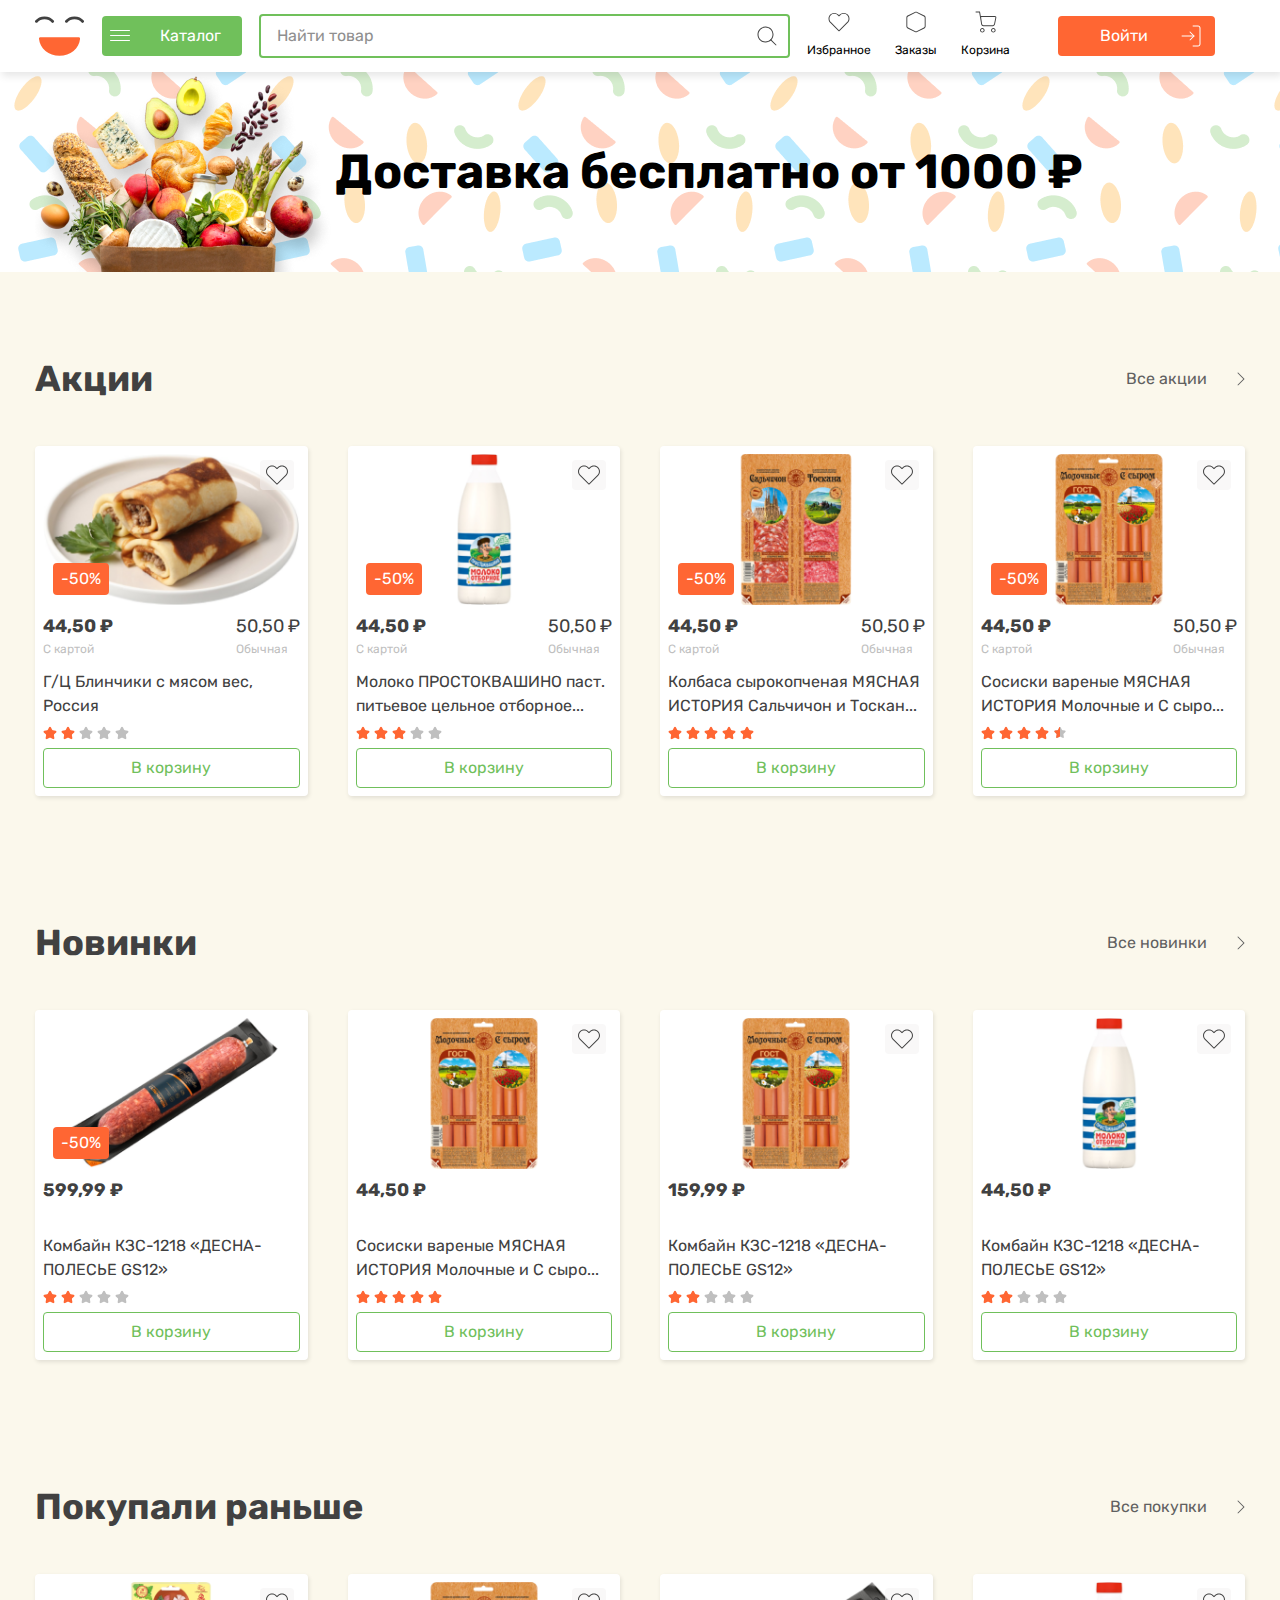
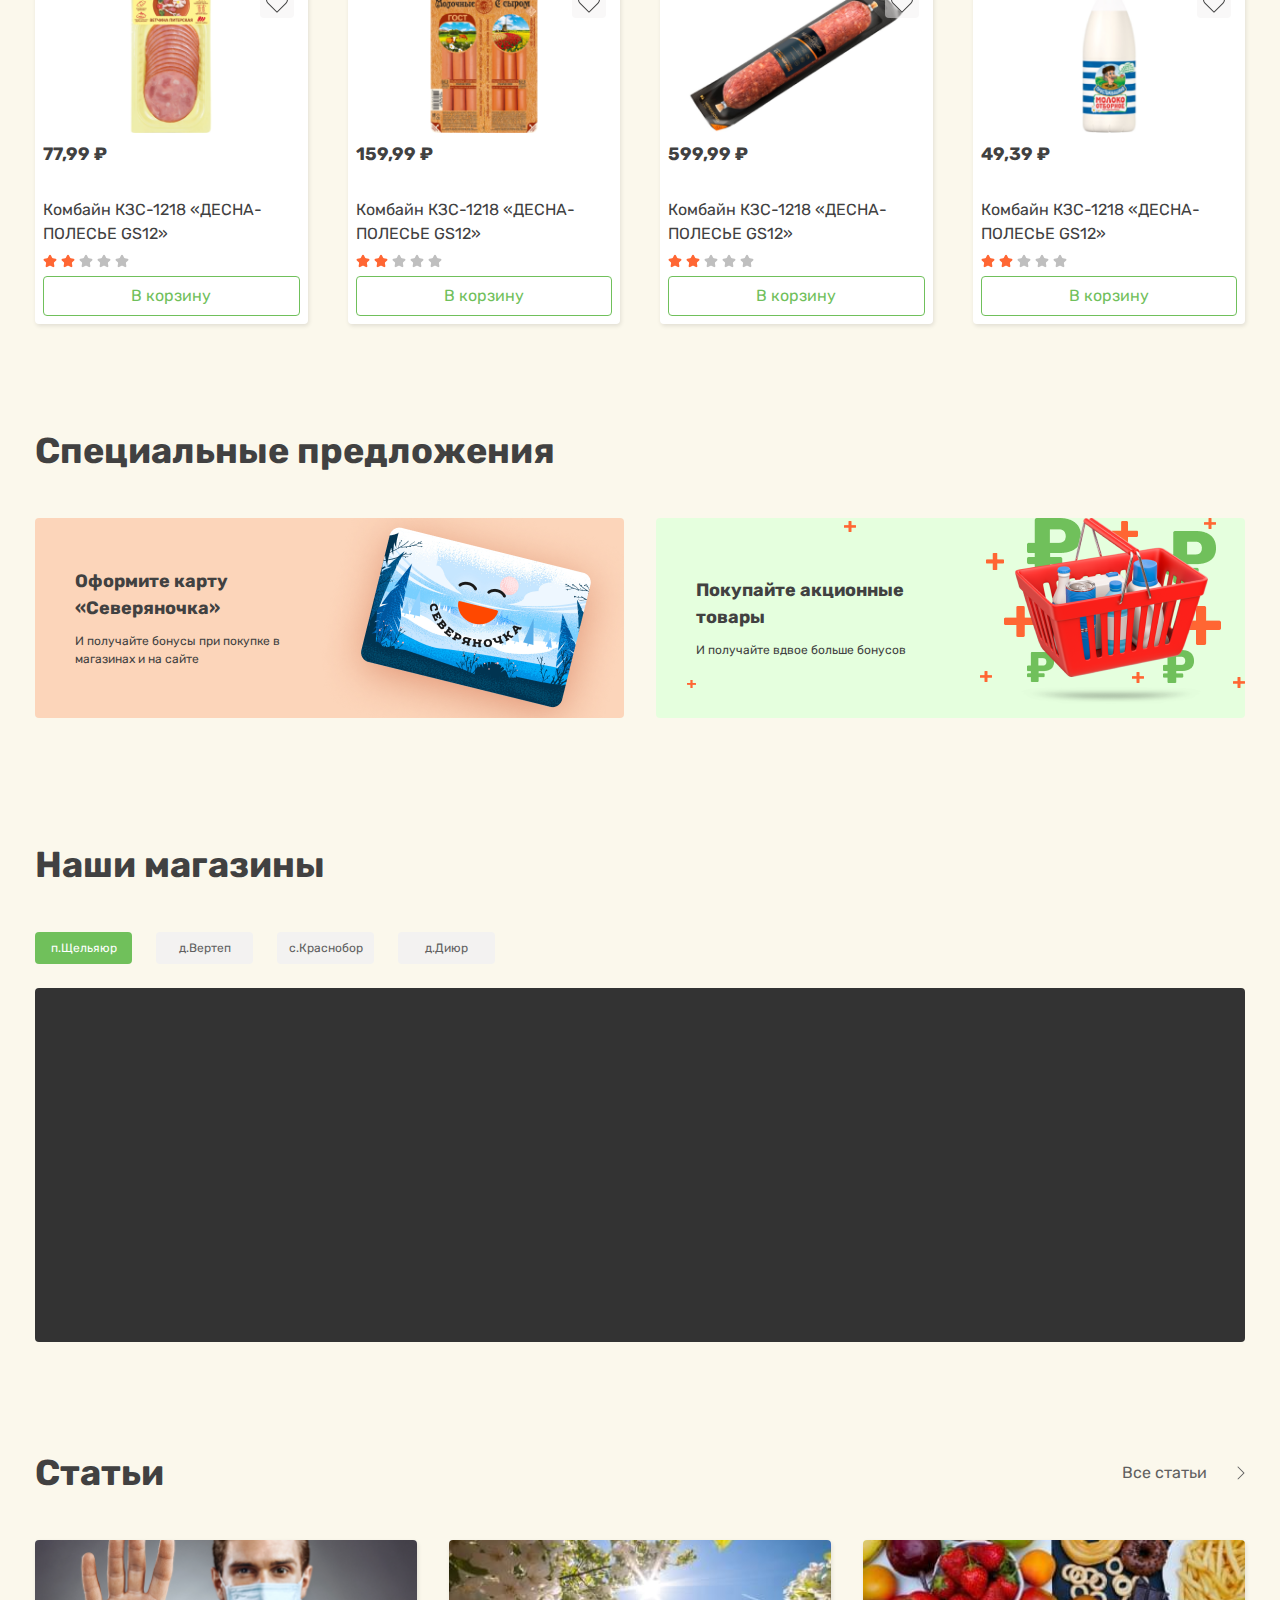
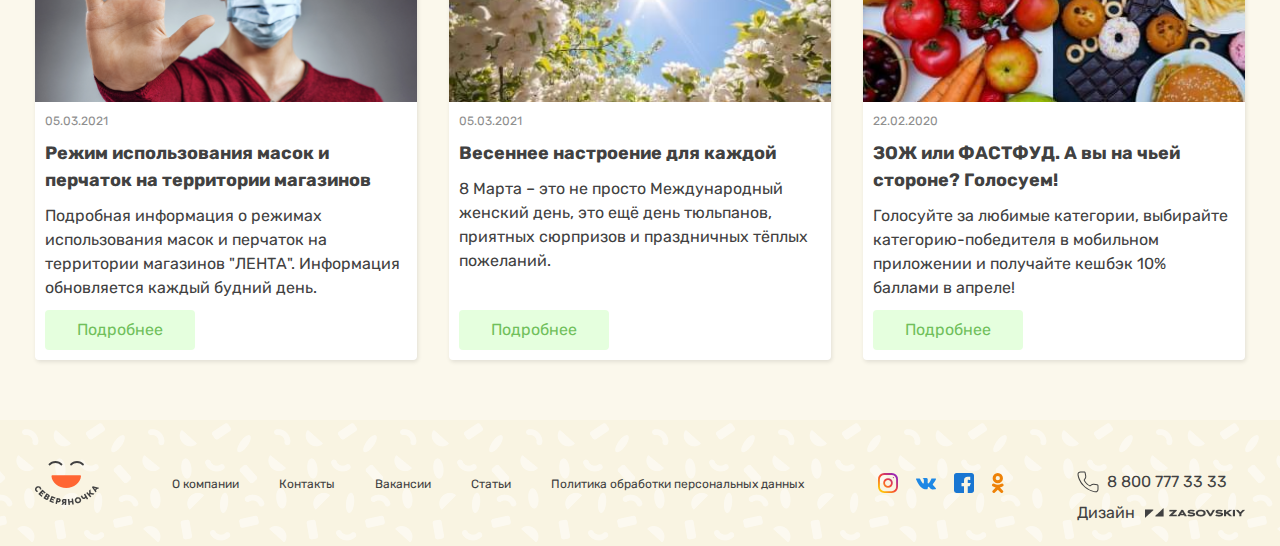
<file: index.html>
<!DOCTYPE html>
<html lang="ru">
  <head>
    <meta charset="UTF-8">
    <meta http-equiv="X-UA-Compatible" content="IE=edge">
    <meta name="viewport" content="width=device-width, initial-scale=1.0">
    <meta name="description" content="описание магазина">
    <meta name="keywords" content="ключевое-слово-1, ключевое-слово-2">
    <title>Главная | Северяночка</title>
    <link rel="preload" href="./fonts/Rubik-Bold.woff2" as="font">
    <link rel="preload" href="./fonts/Rubik-Regular.woff2" as="font">
    <link rel="shortcut icon" href="./images/favicon.ico">
    <link rel="stylesheet" href="./css/style.min.css">
    <script defer src="https://api-maps.yandex.ru/2.1/?apikey=8a668916-04d0-4f25-8d4a-b97888776387&amp;lang=ru_RU"></script>
    <script defer src="./js/main.min.js"></script>
  </head>
  <body>
    <aside class="mobile-menu">
      <div class="container mobile-menu__container">
        <div class="mobile-menu__row">
          <nav class="nav main-nav">
            <ul class="nav__list main-nav__list">
              <li class="nav__item nav-item main-nav-item"><a class="nav-item__link main-nav-item__link" href="./catalog.html"><svg class="nav-item__icon main-nav-item__icon" width="25" height="24" viewBox="0 0 25 24" fill="none" xmlns="http://www.w3.org/2000/svg">
<path fill-rule="evenodd" clip-rule="evenodd" d="M3 12C3 11.7239 3.22386 11.5 3.5 11.5H21.5C21.7761 11.5 22 11.7239 22 12C22 12.2761 21.7761 12.5 21.5 12.5H3.5C3.22386 12.5 3 12.2761 3 12Z" fill="#414141"/>
<path fill-rule="evenodd" clip-rule="evenodd" d="M3 6C3 5.72386 3.22386 5.5 3.5 5.5H21.5C21.7761 5.5 22 5.72386 22 6C22 6.27614 21.7761 6.5 21.5 6.5H3.5C3.22386 6.5 3 6.27614 3 6Z" fill="#414141"/>
<path fill-rule="evenodd" clip-rule="evenodd" d="M3 18C3 17.7239 3.22386 17.5 3.5 17.5H21.5C21.7761 17.5 22 17.7239 22 18C22 18.2761 21.7761 18.5 21.5 18.5H3.5C3.22386 18.5 3 18.2761 3 18Z" fill="#414141"/>
</svg><span class="nav-item__text main-nav-item__text">Каталог</span></a></li>
              <li class="nav__item nav-item main-nav-item"><a class="nav-item__link main-nav-item__link" href="./favourites.html"><svg class="nav-item__icon main-nav-item__icon" width="23" height="20" viewBox="0 0 23 20" fill="none" xmlns="http://www.w3.org/2000/svg">
<path fill-rule="evenodd" clip-rule="evenodd" d="M12.2046 2.25644C13.3299 1.13067 14.8564 0.498169 16.4482 0.498169C18.0399 0.498169 19.5664 1.13063 20.6916 2.25636C21.8174 3.38164 22.45 4.90829 22.45 6.49999C22.45 8.09174 21.8175 9.61826 20.6917 10.7435C20.6917 10.7436 20.6917 10.7435 20.6917 10.7435L11.8517 19.5835C11.6565 19.7788 11.3399 19.7788 11.1446 19.5835L2.30461 10.7435C-0.0390375 8.3999 -0.0390373 4.60009 2.30461 2.25644C4.64826 -0.0872086 8.44807 -0.0872087 10.7917 2.25644L11.4982 2.96289L12.2046 2.25644C12.2046 2.25641 12.2046 2.25647 12.2046 2.25644ZM16.4482 1.49817C15.1217 1.49817 13.8496 2.02528 12.9118 2.96346L11.8517 4.02355C11.758 4.11732 11.6308 4.16999 11.4982 4.16999C11.3656 4.16999 11.2384 4.11732 11.1446 4.02355L10.0846 2.96355C8.13149 1.01042 4.96484 1.01042 3.01172 2.96355C1.05859 4.91667 1.05859 8.08332 3.01172 10.0364L11.4982 18.5229L19.9846 10.0364C20.9228 9.09869 21.45 7.82648 21.45 6.49999C21.45 5.17351 20.9229 3.90138 19.9847 2.96363C19.0469 2.02544 17.7747 1.49817 16.4482 1.49817Z" fill="#414141"/>
</svg><span class="nav-item__text main-nav-item__text">Избранное</span><span class="nav-item__count main-nav-item__count favourite-link__count"></span></a></li>
              <li class="nav__item nav-item main-nav-item"><a class="nav-item__link main-nav-item__link" href="#"><svg class="nav-item__icon main-nav-item__icon" width="22" height="24" viewBox="0 0 22 24" fill="none" xmlns="http://www.w3.org/2000/svg">
<path fill-rule="evenodd" clip-rule="evenodd" d="M10.3325 1.89776C10.3324 1.89785 10.3327 1.89767 10.3325 1.89776L2.33366 5.89721L2.33255 5.89776C1.82288 6.15102 1.50045 6.67089 1.50005 7.24V16.7635C1.49608 17.3334 1.81541 17.8563 2.32416 18.113C2.32387 18.1129 2.32445 18.1132 2.32416 18.113L10.3237 22.1128C10.7462 22.3242 11.2438 22.3243 11.6663 22.1129L19.6664 18.1128L19.6675 18.1122C20.1773 17.8589 20.4997 17.3389 20.5 16.7697V7.24026C20.4997 6.67105 20.1773 6.15106 19.6675 5.89776L19.6664 5.89721L11.6675 1.89776C11.6674 1.89767 11.6677 1.89786 11.6675 1.89776C11.2474 1.6892 10.7527 1.68919 10.3325 1.89776ZM9.88755 1.00223C10.5883 0.654 11.4118 0.654 12.1125 1.00223L12.1137 1.00278L20.1125 5.00223C20.1124 5.00215 20.1127 5.00231 20.1125 5.00223C20.9618 5.42448 21.4995 6.29123 21.5 7.23973V16.77C21.4995 17.7184 20.9624 18.5852 20.1132 19.0074C20.113 19.0075 20.1134 19.0073 20.1132 19.0074L12.1138 23.0071C12.1138 23.0072 12.1138 23.0071 12.1138 23.0071C11.4097 23.3594 10.5806 23.3595 9.87644 23.0072C9.87639 23.0072 9.87649 23.0072 9.87644 23.0072L1.87644 19.0072L1.87506 19.0065C1.02685 18.5791 0.494133 17.708 0.500049 16.7584V7.24C0.500552 6.29154 1.03772 5.4248 1.88695 5.00253C1.88675 5.00263 1.88715 5.00243 1.88695 5.00253L9.88644 1.00278L9.88755 1.00223Z" fill="#414141"/>
</svg><span class="nav-item__text main-nav-item__text">Заказы</span></a></li>
              <li class="nav__item nav-item main-nav-item"><a class="nav-item__link main-nav-item__link basket-link" href="#"><svg class="nav-item__icon main-nav-item__icon" width="24" height="24" viewBox="0 0 24 24" fill="none" xmlns="http://www.w3.org/2000/svg">
<path fill-rule="evenodd" clip-rule="evenodd" d="M5.5 21C5.5 19.6193 6.61929 18.5 8 18.5C9.38071 18.5 10.5 19.6193 10.5 21C10.5 22.3807 9.38071 23.5 8 23.5C6.61929 23.5 5.5 22.3807 5.5 21ZM8 19.5C7.17157 19.5 6.5 20.1716 6.5 21C6.5 21.8284 7.17157 22.5 8 22.5C8.82843 22.5 9.5 21.8284 9.5 21C9.5 20.1716 8.82843 19.5 8 19.5Z" fill="#414141"/>
<path fill-rule="evenodd" clip-rule="evenodd" d="M17.5 21C17.5 19.6193 18.6193 18.5 20 18.5C21.3807 18.5 22.5 19.6193 22.5 21C22.5 22.3807 21.3807 23.5 20 23.5C18.6193 23.5 17.5 22.3807 17.5 21ZM20 19.5C19.1716 19.5 18.5 20.1716 18.5 21C18.5 21.8284 19.1716 22.5 20 22.5C20.8284 22.5 21.5 21.8284 21.5 21C21.5 20.1716 20.8284 19.5 20 19.5Z" fill="#414141"/>
<path fill-rule="evenodd" clip-rule="evenodd" d="M1 0.5C0.723858 0.5 0.5 0.723858 0.5 1C0.5 1.27614 0.723858 1.5 1 1.5H4.58051C5.33783 5.79147 6.10333 10.0643 6.74931 14.3709C6.93288 15.5947 7.98416 16.5 9.22165 16.5H19.3597C20.5514 16.5 21.5774 15.6588 21.8111 14.4903L23.2503 7.29417C23.436 6.36599 22.726 5.5 21.7795 5.5H7.16046C6.8575 5.5 6.57797 5.58901 6.34436 5.74093L5.49239 0.913107C5.45023 0.674179 5.24262 0.5 5 0.5H1ZM6.666 7.07417C6.62065 6.77187 6.85478 6.5 7.16046 6.5H21.7795C22.095 6.5 22.3316 6.78866 22.2698 7.09806L20.8305 14.2942C20.6903 14.9953 20.0747 15.5 19.3597 15.5H9.22165C8.47916 15.5 7.84839 14.9568 7.73825 14.2225L6.666 7.07417Z" fill="#414141"/>
</svg><span class="nav-item__text main-nav-item__text">Корзина</span><span class="nav-item__count main-nav-item__count basket-link__count basket-count"></span></a></li>
            </ul>
          </nav>
          <div class="profile header__profile unlogined">
            <button class="profile__login login-btn activate-popup" type="button" data-popup-selector=".popup-login"><span class="login-btn__text">Войти</span><svg width="24" height="24" viewBox="0 0 24 24" fill="none" xmlns="http://www.w3.org/2000/svg">
<path fill-rule="evenodd" clip-rule="evenodd" d="M13.5 2C13.5 1.72386 13.7239 1.5 14 1.5H19C20.3807 1.5 21.5 2.61929 21.5 4V20C21.5 21.3807 20.3807 22.5 19 22.5H14C13.7239 22.5 13.5 22.2761 13.5 22C13.5 21.7239 13.7239 21.5 14 21.5H19C19.8284 21.5 20.5 20.8284 20.5 20V4C20.5 3.17157 19.8284 2.5 19 2.5H14C13.7239 2.5 13.5 2.27614 13.5 2Z" fill="white"/>
<path fill-rule="evenodd" clip-rule="evenodd" d="M10.6464 7.64645C10.8417 7.45118 11.1583 7.45118 11.3536 7.64645L15.3536 11.6464C15.5488 11.8417 15.5488 12.1583 15.3536 12.3536L11.3536 16.3536C11.1583 16.5488 10.8417 16.5488 10.6464 16.3536C10.4512 16.1583 10.4512 15.8417 10.6464 15.6464L14.2929 12L10.6464 8.35355C10.4512 8.15829 10.4512 7.84171 10.6464 7.64645Z" fill="white"/>
<path fill-rule="evenodd" clip-rule="evenodd" d="M2.5 12C2.5 11.7239 2.72386 11.5 3 11.5H15C15.2761 11.5 15.5 11.7239 15.5 12C15.5 12.2761 15.2761 12.5 15 12.5H3C2.72386 12.5 2.5 12.2761 2.5 12Z" fill="white"/>
</svg>
            </button>
          </div>
        </div>
      </div>
    </aside>
    <header class="header">
      <div class="header__top">
        <div class="container header__container">
          <div class="header__row"><a class="logo header__logo">
              <picture>
                <source srcset="./images/logo-mobile.svg" media="(max-width: 1360px )"><img class="logo__img" src="./images/logo.svg" alt="logo">
              </picture></a>
            <button class="catalog-activate header__catalog-activate" type="button"><span class="burger catalog-activate__burger"></span><span class="catalog-activate__text">Каталог</span></button>
            <div class="search header__search">
              <input class="search__input" type="text" placeholder="Найти товар">
              <button class="search__icon" type="button"><svg width="24" height="24" viewBox="0 0 24 24" fill="none" xmlns="http://www.w3.org/2000/svg">
<path fill-rule="evenodd" clip-rule="evenodd" d="M2.5 10.5C2.5 6.08172 6.08172 2.5 10.5 2.5C14.9183 2.5 18.5 6.08172 18.5 10.5C18.5 14.9183 14.9183 18.5 10.5 18.5C6.08172 18.5 2.5 14.9183 2.5 10.5ZM10.5 3.5C6.63401 3.5 3.5 6.63401 3.5 10.5C3.5 14.366 6.63401 17.5 10.5 17.5C14.366 17.5 17.5 14.366 17.5 10.5C17.5 6.63401 14.366 3.5 10.5 3.5Z" fill="#414141"/>
<path fill-rule="evenodd" clip-rule="evenodd" d="M15.4463 15.4464C15.6415 15.2512 15.9581 15.2512 16.1534 15.4464L21.3534 20.6464C21.5486 20.8417 21.5486 21.1583 21.3534 21.3535C21.1581 21.5488 20.8415 21.5488 20.6463 21.3535L15.4463 16.1535C15.251 15.9583 15.251 15.6417 15.4463 15.4464Z" fill="#414141"/>
</svg>
              </button>
              <ul class="search__live-list live-list"></ul>
            </div>
            <nav class="nav main-nav">
              <ul class="nav__list main-nav__list">
                <li class="nav__item nav-item main-nav-item"><a class="nav-item__link main-nav-item__link favourite-link" href="./favourites.html"><svg class="nav-item__icon main-nav-item__icon" width="23" height="20" viewBox="0 0 23 20" fill="none" xmlns="http://www.w3.org/2000/svg">
<path fill-rule="evenodd" clip-rule="evenodd" d="M12.2046 2.25644C13.3299 1.13067 14.8564 0.498169 16.4482 0.498169C18.0399 0.498169 19.5664 1.13063 20.6916 2.25636C21.8174 3.38164 22.45 4.90829 22.45 6.49999C22.45 8.09174 21.8175 9.61826 20.6917 10.7435C20.6917 10.7436 20.6917 10.7435 20.6917 10.7435L11.8517 19.5835C11.6565 19.7788 11.3399 19.7788 11.1446 19.5835L2.30461 10.7435C-0.0390375 8.3999 -0.0390373 4.60009 2.30461 2.25644C4.64826 -0.0872086 8.44807 -0.0872087 10.7917 2.25644L11.4982 2.96289L12.2046 2.25644C12.2046 2.25641 12.2046 2.25647 12.2046 2.25644ZM16.4482 1.49817C15.1217 1.49817 13.8496 2.02528 12.9118 2.96346L11.8517 4.02355C11.758 4.11732 11.6308 4.16999 11.4982 4.16999C11.3656 4.16999 11.2384 4.11732 11.1446 4.02355L10.0846 2.96355C8.13149 1.01042 4.96484 1.01042 3.01172 2.96355C1.05859 4.91667 1.05859 8.08332 3.01172 10.0364L11.4982 18.5229L19.9846 10.0364C20.9228 9.09869 21.45 7.82648 21.45 6.49999C21.45 5.17351 20.9229 3.90138 19.9847 2.96363C19.0469 2.02544 17.7747 1.49817 16.4482 1.49817Z" fill="#414141"/>
</svg><span class="nav-item__text main-nav-item__text">Избранное</span><span class="nav-item__count main-nav-item__count favourite-link__count"></span></a></li>
                <li class="nav__item nav-item main-nav-item"><a class="nav-item__link main-nav-item__link" href="#"><svg class="nav-item__icon main-nav-item__icon" width="22" height="24" viewBox="0 0 22 24" fill="none" xmlns="http://www.w3.org/2000/svg">
<path fill-rule="evenodd" clip-rule="evenodd" d="M10.3325 1.89776C10.3324 1.89785 10.3327 1.89767 10.3325 1.89776L2.33366 5.89721L2.33255 5.89776C1.82288 6.15102 1.50045 6.67089 1.50005 7.24V16.7635C1.49608 17.3334 1.81541 17.8563 2.32416 18.113C2.32387 18.1129 2.32445 18.1132 2.32416 18.113L10.3237 22.1128C10.7462 22.3242 11.2438 22.3243 11.6663 22.1129L19.6664 18.1128L19.6675 18.1122C20.1773 17.8589 20.4997 17.3389 20.5 16.7697V7.24026C20.4997 6.67105 20.1773 6.15106 19.6675 5.89776L19.6664 5.89721L11.6675 1.89776C11.6674 1.89767 11.6677 1.89786 11.6675 1.89776C11.2474 1.6892 10.7527 1.68919 10.3325 1.89776ZM9.88755 1.00223C10.5883 0.654 11.4118 0.654 12.1125 1.00223L12.1137 1.00278L20.1125 5.00223C20.1124 5.00215 20.1127 5.00231 20.1125 5.00223C20.9618 5.42448 21.4995 6.29123 21.5 7.23973V16.77C21.4995 17.7184 20.9624 18.5852 20.1132 19.0074C20.113 19.0075 20.1134 19.0073 20.1132 19.0074L12.1138 23.0071C12.1138 23.0072 12.1138 23.0071 12.1138 23.0071C11.4097 23.3594 10.5806 23.3595 9.87644 23.0072C9.87639 23.0072 9.87649 23.0072 9.87644 23.0072L1.87644 19.0072L1.87506 19.0065C1.02685 18.5791 0.494133 17.708 0.500049 16.7584V7.24C0.500552 6.29154 1.03772 5.4248 1.88695 5.00253C1.88675 5.00263 1.88715 5.00243 1.88695 5.00253L9.88644 1.00278L9.88755 1.00223Z" fill="#414141"/>
</svg><span class="nav-item__text main-nav-item__text">Заказы</span></a></li>
                <li class="nav__item nav-item main-nav-item"><a class="nav-item__link main-nav-item__link basket-link" href="./basket.html"><svg class="nav-item__icon main-nav-item__icon" width="24" height="24" viewBox="0 0 24 24" fill="none" xmlns="http://www.w3.org/2000/svg">
<path fill-rule="evenodd" clip-rule="evenodd" d="M5.5 21C5.5 19.6193 6.61929 18.5 8 18.5C9.38071 18.5 10.5 19.6193 10.5 21C10.5 22.3807 9.38071 23.5 8 23.5C6.61929 23.5 5.5 22.3807 5.5 21ZM8 19.5C7.17157 19.5 6.5 20.1716 6.5 21C6.5 21.8284 7.17157 22.5 8 22.5C8.82843 22.5 9.5 21.8284 9.5 21C9.5 20.1716 8.82843 19.5 8 19.5Z" fill="#414141"/>
<path fill-rule="evenodd" clip-rule="evenodd" d="M17.5 21C17.5 19.6193 18.6193 18.5 20 18.5C21.3807 18.5 22.5 19.6193 22.5 21C22.5 22.3807 21.3807 23.5 20 23.5C18.6193 23.5 17.5 22.3807 17.5 21ZM20 19.5C19.1716 19.5 18.5 20.1716 18.5 21C18.5 21.8284 19.1716 22.5 20 22.5C20.8284 22.5 21.5 21.8284 21.5 21C21.5 20.1716 20.8284 19.5 20 19.5Z" fill="#414141"/>
<path fill-rule="evenodd" clip-rule="evenodd" d="M1 0.5C0.723858 0.5 0.5 0.723858 0.5 1C0.5 1.27614 0.723858 1.5 1 1.5H4.58051C5.33783 5.79147 6.10333 10.0643 6.74931 14.3709C6.93288 15.5947 7.98416 16.5 9.22165 16.5H19.3597C20.5514 16.5 21.5774 15.6588 21.8111 14.4903L23.2503 7.29417C23.436 6.36599 22.726 5.5 21.7795 5.5H7.16046C6.8575 5.5 6.57797 5.58901 6.34436 5.74093L5.49239 0.913107C5.45023 0.674179 5.24262 0.5 5 0.5H1ZM6.666 7.07417C6.62065 6.77187 6.85478 6.5 7.16046 6.5H21.7795C22.095 6.5 22.3316 6.78866 22.2698 7.09806L20.8305 14.2942C20.6903 14.9953 20.0747 15.5 19.3597 15.5H9.22165C8.47916 15.5 7.84839 14.9568 7.73825 14.2225L6.666 7.07417Z" fill="#414141"/>
</svg><span class="nav-item__text main-nav-item__text">Корзина</span><span class="nav-item__count main-nav-item__count basket-link__count basket-count"></span></a></li>
              </ul>
            </nav>
            <div class="profile header__profile unlogined">
              <button class="profile__login login-btn activate-popup" type="button" data-popup-selector=".popup-login"><span class="login-btn__text">Войти</span><svg width="24" height="24" viewBox="0 0 24 24" fill="none" xmlns="http://www.w3.org/2000/svg">
<path fill-rule="evenodd" clip-rule="evenodd" d="M13.5 2C13.5 1.72386 13.7239 1.5 14 1.5H19C20.3807 1.5 21.5 2.61929 21.5 4V20C21.5 21.3807 20.3807 22.5 19 22.5H14C13.7239 22.5 13.5 22.2761 13.5 22C13.5 21.7239 13.7239 21.5 14 21.5H19C19.8284 21.5 20.5 20.8284 20.5 20V4C20.5 3.17157 19.8284 2.5 19 2.5H14C13.7239 2.5 13.5 2.27614 13.5 2Z" fill="white"/>
<path fill-rule="evenodd" clip-rule="evenodd" d="M10.6464 7.64645C10.8417 7.45118 11.1583 7.45118 11.3536 7.64645L15.3536 11.6464C15.5488 11.8417 15.5488 12.1583 15.3536 12.3536L11.3536 16.3536C11.1583 16.5488 10.8417 16.5488 10.6464 16.3536C10.4512 16.1583 10.4512 15.8417 10.6464 15.6464L14.2929 12L10.6464 8.35355C10.4512 8.15829 10.4512 7.84171 10.6464 7.64645Z" fill="white"/>
<path fill-rule="evenodd" clip-rule="evenodd" d="M2.5 12C2.5 11.7239 2.72386 11.5 3 11.5H15C15.2761 11.5 15.5 11.7239 15.5 12C15.5 12.2761 15.2761 12.5 15 12.5H3C2.72386 12.5 2.5 12.2761 2.5 12Z" fill="white"/>
</svg>
              </button>
            </div>
          </div>
        </div>
      </div>
      <div class="header__bottom">
        <div class="catalog header__catalog">
          <div class="container catalog__container">
            <div class="catalog__row">
              <ul class="catalog-list catalog__list">
                <li class="catalog-list__item"><a class="catalog-list__link" href="./category.html">Молоко, сыр, яйцо</a></li>
                <li class="catalog-list__item"><a class="catalog-list__link" href="./category.html">Хлеб</a></li>
                <li class="catalog-list__item"><a class="catalog-list__link" href="./category.html">Фрукты и овощи</a></li>
                <li class="catalog-list__item"><a class="catalog-list__link" href="./category.html">Замороженные продукты</a></li>
              </ul>
              <ul class="catalog-list catalog__list">
                <li class="catalog-list__item"><a class="catalog-list__link" href="./category.html">Напитки</a></li>
                <li class="catalog-list__item"><a class="catalog-list__link" href="./category.html">Кондитерские изделия</a></li>
                <li class="catalog-list__item"><a class="catalog-list__link" href="./category.html">Чай, кофе</a></li>
              </ul>
              <ul class="catalog-list catalog__list">
                <li class="catalog-list__item"><a class="catalog-list__link" href="./category.html">Бакалея</a></li>
                <li class="catalog-list__item"><a class="catalog-list__link" href="./category.html">Здоровое питание</a></li>
                <li class="catalog-list__item"><a class="catalog-list__link" href="./category.html">Зоотовары</a></li>
              </ul>
              <ul class="catalog-list catalog__list">
                <li class="catalog-list__item"><a class="catalog-list__link" href="./category.html">Непродовольственные товары</a></li>
                <li class="catalog-list__item"><a class="catalog-list__link" href="./category.html">Детское питание</a></li>
                <li class="catalog-list__item"><a class="catalog-list__link" href="./category.html">Мясо, птица, колбаса</a></li>
              </ul>
            </div>
          </div>
        </div>
      </div>
    </header>
    <section class="banner">
      <h2 class="hidden section-title shop__title">Товары</h2><img class="pattern banner__bg-image" src="./images/pattern-1.png" alt="" aria-hidden>
      <div class="container banner__container">
        <div class="banner__row">
          <div class="banner__image"><img src="./images/products.png" alt="products"></div>
          <div class="banner__text">Доставка бесплатно от 1000 ₽</div>
        </div>
      </div>
    </section>
    <main class="main">
      <section class="shop">
        <h2 class="hidden section-title shop__title">Товары</h2>
        <div class="container shop__container">
          <div class="shop__row">
            <div class="shop__line shop-line">
              <div class="shop-line__top top-title-block">
                <h3 class="shop-line__title top-title">Акции</h3><a class="shop-line__link top-more" href="#">
                   Все акции<svg class="top-more__icon shop-line__link-icon" width="8" height="14" viewBox="0 0 8 14" fill="none" xmlns="http://www.w3.org/2000/svg">
<path fill-rule="evenodd" clip-rule="evenodd" d="M0.646447 0.646447C0.841709 0.451184 1.15829 0.451184 1.35355 0.646447L7.35355 6.64645C7.54882 6.84171 7.54882 7.15829 7.35355 7.35355L1.35355 13.3536C1.15829 13.5488 0.841709 13.5488 0.646447 13.3536C0.451184 13.1583 0.451184 12.8417 0.646447 12.6464L6.29289 7L0.646447 1.35355C0.451184 1.15829 0.451184 0.841709 0.646447 0.646447Z" fill="#606060"/>
</svg></a>
              </div>
              <div class="shop-line__content">
                <div class="shop-line__card shop-card shop-item">
                  <div class="shop-card__content"><a class="shop-card__link" href="./product.html" aria-label="карточка товара">
                      <div class="shop-card__image"><img src="./images/product-1.png" alt="product">
                        <div class="product-discount shop-card__discount">-50%</div>
                      </div>
                      <div class="shop-card__description">
                        <div class="shop-card__top">
                          <p class="shop-card__small-price price small-price">44,50 ₽<span class="price__text">С картой</span></p>
                          <p class="shop-card__big-price price big-price">50,50 ₽<span class="price__text">Обычная</span></p>
                        </div>
                        <div class="shop-card__bottom">
                          <p class="shop-card__about">Г/Ц Блинчики с мясом вес, Россия</p>
                          <div class="shop-card__raiting raiting"><svg class="raiting__star star star-filled" width="14" height="13" viewBox="0 0 14 13" fill="none" xmlns="http://www.w3.org/2000/svg">
<path d="M6.10326 0.816985C6.47008 0.0737389 7.52992 0.0737404 7.89674 0.816986L9.11847 3.29249C9.26413 3.58763 9.5457 3.7922 9.87141 3.83953L12.6033 4.2365C13.4235 4.35568 13.751 5.36365 13.1575 5.94219L11.1807 7.8691C10.945 8.09884 10.8375 8.42984 10.8931 8.75423L11.3598 11.4751C11.4999 12.292 10.6424 12.9149 9.90881 12.5293L7.46534 11.2446C7.17402 11.0915 6.82598 11.0915 6.53466 11.2446L4.09119 12.5293C3.35756 12.9149 2.50013 12.292 2.64024 11.4751L3.1069 8.75423C3.16254 8.42984 3.05499 8.09884 2.81931 7.8691L0.842496 5.94219C0.248979 5.36365 0.576491 4.35568 1.39671 4.2365L4.12859 3.83953C4.4543 3.7922 4.73587 3.58763 4.88153 3.29249L6.10326 0.816985Z" fill="#BFBFBF"/>
</svg><svg class="raiting__star star star-filled" width="14" height="13" viewBox="0 0 14 13" fill="none" xmlns="http://www.w3.org/2000/svg">
<path d="M6.10326 0.816985C6.47008 0.0737389 7.52992 0.0737404 7.89674 0.816986L9.11847 3.29249C9.26413 3.58763 9.5457 3.7922 9.87141 3.83953L12.6033 4.2365C13.4235 4.35568 13.751 5.36365 13.1575 5.94219L11.1807 7.8691C10.945 8.09884 10.8375 8.42984 10.8931 8.75423L11.3598 11.4751C11.4999 12.292 10.6424 12.9149 9.90881 12.5293L7.46534 11.2446C7.17402 11.0915 6.82598 11.0915 6.53466 11.2446L4.09119 12.5293C3.35756 12.9149 2.50013 12.292 2.64024 11.4751L3.1069 8.75423C3.16254 8.42984 3.05499 8.09884 2.81931 7.8691L0.842496 5.94219C0.248979 5.36365 0.576491 4.35568 1.39671 4.2365L4.12859 3.83953C4.4543 3.7922 4.73587 3.58763 4.88153 3.29249L6.10326 0.816985Z" fill="#BFBFBF"/>
</svg><svg class="raiting__star star" width="14" height="13" viewBox="0 0 14 13" fill="none" xmlns="http://www.w3.org/2000/svg">
<path d="M6.10326 0.816985C6.47008 0.0737389 7.52992 0.0737404 7.89674 0.816986L9.11847 3.29249C9.26413 3.58763 9.5457 3.7922 9.87141 3.83953L12.6033 4.2365C13.4235 4.35568 13.751 5.36365 13.1575 5.94219L11.1807 7.8691C10.945 8.09884 10.8375 8.42984 10.8931 8.75423L11.3598 11.4751C11.4999 12.292 10.6424 12.9149 9.90881 12.5293L7.46534 11.2446C7.17402 11.0915 6.82598 11.0915 6.53466 11.2446L4.09119 12.5293C3.35756 12.9149 2.50013 12.292 2.64024 11.4751L3.1069 8.75423C3.16254 8.42984 3.05499 8.09884 2.81931 7.8691L0.842496 5.94219C0.248979 5.36365 0.576491 4.35568 1.39671 4.2365L4.12859 3.83953C4.4543 3.7922 4.73587 3.58763 4.88153 3.29249L6.10326 0.816985Z" fill="#BFBFBF"/>
</svg><svg class="raiting__star star" width="14" height="13" viewBox="0 0 14 13" fill="none" xmlns="http://www.w3.org/2000/svg">
<path d="M6.10326 0.816985C6.47008 0.0737389 7.52992 0.0737404 7.89674 0.816986L9.11847 3.29249C9.26413 3.58763 9.5457 3.7922 9.87141 3.83953L12.6033 4.2365C13.4235 4.35568 13.751 5.36365 13.1575 5.94219L11.1807 7.8691C10.945 8.09884 10.8375 8.42984 10.8931 8.75423L11.3598 11.4751C11.4999 12.292 10.6424 12.9149 9.90881 12.5293L7.46534 11.2446C7.17402 11.0915 6.82598 11.0915 6.53466 11.2446L4.09119 12.5293C3.35756 12.9149 2.50013 12.292 2.64024 11.4751L3.1069 8.75423C3.16254 8.42984 3.05499 8.09884 2.81931 7.8691L0.842496 5.94219C0.248979 5.36365 0.576491 4.35568 1.39671 4.2365L4.12859 3.83953C4.4543 3.7922 4.73587 3.58763 4.88153 3.29249L6.10326 0.816985Z" fill="#BFBFBF"/>
</svg><svg class="raiting__star star" width="14" height="13" viewBox="0 0 14 13" fill="none" xmlns="http://www.w3.org/2000/svg">
<path d="M6.10326 0.816985C6.47008 0.0737389 7.52992 0.0737404 7.89674 0.816986L9.11847 3.29249C9.26413 3.58763 9.5457 3.7922 9.87141 3.83953L12.6033 4.2365C13.4235 4.35568 13.751 5.36365 13.1575 5.94219L11.1807 7.8691C10.945 8.09884 10.8375 8.42984 10.8931 8.75423L11.3598 11.4751C11.4999 12.292 10.6424 12.9149 9.90881 12.5293L7.46534 11.2446C7.17402 11.0915 6.82598 11.0915 6.53466 11.2446L4.09119 12.5293C3.35756 12.9149 2.50013 12.292 2.64024 11.4751L3.1069 8.75423C3.16254 8.42984 3.05499 8.09884 2.81931 7.8691L0.842496 5.94219C0.248979 5.36365 0.576491 4.35568 1.39671 4.2365L4.12859 3.83953C4.4543 3.7922 4.73587 3.58763 4.88153 3.29249L6.10326 0.816985Z" fill="#BFBFBF"/>
</svg>
                          </div>
                        </div>
                      </div></a>
                    <button class="shop-card__favourite to-favourite" type="button"><svg class="to-favourite__icon" width="22" height="20" viewBox="0 0 22 20" fill="none" xmlns="http://www.w3.org/2000/svg">
<path fill-rule="evenodd" clip-rule="evenodd" d="M11.7046 2.25644C12.8299 1.13067 14.3564 0.498169 15.9482 0.498169C17.5399 0.498169 19.0664 1.13063 20.1916 2.25636C21.3174 3.38164 21.95 4.90829 21.95 6.49999C21.95 8.09174 21.3175 9.61826 20.1917 10.7435C20.1917 10.7436 20.1917 10.7435 20.1917 10.7435L11.3517 19.5835C11.1565 19.7788 10.8399 19.7788 10.6446 19.5835L1.80461 10.7435C-0.539037 8.3999 -0.539037 4.60009 1.80461 2.25644C4.14826 -0.0872086 7.94807 -0.0872087 10.2917 2.25644L10.9982 2.96289L11.7046 2.25644C11.7046 2.25641 11.7046 2.25647 11.7046 2.25644ZM15.9482 1.49817C14.6217 1.49817 13.3496 2.02528 12.4118 2.96346L11.3517 4.02355C11.258 4.11732 11.1308 4.16999 10.9982 4.16999C10.8656 4.16999 10.7384 4.11732 10.6446 4.02355L9.58461 2.96355C7.63149 1.01042 4.46484 1.01042 2.51172 2.96355C0.558594 4.91667 0.558594 8.08332 2.51172 10.0364L10.9982 18.5229L19.4846 10.0364C20.4228 9.09869 20.95 7.82648 20.95 6.49999C20.95 5.17351 20.4229 3.90138 19.4847 2.96363C18.5469 2.02544 17.2747 1.49817 15.9482 1.49817Z" fill="#414141"/>
</svg>
                    </button>
                    <button class="shop-card__to-basket to-basket-btn" type="button">В корзину</button>
                    <div class="shop-card__manipulate-with-basket manipulate-with-basket">
                      <button class="manipulate-with-basket__decrease basket-decrease"><svg width="24" height="24" viewBox="0 0 24 24" fill="none" xmlns="http://www.w3.org/2000/svg">
<path fill-rule="evenodd" clip-rule="evenodd" d="M4.5 12C4.5 11.7239 4.72386 11.5 5 11.5H19C19.2761 11.5 19.5 11.7239 19.5 12C19.5 12.2761 19.2761 12.5 19 12.5H5C4.72386 12.5 4.5 12.2761 4.5 12Z" fill="white"/>
</svg>
                      </button><span class="manipulate-with-basket__count"></span>
                      <button class="manipulate-with-basket__update basket-update"><svg width="24" height="24" viewBox="0 0 24 24" fill="none" xmlns="http://www.w3.org/2000/svg">
<path fill-rule="evenodd" clip-rule="evenodd" d="M12 4.5C12.2761 4.5 12.5 4.72386 12.5 5V19C12.5 19.2761 12.2761 19.5 12 19.5C11.7239 19.5 11.5 19.2761 11.5 19V5C11.5 4.72386 11.7239 4.5 12 4.5Z" fill="white"/>
<path fill-rule="evenodd" clip-rule="evenodd" d="M4.5 12C4.5 11.7239 4.72386 11.5 5 11.5H19C19.2761 11.5 19.5 11.7239 19.5 12C19.5 12.2761 19.2761 12.5 19 12.5H5C4.72386 12.5 4.5 12.2761 4.5 12Z" fill="white"/>
</svg>
                      </button>
                    </div>
                  </div>
                </div>
                <div class="shop-line__card shop-card shop-item">
                  <div class="shop-card__content"><a class="shop-card__link" href="./product.html" aria-label="карточка товара">
                      <div class="shop-card__image"><img src="./images/product-2.png" alt="product">
                        <div class="product-discount shop-card__discount">-50%</div>
                      </div>
                      <div class="shop-card__description">
                        <div class="shop-card__top">
                          <p class="shop-card__small-price price small-price">44,50 ₽<span class="price__text">С картой</span></p>
                          <p class="shop-card__big-price price big-price">50,50 ₽<span class="price__text">Обычная</span></p>
                        </div>
                        <div class="shop-card__bottom">
                          <p class="shop-card__about">Молоко ПРОСТОКВАШИНО паст. питьевое цельное отборное...</p>
                          <div class="shop-card__raiting raiting"><svg class="raiting__star star star-filled" width="14" height="13" viewBox="0 0 14 13" fill="none" xmlns="http://www.w3.org/2000/svg">
<path d="M6.10326 0.816985C6.47008 0.0737389 7.52992 0.0737404 7.89674 0.816986L9.11847 3.29249C9.26413 3.58763 9.5457 3.7922 9.87141 3.83953L12.6033 4.2365C13.4235 4.35568 13.751 5.36365 13.1575 5.94219L11.1807 7.8691C10.945 8.09884 10.8375 8.42984 10.8931 8.75423L11.3598 11.4751C11.4999 12.292 10.6424 12.9149 9.90881 12.5293L7.46534 11.2446C7.17402 11.0915 6.82598 11.0915 6.53466 11.2446L4.09119 12.5293C3.35756 12.9149 2.50013 12.292 2.64024 11.4751L3.1069 8.75423C3.16254 8.42984 3.05499 8.09884 2.81931 7.8691L0.842496 5.94219C0.248979 5.36365 0.576491 4.35568 1.39671 4.2365L4.12859 3.83953C4.4543 3.7922 4.73587 3.58763 4.88153 3.29249L6.10326 0.816985Z" fill="#BFBFBF"/>
</svg><svg class="raiting__star star star-filled" width="14" height="13" viewBox="0 0 14 13" fill="none" xmlns="http://www.w3.org/2000/svg">
<path d="M6.10326 0.816985C6.47008 0.0737389 7.52992 0.0737404 7.89674 0.816986L9.11847 3.29249C9.26413 3.58763 9.5457 3.7922 9.87141 3.83953L12.6033 4.2365C13.4235 4.35568 13.751 5.36365 13.1575 5.94219L11.1807 7.8691C10.945 8.09884 10.8375 8.42984 10.8931 8.75423L11.3598 11.4751C11.4999 12.292 10.6424 12.9149 9.90881 12.5293L7.46534 11.2446C7.17402 11.0915 6.82598 11.0915 6.53466 11.2446L4.09119 12.5293C3.35756 12.9149 2.50013 12.292 2.64024 11.4751L3.1069 8.75423C3.16254 8.42984 3.05499 8.09884 2.81931 7.8691L0.842496 5.94219C0.248979 5.36365 0.576491 4.35568 1.39671 4.2365L4.12859 3.83953C4.4543 3.7922 4.73587 3.58763 4.88153 3.29249L6.10326 0.816985Z" fill="#BFBFBF"/>
</svg><svg class="raiting__star star star-filled" width="14" height="13" viewBox="0 0 14 13" fill="none" xmlns="http://www.w3.org/2000/svg">
<path d="M6.10326 0.816985C6.47008 0.0737389 7.52992 0.0737404 7.89674 0.816986L9.11847 3.29249C9.26413 3.58763 9.5457 3.7922 9.87141 3.83953L12.6033 4.2365C13.4235 4.35568 13.751 5.36365 13.1575 5.94219L11.1807 7.8691C10.945 8.09884 10.8375 8.42984 10.8931 8.75423L11.3598 11.4751C11.4999 12.292 10.6424 12.9149 9.90881 12.5293L7.46534 11.2446C7.17402 11.0915 6.82598 11.0915 6.53466 11.2446L4.09119 12.5293C3.35756 12.9149 2.50013 12.292 2.64024 11.4751L3.1069 8.75423C3.16254 8.42984 3.05499 8.09884 2.81931 7.8691L0.842496 5.94219C0.248979 5.36365 0.576491 4.35568 1.39671 4.2365L4.12859 3.83953C4.4543 3.7922 4.73587 3.58763 4.88153 3.29249L6.10326 0.816985Z" fill="#BFBFBF"/>
</svg><svg class="raiting__star star" width="14" height="13" viewBox="0 0 14 13" fill="none" xmlns="http://www.w3.org/2000/svg">
<path d="M6.10326 0.816985C6.47008 0.0737389 7.52992 0.0737404 7.89674 0.816986L9.11847 3.29249C9.26413 3.58763 9.5457 3.7922 9.87141 3.83953L12.6033 4.2365C13.4235 4.35568 13.751 5.36365 13.1575 5.94219L11.1807 7.8691C10.945 8.09884 10.8375 8.42984 10.8931 8.75423L11.3598 11.4751C11.4999 12.292 10.6424 12.9149 9.90881 12.5293L7.46534 11.2446C7.17402 11.0915 6.82598 11.0915 6.53466 11.2446L4.09119 12.5293C3.35756 12.9149 2.50013 12.292 2.64024 11.4751L3.1069 8.75423C3.16254 8.42984 3.05499 8.09884 2.81931 7.8691L0.842496 5.94219C0.248979 5.36365 0.576491 4.35568 1.39671 4.2365L4.12859 3.83953C4.4543 3.7922 4.73587 3.58763 4.88153 3.29249L6.10326 0.816985Z" fill="#BFBFBF"/>
</svg><svg class="raiting__star star" width="14" height="13" viewBox="0 0 14 13" fill="none" xmlns="http://www.w3.org/2000/svg">
<path d="M6.10326 0.816985C6.47008 0.0737389 7.52992 0.0737404 7.89674 0.816986L9.11847 3.29249C9.26413 3.58763 9.5457 3.7922 9.87141 3.83953L12.6033 4.2365C13.4235 4.35568 13.751 5.36365 13.1575 5.94219L11.1807 7.8691C10.945 8.09884 10.8375 8.42984 10.8931 8.75423L11.3598 11.4751C11.4999 12.292 10.6424 12.9149 9.90881 12.5293L7.46534 11.2446C7.17402 11.0915 6.82598 11.0915 6.53466 11.2446L4.09119 12.5293C3.35756 12.9149 2.50013 12.292 2.64024 11.4751L3.1069 8.75423C3.16254 8.42984 3.05499 8.09884 2.81931 7.8691L0.842496 5.94219C0.248979 5.36365 0.576491 4.35568 1.39671 4.2365L4.12859 3.83953C4.4543 3.7922 4.73587 3.58763 4.88153 3.29249L6.10326 0.816985Z" fill="#BFBFBF"/>
</svg>
                          </div>
                        </div>
                      </div></a>
                    <button class="shop-card__favourite to-favourite" type="button"><svg class="to-favourite__icon" width="22" height="20" viewBox="0 0 22 20" fill="none" xmlns="http://www.w3.org/2000/svg">
<path fill-rule="evenodd" clip-rule="evenodd" d="M11.7046 2.25644C12.8299 1.13067 14.3564 0.498169 15.9482 0.498169C17.5399 0.498169 19.0664 1.13063 20.1916 2.25636C21.3174 3.38164 21.95 4.90829 21.95 6.49999C21.95 8.09174 21.3175 9.61826 20.1917 10.7435C20.1917 10.7436 20.1917 10.7435 20.1917 10.7435L11.3517 19.5835C11.1565 19.7788 10.8399 19.7788 10.6446 19.5835L1.80461 10.7435C-0.539037 8.3999 -0.539037 4.60009 1.80461 2.25644C4.14826 -0.0872086 7.94807 -0.0872087 10.2917 2.25644L10.9982 2.96289L11.7046 2.25644C11.7046 2.25641 11.7046 2.25647 11.7046 2.25644ZM15.9482 1.49817C14.6217 1.49817 13.3496 2.02528 12.4118 2.96346L11.3517 4.02355C11.258 4.11732 11.1308 4.16999 10.9982 4.16999C10.8656 4.16999 10.7384 4.11732 10.6446 4.02355L9.58461 2.96355C7.63149 1.01042 4.46484 1.01042 2.51172 2.96355C0.558594 4.91667 0.558594 8.08332 2.51172 10.0364L10.9982 18.5229L19.4846 10.0364C20.4228 9.09869 20.95 7.82648 20.95 6.49999C20.95 5.17351 20.4229 3.90138 19.4847 2.96363C18.5469 2.02544 17.2747 1.49817 15.9482 1.49817Z" fill="#414141"/>
</svg>
                    </button>
                    <button class="shop-card__to-basket to-basket-btn" type="button">В корзину</button>
                    <div class="shop-card__manipulate-with-basket manipulate-with-basket">
                      <button class="manipulate-with-basket__decrease basket-decrease"><svg width="24" height="24" viewBox="0 0 24 24" fill="none" xmlns="http://www.w3.org/2000/svg">
<path fill-rule="evenodd" clip-rule="evenodd" d="M4.5 12C4.5 11.7239 4.72386 11.5 5 11.5H19C19.2761 11.5 19.5 11.7239 19.5 12C19.5 12.2761 19.2761 12.5 19 12.5H5C4.72386 12.5 4.5 12.2761 4.5 12Z" fill="white"/>
</svg>
                      </button><span class="manipulate-with-basket__count"></span>
                      <button class="manipulate-with-basket__update basket-update"><svg width="24" height="24" viewBox="0 0 24 24" fill="none" xmlns="http://www.w3.org/2000/svg">
<path fill-rule="evenodd" clip-rule="evenodd" d="M12 4.5C12.2761 4.5 12.5 4.72386 12.5 5V19C12.5 19.2761 12.2761 19.5 12 19.5C11.7239 19.5 11.5 19.2761 11.5 19V5C11.5 4.72386 11.7239 4.5 12 4.5Z" fill="white"/>
<path fill-rule="evenodd" clip-rule="evenodd" d="M4.5 12C4.5 11.7239 4.72386 11.5 5 11.5H19C19.2761 11.5 19.5 11.7239 19.5 12C19.5 12.2761 19.2761 12.5 19 12.5H5C4.72386 12.5 4.5 12.2761 4.5 12Z" fill="white"/>
</svg>
                      </button>
                    </div>
                  </div>
                </div>
                <div class="shop-line__card shop-card shop-item">
                  <div class="shop-card__content"><a class="shop-card__link" href="./product.html" aria-label="карточка товара">
                      <div class="shop-card__image"><img src="./images/product-3.png" alt="product">
                        <div class="product-discount shop-card__discount">-50%</div>
                      </div>
                      <div class="shop-card__description">
                        <div class="shop-card__top">
                          <p class="shop-card__small-price price small-price">44,50 ₽<span class="price__text">С картой</span></p>
                          <p class="shop-card__big-price price big-price">50,50 ₽<span class="price__text">Обычная</span></p>
                        </div>
                        <div class="shop-card__bottom">
                          <p class="shop-card__about">Колбаса сырокопченая МЯСНАЯ ИСТОРИЯ Сальчичон и Тоскан...</p>
                          <div class="shop-card__raiting raiting"><svg class="raiting__star star star-filled" width="14" height="13" viewBox="0 0 14 13" fill="none" xmlns="http://www.w3.org/2000/svg">
<path d="M6.10326 0.816985C6.47008 0.0737389 7.52992 0.0737404 7.89674 0.816986L9.11847 3.29249C9.26413 3.58763 9.5457 3.7922 9.87141 3.83953L12.6033 4.2365C13.4235 4.35568 13.751 5.36365 13.1575 5.94219L11.1807 7.8691C10.945 8.09884 10.8375 8.42984 10.8931 8.75423L11.3598 11.4751C11.4999 12.292 10.6424 12.9149 9.90881 12.5293L7.46534 11.2446C7.17402 11.0915 6.82598 11.0915 6.53466 11.2446L4.09119 12.5293C3.35756 12.9149 2.50013 12.292 2.64024 11.4751L3.1069 8.75423C3.16254 8.42984 3.05499 8.09884 2.81931 7.8691L0.842496 5.94219C0.248979 5.36365 0.576491 4.35568 1.39671 4.2365L4.12859 3.83953C4.4543 3.7922 4.73587 3.58763 4.88153 3.29249L6.10326 0.816985Z" fill="#BFBFBF"/>
</svg><svg class="raiting__star star star-filled" width="14" height="13" viewBox="0 0 14 13" fill="none" xmlns="http://www.w3.org/2000/svg">
<path d="M6.10326 0.816985C6.47008 0.0737389 7.52992 0.0737404 7.89674 0.816986L9.11847 3.29249C9.26413 3.58763 9.5457 3.7922 9.87141 3.83953L12.6033 4.2365C13.4235 4.35568 13.751 5.36365 13.1575 5.94219L11.1807 7.8691C10.945 8.09884 10.8375 8.42984 10.8931 8.75423L11.3598 11.4751C11.4999 12.292 10.6424 12.9149 9.90881 12.5293L7.46534 11.2446C7.17402 11.0915 6.82598 11.0915 6.53466 11.2446L4.09119 12.5293C3.35756 12.9149 2.50013 12.292 2.64024 11.4751L3.1069 8.75423C3.16254 8.42984 3.05499 8.09884 2.81931 7.8691L0.842496 5.94219C0.248979 5.36365 0.576491 4.35568 1.39671 4.2365L4.12859 3.83953C4.4543 3.7922 4.73587 3.58763 4.88153 3.29249L6.10326 0.816985Z" fill="#BFBFBF"/>
</svg><svg class="raiting__star star star-filled" width="14" height="13" viewBox="0 0 14 13" fill="none" xmlns="http://www.w3.org/2000/svg">
<path d="M6.10326 0.816985C6.47008 0.0737389 7.52992 0.0737404 7.89674 0.816986L9.11847 3.29249C9.26413 3.58763 9.5457 3.7922 9.87141 3.83953L12.6033 4.2365C13.4235 4.35568 13.751 5.36365 13.1575 5.94219L11.1807 7.8691C10.945 8.09884 10.8375 8.42984 10.8931 8.75423L11.3598 11.4751C11.4999 12.292 10.6424 12.9149 9.90881 12.5293L7.46534 11.2446C7.17402 11.0915 6.82598 11.0915 6.53466 11.2446L4.09119 12.5293C3.35756 12.9149 2.50013 12.292 2.64024 11.4751L3.1069 8.75423C3.16254 8.42984 3.05499 8.09884 2.81931 7.8691L0.842496 5.94219C0.248979 5.36365 0.576491 4.35568 1.39671 4.2365L4.12859 3.83953C4.4543 3.7922 4.73587 3.58763 4.88153 3.29249L6.10326 0.816985Z" fill="#BFBFBF"/>
</svg><svg class="raiting__star star star-filled" width="14" height="13" viewBox="0 0 14 13" fill="none" xmlns="http://www.w3.org/2000/svg">
<path d="M6.10326 0.816985C6.47008 0.0737389 7.52992 0.0737404 7.89674 0.816986L9.11847 3.29249C9.26413 3.58763 9.5457 3.7922 9.87141 3.83953L12.6033 4.2365C13.4235 4.35568 13.751 5.36365 13.1575 5.94219L11.1807 7.8691C10.945 8.09884 10.8375 8.42984 10.8931 8.75423L11.3598 11.4751C11.4999 12.292 10.6424 12.9149 9.90881 12.5293L7.46534 11.2446C7.17402 11.0915 6.82598 11.0915 6.53466 11.2446L4.09119 12.5293C3.35756 12.9149 2.50013 12.292 2.64024 11.4751L3.1069 8.75423C3.16254 8.42984 3.05499 8.09884 2.81931 7.8691L0.842496 5.94219C0.248979 5.36365 0.576491 4.35568 1.39671 4.2365L4.12859 3.83953C4.4543 3.7922 4.73587 3.58763 4.88153 3.29249L6.10326 0.816985Z" fill="#BFBFBF"/>
</svg><svg class="raiting__star star star-filled" width="14" height="13" viewBox="0 0 14 13" fill="none" xmlns="http://www.w3.org/2000/svg">
<path d="M6.10326 0.816985C6.47008 0.0737389 7.52992 0.0737404 7.89674 0.816986L9.11847 3.29249C9.26413 3.58763 9.5457 3.7922 9.87141 3.83953L12.6033 4.2365C13.4235 4.35568 13.751 5.36365 13.1575 5.94219L11.1807 7.8691C10.945 8.09884 10.8375 8.42984 10.8931 8.75423L11.3598 11.4751C11.4999 12.292 10.6424 12.9149 9.90881 12.5293L7.46534 11.2446C7.17402 11.0915 6.82598 11.0915 6.53466 11.2446L4.09119 12.5293C3.35756 12.9149 2.50013 12.292 2.64024 11.4751L3.1069 8.75423C3.16254 8.42984 3.05499 8.09884 2.81931 7.8691L0.842496 5.94219C0.248979 5.36365 0.576491 4.35568 1.39671 4.2365L4.12859 3.83953C4.4543 3.7922 4.73587 3.58763 4.88153 3.29249L6.10326 0.816985Z" fill="#BFBFBF"/>
</svg>
                          </div>
                        </div>
                      </div></a>
                    <button class="shop-card__favourite to-favourite" type="button"><svg class="to-favourite__icon" width="22" height="20" viewBox="0 0 22 20" fill="none" xmlns="http://www.w3.org/2000/svg">
<path fill-rule="evenodd" clip-rule="evenodd" d="M11.7046 2.25644C12.8299 1.13067 14.3564 0.498169 15.9482 0.498169C17.5399 0.498169 19.0664 1.13063 20.1916 2.25636C21.3174 3.38164 21.95 4.90829 21.95 6.49999C21.95 8.09174 21.3175 9.61826 20.1917 10.7435C20.1917 10.7436 20.1917 10.7435 20.1917 10.7435L11.3517 19.5835C11.1565 19.7788 10.8399 19.7788 10.6446 19.5835L1.80461 10.7435C-0.539037 8.3999 -0.539037 4.60009 1.80461 2.25644C4.14826 -0.0872086 7.94807 -0.0872087 10.2917 2.25644L10.9982 2.96289L11.7046 2.25644C11.7046 2.25641 11.7046 2.25647 11.7046 2.25644ZM15.9482 1.49817C14.6217 1.49817 13.3496 2.02528 12.4118 2.96346L11.3517 4.02355C11.258 4.11732 11.1308 4.16999 10.9982 4.16999C10.8656 4.16999 10.7384 4.11732 10.6446 4.02355L9.58461 2.96355C7.63149 1.01042 4.46484 1.01042 2.51172 2.96355C0.558594 4.91667 0.558594 8.08332 2.51172 10.0364L10.9982 18.5229L19.4846 10.0364C20.4228 9.09869 20.95 7.82648 20.95 6.49999C20.95 5.17351 20.4229 3.90138 19.4847 2.96363C18.5469 2.02544 17.2747 1.49817 15.9482 1.49817Z" fill="#414141"/>
</svg>
                    </button>
                    <button class="shop-card__to-basket to-basket-btn" type="button">В корзину</button>
                    <div class="shop-card__manipulate-with-basket manipulate-with-basket">
                      <button class="manipulate-with-basket__decrease basket-decrease"><svg width="24" height="24" viewBox="0 0 24 24" fill="none" xmlns="http://www.w3.org/2000/svg">
<path fill-rule="evenodd" clip-rule="evenodd" d="M4.5 12C4.5 11.7239 4.72386 11.5 5 11.5H19C19.2761 11.5 19.5 11.7239 19.5 12C19.5 12.2761 19.2761 12.5 19 12.5H5C4.72386 12.5 4.5 12.2761 4.5 12Z" fill="white"/>
</svg>
                      </button><span class="manipulate-with-basket__count"></span>
                      <button class="manipulate-with-basket__update basket-update"><svg width="24" height="24" viewBox="0 0 24 24" fill="none" xmlns="http://www.w3.org/2000/svg">
<path fill-rule="evenodd" clip-rule="evenodd" d="M12 4.5C12.2761 4.5 12.5 4.72386 12.5 5V19C12.5 19.2761 12.2761 19.5 12 19.5C11.7239 19.5 11.5 19.2761 11.5 19V5C11.5 4.72386 11.7239 4.5 12 4.5Z" fill="white"/>
<path fill-rule="evenodd" clip-rule="evenodd" d="M4.5 12C4.5 11.7239 4.72386 11.5 5 11.5H19C19.2761 11.5 19.5 11.7239 19.5 12C19.5 12.2761 19.2761 12.5 19 12.5H5C4.72386 12.5 4.5 12.2761 4.5 12Z" fill="white"/>
</svg>
                      </button>
                    </div>
                  </div>
                </div>
                <div class="shop-line__card shop-card shop-item">
                  <div class="shop-card__content"><a class="shop-card__link" href="./product.html" aria-label="карточка товара">
                      <div class="shop-card__image"><img src="./images/product-4.png" alt="product">
                        <div class="product-discount shop-card__discount">-50%</div>
                      </div>
                      <div class="shop-card__description">
                        <div class="shop-card__top">
                          <p class="shop-card__small-price price small-price">44,50 ₽<span class="price__text">С картой</span></p>
                          <p class="shop-card__big-price price big-price">50,50 ₽<span class="price__text">Обычная</span></p>
                        </div>
                        <div class="shop-card__bottom">
                          <p class="shop-card__about">Сосиски вареные МЯСНАЯ ИСТОРИЯ Молочные и С сыро...</p>
                          <div class="shop-card__raiting raiting"><svg class="raiting__star star star-filled" width="14" height="13" viewBox="0 0 14 13" fill="none" xmlns="http://www.w3.org/2000/svg">
<path d="M6.10326 0.816985C6.47008 0.0737389 7.52992 0.0737404 7.89674 0.816986L9.11847 3.29249C9.26413 3.58763 9.5457 3.7922 9.87141 3.83953L12.6033 4.2365C13.4235 4.35568 13.751 5.36365 13.1575 5.94219L11.1807 7.8691C10.945 8.09884 10.8375 8.42984 10.8931 8.75423L11.3598 11.4751C11.4999 12.292 10.6424 12.9149 9.90881 12.5293L7.46534 11.2446C7.17402 11.0915 6.82598 11.0915 6.53466 11.2446L4.09119 12.5293C3.35756 12.9149 2.50013 12.292 2.64024 11.4751L3.1069 8.75423C3.16254 8.42984 3.05499 8.09884 2.81931 7.8691L0.842496 5.94219C0.248979 5.36365 0.576491 4.35568 1.39671 4.2365L4.12859 3.83953C4.4543 3.7922 4.73587 3.58763 4.88153 3.29249L6.10326 0.816985Z" fill="#BFBFBF"/>
</svg><svg class="raiting__star star star-filled" width="14" height="13" viewBox="0 0 14 13" fill="none" xmlns="http://www.w3.org/2000/svg">
<path d="M6.10326 0.816985C6.47008 0.0737389 7.52992 0.0737404 7.89674 0.816986L9.11847 3.29249C9.26413 3.58763 9.5457 3.7922 9.87141 3.83953L12.6033 4.2365C13.4235 4.35568 13.751 5.36365 13.1575 5.94219L11.1807 7.8691C10.945 8.09884 10.8375 8.42984 10.8931 8.75423L11.3598 11.4751C11.4999 12.292 10.6424 12.9149 9.90881 12.5293L7.46534 11.2446C7.17402 11.0915 6.82598 11.0915 6.53466 11.2446L4.09119 12.5293C3.35756 12.9149 2.50013 12.292 2.64024 11.4751L3.1069 8.75423C3.16254 8.42984 3.05499 8.09884 2.81931 7.8691L0.842496 5.94219C0.248979 5.36365 0.576491 4.35568 1.39671 4.2365L4.12859 3.83953C4.4543 3.7922 4.73587 3.58763 4.88153 3.29249L6.10326 0.816985Z" fill="#BFBFBF"/>
</svg><svg class="raiting__star star star-filled" width="14" height="13" viewBox="0 0 14 13" fill="none" xmlns="http://www.w3.org/2000/svg">
<path d="M6.10326 0.816985C6.47008 0.0737389 7.52992 0.0737404 7.89674 0.816986L9.11847 3.29249C9.26413 3.58763 9.5457 3.7922 9.87141 3.83953L12.6033 4.2365C13.4235 4.35568 13.751 5.36365 13.1575 5.94219L11.1807 7.8691C10.945 8.09884 10.8375 8.42984 10.8931 8.75423L11.3598 11.4751C11.4999 12.292 10.6424 12.9149 9.90881 12.5293L7.46534 11.2446C7.17402 11.0915 6.82598 11.0915 6.53466 11.2446L4.09119 12.5293C3.35756 12.9149 2.50013 12.292 2.64024 11.4751L3.1069 8.75423C3.16254 8.42984 3.05499 8.09884 2.81931 7.8691L0.842496 5.94219C0.248979 5.36365 0.576491 4.35568 1.39671 4.2365L4.12859 3.83953C4.4543 3.7922 4.73587 3.58763 4.88153 3.29249L6.10326 0.816985Z" fill="#BFBFBF"/>
</svg><svg class="raiting__star star star-filled" width="14" height="13" viewBox="0 0 14 13" fill="none" xmlns="http://www.w3.org/2000/svg">
<path d="M6.10326 0.816985C6.47008 0.0737389 7.52992 0.0737404 7.89674 0.816986L9.11847 3.29249C9.26413 3.58763 9.5457 3.7922 9.87141 3.83953L12.6033 4.2365C13.4235 4.35568 13.751 5.36365 13.1575 5.94219L11.1807 7.8691C10.945 8.09884 10.8375 8.42984 10.8931 8.75423L11.3598 11.4751C11.4999 12.292 10.6424 12.9149 9.90881 12.5293L7.46534 11.2446C7.17402 11.0915 6.82598 11.0915 6.53466 11.2446L4.09119 12.5293C3.35756 12.9149 2.50013 12.292 2.64024 11.4751L3.1069 8.75423C3.16254 8.42984 3.05499 8.09884 2.81931 7.8691L0.842496 5.94219C0.248979 5.36365 0.576491 4.35568 1.39671 4.2365L4.12859 3.83953C4.4543 3.7922 4.73587 3.58763 4.88153 3.29249L6.10326 0.816985Z" fill="#BFBFBF"/>
</svg><svg class="raiting__star star star-half-filled" width="16" height="16" viewBox="0 0 16 16" fill="none" xmlns="http://www.w3.org/2000/svg">
<path d="M7.10326 1.81698C7.47008 1.07374 8.52992 1.07374 8.89674 1.81699L10.1185 4.29249C10.2641 4.58763 10.5457 4.7922 10.8714 4.83953L13.6033 5.2365C14.4235 5.35568 14.751 6.36365 14.1575 6.94219L12.1807 8.8691C11.945 9.09884 11.8375 9.42984 11.8931 9.75423L12.3598 12.4751C12.4999 13.292 11.6424 13.9149 10.9088 13.5293L8.46534 12.2446C8.17402 12.0915 7.82598 12.0915 7.53466 12.2446L5.09119 13.5293C4.35756 13.9149 3.50013 13.292 3.64024 12.4751L4.1069 9.75423C4.16254 9.42984 4.05499 9.09884 3.81931 8.8691L1.8425 6.94219C1.24898 6.36365 1.57649 5.35568 2.39671 5.2365L5.12859 4.83953C5.4543 4.7922 5.73587 4.58763 5.88153 4.29249L7.10326 1.81698Z" fill="#BFBFBF"/>
<path d="M8.00014 1.25955V12.1298C7.8403 12.1298 7.68046 12.1681 7.53479 12.2446L5.09132 13.5293C4.3577 13.9149 3.50027 13.292 3.64038 12.4751L4.10704 9.75423C4.16268 9.42984 4.05513 9.09884 3.81944 8.8691L1.84263 6.94219C1.24911 6.36365 1.57663 5.35568 2.39685 5.2365L5.12873 4.83953C5.45444 4.7922 5.736 4.58763 5.88166 4.29249L7.1034 1.81699C7.28681 1.44536 7.64347 1.25955 8.00014 1.25955Z" fill="#FF6633"/>
</svg>
                          </div>
                        </div>
                      </div></a>
                    <button class="shop-card__favourite to-favourite" type="button"><svg class="to-favourite__icon" width="22" height="20" viewBox="0 0 22 20" fill="none" xmlns="http://www.w3.org/2000/svg">
<path fill-rule="evenodd" clip-rule="evenodd" d="M11.7046 2.25644C12.8299 1.13067 14.3564 0.498169 15.9482 0.498169C17.5399 0.498169 19.0664 1.13063 20.1916 2.25636C21.3174 3.38164 21.95 4.90829 21.95 6.49999C21.95 8.09174 21.3175 9.61826 20.1917 10.7435C20.1917 10.7436 20.1917 10.7435 20.1917 10.7435L11.3517 19.5835C11.1565 19.7788 10.8399 19.7788 10.6446 19.5835L1.80461 10.7435C-0.539037 8.3999 -0.539037 4.60009 1.80461 2.25644C4.14826 -0.0872086 7.94807 -0.0872087 10.2917 2.25644L10.9982 2.96289L11.7046 2.25644C11.7046 2.25641 11.7046 2.25647 11.7046 2.25644ZM15.9482 1.49817C14.6217 1.49817 13.3496 2.02528 12.4118 2.96346L11.3517 4.02355C11.258 4.11732 11.1308 4.16999 10.9982 4.16999C10.8656 4.16999 10.7384 4.11732 10.6446 4.02355L9.58461 2.96355C7.63149 1.01042 4.46484 1.01042 2.51172 2.96355C0.558594 4.91667 0.558594 8.08332 2.51172 10.0364L10.9982 18.5229L19.4846 10.0364C20.4228 9.09869 20.95 7.82648 20.95 6.49999C20.95 5.17351 20.4229 3.90138 19.4847 2.96363C18.5469 2.02544 17.2747 1.49817 15.9482 1.49817Z" fill="#414141"/>
</svg>
                    </button>
                    <button class="shop-card__to-basket to-basket-btn" type="button">В корзину</button>
                    <div class="shop-card__manipulate-with-basket manipulate-with-basket">
                      <button class="manipulate-with-basket__decrease basket-decrease"><svg width="24" height="24" viewBox="0 0 24 24" fill="none" xmlns="http://www.w3.org/2000/svg">
<path fill-rule="evenodd" clip-rule="evenodd" d="M4.5 12C4.5 11.7239 4.72386 11.5 5 11.5H19C19.2761 11.5 19.5 11.7239 19.5 12C19.5 12.2761 19.2761 12.5 19 12.5H5C4.72386 12.5 4.5 12.2761 4.5 12Z" fill="white"/>
</svg>
                      </button><span class="manipulate-with-basket__count"></span>
                      <button class="manipulate-with-basket__update basket-update"><svg width="24" height="24" viewBox="0 0 24 24" fill="none" xmlns="http://www.w3.org/2000/svg">
<path fill-rule="evenodd" clip-rule="evenodd" d="M12 4.5C12.2761 4.5 12.5 4.72386 12.5 5V19C12.5 19.2761 12.2761 19.5 12 19.5C11.7239 19.5 11.5 19.2761 11.5 19V5C11.5 4.72386 11.7239 4.5 12 4.5Z" fill="white"/>
<path fill-rule="evenodd" clip-rule="evenodd" d="M4.5 12C4.5 11.7239 4.72386 11.5 5 11.5H19C19.2761 11.5 19.5 11.7239 19.5 12C19.5 12.2761 19.2761 12.5 19 12.5H5C4.72386 12.5 4.5 12.2761 4.5 12Z" fill="white"/>
</svg>
                      </button>
                    </div>
                  </div>
                </div>
              </div>
            </div>
            <div class="shop__line shop-line">
              <div class="shop-line__top top-title-block">
                <h3 class="shop-line__title top-title">Новинки</h3><a class="shop-line__link top-more" href="#">
                   Все новинки<svg class="top-more__icon shop-line__link-icon" width="8" height="14" viewBox="0 0 8 14" fill="none" xmlns="http://www.w3.org/2000/svg">
<path fill-rule="evenodd" clip-rule="evenodd" d="M0.646447 0.646447C0.841709 0.451184 1.15829 0.451184 1.35355 0.646447L7.35355 6.64645C7.54882 6.84171 7.54882 7.15829 7.35355 7.35355L1.35355 13.3536C1.15829 13.5488 0.841709 13.5488 0.646447 13.3536C0.451184 13.1583 0.451184 12.8417 0.646447 12.6464L6.29289 7L0.646447 1.35355C0.451184 1.15829 0.451184 0.841709 0.646447 0.646447Z" fill="#606060"/>
</svg></a>
              </div>
              <div class="shop-line__content">
                <div class="shop-line__card shop-card shop-item">
                  <div class="shop-card__content"><a class="shop-card__link" href="./product.html" aria-label="карточка товара">
                      <div class="shop-card__image"><img src="./images/product-5.png" alt="product">
                        <div class="product-discount shop-card__discount">-50%</div>
                      </div>
                      <div class="shop-card__description">
                        <div class="shop-card__top">
                          <p class="shop-card__small-price price small-price">599,99 ₽</p>
                        </div>
                        <div class="shop-card__bottom">
                          <p class="shop-card__about">Комбайн КЗС-1218 «ДЕСНА-ПОЛЕСЬЕ GS12»</p>
                          <div class="shop-card__raiting raiting"><svg class="raiting__star star star-filled" width="14" height="13" viewBox="0 0 14 13" fill="none" xmlns="http://www.w3.org/2000/svg">
<path d="M6.10326 0.816985C6.47008 0.0737389 7.52992 0.0737404 7.89674 0.816986L9.11847 3.29249C9.26413 3.58763 9.5457 3.7922 9.87141 3.83953L12.6033 4.2365C13.4235 4.35568 13.751 5.36365 13.1575 5.94219L11.1807 7.8691C10.945 8.09884 10.8375 8.42984 10.8931 8.75423L11.3598 11.4751C11.4999 12.292 10.6424 12.9149 9.90881 12.5293L7.46534 11.2446C7.17402 11.0915 6.82598 11.0915 6.53466 11.2446L4.09119 12.5293C3.35756 12.9149 2.50013 12.292 2.64024 11.4751L3.1069 8.75423C3.16254 8.42984 3.05499 8.09884 2.81931 7.8691L0.842496 5.94219C0.248979 5.36365 0.576491 4.35568 1.39671 4.2365L4.12859 3.83953C4.4543 3.7922 4.73587 3.58763 4.88153 3.29249L6.10326 0.816985Z" fill="#BFBFBF"/>
</svg><svg class="raiting__star star star-filled" width="14" height="13" viewBox="0 0 14 13" fill="none" xmlns="http://www.w3.org/2000/svg">
<path d="M6.10326 0.816985C6.47008 0.0737389 7.52992 0.0737404 7.89674 0.816986L9.11847 3.29249C9.26413 3.58763 9.5457 3.7922 9.87141 3.83953L12.6033 4.2365C13.4235 4.35568 13.751 5.36365 13.1575 5.94219L11.1807 7.8691C10.945 8.09884 10.8375 8.42984 10.8931 8.75423L11.3598 11.4751C11.4999 12.292 10.6424 12.9149 9.90881 12.5293L7.46534 11.2446C7.17402 11.0915 6.82598 11.0915 6.53466 11.2446L4.09119 12.5293C3.35756 12.9149 2.50013 12.292 2.64024 11.4751L3.1069 8.75423C3.16254 8.42984 3.05499 8.09884 2.81931 7.8691L0.842496 5.94219C0.248979 5.36365 0.576491 4.35568 1.39671 4.2365L4.12859 3.83953C4.4543 3.7922 4.73587 3.58763 4.88153 3.29249L6.10326 0.816985Z" fill="#BFBFBF"/>
</svg><svg class="raiting__star star" width="14" height="13" viewBox="0 0 14 13" fill="none" xmlns="http://www.w3.org/2000/svg">
<path d="M6.10326 0.816985C6.47008 0.0737389 7.52992 0.0737404 7.89674 0.816986L9.11847 3.29249C9.26413 3.58763 9.5457 3.7922 9.87141 3.83953L12.6033 4.2365C13.4235 4.35568 13.751 5.36365 13.1575 5.94219L11.1807 7.8691C10.945 8.09884 10.8375 8.42984 10.8931 8.75423L11.3598 11.4751C11.4999 12.292 10.6424 12.9149 9.90881 12.5293L7.46534 11.2446C7.17402 11.0915 6.82598 11.0915 6.53466 11.2446L4.09119 12.5293C3.35756 12.9149 2.50013 12.292 2.64024 11.4751L3.1069 8.75423C3.16254 8.42984 3.05499 8.09884 2.81931 7.8691L0.842496 5.94219C0.248979 5.36365 0.576491 4.35568 1.39671 4.2365L4.12859 3.83953C4.4543 3.7922 4.73587 3.58763 4.88153 3.29249L6.10326 0.816985Z" fill="#BFBFBF"/>
</svg><svg class="raiting__star star" width="14" height="13" viewBox="0 0 14 13" fill="none" xmlns="http://www.w3.org/2000/svg">
<path d="M6.10326 0.816985C6.47008 0.0737389 7.52992 0.0737404 7.89674 0.816986L9.11847 3.29249C9.26413 3.58763 9.5457 3.7922 9.87141 3.83953L12.6033 4.2365C13.4235 4.35568 13.751 5.36365 13.1575 5.94219L11.1807 7.8691C10.945 8.09884 10.8375 8.42984 10.8931 8.75423L11.3598 11.4751C11.4999 12.292 10.6424 12.9149 9.90881 12.5293L7.46534 11.2446C7.17402 11.0915 6.82598 11.0915 6.53466 11.2446L4.09119 12.5293C3.35756 12.9149 2.50013 12.292 2.64024 11.4751L3.1069 8.75423C3.16254 8.42984 3.05499 8.09884 2.81931 7.8691L0.842496 5.94219C0.248979 5.36365 0.576491 4.35568 1.39671 4.2365L4.12859 3.83953C4.4543 3.7922 4.73587 3.58763 4.88153 3.29249L6.10326 0.816985Z" fill="#BFBFBF"/>
</svg><svg class="raiting__star star" width="14" height="13" viewBox="0 0 14 13" fill="none" xmlns="http://www.w3.org/2000/svg">
<path d="M6.10326 0.816985C6.47008 0.0737389 7.52992 0.0737404 7.89674 0.816986L9.11847 3.29249C9.26413 3.58763 9.5457 3.7922 9.87141 3.83953L12.6033 4.2365C13.4235 4.35568 13.751 5.36365 13.1575 5.94219L11.1807 7.8691C10.945 8.09884 10.8375 8.42984 10.8931 8.75423L11.3598 11.4751C11.4999 12.292 10.6424 12.9149 9.90881 12.5293L7.46534 11.2446C7.17402 11.0915 6.82598 11.0915 6.53466 11.2446L4.09119 12.5293C3.35756 12.9149 2.50013 12.292 2.64024 11.4751L3.1069 8.75423C3.16254 8.42984 3.05499 8.09884 2.81931 7.8691L0.842496 5.94219C0.248979 5.36365 0.576491 4.35568 1.39671 4.2365L4.12859 3.83953C4.4543 3.7922 4.73587 3.58763 4.88153 3.29249L6.10326 0.816985Z" fill="#BFBFBF"/>
</svg>
                          </div>
                        </div>
                      </div></a>
                    <button class="shop-card__to-basket to-basket-btn" type="button">В корзину</button>
                    <div class="shop-card__manipulate-with-basket manipulate-with-basket">
                      <button class="manipulate-with-basket__decrease basket-decrease"><svg width="24" height="24" viewBox="0 0 24 24" fill="none" xmlns="http://www.w3.org/2000/svg">
<path fill-rule="evenodd" clip-rule="evenodd" d="M4.5 12C4.5 11.7239 4.72386 11.5 5 11.5H19C19.2761 11.5 19.5 11.7239 19.5 12C19.5 12.2761 19.2761 12.5 19 12.5H5C4.72386 12.5 4.5 12.2761 4.5 12Z" fill="white"/>
</svg>
                      </button><span class="manipulate-with-basket__count"></span>
                      <button class="manipulate-with-basket__update basket-update"><svg width="24" height="24" viewBox="0 0 24 24" fill="none" xmlns="http://www.w3.org/2000/svg">
<path fill-rule="evenodd" clip-rule="evenodd" d="M12 4.5C12.2761 4.5 12.5 4.72386 12.5 5V19C12.5 19.2761 12.2761 19.5 12 19.5C11.7239 19.5 11.5 19.2761 11.5 19V5C11.5 4.72386 11.7239 4.5 12 4.5Z" fill="white"/>
<path fill-rule="evenodd" clip-rule="evenodd" d="M4.5 12C4.5 11.7239 4.72386 11.5 5 11.5H19C19.2761 11.5 19.5 11.7239 19.5 12C19.5 12.2761 19.2761 12.5 19 12.5H5C4.72386 12.5 4.5 12.2761 4.5 12Z" fill="white"/>
</svg>
                      </button>
                    </div>
                  </div>
                </div>
                <div class="shop-line__card shop-card shop-item">
                  <div class="shop-card__content"><a class="shop-card__link" href="./product.html" aria-label="карточка товара">
                      <div class="shop-card__image"><img src="./images/product-4.png" alt="product"></div>
                      <div class="shop-card__description">
                        <div class="shop-card__top">
                          <p class="shop-card__small-price price small-price">44,50 ₽</p>
                        </div>
                        <div class="shop-card__bottom">
                          <p class="shop-card__about">Сосиски вареные МЯСНАЯ ИСТОРИЯ Молочные и С сыро...</p>
                          <div class="shop-card__raiting raiting"><svg class="raiting__star star star-filled" width="14" height="13" viewBox="0 0 14 13" fill="none" xmlns="http://www.w3.org/2000/svg">
<path d="M6.10326 0.816985C6.47008 0.0737389 7.52992 0.0737404 7.89674 0.816986L9.11847 3.29249C9.26413 3.58763 9.5457 3.7922 9.87141 3.83953L12.6033 4.2365C13.4235 4.35568 13.751 5.36365 13.1575 5.94219L11.1807 7.8691C10.945 8.09884 10.8375 8.42984 10.8931 8.75423L11.3598 11.4751C11.4999 12.292 10.6424 12.9149 9.90881 12.5293L7.46534 11.2446C7.17402 11.0915 6.82598 11.0915 6.53466 11.2446L4.09119 12.5293C3.35756 12.9149 2.50013 12.292 2.64024 11.4751L3.1069 8.75423C3.16254 8.42984 3.05499 8.09884 2.81931 7.8691L0.842496 5.94219C0.248979 5.36365 0.576491 4.35568 1.39671 4.2365L4.12859 3.83953C4.4543 3.7922 4.73587 3.58763 4.88153 3.29249L6.10326 0.816985Z" fill="#BFBFBF"/>
</svg><svg class="raiting__star star star-filled" width="14" height="13" viewBox="0 0 14 13" fill="none" xmlns="http://www.w3.org/2000/svg">
<path d="M6.10326 0.816985C6.47008 0.0737389 7.52992 0.0737404 7.89674 0.816986L9.11847 3.29249C9.26413 3.58763 9.5457 3.7922 9.87141 3.83953L12.6033 4.2365C13.4235 4.35568 13.751 5.36365 13.1575 5.94219L11.1807 7.8691C10.945 8.09884 10.8375 8.42984 10.8931 8.75423L11.3598 11.4751C11.4999 12.292 10.6424 12.9149 9.90881 12.5293L7.46534 11.2446C7.17402 11.0915 6.82598 11.0915 6.53466 11.2446L4.09119 12.5293C3.35756 12.9149 2.50013 12.292 2.64024 11.4751L3.1069 8.75423C3.16254 8.42984 3.05499 8.09884 2.81931 7.8691L0.842496 5.94219C0.248979 5.36365 0.576491 4.35568 1.39671 4.2365L4.12859 3.83953C4.4543 3.7922 4.73587 3.58763 4.88153 3.29249L6.10326 0.816985Z" fill="#BFBFBF"/>
</svg><svg class="raiting__star star star-filled" width="14" height="13" viewBox="0 0 14 13" fill="none" xmlns="http://www.w3.org/2000/svg">
<path d="M6.10326 0.816985C6.47008 0.0737389 7.52992 0.0737404 7.89674 0.816986L9.11847 3.29249C9.26413 3.58763 9.5457 3.7922 9.87141 3.83953L12.6033 4.2365C13.4235 4.35568 13.751 5.36365 13.1575 5.94219L11.1807 7.8691C10.945 8.09884 10.8375 8.42984 10.8931 8.75423L11.3598 11.4751C11.4999 12.292 10.6424 12.9149 9.90881 12.5293L7.46534 11.2446C7.17402 11.0915 6.82598 11.0915 6.53466 11.2446L4.09119 12.5293C3.35756 12.9149 2.50013 12.292 2.64024 11.4751L3.1069 8.75423C3.16254 8.42984 3.05499 8.09884 2.81931 7.8691L0.842496 5.94219C0.248979 5.36365 0.576491 4.35568 1.39671 4.2365L4.12859 3.83953C4.4543 3.7922 4.73587 3.58763 4.88153 3.29249L6.10326 0.816985Z" fill="#BFBFBF"/>
</svg><svg class="raiting__star star star-filled" width="14" height="13" viewBox="0 0 14 13" fill="none" xmlns="http://www.w3.org/2000/svg">
<path d="M6.10326 0.816985C6.47008 0.0737389 7.52992 0.0737404 7.89674 0.816986L9.11847 3.29249C9.26413 3.58763 9.5457 3.7922 9.87141 3.83953L12.6033 4.2365C13.4235 4.35568 13.751 5.36365 13.1575 5.94219L11.1807 7.8691C10.945 8.09884 10.8375 8.42984 10.8931 8.75423L11.3598 11.4751C11.4999 12.292 10.6424 12.9149 9.90881 12.5293L7.46534 11.2446C7.17402 11.0915 6.82598 11.0915 6.53466 11.2446L4.09119 12.5293C3.35756 12.9149 2.50013 12.292 2.64024 11.4751L3.1069 8.75423C3.16254 8.42984 3.05499 8.09884 2.81931 7.8691L0.842496 5.94219C0.248979 5.36365 0.576491 4.35568 1.39671 4.2365L4.12859 3.83953C4.4543 3.7922 4.73587 3.58763 4.88153 3.29249L6.10326 0.816985Z" fill="#BFBFBF"/>
</svg><svg class="raiting__star star star-filled" width="14" height="13" viewBox="0 0 14 13" fill="none" xmlns="http://www.w3.org/2000/svg">
<path d="M6.10326 0.816985C6.47008 0.0737389 7.52992 0.0737404 7.89674 0.816986L9.11847 3.29249C9.26413 3.58763 9.5457 3.7922 9.87141 3.83953L12.6033 4.2365C13.4235 4.35568 13.751 5.36365 13.1575 5.94219L11.1807 7.8691C10.945 8.09884 10.8375 8.42984 10.8931 8.75423L11.3598 11.4751C11.4999 12.292 10.6424 12.9149 9.90881 12.5293L7.46534 11.2446C7.17402 11.0915 6.82598 11.0915 6.53466 11.2446L4.09119 12.5293C3.35756 12.9149 2.50013 12.292 2.64024 11.4751L3.1069 8.75423C3.16254 8.42984 3.05499 8.09884 2.81931 7.8691L0.842496 5.94219C0.248979 5.36365 0.576491 4.35568 1.39671 4.2365L4.12859 3.83953C4.4543 3.7922 4.73587 3.58763 4.88153 3.29249L6.10326 0.816985Z" fill="#BFBFBF"/>
</svg>
                          </div>
                        </div>
                      </div></a>
                    <button class="shop-card__favourite to-favourite" type="button"><svg class="to-favourite__icon" width="22" height="20" viewBox="0 0 22 20" fill="none" xmlns="http://www.w3.org/2000/svg">
<path fill-rule="evenodd" clip-rule="evenodd" d="M11.7046 2.25644C12.8299 1.13067 14.3564 0.498169 15.9482 0.498169C17.5399 0.498169 19.0664 1.13063 20.1916 2.25636C21.3174 3.38164 21.95 4.90829 21.95 6.49999C21.95 8.09174 21.3175 9.61826 20.1917 10.7435C20.1917 10.7436 20.1917 10.7435 20.1917 10.7435L11.3517 19.5835C11.1565 19.7788 10.8399 19.7788 10.6446 19.5835L1.80461 10.7435C-0.539037 8.3999 -0.539037 4.60009 1.80461 2.25644C4.14826 -0.0872086 7.94807 -0.0872087 10.2917 2.25644L10.9982 2.96289L11.7046 2.25644C11.7046 2.25641 11.7046 2.25647 11.7046 2.25644ZM15.9482 1.49817C14.6217 1.49817 13.3496 2.02528 12.4118 2.96346L11.3517 4.02355C11.258 4.11732 11.1308 4.16999 10.9982 4.16999C10.8656 4.16999 10.7384 4.11732 10.6446 4.02355L9.58461 2.96355C7.63149 1.01042 4.46484 1.01042 2.51172 2.96355C0.558594 4.91667 0.558594 8.08332 2.51172 10.0364L10.9982 18.5229L19.4846 10.0364C20.4228 9.09869 20.95 7.82648 20.95 6.49999C20.95 5.17351 20.4229 3.90138 19.4847 2.96363C18.5469 2.02544 17.2747 1.49817 15.9482 1.49817Z" fill="#414141"/>
</svg>
                    </button>
                    <button class="shop-card__to-basket to-basket-btn" type="button">В корзину</button>
                    <div class="shop-card__manipulate-with-basket manipulate-with-basket">
                      <button class="manipulate-with-basket__decrease basket-decrease"><svg width="24" height="24" viewBox="0 0 24 24" fill="none" xmlns="http://www.w3.org/2000/svg">
<path fill-rule="evenodd" clip-rule="evenodd" d="M4.5 12C4.5 11.7239 4.72386 11.5 5 11.5H19C19.2761 11.5 19.5 11.7239 19.5 12C19.5 12.2761 19.2761 12.5 19 12.5H5C4.72386 12.5 4.5 12.2761 4.5 12Z" fill="white"/>
</svg>
                      </button><span class="manipulate-with-basket__count"></span>
                      <button class="manipulate-with-basket__update basket-update"><svg width="24" height="24" viewBox="0 0 24 24" fill="none" xmlns="http://www.w3.org/2000/svg">
<path fill-rule="evenodd" clip-rule="evenodd" d="M12 4.5C12.2761 4.5 12.5 4.72386 12.5 5V19C12.5 19.2761 12.2761 19.5 12 19.5C11.7239 19.5 11.5 19.2761 11.5 19V5C11.5 4.72386 11.7239 4.5 12 4.5Z" fill="white"/>
<path fill-rule="evenodd" clip-rule="evenodd" d="M4.5 12C4.5 11.7239 4.72386 11.5 5 11.5H19C19.2761 11.5 19.5 11.7239 19.5 12C19.5 12.2761 19.2761 12.5 19 12.5H5C4.72386 12.5 4.5 12.2761 4.5 12Z" fill="white"/>
</svg>
                      </button>
                    </div>
                  </div>
                </div>
                <div class="shop-line__card shop-card shop-item">
                  <div class="shop-card__content"><a class="shop-card__link" href="./product.html" aria-label="карточка товара">
                      <div class="shop-card__image"><img src="./images/product-4.png" alt="product"></div>
                      <div class="shop-card__description">
                        <div class="shop-card__top">
                          <p class="shop-card__small-price price small-price">159,99 ₽</p>
                        </div>
                        <div class="shop-card__bottom">
                          <p class="shop-card__about">Комбайн КЗС-1218 «ДЕСНА-ПОЛЕСЬЕ GS12»</p>
                          <div class="shop-card__raiting raiting"><svg class="raiting__star star star-filled" width="14" height="13" viewBox="0 0 14 13" fill="none" xmlns="http://www.w3.org/2000/svg">
<path d="M6.10326 0.816985C6.47008 0.0737389 7.52992 0.0737404 7.89674 0.816986L9.11847 3.29249C9.26413 3.58763 9.5457 3.7922 9.87141 3.83953L12.6033 4.2365C13.4235 4.35568 13.751 5.36365 13.1575 5.94219L11.1807 7.8691C10.945 8.09884 10.8375 8.42984 10.8931 8.75423L11.3598 11.4751C11.4999 12.292 10.6424 12.9149 9.90881 12.5293L7.46534 11.2446C7.17402 11.0915 6.82598 11.0915 6.53466 11.2446L4.09119 12.5293C3.35756 12.9149 2.50013 12.292 2.64024 11.4751L3.1069 8.75423C3.16254 8.42984 3.05499 8.09884 2.81931 7.8691L0.842496 5.94219C0.248979 5.36365 0.576491 4.35568 1.39671 4.2365L4.12859 3.83953C4.4543 3.7922 4.73587 3.58763 4.88153 3.29249L6.10326 0.816985Z" fill="#BFBFBF"/>
</svg><svg class="raiting__star star star-filled" width="14" height="13" viewBox="0 0 14 13" fill="none" xmlns="http://www.w3.org/2000/svg">
<path d="M6.10326 0.816985C6.47008 0.0737389 7.52992 0.0737404 7.89674 0.816986L9.11847 3.29249C9.26413 3.58763 9.5457 3.7922 9.87141 3.83953L12.6033 4.2365C13.4235 4.35568 13.751 5.36365 13.1575 5.94219L11.1807 7.8691C10.945 8.09884 10.8375 8.42984 10.8931 8.75423L11.3598 11.4751C11.4999 12.292 10.6424 12.9149 9.90881 12.5293L7.46534 11.2446C7.17402 11.0915 6.82598 11.0915 6.53466 11.2446L4.09119 12.5293C3.35756 12.9149 2.50013 12.292 2.64024 11.4751L3.1069 8.75423C3.16254 8.42984 3.05499 8.09884 2.81931 7.8691L0.842496 5.94219C0.248979 5.36365 0.576491 4.35568 1.39671 4.2365L4.12859 3.83953C4.4543 3.7922 4.73587 3.58763 4.88153 3.29249L6.10326 0.816985Z" fill="#BFBFBF"/>
</svg><svg class="raiting__star star" width="14" height="13" viewBox="0 0 14 13" fill="none" xmlns="http://www.w3.org/2000/svg">
<path d="M6.10326 0.816985C6.47008 0.0737389 7.52992 0.0737404 7.89674 0.816986L9.11847 3.29249C9.26413 3.58763 9.5457 3.7922 9.87141 3.83953L12.6033 4.2365C13.4235 4.35568 13.751 5.36365 13.1575 5.94219L11.1807 7.8691C10.945 8.09884 10.8375 8.42984 10.8931 8.75423L11.3598 11.4751C11.4999 12.292 10.6424 12.9149 9.90881 12.5293L7.46534 11.2446C7.17402 11.0915 6.82598 11.0915 6.53466 11.2446L4.09119 12.5293C3.35756 12.9149 2.50013 12.292 2.64024 11.4751L3.1069 8.75423C3.16254 8.42984 3.05499 8.09884 2.81931 7.8691L0.842496 5.94219C0.248979 5.36365 0.576491 4.35568 1.39671 4.2365L4.12859 3.83953C4.4543 3.7922 4.73587 3.58763 4.88153 3.29249L6.10326 0.816985Z" fill="#BFBFBF"/>
</svg><svg class="raiting__star star" width="14" height="13" viewBox="0 0 14 13" fill="none" xmlns="http://www.w3.org/2000/svg">
<path d="M6.10326 0.816985C6.47008 0.0737389 7.52992 0.0737404 7.89674 0.816986L9.11847 3.29249C9.26413 3.58763 9.5457 3.7922 9.87141 3.83953L12.6033 4.2365C13.4235 4.35568 13.751 5.36365 13.1575 5.94219L11.1807 7.8691C10.945 8.09884 10.8375 8.42984 10.8931 8.75423L11.3598 11.4751C11.4999 12.292 10.6424 12.9149 9.90881 12.5293L7.46534 11.2446C7.17402 11.0915 6.82598 11.0915 6.53466 11.2446L4.09119 12.5293C3.35756 12.9149 2.50013 12.292 2.64024 11.4751L3.1069 8.75423C3.16254 8.42984 3.05499 8.09884 2.81931 7.8691L0.842496 5.94219C0.248979 5.36365 0.576491 4.35568 1.39671 4.2365L4.12859 3.83953C4.4543 3.7922 4.73587 3.58763 4.88153 3.29249L6.10326 0.816985Z" fill="#BFBFBF"/>
</svg><svg class="raiting__star star" width="14" height="13" viewBox="0 0 14 13" fill="none" xmlns="http://www.w3.org/2000/svg">
<path d="M6.10326 0.816985C6.47008 0.0737389 7.52992 0.0737404 7.89674 0.816986L9.11847 3.29249C9.26413 3.58763 9.5457 3.7922 9.87141 3.83953L12.6033 4.2365C13.4235 4.35568 13.751 5.36365 13.1575 5.94219L11.1807 7.8691C10.945 8.09884 10.8375 8.42984 10.8931 8.75423L11.3598 11.4751C11.4999 12.292 10.6424 12.9149 9.90881 12.5293L7.46534 11.2446C7.17402 11.0915 6.82598 11.0915 6.53466 11.2446L4.09119 12.5293C3.35756 12.9149 2.50013 12.292 2.64024 11.4751L3.1069 8.75423C3.16254 8.42984 3.05499 8.09884 2.81931 7.8691L0.842496 5.94219C0.248979 5.36365 0.576491 4.35568 1.39671 4.2365L4.12859 3.83953C4.4543 3.7922 4.73587 3.58763 4.88153 3.29249L6.10326 0.816985Z" fill="#BFBFBF"/>
</svg>
                          </div>
                        </div>
                      </div></a>
                    <button class="shop-card__favourite to-favourite" type="button"><svg class="to-favourite__icon" width="22" height="20" viewBox="0 0 22 20" fill="none" xmlns="http://www.w3.org/2000/svg">
<path fill-rule="evenodd" clip-rule="evenodd" d="M11.7046 2.25644C12.8299 1.13067 14.3564 0.498169 15.9482 0.498169C17.5399 0.498169 19.0664 1.13063 20.1916 2.25636C21.3174 3.38164 21.95 4.90829 21.95 6.49999C21.95 8.09174 21.3175 9.61826 20.1917 10.7435C20.1917 10.7436 20.1917 10.7435 20.1917 10.7435L11.3517 19.5835C11.1565 19.7788 10.8399 19.7788 10.6446 19.5835L1.80461 10.7435C-0.539037 8.3999 -0.539037 4.60009 1.80461 2.25644C4.14826 -0.0872086 7.94807 -0.0872087 10.2917 2.25644L10.9982 2.96289L11.7046 2.25644C11.7046 2.25641 11.7046 2.25647 11.7046 2.25644ZM15.9482 1.49817C14.6217 1.49817 13.3496 2.02528 12.4118 2.96346L11.3517 4.02355C11.258 4.11732 11.1308 4.16999 10.9982 4.16999C10.8656 4.16999 10.7384 4.11732 10.6446 4.02355L9.58461 2.96355C7.63149 1.01042 4.46484 1.01042 2.51172 2.96355C0.558594 4.91667 0.558594 8.08332 2.51172 10.0364L10.9982 18.5229L19.4846 10.0364C20.4228 9.09869 20.95 7.82648 20.95 6.49999C20.95 5.17351 20.4229 3.90138 19.4847 2.96363C18.5469 2.02544 17.2747 1.49817 15.9482 1.49817Z" fill="#414141"/>
</svg>
                    </button>
                    <button class="shop-card__to-basket to-basket-btn" type="button">В корзину</button>
                    <div class="shop-card__manipulate-with-basket manipulate-with-basket">
                      <button class="manipulate-with-basket__decrease basket-decrease"><svg width="24" height="24" viewBox="0 0 24 24" fill="none" xmlns="http://www.w3.org/2000/svg">
<path fill-rule="evenodd" clip-rule="evenodd" d="M4.5 12C4.5 11.7239 4.72386 11.5 5 11.5H19C19.2761 11.5 19.5 11.7239 19.5 12C19.5 12.2761 19.2761 12.5 19 12.5H5C4.72386 12.5 4.5 12.2761 4.5 12Z" fill="white"/>
</svg>
                      </button><span class="manipulate-with-basket__count"></span>
                      <button class="manipulate-with-basket__update basket-update"><svg width="24" height="24" viewBox="0 0 24 24" fill="none" xmlns="http://www.w3.org/2000/svg">
<path fill-rule="evenodd" clip-rule="evenodd" d="M12 4.5C12.2761 4.5 12.5 4.72386 12.5 5V19C12.5 19.2761 12.2761 19.5 12 19.5C11.7239 19.5 11.5 19.2761 11.5 19V5C11.5 4.72386 11.7239 4.5 12 4.5Z" fill="white"/>
<path fill-rule="evenodd" clip-rule="evenodd" d="M4.5 12C4.5 11.7239 4.72386 11.5 5 11.5H19C19.2761 11.5 19.5 11.7239 19.5 12C19.5 12.2761 19.2761 12.5 19 12.5H5C4.72386 12.5 4.5 12.2761 4.5 12Z" fill="white"/>
</svg>
                      </button>
                    </div>
                  </div>
                </div>
                <div class="shop-line__card shop-card shop-item">
                  <div class="shop-card__content"><a class="shop-card__link" href="./product.html" aria-label="карточка товара">
                      <div class="shop-card__image"><img src="./images/product-2.png" alt="product"></div>
                      <div class="shop-card__description">
                        <div class="shop-card__top">
                          <p class="shop-card__small-price price small-price">44,50 ₽</p>
                        </div>
                        <div class="shop-card__bottom">
                          <p class="shop-card__about">Комбайн КЗС-1218 «ДЕСНА-ПОЛЕСЬЕ GS12»</p>
                          <div class="shop-card__raiting raiting"><svg class="raiting__star star star-filled" width="14" height="13" viewBox="0 0 14 13" fill="none" xmlns="http://www.w3.org/2000/svg">
<path d="M6.10326 0.816985C6.47008 0.0737389 7.52992 0.0737404 7.89674 0.816986L9.11847 3.29249C9.26413 3.58763 9.5457 3.7922 9.87141 3.83953L12.6033 4.2365C13.4235 4.35568 13.751 5.36365 13.1575 5.94219L11.1807 7.8691C10.945 8.09884 10.8375 8.42984 10.8931 8.75423L11.3598 11.4751C11.4999 12.292 10.6424 12.9149 9.90881 12.5293L7.46534 11.2446C7.17402 11.0915 6.82598 11.0915 6.53466 11.2446L4.09119 12.5293C3.35756 12.9149 2.50013 12.292 2.64024 11.4751L3.1069 8.75423C3.16254 8.42984 3.05499 8.09884 2.81931 7.8691L0.842496 5.94219C0.248979 5.36365 0.576491 4.35568 1.39671 4.2365L4.12859 3.83953C4.4543 3.7922 4.73587 3.58763 4.88153 3.29249L6.10326 0.816985Z" fill="#BFBFBF"/>
</svg><svg class="raiting__star star star-filled" width="14" height="13" viewBox="0 0 14 13" fill="none" xmlns="http://www.w3.org/2000/svg">
<path d="M6.10326 0.816985C6.47008 0.0737389 7.52992 0.0737404 7.89674 0.816986L9.11847 3.29249C9.26413 3.58763 9.5457 3.7922 9.87141 3.83953L12.6033 4.2365C13.4235 4.35568 13.751 5.36365 13.1575 5.94219L11.1807 7.8691C10.945 8.09884 10.8375 8.42984 10.8931 8.75423L11.3598 11.4751C11.4999 12.292 10.6424 12.9149 9.90881 12.5293L7.46534 11.2446C7.17402 11.0915 6.82598 11.0915 6.53466 11.2446L4.09119 12.5293C3.35756 12.9149 2.50013 12.292 2.64024 11.4751L3.1069 8.75423C3.16254 8.42984 3.05499 8.09884 2.81931 7.8691L0.842496 5.94219C0.248979 5.36365 0.576491 4.35568 1.39671 4.2365L4.12859 3.83953C4.4543 3.7922 4.73587 3.58763 4.88153 3.29249L6.10326 0.816985Z" fill="#BFBFBF"/>
</svg><svg class="raiting__star star" width="14" height="13" viewBox="0 0 14 13" fill="none" xmlns="http://www.w3.org/2000/svg">
<path d="M6.10326 0.816985C6.47008 0.0737389 7.52992 0.0737404 7.89674 0.816986L9.11847 3.29249C9.26413 3.58763 9.5457 3.7922 9.87141 3.83953L12.6033 4.2365C13.4235 4.35568 13.751 5.36365 13.1575 5.94219L11.1807 7.8691C10.945 8.09884 10.8375 8.42984 10.8931 8.75423L11.3598 11.4751C11.4999 12.292 10.6424 12.9149 9.90881 12.5293L7.46534 11.2446C7.17402 11.0915 6.82598 11.0915 6.53466 11.2446L4.09119 12.5293C3.35756 12.9149 2.50013 12.292 2.64024 11.4751L3.1069 8.75423C3.16254 8.42984 3.05499 8.09884 2.81931 7.8691L0.842496 5.94219C0.248979 5.36365 0.576491 4.35568 1.39671 4.2365L4.12859 3.83953C4.4543 3.7922 4.73587 3.58763 4.88153 3.29249L6.10326 0.816985Z" fill="#BFBFBF"/>
</svg><svg class="raiting__star star" width="14" height="13" viewBox="0 0 14 13" fill="none" xmlns="http://www.w3.org/2000/svg">
<path d="M6.10326 0.816985C6.47008 0.0737389 7.52992 0.0737404 7.89674 0.816986L9.11847 3.29249C9.26413 3.58763 9.5457 3.7922 9.87141 3.83953L12.6033 4.2365C13.4235 4.35568 13.751 5.36365 13.1575 5.94219L11.1807 7.8691C10.945 8.09884 10.8375 8.42984 10.8931 8.75423L11.3598 11.4751C11.4999 12.292 10.6424 12.9149 9.90881 12.5293L7.46534 11.2446C7.17402 11.0915 6.82598 11.0915 6.53466 11.2446L4.09119 12.5293C3.35756 12.9149 2.50013 12.292 2.64024 11.4751L3.1069 8.75423C3.16254 8.42984 3.05499 8.09884 2.81931 7.8691L0.842496 5.94219C0.248979 5.36365 0.576491 4.35568 1.39671 4.2365L4.12859 3.83953C4.4543 3.7922 4.73587 3.58763 4.88153 3.29249L6.10326 0.816985Z" fill="#BFBFBF"/>
</svg><svg class="raiting__star star" width="14" height="13" viewBox="0 0 14 13" fill="none" xmlns="http://www.w3.org/2000/svg">
<path d="M6.10326 0.816985C6.47008 0.0737389 7.52992 0.0737404 7.89674 0.816986L9.11847 3.29249C9.26413 3.58763 9.5457 3.7922 9.87141 3.83953L12.6033 4.2365C13.4235 4.35568 13.751 5.36365 13.1575 5.94219L11.1807 7.8691C10.945 8.09884 10.8375 8.42984 10.8931 8.75423L11.3598 11.4751C11.4999 12.292 10.6424 12.9149 9.90881 12.5293L7.46534 11.2446C7.17402 11.0915 6.82598 11.0915 6.53466 11.2446L4.09119 12.5293C3.35756 12.9149 2.50013 12.292 2.64024 11.4751L3.1069 8.75423C3.16254 8.42984 3.05499 8.09884 2.81931 7.8691L0.842496 5.94219C0.248979 5.36365 0.576491 4.35568 1.39671 4.2365L4.12859 3.83953C4.4543 3.7922 4.73587 3.58763 4.88153 3.29249L6.10326 0.816985Z" fill="#BFBFBF"/>
</svg>
                          </div>
                        </div>
                      </div></a>
                    <button class="shop-card__favourite to-favourite" type="button"><svg class="to-favourite__icon" width="22" height="20" viewBox="0 0 22 20" fill="none" xmlns="http://www.w3.org/2000/svg">
<path fill-rule="evenodd" clip-rule="evenodd" d="M11.7046 2.25644C12.8299 1.13067 14.3564 0.498169 15.9482 0.498169C17.5399 0.498169 19.0664 1.13063 20.1916 2.25636C21.3174 3.38164 21.95 4.90829 21.95 6.49999C21.95 8.09174 21.3175 9.61826 20.1917 10.7435C20.1917 10.7436 20.1917 10.7435 20.1917 10.7435L11.3517 19.5835C11.1565 19.7788 10.8399 19.7788 10.6446 19.5835L1.80461 10.7435C-0.539037 8.3999 -0.539037 4.60009 1.80461 2.25644C4.14826 -0.0872086 7.94807 -0.0872087 10.2917 2.25644L10.9982 2.96289L11.7046 2.25644C11.7046 2.25641 11.7046 2.25647 11.7046 2.25644ZM15.9482 1.49817C14.6217 1.49817 13.3496 2.02528 12.4118 2.96346L11.3517 4.02355C11.258 4.11732 11.1308 4.16999 10.9982 4.16999C10.8656 4.16999 10.7384 4.11732 10.6446 4.02355L9.58461 2.96355C7.63149 1.01042 4.46484 1.01042 2.51172 2.96355C0.558594 4.91667 0.558594 8.08332 2.51172 10.0364L10.9982 18.5229L19.4846 10.0364C20.4228 9.09869 20.95 7.82648 20.95 6.49999C20.95 5.17351 20.4229 3.90138 19.4847 2.96363C18.5469 2.02544 17.2747 1.49817 15.9482 1.49817Z" fill="#414141"/>
</svg>
                    </button>
                    <button class="shop-card__to-basket to-basket-btn" type="button">В корзину</button>
                    <div class="shop-card__manipulate-with-basket manipulate-with-basket">
                      <button class="manipulate-with-basket__decrease basket-decrease"><svg width="24" height="24" viewBox="0 0 24 24" fill="none" xmlns="http://www.w3.org/2000/svg">
<path fill-rule="evenodd" clip-rule="evenodd" d="M4.5 12C4.5 11.7239 4.72386 11.5 5 11.5H19C19.2761 11.5 19.5 11.7239 19.5 12C19.5 12.2761 19.2761 12.5 19 12.5H5C4.72386 12.5 4.5 12.2761 4.5 12Z" fill="white"/>
</svg>
                      </button><span class="manipulate-with-basket__count"></span>
                      <button class="manipulate-with-basket__update basket-update"><svg width="24" height="24" viewBox="0 0 24 24" fill="none" xmlns="http://www.w3.org/2000/svg">
<path fill-rule="evenodd" clip-rule="evenodd" d="M12 4.5C12.2761 4.5 12.5 4.72386 12.5 5V19C12.5 19.2761 12.2761 19.5 12 19.5C11.7239 19.5 11.5 19.2761 11.5 19V5C11.5 4.72386 11.7239 4.5 12 4.5Z" fill="white"/>
<path fill-rule="evenodd" clip-rule="evenodd" d="M4.5 12C4.5 11.7239 4.72386 11.5 5 11.5H19C19.2761 11.5 19.5 11.7239 19.5 12C19.5 12.2761 19.2761 12.5 19 12.5H5C4.72386 12.5 4.5 12.2761 4.5 12Z" fill="white"/>
</svg>
                      </button>
                    </div>
                  </div>
                </div>
              </div>
            </div>
            <div class="shop__line shop-line">
              <div class="shop-line__top top-title-block">
                <h3 class="shop-line__title top-title">Покупали раньше</h3><a class="shop-line__link top-more" href="#">
                   Все покупки<svg class="top-more__icon shop-line__link-icon" width="8" height="14" viewBox="0 0 8 14" fill="none" xmlns="http://www.w3.org/2000/svg">
<path fill-rule="evenodd" clip-rule="evenodd" d="M0.646447 0.646447C0.841709 0.451184 1.15829 0.451184 1.35355 0.646447L7.35355 6.64645C7.54882 6.84171 7.54882 7.15829 7.35355 7.35355L1.35355 13.3536C1.15829 13.5488 0.841709 13.5488 0.646447 13.3536C0.451184 13.1583 0.451184 12.8417 0.646447 12.6464L6.29289 7L0.646447 1.35355C0.451184 1.15829 0.451184 0.841709 0.646447 0.646447Z" fill="#606060"/>
</svg></a>
              </div>
              <div class="shop-line__content">
                <div class="shop-line__card shop-card shop-item">
                  <div class="shop-card__content"><a class="shop-card__link" href="./product.html" aria-label="карточка товара">
                      <div class="shop-card__image"><img src="./images/product-6.png" alt="product"></div>
                      <div class="shop-card__description">
                        <div class="shop-card__top">
                          <p class="shop-card__small-price price small-price">77,99 ₽</p>
                        </div>
                        <div class="shop-card__bottom">
                          <p class="shop-card__about">Комбайн КЗС-1218 «ДЕСНА-ПОЛЕСЬЕ GS12»</p>
                          <div class="shop-card__raiting raiting"><svg class="raiting__star star star-filled" width="14" height="13" viewBox="0 0 14 13" fill="none" xmlns="http://www.w3.org/2000/svg">
<path d="M6.10326 0.816985C6.47008 0.0737389 7.52992 0.0737404 7.89674 0.816986L9.11847 3.29249C9.26413 3.58763 9.5457 3.7922 9.87141 3.83953L12.6033 4.2365C13.4235 4.35568 13.751 5.36365 13.1575 5.94219L11.1807 7.8691C10.945 8.09884 10.8375 8.42984 10.8931 8.75423L11.3598 11.4751C11.4999 12.292 10.6424 12.9149 9.90881 12.5293L7.46534 11.2446C7.17402 11.0915 6.82598 11.0915 6.53466 11.2446L4.09119 12.5293C3.35756 12.9149 2.50013 12.292 2.64024 11.4751L3.1069 8.75423C3.16254 8.42984 3.05499 8.09884 2.81931 7.8691L0.842496 5.94219C0.248979 5.36365 0.576491 4.35568 1.39671 4.2365L4.12859 3.83953C4.4543 3.7922 4.73587 3.58763 4.88153 3.29249L6.10326 0.816985Z" fill="#BFBFBF"/>
</svg><svg class="raiting__star star star-filled" width="14" height="13" viewBox="0 0 14 13" fill="none" xmlns="http://www.w3.org/2000/svg">
<path d="M6.10326 0.816985C6.47008 0.0737389 7.52992 0.0737404 7.89674 0.816986L9.11847 3.29249C9.26413 3.58763 9.5457 3.7922 9.87141 3.83953L12.6033 4.2365C13.4235 4.35568 13.751 5.36365 13.1575 5.94219L11.1807 7.8691C10.945 8.09884 10.8375 8.42984 10.8931 8.75423L11.3598 11.4751C11.4999 12.292 10.6424 12.9149 9.90881 12.5293L7.46534 11.2446C7.17402 11.0915 6.82598 11.0915 6.53466 11.2446L4.09119 12.5293C3.35756 12.9149 2.50013 12.292 2.64024 11.4751L3.1069 8.75423C3.16254 8.42984 3.05499 8.09884 2.81931 7.8691L0.842496 5.94219C0.248979 5.36365 0.576491 4.35568 1.39671 4.2365L4.12859 3.83953C4.4543 3.7922 4.73587 3.58763 4.88153 3.29249L6.10326 0.816985Z" fill="#BFBFBF"/>
</svg><svg class="raiting__star star" width="14" height="13" viewBox="0 0 14 13" fill="none" xmlns="http://www.w3.org/2000/svg">
<path d="M6.10326 0.816985C6.47008 0.0737389 7.52992 0.0737404 7.89674 0.816986L9.11847 3.29249C9.26413 3.58763 9.5457 3.7922 9.87141 3.83953L12.6033 4.2365C13.4235 4.35568 13.751 5.36365 13.1575 5.94219L11.1807 7.8691C10.945 8.09884 10.8375 8.42984 10.8931 8.75423L11.3598 11.4751C11.4999 12.292 10.6424 12.9149 9.90881 12.5293L7.46534 11.2446C7.17402 11.0915 6.82598 11.0915 6.53466 11.2446L4.09119 12.5293C3.35756 12.9149 2.50013 12.292 2.64024 11.4751L3.1069 8.75423C3.16254 8.42984 3.05499 8.09884 2.81931 7.8691L0.842496 5.94219C0.248979 5.36365 0.576491 4.35568 1.39671 4.2365L4.12859 3.83953C4.4543 3.7922 4.73587 3.58763 4.88153 3.29249L6.10326 0.816985Z" fill="#BFBFBF"/>
</svg><svg class="raiting__star star" width="14" height="13" viewBox="0 0 14 13" fill="none" xmlns="http://www.w3.org/2000/svg">
<path d="M6.10326 0.816985C6.47008 0.0737389 7.52992 0.0737404 7.89674 0.816986L9.11847 3.29249C9.26413 3.58763 9.5457 3.7922 9.87141 3.83953L12.6033 4.2365C13.4235 4.35568 13.751 5.36365 13.1575 5.94219L11.1807 7.8691C10.945 8.09884 10.8375 8.42984 10.8931 8.75423L11.3598 11.4751C11.4999 12.292 10.6424 12.9149 9.90881 12.5293L7.46534 11.2446C7.17402 11.0915 6.82598 11.0915 6.53466 11.2446L4.09119 12.5293C3.35756 12.9149 2.50013 12.292 2.64024 11.4751L3.1069 8.75423C3.16254 8.42984 3.05499 8.09884 2.81931 7.8691L0.842496 5.94219C0.248979 5.36365 0.576491 4.35568 1.39671 4.2365L4.12859 3.83953C4.4543 3.7922 4.73587 3.58763 4.88153 3.29249L6.10326 0.816985Z" fill="#BFBFBF"/>
</svg><svg class="raiting__star star" width="14" height="13" viewBox="0 0 14 13" fill="none" xmlns="http://www.w3.org/2000/svg">
<path d="M6.10326 0.816985C6.47008 0.0737389 7.52992 0.0737404 7.89674 0.816986L9.11847 3.29249C9.26413 3.58763 9.5457 3.7922 9.87141 3.83953L12.6033 4.2365C13.4235 4.35568 13.751 5.36365 13.1575 5.94219L11.1807 7.8691C10.945 8.09884 10.8375 8.42984 10.8931 8.75423L11.3598 11.4751C11.4999 12.292 10.6424 12.9149 9.90881 12.5293L7.46534 11.2446C7.17402 11.0915 6.82598 11.0915 6.53466 11.2446L4.09119 12.5293C3.35756 12.9149 2.50013 12.292 2.64024 11.4751L3.1069 8.75423C3.16254 8.42984 3.05499 8.09884 2.81931 7.8691L0.842496 5.94219C0.248979 5.36365 0.576491 4.35568 1.39671 4.2365L4.12859 3.83953C4.4543 3.7922 4.73587 3.58763 4.88153 3.29249L6.10326 0.816985Z" fill="#BFBFBF"/>
</svg>
                          </div>
                        </div>
                      </div></a>
                    <button class="shop-card__favourite to-favourite" type="button"><svg class="to-favourite__icon" width="22" height="20" viewBox="0 0 22 20" fill="none" xmlns="http://www.w3.org/2000/svg">
<path fill-rule="evenodd" clip-rule="evenodd" d="M11.7046 2.25644C12.8299 1.13067 14.3564 0.498169 15.9482 0.498169C17.5399 0.498169 19.0664 1.13063 20.1916 2.25636C21.3174 3.38164 21.95 4.90829 21.95 6.49999C21.95 8.09174 21.3175 9.61826 20.1917 10.7435C20.1917 10.7436 20.1917 10.7435 20.1917 10.7435L11.3517 19.5835C11.1565 19.7788 10.8399 19.7788 10.6446 19.5835L1.80461 10.7435C-0.539037 8.3999 -0.539037 4.60009 1.80461 2.25644C4.14826 -0.0872086 7.94807 -0.0872087 10.2917 2.25644L10.9982 2.96289L11.7046 2.25644C11.7046 2.25641 11.7046 2.25647 11.7046 2.25644ZM15.9482 1.49817C14.6217 1.49817 13.3496 2.02528 12.4118 2.96346L11.3517 4.02355C11.258 4.11732 11.1308 4.16999 10.9982 4.16999C10.8656 4.16999 10.7384 4.11732 10.6446 4.02355L9.58461 2.96355C7.63149 1.01042 4.46484 1.01042 2.51172 2.96355C0.558594 4.91667 0.558594 8.08332 2.51172 10.0364L10.9982 18.5229L19.4846 10.0364C20.4228 9.09869 20.95 7.82648 20.95 6.49999C20.95 5.17351 20.4229 3.90138 19.4847 2.96363C18.5469 2.02544 17.2747 1.49817 15.9482 1.49817Z" fill="#414141"/>
</svg>
                    </button>
                    <button class="shop-card__to-basket to-basket-btn" type="button">В корзину</button>
                    <div class="shop-card__manipulate-with-basket manipulate-with-basket">
                      <button class="manipulate-with-basket__decrease basket-decrease"><svg width="24" height="24" viewBox="0 0 24 24" fill="none" xmlns="http://www.w3.org/2000/svg">
<path fill-rule="evenodd" clip-rule="evenodd" d="M4.5 12C4.5 11.7239 4.72386 11.5 5 11.5H19C19.2761 11.5 19.5 11.7239 19.5 12C19.5 12.2761 19.2761 12.5 19 12.5H5C4.72386 12.5 4.5 12.2761 4.5 12Z" fill="white"/>
</svg>
                      </button><span class="manipulate-with-basket__count"></span>
                      <button class="manipulate-with-basket__update basket-update"><svg width="24" height="24" viewBox="0 0 24 24" fill="none" xmlns="http://www.w3.org/2000/svg">
<path fill-rule="evenodd" clip-rule="evenodd" d="M12 4.5C12.2761 4.5 12.5 4.72386 12.5 5V19C12.5 19.2761 12.2761 19.5 12 19.5C11.7239 19.5 11.5 19.2761 11.5 19V5C11.5 4.72386 11.7239 4.5 12 4.5Z" fill="white"/>
<path fill-rule="evenodd" clip-rule="evenodd" d="M4.5 12C4.5 11.7239 4.72386 11.5 5 11.5H19C19.2761 11.5 19.5 11.7239 19.5 12C19.5 12.2761 19.2761 12.5 19 12.5H5C4.72386 12.5 4.5 12.2761 4.5 12Z" fill="white"/>
</svg>
                      </button>
                    </div>
                  </div>
                </div>
                <div class="shop-line__card shop-card shop-item">
                  <div class="shop-card__content"><a class="shop-card__link" href="./product.html" aria-label="карточка товара">
                      <div class="shop-card__image"><img src="./images/product-4.png" alt="product"></div>
                      <div class="shop-card__description">
                        <div class="shop-card__top">
                          <p class="shop-card__small-price price small-price">159,99 ₽</p>
                        </div>
                        <div class="shop-card__bottom">
                          <p class="shop-card__about">Комбайн КЗС-1218 «ДЕСНА-ПОЛЕСЬЕ GS12»</p>
                          <div class="shop-card__raiting raiting"><svg class="raiting__star star star-filled" width="14" height="13" viewBox="0 0 14 13" fill="none" xmlns="http://www.w3.org/2000/svg">
<path d="M6.10326 0.816985C6.47008 0.0737389 7.52992 0.0737404 7.89674 0.816986L9.11847 3.29249C9.26413 3.58763 9.5457 3.7922 9.87141 3.83953L12.6033 4.2365C13.4235 4.35568 13.751 5.36365 13.1575 5.94219L11.1807 7.8691C10.945 8.09884 10.8375 8.42984 10.8931 8.75423L11.3598 11.4751C11.4999 12.292 10.6424 12.9149 9.90881 12.5293L7.46534 11.2446C7.17402 11.0915 6.82598 11.0915 6.53466 11.2446L4.09119 12.5293C3.35756 12.9149 2.50013 12.292 2.64024 11.4751L3.1069 8.75423C3.16254 8.42984 3.05499 8.09884 2.81931 7.8691L0.842496 5.94219C0.248979 5.36365 0.576491 4.35568 1.39671 4.2365L4.12859 3.83953C4.4543 3.7922 4.73587 3.58763 4.88153 3.29249L6.10326 0.816985Z" fill="#BFBFBF"/>
</svg><svg class="raiting__star star star-filled" width="14" height="13" viewBox="0 0 14 13" fill="none" xmlns="http://www.w3.org/2000/svg">
<path d="M6.10326 0.816985C6.47008 0.0737389 7.52992 0.0737404 7.89674 0.816986L9.11847 3.29249C9.26413 3.58763 9.5457 3.7922 9.87141 3.83953L12.6033 4.2365C13.4235 4.35568 13.751 5.36365 13.1575 5.94219L11.1807 7.8691C10.945 8.09884 10.8375 8.42984 10.8931 8.75423L11.3598 11.4751C11.4999 12.292 10.6424 12.9149 9.90881 12.5293L7.46534 11.2446C7.17402 11.0915 6.82598 11.0915 6.53466 11.2446L4.09119 12.5293C3.35756 12.9149 2.50013 12.292 2.64024 11.4751L3.1069 8.75423C3.16254 8.42984 3.05499 8.09884 2.81931 7.8691L0.842496 5.94219C0.248979 5.36365 0.576491 4.35568 1.39671 4.2365L4.12859 3.83953C4.4543 3.7922 4.73587 3.58763 4.88153 3.29249L6.10326 0.816985Z" fill="#BFBFBF"/>
</svg><svg class="raiting__star star" width="14" height="13" viewBox="0 0 14 13" fill="none" xmlns="http://www.w3.org/2000/svg">
<path d="M6.10326 0.816985C6.47008 0.0737389 7.52992 0.0737404 7.89674 0.816986L9.11847 3.29249C9.26413 3.58763 9.5457 3.7922 9.87141 3.83953L12.6033 4.2365C13.4235 4.35568 13.751 5.36365 13.1575 5.94219L11.1807 7.8691C10.945 8.09884 10.8375 8.42984 10.8931 8.75423L11.3598 11.4751C11.4999 12.292 10.6424 12.9149 9.90881 12.5293L7.46534 11.2446C7.17402 11.0915 6.82598 11.0915 6.53466 11.2446L4.09119 12.5293C3.35756 12.9149 2.50013 12.292 2.64024 11.4751L3.1069 8.75423C3.16254 8.42984 3.05499 8.09884 2.81931 7.8691L0.842496 5.94219C0.248979 5.36365 0.576491 4.35568 1.39671 4.2365L4.12859 3.83953C4.4543 3.7922 4.73587 3.58763 4.88153 3.29249L6.10326 0.816985Z" fill="#BFBFBF"/>
</svg><svg class="raiting__star star" width="14" height="13" viewBox="0 0 14 13" fill="none" xmlns="http://www.w3.org/2000/svg">
<path d="M6.10326 0.816985C6.47008 0.0737389 7.52992 0.0737404 7.89674 0.816986L9.11847 3.29249C9.26413 3.58763 9.5457 3.7922 9.87141 3.83953L12.6033 4.2365C13.4235 4.35568 13.751 5.36365 13.1575 5.94219L11.1807 7.8691C10.945 8.09884 10.8375 8.42984 10.8931 8.75423L11.3598 11.4751C11.4999 12.292 10.6424 12.9149 9.90881 12.5293L7.46534 11.2446C7.17402 11.0915 6.82598 11.0915 6.53466 11.2446L4.09119 12.5293C3.35756 12.9149 2.50013 12.292 2.64024 11.4751L3.1069 8.75423C3.16254 8.42984 3.05499 8.09884 2.81931 7.8691L0.842496 5.94219C0.248979 5.36365 0.576491 4.35568 1.39671 4.2365L4.12859 3.83953C4.4543 3.7922 4.73587 3.58763 4.88153 3.29249L6.10326 0.816985Z" fill="#BFBFBF"/>
</svg><svg class="raiting__star star" width="14" height="13" viewBox="0 0 14 13" fill="none" xmlns="http://www.w3.org/2000/svg">
<path d="M6.10326 0.816985C6.47008 0.0737389 7.52992 0.0737404 7.89674 0.816986L9.11847 3.29249C9.26413 3.58763 9.5457 3.7922 9.87141 3.83953L12.6033 4.2365C13.4235 4.35568 13.751 5.36365 13.1575 5.94219L11.1807 7.8691C10.945 8.09884 10.8375 8.42984 10.8931 8.75423L11.3598 11.4751C11.4999 12.292 10.6424 12.9149 9.90881 12.5293L7.46534 11.2446C7.17402 11.0915 6.82598 11.0915 6.53466 11.2446L4.09119 12.5293C3.35756 12.9149 2.50013 12.292 2.64024 11.4751L3.1069 8.75423C3.16254 8.42984 3.05499 8.09884 2.81931 7.8691L0.842496 5.94219C0.248979 5.36365 0.576491 4.35568 1.39671 4.2365L4.12859 3.83953C4.4543 3.7922 4.73587 3.58763 4.88153 3.29249L6.10326 0.816985Z" fill="#BFBFBF"/>
</svg>
                          </div>
                        </div>
                      </div></a>
                    <button class="shop-card__favourite to-favourite" type="button"><svg class="to-favourite__icon" width="22" height="20" viewBox="0 0 22 20" fill="none" xmlns="http://www.w3.org/2000/svg">
<path fill-rule="evenodd" clip-rule="evenodd" d="M11.7046 2.25644C12.8299 1.13067 14.3564 0.498169 15.9482 0.498169C17.5399 0.498169 19.0664 1.13063 20.1916 2.25636C21.3174 3.38164 21.95 4.90829 21.95 6.49999C21.95 8.09174 21.3175 9.61826 20.1917 10.7435C20.1917 10.7436 20.1917 10.7435 20.1917 10.7435L11.3517 19.5835C11.1565 19.7788 10.8399 19.7788 10.6446 19.5835L1.80461 10.7435C-0.539037 8.3999 -0.539037 4.60009 1.80461 2.25644C4.14826 -0.0872086 7.94807 -0.0872087 10.2917 2.25644L10.9982 2.96289L11.7046 2.25644C11.7046 2.25641 11.7046 2.25647 11.7046 2.25644ZM15.9482 1.49817C14.6217 1.49817 13.3496 2.02528 12.4118 2.96346L11.3517 4.02355C11.258 4.11732 11.1308 4.16999 10.9982 4.16999C10.8656 4.16999 10.7384 4.11732 10.6446 4.02355L9.58461 2.96355C7.63149 1.01042 4.46484 1.01042 2.51172 2.96355C0.558594 4.91667 0.558594 8.08332 2.51172 10.0364L10.9982 18.5229L19.4846 10.0364C20.4228 9.09869 20.95 7.82648 20.95 6.49999C20.95 5.17351 20.4229 3.90138 19.4847 2.96363C18.5469 2.02544 17.2747 1.49817 15.9482 1.49817Z" fill="#414141"/>
</svg>
                    </button>
                    <button class="shop-card__to-basket to-basket-btn" type="button">В корзину</button>
                    <div class="shop-card__manipulate-with-basket manipulate-with-basket">
                      <button class="manipulate-with-basket__decrease basket-decrease"><svg width="24" height="24" viewBox="0 0 24 24" fill="none" xmlns="http://www.w3.org/2000/svg">
<path fill-rule="evenodd" clip-rule="evenodd" d="M4.5 12C4.5 11.7239 4.72386 11.5 5 11.5H19C19.2761 11.5 19.5 11.7239 19.5 12C19.5 12.2761 19.2761 12.5 19 12.5H5C4.72386 12.5 4.5 12.2761 4.5 12Z" fill="white"/>
</svg>
                      </button><span class="manipulate-with-basket__count"></span>
                      <button class="manipulate-with-basket__update basket-update"><svg width="24" height="24" viewBox="0 0 24 24" fill="none" xmlns="http://www.w3.org/2000/svg">
<path fill-rule="evenodd" clip-rule="evenodd" d="M12 4.5C12.2761 4.5 12.5 4.72386 12.5 5V19C12.5 19.2761 12.2761 19.5 12 19.5C11.7239 19.5 11.5 19.2761 11.5 19V5C11.5 4.72386 11.7239 4.5 12 4.5Z" fill="white"/>
<path fill-rule="evenodd" clip-rule="evenodd" d="M4.5 12C4.5 11.7239 4.72386 11.5 5 11.5H19C19.2761 11.5 19.5 11.7239 19.5 12C19.5 12.2761 19.2761 12.5 19 12.5H5C4.72386 12.5 4.5 12.2761 4.5 12Z" fill="white"/>
</svg>
                      </button>
                    </div>
                  </div>
                </div>
                <div class="shop-line__card shop-card shop-item">
                  <div class="shop-card__content"><a class="shop-card__link" href="./product.html" aria-label="карточка товара">
                      <div class="shop-card__image"><img src="./images/product-5.png" alt="product"></div>
                      <div class="shop-card__description">
                        <div class="shop-card__top">
                          <p class="shop-card__small-price price small-price">599,99 ₽</p>
                        </div>
                        <div class="shop-card__bottom">
                          <p class="shop-card__about">Комбайн КЗС-1218 «ДЕСНА-ПОЛЕСЬЕ GS12»</p>
                          <div class="shop-card__raiting raiting"><svg class="raiting__star star star-filled" width="14" height="13" viewBox="0 0 14 13" fill="none" xmlns="http://www.w3.org/2000/svg">
<path d="M6.10326 0.816985C6.47008 0.0737389 7.52992 0.0737404 7.89674 0.816986L9.11847 3.29249C9.26413 3.58763 9.5457 3.7922 9.87141 3.83953L12.6033 4.2365C13.4235 4.35568 13.751 5.36365 13.1575 5.94219L11.1807 7.8691C10.945 8.09884 10.8375 8.42984 10.8931 8.75423L11.3598 11.4751C11.4999 12.292 10.6424 12.9149 9.90881 12.5293L7.46534 11.2446C7.17402 11.0915 6.82598 11.0915 6.53466 11.2446L4.09119 12.5293C3.35756 12.9149 2.50013 12.292 2.64024 11.4751L3.1069 8.75423C3.16254 8.42984 3.05499 8.09884 2.81931 7.8691L0.842496 5.94219C0.248979 5.36365 0.576491 4.35568 1.39671 4.2365L4.12859 3.83953C4.4543 3.7922 4.73587 3.58763 4.88153 3.29249L6.10326 0.816985Z" fill="#BFBFBF"/>
</svg><svg class="raiting__star star star-filled" width="14" height="13" viewBox="0 0 14 13" fill="none" xmlns="http://www.w3.org/2000/svg">
<path d="M6.10326 0.816985C6.47008 0.0737389 7.52992 0.0737404 7.89674 0.816986L9.11847 3.29249C9.26413 3.58763 9.5457 3.7922 9.87141 3.83953L12.6033 4.2365C13.4235 4.35568 13.751 5.36365 13.1575 5.94219L11.1807 7.8691C10.945 8.09884 10.8375 8.42984 10.8931 8.75423L11.3598 11.4751C11.4999 12.292 10.6424 12.9149 9.90881 12.5293L7.46534 11.2446C7.17402 11.0915 6.82598 11.0915 6.53466 11.2446L4.09119 12.5293C3.35756 12.9149 2.50013 12.292 2.64024 11.4751L3.1069 8.75423C3.16254 8.42984 3.05499 8.09884 2.81931 7.8691L0.842496 5.94219C0.248979 5.36365 0.576491 4.35568 1.39671 4.2365L4.12859 3.83953C4.4543 3.7922 4.73587 3.58763 4.88153 3.29249L6.10326 0.816985Z" fill="#BFBFBF"/>
</svg><svg class="raiting__star star" width="14" height="13" viewBox="0 0 14 13" fill="none" xmlns="http://www.w3.org/2000/svg">
<path d="M6.10326 0.816985C6.47008 0.0737389 7.52992 0.0737404 7.89674 0.816986L9.11847 3.29249C9.26413 3.58763 9.5457 3.7922 9.87141 3.83953L12.6033 4.2365C13.4235 4.35568 13.751 5.36365 13.1575 5.94219L11.1807 7.8691C10.945 8.09884 10.8375 8.42984 10.8931 8.75423L11.3598 11.4751C11.4999 12.292 10.6424 12.9149 9.90881 12.5293L7.46534 11.2446C7.17402 11.0915 6.82598 11.0915 6.53466 11.2446L4.09119 12.5293C3.35756 12.9149 2.50013 12.292 2.64024 11.4751L3.1069 8.75423C3.16254 8.42984 3.05499 8.09884 2.81931 7.8691L0.842496 5.94219C0.248979 5.36365 0.576491 4.35568 1.39671 4.2365L4.12859 3.83953C4.4543 3.7922 4.73587 3.58763 4.88153 3.29249L6.10326 0.816985Z" fill="#BFBFBF"/>
</svg><svg class="raiting__star star" width="14" height="13" viewBox="0 0 14 13" fill="none" xmlns="http://www.w3.org/2000/svg">
<path d="M6.10326 0.816985C6.47008 0.0737389 7.52992 0.0737404 7.89674 0.816986L9.11847 3.29249C9.26413 3.58763 9.5457 3.7922 9.87141 3.83953L12.6033 4.2365C13.4235 4.35568 13.751 5.36365 13.1575 5.94219L11.1807 7.8691C10.945 8.09884 10.8375 8.42984 10.8931 8.75423L11.3598 11.4751C11.4999 12.292 10.6424 12.9149 9.90881 12.5293L7.46534 11.2446C7.17402 11.0915 6.82598 11.0915 6.53466 11.2446L4.09119 12.5293C3.35756 12.9149 2.50013 12.292 2.64024 11.4751L3.1069 8.75423C3.16254 8.42984 3.05499 8.09884 2.81931 7.8691L0.842496 5.94219C0.248979 5.36365 0.576491 4.35568 1.39671 4.2365L4.12859 3.83953C4.4543 3.7922 4.73587 3.58763 4.88153 3.29249L6.10326 0.816985Z" fill="#BFBFBF"/>
</svg><svg class="raiting__star star" width="14" height="13" viewBox="0 0 14 13" fill="none" xmlns="http://www.w3.org/2000/svg">
<path d="M6.10326 0.816985C6.47008 0.0737389 7.52992 0.0737404 7.89674 0.816986L9.11847 3.29249C9.26413 3.58763 9.5457 3.7922 9.87141 3.83953L12.6033 4.2365C13.4235 4.35568 13.751 5.36365 13.1575 5.94219L11.1807 7.8691C10.945 8.09884 10.8375 8.42984 10.8931 8.75423L11.3598 11.4751C11.4999 12.292 10.6424 12.9149 9.90881 12.5293L7.46534 11.2446C7.17402 11.0915 6.82598 11.0915 6.53466 11.2446L4.09119 12.5293C3.35756 12.9149 2.50013 12.292 2.64024 11.4751L3.1069 8.75423C3.16254 8.42984 3.05499 8.09884 2.81931 7.8691L0.842496 5.94219C0.248979 5.36365 0.576491 4.35568 1.39671 4.2365L4.12859 3.83953C4.4543 3.7922 4.73587 3.58763 4.88153 3.29249L6.10326 0.816985Z" fill="#BFBFBF"/>
</svg>
                          </div>
                        </div>
                      </div></a>
                    <button class="shop-card__favourite to-favourite" type="button"><svg class="to-favourite__icon" width="22" height="20" viewBox="0 0 22 20" fill="none" xmlns="http://www.w3.org/2000/svg">
<path fill-rule="evenodd" clip-rule="evenodd" d="M11.7046 2.25644C12.8299 1.13067 14.3564 0.498169 15.9482 0.498169C17.5399 0.498169 19.0664 1.13063 20.1916 2.25636C21.3174 3.38164 21.95 4.90829 21.95 6.49999C21.95 8.09174 21.3175 9.61826 20.1917 10.7435C20.1917 10.7436 20.1917 10.7435 20.1917 10.7435L11.3517 19.5835C11.1565 19.7788 10.8399 19.7788 10.6446 19.5835L1.80461 10.7435C-0.539037 8.3999 -0.539037 4.60009 1.80461 2.25644C4.14826 -0.0872086 7.94807 -0.0872087 10.2917 2.25644L10.9982 2.96289L11.7046 2.25644C11.7046 2.25641 11.7046 2.25647 11.7046 2.25644ZM15.9482 1.49817C14.6217 1.49817 13.3496 2.02528 12.4118 2.96346L11.3517 4.02355C11.258 4.11732 11.1308 4.16999 10.9982 4.16999C10.8656 4.16999 10.7384 4.11732 10.6446 4.02355L9.58461 2.96355C7.63149 1.01042 4.46484 1.01042 2.51172 2.96355C0.558594 4.91667 0.558594 8.08332 2.51172 10.0364L10.9982 18.5229L19.4846 10.0364C20.4228 9.09869 20.95 7.82648 20.95 6.49999C20.95 5.17351 20.4229 3.90138 19.4847 2.96363C18.5469 2.02544 17.2747 1.49817 15.9482 1.49817Z" fill="#414141"/>
</svg>
                    </button>
                    <button class="shop-card__to-basket to-basket-btn" type="button">В корзину</button>
                    <div class="shop-card__manipulate-with-basket manipulate-with-basket">
                      <button class="manipulate-with-basket__decrease basket-decrease"><svg width="24" height="24" viewBox="0 0 24 24" fill="none" xmlns="http://www.w3.org/2000/svg">
<path fill-rule="evenodd" clip-rule="evenodd" d="M4.5 12C4.5 11.7239 4.72386 11.5 5 11.5H19C19.2761 11.5 19.5 11.7239 19.5 12C19.5 12.2761 19.2761 12.5 19 12.5H5C4.72386 12.5 4.5 12.2761 4.5 12Z" fill="white"/>
</svg>
                      </button><span class="manipulate-with-basket__count"></span>
                      <button class="manipulate-with-basket__update basket-update"><svg width="24" height="24" viewBox="0 0 24 24" fill="none" xmlns="http://www.w3.org/2000/svg">
<path fill-rule="evenodd" clip-rule="evenodd" d="M12 4.5C12.2761 4.5 12.5 4.72386 12.5 5V19C12.5 19.2761 12.2761 19.5 12 19.5C11.7239 19.5 11.5 19.2761 11.5 19V5C11.5 4.72386 11.7239 4.5 12 4.5Z" fill="white"/>
<path fill-rule="evenodd" clip-rule="evenodd" d="M4.5 12C4.5 11.7239 4.72386 11.5 5 11.5H19C19.2761 11.5 19.5 11.7239 19.5 12C19.5 12.2761 19.2761 12.5 19 12.5H5C4.72386 12.5 4.5 12.2761 4.5 12Z" fill="white"/>
</svg>
                      </button>
                    </div>
                  </div>
                </div>
                <div class="shop-line__card shop-card shop-item">
                  <div class="shop-card__content"><a class="shop-card__link" href="./product.html" aria-label="карточка товара">
                      <div class="shop-card__image"><img src="./images/product-2.png" alt="product"></div>
                      <div class="shop-card__description">
                        <div class="shop-card__top">
                          <p class="shop-card__small-price price small-price">49,39 ₽</p>
                        </div>
                        <div class="shop-card__bottom">
                          <p class="shop-card__about">Комбайн КЗС-1218 «ДЕСНА-ПОЛЕСЬЕ GS12»</p>
                          <div class="shop-card__raiting raiting"><svg class="raiting__star star star-filled" width="14" height="13" viewBox="0 0 14 13" fill="none" xmlns="http://www.w3.org/2000/svg">
<path d="M6.10326 0.816985C6.47008 0.0737389 7.52992 0.0737404 7.89674 0.816986L9.11847 3.29249C9.26413 3.58763 9.5457 3.7922 9.87141 3.83953L12.6033 4.2365C13.4235 4.35568 13.751 5.36365 13.1575 5.94219L11.1807 7.8691C10.945 8.09884 10.8375 8.42984 10.8931 8.75423L11.3598 11.4751C11.4999 12.292 10.6424 12.9149 9.90881 12.5293L7.46534 11.2446C7.17402 11.0915 6.82598 11.0915 6.53466 11.2446L4.09119 12.5293C3.35756 12.9149 2.50013 12.292 2.64024 11.4751L3.1069 8.75423C3.16254 8.42984 3.05499 8.09884 2.81931 7.8691L0.842496 5.94219C0.248979 5.36365 0.576491 4.35568 1.39671 4.2365L4.12859 3.83953C4.4543 3.7922 4.73587 3.58763 4.88153 3.29249L6.10326 0.816985Z" fill="#BFBFBF"/>
</svg><svg class="raiting__star star star-filled" width="14" height="13" viewBox="0 0 14 13" fill="none" xmlns="http://www.w3.org/2000/svg">
<path d="M6.10326 0.816985C6.47008 0.0737389 7.52992 0.0737404 7.89674 0.816986L9.11847 3.29249C9.26413 3.58763 9.5457 3.7922 9.87141 3.83953L12.6033 4.2365C13.4235 4.35568 13.751 5.36365 13.1575 5.94219L11.1807 7.8691C10.945 8.09884 10.8375 8.42984 10.8931 8.75423L11.3598 11.4751C11.4999 12.292 10.6424 12.9149 9.90881 12.5293L7.46534 11.2446C7.17402 11.0915 6.82598 11.0915 6.53466 11.2446L4.09119 12.5293C3.35756 12.9149 2.50013 12.292 2.64024 11.4751L3.1069 8.75423C3.16254 8.42984 3.05499 8.09884 2.81931 7.8691L0.842496 5.94219C0.248979 5.36365 0.576491 4.35568 1.39671 4.2365L4.12859 3.83953C4.4543 3.7922 4.73587 3.58763 4.88153 3.29249L6.10326 0.816985Z" fill="#BFBFBF"/>
</svg><svg class="raiting__star star" width="14" height="13" viewBox="0 0 14 13" fill="none" xmlns="http://www.w3.org/2000/svg">
<path d="M6.10326 0.816985C6.47008 0.0737389 7.52992 0.0737404 7.89674 0.816986L9.11847 3.29249C9.26413 3.58763 9.5457 3.7922 9.87141 3.83953L12.6033 4.2365C13.4235 4.35568 13.751 5.36365 13.1575 5.94219L11.1807 7.8691C10.945 8.09884 10.8375 8.42984 10.8931 8.75423L11.3598 11.4751C11.4999 12.292 10.6424 12.9149 9.90881 12.5293L7.46534 11.2446C7.17402 11.0915 6.82598 11.0915 6.53466 11.2446L4.09119 12.5293C3.35756 12.9149 2.50013 12.292 2.64024 11.4751L3.1069 8.75423C3.16254 8.42984 3.05499 8.09884 2.81931 7.8691L0.842496 5.94219C0.248979 5.36365 0.576491 4.35568 1.39671 4.2365L4.12859 3.83953C4.4543 3.7922 4.73587 3.58763 4.88153 3.29249L6.10326 0.816985Z" fill="#BFBFBF"/>
</svg><svg class="raiting__star star" width="14" height="13" viewBox="0 0 14 13" fill="none" xmlns="http://www.w3.org/2000/svg">
<path d="M6.10326 0.816985C6.47008 0.0737389 7.52992 0.0737404 7.89674 0.816986L9.11847 3.29249C9.26413 3.58763 9.5457 3.7922 9.87141 3.83953L12.6033 4.2365C13.4235 4.35568 13.751 5.36365 13.1575 5.94219L11.1807 7.8691C10.945 8.09884 10.8375 8.42984 10.8931 8.75423L11.3598 11.4751C11.4999 12.292 10.6424 12.9149 9.90881 12.5293L7.46534 11.2446C7.17402 11.0915 6.82598 11.0915 6.53466 11.2446L4.09119 12.5293C3.35756 12.9149 2.50013 12.292 2.64024 11.4751L3.1069 8.75423C3.16254 8.42984 3.05499 8.09884 2.81931 7.8691L0.842496 5.94219C0.248979 5.36365 0.576491 4.35568 1.39671 4.2365L4.12859 3.83953C4.4543 3.7922 4.73587 3.58763 4.88153 3.29249L6.10326 0.816985Z" fill="#BFBFBF"/>
</svg><svg class="raiting__star star" width="14" height="13" viewBox="0 0 14 13" fill="none" xmlns="http://www.w3.org/2000/svg">
<path d="M6.10326 0.816985C6.47008 0.0737389 7.52992 0.0737404 7.89674 0.816986L9.11847 3.29249C9.26413 3.58763 9.5457 3.7922 9.87141 3.83953L12.6033 4.2365C13.4235 4.35568 13.751 5.36365 13.1575 5.94219L11.1807 7.8691C10.945 8.09884 10.8375 8.42984 10.8931 8.75423L11.3598 11.4751C11.4999 12.292 10.6424 12.9149 9.90881 12.5293L7.46534 11.2446C7.17402 11.0915 6.82598 11.0915 6.53466 11.2446L4.09119 12.5293C3.35756 12.9149 2.50013 12.292 2.64024 11.4751L3.1069 8.75423C3.16254 8.42984 3.05499 8.09884 2.81931 7.8691L0.842496 5.94219C0.248979 5.36365 0.576491 4.35568 1.39671 4.2365L4.12859 3.83953C4.4543 3.7922 4.73587 3.58763 4.88153 3.29249L6.10326 0.816985Z" fill="#BFBFBF"/>
</svg>
                          </div>
                        </div>
                      </div></a>
                    <button class="shop-card__favourite to-favourite" type="button"><svg class="to-favourite__icon" width="22" height="20" viewBox="0 0 22 20" fill="none" xmlns="http://www.w3.org/2000/svg">
<path fill-rule="evenodd" clip-rule="evenodd" d="M11.7046 2.25644C12.8299 1.13067 14.3564 0.498169 15.9482 0.498169C17.5399 0.498169 19.0664 1.13063 20.1916 2.25636C21.3174 3.38164 21.95 4.90829 21.95 6.49999C21.95 8.09174 21.3175 9.61826 20.1917 10.7435C20.1917 10.7436 20.1917 10.7435 20.1917 10.7435L11.3517 19.5835C11.1565 19.7788 10.8399 19.7788 10.6446 19.5835L1.80461 10.7435C-0.539037 8.3999 -0.539037 4.60009 1.80461 2.25644C4.14826 -0.0872086 7.94807 -0.0872087 10.2917 2.25644L10.9982 2.96289L11.7046 2.25644C11.7046 2.25641 11.7046 2.25647 11.7046 2.25644ZM15.9482 1.49817C14.6217 1.49817 13.3496 2.02528 12.4118 2.96346L11.3517 4.02355C11.258 4.11732 11.1308 4.16999 10.9982 4.16999C10.8656 4.16999 10.7384 4.11732 10.6446 4.02355L9.58461 2.96355C7.63149 1.01042 4.46484 1.01042 2.51172 2.96355C0.558594 4.91667 0.558594 8.08332 2.51172 10.0364L10.9982 18.5229L19.4846 10.0364C20.4228 9.09869 20.95 7.82648 20.95 6.49999C20.95 5.17351 20.4229 3.90138 19.4847 2.96363C18.5469 2.02544 17.2747 1.49817 15.9482 1.49817Z" fill="#414141"/>
</svg>
                    </button>
                    <button class="shop-card__to-basket to-basket-btn" type="button">В корзину</button>
                    <div class="shop-card__manipulate-with-basket manipulate-with-basket">
                      <button class="manipulate-with-basket__decrease basket-decrease"><svg width="24" height="24" viewBox="0 0 24 24" fill="none" xmlns="http://www.w3.org/2000/svg">
<path fill-rule="evenodd" clip-rule="evenodd" d="M4.5 12C4.5 11.7239 4.72386 11.5 5 11.5H19C19.2761 11.5 19.5 11.7239 19.5 12C19.5 12.2761 19.2761 12.5 19 12.5H5C4.72386 12.5 4.5 12.2761 4.5 12Z" fill="white"/>
</svg>
                      </button><span class="manipulate-with-basket__count"></span>
                      <button class="manipulate-with-basket__update basket-update"><svg width="24" height="24" viewBox="0 0 24 24" fill="none" xmlns="http://www.w3.org/2000/svg">
<path fill-rule="evenodd" clip-rule="evenodd" d="M12 4.5C12.2761 4.5 12.5 4.72386 12.5 5V19C12.5 19.2761 12.2761 19.5 12 19.5C11.7239 19.5 11.5 19.2761 11.5 19V5C11.5 4.72386 11.7239 4.5 12 4.5Z" fill="white"/>
<path fill-rule="evenodd" clip-rule="evenodd" d="M4.5 12C4.5 11.7239 4.72386 11.5 5 11.5H19C19.2761 11.5 19.5 11.7239 19.5 12C19.5 12.2761 19.2761 12.5 19 12.5H5C4.72386 12.5 4.5 12.2761 4.5 12Z" fill="white"/>
</svg>
                      </button>
                    </div>
                  </div>
                </div>
              </div>
            </div>
          </div>
        </div>
      </section>
      <section class="offers">
        <div class="container offers__container">
          <div class="offers__row">
            <div class="top-title-block">
              <h2 class="offers__title top-title">Специальные предложения</h2>
            </div>
            <div class="offers__line"><a class="offers__offer offer" href="#">
                <div class="offer__row">
                  <div class="offer__text-content">
                    <h3 class="offer__title">Оформите карту «Северяночка»</h3>
                    <p class="offer__about">И получайте бонусы при покупке в магазинах и на сайте</p>
                  </div>
                  <div class="offer__image-content"><img src="./images/bg-offer-1.png" alt="спецпредложение"></div>
                </div></a><a class="offers__offer offer" href="#">
                <div class="offer__row">
                  <div class="offer__text-content">
                    <h3 class="offer__title">Покупайте акционные товары</h3>
                    <p class="offer__about">И получайте вдвое больше бонусов</p>
                  </div>
                  <div class="offer__image-content"><img src="./images/bg-offer-2.png" alt="спецпредложение"></div>
                </div></a></div>
          </div>
        </div>
      </section>
      <section class="map">
        <div class="container map__container">
          <div class="map__row">
            <div class="top-title-block">
              <h2 class="map__title top-title">Наши магазины</h2>
            </div>
            <div class="map__tabs map-tabs">
              <div class="map-tabs__line">
                <button class="map-tabs__btn map-tabs__btn_1 active" type="button">п.Щельяюр</button>
                <button class="map-tabs__btn map-tabs__btn_2" type="button">д.Вертеп</button>
                <button class="map-tabs__btn map-tabs__btn_3" type="button">с.Краснобор</button>
                <button class="map-tabs__btn map-tabs__btn_4" type="button">д.Диюр</button>
              </div>
              <div class="map__map" id="map-block"></div>
            </div>
          </div>
        </div>
      </section>
      <section class="articles">
        <div class="container articles__container">
          <div class="articles__row">
            <div class="articles__title-block top-title-block">
              <h2 class="articles__title top-title">Статьи</h2><a class="articles__more top-more" href="#">
                 Все статьи<svg class="top-more__icon" width="8" height="14" viewBox="0 0 8 14" fill="none" xmlns="http://www.w3.org/2000/svg">
<path fill-rule="evenodd" clip-rule="evenodd" d="M0.646447 0.646447C0.841709 0.451184 1.15829 0.451184 1.35355 0.646447L7.35355 6.64645C7.54882 6.84171 7.54882 7.15829 7.35355 7.35355L1.35355 13.3536C1.15829 13.5488 0.841709 13.5488 0.646447 13.3536C0.451184 13.1583 0.451184 12.8417 0.646447 12.6464L6.29289 7L0.646447 1.35355C0.451184 1.15829 0.451184 0.841709 0.646447 0.646447Z" fill="#606060"/>
</svg></a>
            </div>
            <div class="articles__line">
              <article class="articles__article article">
                <div class="article__image"><img src="./images/article-1.jpg" alt="статья"></div>
                <div class="article__content">
                  <time class="article__date" datetime="2021-03-05">05.03.2021</time>
                  <h3 class="article__title">Режим использования масок и перчаток на территории магазинов</h3>
                  <p class="article__text">Подробная информация о режимах использования масок и перчаток на территории магазинов "ЛЕНТА". Информация обновляется каждый будний день.</p>
                  <div class="article__read-block"><a class="article__read" href="#">Подробнее</a></div>
                </div>
              </article>
              <article class="articles__article article">
                <div class="article__image"><img src="./images/article-2.jpg" alt="статья"></div>
                <div class="article__content">
                  <time class="article__date" datetime="2021-03-05">05.03.2021</time>
                  <h3 class="article__title">Весеннее настроение для каждой</h3>
                  <p class="article__text">8 Марта – это не просто Международный женский день, это ещё день тюльпанов, приятных сюрпризов и праздничных тёплых пожеланий.</p>
                  <div class="article__read-block"><a class="article__read" href="#">Подробнее</a></div>
                </div>
              </article>
              <article class="articles__article article">
                <div class="article__image"><img src="./images/article-3.jpg" alt="статья"></div>
                <div class="article__content">
                  <time class="article__date" datetime="2020-02-22">22.02.2020</time>
                  <h3 class="article__title">ЗОЖ или ФАСТФУД. А вы на чьей стороне? Голосуем!</h3>
                  <p class="article__text">Голосуйте за любимые категории, выбирайте категорию-победителя в мобильном приложении и получайте кешбэк 10% баллами в апреле!</p>
                  <div class="article__read-block"><a class="article__read" href="#">Подробнее</a></div>
                </div>
              </article>
            </div>
          </div>
        </div>
      </section>
    </main>
    <footer class="footer"><img class="pattern footer__bg-image" src="./images/pattern-2.png" alt="pattern-bg">
      <div class="container footer__container">
        <div class="footer__row"><a class="logo footer__logo"><img src="./images/logo-alternate.svg" alt="logo"></a>
          <nav class="nav default footer__nav">
            <ul class="nav__list">
              <li class="nav__item nav-item"><a class="nav-item__link" href="./about.html">О компании</a>
              </li>
              <li class="nav__item nav-item"><a class="nav-item__link" href="./contacts.html">Контакты</a>
              </li>
              <li class="nav__item nav-item"><a class="nav-item__link" href="./jobs.html">Вакансии</a>
              </li>
              <li class="nav__item nav-item"><a class="nav-item__link" href="#">Статьи</a>
              </li>
              <li class="nav__item nav-item"><a class="nav-item__link" href="#">Политика обработки персональных данных</a>
              </li>
            </ul>
          </nav>
          <nav class="nav footer__nav nav-social social">
            <ul class="nav__list nav-social__list">
              <li class="nav-social__item nav-item nav-social-item"><a class="nav-item__link nav-social-item__link" href="#" target="_blank"><img src="./images/instagram.svg" alt=""></a></li>
              <li class="nav-social__item nav-item nav-social-item"><a class="nav-item__link nav-social-item__link" href="#" target="_blank"><img src="./images/vk.svg" alt=""></a></li>
              <li class="nav-social__item nav-item nav-social-item"><a class="nav-item__link nav-social-item__link" href="#" target="_blank"><img src="./images/facebook.svg" alt=""></a></li>
              <li class="nav-social__item nav-item nav-social-item"><a class="nav-item__link nav-social-item__link" href="#" target="_blank"><img src="./images/ok.svg" alt=""></a></li>
            </ul>
          </nav>
          <div class="more-info"><a class="tel more-info__tel" href="tel:88007773333">
               <svg class="tel__icon" width="22" height="22" viewBox="0 0 22 22" fill="none" xmlns="http://www.w3.org/2000/svg">
<path fill-rule="evenodd" clip-rule="evenodd" d="M0.530549 3.62795C0.29859 1.78205 1.87862 0.5 3.57554 0.5H7.1672C7.89213 0.5 8.51333 1.01844 8.64301 1.73167L9.24935 5.06653C9.43046 6.06268 9.17133 7.08845 8.53884 7.87906L7.81545 8.7833C7.68654 8.94444 7.67475 9.15809 7.77434 9.32047C8.2439 10.0862 9.08857 11.3797 9.85533 12.1464C10.6221 12.9132 11.9156 13.7579 12.6813 14.2274C12.8437 14.327 13.0573 14.3152 13.2185 14.1863L14.1227 13.4629C14.9133 12.8304 15.9391 12.5713 16.9352 12.7524L20.2701 13.3588C20.9833 13.4885 21.5018 14.1096 21.5018 14.8346V18.1816C21.5018 20.0032 20.0508 21.624 18.1171 21.313C14.8045 20.7803 10.0694 19.0768 6.13538 14.8402C2.31033 10.7209 0.893311 6.51475 0.530549 3.62795ZM3.57554 1.5C2.31103 1.5 1.38547 2.41084 1.52275 3.50326C1.86104 6.19537 3.19444 10.2034 6.86818 14.1598C10.6177 18.1977 15.1307 19.8199 18.2758 20.3257C19.4703 20.5178 20.5018 19.5285 20.5018 18.1816V14.8346C20.5018 14.5929 20.329 14.3859 20.0912 14.3426L16.7564 13.7363C16.0448 13.6069 15.3121 13.792 14.7474 14.2438L13.8432 14.9672C13.3653 15.3495 12.6937 15.4081 12.1585 15.0799C11.3953 14.6119 10.008 13.7133 9.14823 12.8536C8.28849 11.9938 7.3899 10.6064 6.92187 9.84326C6.59367 9.30809 6.65231 8.63644 7.03458 8.15861L7.75797 7.25437C8.20975 6.68964 8.39485 5.95695 8.26548 5.24541L7.65914 1.91056C7.61591 1.67281 7.40885 1.5 7.1672 1.5H3.57554Z" fill="#414141"/>
</svg>8 800 777 33 33</a>
            <div class="more-info__designer designer"><a class="designer__link" href="#"><span class="designer__text">Дизайн</span><img src="./images/designer-logo.png" alt="designer - zasovskiy"></a></div>
          </div>
        </div>
      </div>
    </footer>
    <div class="popup popup-login">
      <div class="popup__row popup-login__row">
        <button class="popup__close popup-login__close" type="button" aria-label="Закрыть всплывающее окно"><svg width="24" height="24" viewBox="0 0 24 24" fill="none" xmlns="http://www.w3.org/2000/svg">
<path fill-rule="evenodd" clip-rule="evenodd" d="M18.3536 5.64645C18.5488 5.84171 18.5488 6.15829 18.3536 6.35355L6.35355 18.3536C6.15829 18.5488 5.84171 18.5488 5.64645 18.3536C5.45118 18.1583 5.45118 17.8417 5.64645 17.6464L17.6464 5.64645C17.8417 5.45118 18.1583 5.45118 18.3536 5.64645Z" fill="#414141"/>
<path fill-rule="evenodd" clip-rule="evenodd" d="M5.64645 5.64645C5.84171 5.45118 6.15829 5.45118 6.35355 5.64645L18.3536 17.6464C18.5488 17.8417 18.5488 18.1583 18.3536 18.3536C18.1583 18.5488 17.8417 18.5488 17.6464 18.3536L5.64645 6.35355C5.45118 6.15829 5.45118 5.84171 5.64645 5.64645Z" fill="#414141"/>
</svg>
        </button>
        <div class="popup__content popup-login__content">
          <h3 class="popup__title popup-login__title">Вход</h3>
          <form class="popup__form popup-login__form" name="login" action="#">
            <div class="popup__form-label popup-login__form-label label-telephone"><span class="popup__form-label-text popup-login__form-label-text">Телефон </span>
              <div class="popup__form-input-block popup-login__form-input-block input-block">
                <input class="popup__form-input popup-login__form-input" type="tel">
              </div>
            </div>
            <div class="popup__form-label popup-login__form-label label-password"><span class="popup__form-label-text popup-login__form-label-text">Пароль</span>
              <div class="popup__form-input-block popup-login__form-input-block input-block">
                <input class="popup__form-input popup-login__form-input password-input" type="password">
                <button class="popup__form-input-password-set-visible set-visible-password" type="button"><svg class="hidden-now" width="36" height="36" viewBox="0 0 36 36" fill="none" xmlns="http://www.w3.org/2000/svg">
<path fill-rule="evenodd" clip-rule="evenodd" d="M17.9973 10.5C17.3291 10.4985 16.663 10.5746 16.0124 10.7269C15.7435 10.7898 15.4745 10.6229 15.4116 10.354C15.3487 10.0851 15.5156 9.81612 15.7845 9.75318C16.5104 9.58327 17.2535 9.49832 17.999 9.50003C21.6985 9.50025 24.5713 11.6134 26.4882 13.6581C27.4513 14.6853 28.188 15.7107 28.6841 16.4788C28.9324 16.8633 29.1212 17.1846 29.2487 17.4111C29.3124 17.5245 29.3608 17.6142 29.3937 17.6763C29.4102 17.7074 29.4228 17.7316 29.4314 17.7485L29.4415 17.7681L29.4443 17.7737L29.4452 17.7754C29.4453 17.7757 29.4457 17.7764 28.9984 18L28.5575 17.7643C28.5158 17.8424 28.4735 17.9201 28.4306 17.9975C28.4144 17.9681 28.3966 17.936 28.3771 17.9014C28.2584 17.6905 28.0801 17.3868 27.844 17.0213C27.3713 16.2894 26.6706 15.3147 25.7587 14.342C23.9257 12.3868 21.2987 10.5 17.9984 10.5L17.9973 10.5ZM28.4306 17.9975C27.8668 19.0158 27.2055 19.9772 26.4559 20.8681C26.2781 21.0794 26.3052 21.3948 26.5165 21.5726C26.7278 21.7504 27.0432 21.7232 27.221 21.5119C28.0725 20.5001 28.816 19.402 29.4394 18.2357C29.5158 18.0927 29.5182 17.9215 29.4457 17.7764L28.9984 18C28.5512 18.2236 28.5513 18.2238 28.5513 18.2238L28.5495 18.2203L28.5421 18.2057C28.5352 18.1923 28.5244 18.1715 28.5099 18.144C28.4903 18.1071 28.4639 18.0578 28.4306 17.9975ZM12.4574 11.7566C12.625 11.976 12.5829 12.2898 12.3635 12.4574C10.3997 13.9569 8.76752 15.8451 7.56807 18.003C7.58423 18.0323 7.60198 18.0642 7.62133 18.0986C7.73999 18.3096 7.91836 18.6133 8.15439 18.9788C8.62709 19.7107 9.32783 20.6853 10.2398 21.6581C12.072 23.6124 14.6976 25.4985 17.9959 25.5C20.0369 25.4658 22.0134 24.7799 23.6369 23.5424C23.8565 23.375 24.1702 23.4173 24.3377 23.6369C24.5051 23.8565 24.4627 24.1703 24.2431 24.3377C22.4488 25.7054 20.264 26.4631 18.0082 26.5L18 26.5001C14.3002 26.5001 11.4272 24.3868 9.51023 22.342C8.54717 21.3147 7.81041 20.2894 7.31436 19.5213C7.06602 19.1368 6.87719 18.8155 6.74976 18.5889C6.68602 18.4756 6.63759 18.3859 6.60469 18.3237C6.58824 18.2926 6.57567 18.2684 6.56701 18.2516L6.55696 18.2319L6.55414 18.2263L6.55328 18.2246C6.55317 18.2244 6.55279 18.2236 7 18L6.55279 18.2236C6.48013 18.0783 6.48261 17.9068 6.55942 17.7636C7.83702 15.3827 9.60902 13.3025 11.7565 11.6626C11.976 11.495 12.2898 11.5371 12.4574 11.7566ZM16.2458 15.5392C16.4341 15.7412 16.4229 16.0576 16.2209 16.2458C15.552 16.8691 15.2767 17.8077 15.5029 18.6935C15.7291 19.5792 16.4208 20.2709 17.3066 20.4971C18.1923 20.7233 19.131 20.448 19.7542 19.7792C19.9424 19.5771 20.2588 19.566 20.4609 19.7542C20.6629 19.9425 20.6741 20.2589 20.4858 20.4609C19.6133 21.3973 18.2992 21.7827 17.0591 21.466C15.819 21.1493 14.8507 20.181 14.534 18.9409C14.2173 17.7008 14.6028 16.3867 15.5391 15.5142C15.7412 15.326 16.0576 15.3371 16.2458 15.5392Z" fill="#414141"/>
<path fill-rule="evenodd" clip-rule="evenodd" d="M6.64645 6.64645C6.84171 6.45118 7.15829 6.45118 7.35355 6.64645L29.3536 28.6464C29.5488 28.8417 29.5488 29.1583 29.3536 29.3536C29.1583 29.5488 28.8417 29.5488 28.6464 29.3536L6.64645 7.35355C6.45118 7.15829 6.45118 6.84171 6.64645 6.64645Z" fill="#414141"/>
</svg>
<svg class="visible-now hidden" width="36" height="36" viewBox="0 0 36 36" fill="none" xmlns="http://www.w3.org/2000/svg">
<path fill-rule="evenodd" clip-rule="evenodd" d="M7.56643 18C7.58302 18.0301 7.60133 18.063 7.62133 18.0986C7.73999 18.3096 7.91836 18.6133 8.15439 18.9787C8.62709 19.7107 9.32783 20.6853 10.2398 21.658C12.0728 23.6132 14.6998 25.5 18 25.5C21.3002 25.5 23.9272 23.6132 25.7602 21.658C26.6722 20.6853 27.3729 19.7107 27.8456 18.9787C28.0816 18.6133 28.26 18.3096 28.3787 18.0986C28.3987 18.0631 28.417 18.0301 28.4336 18C28.417 17.9699 28.3987 17.937 28.3787 17.9014C28.26 17.6904 28.0816 17.3867 27.8456 17.0213C27.3729 16.2893 26.6722 15.3147 25.7602 14.342C23.9272 12.3868 21.3002 10.5 18 10.5C14.6998 10.5 12.0728 12.3868 10.2398 14.342C9.32783 15.3147 8.62709 16.2893 8.15439 17.0213C7.91836 17.3867 7.73999 17.6904 7.62133 17.9014C7.60133 17.937 7.58302 17.9699 7.56643 18ZM29 18C29.4472 17.7764 29.4471 17.7762 29.447 17.776L29.4459 17.7737L29.443 17.7681L29.433 17.7484C29.4243 17.7316 29.4118 17.7074 29.3953 17.6763C29.3624 17.6141 29.314 17.5244 29.2502 17.4111C29.1228 17.1846 28.934 16.8633 28.6856 16.4787C28.1896 15.7107 27.4528 14.6853 26.4898 13.658C24.5728 11.6132 21.6998 9.5 18 9.5C14.3002 9.5 11.4272 11.6132 9.51023 13.658C8.54717 14.6853 7.81041 15.7107 7.31436 16.4787C7.06602 16.8633 6.87719 17.1846 6.74976 17.4111C6.68602 17.5244 6.63759 17.6141 6.60469 17.6763C6.58824 17.7074 6.57567 17.7316 6.56701 17.7484L6.55696 17.7681L6.55414 17.7737L6.55328 17.7754C6.55317 17.7756 6.55279 17.7764 7 18L6.55279 17.7764C6.4824 17.9172 6.4824 18.0828 6.55279 18.2236L7 18C6.55279 18.2236 6.55268 18.2234 6.55279 18.2236L6.55328 18.2246L6.55414 18.2263L6.55696 18.2319L6.56701 18.2516C6.57567 18.2684 6.58824 18.2926 6.60469 18.3237C6.63759 18.3859 6.68602 18.4756 6.74976 18.5889C6.87719 18.8154 7.06602 19.1367 7.31436 19.5213C7.81041 20.2893 8.54717 21.3147 9.51023 22.342C11.4272 24.3868 14.3002 26.5 18 26.5C21.6998 26.5 24.5728 24.3868 26.4898 22.342C27.4528 21.3147 28.1896 20.2893 28.6856 19.5213C28.934 19.1367 29.1228 18.8154 29.2502 18.5889C29.314 18.4756 29.3624 18.3859 29.3953 18.3237C29.4118 18.2926 29.4243 18.2684 29.433 18.2516L29.443 18.2319L29.4459 18.2263L29.4467 18.2246C29.4468 18.2244 29.4472 18.2236 29 18ZM29 18L29.4472 18.2236C29.5176 18.0828 29.5174 17.9168 29.447 17.776L29 18Z" fill="#414141"/>
<path fill-rule="evenodd" clip-rule="evenodd" d="M14.5 18C14.5 16.067 16.067 14.5 18 14.5C19.933 14.5 21.5 16.067 21.5 18C21.5 19.933 19.933 21.5 18 21.5C16.067 21.5 14.5 19.933 14.5 18ZM18 15.5C16.6193 15.5 15.5 16.6193 15.5 18C15.5 19.3807 16.6193 20.5 18 20.5C19.3807 20.5 20.5 19.3807 20.5 18C20.5 16.6193 19.3807 15.5 18 15.5Z" fill="#414141"/>
</svg>
                </button>
              </div>
            </div>
            <div class="popup__form-label popup-login__form-label label-password label-confirm-password"><span class="popup__form-label-text popup-login__form-label-text">Подтвеждение пароля</span>
              <div class="popup__form-input-block popup-login__form-input-block input-block">
                <input class="popup__form-input popup-login__form-input password-input" type="password">
                <button class="popup__form-input-password-set-visible set-visible-password" type="button"><svg class="hidden-now" width="36" height="36" viewBox="0 0 36 36" fill="none" xmlns="http://www.w3.org/2000/svg">
<path fill-rule="evenodd" clip-rule="evenodd" d="M17.9973 10.5C17.3291 10.4985 16.663 10.5746 16.0124 10.7269C15.7435 10.7898 15.4745 10.6229 15.4116 10.354C15.3487 10.0851 15.5156 9.81612 15.7845 9.75318C16.5104 9.58327 17.2535 9.49832 17.999 9.50003C21.6985 9.50025 24.5713 11.6134 26.4882 13.6581C27.4513 14.6853 28.188 15.7107 28.6841 16.4788C28.9324 16.8633 29.1212 17.1846 29.2487 17.4111C29.3124 17.5245 29.3608 17.6142 29.3937 17.6763C29.4102 17.7074 29.4228 17.7316 29.4314 17.7485L29.4415 17.7681L29.4443 17.7737L29.4452 17.7754C29.4453 17.7757 29.4457 17.7764 28.9984 18L28.5575 17.7643C28.5158 17.8424 28.4735 17.9201 28.4306 17.9975C28.4144 17.9681 28.3966 17.936 28.3771 17.9014C28.2584 17.6905 28.0801 17.3868 27.844 17.0213C27.3713 16.2894 26.6706 15.3147 25.7587 14.342C23.9257 12.3868 21.2987 10.5 17.9984 10.5L17.9973 10.5ZM28.4306 17.9975C27.8668 19.0158 27.2055 19.9772 26.4559 20.8681C26.2781 21.0794 26.3052 21.3948 26.5165 21.5726C26.7278 21.7504 27.0432 21.7232 27.221 21.5119C28.0725 20.5001 28.816 19.402 29.4394 18.2357C29.5158 18.0927 29.5182 17.9215 29.4457 17.7764L28.9984 18C28.5512 18.2236 28.5513 18.2238 28.5513 18.2238L28.5495 18.2203L28.5421 18.2057C28.5352 18.1923 28.5244 18.1715 28.5099 18.144C28.4903 18.1071 28.4639 18.0578 28.4306 17.9975ZM12.4574 11.7566C12.625 11.976 12.5829 12.2898 12.3635 12.4574C10.3997 13.9569 8.76752 15.8451 7.56807 18.003C7.58423 18.0323 7.60198 18.0642 7.62133 18.0986C7.73999 18.3096 7.91836 18.6133 8.15439 18.9788C8.62709 19.7107 9.32783 20.6853 10.2398 21.6581C12.072 23.6124 14.6976 25.4985 17.9959 25.5C20.0369 25.4658 22.0134 24.7799 23.6369 23.5424C23.8565 23.375 24.1702 23.4173 24.3377 23.6369C24.5051 23.8565 24.4627 24.1703 24.2431 24.3377C22.4488 25.7054 20.264 26.4631 18.0082 26.5L18 26.5001C14.3002 26.5001 11.4272 24.3868 9.51023 22.342C8.54717 21.3147 7.81041 20.2894 7.31436 19.5213C7.06602 19.1368 6.87719 18.8155 6.74976 18.5889C6.68602 18.4756 6.63759 18.3859 6.60469 18.3237C6.58824 18.2926 6.57567 18.2684 6.56701 18.2516L6.55696 18.2319L6.55414 18.2263L6.55328 18.2246C6.55317 18.2244 6.55279 18.2236 7 18L6.55279 18.2236C6.48013 18.0783 6.48261 17.9068 6.55942 17.7636C7.83702 15.3827 9.60902 13.3025 11.7565 11.6626C11.976 11.495 12.2898 11.5371 12.4574 11.7566ZM16.2458 15.5392C16.4341 15.7412 16.4229 16.0576 16.2209 16.2458C15.552 16.8691 15.2767 17.8077 15.5029 18.6935C15.7291 19.5792 16.4208 20.2709 17.3066 20.4971C18.1923 20.7233 19.131 20.448 19.7542 19.7792C19.9424 19.5771 20.2588 19.566 20.4609 19.7542C20.6629 19.9425 20.6741 20.2589 20.4858 20.4609C19.6133 21.3973 18.2992 21.7827 17.0591 21.466C15.819 21.1493 14.8507 20.181 14.534 18.9409C14.2173 17.7008 14.6028 16.3867 15.5391 15.5142C15.7412 15.326 16.0576 15.3371 16.2458 15.5392Z" fill="#414141"/>
<path fill-rule="evenodd" clip-rule="evenodd" d="M6.64645 6.64645C6.84171 6.45118 7.15829 6.45118 7.35355 6.64645L29.3536 28.6464C29.5488 28.8417 29.5488 29.1583 29.3536 29.3536C29.1583 29.5488 28.8417 29.5488 28.6464 29.3536L6.64645 7.35355C6.45118 7.15829 6.45118 6.84171 6.64645 6.64645Z" fill="#414141"/>
</svg>
<svg class="visible-now hidden" width="36" height="36" viewBox="0 0 36 36" fill="none" xmlns="http://www.w3.org/2000/svg">
<path fill-rule="evenodd" clip-rule="evenodd" d="M7.56643 18C7.58302 18.0301 7.60133 18.063 7.62133 18.0986C7.73999 18.3096 7.91836 18.6133 8.15439 18.9787C8.62709 19.7107 9.32783 20.6853 10.2398 21.658C12.0728 23.6132 14.6998 25.5 18 25.5C21.3002 25.5 23.9272 23.6132 25.7602 21.658C26.6722 20.6853 27.3729 19.7107 27.8456 18.9787C28.0816 18.6133 28.26 18.3096 28.3787 18.0986C28.3987 18.0631 28.417 18.0301 28.4336 18C28.417 17.9699 28.3987 17.937 28.3787 17.9014C28.26 17.6904 28.0816 17.3867 27.8456 17.0213C27.3729 16.2893 26.6722 15.3147 25.7602 14.342C23.9272 12.3868 21.3002 10.5 18 10.5C14.6998 10.5 12.0728 12.3868 10.2398 14.342C9.32783 15.3147 8.62709 16.2893 8.15439 17.0213C7.91836 17.3867 7.73999 17.6904 7.62133 17.9014C7.60133 17.937 7.58302 17.9699 7.56643 18ZM29 18C29.4472 17.7764 29.4471 17.7762 29.447 17.776L29.4459 17.7737L29.443 17.7681L29.433 17.7484C29.4243 17.7316 29.4118 17.7074 29.3953 17.6763C29.3624 17.6141 29.314 17.5244 29.2502 17.4111C29.1228 17.1846 28.934 16.8633 28.6856 16.4787C28.1896 15.7107 27.4528 14.6853 26.4898 13.658C24.5728 11.6132 21.6998 9.5 18 9.5C14.3002 9.5 11.4272 11.6132 9.51023 13.658C8.54717 14.6853 7.81041 15.7107 7.31436 16.4787C7.06602 16.8633 6.87719 17.1846 6.74976 17.4111C6.68602 17.5244 6.63759 17.6141 6.60469 17.6763C6.58824 17.7074 6.57567 17.7316 6.56701 17.7484L6.55696 17.7681L6.55414 17.7737L6.55328 17.7754C6.55317 17.7756 6.55279 17.7764 7 18L6.55279 17.7764C6.4824 17.9172 6.4824 18.0828 6.55279 18.2236L7 18C6.55279 18.2236 6.55268 18.2234 6.55279 18.2236L6.55328 18.2246L6.55414 18.2263L6.55696 18.2319L6.56701 18.2516C6.57567 18.2684 6.58824 18.2926 6.60469 18.3237C6.63759 18.3859 6.68602 18.4756 6.74976 18.5889C6.87719 18.8154 7.06602 19.1367 7.31436 19.5213C7.81041 20.2893 8.54717 21.3147 9.51023 22.342C11.4272 24.3868 14.3002 26.5 18 26.5C21.6998 26.5 24.5728 24.3868 26.4898 22.342C27.4528 21.3147 28.1896 20.2893 28.6856 19.5213C28.934 19.1367 29.1228 18.8154 29.2502 18.5889C29.314 18.4756 29.3624 18.3859 29.3953 18.3237C29.4118 18.2926 29.4243 18.2684 29.433 18.2516L29.443 18.2319L29.4459 18.2263L29.4467 18.2246C29.4468 18.2244 29.4472 18.2236 29 18ZM29 18L29.4472 18.2236C29.5176 18.0828 29.5174 17.9168 29.447 17.776L29 18Z" fill="#414141"/>
<path fill-rule="evenodd" clip-rule="evenodd" d="M14.5 18C14.5 16.067 16.067 14.5 18 14.5C19.933 14.5 21.5 16.067 21.5 18C21.5 19.933 19.933 21.5 18 21.5C16.067 21.5 14.5 19.933 14.5 18ZM18 15.5C16.6193 15.5 15.5 16.6193 15.5 18C15.5 19.3807 16.6193 20.5 18 20.5C19.3807 20.5 20.5 19.3807 20.5 18C20.5 16.6193 19.3807 15.5 18 15.5Z" fill="#414141"/>
</svg>
                </button>
              </div>
            </div>
            <div class="popup__form-label popup-login__form-label label-code"><span class="popup__form-label-text popup-login__form-label-text">Код из СМС </span>
              <div class="popup__form-input-block popup-login__form-input-block input-block">
                <input class="popup__form-input popup-login__form-input code-input" type="password">
              </div>
            </div>
            <button class="popup__form-submit popup-login__form-submit orange-btn" type="submit">Вход</button>
          </form>
          <div class="popup__notification popup-login__notification">Запросить код повторно можно через <b><span class="seconds"></span> секунд</b></div>
          <button class="popup-login__again-send-code-link" type="button">Отправить ещё раз</button>
          <div class="popup__ways popup-login__ways">
            <button class="popup__ways-btn popup-login__ways-btn green-bordered-btn go-register activate-popup" type="button" data-popup-selector=".popup-register">Регистрация</button>
            <button class="popup__ways-btn popup-login__ways-btn step-back" type="button">
               <svg class="popup-login__ways-btn-icon" width="24" height="24" viewBox="0 0 24 24" fill="none" xmlns="http://www.w3.org/2000/svg">
<path fill-rule="evenodd" clip-rule="evenodd" d="M3.5 12C3.5 11.7239 3.72386 11.5 4 11.5H20C20.2761 11.5 20.5 11.7239 20.5 12C20.5 12.2761 20.2761 12.5 20 12.5H4C3.72386 12.5 3.5 12.2761 3.5 12Z" fill="#414141"/>
<path fill-rule="evenodd" clip-rule="evenodd" d="M10.3536 5.64645C10.5488 5.84171 10.5488 6.15829 10.3536 6.35355L4.70711 12L10.3536 17.6464C10.5488 17.8417 10.5488 18.1583 10.3536 18.3536C10.1583 18.5488 9.84171 18.5488 9.64645 18.3536L3.64645 12.3536C3.45118 12.1583 3.45118 11.8417 3.64645 11.6464L9.64645 5.64645C9.84171 5.45118 10.1583 5.45118 10.3536 5.64645Z" fill="#414141"/>
</svg>Вернуться
            </button>
            <button class="popup__ways-btn popup-login__ways-btn reset-password-btn" type="button">Забыли пароль?</button>
          </div>
        </div>
      </div>
    </div>
    <div class="popup popup-register">
      <div class="popup__row popup-register__row">
        <button class="popup__close popup-register__close" type="button" aria-label="Закрыть всплывающее окно"><svg width="24" height="24" viewBox="0 0 24 24" fill="none" xmlns="http://www.w3.org/2000/svg">
<path fill-rule="evenodd" clip-rule="evenodd" d="M18.3536 5.64645C18.5488 5.84171 18.5488 6.15829 18.3536 6.35355L6.35355 18.3536C6.15829 18.5488 5.84171 18.5488 5.64645 18.3536C5.45118 18.1583 5.45118 17.8417 5.64645 17.6464L17.6464 5.64645C17.8417 5.45118 18.1583 5.45118 18.3536 5.64645Z" fill="#414141"/>
<path fill-rule="evenodd" clip-rule="evenodd" d="M5.64645 5.64645C5.84171 5.45118 6.15829 5.45118 6.35355 5.64645L18.3536 17.6464C18.5488 17.8417 18.5488 18.1583 18.3536 18.3536C18.1583 18.5488 17.8417 18.5488 17.6464 18.3536L5.64645 6.35355C5.45118 6.15829 5.45118 5.84171 5.64645 5.64645Z" fill="#414141"/>
</svg>
        </button>
        <div class="popup__content popup-register__content">
          <h3 class="popup__title popup-register__title">Регистрация</h3>
          <form class="popup__form popup-register__form" name="register" action="#">
            <fieldset class="popup__form-field popup-register__form-field form-field required-field">
              <legend class="popup__form-field-title form-field__title">Обязательные поля</legend>
              <div class="popup__form-column popup-register__form-column">
                <div class="popup__form-label popup-register__form-label label-telephone"><span class="popup__form-label-text popup-register__form-label-text">Телефон </span>
                  <div class="popup__form-input-block popup-register__form-input-block input-block">
                    <input class="popup__form-input popup-register__form-input" type="tel">
                  </div>
                </div>
                <div class="popup__form-label popup-register__form-label label-surname"><span class="popup__form-label-text popup-register__form-label-text">Фамилия </span>
                  <div class="popup__form-input-block popup-register__form-input-block input-block">
                    <input class="popup__form-input popup-register__form-input" type="text">
                  </div>
                </div>
                <div class="popup__form-label popup-register__form-label label-name"><span class="popup__form-label-text popup-register__form-label-text">Имя </span>
                  <div class="popup__form-input-block popup-register__form-input-block input-block">
                    <input class="popup__form-input popup-register__form-input" type="text">
                  </div>
                </div>
                <div class="popup__form-label popup-register__form-label label-password"><span class="popup__form-label-text popup-register__form-label-text">Пароль</span>
                  <div class="popup__form-input-block popup-register__form-input-block input-block">
                    <input class="popup__form-input popup-register__form-input password-input" type="password">
                    <button class="popup__form-input-password-set-visible set-visible-password" type="button"><svg class="hidden-now" width="36" height="36" viewBox="0 0 36 36" fill="none" xmlns="http://www.w3.org/2000/svg">
<path fill-rule="evenodd" clip-rule="evenodd" d="M17.9973 10.5C17.3291 10.4985 16.663 10.5746 16.0124 10.7269C15.7435 10.7898 15.4745 10.6229 15.4116 10.354C15.3487 10.0851 15.5156 9.81612 15.7845 9.75318C16.5104 9.58327 17.2535 9.49832 17.999 9.50003C21.6985 9.50025 24.5713 11.6134 26.4882 13.6581C27.4513 14.6853 28.188 15.7107 28.6841 16.4788C28.9324 16.8633 29.1212 17.1846 29.2487 17.4111C29.3124 17.5245 29.3608 17.6142 29.3937 17.6763C29.4102 17.7074 29.4228 17.7316 29.4314 17.7485L29.4415 17.7681L29.4443 17.7737L29.4452 17.7754C29.4453 17.7757 29.4457 17.7764 28.9984 18L28.5575 17.7643C28.5158 17.8424 28.4735 17.9201 28.4306 17.9975C28.4144 17.9681 28.3966 17.936 28.3771 17.9014C28.2584 17.6905 28.0801 17.3868 27.844 17.0213C27.3713 16.2894 26.6706 15.3147 25.7587 14.342C23.9257 12.3868 21.2987 10.5 17.9984 10.5L17.9973 10.5ZM28.4306 17.9975C27.8668 19.0158 27.2055 19.9772 26.4559 20.8681C26.2781 21.0794 26.3052 21.3948 26.5165 21.5726C26.7278 21.7504 27.0432 21.7232 27.221 21.5119C28.0725 20.5001 28.816 19.402 29.4394 18.2357C29.5158 18.0927 29.5182 17.9215 29.4457 17.7764L28.9984 18C28.5512 18.2236 28.5513 18.2238 28.5513 18.2238L28.5495 18.2203L28.5421 18.2057C28.5352 18.1923 28.5244 18.1715 28.5099 18.144C28.4903 18.1071 28.4639 18.0578 28.4306 17.9975ZM12.4574 11.7566C12.625 11.976 12.5829 12.2898 12.3635 12.4574C10.3997 13.9569 8.76752 15.8451 7.56807 18.003C7.58423 18.0323 7.60198 18.0642 7.62133 18.0986C7.73999 18.3096 7.91836 18.6133 8.15439 18.9788C8.62709 19.7107 9.32783 20.6853 10.2398 21.6581C12.072 23.6124 14.6976 25.4985 17.9959 25.5C20.0369 25.4658 22.0134 24.7799 23.6369 23.5424C23.8565 23.375 24.1702 23.4173 24.3377 23.6369C24.5051 23.8565 24.4627 24.1703 24.2431 24.3377C22.4488 25.7054 20.264 26.4631 18.0082 26.5L18 26.5001C14.3002 26.5001 11.4272 24.3868 9.51023 22.342C8.54717 21.3147 7.81041 20.2894 7.31436 19.5213C7.06602 19.1368 6.87719 18.8155 6.74976 18.5889C6.68602 18.4756 6.63759 18.3859 6.60469 18.3237C6.58824 18.2926 6.57567 18.2684 6.56701 18.2516L6.55696 18.2319L6.55414 18.2263L6.55328 18.2246C6.55317 18.2244 6.55279 18.2236 7 18L6.55279 18.2236C6.48013 18.0783 6.48261 17.9068 6.55942 17.7636C7.83702 15.3827 9.60902 13.3025 11.7565 11.6626C11.976 11.495 12.2898 11.5371 12.4574 11.7566ZM16.2458 15.5392C16.4341 15.7412 16.4229 16.0576 16.2209 16.2458C15.552 16.8691 15.2767 17.8077 15.5029 18.6935C15.7291 19.5792 16.4208 20.2709 17.3066 20.4971C18.1923 20.7233 19.131 20.448 19.7542 19.7792C19.9424 19.5771 20.2588 19.566 20.4609 19.7542C20.6629 19.9425 20.6741 20.2589 20.4858 20.4609C19.6133 21.3973 18.2992 21.7827 17.0591 21.466C15.819 21.1493 14.8507 20.181 14.534 18.9409C14.2173 17.7008 14.6028 16.3867 15.5391 15.5142C15.7412 15.326 16.0576 15.3371 16.2458 15.5392Z" fill="#414141"/>
<path fill-rule="evenodd" clip-rule="evenodd" d="M6.64645 6.64645C6.84171 6.45118 7.15829 6.45118 7.35355 6.64645L29.3536 28.6464C29.5488 28.8417 29.5488 29.1583 29.3536 29.3536C29.1583 29.5488 28.8417 29.5488 28.6464 29.3536L6.64645 7.35355C6.45118 7.15829 6.45118 6.84171 6.64645 6.64645Z" fill="#414141"/>
</svg>
<svg class="visible-now hidden" width="36" height="36" viewBox="0 0 36 36" fill="none" xmlns="http://www.w3.org/2000/svg">
<path fill-rule="evenodd" clip-rule="evenodd" d="M7.56643 18C7.58302 18.0301 7.60133 18.063 7.62133 18.0986C7.73999 18.3096 7.91836 18.6133 8.15439 18.9787C8.62709 19.7107 9.32783 20.6853 10.2398 21.658C12.0728 23.6132 14.6998 25.5 18 25.5C21.3002 25.5 23.9272 23.6132 25.7602 21.658C26.6722 20.6853 27.3729 19.7107 27.8456 18.9787C28.0816 18.6133 28.26 18.3096 28.3787 18.0986C28.3987 18.0631 28.417 18.0301 28.4336 18C28.417 17.9699 28.3987 17.937 28.3787 17.9014C28.26 17.6904 28.0816 17.3867 27.8456 17.0213C27.3729 16.2893 26.6722 15.3147 25.7602 14.342C23.9272 12.3868 21.3002 10.5 18 10.5C14.6998 10.5 12.0728 12.3868 10.2398 14.342C9.32783 15.3147 8.62709 16.2893 8.15439 17.0213C7.91836 17.3867 7.73999 17.6904 7.62133 17.9014C7.60133 17.937 7.58302 17.9699 7.56643 18ZM29 18C29.4472 17.7764 29.4471 17.7762 29.447 17.776L29.4459 17.7737L29.443 17.7681L29.433 17.7484C29.4243 17.7316 29.4118 17.7074 29.3953 17.6763C29.3624 17.6141 29.314 17.5244 29.2502 17.4111C29.1228 17.1846 28.934 16.8633 28.6856 16.4787C28.1896 15.7107 27.4528 14.6853 26.4898 13.658C24.5728 11.6132 21.6998 9.5 18 9.5C14.3002 9.5 11.4272 11.6132 9.51023 13.658C8.54717 14.6853 7.81041 15.7107 7.31436 16.4787C7.06602 16.8633 6.87719 17.1846 6.74976 17.4111C6.68602 17.5244 6.63759 17.6141 6.60469 17.6763C6.58824 17.7074 6.57567 17.7316 6.56701 17.7484L6.55696 17.7681L6.55414 17.7737L6.55328 17.7754C6.55317 17.7756 6.55279 17.7764 7 18L6.55279 17.7764C6.4824 17.9172 6.4824 18.0828 6.55279 18.2236L7 18C6.55279 18.2236 6.55268 18.2234 6.55279 18.2236L6.55328 18.2246L6.55414 18.2263L6.55696 18.2319L6.56701 18.2516C6.57567 18.2684 6.58824 18.2926 6.60469 18.3237C6.63759 18.3859 6.68602 18.4756 6.74976 18.5889C6.87719 18.8154 7.06602 19.1367 7.31436 19.5213C7.81041 20.2893 8.54717 21.3147 9.51023 22.342C11.4272 24.3868 14.3002 26.5 18 26.5C21.6998 26.5 24.5728 24.3868 26.4898 22.342C27.4528 21.3147 28.1896 20.2893 28.6856 19.5213C28.934 19.1367 29.1228 18.8154 29.2502 18.5889C29.314 18.4756 29.3624 18.3859 29.3953 18.3237C29.4118 18.2926 29.4243 18.2684 29.433 18.2516L29.443 18.2319L29.4459 18.2263L29.4467 18.2246C29.4468 18.2244 29.4472 18.2236 29 18ZM29 18L29.4472 18.2236C29.5176 18.0828 29.5174 17.9168 29.447 17.776L29 18Z" fill="#414141"/>
<path fill-rule="evenodd" clip-rule="evenodd" d="M14.5 18C14.5 16.067 16.067 14.5 18 14.5C19.933 14.5 21.5 16.067 21.5 18C21.5 19.933 19.933 21.5 18 21.5C16.067 21.5 14.5 19.933 14.5 18ZM18 15.5C16.6193 15.5 15.5 16.6193 15.5 18C15.5 19.3807 16.6193 20.5 18 20.5C19.3807 20.5 20.5 19.3807 20.5 18C20.5 16.6193 19.3807 15.5 18 15.5Z" fill="#414141"/>
</svg>
                    </button>
                  </div>
                </div>
                <div class="popup__form-label popup-register__form-label label-password label-confirm-password"><span class="popup__form-label-text popup-register__form-label-text">Повторите пароль</span>
                  <div class="popup__form-input-block popup-register__form-input-block input-block">
                    <input class="popup__form-input popup-register__form-input password-input" type="password">
                    <button class="popup__form-input-password-set-visible set-visible-password" type="button"><svg class="hidden-now" width="36" height="36" viewBox="0 0 36 36" fill="none" xmlns="http://www.w3.org/2000/svg">
<path fill-rule="evenodd" clip-rule="evenodd" d="M17.9973 10.5C17.3291 10.4985 16.663 10.5746 16.0124 10.7269C15.7435 10.7898 15.4745 10.6229 15.4116 10.354C15.3487 10.0851 15.5156 9.81612 15.7845 9.75318C16.5104 9.58327 17.2535 9.49832 17.999 9.50003C21.6985 9.50025 24.5713 11.6134 26.4882 13.6581C27.4513 14.6853 28.188 15.7107 28.6841 16.4788C28.9324 16.8633 29.1212 17.1846 29.2487 17.4111C29.3124 17.5245 29.3608 17.6142 29.3937 17.6763C29.4102 17.7074 29.4228 17.7316 29.4314 17.7485L29.4415 17.7681L29.4443 17.7737L29.4452 17.7754C29.4453 17.7757 29.4457 17.7764 28.9984 18L28.5575 17.7643C28.5158 17.8424 28.4735 17.9201 28.4306 17.9975C28.4144 17.9681 28.3966 17.936 28.3771 17.9014C28.2584 17.6905 28.0801 17.3868 27.844 17.0213C27.3713 16.2894 26.6706 15.3147 25.7587 14.342C23.9257 12.3868 21.2987 10.5 17.9984 10.5L17.9973 10.5ZM28.4306 17.9975C27.8668 19.0158 27.2055 19.9772 26.4559 20.8681C26.2781 21.0794 26.3052 21.3948 26.5165 21.5726C26.7278 21.7504 27.0432 21.7232 27.221 21.5119C28.0725 20.5001 28.816 19.402 29.4394 18.2357C29.5158 18.0927 29.5182 17.9215 29.4457 17.7764L28.9984 18C28.5512 18.2236 28.5513 18.2238 28.5513 18.2238L28.5495 18.2203L28.5421 18.2057C28.5352 18.1923 28.5244 18.1715 28.5099 18.144C28.4903 18.1071 28.4639 18.0578 28.4306 17.9975ZM12.4574 11.7566C12.625 11.976 12.5829 12.2898 12.3635 12.4574C10.3997 13.9569 8.76752 15.8451 7.56807 18.003C7.58423 18.0323 7.60198 18.0642 7.62133 18.0986C7.73999 18.3096 7.91836 18.6133 8.15439 18.9788C8.62709 19.7107 9.32783 20.6853 10.2398 21.6581C12.072 23.6124 14.6976 25.4985 17.9959 25.5C20.0369 25.4658 22.0134 24.7799 23.6369 23.5424C23.8565 23.375 24.1702 23.4173 24.3377 23.6369C24.5051 23.8565 24.4627 24.1703 24.2431 24.3377C22.4488 25.7054 20.264 26.4631 18.0082 26.5L18 26.5001C14.3002 26.5001 11.4272 24.3868 9.51023 22.342C8.54717 21.3147 7.81041 20.2894 7.31436 19.5213C7.06602 19.1368 6.87719 18.8155 6.74976 18.5889C6.68602 18.4756 6.63759 18.3859 6.60469 18.3237C6.58824 18.2926 6.57567 18.2684 6.56701 18.2516L6.55696 18.2319L6.55414 18.2263L6.55328 18.2246C6.55317 18.2244 6.55279 18.2236 7 18L6.55279 18.2236C6.48013 18.0783 6.48261 17.9068 6.55942 17.7636C7.83702 15.3827 9.60902 13.3025 11.7565 11.6626C11.976 11.495 12.2898 11.5371 12.4574 11.7566ZM16.2458 15.5392C16.4341 15.7412 16.4229 16.0576 16.2209 16.2458C15.552 16.8691 15.2767 17.8077 15.5029 18.6935C15.7291 19.5792 16.4208 20.2709 17.3066 20.4971C18.1923 20.7233 19.131 20.448 19.7542 19.7792C19.9424 19.5771 20.2588 19.566 20.4609 19.7542C20.6629 19.9425 20.6741 20.2589 20.4858 20.4609C19.6133 21.3973 18.2992 21.7827 17.0591 21.466C15.819 21.1493 14.8507 20.181 14.534 18.9409C14.2173 17.7008 14.6028 16.3867 15.5391 15.5142C15.7412 15.326 16.0576 15.3371 16.2458 15.5392Z" fill="#414141"/>
<path fill-rule="evenodd" clip-rule="evenodd" d="M6.64645 6.64645C6.84171 6.45118 7.15829 6.45118 7.35355 6.64645L29.3536 28.6464C29.5488 28.8417 29.5488 29.1583 29.3536 29.3536C29.1583 29.5488 28.8417 29.5488 28.6464 29.3536L6.64645 7.35355C6.45118 7.15829 6.45118 6.84171 6.64645 6.64645Z" fill="#414141"/>
</svg>
<svg class="visible-now hidden" width="36" height="36" viewBox="0 0 36 36" fill="none" xmlns="http://www.w3.org/2000/svg">
<path fill-rule="evenodd" clip-rule="evenodd" d="M7.56643 18C7.58302 18.0301 7.60133 18.063 7.62133 18.0986C7.73999 18.3096 7.91836 18.6133 8.15439 18.9787C8.62709 19.7107 9.32783 20.6853 10.2398 21.658C12.0728 23.6132 14.6998 25.5 18 25.5C21.3002 25.5 23.9272 23.6132 25.7602 21.658C26.6722 20.6853 27.3729 19.7107 27.8456 18.9787C28.0816 18.6133 28.26 18.3096 28.3787 18.0986C28.3987 18.0631 28.417 18.0301 28.4336 18C28.417 17.9699 28.3987 17.937 28.3787 17.9014C28.26 17.6904 28.0816 17.3867 27.8456 17.0213C27.3729 16.2893 26.6722 15.3147 25.7602 14.342C23.9272 12.3868 21.3002 10.5 18 10.5C14.6998 10.5 12.0728 12.3868 10.2398 14.342C9.32783 15.3147 8.62709 16.2893 8.15439 17.0213C7.91836 17.3867 7.73999 17.6904 7.62133 17.9014C7.60133 17.937 7.58302 17.9699 7.56643 18ZM29 18C29.4472 17.7764 29.4471 17.7762 29.447 17.776L29.4459 17.7737L29.443 17.7681L29.433 17.7484C29.4243 17.7316 29.4118 17.7074 29.3953 17.6763C29.3624 17.6141 29.314 17.5244 29.2502 17.4111C29.1228 17.1846 28.934 16.8633 28.6856 16.4787C28.1896 15.7107 27.4528 14.6853 26.4898 13.658C24.5728 11.6132 21.6998 9.5 18 9.5C14.3002 9.5 11.4272 11.6132 9.51023 13.658C8.54717 14.6853 7.81041 15.7107 7.31436 16.4787C7.06602 16.8633 6.87719 17.1846 6.74976 17.4111C6.68602 17.5244 6.63759 17.6141 6.60469 17.6763C6.58824 17.7074 6.57567 17.7316 6.56701 17.7484L6.55696 17.7681L6.55414 17.7737L6.55328 17.7754C6.55317 17.7756 6.55279 17.7764 7 18L6.55279 17.7764C6.4824 17.9172 6.4824 18.0828 6.55279 18.2236L7 18C6.55279 18.2236 6.55268 18.2234 6.55279 18.2236L6.55328 18.2246L6.55414 18.2263L6.55696 18.2319L6.56701 18.2516C6.57567 18.2684 6.58824 18.2926 6.60469 18.3237C6.63759 18.3859 6.68602 18.4756 6.74976 18.5889C6.87719 18.8154 7.06602 19.1367 7.31436 19.5213C7.81041 20.2893 8.54717 21.3147 9.51023 22.342C11.4272 24.3868 14.3002 26.5 18 26.5C21.6998 26.5 24.5728 24.3868 26.4898 22.342C27.4528 21.3147 28.1896 20.2893 28.6856 19.5213C28.934 19.1367 29.1228 18.8154 29.2502 18.5889C29.314 18.4756 29.3624 18.3859 29.3953 18.3237C29.4118 18.2926 29.4243 18.2684 29.433 18.2516L29.443 18.2319L29.4459 18.2263L29.4467 18.2246C29.4468 18.2244 29.4472 18.2236 29 18ZM29 18L29.4472 18.2236C29.5176 18.0828 29.5174 17.9168 29.447 17.776L29 18Z" fill="#414141"/>
<path fill-rule="evenodd" clip-rule="evenodd" d="M14.5 18C14.5 16.067 16.067 14.5 18 14.5C19.933 14.5 21.5 16.067 21.5 18C21.5 19.933 19.933 21.5 18 21.5C16.067 21.5 14.5 19.933 14.5 18ZM18 15.5C16.6193 15.5 15.5 16.6193 15.5 18C15.5 19.3807 16.6193 20.5 18 20.5C19.3807 20.5 20.5 19.3807 20.5 18C20.5 16.6193 19.3807 15.5 18 15.5Z" fill="#414141"/>
</svg>
                    </button>
                  </div>
                </div>
              </div>
              <div class="popup__form-column popup-register__form-column">
                <div class="popup__form-label popup-register__form-label label-date"><span class="popup__form-label-text popup-register__form-label-text">Дата рождения</span>
                  <div class="popup__form-input-block popup-register__form-input-block input-block">
                    <input class="popup__form-input popup-register__form-input password-input calendar-input" type="text" value="01.01.2000">
                    <div class="popup__form-input-icon"><svg width="25" height="24" viewBox="0 0 25 24" fill="none" xmlns="http://www.w3.org/2000/svg">
<path fill-rule="evenodd" clip-rule="evenodd" d="M3 6C3 4.61929 4.11929 3.5 5.5 3.5H19.5C20.8807 3.5 22 4.61929 22 6V20C22 21.3807 20.8807 22.5 19.5 22.5H5.5C4.11929 22.5 3 21.3807 3 20V6ZM5.5 4.5C4.67157 4.5 4 5.17157 4 6V20C4 20.8284 4.67157 21.5 5.5 21.5H19.5C20.3284 21.5 21 20.8284 21 20V6C21 5.17157 20.3284 4.5 19.5 4.5H5.5Z" fill="#414141"/>
<path fill-rule="evenodd" clip-rule="evenodd" d="M16.5 1.5C16.7761 1.5 17 1.72386 17 2V6C17 6.27614 16.7761 6.5 16.5 6.5C16.2239 6.5 16 6.27614 16 6V2C16 1.72386 16.2239 1.5 16.5 1.5Z" fill="#414141"/>
<path fill-rule="evenodd" clip-rule="evenodd" d="M8.5 1.5C8.77614 1.5 9 1.72386 9 2V6C9 6.27614 8.77614 6.5 8.5 6.5C8.22386 6.5 8 6.27614 8 6V2C8 1.72386 8.22386 1.5 8.5 1.5Z" fill="#414141"/>
<path fill-rule="evenodd" clip-rule="evenodd" d="M3 10C3 9.72386 3.22386 9.5 3.5 9.5H21.5C21.7761 9.5 22 9.72386 22 10C22 10.2761 21.7761 10.5 21.5 10.5H3.5C3.22386 10.5 3 10.2761 3 10Z" fill="#414141"/>
</svg>
                    </div>
                  </div>
                </div>
                <div class="popup__form-label popup-register__form-label label-region"><span class="popup__form-label-text popup-register__form-label-text">Регион </span>
                  <div class="popup__form-input-block popup-register__form-input-block input-block">
                    <select class="popup__form-select popup-register__form-select" name="city">
                      <option value="value-1">Регион № 1</option>
                      <option value="value-2">Регион № 2</option>
                      <option value="value-3">Регион № 3</option>
                    </select>
                  </div>
                </div>
                <div class="popup__form-label popup-register__form-label label-surname"><span class="popup__form-label-text popup-register__form-label-text">Населенный пункт </span>
                  <div class="popup__form-input-block popup-register__form-input-block input-block">
                    <select class="popup__form-select popup-register__form-select" name="city">
                      <option value="value-1">Город № 1</option>
                      <option value="value-2">Город № 2</option>
                      <option value="value-3">Город № 3</option>
                    </select>
                  </div>
                </div>
                <div class="popup__form-label popup-register__form-label label-sex"><span class="popup__form-label-text popup-register__form-label-text">Пол </span>
                  <div class="popup__form-input-block popup-register__form-input-block input-block">
                    <div class="popup__form-radio-switcher popup-register__form-radio-switcher radio-switcher sex-switcher">
                      <input class="popup__form-radio popup-register__form-radio" type="radio" name="sex" value="male" checked>
                      <input class="popup__form-radio popup-register__form-radio" type="radio" name="sex" value="female">
                      <div class="radio-switcher__row">
                        <div class="radio-switcher__value male-value" data-value="male">Мужской</div>
                        <div class="radio-switcher__value female-value" data-value="female">Женский</div>
                      </div>
                    </div>
                  </div>
                </div>
              </div>
            </fieldset>
            <fieldset class="popup__form-field popup-register__form-field form-field unrequired-field">
              <legend class="popup__form-field-title form-field__title">Необязательные поля</legend>
              <div class="popup__form-column popup-register__form-column">
                <div class="popup__form-label-block popup-register__form-label-block label-block">
                  <div class="popup__form-label popup-register__form-label label-card-number"><span class="popup__form-label-text popup-register__form-label-text">Номер карты </span>
                    <div class="popup__form-input-block popup-register__form-input-block input-block">
                      <input class="popup__form-input popup-register__form-input card-input" type="text">
                    </div>
                  </div>
                  <label class="popup__form-label popup-register__form-label block-checkbox no-card-checkbox-block">
                    <input class="block-checkbox__checkbox no-card-checkbox" type="checkbox">
                    <div class="block-checkbox__custom-checkbox custom-checkbox"></div><span class="popup__form-label-text popup-register__form-label-text block-checkbox__text">У меня нет карты лояльности </span>
                  </label>
                </div>
              </div>
              <div class="popup__form-column popup-register__form-column">
                <div class="popup__form-label popup-register__form-label label-email"><span class="popup__form-label-text popup-register__form-label-text">E-mail </span>
                  <div class="popup__form-input-block popup-register__form-input-block input-block">
                    <input class="popup__form-input popup-register__form-input" type="text">
                  </div>
                </div>
              </div>
            </fieldset>
            <button class="popup__form-submit popup-register__form-submit orange-btn" type="submit">Продолжить</button>
          </form>
          <div class="popup__ways popup-register__ways">
            <button class="popup__ways-btn popup-register__ways-btn green-bordered-btn go-login activate-popup" type="button" data-popup-selector=".popup-login">Вход</button>
          </div>
        </div>
      </div>
    </div>
  </body>
</html>
</file>
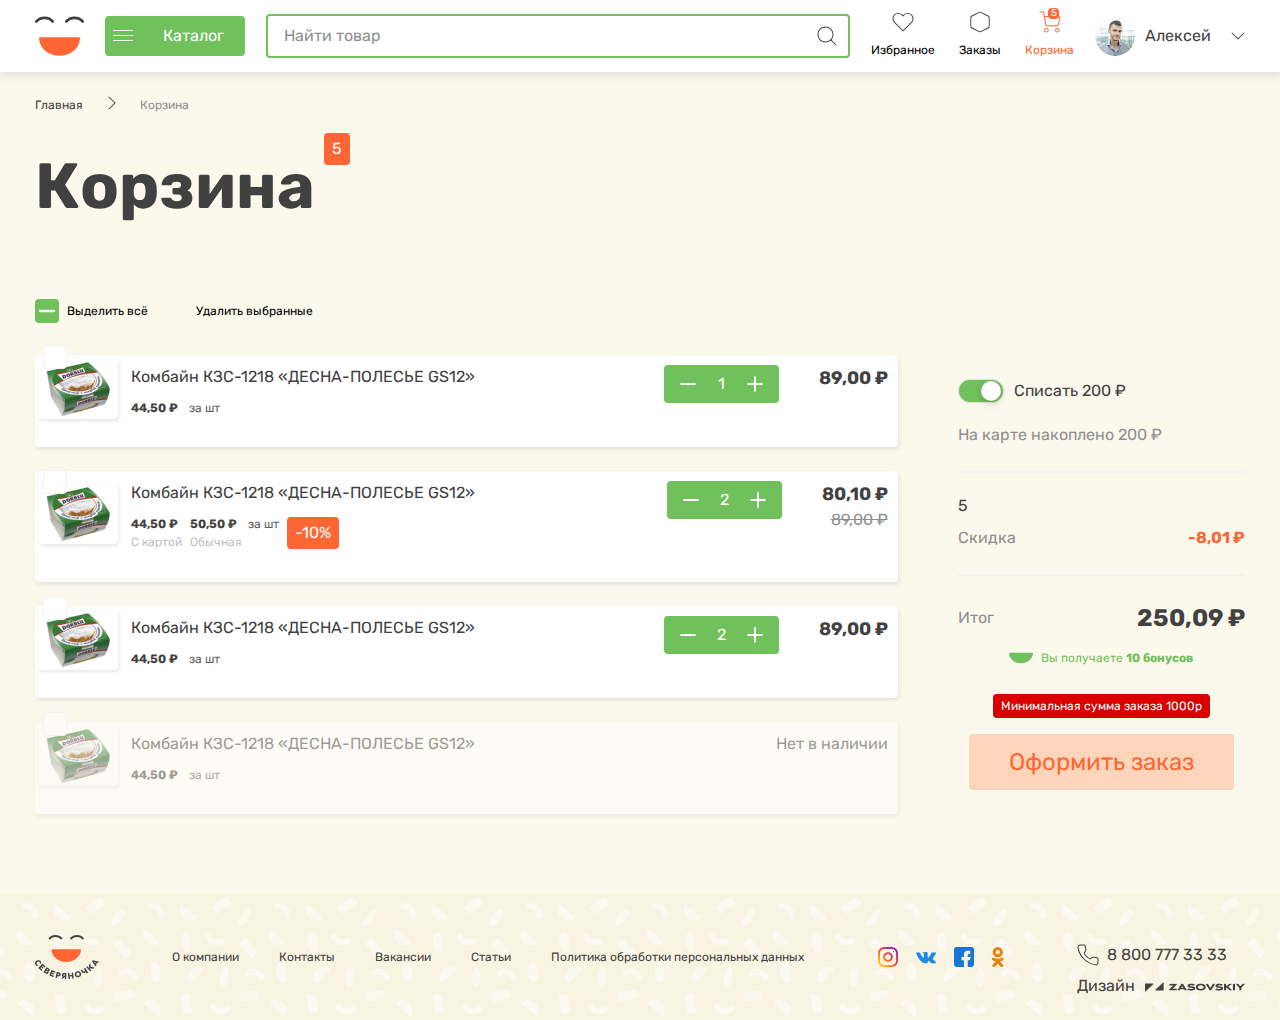
<file: basket.html>
<!DOCTYPE html>
<html lang="ru">
  <head>
    <meta charset="UTF-8">
    <meta http-equiv="X-UA-Compatible" content="IE=edge">
    <meta name="viewport" content="width=device-width, initial-scale=1.0">
    <meta name="description" content="описание магазина">
    <meta name="keywords" content="ключевое-слово-1, ключевое-слово-2">
    <title>Корзина | Северяночка</title>
    <link rel="preload" href="./fonts/Rubik-Bold.woff2" as="font">
    <link rel="preload" href="./fonts/Rubik-Regular.woff2" as="font">
    <link rel="shortcut icon" href="./images/favicon.ico">
    <link rel="stylesheet" href="./css/style.min.css">
    <script defer src="https://api-maps.yandex.ru/2.1/?apikey=8a668916-04d0-4f25-8d4a-b97888776387&amp;lang=ru_RU"></script>
    <script defer src="./js/main.min.js"></script>
  </head>
  <body>
    <aside class="mobile-menu">
      <div class="container mobile-menu__container">
        <div class="mobile-menu__row">
          <nav class="nav main-nav">
            <ul class="nav__list main-nav__list">
              <li class="nav__item nav-item main-nav-item"><a class="nav-item__link main-nav-item__link" href="./catalog.html"><svg class="nav-item__icon main-nav-item__icon" width="25" height="24" viewBox="0 0 25 24" fill="none" xmlns="http://www.w3.org/2000/svg">
<path fill-rule="evenodd" clip-rule="evenodd" d="M3 12C3 11.7239 3.22386 11.5 3.5 11.5H21.5C21.7761 11.5 22 11.7239 22 12C22 12.2761 21.7761 12.5 21.5 12.5H3.5C3.22386 12.5 3 12.2761 3 12Z" fill="#414141"/>
<path fill-rule="evenodd" clip-rule="evenodd" d="M3 6C3 5.72386 3.22386 5.5 3.5 5.5H21.5C21.7761 5.5 22 5.72386 22 6C22 6.27614 21.7761 6.5 21.5 6.5H3.5C3.22386 6.5 3 6.27614 3 6Z" fill="#414141"/>
<path fill-rule="evenodd" clip-rule="evenodd" d="M3 18C3 17.7239 3.22386 17.5 3.5 17.5H21.5C21.7761 17.5 22 17.7239 22 18C22 18.2761 21.7761 18.5 21.5 18.5H3.5C3.22386 18.5 3 18.2761 3 18Z" fill="#414141"/>
</svg><span class="nav-item__text main-nav-item__text">Каталог</span></a></li>
              <li class="nav__item nav-item main-nav-item"><a class="nav-item__link main-nav-item__link" href="./favourites.html"><svg class="nav-item__icon main-nav-item__icon" width="23" height="20" viewBox="0 0 23 20" fill="none" xmlns="http://www.w3.org/2000/svg">
<path fill-rule="evenodd" clip-rule="evenodd" d="M12.2046 2.25644C13.3299 1.13067 14.8564 0.498169 16.4482 0.498169C18.0399 0.498169 19.5664 1.13063 20.6916 2.25636C21.8174 3.38164 22.45 4.90829 22.45 6.49999C22.45 8.09174 21.8175 9.61826 20.6917 10.7435C20.6917 10.7436 20.6917 10.7435 20.6917 10.7435L11.8517 19.5835C11.6565 19.7788 11.3399 19.7788 11.1446 19.5835L2.30461 10.7435C-0.0390375 8.3999 -0.0390373 4.60009 2.30461 2.25644C4.64826 -0.0872086 8.44807 -0.0872087 10.7917 2.25644L11.4982 2.96289L12.2046 2.25644C12.2046 2.25641 12.2046 2.25647 12.2046 2.25644ZM16.4482 1.49817C15.1217 1.49817 13.8496 2.02528 12.9118 2.96346L11.8517 4.02355C11.758 4.11732 11.6308 4.16999 11.4982 4.16999C11.3656 4.16999 11.2384 4.11732 11.1446 4.02355L10.0846 2.96355C8.13149 1.01042 4.96484 1.01042 3.01172 2.96355C1.05859 4.91667 1.05859 8.08332 3.01172 10.0364L11.4982 18.5229L19.9846 10.0364C20.9228 9.09869 21.45 7.82648 21.45 6.49999C21.45 5.17351 20.9229 3.90138 19.9847 2.96363C19.0469 2.02544 17.7747 1.49817 16.4482 1.49817Z" fill="#414141"/>
</svg><span class="nav-item__text main-nav-item__text">Избранное</span><span class="nav-item__count main-nav-item__count favourite-link__count"></span></a></li>
              <li class="nav__item nav-item main-nav-item"><a class="nav-item__link main-nav-item__link" href="#"><svg class="nav-item__icon main-nav-item__icon" width="22" height="24" viewBox="0 0 22 24" fill="none" xmlns="http://www.w3.org/2000/svg">
<path fill-rule="evenodd" clip-rule="evenodd" d="M10.3325 1.89776C10.3324 1.89785 10.3327 1.89767 10.3325 1.89776L2.33366 5.89721L2.33255 5.89776C1.82288 6.15102 1.50045 6.67089 1.50005 7.24V16.7635C1.49608 17.3334 1.81541 17.8563 2.32416 18.113C2.32387 18.1129 2.32445 18.1132 2.32416 18.113L10.3237 22.1128C10.7462 22.3242 11.2438 22.3243 11.6663 22.1129L19.6664 18.1128L19.6675 18.1122C20.1773 17.8589 20.4997 17.3389 20.5 16.7697V7.24026C20.4997 6.67105 20.1773 6.15106 19.6675 5.89776L19.6664 5.89721L11.6675 1.89776C11.6674 1.89767 11.6677 1.89786 11.6675 1.89776C11.2474 1.6892 10.7527 1.68919 10.3325 1.89776ZM9.88755 1.00223C10.5883 0.654 11.4118 0.654 12.1125 1.00223L12.1137 1.00278L20.1125 5.00223C20.1124 5.00215 20.1127 5.00231 20.1125 5.00223C20.9618 5.42448 21.4995 6.29123 21.5 7.23973V16.77C21.4995 17.7184 20.9624 18.5852 20.1132 19.0074C20.113 19.0075 20.1134 19.0073 20.1132 19.0074L12.1138 23.0071C12.1138 23.0072 12.1138 23.0071 12.1138 23.0071C11.4097 23.3594 10.5806 23.3595 9.87644 23.0072C9.87639 23.0072 9.87649 23.0072 9.87644 23.0072L1.87644 19.0072L1.87506 19.0065C1.02685 18.5791 0.494133 17.708 0.500049 16.7584V7.24C0.500552 6.29154 1.03772 5.4248 1.88695 5.00253C1.88675 5.00263 1.88715 5.00243 1.88695 5.00253L9.88644 1.00278L9.88755 1.00223Z" fill="#414141"/>
</svg><span class="nav-item__text main-nav-item__text">Заказы</span></a></li>
              <li class="nav__item nav-item main-nav-item active"><a class="nav-item__link main-nav-item__link basket-link" href="#"><svg class="nav-item__icon main-nav-item__icon" width="24" height="24" viewBox="0 0 24 24" fill="none" xmlns="http://www.w3.org/2000/svg">
<path fill-rule="evenodd" clip-rule="evenodd" d="M5.5 21C5.5 19.6193 6.61929 18.5 8 18.5C9.38071 18.5 10.5 19.6193 10.5 21C10.5 22.3807 9.38071 23.5 8 23.5C6.61929 23.5 5.5 22.3807 5.5 21ZM8 19.5C7.17157 19.5 6.5 20.1716 6.5 21C6.5 21.8284 7.17157 22.5 8 22.5C8.82843 22.5 9.5 21.8284 9.5 21C9.5 20.1716 8.82843 19.5 8 19.5Z" fill="#414141"/>
<path fill-rule="evenodd" clip-rule="evenodd" d="M17.5 21C17.5 19.6193 18.6193 18.5 20 18.5C21.3807 18.5 22.5 19.6193 22.5 21C22.5 22.3807 21.3807 23.5 20 23.5C18.6193 23.5 17.5 22.3807 17.5 21ZM20 19.5C19.1716 19.5 18.5 20.1716 18.5 21C18.5 21.8284 19.1716 22.5 20 22.5C20.8284 22.5 21.5 21.8284 21.5 21C21.5 20.1716 20.8284 19.5 20 19.5Z" fill="#414141"/>
<path fill-rule="evenodd" clip-rule="evenodd" d="M1 0.5C0.723858 0.5 0.5 0.723858 0.5 1C0.5 1.27614 0.723858 1.5 1 1.5H4.58051C5.33783 5.79147 6.10333 10.0643 6.74931 14.3709C6.93288 15.5947 7.98416 16.5 9.22165 16.5H19.3597C20.5514 16.5 21.5774 15.6588 21.8111 14.4903L23.2503 7.29417C23.436 6.36599 22.726 5.5 21.7795 5.5H7.16046C6.8575 5.5 6.57797 5.58901 6.34436 5.74093L5.49239 0.913107C5.45023 0.674179 5.24262 0.5 5 0.5H1ZM6.666 7.07417C6.62065 6.77187 6.85478 6.5 7.16046 6.5H21.7795C22.095 6.5 22.3316 6.78866 22.2698 7.09806L20.8305 14.2942C20.6903 14.9953 20.0747 15.5 19.3597 15.5H9.22165C8.47916 15.5 7.84839 14.9568 7.73825 14.2225L6.666 7.07417Z" fill="#414141"/>
</svg><span class="nav-item__text main-nav-item__text">Корзина</span><span class="nav-item__count main-nav-item__count basket-link__count basket-count"></span></a></li>
            </ul>
          </nav>
          <div class="profile logined">
            <div class="profile__avatar"><img src="./images/avatar.png" alt=""></div>
            <ul class="profile-menu">
              <li class="profile-menu__item"><a class="profile-menu__link" href="#">
                  Профиль<svg class="profile-menu__arrow-down" width="14" height="8" viewBox="0 0 14 8" fill="none" xmlns="http://www.w3.org/2000/svg">
<path fill-rule="evenodd" clip-rule="evenodd" d="M0.646447 0.646447C0.841709 0.451184 1.15829 0.451184 1.35355 0.646447L7 6.29289L12.6464 0.646447C12.8417 0.451184 13.1583 0.451184 13.3536 0.646447C13.5488 0.841709 13.5488 1.15829 13.3536 1.35355L7.35355 7.35355C7.15829 7.54882 6.84171 7.54882 6.64645 7.35355L0.646447 1.35355C0.451184 1.15829 0.451184 0.841709 0.646447 0.646447Z" fill="#414141"/>
</svg></a></li>
              <li class="profile-menu__item"><a class="profile-menu__link" href="#">
                  Выйти<svg class="profile-menu__arrow-down" width="14" height="8" viewBox="0 0 14 8" fill="none" xmlns="http://www.w3.org/2000/svg">
<path fill-rule="evenodd" clip-rule="evenodd" d="M0.646447 0.646447C0.841709 0.451184 1.15829 0.451184 1.35355 0.646447L7 6.29289L12.6464 0.646447C12.8417 0.451184 13.1583 0.451184 13.3536 0.646447C13.5488 0.841709 13.5488 1.15829 13.3536 1.35355L7.35355 7.35355C7.15829 7.54882 6.84171 7.54882 6.64645 7.35355L0.646447 1.35355C0.451184 1.15829 0.451184 0.841709 0.646447 0.646447Z" fill="#414141"/>
</svg></a></li>
            </ul>
          </div>
        </div>
      </div>
    </aside>
    <header class="header">
      <div class="header__top">
        <div class="container header__container">
          <div class="header__row"><a class="logo header__logo" href="./index.html">
              <picture>
                <source srcset="./images/logo-mobile.svg" media="(max-width: 1360px )"><img class="logo__img" src="./images/logo.svg" alt="logo">
              </picture></a>
            <button class="catalog-activate header__catalog-activate" type="button"><span class="burger catalog-activate__burger"></span><span class="catalog-activate__text">Каталог</span></button>
            <div class="search header__search">
              <input class="search__input" type="text" placeholder="Найти товар">
              <button class="search__icon" type="button"><svg width="24" height="24" viewBox="0 0 24 24" fill="none" xmlns="http://www.w3.org/2000/svg">
<path fill-rule="evenodd" clip-rule="evenodd" d="M2.5 10.5C2.5 6.08172 6.08172 2.5 10.5 2.5C14.9183 2.5 18.5 6.08172 18.5 10.5C18.5 14.9183 14.9183 18.5 10.5 18.5C6.08172 18.5 2.5 14.9183 2.5 10.5ZM10.5 3.5C6.63401 3.5 3.5 6.63401 3.5 10.5C3.5 14.366 6.63401 17.5 10.5 17.5C14.366 17.5 17.5 14.366 17.5 10.5C17.5 6.63401 14.366 3.5 10.5 3.5Z" fill="#414141"/>
<path fill-rule="evenodd" clip-rule="evenodd" d="M15.4463 15.4464C15.6415 15.2512 15.9581 15.2512 16.1534 15.4464L21.3534 20.6464C21.5486 20.8417 21.5486 21.1583 21.3534 21.3535C21.1581 21.5488 20.8415 21.5488 20.6463 21.3535L15.4463 16.1535C15.251 15.9583 15.251 15.6417 15.4463 15.4464Z" fill="#414141"/>
</svg>
              </button>
              <ul class="search__live-list live-list"></ul>
            </div>
            <nav class="nav main-nav">
              <ul class="nav__list main-nav__list">
                <li class="nav__item nav-item main-nav-item"><a class="nav-item__link main-nav-item__link favourite-link" href="./favourites.html"><svg class="nav-item__icon main-nav-item__icon" width="23" height="20" viewBox="0 0 23 20" fill="none" xmlns="http://www.w3.org/2000/svg">
<path fill-rule="evenodd" clip-rule="evenodd" d="M12.2046 2.25644C13.3299 1.13067 14.8564 0.498169 16.4482 0.498169C18.0399 0.498169 19.5664 1.13063 20.6916 2.25636C21.8174 3.38164 22.45 4.90829 22.45 6.49999C22.45 8.09174 21.8175 9.61826 20.6917 10.7435C20.6917 10.7436 20.6917 10.7435 20.6917 10.7435L11.8517 19.5835C11.6565 19.7788 11.3399 19.7788 11.1446 19.5835L2.30461 10.7435C-0.0390375 8.3999 -0.0390373 4.60009 2.30461 2.25644C4.64826 -0.0872086 8.44807 -0.0872087 10.7917 2.25644L11.4982 2.96289L12.2046 2.25644C12.2046 2.25641 12.2046 2.25647 12.2046 2.25644ZM16.4482 1.49817C15.1217 1.49817 13.8496 2.02528 12.9118 2.96346L11.8517 4.02355C11.758 4.11732 11.6308 4.16999 11.4982 4.16999C11.3656 4.16999 11.2384 4.11732 11.1446 4.02355L10.0846 2.96355C8.13149 1.01042 4.96484 1.01042 3.01172 2.96355C1.05859 4.91667 1.05859 8.08332 3.01172 10.0364L11.4982 18.5229L19.9846 10.0364C20.9228 9.09869 21.45 7.82648 21.45 6.49999C21.45 5.17351 20.9229 3.90138 19.9847 2.96363C19.0469 2.02544 17.7747 1.49817 16.4482 1.49817Z" fill="#414141"/>
</svg><span class="nav-item__text main-nav-item__text">Избранное</span><span class="nav-item__count main-nav-item__count favourite-link__count"></span></a></li>
                <li class="nav__item nav-item main-nav-item"><a class="nav-item__link main-nav-item__link" href="#"><svg class="nav-item__icon main-nav-item__icon" width="22" height="24" viewBox="0 0 22 24" fill="none" xmlns="http://www.w3.org/2000/svg">
<path fill-rule="evenodd" clip-rule="evenodd" d="M10.3325 1.89776C10.3324 1.89785 10.3327 1.89767 10.3325 1.89776L2.33366 5.89721L2.33255 5.89776C1.82288 6.15102 1.50045 6.67089 1.50005 7.24V16.7635C1.49608 17.3334 1.81541 17.8563 2.32416 18.113C2.32387 18.1129 2.32445 18.1132 2.32416 18.113L10.3237 22.1128C10.7462 22.3242 11.2438 22.3243 11.6663 22.1129L19.6664 18.1128L19.6675 18.1122C20.1773 17.8589 20.4997 17.3389 20.5 16.7697V7.24026C20.4997 6.67105 20.1773 6.15106 19.6675 5.89776L19.6664 5.89721L11.6675 1.89776C11.6674 1.89767 11.6677 1.89786 11.6675 1.89776C11.2474 1.6892 10.7527 1.68919 10.3325 1.89776ZM9.88755 1.00223C10.5883 0.654 11.4118 0.654 12.1125 1.00223L12.1137 1.00278L20.1125 5.00223C20.1124 5.00215 20.1127 5.00231 20.1125 5.00223C20.9618 5.42448 21.4995 6.29123 21.5 7.23973V16.77C21.4995 17.7184 20.9624 18.5852 20.1132 19.0074C20.113 19.0075 20.1134 19.0073 20.1132 19.0074L12.1138 23.0071C12.1138 23.0072 12.1138 23.0071 12.1138 23.0071C11.4097 23.3594 10.5806 23.3595 9.87644 23.0072C9.87639 23.0072 9.87649 23.0072 9.87644 23.0072L1.87644 19.0072L1.87506 19.0065C1.02685 18.5791 0.494133 17.708 0.500049 16.7584V7.24C0.500552 6.29154 1.03772 5.4248 1.88695 5.00253C1.88675 5.00263 1.88715 5.00243 1.88695 5.00253L9.88644 1.00278L9.88755 1.00223Z" fill="#414141"/>
</svg><span class="nav-item__text main-nav-item__text">Заказы</span></a></li>
                <li class="nav__item nav-item main-nav-item active"><a class="nav-item__link main-nav-item__link basket-link" href="./basket.html"><svg class="nav-item__icon main-nav-item__icon" width="24" height="24" viewBox="0 0 24 24" fill="none" xmlns="http://www.w3.org/2000/svg">
<path fill-rule="evenodd" clip-rule="evenodd" d="M5.5 21C5.5 19.6193 6.61929 18.5 8 18.5C9.38071 18.5 10.5 19.6193 10.5 21C10.5 22.3807 9.38071 23.5 8 23.5C6.61929 23.5 5.5 22.3807 5.5 21ZM8 19.5C7.17157 19.5 6.5 20.1716 6.5 21C6.5 21.8284 7.17157 22.5 8 22.5C8.82843 22.5 9.5 21.8284 9.5 21C9.5 20.1716 8.82843 19.5 8 19.5Z" fill="#414141"/>
<path fill-rule="evenodd" clip-rule="evenodd" d="M17.5 21C17.5 19.6193 18.6193 18.5 20 18.5C21.3807 18.5 22.5 19.6193 22.5 21C22.5 22.3807 21.3807 23.5 20 23.5C18.6193 23.5 17.5 22.3807 17.5 21ZM20 19.5C19.1716 19.5 18.5 20.1716 18.5 21C18.5 21.8284 19.1716 22.5 20 22.5C20.8284 22.5 21.5 21.8284 21.5 21C21.5 20.1716 20.8284 19.5 20 19.5Z" fill="#414141"/>
<path fill-rule="evenodd" clip-rule="evenodd" d="M1 0.5C0.723858 0.5 0.5 0.723858 0.5 1C0.5 1.27614 0.723858 1.5 1 1.5H4.58051C5.33783 5.79147 6.10333 10.0643 6.74931 14.3709C6.93288 15.5947 7.98416 16.5 9.22165 16.5H19.3597C20.5514 16.5 21.5774 15.6588 21.8111 14.4903L23.2503 7.29417C23.436 6.36599 22.726 5.5 21.7795 5.5H7.16046C6.8575 5.5 6.57797 5.58901 6.34436 5.74093L5.49239 0.913107C5.45023 0.674179 5.24262 0.5 5 0.5H1ZM6.666 7.07417C6.62065 6.77187 6.85478 6.5 7.16046 6.5H21.7795C22.095 6.5 22.3316 6.78866 22.2698 7.09806L20.8305 14.2942C20.6903 14.9953 20.0747 15.5 19.3597 15.5H9.22165C8.47916 15.5 7.84839 14.9568 7.73825 14.2225L6.666 7.07417Z" fill="#414141"/>
</svg><span class="nav-item__text main-nav-item__text">Корзина</span><span class="nav-item__count main-nav-item__count basket-link__count basket-count"></span></a></li>
              </ul>
            </nav>
            <div class="profile header__profile logined">
              <div class="profile__avatar"><img src="./images/avatar.png" alt="avatar"></div>
              <p class="profile__name">Алексей</p><svg class="profile__arrow-down" width="14" height="8" viewBox="0 0 14 8" fill="none" xmlns="http://www.w3.org/2000/svg">
<path fill-rule="evenodd" clip-rule="evenodd" d="M0.646447 0.646447C0.841709 0.451184 1.15829 0.451184 1.35355 0.646447L7 6.29289L12.6464 0.646447C12.8417 0.451184 13.1583 0.451184 13.3536 0.646447C13.5488 0.841709 13.5488 1.15829 13.3536 1.35355L7.35355 7.35355C7.15829 7.54882 6.84171 7.54882 6.64645 7.35355L0.646447 1.35355C0.451184 1.15829 0.451184 0.841709 0.646447 0.646447Z" fill="#414141"/>
</svg>
              <ul class="profile-menu">
                <li class="profile-menu__item"><a class="profile-menu__link" href="#">
                    Профиль<svg class="profile-menu__arrow-down" width="14" height="8" viewBox="0 0 14 8" fill="none" xmlns="http://www.w3.org/2000/svg">
<path fill-rule="evenodd" clip-rule="evenodd" d="M0.646447 0.646447C0.841709 0.451184 1.15829 0.451184 1.35355 0.646447L7 6.29289L12.6464 0.646447C12.8417 0.451184 13.1583 0.451184 13.3536 0.646447C13.5488 0.841709 13.5488 1.15829 13.3536 1.35355L7.35355 7.35355C7.15829 7.54882 6.84171 7.54882 6.64645 7.35355L0.646447 1.35355C0.451184 1.15829 0.451184 0.841709 0.646447 0.646447Z" fill="#414141"/>
</svg></a></li>
                <li class="profile-menu__item"><a class="profile-menu__link" href="#">
                    Выйти<svg class="profile-menu__arrow-down" width="14" height="8" viewBox="0 0 14 8" fill="none" xmlns="http://www.w3.org/2000/svg">
<path fill-rule="evenodd" clip-rule="evenodd" d="M0.646447 0.646447C0.841709 0.451184 1.15829 0.451184 1.35355 0.646447L7 6.29289L12.6464 0.646447C12.8417 0.451184 13.1583 0.451184 13.3536 0.646447C13.5488 0.841709 13.5488 1.15829 13.3536 1.35355L7.35355 7.35355C7.15829 7.54882 6.84171 7.54882 6.64645 7.35355L0.646447 1.35355C0.451184 1.15829 0.451184 0.841709 0.646447 0.646447Z" fill="#414141"/>
</svg></a></li>
              </ul>
            </div>
          </div>
        </div>
      </div>
      <div class="header__bottom">
        <div class="catalog header__catalog">
          <div class="container catalog__container">
            <div class="catalog__row">
              <ul class="catalog-list catalog__list">
                <li class="catalog-list__item"><a class="catalog-list__link" href="./category.html">Молоко, сыр, яйцо</a></li>
                <li class="catalog-list__item"><a class="catalog-list__link" href="./category.html">Хлеб</a></li>
                <li class="catalog-list__item"><a class="catalog-list__link" href="./category.html">Фрукты и овощи</a></li>
                <li class="catalog-list__item"><a class="catalog-list__link" href="./category.html">Замороженные продукты</a></li>
              </ul>
              <ul class="catalog-list catalog__list">
                <li class="catalog-list__item"><a class="catalog-list__link" href="./category.html">Напитки</a></li>
                <li class="catalog-list__item"><a class="catalog-list__link" href="./category.html">Кондитерские изделия</a></li>
                <li class="catalog-list__item"><a class="catalog-list__link" href="./category.html">Чай, кофе</a></li>
              </ul>
              <ul class="catalog-list catalog__list">
                <li class="catalog-list__item"><a class="catalog-list__link" href="./category.html">Бакалея</a></li>
                <li class="catalog-list__item"><a class="catalog-list__link" href="./category.html">Здоровое питание</a></li>
                <li class="catalog-list__item"><a class="catalog-list__link" href="./category.html">Зоотовары</a></li>
              </ul>
              <ul class="catalog-list catalog__list">
                <li class="catalog-list__item"><a class="catalog-list__link" href="./category.html">Непродовольственные товары</a></li>
                <li class="catalog-list__item"><a class="catalog-list__link" href="./category.html">Детское питание</a></li>
                <li class="catalog-list__item"><a class="catalog-list__link" href="./category.html">Мясо, птица, колбаса</a></li>
              </ul>
            </div>
          </div>
        </div>
      </div>
    </header>
    <main class="main">
      <section class="basket">
        <div class="container basket__container">
          <div class="basket__row">
            <div class="top-content">
              <ul class="top-content__bread-crumbs bread-crumbs">
                <li class="bread-crumbs__link-block link-block"><a class="link-block__link" href="./index.html">Главная</a>
                  <div class="link-block__arrow"><svg class="bread-crumbs__link-arrow" width="8" height="14" viewBox="0 0 8 14" fill="none" xmlns="http://www.w3.org/2000/svg">
<path fill-rule="evenodd" clip-rule="evenodd" d="M0.646447 0.646447C0.841709 0.451184 1.15829 0.451184 1.35355 0.646447L7.35355 6.64645C7.54882 6.84171 7.54882 7.15829 7.35355 7.35355L1.35355 13.3536C1.15829 13.5488 0.841709 13.5488 0.646447 13.3536C0.451184 13.1583 0.451184 12.8417 0.646447 12.6464L6.29289 7L0.646447 1.35355C0.451184 1.15829 0.451184 0.841709 0.646447 0.646447Z" fill="#414141"/>
</svg>
                  </div>
                </li>
                <li class="bread-crumbs__link-block link-block"><a class="link-block__link">Корзина</a></li>
              </ul>
              <div class="top-content__title-block top-title-block">
                <h2 class="basket__title top-title soft">Корзина<span class="basket__title-count basket-count"></span></h2>
              </div>
            </div>
            <div class="basket__content">
              <div class="basket__actions basket-actions">
                <button class="basket-actions__fill-all basket-actions__action basket-action fill-all"><svg class="basket-action__icon" width="16" height="16" viewBox="0 0 16 16" fill="none" xmlns="http://www.w3.org/2000/svg">
<path fill-rule="evenodd" clip-rule="evenodd" d="M3 8.00001C3 7.81591 3.14924 7.66667 3.33333 7.66667H12.6667C12.8508 7.66667 13 7.81591 13 8.00001C13 8.1841 12.8508 8.33334 12.6667 8.33334H3.33333C3.14924 8.33334 3 8.1841 3 8.00001Z" fill="white"/>
</svg><span class="basket-action__text">Выделить всё</span>
                </button>
                <button class="basket-actions__delete-selected basket-actions__action basket-action delete-selected"><span class="basket-action__text">Удалить выбранные</span></button>
              </div>
              <div class="basket__grid">
                <div class="basket__products basket-products">
                  <div class="basket-product shop-item" tabindex="0">
                    <div class="basket-product__row">
                      <div class="basket-product__info">
                        <div class="basket-product__image">
                          <div class="basket-product__is-selected"><svg class="selected-checkmark" width="16" height="16" viewBox="0 0 16 16" fill="none" xmlns="http://www.w3.org/2000/svg">
<path fill-rule="evenodd" clip-rule="evenodd" d="M13.5692 4.43096C13.6994 4.56114 13.6994 4.77219 13.5692 4.90237L6.23587 12.2357C6.10569 12.3659 5.89464 12.3659 5.76446 12.2357L2.43113 8.90237C2.30095 8.77219 2.30095 8.56114 2.43113 8.43096C2.5613 8.30079 2.77236 8.30079 2.90253 8.43096L6.00016 11.5286L13.0978 4.43096C13.228 4.30079 13.439 4.30079 13.5692 4.43096Z" fill="white"/>
</svg>
                          </div><img src="./images/basket-product-1.png" alt="продукт">
                        </div>
                        <div class="basket-product__text">
                          <h3 class="basket-product__title">Комбайн КЗС-1218 «ДЕСНА-ПОЛЕСЬЕ GS12»</h3>
                          <div class="basket-product__prices-quantity">
                            <div class="basket-product__price-quantity price-quantity best-price"><span class="price-quantity__price">44,50 ₽ <strong class="quantity">за шт</strong></span></div>
                          </div>
                        </div>
                      </div>
                      <div class="basket-product__price-block">
                        <div class="manipulate-with-basket to-basket-btn">
                          <button class="manipulate-with-basket__decrease basket-decrease"><svg width="24" height="24" viewBox="0 0 24 24" fill="none" xmlns="http://www.w3.org/2000/svg">
<path fill-rule="evenodd" clip-rule="evenodd" d="M4.5 12C4.5 11.7239 4.72386 11.5 5 11.5H19C19.2761 11.5 19.5 11.7239 19.5 12C19.5 12.2761 19.2761 12.5 19 12.5H5C4.72386 12.5 4.5 12.2761 4.5 12Z" fill="white"/>
</svg>
                          </button><span class="manipulate-with-basket__count">1</span>
                          <button class="manipulate-with-basket__update basket-update"><svg width="24" height="24" viewBox="0 0 24 24" fill="none" xmlns="http://www.w3.org/2000/svg">
<path fill-rule="evenodd" clip-rule="evenodd" d="M12 4.5C12.2761 4.5 12.5 4.72386 12.5 5V19C12.5 19.2761 12.2761 19.5 12 19.5C11.7239 19.5 11.5 19.2761 11.5 19V5C11.5 4.72386 11.7239 4.5 12 4.5Z" fill="white"/>
<path fill-rule="evenodd" clip-rule="evenodd" d="M4.5 12C4.5 11.7239 4.72386 11.5 5 11.5H19C19.2761 11.5 19.5 11.7239 19.5 12C19.5 12.2761 19.2761 12.5 19 12.5H5C4.72386 12.5 4.5 12.2761 4.5 12Z" fill="white"/>
</svg>
                          </button>
                        </div>
                        <div class="basket-product__prices">
                          <div class="basket-product__price basket-product__price_now">89,00 ₽</div>
                        </div>
                      </div>
                    </div>
                  </div>
                  <div class="basket-product shop-item" tabindex="0">
                    <div class="basket-product__row">
                      <div class="basket-product__info">
                        <div class="basket-product__image">
                          <div class="basket-product__is-selected"><svg class="selected-checkmark" width="16" height="16" viewBox="0 0 16 16" fill="none" xmlns="http://www.w3.org/2000/svg">
<path fill-rule="evenodd" clip-rule="evenodd" d="M13.5692 4.43096C13.6994 4.56114 13.6994 4.77219 13.5692 4.90237L6.23587 12.2357C6.10569 12.3659 5.89464 12.3659 5.76446 12.2357L2.43113 8.90237C2.30095 8.77219 2.30095 8.56114 2.43113 8.43096C2.5613 8.30079 2.77236 8.30079 2.90253 8.43096L6.00016 11.5286L13.0978 4.43096C13.228 4.30079 13.439 4.30079 13.5692 4.43096Z" fill="white"/>
</svg>
                          </div><img src="./images/basket-product-1.png" alt="продукт">
                        </div>
                        <div class="basket-product__text">
                          <h3 class="basket-product__title">Комбайн КЗС-1218 «ДЕСНА-ПОЛЕСЬЕ GS12»</h3>
                          <div class="basket-product__prices-quantity">
                            <div class="basket-product__price-quantity price-quantity best-price"><span class="price-quantity__price">44,50 ₽</span><span class="price-quantity__text">С картой</span></div>
                            <div class="basket-product__price-quantity price-quantity bad-price"><span class="price-quantity__price">50,50 ₽ <strong class="quantity">за шт</strong></span><span class="price-quantity__text">Обычная</span></div>
                            <div class="product-discount basket-product__discount">-10%</div>
                          </div>
                        </div>
                      </div>
                      <div class="basket-product__price-block">
                        <div class="manipulate-with-basket to-basket-btn">
                          <button class="manipulate-with-basket__decrease basket-decrease"><svg width="24" height="24" viewBox="0 0 24 24" fill="none" xmlns="http://www.w3.org/2000/svg">
<path fill-rule="evenodd" clip-rule="evenodd" d="M4.5 12C4.5 11.7239 4.72386 11.5 5 11.5H19C19.2761 11.5 19.5 11.7239 19.5 12C19.5 12.2761 19.2761 12.5 19 12.5H5C4.72386 12.5 4.5 12.2761 4.5 12Z" fill="white"/>
</svg>
                          </button><span class="manipulate-with-basket__count">2</span>
                          <button class="manipulate-with-basket__update basket-update"><svg width="24" height="24" viewBox="0 0 24 24" fill="none" xmlns="http://www.w3.org/2000/svg">
<path fill-rule="evenodd" clip-rule="evenodd" d="M12 4.5C12.2761 4.5 12.5 4.72386 12.5 5V19C12.5 19.2761 12.2761 19.5 12 19.5C11.7239 19.5 11.5 19.2761 11.5 19V5C11.5 4.72386 11.7239 4.5 12 4.5Z" fill="white"/>
<path fill-rule="evenodd" clip-rule="evenodd" d="M4.5 12C4.5 11.7239 4.72386 11.5 5 11.5H19C19.2761 11.5 19.5 11.7239 19.5 12C19.5 12.2761 19.2761 12.5 19 12.5H5C4.72386 12.5 4.5 12.2761 4.5 12Z" fill="white"/>
</svg>
                          </button>
                        </div>
                        <div class="basket-product__prices">
                          <div class="basket-product__price basket-product__price_now">80,10 ₽</div>
                          <div class="basket-product__price basket-product__price_old">89,00 ₽</div>
                        </div>
                      </div>
                    </div>
                  </div>
                  <div class="basket-product shop-item" tabindex="0">
                    <div class="basket-product__row">
                      <div class="basket-product__info">
                        <div class="basket-product__image">
                          <div class="basket-product__is-selected"><svg class="selected-checkmark" width="16" height="16" viewBox="0 0 16 16" fill="none" xmlns="http://www.w3.org/2000/svg">
<path fill-rule="evenodd" clip-rule="evenodd" d="M13.5692 4.43096C13.6994 4.56114 13.6994 4.77219 13.5692 4.90237L6.23587 12.2357C6.10569 12.3659 5.89464 12.3659 5.76446 12.2357L2.43113 8.90237C2.30095 8.77219 2.30095 8.56114 2.43113 8.43096C2.5613 8.30079 2.77236 8.30079 2.90253 8.43096L6.00016 11.5286L13.0978 4.43096C13.228 4.30079 13.439 4.30079 13.5692 4.43096Z" fill="white"/>
</svg>
                          </div><img src="./images/basket-product-1.png" alt="продукт">
                        </div>
                        <div class="basket-product__text">
                          <h3 class="basket-product__title">Комбайн КЗС-1218 «ДЕСНА-ПОЛЕСЬЕ GS12»</h3>
                          <div class="basket-product__prices-quantity">
                            <div class="basket-product__price-quantity price-quantity best-price"><span class="price-quantity__price">44,50 ₽ <strong class="quantity">за шт</strong></span></div>
                          </div>
                        </div>
                      </div>
                      <div class="basket-product__price-block">
                        <div class="manipulate-with-basket to-basket-btn">
                          <button class="manipulate-with-basket__decrease basket-decrease"><svg width="24" height="24" viewBox="0 0 24 24" fill="none" xmlns="http://www.w3.org/2000/svg">
<path fill-rule="evenodd" clip-rule="evenodd" d="M4.5 12C4.5 11.7239 4.72386 11.5 5 11.5H19C19.2761 11.5 19.5 11.7239 19.5 12C19.5 12.2761 19.2761 12.5 19 12.5H5C4.72386 12.5 4.5 12.2761 4.5 12Z" fill="white"/>
</svg>
                          </button><span class="manipulate-with-basket__count">2</span>
                          <button class="manipulate-with-basket__update basket-update"><svg width="24" height="24" viewBox="0 0 24 24" fill="none" xmlns="http://www.w3.org/2000/svg">
<path fill-rule="evenodd" clip-rule="evenodd" d="M12 4.5C12.2761 4.5 12.5 4.72386 12.5 5V19C12.5 19.2761 12.2761 19.5 12 19.5C11.7239 19.5 11.5 19.2761 11.5 19V5C11.5 4.72386 11.7239 4.5 12 4.5Z" fill="white"/>
<path fill-rule="evenodd" clip-rule="evenodd" d="M4.5 12C4.5 11.7239 4.72386 11.5 5 11.5H19C19.2761 11.5 19.5 11.7239 19.5 12C19.5 12.2761 19.2761 12.5 19 12.5H5C4.72386 12.5 4.5 12.2761 4.5 12Z" fill="white"/>
</svg>
                          </button>
                        </div>
                        <div class="basket-product__prices">
                          <div class="basket-product__price basket-product__price_now">89,00 ₽</div>
                        </div>
                      </div>
                    </div>
                  </div>
                  <div class="basket-product shop-item not-available" tabindex="0">
                    <div class="basket-product__row">
                      <div class="basket-product__info">
                        <div class="basket-product__image">
                          <div class="basket-product__is-selected"><svg class="selected-checkmark" width="16" height="16" viewBox="0 0 16 16" fill="none" xmlns="http://www.w3.org/2000/svg">
<path fill-rule="evenodd" clip-rule="evenodd" d="M13.5692 4.43096C13.6994 4.56114 13.6994 4.77219 13.5692 4.90237L6.23587 12.2357C6.10569 12.3659 5.89464 12.3659 5.76446 12.2357L2.43113 8.90237C2.30095 8.77219 2.30095 8.56114 2.43113 8.43096C2.5613 8.30079 2.77236 8.30079 2.90253 8.43096L6.00016 11.5286L13.0978 4.43096C13.228 4.30079 13.439 4.30079 13.5692 4.43096Z" fill="white"/>
</svg>
                          </div><img src="./images/basket-product-1.png" alt="продукт">
                        </div>
                        <div class="basket-product__text">
                          <h3 class="basket-product__title">Комбайн КЗС-1218 «ДЕСНА-ПОЛЕСЬЕ GS12»</h3>
                          <div class="basket-product__prices-quantity">
                            <div class="basket-product__price-quantity price-quantity best-price"><span class="price-quantity__price">44,50 ₽ <strong class="quantity">за шт</strong></span></div>
                          </div>
                        </div>
                      </div>
                      <div class="basket-product__price-block not-available__text-block"><span class="not-available__text">Нет в наличии</span></div>
                    </div>
                  </div>
                </div>
                <div class="basket__info basket-info">
                  <div class="basket-info__area basket-info__add-card-sum add-card-sum">
                    <div class="add-card-sum__radio checkbox-radio-block">
                      <label class="checkbox-radio-block__label">
                        <input class="checkbox-radio-block__checkbox-radio-input" type="checkbox" checked>
                        <div class="checkbox-radio-block__checkbox-radio custom-checkbox-radio">
                          <div class="custom-checkbox-radio__row">
                            <div class="custom-checkbox-radio__circle"></div>
                          </div>
                        </div><span class="checkbox-radio-block__text">Списать 200 ₽</span>
                      </label>
                    </div><span class="add-card-sum__notice">На карте накоплено <span>200</span> ₽ </span>
                  </div>
                  <div class="basket-info__area basket-info__count-promotion count-promotion">
                    <div class="count-promotion__block count-promotion__count basket-count">
                      <div class="count-promotion__name basket-count__counter"><span>3</span> товара</div>
                      <div class="count-promotion__value basket-count__price">258,10  ₽</div>
                    </div>
                    <div class="count-promotion__block count-promotion__promotion basket-promotion">
                      <div class="count-promotion__name basket-promotion__text">Скидка</div>
                      <div class="count-promotion__value basket-promotion__discount">-8,01  ₽</div>
                    </div>
                  </div>
                  <div class="basket-info__area basket-info__result basket-result">
                    <div class="basket-result__line"><span class="basket-result__name">Итог</span><span class="basket-result__value">250,09 ₽</span></div>
                    <div class="basket-notice"><svg class="basket-notice__icon" width="24" height="24" viewBox="0 0 24 24" fill="none" xmlns="http://www.w3.org/2000/svg">
<path d="M23.1883 6.66661H0.811961C0.343143 6.66661 -0.0396916 7.05823 0.0033005 7.52051C0.494639 13.0113 5.67826 17.3333 12.0001 17.3333C18.322 17.3333 23.5056 13.0133 23.997 7.52051C24.0379 7.05823 23.6571 6.66661 23.1883 6.66661Z" fill="#70C05B"/>
</svg><span>Вы получаете <b>10 бонусов</b></span>
                    </div>
                    <div class="basket-result__get-order-block get-order">
                      <div class="get-order__notice">Минимальная сумма заказа 1000р</div>
                      <button class="get-order__btn orange-btn">Оформить заказ</button>
                    </div>
                  </div>
                </div>
              </div>
            </div>
          </div>
        </div>
      </section>
    </main>
    <footer class="footer"><img class="pattern footer__bg-image" src="./images/pattern-2.png" alt="pattern-bg">
      <div class="container footer__container">
        <div class="footer__row"><a class="logo footer__logo" href="#"><img src="./images/logo-alternate.svg" alt="logo"></a>
          <nav class="nav default footer__nav">
            <ul class="nav__list">
              <li class="nav__item nav-item"><a class="nav-item__link" href="./about.html">О компании</a>
              </li>
              <li class="nav__item nav-item"><a class="nav-item__link" href="./contacts.html">Контакты</a>
              </li>
              <li class="nav__item nav-item"><a class="nav-item__link" href="./jobs.html">Вакансии</a>
              </li>
              <li class="nav__item nav-item"><a class="nav-item__link" href="#">Статьи</a>
              </li>
              <li class="nav__item nav-item"><a class="nav-item__link" href="#">Политика обработки персональных данных</a>
              </li>
            </ul>
          </nav>
          <nav class="nav footer__nav nav-social social">
            <ul class="nav__list nav-social__list">
              <li class="nav-social__item nav-item nav-social-item"><a class="nav-item__link nav-social-item__link" href="#" target="_blank"><img src="./images/instagram.svg" alt=""></a></li>
              <li class="nav-social__item nav-item nav-social-item"><a class="nav-item__link nav-social-item__link" href="#" target="_blank"><img src="./images/vk.svg" alt=""></a></li>
              <li class="nav-social__item nav-item nav-social-item"><a class="nav-item__link nav-social-item__link" href="#" target="_blank"><img src="./images/facebook.svg" alt=""></a></li>
              <li class="nav-social__item nav-item nav-social-item"><a class="nav-item__link nav-social-item__link" href="#" target="_blank"><img src="./images/ok.svg" alt=""></a></li>
            </ul>
          </nav>
          <div class="more-info"><a class="tel more-info__tel" href="tel:88007773333">
               <svg class="tel__icon" width="22" height="22" viewBox="0 0 22 22" fill="none" xmlns="http://www.w3.org/2000/svg">
<path fill-rule="evenodd" clip-rule="evenodd" d="M0.530549 3.62795C0.29859 1.78205 1.87862 0.5 3.57554 0.5H7.1672C7.89213 0.5 8.51333 1.01844 8.64301 1.73167L9.24935 5.06653C9.43046 6.06268 9.17133 7.08845 8.53884 7.87906L7.81545 8.7833C7.68654 8.94444 7.67475 9.15809 7.77434 9.32047C8.2439 10.0862 9.08857 11.3797 9.85533 12.1464C10.6221 12.9132 11.9156 13.7579 12.6813 14.2274C12.8437 14.327 13.0573 14.3152 13.2185 14.1863L14.1227 13.4629C14.9133 12.8304 15.9391 12.5713 16.9352 12.7524L20.2701 13.3588C20.9833 13.4885 21.5018 14.1096 21.5018 14.8346V18.1816C21.5018 20.0032 20.0508 21.624 18.1171 21.313C14.8045 20.7803 10.0694 19.0768 6.13538 14.8402C2.31033 10.7209 0.893311 6.51475 0.530549 3.62795ZM3.57554 1.5C2.31103 1.5 1.38547 2.41084 1.52275 3.50326C1.86104 6.19537 3.19444 10.2034 6.86818 14.1598C10.6177 18.1977 15.1307 19.8199 18.2758 20.3257C19.4703 20.5178 20.5018 19.5285 20.5018 18.1816V14.8346C20.5018 14.5929 20.329 14.3859 20.0912 14.3426L16.7564 13.7363C16.0448 13.6069 15.3121 13.792 14.7474 14.2438L13.8432 14.9672C13.3653 15.3495 12.6937 15.4081 12.1585 15.0799C11.3953 14.6119 10.008 13.7133 9.14823 12.8536C8.28849 11.9938 7.3899 10.6064 6.92187 9.84326C6.59367 9.30809 6.65231 8.63644 7.03458 8.15861L7.75797 7.25437C8.20975 6.68964 8.39485 5.95695 8.26548 5.24541L7.65914 1.91056C7.61591 1.67281 7.40885 1.5 7.1672 1.5H3.57554Z" fill="#414141"/>
</svg>8 800 777 33 33</a>
            <div class="more-info__designer designer"><a class="designer__link" href="#"><span class="designer__text">Дизайн</span><img src="./images/designer-logo.png" alt="designer - zasovskiy"></a></div>
          </div>
        </div>
      </div>
    </footer>
    <div class="popup popup-login">
      <div class="popup__row popup-login__row">
        <button class="popup__close popup-login__close" type="button" aria-label="Закрыть всплывающее окно"><svg width="24" height="24" viewBox="0 0 24 24" fill="none" xmlns="http://www.w3.org/2000/svg">
<path fill-rule="evenodd" clip-rule="evenodd" d="M18.3536 5.64645C18.5488 5.84171 18.5488 6.15829 18.3536 6.35355L6.35355 18.3536C6.15829 18.5488 5.84171 18.5488 5.64645 18.3536C5.45118 18.1583 5.45118 17.8417 5.64645 17.6464L17.6464 5.64645C17.8417 5.45118 18.1583 5.45118 18.3536 5.64645Z" fill="#414141"/>
<path fill-rule="evenodd" clip-rule="evenodd" d="M5.64645 5.64645C5.84171 5.45118 6.15829 5.45118 6.35355 5.64645L18.3536 17.6464C18.5488 17.8417 18.5488 18.1583 18.3536 18.3536C18.1583 18.5488 17.8417 18.5488 17.6464 18.3536L5.64645 6.35355C5.45118 6.15829 5.45118 5.84171 5.64645 5.64645Z" fill="#414141"/>
</svg>
        </button>
        <div class="popup__content popup-login__content">
          <h3 class="popup__title popup-login__title">Вход</h3>
          <form class="popup__form popup-login__form" name="login" action="#">
            <div class="popup__form-label popup-login__form-label label-telephone"><span class="popup__form-label-text popup-login__form-label-text">Телефон </span>
              <div class="popup__form-input-block popup-login__form-input-block input-block">
                <input class="popup__form-input popup-login__form-input" type="tel">
              </div>
            </div>
            <div class="popup__form-label popup-login__form-label label-password"><span class="popup__form-label-text popup-login__form-label-text">Пароль</span>
              <div class="popup__form-input-block popup-login__form-input-block input-block">
                <input class="popup__form-input popup-login__form-input password-input" type="password">
                <button class="popup__form-input-password-set-visible set-visible-password" type="button"><svg class="hidden-now" width="36" height="36" viewBox="0 0 36 36" fill="none" xmlns="http://www.w3.org/2000/svg">
<path fill-rule="evenodd" clip-rule="evenodd" d="M17.9973 10.5C17.3291 10.4985 16.663 10.5746 16.0124 10.7269C15.7435 10.7898 15.4745 10.6229 15.4116 10.354C15.3487 10.0851 15.5156 9.81612 15.7845 9.75318C16.5104 9.58327 17.2535 9.49832 17.999 9.50003C21.6985 9.50025 24.5713 11.6134 26.4882 13.6581C27.4513 14.6853 28.188 15.7107 28.6841 16.4788C28.9324 16.8633 29.1212 17.1846 29.2487 17.4111C29.3124 17.5245 29.3608 17.6142 29.3937 17.6763C29.4102 17.7074 29.4228 17.7316 29.4314 17.7485L29.4415 17.7681L29.4443 17.7737L29.4452 17.7754C29.4453 17.7757 29.4457 17.7764 28.9984 18L28.5575 17.7643C28.5158 17.8424 28.4735 17.9201 28.4306 17.9975C28.4144 17.9681 28.3966 17.936 28.3771 17.9014C28.2584 17.6905 28.0801 17.3868 27.844 17.0213C27.3713 16.2894 26.6706 15.3147 25.7587 14.342C23.9257 12.3868 21.2987 10.5 17.9984 10.5L17.9973 10.5ZM28.4306 17.9975C27.8668 19.0158 27.2055 19.9772 26.4559 20.8681C26.2781 21.0794 26.3052 21.3948 26.5165 21.5726C26.7278 21.7504 27.0432 21.7232 27.221 21.5119C28.0725 20.5001 28.816 19.402 29.4394 18.2357C29.5158 18.0927 29.5182 17.9215 29.4457 17.7764L28.9984 18C28.5512 18.2236 28.5513 18.2238 28.5513 18.2238L28.5495 18.2203L28.5421 18.2057C28.5352 18.1923 28.5244 18.1715 28.5099 18.144C28.4903 18.1071 28.4639 18.0578 28.4306 17.9975ZM12.4574 11.7566C12.625 11.976 12.5829 12.2898 12.3635 12.4574C10.3997 13.9569 8.76752 15.8451 7.56807 18.003C7.58423 18.0323 7.60198 18.0642 7.62133 18.0986C7.73999 18.3096 7.91836 18.6133 8.15439 18.9788C8.62709 19.7107 9.32783 20.6853 10.2398 21.6581C12.072 23.6124 14.6976 25.4985 17.9959 25.5C20.0369 25.4658 22.0134 24.7799 23.6369 23.5424C23.8565 23.375 24.1702 23.4173 24.3377 23.6369C24.5051 23.8565 24.4627 24.1703 24.2431 24.3377C22.4488 25.7054 20.264 26.4631 18.0082 26.5L18 26.5001C14.3002 26.5001 11.4272 24.3868 9.51023 22.342C8.54717 21.3147 7.81041 20.2894 7.31436 19.5213C7.06602 19.1368 6.87719 18.8155 6.74976 18.5889C6.68602 18.4756 6.63759 18.3859 6.60469 18.3237C6.58824 18.2926 6.57567 18.2684 6.56701 18.2516L6.55696 18.2319L6.55414 18.2263L6.55328 18.2246C6.55317 18.2244 6.55279 18.2236 7 18L6.55279 18.2236C6.48013 18.0783 6.48261 17.9068 6.55942 17.7636C7.83702 15.3827 9.60902 13.3025 11.7565 11.6626C11.976 11.495 12.2898 11.5371 12.4574 11.7566ZM16.2458 15.5392C16.4341 15.7412 16.4229 16.0576 16.2209 16.2458C15.552 16.8691 15.2767 17.8077 15.5029 18.6935C15.7291 19.5792 16.4208 20.2709 17.3066 20.4971C18.1923 20.7233 19.131 20.448 19.7542 19.7792C19.9424 19.5771 20.2588 19.566 20.4609 19.7542C20.6629 19.9425 20.6741 20.2589 20.4858 20.4609C19.6133 21.3973 18.2992 21.7827 17.0591 21.466C15.819 21.1493 14.8507 20.181 14.534 18.9409C14.2173 17.7008 14.6028 16.3867 15.5391 15.5142C15.7412 15.326 16.0576 15.3371 16.2458 15.5392Z" fill="#414141"/>
<path fill-rule="evenodd" clip-rule="evenodd" d="M6.64645 6.64645C6.84171 6.45118 7.15829 6.45118 7.35355 6.64645L29.3536 28.6464C29.5488 28.8417 29.5488 29.1583 29.3536 29.3536C29.1583 29.5488 28.8417 29.5488 28.6464 29.3536L6.64645 7.35355C6.45118 7.15829 6.45118 6.84171 6.64645 6.64645Z" fill="#414141"/>
</svg>
<svg class="visible-now hidden" width="36" height="36" viewBox="0 0 36 36" fill="none" xmlns="http://www.w3.org/2000/svg">
<path fill-rule="evenodd" clip-rule="evenodd" d="M7.56643 18C7.58302 18.0301 7.60133 18.063 7.62133 18.0986C7.73999 18.3096 7.91836 18.6133 8.15439 18.9787C8.62709 19.7107 9.32783 20.6853 10.2398 21.658C12.0728 23.6132 14.6998 25.5 18 25.5C21.3002 25.5 23.9272 23.6132 25.7602 21.658C26.6722 20.6853 27.3729 19.7107 27.8456 18.9787C28.0816 18.6133 28.26 18.3096 28.3787 18.0986C28.3987 18.0631 28.417 18.0301 28.4336 18C28.417 17.9699 28.3987 17.937 28.3787 17.9014C28.26 17.6904 28.0816 17.3867 27.8456 17.0213C27.3729 16.2893 26.6722 15.3147 25.7602 14.342C23.9272 12.3868 21.3002 10.5 18 10.5C14.6998 10.5 12.0728 12.3868 10.2398 14.342C9.32783 15.3147 8.62709 16.2893 8.15439 17.0213C7.91836 17.3867 7.73999 17.6904 7.62133 17.9014C7.60133 17.937 7.58302 17.9699 7.56643 18ZM29 18C29.4472 17.7764 29.4471 17.7762 29.447 17.776L29.4459 17.7737L29.443 17.7681L29.433 17.7484C29.4243 17.7316 29.4118 17.7074 29.3953 17.6763C29.3624 17.6141 29.314 17.5244 29.2502 17.4111C29.1228 17.1846 28.934 16.8633 28.6856 16.4787C28.1896 15.7107 27.4528 14.6853 26.4898 13.658C24.5728 11.6132 21.6998 9.5 18 9.5C14.3002 9.5 11.4272 11.6132 9.51023 13.658C8.54717 14.6853 7.81041 15.7107 7.31436 16.4787C7.06602 16.8633 6.87719 17.1846 6.74976 17.4111C6.68602 17.5244 6.63759 17.6141 6.60469 17.6763C6.58824 17.7074 6.57567 17.7316 6.56701 17.7484L6.55696 17.7681L6.55414 17.7737L6.55328 17.7754C6.55317 17.7756 6.55279 17.7764 7 18L6.55279 17.7764C6.4824 17.9172 6.4824 18.0828 6.55279 18.2236L7 18C6.55279 18.2236 6.55268 18.2234 6.55279 18.2236L6.55328 18.2246L6.55414 18.2263L6.55696 18.2319L6.56701 18.2516C6.57567 18.2684 6.58824 18.2926 6.60469 18.3237C6.63759 18.3859 6.68602 18.4756 6.74976 18.5889C6.87719 18.8154 7.06602 19.1367 7.31436 19.5213C7.81041 20.2893 8.54717 21.3147 9.51023 22.342C11.4272 24.3868 14.3002 26.5 18 26.5C21.6998 26.5 24.5728 24.3868 26.4898 22.342C27.4528 21.3147 28.1896 20.2893 28.6856 19.5213C28.934 19.1367 29.1228 18.8154 29.2502 18.5889C29.314 18.4756 29.3624 18.3859 29.3953 18.3237C29.4118 18.2926 29.4243 18.2684 29.433 18.2516L29.443 18.2319L29.4459 18.2263L29.4467 18.2246C29.4468 18.2244 29.4472 18.2236 29 18ZM29 18L29.4472 18.2236C29.5176 18.0828 29.5174 17.9168 29.447 17.776L29 18Z" fill="#414141"/>
<path fill-rule="evenodd" clip-rule="evenodd" d="M14.5 18C14.5 16.067 16.067 14.5 18 14.5C19.933 14.5 21.5 16.067 21.5 18C21.5 19.933 19.933 21.5 18 21.5C16.067 21.5 14.5 19.933 14.5 18ZM18 15.5C16.6193 15.5 15.5 16.6193 15.5 18C15.5 19.3807 16.6193 20.5 18 20.5C19.3807 20.5 20.5 19.3807 20.5 18C20.5 16.6193 19.3807 15.5 18 15.5Z" fill="#414141"/>
</svg>
                </button>
              </div>
            </div>
            <div class="popup__form-label popup-login__form-label label-password label-confirm-password"><span class="popup__form-label-text popup-login__form-label-text">Подтвеждение пароля</span>
              <div class="popup__form-input-block popup-login__form-input-block input-block">
                <input class="popup__form-input popup-login__form-input password-input" type="password">
                <button class="popup__form-input-password-set-visible set-visible-password" type="button"><svg class="hidden-now" width="36" height="36" viewBox="0 0 36 36" fill="none" xmlns="http://www.w3.org/2000/svg">
<path fill-rule="evenodd" clip-rule="evenodd" d="M17.9973 10.5C17.3291 10.4985 16.663 10.5746 16.0124 10.7269C15.7435 10.7898 15.4745 10.6229 15.4116 10.354C15.3487 10.0851 15.5156 9.81612 15.7845 9.75318C16.5104 9.58327 17.2535 9.49832 17.999 9.50003C21.6985 9.50025 24.5713 11.6134 26.4882 13.6581C27.4513 14.6853 28.188 15.7107 28.6841 16.4788C28.9324 16.8633 29.1212 17.1846 29.2487 17.4111C29.3124 17.5245 29.3608 17.6142 29.3937 17.6763C29.4102 17.7074 29.4228 17.7316 29.4314 17.7485L29.4415 17.7681L29.4443 17.7737L29.4452 17.7754C29.4453 17.7757 29.4457 17.7764 28.9984 18L28.5575 17.7643C28.5158 17.8424 28.4735 17.9201 28.4306 17.9975C28.4144 17.9681 28.3966 17.936 28.3771 17.9014C28.2584 17.6905 28.0801 17.3868 27.844 17.0213C27.3713 16.2894 26.6706 15.3147 25.7587 14.342C23.9257 12.3868 21.2987 10.5 17.9984 10.5L17.9973 10.5ZM28.4306 17.9975C27.8668 19.0158 27.2055 19.9772 26.4559 20.8681C26.2781 21.0794 26.3052 21.3948 26.5165 21.5726C26.7278 21.7504 27.0432 21.7232 27.221 21.5119C28.0725 20.5001 28.816 19.402 29.4394 18.2357C29.5158 18.0927 29.5182 17.9215 29.4457 17.7764L28.9984 18C28.5512 18.2236 28.5513 18.2238 28.5513 18.2238L28.5495 18.2203L28.5421 18.2057C28.5352 18.1923 28.5244 18.1715 28.5099 18.144C28.4903 18.1071 28.4639 18.0578 28.4306 17.9975ZM12.4574 11.7566C12.625 11.976 12.5829 12.2898 12.3635 12.4574C10.3997 13.9569 8.76752 15.8451 7.56807 18.003C7.58423 18.0323 7.60198 18.0642 7.62133 18.0986C7.73999 18.3096 7.91836 18.6133 8.15439 18.9788C8.62709 19.7107 9.32783 20.6853 10.2398 21.6581C12.072 23.6124 14.6976 25.4985 17.9959 25.5C20.0369 25.4658 22.0134 24.7799 23.6369 23.5424C23.8565 23.375 24.1702 23.4173 24.3377 23.6369C24.5051 23.8565 24.4627 24.1703 24.2431 24.3377C22.4488 25.7054 20.264 26.4631 18.0082 26.5L18 26.5001C14.3002 26.5001 11.4272 24.3868 9.51023 22.342C8.54717 21.3147 7.81041 20.2894 7.31436 19.5213C7.06602 19.1368 6.87719 18.8155 6.74976 18.5889C6.68602 18.4756 6.63759 18.3859 6.60469 18.3237C6.58824 18.2926 6.57567 18.2684 6.56701 18.2516L6.55696 18.2319L6.55414 18.2263L6.55328 18.2246C6.55317 18.2244 6.55279 18.2236 7 18L6.55279 18.2236C6.48013 18.0783 6.48261 17.9068 6.55942 17.7636C7.83702 15.3827 9.60902 13.3025 11.7565 11.6626C11.976 11.495 12.2898 11.5371 12.4574 11.7566ZM16.2458 15.5392C16.4341 15.7412 16.4229 16.0576 16.2209 16.2458C15.552 16.8691 15.2767 17.8077 15.5029 18.6935C15.7291 19.5792 16.4208 20.2709 17.3066 20.4971C18.1923 20.7233 19.131 20.448 19.7542 19.7792C19.9424 19.5771 20.2588 19.566 20.4609 19.7542C20.6629 19.9425 20.6741 20.2589 20.4858 20.4609C19.6133 21.3973 18.2992 21.7827 17.0591 21.466C15.819 21.1493 14.8507 20.181 14.534 18.9409C14.2173 17.7008 14.6028 16.3867 15.5391 15.5142C15.7412 15.326 16.0576 15.3371 16.2458 15.5392Z" fill="#414141"/>
<path fill-rule="evenodd" clip-rule="evenodd" d="M6.64645 6.64645C6.84171 6.45118 7.15829 6.45118 7.35355 6.64645L29.3536 28.6464C29.5488 28.8417 29.5488 29.1583 29.3536 29.3536C29.1583 29.5488 28.8417 29.5488 28.6464 29.3536L6.64645 7.35355C6.45118 7.15829 6.45118 6.84171 6.64645 6.64645Z" fill="#414141"/>
</svg>
<svg class="visible-now hidden" width="36" height="36" viewBox="0 0 36 36" fill="none" xmlns="http://www.w3.org/2000/svg">
<path fill-rule="evenodd" clip-rule="evenodd" d="M7.56643 18C7.58302 18.0301 7.60133 18.063 7.62133 18.0986C7.73999 18.3096 7.91836 18.6133 8.15439 18.9787C8.62709 19.7107 9.32783 20.6853 10.2398 21.658C12.0728 23.6132 14.6998 25.5 18 25.5C21.3002 25.5 23.9272 23.6132 25.7602 21.658C26.6722 20.6853 27.3729 19.7107 27.8456 18.9787C28.0816 18.6133 28.26 18.3096 28.3787 18.0986C28.3987 18.0631 28.417 18.0301 28.4336 18C28.417 17.9699 28.3987 17.937 28.3787 17.9014C28.26 17.6904 28.0816 17.3867 27.8456 17.0213C27.3729 16.2893 26.6722 15.3147 25.7602 14.342C23.9272 12.3868 21.3002 10.5 18 10.5C14.6998 10.5 12.0728 12.3868 10.2398 14.342C9.32783 15.3147 8.62709 16.2893 8.15439 17.0213C7.91836 17.3867 7.73999 17.6904 7.62133 17.9014C7.60133 17.937 7.58302 17.9699 7.56643 18ZM29 18C29.4472 17.7764 29.4471 17.7762 29.447 17.776L29.4459 17.7737L29.443 17.7681L29.433 17.7484C29.4243 17.7316 29.4118 17.7074 29.3953 17.6763C29.3624 17.6141 29.314 17.5244 29.2502 17.4111C29.1228 17.1846 28.934 16.8633 28.6856 16.4787C28.1896 15.7107 27.4528 14.6853 26.4898 13.658C24.5728 11.6132 21.6998 9.5 18 9.5C14.3002 9.5 11.4272 11.6132 9.51023 13.658C8.54717 14.6853 7.81041 15.7107 7.31436 16.4787C7.06602 16.8633 6.87719 17.1846 6.74976 17.4111C6.68602 17.5244 6.63759 17.6141 6.60469 17.6763C6.58824 17.7074 6.57567 17.7316 6.56701 17.7484L6.55696 17.7681L6.55414 17.7737L6.55328 17.7754C6.55317 17.7756 6.55279 17.7764 7 18L6.55279 17.7764C6.4824 17.9172 6.4824 18.0828 6.55279 18.2236L7 18C6.55279 18.2236 6.55268 18.2234 6.55279 18.2236L6.55328 18.2246L6.55414 18.2263L6.55696 18.2319L6.56701 18.2516C6.57567 18.2684 6.58824 18.2926 6.60469 18.3237C6.63759 18.3859 6.68602 18.4756 6.74976 18.5889C6.87719 18.8154 7.06602 19.1367 7.31436 19.5213C7.81041 20.2893 8.54717 21.3147 9.51023 22.342C11.4272 24.3868 14.3002 26.5 18 26.5C21.6998 26.5 24.5728 24.3868 26.4898 22.342C27.4528 21.3147 28.1896 20.2893 28.6856 19.5213C28.934 19.1367 29.1228 18.8154 29.2502 18.5889C29.314 18.4756 29.3624 18.3859 29.3953 18.3237C29.4118 18.2926 29.4243 18.2684 29.433 18.2516L29.443 18.2319L29.4459 18.2263L29.4467 18.2246C29.4468 18.2244 29.4472 18.2236 29 18ZM29 18L29.4472 18.2236C29.5176 18.0828 29.5174 17.9168 29.447 17.776L29 18Z" fill="#414141"/>
<path fill-rule="evenodd" clip-rule="evenodd" d="M14.5 18C14.5 16.067 16.067 14.5 18 14.5C19.933 14.5 21.5 16.067 21.5 18C21.5 19.933 19.933 21.5 18 21.5C16.067 21.5 14.5 19.933 14.5 18ZM18 15.5C16.6193 15.5 15.5 16.6193 15.5 18C15.5 19.3807 16.6193 20.5 18 20.5C19.3807 20.5 20.5 19.3807 20.5 18C20.5 16.6193 19.3807 15.5 18 15.5Z" fill="#414141"/>
</svg>
                </button>
              </div>
            </div>
            <div class="popup__form-label popup-login__form-label label-code"><span class="popup__form-label-text popup-login__form-label-text">Код из СМС </span>
              <div class="popup__form-input-block popup-login__form-input-block input-block">
                <input class="popup__form-input popup-login__form-input code-input" type="password">
              </div>
            </div>
            <button class="popup__form-submit popup-login__form-submit orange-btn" type="submit">Вход</button>
          </form>
          <div class="popup__notification popup-login__notification">Запросить код повторно можно через <b><span class="seconds"></span> секунд</b></div>
          <button class="popup-login__again-send-code-link" type="button">Отправить ещё раз</button>
          <div class="popup__ways popup-login__ways">
            <button class="popup__ways-btn popup-login__ways-btn green-bordered-btn go-register activate-popup" type="button" data-popup-selector=".popup-register">Регистрация</button>
            <button class="popup__ways-btn popup-login__ways-btn step-back" type="button">
               <svg class="popup-login__ways-btn-icon" width="24" height="24" viewBox="0 0 24 24" fill="none" xmlns="http://www.w3.org/2000/svg">
<path fill-rule="evenodd" clip-rule="evenodd" d="M3.5 12C3.5 11.7239 3.72386 11.5 4 11.5H20C20.2761 11.5 20.5 11.7239 20.5 12C20.5 12.2761 20.2761 12.5 20 12.5H4C3.72386 12.5 3.5 12.2761 3.5 12Z" fill="#414141"/>
<path fill-rule="evenodd" clip-rule="evenodd" d="M10.3536 5.64645C10.5488 5.84171 10.5488 6.15829 10.3536 6.35355L4.70711 12L10.3536 17.6464C10.5488 17.8417 10.5488 18.1583 10.3536 18.3536C10.1583 18.5488 9.84171 18.5488 9.64645 18.3536L3.64645 12.3536C3.45118 12.1583 3.45118 11.8417 3.64645 11.6464L9.64645 5.64645C9.84171 5.45118 10.1583 5.45118 10.3536 5.64645Z" fill="#414141"/>
</svg>Вернуться
            </button>
            <button class="popup__ways-btn popup-login__ways-btn reset-password-btn" type="button">Забыли пароль?</button>
          </div>
        </div>
      </div>
    </div>
    <div class="popup popup-register">
      <div class="popup__row popup-register__row">
        <button class="popup__close popup-register__close" type="button" aria-label="Закрыть всплывающее окно"><svg width="24" height="24" viewBox="0 0 24 24" fill="none" xmlns="http://www.w3.org/2000/svg">
<path fill-rule="evenodd" clip-rule="evenodd" d="M18.3536 5.64645C18.5488 5.84171 18.5488 6.15829 18.3536 6.35355L6.35355 18.3536C6.15829 18.5488 5.84171 18.5488 5.64645 18.3536C5.45118 18.1583 5.45118 17.8417 5.64645 17.6464L17.6464 5.64645C17.8417 5.45118 18.1583 5.45118 18.3536 5.64645Z" fill="#414141"/>
<path fill-rule="evenodd" clip-rule="evenodd" d="M5.64645 5.64645C5.84171 5.45118 6.15829 5.45118 6.35355 5.64645L18.3536 17.6464C18.5488 17.8417 18.5488 18.1583 18.3536 18.3536C18.1583 18.5488 17.8417 18.5488 17.6464 18.3536L5.64645 6.35355C5.45118 6.15829 5.45118 5.84171 5.64645 5.64645Z" fill="#414141"/>
</svg>
        </button>
        <div class="popup__content popup-register__content">
          <h3 class="popup__title popup-register__title">Регистрация</h3>
          <form class="popup__form popup-register__form" name="register" action="#">
            <fieldset class="popup__form-field popup-register__form-field form-field required-field">
              <legend class="popup__form-field-title form-field__title">Обязательные поля</legend>
              <div class="popup__form-column popup-register__form-column">
                <div class="popup__form-label popup-register__form-label label-telephone"><span class="popup__form-label-text popup-register__form-label-text">Телефон </span>
                  <div class="popup__form-input-block popup-register__form-input-block input-block">
                    <input class="popup__form-input popup-register__form-input" type="tel">
                  </div>
                </div>
                <div class="popup__form-label popup-register__form-label label-surname"><span class="popup__form-label-text popup-register__form-label-text">Фамилия </span>
                  <div class="popup__form-input-block popup-register__form-input-block input-block">
                    <input class="popup__form-input popup-register__form-input" type="text">
                  </div>
                </div>
                <div class="popup__form-label popup-register__form-label label-name"><span class="popup__form-label-text popup-register__form-label-text">Имя </span>
                  <div class="popup__form-input-block popup-register__form-input-block input-block">
                    <input class="popup__form-input popup-register__form-input" type="text">
                  </div>
                </div>
                <div class="popup__form-label popup-register__form-label label-password"><span class="popup__form-label-text popup-register__form-label-text">Пароль</span>
                  <div class="popup__form-input-block popup-register__form-input-block input-block">
                    <input class="popup__form-input popup-register__form-input password-input" type="password">
                    <button class="popup__form-input-password-set-visible set-visible-password" type="button"><svg class="hidden-now" width="36" height="36" viewBox="0 0 36 36" fill="none" xmlns="http://www.w3.org/2000/svg">
<path fill-rule="evenodd" clip-rule="evenodd" d="M17.9973 10.5C17.3291 10.4985 16.663 10.5746 16.0124 10.7269C15.7435 10.7898 15.4745 10.6229 15.4116 10.354C15.3487 10.0851 15.5156 9.81612 15.7845 9.75318C16.5104 9.58327 17.2535 9.49832 17.999 9.50003C21.6985 9.50025 24.5713 11.6134 26.4882 13.6581C27.4513 14.6853 28.188 15.7107 28.6841 16.4788C28.9324 16.8633 29.1212 17.1846 29.2487 17.4111C29.3124 17.5245 29.3608 17.6142 29.3937 17.6763C29.4102 17.7074 29.4228 17.7316 29.4314 17.7485L29.4415 17.7681L29.4443 17.7737L29.4452 17.7754C29.4453 17.7757 29.4457 17.7764 28.9984 18L28.5575 17.7643C28.5158 17.8424 28.4735 17.9201 28.4306 17.9975C28.4144 17.9681 28.3966 17.936 28.3771 17.9014C28.2584 17.6905 28.0801 17.3868 27.844 17.0213C27.3713 16.2894 26.6706 15.3147 25.7587 14.342C23.9257 12.3868 21.2987 10.5 17.9984 10.5L17.9973 10.5ZM28.4306 17.9975C27.8668 19.0158 27.2055 19.9772 26.4559 20.8681C26.2781 21.0794 26.3052 21.3948 26.5165 21.5726C26.7278 21.7504 27.0432 21.7232 27.221 21.5119C28.0725 20.5001 28.816 19.402 29.4394 18.2357C29.5158 18.0927 29.5182 17.9215 29.4457 17.7764L28.9984 18C28.5512 18.2236 28.5513 18.2238 28.5513 18.2238L28.5495 18.2203L28.5421 18.2057C28.5352 18.1923 28.5244 18.1715 28.5099 18.144C28.4903 18.1071 28.4639 18.0578 28.4306 17.9975ZM12.4574 11.7566C12.625 11.976 12.5829 12.2898 12.3635 12.4574C10.3997 13.9569 8.76752 15.8451 7.56807 18.003C7.58423 18.0323 7.60198 18.0642 7.62133 18.0986C7.73999 18.3096 7.91836 18.6133 8.15439 18.9788C8.62709 19.7107 9.32783 20.6853 10.2398 21.6581C12.072 23.6124 14.6976 25.4985 17.9959 25.5C20.0369 25.4658 22.0134 24.7799 23.6369 23.5424C23.8565 23.375 24.1702 23.4173 24.3377 23.6369C24.5051 23.8565 24.4627 24.1703 24.2431 24.3377C22.4488 25.7054 20.264 26.4631 18.0082 26.5L18 26.5001C14.3002 26.5001 11.4272 24.3868 9.51023 22.342C8.54717 21.3147 7.81041 20.2894 7.31436 19.5213C7.06602 19.1368 6.87719 18.8155 6.74976 18.5889C6.68602 18.4756 6.63759 18.3859 6.60469 18.3237C6.58824 18.2926 6.57567 18.2684 6.56701 18.2516L6.55696 18.2319L6.55414 18.2263L6.55328 18.2246C6.55317 18.2244 6.55279 18.2236 7 18L6.55279 18.2236C6.48013 18.0783 6.48261 17.9068 6.55942 17.7636C7.83702 15.3827 9.60902 13.3025 11.7565 11.6626C11.976 11.495 12.2898 11.5371 12.4574 11.7566ZM16.2458 15.5392C16.4341 15.7412 16.4229 16.0576 16.2209 16.2458C15.552 16.8691 15.2767 17.8077 15.5029 18.6935C15.7291 19.5792 16.4208 20.2709 17.3066 20.4971C18.1923 20.7233 19.131 20.448 19.7542 19.7792C19.9424 19.5771 20.2588 19.566 20.4609 19.7542C20.6629 19.9425 20.6741 20.2589 20.4858 20.4609C19.6133 21.3973 18.2992 21.7827 17.0591 21.466C15.819 21.1493 14.8507 20.181 14.534 18.9409C14.2173 17.7008 14.6028 16.3867 15.5391 15.5142C15.7412 15.326 16.0576 15.3371 16.2458 15.5392Z" fill="#414141"/>
<path fill-rule="evenodd" clip-rule="evenodd" d="M6.64645 6.64645C6.84171 6.45118 7.15829 6.45118 7.35355 6.64645L29.3536 28.6464C29.5488 28.8417 29.5488 29.1583 29.3536 29.3536C29.1583 29.5488 28.8417 29.5488 28.6464 29.3536L6.64645 7.35355C6.45118 7.15829 6.45118 6.84171 6.64645 6.64645Z" fill="#414141"/>
</svg>
<svg class="visible-now hidden" width="36" height="36" viewBox="0 0 36 36" fill="none" xmlns="http://www.w3.org/2000/svg">
<path fill-rule="evenodd" clip-rule="evenodd" d="M7.56643 18C7.58302 18.0301 7.60133 18.063 7.62133 18.0986C7.73999 18.3096 7.91836 18.6133 8.15439 18.9787C8.62709 19.7107 9.32783 20.6853 10.2398 21.658C12.0728 23.6132 14.6998 25.5 18 25.5C21.3002 25.5 23.9272 23.6132 25.7602 21.658C26.6722 20.6853 27.3729 19.7107 27.8456 18.9787C28.0816 18.6133 28.26 18.3096 28.3787 18.0986C28.3987 18.0631 28.417 18.0301 28.4336 18C28.417 17.9699 28.3987 17.937 28.3787 17.9014C28.26 17.6904 28.0816 17.3867 27.8456 17.0213C27.3729 16.2893 26.6722 15.3147 25.7602 14.342C23.9272 12.3868 21.3002 10.5 18 10.5C14.6998 10.5 12.0728 12.3868 10.2398 14.342C9.32783 15.3147 8.62709 16.2893 8.15439 17.0213C7.91836 17.3867 7.73999 17.6904 7.62133 17.9014C7.60133 17.937 7.58302 17.9699 7.56643 18ZM29 18C29.4472 17.7764 29.4471 17.7762 29.447 17.776L29.4459 17.7737L29.443 17.7681L29.433 17.7484C29.4243 17.7316 29.4118 17.7074 29.3953 17.6763C29.3624 17.6141 29.314 17.5244 29.2502 17.4111C29.1228 17.1846 28.934 16.8633 28.6856 16.4787C28.1896 15.7107 27.4528 14.6853 26.4898 13.658C24.5728 11.6132 21.6998 9.5 18 9.5C14.3002 9.5 11.4272 11.6132 9.51023 13.658C8.54717 14.6853 7.81041 15.7107 7.31436 16.4787C7.06602 16.8633 6.87719 17.1846 6.74976 17.4111C6.68602 17.5244 6.63759 17.6141 6.60469 17.6763C6.58824 17.7074 6.57567 17.7316 6.56701 17.7484L6.55696 17.7681L6.55414 17.7737L6.55328 17.7754C6.55317 17.7756 6.55279 17.7764 7 18L6.55279 17.7764C6.4824 17.9172 6.4824 18.0828 6.55279 18.2236L7 18C6.55279 18.2236 6.55268 18.2234 6.55279 18.2236L6.55328 18.2246L6.55414 18.2263L6.55696 18.2319L6.56701 18.2516C6.57567 18.2684 6.58824 18.2926 6.60469 18.3237C6.63759 18.3859 6.68602 18.4756 6.74976 18.5889C6.87719 18.8154 7.06602 19.1367 7.31436 19.5213C7.81041 20.2893 8.54717 21.3147 9.51023 22.342C11.4272 24.3868 14.3002 26.5 18 26.5C21.6998 26.5 24.5728 24.3868 26.4898 22.342C27.4528 21.3147 28.1896 20.2893 28.6856 19.5213C28.934 19.1367 29.1228 18.8154 29.2502 18.5889C29.314 18.4756 29.3624 18.3859 29.3953 18.3237C29.4118 18.2926 29.4243 18.2684 29.433 18.2516L29.443 18.2319L29.4459 18.2263L29.4467 18.2246C29.4468 18.2244 29.4472 18.2236 29 18ZM29 18L29.4472 18.2236C29.5176 18.0828 29.5174 17.9168 29.447 17.776L29 18Z" fill="#414141"/>
<path fill-rule="evenodd" clip-rule="evenodd" d="M14.5 18C14.5 16.067 16.067 14.5 18 14.5C19.933 14.5 21.5 16.067 21.5 18C21.5 19.933 19.933 21.5 18 21.5C16.067 21.5 14.5 19.933 14.5 18ZM18 15.5C16.6193 15.5 15.5 16.6193 15.5 18C15.5 19.3807 16.6193 20.5 18 20.5C19.3807 20.5 20.5 19.3807 20.5 18C20.5 16.6193 19.3807 15.5 18 15.5Z" fill="#414141"/>
</svg>
                    </button>
                  </div>
                </div>
                <div class="popup__form-label popup-register__form-label label-password label-confirm-password"><span class="popup__form-label-text popup-register__form-label-text">Повторите пароль</span>
                  <div class="popup__form-input-block popup-register__form-input-block input-block">
                    <input class="popup__form-input popup-register__form-input password-input" type="password">
                    <button class="popup__form-input-password-set-visible set-visible-password" type="button"><svg class="hidden-now" width="36" height="36" viewBox="0 0 36 36" fill="none" xmlns="http://www.w3.org/2000/svg">
<path fill-rule="evenodd" clip-rule="evenodd" d="M17.9973 10.5C17.3291 10.4985 16.663 10.5746 16.0124 10.7269C15.7435 10.7898 15.4745 10.6229 15.4116 10.354C15.3487 10.0851 15.5156 9.81612 15.7845 9.75318C16.5104 9.58327 17.2535 9.49832 17.999 9.50003C21.6985 9.50025 24.5713 11.6134 26.4882 13.6581C27.4513 14.6853 28.188 15.7107 28.6841 16.4788C28.9324 16.8633 29.1212 17.1846 29.2487 17.4111C29.3124 17.5245 29.3608 17.6142 29.3937 17.6763C29.4102 17.7074 29.4228 17.7316 29.4314 17.7485L29.4415 17.7681L29.4443 17.7737L29.4452 17.7754C29.4453 17.7757 29.4457 17.7764 28.9984 18L28.5575 17.7643C28.5158 17.8424 28.4735 17.9201 28.4306 17.9975C28.4144 17.9681 28.3966 17.936 28.3771 17.9014C28.2584 17.6905 28.0801 17.3868 27.844 17.0213C27.3713 16.2894 26.6706 15.3147 25.7587 14.342C23.9257 12.3868 21.2987 10.5 17.9984 10.5L17.9973 10.5ZM28.4306 17.9975C27.8668 19.0158 27.2055 19.9772 26.4559 20.8681C26.2781 21.0794 26.3052 21.3948 26.5165 21.5726C26.7278 21.7504 27.0432 21.7232 27.221 21.5119C28.0725 20.5001 28.816 19.402 29.4394 18.2357C29.5158 18.0927 29.5182 17.9215 29.4457 17.7764L28.9984 18C28.5512 18.2236 28.5513 18.2238 28.5513 18.2238L28.5495 18.2203L28.5421 18.2057C28.5352 18.1923 28.5244 18.1715 28.5099 18.144C28.4903 18.1071 28.4639 18.0578 28.4306 17.9975ZM12.4574 11.7566C12.625 11.976 12.5829 12.2898 12.3635 12.4574C10.3997 13.9569 8.76752 15.8451 7.56807 18.003C7.58423 18.0323 7.60198 18.0642 7.62133 18.0986C7.73999 18.3096 7.91836 18.6133 8.15439 18.9788C8.62709 19.7107 9.32783 20.6853 10.2398 21.6581C12.072 23.6124 14.6976 25.4985 17.9959 25.5C20.0369 25.4658 22.0134 24.7799 23.6369 23.5424C23.8565 23.375 24.1702 23.4173 24.3377 23.6369C24.5051 23.8565 24.4627 24.1703 24.2431 24.3377C22.4488 25.7054 20.264 26.4631 18.0082 26.5L18 26.5001C14.3002 26.5001 11.4272 24.3868 9.51023 22.342C8.54717 21.3147 7.81041 20.2894 7.31436 19.5213C7.06602 19.1368 6.87719 18.8155 6.74976 18.5889C6.68602 18.4756 6.63759 18.3859 6.60469 18.3237C6.58824 18.2926 6.57567 18.2684 6.56701 18.2516L6.55696 18.2319L6.55414 18.2263L6.55328 18.2246C6.55317 18.2244 6.55279 18.2236 7 18L6.55279 18.2236C6.48013 18.0783 6.48261 17.9068 6.55942 17.7636C7.83702 15.3827 9.60902 13.3025 11.7565 11.6626C11.976 11.495 12.2898 11.5371 12.4574 11.7566ZM16.2458 15.5392C16.4341 15.7412 16.4229 16.0576 16.2209 16.2458C15.552 16.8691 15.2767 17.8077 15.5029 18.6935C15.7291 19.5792 16.4208 20.2709 17.3066 20.4971C18.1923 20.7233 19.131 20.448 19.7542 19.7792C19.9424 19.5771 20.2588 19.566 20.4609 19.7542C20.6629 19.9425 20.6741 20.2589 20.4858 20.4609C19.6133 21.3973 18.2992 21.7827 17.0591 21.466C15.819 21.1493 14.8507 20.181 14.534 18.9409C14.2173 17.7008 14.6028 16.3867 15.5391 15.5142C15.7412 15.326 16.0576 15.3371 16.2458 15.5392Z" fill="#414141"/>
<path fill-rule="evenodd" clip-rule="evenodd" d="M6.64645 6.64645C6.84171 6.45118 7.15829 6.45118 7.35355 6.64645L29.3536 28.6464C29.5488 28.8417 29.5488 29.1583 29.3536 29.3536C29.1583 29.5488 28.8417 29.5488 28.6464 29.3536L6.64645 7.35355C6.45118 7.15829 6.45118 6.84171 6.64645 6.64645Z" fill="#414141"/>
</svg>
<svg class="visible-now hidden" width="36" height="36" viewBox="0 0 36 36" fill="none" xmlns="http://www.w3.org/2000/svg">
<path fill-rule="evenodd" clip-rule="evenodd" d="M7.56643 18C7.58302 18.0301 7.60133 18.063 7.62133 18.0986C7.73999 18.3096 7.91836 18.6133 8.15439 18.9787C8.62709 19.7107 9.32783 20.6853 10.2398 21.658C12.0728 23.6132 14.6998 25.5 18 25.5C21.3002 25.5 23.9272 23.6132 25.7602 21.658C26.6722 20.6853 27.3729 19.7107 27.8456 18.9787C28.0816 18.6133 28.26 18.3096 28.3787 18.0986C28.3987 18.0631 28.417 18.0301 28.4336 18C28.417 17.9699 28.3987 17.937 28.3787 17.9014C28.26 17.6904 28.0816 17.3867 27.8456 17.0213C27.3729 16.2893 26.6722 15.3147 25.7602 14.342C23.9272 12.3868 21.3002 10.5 18 10.5C14.6998 10.5 12.0728 12.3868 10.2398 14.342C9.32783 15.3147 8.62709 16.2893 8.15439 17.0213C7.91836 17.3867 7.73999 17.6904 7.62133 17.9014C7.60133 17.937 7.58302 17.9699 7.56643 18ZM29 18C29.4472 17.7764 29.4471 17.7762 29.447 17.776L29.4459 17.7737L29.443 17.7681L29.433 17.7484C29.4243 17.7316 29.4118 17.7074 29.3953 17.6763C29.3624 17.6141 29.314 17.5244 29.2502 17.4111C29.1228 17.1846 28.934 16.8633 28.6856 16.4787C28.1896 15.7107 27.4528 14.6853 26.4898 13.658C24.5728 11.6132 21.6998 9.5 18 9.5C14.3002 9.5 11.4272 11.6132 9.51023 13.658C8.54717 14.6853 7.81041 15.7107 7.31436 16.4787C7.06602 16.8633 6.87719 17.1846 6.74976 17.4111C6.68602 17.5244 6.63759 17.6141 6.60469 17.6763C6.58824 17.7074 6.57567 17.7316 6.56701 17.7484L6.55696 17.7681L6.55414 17.7737L6.55328 17.7754C6.55317 17.7756 6.55279 17.7764 7 18L6.55279 17.7764C6.4824 17.9172 6.4824 18.0828 6.55279 18.2236L7 18C6.55279 18.2236 6.55268 18.2234 6.55279 18.2236L6.55328 18.2246L6.55414 18.2263L6.55696 18.2319L6.56701 18.2516C6.57567 18.2684 6.58824 18.2926 6.60469 18.3237C6.63759 18.3859 6.68602 18.4756 6.74976 18.5889C6.87719 18.8154 7.06602 19.1367 7.31436 19.5213C7.81041 20.2893 8.54717 21.3147 9.51023 22.342C11.4272 24.3868 14.3002 26.5 18 26.5C21.6998 26.5 24.5728 24.3868 26.4898 22.342C27.4528 21.3147 28.1896 20.2893 28.6856 19.5213C28.934 19.1367 29.1228 18.8154 29.2502 18.5889C29.314 18.4756 29.3624 18.3859 29.3953 18.3237C29.4118 18.2926 29.4243 18.2684 29.433 18.2516L29.443 18.2319L29.4459 18.2263L29.4467 18.2246C29.4468 18.2244 29.4472 18.2236 29 18ZM29 18L29.4472 18.2236C29.5176 18.0828 29.5174 17.9168 29.447 17.776L29 18Z" fill="#414141"/>
<path fill-rule="evenodd" clip-rule="evenodd" d="M14.5 18C14.5 16.067 16.067 14.5 18 14.5C19.933 14.5 21.5 16.067 21.5 18C21.5 19.933 19.933 21.5 18 21.5C16.067 21.5 14.5 19.933 14.5 18ZM18 15.5C16.6193 15.5 15.5 16.6193 15.5 18C15.5 19.3807 16.6193 20.5 18 20.5C19.3807 20.5 20.5 19.3807 20.5 18C20.5 16.6193 19.3807 15.5 18 15.5Z" fill="#414141"/>
</svg>
                    </button>
                  </div>
                </div>
              </div>
              <div class="popup__form-column popup-register__form-column">
                <div class="popup__form-label popup-register__form-label label-date"><span class="popup__form-label-text popup-register__form-label-text">Дата рождения</span>
                  <div class="popup__form-input-block popup-register__form-input-block input-block">
                    <input class="popup__form-input popup-register__form-input password-input calendar-input" type="text" value="01.01.2000">
                    <div class="popup__form-input-icon"><svg width="25" height="24" viewBox="0 0 25 24" fill="none" xmlns="http://www.w3.org/2000/svg">
<path fill-rule="evenodd" clip-rule="evenodd" d="M3 6C3 4.61929 4.11929 3.5 5.5 3.5H19.5C20.8807 3.5 22 4.61929 22 6V20C22 21.3807 20.8807 22.5 19.5 22.5H5.5C4.11929 22.5 3 21.3807 3 20V6ZM5.5 4.5C4.67157 4.5 4 5.17157 4 6V20C4 20.8284 4.67157 21.5 5.5 21.5H19.5C20.3284 21.5 21 20.8284 21 20V6C21 5.17157 20.3284 4.5 19.5 4.5H5.5Z" fill="#414141"/>
<path fill-rule="evenodd" clip-rule="evenodd" d="M16.5 1.5C16.7761 1.5 17 1.72386 17 2V6C17 6.27614 16.7761 6.5 16.5 6.5C16.2239 6.5 16 6.27614 16 6V2C16 1.72386 16.2239 1.5 16.5 1.5Z" fill="#414141"/>
<path fill-rule="evenodd" clip-rule="evenodd" d="M8.5 1.5C8.77614 1.5 9 1.72386 9 2V6C9 6.27614 8.77614 6.5 8.5 6.5C8.22386 6.5 8 6.27614 8 6V2C8 1.72386 8.22386 1.5 8.5 1.5Z" fill="#414141"/>
<path fill-rule="evenodd" clip-rule="evenodd" d="M3 10C3 9.72386 3.22386 9.5 3.5 9.5H21.5C21.7761 9.5 22 9.72386 22 10C22 10.2761 21.7761 10.5 21.5 10.5H3.5C3.22386 10.5 3 10.2761 3 10Z" fill="#414141"/>
</svg>
                    </div>
                  </div>
                </div>
                <div class="popup__form-label popup-register__form-label label-region"><span class="popup__form-label-text popup-register__form-label-text">Регион </span>
                  <div class="popup__form-input-block popup-register__form-input-block input-block">
                    <select class="popup__form-select popup-register__form-select" name="city">
                      <option value="value-1">Регион № 1</option>
                      <option value="value-2">Регион № 2</option>
                      <option value="value-3">Регион № 3</option>
                    </select>
                  </div>
                </div>
                <div class="popup__form-label popup-register__form-label label-surname"><span class="popup__form-label-text popup-register__form-label-text">Населенный пункт </span>
                  <div class="popup__form-input-block popup-register__form-input-block input-block">
                    <select class="popup__form-select popup-register__form-select" name="city">
                      <option value="value-1">Город № 1</option>
                      <option value="value-2">Город № 2</option>
                      <option value="value-3">Город № 3</option>
                    </select>
                  </div>
                </div>
                <div class="popup__form-label popup-register__form-label label-sex"><span class="popup__form-label-text popup-register__form-label-text">Пол </span>
                  <div class="popup__form-input-block popup-register__form-input-block input-block">
                    <div class="popup__form-radio-switcher popup-register__form-radio-switcher radio-switcher sex-switcher">
                      <input class="popup__form-radio popup-register__form-radio" type="radio" name="sex" value="male" checked>
                      <input class="popup__form-radio popup-register__form-radio" type="radio" name="sex" value="female">
                      <div class="radio-switcher__row">
                        <div class="radio-switcher__value male-value" data-value="male">Мужской</div>
                        <div class="radio-switcher__value female-value" data-value="female">Женский</div>
                      </div>
                    </div>
                  </div>
                </div>
              </div>
            </fieldset>
            <fieldset class="popup__form-field popup-register__form-field form-field unrequired-field">
              <legend class="popup__form-field-title form-field__title">Необязательные поля</legend>
              <div class="popup__form-column popup-register__form-column">
                <div class="popup__form-label-block popup-register__form-label-block label-block">
                  <div class="popup__form-label popup-register__form-label label-card-number"><span class="popup__form-label-text popup-register__form-label-text">Номер карты </span>
                    <div class="popup__form-input-block popup-register__form-input-block input-block">
                      <input class="popup__form-input popup-register__form-input card-input" type="text">
                    </div>
                  </div>
                  <label class="popup__form-label popup-register__form-label block-checkbox no-card-checkbox-block">
                    <input class="block-checkbox__checkbox no-card-checkbox" type="checkbox">
                    <div class="block-checkbox__custom-checkbox custom-checkbox"></div><span class="popup__form-label-text popup-register__form-label-text block-checkbox__text">У меня нет карты лояльности </span>
                  </label>
                </div>
              </div>
              <div class="popup__form-column popup-register__form-column">
                <div class="popup__form-label popup-register__form-label label-email"><span class="popup__form-label-text popup-register__form-label-text">E-mail </span>
                  <div class="popup__form-input-block popup-register__form-input-block input-block">
                    <input class="popup__form-input popup-register__form-input" type="text">
                  </div>
                </div>
              </div>
            </fieldset>
            <button class="popup__form-submit popup-register__form-submit orange-btn" type="submit">Продолжить</button>
          </form>
          <div class="popup__ways popup-register__ways">
            <button class="popup__ways-btn popup-register__ways-btn green-bordered-btn go-login activate-popup" type="button" data-popup-selector=".popup-login">Вход</button>
          </div>
        </div>
      </div>
    </div>
  </body>
</html>
</file>
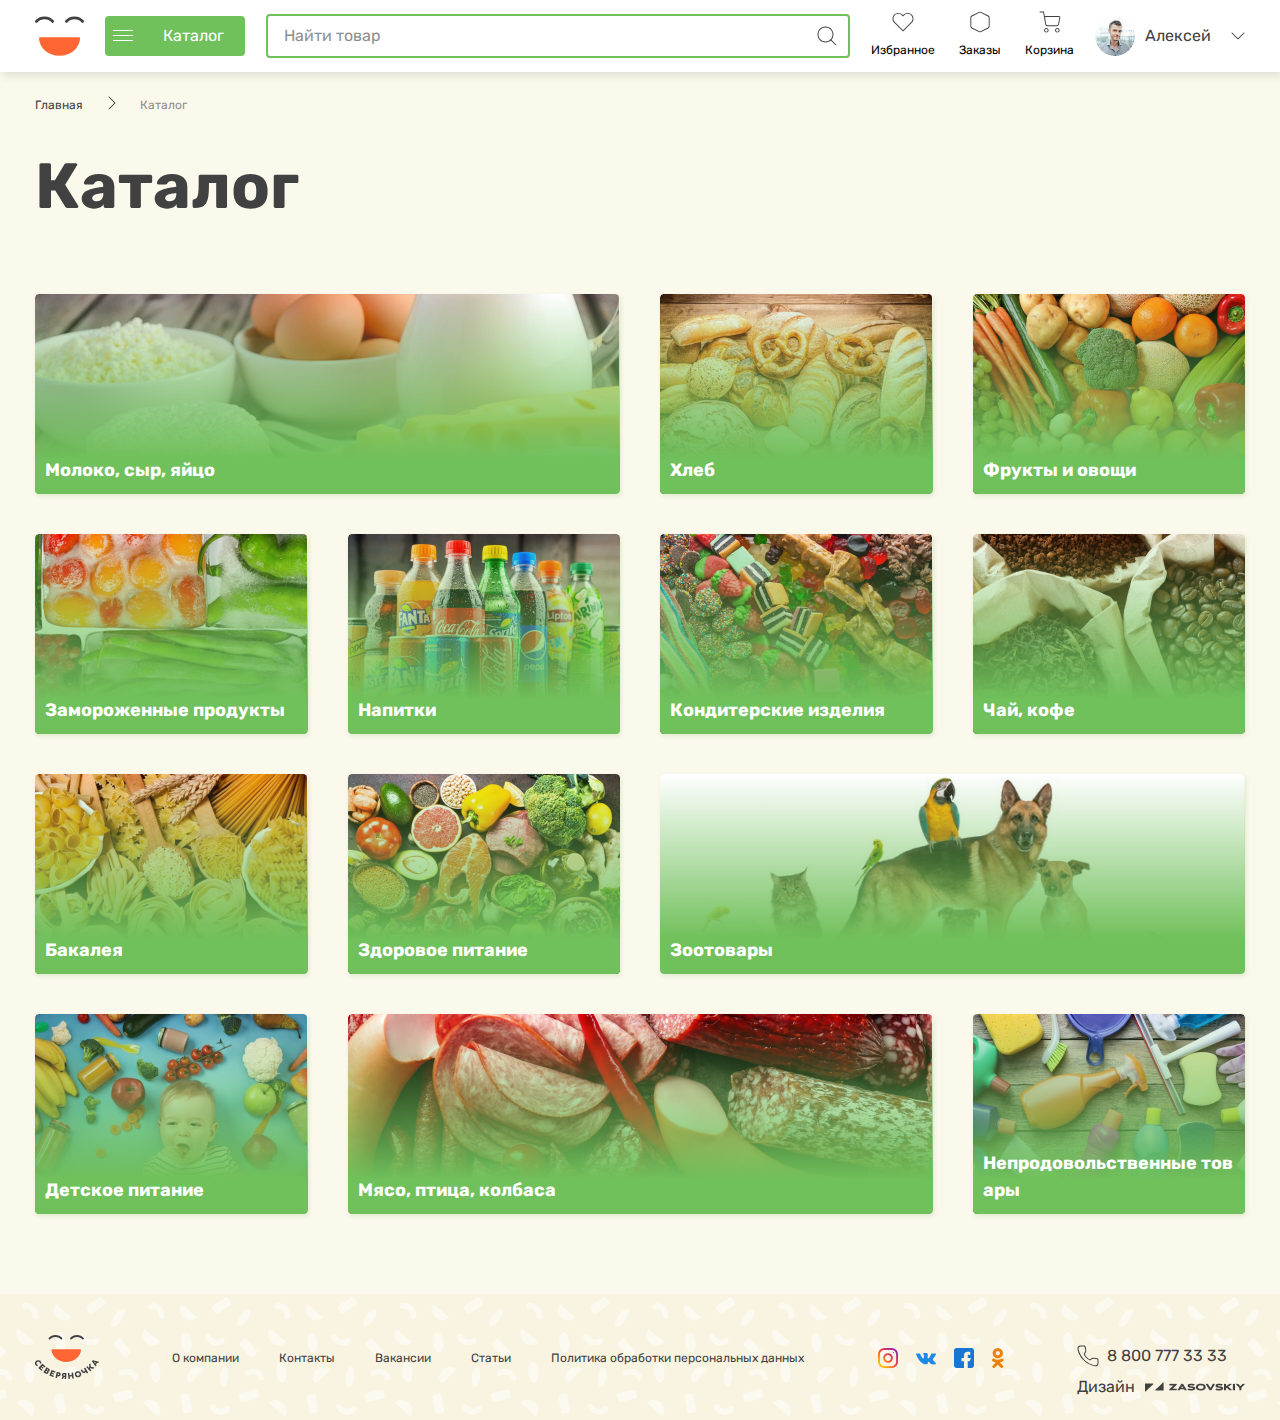
<file: catalog.html>
<!DOCTYPE html>
<html lang="ru">
  <head>
    <meta charset="UTF-8">
    <meta http-equiv="X-UA-Compatible" content="IE=edge">
    <meta name="viewport" content="width=device-width, initial-scale=1.0">
    <meta name="description" content="описание магазина">
    <meta name="keywords" content="ключевое-слово-1, ключевое-слово-2">
    <title>Каталог | Северяночка</title>
    <link rel="preload" href="./fonts/Rubik-Bold.woff2" as="font">
    <link rel="preload" href="./fonts/Rubik-Regular.woff2" as="font">
    <link rel="shortcut icon" href="./images/favicon.ico">
    <link rel="stylesheet" href="./css/style.min.css">
    <script defer src="https://api-maps.yandex.ru/2.1/?apikey=8a668916-04d0-4f25-8d4a-b97888776387&amp;lang=ru_RU"></script>
    <script defer src="./js/main.min.js"></script>
  </head>
  <body>
    <aside class="mobile-menu">
      <div class="container mobile-menu__container">
        <div class="mobile-menu__row">
          <nav class="nav main-nav">
            <ul class="nav__list main-nav__list">
              <li class="nav__item nav-item main-nav-item active"><a class="nav-item__link main-nav-item__link" href="./catalog.html"><svg class="nav-item__icon main-nav-item__icon" width="25" height="24" viewBox="0 0 25 24" fill="none" xmlns="http://www.w3.org/2000/svg">
<path fill-rule="evenodd" clip-rule="evenodd" d="M3 12C3 11.7239 3.22386 11.5 3.5 11.5H21.5C21.7761 11.5 22 11.7239 22 12C22 12.2761 21.7761 12.5 21.5 12.5H3.5C3.22386 12.5 3 12.2761 3 12Z" fill="#414141"/>
<path fill-rule="evenodd" clip-rule="evenodd" d="M3 6C3 5.72386 3.22386 5.5 3.5 5.5H21.5C21.7761 5.5 22 5.72386 22 6C22 6.27614 21.7761 6.5 21.5 6.5H3.5C3.22386 6.5 3 6.27614 3 6Z" fill="#414141"/>
<path fill-rule="evenodd" clip-rule="evenodd" d="M3 18C3 17.7239 3.22386 17.5 3.5 17.5H21.5C21.7761 17.5 22 17.7239 22 18C22 18.2761 21.7761 18.5 21.5 18.5H3.5C3.22386 18.5 3 18.2761 3 18Z" fill="#414141"/>
</svg><span class="nav-item__text main-nav-item__text">Каталог</span></a></li>
              <li class="nav__item nav-item main-nav-item"><a class="nav-item__link main-nav-item__link" href="./favourites.html"><svg class="nav-item__icon main-nav-item__icon" width="23" height="20" viewBox="0 0 23 20" fill="none" xmlns="http://www.w3.org/2000/svg">
<path fill-rule="evenodd" clip-rule="evenodd" d="M12.2046 2.25644C13.3299 1.13067 14.8564 0.498169 16.4482 0.498169C18.0399 0.498169 19.5664 1.13063 20.6916 2.25636C21.8174 3.38164 22.45 4.90829 22.45 6.49999C22.45 8.09174 21.8175 9.61826 20.6917 10.7435C20.6917 10.7436 20.6917 10.7435 20.6917 10.7435L11.8517 19.5835C11.6565 19.7788 11.3399 19.7788 11.1446 19.5835L2.30461 10.7435C-0.0390375 8.3999 -0.0390373 4.60009 2.30461 2.25644C4.64826 -0.0872086 8.44807 -0.0872087 10.7917 2.25644L11.4982 2.96289L12.2046 2.25644C12.2046 2.25641 12.2046 2.25647 12.2046 2.25644ZM16.4482 1.49817C15.1217 1.49817 13.8496 2.02528 12.9118 2.96346L11.8517 4.02355C11.758 4.11732 11.6308 4.16999 11.4982 4.16999C11.3656 4.16999 11.2384 4.11732 11.1446 4.02355L10.0846 2.96355C8.13149 1.01042 4.96484 1.01042 3.01172 2.96355C1.05859 4.91667 1.05859 8.08332 3.01172 10.0364L11.4982 18.5229L19.9846 10.0364C20.9228 9.09869 21.45 7.82648 21.45 6.49999C21.45 5.17351 20.9229 3.90138 19.9847 2.96363C19.0469 2.02544 17.7747 1.49817 16.4482 1.49817Z" fill="#414141"/>
</svg><span class="nav-item__text main-nav-item__text">Избранное</span><span class="nav-item__count main-nav-item__count favourite-link__count"></span></a></li>
              <li class="nav__item nav-item main-nav-item"><a class="nav-item__link main-nav-item__link" href="#"><svg class="nav-item__icon main-nav-item__icon" width="22" height="24" viewBox="0 0 22 24" fill="none" xmlns="http://www.w3.org/2000/svg">
<path fill-rule="evenodd" clip-rule="evenodd" d="M10.3325 1.89776C10.3324 1.89785 10.3327 1.89767 10.3325 1.89776L2.33366 5.89721L2.33255 5.89776C1.82288 6.15102 1.50045 6.67089 1.50005 7.24V16.7635C1.49608 17.3334 1.81541 17.8563 2.32416 18.113C2.32387 18.1129 2.32445 18.1132 2.32416 18.113L10.3237 22.1128C10.7462 22.3242 11.2438 22.3243 11.6663 22.1129L19.6664 18.1128L19.6675 18.1122C20.1773 17.8589 20.4997 17.3389 20.5 16.7697V7.24026C20.4997 6.67105 20.1773 6.15106 19.6675 5.89776L19.6664 5.89721L11.6675 1.89776C11.6674 1.89767 11.6677 1.89786 11.6675 1.89776C11.2474 1.6892 10.7527 1.68919 10.3325 1.89776ZM9.88755 1.00223C10.5883 0.654 11.4118 0.654 12.1125 1.00223L12.1137 1.00278L20.1125 5.00223C20.1124 5.00215 20.1127 5.00231 20.1125 5.00223C20.9618 5.42448 21.4995 6.29123 21.5 7.23973V16.77C21.4995 17.7184 20.9624 18.5852 20.1132 19.0074C20.113 19.0075 20.1134 19.0073 20.1132 19.0074L12.1138 23.0071C12.1138 23.0072 12.1138 23.0071 12.1138 23.0071C11.4097 23.3594 10.5806 23.3595 9.87644 23.0072C9.87639 23.0072 9.87649 23.0072 9.87644 23.0072L1.87644 19.0072L1.87506 19.0065C1.02685 18.5791 0.494133 17.708 0.500049 16.7584V7.24C0.500552 6.29154 1.03772 5.4248 1.88695 5.00253C1.88675 5.00263 1.88715 5.00243 1.88695 5.00253L9.88644 1.00278L9.88755 1.00223Z" fill="#414141"/>
</svg><span class="nav-item__text main-nav-item__text">Заказы</span></a></li>
              <li class="nav__item nav-item main-nav-item"><a class="nav-item__link main-nav-item__link basket-link" href="#"><svg class="nav-item__icon main-nav-item__icon" width="24" height="24" viewBox="0 0 24 24" fill="none" xmlns="http://www.w3.org/2000/svg">
<path fill-rule="evenodd" clip-rule="evenodd" d="M5.5 21C5.5 19.6193 6.61929 18.5 8 18.5C9.38071 18.5 10.5 19.6193 10.5 21C10.5 22.3807 9.38071 23.5 8 23.5C6.61929 23.5 5.5 22.3807 5.5 21ZM8 19.5C7.17157 19.5 6.5 20.1716 6.5 21C6.5 21.8284 7.17157 22.5 8 22.5C8.82843 22.5 9.5 21.8284 9.5 21C9.5 20.1716 8.82843 19.5 8 19.5Z" fill="#414141"/>
<path fill-rule="evenodd" clip-rule="evenodd" d="M17.5 21C17.5 19.6193 18.6193 18.5 20 18.5C21.3807 18.5 22.5 19.6193 22.5 21C22.5 22.3807 21.3807 23.5 20 23.5C18.6193 23.5 17.5 22.3807 17.5 21ZM20 19.5C19.1716 19.5 18.5 20.1716 18.5 21C18.5 21.8284 19.1716 22.5 20 22.5C20.8284 22.5 21.5 21.8284 21.5 21C21.5 20.1716 20.8284 19.5 20 19.5Z" fill="#414141"/>
<path fill-rule="evenodd" clip-rule="evenodd" d="M1 0.5C0.723858 0.5 0.5 0.723858 0.5 1C0.5 1.27614 0.723858 1.5 1 1.5H4.58051C5.33783 5.79147 6.10333 10.0643 6.74931 14.3709C6.93288 15.5947 7.98416 16.5 9.22165 16.5H19.3597C20.5514 16.5 21.5774 15.6588 21.8111 14.4903L23.2503 7.29417C23.436 6.36599 22.726 5.5 21.7795 5.5H7.16046C6.8575 5.5 6.57797 5.58901 6.34436 5.74093L5.49239 0.913107C5.45023 0.674179 5.24262 0.5 5 0.5H1ZM6.666 7.07417C6.62065 6.77187 6.85478 6.5 7.16046 6.5H21.7795C22.095 6.5 22.3316 6.78866 22.2698 7.09806L20.8305 14.2942C20.6903 14.9953 20.0747 15.5 19.3597 15.5H9.22165C8.47916 15.5 7.84839 14.9568 7.73825 14.2225L6.666 7.07417Z" fill="#414141"/>
</svg><span class="nav-item__text main-nav-item__text">Корзина</span><span class="nav-item__count main-nav-item__count basket-link__count basket-count"></span></a></li>
            </ul>
          </nav>
          <div class="profile logined">
            <div class="profile__avatar"><img src="./images/avatar.png" alt=""></div>
            <ul class="profile-menu">
              <li class="profile-menu__item"><a class="profile-menu__link" href="#">
                  Профиль<svg class="profile-menu__arrow-down" width="14" height="8" viewBox="0 0 14 8" fill="none" xmlns="http://www.w3.org/2000/svg">
<path fill-rule="evenodd" clip-rule="evenodd" d="M0.646447 0.646447C0.841709 0.451184 1.15829 0.451184 1.35355 0.646447L7 6.29289L12.6464 0.646447C12.8417 0.451184 13.1583 0.451184 13.3536 0.646447C13.5488 0.841709 13.5488 1.15829 13.3536 1.35355L7.35355 7.35355C7.15829 7.54882 6.84171 7.54882 6.64645 7.35355L0.646447 1.35355C0.451184 1.15829 0.451184 0.841709 0.646447 0.646447Z" fill="#414141"/>
</svg></a></li>
              <li class="profile-menu__item"><a class="profile-menu__link" href="#">
                  Выйти<svg class="profile-menu__arrow-down" width="14" height="8" viewBox="0 0 14 8" fill="none" xmlns="http://www.w3.org/2000/svg">
<path fill-rule="evenodd" clip-rule="evenodd" d="M0.646447 0.646447C0.841709 0.451184 1.15829 0.451184 1.35355 0.646447L7 6.29289L12.6464 0.646447C12.8417 0.451184 13.1583 0.451184 13.3536 0.646447C13.5488 0.841709 13.5488 1.15829 13.3536 1.35355L7.35355 7.35355C7.15829 7.54882 6.84171 7.54882 6.64645 7.35355L0.646447 1.35355C0.451184 1.15829 0.451184 0.841709 0.646447 0.646447Z" fill="#414141"/>
</svg></a></li>
            </ul>
          </div>
        </div>
      </div>
    </aside>
    <header class="header">
      <div class="header__top">
        <div class="container header__container">
          <div class="header__row"><a class="logo header__logo" href="./index.html">
              <picture>
                <source srcset="./images/logo-mobile.svg" media="(max-width: 1360px )"><img class="logo__img" src="./images/logo.svg" alt="logo">
              </picture></a>
            <button class="catalog-activate header__catalog-activate" type="button"><span class="burger catalog-activate__burger"></span><span class="catalog-activate__text">Каталог</span></button>
            <div class="search header__search">
              <input class="search__input" type="text" placeholder="Найти товар">
              <button class="search__icon" type="button"><svg width="24" height="24" viewBox="0 0 24 24" fill="none" xmlns="http://www.w3.org/2000/svg">
<path fill-rule="evenodd" clip-rule="evenodd" d="M2.5 10.5C2.5 6.08172 6.08172 2.5 10.5 2.5C14.9183 2.5 18.5 6.08172 18.5 10.5C18.5 14.9183 14.9183 18.5 10.5 18.5C6.08172 18.5 2.5 14.9183 2.5 10.5ZM10.5 3.5C6.63401 3.5 3.5 6.63401 3.5 10.5C3.5 14.366 6.63401 17.5 10.5 17.5C14.366 17.5 17.5 14.366 17.5 10.5C17.5 6.63401 14.366 3.5 10.5 3.5Z" fill="#414141"/>
<path fill-rule="evenodd" clip-rule="evenodd" d="M15.4463 15.4464C15.6415 15.2512 15.9581 15.2512 16.1534 15.4464L21.3534 20.6464C21.5486 20.8417 21.5486 21.1583 21.3534 21.3535C21.1581 21.5488 20.8415 21.5488 20.6463 21.3535L15.4463 16.1535C15.251 15.9583 15.251 15.6417 15.4463 15.4464Z" fill="#414141"/>
</svg>
              </button>
              <ul class="search__live-list live-list"></ul>
            </div>
            <nav class="nav main-nav">
              <ul class="nav__list main-nav__list">
                <li class="nav__item nav-item main-nav-item"><a class="nav-item__link main-nav-item__link favourite-link" href="./favourites.html"><svg class="nav-item__icon main-nav-item__icon" width="23" height="20" viewBox="0 0 23 20" fill="none" xmlns="http://www.w3.org/2000/svg">
<path fill-rule="evenodd" clip-rule="evenodd" d="M12.2046 2.25644C13.3299 1.13067 14.8564 0.498169 16.4482 0.498169C18.0399 0.498169 19.5664 1.13063 20.6916 2.25636C21.8174 3.38164 22.45 4.90829 22.45 6.49999C22.45 8.09174 21.8175 9.61826 20.6917 10.7435C20.6917 10.7436 20.6917 10.7435 20.6917 10.7435L11.8517 19.5835C11.6565 19.7788 11.3399 19.7788 11.1446 19.5835L2.30461 10.7435C-0.0390375 8.3999 -0.0390373 4.60009 2.30461 2.25644C4.64826 -0.0872086 8.44807 -0.0872087 10.7917 2.25644L11.4982 2.96289L12.2046 2.25644C12.2046 2.25641 12.2046 2.25647 12.2046 2.25644ZM16.4482 1.49817C15.1217 1.49817 13.8496 2.02528 12.9118 2.96346L11.8517 4.02355C11.758 4.11732 11.6308 4.16999 11.4982 4.16999C11.3656 4.16999 11.2384 4.11732 11.1446 4.02355L10.0846 2.96355C8.13149 1.01042 4.96484 1.01042 3.01172 2.96355C1.05859 4.91667 1.05859 8.08332 3.01172 10.0364L11.4982 18.5229L19.9846 10.0364C20.9228 9.09869 21.45 7.82648 21.45 6.49999C21.45 5.17351 20.9229 3.90138 19.9847 2.96363C19.0469 2.02544 17.7747 1.49817 16.4482 1.49817Z" fill="#414141"/>
</svg><span class="nav-item__text main-nav-item__text">Избранное</span><span class="nav-item__count main-nav-item__count favourite-link__count"></span></a></li>
                <li class="nav__item nav-item main-nav-item"><a class="nav-item__link main-nav-item__link" href="#"><svg class="nav-item__icon main-nav-item__icon" width="22" height="24" viewBox="0 0 22 24" fill="none" xmlns="http://www.w3.org/2000/svg">
<path fill-rule="evenodd" clip-rule="evenodd" d="M10.3325 1.89776C10.3324 1.89785 10.3327 1.89767 10.3325 1.89776L2.33366 5.89721L2.33255 5.89776C1.82288 6.15102 1.50045 6.67089 1.50005 7.24V16.7635C1.49608 17.3334 1.81541 17.8563 2.32416 18.113C2.32387 18.1129 2.32445 18.1132 2.32416 18.113L10.3237 22.1128C10.7462 22.3242 11.2438 22.3243 11.6663 22.1129L19.6664 18.1128L19.6675 18.1122C20.1773 17.8589 20.4997 17.3389 20.5 16.7697V7.24026C20.4997 6.67105 20.1773 6.15106 19.6675 5.89776L19.6664 5.89721L11.6675 1.89776C11.6674 1.89767 11.6677 1.89786 11.6675 1.89776C11.2474 1.6892 10.7527 1.68919 10.3325 1.89776ZM9.88755 1.00223C10.5883 0.654 11.4118 0.654 12.1125 1.00223L12.1137 1.00278L20.1125 5.00223C20.1124 5.00215 20.1127 5.00231 20.1125 5.00223C20.9618 5.42448 21.4995 6.29123 21.5 7.23973V16.77C21.4995 17.7184 20.9624 18.5852 20.1132 19.0074C20.113 19.0075 20.1134 19.0073 20.1132 19.0074L12.1138 23.0071C12.1138 23.0072 12.1138 23.0071 12.1138 23.0071C11.4097 23.3594 10.5806 23.3595 9.87644 23.0072C9.87639 23.0072 9.87649 23.0072 9.87644 23.0072L1.87644 19.0072L1.87506 19.0065C1.02685 18.5791 0.494133 17.708 0.500049 16.7584V7.24C0.500552 6.29154 1.03772 5.4248 1.88695 5.00253C1.88675 5.00263 1.88715 5.00243 1.88695 5.00253L9.88644 1.00278L9.88755 1.00223Z" fill="#414141"/>
</svg><span class="nav-item__text main-nav-item__text">Заказы</span></a></li>
                <li class="nav__item nav-item main-nav-item"><a class="nav-item__link main-nav-item__link basket-link" href="./basket.html"><svg class="nav-item__icon main-nav-item__icon" width="24" height="24" viewBox="0 0 24 24" fill="none" xmlns="http://www.w3.org/2000/svg">
<path fill-rule="evenodd" clip-rule="evenodd" d="M5.5 21C5.5 19.6193 6.61929 18.5 8 18.5C9.38071 18.5 10.5 19.6193 10.5 21C10.5 22.3807 9.38071 23.5 8 23.5C6.61929 23.5 5.5 22.3807 5.5 21ZM8 19.5C7.17157 19.5 6.5 20.1716 6.5 21C6.5 21.8284 7.17157 22.5 8 22.5C8.82843 22.5 9.5 21.8284 9.5 21C9.5 20.1716 8.82843 19.5 8 19.5Z" fill="#414141"/>
<path fill-rule="evenodd" clip-rule="evenodd" d="M17.5 21C17.5 19.6193 18.6193 18.5 20 18.5C21.3807 18.5 22.5 19.6193 22.5 21C22.5 22.3807 21.3807 23.5 20 23.5C18.6193 23.5 17.5 22.3807 17.5 21ZM20 19.5C19.1716 19.5 18.5 20.1716 18.5 21C18.5 21.8284 19.1716 22.5 20 22.5C20.8284 22.5 21.5 21.8284 21.5 21C21.5 20.1716 20.8284 19.5 20 19.5Z" fill="#414141"/>
<path fill-rule="evenodd" clip-rule="evenodd" d="M1 0.5C0.723858 0.5 0.5 0.723858 0.5 1C0.5 1.27614 0.723858 1.5 1 1.5H4.58051C5.33783 5.79147 6.10333 10.0643 6.74931 14.3709C6.93288 15.5947 7.98416 16.5 9.22165 16.5H19.3597C20.5514 16.5 21.5774 15.6588 21.8111 14.4903L23.2503 7.29417C23.436 6.36599 22.726 5.5 21.7795 5.5H7.16046C6.8575 5.5 6.57797 5.58901 6.34436 5.74093L5.49239 0.913107C5.45023 0.674179 5.24262 0.5 5 0.5H1ZM6.666 7.07417C6.62065 6.77187 6.85478 6.5 7.16046 6.5H21.7795C22.095 6.5 22.3316 6.78866 22.2698 7.09806L20.8305 14.2942C20.6903 14.9953 20.0747 15.5 19.3597 15.5H9.22165C8.47916 15.5 7.84839 14.9568 7.73825 14.2225L6.666 7.07417Z" fill="#414141"/>
</svg><span class="nav-item__text main-nav-item__text">Корзина</span><span class="nav-item__count main-nav-item__count basket-link__count basket-count"></span></a></li>
              </ul>
            </nav>
            <div class="profile header__profile logined">
              <div class="profile__avatar"><img src="./images/avatar.png" alt="avatar"></div>
              <p class="profile__name">Алексей</p><svg class="profile__arrow-down" width="14" height="8" viewBox="0 0 14 8" fill="none" xmlns="http://www.w3.org/2000/svg">
<path fill-rule="evenodd" clip-rule="evenodd" d="M0.646447 0.646447C0.841709 0.451184 1.15829 0.451184 1.35355 0.646447L7 6.29289L12.6464 0.646447C12.8417 0.451184 13.1583 0.451184 13.3536 0.646447C13.5488 0.841709 13.5488 1.15829 13.3536 1.35355L7.35355 7.35355C7.15829 7.54882 6.84171 7.54882 6.64645 7.35355L0.646447 1.35355C0.451184 1.15829 0.451184 0.841709 0.646447 0.646447Z" fill="#414141"/>
</svg>
              <ul class="profile-menu">
                <li class="profile-menu__item"><a class="profile-menu__link" href="#">
                    Профиль<svg class="profile-menu__arrow-down" width="14" height="8" viewBox="0 0 14 8" fill="none" xmlns="http://www.w3.org/2000/svg">
<path fill-rule="evenodd" clip-rule="evenodd" d="M0.646447 0.646447C0.841709 0.451184 1.15829 0.451184 1.35355 0.646447L7 6.29289L12.6464 0.646447C12.8417 0.451184 13.1583 0.451184 13.3536 0.646447C13.5488 0.841709 13.5488 1.15829 13.3536 1.35355L7.35355 7.35355C7.15829 7.54882 6.84171 7.54882 6.64645 7.35355L0.646447 1.35355C0.451184 1.15829 0.451184 0.841709 0.646447 0.646447Z" fill="#414141"/>
</svg></a></li>
                <li class="profile-menu__item"><a class="profile-menu__link" href="#">
                    Выйти<svg class="profile-menu__arrow-down" width="14" height="8" viewBox="0 0 14 8" fill="none" xmlns="http://www.w3.org/2000/svg">
<path fill-rule="evenodd" clip-rule="evenodd" d="M0.646447 0.646447C0.841709 0.451184 1.15829 0.451184 1.35355 0.646447L7 6.29289L12.6464 0.646447C12.8417 0.451184 13.1583 0.451184 13.3536 0.646447C13.5488 0.841709 13.5488 1.15829 13.3536 1.35355L7.35355 7.35355C7.15829 7.54882 6.84171 7.54882 6.64645 7.35355L0.646447 1.35355C0.451184 1.15829 0.451184 0.841709 0.646447 0.646447Z" fill="#414141"/>
</svg></a></li>
              </ul>
            </div>
          </div>
        </div>
      </div>
      <div class="header__bottom">
        <div class="catalog header__catalog">
          <div class="container catalog__container">
            <div class="catalog__row">
              <ul class="catalog-list catalog__list">
                <li class="catalog-list__item"><a class="catalog-list__link" href="./category.html">Молоко, сыр, яйцо</a></li>
                <li class="catalog-list__item"><a class="catalog-list__link" href="./category.html">Хлеб</a></li>
                <li class="catalog-list__item"><a class="catalog-list__link" href="./category.html">Фрукты и овощи</a></li>
                <li class="catalog-list__item"><a class="catalog-list__link" href="./category.html">Замороженные продукты</a></li>
              </ul>
              <ul class="catalog-list catalog__list">
                <li class="catalog-list__item"><a class="catalog-list__link" href="./category.html">Напитки</a></li>
                <li class="catalog-list__item"><a class="catalog-list__link" href="./category.html">Кондитерские изделия</a></li>
                <li class="catalog-list__item"><a class="catalog-list__link" href="./category.html">Чай, кофе</a></li>
              </ul>
              <ul class="catalog-list catalog__list">
                <li class="catalog-list__item"><a class="catalog-list__link" href="./category.html">Бакалея</a></li>
                <li class="catalog-list__item"><a class="catalog-list__link" href="./category.html">Здоровое питание</a></li>
                <li class="catalog-list__item"><a class="catalog-list__link" href="./category.html">Зоотовары</a></li>
              </ul>
              <ul class="catalog-list catalog__list">
                <li class="catalog-list__item"><a class="catalog-list__link" href="./category.html">Непродовольственные товары</a></li>
                <li class="catalog-list__item"><a class="catalog-list__link" href="./category.html">Детское питание</a></li>
                <li class="catalog-list__item"><a class="catalog-list__link" href="./category.html">Мясо, птица, колбаса</a></li>
              </ul>
            </div>
          </div>
        </div>
      </div>
    </header>
    <main class="main">
      <section class="catalog-section">
        <div class="container catalog-section__container">
          <div class="catalog-section__row">
            <div class="top-content">
              <div class="top-content__bread-crumbs bread-crumbs">
                <div class="bread-crumbs__link-block link-block"><a class="link-block__link" href="./index.html">Главная</a>
                  <div class="link-block__arrow"><svg class="bread-crumbs__link-arrow" width="8" height="14" viewBox="0 0 8 14" fill="none" xmlns="http://www.w3.org/2000/svg">
<path fill-rule="evenodd" clip-rule="evenodd" d="M0.646447 0.646447C0.841709 0.451184 1.15829 0.451184 1.35355 0.646447L7.35355 6.64645C7.54882 6.84171 7.54882 7.15829 7.35355 7.35355L1.35355 13.3536C1.15829 13.5488 0.841709 13.5488 0.646447 13.3536C0.451184 13.1583 0.451184 12.8417 0.646447 12.6464L6.29289 7L0.646447 1.35355C0.451184 1.15829 0.451184 0.841709 0.646447 0.646447Z" fill="#414141"/>
</svg>
                  </div>
                </div>
                <div class="bread-crumbs__link-block link-block"><a class="link-block__link">Каталог</a></div>
              </div>
              <div class="top-content__title-block top-title-block">
                <h2 class="catalog-section__title top-title soft">Каталог</h2>
              </div>
            </div>
            <div class="catalog-section__grid catalog-grid">
              <div class="catalog-grid__row"><a class="catalog-grid__category category" href="./category.html">
                  <div class="category__image"><img src="./images/category-1.png" alt="категория"></div>
                  <div class="category__text"> 
                    <div class="category__text-string">Молоко, сыр, яйцо</div>
                  </div></a><a class="catalog-grid__category category" href="./category.html">
                  <div class="category__image"><img src="./images/category-2.png" alt="категория"></div>
                  <div class="category__text"> 
                    <div class="category__text-string">Хлеб</div>
                  </div></a><a class="catalog-grid__category category" href="./category.html">
                  <div class="category__image"><img src="./images/category-3.png" alt="категория"></div>
                  <div class="category__text"> 
                    <div class="category__text-string">Фрукты и овощи</div>
                  </div></a><a class="catalog-grid__category category" href="./category.html">
                  <div class="category__image"><img src="./images/category-4.png" alt="категория"></div>
                  <div class="category__text"> 
                    <div class="category__text-string">Замороженные продукты</div>
                  </div></a><a class="catalog-grid__category category" href="./category.html">
                  <div class="category__image"><img src="./images/category-5.png" alt="категория"></div>
                  <div class="category__text"> 
                    <div class="category__text-string">Напитки</div>
                  </div></a><a class="catalog-grid__category category" href="./category.html">
                  <div class="category__image"><img src="./images/category-6.png" alt="категория"></div>
                  <div class="category__text"> 
                    <div class="category__text-string">Кондитерские изделия</div>
                  </div></a><a class="catalog-grid__category category" href="./category.html">
                  <div class="category__image"><img src="./images/category-7.png" alt="категория"></div>
                  <div class="category__text"> 
                    <div class="category__text-string">Чай, кофе</div>
                  </div></a><a class="catalog-grid__category category" href="./category.html">
                  <div class="category__image"><img src="./images/category-8.png" alt="категория"></div>
                  <div class="category__text"> 
                    <div class="category__text-string">Бакалея</div>
                  </div></a><a class="catalog-grid__category category" href="./category.html">
                  <div class="category__image"><img src="./images/category-9.png" alt="категория"></div>
                  <div class="category__text"> 
                    <div class="category__text-string">Здоровое питание</div>
                  </div></a><a class="catalog-grid__category category" href="./category.html">
                  <div class="category__image"><img src="./images/category-10.png" alt="категория"></div>
                  <div class="category__text"> 
                    <div class="category__text-string">Зоотовары</div>
                  </div></a><a class="catalog-grid__category category" href="./category.html">
                  <div class="category__image"><img src="./images/category-11.png" alt="категория"></div>
                  <div class="category__text"> 
                    <div class="category__text-string">Детское питание</div>
                  </div></a><a class="catalog-grid__category category" href="./category.html">
                  <div class="category__image"><img src="./images/category-12.png" alt="категория"></div>
                  <div class="category__text"> 
                    <div class="category__text-string">Мясо, птица, колбаса</div>
                  </div></a><a class="catalog-grid__category category" href="./category.html">
                  <div class="category__image"><img src="./images/category-13.png" alt="категория"></div>
                  <div class="category__text"> 
                    <div class="category__text-string">Непродовольственные товары</div>
                  </div></a></div>
            </div>
          </div>
        </div>
      </section>
    </main>
    <footer class="footer"><img class="pattern footer__bg-image" src="./images/pattern-2.png" alt="pattern-bg">
      <div class="container footer__container">
        <div class="footer__row"><a class="logo footer__logo" href="#"><img src="./images/logo-alternate.svg" alt="logo"></a>
          <nav class="nav default footer__nav">
            <ul class="nav__list">
              <li class="nav__item nav-item"><a class="nav-item__link" href="./about.html">О компании</a>
              </li>
              <li class="nav__item nav-item"><a class="nav-item__link" href="./contacts.html">Контакты</a>
              </li>
              <li class="nav__item nav-item"><a class="nav-item__link" href="./jobs.html">Вакансии</a>
              </li>
              <li class="nav__item nav-item"><a class="nav-item__link" href="#">Статьи</a>
              </li>
              <li class="nav__item nav-item"><a class="nav-item__link" href="#">Политика обработки персональных данных</a>
              </li>
            </ul>
          </nav>
          <nav class="nav footer__nav nav-social social">
            <ul class="nav__list nav-social__list">
              <li class="nav-social__item nav-item nav-social-item"><a class="nav-item__link nav-social-item__link" href="#" target="_blank"><img src="./images/instagram.svg" alt=""></a></li>
              <li class="nav-social__item nav-item nav-social-item"><a class="nav-item__link nav-social-item__link" href="#" target="_blank"><img src="./images/vk.svg" alt=""></a></li>
              <li class="nav-social__item nav-item nav-social-item"><a class="nav-item__link nav-social-item__link" href="#" target="_blank"><img src="./images/facebook.svg" alt=""></a></li>
              <li class="nav-social__item nav-item nav-social-item"><a class="nav-item__link nav-social-item__link" href="#" target="_blank"><img src="./images/ok.svg" alt=""></a></li>
            </ul>
          </nav>
          <div class="more-info"><a class="tel more-info__tel" href="tel:88007773333">
               <svg class="tel__icon" width="22" height="22" viewBox="0 0 22 22" fill="none" xmlns="http://www.w3.org/2000/svg">
<path fill-rule="evenodd" clip-rule="evenodd" d="M0.530549 3.62795C0.29859 1.78205 1.87862 0.5 3.57554 0.5H7.1672C7.89213 0.5 8.51333 1.01844 8.64301 1.73167L9.24935 5.06653C9.43046 6.06268 9.17133 7.08845 8.53884 7.87906L7.81545 8.7833C7.68654 8.94444 7.67475 9.15809 7.77434 9.32047C8.2439 10.0862 9.08857 11.3797 9.85533 12.1464C10.6221 12.9132 11.9156 13.7579 12.6813 14.2274C12.8437 14.327 13.0573 14.3152 13.2185 14.1863L14.1227 13.4629C14.9133 12.8304 15.9391 12.5713 16.9352 12.7524L20.2701 13.3588C20.9833 13.4885 21.5018 14.1096 21.5018 14.8346V18.1816C21.5018 20.0032 20.0508 21.624 18.1171 21.313C14.8045 20.7803 10.0694 19.0768 6.13538 14.8402C2.31033 10.7209 0.893311 6.51475 0.530549 3.62795ZM3.57554 1.5C2.31103 1.5 1.38547 2.41084 1.52275 3.50326C1.86104 6.19537 3.19444 10.2034 6.86818 14.1598C10.6177 18.1977 15.1307 19.8199 18.2758 20.3257C19.4703 20.5178 20.5018 19.5285 20.5018 18.1816V14.8346C20.5018 14.5929 20.329 14.3859 20.0912 14.3426L16.7564 13.7363C16.0448 13.6069 15.3121 13.792 14.7474 14.2438L13.8432 14.9672C13.3653 15.3495 12.6937 15.4081 12.1585 15.0799C11.3953 14.6119 10.008 13.7133 9.14823 12.8536C8.28849 11.9938 7.3899 10.6064 6.92187 9.84326C6.59367 9.30809 6.65231 8.63644 7.03458 8.15861L7.75797 7.25437C8.20975 6.68964 8.39485 5.95695 8.26548 5.24541L7.65914 1.91056C7.61591 1.67281 7.40885 1.5 7.1672 1.5H3.57554Z" fill="#414141"/>
</svg>8 800 777 33 33</a>
            <div class="more-info__designer designer"><a class="designer__link" href="#"><span class="designer__text">Дизайн</span><img src="./images/designer-logo.png" alt="designer - zasovskiy"></a></div>
          </div>
        </div>
      </div>
    </footer>
    <div class="popup popup-login">
      <div class="popup__row popup-login__row">
        <button class="popup__close popup-login__close" type="button" aria-label="Закрыть всплывающее окно"><svg width="24" height="24" viewBox="0 0 24 24" fill="none" xmlns="http://www.w3.org/2000/svg">
<path fill-rule="evenodd" clip-rule="evenodd" d="M18.3536 5.64645C18.5488 5.84171 18.5488 6.15829 18.3536 6.35355L6.35355 18.3536C6.15829 18.5488 5.84171 18.5488 5.64645 18.3536C5.45118 18.1583 5.45118 17.8417 5.64645 17.6464L17.6464 5.64645C17.8417 5.45118 18.1583 5.45118 18.3536 5.64645Z" fill="#414141"/>
<path fill-rule="evenodd" clip-rule="evenodd" d="M5.64645 5.64645C5.84171 5.45118 6.15829 5.45118 6.35355 5.64645L18.3536 17.6464C18.5488 17.8417 18.5488 18.1583 18.3536 18.3536C18.1583 18.5488 17.8417 18.5488 17.6464 18.3536L5.64645 6.35355C5.45118 6.15829 5.45118 5.84171 5.64645 5.64645Z" fill="#414141"/>
</svg>
        </button>
        <div class="popup__content popup-login__content">
          <h3 class="popup__title popup-login__title">Вход</h3>
          <form class="popup__form popup-login__form" name="login" action="#">
            <div class="popup__form-label popup-login__form-label label-telephone"><span class="popup__form-label-text popup-login__form-label-text">Телефон </span>
              <div class="popup__form-input-block popup-login__form-input-block input-block">
                <input class="popup__form-input popup-login__form-input" type="tel">
              </div>
            </div>
            <div class="popup__form-label popup-login__form-label label-password"><span class="popup__form-label-text popup-login__form-label-text">Пароль</span>
              <div class="popup__form-input-block popup-login__form-input-block input-block">
                <input class="popup__form-input popup-login__form-input password-input" type="password">
                <button class="popup__form-input-password-set-visible set-visible-password" type="button"><svg class="hidden-now" width="36" height="36" viewBox="0 0 36 36" fill="none" xmlns="http://www.w3.org/2000/svg">
<path fill-rule="evenodd" clip-rule="evenodd" d="M17.9973 10.5C17.3291 10.4985 16.663 10.5746 16.0124 10.7269C15.7435 10.7898 15.4745 10.6229 15.4116 10.354C15.3487 10.0851 15.5156 9.81612 15.7845 9.75318C16.5104 9.58327 17.2535 9.49832 17.999 9.50003C21.6985 9.50025 24.5713 11.6134 26.4882 13.6581C27.4513 14.6853 28.188 15.7107 28.6841 16.4788C28.9324 16.8633 29.1212 17.1846 29.2487 17.4111C29.3124 17.5245 29.3608 17.6142 29.3937 17.6763C29.4102 17.7074 29.4228 17.7316 29.4314 17.7485L29.4415 17.7681L29.4443 17.7737L29.4452 17.7754C29.4453 17.7757 29.4457 17.7764 28.9984 18L28.5575 17.7643C28.5158 17.8424 28.4735 17.9201 28.4306 17.9975C28.4144 17.9681 28.3966 17.936 28.3771 17.9014C28.2584 17.6905 28.0801 17.3868 27.844 17.0213C27.3713 16.2894 26.6706 15.3147 25.7587 14.342C23.9257 12.3868 21.2987 10.5 17.9984 10.5L17.9973 10.5ZM28.4306 17.9975C27.8668 19.0158 27.2055 19.9772 26.4559 20.8681C26.2781 21.0794 26.3052 21.3948 26.5165 21.5726C26.7278 21.7504 27.0432 21.7232 27.221 21.5119C28.0725 20.5001 28.816 19.402 29.4394 18.2357C29.5158 18.0927 29.5182 17.9215 29.4457 17.7764L28.9984 18C28.5512 18.2236 28.5513 18.2238 28.5513 18.2238L28.5495 18.2203L28.5421 18.2057C28.5352 18.1923 28.5244 18.1715 28.5099 18.144C28.4903 18.1071 28.4639 18.0578 28.4306 17.9975ZM12.4574 11.7566C12.625 11.976 12.5829 12.2898 12.3635 12.4574C10.3997 13.9569 8.76752 15.8451 7.56807 18.003C7.58423 18.0323 7.60198 18.0642 7.62133 18.0986C7.73999 18.3096 7.91836 18.6133 8.15439 18.9788C8.62709 19.7107 9.32783 20.6853 10.2398 21.6581C12.072 23.6124 14.6976 25.4985 17.9959 25.5C20.0369 25.4658 22.0134 24.7799 23.6369 23.5424C23.8565 23.375 24.1702 23.4173 24.3377 23.6369C24.5051 23.8565 24.4627 24.1703 24.2431 24.3377C22.4488 25.7054 20.264 26.4631 18.0082 26.5L18 26.5001C14.3002 26.5001 11.4272 24.3868 9.51023 22.342C8.54717 21.3147 7.81041 20.2894 7.31436 19.5213C7.06602 19.1368 6.87719 18.8155 6.74976 18.5889C6.68602 18.4756 6.63759 18.3859 6.60469 18.3237C6.58824 18.2926 6.57567 18.2684 6.56701 18.2516L6.55696 18.2319L6.55414 18.2263L6.55328 18.2246C6.55317 18.2244 6.55279 18.2236 7 18L6.55279 18.2236C6.48013 18.0783 6.48261 17.9068 6.55942 17.7636C7.83702 15.3827 9.60902 13.3025 11.7565 11.6626C11.976 11.495 12.2898 11.5371 12.4574 11.7566ZM16.2458 15.5392C16.4341 15.7412 16.4229 16.0576 16.2209 16.2458C15.552 16.8691 15.2767 17.8077 15.5029 18.6935C15.7291 19.5792 16.4208 20.2709 17.3066 20.4971C18.1923 20.7233 19.131 20.448 19.7542 19.7792C19.9424 19.5771 20.2588 19.566 20.4609 19.7542C20.6629 19.9425 20.6741 20.2589 20.4858 20.4609C19.6133 21.3973 18.2992 21.7827 17.0591 21.466C15.819 21.1493 14.8507 20.181 14.534 18.9409C14.2173 17.7008 14.6028 16.3867 15.5391 15.5142C15.7412 15.326 16.0576 15.3371 16.2458 15.5392Z" fill="#414141"/>
<path fill-rule="evenodd" clip-rule="evenodd" d="M6.64645 6.64645C6.84171 6.45118 7.15829 6.45118 7.35355 6.64645L29.3536 28.6464C29.5488 28.8417 29.5488 29.1583 29.3536 29.3536C29.1583 29.5488 28.8417 29.5488 28.6464 29.3536L6.64645 7.35355C6.45118 7.15829 6.45118 6.84171 6.64645 6.64645Z" fill="#414141"/>
</svg>
<svg class="visible-now hidden" width="36" height="36" viewBox="0 0 36 36" fill="none" xmlns="http://www.w3.org/2000/svg">
<path fill-rule="evenodd" clip-rule="evenodd" d="M7.56643 18C7.58302 18.0301 7.60133 18.063 7.62133 18.0986C7.73999 18.3096 7.91836 18.6133 8.15439 18.9787C8.62709 19.7107 9.32783 20.6853 10.2398 21.658C12.0728 23.6132 14.6998 25.5 18 25.5C21.3002 25.5 23.9272 23.6132 25.7602 21.658C26.6722 20.6853 27.3729 19.7107 27.8456 18.9787C28.0816 18.6133 28.26 18.3096 28.3787 18.0986C28.3987 18.0631 28.417 18.0301 28.4336 18C28.417 17.9699 28.3987 17.937 28.3787 17.9014C28.26 17.6904 28.0816 17.3867 27.8456 17.0213C27.3729 16.2893 26.6722 15.3147 25.7602 14.342C23.9272 12.3868 21.3002 10.5 18 10.5C14.6998 10.5 12.0728 12.3868 10.2398 14.342C9.32783 15.3147 8.62709 16.2893 8.15439 17.0213C7.91836 17.3867 7.73999 17.6904 7.62133 17.9014C7.60133 17.937 7.58302 17.9699 7.56643 18ZM29 18C29.4472 17.7764 29.4471 17.7762 29.447 17.776L29.4459 17.7737L29.443 17.7681L29.433 17.7484C29.4243 17.7316 29.4118 17.7074 29.3953 17.6763C29.3624 17.6141 29.314 17.5244 29.2502 17.4111C29.1228 17.1846 28.934 16.8633 28.6856 16.4787C28.1896 15.7107 27.4528 14.6853 26.4898 13.658C24.5728 11.6132 21.6998 9.5 18 9.5C14.3002 9.5 11.4272 11.6132 9.51023 13.658C8.54717 14.6853 7.81041 15.7107 7.31436 16.4787C7.06602 16.8633 6.87719 17.1846 6.74976 17.4111C6.68602 17.5244 6.63759 17.6141 6.60469 17.6763C6.58824 17.7074 6.57567 17.7316 6.56701 17.7484L6.55696 17.7681L6.55414 17.7737L6.55328 17.7754C6.55317 17.7756 6.55279 17.7764 7 18L6.55279 17.7764C6.4824 17.9172 6.4824 18.0828 6.55279 18.2236L7 18C6.55279 18.2236 6.55268 18.2234 6.55279 18.2236L6.55328 18.2246L6.55414 18.2263L6.55696 18.2319L6.56701 18.2516C6.57567 18.2684 6.58824 18.2926 6.60469 18.3237C6.63759 18.3859 6.68602 18.4756 6.74976 18.5889C6.87719 18.8154 7.06602 19.1367 7.31436 19.5213C7.81041 20.2893 8.54717 21.3147 9.51023 22.342C11.4272 24.3868 14.3002 26.5 18 26.5C21.6998 26.5 24.5728 24.3868 26.4898 22.342C27.4528 21.3147 28.1896 20.2893 28.6856 19.5213C28.934 19.1367 29.1228 18.8154 29.2502 18.5889C29.314 18.4756 29.3624 18.3859 29.3953 18.3237C29.4118 18.2926 29.4243 18.2684 29.433 18.2516L29.443 18.2319L29.4459 18.2263L29.4467 18.2246C29.4468 18.2244 29.4472 18.2236 29 18ZM29 18L29.4472 18.2236C29.5176 18.0828 29.5174 17.9168 29.447 17.776L29 18Z" fill="#414141"/>
<path fill-rule="evenodd" clip-rule="evenodd" d="M14.5 18C14.5 16.067 16.067 14.5 18 14.5C19.933 14.5 21.5 16.067 21.5 18C21.5 19.933 19.933 21.5 18 21.5C16.067 21.5 14.5 19.933 14.5 18ZM18 15.5C16.6193 15.5 15.5 16.6193 15.5 18C15.5 19.3807 16.6193 20.5 18 20.5C19.3807 20.5 20.5 19.3807 20.5 18C20.5 16.6193 19.3807 15.5 18 15.5Z" fill="#414141"/>
</svg>
                </button>
              </div>
            </div>
            <div class="popup__form-label popup-login__form-label label-password label-confirm-password"><span class="popup__form-label-text popup-login__form-label-text">Подтвеждение пароля</span>
              <div class="popup__form-input-block popup-login__form-input-block input-block">
                <input class="popup__form-input popup-login__form-input password-input" type="password">
                <button class="popup__form-input-password-set-visible set-visible-password" type="button"><svg class="hidden-now" width="36" height="36" viewBox="0 0 36 36" fill="none" xmlns="http://www.w3.org/2000/svg">
<path fill-rule="evenodd" clip-rule="evenodd" d="M17.9973 10.5C17.3291 10.4985 16.663 10.5746 16.0124 10.7269C15.7435 10.7898 15.4745 10.6229 15.4116 10.354C15.3487 10.0851 15.5156 9.81612 15.7845 9.75318C16.5104 9.58327 17.2535 9.49832 17.999 9.50003C21.6985 9.50025 24.5713 11.6134 26.4882 13.6581C27.4513 14.6853 28.188 15.7107 28.6841 16.4788C28.9324 16.8633 29.1212 17.1846 29.2487 17.4111C29.3124 17.5245 29.3608 17.6142 29.3937 17.6763C29.4102 17.7074 29.4228 17.7316 29.4314 17.7485L29.4415 17.7681L29.4443 17.7737L29.4452 17.7754C29.4453 17.7757 29.4457 17.7764 28.9984 18L28.5575 17.7643C28.5158 17.8424 28.4735 17.9201 28.4306 17.9975C28.4144 17.9681 28.3966 17.936 28.3771 17.9014C28.2584 17.6905 28.0801 17.3868 27.844 17.0213C27.3713 16.2894 26.6706 15.3147 25.7587 14.342C23.9257 12.3868 21.2987 10.5 17.9984 10.5L17.9973 10.5ZM28.4306 17.9975C27.8668 19.0158 27.2055 19.9772 26.4559 20.8681C26.2781 21.0794 26.3052 21.3948 26.5165 21.5726C26.7278 21.7504 27.0432 21.7232 27.221 21.5119C28.0725 20.5001 28.816 19.402 29.4394 18.2357C29.5158 18.0927 29.5182 17.9215 29.4457 17.7764L28.9984 18C28.5512 18.2236 28.5513 18.2238 28.5513 18.2238L28.5495 18.2203L28.5421 18.2057C28.5352 18.1923 28.5244 18.1715 28.5099 18.144C28.4903 18.1071 28.4639 18.0578 28.4306 17.9975ZM12.4574 11.7566C12.625 11.976 12.5829 12.2898 12.3635 12.4574C10.3997 13.9569 8.76752 15.8451 7.56807 18.003C7.58423 18.0323 7.60198 18.0642 7.62133 18.0986C7.73999 18.3096 7.91836 18.6133 8.15439 18.9788C8.62709 19.7107 9.32783 20.6853 10.2398 21.6581C12.072 23.6124 14.6976 25.4985 17.9959 25.5C20.0369 25.4658 22.0134 24.7799 23.6369 23.5424C23.8565 23.375 24.1702 23.4173 24.3377 23.6369C24.5051 23.8565 24.4627 24.1703 24.2431 24.3377C22.4488 25.7054 20.264 26.4631 18.0082 26.5L18 26.5001C14.3002 26.5001 11.4272 24.3868 9.51023 22.342C8.54717 21.3147 7.81041 20.2894 7.31436 19.5213C7.06602 19.1368 6.87719 18.8155 6.74976 18.5889C6.68602 18.4756 6.63759 18.3859 6.60469 18.3237C6.58824 18.2926 6.57567 18.2684 6.56701 18.2516L6.55696 18.2319L6.55414 18.2263L6.55328 18.2246C6.55317 18.2244 6.55279 18.2236 7 18L6.55279 18.2236C6.48013 18.0783 6.48261 17.9068 6.55942 17.7636C7.83702 15.3827 9.60902 13.3025 11.7565 11.6626C11.976 11.495 12.2898 11.5371 12.4574 11.7566ZM16.2458 15.5392C16.4341 15.7412 16.4229 16.0576 16.2209 16.2458C15.552 16.8691 15.2767 17.8077 15.5029 18.6935C15.7291 19.5792 16.4208 20.2709 17.3066 20.4971C18.1923 20.7233 19.131 20.448 19.7542 19.7792C19.9424 19.5771 20.2588 19.566 20.4609 19.7542C20.6629 19.9425 20.6741 20.2589 20.4858 20.4609C19.6133 21.3973 18.2992 21.7827 17.0591 21.466C15.819 21.1493 14.8507 20.181 14.534 18.9409C14.2173 17.7008 14.6028 16.3867 15.5391 15.5142C15.7412 15.326 16.0576 15.3371 16.2458 15.5392Z" fill="#414141"/>
<path fill-rule="evenodd" clip-rule="evenodd" d="M6.64645 6.64645C6.84171 6.45118 7.15829 6.45118 7.35355 6.64645L29.3536 28.6464C29.5488 28.8417 29.5488 29.1583 29.3536 29.3536C29.1583 29.5488 28.8417 29.5488 28.6464 29.3536L6.64645 7.35355C6.45118 7.15829 6.45118 6.84171 6.64645 6.64645Z" fill="#414141"/>
</svg>
<svg class="visible-now hidden" width="36" height="36" viewBox="0 0 36 36" fill="none" xmlns="http://www.w3.org/2000/svg">
<path fill-rule="evenodd" clip-rule="evenodd" d="M7.56643 18C7.58302 18.0301 7.60133 18.063 7.62133 18.0986C7.73999 18.3096 7.91836 18.6133 8.15439 18.9787C8.62709 19.7107 9.32783 20.6853 10.2398 21.658C12.0728 23.6132 14.6998 25.5 18 25.5C21.3002 25.5 23.9272 23.6132 25.7602 21.658C26.6722 20.6853 27.3729 19.7107 27.8456 18.9787C28.0816 18.6133 28.26 18.3096 28.3787 18.0986C28.3987 18.0631 28.417 18.0301 28.4336 18C28.417 17.9699 28.3987 17.937 28.3787 17.9014C28.26 17.6904 28.0816 17.3867 27.8456 17.0213C27.3729 16.2893 26.6722 15.3147 25.7602 14.342C23.9272 12.3868 21.3002 10.5 18 10.5C14.6998 10.5 12.0728 12.3868 10.2398 14.342C9.32783 15.3147 8.62709 16.2893 8.15439 17.0213C7.91836 17.3867 7.73999 17.6904 7.62133 17.9014C7.60133 17.937 7.58302 17.9699 7.56643 18ZM29 18C29.4472 17.7764 29.4471 17.7762 29.447 17.776L29.4459 17.7737L29.443 17.7681L29.433 17.7484C29.4243 17.7316 29.4118 17.7074 29.3953 17.6763C29.3624 17.6141 29.314 17.5244 29.2502 17.4111C29.1228 17.1846 28.934 16.8633 28.6856 16.4787C28.1896 15.7107 27.4528 14.6853 26.4898 13.658C24.5728 11.6132 21.6998 9.5 18 9.5C14.3002 9.5 11.4272 11.6132 9.51023 13.658C8.54717 14.6853 7.81041 15.7107 7.31436 16.4787C7.06602 16.8633 6.87719 17.1846 6.74976 17.4111C6.68602 17.5244 6.63759 17.6141 6.60469 17.6763C6.58824 17.7074 6.57567 17.7316 6.56701 17.7484L6.55696 17.7681L6.55414 17.7737L6.55328 17.7754C6.55317 17.7756 6.55279 17.7764 7 18L6.55279 17.7764C6.4824 17.9172 6.4824 18.0828 6.55279 18.2236L7 18C6.55279 18.2236 6.55268 18.2234 6.55279 18.2236L6.55328 18.2246L6.55414 18.2263L6.55696 18.2319L6.56701 18.2516C6.57567 18.2684 6.58824 18.2926 6.60469 18.3237C6.63759 18.3859 6.68602 18.4756 6.74976 18.5889C6.87719 18.8154 7.06602 19.1367 7.31436 19.5213C7.81041 20.2893 8.54717 21.3147 9.51023 22.342C11.4272 24.3868 14.3002 26.5 18 26.5C21.6998 26.5 24.5728 24.3868 26.4898 22.342C27.4528 21.3147 28.1896 20.2893 28.6856 19.5213C28.934 19.1367 29.1228 18.8154 29.2502 18.5889C29.314 18.4756 29.3624 18.3859 29.3953 18.3237C29.4118 18.2926 29.4243 18.2684 29.433 18.2516L29.443 18.2319L29.4459 18.2263L29.4467 18.2246C29.4468 18.2244 29.4472 18.2236 29 18ZM29 18L29.4472 18.2236C29.5176 18.0828 29.5174 17.9168 29.447 17.776L29 18Z" fill="#414141"/>
<path fill-rule="evenodd" clip-rule="evenodd" d="M14.5 18C14.5 16.067 16.067 14.5 18 14.5C19.933 14.5 21.5 16.067 21.5 18C21.5 19.933 19.933 21.5 18 21.5C16.067 21.5 14.5 19.933 14.5 18ZM18 15.5C16.6193 15.5 15.5 16.6193 15.5 18C15.5 19.3807 16.6193 20.5 18 20.5C19.3807 20.5 20.5 19.3807 20.5 18C20.5 16.6193 19.3807 15.5 18 15.5Z" fill="#414141"/>
</svg>
                </button>
              </div>
            </div>
            <div class="popup__form-label popup-login__form-label label-code"><span class="popup__form-label-text popup-login__form-label-text">Код из СМС </span>
              <div class="popup__form-input-block popup-login__form-input-block input-block">
                <input class="popup__form-input popup-login__form-input code-input" type="password">
              </div>
            </div>
            <button class="popup__form-submit popup-login__form-submit orange-btn" type="submit">Вход</button>
          </form>
          <div class="popup__notification popup-login__notification">Запросить код повторно можно через <b><span class="seconds"></span> секунд</b></div>
          <button class="popup-login__again-send-code-link" type="button">Отправить ещё раз</button>
          <div class="popup__ways popup-login__ways">
            <button class="popup__ways-btn popup-login__ways-btn green-bordered-btn go-register activate-popup" type="button" data-popup-selector=".popup-register">Регистрация</button>
            <button class="popup__ways-btn popup-login__ways-btn step-back" type="button">
               <svg class="popup-login__ways-btn-icon" width="24" height="24" viewBox="0 0 24 24" fill="none" xmlns="http://www.w3.org/2000/svg">
<path fill-rule="evenodd" clip-rule="evenodd" d="M3.5 12C3.5 11.7239 3.72386 11.5 4 11.5H20C20.2761 11.5 20.5 11.7239 20.5 12C20.5 12.2761 20.2761 12.5 20 12.5H4C3.72386 12.5 3.5 12.2761 3.5 12Z" fill="#414141"/>
<path fill-rule="evenodd" clip-rule="evenodd" d="M10.3536 5.64645C10.5488 5.84171 10.5488 6.15829 10.3536 6.35355L4.70711 12L10.3536 17.6464C10.5488 17.8417 10.5488 18.1583 10.3536 18.3536C10.1583 18.5488 9.84171 18.5488 9.64645 18.3536L3.64645 12.3536C3.45118 12.1583 3.45118 11.8417 3.64645 11.6464L9.64645 5.64645C9.84171 5.45118 10.1583 5.45118 10.3536 5.64645Z" fill="#414141"/>
</svg>Вернуться
            </button>
            <button class="popup__ways-btn popup-login__ways-btn reset-password-btn" type="button">Забыли пароль?</button>
          </div>
        </div>
      </div>
    </div>
    <div class="popup popup-register">
      <div class="popup__row popup-register__row">
        <button class="popup__close popup-register__close" type="button" aria-label="Закрыть всплывающее окно"><svg width="24" height="24" viewBox="0 0 24 24" fill="none" xmlns="http://www.w3.org/2000/svg">
<path fill-rule="evenodd" clip-rule="evenodd" d="M18.3536 5.64645C18.5488 5.84171 18.5488 6.15829 18.3536 6.35355L6.35355 18.3536C6.15829 18.5488 5.84171 18.5488 5.64645 18.3536C5.45118 18.1583 5.45118 17.8417 5.64645 17.6464L17.6464 5.64645C17.8417 5.45118 18.1583 5.45118 18.3536 5.64645Z" fill="#414141"/>
<path fill-rule="evenodd" clip-rule="evenodd" d="M5.64645 5.64645C5.84171 5.45118 6.15829 5.45118 6.35355 5.64645L18.3536 17.6464C18.5488 17.8417 18.5488 18.1583 18.3536 18.3536C18.1583 18.5488 17.8417 18.5488 17.6464 18.3536L5.64645 6.35355C5.45118 6.15829 5.45118 5.84171 5.64645 5.64645Z" fill="#414141"/>
</svg>
        </button>
        <div class="popup__content popup-register__content">
          <h3 class="popup__title popup-register__title">Регистрация</h3>
          <form class="popup__form popup-register__form" name="register" action="#">
            <fieldset class="popup__form-field popup-register__form-field form-field required-field">
              <legend class="popup__form-field-title form-field__title">Обязательные поля</legend>
              <div class="popup__form-column popup-register__form-column">
                <div class="popup__form-label popup-register__form-label label-telephone"><span class="popup__form-label-text popup-register__form-label-text">Телефон </span>
                  <div class="popup__form-input-block popup-register__form-input-block input-block">
                    <input class="popup__form-input popup-register__form-input" type="tel">
                  </div>
                </div>
                <div class="popup__form-label popup-register__form-label label-surname"><span class="popup__form-label-text popup-register__form-label-text">Фамилия </span>
                  <div class="popup__form-input-block popup-register__form-input-block input-block">
                    <input class="popup__form-input popup-register__form-input" type="text">
                  </div>
                </div>
                <div class="popup__form-label popup-register__form-label label-name"><span class="popup__form-label-text popup-register__form-label-text">Имя </span>
                  <div class="popup__form-input-block popup-register__form-input-block input-block">
                    <input class="popup__form-input popup-register__form-input" type="text">
                  </div>
                </div>
                <div class="popup__form-label popup-register__form-label label-password"><span class="popup__form-label-text popup-register__form-label-text">Пароль</span>
                  <div class="popup__form-input-block popup-register__form-input-block input-block">
                    <input class="popup__form-input popup-register__form-input password-input" type="password">
                    <button class="popup__form-input-password-set-visible set-visible-password" type="button"><svg class="hidden-now" width="36" height="36" viewBox="0 0 36 36" fill="none" xmlns="http://www.w3.org/2000/svg">
<path fill-rule="evenodd" clip-rule="evenodd" d="M17.9973 10.5C17.3291 10.4985 16.663 10.5746 16.0124 10.7269C15.7435 10.7898 15.4745 10.6229 15.4116 10.354C15.3487 10.0851 15.5156 9.81612 15.7845 9.75318C16.5104 9.58327 17.2535 9.49832 17.999 9.50003C21.6985 9.50025 24.5713 11.6134 26.4882 13.6581C27.4513 14.6853 28.188 15.7107 28.6841 16.4788C28.9324 16.8633 29.1212 17.1846 29.2487 17.4111C29.3124 17.5245 29.3608 17.6142 29.3937 17.6763C29.4102 17.7074 29.4228 17.7316 29.4314 17.7485L29.4415 17.7681L29.4443 17.7737L29.4452 17.7754C29.4453 17.7757 29.4457 17.7764 28.9984 18L28.5575 17.7643C28.5158 17.8424 28.4735 17.9201 28.4306 17.9975C28.4144 17.9681 28.3966 17.936 28.3771 17.9014C28.2584 17.6905 28.0801 17.3868 27.844 17.0213C27.3713 16.2894 26.6706 15.3147 25.7587 14.342C23.9257 12.3868 21.2987 10.5 17.9984 10.5L17.9973 10.5ZM28.4306 17.9975C27.8668 19.0158 27.2055 19.9772 26.4559 20.8681C26.2781 21.0794 26.3052 21.3948 26.5165 21.5726C26.7278 21.7504 27.0432 21.7232 27.221 21.5119C28.0725 20.5001 28.816 19.402 29.4394 18.2357C29.5158 18.0927 29.5182 17.9215 29.4457 17.7764L28.9984 18C28.5512 18.2236 28.5513 18.2238 28.5513 18.2238L28.5495 18.2203L28.5421 18.2057C28.5352 18.1923 28.5244 18.1715 28.5099 18.144C28.4903 18.1071 28.4639 18.0578 28.4306 17.9975ZM12.4574 11.7566C12.625 11.976 12.5829 12.2898 12.3635 12.4574C10.3997 13.9569 8.76752 15.8451 7.56807 18.003C7.58423 18.0323 7.60198 18.0642 7.62133 18.0986C7.73999 18.3096 7.91836 18.6133 8.15439 18.9788C8.62709 19.7107 9.32783 20.6853 10.2398 21.6581C12.072 23.6124 14.6976 25.4985 17.9959 25.5C20.0369 25.4658 22.0134 24.7799 23.6369 23.5424C23.8565 23.375 24.1702 23.4173 24.3377 23.6369C24.5051 23.8565 24.4627 24.1703 24.2431 24.3377C22.4488 25.7054 20.264 26.4631 18.0082 26.5L18 26.5001C14.3002 26.5001 11.4272 24.3868 9.51023 22.342C8.54717 21.3147 7.81041 20.2894 7.31436 19.5213C7.06602 19.1368 6.87719 18.8155 6.74976 18.5889C6.68602 18.4756 6.63759 18.3859 6.60469 18.3237C6.58824 18.2926 6.57567 18.2684 6.56701 18.2516L6.55696 18.2319L6.55414 18.2263L6.55328 18.2246C6.55317 18.2244 6.55279 18.2236 7 18L6.55279 18.2236C6.48013 18.0783 6.48261 17.9068 6.55942 17.7636C7.83702 15.3827 9.60902 13.3025 11.7565 11.6626C11.976 11.495 12.2898 11.5371 12.4574 11.7566ZM16.2458 15.5392C16.4341 15.7412 16.4229 16.0576 16.2209 16.2458C15.552 16.8691 15.2767 17.8077 15.5029 18.6935C15.7291 19.5792 16.4208 20.2709 17.3066 20.4971C18.1923 20.7233 19.131 20.448 19.7542 19.7792C19.9424 19.5771 20.2588 19.566 20.4609 19.7542C20.6629 19.9425 20.6741 20.2589 20.4858 20.4609C19.6133 21.3973 18.2992 21.7827 17.0591 21.466C15.819 21.1493 14.8507 20.181 14.534 18.9409C14.2173 17.7008 14.6028 16.3867 15.5391 15.5142C15.7412 15.326 16.0576 15.3371 16.2458 15.5392Z" fill="#414141"/>
<path fill-rule="evenodd" clip-rule="evenodd" d="M6.64645 6.64645C6.84171 6.45118 7.15829 6.45118 7.35355 6.64645L29.3536 28.6464C29.5488 28.8417 29.5488 29.1583 29.3536 29.3536C29.1583 29.5488 28.8417 29.5488 28.6464 29.3536L6.64645 7.35355C6.45118 7.15829 6.45118 6.84171 6.64645 6.64645Z" fill="#414141"/>
</svg>
<svg class="visible-now hidden" width="36" height="36" viewBox="0 0 36 36" fill="none" xmlns="http://www.w3.org/2000/svg">
<path fill-rule="evenodd" clip-rule="evenodd" d="M7.56643 18C7.58302 18.0301 7.60133 18.063 7.62133 18.0986C7.73999 18.3096 7.91836 18.6133 8.15439 18.9787C8.62709 19.7107 9.32783 20.6853 10.2398 21.658C12.0728 23.6132 14.6998 25.5 18 25.5C21.3002 25.5 23.9272 23.6132 25.7602 21.658C26.6722 20.6853 27.3729 19.7107 27.8456 18.9787C28.0816 18.6133 28.26 18.3096 28.3787 18.0986C28.3987 18.0631 28.417 18.0301 28.4336 18C28.417 17.9699 28.3987 17.937 28.3787 17.9014C28.26 17.6904 28.0816 17.3867 27.8456 17.0213C27.3729 16.2893 26.6722 15.3147 25.7602 14.342C23.9272 12.3868 21.3002 10.5 18 10.5C14.6998 10.5 12.0728 12.3868 10.2398 14.342C9.32783 15.3147 8.62709 16.2893 8.15439 17.0213C7.91836 17.3867 7.73999 17.6904 7.62133 17.9014C7.60133 17.937 7.58302 17.9699 7.56643 18ZM29 18C29.4472 17.7764 29.4471 17.7762 29.447 17.776L29.4459 17.7737L29.443 17.7681L29.433 17.7484C29.4243 17.7316 29.4118 17.7074 29.3953 17.6763C29.3624 17.6141 29.314 17.5244 29.2502 17.4111C29.1228 17.1846 28.934 16.8633 28.6856 16.4787C28.1896 15.7107 27.4528 14.6853 26.4898 13.658C24.5728 11.6132 21.6998 9.5 18 9.5C14.3002 9.5 11.4272 11.6132 9.51023 13.658C8.54717 14.6853 7.81041 15.7107 7.31436 16.4787C7.06602 16.8633 6.87719 17.1846 6.74976 17.4111C6.68602 17.5244 6.63759 17.6141 6.60469 17.6763C6.58824 17.7074 6.57567 17.7316 6.56701 17.7484L6.55696 17.7681L6.55414 17.7737L6.55328 17.7754C6.55317 17.7756 6.55279 17.7764 7 18L6.55279 17.7764C6.4824 17.9172 6.4824 18.0828 6.55279 18.2236L7 18C6.55279 18.2236 6.55268 18.2234 6.55279 18.2236L6.55328 18.2246L6.55414 18.2263L6.55696 18.2319L6.56701 18.2516C6.57567 18.2684 6.58824 18.2926 6.60469 18.3237C6.63759 18.3859 6.68602 18.4756 6.74976 18.5889C6.87719 18.8154 7.06602 19.1367 7.31436 19.5213C7.81041 20.2893 8.54717 21.3147 9.51023 22.342C11.4272 24.3868 14.3002 26.5 18 26.5C21.6998 26.5 24.5728 24.3868 26.4898 22.342C27.4528 21.3147 28.1896 20.2893 28.6856 19.5213C28.934 19.1367 29.1228 18.8154 29.2502 18.5889C29.314 18.4756 29.3624 18.3859 29.3953 18.3237C29.4118 18.2926 29.4243 18.2684 29.433 18.2516L29.443 18.2319L29.4459 18.2263L29.4467 18.2246C29.4468 18.2244 29.4472 18.2236 29 18ZM29 18L29.4472 18.2236C29.5176 18.0828 29.5174 17.9168 29.447 17.776L29 18Z" fill="#414141"/>
<path fill-rule="evenodd" clip-rule="evenodd" d="M14.5 18C14.5 16.067 16.067 14.5 18 14.5C19.933 14.5 21.5 16.067 21.5 18C21.5 19.933 19.933 21.5 18 21.5C16.067 21.5 14.5 19.933 14.5 18ZM18 15.5C16.6193 15.5 15.5 16.6193 15.5 18C15.5 19.3807 16.6193 20.5 18 20.5C19.3807 20.5 20.5 19.3807 20.5 18C20.5 16.6193 19.3807 15.5 18 15.5Z" fill="#414141"/>
</svg>
                    </button>
                  </div>
                </div>
                <div class="popup__form-label popup-register__form-label label-password label-confirm-password"><span class="popup__form-label-text popup-register__form-label-text">Повторите пароль</span>
                  <div class="popup__form-input-block popup-register__form-input-block input-block">
                    <input class="popup__form-input popup-register__form-input password-input" type="password">
                    <button class="popup__form-input-password-set-visible set-visible-password" type="button"><svg class="hidden-now" width="36" height="36" viewBox="0 0 36 36" fill="none" xmlns="http://www.w3.org/2000/svg">
<path fill-rule="evenodd" clip-rule="evenodd" d="M17.9973 10.5C17.3291 10.4985 16.663 10.5746 16.0124 10.7269C15.7435 10.7898 15.4745 10.6229 15.4116 10.354C15.3487 10.0851 15.5156 9.81612 15.7845 9.75318C16.5104 9.58327 17.2535 9.49832 17.999 9.50003C21.6985 9.50025 24.5713 11.6134 26.4882 13.6581C27.4513 14.6853 28.188 15.7107 28.6841 16.4788C28.9324 16.8633 29.1212 17.1846 29.2487 17.4111C29.3124 17.5245 29.3608 17.6142 29.3937 17.6763C29.4102 17.7074 29.4228 17.7316 29.4314 17.7485L29.4415 17.7681L29.4443 17.7737L29.4452 17.7754C29.4453 17.7757 29.4457 17.7764 28.9984 18L28.5575 17.7643C28.5158 17.8424 28.4735 17.9201 28.4306 17.9975C28.4144 17.9681 28.3966 17.936 28.3771 17.9014C28.2584 17.6905 28.0801 17.3868 27.844 17.0213C27.3713 16.2894 26.6706 15.3147 25.7587 14.342C23.9257 12.3868 21.2987 10.5 17.9984 10.5L17.9973 10.5ZM28.4306 17.9975C27.8668 19.0158 27.2055 19.9772 26.4559 20.8681C26.2781 21.0794 26.3052 21.3948 26.5165 21.5726C26.7278 21.7504 27.0432 21.7232 27.221 21.5119C28.0725 20.5001 28.816 19.402 29.4394 18.2357C29.5158 18.0927 29.5182 17.9215 29.4457 17.7764L28.9984 18C28.5512 18.2236 28.5513 18.2238 28.5513 18.2238L28.5495 18.2203L28.5421 18.2057C28.5352 18.1923 28.5244 18.1715 28.5099 18.144C28.4903 18.1071 28.4639 18.0578 28.4306 17.9975ZM12.4574 11.7566C12.625 11.976 12.5829 12.2898 12.3635 12.4574C10.3997 13.9569 8.76752 15.8451 7.56807 18.003C7.58423 18.0323 7.60198 18.0642 7.62133 18.0986C7.73999 18.3096 7.91836 18.6133 8.15439 18.9788C8.62709 19.7107 9.32783 20.6853 10.2398 21.6581C12.072 23.6124 14.6976 25.4985 17.9959 25.5C20.0369 25.4658 22.0134 24.7799 23.6369 23.5424C23.8565 23.375 24.1702 23.4173 24.3377 23.6369C24.5051 23.8565 24.4627 24.1703 24.2431 24.3377C22.4488 25.7054 20.264 26.4631 18.0082 26.5L18 26.5001C14.3002 26.5001 11.4272 24.3868 9.51023 22.342C8.54717 21.3147 7.81041 20.2894 7.31436 19.5213C7.06602 19.1368 6.87719 18.8155 6.74976 18.5889C6.68602 18.4756 6.63759 18.3859 6.60469 18.3237C6.58824 18.2926 6.57567 18.2684 6.56701 18.2516L6.55696 18.2319L6.55414 18.2263L6.55328 18.2246C6.55317 18.2244 6.55279 18.2236 7 18L6.55279 18.2236C6.48013 18.0783 6.48261 17.9068 6.55942 17.7636C7.83702 15.3827 9.60902 13.3025 11.7565 11.6626C11.976 11.495 12.2898 11.5371 12.4574 11.7566ZM16.2458 15.5392C16.4341 15.7412 16.4229 16.0576 16.2209 16.2458C15.552 16.8691 15.2767 17.8077 15.5029 18.6935C15.7291 19.5792 16.4208 20.2709 17.3066 20.4971C18.1923 20.7233 19.131 20.448 19.7542 19.7792C19.9424 19.5771 20.2588 19.566 20.4609 19.7542C20.6629 19.9425 20.6741 20.2589 20.4858 20.4609C19.6133 21.3973 18.2992 21.7827 17.0591 21.466C15.819 21.1493 14.8507 20.181 14.534 18.9409C14.2173 17.7008 14.6028 16.3867 15.5391 15.5142C15.7412 15.326 16.0576 15.3371 16.2458 15.5392Z" fill="#414141"/>
<path fill-rule="evenodd" clip-rule="evenodd" d="M6.64645 6.64645C6.84171 6.45118 7.15829 6.45118 7.35355 6.64645L29.3536 28.6464C29.5488 28.8417 29.5488 29.1583 29.3536 29.3536C29.1583 29.5488 28.8417 29.5488 28.6464 29.3536L6.64645 7.35355C6.45118 7.15829 6.45118 6.84171 6.64645 6.64645Z" fill="#414141"/>
</svg>
<svg class="visible-now hidden" width="36" height="36" viewBox="0 0 36 36" fill="none" xmlns="http://www.w3.org/2000/svg">
<path fill-rule="evenodd" clip-rule="evenodd" d="M7.56643 18C7.58302 18.0301 7.60133 18.063 7.62133 18.0986C7.73999 18.3096 7.91836 18.6133 8.15439 18.9787C8.62709 19.7107 9.32783 20.6853 10.2398 21.658C12.0728 23.6132 14.6998 25.5 18 25.5C21.3002 25.5 23.9272 23.6132 25.7602 21.658C26.6722 20.6853 27.3729 19.7107 27.8456 18.9787C28.0816 18.6133 28.26 18.3096 28.3787 18.0986C28.3987 18.0631 28.417 18.0301 28.4336 18C28.417 17.9699 28.3987 17.937 28.3787 17.9014C28.26 17.6904 28.0816 17.3867 27.8456 17.0213C27.3729 16.2893 26.6722 15.3147 25.7602 14.342C23.9272 12.3868 21.3002 10.5 18 10.5C14.6998 10.5 12.0728 12.3868 10.2398 14.342C9.32783 15.3147 8.62709 16.2893 8.15439 17.0213C7.91836 17.3867 7.73999 17.6904 7.62133 17.9014C7.60133 17.937 7.58302 17.9699 7.56643 18ZM29 18C29.4472 17.7764 29.4471 17.7762 29.447 17.776L29.4459 17.7737L29.443 17.7681L29.433 17.7484C29.4243 17.7316 29.4118 17.7074 29.3953 17.6763C29.3624 17.6141 29.314 17.5244 29.2502 17.4111C29.1228 17.1846 28.934 16.8633 28.6856 16.4787C28.1896 15.7107 27.4528 14.6853 26.4898 13.658C24.5728 11.6132 21.6998 9.5 18 9.5C14.3002 9.5 11.4272 11.6132 9.51023 13.658C8.54717 14.6853 7.81041 15.7107 7.31436 16.4787C7.06602 16.8633 6.87719 17.1846 6.74976 17.4111C6.68602 17.5244 6.63759 17.6141 6.60469 17.6763C6.58824 17.7074 6.57567 17.7316 6.56701 17.7484L6.55696 17.7681L6.55414 17.7737L6.55328 17.7754C6.55317 17.7756 6.55279 17.7764 7 18L6.55279 17.7764C6.4824 17.9172 6.4824 18.0828 6.55279 18.2236L7 18C6.55279 18.2236 6.55268 18.2234 6.55279 18.2236L6.55328 18.2246L6.55414 18.2263L6.55696 18.2319L6.56701 18.2516C6.57567 18.2684 6.58824 18.2926 6.60469 18.3237C6.63759 18.3859 6.68602 18.4756 6.74976 18.5889C6.87719 18.8154 7.06602 19.1367 7.31436 19.5213C7.81041 20.2893 8.54717 21.3147 9.51023 22.342C11.4272 24.3868 14.3002 26.5 18 26.5C21.6998 26.5 24.5728 24.3868 26.4898 22.342C27.4528 21.3147 28.1896 20.2893 28.6856 19.5213C28.934 19.1367 29.1228 18.8154 29.2502 18.5889C29.314 18.4756 29.3624 18.3859 29.3953 18.3237C29.4118 18.2926 29.4243 18.2684 29.433 18.2516L29.443 18.2319L29.4459 18.2263L29.4467 18.2246C29.4468 18.2244 29.4472 18.2236 29 18ZM29 18L29.4472 18.2236C29.5176 18.0828 29.5174 17.9168 29.447 17.776L29 18Z" fill="#414141"/>
<path fill-rule="evenodd" clip-rule="evenodd" d="M14.5 18C14.5 16.067 16.067 14.5 18 14.5C19.933 14.5 21.5 16.067 21.5 18C21.5 19.933 19.933 21.5 18 21.5C16.067 21.5 14.5 19.933 14.5 18ZM18 15.5C16.6193 15.5 15.5 16.6193 15.5 18C15.5 19.3807 16.6193 20.5 18 20.5C19.3807 20.5 20.5 19.3807 20.5 18C20.5 16.6193 19.3807 15.5 18 15.5Z" fill="#414141"/>
</svg>
                    </button>
                  </div>
                </div>
              </div>
              <div class="popup__form-column popup-register__form-column">
                <div class="popup__form-label popup-register__form-label label-date"><span class="popup__form-label-text popup-register__form-label-text">Дата рождения</span>
                  <div class="popup__form-input-block popup-register__form-input-block input-block">
                    <input class="popup__form-input popup-register__form-input password-input calendar-input" type="text" value="01.01.2000">
                    <div class="popup__form-input-icon"><svg width="25" height="24" viewBox="0 0 25 24" fill="none" xmlns="http://www.w3.org/2000/svg">
<path fill-rule="evenodd" clip-rule="evenodd" d="M3 6C3 4.61929 4.11929 3.5 5.5 3.5H19.5C20.8807 3.5 22 4.61929 22 6V20C22 21.3807 20.8807 22.5 19.5 22.5H5.5C4.11929 22.5 3 21.3807 3 20V6ZM5.5 4.5C4.67157 4.5 4 5.17157 4 6V20C4 20.8284 4.67157 21.5 5.5 21.5H19.5C20.3284 21.5 21 20.8284 21 20V6C21 5.17157 20.3284 4.5 19.5 4.5H5.5Z" fill="#414141"/>
<path fill-rule="evenodd" clip-rule="evenodd" d="M16.5 1.5C16.7761 1.5 17 1.72386 17 2V6C17 6.27614 16.7761 6.5 16.5 6.5C16.2239 6.5 16 6.27614 16 6V2C16 1.72386 16.2239 1.5 16.5 1.5Z" fill="#414141"/>
<path fill-rule="evenodd" clip-rule="evenodd" d="M8.5 1.5C8.77614 1.5 9 1.72386 9 2V6C9 6.27614 8.77614 6.5 8.5 6.5C8.22386 6.5 8 6.27614 8 6V2C8 1.72386 8.22386 1.5 8.5 1.5Z" fill="#414141"/>
<path fill-rule="evenodd" clip-rule="evenodd" d="M3 10C3 9.72386 3.22386 9.5 3.5 9.5H21.5C21.7761 9.5 22 9.72386 22 10C22 10.2761 21.7761 10.5 21.5 10.5H3.5C3.22386 10.5 3 10.2761 3 10Z" fill="#414141"/>
</svg>
                    </div>
                  </div>
                </div>
                <div class="popup__form-label popup-register__form-label label-region"><span class="popup__form-label-text popup-register__form-label-text">Регион </span>
                  <div class="popup__form-input-block popup-register__form-input-block input-block">
                    <select class="popup__form-select popup-register__form-select" name="city">
                      <option value="value-1">Регион № 1</option>
                      <option value="value-2">Регион № 2</option>
                      <option value="value-3">Регион № 3</option>
                    </select>
                  </div>
                </div>
                <div class="popup__form-label popup-register__form-label label-surname"><span class="popup__form-label-text popup-register__form-label-text">Населенный пункт </span>
                  <div class="popup__form-input-block popup-register__form-input-block input-block">
                    <select class="popup__form-select popup-register__form-select" name="city">
                      <option value="value-1">Город № 1</option>
                      <option value="value-2">Город № 2</option>
                      <option value="value-3">Город № 3</option>
                    </select>
                  </div>
                </div>
                <div class="popup__form-label popup-register__form-label label-sex"><span class="popup__form-label-text popup-register__form-label-text">Пол </span>
                  <div class="popup__form-input-block popup-register__form-input-block input-block">
                    <div class="popup__form-radio-switcher popup-register__form-radio-switcher radio-switcher sex-switcher">
                      <input class="popup__form-radio popup-register__form-radio" type="radio" name="sex" value="male" checked>
                      <input class="popup__form-radio popup-register__form-radio" type="radio" name="sex" value="female">
                      <div class="radio-switcher__row">
                        <div class="radio-switcher__value male-value" data-value="male">Мужской</div>
                        <div class="radio-switcher__value female-value" data-value="female">Женский</div>
                      </div>
                    </div>
                  </div>
                </div>
              </div>
            </fieldset>
            <fieldset class="popup__form-field popup-register__form-field form-field unrequired-field">
              <legend class="popup__form-field-title form-field__title">Необязательные поля</legend>
              <div class="popup__form-column popup-register__form-column">
                <div class="popup__form-label-block popup-register__form-label-block label-block">
                  <div class="popup__form-label popup-register__form-label label-card-number"><span class="popup__form-label-text popup-register__form-label-text">Номер карты </span>
                    <div class="popup__form-input-block popup-register__form-input-block input-block">
                      <input class="popup__form-input popup-register__form-input card-input" type="text">
                    </div>
                  </div>
                  <label class="popup__form-label popup-register__form-label block-checkbox no-card-checkbox-block">
                    <input class="block-checkbox__checkbox no-card-checkbox" type="checkbox">
                    <div class="block-checkbox__custom-checkbox custom-checkbox"></div><span class="popup__form-label-text popup-register__form-label-text block-checkbox__text">У меня нет карты лояльности </span>
                  </label>
                </div>
              </div>
              <div class="popup__form-column popup-register__form-column">
                <div class="popup__form-label popup-register__form-label label-email"><span class="popup__form-label-text popup-register__form-label-text">E-mail </span>
                  <div class="popup__form-input-block popup-register__form-input-block input-block">
                    <input class="popup__form-input popup-register__form-input" type="text">
                  </div>
                </div>
              </div>
            </fieldset>
            <button class="popup__form-submit popup-register__form-submit orange-btn" type="submit">Продолжить</button>
          </form>
          <div class="popup__ways popup-register__ways">
            <button class="popup__ways-btn popup-register__ways-btn green-bordered-btn go-login activate-popup" type="button" data-popup-selector=".popup-login">Вход</button>
          </div>
        </div>
      </div>
    </div>
  </body>
</html>
</file>
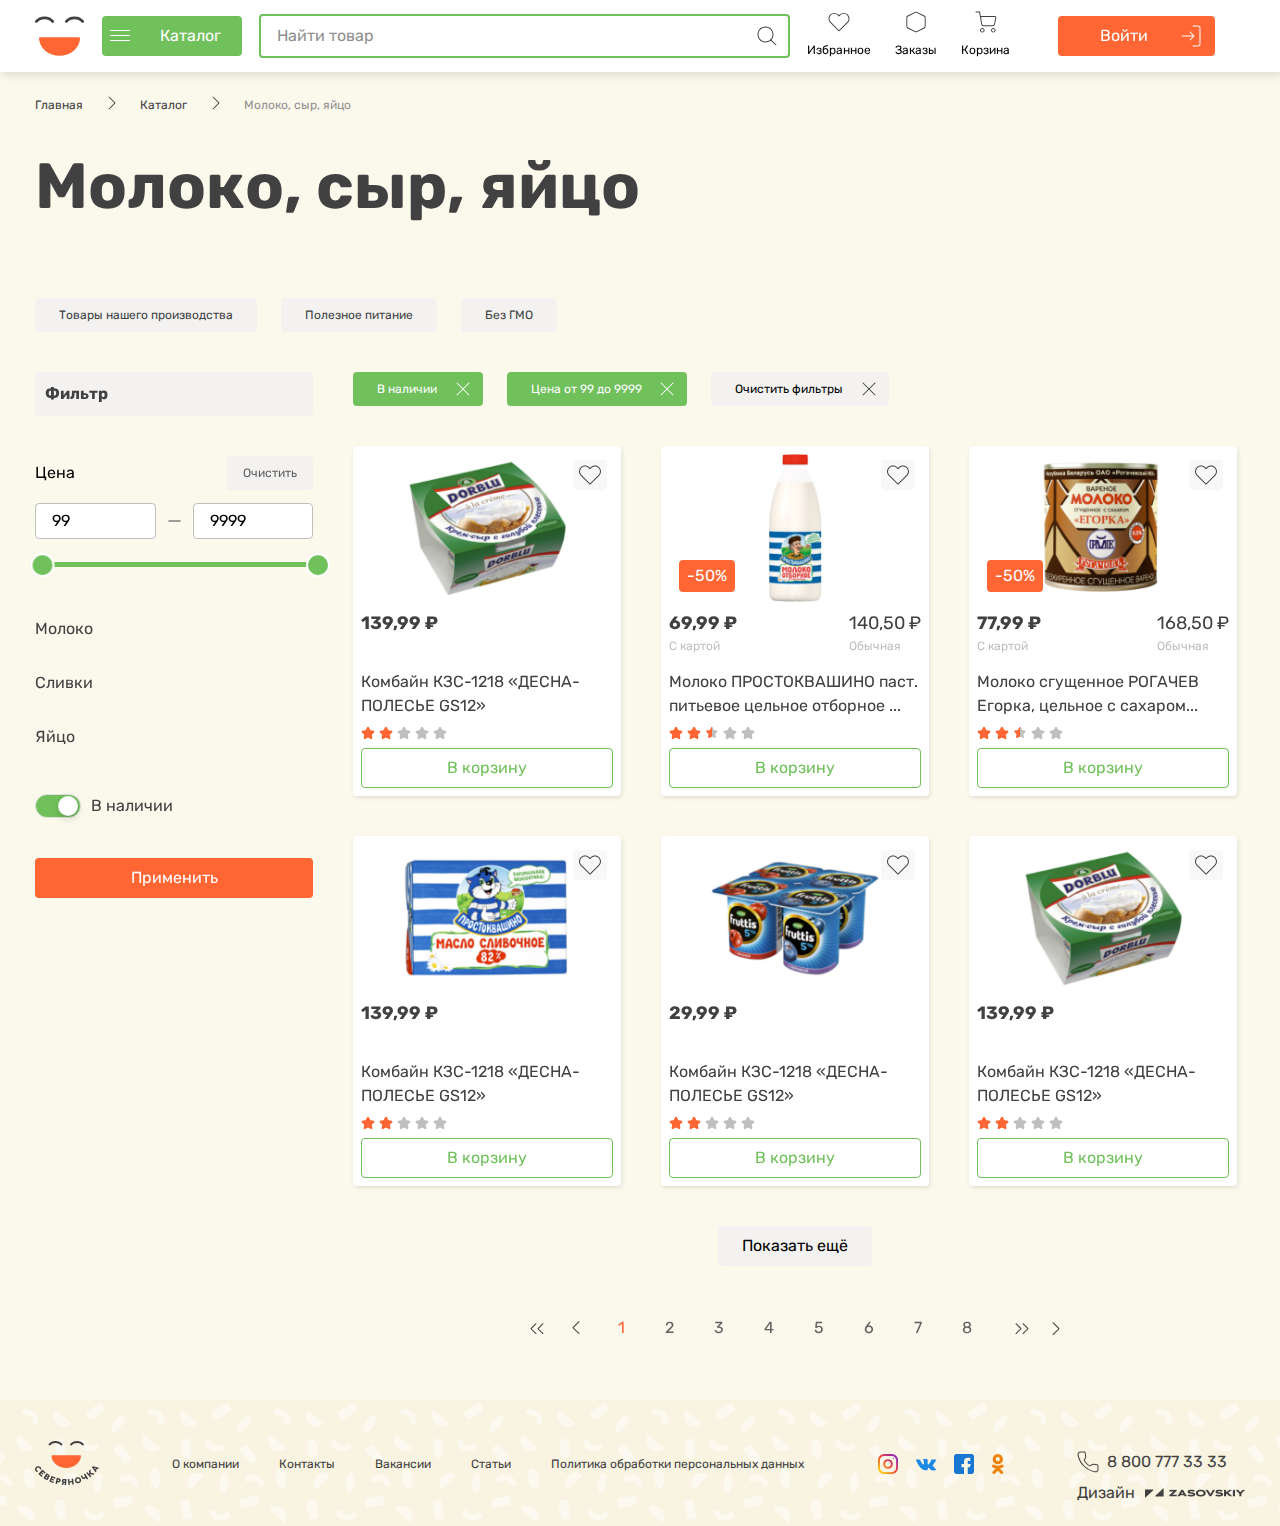
<file: category.html>
<!DOCTYPE html>
<html lang="ru">
  <head>
    <meta charset="UTF-8">
    <meta http-equiv="X-UA-Compatible" content="IE=edge">
    <meta name="viewport" content="width=device-width, initial-scale=1.0">
    <meta name="description" content="описание магазина">
    <meta name="keywords" content="ключевое-слово-1, ключевое-слово-2">
    <title>Категория | Северяночка</title>
    <link rel="preload" href="./fonts/Rubik-Bold.woff2" as="font">
    <link rel="preload" href="./fonts/Rubik-Regular.woff2" as="font">
    <link rel="shortcut icon" href="./images/favicon.ico">
    <link rel="stylesheet" href="./css/style.min.css">
    <script defer src="https://api-maps.yandex.ru/2.1/?apikey=8a668916-04d0-4f25-8d4a-b97888776387&amp;lang=ru_RU"></script>
    <script defer src="./js/main.min.js"></script>
  </head>
  <body>
    <aside class="mobile-menu">
      <div class="container mobile-menu__container">
        <div class="mobile-menu__row">
          <nav class="nav main-nav">
            <ul class="nav__list main-nav__list">
              <li class="nav__item nav-item main-nav-item"><a class="nav-item__link main-nav-item__link" href="./catalog.html"><svg class="nav-item__icon main-nav-item__icon" width="25" height="24" viewBox="0 0 25 24" fill="none" xmlns="http://www.w3.org/2000/svg">
<path fill-rule="evenodd" clip-rule="evenodd" d="M3 12C3 11.7239 3.22386 11.5 3.5 11.5H21.5C21.7761 11.5 22 11.7239 22 12C22 12.2761 21.7761 12.5 21.5 12.5H3.5C3.22386 12.5 3 12.2761 3 12Z" fill="#414141"/>
<path fill-rule="evenodd" clip-rule="evenodd" d="M3 6C3 5.72386 3.22386 5.5 3.5 5.5H21.5C21.7761 5.5 22 5.72386 22 6C22 6.27614 21.7761 6.5 21.5 6.5H3.5C3.22386 6.5 3 6.27614 3 6Z" fill="#414141"/>
<path fill-rule="evenodd" clip-rule="evenodd" d="M3 18C3 17.7239 3.22386 17.5 3.5 17.5H21.5C21.7761 17.5 22 17.7239 22 18C22 18.2761 21.7761 18.5 21.5 18.5H3.5C3.22386 18.5 3 18.2761 3 18Z" fill="#414141"/>
</svg><span class="nav-item__text main-nav-item__text">Каталог</span></a></li>
              <li class="nav__item nav-item main-nav-item"><a class="nav-item__link main-nav-item__link" href="./favourites.html"><svg class="nav-item__icon main-nav-item__icon" width="23" height="20" viewBox="0 0 23 20" fill="none" xmlns="http://www.w3.org/2000/svg">
<path fill-rule="evenodd" clip-rule="evenodd" d="M12.2046 2.25644C13.3299 1.13067 14.8564 0.498169 16.4482 0.498169C18.0399 0.498169 19.5664 1.13063 20.6916 2.25636C21.8174 3.38164 22.45 4.90829 22.45 6.49999C22.45 8.09174 21.8175 9.61826 20.6917 10.7435C20.6917 10.7436 20.6917 10.7435 20.6917 10.7435L11.8517 19.5835C11.6565 19.7788 11.3399 19.7788 11.1446 19.5835L2.30461 10.7435C-0.0390375 8.3999 -0.0390373 4.60009 2.30461 2.25644C4.64826 -0.0872086 8.44807 -0.0872087 10.7917 2.25644L11.4982 2.96289L12.2046 2.25644C12.2046 2.25641 12.2046 2.25647 12.2046 2.25644ZM16.4482 1.49817C15.1217 1.49817 13.8496 2.02528 12.9118 2.96346L11.8517 4.02355C11.758 4.11732 11.6308 4.16999 11.4982 4.16999C11.3656 4.16999 11.2384 4.11732 11.1446 4.02355L10.0846 2.96355C8.13149 1.01042 4.96484 1.01042 3.01172 2.96355C1.05859 4.91667 1.05859 8.08332 3.01172 10.0364L11.4982 18.5229L19.9846 10.0364C20.9228 9.09869 21.45 7.82648 21.45 6.49999C21.45 5.17351 20.9229 3.90138 19.9847 2.96363C19.0469 2.02544 17.7747 1.49817 16.4482 1.49817Z" fill="#414141"/>
</svg><span class="nav-item__text main-nav-item__text">Избранное</span><span class="nav-item__count main-nav-item__count favourite-link__count"></span></a></li>
              <li class="nav__item nav-item main-nav-item"><a class="nav-item__link main-nav-item__link" href="#"><svg class="nav-item__icon main-nav-item__icon" width="22" height="24" viewBox="0 0 22 24" fill="none" xmlns="http://www.w3.org/2000/svg">
<path fill-rule="evenodd" clip-rule="evenodd" d="M10.3325 1.89776C10.3324 1.89785 10.3327 1.89767 10.3325 1.89776L2.33366 5.89721L2.33255 5.89776C1.82288 6.15102 1.50045 6.67089 1.50005 7.24V16.7635C1.49608 17.3334 1.81541 17.8563 2.32416 18.113C2.32387 18.1129 2.32445 18.1132 2.32416 18.113L10.3237 22.1128C10.7462 22.3242 11.2438 22.3243 11.6663 22.1129L19.6664 18.1128L19.6675 18.1122C20.1773 17.8589 20.4997 17.3389 20.5 16.7697V7.24026C20.4997 6.67105 20.1773 6.15106 19.6675 5.89776L19.6664 5.89721L11.6675 1.89776C11.6674 1.89767 11.6677 1.89786 11.6675 1.89776C11.2474 1.6892 10.7527 1.68919 10.3325 1.89776ZM9.88755 1.00223C10.5883 0.654 11.4118 0.654 12.1125 1.00223L12.1137 1.00278L20.1125 5.00223C20.1124 5.00215 20.1127 5.00231 20.1125 5.00223C20.9618 5.42448 21.4995 6.29123 21.5 7.23973V16.77C21.4995 17.7184 20.9624 18.5852 20.1132 19.0074C20.113 19.0075 20.1134 19.0073 20.1132 19.0074L12.1138 23.0071C12.1138 23.0072 12.1138 23.0071 12.1138 23.0071C11.4097 23.3594 10.5806 23.3595 9.87644 23.0072C9.87639 23.0072 9.87649 23.0072 9.87644 23.0072L1.87644 19.0072L1.87506 19.0065C1.02685 18.5791 0.494133 17.708 0.500049 16.7584V7.24C0.500552 6.29154 1.03772 5.4248 1.88695 5.00253C1.88675 5.00263 1.88715 5.00243 1.88695 5.00253L9.88644 1.00278L9.88755 1.00223Z" fill="#414141"/>
</svg><span class="nav-item__text main-nav-item__text">Заказы</span></a></li>
              <li class="nav__item nav-item main-nav-item"><a class="nav-item__link main-nav-item__link basket-link" href="#"><svg class="nav-item__icon main-nav-item__icon" width="24" height="24" viewBox="0 0 24 24" fill="none" xmlns="http://www.w3.org/2000/svg">
<path fill-rule="evenodd" clip-rule="evenodd" d="M5.5 21C5.5 19.6193 6.61929 18.5 8 18.5C9.38071 18.5 10.5 19.6193 10.5 21C10.5 22.3807 9.38071 23.5 8 23.5C6.61929 23.5 5.5 22.3807 5.5 21ZM8 19.5C7.17157 19.5 6.5 20.1716 6.5 21C6.5 21.8284 7.17157 22.5 8 22.5C8.82843 22.5 9.5 21.8284 9.5 21C9.5 20.1716 8.82843 19.5 8 19.5Z" fill="#414141"/>
<path fill-rule="evenodd" clip-rule="evenodd" d="M17.5 21C17.5 19.6193 18.6193 18.5 20 18.5C21.3807 18.5 22.5 19.6193 22.5 21C22.5 22.3807 21.3807 23.5 20 23.5C18.6193 23.5 17.5 22.3807 17.5 21ZM20 19.5C19.1716 19.5 18.5 20.1716 18.5 21C18.5 21.8284 19.1716 22.5 20 22.5C20.8284 22.5 21.5 21.8284 21.5 21C21.5 20.1716 20.8284 19.5 20 19.5Z" fill="#414141"/>
<path fill-rule="evenodd" clip-rule="evenodd" d="M1 0.5C0.723858 0.5 0.5 0.723858 0.5 1C0.5 1.27614 0.723858 1.5 1 1.5H4.58051C5.33783 5.79147 6.10333 10.0643 6.74931 14.3709C6.93288 15.5947 7.98416 16.5 9.22165 16.5H19.3597C20.5514 16.5 21.5774 15.6588 21.8111 14.4903L23.2503 7.29417C23.436 6.36599 22.726 5.5 21.7795 5.5H7.16046C6.8575 5.5 6.57797 5.58901 6.34436 5.74093L5.49239 0.913107C5.45023 0.674179 5.24262 0.5 5 0.5H1ZM6.666 7.07417C6.62065 6.77187 6.85478 6.5 7.16046 6.5H21.7795C22.095 6.5 22.3316 6.78866 22.2698 7.09806L20.8305 14.2942C20.6903 14.9953 20.0747 15.5 19.3597 15.5H9.22165C8.47916 15.5 7.84839 14.9568 7.73825 14.2225L6.666 7.07417Z" fill="#414141"/>
</svg><span class="nav-item__text main-nav-item__text">Корзина</span><span class="nav-item__count main-nav-item__count basket-link__count basket-count"></span></a></li>
            </ul>
          </nav>
          <div class="profile header__profile unlogined">
            <button class="profile__login login-btn activate-popup" type="button" data-popup-selector=".popup-login"><span class="login-btn__text">Войти</span><svg width="24" height="24" viewBox="0 0 24 24" fill="none" xmlns="http://www.w3.org/2000/svg">
<path fill-rule="evenodd" clip-rule="evenodd" d="M13.5 2C13.5 1.72386 13.7239 1.5 14 1.5H19C20.3807 1.5 21.5 2.61929 21.5 4V20C21.5 21.3807 20.3807 22.5 19 22.5H14C13.7239 22.5 13.5 22.2761 13.5 22C13.5 21.7239 13.7239 21.5 14 21.5H19C19.8284 21.5 20.5 20.8284 20.5 20V4C20.5 3.17157 19.8284 2.5 19 2.5H14C13.7239 2.5 13.5 2.27614 13.5 2Z" fill="white"/>
<path fill-rule="evenodd" clip-rule="evenodd" d="M10.6464 7.64645C10.8417 7.45118 11.1583 7.45118 11.3536 7.64645L15.3536 11.6464C15.5488 11.8417 15.5488 12.1583 15.3536 12.3536L11.3536 16.3536C11.1583 16.5488 10.8417 16.5488 10.6464 16.3536C10.4512 16.1583 10.4512 15.8417 10.6464 15.6464L14.2929 12L10.6464 8.35355C10.4512 8.15829 10.4512 7.84171 10.6464 7.64645Z" fill="white"/>
<path fill-rule="evenodd" clip-rule="evenodd" d="M2.5 12C2.5 11.7239 2.72386 11.5 3 11.5H15C15.2761 11.5 15.5 11.7239 15.5 12C15.5 12.2761 15.2761 12.5 15 12.5H3C2.72386 12.5 2.5 12.2761 2.5 12Z" fill="white"/>
</svg>
            </button>
          </div>
        </div>
      </div>
    </aside>
    <header class="header">
      <div class="header__top">
        <div class="container header__container">
          <div class="header__row"><a class="logo header__logo" href="./index.html">
              <picture>
                <source srcset="./images/logo-mobile.svg" media="(max-width: 1360px )"><img class="logo__img" src="./images/logo.svg" alt="logo">
              </picture></a>
            <button class="catalog-activate header__catalog-activate" type="button"><span class="burger catalog-activate__burger"></span><span class="catalog-activate__text">Каталог</span></button>
            <div class="search header__search">
              <input class="search__input" type="text" placeholder="Найти товар">
              <button class="search__icon" type="button"><svg width="24" height="24" viewBox="0 0 24 24" fill="none" xmlns="http://www.w3.org/2000/svg">
<path fill-rule="evenodd" clip-rule="evenodd" d="M2.5 10.5C2.5 6.08172 6.08172 2.5 10.5 2.5C14.9183 2.5 18.5 6.08172 18.5 10.5C18.5 14.9183 14.9183 18.5 10.5 18.5C6.08172 18.5 2.5 14.9183 2.5 10.5ZM10.5 3.5C6.63401 3.5 3.5 6.63401 3.5 10.5C3.5 14.366 6.63401 17.5 10.5 17.5C14.366 17.5 17.5 14.366 17.5 10.5C17.5 6.63401 14.366 3.5 10.5 3.5Z" fill="#414141"/>
<path fill-rule="evenodd" clip-rule="evenodd" d="M15.4463 15.4464C15.6415 15.2512 15.9581 15.2512 16.1534 15.4464L21.3534 20.6464C21.5486 20.8417 21.5486 21.1583 21.3534 21.3535C21.1581 21.5488 20.8415 21.5488 20.6463 21.3535L15.4463 16.1535C15.251 15.9583 15.251 15.6417 15.4463 15.4464Z" fill="#414141"/>
</svg>
              </button>
              <ul class="search__live-list live-list"></ul>
            </div>
            <nav class="nav main-nav">
              <ul class="nav__list main-nav__list">
                <li class="nav__item nav-item main-nav-item"><a class="nav-item__link main-nav-item__link favourite-link" href="./favourites.html"><svg class="nav-item__icon main-nav-item__icon" width="23" height="20" viewBox="0 0 23 20" fill="none" xmlns="http://www.w3.org/2000/svg">
<path fill-rule="evenodd" clip-rule="evenodd" d="M12.2046 2.25644C13.3299 1.13067 14.8564 0.498169 16.4482 0.498169C18.0399 0.498169 19.5664 1.13063 20.6916 2.25636C21.8174 3.38164 22.45 4.90829 22.45 6.49999C22.45 8.09174 21.8175 9.61826 20.6917 10.7435C20.6917 10.7436 20.6917 10.7435 20.6917 10.7435L11.8517 19.5835C11.6565 19.7788 11.3399 19.7788 11.1446 19.5835L2.30461 10.7435C-0.0390375 8.3999 -0.0390373 4.60009 2.30461 2.25644C4.64826 -0.0872086 8.44807 -0.0872087 10.7917 2.25644L11.4982 2.96289L12.2046 2.25644C12.2046 2.25641 12.2046 2.25647 12.2046 2.25644ZM16.4482 1.49817C15.1217 1.49817 13.8496 2.02528 12.9118 2.96346L11.8517 4.02355C11.758 4.11732 11.6308 4.16999 11.4982 4.16999C11.3656 4.16999 11.2384 4.11732 11.1446 4.02355L10.0846 2.96355C8.13149 1.01042 4.96484 1.01042 3.01172 2.96355C1.05859 4.91667 1.05859 8.08332 3.01172 10.0364L11.4982 18.5229L19.9846 10.0364C20.9228 9.09869 21.45 7.82648 21.45 6.49999C21.45 5.17351 20.9229 3.90138 19.9847 2.96363C19.0469 2.02544 17.7747 1.49817 16.4482 1.49817Z" fill="#414141"/>
</svg><span class="nav-item__text main-nav-item__text">Избранное</span><span class="nav-item__count main-nav-item__count favourite-link__count"></span></a></li>
                <li class="nav__item nav-item main-nav-item"><a class="nav-item__link main-nav-item__link" href="#"><svg class="nav-item__icon main-nav-item__icon" width="22" height="24" viewBox="0 0 22 24" fill="none" xmlns="http://www.w3.org/2000/svg">
<path fill-rule="evenodd" clip-rule="evenodd" d="M10.3325 1.89776C10.3324 1.89785 10.3327 1.89767 10.3325 1.89776L2.33366 5.89721L2.33255 5.89776C1.82288 6.15102 1.50045 6.67089 1.50005 7.24V16.7635C1.49608 17.3334 1.81541 17.8563 2.32416 18.113C2.32387 18.1129 2.32445 18.1132 2.32416 18.113L10.3237 22.1128C10.7462 22.3242 11.2438 22.3243 11.6663 22.1129L19.6664 18.1128L19.6675 18.1122C20.1773 17.8589 20.4997 17.3389 20.5 16.7697V7.24026C20.4997 6.67105 20.1773 6.15106 19.6675 5.89776L19.6664 5.89721L11.6675 1.89776C11.6674 1.89767 11.6677 1.89786 11.6675 1.89776C11.2474 1.6892 10.7527 1.68919 10.3325 1.89776ZM9.88755 1.00223C10.5883 0.654 11.4118 0.654 12.1125 1.00223L12.1137 1.00278L20.1125 5.00223C20.1124 5.00215 20.1127 5.00231 20.1125 5.00223C20.9618 5.42448 21.4995 6.29123 21.5 7.23973V16.77C21.4995 17.7184 20.9624 18.5852 20.1132 19.0074C20.113 19.0075 20.1134 19.0073 20.1132 19.0074L12.1138 23.0071C12.1138 23.0072 12.1138 23.0071 12.1138 23.0071C11.4097 23.3594 10.5806 23.3595 9.87644 23.0072C9.87639 23.0072 9.87649 23.0072 9.87644 23.0072L1.87644 19.0072L1.87506 19.0065C1.02685 18.5791 0.494133 17.708 0.500049 16.7584V7.24C0.500552 6.29154 1.03772 5.4248 1.88695 5.00253C1.88675 5.00263 1.88715 5.00243 1.88695 5.00253L9.88644 1.00278L9.88755 1.00223Z" fill="#414141"/>
</svg><span class="nav-item__text main-nav-item__text">Заказы</span></a></li>
                <li class="nav__item nav-item main-nav-item"><a class="nav-item__link main-nav-item__link basket-link" href="./basket.html"><svg class="nav-item__icon main-nav-item__icon" width="24" height="24" viewBox="0 0 24 24" fill="none" xmlns="http://www.w3.org/2000/svg">
<path fill-rule="evenodd" clip-rule="evenodd" d="M5.5 21C5.5 19.6193 6.61929 18.5 8 18.5C9.38071 18.5 10.5 19.6193 10.5 21C10.5 22.3807 9.38071 23.5 8 23.5C6.61929 23.5 5.5 22.3807 5.5 21ZM8 19.5C7.17157 19.5 6.5 20.1716 6.5 21C6.5 21.8284 7.17157 22.5 8 22.5C8.82843 22.5 9.5 21.8284 9.5 21C9.5 20.1716 8.82843 19.5 8 19.5Z" fill="#414141"/>
<path fill-rule="evenodd" clip-rule="evenodd" d="M17.5 21C17.5 19.6193 18.6193 18.5 20 18.5C21.3807 18.5 22.5 19.6193 22.5 21C22.5 22.3807 21.3807 23.5 20 23.5C18.6193 23.5 17.5 22.3807 17.5 21ZM20 19.5C19.1716 19.5 18.5 20.1716 18.5 21C18.5 21.8284 19.1716 22.5 20 22.5C20.8284 22.5 21.5 21.8284 21.5 21C21.5 20.1716 20.8284 19.5 20 19.5Z" fill="#414141"/>
<path fill-rule="evenodd" clip-rule="evenodd" d="M1 0.5C0.723858 0.5 0.5 0.723858 0.5 1C0.5 1.27614 0.723858 1.5 1 1.5H4.58051C5.33783 5.79147 6.10333 10.0643 6.74931 14.3709C6.93288 15.5947 7.98416 16.5 9.22165 16.5H19.3597C20.5514 16.5 21.5774 15.6588 21.8111 14.4903L23.2503 7.29417C23.436 6.36599 22.726 5.5 21.7795 5.5H7.16046C6.8575 5.5 6.57797 5.58901 6.34436 5.74093L5.49239 0.913107C5.45023 0.674179 5.24262 0.5 5 0.5H1ZM6.666 7.07417C6.62065 6.77187 6.85478 6.5 7.16046 6.5H21.7795C22.095 6.5 22.3316 6.78866 22.2698 7.09806L20.8305 14.2942C20.6903 14.9953 20.0747 15.5 19.3597 15.5H9.22165C8.47916 15.5 7.84839 14.9568 7.73825 14.2225L6.666 7.07417Z" fill="#414141"/>
</svg><span class="nav-item__text main-nav-item__text">Корзина</span><span class="nav-item__count main-nav-item__count basket-link__count basket-count"></span></a></li>
              </ul>
            </nav>
            <div class="profile header__profile unlogined">
              <button class="profile__login login-btn activate-popup" type="button" data-popup-selector=".popup-login"><span class="login-btn__text">Войти</span><svg width="24" height="24" viewBox="0 0 24 24" fill="none" xmlns="http://www.w3.org/2000/svg">
<path fill-rule="evenodd" clip-rule="evenodd" d="M13.5 2C13.5 1.72386 13.7239 1.5 14 1.5H19C20.3807 1.5 21.5 2.61929 21.5 4V20C21.5 21.3807 20.3807 22.5 19 22.5H14C13.7239 22.5 13.5 22.2761 13.5 22C13.5 21.7239 13.7239 21.5 14 21.5H19C19.8284 21.5 20.5 20.8284 20.5 20V4C20.5 3.17157 19.8284 2.5 19 2.5H14C13.7239 2.5 13.5 2.27614 13.5 2Z" fill="white"/>
<path fill-rule="evenodd" clip-rule="evenodd" d="M10.6464 7.64645C10.8417 7.45118 11.1583 7.45118 11.3536 7.64645L15.3536 11.6464C15.5488 11.8417 15.5488 12.1583 15.3536 12.3536L11.3536 16.3536C11.1583 16.5488 10.8417 16.5488 10.6464 16.3536C10.4512 16.1583 10.4512 15.8417 10.6464 15.6464L14.2929 12L10.6464 8.35355C10.4512 8.15829 10.4512 7.84171 10.6464 7.64645Z" fill="white"/>
<path fill-rule="evenodd" clip-rule="evenodd" d="M2.5 12C2.5 11.7239 2.72386 11.5 3 11.5H15C15.2761 11.5 15.5 11.7239 15.5 12C15.5 12.2761 15.2761 12.5 15 12.5H3C2.72386 12.5 2.5 12.2761 2.5 12Z" fill="white"/>
</svg>
              </button>
            </div>
          </div>
        </div>
      </div>
      <div class="header__bottom">
        <div class="catalog header__catalog">
          <div class="container catalog__container">
            <div class="catalog__row">
              <ul class="catalog-list catalog__list">
                <li class="catalog-list__item"><a class="catalog-list__link" href="./category.html">Молоко, сыр, яйцо</a></li>
                <li class="catalog-list__item"><a class="catalog-list__link" href="./category.html">Хлеб</a></li>
                <li class="catalog-list__item"><a class="catalog-list__link" href="./category.html">Фрукты и овощи</a></li>
                <li class="catalog-list__item"><a class="catalog-list__link" href="./category.html">Замороженные продукты</a></li>
              </ul>
              <ul class="catalog-list catalog__list">
                <li class="catalog-list__item"><a class="catalog-list__link" href="./category.html">Напитки</a></li>
                <li class="catalog-list__item"><a class="catalog-list__link" href="./category.html">Кондитерские изделия</a></li>
                <li class="catalog-list__item"><a class="catalog-list__link" href="./category.html">Чай, кофе</a></li>
              </ul>
              <ul class="catalog-list catalog__list">
                <li class="catalog-list__item"><a class="catalog-list__link" href="./category.html">Бакалея</a></li>
                <li class="catalog-list__item"><a class="catalog-list__link" href="./category.html">Здоровое питание</a></li>
                <li class="catalog-list__item"><a class="catalog-list__link" href="./category.html">Зоотовары</a></li>
              </ul>
              <ul class="catalog-list catalog__list">
                <li class="catalog-list__item"><a class="catalog-list__link" href="./category.html">Непродовольственные товары</a></li>
                <li class="catalog-list__item"><a class="catalog-list__link" href="./category.html">Детское питание</a></li>
                <li class="catalog-list__item"><a class="catalog-list__link" href="./category.html">Мясо, птица, колбаса</a></li>
              </ul>
            </div>
          </div>
        </div>
      </div>
    </header>
    <main class="main">
      <section class="category-section">
        <div class="container category-section__container">
          <div class="category-section__row">
            <div class="top-content">
              <ul class="top-content__bread-crumbs bread-crumbs">
                <li class="bread-crumbs__link-block link-block"><a class="link-block__link" href="./index.html">Главная</a>
                  <div class="link-block__arrow"><svg class="bread-crumbs__link-arrow" width="8" height="14" viewBox="0 0 8 14" fill="none" xmlns="http://www.w3.org/2000/svg">
<path fill-rule="evenodd" clip-rule="evenodd" d="M0.646447 0.646447C0.841709 0.451184 1.15829 0.451184 1.35355 0.646447L7.35355 6.64645C7.54882 6.84171 7.54882 7.15829 7.35355 7.35355L1.35355 13.3536C1.15829 13.5488 0.841709 13.5488 0.646447 13.3536C0.451184 13.1583 0.451184 12.8417 0.646447 12.6464L6.29289 7L0.646447 1.35355C0.451184 1.15829 0.451184 0.841709 0.646447 0.646447Z" fill="#414141"/>
</svg>
                  </div>
                </li>
                <li class="bread-crumbs__link-block link-block"><a class="link-block__link" href="./catalog.html">Каталог</a>
                  <div class="link-block__arrow"><svg class="bread-crumbs__link-arrow" width="8" height="14" viewBox="0 0 8 14" fill="none" xmlns="http://www.w3.org/2000/svg">
<path fill-rule="evenodd" clip-rule="evenodd" d="M0.646447 0.646447C0.841709 0.451184 1.15829 0.451184 1.35355 0.646447L7.35355 6.64645C7.54882 6.84171 7.54882 7.15829 7.35355 7.35355L1.35355 13.3536C1.15829 13.5488 0.841709 13.5488 0.646447 13.3536C0.451184 13.1583 0.451184 12.8417 0.646447 12.6464L6.29289 7L0.646447 1.35355C0.451184 1.15829 0.451184 0.841709 0.646447 0.646447Z" fill="#414141"/>
</svg>
                  </div>
                </li>
                <li class="bread-crumbs__link-block link-block"><a class="link-block__link">Молоко, сыр, яйцо</a></li>
              </ul>
              <div class="top-content__title-block top-title-block">
                <h2 class="category-section__title top-title soft">Молоко, сыр, яйцо</h2>
              </div>
            </div>
            <div class="category-section__content category-content">
              <div class="category-content__row">
                <button class="category-content__activate-mobile-filters activate-mobile-filters" type="button">
                   Фильтр</button>
                <ul class="category-content__tags category-tags">
                  <li class="category-tags__tag">Товары нашего производства</li>
                  <li class="category-tags__tag">Полезное питание</li>
                  <li class="category-tags__tag">Без ГМО</li>
                </ul>
                <div class="category-content__main">
                  <div class="category-content__options options">
                    <div class="options__row">
                      <div class="options__title">Фильтр</div>
                      <div class="options__price-filter price-filter">
                        <div class="price-filter__head"><span class="price-filter__text">Цена</span>
                          <button class="price-filter__reset" type="button">Очистить</button>
                        </div>
                        <div class="price-filter__inputs-pair">
                          <input class="price-filter__input price-filter__start" type="number"><svg class="price-filter__inputs-pair-separator" width="16" height="2" viewBox="0 0 16 2" fill="none" xmlns="http://www.w3.org/2000/svg">
<path fill-rule="evenodd" clip-rule="evenodd" d="M0.5 1C0.5 0.723858 0.723858 0.5 1 0.5H15C15.2761 0.5 15.5 0.723858 15.5 1C15.5 1.27614 15.2761 1.5 15 1.5H1C0.723858 1.5 0.5 1.27614 0.5 1Z" fill="#414141"/>
</svg>
                          <input class="price-filter__input price-filter__end" type="number">
                        </div>
                        <div class="price-filter__range-block">
                          <div class="price-filter__range"></div>
                        </div>
                      </div>
                      <ul class="options__additional-products additional-products">
                        <li class="additional-products__item"><a class="additional-products__link" href="#">Молоко</a></li>
                        <li class="additional-products__item"><a class="additional-products__link" href="#">Сливки</a></li>
                        <li class="additional-products__item"><a class="additional-products__link" href="#">Яйцо</a></li>
                      </ul>
                      <div class="options__checkbox-radio-block checkbox-radio-block">
                        <label class="checkbox-radio-block__label">
                          <input class="checkbox-radio-block__checkbox-radio-input" type="checkbox" checked>
                          <div class="checkbox-radio-block__checkbox-radio custom-checkbox-radio">
                            <div class="custom-checkbox-radio__row">
                              <div class="custom-checkbox-radio__circle"></div>
                            </div>
                          </div><span class="checkbox-radio-block__text">В наличии</span>
                        </label>
                      </div>
                      <div class="options-accept-block options-accept">
                        <button class="options-accept__button" type="button">Применить</button>
                      </div>
                    </div>
                  </div>
                  <div class="category-content__main-content category-main-content">
                    <div class="category-main-content__row">
                      <ul class="category-main-content__filters accepted-filters">
                        <li class="accepted-filters__item filter-in-stock">
                          <button class="accepted-filters__filter accepted-filter active" type="button"><span class="accepted-filter__text">В наличии</span><svg class="accepted-filter__close-icon" width="24" height="24" viewBox="0 0 24 24" fill="none" xmlns="http://www.w3.org/2000/svg">
<path fill-rule="evenodd" clip-rule="evenodd" d="M18.3536 5.64645C18.5488 5.84171 18.5488 6.15829 18.3536 6.35355L6.35355 18.3536C6.15829 18.5488 5.84171 18.5488 5.64645 18.3536C5.45118 18.1583 5.45118 17.8417 5.64645 17.6464L17.6464 5.64645C17.8417 5.45118 18.1583 5.45118 18.3536 5.64645Z" fill="#414141"/>
<path fill-rule="evenodd" clip-rule="evenodd" d="M5.64645 5.64645C5.84171 5.45118 6.15829 5.45118 6.35355 5.64645L18.3536 17.6464C18.5488 17.8417 18.5488 18.1583 18.3536 18.3536C18.1583 18.5488 17.8417 18.5488 17.6464 18.3536L5.64645 6.35355C5.45118 6.15829 5.45118 5.84171 5.64645 5.64645Z" fill="#414141"/>
</svg>
                          </button>
                        </li>
                        <li class="accepted-filters__item filter-price">
                          <button class="accepted-filters__filter accepted-filter active" type="button"><span class="accepted-filter__text">Цена от 99 до 2599</span><svg class="accepted-filter__close-icon" width="24" height="24" viewBox="0 0 24 24" fill="none" xmlns="http://www.w3.org/2000/svg">
<path fill-rule="evenodd" clip-rule="evenodd" d="M18.3536 5.64645C18.5488 5.84171 18.5488 6.15829 18.3536 6.35355L6.35355 18.3536C6.15829 18.5488 5.84171 18.5488 5.64645 18.3536C5.45118 18.1583 5.45118 17.8417 5.64645 17.6464L17.6464 5.64645C17.8417 5.45118 18.1583 5.45118 18.3536 5.64645Z" fill="#414141"/>
<path fill-rule="evenodd" clip-rule="evenodd" d="M5.64645 5.64645C5.84171 5.45118 6.15829 5.45118 6.35355 5.64645L18.3536 17.6464C18.5488 17.8417 18.5488 18.1583 18.3536 18.3536C18.1583 18.5488 17.8417 18.5488 17.6464 18.3536L5.64645 6.35355C5.45118 6.15829 5.45118 5.84171 5.64645 5.64645Z" fill="#414141"/>
</svg>
                          </button>
                        </li>
                        <li class="accepted-filters__item reset-filters">
                          <button class="accepted-filters__filter accepted-filter reset-filters__btn" type="button"><span class="accepted-filter__text">Очистить фильтры</span><svg class="accepted-filter__close-icon" width="24" height="24" viewBox="0 0 24 24" fill="none" xmlns="http://www.w3.org/2000/svg">
<path fill-rule="evenodd" clip-rule="evenodd" d="M18.3536 5.64645C18.5488 5.84171 18.5488 6.15829 18.3536 6.35355L6.35355 18.3536C6.15829 18.5488 5.84171 18.5488 5.64645 18.3536C5.45118 18.1583 5.45118 17.8417 5.64645 17.6464L17.6464 5.64645C17.8417 5.45118 18.1583 5.45118 18.3536 5.64645Z" fill="#414141"/>
<path fill-rule="evenodd" clip-rule="evenodd" d="M5.64645 5.64645C5.84171 5.45118 6.15829 5.45118 6.35355 5.64645L18.3536 17.6464C18.5488 17.8417 18.5488 18.1583 18.3536 18.3536C18.1583 18.5488 17.8417 18.5488 17.6464 18.3536L5.64645 6.35355C5.45118 6.15829 5.45118 5.84171 5.64645 5.64645Z" fill="#414141"/>
</svg>
                          </button>
                        </li>
                      </ul>
                      <div class="shop__line shop-line category-line">
                        <div class="shop-line__content category-line__content">
                          <div class="shop-line__card shop-card shop-item">
                            <div class="shop-card__content"><a class="shop-card__link" href="./product.html" aria-label="карточка товара">
                                <div class="shop-card__image"><img src="./images/product-7.png" alt="product"></div>
                                <div class="shop-card__description">
                                  <div class="shop-card__top">
                                    <p class="shop-card__small-price price small-price">139,99 ₽</p>
                                  </div>
                                  <div class="shop-card__bottom">
                                    <p class="shop-card__about">Комбайн КЗС-1218 «ДЕСНА-ПОЛЕСЬЕ GS12»</p>
                                    <div class="shop-card__raiting raiting"><svg class="raiting__star star star-filled" width="14" height="13" viewBox="0 0 14 13" fill="none" xmlns="http://www.w3.org/2000/svg">
<path d="M6.10326 0.816985C6.47008 0.0737389 7.52992 0.0737404 7.89674 0.816986L9.11847 3.29249C9.26413 3.58763 9.5457 3.7922 9.87141 3.83953L12.6033 4.2365C13.4235 4.35568 13.751 5.36365 13.1575 5.94219L11.1807 7.8691C10.945 8.09884 10.8375 8.42984 10.8931 8.75423L11.3598 11.4751C11.4999 12.292 10.6424 12.9149 9.90881 12.5293L7.46534 11.2446C7.17402 11.0915 6.82598 11.0915 6.53466 11.2446L4.09119 12.5293C3.35756 12.9149 2.50013 12.292 2.64024 11.4751L3.1069 8.75423C3.16254 8.42984 3.05499 8.09884 2.81931 7.8691L0.842496 5.94219C0.248979 5.36365 0.576491 4.35568 1.39671 4.2365L4.12859 3.83953C4.4543 3.7922 4.73587 3.58763 4.88153 3.29249L6.10326 0.816985Z" fill="#BFBFBF"/>
</svg><svg class="raiting__star star star-filled" width="14" height="13" viewBox="0 0 14 13" fill="none" xmlns="http://www.w3.org/2000/svg">
<path d="M6.10326 0.816985C6.47008 0.0737389 7.52992 0.0737404 7.89674 0.816986L9.11847 3.29249C9.26413 3.58763 9.5457 3.7922 9.87141 3.83953L12.6033 4.2365C13.4235 4.35568 13.751 5.36365 13.1575 5.94219L11.1807 7.8691C10.945 8.09884 10.8375 8.42984 10.8931 8.75423L11.3598 11.4751C11.4999 12.292 10.6424 12.9149 9.90881 12.5293L7.46534 11.2446C7.17402 11.0915 6.82598 11.0915 6.53466 11.2446L4.09119 12.5293C3.35756 12.9149 2.50013 12.292 2.64024 11.4751L3.1069 8.75423C3.16254 8.42984 3.05499 8.09884 2.81931 7.8691L0.842496 5.94219C0.248979 5.36365 0.576491 4.35568 1.39671 4.2365L4.12859 3.83953C4.4543 3.7922 4.73587 3.58763 4.88153 3.29249L6.10326 0.816985Z" fill="#BFBFBF"/>
</svg><svg class="raiting__star star" width="14" height="13" viewBox="0 0 14 13" fill="none" xmlns="http://www.w3.org/2000/svg">
<path d="M6.10326 0.816985C6.47008 0.0737389 7.52992 0.0737404 7.89674 0.816986L9.11847 3.29249C9.26413 3.58763 9.5457 3.7922 9.87141 3.83953L12.6033 4.2365C13.4235 4.35568 13.751 5.36365 13.1575 5.94219L11.1807 7.8691C10.945 8.09884 10.8375 8.42984 10.8931 8.75423L11.3598 11.4751C11.4999 12.292 10.6424 12.9149 9.90881 12.5293L7.46534 11.2446C7.17402 11.0915 6.82598 11.0915 6.53466 11.2446L4.09119 12.5293C3.35756 12.9149 2.50013 12.292 2.64024 11.4751L3.1069 8.75423C3.16254 8.42984 3.05499 8.09884 2.81931 7.8691L0.842496 5.94219C0.248979 5.36365 0.576491 4.35568 1.39671 4.2365L4.12859 3.83953C4.4543 3.7922 4.73587 3.58763 4.88153 3.29249L6.10326 0.816985Z" fill="#BFBFBF"/>
</svg><svg class="raiting__star star" width="14" height="13" viewBox="0 0 14 13" fill="none" xmlns="http://www.w3.org/2000/svg">
<path d="M6.10326 0.816985C6.47008 0.0737389 7.52992 0.0737404 7.89674 0.816986L9.11847 3.29249C9.26413 3.58763 9.5457 3.7922 9.87141 3.83953L12.6033 4.2365C13.4235 4.35568 13.751 5.36365 13.1575 5.94219L11.1807 7.8691C10.945 8.09884 10.8375 8.42984 10.8931 8.75423L11.3598 11.4751C11.4999 12.292 10.6424 12.9149 9.90881 12.5293L7.46534 11.2446C7.17402 11.0915 6.82598 11.0915 6.53466 11.2446L4.09119 12.5293C3.35756 12.9149 2.50013 12.292 2.64024 11.4751L3.1069 8.75423C3.16254 8.42984 3.05499 8.09884 2.81931 7.8691L0.842496 5.94219C0.248979 5.36365 0.576491 4.35568 1.39671 4.2365L4.12859 3.83953C4.4543 3.7922 4.73587 3.58763 4.88153 3.29249L6.10326 0.816985Z" fill="#BFBFBF"/>
</svg><svg class="raiting__star star" width="14" height="13" viewBox="0 0 14 13" fill="none" xmlns="http://www.w3.org/2000/svg">
<path d="M6.10326 0.816985C6.47008 0.0737389 7.52992 0.0737404 7.89674 0.816986L9.11847 3.29249C9.26413 3.58763 9.5457 3.7922 9.87141 3.83953L12.6033 4.2365C13.4235 4.35568 13.751 5.36365 13.1575 5.94219L11.1807 7.8691C10.945 8.09884 10.8375 8.42984 10.8931 8.75423L11.3598 11.4751C11.4999 12.292 10.6424 12.9149 9.90881 12.5293L7.46534 11.2446C7.17402 11.0915 6.82598 11.0915 6.53466 11.2446L4.09119 12.5293C3.35756 12.9149 2.50013 12.292 2.64024 11.4751L3.1069 8.75423C3.16254 8.42984 3.05499 8.09884 2.81931 7.8691L0.842496 5.94219C0.248979 5.36365 0.576491 4.35568 1.39671 4.2365L4.12859 3.83953C4.4543 3.7922 4.73587 3.58763 4.88153 3.29249L6.10326 0.816985Z" fill="#BFBFBF"/>
</svg>
                                    </div>
                                  </div>
                                </div></a>
                              <button class="shop-card__favourite to-favourite" type="button"><svg class="to-favourite__icon" width="22" height="20" viewBox="0 0 22 20" fill="none" xmlns="http://www.w3.org/2000/svg">
<path fill-rule="evenodd" clip-rule="evenodd" d="M11.7046 2.25644C12.8299 1.13067 14.3564 0.498169 15.9482 0.498169C17.5399 0.498169 19.0664 1.13063 20.1916 2.25636C21.3174 3.38164 21.95 4.90829 21.95 6.49999C21.95 8.09174 21.3175 9.61826 20.1917 10.7435C20.1917 10.7436 20.1917 10.7435 20.1917 10.7435L11.3517 19.5835C11.1565 19.7788 10.8399 19.7788 10.6446 19.5835L1.80461 10.7435C-0.539037 8.3999 -0.539037 4.60009 1.80461 2.25644C4.14826 -0.0872086 7.94807 -0.0872087 10.2917 2.25644L10.9982 2.96289L11.7046 2.25644C11.7046 2.25641 11.7046 2.25647 11.7046 2.25644ZM15.9482 1.49817C14.6217 1.49817 13.3496 2.02528 12.4118 2.96346L11.3517 4.02355C11.258 4.11732 11.1308 4.16999 10.9982 4.16999C10.8656 4.16999 10.7384 4.11732 10.6446 4.02355L9.58461 2.96355C7.63149 1.01042 4.46484 1.01042 2.51172 2.96355C0.558594 4.91667 0.558594 8.08332 2.51172 10.0364L10.9982 18.5229L19.4846 10.0364C20.4228 9.09869 20.95 7.82648 20.95 6.49999C20.95 5.17351 20.4229 3.90138 19.4847 2.96363C18.5469 2.02544 17.2747 1.49817 15.9482 1.49817Z" fill="#414141"/>
</svg>
                              </button>
                              <button class="shop-card__to-basket to-basket-btn" type="button">В корзину</button>
                              <div class="shop-card__manipulate-with-basket manipulate-with-basket">
                                <button class="manipulate-with-basket__decrease basket-decrease"><svg width="24" height="24" viewBox="0 0 24 24" fill="none" xmlns="http://www.w3.org/2000/svg">
<path fill-rule="evenodd" clip-rule="evenodd" d="M4.5 12C4.5 11.7239 4.72386 11.5 5 11.5H19C19.2761 11.5 19.5 11.7239 19.5 12C19.5 12.2761 19.2761 12.5 19 12.5H5C4.72386 12.5 4.5 12.2761 4.5 12Z" fill="white"/>
</svg>
                                </button><span class="manipulate-with-basket__count"></span>
                                <button class="manipulate-with-basket__update basket-update"><svg width="24" height="24" viewBox="0 0 24 24" fill="none" xmlns="http://www.w3.org/2000/svg">
<path fill-rule="evenodd" clip-rule="evenodd" d="M12 4.5C12.2761 4.5 12.5 4.72386 12.5 5V19C12.5 19.2761 12.2761 19.5 12 19.5C11.7239 19.5 11.5 19.2761 11.5 19V5C11.5 4.72386 11.7239 4.5 12 4.5Z" fill="white"/>
<path fill-rule="evenodd" clip-rule="evenodd" d="M4.5 12C4.5 11.7239 4.72386 11.5 5 11.5H19C19.2761 11.5 19.5 11.7239 19.5 12C19.5 12.2761 19.2761 12.5 19 12.5H5C4.72386 12.5 4.5 12.2761 4.5 12Z" fill="white"/>
</svg>
                                </button>
                              </div>
                            </div>
                          </div>
                          <div class="shop-line__card shop-card shop-item">
                            <div class="shop-card__content"><a class="shop-card__link" href="./product.html" aria-label="карточка товара">
                                <div class="shop-card__image"><img src="./images/product-2.png" alt="product">
                                  <div class="product-discount shop-card__discount">-50%</div>
                                </div>
                                <div class="shop-card__description">
                                  <div class="shop-card__top">
                                    <p class="shop-card__small-price price small-price">69,99 ₽<span class="price__text">С картой</span></p>
                                    <p class="shop-card__big-price price big-price">140,50 ₽<span class="price__text">Обычная</span></p>
                                  </div>
                                  <div class="shop-card__bottom">
                                    <p class="shop-card__about">Молоко ПРОСТОКВАШИНО паст. питьевое цельное отборное ...</p>
                                    <div class="shop-card__raiting raiting"><svg class="raiting__star star star-filled" width="14" height="13" viewBox="0 0 14 13" fill="none" xmlns="http://www.w3.org/2000/svg">
<path d="M6.10326 0.816985C6.47008 0.0737389 7.52992 0.0737404 7.89674 0.816986L9.11847 3.29249C9.26413 3.58763 9.5457 3.7922 9.87141 3.83953L12.6033 4.2365C13.4235 4.35568 13.751 5.36365 13.1575 5.94219L11.1807 7.8691C10.945 8.09884 10.8375 8.42984 10.8931 8.75423L11.3598 11.4751C11.4999 12.292 10.6424 12.9149 9.90881 12.5293L7.46534 11.2446C7.17402 11.0915 6.82598 11.0915 6.53466 11.2446L4.09119 12.5293C3.35756 12.9149 2.50013 12.292 2.64024 11.4751L3.1069 8.75423C3.16254 8.42984 3.05499 8.09884 2.81931 7.8691L0.842496 5.94219C0.248979 5.36365 0.576491 4.35568 1.39671 4.2365L4.12859 3.83953C4.4543 3.7922 4.73587 3.58763 4.88153 3.29249L6.10326 0.816985Z" fill="#BFBFBF"/>
</svg><svg class="raiting__star star star-filled" width="14" height="13" viewBox="0 0 14 13" fill="none" xmlns="http://www.w3.org/2000/svg">
<path d="M6.10326 0.816985C6.47008 0.0737389 7.52992 0.0737404 7.89674 0.816986L9.11847 3.29249C9.26413 3.58763 9.5457 3.7922 9.87141 3.83953L12.6033 4.2365C13.4235 4.35568 13.751 5.36365 13.1575 5.94219L11.1807 7.8691C10.945 8.09884 10.8375 8.42984 10.8931 8.75423L11.3598 11.4751C11.4999 12.292 10.6424 12.9149 9.90881 12.5293L7.46534 11.2446C7.17402 11.0915 6.82598 11.0915 6.53466 11.2446L4.09119 12.5293C3.35756 12.9149 2.50013 12.292 2.64024 11.4751L3.1069 8.75423C3.16254 8.42984 3.05499 8.09884 2.81931 7.8691L0.842496 5.94219C0.248979 5.36365 0.576491 4.35568 1.39671 4.2365L4.12859 3.83953C4.4543 3.7922 4.73587 3.58763 4.88153 3.29249L6.10326 0.816985Z" fill="#BFBFBF"/>
</svg><svg class="raiting__star star star-half-filled" width="16" height="16" viewBox="0 0 16 16" fill="none" xmlns="http://www.w3.org/2000/svg">
<path d="M7.10326 1.81698C7.47008 1.07374 8.52992 1.07374 8.89674 1.81699L10.1185 4.29249C10.2641 4.58763 10.5457 4.7922 10.8714 4.83953L13.6033 5.2365C14.4235 5.35568 14.751 6.36365 14.1575 6.94219L12.1807 8.8691C11.945 9.09884 11.8375 9.42984 11.8931 9.75423L12.3598 12.4751C12.4999 13.292 11.6424 13.9149 10.9088 13.5293L8.46534 12.2446C8.17402 12.0915 7.82598 12.0915 7.53466 12.2446L5.09119 13.5293C4.35756 13.9149 3.50013 13.292 3.64024 12.4751L4.1069 9.75423C4.16254 9.42984 4.05499 9.09884 3.81931 8.8691L1.8425 6.94219C1.24898 6.36365 1.57649 5.35568 2.39671 5.2365L5.12859 4.83953C5.4543 4.7922 5.73587 4.58763 5.88153 4.29249L7.10326 1.81698Z" fill="#BFBFBF"/>
<path d="M8.00014 1.25955V12.1298C7.8403 12.1298 7.68046 12.1681 7.53479 12.2446L5.09132 13.5293C4.3577 13.9149 3.50027 13.292 3.64038 12.4751L4.10704 9.75423C4.16268 9.42984 4.05513 9.09884 3.81944 8.8691L1.84263 6.94219C1.24911 6.36365 1.57663 5.35568 2.39685 5.2365L5.12873 4.83953C5.45444 4.7922 5.736 4.58763 5.88166 4.29249L7.1034 1.81699C7.28681 1.44536 7.64347 1.25955 8.00014 1.25955Z" fill="#FF6633"/>
</svg><svg class="raiting__star star" width="14" height="13" viewBox="0 0 14 13" fill="none" xmlns="http://www.w3.org/2000/svg">
<path d="M6.10326 0.816985C6.47008 0.0737389 7.52992 0.0737404 7.89674 0.816986L9.11847 3.29249C9.26413 3.58763 9.5457 3.7922 9.87141 3.83953L12.6033 4.2365C13.4235 4.35568 13.751 5.36365 13.1575 5.94219L11.1807 7.8691C10.945 8.09884 10.8375 8.42984 10.8931 8.75423L11.3598 11.4751C11.4999 12.292 10.6424 12.9149 9.90881 12.5293L7.46534 11.2446C7.17402 11.0915 6.82598 11.0915 6.53466 11.2446L4.09119 12.5293C3.35756 12.9149 2.50013 12.292 2.64024 11.4751L3.1069 8.75423C3.16254 8.42984 3.05499 8.09884 2.81931 7.8691L0.842496 5.94219C0.248979 5.36365 0.576491 4.35568 1.39671 4.2365L4.12859 3.83953C4.4543 3.7922 4.73587 3.58763 4.88153 3.29249L6.10326 0.816985Z" fill="#BFBFBF"/>
</svg><svg class="raiting__star star" width="14" height="13" viewBox="0 0 14 13" fill="none" xmlns="http://www.w3.org/2000/svg">
<path d="M6.10326 0.816985C6.47008 0.0737389 7.52992 0.0737404 7.89674 0.816986L9.11847 3.29249C9.26413 3.58763 9.5457 3.7922 9.87141 3.83953L12.6033 4.2365C13.4235 4.35568 13.751 5.36365 13.1575 5.94219L11.1807 7.8691C10.945 8.09884 10.8375 8.42984 10.8931 8.75423L11.3598 11.4751C11.4999 12.292 10.6424 12.9149 9.90881 12.5293L7.46534 11.2446C7.17402 11.0915 6.82598 11.0915 6.53466 11.2446L4.09119 12.5293C3.35756 12.9149 2.50013 12.292 2.64024 11.4751L3.1069 8.75423C3.16254 8.42984 3.05499 8.09884 2.81931 7.8691L0.842496 5.94219C0.248979 5.36365 0.576491 4.35568 1.39671 4.2365L4.12859 3.83953C4.4543 3.7922 4.73587 3.58763 4.88153 3.29249L6.10326 0.816985Z" fill="#BFBFBF"/>
</svg>
                                    </div>
                                  </div>
                                </div></a>
                              <button class="shop-card__favourite to-favourite" type="button"><svg class="to-favourite__icon" width="22" height="20" viewBox="0 0 22 20" fill="none" xmlns="http://www.w3.org/2000/svg">
<path fill-rule="evenodd" clip-rule="evenodd" d="M11.7046 2.25644C12.8299 1.13067 14.3564 0.498169 15.9482 0.498169C17.5399 0.498169 19.0664 1.13063 20.1916 2.25636C21.3174 3.38164 21.95 4.90829 21.95 6.49999C21.95 8.09174 21.3175 9.61826 20.1917 10.7435C20.1917 10.7436 20.1917 10.7435 20.1917 10.7435L11.3517 19.5835C11.1565 19.7788 10.8399 19.7788 10.6446 19.5835L1.80461 10.7435C-0.539037 8.3999 -0.539037 4.60009 1.80461 2.25644C4.14826 -0.0872086 7.94807 -0.0872087 10.2917 2.25644L10.9982 2.96289L11.7046 2.25644C11.7046 2.25641 11.7046 2.25647 11.7046 2.25644ZM15.9482 1.49817C14.6217 1.49817 13.3496 2.02528 12.4118 2.96346L11.3517 4.02355C11.258 4.11732 11.1308 4.16999 10.9982 4.16999C10.8656 4.16999 10.7384 4.11732 10.6446 4.02355L9.58461 2.96355C7.63149 1.01042 4.46484 1.01042 2.51172 2.96355C0.558594 4.91667 0.558594 8.08332 2.51172 10.0364L10.9982 18.5229L19.4846 10.0364C20.4228 9.09869 20.95 7.82648 20.95 6.49999C20.95 5.17351 20.4229 3.90138 19.4847 2.96363C18.5469 2.02544 17.2747 1.49817 15.9482 1.49817Z" fill="#414141"/>
</svg>
                              </button>
                              <button class="shop-card__to-basket to-basket-btn" type="button">В корзину</button>
                              <div class="shop-card__manipulate-with-basket manipulate-with-basket">
                                <button class="manipulate-with-basket__decrease basket-decrease"><svg width="24" height="24" viewBox="0 0 24 24" fill="none" xmlns="http://www.w3.org/2000/svg">
<path fill-rule="evenodd" clip-rule="evenodd" d="M4.5 12C4.5 11.7239 4.72386 11.5 5 11.5H19C19.2761 11.5 19.5 11.7239 19.5 12C19.5 12.2761 19.2761 12.5 19 12.5H5C4.72386 12.5 4.5 12.2761 4.5 12Z" fill="white"/>
</svg>
                                </button><span class="manipulate-with-basket__count"></span>
                                <button class="manipulate-with-basket__update basket-update"><svg width="24" height="24" viewBox="0 0 24 24" fill="none" xmlns="http://www.w3.org/2000/svg">
<path fill-rule="evenodd" clip-rule="evenodd" d="M12 4.5C12.2761 4.5 12.5 4.72386 12.5 5V19C12.5 19.2761 12.2761 19.5 12 19.5C11.7239 19.5 11.5 19.2761 11.5 19V5C11.5 4.72386 11.7239 4.5 12 4.5Z" fill="white"/>
<path fill-rule="evenodd" clip-rule="evenodd" d="M4.5 12C4.5 11.7239 4.72386 11.5 5 11.5H19C19.2761 11.5 19.5 11.7239 19.5 12C19.5 12.2761 19.2761 12.5 19 12.5H5C4.72386 12.5 4.5 12.2761 4.5 12Z" fill="white"/>
</svg>
                                </button>
                              </div>
                            </div>
                          </div>
                          <div class="shop-line__card shop-card shop-item">
                            <div class="shop-card__content"><a class="shop-card__link" href="./product.html" aria-label="карточка товара">
                                <div class="shop-card__image"><img src="./images/product-8.png" alt="product">
                                  <div class="product-discount shop-card__discount">-50%</div>
                                </div>
                                <div class="shop-card__description">
                                  <div class="shop-card__top">
                                    <p class="shop-card__small-price price small-price">77,99 ₽<span class="price__text">С картой</span></p>
                                    <p class="shop-card__big-price price big-price">168,50 ₽<span class="price__text">Обычная</span></p>
                                  </div>
                                  <div class="shop-card__bottom">
                                    <p class="shop-card__about">Молоко сгущенное РОГАЧЕВ Егорка, цельное с сахаром...</p>
                                    <div class="shop-card__raiting raiting"><svg class="raiting__star star star-filled" width="14" height="13" viewBox="0 0 14 13" fill="none" xmlns="http://www.w3.org/2000/svg">
<path d="M6.10326 0.816985C6.47008 0.0737389 7.52992 0.0737404 7.89674 0.816986L9.11847 3.29249C9.26413 3.58763 9.5457 3.7922 9.87141 3.83953L12.6033 4.2365C13.4235 4.35568 13.751 5.36365 13.1575 5.94219L11.1807 7.8691C10.945 8.09884 10.8375 8.42984 10.8931 8.75423L11.3598 11.4751C11.4999 12.292 10.6424 12.9149 9.90881 12.5293L7.46534 11.2446C7.17402 11.0915 6.82598 11.0915 6.53466 11.2446L4.09119 12.5293C3.35756 12.9149 2.50013 12.292 2.64024 11.4751L3.1069 8.75423C3.16254 8.42984 3.05499 8.09884 2.81931 7.8691L0.842496 5.94219C0.248979 5.36365 0.576491 4.35568 1.39671 4.2365L4.12859 3.83953C4.4543 3.7922 4.73587 3.58763 4.88153 3.29249L6.10326 0.816985Z" fill="#BFBFBF"/>
</svg><svg class="raiting__star star star-filled" width="14" height="13" viewBox="0 0 14 13" fill="none" xmlns="http://www.w3.org/2000/svg">
<path d="M6.10326 0.816985C6.47008 0.0737389 7.52992 0.0737404 7.89674 0.816986L9.11847 3.29249C9.26413 3.58763 9.5457 3.7922 9.87141 3.83953L12.6033 4.2365C13.4235 4.35568 13.751 5.36365 13.1575 5.94219L11.1807 7.8691C10.945 8.09884 10.8375 8.42984 10.8931 8.75423L11.3598 11.4751C11.4999 12.292 10.6424 12.9149 9.90881 12.5293L7.46534 11.2446C7.17402 11.0915 6.82598 11.0915 6.53466 11.2446L4.09119 12.5293C3.35756 12.9149 2.50013 12.292 2.64024 11.4751L3.1069 8.75423C3.16254 8.42984 3.05499 8.09884 2.81931 7.8691L0.842496 5.94219C0.248979 5.36365 0.576491 4.35568 1.39671 4.2365L4.12859 3.83953C4.4543 3.7922 4.73587 3.58763 4.88153 3.29249L6.10326 0.816985Z" fill="#BFBFBF"/>
</svg><svg class="raiting__star star star-half-filled" width="16" height="16" viewBox="0 0 16 16" fill="none" xmlns="http://www.w3.org/2000/svg">
<path d="M7.10326 1.81698C7.47008 1.07374 8.52992 1.07374 8.89674 1.81699L10.1185 4.29249C10.2641 4.58763 10.5457 4.7922 10.8714 4.83953L13.6033 5.2365C14.4235 5.35568 14.751 6.36365 14.1575 6.94219L12.1807 8.8691C11.945 9.09884 11.8375 9.42984 11.8931 9.75423L12.3598 12.4751C12.4999 13.292 11.6424 13.9149 10.9088 13.5293L8.46534 12.2446C8.17402 12.0915 7.82598 12.0915 7.53466 12.2446L5.09119 13.5293C4.35756 13.9149 3.50013 13.292 3.64024 12.4751L4.1069 9.75423C4.16254 9.42984 4.05499 9.09884 3.81931 8.8691L1.8425 6.94219C1.24898 6.36365 1.57649 5.35568 2.39671 5.2365L5.12859 4.83953C5.4543 4.7922 5.73587 4.58763 5.88153 4.29249L7.10326 1.81698Z" fill="#BFBFBF"/>
<path d="M8.00014 1.25955V12.1298C7.8403 12.1298 7.68046 12.1681 7.53479 12.2446L5.09132 13.5293C4.3577 13.9149 3.50027 13.292 3.64038 12.4751L4.10704 9.75423C4.16268 9.42984 4.05513 9.09884 3.81944 8.8691L1.84263 6.94219C1.24911 6.36365 1.57663 5.35568 2.39685 5.2365L5.12873 4.83953C5.45444 4.7922 5.736 4.58763 5.88166 4.29249L7.1034 1.81699C7.28681 1.44536 7.64347 1.25955 8.00014 1.25955Z" fill="#FF6633"/>
</svg><svg class="raiting__star star" width="14" height="13" viewBox="0 0 14 13" fill="none" xmlns="http://www.w3.org/2000/svg">
<path d="M6.10326 0.816985C6.47008 0.0737389 7.52992 0.0737404 7.89674 0.816986L9.11847 3.29249C9.26413 3.58763 9.5457 3.7922 9.87141 3.83953L12.6033 4.2365C13.4235 4.35568 13.751 5.36365 13.1575 5.94219L11.1807 7.8691C10.945 8.09884 10.8375 8.42984 10.8931 8.75423L11.3598 11.4751C11.4999 12.292 10.6424 12.9149 9.90881 12.5293L7.46534 11.2446C7.17402 11.0915 6.82598 11.0915 6.53466 11.2446L4.09119 12.5293C3.35756 12.9149 2.50013 12.292 2.64024 11.4751L3.1069 8.75423C3.16254 8.42984 3.05499 8.09884 2.81931 7.8691L0.842496 5.94219C0.248979 5.36365 0.576491 4.35568 1.39671 4.2365L4.12859 3.83953C4.4543 3.7922 4.73587 3.58763 4.88153 3.29249L6.10326 0.816985Z" fill="#BFBFBF"/>
</svg><svg class="raiting__star star" width="14" height="13" viewBox="0 0 14 13" fill="none" xmlns="http://www.w3.org/2000/svg">
<path d="M6.10326 0.816985C6.47008 0.0737389 7.52992 0.0737404 7.89674 0.816986L9.11847 3.29249C9.26413 3.58763 9.5457 3.7922 9.87141 3.83953L12.6033 4.2365C13.4235 4.35568 13.751 5.36365 13.1575 5.94219L11.1807 7.8691C10.945 8.09884 10.8375 8.42984 10.8931 8.75423L11.3598 11.4751C11.4999 12.292 10.6424 12.9149 9.90881 12.5293L7.46534 11.2446C7.17402 11.0915 6.82598 11.0915 6.53466 11.2446L4.09119 12.5293C3.35756 12.9149 2.50013 12.292 2.64024 11.4751L3.1069 8.75423C3.16254 8.42984 3.05499 8.09884 2.81931 7.8691L0.842496 5.94219C0.248979 5.36365 0.576491 4.35568 1.39671 4.2365L4.12859 3.83953C4.4543 3.7922 4.73587 3.58763 4.88153 3.29249L6.10326 0.816985Z" fill="#BFBFBF"/>
</svg>
                                    </div>
                                  </div>
                                </div></a>
                              <button class="shop-card__favourite to-favourite" type="button"><svg class="to-favourite__icon" width="22" height="20" viewBox="0 0 22 20" fill="none" xmlns="http://www.w3.org/2000/svg">
<path fill-rule="evenodd" clip-rule="evenodd" d="M11.7046 2.25644C12.8299 1.13067 14.3564 0.498169 15.9482 0.498169C17.5399 0.498169 19.0664 1.13063 20.1916 2.25636C21.3174 3.38164 21.95 4.90829 21.95 6.49999C21.95 8.09174 21.3175 9.61826 20.1917 10.7435C20.1917 10.7436 20.1917 10.7435 20.1917 10.7435L11.3517 19.5835C11.1565 19.7788 10.8399 19.7788 10.6446 19.5835L1.80461 10.7435C-0.539037 8.3999 -0.539037 4.60009 1.80461 2.25644C4.14826 -0.0872086 7.94807 -0.0872087 10.2917 2.25644L10.9982 2.96289L11.7046 2.25644C11.7046 2.25641 11.7046 2.25647 11.7046 2.25644ZM15.9482 1.49817C14.6217 1.49817 13.3496 2.02528 12.4118 2.96346L11.3517 4.02355C11.258 4.11732 11.1308 4.16999 10.9982 4.16999C10.8656 4.16999 10.7384 4.11732 10.6446 4.02355L9.58461 2.96355C7.63149 1.01042 4.46484 1.01042 2.51172 2.96355C0.558594 4.91667 0.558594 8.08332 2.51172 10.0364L10.9982 18.5229L19.4846 10.0364C20.4228 9.09869 20.95 7.82648 20.95 6.49999C20.95 5.17351 20.4229 3.90138 19.4847 2.96363C18.5469 2.02544 17.2747 1.49817 15.9482 1.49817Z" fill="#414141"/>
</svg>
                              </button>
                              <button class="shop-card__to-basket to-basket-btn" type="button">В корзину</button>
                              <div class="shop-card__manipulate-with-basket manipulate-with-basket">
                                <button class="manipulate-with-basket__decrease basket-decrease"><svg width="24" height="24" viewBox="0 0 24 24" fill="none" xmlns="http://www.w3.org/2000/svg">
<path fill-rule="evenodd" clip-rule="evenodd" d="M4.5 12C4.5 11.7239 4.72386 11.5 5 11.5H19C19.2761 11.5 19.5 11.7239 19.5 12C19.5 12.2761 19.2761 12.5 19 12.5H5C4.72386 12.5 4.5 12.2761 4.5 12Z" fill="white"/>
</svg>
                                </button><span class="manipulate-with-basket__count"></span>
                                <button class="manipulate-with-basket__update basket-update"><svg width="24" height="24" viewBox="0 0 24 24" fill="none" xmlns="http://www.w3.org/2000/svg">
<path fill-rule="evenodd" clip-rule="evenodd" d="M12 4.5C12.2761 4.5 12.5 4.72386 12.5 5V19C12.5 19.2761 12.2761 19.5 12 19.5C11.7239 19.5 11.5 19.2761 11.5 19V5C11.5 4.72386 11.7239 4.5 12 4.5Z" fill="white"/>
<path fill-rule="evenodd" clip-rule="evenodd" d="M4.5 12C4.5 11.7239 4.72386 11.5 5 11.5H19C19.2761 11.5 19.5 11.7239 19.5 12C19.5 12.2761 19.2761 12.5 19 12.5H5C4.72386 12.5 4.5 12.2761 4.5 12Z" fill="white"/>
</svg>
                                </button>
                              </div>
                            </div>
                          </div>
                          <div class="shop-line__card shop-card shop-item">
                            <div class="shop-card__content"><a class="shop-card__link" href="./product.html" aria-label="карточка товара">
                                <div class="shop-card__image"><img src="./images/product-9.png" alt="product"></div>
                                <div class="shop-card__description">
                                  <div class="shop-card__top">
                                    <p class="shop-card__small-price price small-price">139,99 ₽</p>
                                  </div>
                                  <div class="shop-card__bottom">
                                    <p class="shop-card__about">Комбайн КЗС-1218 «ДЕСНА-ПОЛЕСЬЕ GS12»</p>
                                    <div class="shop-card__raiting raiting"><svg class="raiting__star star star-filled" width="14" height="13" viewBox="0 0 14 13" fill="none" xmlns="http://www.w3.org/2000/svg">
<path d="M6.10326 0.816985C6.47008 0.0737389 7.52992 0.0737404 7.89674 0.816986L9.11847 3.29249C9.26413 3.58763 9.5457 3.7922 9.87141 3.83953L12.6033 4.2365C13.4235 4.35568 13.751 5.36365 13.1575 5.94219L11.1807 7.8691C10.945 8.09884 10.8375 8.42984 10.8931 8.75423L11.3598 11.4751C11.4999 12.292 10.6424 12.9149 9.90881 12.5293L7.46534 11.2446C7.17402 11.0915 6.82598 11.0915 6.53466 11.2446L4.09119 12.5293C3.35756 12.9149 2.50013 12.292 2.64024 11.4751L3.1069 8.75423C3.16254 8.42984 3.05499 8.09884 2.81931 7.8691L0.842496 5.94219C0.248979 5.36365 0.576491 4.35568 1.39671 4.2365L4.12859 3.83953C4.4543 3.7922 4.73587 3.58763 4.88153 3.29249L6.10326 0.816985Z" fill="#BFBFBF"/>
</svg><svg class="raiting__star star star-filled" width="14" height="13" viewBox="0 0 14 13" fill="none" xmlns="http://www.w3.org/2000/svg">
<path d="M6.10326 0.816985C6.47008 0.0737389 7.52992 0.0737404 7.89674 0.816986L9.11847 3.29249C9.26413 3.58763 9.5457 3.7922 9.87141 3.83953L12.6033 4.2365C13.4235 4.35568 13.751 5.36365 13.1575 5.94219L11.1807 7.8691C10.945 8.09884 10.8375 8.42984 10.8931 8.75423L11.3598 11.4751C11.4999 12.292 10.6424 12.9149 9.90881 12.5293L7.46534 11.2446C7.17402 11.0915 6.82598 11.0915 6.53466 11.2446L4.09119 12.5293C3.35756 12.9149 2.50013 12.292 2.64024 11.4751L3.1069 8.75423C3.16254 8.42984 3.05499 8.09884 2.81931 7.8691L0.842496 5.94219C0.248979 5.36365 0.576491 4.35568 1.39671 4.2365L4.12859 3.83953C4.4543 3.7922 4.73587 3.58763 4.88153 3.29249L6.10326 0.816985Z" fill="#BFBFBF"/>
</svg><svg class="raiting__star star" width="14" height="13" viewBox="0 0 14 13" fill="none" xmlns="http://www.w3.org/2000/svg">
<path d="M6.10326 0.816985C6.47008 0.0737389 7.52992 0.0737404 7.89674 0.816986L9.11847 3.29249C9.26413 3.58763 9.5457 3.7922 9.87141 3.83953L12.6033 4.2365C13.4235 4.35568 13.751 5.36365 13.1575 5.94219L11.1807 7.8691C10.945 8.09884 10.8375 8.42984 10.8931 8.75423L11.3598 11.4751C11.4999 12.292 10.6424 12.9149 9.90881 12.5293L7.46534 11.2446C7.17402 11.0915 6.82598 11.0915 6.53466 11.2446L4.09119 12.5293C3.35756 12.9149 2.50013 12.292 2.64024 11.4751L3.1069 8.75423C3.16254 8.42984 3.05499 8.09884 2.81931 7.8691L0.842496 5.94219C0.248979 5.36365 0.576491 4.35568 1.39671 4.2365L4.12859 3.83953C4.4543 3.7922 4.73587 3.58763 4.88153 3.29249L6.10326 0.816985Z" fill="#BFBFBF"/>
</svg><svg class="raiting__star star" width="14" height="13" viewBox="0 0 14 13" fill="none" xmlns="http://www.w3.org/2000/svg">
<path d="M6.10326 0.816985C6.47008 0.0737389 7.52992 0.0737404 7.89674 0.816986L9.11847 3.29249C9.26413 3.58763 9.5457 3.7922 9.87141 3.83953L12.6033 4.2365C13.4235 4.35568 13.751 5.36365 13.1575 5.94219L11.1807 7.8691C10.945 8.09884 10.8375 8.42984 10.8931 8.75423L11.3598 11.4751C11.4999 12.292 10.6424 12.9149 9.90881 12.5293L7.46534 11.2446C7.17402 11.0915 6.82598 11.0915 6.53466 11.2446L4.09119 12.5293C3.35756 12.9149 2.50013 12.292 2.64024 11.4751L3.1069 8.75423C3.16254 8.42984 3.05499 8.09884 2.81931 7.8691L0.842496 5.94219C0.248979 5.36365 0.576491 4.35568 1.39671 4.2365L4.12859 3.83953C4.4543 3.7922 4.73587 3.58763 4.88153 3.29249L6.10326 0.816985Z" fill="#BFBFBF"/>
</svg><svg class="raiting__star star" width="14" height="13" viewBox="0 0 14 13" fill="none" xmlns="http://www.w3.org/2000/svg">
<path d="M6.10326 0.816985C6.47008 0.0737389 7.52992 0.0737404 7.89674 0.816986L9.11847 3.29249C9.26413 3.58763 9.5457 3.7922 9.87141 3.83953L12.6033 4.2365C13.4235 4.35568 13.751 5.36365 13.1575 5.94219L11.1807 7.8691C10.945 8.09884 10.8375 8.42984 10.8931 8.75423L11.3598 11.4751C11.4999 12.292 10.6424 12.9149 9.90881 12.5293L7.46534 11.2446C7.17402 11.0915 6.82598 11.0915 6.53466 11.2446L4.09119 12.5293C3.35756 12.9149 2.50013 12.292 2.64024 11.4751L3.1069 8.75423C3.16254 8.42984 3.05499 8.09884 2.81931 7.8691L0.842496 5.94219C0.248979 5.36365 0.576491 4.35568 1.39671 4.2365L4.12859 3.83953C4.4543 3.7922 4.73587 3.58763 4.88153 3.29249L6.10326 0.816985Z" fill="#BFBFBF"/>
</svg>
                                    </div>
                                  </div>
                                </div></a>
                              <button class="shop-card__favourite to-favourite" type="button"><svg class="to-favourite__icon" width="22" height="20" viewBox="0 0 22 20" fill="none" xmlns="http://www.w3.org/2000/svg">
<path fill-rule="evenodd" clip-rule="evenodd" d="M11.7046 2.25644C12.8299 1.13067 14.3564 0.498169 15.9482 0.498169C17.5399 0.498169 19.0664 1.13063 20.1916 2.25636C21.3174 3.38164 21.95 4.90829 21.95 6.49999C21.95 8.09174 21.3175 9.61826 20.1917 10.7435C20.1917 10.7436 20.1917 10.7435 20.1917 10.7435L11.3517 19.5835C11.1565 19.7788 10.8399 19.7788 10.6446 19.5835L1.80461 10.7435C-0.539037 8.3999 -0.539037 4.60009 1.80461 2.25644C4.14826 -0.0872086 7.94807 -0.0872087 10.2917 2.25644L10.9982 2.96289L11.7046 2.25644C11.7046 2.25641 11.7046 2.25647 11.7046 2.25644ZM15.9482 1.49817C14.6217 1.49817 13.3496 2.02528 12.4118 2.96346L11.3517 4.02355C11.258 4.11732 11.1308 4.16999 10.9982 4.16999C10.8656 4.16999 10.7384 4.11732 10.6446 4.02355L9.58461 2.96355C7.63149 1.01042 4.46484 1.01042 2.51172 2.96355C0.558594 4.91667 0.558594 8.08332 2.51172 10.0364L10.9982 18.5229L19.4846 10.0364C20.4228 9.09869 20.95 7.82648 20.95 6.49999C20.95 5.17351 20.4229 3.90138 19.4847 2.96363C18.5469 2.02544 17.2747 1.49817 15.9482 1.49817Z" fill="#414141"/>
</svg>
                              </button>
                              <button class="shop-card__to-basket to-basket-btn" type="button">В корзину</button>
                              <div class="shop-card__manipulate-with-basket manipulate-with-basket">
                                <button class="manipulate-with-basket__decrease basket-decrease"><svg width="24" height="24" viewBox="0 0 24 24" fill="none" xmlns="http://www.w3.org/2000/svg">
<path fill-rule="evenodd" clip-rule="evenodd" d="M4.5 12C4.5 11.7239 4.72386 11.5 5 11.5H19C19.2761 11.5 19.5 11.7239 19.5 12C19.5 12.2761 19.2761 12.5 19 12.5H5C4.72386 12.5 4.5 12.2761 4.5 12Z" fill="white"/>
</svg>
                                </button><span class="manipulate-with-basket__count"></span>
                                <button class="manipulate-with-basket__update basket-update"><svg width="24" height="24" viewBox="0 0 24 24" fill="none" xmlns="http://www.w3.org/2000/svg">
<path fill-rule="evenodd" clip-rule="evenodd" d="M12 4.5C12.2761 4.5 12.5 4.72386 12.5 5V19C12.5 19.2761 12.2761 19.5 12 19.5C11.7239 19.5 11.5 19.2761 11.5 19V5C11.5 4.72386 11.7239 4.5 12 4.5Z" fill="white"/>
<path fill-rule="evenodd" clip-rule="evenodd" d="M4.5 12C4.5 11.7239 4.72386 11.5 5 11.5H19C19.2761 11.5 19.5 11.7239 19.5 12C19.5 12.2761 19.2761 12.5 19 12.5H5C4.72386 12.5 4.5 12.2761 4.5 12Z" fill="white"/>
</svg>
                                </button>
                              </div>
                            </div>
                          </div>
                          <div class="shop-line__card shop-card shop-item">
                            <div class="shop-card__content"><a class="shop-card__link" href="./product.html" aria-label="карточка товара">
                                <div class="shop-card__image"><img src="./images/product-11.png" alt="product"></div>
                                <div class="shop-card__description">
                                  <div class="shop-card__top">
                                    <p class="shop-card__small-price price small-price">29,99 ₽</p>
                                  </div>
                                  <div class="shop-card__bottom">
                                    <p class="shop-card__about">Комбайн КЗС-1218 «ДЕСНА-ПОЛЕСЬЕ GS12»</p>
                                    <div class="shop-card__raiting raiting"><svg class="raiting__star star star-filled" width="14" height="13" viewBox="0 0 14 13" fill="none" xmlns="http://www.w3.org/2000/svg">
<path d="M6.10326 0.816985C6.47008 0.0737389 7.52992 0.0737404 7.89674 0.816986L9.11847 3.29249C9.26413 3.58763 9.5457 3.7922 9.87141 3.83953L12.6033 4.2365C13.4235 4.35568 13.751 5.36365 13.1575 5.94219L11.1807 7.8691C10.945 8.09884 10.8375 8.42984 10.8931 8.75423L11.3598 11.4751C11.4999 12.292 10.6424 12.9149 9.90881 12.5293L7.46534 11.2446C7.17402 11.0915 6.82598 11.0915 6.53466 11.2446L4.09119 12.5293C3.35756 12.9149 2.50013 12.292 2.64024 11.4751L3.1069 8.75423C3.16254 8.42984 3.05499 8.09884 2.81931 7.8691L0.842496 5.94219C0.248979 5.36365 0.576491 4.35568 1.39671 4.2365L4.12859 3.83953C4.4543 3.7922 4.73587 3.58763 4.88153 3.29249L6.10326 0.816985Z" fill="#BFBFBF"/>
</svg><svg class="raiting__star star star-filled" width="14" height="13" viewBox="0 0 14 13" fill="none" xmlns="http://www.w3.org/2000/svg">
<path d="M6.10326 0.816985C6.47008 0.0737389 7.52992 0.0737404 7.89674 0.816986L9.11847 3.29249C9.26413 3.58763 9.5457 3.7922 9.87141 3.83953L12.6033 4.2365C13.4235 4.35568 13.751 5.36365 13.1575 5.94219L11.1807 7.8691C10.945 8.09884 10.8375 8.42984 10.8931 8.75423L11.3598 11.4751C11.4999 12.292 10.6424 12.9149 9.90881 12.5293L7.46534 11.2446C7.17402 11.0915 6.82598 11.0915 6.53466 11.2446L4.09119 12.5293C3.35756 12.9149 2.50013 12.292 2.64024 11.4751L3.1069 8.75423C3.16254 8.42984 3.05499 8.09884 2.81931 7.8691L0.842496 5.94219C0.248979 5.36365 0.576491 4.35568 1.39671 4.2365L4.12859 3.83953C4.4543 3.7922 4.73587 3.58763 4.88153 3.29249L6.10326 0.816985Z" fill="#BFBFBF"/>
</svg><svg class="raiting__star star" width="14" height="13" viewBox="0 0 14 13" fill="none" xmlns="http://www.w3.org/2000/svg">
<path d="M6.10326 0.816985C6.47008 0.0737389 7.52992 0.0737404 7.89674 0.816986L9.11847 3.29249C9.26413 3.58763 9.5457 3.7922 9.87141 3.83953L12.6033 4.2365C13.4235 4.35568 13.751 5.36365 13.1575 5.94219L11.1807 7.8691C10.945 8.09884 10.8375 8.42984 10.8931 8.75423L11.3598 11.4751C11.4999 12.292 10.6424 12.9149 9.90881 12.5293L7.46534 11.2446C7.17402 11.0915 6.82598 11.0915 6.53466 11.2446L4.09119 12.5293C3.35756 12.9149 2.50013 12.292 2.64024 11.4751L3.1069 8.75423C3.16254 8.42984 3.05499 8.09884 2.81931 7.8691L0.842496 5.94219C0.248979 5.36365 0.576491 4.35568 1.39671 4.2365L4.12859 3.83953C4.4543 3.7922 4.73587 3.58763 4.88153 3.29249L6.10326 0.816985Z" fill="#BFBFBF"/>
</svg><svg class="raiting__star star" width="14" height="13" viewBox="0 0 14 13" fill="none" xmlns="http://www.w3.org/2000/svg">
<path d="M6.10326 0.816985C6.47008 0.0737389 7.52992 0.0737404 7.89674 0.816986L9.11847 3.29249C9.26413 3.58763 9.5457 3.7922 9.87141 3.83953L12.6033 4.2365C13.4235 4.35568 13.751 5.36365 13.1575 5.94219L11.1807 7.8691C10.945 8.09884 10.8375 8.42984 10.8931 8.75423L11.3598 11.4751C11.4999 12.292 10.6424 12.9149 9.90881 12.5293L7.46534 11.2446C7.17402 11.0915 6.82598 11.0915 6.53466 11.2446L4.09119 12.5293C3.35756 12.9149 2.50013 12.292 2.64024 11.4751L3.1069 8.75423C3.16254 8.42984 3.05499 8.09884 2.81931 7.8691L0.842496 5.94219C0.248979 5.36365 0.576491 4.35568 1.39671 4.2365L4.12859 3.83953C4.4543 3.7922 4.73587 3.58763 4.88153 3.29249L6.10326 0.816985Z" fill="#BFBFBF"/>
</svg><svg class="raiting__star star" width="14" height="13" viewBox="0 0 14 13" fill="none" xmlns="http://www.w3.org/2000/svg">
<path d="M6.10326 0.816985C6.47008 0.0737389 7.52992 0.0737404 7.89674 0.816986L9.11847 3.29249C9.26413 3.58763 9.5457 3.7922 9.87141 3.83953L12.6033 4.2365C13.4235 4.35568 13.751 5.36365 13.1575 5.94219L11.1807 7.8691C10.945 8.09884 10.8375 8.42984 10.8931 8.75423L11.3598 11.4751C11.4999 12.292 10.6424 12.9149 9.90881 12.5293L7.46534 11.2446C7.17402 11.0915 6.82598 11.0915 6.53466 11.2446L4.09119 12.5293C3.35756 12.9149 2.50013 12.292 2.64024 11.4751L3.1069 8.75423C3.16254 8.42984 3.05499 8.09884 2.81931 7.8691L0.842496 5.94219C0.248979 5.36365 0.576491 4.35568 1.39671 4.2365L4.12859 3.83953C4.4543 3.7922 4.73587 3.58763 4.88153 3.29249L6.10326 0.816985Z" fill="#BFBFBF"/>
</svg>
                                    </div>
                                  </div>
                                </div></a>
                              <button class="shop-card__favourite to-favourite" type="button"><svg class="to-favourite__icon" width="22" height="20" viewBox="0 0 22 20" fill="none" xmlns="http://www.w3.org/2000/svg">
<path fill-rule="evenodd" clip-rule="evenodd" d="M11.7046 2.25644C12.8299 1.13067 14.3564 0.498169 15.9482 0.498169C17.5399 0.498169 19.0664 1.13063 20.1916 2.25636C21.3174 3.38164 21.95 4.90829 21.95 6.49999C21.95 8.09174 21.3175 9.61826 20.1917 10.7435C20.1917 10.7436 20.1917 10.7435 20.1917 10.7435L11.3517 19.5835C11.1565 19.7788 10.8399 19.7788 10.6446 19.5835L1.80461 10.7435C-0.539037 8.3999 -0.539037 4.60009 1.80461 2.25644C4.14826 -0.0872086 7.94807 -0.0872087 10.2917 2.25644L10.9982 2.96289L11.7046 2.25644C11.7046 2.25641 11.7046 2.25647 11.7046 2.25644ZM15.9482 1.49817C14.6217 1.49817 13.3496 2.02528 12.4118 2.96346L11.3517 4.02355C11.258 4.11732 11.1308 4.16999 10.9982 4.16999C10.8656 4.16999 10.7384 4.11732 10.6446 4.02355L9.58461 2.96355C7.63149 1.01042 4.46484 1.01042 2.51172 2.96355C0.558594 4.91667 0.558594 8.08332 2.51172 10.0364L10.9982 18.5229L19.4846 10.0364C20.4228 9.09869 20.95 7.82648 20.95 6.49999C20.95 5.17351 20.4229 3.90138 19.4847 2.96363C18.5469 2.02544 17.2747 1.49817 15.9482 1.49817Z" fill="#414141"/>
</svg>
                              </button>
                              <button class="shop-card__to-basket to-basket-btn" type="button">В корзину</button>
                              <div class="shop-card__manipulate-with-basket manipulate-with-basket">
                                <button class="manipulate-with-basket__decrease basket-decrease"><svg width="24" height="24" viewBox="0 0 24 24" fill="none" xmlns="http://www.w3.org/2000/svg">
<path fill-rule="evenodd" clip-rule="evenodd" d="M4.5 12C4.5 11.7239 4.72386 11.5 5 11.5H19C19.2761 11.5 19.5 11.7239 19.5 12C19.5 12.2761 19.2761 12.5 19 12.5H5C4.72386 12.5 4.5 12.2761 4.5 12Z" fill="white"/>
</svg>
                                </button><span class="manipulate-with-basket__count"></span>
                                <button class="manipulate-with-basket__update basket-update"><svg width="24" height="24" viewBox="0 0 24 24" fill="none" xmlns="http://www.w3.org/2000/svg">
<path fill-rule="evenodd" clip-rule="evenodd" d="M12 4.5C12.2761 4.5 12.5 4.72386 12.5 5V19C12.5 19.2761 12.2761 19.5 12 19.5C11.7239 19.5 11.5 19.2761 11.5 19V5C11.5 4.72386 11.7239 4.5 12 4.5Z" fill="white"/>
<path fill-rule="evenodd" clip-rule="evenodd" d="M4.5 12C4.5 11.7239 4.72386 11.5 5 11.5H19C19.2761 11.5 19.5 11.7239 19.5 12C19.5 12.2761 19.2761 12.5 19 12.5H5C4.72386 12.5 4.5 12.2761 4.5 12Z" fill="white"/>
</svg>              
                                </button>
                              </div>
                            </div>
                          </div>
                          <div class="shop-line__card shop-card shop-item">
                            <div class="shop-card__content"><a class="shop-card__link" href="./product.html" aria-label="карточка товара">
                                <div class="shop-card__image"><img src="./images/product-7.png" alt="product"></div>
                                <div class="shop-card__description">
                                  <div class="shop-card__top">
                                    <p class="shop-card__small-price price small-price">139,99 ₽</p>
                                  </div>
                                  <div class="shop-card__bottom">
                                    <p class="shop-card__about">Комбайн КЗС-1218 «ДЕСНА-ПОЛЕСЬЕ GS12»</p>
                                    <div class="shop-card__raiting raiting"><svg class="raiting__star star star-filled" width="14" height="13" viewBox="0 0 14 13" fill="none" xmlns="http://www.w3.org/2000/svg">
<path d="M6.10326 0.816985C6.47008 0.0737389 7.52992 0.0737404 7.89674 0.816986L9.11847 3.29249C9.26413 3.58763 9.5457 3.7922 9.87141 3.83953L12.6033 4.2365C13.4235 4.35568 13.751 5.36365 13.1575 5.94219L11.1807 7.8691C10.945 8.09884 10.8375 8.42984 10.8931 8.75423L11.3598 11.4751C11.4999 12.292 10.6424 12.9149 9.90881 12.5293L7.46534 11.2446C7.17402 11.0915 6.82598 11.0915 6.53466 11.2446L4.09119 12.5293C3.35756 12.9149 2.50013 12.292 2.64024 11.4751L3.1069 8.75423C3.16254 8.42984 3.05499 8.09884 2.81931 7.8691L0.842496 5.94219C0.248979 5.36365 0.576491 4.35568 1.39671 4.2365L4.12859 3.83953C4.4543 3.7922 4.73587 3.58763 4.88153 3.29249L6.10326 0.816985Z" fill="#BFBFBF"/>
</svg><svg class="raiting__star star star-filled" width="14" height="13" viewBox="0 0 14 13" fill="none" xmlns="http://www.w3.org/2000/svg">
<path d="M6.10326 0.816985C6.47008 0.0737389 7.52992 0.0737404 7.89674 0.816986L9.11847 3.29249C9.26413 3.58763 9.5457 3.7922 9.87141 3.83953L12.6033 4.2365C13.4235 4.35568 13.751 5.36365 13.1575 5.94219L11.1807 7.8691C10.945 8.09884 10.8375 8.42984 10.8931 8.75423L11.3598 11.4751C11.4999 12.292 10.6424 12.9149 9.90881 12.5293L7.46534 11.2446C7.17402 11.0915 6.82598 11.0915 6.53466 11.2446L4.09119 12.5293C3.35756 12.9149 2.50013 12.292 2.64024 11.4751L3.1069 8.75423C3.16254 8.42984 3.05499 8.09884 2.81931 7.8691L0.842496 5.94219C0.248979 5.36365 0.576491 4.35568 1.39671 4.2365L4.12859 3.83953C4.4543 3.7922 4.73587 3.58763 4.88153 3.29249L6.10326 0.816985Z" fill="#BFBFBF"/>
</svg><svg class="raiting__star star" width="14" height="13" viewBox="0 0 14 13" fill="none" xmlns="http://www.w3.org/2000/svg">
<path d="M6.10326 0.816985C6.47008 0.0737389 7.52992 0.0737404 7.89674 0.816986L9.11847 3.29249C9.26413 3.58763 9.5457 3.7922 9.87141 3.83953L12.6033 4.2365C13.4235 4.35568 13.751 5.36365 13.1575 5.94219L11.1807 7.8691C10.945 8.09884 10.8375 8.42984 10.8931 8.75423L11.3598 11.4751C11.4999 12.292 10.6424 12.9149 9.90881 12.5293L7.46534 11.2446C7.17402 11.0915 6.82598 11.0915 6.53466 11.2446L4.09119 12.5293C3.35756 12.9149 2.50013 12.292 2.64024 11.4751L3.1069 8.75423C3.16254 8.42984 3.05499 8.09884 2.81931 7.8691L0.842496 5.94219C0.248979 5.36365 0.576491 4.35568 1.39671 4.2365L4.12859 3.83953C4.4543 3.7922 4.73587 3.58763 4.88153 3.29249L6.10326 0.816985Z" fill="#BFBFBF"/>
</svg><svg class="raiting__star star" width="14" height="13" viewBox="0 0 14 13" fill="none" xmlns="http://www.w3.org/2000/svg">
<path d="M6.10326 0.816985C6.47008 0.0737389 7.52992 0.0737404 7.89674 0.816986L9.11847 3.29249C9.26413 3.58763 9.5457 3.7922 9.87141 3.83953L12.6033 4.2365C13.4235 4.35568 13.751 5.36365 13.1575 5.94219L11.1807 7.8691C10.945 8.09884 10.8375 8.42984 10.8931 8.75423L11.3598 11.4751C11.4999 12.292 10.6424 12.9149 9.90881 12.5293L7.46534 11.2446C7.17402 11.0915 6.82598 11.0915 6.53466 11.2446L4.09119 12.5293C3.35756 12.9149 2.50013 12.292 2.64024 11.4751L3.1069 8.75423C3.16254 8.42984 3.05499 8.09884 2.81931 7.8691L0.842496 5.94219C0.248979 5.36365 0.576491 4.35568 1.39671 4.2365L4.12859 3.83953C4.4543 3.7922 4.73587 3.58763 4.88153 3.29249L6.10326 0.816985Z" fill="#BFBFBF"/>
</svg><svg class="raiting__star star" width="14" height="13" viewBox="0 0 14 13" fill="none" xmlns="http://www.w3.org/2000/svg">
<path d="M6.10326 0.816985C6.47008 0.0737389 7.52992 0.0737404 7.89674 0.816986L9.11847 3.29249C9.26413 3.58763 9.5457 3.7922 9.87141 3.83953L12.6033 4.2365C13.4235 4.35568 13.751 5.36365 13.1575 5.94219L11.1807 7.8691C10.945 8.09884 10.8375 8.42984 10.8931 8.75423L11.3598 11.4751C11.4999 12.292 10.6424 12.9149 9.90881 12.5293L7.46534 11.2446C7.17402 11.0915 6.82598 11.0915 6.53466 11.2446L4.09119 12.5293C3.35756 12.9149 2.50013 12.292 2.64024 11.4751L3.1069 8.75423C3.16254 8.42984 3.05499 8.09884 2.81931 7.8691L0.842496 5.94219C0.248979 5.36365 0.576491 4.35568 1.39671 4.2365L4.12859 3.83953C4.4543 3.7922 4.73587 3.58763 4.88153 3.29249L6.10326 0.816985Z" fill="#BFBFBF"/>
</svg>
                                    </div>
                                  </div>
                                </div></a>
                              <button class="shop-card__favourite to-favourite" type="button"><svg class="to-favourite__icon" width="22" height="20" viewBox="0 0 22 20" fill="none" xmlns="http://www.w3.org/2000/svg">
<path fill-rule="evenodd" clip-rule="evenodd" d="M11.7046 2.25644C12.8299 1.13067 14.3564 0.498169 15.9482 0.498169C17.5399 0.498169 19.0664 1.13063 20.1916 2.25636C21.3174 3.38164 21.95 4.90829 21.95 6.49999C21.95 8.09174 21.3175 9.61826 20.1917 10.7435C20.1917 10.7436 20.1917 10.7435 20.1917 10.7435L11.3517 19.5835C11.1565 19.7788 10.8399 19.7788 10.6446 19.5835L1.80461 10.7435C-0.539037 8.3999 -0.539037 4.60009 1.80461 2.25644C4.14826 -0.0872086 7.94807 -0.0872087 10.2917 2.25644L10.9982 2.96289L11.7046 2.25644C11.7046 2.25641 11.7046 2.25647 11.7046 2.25644ZM15.9482 1.49817C14.6217 1.49817 13.3496 2.02528 12.4118 2.96346L11.3517 4.02355C11.258 4.11732 11.1308 4.16999 10.9982 4.16999C10.8656 4.16999 10.7384 4.11732 10.6446 4.02355L9.58461 2.96355C7.63149 1.01042 4.46484 1.01042 2.51172 2.96355C0.558594 4.91667 0.558594 8.08332 2.51172 10.0364L10.9982 18.5229L19.4846 10.0364C20.4228 9.09869 20.95 7.82648 20.95 6.49999C20.95 5.17351 20.4229 3.90138 19.4847 2.96363C18.5469 2.02544 17.2747 1.49817 15.9482 1.49817Z" fill="#414141"/>
</svg>
                              </button>
                              <button class="shop-card__to-basket to-basket-btn" type="button">В корзину</button>
                              <div class="shop-card__manipulate-with-basket manipulate-with-basket">
                                <button class="manipulate-with-basket__decrease basket-decrease"><svg width="24" height="24" viewBox="0 0 24 24" fill="none" xmlns="http://www.w3.org/2000/svg">
<path fill-rule="evenodd" clip-rule="evenodd" d="M4.5 12C4.5 11.7239 4.72386 11.5 5 11.5H19C19.2761 11.5 19.5 11.7239 19.5 12C19.5 12.2761 19.2761 12.5 19 12.5H5C4.72386 12.5 4.5 12.2761 4.5 12Z" fill="white"/>
</svg>
                                </button><span class="manipulate-with-basket__count"></span>
                                <button class="manipulate-with-basket__update basket-update"><svg width="24" height="24" viewBox="0 0 24 24" fill="none" xmlns="http://www.w3.org/2000/svg">
<path fill-rule="evenodd" clip-rule="evenodd" d="M12 4.5C12.2761 4.5 12.5 4.72386 12.5 5V19C12.5 19.2761 12.2761 19.5 12 19.5C11.7239 19.5 11.5 19.2761 11.5 19V5C11.5 4.72386 11.7239 4.5 12 4.5Z" fill="white"/>
<path fill-rule="evenodd" clip-rule="evenodd" d="M4.5 12C4.5 11.7239 4.72386 11.5 5 11.5H19C19.2761 11.5 19.5 11.7239 19.5 12C19.5 12.2761 19.2761 12.5 19 12.5H5C4.72386 12.5 4.5 12.2761 4.5 12Z" fill="white"/>
</svg>
                                </button>
                              </div>
                            </div>
                          </div>
                          <div class="shop-line__card shop-card shop-item">
                            <div class="shop-card__content"><a class="shop-card__link" href="./product.html" aria-label="карточка товара">
                                <div class="shop-card__image"><img src="./images/product-2.png" alt="product">
                                  <div class="product-discount shop-card__discount">-50%</div>
                                </div>
                                <div class="shop-card__description">
                                  <div class="shop-card__top">
                                    <p class="shop-card__small-price price small-price">69,99 ₽<span class="price__text">С картой</span></p>
                                    <p class="shop-card__big-price price big-price">140,50 ₽<span class="price__text">Обычная</span></p>
                                  </div>
                                  <div class="shop-card__bottom">
                                    <p class="shop-card__about">Молоко ПРОСТОКВАШИНО паст. питьевое цельное отборное ...</p>
                                    <div class="shop-card__raiting raiting"><svg class="raiting__star star star-filled" width="14" height="13" viewBox="0 0 14 13" fill="none" xmlns="http://www.w3.org/2000/svg">
<path d="M6.10326 0.816985C6.47008 0.0737389 7.52992 0.0737404 7.89674 0.816986L9.11847 3.29249C9.26413 3.58763 9.5457 3.7922 9.87141 3.83953L12.6033 4.2365C13.4235 4.35568 13.751 5.36365 13.1575 5.94219L11.1807 7.8691C10.945 8.09884 10.8375 8.42984 10.8931 8.75423L11.3598 11.4751C11.4999 12.292 10.6424 12.9149 9.90881 12.5293L7.46534 11.2446C7.17402 11.0915 6.82598 11.0915 6.53466 11.2446L4.09119 12.5293C3.35756 12.9149 2.50013 12.292 2.64024 11.4751L3.1069 8.75423C3.16254 8.42984 3.05499 8.09884 2.81931 7.8691L0.842496 5.94219C0.248979 5.36365 0.576491 4.35568 1.39671 4.2365L4.12859 3.83953C4.4543 3.7922 4.73587 3.58763 4.88153 3.29249L6.10326 0.816985Z" fill="#BFBFBF"/>
</svg><svg class="raiting__star star star-filled" width="14" height="13" viewBox="0 0 14 13" fill="none" xmlns="http://www.w3.org/2000/svg">
<path d="M6.10326 0.816985C6.47008 0.0737389 7.52992 0.0737404 7.89674 0.816986L9.11847 3.29249C9.26413 3.58763 9.5457 3.7922 9.87141 3.83953L12.6033 4.2365C13.4235 4.35568 13.751 5.36365 13.1575 5.94219L11.1807 7.8691C10.945 8.09884 10.8375 8.42984 10.8931 8.75423L11.3598 11.4751C11.4999 12.292 10.6424 12.9149 9.90881 12.5293L7.46534 11.2446C7.17402 11.0915 6.82598 11.0915 6.53466 11.2446L4.09119 12.5293C3.35756 12.9149 2.50013 12.292 2.64024 11.4751L3.1069 8.75423C3.16254 8.42984 3.05499 8.09884 2.81931 7.8691L0.842496 5.94219C0.248979 5.36365 0.576491 4.35568 1.39671 4.2365L4.12859 3.83953C4.4543 3.7922 4.73587 3.58763 4.88153 3.29249L6.10326 0.816985Z" fill="#BFBFBF"/>
</svg><svg class="raiting__star star star-half-filled" width="16" height="16" viewBox="0 0 16 16" fill="none" xmlns="http://www.w3.org/2000/svg">
<path d="M7.10326 1.81698C7.47008 1.07374 8.52992 1.07374 8.89674 1.81699L10.1185 4.29249C10.2641 4.58763 10.5457 4.7922 10.8714 4.83953L13.6033 5.2365C14.4235 5.35568 14.751 6.36365 14.1575 6.94219L12.1807 8.8691C11.945 9.09884 11.8375 9.42984 11.8931 9.75423L12.3598 12.4751C12.4999 13.292 11.6424 13.9149 10.9088 13.5293L8.46534 12.2446C8.17402 12.0915 7.82598 12.0915 7.53466 12.2446L5.09119 13.5293C4.35756 13.9149 3.50013 13.292 3.64024 12.4751L4.1069 9.75423C4.16254 9.42984 4.05499 9.09884 3.81931 8.8691L1.8425 6.94219C1.24898 6.36365 1.57649 5.35568 2.39671 5.2365L5.12859 4.83953C5.4543 4.7922 5.73587 4.58763 5.88153 4.29249L7.10326 1.81698Z" fill="#BFBFBF"/>
<path d="M8.00014 1.25955V12.1298C7.8403 12.1298 7.68046 12.1681 7.53479 12.2446L5.09132 13.5293C4.3577 13.9149 3.50027 13.292 3.64038 12.4751L4.10704 9.75423C4.16268 9.42984 4.05513 9.09884 3.81944 8.8691L1.84263 6.94219C1.24911 6.36365 1.57663 5.35568 2.39685 5.2365L5.12873 4.83953C5.45444 4.7922 5.736 4.58763 5.88166 4.29249L7.1034 1.81699C7.28681 1.44536 7.64347 1.25955 8.00014 1.25955Z" fill="#FF6633"/>
</svg><svg class="raiting__star star" width="14" height="13" viewBox="0 0 14 13" fill="none" xmlns="http://www.w3.org/2000/svg">
<path d="M6.10326 0.816985C6.47008 0.0737389 7.52992 0.0737404 7.89674 0.816986L9.11847 3.29249C9.26413 3.58763 9.5457 3.7922 9.87141 3.83953L12.6033 4.2365C13.4235 4.35568 13.751 5.36365 13.1575 5.94219L11.1807 7.8691C10.945 8.09884 10.8375 8.42984 10.8931 8.75423L11.3598 11.4751C11.4999 12.292 10.6424 12.9149 9.90881 12.5293L7.46534 11.2446C7.17402 11.0915 6.82598 11.0915 6.53466 11.2446L4.09119 12.5293C3.35756 12.9149 2.50013 12.292 2.64024 11.4751L3.1069 8.75423C3.16254 8.42984 3.05499 8.09884 2.81931 7.8691L0.842496 5.94219C0.248979 5.36365 0.576491 4.35568 1.39671 4.2365L4.12859 3.83953C4.4543 3.7922 4.73587 3.58763 4.88153 3.29249L6.10326 0.816985Z" fill="#BFBFBF"/>
</svg><svg class="raiting__star star" width="14" height="13" viewBox="0 0 14 13" fill="none" xmlns="http://www.w3.org/2000/svg">
<path d="M6.10326 0.816985C6.47008 0.0737389 7.52992 0.0737404 7.89674 0.816986L9.11847 3.29249C9.26413 3.58763 9.5457 3.7922 9.87141 3.83953L12.6033 4.2365C13.4235 4.35568 13.751 5.36365 13.1575 5.94219L11.1807 7.8691C10.945 8.09884 10.8375 8.42984 10.8931 8.75423L11.3598 11.4751C11.4999 12.292 10.6424 12.9149 9.90881 12.5293L7.46534 11.2446C7.17402 11.0915 6.82598 11.0915 6.53466 11.2446L4.09119 12.5293C3.35756 12.9149 2.50013 12.292 2.64024 11.4751L3.1069 8.75423C3.16254 8.42984 3.05499 8.09884 2.81931 7.8691L0.842496 5.94219C0.248979 5.36365 0.576491 4.35568 1.39671 4.2365L4.12859 3.83953C4.4543 3.7922 4.73587 3.58763 4.88153 3.29249L6.10326 0.816985Z" fill="#BFBFBF"/>
</svg>
                                    </div>
                                  </div>
                                </div></a>
                              <button class="shop-card__favourite to-favourite" type="button"><svg class="to-favourite__icon" width="22" height="20" viewBox="0 0 22 20" fill="none" xmlns="http://www.w3.org/2000/svg">
<path fill-rule="evenodd" clip-rule="evenodd" d="M11.7046 2.25644C12.8299 1.13067 14.3564 0.498169 15.9482 0.498169C17.5399 0.498169 19.0664 1.13063 20.1916 2.25636C21.3174 3.38164 21.95 4.90829 21.95 6.49999C21.95 8.09174 21.3175 9.61826 20.1917 10.7435C20.1917 10.7436 20.1917 10.7435 20.1917 10.7435L11.3517 19.5835C11.1565 19.7788 10.8399 19.7788 10.6446 19.5835L1.80461 10.7435C-0.539037 8.3999 -0.539037 4.60009 1.80461 2.25644C4.14826 -0.0872086 7.94807 -0.0872087 10.2917 2.25644L10.9982 2.96289L11.7046 2.25644C11.7046 2.25641 11.7046 2.25647 11.7046 2.25644ZM15.9482 1.49817C14.6217 1.49817 13.3496 2.02528 12.4118 2.96346L11.3517 4.02355C11.258 4.11732 11.1308 4.16999 10.9982 4.16999C10.8656 4.16999 10.7384 4.11732 10.6446 4.02355L9.58461 2.96355C7.63149 1.01042 4.46484 1.01042 2.51172 2.96355C0.558594 4.91667 0.558594 8.08332 2.51172 10.0364L10.9982 18.5229L19.4846 10.0364C20.4228 9.09869 20.95 7.82648 20.95 6.49999C20.95 5.17351 20.4229 3.90138 19.4847 2.96363C18.5469 2.02544 17.2747 1.49817 15.9482 1.49817Z" fill="#414141"/>
</svg>
                              </button>
                              <button class="shop-card__to-basket to-basket-btn" type="button">В корзину</button>
                              <div class="shop-card__manipulate-with-basket manipulate-with-basket">
                                <button class="manipulate-with-basket__decrease basket-decrease"><svg width="24" height="24" viewBox="0 0 24 24" fill="none" xmlns="http://www.w3.org/2000/svg">
<path fill-rule="evenodd" clip-rule="evenodd" d="M4.5 12C4.5 11.7239 4.72386 11.5 5 11.5H19C19.2761 11.5 19.5 11.7239 19.5 12C19.5 12.2761 19.2761 12.5 19 12.5H5C4.72386 12.5 4.5 12.2761 4.5 12Z" fill="white"/>
</svg>
                                </button><span class="manipulate-with-basket__count"></span>
                                <button class="manipulate-with-basket__update basket-update"><svg width="24" height="24" viewBox="0 0 24 24" fill="none" xmlns="http://www.w3.org/2000/svg">
<path fill-rule="evenodd" clip-rule="evenodd" d="M12 4.5C12.2761 4.5 12.5 4.72386 12.5 5V19C12.5 19.2761 12.2761 19.5 12 19.5C11.7239 19.5 11.5 19.2761 11.5 19V5C11.5 4.72386 11.7239 4.5 12 4.5Z" fill="white"/>
<path fill-rule="evenodd" clip-rule="evenodd" d="M4.5 12C4.5 11.7239 4.72386 11.5 5 11.5H19C19.2761 11.5 19.5 11.7239 19.5 12C19.5 12.2761 19.2761 12.5 19 12.5H5C4.72386 12.5 4.5 12.2761 4.5 12Z" fill="white"/>
</svg>
                                </button>
                              </div>
                            </div>
                          </div>
                          <div class="shop-line__card shop-card shop-item">
                            <div class="shop-card__content"><a class="shop-card__link" href="./product.html" aria-label="карточка товара">
                                <div class="shop-card__image"><img src="./images/product-8.png" alt="product">
                                  <div class="product-discount shop-card__discount">-50%</div>
                                </div>
                                <div class="shop-card__description">
                                  <div class="shop-card__top">
                                    <p class="shop-card__small-price price small-price">77,99 ₽<span class="price__text">С картой</span></p>
                                    <p class="shop-card__big-price price big-price">168,50 ₽<span class="price__text">Обычная</span></p>
                                  </div>
                                  <div class="shop-card__bottom">
                                    <p class="shop-card__about">Молоко сгущенное РОГАЧЕВ Егорка, цельное с сахаром...</p>
                                    <div class="shop-card__raiting raiting"><svg class="raiting__star star star-filled" width="14" height="13" viewBox="0 0 14 13" fill="none" xmlns="http://www.w3.org/2000/svg">
<path d="M6.10326 0.816985C6.47008 0.0737389 7.52992 0.0737404 7.89674 0.816986L9.11847 3.29249C9.26413 3.58763 9.5457 3.7922 9.87141 3.83953L12.6033 4.2365C13.4235 4.35568 13.751 5.36365 13.1575 5.94219L11.1807 7.8691C10.945 8.09884 10.8375 8.42984 10.8931 8.75423L11.3598 11.4751C11.4999 12.292 10.6424 12.9149 9.90881 12.5293L7.46534 11.2446C7.17402 11.0915 6.82598 11.0915 6.53466 11.2446L4.09119 12.5293C3.35756 12.9149 2.50013 12.292 2.64024 11.4751L3.1069 8.75423C3.16254 8.42984 3.05499 8.09884 2.81931 7.8691L0.842496 5.94219C0.248979 5.36365 0.576491 4.35568 1.39671 4.2365L4.12859 3.83953C4.4543 3.7922 4.73587 3.58763 4.88153 3.29249L6.10326 0.816985Z" fill="#BFBFBF"/>
</svg><svg class="raiting__star star star-filled" width="14" height="13" viewBox="0 0 14 13" fill="none" xmlns="http://www.w3.org/2000/svg">
<path d="M6.10326 0.816985C6.47008 0.0737389 7.52992 0.0737404 7.89674 0.816986L9.11847 3.29249C9.26413 3.58763 9.5457 3.7922 9.87141 3.83953L12.6033 4.2365C13.4235 4.35568 13.751 5.36365 13.1575 5.94219L11.1807 7.8691C10.945 8.09884 10.8375 8.42984 10.8931 8.75423L11.3598 11.4751C11.4999 12.292 10.6424 12.9149 9.90881 12.5293L7.46534 11.2446C7.17402 11.0915 6.82598 11.0915 6.53466 11.2446L4.09119 12.5293C3.35756 12.9149 2.50013 12.292 2.64024 11.4751L3.1069 8.75423C3.16254 8.42984 3.05499 8.09884 2.81931 7.8691L0.842496 5.94219C0.248979 5.36365 0.576491 4.35568 1.39671 4.2365L4.12859 3.83953C4.4543 3.7922 4.73587 3.58763 4.88153 3.29249L6.10326 0.816985Z" fill="#BFBFBF"/>
</svg><svg class="raiting__star star star-half-filled" width="16" height="16" viewBox="0 0 16 16" fill="none" xmlns="http://www.w3.org/2000/svg">
<path d="M7.10326 1.81698C7.47008 1.07374 8.52992 1.07374 8.89674 1.81699L10.1185 4.29249C10.2641 4.58763 10.5457 4.7922 10.8714 4.83953L13.6033 5.2365C14.4235 5.35568 14.751 6.36365 14.1575 6.94219L12.1807 8.8691C11.945 9.09884 11.8375 9.42984 11.8931 9.75423L12.3598 12.4751C12.4999 13.292 11.6424 13.9149 10.9088 13.5293L8.46534 12.2446C8.17402 12.0915 7.82598 12.0915 7.53466 12.2446L5.09119 13.5293C4.35756 13.9149 3.50013 13.292 3.64024 12.4751L4.1069 9.75423C4.16254 9.42984 4.05499 9.09884 3.81931 8.8691L1.8425 6.94219C1.24898 6.36365 1.57649 5.35568 2.39671 5.2365L5.12859 4.83953C5.4543 4.7922 5.73587 4.58763 5.88153 4.29249L7.10326 1.81698Z" fill="#BFBFBF"/>
<path d="M8.00014 1.25955V12.1298C7.8403 12.1298 7.68046 12.1681 7.53479 12.2446L5.09132 13.5293C4.3577 13.9149 3.50027 13.292 3.64038 12.4751L4.10704 9.75423C4.16268 9.42984 4.05513 9.09884 3.81944 8.8691L1.84263 6.94219C1.24911 6.36365 1.57663 5.35568 2.39685 5.2365L5.12873 4.83953C5.45444 4.7922 5.736 4.58763 5.88166 4.29249L7.1034 1.81699C7.28681 1.44536 7.64347 1.25955 8.00014 1.25955Z" fill="#FF6633"/>
</svg><svg class="raiting__star star" width="14" height="13" viewBox="0 0 14 13" fill="none" xmlns="http://www.w3.org/2000/svg">
<path d="M6.10326 0.816985C6.47008 0.0737389 7.52992 0.0737404 7.89674 0.816986L9.11847 3.29249C9.26413 3.58763 9.5457 3.7922 9.87141 3.83953L12.6033 4.2365C13.4235 4.35568 13.751 5.36365 13.1575 5.94219L11.1807 7.8691C10.945 8.09884 10.8375 8.42984 10.8931 8.75423L11.3598 11.4751C11.4999 12.292 10.6424 12.9149 9.90881 12.5293L7.46534 11.2446C7.17402 11.0915 6.82598 11.0915 6.53466 11.2446L4.09119 12.5293C3.35756 12.9149 2.50013 12.292 2.64024 11.4751L3.1069 8.75423C3.16254 8.42984 3.05499 8.09884 2.81931 7.8691L0.842496 5.94219C0.248979 5.36365 0.576491 4.35568 1.39671 4.2365L4.12859 3.83953C4.4543 3.7922 4.73587 3.58763 4.88153 3.29249L6.10326 0.816985Z" fill="#BFBFBF"/>
</svg><svg class="raiting__star star" width="14" height="13" viewBox="0 0 14 13" fill="none" xmlns="http://www.w3.org/2000/svg">
<path d="M6.10326 0.816985C6.47008 0.0737389 7.52992 0.0737404 7.89674 0.816986L9.11847 3.29249C9.26413 3.58763 9.5457 3.7922 9.87141 3.83953L12.6033 4.2365C13.4235 4.35568 13.751 5.36365 13.1575 5.94219L11.1807 7.8691C10.945 8.09884 10.8375 8.42984 10.8931 8.75423L11.3598 11.4751C11.4999 12.292 10.6424 12.9149 9.90881 12.5293L7.46534 11.2446C7.17402 11.0915 6.82598 11.0915 6.53466 11.2446L4.09119 12.5293C3.35756 12.9149 2.50013 12.292 2.64024 11.4751L3.1069 8.75423C3.16254 8.42984 3.05499 8.09884 2.81931 7.8691L0.842496 5.94219C0.248979 5.36365 0.576491 4.35568 1.39671 4.2365L4.12859 3.83953C4.4543 3.7922 4.73587 3.58763 4.88153 3.29249L6.10326 0.816985Z" fill="#BFBFBF"/>
</svg>
                                    </div>
                                  </div>
                                </div></a>
                              <button class="shop-card__favourite to-favourite" type="button"><svg class="to-favourite__icon" width="22" height="20" viewBox="0 0 22 20" fill="none" xmlns="http://www.w3.org/2000/svg">
<path fill-rule="evenodd" clip-rule="evenodd" d="M11.7046 2.25644C12.8299 1.13067 14.3564 0.498169 15.9482 0.498169C17.5399 0.498169 19.0664 1.13063 20.1916 2.25636C21.3174 3.38164 21.95 4.90829 21.95 6.49999C21.95 8.09174 21.3175 9.61826 20.1917 10.7435C20.1917 10.7436 20.1917 10.7435 20.1917 10.7435L11.3517 19.5835C11.1565 19.7788 10.8399 19.7788 10.6446 19.5835L1.80461 10.7435C-0.539037 8.3999 -0.539037 4.60009 1.80461 2.25644C4.14826 -0.0872086 7.94807 -0.0872087 10.2917 2.25644L10.9982 2.96289L11.7046 2.25644C11.7046 2.25641 11.7046 2.25647 11.7046 2.25644ZM15.9482 1.49817C14.6217 1.49817 13.3496 2.02528 12.4118 2.96346L11.3517 4.02355C11.258 4.11732 11.1308 4.16999 10.9982 4.16999C10.8656 4.16999 10.7384 4.11732 10.6446 4.02355L9.58461 2.96355C7.63149 1.01042 4.46484 1.01042 2.51172 2.96355C0.558594 4.91667 0.558594 8.08332 2.51172 10.0364L10.9982 18.5229L19.4846 10.0364C20.4228 9.09869 20.95 7.82648 20.95 6.49999C20.95 5.17351 20.4229 3.90138 19.4847 2.96363C18.5469 2.02544 17.2747 1.49817 15.9482 1.49817Z" fill="#414141"/>
</svg>
                              </button>
                              <button class="shop-card__to-basket to-basket-btn" type="button">В корзину</button>
                              <div class="shop-card__manipulate-with-basket manipulate-with-basket">
                                <button class="manipulate-with-basket__decrease basket-decrease"><svg width="24" height="24" viewBox="0 0 24 24" fill="none" xmlns="http://www.w3.org/2000/svg">
<path fill-rule="evenodd" clip-rule="evenodd" d="M4.5 12C4.5 11.7239 4.72386 11.5 5 11.5H19C19.2761 11.5 19.5 11.7239 19.5 12C19.5 12.2761 19.2761 12.5 19 12.5H5C4.72386 12.5 4.5 12.2761 4.5 12Z" fill="white"/>
</svg>
                                </button><span class="manipulate-with-basket__count"></span>
                                <button class="manipulate-with-basket__update basket-update"><svg width="24" height="24" viewBox="0 0 24 24" fill="none" xmlns="http://www.w3.org/2000/svg">
<path fill-rule="evenodd" clip-rule="evenodd" d="M12 4.5C12.2761 4.5 12.5 4.72386 12.5 5V19C12.5 19.2761 12.2761 19.5 12 19.5C11.7239 19.5 11.5 19.2761 11.5 19V5C11.5 4.72386 11.7239 4.5 12 4.5Z" fill="white"/>
<path fill-rule="evenodd" clip-rule="evenodd" d="M4.5 12C4.5 11.7239 4.72386 11.5 5 11.5H19C19.2761 11.5 19.5 11.7239 19.5 12C19.5 12.2761 19.2761 12.5 19 12.5H5C4.72386 12.5 4.5 12.2761 4.5 12Z" fill="white"/>
</svg>
                                </button>
                              </div>
                            </div>
                          </div>
                          <div class="shop-line__card shop-card shop-item">
                            <div class="shop-card__content"><a class="shop-card__link" href="./product.html" aria-label="карточка товара">
                                <div class="shop-card__image"><img src="./images/product-9.png" alt="product"></div>
                                <div class="shop-card__description">
                                  <div class="shop-card__top">
                                    <p class="shop-card__small-price price small-price">139,99 ₽</p>
                                  </div>
                                  <div class="shop-card__bottom">
                                    <p class="shop-card__about">Комбайн КЗС-1218 «ДЕСНА-ПОЛЕСЬЕ GS12»</p>
                                    <div class="shop-card__raiting raiting"><svg class="raiting__star star star-filled" width="14" height="13" viewBox="0 0 14 13" fill="none" xmlns="http://www.w3.org/2000/svg">
<path d="M6.10326 0.816985C6.47008 0.0737389 7.52992 0.0737404 7.89674 0.816986L9.11847 3.29249C9.26413 3.58763 9.5457 3.7922 9.87141 3.83953L12.6033 4.2365C13.4235 4.35568 13.751 5.36365 13.1575 5.94219L11.1807 7.8691C10.945 8.09884 10.8375 8.42984 10.8931 8.75423L11.3598 11.4751C11.4999 12.292 10.6424 12.9149 9.90881 12.5293L7.46534 11.2446C7.17402 11.0915 6.82598 11.0915 6.53466 11.2446L4.09119 12.5293C3.35756 12.9149 2.50013 12.292 2.64024 11.4751L3.1069 8.75423C3.16254 8.42984 3.05499 8.09884 2.81931 7.8691L0.842496 5.94219C0.248979 5.36365 0.576491 4.35568 1.39671 4.2365L4.12859 3.83953C4.4543 3.7922 4.73587 3.58763 4.88153 3.29249L6.10326 0.816985Z" fill="#BFBFBF"/>
</svg><svg class="raiting__star star star-filled" width="14" height="13" viewBox="0 0 14 13" fill="none" xmlns="http://www.w3.org/2000/svg">
<path d="M6.10326 0.816985C6.47008 0.0737389 7.52992 0.0737404 7.89674 0.816986L9.11847 3.29249C9.26413 3.58763 9.5457 3.7922 9.87141 3.83953L12.6033 4.2365C13.4235 4.35568 13.751 5.36365 13.1575 5.94219L11.1807 7.8691C10.945 8.09884 10.8375 8.42984 10.8931 8.75423L11.3598 11.4751C11.4999 12.292 10.6424 12.9149 9.90881 12.5293L7.46534 11.2446C7.17402 11.0915 6.82598 11.0915 6.53466 11.2446L4.09119 12.5293C3.35756 12.9149 2.50013 12.292 2.64024 11.4751L3.1069 8.75423C3.16254 8.42984 3.05499 8.09884 2.81931 7.8691L0.842496 5.94219C0.248979 5.36365 0.576491 4.35568 1.39671 4.2365L4.12859 3.83953C4.4543 3.7922 4.73587 3.58763 4.88153 3.29249L6.10326 0.816985Z" fill="#BFBFBF"/>
</svg><svg class="raiting__star star" width="14" height="13" viewBox="0 0 14 13" fill="none" xmlns="http://www.w3.org/2000/svg">
<path d="M6.10326 0.816985C6.47008 0.0737389 7.52992 0.0737404 7.89674 0.816986L9.11847 3.29249C9.26413 3.58763 9.5457 3.7922 9.87141 3.83953L12.6033 4.2365C13.4235 4.35568 13.751 5.36365 13.1575 5.94219L11.1807 7.8691C10.945 8.09884 10.8375 8.42984 10.8931 8.75423L11.3598 11.4751C11.4999 12.292 10.6424 12.9149 9.90881 12.5293L7.46534 11.2446C7.17402 11.0915 6.82598 11.0915 6.53466 11.2446L4.09119 12.5293C3.35756 12.9149 2.50013 12.292 2.64024 11.4751L3.1069 8.75423C3.16254 8.42984 3.05499 8.09884 2.81931 7.8691L0.842496 5.94219C0.248979 5.36365 0.576491 4.35568 1.39671 4.2365L4.12859 3.83953C4.4543 3.7922 4.73587 3.58763 4.88153 3.29249L6.10326 0.816985Z" fill="#BFBFBF"/>
</svg><svg class="raiting__star star" width="14" height="13" viewBox="0 0 14 13" fill="none" xmlns="http://www.w3.org/2000/svg">
<path d="M6.10326 0.816985C6.47008 0.0737389 7.52992 0.0737404 7.89674 0.816986L9.11847 3.29249C9.26413 3.58763 9.5457 3.7922 9.87141 3.83953L12.6033 4.2365C13.4235 4.35568 13.751 5.36365 13.1575 5.94219L11.1807 7.8691C10.945 8.09884 10.8375 8.42984 10.8931 8.75423L11.3598 11.4751C11.4999 12.292 10.6424 12.9149 9.90881 12.5293L7.46534 11.2446C7.17402 11.0915 6.82598 11.0915 6.53466 11.2446L4.09119 12.5293C3.35756 12.9149 2.50013 12.292 2.64024 11.4751L3.1069 8.75423C3.16254 8.42984 3.05499 8.09884 2.81931 7.8691L0.842496 5.94219C0.248979 5.36365 0.576491 4.35568 1.39671 4.2365L4.12859 3.83953C4.4543 3.7922 4.73587 3.58763 4.88153 3.29249L6.10326 0.816985Z" fill="#BFBFBF"/>
</svg><svg class="raiting__star star" width="14" height="13" viewBox="0 0 14 13" fill="none" xmlns="http://www.w3.org/2000/svg">
<path d="M6.10326 0.816985C6.47008 0.0737389 7.52992 0.0737404 7.89674 0.816986L9.11847 3.29249C9.26413 3.58763 9.5457 3.7922 9.87141 3.83953L12.6033 4.2365C13.4235 4.35568 13.751 5.36365 13.1575 5.94219L11.1807 7.8691C10.945 8.09884 10.8375 8.42984 10.8931 8.75423L11.3598 11.4751C11.4999 12.292 10.6424 12.9149 9.90881 12.5293L7.46534 11.2446C7.17402 11.0915 6.82598 11.0915 6.53466 11.2446L4.09119 12.5293C3.35756 12.9149 2.50013 12.292 2.64024 11.4751L3.1069 8.75423C3.16254 8.42984 3.05499 8.09884 2.81931 7.8691L0.842496 5.94219C0.248979 5.36365 0.576491 4.35568 1.39671 4.2365L4.12859 3.83953C4.4543 3.7922 4.73587 3.58763 4.88153 3.29249L6.10326 0.816985Z" fill="#BFBFBF"/>
</svg>
                                    </div>
                                  </div>
                                </div></a>
                              <button class="shop-card__favourite to-favourite" type="button"><svg class="to-favourite__icon" width="22" height="20" viewBox="0 0 22 20" fill="none" xmlns="http://www.w3.org/2000/svg">
<path fill-rule="evenodd" clip-rule="evenodd" d="M11.7046 2.25644C12.8299 1.13067 14.3564 0.498169 15.9482 0.498169C17.5399 0.498169 19.0664 1.13063 20.1916 2.25636C21.3174 3.38164 21.95 4.90829 21.95 6.49999C21.95 8.09174 21.3175 9.61826 20.1917 10.7435C20.1917 10.7436 20.1917 10.7435 20.1917 10.7435L11.3517 19.5835C11.1565 19.7788 10.8399 19.7788 10.6446 19.5835L1.80461 10.7435C-0.539037 8.3999 -0.539037 4.60009 1.80461 2.25644C4.14826 -0.0872086 7.94807 -0.0872087 10.2917 2.25644L10.9982 2.96289L11.7046 2.25644C11.7046 2.25641 11.7046 2.25647 11.7046 2.25644ZM15.9482 1.49817C14.6217 1.49817 13.3496 2.02528 12.4118 2.96346L11.3517 4.02355C11.258 4.11732 11.1308 4.16999 10.9982 4.16999C10.8656 4.16999 10.7384 4.11732 10.6446 4.02355L9.58461 2.96355C7.63149 1.01042 4.46484 1.01042 2.51172 2.96355C0.558594 4.91667 0.558594 8.08332 2.51172 10.0364L10.9982 18.5229L19.4846 10.0364C20.4228 9.09869 20.95 7.82648 20.95 6.49999C20.95 5.17351 20.4229 3.90138 19.4847 2.96363C18.5469 2.02544 17.2747 1.49817 15.9482 1.49817Z" fill="#414141"/>
</svg>
                              </button>
                              <button class="shop-card__to-basket to-basket-btn" type="button">В корзину</button>
                              <div class="shop-card__manipulate-with-basket manipulate-with-basket">
                                <button class="manipulate-with-basket__decrease basket-decrease"><svg width="24" height="24" viewBox="0 0 24 24" fill="none" xmlns="http://www.w3.org/2000/svg">
<path fill-rule="evenodd" clip-rule="evenodd" d="M4.5 12C4.5 11.7239 4.72386 11.5 5 11.5H19C19.2761 11.5 19.5 11.7239 19.5 12C19.5 12.2761 19.2761 12.5 19 12.5H5C4.72386 12.5 4.5 12.2761 4.5 12Z" fill="white"/>
</svg>
                                </button><span class="manipulate-with-basket__count"></span>
                                <button class="manipulate-with-basket__update basket-update"><svg width="24" height="24" viewBox="0 0 24 24" fill="none" xmlns="http://www.w3.org/2000/svg">
<path fill-rule="evenodd" clip-rule="evenodd" d="M12 4.5C12.2761 4.5 12.5 4.72386 12.5 5V19C12.5 19.2761 12.2761 19.5 12 19.5C11.7239 19.5 11.5 19.2761 11.5 19V5C11.5 4.72386 11.7239 4.5 12 4.5Z" fill="white"/>
<path fill-rule="evenodd" clip-rule="evenodd" d="M4.5 12C4.5 11.7239 4.72386 11.5 5 11.5H19C19.2761 11.5 19.5 11.7239 19.5 12C19.5 12.2761 19.2761 12.5 19 12.5H5C4.72386 12.5 4.5 12.2761 4.5 12Z" fill="white"/>
</svg>
                                </button>
                              </div>
                            </div>
                          </div>
                          <div class="shop-line__card shop-card shop-item">
                            <div class="shop-card__content"><a class="shop-card__link" href="./product.html" aria-label="карточка товара">
                                <div class="shop-card__image"><img src="./images/product-11.png" alt="product"></div>
                                <div class="shop-card__description">
                                  <div class="shop-card__top">
                                    <p class="shop-card__small-price price small-price">29,99 ₽</p>
                                  </div>
                                  <div class="shop-card__bottom">
                                    <p class="shop-card__about">Комбайн КЗС-1218 «ДЕСНА-ПОЛЕСЬЕ GS12»</p>
                                    <div class="shop-card__raiting raiting"><svg class="raiting__star star star-filled" width="14" height="13" viewBox="0 0 14 13" fill="none" xmlns="http://www.w3.org/2000/svg">
<path d="M6.10326 0.816985C6.47008 0.0737389 7.52992 0.0737404 7.89674 0.816986L9.11847 3.29249C9.26413 3.58763 9.5457 3.7922 9.87141 3.83953L12.6033 4.2365C13.4235 4.35568 13.751 5.36365 13.1575 5.94219L11.1807 7.8691C10.945 8.09884 10.8375 8.42984 10.8931 8.75423L11.3598 11.4751C11.4999 12.292 10.6424 12.9149 9.90881 12.5293L7.46534 11.2446C7.17402 11.0915 6.82598 11.0915 6.53466 11.2446L4.09119 12.5293C3.35756 12.9149 2.50013 12.292 2.64024 11.4751L3.1069 8.75423C3.16254 8.42984 3.05499 8.09884 2.81931 7.8691L0.842496 5.94219C0.248979 5.36365 0.576491 4.35568 1.39671 4.2365L4.12859 3.83953C4.4543 3.7922 4.73587 3.58763 4.88153 3.29249L6.10326 0.816985Z" fill="#BFBFBF"/>
</svg><svg class="raiting__star star star-filled" width="14" height="13" viewBox="0 0 14 13" fill="none" xmlns="http://www.w3.org/2000/svg">
<path d="M6.10326 0.816985C6.47008 0.0737389 7.52992 0.0737404 7.89674 0.816986L9.11847 3.29249C9.26413 3.58763 9.5457 3.7922 9.87141 3.83953L12.6033 4.2365C13.4235 4.35568 13.751 5.36365 13.1575 5.94219L11.1807 7.8691C10.945 8.09884 10.8375 8.42984 10.8931 8.75423L11.3598 11.4751C11.4999 12.292 10.6424 12.9149 9.90881 12.5293L7.46534 11.2446C7.17402 11.0915 6.82598 11.0915 6.53466 11.2446L4.09119 12.5293C3.35756 12.9149 2.50013 12.292 2.64024 11.4751L3.1069 8.75423C3.16254 8.42984 3.05499 8.09884 2.81931 7.8691L0.842496 5.94219C0.248979 5.36365 0.576491 4.35568 1.39671 4.2365L4.12859 3.83953C4.4543 3.7922 4.73587 3.58763 4.88153 3.29249L6.10326 0.816985Z" fill="#BFBFBF"/>
</svg><svg class="raiting__star star" width="14" height="13" viewBox="0 0 14 13" fill="none" xmlns="http://www.w3.org/2000/svg">
<path d="M6.10326 0.816985C6.47008 0.0737389 7.52992 0.0737404 7.89674 0.816986L9.11847 3.29249C9.26413 3.58763 9.5457 3.7922 9.87141 3.83953L12.6033 4.2365C13.4235 4.35568 13.751 5.36365 13.1575 5.94219L11.1807 7.8691C10.945 8.09884 10.8375 8.42984 10.8931 8.75423L11.3598 11.4751C11.4999 12.292 10.6424 12.9149 9.90881 12.5293L7.46534 11.2446C7.17402 11.0915 6.82598 11.0915 6.53466 11.2446L4.09119 12.5293C3.35756 12.9149 2.50013 12.292 2.64024 11.4751L3.1069 8.75423C3.16254 8.42984 3.05499 8.09884 2.81931 7.8691L0.842496 5.94219C0.248979 5.36365 0.576491 4.35568 1.39671 4.2365L4.12859 3.83953C4.4543 3.7922 4.73587 3.58763 4.88153 3.29249L6.10326 0.816985Z" fill="#BFBFBF"/>
</svg><svg class="raiting__star star" width="14" height="13" viewBox="0 0 14 13" fill="none" xmlns="http://www.w3.org/2000/svg">
<path d="M6.10326 0.816985C6.47008 0.0737389 7.52992 0.0737404 7.89674 0.816986L9.11847 3.29249C9.26413 3.58763 9.5457 3.7922 9.87141 3.83953L12.6033 4.2365C13.4235 4.35568 13.751 5.36365 13.1575 5.94219L11.1807 7.8691C10.945 8.09884 10.8375 8.42984 10.8931 8.75423L11.3598 11.4751C11.4999 12.292 10.6424 12.9149 9.90881 12.5293L7.46534 11.2446C7.17402 11.0915 6.82598 11.0915 6.53466 11.2446L4.09119 12.5293C3.35756 12.9149 2.50013 12.292 2.64024 11.4751L3.1069 8.75423C3.16254 8.42984 3.05499 8.09884 2.81931 7.8691L0.842496 5.94219C0.248979 5.36365 0.576491 4.35568 1.39671 4.2365L4.12859 3.83953C4.4543 3.7922 4.73587 3.58763 4.88153 3.29249L6.10326 0.816985Z" fill="#BFBFBF"/>
</svg><svg class="raiting__star star" width="14" height="13" viewBox="0 0 14 13" fill="none" xmlns="http://www.w3.org/2000/svg">
<path d="M6.10326 0.816985C6.47008 0.0737389 7.52992 0.0737404 7.89674 0.816986L9.11847 3.29249C9.26413 3.58763 9.5457 3.7922 9.87141 3.83953L12.6033 4.2365C13.4235 4.35568 13.751 5.36365 13.1575 5.94219L11.1807 7.8691C10.945 8.09884 10.8375 8.42984 10.8931 8.75423L11.3598 11.4751C11.4999 12.292 10.6424 12.9149 9.90881 12.5293L7.46534 11.2446C7.17402 11.0915 6.82598 11.0915 6.53466 11.2446L4.09119 12.5293C3.35756 12.9149 2.50013 12.292 2.64024 11.4751L3.1069 8.75423C3.16254 8.42984 3.05499 8.09884 2.81931 7.8691L0.842496 5.94219C0.248979 5.36365 0.576491 4.35568 1.39671 4.2365L4.12859 3.83953C4.4543 3.7922 4.73587 3.58763 4.88153 3.29249L6.10326 0.816985Z" fill="#BFBFBF"/>
</svg>
                                    </div>
                                  </div>
                                </div></a>
                              <button class="shop-card__favourite to-favourite" type="button"><svg class="to-favourite__icon" width="22" height="20" viewBox="0 0 22 20" fill="none" xmlns="http://www.w3.org/2000/svg">
<path fill-rule="evenodd" clip-rule="evenodd" d="M11.7046 2.25644C12.8299 1.13067 14.3564 0.498169 15.9482 0.498169C17.5399 0.498169 19.0664 1.13063 20.1916 2.25636C21.3174 3.38164 21.95 4.90829 21.95 6.49999C21.95 8.09174 21.3175 9.61826 20.1917 10.7435C20.1917 10.7436 20.1917 10.7435 20.1917 10.7435L11.3517 19.5835C11.1565 19.7788 10.8399 19.7788 10.6446 19.5835L1.80461 10.7435C-0.539037 8.3999 -0.539037 4.60009 1.80461 2.25644C4.14826 -0.0872086 7.94807 -0.0872087 10.2917 2.25644L10.9982 2.96289L11.7046 2.25644C11.7046 2.25641 11.7046 2.25647 11.7046 2.25644ZM15.9482 1.49817C14.6217 1.49817 13.3496 2.02528 12.4118 2.96346L11.3517 4.02355C11.258 4.11732 11.1308 4.16999 10.9982 4.16999C10.8656 4.16999 10.7384 4.11732 10.6446 4.02355L9.58461 2.96355C7.63149 1.01042 4.46484 1.01042 2.51172 2.96355C0.558594 4.91667 0.558594 8.08332 2.51172 10.0364L10.9982 18.5229L19.4846 10.0364C20.4228 9.09869 20.95 7.82648 20.95 6.49999C20.95 5.17351 20.4229 3.90138 19.4847 2.96363C18.5469 2.02544 17.2747 1.49817 15.9482 1.49817Z" fill="#414141"/>
</svg>
                              </button>
                              <button class="shop-card__to-basket to-basket-btn" type="button">В корзину</button>
                              <div class="shop-card__manipulate-with-basket manipulate-with-basket">
                                <button class="manipulate-with-basket__decrease basket-decrease"><svg width="24" height="24" viewBox="0 0 24 24" fill="none" xmlns="http://www.w3.org/2000/svg">
<path fill-rule="evenodd" clip-rule="evenodd" d="M4.5 12C4.5 11.7239 4.72386 11.5 5 11.5H19C19.2761 11.5 19.5 11.7239 19.5 12C19.5 12.2761 19.2761 12.5 19 12.5H5C4.72386 12.5 4.5 12.2761 4.5 12Z" fill="white"/>
</svg>
                                </button><span class="manipulate-with-basket__count"></span>
                                <button class="manipulate-with-basket__update basket-update"><svg width="24" height="24" viewBox="0 0 24 24" fill="none" xmlns="http://www.w3.org/2000/svg">
<path fill-rule="evenodd" clip-rule="evenodd" d="M12 4.5C12.2761 4.5 12.5 4.72386 12.5 5V19C12.5 19.2761 12.2761 19.5 12 19.5C11.7239 19.5 11.5 19.2761 11.5 19V5C11.5 4.72386 11.7239 4.5 12 4.5Z" fill="white"/>
<path fill-rule="evenodd" clip-rule="evenodd" d="M4.5 12C4.5 11.7239 4.72386 11.5 5 11.5H19C19.2761 11.5 19.5 11.7239 19.5 12C19.5 12.2761 19.2761 12.5 19 12.5H5C4.72386 12.5 4.5 12.2761 4.5 12Z" fill="white"/>
</svg>                    
                                </button>
                              </div>
                            </div>
                          </div>
                        </div>
                        <button class="category-line__more" type="button">Показать ещё</button>
                        <div class="category-line__pagination pagination">
                          <div class="pagination__row">
                            <div class="pagination__content">
                              <div class="pagination__back-block pagination__back-block-left">
                                <div class="pagination__back pagination__doubleback"><svg width="14" height="12" viewBox="0 0 14 12" fill="none" xmlns="http://www.w3.org/2000/svg">
<path fill-rule="evenodd" clip-rule="evenodd" d="M6.35355 0.646447C6.54882 0.841709 6.54882 1.15829 6.35355 1.35355L1.70711 6L6.35355 10.6464C6.54882 10.8417 6.54882 11.1583 6.35355 11.3536C6.15829 11.5488 5.84171 11.5488 5.64645 11.3536L0.646447 6.35355C0.451184 6.15829 0.451184 5.84171 0.646447 5.64645L5.64645 0.646447C5.84171 0.451184 6.15829 0.451184 6.35355 0.646447Z" fill="#414141"/>
<path fill-rule="evenodd" clip-rule="evenodd" d="M13.3536 0.646447C13.5488 0.841709 13.5488 1.15829 13.3536 1.35355L8.70711 6L13.3536 10.6464C13.5488 10.8417 13.5488 11.1583 13.3536 11.3536C13.1583 11.5488 12.8417 11.5488 12.6464 11.3536L7.64645 6.35355C7.45118 6.15829 7.45118 5.84171 7.64645 5.64645L12.6464 0.646447C12.8417 0.451184 13.1583 0.451184 13.3536 0.646447Z" fill="#414141"/>
</svg>
                                </div>
                                <div class="pagination__back"><svg width="8" height="14" viewBox="0 0 8 14" fill="none" xmlns="http://www.w3.org/2000/svg">
<path fill-rule="evenodd" clip-rule="evenodd" d="M7.35355 0.646447C7.54882 0.841709 7.54882 1.15829 7.35355 1.35355L1.70711 7L7.35355 12.6464C7.54882 12.8417 7.54882 13.1583 7.35355 13.3536C7.15829 13.5488 6.84171 13.5488 6.64645 13.3536L0.646447 7.35355C0.451184 7.15829 0.451184 6.84171 0.646447 6.64645L6.64645 0.646447C6.84171 0.451184 7.15829 0.451184 7.35355 0.646447Z" fill="#414141"/>
</svg>
                                </div>
                              </div>
                              <ul class="pagination-list">
                                <li class="pagination-list__item"><a class="pagination-list__link active" href="#">1</a></li>
                                <li class="pagination-list__item"><a class="pagination-list__link" href="#">2</a></li>
                                <li class="pagination-list__item"><a class="pagination-list__link" href="#">3</a></li>
                                <li class="pagination-list__item"><a class="pagination-list__link" href="#">4</a></li>
                                <li class="pagination-list__item"><a class="pagination-list__link" href="#">5</a></li>
                                <li class="pagination-list__item"><a class="pagination-list__link" href="#">6</a></li>
                                <li class="pagination-list__item"><a class="pagination-list__link" href="#">7</a></li>
                                <li class="pagination-list__item"><a class="pagination-list__link" href="#">8</a></li>
                              </ul>
                              <div class="pagination__back-block pagination__back-block-right">
                                <div class="pagination__back pagination__doubleback"><svg width="24" height="24" viewBox="0 0 24 24" fill="none" xmlns="http://www.w3.org/2000/svg">
<path fill-rule="evenodd" clip-rule="evenodd" d="M12.6464 6.64645C12.8417 6.45118 13.1583 6.45118 13.3536 6.64645L18.3536 11.6464C18.5488 11.8417 18.5488 12.1583 18.3536 12.3536L13.3536 17.3536C13.1583 17.5488 12.8417 17.5488 12.6464 17.3536C12.4512 17.1583 12.4512 16.8417 12.6464 16.6464L17.2929 12L12.6464 7.35355C12.4512 7.15829 12.4512 6.84171 12.6464 6.64645Z" fill="#414141"/>
<path fill-rule="evenodd" clip-rule="evenodd" d="M5.64645 6.64645C5.84171 6.45118 6.15829 6.45118 6.35355 6.64645L11.3536 11.6464C11.5488 11.8417 11.5488 12.1583 11.3536 12.3536L6.35355 17.3536C6.15829 17.5488 5.84171 17.5488 5.64645 17.3536C5.45118 17.1583 5.45118 16.8417 5.64645 16.6464L10.2929 12L5.64645 7.35355C5.45118 7.15829 5.45118 6.84171 5.64645 6.64645Z" fill="#414141"/>
</svg>
                                </div>
                                <div class="pagination__back"><svg width="8" height="14" viewBox="0 0 8 14" fill="none" xmlns="http://www.w3.org/2000/svg">
<path fill-rule="evenodd" clip-rule="evenodd" d="M0.646447 0.646447C0.841709 0.451184 1.15829 0.451184 1.35355 0.646447L7.35355 6.64645C7.54882 6.84171 7.54882 7.15829 7.35355 7.35355L1.35355 13.3536C1.15829 13.5488 0.841709 13.5488 0.646447 13.3536C0.451184 13.1583 0.451184 12.8417 0.646447 12.6464L6.29289 7L0.646447 1.35355C0.451184 1.15829 0.451184 0.841709 0.646447 0.646447Z" fill="#414141"/>
</svg>
                                </div>
                              </div>
                            </div>
                          </div>
                        </div>
                      </div>
                    </div>
                  </div>
                </div>
              </div>
            </div>
          </div>
        </div>
      </section>
    </main>
    <footer class="footer"><img class="pattern footer__bg-image" src="./images/pattern-2.png" alt="pattern-bg">
      <div class="container footer__container">
        <div class="footer__row"><a class="logo footer__logo" href="#"><img src="./images/logo-alternate.svg" alt="logo"></a>
          <nav class="nav default footer__nav">
            <ul class="nav__list">
              <li class="nav__item nav-item"><a class="nav-item__link" href="./about.html">О компании</a>
              </li>
              <li class="nav__item nav-item"><a class="nav-item__link" href="./contacts.html">Контакты</a>
              </li>
              <li class="nav__item nav-item"><a class="nav-item__link" href="./jobs.html">Вакансии</a>
              </li>
              <li class="nav__item nav-item"><a class="nav-item__link" href="#">Статьи</a>
              </li>
              <li class="nav__item nav-item"><a class="nav-item__link" href="#">Политика обработки персональных данных</a>
              </li>
            </ul>
          </nav>
          <nav class="nav footer__nav nav-social social">
            <ul class="nav__list nav-social__list">
              <li class="nav-social__item nav-item nav-social-item"><a class="nav-item__link nav-social-item__link" href="#" target="_blank"><img src="./images/instagram.svg" alt=""></a></li>
              <li class="nav-social__item nav-item nav-social-item"><a class="nav-item__link nav-social-item__link" href="#" target="_blank"><img src="./images/vk.svg" alt=""></a></li>
              <li class="nav-social__item nav-item nav-social-item"><a class="nav-item__link nav-social-item__link" href="#" target="_blank"><img src="./images/facebook.svg" alt=""></a></li>
              <li class="nav-social__item nav-item nav-social-item"><a class="nav-item__link nav-social-item__link" href="#" target="_blank"><img src="./images/ok.svg" alt=""></a></li>
            </ul>
          </nav>
          <div class="more-info"><a class="tel more-info__tel" href="tel:88007773333">
               <svg class="tel__icon" width="22" height="22" viewBox="0 0 22 22" fill="none" xmlns="http://www.w3.org/2000/svg">
<path fill-rule="evenodd" clip-rule="evenodd" d="M0.530549 3.62795C0.29859 1.78205 1.87862 0.5 3.57554 0.5H7.1672C7.89213 0.5 8.51333 1.01844 8.64301 1.73167L9.24935 5.06653C9.43046 6.06268 9.17133 7.08845 8.53884 7.87906L7.81545 8.7833C7.68654 8.94444 7.67475 9.15809 7.77434 9.32047C8.2439 10.0862 9.08857 11.3797 9.85533 12.1464C10.6221 12.9132 11.9156 13.7579 12.6813 14.2274C12.8437 14.327 13.0573 14.3152 13.2185 14.1863L14.1227 13.4629C14.9133 12.8304 15.9391 12.5713 16.9352 12.7524L20.2701 13.3588C20.9833 13.4885 21.5018 14.1096 21.5018 14.8346V18.1816C21.5018 20.0032 20.0508 21.624 18.1171 21.313C14.8045 20.7803 10.0694 19.0768 6.13538 14.8402C2.31033 10.7209 0.893311 6.51475 0.530549 3.62795ZM3.57554 1.5C2.31103 1.5 1.38547 2.41084 1.52275 3.50326C1.86104 6.19537 3.19444 10.2034 6.86818 14.1598C10.6177 18.1977 15.1307 19.8199 18.2758 20.3257C19.4703 20.5178 20.5018 19.5285 20.5018 18.1816V14.8346C20.5018 14.5929 20.329 14.3859 20.0912 14.3426L16.7564 13.7363C16.0448 13.6069 15.3121 13.792 14.7474 14.2438L13.8432 14.9672C13.3653 15.3495 12.6937 15.4081 12.1585 15.0799C11.3953 14.6119 10.008 13.7133 9.14823 12.8536C8.28849 11.9938 7.3899 10.6064 6.92187 9.84326C6.59367 9.30809 6.65231 8.63644 7.03458 8.15861L7.75797 7.25437C8.20975 6.68964 8.39485 5.95695 8.26548 5.24541L7.65914 1.91056C7.61591 1.67281 7.40885 1.5 7.1672 1.5H3.57554Z" fill="#414141"/>
</svg>8 800 777 33 33</a>
            <div class="more-info__designer designer"><a class="designer__link" href="#"><span class="designer__text">Дизайн</span><img src="./images/designer-logo.png" alt="designer - zasovskiy"></a></div>
          </div>
        </div>
      </div>
    </footer>
    <div class="popup popup-login">
      <div class="popup__row popup-login__row">
        <button class="popup__close popup-login__close" type="button" aria-label="Закрыть всплывающее окно"><svg width="24" height="24" viewBox="0 0 24 24" fill="none" xmlns="http://www.w3.org/2000/svg">
<path fill-rule="evenodd" clip-rule="evenodd" d="M18.3536 5.64645C18.5488 5.84171 18.5488 6.15829 18.3536 6.35355L6.35355 18.3536C6.15829 18.5488 5.84171 18.5488 5.64645 18.3536C5.45118 18.1583 5.45118 17.8417 5.64645 17.6464L17.6464 5.64645C17.8417 5.45118 18.1583 5.45118 18.3536 5.64645Z" fill="#414141"/>
<path fill-rule="evenodd" clip-rule="evenodd" d="M5.64645 5.64645C5.84171 5.45118 6.15829 5.45118 6.35355 5.64645L18.3536 17.6464C18.5488 17.8417 18.5488 18.1583 18.3536 18.3536C18.1583 18.5488 17.8417 18.5488 17.6464 18.3536L5.64645 6.35355C5.45118 6.15829 5.45118 5.84171 5.64645 5.64645Z" fill="#414141"/>
</svg>
        </button>
        <div class="popup__content popup-login__content">
          <h3 class="popup__title popup-login__title">Вход</h3>
          <form class="popup__form popup-login__form" name="login" action="#">
            <div class="popup__form-label popup-login__form-label label-telephone"><span class="popup__form-label-text popup-login__form-label-text">Телефон </span>
              <div class="popup__form-input-block popup-login__form-input-block input-block">
                <input class="popup__form-input popup-login__form-input" type="tel">
              </div>
            </div>
            <div class="popup__form-label popup-login__form-label label-password"><span class="popup__form-label-text popup-login__form-label-text">Пароль</span>
              <div class="popup__form-input-block popup-login__form-input-block input-block">
                <input class="popup__form-input popup-login__form-input password-input" type="password">
                <button class="popup__form-input-password-set-visible set-visible-password" type="button"><svg class="hidden-now" width="36" height="36" viewBox="0 0 36 36" fill="none" xmlns="http://www.w3.org/2000/svg">
<path fill-rule="evenodd" clip-rule="evenodd" d="M17.9973 10.5C17.3291 10.4985 16.663 10.5746 16.0124 10.7269C15.7435 10.7898 15.4745 10.6229 15.4116 10.354C15.3487 10.0851 15.5156 9.81612 15.7845 9.75318C16.5104 9.58327 17.2535 9.49832 17.999 9.50003C21.6985 9.50025 24.5713 11.6134 26.4882 13.6581C27.4513 14.6853 28.188 15.7107 28.6841 16.4788C28.9324 16.8633 29.1212 17.1846 29.2487 17.4111C29.3124 17.5245 29.3608 17.6142 29.3937 17.6763C29.4102 17.7074 29.4228 17.7316 29.4314 17.7485L29.4415 17.7681L29.4443 17.7737L29.4452 17.7754C29.4453 17.7757 29.4457 17.7764 28.9984 18L28.5575 17.7643C28.5158 17.8424 28.4735 17.9201 28.4306 17.9975C28.4144 17.9681 28.3966 17.936 28.3771 17.9014C28.2584 17.6905 28.0801 17.3868 27.844 17.0213C27.3713 16.2894 26.6706 15.3147 25.7587 14.342C23.9257 12.3868 21.2987 10.5 17.9984 10.5L17.9973 10.5ZM28.4306 17.9975C27.8668 19.0158 27.2055 19.9772 26.4559 20.8681C26.2781 21.0794 26.3052 21.3948 26.5165 21.5726C26.7278 21.7504 27.0432 21.7232 27.221 21.5119C28.0725 20.5001 28.816 19.402 29.4394 18.2357C29.5158 18.0927 29.5182 17.9215 29.4457 17.7764L28.9984 18C28.5512 18.2236 28.5513 18.2238 28.5513 18.2238L28.5495 18.2203L28.5421 18.2057C28.5352 18.1923 28.5244 18.1715 28.5099 18.144C28.4903 18.1071 28.4639 18.0578 28.4306 17.9975ZM12.4574 11.7566C12.625 11.976 12.5829 12.2898 12.3635 12.4574C10.3997 13.9569 8.76752 15.8451 7.56807 18.003C7.58423 18.0323 7.60198 18.0642 7.62133 18.0986C7.73999 18.3096 7.91836 18.6133 8.15439 18.9788C8.62709 19.7107 9.32783 20.6853 10.2398 21.6581C12.072 23.6124 14.6976 25.4985 17.9959 25.5C20.0369 25.4658 22.0134 24.7799 23.6369 23.5424C23.8565 23.375 24.1702 23.4173 24.3377 23.6369C24.5051 23.8565 24.4627 24.1703 24.2431 24.3377C22.4488 25.7054 20.264 26.4631 18.0082 26.5L18 26.5001C14.3002 26.5001 11.4272 24.3868 9.51023 22.342C8.54717 21.3147 7.81041 20.2894 7.31436 19.5213C7.06602 19.1368 6.87719 18.8155 6.74976 18.5889C6.68602 18.4756 6.63759 18.3859 6.60469 18.3237C6.58824 18.2926 6.57567 18.2684 6.56701 18.2516L6.55696 18.2319L6.55414 18.2263L6.55328 18.2246C6.55317 18.2244 6.55279 18.2236 7 18L6.55279 18.2236C6.48013 18.0783 6.48261 17.9068 6.55942 17.7636C7.83702 15.3827 9.60902 13.3025 11.7565 11.6626C11.976 11.495 12.2898 11.5371 12.4574 11.7566ZM16.2458 15.5392C16.4341 15.7412 16.4229 16.0576 16.2209 16.2458C15.552 16.8691 15.2767 17.8077 15.5029 18.6935C15.7291 19.5792 16.4208 20.2709 17.3066 20.4971C18.1923 20.7233 19.131 20.448 19.7542 19.7792C19.9424 19.5771 20.2588 19.566 20.4609 19.7542C20.6629 19.9425 20.6741 20.2589 20.4858 20.4609C19.6133 21.3973 18.2992 21.7827 17.0591 21.466C15.819 21.1493 14.8507 20.181 14.534 18.9409C14.2173 17.7008 14.6028 16.3867 15.5391 15.5142C15.7412 15.326 16.0576 15.3371 16.2458 15.5392Z" fill="#414141"/>
<path fill-rule="evenodd" clip-rule="evenodd" d="M6.64645 6.64645C6.84171 6.45118 7.15829 6.45118 7.35355 6.64645L29.3536 28.6464C29.5488 28.8417 29.5488 29.1583 29.3536 29.3536C29.1583 29.5488 28.8417 29.5488 28.6464 29.3536L6.64645 7.35355C6.45118 7.15829 6.45118 6.84171 6.64645 6.64645Z" fill="#414141"/>
</svg>
<svg class="visible-now hidden" width="36" height="36" viewBox="0 0 36 36" fill="none" xmlns="http://www.w3.org/2000/svg">
<path fill-rule="evenodd" clip-rule="evenodd" d="M7.56643 18C7.58302 18.0301 7.60133 18.063 7.62133 18.0986C7.73999 18.3096 7.91836 18.6133 8.15439 18.9787C8.62709 19.7107 9.32783 20.6853 10.2398 21.658C12.0728 23.6132 14.6998 25.5 18 25.5C21.3002 25.5 23.9272 23.6132 25.7602 21.658C26.6722 20.6853 27.3729 19.7107 27.8456 18.9787C28.0816 18.6133 28.26 18.3096 28.3787 18.0986C28.3987 18.0631 28.417 18.0301 28.4336 18C28.417 17.9699 28.3987 17.937 28.3787 17.9014C28.26 17.6904 28.0816 17.3867 27.8456 17.0213C27.3729 16.2893 26.6722 15.3147 25.7602 14.342C23.9272 12.3868 21.3002 10.5 18 10.5C14.6998 10.5 12.0728 12.3868 10.2398 14.342C9.32783 15.3147 8.62709 16.2893 8.15439 17.0213C7.91836 17.3867 7.73999 17.6904 7.62133 17.9014C7.60133 17.937 7.58302 17.9699 7.56643 18ZM29 18C29.4472 17.7764 29.4471 17.7762 29.447 17.776L29.4459 17.7737L29.443 17.7681L29.433 17.7484C29.4243 17.7316 29.4118 17.7074 29.3953 17.6763C29.3624 17.6141 29.314 17.5244 29.2502 17.4111C29.1228 17.1846 28.934 16.8633 28.6856 16.4787C28.1896 15.7107 27.4528 14.6853 26.4898 13.658C24.5728 11.6132 21.6998 9.5 18 9.5C14.3002 9.5 11.4272 11.6132 9.51023 13.658C8.54717 14.6853 7.81041 15.7107 7.31436 16.4787C7.06602 16.8633 6.87719 17.1846 6.74976 17.4111C6.68602 17.5244 6.63759 17.6141 6.60469 17.6763C6.58824 17.7074 6.57567 17.7316 6.56701 17.7484L6.55696 17.7681L6.55414 17.7737L6.55328 17.7754C6.55317 17.7756 6.55279 17.7764 7 18L6.55279 17.7764C6.4824 17.9172 6.4824 18.0828 6.55279 18.2236L7 18C6.55279 18.2236 6.55268 18.2234 6.55279 18.2236L6.55328 18.2246L6.55414 18.2263L6.55696 18.2319L6.56701 18.2516C6.57567 18.2684 6.58824 18.2926 6.60469 18.3237C6.63759 18.3859 6.68602 18.4756 6.74976 18.5889C6.87719 18.8154 7.06602 19.1367 7.31436 19.5213C7.81041 20.2893 8.54717 21.3147 9.51023 22.342C11.4272 24.3868 14.3002 26.5 18 26.5C21.6998 26.5 24.5728 24.3868 26.4898 22.342C27.4528 21.3147 28.1896 20.2893 28.6856 19.5213C28.934 19.1367 29.1228 18.8154 29.2502 18.5889C29.314 18.4756 29.3624 18.3859 29.3953 18.3237C29.4118 18.2926 29.4243 18.2684 29.433 18.2516L29.443 18.2319L29.4459 18.2263L29.4467 18.2246C29.4468 18.2244 29.4472 18.2236 29 18ZM29 18L29.4472 18.2236C29.5176 18.0828 29.5174 17.9168 29.447 17.776L29 18Z" fill="#414141"/>
<path fill-rule="evenodd" clip-rule="evenodd" d="M14.5 18C14.5 16.067 16.067 14.5 18 14.5C19.933 14.5 21.5 16.067 21.5 18C21.5 19.933 19.933 21.5 18 21.5C16.067 21.5 14.5 19.933 14.5 18ZM18 15.5C16.6193 15.5 15.5 16.6193 15.5 18C15.5 19.3807 16.6193 20.5 18 20.5C19.3807 20.5 20.5 19.3807 20.5 18C20.5 16.6193 19.3807 15.5 18 15.5Z" fill="#414141"/>
</svg>
                </button>
              </div>
            </div>
            <div class="popup__form-label popup-login__form-label label-password label-confirm-password"><span class="popup__form-label-text popup-login__form-label-text">Подтвеждение пароля</span>
              <div class="popup__form-input-block popup-login__form-input-block input-block">
                <input class="popup__form-input popup-login__form-input password-input" type="password">
                <button class="popup__form-input-password-set-visible set-visible-password" type="button"><svg class="hidden-now" width="36" height="36" viewBox="0 0 36 36" fill="none" xmlns="http://www.w3.org/2000/svg">
<path fill-rule="evenodd" clip-rule="evenodd" d="M17.9973 10.5C17.3291 10.4985 16.663 10.5746 16.0124 10.7269C15.7435 10.7898 15.4745 10.6229 15.4116 10.354C15.3487 10.0851 15.5156 9.81612 15.7845 9.75318C16.5104 9.58327 17.2535 9.49832 17.999 9.50003C21.6985 9.50025 24.5713 11.6134 26.4882 13.6581C27.4513 14.6853 28.188 15.7107 28.6841 16.4788C28.9324 16.8633 29.1212 17.1846 29.2487 17.4111C29.3124 17.5245 29.3608 17.6142 29.3937 17.6763C29.4102 17.7074 29.4228 17.7316 29.4314 17.7485L29.4415 17.7681L29.4443 17.7737L29.4452 17.7754C29.4453 17.7757 29.4457 17.7764 28.9984 18L28.5575 17.7643C28.5158 17.8424 28.4735 17.9201 28.4306 17.9975C28.4144 17.9681 28.3966 17.936 28.3771 17.9014C28.2584 17.6905 28.0801 17.3868 27.844 17.0213C27.3713 16.2894 26.6706 15.3147 25.7587 14.342C23.9257 12.3868 21.2987 10.5 17.9984 10.5L17.9973 10.5ZM28.4306 17.9975C27.8668 19.0158 27.2055 19.9772 26.4559 20.8681C26.2781 21.0794 26.3052 21.3948 26.5165 21.5726C26.7278 21.7504 27.0432 21.7232 27.221 21.5119C28.0725 20.5001 28.816 19.402 29.4394 18.2357C29.5158 18.0927 29.5182 17.9215 29.4457 17.7764L28.9984 18C28.5512 18.2236 28.5513 18.2238 28.5513 18.2238L28.5495 18.2203L28.5421 18.2057C28.5352 18.1923 28.5244 18.1715 28.5099 18.144C28.4903 18.1071 28.4639 18.0578 28.4306 17.9975ZM12.4574 11.7566C12.625 11.976 12.5829 12.2898 12.3635 12.4574C10.3997 13.9569 8.76752 15.8451 7.56807 18.003C7.58423 18.0323 7.60198 18.0642 7.62133 18.0986C7.73999 18.3096 7.91836 18.6133 8.15439 18.9788C8.62709 19.7107 9.32783 20.6853 10.2398 21.6581C12.072 23.6124 14.6976 25.4985 17.9959 25.5C20.0369 25.4658 22.0134 24.7799 23.6369 23.5424C23.8565 23.375 24.1702 23.4173 24.3377 23.6369C24.5051 23.8565 24.4627 24.1703 24.2431 24.3377C22.4488 25.7054 20.264 26.4631 18.0082 26.5L18 26.5001C14.3002 26.5001 11.4272 24.3868 9.51023 22.342C8.54717 21.3147 7.81041 20.2894 7.31436 19.5213C7.06602 19.1368 6.87719 18.8155 6.74976 18.5889C6.68602 18.4756 6.63759 18.3859 6.60469 18.3237C6.58824 18.2926 6.57567 18.2684 6.56701 18.2516L6.55696 18.2319L6.55414 18.2263L6.55328 18.2246C6.55317 18.2244 6.55279 18.2236 7 18L6.55279 18.2236C6.48013 18.0783 6.48261 17.9068 6.55942 17.7636C7.83702 15.3827 9.60902 13.3025 11.7565 11.6626C11.976 11.495 12.2898 11.5371 12.4574 11.7566ZM16.2458 15.5392C16.4341 15.7412 16.4229 16.0576 16.2209 16.2458C15.552 16.8691 15.2767 17.8077 15.5029 18.6935C15.7291 19.5792 16.4208 20.2709 17.3066 20.4971C18.1923 20.7233 19.131 20.448 19.7542 19.7792C19.9424 19.5771 20.2588 19.566 20.4609 19.7542C20.6629 19.9425 20.6741 20.2589 20.4858 20.4609C19.6133 21.3973 18.2992 21.7827 17.0591 21.466C15.819 21.1493 14.8507 20.181 14.534 18.9409C14.2173 17.7008 14.6028 16.3867 15.5391 15.5142C15.7412 15.326 16.0576 15.3371 16.2458 15.5392Z" fill="#414141"/>
<path fill-rule="evenodd" clip-rule="evenodd" d="M6.64645 6.64645C6.84171 6.45118 7.15829 6.45118 7.35355 6.64645L29.3536 28.6464C29.5488 28.8417 29.5488 29.1583 29.3536 29.3536C29.1583 29.5488 28.8417 29.5488 28.6464 29.3536L6.64645 7.35355C6.45118 7.15829 6.45118 6.84171 6.64645 6.64645Z" fill="#414141"/>
</svg>
<svg class="visible-now hidden" width="36" height="36" viewBox="0 0 36 36" fill="none" xmlns="http://www.w3.org/2000/svg">
<path fill-rule="evenodd" clip-rule="evenodd" d="M7.56643 18C7.58302 18.0301 7.60133 18.063 7.62133 18.0986C7.73999 18.3096 7.91836 18.6133 8.15439 18.9787C8.62709 19.7107 9.32783 20.6853 10.2398 21.658C12.0728 23.6132 14.6998 25.5 18 25.5C21.3002 25.5 23.9272 23.6132 25.7602 21.658C26.6722 20.6853 27.3729 19.7107 27.8456 18.9787C28.0816 18.6133 28.26 18.3096 28.3787 18.0986C28.3987 18.0631 28.417 18.0301 28.4336 18C28.417 17.9699 28.3987 17.937 28.3787 17.9014C28.26 17.6904 28.0816 17.3867 27.8456 17.0213C27.3729 16.2893 26.6722 15.3147 25.7602 14.342C23.9272 12.3868 21.3002 10.5 18 10.5C14.6998 10.5 12.0728 12.3868 10.2398 14.342C9.32783 15.3147 8.62709 16.2893 8.15439 17.0213C7.91836 17.3867 7.73999 17.6904 7.62133 17.9014C7.60133 17.937 7.58302 17.9699 7.56643 18ZM29 18C29.4472 17.7764 29.4471 17.7762 29.447 17.776L29.4459 17.7737L29.443 17.7681L29.433 17.7484C29.4243 17.7316 29.4118 17.7074 29.3953 17.6763C29.3624 17.6141 29.314 17.5244 29.2502 17.4111C29.1228 17.1846 28.934 16.8633 28.6856 16.4787C28.1896 15.7107 27.4528 14.6853 26.4898 13.658C24.5728 11.6132 21.6998 9.5 18 9.5C14.3002 9.5 11.4272 11.6132 9.51023 13.658C8.54717 14.6853 7.81041 15.7107 7.31436 16.4787C7.06602 16.8633 6.87719 17.1846 6.74976 17.4111C6.68602 17.5244 6.63759 17.6141 6.60469 17.6763C6.58824 17.7074 6.57567 17.7316 6.56701 17.7484L6.55696 17.7681L6.55414 17.7737L6.55328 17.7754C6.55317 17.7756 6.55279 17.7764 7 18L6.55279 17.7764C6.4824 17.9172 6.4824 18.0828 6.55279 18.2236L7 18C6.55279 18.2236 6.55268 18.2234 6.55279 18.2236L6.55328 18.2246L6.55414 18.2263L6.55696 18.2319L6.56701 18.2516C6.57567 18.2684 6.58824 18.2926 6.60469 18.3237C6.63759 18.3859 6.68602 18.4756 6.74976 18.5889C6.87719 18.8154 7.06602 19.1367 7.31436 19.5213C7.81041 20.2893 8.54717 21.3147 9.51023 22.342C11.4272 24.3868 14.3002 26.5 18 26.5C21.6998 26.5 24.5728 24.3868 26.4898 22.342C27.4528 21.3147 28.1896 20.2893 28.6856 19.5213C28.934 19.1367 29.1228 18.8154 29.2502 18.5889C29.314 18.4756 29.3624 18.3859 29.3953 18.3237C29.4118 18.2926 29.4243 18.2684 29.433 18.2516L29.443 18.2319L29.4459 18.2263L29.4467 18.2246C29.4468 18.2244 29.4472 18.2236 29 18ZM29 18L29.4472 18.2236C29.5176 18.0828 29.5174 17.9168 29.447 17.776L29 18Z" fill="#414141"/>
<path fill-rule="evenodd" clip-rule="evenodd" d="M14.5 18C14.5 16.067 16.067 14.5 18 14.5C19.933 14.5 21.5 16.067 21.5 18C21.5 19.933 19.933 21.5 18 21.5C16.067 21.5 14.5 19.933 14.5 18ZM18 15.5C16.6193 15.5 15.5 16.6193 15.5 18C15.5 19.3807 16.6193 20.5 18 20.5C19.3807 20.5 20.5 19.3807 20.5 18C20.5 16.6193 19.3807 15.5 18 15.5Z" fill="#414141"/>
</svg>
                </button>
              </div>
            </div>
            <div class="popup__form-label popup-login__form-label label-code"><span class="popup__form-label-text popup-login__form-label-text">Код из СМС </span>
              <div class="popup__form-input-block popup-login__form-input-block input-block">
                <input class="popup__form-input popup-login__form-input code-input" type="password">
              </div>
            </div>
            <button class="popup__form-submit popup-login__form-submit orange-btn" type="submit">Вход</button>
          </form>
          <div class="popup__notification popup-login__notification">Запросить код повторно можно через <b><span class="seconds"></span> секунд</b></div>
          <button class="popup-login__again-send-code-link" type="button">Отправить ещё раз</button>
          <div class="popup__ways popup-login__ways">
            <button class="popup__ways-btn popup-login__ways-btn green-bordered-btn go-register activate-popup" type="button" data-popup-selector=".popup-register">Регистрация</button>
            <button class="popup__ways-btn popup-login__ways-btn step-back" type="button">
               <svg class="popup-login__ways-btn-icon" width="24" height="24" viewBox="0 0 24 24" fill="none" xmlns="http://www.w3.org/2000/svg">
<path fill-rule="evenodd" clip-rule="evenodd" d="M3.5 12C3.5 11.7239 3.72386 11.5 4 11.5H20C20.2761 11.5 20.5 11.7239 20.5 12C20.5 12.2761 20.2761 12.5 20 12.5H4C3.72386 12.5 3.5 12.2761 3.5 12Z" fill="#414141"/>
<path fill-rule="evenodd" clip-rule="evenodd" d="M10.3536 5.64645C10.5488 5.84171 10.5488 6.15829 10.3536 6.35355L4.70711 12L10.3536 17.6464C10.5488 17.8417 10.5488 18.1583 10.3536 18.3536C10.1583 18.5488 9.84171 18.5488 9.64645 18.3536L3.64645 12.3536C3.45118 12.1583 3.45118 11.8417 3.64645 11.6464L9.64645 5.64645C9.84171 5.45118 10.1583 5.45118 10.3536 5.64645Z" fill="#414141"/>
</svg>Вернуться
            </button>
            <button class="popup__ways-btn popup-login__ways-btn reset-password-btn" type="button">Забыли пароль?</button>
          </div>
        </div>
      </div>
    </div>
    <div class="popup popup-register">
      <div class="popup__row popup-register__row">
        <button class="popup__close popup-register__close" type="button" aria-label="Закрыть всплывающее окно"><svg width="24" height="24" viewBox="0 0 24 24" fill="none" xmlns="http://www.w3.org/2000/svg">
<path fill-rule="evenodd" clip-rule="evenodd" d="M18.3536 5.64645C18.5488 5.84171 18.5488 6.15829 18.3536 6.35355L6.35355 18.3536C6.15829 18.5488 5.84171 18.5488 5.64645 18.3536C5.45118 18.1583 5.45118 17.8417 5.64645 17.6464L17.6464 5.64645C17.8417 5.45118 18.1583 5.45118 18.3536 5.64645Z" fill="#414141"/>
<path fill-rule="evenodd" clip-rule="evenodd" d="M5.64645 5.64645C5.84171 5.45118 6.15829 5.45118 6.35355 5.64645L18.3536 17.6464C18.5488 17.8417 18.5488 18.1583 18.3536 18.3536C18.1583 18.5488 17.8417 18.5488 17.6464 18.3536L5.64645 6.35355C5.45118 6.15829 5.45118 5.84171 5.64645 5.64645Z" fill="#414141"/>
</svg>
        </button>
        <div class="popup__content popup-register__content">
          <h3 class="popup__title popup-register__title">Регистрация</h3>
          <form class="popup__form popup-register__form" name="register" action="#">
            <fieldset class="popup__form-field popup-register__form-field form-field required-field">
              <legend class="popup__form-field-title form-field__title">Обязательные поля</legend>
              <div class="popup__form-column popup-register__form-column">
                <div class="popup__form-label popup-register__form-label label-telephone"><span class="popup__form-label-text popup-register__form-label-text">Телефон </span>
                  <div class="popup__form-input-block popup-register__form-input-block input-block">
                    <input class="popup__form-input popup-register__form-input" type="tel">
                  </div>
                </div>
                <div class="popup__form-label popup-register__form-label label-surname"><span class="popup__form-label-text popup-register__form-label-text">Фамилия </span>
                  <div class="popup__form-input-block popup-register__form-input-block input-block">
                    <input class="popup__form-input popup-register__form-input" type="text">
                  </div>
                </div>
                <div class="popup__form-label popup-register__form-label label-name"><span class="popup__form-label-text popup-register__form-label-text">Имя </span>
                  <div class="popup__form-input-block popup-register__form-input-block input-block">
                    <input class="popup__form-input popup-register__form-input" type="text">
                  </div>
                </div>
                <div class="popup__form-label popup-register__form-label label-password"><span class="popup__form-label-text popup-register__form-label-text">Пароль</span>
                  <div class="popup__form-input-block popup-register__form-input-block input-block">
                    <input class="popup__form-input popup-register__form-input password-input" type="password">
                    <button class="popup__form-input-password-set-visible set-visible-password" type="button"><svg class="hidden-now" width="36" height="36" viewBox="0 0 36 36" fill="none" xmlns="http://www.w3.org/2000/svg">
<path fill-rule="evenodd" clip-rule="evenodd" d="M17.9973 10.5C17.3291 10.4985 16.663 10.5746 16.0124 10.7269C15.7435 10.7898 15.4745 10.6229 15.4116 10.354C15.3487 10.0851 15.5156 9.81612 15.7845 9.75318C16.5104 9.58327 17.2535 9.49832 17.999 9.50003C21.6985 9.50025 24.5713 11.6134 26.4882 13.6581C27.4513 14.6853 28.188 15.7107 28.6841 16.4788C28.9324 16.8633 29.1212 17.1846 29.2487 17.4111C29.3124 17.5245 29.3608 17.6142 29.3937 17.6763C29.4102 17.7074 29.4228 17.7316 29.4314 17.7485L29.4415 17.7681L29.4443 17.7737L29.4452 17.7754C29.4453 17.7757 29.4457 17.7764 28.9984 18L28.5575 17.7643C28.5158 17.8424 28.4735 17.9201 28.4306 17.9975C28.4144 17.9681 28.3966 17.936 28.3771 17.9014C28.2584 17.6905 28.0801 17.3868 27.844 17.0213C27.3713 16.2894 26.6706 15.3147 25.7587 14.342C23.9257 12.3868 21.2987 10.5 17.9984 10.5L17.9973 10.5ZM28.4306 17.9975C27.8668 19.0158 27.2055 19.9772 26.4559 20.8681C26.2781 21.0794 26.3052 21.3948 26.5165 21.5726C26.7278 21.7504 27.0432 21.7232 27.221 21.5119C28.0725 20.5001 28.816 19.402 29.4394 18.2357C29.5158 18.0927 29.5182 17.9215 29.4457 17.7764L28.9984 18C28.5512 18.2236 28.5513 18.2238 28.5513 18.2238L28.5495 18.2203L28.5421 18.2057C28.5352 18.1923 28.5244 18.1715 28.5099 18.144C28.4903 18.1071 28.4639 18.0578 28.4306 17.9975ZM12.4574 11.7566C12.625 11.976 12.5829 12.2898 12.3635 12.4574C10.3997 13.9569 8.76752 15.8451 7.56807 18.003C7.58423 18.0323 7.60198 18.0642 7.62133 18.0986C7.73999 18.3096 7.91836 18.6133 8.15439 18.9788C8.62709 19.7107 9.32783 20.6853 10.2398 21.6581C12.072 23.6124 14.6976 25.4985 17.9959 25.5C20.0369 25.4658 22.0134 24.7799 23.6369 23.5424C23.8565 23.375 24.1702 23.4173 24.3377 23.6369C24.5051 23.8565 24.4627 24.1703 24.2431 24.3377C22.4488 25.7054 20.264 26.4631 18.0082 26.5L18 26.5001C14.3002 26.5001 11.4272 24.3868 9.51023 22.342C8.54717 21.3147 7.81041 20.2894 7.31436 19.5213C7.06602 19.1368 6.87719 18.8155 6.74976 18.5889C6.68602 18.4756 6.63759 18.3859 6.60469 18.3237C6.58824 18.2926 6.57567 18.2684 6.56701 18.2516L6.55696 18.2319L6.55414 18.2263L6.55328 18.2246C6.55317 18.2244 6.55279 18.2236 7 18L6.55279 18.2236C6.48013 18.0783 6.48261 17.9068 6.55942 17.7636C7.83702 15.3827 9.60902 13.3025 11.7565 11.6626C11.976 11.495 12.2898 11.5371 12.4574 11.7566ZM16.2458 15.5392C16.4341 15.7412 16.4229 16.0576 16.2209 16.2458C15.552 16.8691 15.2767 17.8077 15.5029 18.6935C15.7291 19.5792 16.4208 20.2709 17.3066 20.4971C18.1923 20.7233 19.131 20.448 19.7542 19.7792C19.9424 19.5771 20.2588 19.566 20.4609 19.7542C20.6629 19.9425 20.6741 20.2589 20.4858 20.4609C19.6133 21.3973 18.2992 21.7827 17.0591 21.466C15.819 21.1493 14.8507 20.181 14.534 18.9409C14.2173 17.7008 14.6028 16.3867 15.5391 15.5142C15.7412 15.326 16.0576 15.3371 16.2458 15.5392Z" fill="#414141"/>
<path fill-rule="evenodd" clip-rule="evenodd" d="M6.64645 6.64645C6.84171 6.45118 7.15829 6.45118 7.35355 6.64645L29.3536 28.6464C29.5488 28.8417 29.5488 29.1583 29.3536 29.3536C29.1583 29.5488 28.8417 29.5488 28.6464 29.3536L6.64645 7.35355C6.45118 7.15829 6.45118 6.84171 6.64645 6.64645Z" fill="#414141"/>
</svg>
<svg class="visible-now hidden" width="36" height="36" viewBox="0 0 36 36" fill="none" xmlns="http://www.w3.org/2000/svg">
<path fill-rule="evenodd" clip-rule="evenodd" d="M7.56643 18C7.58302 18.0301 7.60133 18.063 7.62133 18.0986C7.73999 18.3096 7.91836 18.6133 8.15439 18.9787C8.62709 19.7107 9.32783 20.6853 10.2398 21.658C12.0728 23.6132 14.6998 25.5 18 25.5C21.3002 25.5 23.9272 23.6132 25.7602 21.658C26.6722 20.6853 27.3729 19.7107 27.8456 18.9787C28.0816 18.6133 28.26 18.3096 28.3787 18.0986C28.3987 18.0631 28.417 18.0301 28.4336 18C28.417 17.9699 28.3987 17.937 28.3787 17.9014C28.26 17.6904 28.0816 17.3867 27.8456 17.0213C27.3729 16.2893 26.6722 15.3147 25.7602 14.342C23.9272 12.3868 21.3002 10.5 18 10.5C14.6998 10.5 12.0728 12.3868 10.2398 14.342C9.32783 15.3147 8.62709 16.2893 8.15439 17.0213C7.91836 17.3867 7.73999 17.6904 7.62133 17.9014C7.60133 17.937 7.58302 17.9699 7.56643 18ZM29 18C29.4472 17.7764 29.4471 17.7762 29.447 17.776L29.4459 17.7737L29.443 17.7681L29.433 17.7484C29.4243 17.7316 29.4118 17.7074 29.3953 17.6763C29.3624 17.6141 29.314 17.5244 29.2502 17.4111C29.1228 17.1846 28.934 16.8633 28.6856 16.4787C28.1896 15.7107 27.4528 14.6853 26.4898 13.658C24.5728 11.6132 21.6998 9.5 18 9.5C14.3002 9.5 11.4272 11.6132 9.51023 13.658C8.54717 14.6853 7.81041 15.7107 7.31436 16.4787C7.06602 16.8633 6.87719 17.1846 6.74976 17.4111C6.68602 17.5244 6.63759 17.6141 6.60469 17.6763C6.58824 17.7074 6.57567 17.7316 6.56701 17.7484L6.55696 17.7681L6.55414 17.7737L6.55328 17.7754C6.55317 17.7756 6.55279 17.7764 7 18L6.55279 17.7764C6.4824 17.9172 6.4824 18.0828 6.55279 18.2236L7 18C6.55279 18.2236 6.55268 18.2234 6.55279 18.2236L6.55328 18.2246L6.55414 18.2263L6.55696 18.2319L6.56701 18.2516C6.57567 18.2684 6.58824 18.2926 6.60469 18.3237C6.63759 18.3859 6.68602 18.4756 6.74976 18.5889C6.87719 18.8154 7.06602 19.1367 7.31436 19.5213C7.81041 20.2893 8.54717 21.3147 9.51023 22.342C11.4272 24.3868 14.3002 26.5 18 26.5C21.6998 26.5 24.5728 24.3868 26.4898 22.342C27.4528 21.3147 28.1896 20.2893 28.6856 19.5213C28.934 19.1367 29.1228 18.8154 29.2502 18.5889C29.314 18.4756 29.3624 18.3859 29.3953 18.3237C29.4118 18.2926 29.4243 18.2684 29.433 18.2516L29.443 18.2319L29.4459 18.2263L29.4467 18.2246C29.4468 18.2244 29.4472 18.2236 29 18ZM29 18L29.4472 18.2236C29.5176 18.0828 29.5174 17.9168 29.447 17.776L29 18Z" fill="#414141"/>
<path fill-rule="evenodd" clip-rule="evenodd" d="M14.5 18C14.5 16.067 16.067 14.5 18 14.5C19.933 14.5 21.5 16.067 21.5 18C21.5 19.933 19.933 21.5 18 21.5C16.067 21.5 14.5 19.933 14.5 18ZM18 15.5C16.6193 15.5 15.5 16.6193 15.5 18C15.5 19.3807 16.6193 20.5 18 20.5C19.3807 20.5 20.5 19.3807 20.5 18C20.5 16.6193 19.3807 15.5 18 15.5Z" fill="#414141"/>
</svg>
                    </button>
                  </div>
                </div>
                <div class="popup__form-label popup-register__form-label label-password label-confirm-password"><span class="popup__form-label-text popup-register__form-label-text">Повторите пароль</span>
                  <div class="popup__form-input-block popup-register__form-input-block input-block">
                    <input class="popup__form-input popup-register__form-input password-input" type="password">
                    <button class="popup__form-input-password-set-visible set-visible-password" type="button"><svg class="hidden-now" width="36" height="36" viewBox="0 0 36 36" fill="none" xmlns="http://www.w3.org/2000/svg">
<path fill-rule="evenodd" clip-rule="evenodd" d="M17.9973 10.5C17.3291 10.4985 16.663 10.5746 16.0124 10.7269C15.7435 10.7898 15.4745 10.6229 15.4116 10.354C15.3487 10.0851 15.5156 9.81612 15.7845 9.75318C16.5104 9.58327 17.2535 9.49832 17.999 9.50003C21.6985 9.50025 24.5713 11.6134 26.4882 13.6581C27.4513 14.6853 28.188 15.7107 28.6841 16.4788C28.9324 16.8633 29.1212 17.1846 29.2487 17.4111C29.3124 17.5245 29.3608 17.6142 29.3937 17.6763C29.4102 17.7074 29.4228 17.7316 29.4314 17.7485L29.4415 17.7681L29.4443 17.7737L29.4452 17.7754C29.4453 17.7757 29.4457 17.7764 28.9984 18L28.5575 17.7643C28.5158 17.8424 28.4735 17.9201 28.4306 17.9975C28.4144 17.9681 28.3966 17.936 28.3771 17.9014C28.2584 17.6905 28.0801 17.3868 27.844 17.0213C27.3713 16.2894 26.6706 15.3147 25.7587 14.342C23.9257 12.3868 21.2987 10.5 17.9984 10.5L17.9973 10.5ZM28.4306 17.9975C27.8668 19.0158 27.2055 19.9772 26.4559 20.8681C26.2781 21.0794 26.3052 21.3948 26.5165 21.5726C26.7278 21.7504 27.0432 21.7232 27.221 21.5119C28.0725 20.5001 28.816 19.402 29.4394 18.2357C29.5158 18.0927 29.5182 17.9215 29.4457 17.7764L28.9984 18C28.5512 18.2236 28.5513 18.2238 28.5513 18.2238L28.5495 18.2203L28.5421 18.2057C28.5352 18.1923 28.5244 18.1715 28.5099 18.144C28.4903 18.1071 28.4639 18.0578 28.4306 17.9975ZM12.4574 11.7566C12.625 11.976 12.5829 12.2898 12.3635 12.4574C10.3997 13.9569 8.76752 15.8451 7.56807 18.003C7.58423 18.0323 7.60198 18.0642 7.62133 18.0986C7.73999 18.3096 7.91836 18.6133 8.15439 18.9788C8.62709 19.7107 9.32783 20.6853 10.2398 21.6581C12.072 23.6124 14.6976 25.4985 17.9959 25.5C20.0369 25.4658 22.0134 24.7799 23.6369 23.5424C23.8565 23.375 24.1702 23.4173 24.3377 23.6369C24.5051 23.8565 24.4627 24.1703 24.2431 24.3377C22.4488 25.7054 20.264 26.4631 18.0082 26.5L18 26.5001C14.3002 26.5001 11.4272 24.3868 9.51023 22.342C8.54717 21.3147 7.81041 20.2894 7.31436 19.5213C7.06602 19.1368 6.87719 18.8155 6.74976 18.5889C6.68602 18.4756 6.63759 18.3859 6.60469 18.3237C6.58824 18.2926 6.57567 18.2684 6.56701 18.2516L6.55696 18.2319L6.55414 18.2263L6.55328 18.2246C6.55317 18.2244 6.55279 18.2236 7 18L6.55279 18.2236C6.48013 18.0783 6.48261 17.9068 6.55942 17.7636C7.83702 15.3827 9.60902 13.3025 11.7565 11.6626C11.976 11.495 12.2898 11.5371 12.4574 11.7566ZM16.2458 15.5392C16.4341 15.7412 16.4229 16.0576 16.2209 16.2458C15.552 16.8691 15.2767 17.8077 15.5029 18.6935C15.7291 19.5792 16.4208 20.2709 17.3066 20.4971C18.1923 20.7233 19.131 20.448 19.7542 19.7792C19.9424 19.5771 20.2588 19.566 20.4609 19.7542C20.6629 19.9425 20.6741 20.2589 20.4858 20.4609C19.6133 21.3973 18.2992 21.7827 17.0591 21.466C15.819 21.1493 14.8507 20.181 14.534 18.9409C14.2173 17.7008 14.6028 16.3867 15.5391 15.5142C15.7412 15.326 16.0576 15.3371 16.2458 15.5392Z" fill="#414141"/>
<path fill-rule="evenodd" clip-rule="evenodd" d="M6.64645 6.64645C6.84171 6.45118 7.15829 6.45118 7.35355 6.64645L29.3536 28.6464C29.5488 28.8417 29.5488 29.1583 29.3536 29.3536C29.1583 29.5488 28.8417 29.5488 28.6464 29.3536L6.64645 7.35355C6.45118 7.15829 6.45118 6.84171 6.64645 6.64645Z" fill="#414141"/>
</svg>
<svg class="visible-now hidden" width="36" height="36" viewBox="0 0 36 36" fill="none" xmlns="http://www.w3.org/2000/svg">
<path fill-rule="evenodd" clip-rule="evenodd" d="M7.56643 18C7.58302 18.0301 7.60133 18.063 7.62133 18.0986C7.73999 18.3096 7.91836 18.6133 8.15439 18.9787C8.62709 19.7107 9.32783 20.6853 10.2398 21.658C12.0728 23.6132 14.6998 25.5 18 25.5C21.3002 25.5 23.9272 23.6132 25.7602 21.658C26.6722 20.6853 27.3729 19.7107 27.8456 18.9787C28.0816 18.6133 28.26 18.3096 28.3787 18.0986C28.3987 18.0631 28.417 18.0301 28.4336 18C28.417 17.9699 28.3987 17.937 28.3787 17.9014C28.26 17.6904 28.0816 17.3867 27.8456 17.0213C27.3729 16.2893 26.6722 15.3147 25.7602 14.342C23.9272 12.3868 21.3002 10.5 18 10.5C14.6998 10.5 12.0728 12.3868 10.2398 14.342C9.32783 15.3147 8.62709 16.2893 8.15439 17.0213C7.91836 17.3867 7.73999 17.6904 7.62133 17.9014C7.60133 17.937 7.58302 17.9699 7.56643 18ZM29 18C29.4472 17.7764 29.4471 17.7762 29.447 17.776L29.4459 17.7737L29.443 17.7681L29.433 17.7484C29.4243 17.7316 29.4118 17.7074 29.3953 17.6763C29.3624 17.6141 29.314 17.5244 29.2502 17.4111C29.1228 17.1846 28.934 16.8633 28.6856 16.4787C28.1896 15.7107 27.4528 14.6853 26.4898 13.658C24.5728 11.6132 21.6998 9.5 18 9.5C14.3002 9.5 11.4272 11.6132 9.51023 13.658C8.54717 14.6853 7.81041 15.7107 7.31436 16.4787C7.06602 16.8633 6.87719 17.1846 6.74976 17.4111C6.68602 17.5244 6.63759 17.6141 6.60469 17.6763C6.58824 17.7074 6.57567 17.7316 6.56701 17.7484L6.55696 17.7681L6.55414 17.7737L6.55328 17.7754C6.55317 17.7756 6.55279 17.7764 7 18L6.55279 17.7764C6.4824 17.9172 6.4824 18.0828 6.55279 18.2236L7 18C6.55279 18.2236 6.55268 18.2234 6.55279 18.2236L6.55328 18.2246L6.55414 18.2263L6.55696 18.2319L6.56701 18.2516C6.57567 18.2684 6.58824 18.2926 6.60469 18.3237C6.63759 18.3859 6.68602 18.4756 6.74976 18.5889C6.87719 18.8154 7.06602 19.1367 7.31436 19.5213C7.81041 20.2893 8.54717 21.3147 9.51023 22.342C11.4272 24.3868 14.3002 26.5 18 26.5C21.6998 26.5 24.5728 24.3868 26.4898 22.342C27.4528 21.3147 28.1896 20.2893 28.6856 19.5213C28.934 19.1367 29.1228 18.8154 29.2502 18.5889C29.314 18.4756 29.3624 18.3859 29.3953 18.3237C29.4118 18.2926 29.4243 18.2684 29.433 18.2516L29.443 18.2319L29.4459 18.2263L29.4467 18.2246C29.4468 18.2244 29.4472 18.2236 29 18ZM29 18L29.4472 18.2236C29.5176 18.0828 29.5174 17.9168 29.447 17.776L29 18Z" fill="#414141"/>
<path fill-rule="evenodd" clip-rule="evenodd" d="M14.5 18C14.5 16.067 16.067 14.5 18 14.5C19.933 14.5 21.5 16.067 21.5 18C21.5 19.933 19.933 21.5 18 21.5C16.067 21.5 14.5 19.933 14.5 18ZM18 15.5C16.6193 15.5 15.5 16.6193 15.5 18C15.5 19.3807 16.6193 20.5 18 20.5C19.3807 20.5 20.5 19.3807 20.5 18C20.5 16.6193 19.3807 15.5 18 15.5Z" fill="#414141"/>
</svg>
                    </button>
                  </div>
                </div>
              </div>
              <div class="popup__form-column popup-register__form-column">
                <div class="popup__form-label popup-register__form-label label-date"><span class="popup__form-label-text popup-register__form-label-text">Дата рождения</span>
                  <div class="popup__form-input-block popup-register__form-input-block input-block">
                    <input class="popup__form-input popup-register__form-input password-input calendar-input" type="text" value="01.01.2000">
                    <div class="popup__form-input-icon"><svg width="25" height="24" viewBox="0 0 25 24" fill="none" xmlns="http://www.w3.org/2000/svg">
<path fill-rule="evenodd" clip-rule="evenodd" d="M3 6C3 4.61929 4.11929 3.5 5.5 3.5H19.5C20.8807 3.5 22 4.61929 22 6V20C22 21.3807 20.8807 22.5 19.5 22.5H5.5C4.11929 22.5 3 21.3807 3 20V6ZM5.5 4.5C4.67157 4.5 4 5.17157 4 6V20C4 20.8284 4.67157 21.5 5.5 21.5H19.5C20.3284 21.5 21 20.8284 21 20V6C21 5.17157 20.3284 4.5 19.5 4.5H5.5Z" fill="#414141"/>
<path fill-rule="evenodd" clip-rule="evenodd" d="M16.5 1.5C16.7761 1.5 17 1.72386 17 2V6C17 6.27614 16.7761 6.5 16.5 6.5C16.2239 6.5 16 6.27614 16 6V2C16 1.72386 16.2239 1.5 16.5 1.5Z" fill="#414141"/>
<path fill-rule="evenodd" clip-rule="evenodd" d="M8.5 1.5C8.77614 1.5 9 1.72386 9 2V6C9 6.27614 8.77614 6.5 8.5 6.5C8.22386 6.5 8 6.27614 8 6V2C8 1.72386 8.22386 1.5 8.5 1.5Z" fill="#414141"/>
<path fill-rule="evenodd" clip-rule="evenodd" d="M3 10C3 9.72386 3.22386 9.5 3.5 9.5H21.5C21.7761 9.5 22 9.72386 22 10C22 10.2761 21.7761 10.5 21.5 10.5H3.5C3.22386 10.5 3 10.2761 3 10Z" fill="#414141"/>
</svg>
                    </div>
                  </div>
                </div>
                <div class="popup__form-label popup-register__form-label label-region"><span class="popup__form-label-text popup-register__form-label-text">Регион </span>
                  <div class="popup__form-input-block popup-register__form-input-block input-block">
                    <select class="popup__form-select popup-register__form-select" name="city">
                      <option value="value-1">Регион № 1</option>
                      <option value="value-2">Регион № 2</option>
                      <option value="value-3">Регион № 3</option>
                    </select>
                  </div>
                </div>
                <div class="popup__form-label popup-register__form-label label-surname"><span class="popup__form-label-text popup-register__form-label-text">Населенный пункт </span>
                  <div class="popup__form-input-block popup-register__form-input-block input-block">
                    <select class="popup__form-select popup-register__form-select" name="city">
                      <option value="value-1">Город № 1</option>
                      <option value="value-2">Город № 2</option>
                      <option value="value-3">Город № 3</option>
                    </select>
                  </div>
                </div>
                <div class="popup__form-label popup-register__form-label label-sex"><span class="popup__form-label-text popup-register__form-label-text">Пол </span>
                  <div class="popup__form-input-block popup-register__form-input-block input-block">
                    <div class="popup__form-radio-switcher popup-register__form-radio-switcher radio-switcher sex-switcher">
                      <input class="popup__form-radio popup-register__form-radio" type="radio" name="sex" value="male" checked>
                      <input class="popup__form-radio popup-register__form-radio" type="radio" name="sex" value="female">
                      <div class="radio-switcher__row">
                        <div class="radio-switcher__value male-value" data-value="male">Мужской</div>
                        <div class="radio-switcher__value female-value" data-value="female">Женский</div>
                      </div>
                    </div>
                  </div>
                </div>
              </div>
            </fieldset>
            <fieldset class="popup__form-field popup-register__form-field form-field unrequired-field">
              <legend class="popup__form-field-title form-field__title">Необязательные поля</legend>
              <div class="popup__form-column popup-register__form-column">
                <div class="popup__form-label-block popup-register__form-label-block label-block">
                  <div class="popup__form-label popup-register__form-label label-card-number"><span class="popup__form-label-text popup-register__form-label-text">Номер карты </span>
                    <div class="popup__form-input-block popup-register__form-input-block input-block">
                      <input class="popup__form-input popup-register__form-input card-input" type="text">
                    </div>
                  </div>
                  <label class="popup__form-label popup-register__form-label block-checkbox no-card-checkbox-block">
                    <input class="block-checkbox__checkbox no-card-checkbox" type="checkbox">
                    <div class="block-checkbox__custom-checkbox custom-checkbox"></div><span class="popup__form-label-text popup-register__form-label-text block-checkbox__text">У меня нет карты лояльности </span>
                  </label>
                </div>
              </div>
              <div class="popup__form-column popup-register__form-column">
                <div class="popup__form-label popup-register__form-label label-email"><span class="popup__form-label-text popup-register__form-label-text">E-mail </span>
                  <div class="popup__form-input-block popup-register__form-input-block input-block">
                    <input class="popup__form-input popup-register__form-input" type="text">
                  </div>
                </div>
              </div>
            </fieldset>
            <button class="popup__form-submit popup-register__form-submit orange-btn" type="submit">Продолжить</button>
          </form>
          <div class="popup__ways popup-register__ways">
            <button class="popup__ways-btn popup-register__ways-btn green-bordered-btn go-login activate-popup" type="button" data-popup-selector=".popup-login">Вход</button>
          </div>
        </div>
      </div>
    </div>
  </body>
</html>
</file>
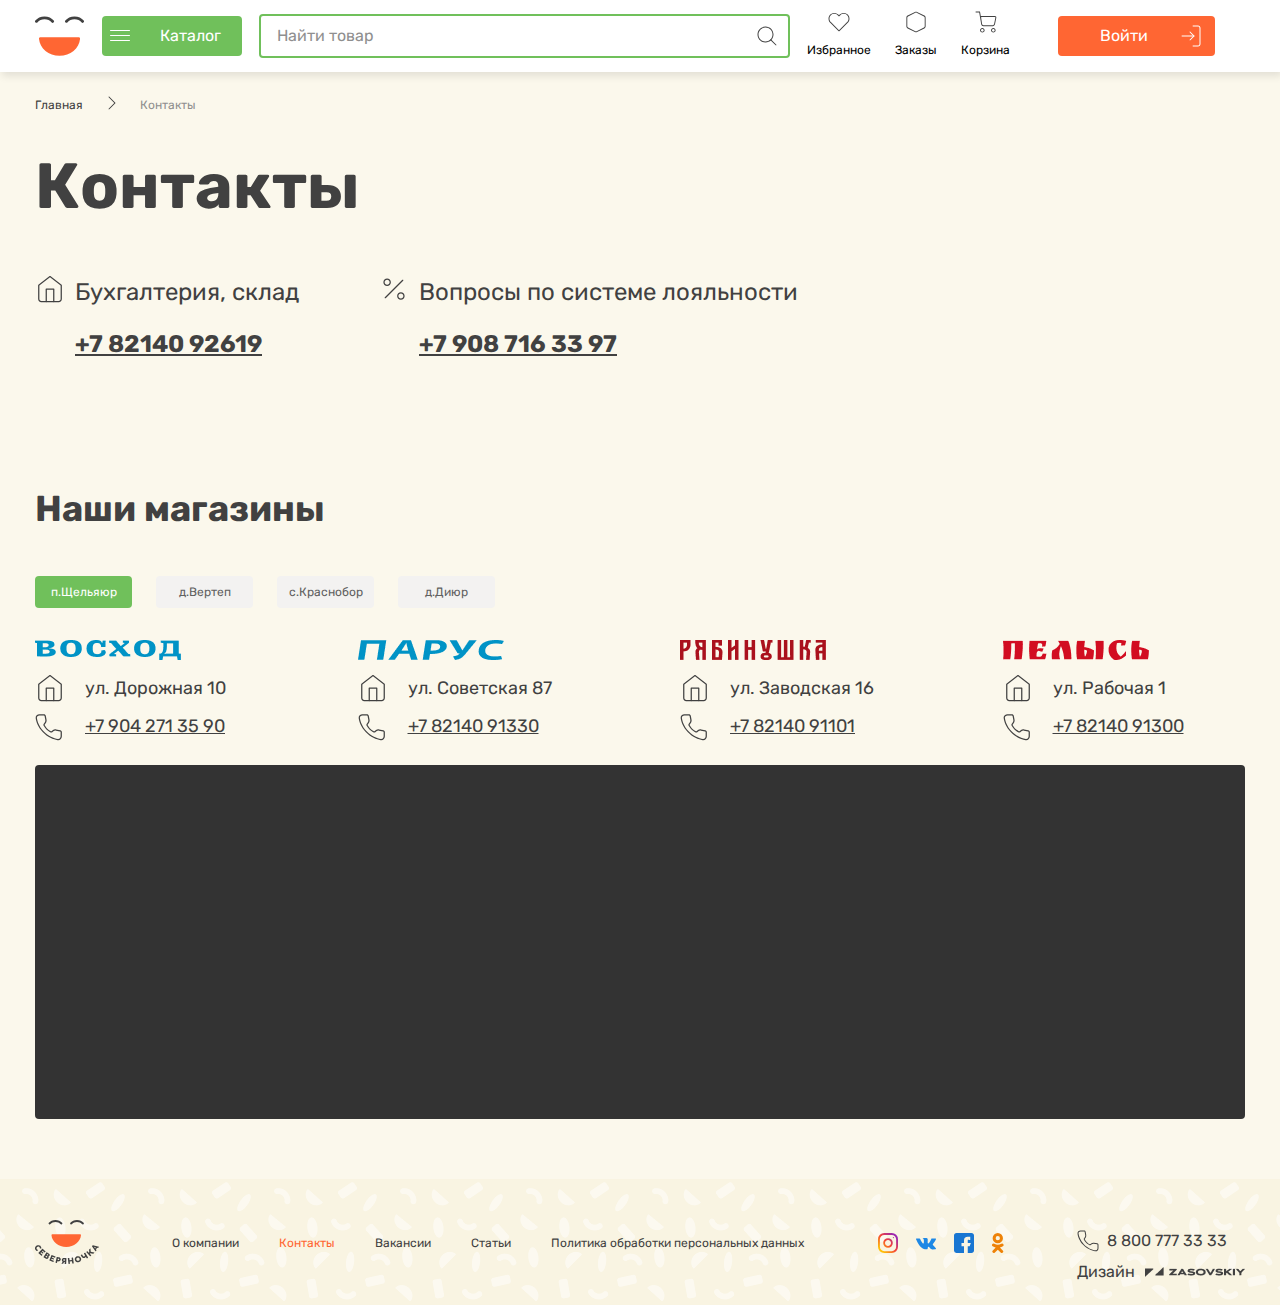
<file: contacts.html>
<!DOCTYPE html>
<html lang="ru">
  <head>
    <meta charset="UTF-8">
    <meta http-equiv="X-UA-Compatible" content="IE=edge">
    <meta name="viewport" content="width=device-width, initial-scale=1.0">
    <meta name="description" content="описание магазина">
    <meta name="keywords" content="ключевое-слово-1, ключевое-слово-2">
    <title>Контакты | Северяночка</title>
    <link rel="preload" href="./fonts/Rubik-Bold.woff2" as="font">
    <link rel="preload" href="./fonts/Rubik-Regular.woff2" as="font">
    <link rel="shortcut icon" href="./images/favicon.ico">
    <link rel="stylesheet" href="./css/style.min.css">
    <script defer src="https://api-maps.yandex.ru/2.1/?apikey=8a668916-04d0-4f25-8d4a-b97888776387&amp;lang=ru_RU"></script>
    <script defer src="./js/main.min.js"></script>
  </head>
  <body>
    <aside class="mobile-menu">
      <div class="container mobile-menu__container">
        <div class="mobile-menu__row">
          <nav class="nav main-nav">
            <ul class="nav__list main-nav__list">
              <li class="nav__item nav-item main-nav-item"><a class="nav-item__link main-nav-item__link" href="./catalog.html"><svg class="nav-item__icon main-nav-item__icon" width="25" height="24" viewBox="0 0 25 24" fill="none" xmlns="http://www.w3.org/2000/svg">
<path fill-rule="evenodd" clip-rule="evenodd" d="M3 12C3 11.7239 3.22386 11.5 3.5 11.5H21.5C21.7761 11.5 22 11.7239 22 12C22 12.2761 21.7761 12.5 21.5 12.5H3.5C3.22386 12.5 3 12.2761 3 12Z" fill="#414141"/>
<path fill-rule="evenodd" clip-rule="evenodd" d="M3 6C3 5.72386 3.22386 5.5 3.5 5.5H21.5C21.7761 5.5 22 5.72386 22 6C22 6.27614 21.7761 6.5 21.5 6.5H3.5C3.22386 6.5 3 6.27614 3 6Z" fill="#414141"/>
<path fill-rule="evenodd" clip-rule="evenodd" d="M3 18C3 17.7239 3.22386 17.5 3.5 17.5H21.5C21.7761 17.5 22 17.7239 22 18C22 18.2761 21.7761 18.5 21.5 18.5H3.5C3.22386 18.5 3 18.2761 3 18Z" fill="#414141"/>
</svg><span class="nav-item__text main-nav-item__text">Каталог</span></a></li>
              <li class="nav__item nav-item main-nav-item"><a class="nav-item__link main-nav-item__link" href="./favourites.html"><svg class="nav-item__icon main-nav-item__icon" width="23" height="20" viewBox="0 0 23 20" fill="none" xmlns="http://www.w3.org/2000/svg">
<path fill-rule="evenodd" clip-rule="evenodd" d="M12.2046 2.25644C13.3299 1.13067 14.8564 0.498169 16.4482 0.498169C18.0399 0.498169 19.5664 1.13063 20.6916 2.25636C21.8174 3.38164 22.45 4.90829 22.45 6.49999C22.45 8.09174 21.8175 9.61826 20.6917 10.7435C20.6917 10.7436 20.6917 10.7435 20.6917 10.7435L11.8517 19.5835C11.6565 19.7788 11.3399 19.7788 11.1446 19.5835L2.30461 10.7435C-0.0390375 8.3999 -0.0390373 4.60009 2.30461 2.25644C4.64826 -0.0872086 8.44807 -0.0872087 10.7917 2.25644L11.4982 2.96289L12.2046 2.25644C12.2046 2.25641 12.2046 2.25647 12.2046 2.25644ZM16.4482 1.49817C15.1217 1.49817 13.8496 2.02528 12.9118 2.96346L11.8517 4.02355C11.758 4.11732 11.6308 4.16999 11.4982 4.16999C11.3656 4.16999 11.2384 4.11732 11.1446 4.02355L10.0846 2.96355C8.13149 1.01042 4.96484 1.01042 3.01172 2.96355C1.05859 4.91667 1.05859 8.08332 3.01172 10.0364L11.4982 18.5229L19.9846 10.0364C20.9228 9.09869 21.45 7.82648 21.45 6.49999C21.45 5.17351 20.9229 3.90138 19.9847 2.96363C19.0469 2.02544 17.7747 1.49817 16.4482 1.49817Z" fill="#414141"/>
</svg><span class="nav-item__text main-nav-item__text">Избранное</span><span class="nav-item__count main-nav-item__count favourite-link__count"></span></a></li>
              <li class="nav__item nav-item main-nav-item"><a class="nav-item__link main-nav-item__link" href="#"><svg class="nav-item__icon main-nav-item__icon" width="22" height="24" viewBox="0 0 22 24" fill="none" xmlns="http://www.w3.org/2000/svg">
<path fill-rule="evenodd" clip-rule="evenodd" d="M10.3325 1.89776C10.3324 1.89785 10.3327 1.89767 10.3325 1.89776L2.33366 5.89721L2.33255 5.89776C1.82288 6.15102 1.50045 6.67089 1.50005 7.24V16.7635C1.49608 17.3334 1.81541 17.8563 2.32416 18.113C2.32387 18.1129 2.32445 18.1132 2.32416 18.113L10.3237 22.1128C10.7462 22.3242 11.2438 22.3243 11.6663 22.1129L19.6664 18.1128L19.6675 18.1122C20.1773 17.8589 20.4997 17.3389 20.5 16.7697V7.24026C20.4997 6.67105 20.1773 6.15106 19.6675 5.89776L19.6664 5.89721L11.6675 1.89776C11.6674 1.89767 11.6677 1.89786 11.6675 1.89776C11.2474 1.6892 10.7527 1.68919 10.3325 1.89776ZM9.88755 1.00223C10.5883 0.654 11.4118 0.654 12.1125 1.00223L12.1137 1.00278L20.1125 5.00223C20.1124 5.00215 20.1127 5.00231 20.1125 5.00223C20.9618 5.42448 21.4995 6.29123 21.5 7.23973V16.77C21.4995 17.7184 20.9624 18.5852 20.1132 19.0074C20.113 19.0075 20.1134 19.0073 20.1132 19.0074L12.1138 23.0071C12.1138 23.0072 12.1138 23.0071 12.1138 23.0071C11.4097 23.3594 10.5806 23.3595 9.87644 23.0072C9.87639 23.0072 9.87649 23.0072 9.87644 23.0072L1.87644 19.0072L1.87506 19.0065C1.02685 18.5791 0.494133 17.708 0.500049 16.7584V7.24C0.500552 6.29154 1.03772 5.4248 1.88695 5.00253C1.88675 5.00263 1.88715 5.00243 1.88695 5.00253L9.88644 1.00278L9.88755 1.00223Z" fill="#414141"/>
</svg><span class="nav-item__text main-nav-item__text">Заказы</span></a></li>
              <li class="nav__item nav-item main-nav-item"><a class="nav-item__link main-nav-item__link basket-link" href="#"><svg class="nav-item__icon main-nav-item__icon" width="24" height="24" viewBox="0 0 24 24" fill="none" xmlns="http://www.w3.org/2000/svg">
<path fill-rule="evenodd" clip-rule="evenodd" d="M5.5 21C5.5 19.6193 6.61929 18.5 8 18.5C9.38071 18.5 10.5 19.6193 10.5 21C10.5 22.3807 9.38071 23.5 8 23.5C6.61929 23.5 5.5 22.3807 5.5 21ZM8 19.5C7.17157 19.5 6.5 20.1716 6.5 21C6.5 21.8284 7.17157 22.5 8 22.5C8.82843 22.5 9.5 21.8284 9.5 21C9.5 20.1716 8.82843 19.5 8 19.5Z" fill="#414141"/>
<path fill-rule="evenodd" clip-rule="evenodd" d="M17.5 21C17.5 19.6193 18.6193 18.5 20 18.5C21.3807 18.5 22.5 19.6193 22.5 21C22.5 22.3807 21.3807 23.5 20 23.5C18.6193 23.5 17.5 22.3807 17.5 21ZM20 19.5C19.1716 19.5 18.5 20.1716 18.5 21C18.5 21.8284 19.1716 22.5 20 22.5C20.8284 22.5 21.5 21.8284 21.5 21C21.5 20.1716 20.8284 19.5 20 19.5Z" fill="#414141"/>
<path fill-rule="evenodd" clip-rule="evenodd" d="M1 0.5C0.723858 0.5 0.5 0.723858 0.5 1C0.5 1.27614 0.723858 1.5 1 1.5H4.58051C5.33783 5.79147 6.10333 10.0643 6.74931 14.3709C6.93288 15.5947 7.98416 16.5 9.22165 16.5H19.3597C20.5514 16.5 21.5774 15.6588 21.8111 14.4903L23.2503 7.29417C23.436 6.36599 22.726 5.5 21.7795 5.5H7.16046C6.8575 5.5 6.57797 5.58901 6.34436 5.74093L5.49239 0.913107C5.45023 0.674179 5.24262 0.5 5 0.5H1ZM6.666 7.07417C6.62065 6.77187 6.85478 6.5 7.16046 6.5H21.7795C22.095 6.5 22.3316 6.78866 22.2698 7.09806L20.8305 14.2942C20.6903 14.9953 20.0747 15.5 19.3597 15.5H9.22165C8.47916 15.5 7.84839 14.9568 7.73825 14.2225L6.666 7.07417Z" fill="#414141"/>
</svg><span class="nav-item__text main-nav-item__text">Корзина</span><span class="nav-item__count main-nav-item__count basket-link__count basket-count"></span></a></li>
            </ul>
          </nav>
          <div class="profile header__profile unlogined">
            <button class="profile__login login-btn activate-popup" type="button" data-popup-selector=".popup-login"><span class="login-btn__text">Войти</span><svg width="24" height="24" viewBox="0 0 24 24" fill="none" xmlns="http://www.w3.org/2000/svg">
<path fill-rule="evenodd" clip-rule="evenodd" d="M13.5 2C13.5 1.72386 13.7239 1.5 14 1.5H19C20.3807 1.5 21.5 2.61929 21.5 4V20C21.5 21.3807 20.3807 22.5 19 22.5H14C13.7239 22.5 13.5 22.2761 13.5 22C13.5 21.7239 13.7239 21.5 14 21.5H19C19.8284 21.5 20.5 20.8284 20.5 20V4C20.5 3.17157 19.8284 2.5 19 2.5H14C13.7239 2.5 13.5 2.27614 13.5 2Z" fill="white"/>
<path fill-rule="evenodd" clip-rule="evenodd" d="M10.6464 7.64645C10.8417 7.45118 11.1583 7.45118 11.3536 7.64645L15.3536 11.6464C15.5488 11.8417 15.5488 12.1583 15.3536 12.3536L11.3536 16.3536C11.1583 16.5488 10.8417 16.5488 10.6464 16.3536C10.4512 16.1583 10.4512 15.8417 10.6464 15.6464L14.2929 12L10.6464 8.35355C10.4512 8.15829 10.4512 7.84171 10.6464 7.64645Z" fill="white"/>
<path fill-rule="evenodd" clip-rule="evenodd" d="M2.5 12C2.5 11.7239 2.72386 11.5 3 11.5H15C15.2761 11.5 15.5 11.7239 15.5 12C15.5 12.2761 15.2761 12.5 15 12.5H3C2.72386 12.5 2.5 12.2761 2.5 12Z" fill="white"/>
</svg>
            </button>
          </div>
        </div>
      </div>
    </aside>
    <header class="header">
      <div class="header__top">
        <div class="container header__container">
          <div class="header__row"><a class="logo header__logo" href="./index.html">
              <picture>
                <source srcset="./images/logo-mobile.svg" media="(max-width: 1360px )"><img class="logo__img" src="./images/logo.svg" alt="logo">
              </picture></a>
            <button class="catalog-activate header__catalog-activate" type="button"><span class="burger catalog-activate__burger"></span><span class="catalog-activate__text">Каталог</span></button>
            <div class="search header__search">
              <input class="search__input" type="text" placeholder="Найти товар">
              <button class="search__icon" type="button"><svg width="24" height="24" viewBox="0 0 24 24" fill="none" xmlns="http://www.w3.org/2000/svg">
<path fill-rule="evenodd" clip-rule="evenodd" d="M2.5 10.5C2.5 6.08172 6.08172 2.5 10.5 2.5C14.9183 2.5 18.5 6.08172 18.5 10.5C18.5 14.9183 14.9183 18.5 10.5 18.5C6.08172 18.5 2.5 14.9183 2.5 10.5ZM10.5 3.5C6.63401 3.5 3.5 6.63401 3.5 10.5C3.5 14.366 6.63401 17.5 10.5 17.5C14.366 17.5 17.5 14.366 17.5 10.5C17.5 6.63401 14.366 3.5 10.5 3.5Z" fill="#414141"/>
<path fill-rule="evenodd" clip-rule="evenodd" d="M15.4463 15.4464C15.6415 15.2512 15.9581 15.2512 16.1534 15.4464L21.3534 20.6464C21.5486 20.8417 21.5486 21.1583 21.3534 21.3535C21.1581 21.5488 20.8415 21.5488 20.6463 21.3535L15.4463 16.1535C15.251 15.9583 15.251 15.6417 15.4463 15.4464Z" fill="#414141"/>
</svg>
              </button>
              <ul class="search__live-list live-list"></ul>
            </div>
            <nav class="nav main-nav">
              <ul class="nav__list main-nav__list">
                <li class="nav__item nav-item main-nav-item"><a class="nav-item__link main-nav-item__link favourite-link" href="./favourites.html"><svg class="nav-item__icon main-nav-item__icon" width="23" height="20" viewBox="0 0 23 20" fill="none" xmlns="http://www.w3.org/2000/svg">
<path fill-rule="evenodd" clip-rule="evenodd" d="M12.2046 2.25644C13.3299 1.13067 14.8564 0.498169 16.4482 0.498169C18.0399 0.498169 19.5664 1.13063 20.6916 2.25636C21.8174 3.38164 22.45 4.90829 22.45 6.49999C22.45 8.09174 21.8175 9.61826 20.6917 10.7435C20.6917 10.7436 20.6917 10.7435 20.6917 10.7435L11.8517 19.5835C11.6565 19.7788 11.3399 19.7788 11.1446 19.5835L2.30461 10.7435C-0.0390375 8.3999 -0.0390373 4.60009 2.30461 2.25644C4.64826 -0.0872086 8.44807 -0.0872087 10.7917 2.25644L11.4982 2.96289L12.2046 2.25644C12.2046 2.25641 12.2046 2.25647 12.2046 2.25644ZM16.4482 1.49817C15.1217 1.49817 13.8496 2.02528 12.9118 2.96346L11.8517 4.02355C11.758 4.11732 11.6308 4.16999 11.4982 4.16999C11.3656 4.16999 11.2384 4.11732 11.1446 4.02355L10.0846 2.96355C8.13149 1.01042 4.96484 1.01042 3.01172 2.96355C1.05859 4.91667 1.05859 8.08332 3.01172 10.0364L11.4982 18.5229L19.9846 10.0364C20.9228 9.09869 21.45 7.82648 21.45 6.49999C21.45 5.17351 20.9229 3.90138 19.9847 2.96363C19.0469 2.02544 17.7747 1.49817 16.4482 1.49817Z" fill="#414141"/>
</svg><span class="nav-item__text main-nav-item__text">Избранное</span><span class="nav-item__count main-nav-item__count favourite-link__count"></span></a></li>
                <li class="nav__item nav-item main-nav-item"><a class="nav-item__link main-nav-item__link" href="#"><svg class="nav-item__icon main-nav-item__icon" width="22" height="24" viewBox="0 0 22 24" fill="none" xmlns="http://www.w3.org/2000/svg">
<path fill-rule="evenodd" clip-rule="evenodd" d="M10.3325 1.89776C10.3324 1.89785 10.3327 1.89767 10.3325 1.89776L2.33366 5.89721L2.33255 5.89776C1.82288 6.15102 1.50045 6.67089 1.50005 7.24V16.7635C1.49608 17.3334 1.81541 17.8563 2.32416 18.113C2.32387 18.1129 2.32445 18.1132 2.32416 18.113L10.3237 22.1128C10.7462 22.3242 11.2438 22.3243 11.6663 22.1129L19.6664 18.1128L19.6675 18.1122C20.1773 17.8589 20.4997 17.3389 20.5 16.7697V7.24026C20.4997 6.67105 20.1773 6.15106 19.6675 5.89776L19.6664 5.89721L11.6675 1.89776C11.6674 1.89767 11.6677 1.89786 11.6675 1.89776C11.2474 1.6892 10.7527 1.68919 10.3325 1.89776ZM9.88755 1.00223C10.5883 0.654 11.4118 0.654 12.1125 1.00223L12.1137 1.00278L20.1125 5.00223C20.1124 5.00215 20.1127 5.00231 20.1125 5.00223C20.9618 5.42448 21.4995 6.29123 21.5 7.23973V16.77C21.4995 17.7184 20.9624 18.5852 20.1132 19.0074C20.113 19.0075 20.1134 19.0073 20.1132 19.0074L12.1138 23.0071C12.1138 23.0072 12.1138 23.0071 12.1138 23.0071C11.4097 23.3594 10.5806 23.3595 9.87644 23.0072C9.87639 23.0072 9.87649 23.0072 9.87644 23.0072L1.87644 19.0072L1.87506 19.0065C1.02685 18.5791 0.494133 17.708 0.500049 16.7584V7.24C0.500552 6.29154 1.03772 5.4248 1.88695 5.00253C1.88675 5.00263 1.88715 5.00243 1.88695 5.00253L9.88644 1.00278L9.88755 1.00223Z" fill="#414141"/>
</svg><span class="nav-item__text main-nav-item__text">Заказы</span></a></li>
                <li class="nav__item nav-item main-nav-item"><a class="nav-item__link main-nav-item__link basket-link" href="./basket.html"><svg class="nav-item__icon main-nav-item__icon" width="24" height="24" viewBox="0 0 24 24" fill="none" xmlns="http://www.w3.org/2000/svg">
<path fill-rule="evenodd" clip-rule="evenodd" d="M5.5 21C5.5 19.6193 6.61929 18.5 8 18.5C9.38071 18.5 10.5 19.6193 10.5 21C10.5 22.3807 9.38071 23.5 8 23.5C6.61929 23.5 5.5 22.3807 5.5 21ZM8 19.5C7.17157 19.5 6.5 20.1716 6.5 21C6.5 21.8284 7.17157 22.5 8 22.5C8.82843 22.5 9.5 21.8284 9.5 21C9.5 20.1716 8.82843 19.5 8 19.5Z" fill="#414141"/>
<path fill-rule="evenodd" clip-rule="evenodd" d="M17.5 21C17.5 19.6193 18.6193 18.5 20 18.5C21.3807 18.5 22.5 19.6193 22.5 21C22.5 22.3807 21.3807 23.5 20 23.5C18.6193 23.5 17.5 22.3807 17.5 21ZM20 19.5C19.1716 19.5 18.5 20.1716 18.5 21C18.5 21.8284 19.1716 22.5 20 22.5C20.8284 22.5 21.5 21.8284 21.5 21C21.5 20.1716 20.8284 19.5 20 19.5Z" fill="#414141"/>
<path fill-rule="evenodd" clip-rule="evenodd" d="M1 0.5C0.723858 0.5 0.5 0.723858 0.5 1C0.5 1.27614 0.723858 1.5 1 1.5H4.58051C5.33783 5.79147 6.10333 10.0643 6.74931 14.3709C6.93288 15.5947 7.98416 16.5 9.22165 16.5H19.3597C20.5514 16.5 21.5774 15.6588 21.8111 14.4903L23.2503 7.29417C23.436 6.36599 22.726 5.5 21.7795 5.5H7.16046C6.8575 5.5 6.57797 5.58901 6.34436 5.74093L5.49239 0.913107C5.45023 0.674179 5.24262 0.5 5 0.5H1ZM6.666 7.07417C6.62065 6.77187 6.85478 6.5 7.16046 6.5H21.7795C22.095 6.5 22.3316 6.78866 22.2698 7.09806L20.8305 14.2942C20.6903 14.9953 20.0747 15.5 19.3597 15.5H9.22165C8.47916 15.5 7.84839 14.9568 7.73825 14.2225L6.666 7.07417Z" fill="#414141"/>
</svg><span class="nav-item__text main-nav-item__text">Корзина</span><span class="nav-item__count main-nav-item__count basket-link__count basket-count"></span></a></li>
              </ul>
            </nav>
            <div class="profile header__profile unlogined">
              <button class="profile__login login-btn activate-popup" type="button" data-popup-selector=".popup-login"><span class="login-btn__text">Войти</span><svg width="24" height="24" viewBox="0 0 24 24" fill="none" xmlns="http://www.w3.org/2000/svg">
<path fill-rule="evenodd" clip-rule="evenodd" d="M13.5 2C13.5 1.72386 13.7239 1.5 14 1.5H19C20.3807 1.5 21.5 2.61929 21.5 4V20C21.5 21.3807 20.3807 22.5 19 22.5H14C13.7239 22.5 13.5 22.2761 13.5 22C13.5 21.7239 13.7239 21.5 14 21.5H19C19.8284 21.5 20.5 20.8284 20.5 20V4C20.5 3.17157 19.8284 2.5 19 2.5H14C13.7239 2.5 13.5 2.27614 13.5 2Z" fill="white"/>
<path fill-rule="evenodd" clip-rule="evenodd" d="M10.6464 7.64645C10.8417 7.45118 11.1583 7.45118 11.3536 7.64645L15.3536 11.6464C15.5488 11.8417 15.5488 12.1583 15.3536 12.3536L11.3536 16.3536C11.1583 16.5488 10.8417 16.5488 10.6464 16.3536C10.4512 16.1583 10.4512 15.8417 10.6464 15.6464L14.2929 12L10.6464 8.35355C10.4512 8.15829 10.4512 7.84171 10.6464 7.64645Z" fill="white"/>
<path fill-rule="evenodd" clip-rule="evenodd" d="M2.5 12C2.5 11.7239 2.72386 11.5 3 11.5H15C15.2761 11.5 15.5 11.7239 15.5 12C15.5 12.2761 15.2761 12.5 15 12.5H3C2.72386 12.5 2.5 12.2761 2.5 12Z" fill="white"/>
</svg>
              </button>
            </div>
          </div>
        </div>
      </div>
      <div class="header__bottom">
        <div class="catalog header__catalog">
          <div class="container catalog__container">
            <div class="catalog__row">
              <ul class="catalog-list catalog__list">
                <li class="catalog-list__item"><a class="catalog-list__link" href="./category.html">Молоко, сыр, яйцо</a></li>
                <li class="catalog-list__item"><a class="catalog-list__link" href="./category.html">Хлеб</a></li>
                <li class="catalog-list__item"><a class="catalog-list__link" href="./category.html">Фрукты и овощи</a></li>
                <li class="catalog-list__item"><a class="catalog-list__link" href="./category.html">Замороженные продукты</a></li>
              </ul>
              <ul class="catalog-list catalog__list">
                <li class="catalog-list__item"><a class="catalog-list__link" href="./category.html">Напитки</a></li>
                <li class="catalog-list__item"><a class="catalog-list__link" href="./category.html">Кондитерские изделия</a></li>
                <li class="catalog-list__item"><a class="catalog-list__link" href="./category.html">Чай, кофе</a></li>
              </ul>
              <ul class="catalog-list catalog__list">
                <li class="catalog-list__item"><a class="catalog-list__link" href="./category.html">Бакалея</a></li>
                <li class="catalog-list__item"><a class="catalog-list__link" href="./category.html">Здоровое питание</a></li>
                <li class="catalog-list__item"><a class="catalog-list__link" href="./category.html">Зоотовары</a></li>
              </ul>
              <ul class="catalog-list catalog__list">
                <li class="catalog-list__item"><a class="catalog-list__link" href="./category.html">Непродовольственные товары</a></li>
                <li class="catalog-list__item"><a class="catalog-list__link" href="./category.html">Детское питание</a></li>
                <li class="catalog-list__item"><a class="catalog-list__link" href="./category.html">Мясо, птица, колбаса</a></li>
              </ul>
            </div>
          </div>
        </div>
      </div>
    </header>
    <main class="main">
      <section class="contacts">
        <div class="container contacts__container">
          <div class="contacts__row">
            <div class="top-content">
              <ul class="top-content__bread-crumbs bread-crumbs">
                <li class="bread-crumbs__link-block link-block"><a class="link-block__link" href="./index.html">Главная</a>
                  <div class="link-block__arrow"><svg class="bread-crumbs__link-arrow" width="8" height="14" viewBox="0 0 8 14" fill="none" xmlns="http://www.w3.org/2000/svg">
<path fill-rule="evenodd" clip-rule="evenodd" d="M0.646447 0.646447C0.841709 0.451184 1.15829 0.451184 1.35355 0.646447L7.35355 6.64645C7.54882 6.84171 7.54882 7.15829 7.35355 7.35355L1.35355 13.3536C1.15829 13.5488 0.841709 13.5488 0.646447 13.3536C0.451184 13.1583 0.451184 12.8417 0.646447 12.6464L6.29289 7L0.646447 1.35355C0.451184 1.15829 0.451184 0.841709 0.646447 0.646447Z" fill="#414141"/>
</svg>
                  </div>
                </li>
                <li class="bread-crumbs__link-block link-block"><a class="link-block__link">Контакты</a></li>
              </ul>
              <div class="top-content__title-block top-title-block">
                <h2 class="catalog-section__title top-title soft">Контакты</h2>
              </div>
            </div>
            <div class="contacts__content">
              <ul class="contacts-list">
                <li class="contacts-list__item contact-item">
                  <div class="contact-item__icon-block"><svg class="contact-item__icon" width="30" height="30" viewBox="0 0 30 30" fill="none" xmlns="http://www.w3.org/2000/svg">
<path fill-rule="evenodd" clip-rule="evenodd" d="M14.6163 2.00665C14.842 1.83112 15.158 1.83112 15.3837 2.00665L26.6337 10.7567C26.786 10.8751 26.875 11.0571 26.875 11.25V25C26.875 26.7259 25.4759 28.125 23.75 28.125H6.25C4.52411 28.125 3.125 26.7259 3.125 25V11.25C3.125 11.0571 3.21405 10.8751 3.36629 10.7567L14.6163 2.00665ZM4.375 11.5557V25C4.375 26.0355 5.21447 26.875 6.25 26.875H23.75C24.7855 26.875 25.625 26.0355 25.625 25V11.5557L15 3.29179L4.375 11.5557Z" fill="#414141"/>
<path fill-rule="evenodd" clip-rule="evenodd" d="M10.625 15C10.625 14.6548 10.9048 14.375 11.25 14.375H18.75C19.0952 14.375 19.375 14.6548 19.375 15V27.5C19.375 27.8452 19.0952 28.125 18.75 28.125C18.4048 28.125 18.125 27.8452 18.125 27.5V15.625H11.875V27.5C11.875 27.8452 11.5952 28.125 11.25 28.125C10.9048 28.125 10.625 27.8452 10.625 27.5V15Z" fill="#414141"/>
</svg>
                  </div>
                  <div class="contact-item__about"><span class="contact-item__name">Бухгалтерия, склад</span><a class="contact-item__link" href="tel:78214092619" aria-label="номер телефона">+7 82140 92619</a></div>
                </li>
                <li class="contacts-list__item contact-item">
                  <div class="contact-item__icon-block"><svg class="contact-item__icon" width="30" height="30" viewBox="0 0 30 30" fill="none" xmlns="http://www.w3.org/2000/svg">
<path fill-rule="evenodd" clip-rule="evenodd" d="M24.1919 5.80806C24.436 6.05214 24.436 6.44786 24.1919 6.69194L6.69194 24.1919C6.44786 24.436 6.05214 24.436 5.80806 24.1919C5.56398 23.9479 5.56398 23.5521 5.80806 23.3081L23.3081 5.80806C23.5521 5.56398 23.9479 5.56398 24.1919 5.80806Z" fill="#414141"/>
<path fill-rule="evenodd" clip-rule="evenodd" d="M4.375 8.125C4.375 6.05393 6.05393 4.375 8.125 4.375C10.1961 4.375 11.875 6.05393 11.875 8.125C11.875 10.1961 10.1961 11.875 8.125 11.875C6.05393 11.875 4.375 10.1961 4.375 8.125ZM8.125 5.625C6.74429 5.625 5.625 6.74429 5.625 8.125C5.625 9.50571 6.74429 10.625 8.125 10.625C9.50571 10.625 10.625 9.50571 10.625 8.125C10.625 6.74429 9.50571 5.625 8.125 5.625Z" fill="#414141"/>
<path fill-rule="evenodd" clip-rule="evenodd" d="M18.125 21.875C18.125 19.8039 19.8039 18.125 21.875 18.125C23.9461 18.125 25.625 19.8039 25.625 21.875C25.625 23.9461 23.9461 25.625 21.875 25.625C19.8039 25.625 18.125 23.9461 18.125 21.875ZM21.875 19.375C20.4943 19.375 19.375 20.4943 19.375 21.875C19.375 23.2557 20.4943 24.375 21.875 24.375C23.2557 24.375 24.375 23.2557 24.375 21.875C24.375 20.4943 23.2557 19.375 21.875 19.375Z" fill="#414141"/>
</svg>
                  </div>
                  <div class="contact-item__about"><span class="contact-item__name">Вопросы по системе лояльности</span><a class="contact-item__link" href="tel:79087163397" aria-label="номер телефона">+7 908 716 33 97</a></div>
                </li>
              </ul>
            </div>
          </div>
        </div>
      </section>
      <section class="map">
        <div class="container map__container">
          <div class="map__row">
            <div class="top-title-block">
              <h2 class="map__title top-title">Наши магазины</h2>
            </div>
            <div class="map__tabs map-tabs">
              <div class="map-tabs__line">
                <button class="map-tabs__btn map-tabs__btn_1 active" type="button">п.Щельяюр</button>
                <button class="map-tabs__btn map-tabs__btn_2" type="button">д.Вертеп</button>
                <button class="map-tabs__btn map-tabs__btn_3" type="button">с.Краснобор</button>
                <button class="map-tabs__btn map-tabs__btn_4" type="button">д.Диюр</button>
              </div>
            </div>
            <div class="map__companies companies">
              <ul class="companies__list companies-list">
                <li class="companies-list__company company"><img class="company__logo" src="./images/company-1.png" alt="компания 'восход'">
                  <div class="company__info">
                    <div class="company__info-block company__address"><svg class="company__icon" width="30" height="30" viewBox="0 0 30 30" fill="none" xmlns="http://www.w3.org/2000/svg">
<path fill-rule="evenodd" clip-rule="evenodd" d="M14.6163 2.00665C14.842 1.83112 15.158 1.83112 15.3837 2.00665L26.6337 10.7567C26.786 10.8751 26.875 11.0571 26.875 11.25V25C26.875 26.7259 25.4759 28.125 23.75 28.125H6.25C4.52411 28.125 3.125 26.7259 3.125 25V11.25C3.125 11.0571 3.21405 10.8751 3.36629 10.7567L14.6163 2.00665ZM4.375 11.5557V25C4.375 26.0355 5.21447 26.875 6.25 26.875H23.75C24.7855 26.875 25.625 26.0355 25.625 25V11.5557L15 3.29179L4.375 11.5557Z" fill="#414141"/>
<path fill-rule="evenodd" clip-rule="evenodd" d="M10.625 15C10.625 14.6548 10.9048 14.375 11.25 14.375H18.75C19.0952 14.375 19.375 14.6548 19.375 15V27.5C19.375 27.8452 19.0952 28.125 18.75 28.125C18.4048 28.125 18.125 27.8452 18.125 27.5V15.625H11.875V27.5C11.875 27.8452 11.5952 28.125 11.25 28.125C10.9048 28.125 10.625 27.8452 10.625 27.5V15Z" fill="#414141"/>
</svg><span class="company__text">ул. Дорожная 10</span>
                    </div><a class="company__info-block company__telephone telephone" href="tel:79042713590"><svg class="telephone__icon company__icon" width="30" height="30" viewBox="0 0 30 30" fill="none" xmlns="http://www.w3.org/2000/svg">
<path fill-rule="evenodd" clip-rule="evenodd" d="M0.663186 7.03493C0.373237 4.72757 2.34828 3.125 4.46942 3.125H8.959C9.86517 3.125 10.6417 3.77304 10.8038 4.66459L11.5617 8.83316C11.7881 10.0783 11.4642 11.3606 10.6736 12.3488L9.76931 13.4791C9.60817 13.6806 9.59344 13.9476 9.71792 14.1506C10.3049 15.1077 11.3607 16.7246 12.3192 17.6831C13.2776 18.6415 14.8945 19.6974 15.8516 20.2843C16.0546 20.4088 16.3217 20.3941 16.5231 20.2329L17.6534 19.3287C18.6417 18.5381 19.9239 18.2141 21.1691 18.4405L25.3376 19.1985C26.2292 19.3606 26.8772 20.1371 26.8772 21.0432V25.2271C26.8772 27.504 25.0635 29.53 22.6463 29.1413C18.5056 28.4754 12.5867 26.346 7.66923 21.0503C2.88791 15.9012 1.11664 10.6434 0.663186 7.03493ZM4.46942 4.375C2.88878 4.375 1.73184 5.51355 1.90343 6.87908C2.3263 10.2442 3.99305 15.2543 8.58522 20.1997C13.2721 25.2471 18.9134 27.2749 22.8448 27.9071C24.3378 28.1472 25.6272 26.9106 25.6272 25.2271V21.0432C25.6272 20.7412 25.4112 20.4823 25.114 20.4283L20.9455 19.6704C20.056 19.5087 19.1402 19.74 18.4343 20.3048L17.304 21.209C16.7067 21.6868 15.8671 21.7601 15.1982 21.3499C14.2442 20.7649 12.51 19.6416 11.4353 18.5669C10.3606 17.4923 9.23737 15.758 8.65234 14.8041C8.24209 14.1351 8.31539 13.2956 8.79323 12.6983L9.69747 11.568C10.2622 10.8621 10.4936 9.94619 10.3318 9.05677L9.57392 4.8882C9.51989 4.59101 9.26106 4.375 8.959 4.375H4.46942Z" fill="#414141"/>
</svg>
                      <div class="telephone__number company__text">+7 904 271 35 90</div></a>
                  </div>
                </li>
                <li class="companies-list__company company"><img class="company__logo" src="./images/company-2.png" alt="компания 'восход'">
                  <div class="company__info">
                    <div class="company__info-block company__address"><svg class="company__icon" width="30" height="30" viewBox="0 0 30 30" fill="none" xmlns="http://www.w3.org/2000/svg">
<path fill-rule="evenodd" clip-rule="evenodd" d="M14.6163 2.00665C14.842 1.83112 15.158 1.83112 15.3837 2.00665L26.6337 10.7567C26.786 10.8751 26.875 11.0571 26.875 11.25V25C26.875 26.7259 25.4759 28.125 23.75 28.125H6.25C4.52411 28.125 3.125 26.7259 3.125 25V11.25C3.125 11.0571 3.21405 10.8751 3.36629 10.7567L14.6163 2.00665ZM4.375 11.5557V25C4.375 26.0355 5.21447 26.875 6.25 26.875H23.75C24.7855 26.875 25.625 26.0355 25.625 25V11.5557L15 3.29179L4.375 11.5557Z" fill="#414141"/>
<path fill-rule="evenodd" clip-rule="evenodd" d="M10.625 15C10.625 14.6548 10.9048 14.375 11.25 14.375H18.75C19.0952 14.375 19.375 14.6548 19.375 15V27.5C19.375 27.8452 19.0952 28.125 18.75 28.125C18.4048 28.125 18.125 27.8452 18.125 27.5V15.625H11.875V27.5C11.875 27.8452 11.5952 28.125 11.25 28.125C10.9048 28.125 10.625 27.8452 10.625 27.5V15Z" fill="#414141"/>
</svg><span class="company__text">ул. Советская 87</span>
                    </div><a class="company__info-block company__telephone telephone" href="tel:78214091330"><svg class="telephone__icon company__icon" width="30" height="30" viewBox="0 0 30 30" fill="none" xmlns="http://www.w3.org/2000/svg">
<path fill-rule="evenodd" clip-rule="evenodd" d="M0.663186 7.03493C0.373237 4.72757 2.34828 3.125 4.46942 3.125H8.959C9.86517 3.125 10.6417 3.77304 10.8038 4.66459L11.5617 8.83316C11.7881 10.0783 11.4642 11.3606 10.6736 12.3488L9.76931 13.4791C9.60817 13.6806 9.59344 13.9476 9.71792 14.1506C10.3049 15.1077 11.3607 16.7246 12.3192 17.6831C13.2776 18.6415 14.8945 19.6974 15.8516 20.2843C16.0546 20.4088 16.3217 20.3941 16.5231 20.2329L17.6534 19.3287C18.6417 18.5381 19.9239 18.2141 21.1691 18.4405L25.3376 19.1985C26.2292 19.3606 26.8772 20.1371 26.8772 21.0432V25.2271C26.8772 27.504 25.0635 29.53 22.6463 29.1413C18.5056 28.4754 12.5867 26.346 7.66923 21.0503C2.88791 15.9012 1.11664 10.6434 0.663186 7.03493ZM4.46942 4.375C2.88878 4.375 1.73184 5.51355 1.90343 6.87908C2.3263 10.2442 3.99305 15.2543 8.58522 20.1997C13.2721 25.2471 18.9134 27.2749 22.8448 27.9071C24.3378 28.1472 25.6272 26.9106 25.6272 25.2271V21.0432C25.6272 20.7412 25.4112 20.4823 25.114 20.4283L20.9455 19.6704C20.056 19.5087 19.1402 19.74 18.4343 20.3048L17.304 21.209C16.7067 21.6868 15.8671 21.7601 15.1982 21.3499C14.2442 20.7649 12.51 19.6416 11.4353 18.5669C10.3606 17.4923 9.23737 15.758 8.65234 14.8041C8.24209 14.1351 8.31539 13.2956 8.79323 12.6983L9.69747 11.568C10.2622 10.8621 10.4936 9.94619 10.3318 9.05677L9.57392 4.8882C9.51989 4.59101 9.26106 4.375 8.959 4.375H4.46942Z" fill="#414141"/>
</svg>
                      <div class="telephone__number company__text">+7 82140 91330</div></a>
                  </div>
                </li>
                <li class="companies-list__company company"><img class="company__logo" src="./images/company-3.png" alt="компания 'восход'">
                  <div class="company__info">
                    <div class="company__info-block company__address"><svg class="company__icon" width="30" height="30" viewBox="0 0 30 30" fill="none" xmlns="http://www.w3.org/2000/svg">
<path fill-rule="evenodd" clip-rule="evenodd" d="M14.6163 2.00665C14.842 1.83112 15.158 1.83112 15.3837 2.00665L26.6337 10.7567C26.786 10.8751 26.875 11.0571 26.875 11.25V25C26.875 26.7259 25.4759 28.125 23.75 28.125H6.25C4.52411 28.125 3.125 26.7259 3.125 25V11.25C3.125 11.0571 3.21405 10.8751 3.36629 10.7567L14.6163 2.00665ZM4.375 11.5557V25C4.375 26.0355 5.21447 26.875 6.25 26.875H23.75C24.7855 26.875 25.625 26.0355 25.625 25V11.5557L15 3.29179L4.375 11.5557Z" fill="#414141"/>
<path fill-rule="evenodd" clip-rule="evenodd" d="M10.625 15C10.625 14.6548 10.9048 14.375 11.25 14.375H18.75C19.0952 14.375 19.375 14.6548 19.375 15V27.5C19.375 27.8452 19.0952 28.125 18.75 28.125C18.4048 28.125 18.125 27.8452 18.125 27.5V15.625H11.875V27.5C11.875 27.8452 11.5952 28.125 11.25 28.125C10.9048 28.125 10.625 27.8452 10.625 27.5V15Z" fill="#414141"/>
</svg><span class="company__text">ул. Заводская 16</span>
                    </div><a class="company__info-block company__telephone telephone" href="tel:78214091101"><svg class="telephone__icon company__icon" width="30" height="30" viewBox="0 0 30 30" fill="none" xmlns="http://www.w3.org/2000/svg">
<path fill-rule="evenodd" clip-rule="evenodd" d="M0.663186 7.03493C0.373237 4.72757 2.34828 3.125 4.46942 3.125H8.959C9.86517 3.125 10.6417 3.77304 10.8038 4.66459L11.5617 8.83316C11.7881 10.0783 11.4642 11.3606 10.6736 12.3488L9.76931 13.4791C9.60817 13.6806 9.59344 13.9476 9.71792 14.1506C10.3049 15.1077 11.3607 16.7246 12.3192 17.6831C13.2776 18.6415 14.8945 19.6974 15.8516 20.2843C16.0546 20.4088 16.3217 20.3941 16.5231 20.2329L17.6534 19.3287C18.6417 18.5381 19.9239 18.2141 21.1691 18.4405L25.3376 19.1985C26.2292 19.3606 26.8772 20.1371 26.8772 21.0432V25.2271C26.8772 27.504 25.0635 29.53 22.6463 29.1413C18.5056 28.4754 12.5867 26.346 7.66923 21.0503C2.88791 15.9012 1.11664 10.6434 0.663186 7.03493ZM4.46942 4.375C2.88878 4.375 1.73184 5.51355 1.90343 6.87908C2.3263 10.2442 3.99305 15.2543 8.58522 20.1997C13.2721 25.2471 18.9134 27.2749 22.8448 27.9071C24.3378 28.1472 25.6272 26.9106 25.6272 25.2271V21.0432C25.6272 20.7412 25.4112 20.4823 25.114 20.4283L20.9455 19.6704C20.056 19.5087 19.1402 19.74 18.4343 20.3048L17.304 21.209C16.7067 21.6868 15.8671 21.7601 15.1982 21.3499C14.2442 20.7649 12.51 19.6416 11.4353 18.5669C10.3606 17.4923 9.23737 15.758 8.65234 14.8041C8.24209 14.1351 8.31539 13.2956 8.79323 12.6983L9.69747 11.568C10.2622 10.8621 10.4936 9.94619 10.3318 9.05677L9.57392 4.8882C9.51989 4.59101 9.26106 4.375 8.959 4.375H4.46942Z" fill="#414141"/>
</svg>
                      <div class="telephone__number company__text">+7 82140 91101</div></a>
                  </div>
                </li>
                <li class="companies-list__company company"><img class="company__logo" src="./images/company-4.png" alt="компания 'восход'">
                  <div class="company__info">
                    <div class="company__info-block company__address"><svg class="company__icon" width="30" height="30" viewBox="0 0 30 30" fill="none" xmlns="http://www.w3.org/2000/svg">
<path fill-rule="evenodd" clip-rule="evenodd" d="M14.6163 2.00665C14.842 1.83112 15.158 1.83112 15.3837 2.00665L26.6337 10.7567C26.786 10.8751 26.875 11.0571 26.875 11.25V25C26.875 26.7259 25.4759 28.125 23.75 28.125H6.25C4.52411 28.125 3.125 26.7259 3.125 25V11.25C3.125 11.0571 3.21405 10.8751 3.36629 10.7567L14.6163 2.00665ZM4.375 11.5557V25C4.375 26.0355 5.21447 26.875 6.25 26.875H23.75C24.7855 26.875 25.625 26.0355 25.625 25V11.5557L15 3.29179L4.375 11.5557Z" fill="#414141"/>
<path fill-rule="evenodd" clip-rule="evenodd" d="M10.625 15C10.625 14.6548 10.9048 14.375 11.25 14.375H18.75C19.0952 14.375 19.375 14.6548 19.375 15V27.5C19.375 27.8452 19.0952 28.125 18.75 28.125C18.4048 28.125 18.125 27.8452 18.125 27.5V15.625H11.875V27.5C11.875 27.8452 11.5952 28.125 11.25 28.125C10.9048 28.125 10.625 27.8452 10.625 27.5V15Z" fill="#414141"/>
</svg><span class="company__text">ул. Рабочая 1</span>
                    </div><a class="company__info-block company__telephone telephone" href="tel:78214091300"><svg class="telephone__icon company__icon" width="30" height="30" viewBox="0 0 30 30" fill="none" xmlns="http://www.w3.org/2000/svg">
<path fill-rule="evenodd" clip-rule="evenodd" d="M0.663186 7.03493C0.373237 4.72757 2.34828 3.125 4.46942 3.125H8.959C9.86517 3.125 10.6417 3.77304 10.8038 4.66459L11.5617 8.83316C11.7881 10.0783 11.4642 11.3606 10.6736 12.3488L9.76931 13.4791C9.60817 13.6806 9.59344 13.9476 9.71792 14.1506C10.3049 15.1077 11.3607 16.7246 12.3192 17.6831C13.2776 18.6415 14.8945 19.6974 15.8516 20.2843C16.0546 20.4088 16.3217 20.3941 16.5231 20.2329L17.6534 19.3287C18.6417 18.5381 19.9239 18.2141 21.1691 18.4405L25.3376 19.1985C26.2292 19.3606 26.8772 20.1371 26.8772 21.0432V25.2271C26.8772 27.504 25.0635 29.53 22.6463 29.1413C18.5056 28.4754 12.5867 26.346 7.66923 21.0503C2.88791 15.9012 1.11664 10.6434 0.663186 7.03493ZM4.46942 4.375C2.88878 4.375 1.73184 5.51355 1.90343 6.87908C2.3263 10.2442 3.99305 15.2543 8.58522 20.1997C13.2721 25.2471 18.9134 27.2749 22.8448 27.9071C24.3378 28.1472 25.6272 26.9106 25.6272 25.2271V21.0432C25.6272 20.7412 25.4112 20.4823 25.114 20.4283L20.9455 19.6704C20.056 19.5087 19.1402 19.74 18.4343 20.3048L17.304 21.209C16.7067 21.6868 15.8671 21.7601 15.1982 21.3499C14.2442 20.7649 12.51 19.6416 11.4353 18.5669C10.3606 17.4923 9.23737 15.758 8.65234 14.8041C8.24209 14.1351 8.31539 13.2956 8.79323 12.6983L9.69747 11.568C10.2622 10.8621 10.4936 9.94619 10.3318 9.05677L9.57392 4.8882C9.51989 4.59101 9.26106 4.375 8.959 4.375H4.46942Z" fill="#414141"/>
</svg>
                      <div class="telephone__number company__text">+7 82140 91300</div></a>
                  </div>
                </li>
              </ul>
            </div>
            <div class="map__map" id="map-block"></div>
          </div>
        </div>
      </section>
    </main>
    <footer class="footer"><img class="pattern footer__bg-image" src="./images/pattern-2.png" alt="pattern-bg">
      <div class="container footer__container">
        <div class="footer__row"><a class="logo footer__logo" href="#"><img src="./images/logo-alternate.svg" alt="logo"></a>
          <nav class="nav default footer__nav">
            <ul class="nav__list">
              <li class="nav__item nav-item"><a class="nav-item__link" href="./about.html">О компании</a>
              </li>
              <li class="nav__item nav-item"><a class="nav-item__link active" href="./contacts.html">Контакты</a>
              </li>
              <li class="nav__item nav-item"><a class="nav-item__link" href="./jobs.html">Вакансии</a>
              </li>
              <li class="nav__item nav-item"><a class="nav-item__link" href="#">Статьи</a>
              </li>
              <li class="nav__item nav-item"><a class="nav-item__link" href="#">Политика обработки персональных данных</a>
              </li>
            </ul>
          </nav>
          <nav class="nav footer__nav nav-social social">
            <ul class="nav__list nav-social__list">
              <li class="nav-social__item nav-item nav-social-item"><a class="nav-item__link nav-social-item__link" href="#" target="_blank"><img src="./images/instagram.svg" alt=""></a></li>
              <li class="nav-social__item nav-item nav-social-item"><a class="nav-item__link nav-social-item__link" href="#" target="_blank"><img src="./images/vk.svg" alt=""></a></li>
              <li class="nav-social__item nav-item nav-social-item"><a class="nav-item__link nav-social-item__link" href="#" target="_blank"><img src="./images/facebook.svg" alt=""></a></li>
              <li class="nav-social__item nav-item nav-social-item"><a class="nav-item__link nav-social-item__link" href="#" target="_blank"><img src="./images/ok.svg" alt=""></a></li>
            </ul>
          </nav>
          <div class="more-info"><a class="tel more-info__tel" href="tel:88007773333">
               <svg class="tel__icon" width="22" height="22" viewBox="0 0 22 22" fill="none" xmlns="http://www.w3.org/2000/svg">
<path fill-rule="evenodd" clip-rule="evenodd" d="M0.530549 3.62795C0.29859 1.78205 1.87862 0.5 3.57554 0.5H7.1672C7.89213 0.5 8.51333 1.01844 8.64301 1.73167L9.24935 5.06653C9.43046 6.06268 9.17133 7.08845 8.53884 7.87906L7.81545 8.7833C7.68654 8.94444 7.67475 9.15809 7.77434 9.32047C8.2439 10.0862 9.08857 11.3797 9.85533 12.1464C10.6221 12.9132 11.9156 13.7579 12.6813 14.2274C12.8437 14.327 13.0573 14.3152 13.2185 14.1863L14.1227 13.4629C14.9133 12.8304 15.9391 12.5713 16.9352 12.7524L20.2701 13.3588C20.9833 13.4885 21.5018 14.1096 21.5018 14.8346V18.1816C21.5018 20.0032 20.0508 21.624 18.1171 21.313C14.8045 20.7803 10.0694 19.0768 6.13538 14.8402C2.31033 10.7209 0.893311 6.51475 0.530549 3.62795ZM3.57554 1.5C2.31103 1.5 1.38547 2.41084 1.52275 3.50326C1.86104 6.19537 3.19444 10.2034 6.86818 14.1598C10.6177 18.1977 15.1307 19.8199 18.2758 20.3257C19.4703 20.5178 20.5018 19.5285 20.5018 18.1816V14.8346C20.5018 14.5929 20.329 14.3859 20.0912 14.3426L16.7564 13.7363C16.0448 13.6069 15.3121 13.792 14.7474 14.2438L13.8432 14.9672C13.3653 15.3495 12.6937 15.4081 12.1585 15.0799C11.3953 14.6119 10.008 13.7133 9.14823 12.8536C8.28849 11.9938 7.3899 10.6064 6.92187 9.84326C6.59367 9.30809 6.65231 8.63644 7.03458 8.15861L7.75797 7.25437C8.20975 6.68964 8.39485 5.95695 8.26548 5.24541L7.65914 1.91056C7.61591 1.67281 7.40885 1.5 7.1672 1.5H3.57554Z" fill="#414141"/>
</svg>8 800 777 33 33</a>
            <div class="more-info__designer designer"><a class="designer__link" href="#"><span class="designer__text">Дизайн</span><img src="./images/designer-logo.png" alt="designer - zasovskiy"></a></div>
          </div>
        </div>
      </div>
    </footer>
    <div class="popup popup-login">
      <div class="popup__row popup-login__row">
        <button class="popup__close popup-login__close" type="button" aria-label="Закрыть всплывающее окно"><svg width="24" height="24" viewBox="0 0 24 24" fill="none" xmlns="http://www.w3.org/2000/svg">
<path fill-rule="evenodd" clip-rule="evenodd" d="M18.3536 5.64645C18.5488 5.84171 18.5488 6.15829 18.3536 6.35355L6.35355 18.3536C6.15829 18.5488 5.84171 18.5488 5.64645 18.3536C5.45118 18.1583 5.45118 17.8417 5.64645 17.6464L17.6464 5.64645C17.8417 5.45118 18.1583 5.45118 18.3536 5.64645Z" fill="#414141"/>
<path fill-rule="evenodd" clip-rule="evenodd" d="M5.64645 5.64645C5.84171 5.45118 6.15829 5.45118 6.35355 5.64645L18.3536 17.6464C18.5488 17.8417 18.5488 18.1583 18.3536 18.3536C18.1583 18.5488 17.8417 18.5488 17.6464 18.3536L5.64645 6.35355C5.45118 6.15829 5.45118 5.84171 5.64645 5.64645Z" fill="#414141"/>
</svg>
        </button>
        <div class="popup__content popup-login__content">
          <h3 class="popup__title popup-login__title">Вход</h3>
          <form class="popup__form popup-login__form" name="login" action="#">
            <div class="popup__form-label popup-login__form-label label-telephone"><span class="popup__form-label-text popup-login__form-label-text">Телефон </span>
              <div class="popup__form-input-block popup-login__form-input-block input-block">
                <input class="popup__form-input popup-login__form-input" type="tel">
              </div>
            </div>
            <div class="popup__form-label popup-login__form-label label-password"><span class="popup__form-label-text popup-login__form-label-text">Пароль</span>
              <div class="popup__form-input-block popup-login__form-input-block input-block">
                <input class="popup__form-input popup-login__form-input password-input" type="password">
                <button class="popup__form-input-password-set-visible set-visible-password" type="button"><svg class="hidden-now" width="36" height="36" viewBox="0 0 36 36" fill="none" xmlns="http://www.w3.org/2000/svg">
<path fill-rule="evenodd" clip-rule="evenodd" d="M17.9973 10.5C17.3291 10.4985 16.663 10.5746 16.0124 10.7269C15.7435 10.7898 15.4745 10.6229 15.4116 10.354C15.3487 10.0851 15.5156 9.81612 15.7845 9.75318C16.5104 9.58327 17.2535 9.49832 17.999 9.50003C21.6985 9.50025 24.5713 11.6134 26.4882 13.6581C27.4513 14.6853 28.188 15.7107 28.6841 16.4788C28.9324 16.8633 29.1212 17.1846 29.2487 17.4111C29.3124 17.5245 29.3608 17.6142 29.3937 17.6763C29.4102 17.7074 29.4228 17.7316 29.4314 17.7485L29.4415 17.7681L29.4443 17.7737L29.4452 17.7754C29.4453 17.7757 29.4457 17.7764 28.9984 18L28.5575 17.7643C28.5158 17.8424 28.4735 17.9201 28.4306 17.9975C28.4144 17.9681 28.3966 17.936 28.3771 17.9014C28.2584 17.6905 28.0801 17.3868 27.844 17.0213C27.3713 16.2894 26.6706 15.3147 25.7587 14.342C23.9257 12.3868 21.2987 10.5 17.9984 10.5L17.9973 10.5ZM28.4306 17.9975C27.8668 19.0158 27.2055 19.9772 26.4559 20.8681C26.2781 21.0794 26.3052 21.3948 26.5165 21.5726C26.7278 21.7504 27.0432 21.7232 27.221 21.5119C28.0725 20.5001 28.816 19.402 29.4394 18.2357C29.5158 18.0927 29.5182 17.9215 29.4457 17.7764L28.9984 18C28.5512 18.2236 28.5513 18.2238 28.5513 18.2238L28.5495 18.2203L28.5421 18.2057C28.5352 18.1923 28.5244 18.1715 28.5099 18.144C28.4903 18.1071 28.4639 18.0578 28.4306 17.9975ZM12.4574 11.7566C12.625 11.976 12.5829 12.2898 12.3635 12.4574C10.3997 13.9569 8.76752 15.8451 7.56807 18.003C7.58423 18.0323 7.60198 18.0642 7.62133 18.0986C7.73999 18.3096 7.91836 18.6133 8.15439 18.9788C8.62709 19.7107 9.32783 20.6853 10.2398 21.6581C12.072 23.6124 14.6976 25.4985 17.9959 25.5C20.0369 25.4658 22.0134 24.7799 23.6369 23.5424C23.8565 23.375 24.1702 23.4173 24.3377 23.6369C24.5051 23.8565 24.4627 24.1703 24.2431 24.3377C22.4488 25.7054 20.264 26.4631 18.0082 26.5L18 26.5001C14.3002 26.5001 11.4272 24.3868 9.51023 22.342C8.54717 21.3147 7.81041 20.2894 7.31436 19.5213C7.06602 19.1368 6.87719 18.8155 6.74976 18.5889C6.68602 18.4756 6.63759 18.3859 6.60469 18.3237C6.58824 18.2926 6.57567 18.2684 6.56701 18.2516L6.55696 18.2319L6.55414 18.2263L6.55328 18.2246C6.55317 18.2244 6.55279 18.2236 7 18L6.55279 18.2236C6.48013 18.0783 6.48261 17.9068 6.55942 17.7636C7.83702 15.3827 9.60902 13.3025 11.7565 11.6626C11.976 11.495 12.2898 11.5371 12.4574 11.7566ZM16.2458 15.5392C16.4341 15.7412 16.4229 16.0576 16.2209 16.2458C15.552 16.8691 15.2767 17.8077 15.5029 18.6935C15.7291 19.5792 16.4208 20.2709 17.3066 20.4971C18.1923 20.7233 19.131 20.448 19.7542 19.7792C19.9424 19.5771 20.2588 19.566 20.4609 19.7542C20.6629 19.9425 20.6741 20.2589 20.4858 20.4609C19.6133 21.3973 18.2992 21.7827 17.0591 21.466C15.819 21.1493 14.8507 20.181 14.534 18.9409C14.2173 17.7008 14.6028 16.3867 15.5391 15.5142C15.7412 15.326 16.0576 15.3371 16.2458 15.5392Z" fill="#414141"/>
<path fill-rule="evenodd" clip-rule="evenodd" d="M6.64645 6.64645C6.84171 6.45118 7.15829 6.45118 7.35355 6.64645L29.3536 28.6464C29.5488 28.8417 29.5488 29.1583 29.3536 29.3536C29.1583 29.5488 28.8417 29.5488 28.6464 29.3536L6.64645 7.35355C6.45118 7.15829 6.45118 6.84171 6.64645 6.64645Z" fill="#414141"/>
</svg>
<svg class="visible-now hidden" width="36" height="36" viewBox="0 0 36 36" fill="none" xmlns="http://www.w3.org/2000/svg">
<path fill-rule="evenodd" clip-rule="evenodd" d="M7.56643 18C7.58302 18.0301 7.60133 18.063 7.62133 18.0986C7.73999 18.3096 7.91836 18.6133 8.15439 18.9787C8.62709 19.7107 9.32783 20.6853 10.2398 21.658C12.0728 23.6132 14.6998 25.5 18 25.5C21.3002 25.5 23.9272 23.6132 25.7602 21.658C26.6722 20.6853 27.3729 19.7107 27.8456 18.9787C28.0816 18.6133 28.26 18.3096 28.3787 18.0986C28.3987 18.0631 28.417 18.0301 28.4336 18C28.417 17.9699 28.3987 17.937 28.3787 17.9014C28.26 17.6904 28.0816 17.3867 27.8456 17.0213C27.3729 16.2893 26.6722 15.3147 25.7602 14.342C23.9272 12.3868 21.3002 10.5 18 10.5C14.6998 10.5 12.0728 12.3868 10.2398 14.342C9.32783 15.3147 8.62709 16.2893 8.15439 17.0213C7.91836 17.3867 7.73999 17.6904 7.62133 17.9014C7.60133 17.937 7.58302 17.9699 7.56643 18ZM29 18C29.4472 17.7764 29.4471 17.7762 29.447 17.776L29.4459 17.7737L29.443 17.7681L29.433 17.7484C29.4243 17.7316 29.4118 17.7074 29.3953 17.6763C29.3624 17.6141 29.314 17.5244 29.2502 17.4111C29.1228 17.1846 28.934 16.8633 28.6856 16.4787C28.1896 15.7107 27.4528 14.6853 26.4898 13.658C24.5728 11.6132 21.6998 9.5 18 9.5C14.3002 9.5 11.4272 11.6132 9.51023 13.658C8.54717 14.6853 7.81041 15.7107 7.31436 16.4787C7.06602 16.8633 6.87719 17.1846 6.74976 17.4111C6.68602 17.5244 6.63759 17.6141 6.60469 17.6763C6.58824 17.7074 6.57567 17.7316 6.56701 17.7484L6.55696 17.7681L6.55414 17.7737L6.55328 17.7754C6.55317 17.7756 6.55279 17.7764 7 18L6.55279 17.7764C6.4824 17.9172 6.4824 18.0828 6.55279 18.2236L7 18C6.55279 18.2236 6.55268 18.2234 6.55279 18.2236L6.55328 18.2246L6.55414 18.2263L6.55696 18.2319L6.56701 18.2516C6.57567 18.2684 6.58824 18.2926 6.60469 18.3237C6.63759 18.3859 6.68602 18.4756 6.74976 18.5889C6.87719 18.8154 7.06602 19.1367 7.31436 19.5213C7.81041 20.2893 8.54717 21.3147 9.51023 22.342C11.4272 24.3868 14.3002 26.5 18 26.5C21.6998 26.5 24.5728 24.3868 26.4898 22.342C27.4528 21.3147 28.1896 20.2893 28.6856 19.5213C28.934 19.1367 29.1228 18.8154 29.2502 18.5889C29.314 18.4756 29.3624 18.3859 29.3953 18.3237C29.4118 18.2926 29.4243 18.2684 29.433 18.2516L29.443 18.2319L29.4459 18.2263L29.4467 18.2246C29.4468 18.2244 29.4472 18.2236 29 18ZM29 18L29.4472 18.2236C29.5176 18.0828 29.5174 17.9168 29.447 17.776L29 18Z" fill="#414141"/>
<path fill-rule="evenodd" clip-rule="evenodd" d="M14.5 18C14.5 16.067 16.067 14.5 18 14.5C19.933 14.5 21.5 16.067 21.5 18C21.5 19.933 19.933 21.5 18 21.5C16.067 21.5 14.5 19.933 14.5 18ZM18 15.5C16.6193 15.5 15.5 16.6193 15.5 18C15.5 19.3807 16.6193 20.5 18 20.5C19.3807 20.5 20.5 19.3807 20.5 18C20.5 16.6193 19.3807 15.5 18 15.5Z" fill="#414141"/>
</svg>
                </button>
              </div>
            </div>
            <div class="popup__form-label popup-login__form-label label-password label-confirm-password"><span class="popup__form-label-text popup-login__form-label-text">Подтвеждение пароля</span>
              <div class="popup__form-input-block popup-login__form-input-block input-block">
                <input class="popup__form-input popup-login__form-input password-input" type="password">
                <button class="popup__form-input-password-set-visible set-visible-password" type="button"><svg class="hidden-now" width="36" height="36" viewBox="0 0 36 36" fill="none" xmlns="http://www.w3.org/2000/svg">
<path fill-rule="evenodd" clip-rule="evenodd" d="M17.9973 10.5C17.3291 10.4985 16.663 10.5746 16.0124 10.7269C15.7435 10.7898 15.4745 10.6229 15.4116 10.354C15.3487 10.0851 15.5156 9.81612 15.7845 9.75318C16.5104 9.58327 17.2535 9.49832 17.999 9.50003C21.6985 9.50025 24.5713 11.6134 26.4882 13.6581C27.4513 14.6853 28.188 15.7107 28.6841 16.4788C28.9324 16.8633 29.1212 17.1846 29.2487 17.4111C29.3124 17.5245 29.3608 17.6142 29.3937 17.6763C29.4102 17.7074 29.4228 17.7316 29.4314 17.7485L29.4415 17.7681L29.4443 17.7737L29.4452 17.7754C29.4453 17.7757 29.4457 17.7764 28.9984 18L28.5575 17.7643C28.5158 17.8424 28.4735 17.9201 28.4306 17.9975C28.4144 17.9681 28.3966 17.936 28.3771 17.9014C28.2584 17.6905 28.0801 17.3868 27.844 17.0213C27.3713 16.2894 26.6706 15.3147 25.7587 14.342C23.9257 12.3868 21.2987 10.5 17.9984 10.5L17.9973 10.5ZM28.4306 17.9975C27.8668 19.0158 27.2055 19.9772 26.4559 20.8681C26.2781 21.0794 26.3052 21.3948 26.5165 21.5726C26.7278 21.7504 27.0432 21.7232 27.221 21.5119C28.0725 20.5001 28.816 19.402 29.4394 18.2357C29.5158 18.0927 29.5182 17.9215 29.4457 17.7764L28.9984 18C28.5512 18.2236 28.5513 18.2238 28.5513 18.2238L28.5495 18.2203L28.5421 18.2057C28.5352 18.1923 28.5244 18.1715 28.5099 18.144C28.4903 18.1071 28.4639 18.0578 28.4306 17.9975ZM12.4574 11.7566C12.625 11.976 12.5829 12.2898 12.3635 12.4574C10.3997 13.9569 8.76752 15.8451 7.56807 18.003C7.58423 18.0323 7.60198 18.0642 7.62133 18.0986C7.73999 18.3096 7.91836 18.6133 8.15439 18.9788C8.62709 19.7107 9.32783 20.6853 10.2398 21.6581C12.072 23.6124 14.6976 25.4985 17.9959 25.5C20.0369 25.4658 22.0134 24.7799 23.6369 23.5424C23.8565 23.375 24.1702 23.4173 24.3377 23.6369C24.5051 23.8565 24.4627 24.1703 24.2431 24.3377C22.4488 25.7054 20.264 26.4631 18.0082 26.5L18 26.5001C14.3002 26.5001 11.4272 24.3868 9.51023 22.342C8.54717 21.3147 7.81041 20.2894 7.31436 19.5213C7.06602 19.1368 6.87719 18.8155 6.74976 18.5889C6.68602 18.4756 6.63759 18.3859 6.60469 18.3237C6.58824 18.2926 6.57567 18.2684 6.56701 18.2516L6.55696 18.2319L6.55414 18.2263L6.55328 18.2246C6.55317 18.2244 6.55279 18.2236 7 18L6.55279 18.2236C6.48013 18.0783 6.48261 17.9068 6.55942 17.7636C7.83702 15.3827 9.60902 13.3025 11.7565 11.6626C11.976 11.495 12.2898 11.5371 12.4574 11.7566ZM16.2458 15.5392C16.4341 15.7412 16.4229 16.0576 16.2209 16.2458C15.552 16.8691 15.2767 17.8077 15.5029 18.6935C15.7291 19.5792 16.4208 20.2709 17.3066 20.4971C18.1923 20.7233 19.131 20.448 19.7542 19.7792C19.9424 19.5771 20.2588 19.566 20.4609 19.7542C20.6629 19.9425 20.6741 20.2589 20.4858 20.4609C19.6133 21.3973 18.2992 21.7827 17.0591 21.466C15.819 21.1493 14.8507 20.181 14.534 18.9409C14.2173 17.7008 14.6028 16.3867 15.5391 15.5142C15.7412 15.326 16.0576 15.3371 16.2458 15.5392Z" fill="#414141"/>
<path fill-rule="evenodd" clip-rule="evenodd" d="M6.64645 6.64645C6.84171 6.45118 7.15829 6.45118 7.35355 6.64645L29.3536 28.6464C29.5488 28.8417 29.5488 29.1583 29.3536 29.3536C29.1583 29.5488 28.8417 29.5488 28.6464 29.3536L6.64645 7.35355C6.45118 7.15829 6.45118 6.84171 6.64645 6.64645Z" fill="#414141"/>
</svg>
<svg class="visible-now hidden" width="36" height="36" viewBox="0 0 36 36" fill="none" xmlns="http://www.w3.org/2000/svg">
<path fill-rule="evenodd" clip-rule="evenodd" d="M7.56643 18C7.58302 18.0301 7.60133 18.063 7.62133 18.0986C7.73999 18.3096 7.91836 18.6133 8.15439 18.9787C8.62709 19.7107 9.32783 20.6853 10.2398 21.658C12.0728 23.6132 14.6998 25.5 18 25.5C21.3002 25.5 23.9272 23.6132 25.7602 21.658C26.6722 20.6853 27.3729 19.7107 27.8456 18.9787C28.0816 18.6133 28.26 18.3096 28.3787 18.0986C28.3987 18.0631 28.417 18.0301 28.4336 18C28.417 17.9699 28.3987 17.937 28.3787 17.9014C28.26 17.6904 28.0816 17.3867 27.8456 17.0213C27.3729 16.2893 26.6722 15.3147 25.7602 14.342C23.9272 12.3868 21.3002 10.5 18 10.5C14.6998 10.5 12.0728 12.3868 10.2398 14.342C9.32783 15.3147 8.62709 16.2893 8.15439 17.0213C7.91836 17.3867 7.73999 17.6904 7.62133 17.9014C7.60133 17.937 7.58302 17.9699 7.56643 18ZM29 18C29.4472 17.7764 29.4471 17.7762 29.447 17.776L29.4459 17.7737L29.443 17.7681L29.433 17.7484C29.4243 17.7316 29.4118 17.7074 29.3953 17.6763C29.3624 17.6141 29.314 17.5244 29.2502 17.4111C29.1228 17.1846 28.934 16.8633 28.6856 16.4787C28.1896 15.7107 27.4528 14.6853 26.4898 13.658C24.5728 11.6132 21.6998 9.5 18 9.5C14.3002 9.5 11.4272 11.6132 9.51023 13.658C8.54717 14.6853 7.81041 15.7107 7.31436 16.4787C7.06602 16.8633 6.87719 17.1846 6.74976 17.4111C6.68602 17.5244 6.63759 17.6141 6.60469 17.6763C6.58824 17.7074 6.57567 17.7316 6.56701 17.7484L6.55696 17.7681L6.55414 17.7737L6.55328 17.7754C6.55317 17.7756 6.55279 17.7764 7 18L6.55279 17.7764C6.4824 17.9172 6.4824 18.0828 6.55279 18.2236L7 18C6.55279 18.2236 6.55268 18.2234 6.55279 18.2236L6.55328 18.2246L6.55414 18.2263L6.55696 18.2319L6.56701 18.2516C6.57567 18.2684 6.58824 18.2926 6.60469 18.3237C6.63759 18.3859 6.68602 18.4756 6.74976 18.5889C6.87719 18.8154 7.06602 19.1367 7.31436 19.5213C7.81041 20.2893 8.54717 21.3147 9.51023 22.342C11.4272 24.3868 14.3002 26.5 18 26.5C21.6998 26.5 24.5728 24.3868 26.4898 22.342C27.4528 21.3147 28.1896 20.2893 28.6856 19.5213C28.934 19.1367 29.1228 18.8154 29.2502 18.5889C29.314 18.4756 29.3624 18.3859 29.3953 18.3237C29.4118 18.2926 29.4243 18.2684 29.433 18.2516L29.443 18.2319L29.4459 18.2263L29.4467 18.2246C29.4468 18.2244 29.4472 18.2236 29 18ZM29 18L29.4472 18.2236C29.5176 18.0828 29.5174 17.9168 29.447 17.776L29 18Z" fill="#414141"/>
<path fill-rule="evenodd" clip-rule="evenodd" d="M14.5 18C14.5 16.067 16.067 14.5 18 14.5C19.933 14.5 21.5 16.067 21.5 18C21.5 19.933 19.933 21.5 18 21.5C16.067 21.5 14.5 19.933 14.5 18ZM18 15.5C16.6193 15.5 15.5 16.6193 15.5 18C15.5 19.3807 16.6193 20.5 18 20.5C19.3807 20.5 20.5 19.3807 20.5 18C20.5 16.6193 19.3807 15.5 18 15.5Z" fill="#414141"/>
</svg>
                </button>
              </div>
            </div>
            <div class="popup__form-label popup-login__form-label label-code"><span class="popup__form-label-text popup-login__form-label-text">Код из СМС </span>
              <div class="popup__form-input-block popup-login__form-input-block input-block">
                <input class="popup__form-input popup-login__form-input code-input" type="password">
              </div>
            </div>
            <button class="popup__form-submit popup-login__form-submit orange-btn" type="submit">Вход</button>
          </form>
          <div class="popup__notification popup-login__notification">Запросить код повторно можно через <b><span class="seconds"></span> секунд</b></div>
          <button class="popup-login__again-send-code-link" type="button">Отправить ещё раз</button>
          <div class="popup__ways popup-login__ways">
            <button class="popup__ways-btn popup-login__ways-btn green-bordered-btn go-register activate-popup" type="button" data-popup-selector=".popup-register">Регистрация</button>
            <button class="popup__ways-btn popup-login__ways-btn step-back" type="button">
               <svg class="popup-login__ways-btn-icon" width="24" height="24" viewBox="0 0 24 24" fill="none" xmlns="http://www.w3.org/2000/svg">
<path fill-rule="evenodd" clip-rule="evenodd" d="M3.5 12C3.5 11.7239 3.72386 11.5 4 11.5H20C20.2761 11.5 20.5 11.7239 20.5 12C20.5 12.2761 20.2761 12.5 20 12.5H4C3.72386 12.5 3.5 12.2761 3.5 12Z" fill="#414141"/>
<path fill-rule="evenodd" clip-rule="evenodd" d="M10.3536 5.64645C10.5488 5.84171 10.5488 6.15829 10.3536 6.35355L4.70711 12L10.3536 17.6464C10.5488 17.8417 10.5488 18.1583 10.3536 18.3536C10.1583 18.5488 9.84171 18.5488 9.64645 18.3536L3.64645 12.3536C3.45118 12.1583 3.45118 11.8417 3.64645 11.6464L9.64645 5.64645C9.84171 5.45118 10.1583 5.45118 10.3536 5.64645Z" fill="#414141"/>
</svg>Вернуться
            </button>
            <button class="popup__ways-btn popup-login__ways-btn reset-password-btn" type="button">Забыли пароль?</button>
          </div>
        </div>
      </div>
    </div>
    <div class="popup popup-register">
      <div class="popup__row popup-register__row">
        <button class="popup__close popup-register__close" type="button" aria-label="Закрыть всплывающее окно"><svg width="24" height="24" viewBox="0 0 24 24" fill="none" xmlns="http://www.w3.org/2000/svg">
<path fill-rule="evenodd" clip-rule="evenodd" d="M18.3536 5.64645C18.5488 5.84171 18.5488 6.15829 18.3536 6.35355L6.35355 18.3536C6.15829 18.5488 5.84171 18.5488 5.64645 18.3536C5.45118 18.1583 5.45118 17.8417 5.64645 17.6464L17.6464 5.64645C17.8417 5.45118 18.1583 5.45118 18.3536 5.64645Z" fill="#414141"/>
<path fill-rule="evenodd" clip-rule="evenodd" d="M5.64645 5.64645C5.84171 5.45118 6.15829 5.45118 6.35355 5.64645L18.3536 17.6464C18.5488 17.8417 18.5488 18.1583 18.3536 18.3536C18.1583 18.5488 17.8417 18.5488 17.6464 18.3536L5.64645 6.35355C5.45118 6.15829 5.45118 5.84171 5.64645 5.64645Z" fill="#414141"/>
</svg>
        </button>
        <div class="popup__content popup-register__content">
          <h3 class="popup__title popup-register__title">Регистрация</h3>
          <form class="popup__form popup-register__form" name="register" action="#">
            <fieldset class="popup__form-field popup-register__form-field form-field required-field">
              <legend class="popup__form-field-title form-field__title">Обязательные поля</legend>
              <div class="popup__form-column popup-register__form-column">
                <div class="popup__form-label popup-register__form-label label-telephone"><span class="popup__form-label-text popup-register__form-label-text">Телефон </span>
                  <div class="popup__form-input-block popup-register__form-input-block input-block">
                    <input class="popup__form-input popup-register__form-input" type="tel">
                  </div>
                </div>
                <div class="popup__form-label popup-register__form-label label-surname"><span class="popup__form-label-text popup-register__form-label-text">Фамилия </span>
                  <div class="popup__form-input-block popup-register__form-input-block input-block">
                    <input class="popup__form-input popup-register__form-input" type="text">
                  </div>
                </div>
                <div class="popup__form-label popup-register__form-label label-name"><span class="popup__form-label-text popup-register__form-label-text">Имя </span>
                  <div class="popup__form-input-block popup-register__form-input-block input-block">
                    <input class="popup__form-input popup-register__form-input" type="text">
                  </div>
                </div>
                <div class="popup__form-label popup-register__form-label label-password"><span class="popup__form-label-text popup-register__form-label-text">Пароль</span>
                  <div class="popup__form-input-block popup-register__form-input-block input-block">
                    <input class="popup__form-input popup-register__form-input password-input" type="password">
                    <button class="popup__form-input-password-set-visible set-visible-password" type="button"><svg class="hidden-now" width="36" height="36" viewBox="0 0 36 36" fill="none" xmlns="http://www.w3.org/2000/svg">
<path fill-rule="evenodd" clip-rule="evenodd" d="M17.9973 10.5C17.3291 10.4985 16.663 10.5746 16.0124 10.7269C15.7435 10.7898 15.4745 10.6229 15.4116 10.354C15.3487 10.0851 15.5156 9.81612 15.7845 9.75318C16.5104 9.58327 17.2535 9.49832 17.999 9.50003C21.6985 9.50025 24.5713 11.6134 26.4882 13.6581C27.4513 14.6853 28.188 15.7107 28.6841 16.4788C28.9324 16.8633 29.1212 17.1846 29.2487 17.4111C29.3124 17.5245 29.3608 17.6142 29.3937 17.6763C29.4102 17.7074 29.4228 17.7316 29.4314 17.7485L29.4415 17.7681L29.4443 17.7737L29.4452 17.7754C29.4453 17.7757 29.4457 17.7764 28.9984 18L28.5575 17.7643C28.5158 17.8424 28.4735 17.9201 28.4306 17.9975C28.4144 17.9681 28.3966 17.936 28.3771 17.9014C28.2584 17.6905 28.0801 17.3868 27.844 17.0213C27.3713 16.2894 26.6706 15.3147 25.7587 14.342C23.9257 12.3868 21.2987 10.5 17.9984 10.5L17.9973 10.5ZM28.4306 17.9975C27.8668 19.0158 27.2055 19.9772 26.4559 20.8681C26.2781 21.0794 26.3052 21.3948 26.5165 21.5726C26.7278 21.7504 27.0432 21.7232 27.221 21.5119C28.0725 20.5001 28.816 19.402 29.4394 18.2357C29.5158 18.0927 29.5182 17.9215 29.4457 17.7764L28.9984 18C28.5512 18.2236 28.5513 18.2238 28.5513 18.2238L28.5495 18.2203L28.5421 18.2057C28.5352 18.1923 28.5244 18.1715 28.5099 18.144C28.4903 18.1071 28.4639 18.0578 28.4306 17.9975ZM12.4574 11.7566C12.625 11.976 12.5829 12.2898 12.3635 12.4574C10.3997 13.9569 8.76752 15.8451 7.56807 18.003C7.58423 18.0323 7.60198 18.0642 7.62133 18.0986C7.73999 18.3096 7.91836 18.6133 8.15439 18.9788C8.62709 19.7107 9.32783 20.6853 10.2398 21.6581C12.072 23.6124 14.6976 25.4985 17.9959 25.5C20.0369 25.4658 22.0134 24.7799 23.6369 23.5424C23.8565 23.375 24.1702 23.4173 24.3377 23.6369C24.5051 23.8565 24.4627 24.1703 24.2431 24.3377C22.4488 25.7054 20.264 26.4631 18.0082 26.5L18 26.5001C14.3002 26.5001 11.4272 24.3868 9.51023 22.342C8.54717 21.3147 7.81041 20.2894 7.31436 19.5213C7.06602 19.1368 6.87719 18.8155 6.74976 18.5889C6.68602 18.4756 6.63759 18.3859 6.60469 18.3237C6.58824 18.2926 6.57567 18.2684 6.56701 18.2516L6.55696 18.2319L6.55414 18.2263L6.55328 18.2246C6.55317 18.2244 6.55279 18.2236 7 18L6.55279 18.2236C6.48013 18.0783 6.48261 17.9068 6.55942 17.7636C7.83702 15.3827 9.60902 13.3025 11.7565 11.6626C11.976 11.495 12.2898 11.5371 12.4574 11.7566ZM16.2458 15.5392C16.4341 15.7412 16.4229 16.0576 16.2209 16.2458C15.552 16.8691 15.2767 17.8077 15.5029 18.6935C15.7291 19.5792 16.4208 20.2709 17.3066 20.4971C18.1923 20.7233 19.131 20.448 19.7542 19.7792C19.9424 19.5771 20.2588 19.566 20.4609 19.7542C20.6629 19.9425 20.6741 20.2589 20.4858 20.4609C19.6133 21.3973 18.2992 21.7827 17.0591 21.466C15.819 21.1493 14.8507 20.181 14.534 18.9409C14.2173 17.7008 14.6028 16.3867 15.5391 15.5142C15.7412 15.326 16.0576 15.3371 16.2458 15.5392Z" fill="#414141"/>
<path fill-rule="evenodd" clip-rule="evenodd" d="M6.64645 6.64645C6.84171 6.45118 7.15829 6.45118 7.35355 6.64645L29.3536 28.6464C29.5488 28.8417 29.5488 29.1583 29.3536 29.3536C29.1583 29.5488 28.8417 29.5488 28.6464 29.3536L6.64645 7.35355C6.45118 7.15829 6.45118 6.84171 6.64645 6.64645Z" fill="#414141"/>
</svg>
<svg class="visible-now hidden" width="36" height="36" viewBox="0 0 36 36" fill="none" xmlns="http://www.w3.org/2000/svg">
<path fill-rule="evenodd" clip-rule="evenodd" d="M7.56643 18C7.58302 18.0301 7.60133 18.063 7.62133 18.0986C7.73999 18.3096 7.91836 18.6133 8.15439 18.9787C8.62709 19.7107 9.32783 20.6853 10.2398 21.658C12.0728 23.6132 14.6998 25.5 18 25.5C21.3002 25.5 23.9272 23.6132 25.7602 21.658C26.6722 20.6853 27.3729 19.7107 27.8456 18.9787C28.0816 18.6133 28.26 18.3096 28.3787 18.0986C28.3987 18.0631 28.417 18.0301 28.4336 18C28.417 17.9699 28.3987 17.937 28.3787 17.9014C28.26 17.6904 28.0816 17.3867 27.8456 17.0213C27.3729 16.2893 26.6722 15.3147 25.7602 14.342C23.9272 12.3868 21.3002 10.5 18 10.5C14.6998 10.5 12.0728 12.3868 10.2398 14.342C9.32783 15.3147 8.62709 16.2893 8.15439 17.0213C7.91836 17.3867 7.73999 17.6904 7.62133 17.9014C7.60133 17.937 7.58302 17.9699 7.56643 18ZM29 18C29.4472 17.7764 29.4471 17.7762 29.447 17.776L29.4459 17.7737L29.443 17.7681L29.433 17.7484C29.4243 17.7316 29.4118 17.7074 29.3953 17.6763C29.3624 17.6141 29.314 17.5244 29.2502 17.4111C29.1228 17.1846 28.934 16.8633 28.6856 16.4787C28.1896 15.7107 27.4528 14.6853 26.4898 13.658C24.5728 11.6132 21.6998 9.5 18 9.5C14.3002 9.5 11.4272 11.6132 9.51023 13.658C8.54717 14.6853 7.81041 15.7107 7.31436 16.4787C7.06602 16.8633 6.87719 17.1846 6.74976 17.4111C6.68602 17.5244 6.63759 17.6141 6.60469 17.6763C6.58824 17.7074 6.57567 17.7316 6.56701 17.7484L6.55696 17.7681L6.55414 17.7737L6.55328 17.7754C6.55317 17.7756 6.55279 17.7764 7 18L6.55279 17.7764C6.4824 17.9172 6.4824 18.0828 6.55279 18.2236L7 18C6.55279 18.2236 6.55268 18.2234 6.55279 18.2236L6.55328 18.2246L6.55414 18.2263L6.55696 18.2319L6.56701 18.2516C6.57567 18.2684 6.58824 18.2926 6.60469 18.3237C6.63759 18.3859 6.68602 18.4756 6.74976 18.5889C6.87719 18.8154 7.06602 19.1367 7.31436 19.5213C7.81041 20.2893 8.54717 21.3147 9.51023 22.342C11.4272 24.3868 14.3002 26.5 18 26.5C21.6998 26.5 24.5728 24.3868 26.4898 22.342C27.4528 21.3147 28.1896 20.2893 28.6856 19.5213C28.934 19.1367 29.1228 18.8154 29.2502 18.5889C29.314 18.4756 29.3624 18.3859 29.3953 18.3237C29.4118 18.2926 29.4243 18.2684 29.433 18.2516L29.443 18.2319L29.4459 18.2263L29.4467 18.2246C29.4468 18.2244 29.4472 18.2236 29 18ZM29 18L29.4472 18.2236C29.5176 18.0828 29.5174 17.9168 29.447 17.776L29 18Z" fill="#414141"/>
<path fill-rule="evenodd" clip-rule="evenodd" d="M14.5 18C14.5 16.067 16.067 14.5 18 14.5C19.933 14.5 21.5 16.067 21.5 18C21.5 19.933 19.933 21.5 18 21.5C16.067 21.5 14.5 19.933 14.5 18ZM18 15.5C16.6193 15.5 15.5 16.6193 15.5 18C15.5 19.3807 16.6193 20.5 18 20.5C19.3807 20.5 20.5 19.3807 20.5 18C20.5 16.6193 19.3807 15.5 18 15.5Z" fill="#414141"/>
</svg>
                    </button>
                  </div>
                </div>
                <div class="popup__form-label popup-register__form-label label-password label-confirm-password"><span class="popup__form-label-text popup-register__form-label-text">Повторите пароль</span>
                  <div class="popup__form-input-block popup-register__form-input-block input-block">
                    <input class="popup__form-input popup-register__form-input password-input" type="password">
                    <button class="popup__form-input-password-set-visible set-visible-password" type="button"><svg class="hidden-now" width="36" height="36" viewBox="0 0 36 36" fill="none" xmlns="http://www.w3.org/2000/svg">
<path fill-rule="evenodd" clip-rule="evenodd" d="M17.9973 10.5C17.3291 10.4985 16.663 10.5746 16.0124 10.7269C15.7435 10.7898 15.4745 10.6229 15.4116 10.354C15.3487 10.0851 15.5156 9.81612 15.7845 9.75318C16.5104 9.58327 17.2535 9.49832 17.999 9.50003C21.6985 9.50025 24.5713 11.6134 26.4882 13.6581C27.4513 14.6853 28.188 15.7107 28.6841 16.4788C28.9324 16.8633 29.1212 17.1846 29.2487 17.4111C29.3124 17.5245 29.3608 17.6142 29.3937 17.6763C29.4102 17.7074 29.4228 17.7316 29.4314 17.7485L29.4415 17.7681L29.4443 17.7737L29.4452 17.7754C29.4453 17.7757 29.4457 17.7764 28.9984 18L28.5575 17.7643C28.5158 17.8424 28.4735 17.9201 28.4306 17.9975C28.4144 17.9681 28.3966 17.936 28.3771 17.9014C28.2584 17.6905 28.0801 17.3868 27.844 17.0213C27.3713 16.2894 26.6706 15.3147 25.7587 14.342C23.9257 12.3868 21.2987 10.5 17.9984 10.5L17.9973 10.5ZM28.4306 17.9975C27.8668 19.0158 27.2055 19.9772 26.4559 20.8681C26.2781 21.0794 26.3052 21.3948 26.5165 21.5726C26.7278 21.7504 27.0432 21.7232 27.221 21.5119C28.0725 20.5001 28.816 19.402 29.4394 18.2357C29.5158 18.0927 29.5182 17.9215 29.4457 17.7764L28.9984 18C28.5512 18.2236 28.5513 18.2238 28.5513 18.2238L28.5495 18.2203L28.5421 18.2057C28.5352 18.1923 28.5244 18.1715 28.5099 18.144C28.4903 18.1071 28.4639 18.0578 28.4306 17.9975ZM12.4574 11.7566C12.625 11.976 12.5829 12.2898 12.3635 12.4574C10.3997 13.9569 8.76752 15.8451 7.56807 18.003C7.58423 18.0323 7.60198 18.0642 7.62133 18.0986C7.73999 18.3096 7.91836 18.6133 8.15439 18.9788C8.62709 19.7107 9.32783 20.6853 10.2398 21.6581C12.072 23.6124 14.6976 25.4985 17.9959 25.5C20.0369 25.4658 22.0134 24.7799 23.6369 23.5424C23.8565 23.375 24.1702 23.4173 24.3377 23.6369C24.5051 23.8565 24.4627 24.1703 24.2431 24.3377C22.4488 25.7054 20.264 26.4631 18.0082 26.5L18 26.5001C14.3002 26.5001 11.4272 24.3868 9.51023 22.342C8.54717 21.3147 7.81041 20.2894 7.31436 19.5213C7.06602 19.1368 6.87719 18.8155 6.74976 18.5889C6.68602 18.4756 6.63759 18.3859 6.60469 18.3237C6.58824 18.2926 6.57567 18.2684 6.56701 18.2516L6.55696 18.2319L6.55414 18.2263L6.55328 18.2246C6.55317 18.2244 6.55279 18.2236 7 18L6.55279 18.2236C6.48013 18.0783 6.48261 17.9068 6.55942 17.7636C7.83702 15.3827 9.60902 13.3025 11.7565 11.6626C11.976 11.495 12.2898 11.5371 12.4574 11.7566ZM16.2458 15.5392C16.4341 15.7412 16.4229 16.0576 16.2209 16.2458C15.552 16.8691 15.2767 17.8077 15.5029 18.6935C15.7291 19.5792 16.4208 20.2709 17.3066 20.4971C18.1923 20.7233 19.131 20.448 19.7542 19.7792C19.9424 19.5771 20.2588 19.566 20.4609 19.7542C20.6629 19.9425 20.6741 20.2589 20.4858 20.4609C19.6133 21.3973 18.2992 21.7827 17.0591 21.466C15.819 21.1493 14.8507 20.181 14.534 18.9409C14.2173 17.7008 14.6028 16.3867 15.5391 15.5142C15.7412 15.326 16.0576 15.3371 16.2458 15.5392Z" fill="#414141"/>
<path fill-rule="evenodd" clip-rule="evenodd" d="M6.64645 6.64645C6.84171 6.45118 7.15829 6.45118 7.35355 6.64645L29.3536 28.6464C29.5488 28.8417 29.5488 29.1583 29.3536 29.3536C29.1583 29.5488 28.8417 29.5488 28.6464 29.3536L6.64645 7.35355C6.45118 7.15829 6.45118 6.84171 6.64645 6.64645Z" fill="#414141"/>
</svg>
<svg class="visible-now hidden" width="36" height="36" viewBox="0 0 36 36" fill="none" xmlns="http://www.w3.org/2000/svg">
<path fill-rule="evenodd" clip-rule="evenodd" d="M7.56643 18C7.58302 18.0301 7.60133 18.063 7.62133 18.0986C7.73999 18.3096 7.91836 18.6133 8.15439 18.9787C8.62709 19.7107 9.32783 20.6853 10.2398 21.658C12.0728 23.6132 14.6998 25.5 18 25.5C21.3002 25.5 23.9272 23.6132 25.7602 21.658C26.6722 20.6853 27.3729 19.7107 27.8456 18.9787C28.0816 18.6133 28.26 18.3096 28.3787 18.0986C28.3987 18.0631 28.417 18.0301 28.4336 18C28.417 17.9699 28.3987 17.937 28.3787 17.9014C28.26 17.6904 28.0816 17.3867 27.8456 17.0213C27.3729 16.2893 26.6722 15.3147 25.7602 14.342C23.9272 12.3868 21.3002 10.5 18 10.5C14.6998 10.5 12.0728 12.3868 10.2398 14.342C9.32783 15.3147 8.62709 16.2893 8.15439 17.0213C7.91836 17.3867 7.73999 17.6904 7.62133 17.9014C7.60133 17.937 7.58302 17.9699 7.56643 18ZM29 18C29.4472 17.7764 29.4471 17.7762 29.447 17.776L29.4459 17.7737L29.443 17.7681L29.433 17.7484C29.4243 17.7316 29.4118 17.7074 29.3953 17.6763C29.3624 17.6141 29.314 17.5244 29.2502 17.4111C29.1228 17.1846 28.934 16.8633 28.6856 16.4787C28.1896 15.7107 27.4528 14.6853 26.4898 13.658C24.5728 11.6132 21.6998 9.5 18 9.5C14.3002 9.5 11.4272 11.6132 9.51023 13.658C8.54717 14.6853 7.81041 15.7107 7.31436 16.4787C7.06602 16.8633 6.87719 17.1846 6.74976 17.4111C6.68602 17.5244 6.63759 17.6141 6.60469 17.6763C6.58824 17.7074 6.57567 17.7316 6.56701 17.7484L6.55696 17.7681L6.55414 17.7737L6.55328 17.7754C6.55317 17.7756 6.55279 17.7764 7 18L6.55279 17.7764C6.4824 17.9172 6.4824 18.0828 6.55279 18.2236L7 18C6.55279 18.2236 6.55268 18.2234 6.55279 18.2236L6.55328 18.2246L6.55414 18.2263L6.55696 18.2319L6.56701 18.2516C6.57567 18.2684 6.58824 18.2926 6.60469 18.3237C6.63759 18.3859 6.68602 18.4756 6.74976 18.5889C6.87719 18.8154 7.06602 19.1367 7.31436 19.5213C7.81041 20.2893 8.54717 21.3147 9.51023 22.342C11.4272 24.3868 14.3002 26.5 18 26.5C21.6998 26.5 24.5728 24.3868 26.4898 22.342C27.4528 21.3147 28.1896 20.2893 28.6856 19.5213C28.934 19.1367 29.1228 18.8154 29.2502 18.5889C29.314 18.4756 29.3624 18.3859 29.3953 18.3237C29.4118 18.2926 29.4243 18.2684 29.433 18.2516L29.443 18.2319L29.4459 18.2263L29.4467 18.2246C29.4468 18.2244 29.4472 18.2236 29 18ZM29 18L29.4472 18.2236C29.5176 18.0828 29.5174 17.9168 29.447 17.776L29 18Z" fill="#414141"/>
<path fill-rule="evenodd" clip-rule="evenodd" d="M14.5 18C14.5 16.067 16.067 14.5 18 14.5C19.933 14.5 21.5 16.067 21.5 18C21.5 19.933 19.933 21.5 18 21.5C16.067 21.5 14.5 19.933 14.5 18ZM18 15.5C16.6193 15.5 15.5 16.6193 15.5 18C15.5 19.3807 16.6193 20.5 18 20.5C19.3807 20.5 20.5 19.3807 20.5 18C20.5 16.6193 19.3807 15.5 18 15.5Z" fill="#414141"/>
</svg>
                    </button>
                  </div>
                </div>
              </div>
              <div class="popup__form-column popup-register__form-column">
                <div class="popup__form-label popup-register__form-label label-date"><span class="popup__form-label-text popup-register__form-label-text">Дата рождения</span>
                  <div class="popup__form-input-block popup-register__form-input-block input-block">
                    <input class="popup__form-input popup-register__form-input password-input calendar-input" type="text" value="01.01.2000">
                    <div class="popup__form-input-icon"><svg width="25" height="24" viewBox="0 0 25 24" fill="none" xmlns="http://www.w3.org/2000/svg">
<path fill-rule="evenodd" clip-rule="evenodd" d="M3 6C3 4.61929 4.11929 3.5 5.5 3.5H19.5C20.8807 3.5 22 4.61929 22 6V20C22 21.3807 20.8807 22.5 19.5 22.5H5.5C4.11929 22.5 3 21.3807 3 20V6ZM5.5 4.5C4.67157 4.5 4 5.17157 4 6V20C4 20.8284 4.67157 21.5 5.5 21.5H19.5C20.3284 21.5 21 20.8284 21 20V6C21 5.17157 20.3284 4.5 19.5 4.5H5.5Z" fill="#414141"/>
<path fill-rule="evenodd" clip-rule="evenodd" d="M16.5 1.5C16.7761 1.5 17 1.72386 17 2V6C17 6.27614 16.7761 6.5 16.5 6.5C16.2239 6.5 16 6.27614 16 6V2C16 1.72386 16.2239 1.5 16.5 1.5Z" fill="#414141"/>
<path fill-rule="evenodd" clip-rule="evenodd" d="M8.5 1.5C8.77614 1.5 9 1.72386 9 2V6C9 6.27614 8.77614 6.5 8.5 6.5C8.22386 6.5 8 6.27614 8 6V2C8 1.72386 8.22386 1.5 8.5 1.5Z" fill="#414141"/>
<path fill-rule="evenodd" clip-rule="evenodd" d="M3 10C3 9.72386 3.22386 9.5 3.5 9.5H21.5C21.7761 9.5 22 9.72386 22 10C22 10.2761 21.7761 10.5 21.5 10.5H3.5C3.22386 10.5 3 10.2761 3 10Z" fill="#414141"/>
</svg>
                    </div>
                  </div>
                </div>
                <div class="popup__form-label popup-register__form-label label-region"><span class="popup__form-label-text popup-register__form-label-text">Регион </span>
                  <div class="popup__form-input-block popup-register__form-input-block input-block">
                    <select class="popup__form-select popup-register__form-select" name="city">
                      <option value="value-1">Регион № 1</option>
                      <option value="value-2">Регион № 2</option>
                      <option value="value-3">Регион № 3</option>
                    </select>
                  </div>
                </div>
                <div class="popup__form-label popup-register__form-label label-surname"><span class="popup__form-label-text popup-register__form-label-text">Населенный пункт </span>
                  <div class="popup__form-input-block popup-register__form-input-block input-block">
                    <select class="popup__form-select popup-register__form-select" name="city">
                      <option value="value-1">Город № 1</option>
                      <option value="value-2">Город № 2</option>
                      <option value="value-3">Город № 3</option>
                    </select>
                  </div>
                </div>
                <div class="popup__form-label popup-register__form-label label-sex"><span class="popup__form-label-text popup-register__form-label-text">Пол </span>
                  <div class="popup__form-input-block popup-register__form-input-block input-block">
                    <div class="popup__form-radio-switcher popup-register__form-radio-switcher radio-switcher sex-switcher">
                      <input class="popup__form-radio popup-register__form-radio" type="radio" name="sex" value="male" checked>
                      <input class="popup__form-radio popup-register__form-radio" type="radio" name="sex" value="female">
                      <div class="radio-switcher__row">
                        <div class="radio-switcher__value male-value" data-value="male">Мужской</div>
                        <div class="radio-switcher__value female-value" data-value="female">Женский</div>
                      </div>
                    </div>
                  </div>
                </div>
              </div>
            </fieldset>
            <fieldset class="popup__form-field popup-register__form-field form-field unrequired-field">
              <legend class="popup__form-field-title form-field__title">Необязательные поля</legend>
              <div class="popup__form-column popup-register__form-column">
                <div class="popup__form-label-block popup-register__form-label-block label-block">
                  <div class="popup__form-label popup-register__form-label label-card-number"><span class="popup__form-label-text popup-register__form-label-text">Номер карты </span>
                    <div class="popup__form-input-block popup-register__form-input-block input-block">
                      <input class="popup__form-input popup-register__form-input card-input" type="text">
                    </div>
                  </div>
                  <label class="popup__form-label popup-register__form-label block-checkbox no-card-checkbox-block">
                    <input class="block-checkbox__checkbox no-card-checkbox" type="checkbox">
                    <div class="block-checkbox__custom-checkbox custom-checkbox"></div><span class="popup__form-label-text popup-register__form-label-text block-checkbox__text">У меня нет карты лояльности </span>
                  </label>
                </div>
              </div>
              <div class="popup__form-column popup-register__form-column">
                <div class="popup__form-label popup-register__form-label label-email"><span class="popup__form-label-text popup-register__form-label-text">E-mail </span>
                  <div class="popup__form-input-block popup-register__form-input-block input-block">
                    <input class="popup__form-input popup-register__form-input" type="text">
                  </div>
                </div>
              </div>
            </fieldset>
            <button class="popup__form-submit popup-register__form-submit orange-btn" type="submit">Продолжить</button>
          </form>
          <div class="popup__ways popup-register__ways">
            <button class="popup__ways-btn popup-register__ways-btn green-bordered-btn go-login activate-popup" type="button" data-popup-selector=".popup-login">Вход</button>
          </div>
        </div>
      </div>
    </div>
  </body>
</html>
</file>
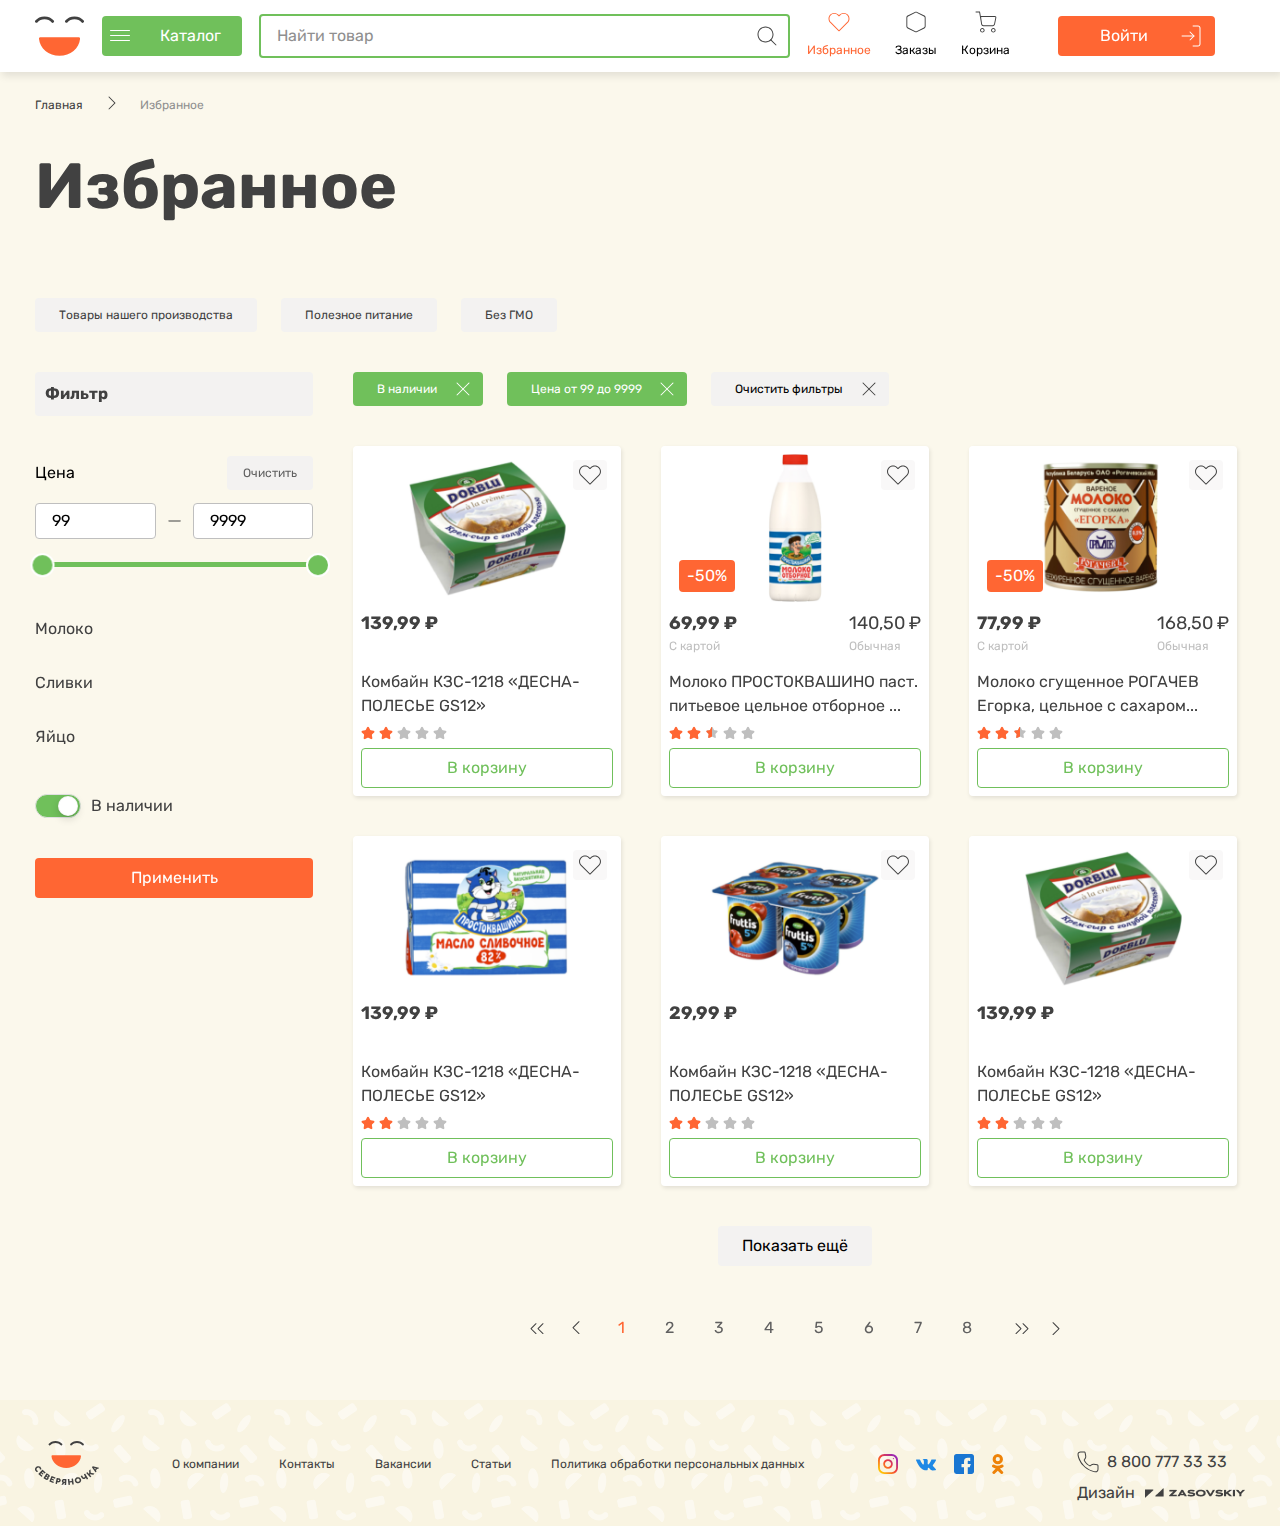
<file: favourites.html>
<!DOCTYPE html>
<html lang="ru">
  <head>
    <meta charset="UTF-8">
    <meta http-equiv="X-UA-Compatible" content="IE=edge">
    <meta name="viewport" content="width=device-width, initial-scale=1.0">
    <meta name="description" content="описание магазина">
    <meta name="keywords" content="ключевое-слово-1, ключевое-слово-2">
    <title>Избранное | Северяночка</title>
    <link rel="preload" href="./fonts/Rubik-Bold.woff2" as="font">
    <link rel="preload" href="./fonts/Rubik-Regular.woff2" as="font">
    <link rel="shortcut icon" href="./images/favicon.ico">
    <link rel="stylesheet" href="./css/style.min.css">
    <script defer src="https://api-maps.yandex.ru/2.1/?apikey=8a668916-04d0-4f25-8d4a-b97888776387&amp;lang=ru_RU"></script>
    <script defer src="./js/main.min.js"></script>
  </head>
  <body>
    <aside class="mobile-menu">
      <div class="container mobile-menu__container">
        <div class="mobile-menu__row">
          <nav class="nav main-nav">
            <ul class="nav__list main-nav__list">
              <li class="nav__item nav-item main-nav-item"><a class="nav-item__link main-nav-item__link" href="./catalog.html"><svg class="nav-item__icon main-nav-item__icon" width="25" height="24" viewBox="0 0 25 24" fill="none" xmlns="http://www.w3.org/2000/svg">
<path fill-rule="evenodd" clip-rule="evenodd" d="M3 12C3 11.7239 3.22386 11.5 3.5 11.5H21.5C21.7761 11.5 22 11.7239 22 12C22 12.2761 21.7761 12.5 21.5 12.5H3.5C3.22386 12.5 3 12.2761 3 12Z" fill="#414141"/>
<path fill-rule="evenodd" clip-rule="evenodd" d="M3 6C3 5.72386 3.22386 5.5 3.5 5.5H21.5C21.7761 5.5 22 5.72386 22 6C22 6.27614 21.7761 6.5 21.5 6.5H3.5C3.22386 6.5 3 6.27614 3 6Z" fill="#414141"/>
<path fill-rule="evenodd" clip-rule="evenodd" d="M3 18C3 17.7239 3.22386 17.5 3.5 17.5H21.5C21.7761 17.5 22 17.7239 22 18C22 18.2761 21.7761 18.5 21.5 18.5H3.5C3.22386 18.5 3 18.2761 3 18Z" fill="#414141"/>
</svg><span class="nav-item__text main-nav-item__text">Каталог</span></a></li>
              <li class="nav__item nav-item main-nav-item active"><a class="nav-item__link main-nav-item__link" href="./favourites.html"><svg class="nav-item__icon main-nav-item__icon" width="23" height="20" viewBox="0 0 23 20" fill="none" xmlns="http://www.w3.org/2000/svg">
<path fill-rule="evenodd" clip-rule="evenodd" d="M12.2046 2.25644C13.3299 1.13067 14.8564 0.498169 16.4482 0.498169C18.0399 0.498169 19.5664 1.13063 20.6916 2.25636C21.8174 3.38164 22.45 4.90829 22.45 6.49999C22.45 8.09174 21.8175 9.61826 20.6917 10.7435C20.6917 10.7436 20.6917 10.7435 20.6917 10.7435L11.8517 19.5835C11.6565 19.7788 11.3399 19.7788 11.1446 19.5835L2.30461 10.7435C-0.0390375 8.3999 -0.0390373 4.60009 2.30461 2.25644C4.64826 -0.0872086 8.44807 -0.0872087 10.7917 2.25644L11.4982 2.96289L12.2046 2.25644C12.2046 2.25641 12.2046 2.25647 12.2046 2.25644ZM16.4482 1.49817C15.1217 1.49817 13.8496 2.02528 12.9118 2.96346L11.8517 4.02355C11.758 4.11732 11.6308 4.16999 11.4982 4.16999C11.3656 4.16999 11.2384 4.11732 11.1446 4.02355L10.0846 2.96355C8.13149 1.01042 4.96484 1.01042 3.01172 2.96355C1.05859 4.91667 1.05859 8.08332 3.01172 10.0364L11.4982 18.5229L19.9846 10.0364C20.9228 9.09869 21.45 7.82648 21.45 6.49999C21.45 5.17351 20.9229 3.90138 19.9847 2.96363C19.0469 2.02544 17.7747 1.49817 16.4482 1.49817Z" fill="#414141"/>
</svg><span class="nav-item__text main-nav-item__text">Избранное</span><span class="nav-item__count main-nav-item__count favourite-link__count"></span></a></li>
              <li class="nav__item nav-item main-nav-item"><a class="nav-item__link main-nav-item__link" href="#"><svg class="nav-item__icon main-nav-item__icon" width="22" height="24" viewBox="0 0 22 24" fill="none" xmlns="http://www.w3.org/2000/svg">
<path fill-rule="evenodd" clip-rule="evenodd" d="M10.3325 1.89776C10.3324 1.89785 10.3327 1.89767 10.3325 1.89776L2.33366 5.89721L2.33255 5.89776C1.82288 6.15102 1.50045 6.67089 1.50005 7.24V16.7635C1.49608 17.3334 1.81541 17.8563 2.32416 18.113C2.32387 18.1129 2.32445 18.1132 2.32416 18.113L10.3237 22.1128C10.7462 22.3242 11.2438 22.3243 11.6663 22.1129L19.6664 18.1128L19.6675 18.1122C20.1773 17.8589 20.4997 17.3389 20.5 16.7697V7.24026C20.4997 6.67105 20.1773 6.15106 19.6675 5.89776L19.6664 5.89721L11.6675 1.89776C11.6674 1.89767 11.6677 1.89786 11.6675 1.89776C11.2474 1.6892 10.7527 1.68919 10.3325 1.89776ZM9.88755 1.00223C10.5883 0.654 11.4118 0.654 12.1125 1.00223L12.1137 1.00278L20.1125 5.00223C20.1124 5.00215 20.1127 5.00231 20.1125 5.00223C20.9618 5.42448 21.4995 6.29123 21.5 7.23973V16.77C21.4995 17.7184 20.9624 18.5852 20.1132 19.0074C20.113 19.0075 20.1134 19.0073 20.1132 19.0074L12.1138 23.0071C12.1138 23.0072 12.1138 23.0071 12.1138 23.0071C11.4097 23.3594 10.5806 23.3595 9.87644 23.0072C9.87639 23.0072 9.87649 23.0072 9.87644 23.0072L1.87644 19.0072L1.87506 19.0065C1.02685 18.5791 0.494133 17.708 0.500049 16.7584V7.24C0.500552 6.29154 1.03772 5.4248 1.88695 5.00253C1.88675 5.00263 1.88715 5.00243 1.88695 5.00253L9.88644 1.00278L9.88755 1.00223Z" fill="#414141"/>
</svg><span class="nav-item__text main-nav-item__text">Заказы</span></a></li>
              <li class="nav__item nav-item main-nav-item"><a class="nav-item__link main-nav-item__link basket-link" href="#"><svg class="nav-item__icon main-nav-item__icon" width="24" height="24" viewBox="0 0 24 24" fill="none" xmlns="http://www.w3.org/2000/svg">
<path fill-rule="evenodd" clip-rule="evenodd" d="M5.5 21C5.5 19.6193 6.61929 18.5 8 18.5C9.38071 18.5 10.5 19.6193 10.5 21C10.5 22.3807 9.38071 23.5 8 23.5C6.61929 23.5 5.5 22.3807 5.5 21ZM8 19.5C7.17157 19.5 6.5 20.1716 6.5 21C6.5 21.8284 7.17157 22.5 8 22.5C8.82843 22.5 9.5 21.8284 9.5 21C9.5 20.1716 8.82843 19.5 8 19.5Z" fill="#414141"/>
<path fill-rule="evenodd" clip-rule="evenodd" d="M17.5 21C17.5 19.6193 18.6193 18.5 20 18.5C21.3807 18.5 22.5 19.6193 22.5 21C22.5 22.3807 21.3807 23.5 20 23.5C18.6193 23.5 17.5 22.3807 17.5 21ZM20 19.5C19.1716 19.5 18.5 20.1716 18.5 21C18.5 21.8284 19.1716 22.5 20 22.5C20.8284 22.5 21.5 21.8284 21.5 21C21.5 20.1716 20.8284 19.5 20 19.5Z" fill="#414141"/>
<path fill-rule="evenodd" clip-rule="evenodd" d="M1 0.5C0.723858 0.5 0.5 0.723858 0.5 1C0.5 1.27614 0.723858 1.5 1 1.5H4.58051C5.33783 5.79147 6.10333 10.0643 6.74931 14.3709C6.93288 15.5947 7.98416 16.5 9.22165 16.5H19.3597C20.5514 16.5 21.5774 15.6588 21.8111 14.4903L23.2503 7.29417C23.436 6.36599 22.726 5.5 21.7795 5.5H7.16046C6.8575 5.5 6.57797 5.58901 6.34436 5.74093L5.49239 0.913107C5.45023 0.674179 5.24262 0.5 5 0.5H1ZM6.666 7.07417C6.62065 6.77187 6.85478 6.5 7.16046 6.5H21.7795C22.095 6.5 22.3316 6.78866 22.2698 7.09806L20.8305 14.2942C20.6903 14.9953 20.0747 15.5 19.3597 15.5H9.22165C8.47916 15.5 7.84839 14.9568 7.73825 14.2225L6.666 7.07417Z" fill="#414141"/>
</svg><span class="nav-item__text main-nav-item__text">Корзина</span><span class="nav-item__count main-nav-item__count basket-link__count basket-count"></span></a></li>
            </ul>
          </nav>
          <div class="profile header__profile unlogined">
            <button class="profile__login login-btn activate-popup" type="button" data-popup-selector=".popup-login"><span class="login-btn__text">Войти</span><svg width="24" height="24" viewBox="0 0 24 24" fill="none" xmlns="http://www.w3.org/2000/svg">
<path fill-rule="evenodd" clip-rule="evenodd" d="M13.5 2C13.5 1.72386 13.7239 1.5 14 1.5H19C20.3807 1.5 21.5 2.61929 21.5 4V20C21.5 21.3807 20.3807 22.5 19 22.5H14C13.7239 22.5 13.5 22.2761 13.5 22C13.5 21.7239 13.7239 21.5 14 21.5H19C19.8284 21.5 20.5 20.8284 20.5 20V4C20.5 3.17157 19.8284 2.5 19 2.5H14C13.7239 2.5 13.5 2.27614 13.5 2Z" fill="white"/>
<path fill-rule="evenodd" clip-rule="evenodd" d="M10.6464 7.64645C10.8417 7.45118 11.1583 7.45118 11.3536 7.64645L15.3536 11.6464C15.5488 11.8417 15.5488 12.1583 15.3536 12.3536L11.3536 16.3536C11.1583 16.5488 10.8417 16.5488 10.6464 16.3536C10.4512 16.1583 10.4512 15.8417 10.6464 15.6464L14.2929 12L10.6464 8.35355C10.4512 8.15829 10.4512 7.84171 10.6464 7.64645Z" fill="white"/>
<path fill-rule="evenodd" clip-rule="evenodd" d="M2.5 12C2.5 11.7239 2.72386 11.5 3 11.5H15C15.2761 11.5 15.5 11.7239 15.5 12C15.5 12.2761 15.2761 12.5 15 12.5H3C2.72386 12.5 2.5 12.2761 2.5 12Z" fill="white"/>
</svg>
            </button>
          </div>
        </div>
      </div>
    </aside>
    <header class="header">
      <div class="header__top">
        <div class="container header__container">
          <div class="header__row"><a class="logo header__logo" href="./index.html">
              <picture>
                <source srcset="./images/logo-mobile.svg" media="(max-width: 1360px )"><img class="logo__img" src="./images/logo.svg" alt="logo">
              </picture></a>
            <button class="catalog-activate header__catalog-activate" type="button"><span class="burger catalog-activate__burger"></span><span class="catalog-activate__text">Каталог</span></button>
            <div class="search header__search">
              <input class="search__input" type="text" placeholder="Найти товар">
              <button class="search__icon" type="button"><svg width="24" height="24" viewBox="0 0 24 24" fill="none" xmlns="http://www.w3.org/2000/svg">
<path fill-rule="evenodd" clip-rule="evenodd" d="M2.5 10.5C2.5 6.08172 6.08172 2.5 10.5 2.5C14.9183 2.5 18.5 6.08172 18.5 10.5C18.5 14.9183 14.9183 18.5 10.5 18.5C6.08172 18.5 2.5 14.9183 2.5 10.5ZM10.5 3.5C6.63401 3.5 3.5 6.63401 3.5 10.5C3.5 14.366 6.63401 17.5 10.5 17.5C14.366 17.5 17.5 14.366 17.5 10.5C17.5 6.63401 14.366 3.5 10.5 3.5Z" fill="#414141"/>
<path fill-rule="evenodd" clip-rule="evenodd" d="M15.4463 15.4464C15.6415 15.2512 15.9581 15.2512 16.1534 15.4464L21.3534 20.6464C21.5486 20.8417 21.5486 21.1583 21.3534 21.3535C21.1581 21.5488 20.8415 21.5488 20.6463 21.3535L15.4463 16.1535C15.251 15.9583 15.251 15.6417 15.4463 15.4464Z" fill="#414141"/>
</svg>
              </button>
              <ul class="search__live-list live-list"></ul>
            </div>
            <nav class="nav main-nav">
              <ul class="nav__list main-nav__list">
                <li class="nav__item nav-item main-nav-item active"><a class="nav-item__link main-nav-item__link favourite-link" href="./favourites.html"><svg class="nav-item__icon main-nav-item__icon" width="23" height="20" viewBox="0 0 23 20" fill="none" xmlns="http://www.w3.org/2000/svg">
<path fill-rule="evenodd" clip-rule="evenodd" d="M12.2046 2.25644C13.3299 1.13067 14.8564 0.498169 16.4482 0.498169C18.0399 0.498169 19.5664 1.13063 20.6916 2.25636C21.8174 3.38164 22.45 4.90829 22.45 6.49999C22.45 8.09174 21.8175 9.61826 20.6917 10.7435C20.6917 10.7436 20.6917 10.7435 20.6917 10.7435L11.8517 19.5835C11.6565 19.7788 11.3399 19.7788 11.1446 19.5835L2.30461 10.7435C-0.0390375 8.3999 -0.0390373 4.60009 2.30461 2.25644C4.64826 -0.0872086 8.44807 -0.0872087 10.7917 2.25644L11.4982 2.96289L12.2046 2.25644C12.2046 2.25641 12.2046 2.25647 12.2046 2.25644ZM16.4482 1.49817C15.1217 1.49817 13.8496 2.02528 12.9118 2.96346L11.8517 4.02355C11.758 4.11732 11.6308 4.16999 11.4982 4.16999C11.3656 4.16999 11.2384 4.11732 11.1446 4.02355L10.0846 2.96355C8.13149 1.01042 4.96484 1.01042 3.01172 2.96355C1.05859 4.91667 1.05859 8.08332 3.01172 10.0364L11.4982 18.5229L19.9846 10.0364C20.9228 9.09869 21.45 7.82648 21.45 6.49999C21.45 5.17351 20.9229 3.90138 19.9847 2.96363C19.0469 2.02544 17.7747 1.49817 16.4482 1.49817Z" fill="#414141"/>
</svg><span class="nav-item__text main-nav-item__text">Избранное</span><span class="nav-item__count main-nav-item__count favourite-link__count"></span></a></li>
                <li class="nav__item nav-item main-nav-item"><a class="nav-item__link main-nav-item__link" href="#"><svg class="nav-item__icon main-nav-item__icon" width="22" height="24" viewBox="0 0 22 24" fill="none" xmlns="http://www.w3.org/2000/svg">
<path fill-rule="evenodd" clip-rule="evenodd" d="M10.3325 1.89776C10.3324 1.89785 10.3327 1.89767 10.3325 1.89776L2.33366 5.89721L2.33255 5.89776C1.82288 6.15102 1.50045 6.67089 1.50005 7.24V16.7635C1.49608 17.3334 1.81541 17.8563 2.32416 18.113C2.32387 18.1129 2.32445 18.1132 2.32416 18.113L10.3237 22.1128C10.7462 22.3242 11.2438 22.3243 11.6663 22.1129L19.6664 18.1128L19.6675 18.1122C20.1773 17.8589 20.4997 17.3389 20.5 16.7697V7.24026C20.4997 6.67105 20.1773 6.15106 19.6675 5.89776L19.6664 5.89721L11.6675 1.89776C11.6674 1.89767 11.6677 1.89786 11.6675 1.89776C11.2474 1.6892 10.7527 1.68919 10.3325 1.89776ZM9.88755 1.00223C10.5883 0.654 11.4118 0.654 12.1125 1.00223L12.1137 1.00278L20.1125 5.00223C20.1124 5.00215 20.1127 5.00231 20.1125 5.00223C20.9618 5.42448 21.4995 6.29123 21.5 7.23973V16.77C21.4995 17.7184 20.9624 18.5852 20.1132 19.0074C20.113 19.0075 20.1134 19.0073 20.1132 19.0074L12.1138 23.0071C12.1138 23.0072 12.1138 23.0071 12.1138 23.0071C11.4097 23.3594 10.5806 23.3595 9.87644 23.0072C9.87639 23.0072 9.87649 23.0072 9.87644 23.0072L1.87644 19.0072L1.87506 19.0065C1.02685 18.5791 0.494133 17.708 0.500049 16.7584V7.24C0.500552 6.29154 1.03772 5.4248 1.88695 5.00253C1.88675 5.00263 1.88715 5.00243 1.88695 5.00253L9.88644 1.00278L9.88755 1.00223Z" fill="#414141"/>
</svg><span class="nav-item__text main-nav-item__text">Заказы</span></a></li>
                <li class="nav__item nav-item main-nav-item"><a class="nav-item__link main-nav-item__link basket-link" href="./basket.html"><svg class="nav-item__icon main-nav-item__icon" width="24" height="24" viewBox="0 0 24 24" fill="none" xmlns="http://www.w3.org/2000/svg">
<path fill-rule="evenodd" clip-rule="evenodd" d="M5.5 21C5.5 19.6193 6.61929 18.5 8 18.5C9.38071 18.5 10.5 19.6193 10.5 21C10.5 22.3807 9.38071 23.5 8 23.5C6.61929 23.5 5.5 22.3807 5.5 21ZM8 19.5C7.17157 19.5 6.5 20.1716 6.5 21C6.5 21.8284 7.17157 22.5 8 22.5C8.82843 22.5 9.5 21.8284 9.5 21C9.5 20.1716 8.82843 19.5 8 19.5Z" fill="#414141"/>
<path fill-rule="evenodd" clip-rule="evenodd" d="M17.5 21C17.5 19.6193 18.6193 18.5 20 18.5C21.3807 18.5 22.5 19.6193 22.5 21C22.5 22.3807 21.3807 23.5 20 23.5C18.6193 23.5 17.5 22.3807 17.5 21ZM20 19.5C19.1716 19.5 18.5 20.1716 18.5 21C18.5 21.8284 19.1716 22.5 20 22.5C20.8284 22.5 21.5 21.8284 21.5 21C21.5 20.1716 20.8284 19.5 20 19.5Z" fill="#414141"/>
<path fill-rule="evenodd" clip-rule="evenodd" d="M1 0.5C0.723858 0.5 0.5 0.723858 0.5 1C0.5 1.27614 0.723858 1.5 1 1.5H4.58051C5.33783 5.79147 6.10333 10.0643 6.74931 14.3709C6.93288 15.5947 7.98416 16.5 9.22165 16.5H19.3597C20.5514 16.5 21.5774 15.6588 21.8111 14.4903L23.2503 7.29417C23.436 6.36599 22.726 5.5 21.7795 5.5H7.16046C6.8575 5.5 6.57797 5.58901 6.34436 5.74093L5.49239 0.913107C5.45023 0.674179 5.24262 0.5 5 0.5H1ZM6.666 7.07417C6.62065 6.77187 6.85478 6.5 7.16046 6.5H21.7795C22.095 6.5 22.3316 6.78866 22.2698 7.09806L20.8305 14.2942C20.6903 14.9953 20.0747 15.5 19.3597 15.5H9.22165C8.47916 15.5 7.84839 14.9568 7.73825 14.2225L6.666 7.07417Z" fill="#414141"/>
</svg><span class="nav-item__text main-nav-item__text">Корзина</span><span class="nav-item__count main-nav-item__count basket-link__count basket-count"></span></a></li>
              </ul>
            </nav>
            <div class="profile header__profile unlogined">
              <button class="profile__login login-btn activate-popup" type="button" data-popup-selector=".popup-login"><span class="login-btn__text">Войти</span><svg width="24" height="24" viewBox="0 0 24 24" fill="none" xmlns="http://www.w3.org/2000/svg">
<path fill-rule="evenodd" clip-rule="evenodd" d="M13.5 2C13.5 1.72386 13.7239 1.5 14 1.5H19C20.3807 1.5 21.5 2.61929 21.5 4V20C21.5 21.3807 20.3807 22.5 19 22.5H14C13.7239 22.5 13.5 22.2761 13.5 22C13.5 21.7239 13.7239 21.5 14 21.5H19C19.8284 21.5 20.5 20.8284 20.5 20V4C20.5 3.17157 19.8284 2.5 19 2.5H14C13.7239 2.5 13.5 2.27614 13.5 2Z" fill="white"/>
<path fill-rule="evenodd" clip-rule="evenodd" d="M10.6464 7.64645C10.8417 7.45118 11.1583 7.45118 11.3536 7.64645L15.3536 11.6464C15.5488 11.8417 15.5488 12.1583 15.3536 12.3536L11.3536 16.3536C11.1583 16.5488 10.8417 16.5488 10.6464 16.3536C10.4512 16.1583 10.4512 15.8417 10.6464 15.6464L14.2929 12L10.6464 8.35355C10.4512 8.15829 10.4512 7.84171 10.6464 7.64645Z" fill="white"/>
<path fill-rule="evenodd" clip-rule="evenodd" d="M2.5 12C2.5 11.7239 2.72386 11.5 3 11.5H15C15.2761 11.5 15.5 11.7239 15.5 12C15.5 12.2761 15.2761 12.5 15 12.5H3C2.72386 12.5 2.5 12.2761 2.5 12Z" fill="white"/>
</svg>
              </button>
            </div>
          </div>
        </div>
      </div>
      <div class="header__bottom">
        <div class="catalog header__catalog">
          <div class="container catalog__container">
            <div class="catalog__row">
              <ul class="catalog-list catalog__list">
                <li class="catalog-list__item"><a class="catalog-list__link" href="./category.html">Молоко, сыр, яйцо</a></li>
                <li class="catalog-list__item"><a class="catalog-list__link" href="./category.html">Хлеб</a></li>
                <li class="catalog-list__item"><a class="catalog-list__link" href="./category.html">Фрукты и овощи</a></li>
                <li class="catalog-list__item"><a class="catalog-list__link" href="./category.html">Замороженные продукты</a></li>
              </ul>
              <ul class="catalog-list catalog__list">
                <li class="catalog-list__item"><a class="catalog-list__link" href="./category.html">Напитки</a></li>
                <li class="catalog-list__item"><a class="catalog-list__link" href="./category.html">Кондитерские изделия</a></li>
                <li class="catalog-list__item"><a class="catalog-list__link" href="./category.html">Чай, кофе</a></li>
              </ul>
              <ul class="catalog-list catalog__list">
                <li class="catalog-list__item"><a class="catalog-list__link" href="./category.html">Бакалея</a></li>
                <li class="catalog-list__item"><a class="catalog-list__link" href="./category.html">Здоровое питание</a></li>
                <li class="catalog-list__item"><a class="catalog-list__link" href="./category.html">Зоотовары</a></li>
              </ul>
              <ul class="catalog-list catalog__list">
                <li class="catalog-list__item"><a class="catalog-list__link" href="./category.html">Непродовольственные товары</a></li>
                <li class="catalog-list__item"><a class="catalog-list__link" href="./category.html">Детское питание</a></li>
                <li class="catalog-list__item"><a class="catalog-list__link" href="./category.html">Мясо, птица, колбаса</a></li>
              </ul>
            </div>
          </div>
        </div>
      </div>
    </header>
    <main class="main">
      <section class="category-section">
        <div class="container category-section__container">
          <div class="category-section__row">
            <div class="top-content">
              <ul class="top-content__bread-crumbs bread-crumbs">
                <li class="bread-crumbs__link-block link-block"><a class="link-block__link" href="./index.html">Главная</a>
                  <div class="link-block__arrow"><svg class="bread-crumbs__link-arrow" width="8" height="14" viewBox="0 0 8 14" fill="none" xmlns="http://www.w3.org/2000/svg">
<path fill-rule="evenodd" clip-rule="evenodd" d="M0.646447 0.646447C0.841709 0.451184 1.15829 0.451184 1.35355 0.646447L7.35355 6.64645C7.54882 6.84171 7.54882 7.15829 7.35355 7.35355L1.35355 13.3536C1.15829 13.5488 0.841709 13.5488 0.646447 13.3536C0.451184 13.1583 0.451184 12.8417 0.646447 12.6464L6.29289 7L0.646447 1.35355C0.451184 1.15829 0.451184 0.841709 0.646447 0.646447Z" fill="#414141"/>
</svg>
                  </div>
                </li>
                <li class="bread-crumbs__link-block link-block"><a class="link-block__link">Избранное</a></li>
              </ul>
              <div class="top-content__title-block top-title-block">
                <h2 class="category-section__title top-title soft">Избранное</h2>
              </div>
            </div>
            <div class="category-section__content category-content">
              <div class="category-content__row">
                <button class="category-content__activate-mobile-filters activate-mobile-filters" type="button">
                   Фильтр</button>
                <ul class="category-content__tags category-tags">
                  <li class="category-tags__tag">Товары нашего производства</li>
                  <li class="category-tags__tag">Полезное питание</li>
                  <li class="category-tags__tag">Без ГМО</li>
                </ul>
                <div class="category-content__main">
                  <div class="category-content__options options">
                    <div class="options__row">
                      <div class="options__title">Фильтр</div>
                      <div class="options__price-filter price-filter">
                        <div class="price-filter__head"><span class="price-filter__text">Цена</span>
                          <button class="price-filter__reset" type="button">Очистить</button>
                        </div>
                        <div class="price-filter__inputs-pair">
                          <input class="price-filter__input price-filter__start" type="number"><svg class="price-filter__inputs-pair-separator" width="16" height="2" viewBox="0 0 16 2" fill="none" xmlns="http://www.w3.org/2000/svg">
<path fill-rule="evenodd" clip-rule="evenodd" d="M0.5 1C0.5 0.723858 0.723858 0.5 1 0.5H15C15.2761 0.5 15.5 0.723858 15.5 1C15.5 1.27614 15.2761 1.5 15 1.5H1C0.723858 1.5 0.5 1.27614 0.5 1Z" fill="#414141"/>
</svg>
                          <input class="price-filter__input price-filter__end" type="number">
                        </div>
                        <div class="price-filter__range-block">
                          <div class="price-filter__range"></div>
                        </div>
                      </div>
                      <ul class="options__additional-products additional-products">
                        <li class="additional-products__item"><a class="additional-products__link" href="#">Молоко</a></li>
                        <li class="additional-products__item"><a class="additional-products__link" href="#">Сливки</a></li>
                        <li class="additional-products__item"><a class="additional-products__link" href="#">Яйцо</a></li>
                      </ul>
                      <div class="options__checkbox-radio-block checkbox-radio-block">
                        <label class="checkbox-radio-block__label">
                          <input class="checkbox-radio-block__checkbox-radio-input" type="checkbox" checked>
                          <div class="checkbox-radio-block__checkbox-radio custom-checkbox-radio">
                            <div class="custom-checkbox-radio__row">
                              <div class="custom-checkbox-radio__circle"></div>
                            </div>
                          </div><span class="checkbox-radio-block__text">В наличии</span>
                        </label>
                      </div>
                      <div class="options-accept-block options-accept">
                        <button class="options-accept__button" type="button">Применить</button>
                      </div>
                    </div>
                  </div>
                  <div class="category-content__main-content category-main-content">
                    <div class="category-main-content__row">
                      <ul class="category-main-content__filters accepted-filters">
                        <li class="accepted-filters__item filter-in-stock">
                          <button class="accepted-filters__filter accepted-filter active" type="button"><span class="accepted-filter__text">В наличии</span><svg class="accepted-filter__close-icon" width="24" height="24" viewBox="0 0 24 24" fill="none" xmlns="http://www.w3.org/2000/svg">
<path fill-rule="evenodd" clip-rule="evenodd" d="M18.3536 5.64645C18.5488 5.84171 18.5488 6.15829 18.3536 6.35355L6.35355 18.3536C6.15829 18.5488 5.84171 18.5488 5.64645 18.3536C5.45118 18.1583 5.45118 17.8417 5.64645 17.6464L17.6464 5.64645C17.8417 5.45118 18.1583 5.45118 18.3536 5.64645Z" fill="#414141"/>
<path fill-rule="evenodd" clip-rule="evenodd" d="M5.64645 5.64645C5.84171 5.45118 6.15829 5.45118 6.35355 5.64645L18.3536 17.6464C18.5488 17.8417 18.5488 18.1583 18.3536 18.3536C18.1583 18.5488 17.8417 18.5488 17.6464 18.3536L5.64645 6.35355C5.45118 6.15829 5.45118 5.84171 5.64645 5.64645Z" fill="#414141"/>
</svg>
                          </button>
                        </li>
                        <li class="accepted-filters__item filter-price">
                          <button class="accepted-filters__filter accepted-filter active" type="button"><span class="accepted-filter__text">Цена от 99 до 2599</span><svg class="accepted-filter__close-icon" width="24" height="24" viewBox="0 0 24 24" fill="none" xmlns="http://www.w3.org/2000/svg">
<path fill-rule="evenodd" clip-rule="evenodd" d="M18.3536 5.64645C18.5488 5.84171 18.5488 6.15829 18.3536 6.35355L6.35355 18.3536C6.15829 18.5488 5.84171 18.5488 5.64645 18.3536C5.45118 18.1583 5.45118 17.8417 5.64645 17.6464L17.6464 5.64645C17.8417 5.45118 18.1583 5.45118 18.3536 5.64645Z" fill="#414141"/>
<path fill-rule="evenodd" clip-rule="evenodd" d="M5.64645 5.64645C5.84171 5.45118 6.15829 5.45118 6.35355 5.64645L18.3536 17.6464C18.5488 17.8417 18.5488 18.1583 18.3536 18.3536C18.1583 18.5488 17.8417 18.5488 17.6464 18.3536L5.64645 6.35355C5.45118 6.15829 5.45118 5.84171 5.64645 5.64645Z" fill="#414141"/>
</svg>
                          </button>
                        </li>
                        <li class="accepted-filters__item reset-filters">
                          <button class="accepted-filters__filter accepted-filter reset-filters__btn" type="button"><span class="accepted-filter__text">Очистить фильтры</span><svg class="accepted-filter__close-icon" width="24" height="24" viewBox="0 0 24 24" fill="none" xmlns="http://www.w3.org/2000/svg">
<path fill-rule="evenodd" clip-rule="evenodd" d="M18.3536 5.64645C18.5488 5.84171 18.5488 6.15829 18.3536 6.35355L6.35355 18.3536C6.15829 18.5488 5.84171 18.5488 5.64645 18.3536C5.45118 18.1583 5.45118 17.8417 5.64645 17.6464L17.6464 5.64645C17.8417 5.45118 18.1583 5.45118 18.3536 5.64645Z" fill="#414141"/>
<path fill-rule="evenodd" clip-rule="evenodd" d="M5.64645 5.64645C5.84171 5.45118 6.15829 5.45118 6.35355 5.64645L18.3536 17.6464C18.5488 17.8417 18.5488 18.1583 18.3536 18.3536C18.1583 18.5488 17.8417 18.5488 17.6464 18.3536L5.64645 6.35355C5.45118 6.15829 5.45118 5.84171 5.64645 5.64645Z" fill="#414141"/>
</svg>
                          </button>
                        </li>
                      </ul>
                      <div class="shop__line shop-line category-line">
                        <div class="shop-line__content category-line__content">
                          <div class="shop-line__card shop-card shop-item">
                            <div class="shop-card__content"><a class="shop-card__link" href="./product.html" aria-label="карточка товара">
                                <div class="shop-card__image"><img src="./images/product-7.png" alt="product"></div>
                                <div class="shop-card__description">
                                  <div class="shop-card__top">
                                    <p class="shop-card__small-price price small-price">139,99 ₽</p>
                                  </div>
                                  <div class="shop-card__bottom">
                                    <p class="shop-card__about">Комбайн КЗС-1218 «ДЕСНА-ПОЛЕСЬЕ GS12»</p>
                                    <div class="shop-card__raiting raiting"><svg class="raiting__star star star-filled" width="14" height="13" viewBox="0 0 14 13" fill="none" xmlns="http://www.w3.org/2000/svg">
<path d="M6.10326 0.816985C6.47008 0.0737389 7.52992 0.0737404 7.89674 0.816986L9.11847 3.29249C9.26413 3.58763 9.5457 3.7922 9.87141 3.83953L12.6033 4.2365C13.4235 4.35568 13.751 5.36365 13.1575 5.94219L11.1807 7.8691C10.945 8.09884 10.8375 8.42984 10.8931 8.75423L11.3598 11.4751C11.4999 12.292 10.6424 12.9149 9.90881 12.5293L7.46534 11.2446C7.17402 11.0915 6.82598 11.0915 6.53466 11.2446L4.09119 12.5293C3.35756 12.9149 2.50013 12.292 2.64024 11.4751L3.1069 8.75423C3.16254 8.42984 3.05499 8.09884 2.81931 7.8691L0.842496 5.94219C0.248979 5.36365 0.576491 4.35568 1.39671 4.2365L4.12859 3.83953C4.4543 3.7922 4.73587 3.58763 4.88153 3.29249L6.10326 0.816985Z" fill="#BFBFBF"/>
</svg><svg class="raiting__star star star-filled" width="14" height="13" viewBox="0 0 14 13" fill="none" xmlns="http://www.w3.org/2000/svg">
<path d="M6.10326 0.816985C6.47008 0.0737389 7.52992 0.0737404 7.89674 0.816986L9.11847 3.29249C9.26413 3.58763 9.5457 3.7922 9.87141 3.83953L12.6033 4.2365C13.4235 4.35568 13.751 5.36365 13.1575 5.94219L11.1807 7.8691C10.945 8.09884 10.8375 8.42984 10.8931 8.75423L11.3598 11.4751C11.4999 12.292 10.6424 12.9149 9.90881 12.5293L7.46534 11.2446C7.17402 11.0915 6.82598 11.0915 6.53466 11.2446L4.09119 12.5293C3.35756 12.9149 2.50013 12.292 2.64024 11.4751L3.1069 8.75423C3.16254 8.42984 3.05499 8.09884 2.81931 7.8691L0.842496 5.94219C0.248979 5.36365 0.576491 4.35568 1.39671 4.2365L4.12859 3.83953C4.4543 3.7922 4.73587 3.58763 4.88153 3.29249L6.10326 0.816985Z" fill="#BFBFBF"/>
</svg><svg class="raiting__star star" width="14" height="13" viewBox="0 0 14 13" fill="none" xmlns="http://www.w3.org/2000/svg">
<path d="M6.10326 0.816985C6.47008 0.0737389 7.52992 0.0737404 7.89674 0.816986L9.11847 3.29249C9.26413 3.58763 9.5457 3.7922 9.87141 3.83953L12.6033 4.2365C13.4235 4.35568 13.751 5.36365 13.1575 5.94219L11.1807 7.8691C10.945 8.09884 10.8375 8.42984 10.8931 8.75423L11.3598 11.4751C11.4999 12.292 10.6424 12.9149 9.90881 12.5293L7.46534 11.2446C7.17402 11.0915 6.82598 11.0915 6.53466 11.2446L4.09119 12.5293C3.35756 12.9149 2.50013 12.292 2.64024 11.4751L3.1069 8.75423C3.16254 8.42984 3.05499 8.09884 2.81931 7.8691L0.842496 5.94219C0.248979 5.36365 0.576491 4.35568 1.39671 4.2365L4.12859 3.83953C4.4543 3.7922 4.73587 3.58763 4.88153 3.29249L6.10326 0.816985Z" fill="#BFBFBF"/>
</svg><svg class="raiting__star star" width="14" height="13" viewBox="0 0 14 13" fill="none" xmlns="http://www.w3.org/2000/svg">
<path d="M6.10326 0.816985C6.47008 0.0737389 7.52992 0.0737404 7.89674 0.816986L9.11847 3.29249C9.26413 3.58763 9.5457 3.7922 9.87141 3.83953L12.6033 4.2365C13.4235 4.35568 13.751 5.36365 13.1575 5.94219L11.1807 7.8691C10.945 8.09884 10.8375 8.42984 10.8931 8.75423L11.3598 11.4751C11.4999 12.292 10.6424 12.9149 9.90881 12.5293L7.46534 11.2446C7.17402 11.0915 6.82598 11.0915 6.53466 11.2446L4.09119 12.5293C3.35756 12.9149 2.50013 12.292 2.64024 11.4751L3.1069 8.75423C3.16254 8.42984 3.05499 8.09884 2.81931 7.8691L0.842496 5.94219C0.248979 5.36365 0.576491 4.35568 1.39671 4.2365L4.12859 3.83953C4.4543 3.7922 4.73587 3.58763 4.88153 3.29249L6.10326 0.816985Z" fill="#BFBFBF"/>
</svg><svg class="raiting__star star" width="14" height="13" viewBox="0 0 14 13" fill="none" xmlns="http://www.w3.org/2000/svg">
<path d="M6.10326 0.816985C6.47008 0.0737389 7.52992 0.0737404 7.89674 0.816986L9.11847 3.29249C9.26413 3.58763 9.5457 3.7922 9.87141 3.83953L12.6033 4.2365C13.4235 4.35568 13.751 5.36365 13.1575 5.94219L11.1807 7.8691C10.945 8.09884 10.8375 8.42984 10.8931 8.75423L11.3598 11.4751C11.4999 12.292 10.6424 12.9149 9.90881 12.5293L7.46534 11.2446C7.17402 11.0915 6.82598 11.0915 6.53466 11.2446L4.09119 12.5293C3.35756 12.9149 2.50013 12.292 2.64024 11.4751L3.1069 8.75423C3.16254 8.42984 3.05499 8.09884 2.81931 7.8691L0.842496 5.94219C0.248979 5.36365 0.576491 4.35568 1.39671 4.2365L4.12859 3.83953C4.4543 3.7922 4.73587 3.58763 4.88153 3.29249L6.10326 0.816985Z" fill="#BFBFBF"/>
</svg>
                                    </div>
                                  </div>
                                </div></a>
                              <button class="shop-card__favourite to-favourite" type="button"><svg class="to-favourite__icon" width="22" height="20" viewBox="0 0 22 20" fill="none" xmlns="http://www.w3.org/2000/svg">
<path fill-rule="evenodd" clip-rule="evenodd" d="M11.7046 2.25644C12.8299 1.13067 14.3564 0.498169 15.9482 0.498169C17.5399 0.498169 19.0664 1.13063 20.1916 2.25636C21.3174 3.38164 21.95 4.90829 21.95 6.49999C21.95 8.09174 21.3175 9.61826 20.1917 10.7435C20.1917 10.7436 20.1917 10.7435 20.1917 10.7435L11.3517 19.5835C11.1565 19.7788 10.8399 19.7788 10.6446 19.5835L1.80461 10.7435C-0.539037 8.3999 -0.539037 4.60009 1.80461 2.25644C4.14826 -0.0872086 7.94807 -0.0872087 10.2917 2.25644L10.9982 2.96289L11.7046 2.25644C11.7046 2.25641 11.7046 2.25647 11.7046 2.25644ZM15.9482 1.49817C14.6217 1.49817 13.3496 2.02528 12.4118 2.96346L11.3517 4.02355C11.258 4.11732 11.1308 4.16999 10.9982 4.16999C10.8656 4.16999 10.7384 4.11732 10.6446 4.02355L9.58461 2.96355C7.63149 1.01042 4.46484 1.01042 2.51172 2.96355C0.558594 4.91667 0.558594 8.08332 2.51172 10.0364L10.9982 18.5229L19.4846 10.0364C20.4228 9.09869 20.95 7.82648 20.95 6.49999C20.95 5.17351 20.4229 3.90138 19.4847 2.96363C18.5469 2.02544 17.2747 1.49817 15.9482 1.49817Z" fill="#414141"/>
</svg>
                              </button>
                              <button class="shop-card__to-basket to-basket-btn" type="button">В корзину</button>
                              <div class="shop-card__manipulate-with-basket manipulate-with-basket">
                                <button class="manipulate-with-basket__decrease basket-decrease"><svg width="24" height="24" viewBox="0 0 24 24" fill="none" xmlns="http://www.w3.org/2000/svg">
<path fill-rule="evenodd" clip-rule="evenodd" d="M4.5 12C4.5 11.7239 4.72386 11.5 5 11.5H19C19.2761 11.5 19.5 11.7239 19.5 12C19.5 12.2761 19.2761 12.5 19 12.5H5C4.72386 12.5 4.5 12.2761 4.5 12Z" fill="white"/>
</svg>
                                </button><span class="manipulate-with-basket__count"></span>
                                <button class="manipulate-with-basket__update basket-update"><svg width="24" height="24" viewBox="0 0 24 24" fill="none" xmlns="http://www.w3.org/2000/svg">
<path fill-rule="evenodd" clip-rule="evenodd" d="M12 4.5C12.2761 4.5 12.5 4.72386 12.5 5V19C12.5 19.2761 12.2761 19.5 12 19.5C11.7239 19.5 11.5 19.2761 11.5 19V5C11.5 4.72386 11.7239 4.5 12 4.5Z" fill="white"/>
<path fill-rule="evenodd" clip-rule="evenodd" d="M4.5 12C4.5 11.7239 4.72386 11.5 5 11.5H19C19.2761 11.5 19.5 11.7239 19.5 12C19.5 12.2761 19.2761 12.5 19 12.5H5C4.72386 12.5 4.5 12.2761 4.5 12Z" fill="white"/>
</svg>
                                </button>
                              </div>
                            </div>
                          </div>
                          <div class="shop-line__card shop-card shop-item">
                            <div class="shop-card__content"><a class="shop-card__link" href="./product.html" aria-label="карточка товара">
                                <div class="shop-card__image"><img src="./images/product-2.png" alt="product">
                                  <div class="product-discount shop-card__discount">-50%</div>
                                </div>
                                <div class="shop-card__description">
                                  <div class="shop-card__top">
                                    <p class="shop-card__small-price price small-price">69,99 ₽<span class="price__text">С картой</span></p>
                                    <p class="shop-card__big-price price big-price">140,50 ₽<span class="price__text">Обычная</span></p>
                                  </div>
                                  <div class="shop-card__bottom">
                                    <p class="shop-card__about">Молоко ПРОСТОКВАШИНО паст. питьевое цельное отборное ...</p>
                                    <div class="shop-card__raiting raiting"><svg class="raiting__star star star-filled" width="14" height="13" viewBox="0 0 14 13" fill="none" xmlns="http://www.w3.org/2000/svg">
<path d="M6.10326 0.816985C6.47008 0.0737389 7.52992 0.0737404 7.89674 0.816986L9.11847 3.29249C9.26413 3.58763 9.5457 3.7922 9.87141 3.83953L12.6033 4.2365C13.4235 4.35568 13.751 5.36365 13.1575 5.94219L11.1807 7.8691C10.945 8.09884 10.8375 8.42984 10.8931 8.75423L11.3598 11.4751C11.4999 12.292 10.6424 12.9149 9.90881 12.5293L7.46534 11.2446C7.17402 11.0915 6.82598 11.0915 6.53466 11.2446L4.09119 12.5293C3.35756 12.9149 2.50013 12.292 2.64024 11.4751L3.1069 8.75423C3.16254 8.42984 3.05499 8.09884 2.81931 7.8691L0.842496 5.94219C0.248979 5.36365 0.576491 4.35568 1.39671 4.2365L4.12859 3.83953C4.4543 3.7922 4.73587 3.58763 4.88153 3.29249L6.10326 0.816985Z" fill="#BFBFBF"/>
</svg><svg class="raiting__star star star-filled" width="14" height="13" viewBox="0 0 14 13" fill="none" xmlns="http://www.w3.org/2000/svg">
<path d="M6.10326 0.816985C6.47008 0.0737389 7.52992 0.0737404 7.89674 0.816986L9.11847 3.29249C9.26413 3.58763 9.5457 3.7922 9.87141 3.83953L12.6033 4.2365C13.4235 4.35568 13.751 5.36365 13.1575 5.94219L11.1807 7.8691C10.945 8.09884 10.8375 8.42984 10.8931 8.75423L11.3598 11.4751C11.4999 12.292 10.6424 12.9149 9.90881 12.5293L7.46534 11.2446C7.17402 11.0915 6.82598 11.0915 6.53466 11.2446L4.09119 12.5293C3.35756 12.9149 2.50013 12.292 2.64024 11.4751L3.1069 8.75423C3.16254 8.42984 3.05499 8.09884 2.81931 7.8691L0.842496 5.94219C0.248979 5.36365 0.576491 4.35568 1.39671 4.2365L4.12859 3.83953C4.4543 3.7922 4.73587 3.58763 4.88153 3.29249L6.10326 0.816985Z" fill="#BFBFBF"/>
</svg><svg class="raiting__star star star-half-filled" width="16" height="16" viewBox="0 0 16 16" fill="none" xmlns="http://www.w3.org/2000/svg">
<path d="M7.10326 1.81698C7.47008 1.07374 8.52992 1.07374 8.89674 1.81699L10.1185 4.29249C10.2641 4.58763 10.5457 4.7922 10.8714 4.83953L13.6033 5.2365C14.4235 5.35568 14.751 6.36365 14.1575 6.94219L12.1807 8.8691C11.945 9.09884 11.8375 9.42984 11.8931 9.75423L12.3598 12.4751C12.4999 13.292 11.6424 13.9149 10.9088 13.5293L8.46534 12.2446C8.17402 12.0915 7.82598 12.0915 7.53466 12.2446L5.09119 13.5293C4.35756 13.9149 3.50013 13.292 3.64024 12.4751L4.1069 9.75423C4.16254 9.42984 4.05499 9.09884 3.81931 8.8691L1.8425 6.94219C1.24898 6.36365 1.57649 5.35568 2.39671 5.2365L5.12859 4.83953C5.4543 4.7922 5.73587 4.58763 5.88153 4.29249L7.10326 1.81698Z" fill="#BFBFBF"/>
<path d="M8.00014 1.25955V12.1298C7.8403 12.1298 7.68046 12.1681 7.53479 12.2446L5.09132 13.5293C4.3577 13.9149 3.50027 13.292 3.64038 12.4751L4.10704 9.75423C4.16268 9.42984 4.05513 9.09884 3.81944 8.8691L1.84263 6.94219C1.24911 6.36365 1.57663 5.35568 2.39685 5.2365L5.12873 4.83953C5.45444 4.7922 5.736 4.58763 5.88166 4.29249L7.1034 1.81699C7.28681 1.44536 7.64347 1.25955 8.00014 1.25955Z" fill="#FF6633"/>
</svg><svg class="raiting__star star" width="14" height="13" viewBox="0 0 14 13" fill="none" xmlns="http://www.w3.org/2000/svg">
<path d="M6.10326 0.816985C6.47008 0.0737389 7.52992 0.0737404 7.89674 0.816986L9.11847 3.29249C9.26413 3.58763 9.5457 3.7922 9.87141 3.83953L12.6033 4.2365C13.4235 4.35568 13.751 5.36365 13.1575 5.94219L11.1807 7.8691C10.945 8.09884 10.8375 8.42984 10.8931 8.75423L11.3598 11.4751C11.4999 12.292 10.6424 12.9149 9.90881 12.5293L7.46534 11.2446C7.17402 11.0915 6.82598 11.0915 6.53466 11.2446L4.09119 12.5293C3.35756 12.9149 2.50013 12.292 2.64024 11.4751L3.1069 8.75423C3.16254 8.42984 3.05499 8.09884 2.81931 7.8691L0.842496 5.94219C0.248979 5.36365 0.576491 4.35568 1.39671 4.2365L4.12859 3.83953C4.4543 3.7922 4.73587 3.58763 4.88153 3.29249L6.10326 0.816985Z" fill="#BFBFBF"/>
</svg><svg class="raiting__star star" width="14" height="13" viewBox="0 0 14 13" fill="none" xmlns="http://www.w3.org/2000/svg">
<path d="M6.10326 0.816985C6.47008 0.0737389 7.52992 0.0737404 7.89674 0.816986L9.11847 3.29249C9.26413 3.58763 9.5457 3.7922 9.87141 3.83953L12.6033 4.2365C13.4235 4.35568 13.751 5.36365 13.1575 5.94219L11.1807 7.8691C10.945 8.09884 10.8375 8.42984 10.8931 8.75423L11.3598 11.4751C11.4999 12.292 10.6424 12.9149 9.90881 12.5293L7.46534 11.2446C7.17402 11.0915 6.82598 11.0915 6.53466 11.2446L4.09119 12.5293C3.35756 12.9149 2.50013 12.292 2.64024 11.4751L3.1069 8.75423C3.16254 8.42984 3.05499 8.09884 2.81931 7.8691L0.842496 5.94219C0.248979 5.36365 0.576491 4.35568 1.39671 4.2365L4.12859 3.83953C4.4543 3.7922 4.73587 3.58763 4.88153 3.29249L6.10326 0.816985Z" fill="#BFBFBF"/>
</svg>
                                    </div>
                                  </div>
                                </div></a>
                              <button class="shop-card__favourite to-favourite" type="button"><svg class="to-favourite__icon" width="22" height="20" viewBox="0 0 22 20" fill="none" xmlns="http://www.w3.org/2000/svg">
<path fill-rule="evenodd" clip-rule="evenodd" d="M11.7046 2.25644C12.8299 1.13067 14.3564 0.498169 15.9482 0.498169C17.5399 0.498169 19.0664 1.13063 20.1916 2.25636C21.3174 3.38164 21.95 4.90829 21.95 6.49999C21.95 8.09174 21.3175 9.61826 20.1917 10.7435C20.1917 10.7436 20.1917 10.7435 20.1917 10.7435L11.3517 19.5835C11.1565 19.7788 10.8399 19.7788 10.6446 19.5835L1.80461 10.7435C-0.539037 8.3999 -0.539037 4.60009 1.80461 2.25644C4.14826 -0.0872086 7.94807 -0.0872087 10.2917 2.25644L10.9982 2.96289L11.7046 2.25644C11.7046 2.25641 11.7046 2.25647 11.7046 2.25644ZM15.9482 1.49817C14.6217 1.49817 13.3496 2.02528 12.4118 2.96346L11.3517 4.02355C11.258 4.11732 11.1308 4.16999 10.9982 4.16999C10.8656 4.16999 10.7384 4.11732 10.6446 4.02355L9.58461 2.96355C7.63149 1.01042 4.46484 1.01042 2.51172 2.96355C0.558594 4.91667 0.558594 8.08332 2.51172 10.0364L10.9982 18.5229L19.4846 10.0364C20.4228 9.09869 20.95 7.82648 20.95 6.49999C20.95 5.17351 20.4229 3.90138 19.4847 2.96363C18.5469 2.02544 17.2747 1.49817 15.9482 1.49817Z" fill="#414141"/>
</svg>
                              </button>
                              <button class="shop-card__to-basket to-basket-btn" type="button">В корзину</button>
                              <div class="shop-card__manipulate-with-basket manipulate-with-basket">
                                <button class="manipulate-with-basket__decrease basket-decrease"><svg width="24" height="24" viewBox="0 0 24 24" fill="none" xmlns="http://www.w3.org/2000/svg">
<path fill-rule="evenodd" clip-rule="evenodd" d="M4.5 12C4.5 11.7239 4.72386 11.5 5 11.5H19C19.2761 11.5 19.5 11.7239 19.5 12C19.5 12.2761 19.2761 12.5 19 12.5H5C4.72386 12.5 4.5 12.2761 4.5 12Z" fill="white"/>
</svg>
                                </button><span class="manipulate-with-basket__count"></span>
                                <button class="manipulate-with-basket__update basket-update"><svg width="24" height="24" viewBox="0 0 24 24" fill="none" xmlns="http://www.w3.org/2000/svg">
<path fill-rule="evenodd" clip-rule="evenodd" d="M12 4.5C12.2761 4.5 12.5 4.72386 12.5 5V19C12.5 19.2761 12.2761 19.5 12 19.5C11.7239 19.5 11.5 19.2761 11.5 19V5C11.5 4.72386 11.7239 4.5 12 4.5Z" fill="white"/>
<path fill-rule="evenodd" clip-rule="evenodd" d="M4.5 12C4.5 11.7239 4.72386 11.5 5 11.5H19C19.2761 11.5 19.5 11.7239 19.5 12C19.5 12.2761 19.2761 12.5 19 12.5H5C4.72386 12.5 4.5 12.2761 4.5 12Z" fill="white"/>
</svg>
                                </button>
                              </div>
                            </div>
                          </div>
                          <div class="shop-line__card shop-card shop-item">
                            <div class="shop-card__content"><a class="shop-card__link" href="./product.html" aria-label="карточка товара">
                                <div class="shop-card__image"><img src="./images/product-8.png" alt="product">
                                  <div class="product-discount shop-card__discount">-50%</div>
                                </div>
                                <div class="shop-card__description">
                                  <div class="shop-card__top">
                                    <p class="shop-card__small-price price small-price">77,99 ₽<span class="price__text">С картой</span></p>
                                    <p class="shop-card__big-price price big-price">168,50 ₽<span class="price__text">Обычная</span></p>
                                  </div>
                                  <div class="shop-card__bottom">
                                    <p class="shop-card__about">Молоко сгущенное РОГАЧЕВ Егорка, цельное с сахаром...</p>
                                    <div class="shop-card__raiting raiting"><svg class="raiting__star star star-filled" width="14" height="13" viewBox="0 0 14 13" fill="none" xmlns="http://www.w3.org/2000/svg">
<path d="M6.10326 0.816985C6.47008 0.0737389 7.52992 0.0737404 7.89674 0.816986L9.11847 3.29249C9.26413 3.58763 9.5457 3.7922 9.87141 3.83953L12.6033 4.2365C13.4235 4.35568 13.751 5.36365 13.1575 5.94219L11.1807 7.8691C10.945 8.09884 10.8375 8.42984 10.8931 8.75423L11.3598 11.4751C11.4999 12.292 10.6424 12.9149 9.90881 12.5293L7.46534 11.2446C7.17402 11.0915 6.82598 11.0915 6.53466 11.2446L4.09119 12.5293C3.35756 12.9149 2.50013 12.292 2.64024 11.4751L3.1069 8.75423C3.16254 8.42984 3.05499 8.09884 2.81931 7.8691L0.842496 5.94219C0.248979 5.36365 0.576491 4.35568 1.39671 4.2365L4.12859 3.83953C4.4543 3.7922 4.73587 3.58763 4.88153 3.29249L6.10326 0.816985Z" fill="#BFBFBF"/>
</svg><svg class="raiting__star star star-filled" width="14" height="13" viewBox="0 0 14 13" fill="none" xmlns="http://www.w3.org/2000/svg">
<path d="M6.10326 0.816985C6.47008 0.0737389 7.52992 0.0737404 7.89674 0.816986L9.11847 3.29249C9.26413 3.58763 9.5457 3.7922 9.87141 3.83953L12.6033 4.2365C13.4235 4.35568 13.751 5.36365 13.1575 5.94219L11.1807 7.8691C10.945 8.09884 10.8375 8.42984 10.8931 8.75423L11.3598 11.4751C11.4999 12.292 10.6424 12.9149 9.90881 12.5293L7.46534 11.2446C7.17402 11.0915 6.82598 11.0915 6.53466 11.2446L4.09119 12.5293C3.35756 12.9149 2.50013 12.292 2.64024 11.4751L3.1069 8.75423C3.16254 8.42984 3.05499 8.09884 2.81931 7.8691L0.842496 5.94219C0.248979 5.36365 0.576491 4.35568 1.39671 4.2365L4.12859 3.83953C4.4543 3.7922 4.73587 3.58763 4.88153 3.29249L6.10326 0.816985Z" fill="#BFBFBF"/>
</svg><svg class="raiting__star star star-half-filled" width="16" height="16" viewBox="0 0 16 16" fill="none" xmlns="http://www.w3.org/2000/svg">
<path d="M7.10326 1.81698C7.47008 1.07374 8.52992 1.07374 8.89674 1.81699L10.1185 4.29249C10.2641 4.58763 10.5457 4.7922 10.8714 4.83953L13.6033 5.2365C14.4235 5.35568 14.751 6.36365 14.1575 6.94219L12.1807 8.8691C11.945 9.09884 11.8375 9.42984 11.8931 9.75423L12.3598 12.4751C12.4999 13.292 11.6424 13.9149 10.9088 13.5293L8.46534 12.2446C8.17402 12.0915 7.82598 12.0915 7.53466 12.2446L5.09119 13.5293C4.35756 13.9149 3.50013 13.292 3.64024 12.4751L4.1069 9.75423C4.16254 9.42984 4.05499 9.09884 3.81931 8.8691L1.8425 6.94219C1.24898 6.36365 1.57649 5.35568 2.39671 5.2365L5.12859 4.83953C5.4543 4.7922 5.73587 4.58763 5.88153 4.29249L7.10326 1.81698Z" fill="#BFBFBF"/>
<path d="M8.00014 1.25955V12.1298C7.8403 12.1298 7.68046 12.1681 7.53479 12.2446L5.09132 13.5293C4.3577 13.9149 3.50027 13.292 3.64038 12.4751L4.10704 9.75423C4.16268 9.42984 4.05513 9.09884 3.81944 8.8691L1.84263 6.94219C1.24911 6.36365 1.57663 5.35568 2.39685 5.2365L5.12873 4.83953C5.45444 4.7922 5.736 4.58763 5.88166 4.29249L7.1034 1.81699C7.28681 1.44536 7.64347 1.25955 8.00014 1.25955Z" fill="#FF6633"/>
</svg><svg class="raiting__star star" width="14" height="13" viewBox="0 0 14 13" fill="none" xmlns="http://www.w3.org/2000/svg">
<path d="M6.10326 0.816985C6.47008 0.0737389 7.52992 0.0737404 7.89674 0.816986L9.11847 3.29249C9.26413 3.58763 9.5457 3.7922 9.87141 3.83953L12.6033 4.2365C13.4235 4.35568 13.751 5.36365 13.1575 5.94219L11.1807 7.8691C10.945 8.09884 10.8375 8.42984 10.8931 8.75423L11.3598 11.4751C11.4999 12.292 10.6424 12.9149 9.90881 12.5293L7.46534 11.2446C7.17402 11.0915 6.82598 11.0915 6.53466 11.2446L4.09119 12.5293C3.35756 12.9149 2.50013 12.292 2.64024 11.4751L3.1069 8.75423C3.16254 8.42984 3.05499 8.09884 2.81931 7.8691L0.842496 5.94219C0.248979 5.36365 0.576491 4.35568 1.39671 4.2365L4.12859 3.83953C4.4543 3.7922 4.73587 3.58763 4.88153 3.29249L6.10326 0.816985Z" fill="#BFBFBF"/>
</svg><svg class="raiting__star star" width="14" height="13" viewBox="0 0 14 13" fill="none" xmlns="http://www.w3.org/2000/svg">
<path d="M6.10326 0.816985C6.47008 0.0737389 7.52992 0.0737404 7.89674 0.816986L9.11847 3.29249C9.26413 3.58763 9.5457 3.7922 9.87141 3.83953L12.6033 4.2365C13.4235 4.35568 13.751 5.36365 13.1575 5.94219L11.1807 7.8691C10.945 8.09884 10.8375 8.42984 10.8931 8.75423L11.3598 11.4751C11.4999 12.292 10.6424 12.9149 9.90881 12.5293L7.46534 11.2446C7.17402 11.0915 6.82598 11.0915 6.53466 11.2446L4.09119 12.5293C3.35756 12.9149 2.50013 12.292 2.64024 11.4751L3.1069 8.75423C3.16254 8.42984 3.05499 8.09884 2.81931 7.8691L0.842496 5.94219C0.248979 5.36365 0.576491 4.35568 1.39671 4.2365L4.12859 3.83953C4.4543 3.7922 4.73587 3.58763 4.88153 3.29249L6.10326 0.816985Z" fill="#BFBFBF"/>
</svg>
                                    </div>
                                  </div>
                                </div></a>
                              <button class="shop-card__favourite to-favourite" type="button"><svg class="to-favourite__icon" width="22" height="20" viewBox="0 0 22 20" fill="none" xmlns="http://www.w3.org/2000/svg">
<path fill-rule="evenodd" clip-rule="evenodd" d="M11.7046 2.25644C12.8299 1.13067 14.3564 0.498169 15.9482 0.498169C17.5399 0.498169 19.0664 1.13063 20.1916 2.25636C21.3174 3.38164 21.95 4.90829 21.95 6.49999C21.95 8.09174 21.3175 9.61826 20.1917 10.7435C20.1917 10.7436 20.1917 10.7435 20.1917 10.7435L11.3517 19.5835C11.1565 19.7788 10.8399 19.7788 10.6446 19.5835L1.80461 10.7435C-0.539037 8.3999 -0.539037 4.60009 1.80461 2.25644C4.14826 -0.0872086 7.94807 -0.0872087 10.2917 2.25644L10.9982 2.96289L11.7046 2.25644C11.7046 2.25641 11.7046 2.25647 11.7046 2.25644ZM15.9482 1.49817C14.6217 1.49817 13.3496 2.02528 12.4118 2.96346L11.3517 4.02355C11.258 4.11732 11.1308 4.16999 10.9982 4.16999C10.8656 4.16999 10.7384 4.11732 10.6446 4.02355L9.58461 2.96355C7.63149 1.01042 4.46484 1.01042 2.51172 2.96355C0.558594 4.91667 0.558594 8.08332 2.51172 10.0364L10.9982 18.5229L19.4846 10.0364C20.4228 9.09869 20.95 7.82648 20.95 6.49999C20.95 5.17351 20.4229 3.90138 19.4847 2.96363C18.5469 2.02544 17.2747 1.49817 15.9482 1.49817Z" fill="#414141"/>
</svg>
                              </button>
                              <button class="shop-card__to-basket to-basket-btn" type="button">В корзину</button>
                              <div class="shop-card__manipulate-with-basket manipulate-with-basket">
                                <button class="manipulate-with-basket__decrease basket-decrease"><svg width="24" height="24" viewBox="0 0 24 24" fill="none" xmlns="http://www.w3.org/2000/svg">
<path fill-rule="evenodd" clip-rule="evenodd" d="M4.5 12C4.5 11.7239 4.72386 11.5 5 11.5H19C19.2761 11.5 19.5 11.7239 19.5 12C19.5 12.2761 19.2761 12.5 19 12.5H5C4.72386 12.5 4.5 12.2761 4.5 12Z" fill="white"/>
</svg>
                                </button><span class="manipulate-with-basket__count"></span>
                                <button class="manipulate-with-basket__update basket-update"><svg width="24" height="24" viewBox="0 0 24 24" fill="none" xmlns="http://www.w3.org/2000/svg">
<path fill-rule="evenodd" clip-rule="evenodd" d="M12 4.5C12.2761 4.5 12.5 4.72386 12.5 5V19C12.5 19.2761 12.2761 19.5 12 19.5C11.7239 19.5 11.5 19.2761 11.5 19V5C11.5 4.72386 11.7239 4.5 12 4.5Z" fill="white"/>
<path fill-rule="evenodd" clip-rule="evenodd" d="M4.5 12C4.5 11.7239 4.72386 11.5 5 11.5H19C19.2761 11.5 19.5 11.7239 19.5 12C19.5 12.2761 19.2761 12.5 19 12.5H5C4.72386 12.5 4.5 12.2761 4.5 12Z" fill="white"/>
</svg>
                                </button>
                              </div>
                            </div>
                          </div>
                          <div class="shop-line__card shop-card shop-item">
                            <div class="shop-card__content"><a class="shop-card__link" href="./product.html" aria-label="карточка товара">
                                <div class="shop-card__image"><img src="./images/product-9.png" alt="product"></div>
                                <div class="shop-card__description">
                                  <div class="shop-card__top">
                                    <p class="shop-card__small-price price small-price">139,99 ₽</p>
                                  </div>
                                  <div class="shop-card__bottom">
                                    <p class="shop-card__about">Комбайн КЗС-1218 «ДЕСНА-ПОЛЕСЬЕ GS12»</p>
                                    <div class="shop-card__raiting raiting"><svg class="raiting__star star star-filled" width="14" height="13" viewBox="0 0 14 13" fill="none" xmlns="http://www.w3.org/2000/svg">
<path d="M6.10326 0.816985C6.47008 0.0737389 7.52992 0.0737404 7.89674 0.816986L9.11847 3.29249C9.26413 3.58763 9.5457 3.7922 9.87141 3.83953L12.6033 4.2365C13.4235 4.35568 13.751 5.36365 13.1575 5.94219L11.1807 7.8691C10.945 8.09884 10.8375 8.42984 10.8931 8.75423L11.3598 11.4751C11.4999 12.292 10.6424 12.9149 9.90881 12.5293L7.46534 11.2446C7.17402 11.0915 6.82598 11.0915 6.53466 11.2446L4.09119 12.5293C3.35756 12.9149 2.50013 12.292 2.64024 11.4751L3.1069 8.75423C3.16254 8.42984 3.05499 8.09884 2.81931 7.8691L0.842496 5.94219C0.248979 5.36365 0.576491 4.35568 1.39671 4.2365L4.12859 3.83953C4.4543 3.7922 4.73587 3.58763 4.88153 3.29249L6.10326 0.816985Z" fill="#BFBFBF"/>
</svg><svg class="raiting__star star star-filled" width="14" height="13" viewBox="0 0 14 13" fill="none" xmlns="http://www.w3.org/2000/svg">
<path d="M6.10326 0.816985C6.47008 0.0737389 7.52992 0.0737404 7.89674 0.816986L9.11847 3.29249C9.26413 3.58763 9.5457 3.7922 9.87141 3.83953L12.6033 4.2365C13.4235 4.35568 13.751 5.36365 13.1575 5.94219L11.1807 7.8691C10.945 8.09884 10.8375 8.42984 10.8931 8.75423L11.3598 11.4751C11.4999 12.292 10.6424 12.9149 9.90881 12.5293L7.46534 11.2446C7.17402 11.0915 6.82598 11.0915 6.53466 11.2446L4.09119 12.5293C3.35756 12.9149 2.50013 12.292 2.64024 11.4751L3.1069 8.75423C3.16254 8.42984 3.05499 8.09884 2.81931 7.8691L0.842496 5.94219C0.248979 5.36365 0.576491 4.35568 1.39671 4.2365L4.12859 3.83953C4.4543 3.7922 4.73587 3.58763 4.88153 3.29249L6.10326 0.816985Z" fill="#BFBFBF"/>
</svg><svg class="raiting__star star" width="14" height="13" viewBox="0 0 14 13" fill="none" xmlns="http://www.w3.org/2000/svg">
<path d="M6.10326 0.816985C6.47008 0.0737389 7.52992 0.0737404 7.89674 0.816986L9.11847 3.29249C9.26413 3.58763 9.5457 3.7922 9.87141 3.83953L12.6033 4.2365C13.4235 4.35568 13.751 5.36365 13.1575 5.94219L11.1807 7.8691C10.945 8.09884 10.8375 8.42984 10.8931 8.75423L11.3598 11.4751C11.4999 12.292 10.6424 12.9149 9.90881 12.5293L7.46534 11.2446C7.17402 11.0915 6.82598 11.0915 6.53466 11.2446L4.09119 12.5293C3.35756 12.9149 2.50013 12.292 2.64024 11.4751L3.1069 8.75423C3.16254 8.42984 3.05499 8.09884 2.81931 7.8691L0.842496 5.94219C0.248979 5.36365 0.576491 4.35568 1.39671 4.2365L4.12859 3.83953C4.4543 3.7922 4.73587 3.58763 4.88153 3.29249L6.10326 0.816985Z" fill="#BFBFBF"/>
</svg><svg class="raiting__star star" width="14" height="13" viewBox="0 0 14 13" fill="none" xmlns="http://www.w3.org/2000/svg">
<path d="M6.10326 0.816985C6.47008 0.0737389 7.52992 0.0737404 7.89674 0.816986L9.11847 3.29249C9.26413 3.58763 9.5457 3.7922 9.87141 3.83953L12.6033 4.2365C13.4235 4.35568 13.751 5.36365 13.1575 5.94219L11.1807 7.8691C10.945 8.09884 10.8375 8.42984 10.8931 8.75423L11.3598 11.4751C11.4999 12.292 10.6424 12.9149 9.90881 12.5293L7.46534 11.2446C7.17402 11.0915 6.82598 11.0915 6.53466 11.2446L4.09119 12.5293C3.35756 12.9149 2.50013 12.292 2.64024 11.4751L3.1069 8.75423C3.16254 8.42984 3.05499 8.09884 2.81931 7.8691L0.842496 5.94219C0.248979 5.36365 0.576491 4.35568 1.39671 4.2365L4.12859 3.83953C4.4543 3.7922 4.73587 3.58763 4.88153 3.29249L6.10326 0.816985Z" fill="#BFBFBF"/>
</svg><svg class="raiting__star star" width="14" height="13" viewBox="0 0 14 13" fill="none" xmlns="http://www.w3.org/2000/svg">
<path d="M6.10326 0.816985C6.47008 0.0737389 7.52992 0.0737404 7.89674 0.816986L9.11847 3.29249C9.26413 3.58763 9.5457 3.7922 9.87141 3.83953L12.6033 4.2365C13.4235 4.35568 13.751 5.36365 13.1575 5.94219L11.1807 7.8691C10.945 8.09884 10.8375 8.42984 10.8931 8.75423L11.3598 11.4751C11.4999 12.292 10.6424 12.9149 9.90881 12.5293L7.46534 11.2446C7.17402 11.0915 6.82598 11.0915 6.53466 11.2446L4.09119 12.5293C3.35756 12.9149 2.50013 12.292 2.64024 11.4751L3.1069 8.75423C3.16254 8.42984 3.05499 8.09884 2.81931 7.8691L0.842496 5.94219C0.248979 5.36365 0.576491 4.35568 1.39671 4.2365L4.12859 3.83953C4.4543 3.7922 4.73587 3.58763 4.88153 3.29249L6.10326 0.816985Z" fill="#BFBFBF"/>
</svg>
                                    </div>
                                  </div>
                                </div></a>
                              <button class="shop-card__favourite to-favourite" type="button"><svg class="to-favourite__icon" width="22" height="20" viewBox="0 0 22 20" fill="none" xmlns="http://www.w3.org/2000/svg">
<path fill-rule="evenodd" clip-rule="evenodd" d="M11.7046 2.25644C12.8299 1.13067 14.3564 0.498169 15.9482 0.498169C17.5399 0.498169 19.0664 1.13063 20.1916 2.25636C21.3174 3.38164 21.95 4.90829 21.95 6.49999C21.95 8.09174 21.3175 9.61826 20.1917 10.7435C20.1917 10.7436 20.1917 10.7435 20.1917 10.7435L11.3517 19.5835C11.1565 19.7788 10.8399 19.7788 10.6446 19.5835L1.80461 10.7435C-0.539037 8.3999 -0.539037 4.60009 1.80461 2.25644C4.14826 -0.0872086 7.94807 -0.0872087 10.2917 2.25644L10.9982 2.96289L11.7046 2.25644C11.7046 2.25641 11.7046 2.25647 11.7046 2.25644ZM15.9482 1.49817C14.6217 1.49817 13.3496 2.02528 12.4118 2.96346L11.3517 4.02355C11.258 4.11732 11.1308 4.16999 10.9982 4.16999C10.8656 4.16999 10.7384 4.11732 10.6446 4.02355L9.58461 2.96355C7.63149 1.01042 4.46484 1.01042 2.51172 2.96355C0.558594 4.91667 0.558594 8.08332 2.51172 10.0364L10.9982 18.5229L19.4846 10.0364C20.4228 9.09869 20.95 7.82648 20.95 6.49999C20.95 5.17351 20.4229 3.90138 19.4847 2.96363C18.5469 2.02544 17.2747 1.49817 15.9482 1.49817Z" fill="#414141"/>
</svg>
                              </button>
                              <button class="shop-card__to-basket to-basket-btn" type="button">В корзину</button>
                              <div class="shop-card__manipulate-with-basket manipulate-with-basket">
                                <button class="manipulate-with-basket__decrease basket-decrease"><svg width="24" height="24" viewBox="0 0 24 24" fill="none" xmlns="http://www.w3.org/2000/svg">
<path fill-rule="evenodd" clip-rule="evenodd" d="M4.5 12C4.5 11.7239 4.72386 11.5 5 11.5H19C19.2761 11.5 19.5 11.7239 19.5 12C19.5 12.2761 19.2761 12.5 19 12.5H5C4.72386 12.5 4.5 12.2761 4.5 12Z" fill="white"/>
</svg>
                                </button><span class="manipulate-with-basket__count"></span>
                                <button class="manipulate-with-basket__update basket-update"><svg width="24" height="24" viewBox="0 0 24 24" fill="none" xmlns="http://www.w3.org/2000/svg">
<path fill-rule="evenodd" clip-rule="evenodd" d="M12 4.5C12.2761 4.5 12.5 4.72386 12.5 5V19C12.5 19.2761 12.2761 19.5 12 19.5C11.7239 19.5 11.5 19.2761 11.5 19V5C11.5 4.72386 11.7239 4.5 12 4.5Z" fill="white"/>
<path fill-rule="evenodd" clip-rule="evenodd" d="M4.5 12C4.5 11.7239 4.72386 11.5 5 11.5H19C19.2761 11.5 19.5 11.7239 19.5 12C19.5 12.2761 19.2761 12.5 19 12.5H5C4.72386 12.5 4.5 12.2761 4.5 12Z" fill="white"/>
</svg>
                                </button>
                              </div>
                            </div>
                          </div>
                          <div class="shop-line__card shop-card shop-item">
                            <div class="shop-card__content"><a class="shop-card__link" href="./product.html" aria-label="карточка товара">
                                <div class="shop-card__image"><img src="./images/product-11.png" alt="product"></div>
                                <div class="shop-card__description">
                                  <div class="shop-card__top">
                                    <p class="shop-card__small-price price small-price">29,99 ₽</p>
                                  </div>
                                  <div class="shop-card__bottom">
                                    <p class="shop-card__about">Комбайн КЗС-1218 «ДЕСНА-ПОЛЕСЬЕ GS12»</p>
                                    <div class="shop-card__raiting raiting"><svg class="raiting__star star star-filled" width="14" height="13" viewBox="0 0 14 13" fill="none" xmlns="http://www.w3.org/2000/svg">
<path d="M6.10326 0.816985C6.47008 0.0737389 7.52992 0.0737404 7.89674 0.816986L9.11847 3.29249C9.26413 3.58763 9.5457 3.7922 9.87141 3.83953L12.6033 4.2365C13.4235 4.35568 13.751 5.36365 13.1575 5.94219L11.1807 7.8691C10.945 8.09884 10.8375 8.42984 10.8931 8.75423L11.3598 11.4751C11.4999 12.292 10.6424 12.9149 9.90881 12.5293L7.46534 11.2446C7.17402 11.0915 6.82598 11.0915 6.53466 11.2446L4.09119 12.5293C3.35756 12.9149 2.50013 12.292 2.64024 11.4751L3.1069 8.75423C3.16254 8.42984 3.05499 8.09884 2.81931 7.8691L0.842496 5.94219C0.248979 5.36365 0.576491 4.35568 1.39671 4.2365L4.12859 3.83953C4.4543 3.7922 4.73587 3.58763 4.88153 3.29249L6.10326 0.816985Z" fill="#BFBFBF"/>
</svg><svg class="raiting__star star star-filled" width="14" height="13" viewBox="0 0 14 13" fill="none" xmlns="http://www.w3.org/2000/svg">
<path d="M6.10326 0.816985C6.47008 0.0737389 7.52992 0.0737404 7.89674 0.816986L9.11847 3.29249C9.26413 3.58763 9.5457 3.7922 9.87141 3.83953L12.6033 4.2365C13.4235 4.35568 13.751 5.36365 13.1575 5.94219L11.1807 7.8691C10.945 8.09884 10.8375 8.42984 10.8931 8.75423L11.3598 11.4751C11.4999 12.292 10.6424 12.9149 9.90881 12.5293L7.46534 11.2446C7.17402 11.0915 6.82598 11.0915 6.53466 11.2446L4.09119 12.5293C3.35756 12.9149 2.50013 12.292 2.64024 11.4751L3.1069 8.75423C3.16254 8.42984 3.05499 8.09884 2.81931 7.8691L0.842496 5.94219C0.248979 5.36365 0.576491 4.35568 1.39671 4.2365L4.12859 3.83953C4.4543 3.7922 4.73587 3.58763 4.88153 3.29249L6.10326 0.816985Z" fill="#BFBFBF"/>
</svg><svg class="raiting__star star" width="14" height="13" viewBox="0 0 14 13" fill="none" xmlns="http://www.w3.org/2000/svg">
<path d="M6.10326 0.816985C6.47008 0.0737389 7.52992 0.0737404 7.89674 0.816986L9.11847 3.29249C9.26413 3.58763 9.5457 3.7922 9.87141 3.83953L12.6033 4.2365C13.4235 4.35568 13.751 5.36365 13.1575 5.94219L11.1807 7.8691C10.945 8.09884 10.8375 8.42984 10.8931 8.75423L11.3598 11.4751C11.4999 12.292 10.6424 12.9149 9.90881 12.5293L7.46534 11.2446C7.17402 11.0915 6.82598 11.0915 6.53466 11.2446L4.09119 12.5293C3.35756 12.9149 2.50013 12.292 2.64024 11.4751L3.1069 8.75423C3.16254 8.42984 3.05499 8.09884 2.81931 7.8691L0.842496 5.94219C0.248979 5.36365 0.576491 4.35568 1.39671 4.2365L4.12859 3.83953C4.4543 3.7922 4.73587 3.58763 4.88153 3.29249L6.10326 0.816985Z" fill="#BFBFBF"/>
</svg><svg class="raiting__star star" width="14" height="13" viewBox="0 0 14 13" fill="none" xmlns="http://www.w3.org/2000/svg">
<path d="M6.10326 0.816985C6.47008 0.0737389 7.52992 0.0737404 7.89674 0.816986L9.11847 3.29249C9.26413 3.58763 9.5457 3.7922 9.87141 3.83953L12.6033 4.2365C13.4235 4.35568 13.751 5.36365 13.1575 5.94219L11.1807 7.8691C10.945 8.09884 10.8375 8.42984 10.8931 8.75423L11.3598 11.4751C11.4999 12.292 10.6424 12.9149 9.90881 12.5293L7.46534 11.2446C7.17402 11.0915 6.82598 11.0915 6.53466 11.2446L4.09119 12.5293C3.35756 12.9149 2.50013 12.292 2.64024 11.4751L3.1069 8.75423C3.16254 8.42984 3.05499 8.09884 2.81931 7.8691L0.842496 5.94219C0.248979 5.36365 0.576491 4.35568 1.39671 4.2365L4.12859 3.83953C4.4543 3.7922 4.73587 3.58763 4.88153 3.29249L6.10326 0.816985Z" fill="#BFBFBF"/>
</svg><svg class="raiting__star star" width="14" height="13" viewBox="0 0 14 13" fill="none" xmlns="http://www.w3.org/2000/svg">
<path d="M6.10326 0.816985C6.47008 0.0737389 7.52992 0.0737404 7.89674 0.816986L9.11847 3.29249C9.26413 3.58763 9.5457 3.7922 9.87141 3.83953L12.6033 4.2365C13.4235 4.35568 13.751 5.36365 13.1575 5.94219L11.1807 7.8691C10.945 8.09884 10.8375 8.42984 10.8931 8.75423L11.3598 11.4751C11.4999 12.292 10.6424 12.9149 9.90881 12.5293L7.46534 11.2446C7.17402 11.0915 6.82598 11.0915 6.53466 11.2446L4.09119 12.5293C3.35756 12.9149 2.50013 12.292 2.64024 11.4751L3.1069 8.75423C3.16254 8.42984 3.05499 8.09884 2.81931 7.8691L0.842496 5.94219C0.248979 5.36365 0.576491 4.35568 1.39671 4.2365L4.12859 3.83953C4.4543 3.7922 4.73587 3.58763 4.88153 3.29249L6.10326 0.816985Z" fill="#BFBFBF"/>
</svg>
                                    </div>
                                  </div>
                                </div></a>
                              <button class="shop-card__favourite to-favourite" type="button"><svg class="to-favourite__icon" width="22" height="20" viewBox="0 0 22 20" fill="none" xmlns="http://www.w3.org/2000/svg">
<path fill-rule="evenodd" clip-rule="evenodd" d="M11.7046 2.25644C12.8299 1.13067 14.3564 0.498169 15.9482 0.498169C17.5399 0.498169 19.0664 1.13063 20.1916 2.25636C21.3174 3.38164 21.95 4.90829 21.95 6.49999C21.95 8.09174 21.3175 9.61826 20.1917 10.7435C20.1917 10.7436 20.1917 10.7435 20.1917 10.7435L11.3517 19.5835C11.1565 19.7788 10.8399 19.7788 10.6446 19.5835L1.80461 10.7435C-0.539037 8.3999 -0.539037 4.60009 1.80461 2.25644C4.14826 -0.0872086 7.94807 -0.0872087 10.2917 2.25644L10.9982 2.96289L11.7046 2.25644C11.7046 2.25641 11.7046 2.25647 11.7046 2.25644ZM15.9482 1.49817C14.6217 1.49817 13.3496 2.02528 12.4118 2.96346L11.3517 4.02355C11.258 4.11732 11.1308 4.16999 10.9982 4.16999C10.8656 4.16999 10.7384 4.11732 10.6446 4.02355L9.58461 2.96355C7.63149 1.01042 4.46484 1.01042 2.51172 2.96355C0.558594 4.91667 0.558594 8.08332 2.51172 10.0364L10.9982 18.5229L19.4846 10.0364C20.4228 9.09869 20.95 7.82648 20.95 6.49999C20.95 5.17351 20.4229 3.90138 19.4847 2.96363C18.5469 2.02544 17.2747 1.49817 15.9482 1.49817Z" fill="#414141"/>
</svg>
                              </button>
                              <button class="shop-card__to-basket to-basket-btn" type="button">В корзину</button>
                              <div class="shop-card__manipulate-with-basket manipulate-with-basket">
                                <button class="manipulate-with-basket__decrease basket-decrease"><svg width="24" height="24" viewBox="0 0 24 24" fill="none" xmlns="http://www.w3.org/2000/svg">
<path fill-rule="evenodd" clip-rule="evenodd" d="M4.5 12C4.5 11.7239 4.72386 11.5 5 11.5H19C19.2761 11.5 19.5 11.7239 19.5 12C19.5 12.2761 19.2761 12.5 19 12.5H5C4.72386 12.5 4.5 12.2761 4.5 12Z" fill="white"/>
</svg>
                                </button><span class="manipulate-with-basket__count"></span>
                                <button class="manipulate-with-basket__update basket-update"><svg width="24" height="24" viewBox="0 0 24 24" fill="none" xmlns="http://www.w3.org/2000/svg">
<path fill-rule="evenodd" clip-rule="evenodd" d="M12 4.5C12.2761 4.5 12.5 4.72386 12.5 5V19C12.5 19.2761 12.2761 19.5 12 19.5C11.7239 19.5 11.5 19.2761 11.5 19V5C11.5 4.72386 11.7239 4.5 12 4.5Z" fill="white"/>
<path fill-rule="evenodd" clip-rule="evenodd" d="M4.5 12C4.5 11.7239 4.72386 11.5 5 11.5H19C19.2761 11.5 19.5 11.7239 19.5 12C19.5 12.2761 19.2761 12.5 19 12.5H5C4.72386 12.5 4.5 12.2761 4.5 12Z" fill="white"/>
</svg>              
                                </button>
                              </div>
                            </div>
                          </div>
                          <div class="shop-line__card shop-card shop-item">
                            <div class="shop-card__content"><a class="shop-card__link" href="./product.html" aria-label="карточка товара">
                                <div class="shop-card__image"><img src="./images/product-7.png" alt="product"></div>
                                <div class="shop-card__description">
                                  <div class="shop-card__top">
                                    <p class="shop-card__small-price price small-price">139,99 ₽</p>
                                  </div>
                                  <div class="shop-card__bottom">
                                    <p class="shop-card__about">Комбайн КЗС-1218 «ДЕСНА-ПОЛЕСЬЕ GS12»</p>
                                    <div class="shop-card__raiting raiting"><svg class="raiting__star star star-filled" width="14" height="13" viewBox="0 0 14 13" fill="none" xmlns="http://www.w3.org/2000/svg">
<path d="M6.10326 0.816985C6.47008 0.0737389 7.52992 0.0737404 7.89674 0.816986L9.11847 3.29249C9.26413 3.58763 9.5457 3.7922 9.87141 3.83953L12.6033 4.2365C13.4235 4.35568 13.751 5.36365 13.1575 5.94219L11.1807 7.8691C10.945 8.09884 10.8375 8.42984 10.8931 8.75423L11.3598 11.4751C11.4999 12.292 10.6424 12.9149 9.90881 12.5293L7.46534 11.2446C7.17402 11.0915 6.82598 11.0915 6.53466 11.2446L4.09119 12.5293C3.35756 12.9149 2.50013 12.292 2.64024 11.4751L3.1069 8.75423C3.16254 8.42984 3.05499 8.09884 2.81931 7.8691L0.842496 5.94219C0.248979 5.36365 0.576491 4.35568 1.39671 4.2365L4.12859 3.83953C4.4543 3.7922 4.73587 3.58763 4.88153 3.29249L6.10326 0.816985Z" fill="#BFBFBF"/>
</svg><svg class="raiting__star star star-filled" width="14" height="13" viewBox="0 0 14 13" fill="none" xmlns="http://www.w3.org/2000/svg">
<path d="M6.10326 0.816985C6.47008 0.0737389 7.52992 0.0737404 7.89674 0.816986L9.11847 3.29249C9.26413 3.58763 9.5457 3.7922 9.87141 3.83953L12.6033 4.2365C13.4235 4.35568 13.751 5.36365 13.1575 5.94219L11.1807 7.8691C10.945 8.09884 10.8375 8.42984 10.8931 8.75423L11.3598 11.4751C11.4999 12.292 10.6424 12.9149 9.90881 12.5293L7.46534 11.2446C7.17402 11.0915 6.82598 11.0915 6.53466 11.2446L4.09119 12.5293C3.35756 12.9149 2.50013 12.292 2.64024 11.4751L3.1069 8.75423C3.16254 8.42984 3.05499 8.09884 2.81931 7.8691L0.842496 5.94219C0.248979 5.36365 0.576491 4.35568 1.39671 4.2365L4.12859 3.83953C4.4543 3.7922 4.73587 3.58763 4.88153 3.29249L6.10326 0.816985Z" fill="#BFBFBF"/>
</svg><svg class="raiting__star star" width="14" height="13" viewBox="0 0 14 13" fill="none" xmlns="http://www.w3.org/2000/svg">
<path d="M6.10326 0.816985C6.47008 0.0737389 7.52992 0.0737404 7.89674 0.816986L9.11847 3.29249C9.26413 3.58763 9.5457 3.7922 9.87141 3.83953L12.6033 4.2365C13.4235 4.35568 13.751 5.36365 13.1575 5.94219L11.1807 7.8691C10.945 8.09884 10.8375 8.42984 10.8931 8.75423L11.3598 11.4751C11.4999 12.292 10.6424 12.9149 9.90881 12.5293L7.46534 11.2446C7.17402 11.0915 6.82598 11.0915 6.53466 11.2446L4.09119 12.5293C3.35756 12.9149 2.50013 12.292 2.64024 11.4751L3.1069 8.75423C3.16254 8.42984 3.05499 8.09884 2.81931 7.8691L0.842496 5.94219C0.248979 5.36365 0.576491 4.35568 1.39671 4.2365L4.12859 3.83953C4.4543 3.7922 4.73587 3.58763 4.88153 3.29249L6.10326 0.816985Z" fill="#BFBFBF"/>
</svg><svg class="raiting__star star" width="14" height="13" viewBox="0 0 14 13" fill="none" xmlns="http://www.w3.org/2000/svg">
<path d="M6.10326 0.816985C6.47008 0.0737389 7.52992 0.0737404 7.89674 0.816986L9.11847 3.29249C9.26413 3.58763 9.5457 3.7922 9.87141 3.83953L12.6033 4.2365C13.4235 4.35568 13.751 5.36365 13.1575 5.94219L11.1807 7.8691C10.945 8.09884 10.8375 8.42984 10.8931 8.75423L11.3598 11.4751C11.4999 12.292 10.6424 12.9149 9.90881 12.5293L7.46534 11.2446C7.17402 11.0915 6.82598 11.0915 6.53466 11.2446L4.09119 12.5293C3.35756 12.9149 2.50013 12.292 2.64024 11.4751L3.1069 8.75423C3.16254 8.42984 3.05499 8.09884 2.81931 7.8691L0.842496 5.94219C0.248979 5.36365 0.576491 4.35568 1.39671 4.2365L4.12859 3.83953C4.4543 3.7922 4.73587 3.58763 4.88153 3.29249L6.10326 0.816985Z" fill="#BFBFBF"/>
</svg><svg class="raiting__star star" width="14" height="13" viewBox="0 0 14 13" fill="none" xmlns="http://www.w3.org/2000/svg">
<path d="M6.10326 0.816985C6.47008 0.0737389 7.52992 0.0737404 7.89674 0.816986L9.11847 3.29249C9.26413 3.58763 9.5457 3.7922 9.87141 3.83953L12.6033 4.2365C13.4235 4.35568 13.751 5.36365 13.1575 5.94219L11.1807 7.8691C10.945 8.09884 10.8375 8.42984 10.8931 8.75423L11.3598 11.4751C11.4999 12.292 10.6424 12.9149 9.90881 12.5293L7.46534 11.2446C7.17402 11.0915 6.82598 11.0915 6.53466 11.2446L4.09119 12.5293C3.35756 12.9149 2.50013 12.292 2.64024 11.4751L3.1069 8.75423C3.16254 8.42984 3.05499 8.09884 2.81931 7.8691L0.842496 5.94219C0.248979 5.36365 0.576491 4.35568 1.39671 4.2365L4.12859 3.83953C4.4543 3.7922 4.73587 3.58763 4.88153 3.29249L6.10326 0.816985Z" fill="#BFBFBF"/>
</svg>
                                    </div>
                                  </div>
                                </div></a>
                              <button class="shop-card__favourite to-favourite" type="button"><svg class="to-favourite__icon" width="22" height="20" viewBox="0 0 22 20" fill="none" xmlns="http://www.w3.org/2000/svg">
<path fill-rule="evenodd" clip-rule="evenodd" d="M11.7046 2.25644C12.8299 1.13067 14.3564 0.498169 15.9482 0.498169C17.5399 0.498169 19.0664 1.13063 20.1916 2.25636C21.3174 3.38164 21.95 4.90829 21.95 6.49999C21.95 8.09174 21.3175 9.61826 20.1917 10.7435C20.1917 10.7436 20.1917 10.7435 20.1917 10.7435L11.3517 19.5835C11.1565 19.7788 10.8399 19.7788 10.6446 19.5835L1.80461 10.7435C-0.539037 8.3999 -0.539037 4.60009 1.80461 2.25644C4.14826 -0.0872086 7.94807 -0.0872087 10.2917 2.25644L10.9982 2.96289L11.7046 2.25644C11.7046 2.25641 11.7046 2.25647 11.7046 2.25644ZM15.9482 1.49817C14.6217 1.49817 13.3496 2.02528 12.4118 2.96346L11.3517 4.02355C11.258 4.11732 11.1308 4.16999 10.9982 4.16999C10.8656 4.16999 10.7384 4.11732 10.6446 4.02355L9.58461 2.96355C7.63149 1.01042 4.46484 1.01042 2.51172 2.96355C0.558594 4.91667 0.558594 8.08332 2.51172 10.0364L10.9982 18.5229L19.4846 10.0364C20.4228 9.09869 20.95 7.82648 20.95 6.49999C20.95 5.17351 20.4229 3.90138 19.4847 2.96363C18.5469 2.02544 17.2747 1.49817 15.9482 1.49817Z" fill="#414141"/>
</svg>
                              </button>
                              <button class="shop-card__to-basket to-basket-btn" type="button">В корзину</button>
                              <div class="shop-card__manipulate-with-basket manipulate-with-basket">
                                <button class="manipulate-with-basket__decrease basket-decrease"><svg width="24" height="24" viewBox="0 0 24 24" fill="none" xmlns="http://www.w3.org/2000/svg">
<path fill-rule="evenodd" clip-rule="evenodd" d="M4.5 12C4.5 11.7239 4.72386 11.5 5 11.5H19C19.2761 11.5 19.5 11.7239 19.5 12C19.5 12.2761 19.2761 12.5 19 12.5H5C4.72386 12.5 4.5 12.2761 4.5 12Z" fill="white"/>
</svg>
                                </button><span class="manipulate-with-basket__count"></span>
                                <button class="manipulate-with-basket__update basket-update"><svg width="24" height="24" viewBox="0 0 24 24" fill="none" xmlns="http://www.w3.org/2000/svg">
<path fill-rule="evenodd" clip-rule="evenodd" d="M12 4.5C12.2761 4.5 12.5 4.72386 12.5 5V19C12.5 19.2761 12.2761 19.5 12 19.5C11.7239 19.5 11.5 19.2761 11.5 19V5C11.5 4.72386 11.7239 4.5 12 4.5Z" fill="white"/>
<path fill-rule="evenodd" clip-rule="evenodd" d="M4.5 12C4.5 11.7239 4.72386 11.5 5 11.5H19C19.2761 11.5 19.5 11.7239 19.5 12C19.5 12.2761 19.2761 12.5 19 12.5H5C4.72386 12.5 4.5 12.2761 4.5 12Z" fill="white"/>
</svg>
                                </button>
                              </div>
                            </div>
                          </div>
                          <div class="shop-line__card shop-card shop-item">
                            <div class="shop-card__content"><a class="shop-card__link" href="./product.html" aria-label="карточка товара">
                                <div class="shop-card__image"><img src="./images/product-2.png" alt="product">
                                  <div class="product-discount shop-card__discount">-50%</div>
                                </div>
                                <div class="shop-card__description">
                                  <div class="shop-card__top">
                                    <p class="shop-card__small-price price small-price">69,99 ₽<span class="price__text">С картой</span></p>
                                    <p class="shop-card__big-price price big-price">140,50 ₽<span class="price__text">Обычная</span></p>
                                  </div>
                                  <div class="shop-card__bottom">
                                    <p class="shop-card__about">Молоко ПРОСТОКВАШИНО паст. питьевое цельное отборное ...</p>
                                    <div class="shop-card__raiting raiting"><svg class="raiting__star star star-filled" width="14" height="13" viewBox="0 0 14 13" fill="none" xmlns="http://www.w3.org/2000/svg">
<path d="M6.10326 0.816985C6.47008 0.0737389 7.52992 0.0737404 7.89674 0.816986L9.11847 3.29249C9.26413 3.58763 9.5457 3.7922 9.87141 3.83953L12.6033 4.2365C13.4235 4.35568 13.751 5.36365 13.1575 5.94219L11.1807 7.8691C10.945 8.09884 10.8375 8.42984 10.8931 8.75423L11.3598 11.4751C11.4999 12.292 10.6424 12.9149 9.90881 12.5293L7.46534 11.2446C7.17402 11.0915 6.82598 11.0915 6.53466 11.2446L4.09119 12.5293C3.35756 12.9149 2.50013 12.292 2.64024 11.4751L3.1069 8.75423C3.16254 8.42984 3.05499 8.09884 2.81931 7.8691L0.842496 5.94219C0.248979 5.36365 0.576491 4.35568 1.39671 4.2365L4.12859 3.83953C4.4543 3.7922 4.73587 3.58763 4.88153 3.29249L6.10326 0.816985Z" fill="#BFBFBF"/>
</svg><svg class="raiting__star star star-filled" width="14" height="13" viewBox="0 0 14 13" fill="none" xmlns="http://www.w3.org/2000/svg">
<path d="M6.10326 0.816985C6.47008 0.0737389 7.52992 0.0737404 7.89674 0.816986L9.11847 3.29249C9.26413 3.58763 9.5457 3.7922 9.87141 3.83953L12.6033 4.2365C13.4235 4.35568 13.751 5.36365 13.1575 5.94219L11.1807 7.8691C10.945 8.09884 10.8375 8.42984 10.8931 8.75423L11.3598 11.4751C11.4999 12.292 10.6424 12.9149 9.90881 12.5293L7.46534 11.2446C7.17402 11.0915 6.82598 11.0915 6.53466 11.2446L4.09119 12.5293C3.35756 12.9149 2.50013 12.292 2.64024 11.4751L3.1069 8.75423C3.16254 8.42984 3.05499 8.09884 2.81931 7.8691L0.842496 5.94219C0.248979 5.36365 0.576491 4.35568 1.39671 4.2365L4.12859 3.83953C4.4543 3.7922 4.73587 3.58763 4.88153 3.29249L6.10326 0.816985Z" fill="#BFBFBF"/>
</svg><svg class="raiting__star star star-half-filled" width="16" height="16" viewBox="0 0 16 16" fill="none" xmlns="http://www.w3.org/2000/svg">
<path d="M7.10326 1.81698C7.47008 1.07374 8.52992 1.07374 8.89674 1.81699L10.1185 4.29249C10.2641 4.58763 10.5457 4.7922 10.8714 4.83953L13.6033 5.2365C14.4235 5.35568 14.751 6.36365 14.1575 6.94219L12.1807 8.8691C11.945 9.09884 11.8375 9.42984 11.8931 9.75423L12.3598 12.4751C12.4999 13.292 11.6424 13.9149 10.9088 13.5293L8.46534 12.2446C8.17402 12.0915 7.82598 12.0915 7.53466 12.2446L5.09119 13.5293C4.35756 13.9149 3.50013 13.292 3.64024 12.4751L4.1069 9.75423C4.16254 9.42984 4.05499 9.09884 3.81931 8.8691L1.8425 6.94219C1.24898 6.36365 1.57649 5.35568 2.39671 5.2365L5.12859 4.83953C5.4543 4.7922 5.73587 4.58763 5.88153 4.29249L7.10326 1.81698Z" fill="#BFBFBF"/>
<path d="M8.00014 1.25955V12.1298C7.8403 12.1298 7.68046 12.1681 7.53479 12.2446L5.09132 13.5293C4.3577 13.9149 3.50027 13.292 3.64038 12.4751L4.10704 9.75423C4.16268 9.42984 4.05513 9.09884 3.81944 8.8691L1.84263 6.94219C1.24911 6.36365 1.57663 5.35568 2.39685 5.2365L5.12873 4.83953C5.45444 4.7922 5.736 4.58763 5.88166 4.29249L7.1034 1.81699C7.28681 1.44536 7.64347 1.25955 8.00014 1.25955Z" fill="#FF6633"/>
</svg><svg class="raiting__star star" width="14" height="13" viewBox="0 0 14 13" fill="none" xmlns="http://www.w3.org/2000/svg">
<path d="M6.10326 0.816985C6.47008 0.0737389 7.52992 0.0737404 7.89674 0.816986L9.11847 3.29249C9.26413 3.58763 9.5457 3.7922 9.87141 3.83953L12.6033 4.2365C13.4235 4.35568 13.751 5.36365 13.1575 5.94219L11.1807 7.8691C10.945 8.09884 10.8375 8.42984 10.8931 8.75423L11.3598 11.4751C11.4999 12.292 10.6424 12.9149 9.90881 12.5293L7.46534 11.2446C7.17402 11.0915 6.82598 11.0915 6.53466 11.2446L4.09119 12.5293C3.35756 12.9149 2.50013 12.292 2.64024 11.4751L3.1069 8.75423C3.16254 8.42984 3.05499 8.09884 2.81931 7.8691L0.842496 5.94219C0.248979 5.36365 0.576491 4.35568 1.39671 4.2365L4.12859 3.83953C4.4543 3.7922 4.73587 3.58763 4.88153 3.29249L6.10326 0.816985Z" fill="#BFBFBF"/>
</svg><svg class="raiting__star star" width="14" height="13" viewBox="0 0 14 13" fill="none" xmlns="http://www.w3.org/2000/svg">
<path d="M6.10326 0.816985C6.47008 0.0737389 7.52992 0.0737404 7.89674 0.816986L9.11847 3.29249C9.26413 3.58763 9.5457 3.7922 9.87141 3.83953L12.6033 4.2365C13.4235 4.35568 13.751 5.36365 13.1575 5.94219L11.1807 7.8691C10.945 8.09884 10.8375 8.42984 10.8931 8.75423L11.3598 11.4751C11.4999 12.292 10.6424 12.9149 9.90881 12.5293L7.46534 11.2446C7.17402 11.0915 6.82598 11.0915 6.53466 11.2446L4.09119 12.5293C3.35756 12.9149 2.50013 12.292 2.64024 11.4751L3.1069 8.75423C3.16254 8.42984 3.05499 8.09884 2.81931 7.8691L0.842496 5.94219C0.248979 5.36365 0.576491 4.35568 1.39671 4.2365L4.12859 3.83953C4.4543 3.7922 4.73587 3.58763 4.88153 3.29249L6.10326 0.816985Z" fill="#BFBFBF"/>
</svg>
                                    </div>
                                  </div>
                                </div></a>
                              <button class="shop-card__favourite to-favourite" type="button"><svg class="to-favourite__icon" width="22" height="20" viewBox="0 0 22 20" fill="none" xmlns="http://www.w3.org/2000/svg">
<path fill-rule="evenodd" clip-rule="evenodd" d="M11.7046 2.25644C12.8299 1.13067 14.3564 0.498169 15.9482 0.498169C17.5399 0.498169 19.0664 1.13063 20.1916 2.25636C21.3174 3.38164 21.95 4.90829 21.95 6.49999C21.95 8.09174 21.3175 9.61826 20.1917 10.7435C20.1917 10.7436 20.1917 10.7435 20.1917 10.7435L11.3517 19.5835C11.1565 19.7788 10.8399 19.7788 10.6446 19.5835L1.80461 10.7435C-0.539037 8.3999 -0.539037 4.60009 1.80461 2.25644C4.14826 -0.0872086 7.94807 -0.0872087 10.2917 2.25644L10.9982 2.96289L11.7046 2.25644C11.7046 2.25641 11.7046 2.25647 11.7046 2.25644ZM15.9482 1.49817C14.6217 1.49817 13.3496 2.02528 12.4118 2.96346L11.3517 4.02355C11.258 4.11732 11.1308 4.16999 10.9982 4.16999C10.8656 4.16999 10.7384 4.11732 10.6446 4.02355L9.58461 2.96355C7.63149 1.01042 4.46484 1.01042 2.51172 2.96355C0.558594 4.91667 0.558594 8.08332 2.51172 10.0364L10.9982 18.5229L19.4846 10.0364C20.4228 9.09869 20.95 7.82648 20.95 6.49999C20.95 5.17351 20.4229 3.90138 19.4847 2.96363C18.5469 2.02544 17.2747 1.49817 15.9482 1.49817Z" fill="#414141"/>
</svg>
                              </button>
                              <button class="shop-card__to-basket to-basket-btn" type="button">В корзину</button>
                              <div class="shop-card__manipulate-with-basket manipulate-with-basket">
                                <button class="manipulate-with-basket__decrease basket-decrease"><svg width="24" height="24" viewBox="0 0 24 24" fill="none" xmlns="http://www.w3.org/2000/svg">
<path fill-rule="evenodd" clip-rule="evenodd" d="M4.5 12C4.5 11.7239 4.72386 11.5 5 11.5H19C19.2761 11.5 19.5 11.7239 19.5 12C19.5 12.2761 19.2761 12.5 19 12.5H5C4.72386 12.5 4.5 12.2761 4.5 12Z" fill="white"/>
</svg>
                                </button><span class="manipulate-with-basket__count"></span>
                                <button class="manipulate-with-basket__update basket-update"><svg width="24" height="24" viewBox="0 0 24 24" fill="none" xmlns="http://www.w3.org/2000/svg">
<path fill-rule="evenodd" clip-rule="evenodd" d="M12 4.5C12.2761 4.5 12.5 4.72386 12.5 5V19C12.5 19.2761 12.2761 19.5 12 19.5C11.7239 19.5 11.5 19.2761 11.5 19V5C11.5 4.72386 11.7239 4.5 12 4.5Z" fill="white"/>
<path fill-rule="evenodd" clip-rule="evenodd" d="M4.5 12C4.5 11.7239 4.72386 11.5 5 11.5H19C19.2761 11.5 19.5 11.7239 19.5 12C19.5 12.2761 19.2761 12.5 19 12.5H5C4.72386 12.5 4.5 12.2761 4.5 12Z" fill="white"/>
</svg>
                                </button>
                              </div>
                            </div>
                          </div>
                          <div class="shop-line__card shop-card shop-item">
                            <div class="shop-card__content"><a class="shop-card__link" href="./product.html" aria-label="карточка товара">
                                <div class="shop-card__image"><img src="./images/product-8.png" alt="product">
                                  <div class="product-discount shop-card__discount">-50%</div>
                                </div>
                                <div class="shop-card__description">
                                  <div class="shop-card__top">
                                    <p class="shop-card__small-price price small-price">77,99 ₽<span class="price__text">С картой</span></p>
                                    <p class="shop-card__big-price price big-price">168,50 ₽<span class="price__text">Обычная</span></p>
                                  </div>
                                  <div class="shop-card__bottom">
                                    <p class="shop-card__about">Молоко сгущенное РОГАЧЕВ Егорка, цельное с сахаром...</p>
                                    <div class="shop-card__raiting raiting"><svg class="raiting__star star star-filled" width="14" height="13" viewBox="0 0 14 13" fill="none" xmlns="http://www.w3.org/2000/svg">
<path d="M6.10326 0.816985C6.47008 0.0737389 7.52992 0.0737404 7.89674 0.816986L9.11847 3.29249C9.26413 3.58763 9.5457 3.7922 9.87141 3.83953L12.6033 4.2365C13.4235 4.35568 13.751 5.36365 13.1575 5.94219L11.1807 7.8691C10.945 8.09884 10.8375 8.42984 10.8931 8.75423L11.3598 11.4751C11.4999 12.292 10.6424 12.9149 9.90881 12.5293L7.46534 11.2446C7.17402 11.0915 6.82598 11.0915 6.53466 11.2446L4.09119 12.5293C3.35756 12.9149 2.50013 12.292 2.64024 11.4751L3.1069 8.75423C3.16254 8.42984 3.05499 8.09884 2.81931 7.8691L0.842496 5.94219C0.248979 5.36365 0.576491 4.35568 1.39671 4.2365L4.12859 3.83953C4.4543 3.7922 4.73587 3.58763 4.88153 3.29249L6.10326 0.816985Z" fill="#BFBFBF"/>
</svg><svg class="raiting__star star star-filled" width="14" height="13" viewBox="0 0 14 13" fill="none" xmlns="http://www.w3.org/2000/svg">
<path d="M6.10326 0.816985C6.47008 0.0737389 7.52992 0.0737404 7.89674 0.816986L9.11847 3.29249C9.26413 3.58763 9.5457 3.7922 9.87141 3.83953L12.6033 4.2365C13.4235 4.35568 13.751 5.36365 13.1575 5.94219L11.1807 7.8691C10.945 8.09884 10.8375 8.42984 10.8931 8.75423L11.3598 11.4751C11.4999 12.292 10.6424 12.9149 9.90881 12.5293L7.46534 11.2446C7.17402 11.0915 6.82598 11.0915 6.53466 11.2446L4.09119 12.5293C3.35756 12.9149 2.50013 12.292 2.64024 11.4751L3.1069 8.75423C3.16254 8.42984 3.05499 8.09884 2.81931 7.8691L0.842496 5.94219C0.248979 5.36365 0.576491 4.35568 1.39671 4.2365L4.12859 3.83953C4.4543 3.7922 4.73587 3.58763 4.88153 3.29249L6.10326 0.816985Z" fill="#BFBFBF"/>
</svg><svg class="raiting__star star star-half-filled" width="16" height="16" viewBox="0 0 16 16" fill="none" xmlns="http://www.w3.org/2000/svg">
<path d="M7.10326 1.81698C7.47008 1.07374 8.52992 1.07374 8.89674 1.81699L10.1185 4.29249C10.2641 4.58763 10.5457 4.7922 10.8714 4.83953L13.6033 5.2365C14.4235 5.35568 14.751 6.36365 14.1575 6.94219L12.1807 8.8691C11.945 9.09884 11.8375 9.42984 11.8931 9.75423L12.3598 12.4751C12.4999 13.292 11.6424 13.9149 10.9088 13.5293L8.46534 12.2446C8.17402 12.0915 7.82598 12.0915 7.53466 12.2446L5.09119 13.5293C4.35756 13.9149 3.50013 13.292 3.64024 12.4751L4.1069 9.75423C4.16254 9.42984 4.05499 9.09884 3.81931 8.8691L1.8425 6.94219C1.24898 6.36365 1.57649 5.35568 2.39671 5.2365L5.12859 4.83953C5.4543 4.7922 5.73587 4.58763 5.88153 4.29249L7.10326 1.81698Z" fill="#BFBFBF"/>
<path d="M8.00014 1.25955V12.1298C7.8403 12.1298 7.68046 12.1681 7.53479 12.2446L5.09132 13.5293C4.3577 13.9149 3.50027 13.292 3.64038 12.4751L4.10704 9.75423C4.16268 9.42984 4.05513 9.09884 3.81944 8.8691L1.84263 6.94219C1.24911 6.36365 1.57663 5.35568 2.39685 5.2365L5.12873 4.83953C5.45444 4.7922 5.736 4.58763 5.88166 4.29249L7.1034 1.81699C7.28681 1.44536 7.64347 1.25955 8.00014 1.25955Z" fill="#FF6633"/>
</svg><svg class="raiting__star star" width="14" height="13" viewBox="0 0 14 13" fill="none" xmlns="http://www.w3.org/2000/svg">
<path d="M6.10326 0.816985C6.47008 0.0737389 7.52992 0.0737404 7.89674 0.816986L9.11847 3.29249C9.26413 3.58763 9.5457 3.7922 9.87141 3.83953L12.6033 4.2365C13.4235 4.35568 13.751 5.36365 13.1575 5.94219L11.1807 7.8691C10.945 8.09884 10.8375 8.42984 10.8931 8.75423L11.3598 11.4751C11.4999 12.292 10.6424 12.9149 9.90881 12.5293L7.46534 11.2446C7.17402 11.0915 6.82598 11.0915 6.53466 11.2446L4.09119 12.5293C3.35756 12.9149 2.50013 12.292 2.64024 11.4751L3.1069 8.75423C3.16254 8.42984 3.05499 8.09884 2.81931 7.8691L0.842496 5.94219C0.248979 5.36365 0.576491 4.35568 1.39671 4.2365L4.12859 3.83953C4.4543 3.7922 4.73587 3.58763 4.88153 3.29249L6.10326 0.816985Z" fill="#BFBFBF"/>
</svg><svg class="raiting__star star" width="14" height="13" viewBox="0 0 14 13" fill="none" xmlns="http://www.w3.org/2000/svg">
<path d="M6.10326 0.816985C6.47008 0.0737389 7.52992 0.0737404 7.89674 0.816986L9.11847 3.29249C9.26413 3.58763 9.5457 3.7922 9.87141 3.83953L12.6033 4.2365C13.4235 4.35568 13.751 5.36365 13.1575 5.94219L11.1807 7.8691C10.945 8.09884 10.8375 8.42984 10.8931 8.75423L11.3598 11.4751C11.4999 12.292 10.6424 12.9149 9.90881 12.5293L7.46534 11.2446C7.17402 11.0915 6.82598 11.0915 6.53466 11.2446L4.09119 12.5293C3.35756 12.9149 2.50013 12.292 2.64024 11.4751L3.1069 8.75423C3.16254 8.42984 3.05499 8.09884 2.81931 7.8691L0.842496 5.94219C0.248979 5.36365 0.576491 4.35568 1.39671 4.2365L4.12859 3.83953C4.4543 3.7922 4.73587 3.58763 4.88153 3.29249L6.10326 0.816985Z" fill="#BFBFBF"/>
</svg>
                                    </div>
                                  </div>
                                </div></a>
                              <button class="shop-card__favourite to-favourite" type="button"><svg class="to-favourite__icon" width="22" height="20" viewBox="0 0 22 20" fill="none" xmlns="http://www.w3.org/2000/svg">
<path fill-rule="evenodd" clip-rule="evenodd" d="M11.7046 2.25644C12.8299 1.13067 14.3564 0.498169 15.9482 0.498169C17.5399 0.498169 19.0664 1.13063 20.1916 2.25636C21.3174 3.38164 21.95 4.90829 21.95 6.49999C21.95 8.09174 21.3175 9.61826 20.1917 10.7435C20.1917 10.7436 20.1917 10.7435 20.1917 10.7435L11.3517 19.5835C11.1565 19.7788 10.8399 19.7788 10.6446 19.5835L1.80461 10.7435C-0.539037 8.3999 -0.539037 4.60009 1.80461 2.25644C4.14826 -0.0872086 7.94807 -0.0872087 10.2917 2.25644L10.9982 2.96289L11.7046 2.25644C11.7046 2.25641 11.7046 2.25647 11.7046 2.25644ZM15.9482 1.49817C14.6217 1.49817 13.3496 2.02528 12.4118 2.96346L11.3517 4.02355C11.258 4.11732 11.1308 4.16999 10.9982 4.16999C10.8656 4.16999 10.7384 4.11732 10.6446 4.02355L9.58461 2.96355C7.63149 1.01042 4.46484 1.01042 2.51172 2.96355C0.558594 4.91667 0.558594 8.08332 2.51172 10.0364L10.9982 18.5229L19.4846 10.0364C20.4228 9.09869 20.95 7.82648 20.95 6.49999C20.95 5.17351 20.4229 3.90138 19.4847 2.96363C18.5469 2.02544 17.2747 1.49817 15.9482 1.49817Z" fill="#414141"/>
</svg>
                              </button>
                              <button class="shop-card__to-basket to-basket-btn" type="button">В корзину</button>
                              <div class="shop-card__manipulate-with-basket manipulate-with-basket">
                                <button class="manipulate-with-basket__decrease basket-decrease"><svg width="24" height="24" viewBox="0 0 24 24" fill="none" xmlns="http://www.w3.org/2000/svg">
<path fill-rule="evenodd" clip-rule="evenodd" d="M4.5 12C4.5 11.7239 4.72386 11.5 5 11.5H19C19.2761 11.5 19.5 11.7239 19.5 12C19.5 12.2761 19.2761 12.5 19 12.5H5C4.72386 12.5 4.5 12.2761 4.5 12Z" fill="white"/>
</svg>
                                </button><span class="manipulate-with-basket__count"></span>
                                <button class="manipulate-with-basket__update basket-update"><svg width="24" height="24" viewBox="0 0 24 24" fill="none" xmlns="http://www.w3.org/2000/svg">
<path fill-rule="evenodd" clip-rule="evenodd" d="M12 4.5C12.2761 4.5 12.5 4.72386 12.5 5V19C12.5 19.2761 12.2761 19.5 12 19.5C11.7239 19.5 11.5 19.2761 11.5 19V5C11.5 4.72386 11.7239 4.5 12 4.5Z" fill="white"/>
<path fill-rule="evenodd" clip-rule="evenodd" d="M4.5 12C4.5 11.7239 4.72386 11.5 5 11.5H19C19.2761 11.5 19.5 11.7239 19.5 12C19.5 12.2761 19.2761 12.5 19 12.5H5C4.72386 12.5 4.5 12.2761 4.5 12Z" fill="white"/>
</svg>
                                </button>
                              </div>
                            </div>
                          </div>
                          <div class="shop-line__card shop-card shop-item">
                            <div class="shop-card__content"><a class="shop-card__link" href="./product.html" aria-label="карточка товара">
                                <div class="shop-card__image"><img src="./images/product-9.png" alt="product"></div>
                                <div class="shop-card__description">
                                  <div class="shop-card__top">
                                    <p class="shop-card__small-price price small-price">139,99 ₽</p>
                                  </div>
                                  <div class="shop-card__bottom">
                                    <p class="shop-card__about">Комбайн КЗС-1218 «ДЕСНА-ПОЛЕСЬЕ GS12»</p>
                                    <div class="shop-card__raiting raiting"><svg class="raiting__star star star-filled" width="14" height="13" viewBox="0 0 14 13" fill="none" xmlns="http://www.w3.org/2000/svg">
<path d="M6.10326 0.816985C6.47008 0.0737389 7.52992 0.0737404 7.89674 0.816986L9.11847 3.29249C9.26413 3.58763 9.5457 3.7922 9.87141 3.83953L12.6033 4.2365C13.4235 4.35568 13.751 5.36365 13.1575 5.94219L11.1807 7.8691C10.945 8.09884 10.8375 8.42984 10.8931 8.75423L11.3598 11.4751C11.4999 12.292 10.6424 12.9149 9.90881 12.5293L7.46534 11.2446C7.17402 11.0915 6.82598 11.0915 6.53466 11.2446L4.09119 12.5293C3.35756 12.9149 2.50013 12.292 2.64024 11.4751L3.1069 8.75423C3.16254 8.42984 3.05499 8.09884 2.81931 7.8691L0.842496 5.94219C0.248979 5.36365 0.576491 4.35568 1.39671 4.2365L4.12859 3.83953C4.4543 3.7922 4.73587 3.58763 4.88153 3.29249L6.10326 0.816985Z" fill="#BFBFBF"/>
</svg><svg class="raiting__star star star-filled" width="14" height="13" viewBox="0 0 14 13" fill="none" xmlns="http://www.w3.org/2000/svg">
<path d="M6.10326 0.816985C6.47008 0.0737389 7.52992 0.0737404 7.89674 0.816986L9.11847 3.29249C9.26413 3.58763 9.5457 3.7922 9.87141 3.83953L12.6033 4.2365C13.4235 4.35568 13.751 5.36365 13.1575 5.94219L11.1807 7.8691C10.945 8.09884 10.8375 8.42984 10.8931 8.75423L11.3598 11.4751C11.4999 12.292 10.6424 12.9149 9.90881 12.5293L7.46534 11.2446C7.17402 11.0915 6.82598 11.0915 6.53466 11.2446L4.09119 12.5293C3.35756 12.9149 2.50013 12.292 2.64024 11.4751L3.1069 8.75423C3.16254 8.42984 3.05499 8.09884 2.81931 7.8691L0.842496 5.94219C0.248979 5.36365 0.576491 4.35568 1.39671 4.2365L4.12859 3.83953C4.4543 3.7922 4.73587 3.58763 4.88153 3.29249L6.10326 0.816985Z" fill="#BFBFBF"/>
</svg><svg class="raiting__star star" width="14" height="13" viewBox="0 0 14 13" fill="none" xmlns="http://www.w3.org/2000/svg">
<path d="M6.10326 0.816985C6.47008 0.0737389 7.52992 0.0737404 7.89674 0.816986L9.11847 3.29249C9.26413 3.58763 9.5457 3.7922 9.87141 3.83953L12.6033 4.2365C13.4235 4.35568 13.751 5.36365 13.1575 5.94219L11.1807 7.8691C10.945 8.09884 10.8375 8.42984 10.8931 8.75423L11.3598 11.4751C11.4999 12.292 10.6424 12.9149 9.90881 12.5293L7.46534 11.2446C7.17402 11.0915 6.82598 11.0915 6.53466 11.2446L4.09119 12.5293C3.35756 12.9149 2.50013 12.292 2.64024 11.4751L3.1069 8.75423C3.16254 8.42984 3.05499 8.09884 2.81931 7.8691L0.842496 5.94219C0.248979 5.36365 0.576491 4.35568 1.39671 4.2365L4.12859 3.83953C4.4543 3.7922 4.73587 3.58763 4.88153 3.29249L6.10326 0.816985Z" fill="#BFBFBF"/>
</svg><svg class="raiting__star star" width="14" height="13" viewBox="0 0 14 13" fill="none" xmlns="http://www.w3.org/2000/svg">
<path d="M6.10326 0.816985C6.47008 0.0737389 7.52992 0.0737404 7.89674 0.816986L9.11847 3.29249C9.26413 3.58763 9.5457 3.7922 9.87141 3.83953L12.6033 4.2365C13.4235 4.35568 13.751 5.36365 13.1575 5.94219L11.1807 7.8691C10.945 8.09884 10.8375 8.42984 10.8931 8.75423L11.3598 11.4751C11.4999 12.292 10.6424 12.9149 9.90881 12.5293L7.46534 11.2446C7.17402 11.0915 6.82598 11.0915 6.53466 11.2446L4.09119 12.5293C3.35756 12.9149 2.50013 12.292 2.64024 11.4751L3.1069 8.75423C3.16254 8.42984 3.05499 8.09884 2.81931 7.8691L0.842496 5.94219C0.248979 5.36365 0.576491 4.35568 1.39671 4.2365L4.12859 3.83953C4.4543 3.7922 4.73587 3.58763 4.88153 3.29249L6.10326 0.816985Z" fill="#BFBFBF"/>
</svg><svg class="raiting__star star" width="14" height="13" viewBox="0 0 14 13" fill="none" xmlns="http://www.w3.org/2000/svg">
<path d="M6.10326 0.816985C6.47008 0.0737389 7.52992 0.0737404 7.89674 0.816986L9.11847 3.29249C9.26413 3.58763 9.5457 3.7922 9.87141 3.83953L12.6033 4.2365C13.4235 4.35568 13.751 5.36365 13.1575 5.94219L11.1807 7.8691C10.945 8.09884 10.8375 8.42984 10.8931 8.75423L11.3598 11.4751C11.4999 12.292 10.6424 12.9149 9.90881 12.5293L7.46534 11.2446C7.17402 11.0915 6.82598 11.0915 6.53466 11.2446L4.09119 12.5293C3.35756 12.9149 2.50013 12.292 2.64024 11.4751L3.1069 8.75423C3.16254 8.42984 3.05499 8.09884 2.81931 7.8691L0.842496 5.94219C0.248979 5.36365 0.576491 4.35568 1.39671 4.2365L4.12859 3.83953C4.4543 3.7922 4.73587 3.58763 4.88153 3.29249L6.10326 0.816985Z" fill="#BFBFBF"/>
</svg>
                                    </div>
                                  </div>
                                </div></a>
                              <button class="shop-card__favourite to-favourite" type="button"><svg class="to-favourite__icon" width="22" height="20" viewBox="0 0 22 20" fill="none" xmlns="http://www.w3.org/2000/svg">
<path fill-rule="evenodd" clip-rule="evenodd" d="M11.7046 2.25644C12.8299 1.13067 14.3564 0.498169 15.9482 0.498169C17.5399 0.498169 19.0664 1.13063 20.1916 2.25636C21.3174 3.38164 21.95 4.90829 21.95 6.49999C21.95 8.09174 21.3175 9.61826 20.1917 10.7435C20.1917 10.7436 20.1917 10.7435 20.1917 10.7435L11.3517 19.5835C11.1565 19.7788 10.8399 19.7788 10.6446 19.5835L1.80461 10.7435C-0.539037 8.3999 -0.539037 4.60009 1.80461 2.25644C4.14826 -0.0872086 7.94807 -0.0872087 10.2917 2.25644L10.9982 2.96289L11.7046 2.25644C11.7046 2.25641 11.7046 2.25647 11.7046 2.25644ZM15.9482 1.49817C14.6217 1.49817 13.3496 2.02528 12.4118 2.96346L11.3517 4.02355C11.258 4.11732 11.1308 4.16999 10.9982 4.16999C10.8656 4.16999 10.7384 4.11732 10.6446 4.02355L9.58461 2.96355C7.63149 1.01042 4.46484 1.01042 2.51172 2.96355C0.558594 4.91667 0.558594 8.08332 2.51172 10.0364L10.9982 18.5229L19.4846 10.0364C20.4228 9.09869 20.95 7.82648 20.95 6.49999C20.95 5.17351 20.4229 3.90138 19.4847 2.96363C18.5469 2.02544 17.2747 1.49817 15.9482 1.49817Z" fill="#414141"/>
</svg>
                              </button>
                              <button class="shop-card__to-basket to-basket-btn" type="button">В корзину</button>
                              <div class="shop-card__manipulate-with-basket manipulate-with-basket">
                                <button class="manipulate-with-basket__decrease basket-decrease"><svg width="24" height="24" viewBox="0 0 24 24" fill="none" xmlns="http://www.w3.org/2000/svg">
<path fill-rule="evenodd" clip-rule="evenodd" d="M4.5 12C4.5 11.7239 4.72386 11.5 5 11.5H19C19.2761 11.5 19.5 11.7239 19.5 12C19.5 12.2761 19.2761 12.5 19 12.5H5C4.72386 12.5 4.5 12.2761 4.5 12Z" fill="white"/>
</svg>
                                </button><span class="manipulate-with-basket__count"></span>
                                <button class="manipulate-with-basket__update basket-update"><svg width="24" height="24" viewBox="0 0 24 24" fill="none" xmlns="http://www.w3.org/2000/svg">
<path fill-rule="evenodd" clip-rule="evenodd" d="M12 4.5C12.2761 4.5 12.5 4.72386 12.5 5V19C12.5 19.2761 12.2761 19.5 12 19.5C11.7239 19.5 11.5 19.2761 11.5 19V5C11.5 4.72386 11.7239 4.5 12 4.5Z" fill="white"/>
<path fill-rule="evenodd" clip-rule="evenodd" d="M4.5 12C4.5 11.7239 4.72386 11.5 5 11.5H19C19.2761 11.5 19.5 11.7239 19.5 12C19.5 12.2761 19.2761 12.5 19 12.5H5C4.72386 12.5 4.5 12.2761 4.5 12Z" fill="white"/>
</svg>
                                </button>
                              </div>
                            </div>
                          </div>
                          <div class="shop-line__card shop-card shop-item">
                            <div class="shop-card__content"><a class="shop-card__link" href="./product.html" aria-label="карточка товара">
                                <div class="shop-card__image"><img src="./images/product-11.png" alt="product"></div>
                                <div class="shop-card__description">
                                  <div class="shop-card__top">
                                    <p class="shop-card__small-price price small-price">29,99 ₽</p>
                                  </div>
                                  <div class="shop-card__bottom">
                                    <p class="shop-card__about">Комбайн КЗС-1218 «ДЕСНА-ПОЛЕСЬЕ GS12»</p>
                                    <div class="shop-card__raiting raiting"><svg class="raiting__star star star-filled" width="14" height="13" viewBox="0 0 14 13" fill="none" xmlns="http://www.w3.org/2000/svg">
<path d="M6.10326 0.816985C6.47008 0.0737389 7.52992 0.0737404 7.89674 0.816986L9.11847 3.29249C9.26413 3.58763 9.5457 3.7922 9.87141 3.83953L12.6033 4.2365C13.4235 4.35568 13.751 5.36365 13.1575 5.94219L11.1807 7.8691C10.945 8.09884 10.8375 8.42984 10.8931 8.75423L11.3598 11.4751C11.4999 12.292 10.6424 12.9149 9.90881 12.5293L7.46534 11.2446C7.17402 11.0915 6.82598 11.0915 6.53466 11.2446L4.09119 12.5293C3.35756 12.9149 2.50013 12.292 2.64024 11.4751L3.1069 8.75423C3.16254 8.42984 3.05499 8.09884 2.81931 7.8691L0.842496 5.94219C0.248979 5.36365 0.576491 4.35568 1.39671 4.2365L4.12859 3.83953C4.4543 3.7922 4.73587 3.58763 4.88153 3.29249L6.10326 0.816985Z" fill="#BFBFBF"/>
</svg><svg class="raiting__star star star-filled" width="14" height="13" viewBox="0 0 14 13" fill="none" xmlns="http://www.w3.org/2000/svg">
<path d="M6.10326 0.816985C6.47008 0.0737389 7.52992 0.0737404 7.89674 0.816986L9.11847 3.29249C9.26413 3.58763 9.5457 3.7922 9.87141 3.83953L12.6033 4.2365C13.4235 4.35568 13.751 5.36365 13.1575 5.94219L11.1807 7.8691C10.945 8.09884 10.8375 8.42984 10.8931 8.75423L11.3598 11.4751C11.4999 12.292 10.6424 12.9149 9.90881 12.5293L7.46534 11.2446C7.17402 11.0915 6.82598 11.0915 6.53466 11.2446L4.09119 12.5293C3.35756 12.9149 2.50013 12.292 2.64024 11.4751L3.1069 8.75423C3.16254 8.42984 3.05499 8.09884 2.81931 7.8691L0.842496 5.94219C0.248979 5.36365 0.576491 4.35568 1.39671 4.2365L4.12859 3.83953C4.4543 3.7922 4.73587 3.58763 4.88153 3.29249L6.10326 0.816985Z" fill="#BFBFBF"/>
</svg><svg class="raiting__star star" width="14" height="13" viewBox="0 0 14 13" fill="none" xmlns="http://www.w3.org/2000/svg">
<path d="M6.10326 0.816985C6.47008 0.0737389 7.52992 0.0737404 7.89674 0.816986L9.11847 3.29249C9.26413 3.58763 9.5457 3.7922 9.87141 3.83953L12.6033 4.2365C13.4235 4.35568 13.751 5.36365 13.1575 5.94219L11.1807 7.8691C10.945 8.09884 10.8375 8.42984 10.8931 8.75423L11.3598 11.4751C11.4999 12.292 10.6424 12.9149 9.90881 12.5293L7.46534 11.2446C7.17402 11.0915 6.82598 11.0915 6.53466 11.2446L4.09119 12.5293C3.35756 12.9149 2.50013 12.292 2.64024 11.4751L3.1069 8.75423C3.16254 8.42984 3.05499 8.09884 2.81931 7.8691L0.842496 5.94219C0.248979 5.36365 0.576491 4.35568 1.39671 4.2365L4.12859 3.83953C4.4543 3.7922 4.73587 3.58763 4.88153 3.29249L6.10326 0.816985Z" fill="#BFBFBF"/>
</svg><svg class="raiting__star star" width="14" height="13" viewBox="0 0 14 13" fill="none" xmlns="http://www.w3.org/2000/svg">
<path d="M6.10326 0.816985C6.47008 0.0737389 7.52992 0.0737404 7.89674 0.816986L9.11847 3.29249C9.26413 3.58763 9.5457 3.7922 9.87141 3.83953L12.6033 4.2365C13.4235 4.35568 13.751 5.36365 13.1575 5.94219L11.1807 7.8691C10.945 8.09884 10.8375 8.42984 10.8931 8.75423L11.3598 11.4751C11.4999 12.292 10.6424 12.9149 9.90881 12.5293L7.46534 11.2446C7.17402 11.0915 6.82598 11.0915 6.53466 11.2446L4.09119 12.5293C3.35756 12.9149 2.50013 12.292 2.64024 11.4751L3.1069 8.75423C3.16254 8.42984 3.05499 8.09884 2.81931 7.8691L0.842496 5.94219C0.248979 5.36365 0.576491 4.35568 1.39671 4.2365L4.12859 3.83953C4.4543 3.7922 4.73587 3.58763 4.88153 3.29249L6.10326 0.816985Z" fill="#BFBFBF"/>
</svg><svg class="raiting__star star" width="14" height="13" viewBox="0 0 14 13" fill="none" xmlns="http://www.w3.org/2000/svg">
<path d="M6.10326 0.816985C6.47008 0.0737389 7.52992 0.0737404 7.89674 0.816986L9.11847 3.29249C9.26413 3.58763 9.5457 3.7922 9.87141 3.83953L12.6033 4.2365C13.4235 4.35568 13.751 5.36365 13.1575 5.94219L11.1807 7.8691C10.945 8.09884 10.8375 8.42984 10.8931 8.75423L11.3598 11.4751C11.4999 12.292 10.6424 12.9149 9.90881 12.5293L7.46534 11.2446C7.17402 11.0915 6.82598 11.0915 6.53466 11.2446L4.09119 12.5293C3.35756 12.9149 2.50013 12.292 2.64024 11.4751L3.1069 8.75423C3.16254 8.42984 3.05499 8.09884 2.81931 7.8691L0.842496 5.94219C0.248979 5.36365 0.576491 4.35568 1.39671 4.2365L4.12859 3.83953C4.4543 3.7922 4.73587 3.58763 4.88153 3.29249L6.10326 0.816985Z" fill="#BFBFBF"/>
</svg>
                                    </div>
                                  </div>
                                </div></a>
                              <button class="shop-card__favourite to-favourite" type="button"><svg class="to-favourite__icon" width="22" height="20" viewBox="0 0 22 20" fill="none" xmlns="http://www.w3.org/2000/svg">
<path fill-rule="evenodd" clip-rule="evenodd" d="M11.7046 2.25644C12.8299 1.13067 14.3564 0.498169 15.9482 0.498169C17.5399 0.498169 19.0664 1.13063 20.1916 2.25636C21.3174 3.38164 21.95 4.90829 21.95 6.49999C21.95 8.09174 21.3175 9.61826 20.1917 10.7435C20.1917 10.7436 20.1917 10.7435 20.1917 10.7435L11.3517 19.5835C11.1565 19.7788 10.8399 19.7788 10.6446 19.5835L1.80461 10.7435C-0.539037 8.3999 -0.539037 4.60009 1.80461 2.25644C4.14826 -0.0872086 7.94807 -0.0872087 10.2917 2.25644L10.9982 2.96289L11.7046 2.25644C11.7046 2.25641 11.7046 2.25647 11.7046 2.25644ZM15.9482 1.49817C14.6217 1.49817 13.3496 2.02528 12.4118 2.96346L11.3517 4.02355C11.258 4.11732 11.1308 4.16999 10.9982 4.16999C10.8656 4.16999 10.7384 4.11732 10.6446 4.02355L9.58461 2.96355C7.63149 1.01042 4.46484 1.01042 2.51172 2.96355C0.558594 4.91667 0.558594 8.08332 2.51172 10.0364L10.9982 18.5229L19.4846 10.0364C20.4228 9.09869 20.95 7.82648 20.95 6.49999C20.95 5.17351 20.4229 3.90138 19.4847 2.96363C18.5469 2.02544 17.2747 1.49817 15.9482 1.49817Z" fill="#414141"/>
</svg>
                              </button>
                              <button class="shop-card__to-basket to-basket-btn" type="button">В корзину</button>
                              <div class="shop-card__manipulate-with-basket manipulate-with-basket">
                                <button class="manipulate-with-basket__decrease basket-decrease"><svg width="24" height="24" viewBox="0 0 24 24" fill="none" xmlns="http://www.w3.org/2000/svg">
<path fill-rule="evenodd" clip-rule="evenodd" d="M4.5 12C4.5 11.7239 4.72386 11.5 5 11.5H19C19.2761 11.5 19.5 11.7239 19.5 12C19.5 12.2761 19.2761 12.5 19 12.5H5C4.72386 12.5 4.5 12.2761 4.5 12Z" fill="white"/>
</svg>
                                </button><span class="manipulate-with-basket__count"></span>
                                <button class="manipulate-with-basket__update basket-update"><svg width="24" height="24" viewBox="0 0 24 24" fill="none" xmlns="http://www.w3.org/2000/svg">
<path fill-rule="evenodd" clip-rule="evenodd" d="M12 4.5C12.2761 4.5 12.5 4.72386 12.5 5V19C12.5 19.2761 12.2761 19.5 12 19.5C11.7239 19.5 11.5 19.2761 11.5 19V5C11.5 4.72386 11.7239 4.5 12 4.5Z" fill="white"/>
<path fill-rule="evenodd" clip-rule="evenodd" d="M4.5 12C4.5 11.7239 4.72386 11.5 5 11.5H19C19.2761 11.5 19.5 11.7239 19.5 12C19.5 12.2761 19.2761 12.5 19 12.5H5C4.72386 12.5 4.5 12.2761 4.5 12Z" fill="white"/>
</svg>                    
                                </button>
                              </div>
                            </div>
                          </div>
                        </div>
                        <button class="category-line__more" type="button">Показать ещё</button>
                        <div class="category-line__pagination pagination">
                          <div class="pagination__row">
                            <div class="pagination__content">
                              <div class="pagination__back-block pagination__back-block-left">
                                <div class="pagination__back pagination__doubleback"><svg width="14" height="12" viewBox="0 0 14 12" fill="none" xmlns="http://www.w3.org/2000/svg">
<path fill-rule="evenodd" clip-rule="evenodd" d="M6.35355 0.646447C6.54882 0.841709 6.54882 1.15829 6.35355 1.35355L1.70711 6L6.35355 10.6464C6.54882 10.8417 6.54882 11.1583 6.35355 11.3536C6.15829 11.5488 5.84171 11.5488 5.64645 11.3536L0.646447 6.35355C0.451184 6.15829 0.451184 5.84171 0.646447 5.64645L5.64645 0.646447C5.84171 0.451184 6.15829 0.451184 6.35355 0.646447Z" fill="#414141"/>
<path fill-rule="evenodd" clip-rule="evenodd" d="M13.3536 0.646447C13.5488 0.841709 13.5488 1.15829 13.3536 1.35355L8.70711 6L13.3536 10.6464C13.5488 10.8417 13.5488 11.1583 13.3536 11.3536C13.1583 11.5488 12.8417 11.5488 12.6464 11.3536L7.64645 6.35355C7.45118 6.15829 7.45118 5.84171 7.64645 5.64645L12.6464 0.646447C12.8417 0.451184 13.1583 0.451184 13.3536 0.646447Z" fill="#414141"/>
</svg>
                                </div>
                                <div class="pagination__back"><svg width="8" height="14" viewBox="0 0 8 14" fill="none" xmlns="http://www.w3.org/2000/svg">
<path fill-rule="evenodd" clip-rule="evenodd" d="M7.35355 0.646447C7.54882 0.841709 7.54882 1.15829 7.35355 1.35355L1.70711 7L7.35355 12.6464C7.54882 12.8417 7.54882 13.1583 7.35355 13.3536C7.15829 13.5488 6.84171 13.5488 6.64645 13.3536L0.646447 7.35355C0.451184 7.15829 0.451184 6.84171 0.646447 6.64645L6.64645 0.646447C6.84171 0.451184 7.15829 0.451184 7.35355 0.646447Z" fill="#414141"/>
</svg>
                                </div>
                              </div>
                              <ul class="pagination-list">
                                <li class="pagination-list__item"><a class="pagination-list__link active" href="#">1</a></li>
                                <li class="pagination-list__item"><a class="pagination-list__link" href="#">2</a></li>
                                <li class="pagination-list__item"><a class="pagination-list__link" href="#">3</a></li>
                                <li class="pagination-list__item"><a class="pagination-list__link" href="#">4</a></li>
                                <li class="pagination-list__item"><a class="pagination-list__link" href="#">5</a></li>
                                <li class="pagination-list__item"><a class="pagination-list__link" href="#">6</a></li>
                                <li class="pagination-list__item"><a class="pagination-list__link" href="#">7</a></li>
                                <li class="pagination-list__item"><a class="pagination-list__link" href="#">8</a></li>
                              </ul>
                              <div class="pagination__back-block pagination__back-block-right">
                                <div class="pagination__back pagination__doubleback"><svg width="24" height="24" viewBox="0 0 24 24" fill="none" xmlns="http://www.w3.org/2000/svg">
<path fill-rule="evenodd" clip-rule="evenodd" d="M12.6464 6.64645C12.8417 6.45118 13.1583 6.45118 13.3536 6.64645L18.3536 11.6464C18.5488 11.8417 18.5488 12.1583 18.3536 12.3536L13.3536 17.3536C13.1583 17.5488 12.8417 17.5488 12.6464 17.3536C12.4512 17.1583 12.4512 16.8417 12.6464 16.6464L17.2929 12L12.6464 7.35355C12.4512 7.15829 12.4512 6.84171 12.6464 6.64645Z" fill="#414141"/>
<path fill-rule="evenodd" clip-rule="evenodd" d="M5.64645 6.64645C5.84171 6.45118 6.15829 6.45118 6.35355 6.64645L11.3536 11.6464C11.5488 11.8417 11.5488 12.1583 11.3536 12.3536L6.35355 17.3536C6.15829 17.5488 5.84171 17.5488 5.64645 17.3536C5.45118 17.1583 5.45118 16.8417 5.64645 16.6464L10.2929 12L5.64645 7.35355C5.45118 7.15829 5.45118 6.84171 5.64645 6.64645Z" fill="#414141"/>
</svg>
                                </div>
                                <div class="pagination__back"><svg width="8" height="14" viewBox="0 0 8 14" fill="none" xmlns="http://www.w3.org/2000/svg">
<path fill-rule="evenodd" clip-rule="evenodd" d="M0.646447 0.646447C0.841709 0.451184 1.15829 0.451184 1.35355 0.646447L7.35355 6.64645C7.54882 6.84171 7.54882 7.15829 7.35355 7.35355L1.35355 13.3536C1.15829 13.5488 0.841709 13.5488 0.646447 13.3536C0.451184 13.1583 0.451184 12.8417 0.646447 12.6464L6.29289 7L0.646447 1.35355C0.451184 1.15829 0.451184 0.841709 0.646447 0.646447Z" fill="#414141"/>
</svg>
                                </div>
                              </div>
                            </div>
                          </div>
                        </div>
                      </div>
                    </div>
                  </div>
                </div>
              </div>
            </div>
          </div>
        </div>
      </section>
    </main>
    <footer class="footer"><img class="pattern footer__bg-image" src="./images/pattern-2.png" alt="pattern-bg">
      <div class="container footer__container">
        <div class="footer__row"><a class="logo footer__logo" href="#"><img src="./images/logo-alternate.svg" alt="logo"></a>
          <nav class="nav default footer__nav">
            <ul class="nav__list">
              <li class="nav__item nav-item"><a class="nav-item__link" href="./about.html">О компании</a>
              </li>
              <li class="nav__item nav-item"><a class="nav-item__link" href="./contacts.html">Контакты</a>
              </li>
              <li class="nav__item nav-item"><a class="nav-item__link" href="./jobs.html">Вакансии</a>
              </li>
              <li class="nav__item nav-item"><a class="nav-item__link" href="#">Статьи</a>
              </li>
              <li class="nav__item nav-item"><a class="nav-item__link" href="#">Политика обработки персональных данных</a>
              </li>
            </ul>
          </nav>
          <nav class="nav footer__nav nav-social social">
            <ul class="nav__list nav-social__list">
              <li class="nav-social__item nav-item nav-social-item"><a class="nav-item__link nav-social-item__link" href="#" target="_blank"><img src="./images/instagram.svg" alt=""></a></li>
              <li class="nav-social__item nav-item nav-social-item"><a class="nav-item__link nav-social-item__link" href="#" target="_blank"><img src="./images/vk.svg" alt=""></a></li>
              <li class="nav-social__item nav-item nav-social-item"><a class="nav-item__link nav-social-item__link" href="#" target="_blank"><img src="./images/facebook.svg" alt=""></a></li>
              <li class="nav-social__item nav-item nav-social-item"><a class="nav-item__link nav-social-item__link" href="#" target="_blank"><img src="./images/ok.svg" alt=""></a></li>
            </ul>
          </nav>
          <div class="more-info"><a class="tel more-info__tel" href="tel:88007773333">
               <svg class="tel__icon" width="22" height="22" viewBox="0 0 22 22" fill="none" xmlns="http://www.w3.org/2000/svg">
<path fill-rule="evenodd" clip-rule="evenodd" d="M0.530549 3.62795C0.29859 1.78205 1.87862 0.5 3.57554 0.5H7.1672C7.89213 0.5 8.51333 1.01844 8.64301 1.73167L9.24935 5.06653C9.43046 6.06268 9.17133 7.08845 8.53884 7.87906L7.81545 8.7833C7.68654 8.94444 7.67475 9.15809 7.77434 9.32047C8.2439 10.0862 9.08857 11.3797 9.85533 12.1464C10.6221 12.9132 11.9156 13.7579 12.6813 14.2274C12.8437 14.327 13.0573 14.3152 13.2185 14.1863L14.1227 13.4629C14.9133 12.8304 15.9391 12.5713 16.9352 12.7524L20.2701 13.3588C20.9833 13.4885 21.5018 14.1096 21.5018 14.8346V18.1816C21.5018 20.0032 20.0508 21.624 18.1171 21.313C14.8045 20.7803 10.0694 19.0768 6.13538 14.8402C2.31033 10.7209 0.893311 6.51475 0.530549 3.62795ZM3.57554 1.5C2.31103 1.5 1.38547 2.41084 1.52275 3.50326C1.86104 6.19537 3.19444 10.2034 6.86818 14.1598C10.6177 18.1977 15.1307 19.8199 18.2758 20.3257C19.4703 20.5178 20.5018 19.5285 20.5018 18.1816V14.8346C20.5018 14.5929 20.329 14.3859 20.0912 14.3426L16.7564 13.7363C16.0448 13.6069 15.3121 13.792 14.7474 14.2438L13.8432 14.9672C13.3653 15.3495 12.6937 15.4081 12.1585 15.0799C11.3953 14.6119 10.008 13.7133 9.14823 12.8536C8.28849 11.9938 7.3899 10.6064 6.92187 9.84326C6.59367 9.30809 6.65231 8.63644 7.03458 8.15861L7.75797 7.25437C8.20975 6.68964 8.39485 5.95695 8.26548 5.24541L7.65914 1.91056C7.61591 1.67281 7.40885 1.5 7.1672 1.5H3.57554Z" fill="#414141"/>
</svg>8 800 777 33 33</a>
            <div class="more-info__designer designer"><a class="designer__link" href="#"><span class="designer__text">Дизайн</span><img src="./images/designer-logo.png" alt="designer - zasovskiy"></a></div>
          </div>
        </div>
      </div>
    </footer>
    <div class="popup popup-login">
      <div class="popup__row popup-login__row">
        <button class="popup__close popup-login__close" type="button" aria-label="Закрыть всплывающее окно"><svg width="24" height="24" viewBox="0 0 24 24" fill="none" xmlns="http://www.w3.org/2000/svg">
<path fill-rule="evenodd" clip-rule="evenodd" d="M18.3536 5.64645C18.5488 5.84171 18.5488 6.15829 18.3536 6.35355L6.35355 18.3536C6.15829 18.5488 5.84171 18.5488 5.64645 18.3536C5.45118 18.1583 5.45118 17.8417 5.64645 17.6464L17.6464 5.64645C17.8417 5.45118 18.1583 5.45118 18.3536 5.64645Z" fill="#414141"/>
<path fill-rule="evenodd" clip-rule="evenodd" d="M5.64645 5.64645C5.84171 5.45118 6.15829 5.45118 6.35355 5.64645L18.3536 17.6464C18.5488 17.8417 18.5488 18.1583 18.3536 18.3536C18.1583 18.5488 17.8417 18.5488 17.6464 18.3536L5.64645 6.35355C5.45118 6.15829 5.45118 5.84171 5.64645 5.64645Z" fill="#414141"/>
</svg>
        </button>
        <div class="popup__content popup-login__content">
          <h3 class="popup__title popup-login__title">Вход</h3>
          <form class="popup__form popup-login__form" name="login" action="#">
            <div class="popup__form-label popup-login__form-label label-telephone"><span class="popup__form-label-text popup-login__form-label-text">Телефон </span>
              <div class="popup__form-input-block popup-login__form-input-block input-block">
                <input class="popup__form-input popup-login__form-input" type="tel">
              </div>
            </div>
            <div class="popup__form-label popup-login__form-label label-password"><span class="popup__form-label-text popup-login__form-label-text">Пароль</span>
              <div class="popup__form-input-block popup-login__form-input-block input-block">
                <input class="popup__form-input popup-login__form-input password-input" type="password">
                <button class="popup__form-input-password-set-visible set-visible-password" type="button"><svg class="hidden-now" width="36" height="36" viewBox="0 0 36 36" fill="none" xmlns="http://www.w3.org/2000/svg">
<path fill-rule="evenodd" clip-rule="evenodd" d="M17.9973 10.5C17.3291 10.4985 16.663 10.5746 16.0124 10.7269C15.7435 10.7898 15.4745 10.6229 15.4116 10.354C15.3487 10.0851 15.5156 9.81612 15.7845 9.75318C16.5104 9.58327 17.2535 9.49832 17.999 9.50003C21.6985 9.50025 24.5713 11.6134 26.4882 13.6581C27.4513 14.6853 28.188 15.7107 28.6841 16.4788C28.9324 16.8633 29.1212 17.1846 29.2487 17.4111C29.3124 17.5245 29.3608 17.6142 29.3937 17.6763C29.4102 17.7074 29.4228 17.7316 29.4314 17.7485L29.4415 17.7681L29.4443 17.7737L29.4452 17.7754C29.4453 17.7757 29.4457 17.7764 28.9984 18L28.5575 17.7643C28.5158 17.8424 28.4735 17.9201 28.4306 17.9975C28.4144 17.9681 28.3966 17.936 28.3771 17.9014C28.2584 17.6905 28.0801 17.3868 27.844 17.0213C27.3713 16.2894 26.6706 15.3147 25.7587 14.342C23.9257 12.3868 21.2987 10.5 17.9984 10.5L17.9973 10.5ZM28.4306 17.9975C27.8668 19.0158 27.2055 19.9772 26.4559 20.8681C26.2781 21.0794 26.3052 21.3948 26.5165 21.5726C26.7278 21.7504 27.0432 21.7232 27.221 21.5119C28.0725 20.5001 28.816 19.402 29.4394 18.2357C29.5158 18.0927 29.5182 17.9215 29.4457 17.7764L28.9984 18C28.5512 18.2236 28.5513 18.2238 28.5513 18.2238L28.5495 18.2203L28.5421 18.2057C28.5352 18.1923 28.5244 18.1715 28.5099 18.144C28.4903 18.1071 28.4639 18.0578 28.4306 17.9975ZM12.4574 11.7566C12.625 11.976 12.5829 12.2898 12.3635 12.4574C10.3997 13.9569 8.76752 15.8451 7.56807 18.003C7.58423 18.0323 7.60198 18.0642 7.62133 18.0986C7.73999 18.3096 7.91836 18.6133 8.15439 18.9788C8.62709 19.7107 9.32783 20.6853 10.2398 21.6581C12.072 23.6124 14.6976 25.4985 17.9959 25.5C20.0369 25.4658 22.0134 24.7799 23.6369 23.5424C23.8565 23.375 24.1702 23.4173 24.3377 23.6369C24.5051 23.8565 24.4627 24.1703 24.2431 24.3377C22.4488 25.7054 20.264 26.4631 18.0082 26.5L18 26.5001C14.3002 26.5001 11.4272 24.3868 9.51023 22.342C8.54717 21.3147 7.81041 20.2894 7.31436 19.5213C7.06602 19.1368 6.87719 18.8155 6.74976 18.5889C6.68602 18.4756 6.63759 18.3859 6.60469 18.3237C6.58824 18.2926 6.57567 18.2684 6.56701 18.2516L6.55696 18.2319L6.55414 18.2263L6.55328 18.2246C6.55317 18.2244 6.55279 18.2236 7 18L6.55279 18.2236C6.48013 18.0783 6.48261 17.9068 6.55942 17.7636C7.83702 15.3827 9.60902 13.3025 11.7565 11.6626C11.976 11.495 12.2898 11.5371 12.4574 11.7566ZM16.2458 15.5392C16.4341 15.7412 16.4229 16.0576 16.2209 16.2458C15.552 16.8691 15.2767 17.8077 15.5029 18.6935C15.7291 19.5792 16.4208 20.2709 17.3066 20.4971C18.1923 20.7233 19.131 20.448 19.7542 19.7792C19.9424 19.5771 20.2588 19.566 20.4609 19.7542C20.6629 19.9425 20.6741 20.2589 20.4858 20.4609C19.6133 21.3973 18.2992 21.7827 17.0591 21.466C15.819 21.1493 14.8507 20.181 14.534 18.9409C14.2173 17.7008 14.6028 16.3867 15.5391 15.5142C15.7412 15.326 16.0576 15.3371 16.2458 15.5392Z" fill="#414141"/>
<path fill-rule="evenodd" clip-rule="evenodd" d="M6.64645 6.64645C6.84171 6.45118 7.15829 6.45118 7.35355 6.64645L29.3536 28.6464C29.5488 28.8417 29.5488 29.1583 29.3536 29.3536C29.1583 29.5488 28.8417 29.5488 28.6464 29.3536L6.64645 7.35355C6.45118 7.15829 6.45118 6.84171 6.64645 6.64645Z" fill="#414141"/>
</svg>
<svg class="visible-now hidden" width="36" height="36" viewBox="0 0 36 36" fill="none" xmlns="http://www.w3.org/2000/svg">
<path fill-rule="evenodd" clip-rule="evenodd" d="M7.56643 18C7.58302 18.0301 7.60133 18.063 7.62133 18.0986C7.73999 18.3096 7.91836 18.6133 8.15439 18.9787C8.62709 19.7107 9.32783 20.6853 10.2398 21.658C12.0728 23.6132 14.6998 25.5 18 25.5C21.3002 25.5 23.9272 23.6132 25.7602 21.658C26.6722 20.6853 27.3729 19.7107 27.8456 18.9787C28.0816 18.6133 28.26 18.3096 28.3787 18.0986C28.3987 18.0631 28.417 18.0301 28.4336 18C28.417 17.9699 28.3987 17.937 28.3787 17.9014C28.26 17.6904 28.0816 17.3867 27.8456 17.0213C27.3729 16.2893 26.6722 15.3147 25.7602 14.342C23.9272 12.3868 21.3002 10.5 18 10.5C14.6998 10.5 12.0728 12.3868 10.2398 14.342C9.32783 15.3147 8.62709 16.2893 8.15439 17.0213C7.91836 17.3867 7.73999 17.6904 7.62133 17.9014C7.60133 17.937 7.58302 17.9699 7.56643 18ZM29 18C29.4472 17.7764 29.4471 17.7762 29.447 17.776L29.4459 17.7737L29.443 17.7681L29.433 17.7484C29.4243 17.7316 29.4118 17.7074 29.3953 17.6763C29.3624 17.6141 29.314 17.5244 29.2502 17.4111C29.1228 17.1846 28.934 16.8633 28.6856 16.4787C28.1896 15.7107 27.4528 14.6853 26.4898 13.658C24.5728 11.6132 21.6998 9.5 18 9.5C14.3002 9.5 11.4272 11.6132 9.51023 13.658C8.54717 14.6853 7.81041 15.7107 7.31436 16.4787C7.06602 16.8633 6.87719 17.1846 6.74976 17.4111C6.68602 17.5244 6.63759 17.6141 6.60469 17.6763C6.58824 17.7074 6.57567 17.7316 6.56701 17.7484L6.55696 17.7681L6.55414 17.7737L6.55328 17.7754C6.55317 17.7756 6.55279 17.7764 7 18L6.55279 17.7764C6.4824 17.9172 6.4824 18.0828 6.55279 18.2236L7 18C6.55279 18.2236 6.55268 18.2234 6.55279 18.2236L6.55328 18.2246L6.55414 18.2263L6.55696 18.2319L6.56701 18.2516C6.57567 18.2684 6.58824 18.2926 6.60469 18.3237C6.63759 18.3859 6.68602 18.4756 6.74976 18.5889C6.87719 18.8154 7.06602 19.1367 7.31436 19.5213C7.81041 20.2893 8.54717 21.3147 9.51023 22.342C11.4272 24.3868 14.3002 26.5 18 26.5C21.6998 26.5 24.5728 24.3868 26.4898 22.342C27.4528 21.3147 28.1896 20.2893 28.6856 19.5213C28.934 19.1367 29.1228 18.8154 29.2502 18.5889C29.314 18.4756 29.3624 18.3859 29.3953 18.3237C29.4118 18.2926 29.4243 18.2684 29.433 18.2516L29.443 18.2319L29.4459 18.2263L29.4467 18.2246C29.4468 18.2244 29.4472 18.2236 29 18ZM29 18L29.4472 18.2236C29.5176 18.0828 29.5174 17.9168 29.447 17.776L29 18Z" fill="#414141"/>
<path fill-rule="evenodd" clip-rule="evenodd" d="M14.5 18C14.5 16.067 16.067 14.5 18 14.5C19.933 14.5 21.5 16.067 21.5 18C21.5 19.933 19.933 21.5 18 21.5C16.067 21.5 14.5 19.933 14.5 18ZM18 15.5C16.6193 15.5 15.5 16.6193 15.5 18C15.5 19.3807 16.6193 20.5 18 20.5C19.3807 20.5 20.5 19.3807 20.5 18C20.5 16.6193 19.3807 15.5 18 15.5Z" fill="#414141"/>
</svg>
                </button>
              </div>
            </div>
            <div class="popup__form-label popup-login__form-label label-password label-confirm-password"><span class="popup__form-label-text popup-login__form-label-text">Подтвеждение пароля</span>
              <div class="popup__form-input-block popup-login__form-input-block input-block">
                <input class="popup__form-input popup-login__form-input password-input" type="password">
                <button class="popup__form-input-password-set-visible set-visible-password" type="button"><svg class="hidden-now" width="36" height="36" viewBox="0 0 36 36" fill="none" xmlns="http://www.w3.org/2000/svg">
<path fill-rule="evenodd" clip-rule="evenodd" d="M17.9973 10.5C17.3291 10.4985 16.663 10.5746 16.0124 10.7269C15.7435 10.7898 15.4745 10.6229 15.4116 10.354C15.3487 10.0851 15.5156 9.81612 15.7845 9.75318C16.5104 9.58327 17.2535 9.49832 17.999 9.50003C21.6985 9.50025 24.5713 11.6134 26.4882 13.6581C27.4513 14.6853 28.188 15.7107 28.6841 16.4788C28.9324 16.8633 29.1212 17.1846 29.2487 17.4111C29.3124 17.5245 29.3608 17.6142 29.3937 17.6763C29.4102 17.7074 29.4228 17.7316 29.4314 17.7485L29.4415 17.7681L29.4443 17.7737L29.4452 17.7754C29.4453 17.7757 29.4457 17.7764 28.9984 18L28.5575 17.7643C28.5158 17.8424 28.4735 17.9201 28.4306 17.9975C28.4144 17.9681 28.3966 17.936 28.3771 17.9014C28.2584 17.6905 28.0801 17.3868 27.844 17.0213C27.3713 16.2894 26.6706 15.3147 25.7587 14.342C23.9257 12.3868 21.2987 10.5 17.9984 10.5L17.9973 10.5ZM28.4306 17.9975C27.8668 19.0158 27.2055 19.9772 26.4559 20.8681C26.2781 21.0794 26.3052 21.3948 26.5165 21.5726C26.7278 21.7504 27.0432 21.7232 27.221 21.5119C28.0725 20.5001 28.816 19.402 29.4394 18.2357C29.5158 18.0927 29.5182 17.9215 29.4457 17.7764L28.9984 18C28.5512 18.2236 28.5513 18.2238 28.5513 18.2238L28.5495 18.2203L28.5421 18.2057C28.5352 18.1923 28.5244 18.1715 28.5099 18.144C28.4903 18.1071 28.4639 18.0578 28.4306 17.9975ZM12.4574 11.7566C12.625 11.976 12.5829 12.2898 12.3635 12.4574C10.3997 13.9569 8.76752 15.8451 7.56807 18.003C7.58423 18.0323 7.60198 18.0642 7.62133 18.0986C7.73999 18.3096 7.91836 18.6133 8.15439 18.9788C8.62709 19.7107 9.32783 20.6853 10.2398 21.6581C12.072 23.6124 14.6976 25.4985 17.9959 25.5C20.0369 25.4658 22.0134 24.7799 23.6369 23.5424C23.8565 23.375 24.1702 23.4173 24.3377 23.6369C24.5051 23.8565 24.4627 24.1703 24.2431 24.3377C22.4488 25.7054 20.264 26.4631 18.0082 26.5L18 26.5001C14.3002 26.5001 11.4272 24.3868 9.51023 22.342C8.54717 21.3147 7.81041 20.2894 7.31436 19.5213C7.06602 19.1368 6.87719 18.8155 6.74976 18.5889C6.68602 18.4756 6.63759 18.3859 6.60469 18.3237C6.58824 18.2926 6.57567 18.2684 6.56701 18.2516L6.55696 18.2319L6.55414 18.2263L6.55328 18.2246C6.55317 18.2244 6.55279 18.2236 7 18L6.55279 18.2236C6.48013 18.0783 6.48261 17.9068 6.55942 17.7636C7.83702 15.3827 9.60902 13.3025 11.7565 11.6626C11.976 11.495 12.2898 11.5371 12.4574 11.7566ZM16.2458 15.5392C16.4341 15.7412 16.4229 16.0576 16.2209 16.2458C15.552 16.8691 15.2767 17.8077 15.5029 18.6935C15.7291 19.5792 16.4208 20.2709 17.3066 20.4971C18.1923 20.7233 19.131 20.448 19.7542 19.7792C19.9424 19.5771 20.2588 19.566 20.4609 19.7542C20.6629 19.9425 20.6741 20.2589 20.4858 20.4609C19.6133 21.3973 18.2992 21.7827 17.0591 21.466C15.819 21.1493 14.8507 20.181 14.534 18.9409C14.2173 17.7008 14.6028 16.3867 15.5391 15.5142C15.7412 15.326 16.0576 15.3371 16.2458 15.5392Z" fill="#414141"/>
<path fill-rule="evenodd" clip-rule="evenodd" d="M6.64645 6.64645C6.84171 6.45118 7.15829 6.45118 7.35355 6.64645L29.3536 28.6464C29.5488 28.8417 29.5488 29.1583 29.3536 29.3536C29.1583 29.5488 28.8417 29.5488 28.6464 29.3536L6.64645 7.35355C6.45118 7.15829 6.45118 6.84171 6.64645 6.64645Z" fill="#414141"/>
</svg>
<svg class="visible-now hidden" width="36" height="36" viewBox="0 0 36 36" fill="none" xmlns="http://www.w3.org/2000/svg">
<path fill-rule="evenodd" clip-rule="evenodd" d="M7.56643 18C7.58302 18.0301 7.60133 18.063 7.62133 18.0986C7.73999 18.3096 7.91836 18.6133 8.15439 18.9787C8.62709 19.7107 9.32783 20.6853 10.2398 21.658C12.0728 23.6132 14.6998 25.5 18 25.5C21.3002 25.5 23.9272 23.6132 25.7602 21.658C26.6722 20.6853 27.3729 19.7107 27.8456 18.9787C28.0816 18.6133 28.26 18.3096 28.3787 18.0986C28.3987 18.0631 28.417 18.0301 28.4336 18C28.417 17.9699 28.3987 17.937 28.3787 17.9014C28.26 17.6904 28.0816 17.3867 27.8456 17.0213C27.3729 16.2893 26.6722 15.3147 25.7602 14.342C23.9272 12.3868 21.3002 10.5 18 10.5C14.6998 10.5 12.0728 12.3868 10.2398 14.342C9.32783 15.3147 8.62709 16.2893 8.15439 17.0213C7.91836 17.3867 7.73999 17.6904 7.62133 17.9014C7.60133 17.937 7.58302 17.9699 7.56643 18ZM29 18C29.4472 17.7764 29.4471 17.7762 29.447 17.776L29.4459 17.7737L29.443 17.7681L29.433 17.7484C29.4243 17.7316 29.4118 17.7074 29.3953 17.6763C29.3624 17.6141 29.314 17.5244 29.2502 17.4111C29.1228 17.1846 28.934 16.8633 28.6856 16.4787C28.1896 15.7107 27.4528 14.6853 26.4898 13.658C24.5728 11.6132 21.6998 9.5 18 9.5C14.3002 9.5 11.4272 11.6132 9.51023 13.658C8.54717 14.6853 7.81041 15.7107 7.31436 16.4787C7.06602 16.8633 6.87719 17.1846 6.74976 17.4111C6.68602 17.5244 6.63759 17.6141 6.60469 17.6763C6.58824 17.7074 6.57567 17.7316 6.56701 17.7484L6.55696 17.7681L6.55414 17.7737L6.55328 17.7754C6.55317 17.7756 6.55279 17.7764 7 18L6.55279 17.7764C6.4824 17.9172 6.4824 18.0828 6.55279 18.2236L7 18C6.55279 18.2236 6.55268 18.2234 6.55279 18.2236L6.55328 18.2246L6.55414 18.2263L6.55696 18.2319L6.56701 18.2516C6.57567 18.2684 6.58824 18.2926 6.60469 18.3237C6.63759 18.3859 6.68602 18.4756 6.74976 18.5889C6.87719 18.8154 7.06602 19.1367 7.31436 19.5213C7.81041 20.2893 8.54717 21.3147 9.51023 22.342C11.4272 24.3868 14.3002 26.5 18 26.5C21.6998 26.5 24.5728 24.3868 26.4898 22.342C27.4528 21.3147 28.1896 20.2893 28.6856 19.5213C28.934 19.1367 29.1228 18.8154 29.2502 18.5889C29.314 18.4756 29.3624 18.3859 29.3953 18.3237C29.4118 18.2926 29.4243 18.2684 29.433 18.2516L29.443 18.2319L29.4459 18.2263L29.4467 18.2246C29.4468 18.2244 29.4472 18.2236 29 18ZM29 18L29.4472 18.2236C29.5176 18.0828 29.5174 17.9168 29.447 17.776L29 18Z" fill="#414141"/>
<path fill-rule="evenodd" clip-rule="evenodd" d="M14.5 18C14.5 16.067 16.067 14.5 18 14.5C19.933 14.5 21.5 16.067 21.5 18C21.5 19.933 19.933 21.5 18 21.5C16.067 21.5 14.5 19.933 14.5 18ZM18 15.5C16.6193 15.5 15.5 16.6193 15.5 18C15.5 19.3807 16.6193 20.5 18 20.5C19.3807 20.5 20.5 19.3807 20.5 18C20.5 16.6193 19.3807 15.5 18 15.5Z" fill="#414141"/>
</svg>
                </button>
              </div>
            </div>
            <div class="popup__form-label popup-login__form-label label-code"><span class="popup__form-label-text popup-login__form-label-text">Код из СМС </span>
              <div class="popup__form-input-block popup-login__form-input-block input-block">
                <input class="popup__form-input popup-login__form-input code-input" type="password">
              </div>
            </div>
            <button class="popup__form-submit popup-login__form-submit orange-btn" type="submit">Вход</button>
          </form>
          <div class="popup__notification popup-login__notification">Запросить код повторно можно через <b><span class="seconds"></span> секунд</b></div>
          <button class="popup-login__again-send-code-link" type="button">Отправить ещё раз</button>
          <div class="popup__ways popup-login__ways">
            <button class="popup__ways-btn popup-login__ways-btn green-bordered-btn go-register activate-popup" type="button" data-popup-selector=".popup-register">Регистрация</button>
            <button class="popup__ways-btn popup-login__ways-btn step-back" type="button">
               <svg class="popup-login__ways-btn-icon" width="24" height="24" viewBox="0 0 24 24" fill="none" xmlns="http://www.w3.org/2000/svg">
<path fill-rule="evenodd" clip-rule="evenodd" d="M3.5 12C3.5 11.7239 3.72386 11.5 4 11.5H20C20.2761 11.5 20.5 11.7239 20.5 12C20.5 12.2761 20.2761 12.5 20 12.5H4C3.72386 12.5 3.5 12.2761 3.5 12Z" fill="#414141"/>
<path fill-rule="evenodd" clip-rule="evenodd" d="M10.3536 5.64645C10.5488 5.84171 10.5488 6.15829 10.3536 6.35355L4.70711 12L10.3536 17.6464C10.5488 17.8417 10.5488 18.1583 10.3536 18.3536C10.1583 18.5488 9.84171 18.5488 9.64645 18.3536L3.64645 12.3536C3.45118 12.1583 3.45118 11.8417 3.64645 11.6464L9.64645 5.64645C9.84171 5.45118 10.1583 5.45118 10.3536 5.64645Z" fill="#414141"/>
</svg>Вернуться
            </button>
            <button class="popup__ways-btn popup-login__ways-btn reset-password-btn" type="button">Забыли пароль?</button>
          </div>
        </div>
      </div>
    </div>
    <div class="popup popup-register">
      <div class="popup__row popup-register__row">
        <button class="popup__close popup-register__close" type="button" aria-label="Закрыть всплывающее окно"><svg width="24" height="24" viewBox="0 0 24 24" fill="none" xmlns="http://www.w3.org/2000/svg">
<path fill-rule="evenodd" clip-rule="evenodd" d="M18.3536 5.64645C18.5488 5.84171 18.5488 6.15829 18.3536 6.35355L6.35355 18.3536C6.15829 18.5488 5.84171 18.5488 5.64645 18.3536C5.45118 18.1583 5.45118 17.8417 5.64645 17.6464L17.6464 5.64645C17.8417 5.45118 18.1583 5.45118 18.3536 5.64645Z" fill="#414141"/>
<path fill-rule="evenodd" clip-rule="evenodd" d="M5.64645 5.64645C5.84171 5.45118 6.15829 5.45118 6.35355 5.64645L18.3536 17.6464C18.5488 17.8417 18.5488 18.1583 18.3536 18.3536C18.1583 18.5488 17.8417 18.5488 17.6464 18.3536L5.64645 6.35355C5.45118 6.15829 5.45118 5.84171 5.64645 5.64645Z" fill="#414141"/>
</svg>
        </button>
        <div class="popup__content popup-register__content">
          <h3 class="popup__title popup-register__title">Регистрация</h3>
          <form class="popup__form popup-register__form" name="register" action="#">
            <fieldset class="popup__form-field popup-register__form-field form-field required-field">
              <legend class="popup__form-field-title form-field__title">Обязательные поля</legend>
              <div class="popup__form-column popup-register__form-column">
                <div class="popup__form-label popup-register__form-label label-telephone"><span class="popup__form-label-text popup-register__form-label-text">Телефон </span>
                  <div class="popup__form-input-block popup-register__form-input-block input-block">
                    <input class="popup__form-input popup-register__form-input" type="tel">
                  </div>
                </div>
                <div class="popup__form-label popup-register__form-label label-surname"><span class="popup__form-label-text popup-register__form-label-text">Фамилия </span>
                  <div class="popup__form-input-block popup-register__form-input-block input-block">
                    <input class="popup__form-input popup-register__form-input" type="text">
                  </div>
                </div>
                <div class="popup__form-label popup-register__form-label label-name"><span class="popup__form-label-text popup-register__form-label-text">Имя </span>
                  <div class="popup__form-input-block popup-register__form-input-block input-block">
                    <input class="popup__form-input popup-register__form-input" type="text">
                  </div>
                </div>
                <div class="popup__form-label popup-register__form-label label-password"><span class="popup__form-label-text popup-register__form-label-text">Пароль</span>
                  <div class="popup__form-input-block popup-register__form-input-block input-block">
                    <input class="popup__form-input popup-register__form-input password-input" type="password">
                    <button class="popup__form-input-password-set-visible set-visible-password" type="button"><svg class="hidden-now" width="36" height="36" viewBox="0 0 36 36" fill="none" xmlns="http://www.w3.org/2000/svg">
<path fill-rule="evenodd" clip-rule="evenodd" d="M17.9973 10.5C17.3291 10.4985 16.663 10.5746 16.0124 10.7269C15.7435 10.7898 15.4745 10.6229 15.4116 10.354C15.3487 10.0851 15.5156 9.81612 15.7845 9.75318C16.5104 9.58327 17.2535 9.49832 17.999 9.50003C21.6985 9.50025 24.5713 11.6134 26.4882 13.6581C27.4513 14.6853 28.188 15.7107 28.6841 16.4788C28.9324 16.8633 29.1212 17.1846 29.2487 17.4111C29.3124 17.5245 29.3608 17.6142 29.3937 17.6763C29.4102 17.7074 29.4228 17.7316 29.4314 17.7485L29.4415 17.7681L29.4443 17.7737L29.4452 17.7754C29.4453 17.7757 29.4457 17.7764 28.9984 18L28.5575 17.7643C28.5158 17.8424 28.4735 17.9201 28.4306 17.9975C28.4144 17.9681 28.3966 17.936 28.3771 17.9014C28.2584 17.6905 28.0801 17.3868 27.844 17.0213C27.3713 16.2894 26.6706 15.3147 25.7587 14.342C23.9257 12.3868 21.2987 10.5 17.9984 10.5L17.9973 10.5ZM28.4306 17.9975C27.8668 19.0158 27.2055 19.9772 26.4559 20.8681C26.2781 21.0794 26.3052 21.3948 26.5165 21.5726C26.7278 21.7504 27.0432 21.7232 27.221 21.5119C28.0725 20.5001 28.816 19.402 29.4394 18.2357C29.5158 18.0927 29.5182 17.9215 29.4457 17.7764L28.9984 18C28.5512 18.2236 28.5513 18.2238 28.5513 18.2238L28.5495 18.2203L28.5421 18.2057C28.5352 18.1923 28.5244 18.1715 28.5099 18.144C28.4903 18.1071 28.4639 18.0578 28.4306 17.9975ZM12.4574 11.7566C12.625 11.976 12.5829 12.2898 12.3635 12.4574C10.3997 13.9569 8.76752 15.8451 7.56807 18.003C7.58423 18.0323 7.60198 18.0642 7.62133 18.0986C7.73999 18.3096 7.91836 18.6133 8.15439 18.9788C8.62709 19.7107 9.32783 20.6853 10.2398 21.6581C12.072 23.6124 14.6976 25.4985 17.9959 25.5C20.0369 25.4658 22.0134 24.7799 23.6369 23.5424C23.8565 23.375 24.1702 23.4173 24.3377 23.6369C24.5051 23.8565 24.4627 24.1703 24.2431 24.3377C22.4488 25.7054 20.264 26.4631 18.0082 26.5L18 26.5001C14.3002 26.5001 11.4272 24.3868 9.51023 22.342C8.54717 21.3147 7.81041 20.2894 7.31436 19.5213C7.06602 19.1368 6.87719 18.8155 6.74976 18.5889C6.68602 18.4756 6.63759 18.3859 6.60469 18.3237C6.58824 18.2926 6.57567 18.2684 6.56701 18.2516L6.55696 18.2319L6.55414 18.2263L6.55328 18.2246C6.55317 18.2244 6.55279 18.2236 7 18L6.55279 18.2236C6.48013 18.0783 6.48261 17.9068 6.55942 17.7636C7.83702 15.3827 9.60902 13.3025 11.7565 11.6626C11.976 11.495 12.2898 11.5371 12.4574 11.7566ZM16.2458 15.5392C16.4341 15.7412 16.4229 16.0576 16.2209 16.2458C15.552 16.8691 15.2767 17.8077 15.5029 18.6935C15.7291 19.5792 16.4208 20.2709 17.3066 20.4971C18.1923 20.7233 19.131 20.448 19.7542 19.7792C19.9424 19.5771 20.2588 19.566 20.4609 19.7542C20.6629 19.9425 20.6741 20.2589 20.4858 20.4609C19.6133 21.3973 18.2992 21.7827 17.0591 21.466C15.819 21.1493 14.8507 20.181 14.534 18.9409C14.2173 17.7008 14.6028 16.3867 15.5391 15.5142C15.7412 15.326 16.0576 15.3371 16.2458 15.5392Z" fill="#414141"/>
<path fill-rule="evenodd" clip-rule="evenodd" d="M6.64645 6.64645C6.84171 6.45118 7.15829 6.45118 7.35355 6.64645L29.3536 28.6464C29.5488 28.8417 29.5488 29.1583 29.3536 29.3536C29.1583 29.5488 28.8417 29.5488 28.6464 29.3536L6.64645 7.35355C6.45118 7.15829 6.45118 6.84171 6.64645 6.64645Z" fill="#414141"/>
</svg>
<svg class="visible-now hidden" width="36" height="36" viewBox="0 0 36 36" fill="none" xmlns="http://www.w3.org/2000/svg">
<path fill-rule="evenodd" clip-rule="evenodd" d="M7.56643 18C7.58302 18.0301 7.60133 18.063 7.62133 18.0986C7.73999 18.3096 7.91836 18.6133 8.15439 18.9787C8.62709 19.7107 9.32783 20.6853 10.2398 21.658C12.0728 23.6132 14.6998 25.5 18 25.5C21.3002 25.5 23.9272 23.6132 25.7602 21.658C26.6722 20.6853 27.3729 19.7107 27.8456 18.9787C28.0816 18.6133 28.26 18.3096 28.3787 18.0986C28.3987 18.0631 28.417 18.0301 28.4336 18C28.417 17.9699 28.3987 17.937 28.3787 17.9014C28.26 17.6904 28.0816 17.3867 27.8456 17.0213C27.3729 16.2893 26.6722 15.3147 25.7602 14.342C23.9272 12.3868 21.3002 10.5 18 10.5C14.6998 10.5 12.0728 12.3868 10.2398 14.342C9.32783 15.3147 8.62709 16.2893 8.15439 17.0213C7.91836 17.3867 7.73999 17.6904 7.62133 17.9014C7.60133 17.937 7.58302 17.9699 7.56643 18ZM29 18C29.4472 17.7764 29.4471 17.7762 29.447 17.776L29.4459 17.7737L29.443 17.7681L29.433 17.7484C29.4243 17.7316 29.4118 17.7074 29.3953 17.6763C29.3624 17.6141 29.314 17.5244 29.2502 17.4111C29.1228 17.1846 28.934 16.8633 28.6856 16.4787C28.1896 15.7107 27.4528 14.6853 26.4898 13.658C24.5728 11.6132 21.6998 9.5 18 9.5C14.3002 9.5 11.4272 11.6132 9.51023 13.658C8.54717 14.6853 7.81041 15.7107 7.31436 16.4787C7.06602 16.8633 6.87719 17.1846 6.74976 17.4111C6.68602 17.5244 6.63759 17.6141 6.60469 17.6763C6.58824 17.7074 6.57567 17.7316 6.56701 17.7484L6.55696 17.7681L6.55414 17.7737L6.55328 17.7754C6.55317 17.7756 6.55279 17.7764 7 18L6.55279 17.7764C6.4824 17.9172 6.4824 18.0828 6.55279 18.2236L7 18C6.55279 18.2236 6.55268 18.2234 6.55279 18.2236L6.55328 18.2246L6.55414 18.2263L6.55696 18.2319L6.56701 18.2516C6.57567 18.2684 6.58824 18.2926 6.60469 18.3237C6.63759 18.3859 6.68602 18.4756 6.74976 18.5889C6.87719 18.8154 7.06602 19.1367 7.31436 19.5213C7.81041 20.2893 8.54717 21.3147 9.51023 22.342C11.4272 24.3868 14.3002 26.5 18 26.5C21.6998 26.5 24.5728 24.3868 26.4898 22.342C27.4528 21.3147 28.1896 20.2893 28.6856 19.5213C28.934 19.1367 29.1228 18.8154 29.2502 18.5889C29.314 18.4756 29.3624 18.3859 29.3953 18.3237C29.4118 18.2926 29.4243 18.2684 29.433 18.2516L29.443 18.2319L29.4459 18.2263L29.4467 18.2246C29.4468 18.2244 29.4472 18.2236 29 18ZM29 18L29.4472 18.2236C29.5176 18.0828 29.5174 17.9168 29.447 17.776L29 18Z" fill="#414141"/>
<path fill-rule="evenodd" clip-rule="evenodd" d="M14.5 18C14.5 16.067 16.067 14.5 18 14.5C19.933 14.5 21.5 16.067 21.5 18C21.5 19.933 19.933 21.5 18 21.5C16.067 21.5 14.5 19.933 14.5 18ZM18 15.5C16.6193 15.5 15.5 16.6193 15.5 18C15.5 19.3807 16.6193 20.5 18 20.5C19.3807 20.5 20.5 19.3807 20.5 18C20.5 16.6193 19.3807 15.5 18 15.5Z" fill="#414141"/>
</svg>
                    </button>
                  </div>
                </div>
                <div class="popup__form-label popup-register__form-label label-password label-confirm-password"><span class="popup__form-label-text popup-register__form-label-text">Повторите пароль</span>
                  <div class="popup__form-input-block popup-register__form-input-block input-block">
                    <input class="popup__form-input popup-register__form-input password-input" type="password">
                    <button class="popup__form-input-password-set-visible set-visible-password" type="button"><svg class="hidden-now" width="36" height="36" viewBox="0 0 36 36" fill="none" xmlns="http://www.w3.org/2000/svg">
<path fill-rule="evenodd" clip-rule="evenodd" d="M17.9973 10.5C17.3291 10.4985 16.663 10.5746 16.0124 10.7269C15.7435 10.7898 15.4745 10.6229 15.4116 10.354C15.3487 10.0851 15.5156 9.81612 15.7845 9.75318C16.5104 9.58327 17.2535 9.49832 17.999 9.50003C21.6985 9.50025 24.5713 11.6134 26.4882 13.6581C27.4513 14.6853 28.188 15.7107 28.6841 16.4788C28.9324 16.8633 29.1212 17.1846 29.2487 17.4111C29.3124 17.5245 29.3608 17.6142 29.3937 17.6763C29.4102 17.7074 29.4228 17.7316 29.4314 17.7485L29.4415 17.7681L29.4443 17.7737L29.4452 17.7754C29.4453 17.7757 29.4457 17.7764 28.9984 18L28.5575 17.7643C28.5158 17.8424 28.4735 17.9201 28.4306 17.9975C28.4144 17.9681 28.3966 17.936 28.3771 17.9014C28.2584 17.6905 28.0801 17.3868 27.844 17.0213C27.3713 16.2894 26.6706 15.3147 25.7587 14.342C23.9257 12.3868 21.2987 10.5 17.9984 10.5L17.9973 10.5ZM28.4306 17.9975C27.8668 19.0158 27.2055 19.9772 26.4559 20.8681C26.2781 21.0794 26.3052 21.3948 26.5165 21.5726C26.7278 21.7504 27.0432 21.7232 27.221 21.5119C28.0725 20.5001 28.816 19.402 29.4394 18.2357C29.5158 18.0927 29.5182 17.9215 29.4457 17.7764L28.9984 18C28.5512 18.2236 28.5513 18.2238 28.5513 18.2238L28.5495 18.2203L28.5421 18.2057C28.5352 18.1923 28.5244 18.1715 28.5099 18.144C28.4903 18.1071 28.4639 18.0578 28.4306 17.9975ZM12.4574 11.7566C12.625 11.976 12.5829 12.2898 12.3635 12.4574C10.3997 13.9569 8.76752 15.8451 7.56807 18.003C7.58423 18.0323 7.60198 18.0642 7.62133 18.0986C7.73999 18.3096 7.91836 18.6133 8.15439 18.9788C8.62709 19.7107 9.32783 20.6853 10.2398 21.6581C12.072 23.6124 14.6976 25.4985 17.9959 25.5C20.0369 25.4658 22.0134 24.7799 23.6369 23.5424C23.8565 23.375 24.1702 23.4173 24.3377 23.6369C24.5051 23.8565 24.4627 24.1703 24.2431 24.3377C22.4488 25.7054 20.264 26.4631 18.0082 26.5L18 26.5001C14.3002 26.5001 11.4272 24.3868 9.51023 22.342C8.54717 21.3147 7.81041 20.2894 7.31436 19.5213C7.06602 19.1368 6.87719 18.8155 6.74976 18.5889C6.68602 18.4756 6.63759 18.3859 6.60469 18.3237C6.58824 18.2926 6.57567 18.2684 6.56701 18.2516L6.55696 18.2319L6.55414 18.2263L6.55328 18.2246C6.55317 18.2244 6.55279 18.2236 7 18L6.55279 18.2236C6.48013 18.0783 6.48261 17.9068 6.55942 17.7636C7.83702 15.3827 9.60902 13.3025 11.7565 11.6626C11.976 11.495 12.2898 11.5371 12.4574 11.7566ZM16.2458 15.5392C16.4341 15.7412 16.4229 16.0576 16.2209 16.2458C15.552 16.8691 15.2767 17.8077 15.5029 18.6935C15.7291 19.5792 16.4208 20.2709 17.3066 20.4971C18.1923 20.7233 19.131 20.448 19.7542 19.7792C19.9424 19.5771 20.2588 19.566 20.4609 19.7542C20.6629 19.9425 20.6741 20.2589 20.4858 20.4609C19.6133 21.3973 18.2992 21.7827 17.0591 21.466C15.819 21.1493 14.8507 20.181 14.534 18.9409C14.2173 17.7008 14.6028 16.3867 15.5391 15.5142C15.7412 15.326 16.0576 15.3371 16.2458 15.5392Z" fill="#414141"/>
<path fill-rule="evenodd" clip-rule="evenodd" d="M6.64645 6.64645C6.84171 6.45118 7.15829 6.45118 7.35355 6.64645L29.3536 28.6464C29.5488 28.8417 29.5488 29.1583 29.3536 29.3536C29.1583 29.5488 28.8417 29.5488 28.6464 29.3536L6.64645 7.35355C6.45118 7.15829 6.45118 6.84171 6.64645 6.64645Z" fill="#414141"/>
</svg>
<svg class="visible-now hidden" width="36" height="36" viewBox="0 0 36 36" fill="none" xmlns="http://www.w3.org/2000/svg">
<path fill-rule="evenodd" clip-rule="evenodd" d="M7.56643 18C7.58302 18.0301 7.60133 18.063 7.62133 18.0986C7.73999 18.3096 7.91836 18.6133 8.15439 18.9787C8.62709 19.7107 9.32783 20.6853 10.2398 21.658C12.0728 23.6132 14.6998 25.5 18 25.5C21.3002 25.5 23.9272 23.6132 25.7602 21.658C26.6722 20.6853 27.3729 19.7107 27.8456 18.9787C28.0816 18.6133 28.26 18.3096 28.3787 18.0986C28.3987 18.0631 28.417 18.0301 28.4336 18C28.417 17.9699 28.3987 17.937 28.3787 17.9014C28.26 17.6904 28.0816 17.3867 27.8456 17.0213C27.3729 16.2893 26.6722 15.3147 25.7602 14.342C23.9272 12.3868 21.3002 10.5 18 10.5C14.6998 10.5 12.0728 12.3868 10.2398 14.342C9.32783 15.3147 8.62709 16.2893 8.15439 17.0213C7.91836 17.3867 7.73999 17.6904 7.62133 17.9014C7.60133 17.937 7.58302 17.9699 7.56643 18ZM29 18C29.4472 17.7764 29.4471 17.7762 29.447 17.776L29.4459 17.7737L29.443 17.7681L29.433 17.7484C29.4243 17.7316 29.4118 17.7074 29.3953 17.6763C29.3624 17.6141 29.314 17.5244 29.2502 17.4111C29.1228 17.1846 28.934 16.8633 28.6856 16.4787C28.1896 15.7107 27.4528 14.6853 26.4898 13.658C24.5728 11.6132 21.6998 9.5 18 9.5C14.3002 9.5 11.4272 11.6132 9.51023 13.658C8.54717 14.6853 7.81041 15.7107 7.31436 16.4787C7.06602 16.8633 6.87719 17.1846 6.74976 17.4111C6.68602 17.5244 6.63759 17.6141 6.60469 17.6763C6.58824 17.7074 6.57567 17.7316 6.56701 17.7484L6.55696 17.7681L6.55414 17.7737L6.55328 17.7754C6.55317 17.7756 6.55279 17.7764 7 18L6.55279 17.7764C6.4824 17.9172 6.4824 18.0828 6.55279 18.2236L7 18C6.55279 18.2236 6.55268 18.2234 6.55279 18.2236L6.55328 18.2246L6.55414 18.2263L6.55696 18.2319L6.56701 18.2516C6.57567 18.2684 6.58824 18.2926 6.60469 18.3237C6.63759 18.3859 6.68602 18.4756 6.74976 18.5889C6.87719 18.8154 7.06602 19.1367 7.31436 19.5213C7.81041 20.2893 8.54717 21.3147 9.51023 22.342C11.4272 24.3868 14.3002 26.5 18 26.5C21.6998 26.5 24.5728 24.3868 26.4898 22.342C27.4528 21.3147 28.1896 20.2893 28.6856 19.5213C28.934 19.1367 29.1228 18.8154 29.2502 18.5889C29.314 18.4756 29.3624 18.3859 29.3953 18.3237C29.4118 18.2926 29.4243 18.2684 29.433 18.2516L29.443 18.2319L29.4459 18.2263L29.4467 18.2246C29.4468 18.2244 29.4472 18.2236 29 18ZM29 18L29.4472 18.2236C29.5176 18.0828 29.5174 17.9168 29.447 17.776L29 18Z" fill="#414141"/>
<path fill-rule="evenodd" clip-rule="evenodd" d="M14.5 18C14.5 16.067 16.067 14.5 18 14.5C19.933 14.5 21.5 16.067 21.5 18C21.5 19.933 19.933 21.5 18 21.5C16.067 21.5 14.5 19.933 14.5 18ZM18 15.5C16.6193 15.5 15.5 16.6193 15.5 18C15.5 19.3807 16.6193 20.5 18 20.5C19.3807 20.5 20.5 19.3807 20.5 18C20.5 16.6193 19.3807 15.5 18 15.5Z" fill="#414141"/>
</svg>
                    </button>
                  </div>
                </div>
              </div>
              <div class="popup__form-column popup-register__form-column">
                <div class="popup__form-label popup-register__form-label label-date"><span class="popup__form-label-text popup-register__form-label-text">Дата рождения</span>
                  <div class="popup__form-input-block popup-register__form-input-block input-block">
                    <input class="popup__form-input popup-register__form-input password-input calendar-input" type="text" value="01.01.2000">
                    <div class="popup__form-input-icon"><svg width="25" height="24" viewBox="0 0 25 24" fill="none" xmlns="http://www.w3.org/2000/svg">
<path fill-rule="evenodd" clip-rule="evenodd" d="M3 6C3 4.61929 4.11929 3.5 5.5 3.5H19.5C20.8807 3.5 22 4.61929 22 6V20C22 21.3807 20.8807 22.5 19.5 22.5H5.5C4.11929 22.5 3 21.3807 3 20V6ZM5.5 4.5C4.67157 4.5 4 5.17157 4 6V20C4 20.8284 4.67157 21.5 5.5 21.5H19.5C20.3284 21.5 21 20.8284 21 20V6C21 5.17157 20.3284 4.5 19.5 4.5H5.5Z" fill="#414141"/>
<path fill-rule="evenodd" clip-rule="evenodd" d="M16.5 1.5C16.7761 1.5 17 1.72386 17 2V6C17 6.27614 16.7761 6.5 16.5 6.5C16.2239 6.5 16 6.27614 16 6V2C16 1.72386 16.2239 1.5 16.5 1.5Z" fill="#414141"/>
<path fill-rule="evenodd" clip-rule="evenodd" d="M8.5 1.5C8.77614 1.5 9 1.72386 9 2V6C9 6.27614 8.77614 6.5 8.5 6.5C8.22386 6.5 8 6.27614 8 6V2C8 1.72386 8.22386 1.5 8.5 1.5Z" fill="#414141"/>
<path fill-rule="evenodd" clip-rule="evenodd" d="M3 10C3 9.72386 3.22386 9.5 3.5 9.5H21.5C21.7761 9.5 22 9.72386 22 10C22 10.2761 21.7761 10.5 21.5 10.5H3.5C3.22386 10.5 3 10.2761 3 10Z" fill="#414141"/>
</svg>
                    </div>
                  </div>
                </div>
                <div class="popup__form-label popup-register__form-label label-region"><span class="popup__form-label-text popup-register__form-label-text">Регион </span>
                  <div class="popup__form-input-block popup-register__form-input-block input-block">
                    <select class="popup__form-select popup-register__form-select" name="city">
                      <option value="value-1">Регион № 1</option>
                      <option value="value-2">Регион № 2</option>
                      <option value="value-3">Регион № 3</option>
                    </select>
                  </div>
                </div>
                <div class="popup__form-label popup-register__form-label label-surname"><span class="popup__form-label-text popup-register__form-label-text">Населенный пункт </span>
                  <div class="popup__form-input-block popup-register__form-input-block input-block">
                    <select class="popup__form-select popup-register__form-select" name="city">
                      <option value="value-1">Город № 1</option>
                      <option value="value-2">Город № 2</option>
                      <option value="value-3">Город № 3</option>
                    </select>
                  </div>
                </div>
                <div class="popup__form-label popup-register__form-label label-sex"><span class="popup__form-label-text popup-register__form-label-text">Пол </span>
                  <div class="popup__form-input-block popup-register__form-input-block input-block">
                    <div class="popup__form-radio-switcher popup-register__form-radio-switcher radio-switcher sex-switcher">
                      <input class="popup__form-radio popup-register__form-radio" type="radio" name="sex" value="male" checked>
                      <input class="popup__form-radio popup-register__form-radio" type="radio" name="sex" value="female">
                      <div class="radio-switcher__row">
                        <div class="radio-switcher__value male-value" data-value="male">Мужской</div>
                        <div class="radio-switcher__value female-value" data-value="female">Женский</div>
                      </div>
                    </div>
                  </div>
                </div>
              </div>
            </fieldset>
            <fieldset class="popup__form-field popup-register__form-field form-field unrequired-field">
              <legend class="popup__form-field-title form-field__title">Необязательные поля</legend>
              <div class="popup__form-column popup-register__form-column">
                <div class="popup__form-label-block popup-register__form-label-block label-block">
                  <div class="popup__form-label popup-register__form-label label-card-number"><span class="popup__form-label-text popup-register__form-label-text">Номер карты </span>
                    <div class="popup__form-input-block popup-register__form-input-block input-block">
                      <input class="popup__form-input popup-register__form-input card-input" type="text">
                    </div>
                  </div>
                  <label class="popup__form-label popup-register__form-label block-checkbox no-card-checkbox-block">
                    <input class="block-checkbox__checkbox no-card-checkbox" type="checkbox">
                    <div class="block-checkbox__custom-checkbox custom-checkbox"></div><span class="popup__form-label-text popup-register__form-label-text block-checkbox__text">У меня нет карты лояльности </span>
                  </label>
                </div>
              </div>
              <div class="popup__form-column popup-register__form-column">
                <div class="popup__form-label popup-register__form-label label-email"><span class="popup__form-label-text popup-register__form-label-text">E-mail </span>
                  <div class="popup__form-input-block popup-register__form-input-block input-block">
                    <input class="popup__form-input popup-register__form-input" type="text">
                  </div>
                </div>
              </div>
            </fieldset>
            <button class="popup__form-submit popup-register__form-submit orange-btn" type="submit">Продолжить</button>
          </form>
          <div class="popup__ways popup-register__ways">
            <button class="popup__ways-btn popup-register__ways-btn green-bordered-btn go-login activate-popup" type="button" data-popup-selector=".popup-login">Вход</button>
          </div>
        </div>
      </div>
    </div>
  </body>
</html>
</file>
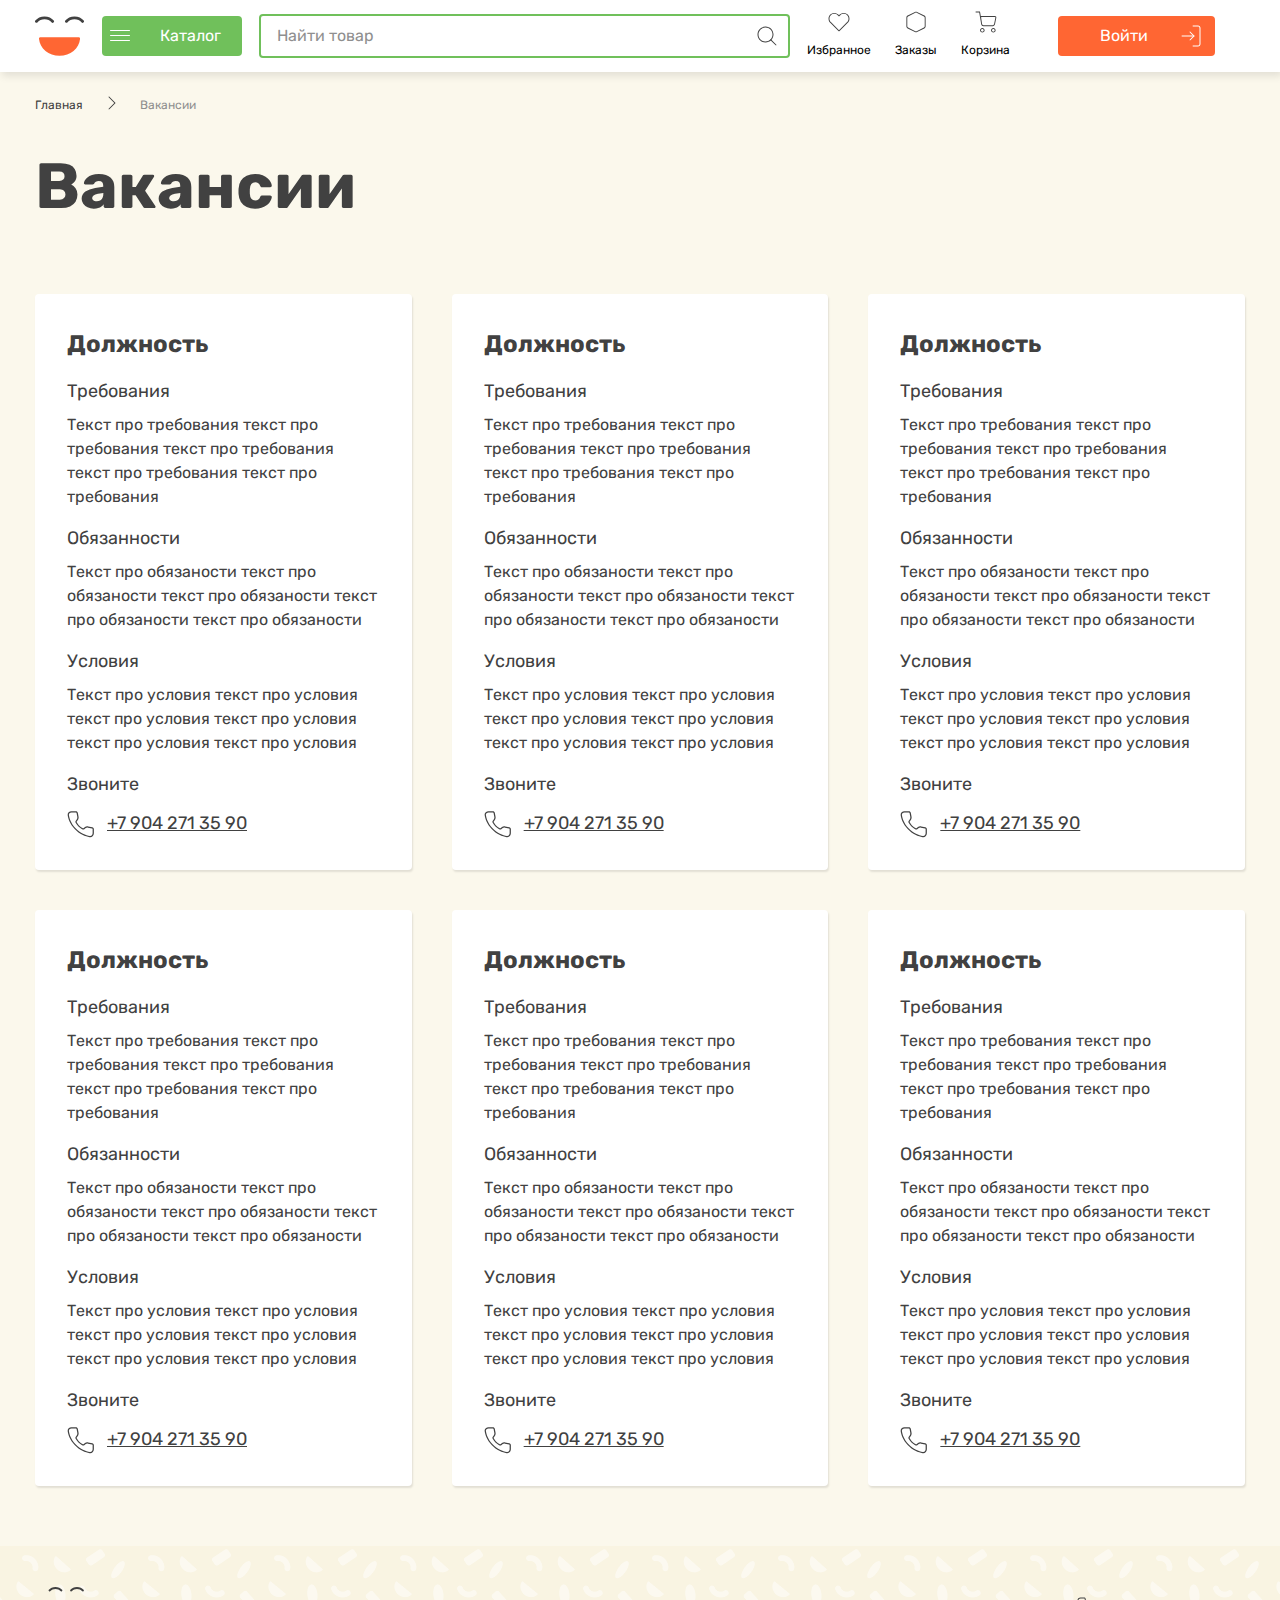
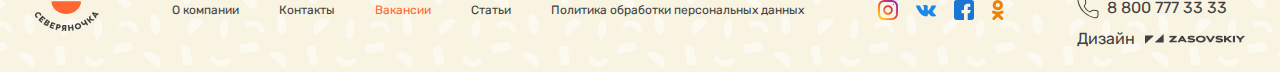
<file: jobs.html>
<!DOCTYPE html>
<html lang="ru">
  <head>
    <meta charset="UTF-8">
    <meta http-equiv="X-UA-Compatible" content="IE=edge">
    <meta name="viewport" content="width=device-width, initial-scale=1.0">
    <meta name="description" content="описание магазина">
    <meta name="keywords" content="ключевое-слово-1, ключевое-слово-2">
    <title>Вакансии | Северяночка</title>
    <link rel="preload" href="./fonts/Rubik-Bold.woff2" as="font">
    <link rel="preload" href="./fonts/Rubik-Regular.woff2" as="font">
    <link rel="shortcut icon" href="./images/favicon.ico">
    <link rel="stylesheet" href="./css/style.min.css">
    <script defer src="https://api-maps.yandex.ru/2.1/?apikey=8a668916-04d0-4f25-8d4a-b97888776387&amp;lang=ru_RU"></script>
    <script defer src="./js/main.min.js"></script>
  </head>
  <body>
    <aside class="mobile-menu">
      <div class="container mobile-menu__container">
        <div class="mobile-menu__row">
          <nav class="nav main-nav">
            <ul class="nav__list main-nav__list">
              <li class="nav__item nav-item main-nav-item"><a class="nav-item__link main-nav-item__link" href="./catalog.html"><svg class="nav-item__icon main-nav-item__icon" width="25" height="24" viewBox="0 0 25 24" fill="none" xmlns="http://www.w3.org/2000/svg">
<path fill-rule="evenodd" clip-rule="evenodd" d="M3 12C3 11.7239 3.22386 11.5 3.5 11.5H21.5C21.7761 11.5 22 11.7239 22 12C22 12.2761 21.7761 12.5 21.5 12.5H3.5C3.22386 12.5 3 12.2761 3 12Z" fill="#414141"/>
<path fill-rule="evenodd" clip-rule="evenodd" d="M3 6C3 5.72386 3.22386 5.5 3.5 5.5H21.5C21.7761 5.5 22 5.72386 22 6C22 6.27614 21.7761 6.5 21.5 6.5H3.5C3.22386 6.5 3 6.27614 3 6Z" fill="#414141"/>
<path fill-rule="evenodd" clip-rule="evenodd" d="M3 18C3 17.7239 3.22386 17.5 3.5 17.5H21.5C21.7761 17.5 22 17.7239 22 18C22 18.2761 21.7761 18.5 21.5 18.5H3.5C3.22386 18.5 3 18.2761 3 18Z" fill="#414141"/>
</svg><span class="nav-item__text main-nav-item__text">Каталог</span></a></li>
              <li class="nav__item nav-item main-nav-item"><a class="nav-item__link main-nav-item__link" href="./favourites.html"><svg class="nav-item__icon main-nav-item__icon" width="23" height="20" viewBox="0 0 23 20" fill="none" xmlns="http://www.w3.org/2000/svg">
<path fill-rule="evenodd" clip-rule="evenodd" d="M12.2046 2.25644C13.3299 1.13067 14.8564 0.498169 16.4482 0.498169C18.0399 0.498169 19.5664 1.13063 20.6916 2.25636C21.8174 3.38164 22.45 4.90829 22.45 6.49999C22.45 8.09174 21.8175 9.61826 20.6917 10.7435C20.6917 10.7436 20.6917 10.7435 20.6917 10.7435L11.8517 19.5835C11.6565 19.7788 11.3399 19.7788 11.1446 19.5835L2.30461 10.7435C-0.0390375 8.3999 -0.0390373 4.60009 2.30461 2.25644C4.64826 -0.0872086 8.44807 -0.0872087 10.7917 2.25644L11.4982 2.96289L12.2046 2.25644C12.2046 2.25641 12.2046 2.25647 12.2046 2.25644ZM16.4482 1.49817C15.1217 1.49817 13.8496 2.02528 12.9118 2.96346L11.8517 4.02355C11.758 4.11732 11.6308 4.16999 11.4982 4.16999C11.3656 4.16999 11.2384 4.11732 11.1446 4.02355L10.0846 2.96355C8.13149 1.01042 4.96484 1.01042 3.01172 2.96355C1.05859 4.91667 1.05859 8.08332 3.01172 10.0364L11.4982 18.5229L19.9846 10.0364C20.9228 9.09869 21.45 7.82648 21.45 6.49999C21.45 5.17351 20.9229 3.90138 19.9847 2.96363C19.0469 2.02544 17.7747 1.49817 16.4482 1.49817Z" fill="#414141"/>
</svg><span class="nav-item__text main-nav-item__text">Избранное</span><span class="nav-item__count main-nav-item__count favourite-link__count"></span></a></li>
              <li class="nav__item nav-item main-nav-item"><a class="nav-item__link main-nav-item__link" href="#"><svg class="nav-item__icon main-nav-item__icon" width="22" height="24" viewBox="0 0 22 24" fill="none" xmlns="http://www.w3.org/2000/svg">
<path fill-rule="evenodd" clip-rule="evenodd" d="M10.3325 1.89776C10.3324 1.89785 10.3327 1.89767 10.3325 1.89776L2.33366 5.89721L2.33255 5.89776C1.82288 6.15102 1.50045 6.67089 1.50005 7.24V16.7635C1.49608 17.3334 1.81541 17.8563 2.32416 18.113C2.32387 18.1129 2.32445 18.1132 2.32416 18.113L10.3237 22.1128C10.7462 22.3242 11.2438 22.3243 11.6663 22.1129L19.6664 18.1128L19.6675 18.1122C20.1773 17.8589 20.4997 17.3389 20.5 16.7697V7.24026C20.4997 6.67105 20.1773 6.15106 19.6675 5.89776L19.6664 5.89721L11.6675 1.89776C11.6674 1.89767 11.6677 1.89786 11.6675 1.89776C11.2474 1.6892 10.7527 1.68919 10.3325 1.89776ZM9.88755 1.00223C10.5883 0.654 11.4118 0.654 12.1125 1.00223L12.1137 1.00278L20.1125 5.00223C20.1124 5.00215 20.1127 5.00231 20.1125 5.00223C20.9618 5.42448 21.4995 6.29123 21.5 7.23973V16.77C21.4995 17.7184 20.9624 18.5852 20.1132 19.0074C20.113 19.0075 20.1134 19.0073 20.1132 19.0074L12.1138 23.0071C12.1138 23.0072 12.1138 23.0071 12.1138 23.0071C11.4097 23.3594 10.5806 23.3595 9.87644 23.0072C9.87639 23.0072 9.87649 23.0072 9.87644 23.0072L1.87644 19.0072L1.87506 19.0065C1.02685 18.5791 0.494133 17.708 0.500049 16.7584V7.24C0.500552 6.29154 1.03772 5.4248 1.88695 5.00253C1.88675 5.00263 1.88715 5.00243 1.88695 5.00253L9.88644 1.00278L9.88755 1.00223Z" fill="#414141"/>
</svg><span class="nav-item__text main-nav-item__text">Заказы</span></a></li>
              <li class="nav__item nav-item main-nav-item"><a class="nav-item__link main-nav-item__link basket-link" href="#"><svg class="nav-item__icon main-nav-item__icon" width="24" height="24" viewBox="0 0 24 24" fill="none" xmlns="http://www.w3.org/2000/svg">
<path fill-rule="evenodd" clip-rule="evenodd" d="M5.5 21C5.5 19.6193 6.61929 18.5 8 18.5C9.38071 18.5 10.5 19.6193 10.5 21C10.5 22.3807 9.38071 23.5 8 23.5C6.61929 23.5 5.5 22.3807 5.5 21ZM8 19.5C7.17157 19.5 6.5 20.1716 6.5 21C6.5 21.8284 7.17157 22.5 8 22.5C8.82843 22.5 9.5 21.8284 9.5 21C9.5 20.1716 8.82843 19.5 8 19.5Z" fill="#414141"/>
<path fill-rule="evenodd" clip-rule="evenodd" d="M17.5 21C17.5 19.6193 18.6193 18.5 20 18.5C21.3807 18.5 22.5 19.6193 22.5 21C22.5 22.3807 21.3807 23.5 20 23.5C18.6193 23.5 17.5 22.3807 17.5 21ZM20 19.5C19.1716 19.5 18.5 20.1716 18.5 21C18.5 21.8284 19.1716 22.5 20 22.5C20.8284 22.5 21.5 21.8284 21.5 21C21.5 20.1716 20.8284 19.5 20 19.5Z" fill="#414141"/>
<path fill-rule="evenodd" clip-rule="evenodd" d="M1 0.5C0.723858 0.5 0.5 0.723858 0.5 1C0.5 1.27614 0.723858 1.5 1 1.5H4.58051C5.33783 5.79147 6.10333 10.0643 6.74931 14.3709C6.93288 15.5947 7.98416 16.5 9.22165 16.5H19.3597C20.5514 16.5 21.5774 15.6588 21.8111 14.4903L23.2503 7.29417C23.436 6.36599 22.726 5.5 21.7795 5.5H7.16046C6.8575 5.5 6.57797 5.58901 6.34436 5.74093L5.49239 0.913107C5.45023 0.674179 5.24262 0.5 5 0.5H1ZM6.666 7.07417C6.62065 6.77187 6.85478 6.5 7.16046 6.5H21.7795C22.095 6.5 22.3316 6.78866 22.2698 7.09806L20.8305 14.2942C20.6903 14.9953 20.0747 15.5 19.3597 15.5H9.22165C8.47916 15.5 7.84839 14.9568 7.73825 14.2225L6.666 7.07417Z" fill="#414141"/>
</svg><span class="nav-item__text main-nav-item__text">Корзина</span><span class="nav-item__count main-nav-item__count basket-link__count basket-count"></span></a></li>
            </ul>
          </nav>
          <div class="profile header__profile unlogined">
            <button class="profile__login login-btn activate-popup" type="button" data-popup-selector=".popup-login"><span class="login-btn__text">Войти</span><svg width="24" height="24" viewBox="0 0 24 24" fill="none" xmlns="http://www.w3.org/2000/svg">
<path fill-rule="evenodd" clip-rule="evenodd" d="M13.5 2C13.5 1.72386 13.7239 1.5 14 1.5H19C20.3807 1.5 21.5 2.61929 21.5 4V20C21.5 21.3807 20.3807 22.5 19 22.5H14C13.7239 22.5 13.5 22.2761 13.5 22C13.5 21.7239 13.7239 21.5 14 21.5H19C19.8284 21.5 20.5 20.8284 20.5 20V4C20.5 3.17157 19.8284 2.5 19 2.5H14C13.7239 2.5 13.5 2.27614 13.5 2Z" fill="white"/>
<path fill-rule="evenodd" clip-rule="evenodd" d="M10.6464 7.64645C10.8417 7.45118 11.1583 7.45118 11.3536 7.64645L15.3536 11.6464C15.5488 11.8417 15.5488 12.1583 15.3536 12.3536L11.3536 16.3536C11.1583 16.5488 10.8417 16.5488 10.6464 16.3536C10.4512 16.1583 10.4512 15.8417 10.6464 15.6464L14.2929 12L10.6464 8.35355C10.4512 8.15829 10.4512 7.84171 10.6464 7.64645Z" fill="white"/>
<path fill-rule="evenodd" clip-rule="evenodd" d="M2.5 12C2.5 11.7239 2.72386 11.5 3 11.5H15C15.2761 11.5 15.5 11.7239 15.5 12C15.5 12.2761 15.2761 12.5 15 12.5H3C2.72386 12.5 2.5 12.2761 2.5 12Z" fill="white"/>
</svg>
            </button>
          </div>
        </div>
      </div>
    </aside>
    <header class="header">
      <div class="header__top">
        <div class="container header__container">
          <div class="header__row"><a class="logo header__logo" href="./index.html">
              <picture>
                <source srcset="./images/logo-mobile.svg" media="(max-width: 1360px )"><img class="logo__img" src="./images/logo.svg" alt="logo">
              </picture></a>
            <button class="catalog-activate header__catalog-activate" type="button"><span class="burger catalog-activate__burger"></span><span class="catalog-activate__text">Каталог</span></button>
            <div class="search header__search">
              <input class="search__input" type="text" placeholder="Найти товар">
              <button class="search__icon" type="button"><svg width="24" height="24" viewBox="0 0 24 24" fill="none" xmlns="http://www.w3.org/2000/svg">
<path fill-rule="evenodd" clip-rule="evenodd" d="M2.5 10.5C2.5 6.08172 6.08172 2.5 10.5 2.5C14.9183 2.5 18.5 6.08172 18.5 10.5C18.5 14.9183 14.9183 18.5 10.5 18.5C6.08172 18.5 2.5 14.9183 2.5 10.5ZM10.5 3.5C6.63401 3.5 3.5 6.63401 3.5 10.5C3.5 14.366 6.63401 17.5 10.5 17.5C14.366 17.5 17.5 14.366 17.5 10.5C17.5 6.63401 14.366 3.5 10.5 3.5Z" fill="#414141"/>
<path fill-rule="evenodd" clip-rule="evenodd" d="M15.4463 15.4464C15.6415 15.2512 15.9581 15.2512 16.1534 15.4464L21.3534 20.6464C21.5486 20.8417 21.5486 21.1583 21.3534 21.3535C21.1581 21.5488 20.8415 21.5488 20.6463 21.3535L15.4463 16.1535C15.251 15.9583 15.251 15.6417 15.4463 15.4464Z" fill="#414141"/>
</svg>
              </button>
              <ul class="search__live-list live-list"></ul>
            </div>
            <nav class="nav main-nav">
              <ul class="nav__list main-nav__list">
                <li class="nav__item nav-item main-nav-item"><a class="nav-item__link main-nav-item__link favourite-link" href="./favourites.html"><svg class="nav-item__icon main-nav-item__icon" width="23" height="20" viewBox="0 0 23 20" fill="none" xmlns="http://www.w3.org/2000/svg">
<path fill-rule="evenodd" clip-rule="evenodd" d="M12.2046 2.25644C13.3299 1.13067 14.8564 0.498169 16.4482 0.498169C18.0399 0.498169 19.5664 1.13063 20.6916 2.25636C21.8174 3.38164 22.45 4.90829 22.45 6.49999C22.45 8.09174 21.8175 9.61826 20.6917 10.7435C20.6917 10.7436 20.6917 10.7435 20.6917 10.7435L11.8517 19.5835C11.6565 19.7788 11.3399 19.7788 11.1446 19.5835L2.30461 10.7435C-0.0390375 8.3999 -0.0390373 4.60009 2.30461 2.25644C4.64826 -0.0872086 8.44807 -0.0872087 10.7917 2.25644L11.4982 2.96289L12.2046 2.25644C12.2046 2.25641 12.2046 2.25647 12.2046 2.25644ZM16.4482 1.49817C15.1217 1.49817 13.8496 2.02528 12.9118 2.96346L11.8517 4.02355C11.758 4.11732 11.6308 4.16999 11.4982 4.16999C11.3656 4.16999 11.2384 4.11732 11.1446 4.02355L10.0846 2.96355C8.13149 1.01042 4.96484 1.01042 3.01172 2.96355C1.05859 4.91667 1.05859 8.08332 3.01172 10.0364L11.4982 18.5229L19.9846 10.0364C20.9228 9.09869 21.45 7.82648 21.45 6.49999C21.45 5.17351 20.9229 3.90138 19.9847 2.96363C19.0469 2.02544 17.7747 1.49817 16.4482 1.49817Z" fill="#414141"/>
</svg><span class="nav-item__text main-nav-item__text">Избранное</span><span class="nav-item__count main-nav-item__count favourite-link__count"></span></a></li>
                <li class="nav__item nav-item main-nav-item"><a class="nav-item__link main-nav-item__link" href="#"><svg class="nav-item__icon main-nav-item__icon" width="22" height="24" viewBox="0 0 22 24" fill="none" xmlns="http://www.w3.org/2000/svg">
<path fill-rule="evenodd" clip-rule="evenodd" d="M10.3325 1.89776C10.3324 1.89785 10.3327 1.89767 10.3325 1.89776L2.33366 5.89721L2.33255 5.89776C1.82288 6.15102 1.50045 6.67089 1.50005 7.24V16.7635C1.49608 17.3334 1.81541 17.8563 2.32416 18.113C2.32387 18.1129 2.32445 18.1132 2.32416 18.113L10.3237 22.1128C10.7462 22.3242 11.2438 22.3243 11.6663 22.1129L19.6664 18.1128L19.6675 18.1122C20.1773 17.8589 20.4997 17.3389 20.5 16.7697V7.24026C20.4997 6.67105 20.1773 6.15106 19.6675 5.89776L19.6664 5.89721L11.6675 1.89776C11.6674 1.89767 11.6677 1.89786 11.6675 1.89776C11.2474 1.6892 10.7527 1.68919 10.3325 1.89776ZM9.88755 1.00223C10.5883 0.654 11.4118 0.654 12.1125 1.00223L12.1137 1.00278L20.1125 5.00223C20.1124 5.00215 20.1127 5.00231 20.1125 5.00223C20.9618 5.42448 21.4995 6.29123 21.5 7.23973V16.77C21.4995 17.7184 20.9624 18.5852 20.1132 19.0074C20.113 19.0075 20.1134 19.0073 20.1132 19.0074L12.1138 23.0071C12.1138 23.0072 12.1138 23.0071 12.1138 23.0071C11.4097 23.3594 10.5806 23.3595 9.87644 23.0072C9.87639 23.0072 9.87649 23.0072 9.87644 23.0072L1.87644 19.0072L1.87506 19.0065C1.02685 18.5791 0.494133 17.708 0.500049 16.7584V7.24C0.500552 6.29154 1.03772 5.4248 1.88695 5.00253C1.88675 5.00263 1.88715 5.00243 1.88695 5.00253L9.88644 1.00278L9.88755 1.00223Z" fill="#414141"/>
</svg><span class="nav-item__text main-nav-item__text">Заказы</span></a></li>
                <li class="nav__item nav-item main-nav-item"><a class="nav-item__link main-nav-item__link basket-link" href="./basket.html"><svg class="nav-item__icon main-nav-item__icon" width="24" height="24" viewBox="0 0 24 24" fill="none" xmlns="http://www.w3.org/2000/svg">
<path fill-rule="evenodd" clip-rule="evenodd" d="M5.5 21C5.5 19.6193 6.61929 18.5 8 18.5C9.38071 18.5 10.5 19.6193 10.5 21C10.5 22.3807 9.38071 23.5 8 23.5C6.61929 23.5 5.5 22.3807 5.5 21ZM8 19.5C7.17157 19.5 6.5 20.1716 6.5 21C6.5 21.8284 7.17157 22.5 8 22.5C8.82843 22.5 9.5 21.8284 9.5 21C9.5 20.1716 8.82843 19.5 8 19.5Z" fill="#414141"/>
<path fill-rule="evenodd" clip-rule="evenodd" d="M17.5 21C17.5 19.6193 18.6193 18.5 20 18.5C21.3807 18.5 22.5 19.6193 22.5 21C22.5 22.3807 21.3807 23.5 20 23.5C18.6193 23.5 17.5 22.3807 17.5 21ZM20 19.5C19.1716 19.5 18.5 20.1716 18.5 21C18.5 21.8284 19.1716 22.5 20 22.5C20.8284 22.5 21.5 21.8284 21.5 21C21.5 20.1716 20.8284 19.5 20 19.5Z" fill="#414141"/>
<path fill-rule="evenodd" clip-rule="evenodd" d="M1 0.5C0.723858 0.5 0.5 0.723858 0.5 1C0.5 1.27614 0.723858 1.5 1 1.5H4.58051C5.33783 5.79147 6.10333 10.0643 6.74931 14.3709C6.93288 15.5947 7.98416 16.5 9.22165 16.5H19.3597C20.5514 16.5 21.5774 15.6588 21.8111 14.4903L23.2503 7.29417C23.436 6.36599 22.726 5.5 21.7795 5.5H7.16046C6.8575 5.5 6.57797 5.58901 6.34436 5.74093L5.49239 0.913107C5.45023 0.674179 5.24262 0.5 5 0.5H1ZM6.666 7.07417C6.62065 6.77187 6.85478 6.5 7.16046 6.5H21.7795C22.095 6.5 22.3316 6.78866 22.2698 7.09806L20.8305 14.2942C20.6903 14.9953 20.0747 15.5 19.3597 15.5H9.22165C8.47916 15.5 7.84839 14.9568 7.73825 14.2225L6.666 7.07417Z" fill="#414141"/>
</svg><span class="nav-item__text main-nav-item__text">Корзина</span><span class="nav-item__count main-nav-item__count basket-link__count basket-count"></span></a></li>
              </ul>
            </nav>
            <div class="profile header__profile unlogined">
              <button class="profile__login login-btn activate-popup" type="button" data-popup-selector=".popup-login"><span class="login-btn__text">Войти</span><svg width="24" height="24" viewBox="0 0 24 24" fill="none" xmlns="http://www.w3.org/2000/svg">
<path fill-rule="evenodd" clip-rule="evenodd" d="M13.5 2C13.5 1.72386 13.7239 1.5 14 1.5H19C20.3807 1.5 21.5 2.61929 21.5 4V20C21.5 21.3807 20.3807 22.5 19 22.5H14C13.7239 22.5 13.5 22.2761 13.5 22C13.5 21.7239 13.7239 21.5 14 21.5H19C19.8284 21.5 20.5 20.8284 20.5 20V4C20.5 3.17157 19.8284 2.5 19 2.5H14C13.7239 2.5 13.5 2.27614 13.5 2Z" fill="white"/>
<path fill-rule="evenodd" clip-rule="evenodd" d="M10.6464 7.64645C10.8417 7.45118 11.1583 7.45118 11.3536 7.64645L15.3536 11.6464C15.5488 11.8417 15.5488 12.1583 15.3536 12.3536L11.3536 16.3536C11.1583 16.5488 10.8417 16.5488 10.6464 16.3536C10.4512 16.1583 10.4512 15.8417 10.6464 15.6464L14.2929 12L10.6464 8.35355C10.4512 8.15829 10.4512 7.84171 10.6464 7.64645Z" fill="white"/>
<path fill-rule="evenodd" clip-rule="evenodd" d="M2.5 12C2.5 11.7239 2.72386 11.5 3 11.5H15C15.2761 11.5 15.5 11.7239 15.5 12C15.5 12.2761 15.2761 12.5 15 12.5H3C2.72386 12.5 2.5 12.2761 2.5 12Z" fill="white"/>
</svg>
              </button>
            </div>
          </div>
        </div>
      </div>
      <div class="header__bottom">
        <div class="catalog header__catalog">
          <div class="container catalog__container">
            <div class="catalog__row">
              <ul class="catalog-list catalog__list">
                <li class="catalog-list__item"><a class="catalog-list__link" href="./category.html">Молоко, сыр, яйцо</a></li>
                <li class="catalog-list__item"><a class="catalog-list__link" href="./category.html">Хлеб</a></li>
                <li class="catalog-list__item"><a class="catalog-list__link" href="./category.html">Фрукты и овощи</a></li>
                <li class="catalog-list__item"><a class="catalog-list__link" href="./category.html">Замороженные продукты</a></li>
              </ul>
              <ul class="catalog-list catalog__list">
                <li class="catalog-list__item"><a class="catalog-list__link" href="./category.html">Напитки</a></li>
                <li class="catalog-list__item"><a class="catalog-list__link" href="./category.html">Кондитерские изделия</a></li>
                <li class="catalog-list__item"><a class="catalog-list__link" href="./category.html">Чай, кофе</a></li>
              </ul>
              <ul class="catalog-list catalog__list">
                <li class="catalog-list__item"><a class="catalog-list__link" href="./category.html">Бакалея</a></li>
                <li class="catalog-list__item"><a class="catalog-list__link" href="./category.html">Здоровое питание</a></li>
                <li class="catalog-list__item"><a class="catalog-list__link" href="./category.html">Зоотовары</a></li>
              </ul>
              <ul class="catalog-list catalog__list">
                <li class="catalog-list__item"><a class="catalog-list__link" href="./category.html">Непродовольственные товары</a></li>
                <li class="catalog-list__item"><a class="catalog-list__link" href="./category.html">Детское питание</a></li>
                <li class="catalog-list__item"><a class="catalog-list__link" href="./category.html">Мясо, птица, колбаса</a></li>
              </ul>
            </div>
          </div>
        </div>
      </div>
    </header>
    <main class="main">
      <section class="jobs">
        <div class="container jobs__container">
          <div class="jobs__row">
            <div class="top-content">
              <ul class="top-content__bread-crumbs bread-crumbs">
                <li class="bread-crumbs__link-block link-block"><a class="link-block__link" href="./index.html">Главная</a>
                  <div class="link-block__arrow"><svg class="bread-crumbs__link-arrow" width="8" height="14" viewBox="0 0 8 14" fill="none" xmlns="http://www.w3.org/2000/svg">
<path fill-rule="evenodd" clip-rule="evenodd" d="M0.646447 0.646447C0.841709 0.451184 1.15829 0.451184 1.35355 0.646447L7.35355 6.64645C7.54882 6.84171 7.54882 7.15829 7.35355 7.35355L1.35355 13.3536C1.15829 13.5488 0.841709 13.5488 0.646447 13.3536C0.451184 13.1583 0.451184 12.8417 0.646447 12.6464L6.29289 7L0.646447 1.35355C0.451184 1.15829 0.451184 0.841709 0.646447 0.646447Z" fill="#414141"/>
</svg>
                  </div>
                </li>
                <li class="bread-crumbs__link-block link-block"><a class="link-block__link">Вакансии</a></li>
              </ul>
              <div class="top-content__title-block top-title-block">
                <h2 class="catalog-section__title top-title soft">Вакансии</h2>
              </div>
            </div>
            <div class="jobs__content">
              <div class="jobs__grid">
                <article class="jobs__job job">
                  <h3 class="job__title">Должность</h3>
                  <dl class="job__conditions conditions">
                    <div class="conditions__condition condition">
                      <dt class="condition__title">Требования</dt>
                      <dd class="condition__value">
                        <p>Текст про требования текст про требования текст про требования текст про требования текст про требования</p>
                      </dd>
                    </div>
                    <div class="conditions__condition condition">
                      <dt class="condition__title">Обязанности</dt>
                      <dd class="condition__value">
                        <p>Текст про обязаности текст про обязаности текст про обязаности текст про обязаности текст про обязаности</p>
                      </dd>
                    </div>
                    <div class="conditions__condition condition">
                      <dt class="condition__title">Условия</dt>
                      <dd class="condition__value">
                        <p>Текст про условия текст про условия текст про условия текст про условия текст про условия текст про условия</p>
                      </dd>
                    </div>
                  </dl>
                  <div class="job__telephone-block"><span class="job__invite-text">Звоните</span><a class="job__telephone telephone" href="#"><svg class="telephone__icon" width="30" height="30" viewBox="0 0 30 30" fill="none" xmlns="http://www.w3.org/2000/svg">
<path fill-rule="evenodd" clip-rule="evenodd" d="M0.663186 7.03493C0.373237 4.72757 2.34828 3.125 4.46942 3.125H8.959C9.86517 3.125 10.6417 3.77304 10.8038 4.66459L11.5617 8.83316C11.7881 10.0783 11.4642 11.3606 10.6736 12.3488L9.76931 13.4791C9.60817 13.6806 9.59344 13.9476 9.71792 14.1506C10.3049 15.1077 11.3607 16.7246 12.3192 17.6831C13.2776 18.6415 14.8945 19.6974 15.8516 20.2843C16.0546 20.4088 16.3217 20.3941 16.5231 20.2329L17.6534 19.3287C18.6417 18.5381 19.9239 18.2141 21.1691 18.4405L25.3376 19.1985C26.2292 19.3606 26.8772 20.1371 26.8772 21.0432V25.2271C26.8772 27.504 25.0635 29.53 22.6463 29.1413C18.5056 28.4754 12.5867 26.346 7.66923 21.0503C2.88791 15.9012 1.11664 10.6434 0.663186 7.03493ZM4.46942 4.375C2.88878 4.375 1.73184 5.51355 1.90343 6.87908C2.3263 10.2442 3.99305 15.2543 8.58522 20.1997C13.2721 25.2471 18.9134 27.2749 22.8448 27.9071C24.3378 28.1472 25.6272 26.9106 25.6272 25.2271V21.0432C25.6272 20.7412 25.4112 20.4823 25.114 20.4283L20.9455 19.6704C20.056 19.5087 19.1402 19.74 18.4343 20.3048L17.304 21.209C16.7067 21.6868 15.8671 21.7601 15.1982 21.3499C14.2442 20.7649 12.51 19.6416 11.4353 18.5669C10.3606 17.4923 9.23737 15.758 8.65234 14.8041C8.24209 14.1351 8.31539 13.2956 8.79323 12.6983L9.69747 11.568C10.2622 10.8621 10.4936 9.94619 10.3318 9.05677L9.57392 4.8882C9.51989 4.59101 9.26106 4.375 8.959 4.375H4.46942Z" fill="#414141"/>
</svg>
                      <div class="telephone__number">+7 904 271 35 90</div></a></div>
                </article>
                <article class="jobs__job job">
                  <h3 class="job__title">Должность</h3>
                  <dl class="job__conditions conditions">
                    <div class="conditions__condition condition">
                      <dt class="condition__title">Требования</dt>
                      <dd class="condition__value">
                        <p>Текст про требования текст про требования текст про требования текст про требования текст про требования</p>
                      </dd>
                    </div>
                    <div class="conditions__condition condition">
                      <dt class="condition__title">Обязанности</dt>
                      <dd class="condition__value">
                        <p>Текст про обязаности текст про обязаности текст про обязаности текст про обязаности текст про обязаности</p>
                      </dd>
                    </div>
                    <div class="conditions__condition condition">
                      <dt class="condition__title">Условия</dt>
                      <dd class="condition__value">
                        <p>Текст про условия текст про условия текст про условия текст про условия текст про условия текст про условия</p>
                      </dd>
                    </div>
                  </dl>
                  <div class="job__telephone-block"><span class="job__invite-text">Звоните</span><a class="job__telephone telephone" href="#"><svg class="telephone__icon" width="30" height="30" viewBox="0 0 30 30" fill="none" xmlns="http://www.w3.org/2000/svg">
<path fill-rule="evenodd" clip-rule="evenodd" d="M0.663186 7.03493C0.373237 4.72757 2.34828 3.125 4.46942 3.125H8.959C9.86517 3.125 10.6417 3.77304 10.8038 4.66459L11.5617 8.83316C11.7881 10.0783 11.4642 11.3606 10.6736 12.3488L9.76931 13.4791C9.60817 13.6806 9.59344 13.9476 9.71792 14.1506C10.3049 15.1077 11.3607 16.7246 12.3192 17.6831C13.2776 18.6415 14.8945 19.6974 15.8516 20.2843C16.0546 20.4088 16.3217 20.3941 16.5231 20.2329L17.6534 19.3287C18.6417 18.5381 19.9239 18.2141 21.1691 18.4405L25.3376 19.1985C26.2292 19.3606 26.8772 20.1371 26.8772 21.0432V25.2271C26.8772 27.504 25.0635 29.53 22.6463 29.1413C18.5056 28.4754 12.5867 26.346 7.66923 21.0503C2.88791 15.9012 1.11664 10.6434 0.663186 7.03493ZM4.46942 4.375C2.88878 4.375 1.73184 5.51355 1.90343 6.87908C2.3263 10.2442 3.99305 15.2543 8.58522 20.1997C13.2721 25.2471 18.9134 27.2749 22.8448 27.9071C24.3378 28.1472 25.6272 26.9106 25.6272 25.2271V21.0432C25.6272 20.7412 25.4112 20.4823 25.114 20.4283L20.9455 19.6704C20.056 19.5087 19.1402 19.74 18.4343 20.3048L17.304 21.209C16.7067 21.6868 15.8671 21.7601 15.1982 21.3499C14.2442 20.7649 12.51 19.6416 11.4353 18.5669C10.3606 17.4923 9.23737 15.758 8.65234 14.8041C8.24209 14.1351 8.31539 13.2956 8.79323 12.6983L9.69747 11.568C10.2622 10.8621 10.4936 9.94619 10.3318 9.05677L9.57392 4.8882C9.51989 4.59101 9.26106 4.375 8.959 4.375H4.46942Z" fill="#414141"/>
</svg>
                      <div class="telephone__number">+7 904 271 35 90</div></a></div>
                </article>
                <article class="jobs__job job">
                  <h3 class="job__title">Должность</h3>
                  <dl class="job__conditions conditions">
                    <div class="conditions__condition condition">
                      <dt class="condition__title">Требования</dt>
                      <dd class="condition__value">
                        <p>Текст про требования текст про требования текст про требования текст про требования текст про требования</p>
                      </dd>
                    </div>
                    <div class="conditions__condition condition">
                      <dt class="condition__title">Обязанности</dt>
                      <dd class="condition__value">
                        <p>Текст про обязаности текст про обязаности текст про обязаности текст про обязаности текст про обязаности</p>
                      </dd>
                    </div>
                    <div class="conditions__condition condition">
                      <dt class="condition__title">Условия</dt>
                      <dd class="condition__value">
                        <p>Текст про условия текст про условия текст про условия текст про условия текст про условия текст про условия</p>
                      </dd>
                    </div>
                  </dl>
                  <div class="job__telephone-block"><span class="job__invite-text">Звоните</span><a class="job__telephone telephone" href="#"><svg class="telephone__icon" width="30" height="30" viewBox="0 0 30 30" fill="none" xmlns="http://www.w3.org/2000/svg">
<path fill-rule="evenodd" clip-rule="evenodd" d="M0.663186 7.03493C0.373237 4.72757 2.34828 3.125 4.46942 3.125H8.959C9.86517 3.125 10.6417 3.77304 10.8038 4.66459L11.5617 8.83316C11.7881 10.0783 11.4642 11.3606 10.6736 12.3488L9.76931 13.4791C9.60817 13.6806 9.59344 13.9476 9.71792 14.1506C10.3049 15.1077 11.3607 16.7246 12.3192 17.6831C13.2776 18.6415 14.8945 19.6974 15.8516 20.2843C16.0546 20.4088 16.3217 20.3941 16.5231 20.2329L17.6534 19.3287C18.6417 18.5381 19.9239 18.2141 21.1691 18.4405L25.3376 19.1985C26.2292 19.3606 26.8772 20.1371 26.8772 21.0432V25.2271C26.8772 27.504 25.0635 29.53 22.6463 29.1413C18.5056 28.4754 12.5867 26.346 7.66923 21.0503C2.88791 15.9012 1.11664 10.6434 0.663186 7.03493ZM4.46942 4.375C2.88878 4.375 1.73184 5.51355 1.90343 6.87908C2.3263 10.2442 3.99305 15.2543 8.58522 20.1997C13.2721 25.2471 18.9134 27.2749 22.8448 27.9071C24.3378 28.1472 25.6272 26.9106 25.6272 25.2271V21.0432C25.6272 20.7412 25.4112 20.4823 25.114 20.4283L20.9455 19.6704C20.056 19.5087 19.1402 19.74 18.4343 20.3048L17.304 21.209C16.7067 21.6868 15.8671 21.7601 15.1982 21.3499C14.2442 20.7649 12.51 19.6416 11.4353 18.5669C10.3606 17.4923 9.23737 15.758 8.65234 14.8041C8.24209 14.1351 8.31539 13.2956 8.79323 12.6983L9.69747 11.568C10.2622 10.8621 10.4936 9.94619 10.3318 9.05677L9.57392 4.8882C9.51989 4.59101 9.26106 4.375 8.959 4.375H4.46942Z" fill="#414141"/>
</svg>
                      <div class="telephone__number">+7 904 271 35 90</div></a></div>
                </article>
                <article class="jobs__job job">
                  <h3 class="job__title">Должность</h3>
                  <dl class="job__conditions conditions">
                    <div class="conditions__condition condition">
                      <dt class="condition__title">Требования</dt>
                      <dd class="condition__value">
                        <p>Текст про требования текст про требования текст про требования текст про требования текст про требования</p>
                      </dd>
                    </div>
                    <div class="conditions__condition condition">
                      <dt class="condition__title">Обязанности</dt>
                      <dd class="condition__value">
                        <p>Текст про обязаности текст про обязаности текст про обязаности текст про обязаности текст про обязаности</p>
                      </dd>
                    </div>
                    <div class="conditions__condition condition">
                      <dt class="condition__title">Условия</dt>
                      <dd class="condition__value">
                        <p>Текст про условия текст про условия текст про условия текст про условия текст про условия текст про условия</p>
                      </dd>
                    </div>
                  </dl>
                  <div class="job__telephone-block"><span class="job__invite-text">Звоните</span><a class="job__telephone telephone" href="#"><svg class="telephone__icon" width="30" height="30" viewBox="0 0 30 30" fill="none" xmlns="http://www.w3.org/2000/svg">
<path fill-rule="evenodd" clip-rule="evenodd" d="M0.663186 7.03493C0.373237 4.72757 2.34828 3.125 4.46942 3.125H8.959C9.86517 3.125 10.6417 3.77304 10.8038 4.66459L11.5617 8.83316C11.7881 10.0783 11.4642 11.3606 10.6736 12.3488L9.76931 13.4791C9.60817 13.6806 9.59344 13.9476 9.71792 14.1506C10.3049 15.1077 11.3607 16.7246 12.3192 17.6831C13.2776 18.6415 14.8945 19.6974 15.8516 20.2843C16.0546 20.4088 16.3217 20.3941 16.5231 20.2329L17.6534 19.3287C18.6417 18.5381 19.9239 18.2141 21.1691 18.4405L25.3376 19.1985C26.2292 19.3606 26.8772 20.1371 26.8772 21.0432V25.2271C26.8772 27.504 25.0635 29.53 22.6463 29.1413C18.5056 28.4754 12.5867 26.346 7.66923 21.0503C2.88791 15.9012 1.11664 10.6434 0.663186 7.03493ZM4.46942 4.375C2.88878 4.375 1.73184 5.51355 1.90343 6.87908C2.3263 10.2442 3.99305 15.2543 8.58522 20.1997C13.2721 25.2471 18.9134 27.2749 22.8448 27.9071C24.3378 28.1472 25.6272 26.9106 25.6272 25.2271V21.0432C25.6272 20.7412 25.4112 20.4823 25.114 20.4283L20.9455 19.6704C20.056 19.5087 19.1402 19.74 18.4343 20.3048L17.304 21.209C16.7067 21.6868 15.8671 21.7601 15.1982 21.3499C14.2442 20.7649 12.51 19.6416 11.4353 18.5669C10.3606 17.4923 9.23737 15.758 8.65234 14.8041C8.24209 14.1351 8.31539 13.2956 8.79323 12.6983L9.69747 11.568C10.2622 10.8621 10.4936 9.94619 10.3318 9.05677L9.57392 4.8882C9.51989 4.59101 9.26106 4.375 8.959 4.375H4.46942Z" fill="#414141"/>
</svg>
                      <div class="telephone__number">+7 904 271 35 90</div></a></div>
                </article>
                <article class="jobs__job job">
                  <h3 class="job__title">Должность</h3>
                  <dl class="job__conditions conditions">
                    <div class="conditions__condition condition">
                      <dt class="condition__title">Требования</dt>
                      <dd class="condition__value">
                        <p>Текст про требования текст про требования текст про требования текст про требования текст про требования</p>
                      </dd>
                    </div>
                    <div class="conditions__condition condition">
                      <dt class="condition__title">Обязанности</dt>
                      <dd class="condition__value">
                        <p>Текст про обязаности текст про обязаности текст про обязаности текст про обязаности текст про обязаности</p>
                      </dd>
                    </div>
                    <div class="conditions__condition condition">
                      <dt class="condition__title">Условия</dt>
                      <dd class="condition__value">
                        <p>Текст про условия текст про условия текст про условия текст про условия текст про условия текст про условия</p>
                      </dd>
                    </div>
                  </dl>
                  <div class="job__telephone-block"><span class="job__invite-text">Звоните</span><a class="job__telephone telephone" href="#"><svg class="telephone__icon" width="30" height="30" viewBox="0 0 30 30" fill="none" xmlns="http://www.w3.org/2000/svg">
<path fill-rule="evenodd" clip-rule="evenodd" d="M0.663186 7.03493C0.373237 4.72757 2.34828 3.125 4.46942 3.125H8.959C9.86517 3.125 10.6417 3.77304 10.8038 4.66459L11.5617 8.83316C11.7881 10.0783 11.4642 11.3606 10.6736 12.3488L9.76931 13.4791C9.60817 13.6806 9.59344 13.9476 9.71792 14.1506C10.3049 15.1077 11.3607 16.7246 12.3192 17.6831C13.2776 18.6415 14.8945 19.6974 15.8516 20.2843C16.0546 20.4088 16.3217 20.3941 16.5231 20.2329L17.6534 19.3287C18.6417 18.5381 19.9239 18.2141 21.1691 18.4405L25.3376 19.1985C26.2292 19.3606 26.8772 20.1371 26.8772 21.0432V25.2271C26.8772 27.504 25.0635 29.53 22.6463 29.1413C18.5056 28.4754 12.5867 26.346 7.66923 21.0503C2.88791 15.9012 1.11664 10.6434 0.663186 7.03493ZM4.46942 4.375C2.88878 4.375 1.73184 5.51355 1.90343 6.87908C2.3263 10.2442 3.99305 15.2543 8.58522 20.1997C13.2721 25.2471 18.9134 27.2749 22.8448 27.9071C24.3378 28.1472 25.6272 26.9106 25.6272 25.2271V21.0432C25.6272 20.7412 25.4112 20.4823 25.114 20.4283L20.9455 19.6704C20.056 19.5087 19.1402 19.74 18.4343 20.3048L17.304 21.209C16.7067 21.6868 15.8671 21.7601 15.1982 21.3499C14.2442 20.7649 12.51 19.6416 11.4353 18.5669C10.3606 17.4923 9.23737 15.758 8.65234 14.8041C8.24209 14.1351 8.31539 13.2956 8.79323 12.6983L9.69747 11.568C10.2622 10.8621 10.4936 9.94619 10.3318 9.05677L9.57392 4.8882C9.51989 4.59101 9.26106 4.375 8.959 4.375H4.46942Z" fill="#414141"/>
</svg>
                      <div class="telephone__number">+7 904 271 35 90</div></a></div>
                </article>
                <article class="jobs__job job">
                  <h3 class="job__title">Должность</h3>
                  <dl class="job__conditions conditions">
                    <div class="conditions__condition condition">
                      <dt class="condition__title">Требования</dt>
                      <dd class="condition__value">
                        <p>Текст про требования текст про требования текст про требования текст про требования текст про требования</p>
                      </dd>
                    </div>
                    <div class="conditions__condition condition">
                      <dt class="condition__title">Обязанности</dt>
                      <dd class="condition__value">
                        <p>Текст про обязаности текст про обязаности текст про обязаности текст про обязаности текст про обязаности</p>
                      </dd>
                    </div>
                    <div class="conditions__condition condition">
                      <dt class="condition__title">Условия</dt>
                      <dd class="condition__value">
                        <p>Текст про условия текст про условия текст про условия текст про условия текст про условия текст про условия</p>
                      </dd>
                    </div>
                  </dl>
                  <div class="job__telephone-block"><span class="job__invite-text">Звоните</span><a class="job__telephone telephone" href="#"><svg class="telephone__icon" width="30" height="30" viewBox="0 0 30 30" fill="none" xmlns="http://www.w3.org/2000/svg">
<path fill-rule="evenodd" clip-rule="evenodd" d="M0.663186 7.03493C0.373237 4.72757 2.34828 3.125 4.46942 3.125H8.959C9.86517 3.125 10.6417 3.77304 10.8038 4.66459L11.5617 8.83316C11.7881 10.0783 11.4642 11.3606 10.6736 12.3488L9.76931 13.4791C9.60817 13.6806 9.59344 13.9476 9.71792 14.1506C10.3049 15.1077 11.3607 16.7246 12.3192 17.6831C13.2776 18.6415 14.8945 19.6974 15.8516 20.2843C16.0546 20.4088 16.3217 20.3941 16.5231 20.2329L17.6534 19.3287C18.6417 18.5381 19.9239 18.2141 21.1691 18.4405L25.3376 19.1985C26.2292 19.3606 26.8772 20.1371 26.8772 21.0432V25.2271C26.8772 27.504 25.0635 29.53 22.6463 29.1413C18.5056 28.4754 12.5867 26.346 7.66923 21.0503C2.88791 15.9012 1.11664 10.6434 0.663186 7.03493ZM4.46942 4.375C2.88878 4.375 1.73184 5.51355 1.90343 6.87908C2.3263 10.2442 3.99305 15.2543 8.58522 20.1997C13.2721 25.2471 18.9134 27.2749 22.8448 27.9071C24.3378 28.1472 25.6272 26.9106 25.6272 25.2271V21.0432C25.6272 20.7412 25.4112 20.4823 25.114 20.4283L20.9455 19.6704C20.056 19.5087 19.1402 19.74 18.4343 20.3048L17.304 21.209C16.7067 21.6868 15.8671 21.7601 15.1982 21.3499C14.2442 20.7649 12.51 19.6416 11.4353 18.5669C10.3606 17.4923 9.23737 15.758 8.65234 14.8041C8.24209 14.1351 8.31539 13.2956 8.79323 12.6983L9.69747 11.568C10.2622 10.8621 10.4936 9.94619 10.3318 9.05677L9.57392 4.8882C9.51989 4.59101 9.26106 4.375 8.959 4.375H4.46942Z" fill="#414141"/>
</svg>
                      <div class="telephone__number">+7 904 271 35 90</div></a></div>
                </article>
              </div>
            </div>
          </div>
        </div>
      </section>
    </main>
    <footer class="footer"><img class="pattern footer__bg-image" src="./images/pattern-2.png" alt="pattern-bg">
      <div class="container footer__container">
        <div class="footer__row"><a class="logo footer__logo" href="#"><img src="./images/logo-alternate.svg" alt="logo"></a>
          <nav class="nav default footer__nav">
            <ul class="nav__list">
              <li class="nav__item nav-item"><a class="nav-item__link" href="./about.html">О компании</a>
              </li>
              <li class="nav__item nav-item"><a class="nav-item__link" href="./contacts.html">Контакты</a>
              </li>
              <li class="nav__item nav-item"><a class="nav-item__link active" href="./jobs.html">Вакансии</a>
              </li>
              <li class="nav__item nav-item"><a class="nav-item__link" href="#">Статьи</a>
              </li>
              <li class="nav__item nav-item"><a class="nav-item__link" href="#">Политика обработки персональных данных</a>
              </li>
            </ul>
          </nav>
          <nav class="nav footer__nav nav-social social">
            <ul class="nav__list nav-social__list">
              <li class="nav-social__item nav-item nav-social-item"><a class="nav-item__link nav-social-item__link" href="#" target="_blank"><img src="./images/instagram.svg" alt=""></a></li>
              <li class="nav-social__item nav-item nav-social-item"><a class="nav-item__link nav-social-item__link" href="#" target="_blank"><img src="./images/vk.svg" alt=""></a></li>
              <li class="nav-social__item nav-item nav-social-item"><a class="nav-item__link nav-social-item__link" href="#" target="_blank"><img src="./images/facebook.svg" alt=""></a></li>
              <li class="nav-social__item nav-item nav-social-item"><a class="nav-item__link nav-social-item__link" href="#" target="_blank"><img src="./images/ok.svg" alt=""></a></li>
            </ul>
          </nav>
          <div class="more-info"><a class="tel more-info__tel" href="tel:88007773333">
               <svg class="tel__icon" width="22" height="22" viewBox="0 0 22 22" fill="none" xmlns="http://www.w3.org/2000/svg">
<path fill-rule="evenodd" clip-rule="evenodd" d="M0.530549 3.62795C0.29859 1.78205 1.87862 0.5 3.57554 0.5H7.1672C7.89213 0.5 8.51333 1.01844 8.64301 1.73167L9.24935 5.06653C9.43046 6.06268 9.17133 7.08845 8.53884 7.87906L7.81545 8.7833C7.68654 8.94444 7.67475 9.15809 7.77434 9.32047C8.2439 10.0862 9.08857 11.3797 9.85533 12.1464C10.6221 12.9132 11.9156 13.7579 12.6813 14.2274C12.8437 14.327 13.0573 14.3152 13.2185 14.1863L14.1227 13.4629C14.9133 12.8304 15.9391 12.5713 16.9352 12.7524L20.2701 13.3588C20.9833 13.4885 21.5018 14.1096 21.5018 14.8346V18.1816C21.5018 20.0032 20.0508 21.624 18.1171 21.313C14.8045 20.7803 10.0694 19.0768 6.13538 14.8402C2.31033 10.7209 0.893311 6.51475 0.530549 3.62795ZM3.57554 1.5C2.31103 1.5 1.38547 2.41084 1.52275 3.50326C1.86104 6.19537 3.19444 10.2034 6.86818 14.1598C10.6177 18.1977 15.1307 19.8199 18.2758 20.3257C19.4703 20.5178 20.5018 19.5285 20.5018 18.1816V14.8346C20.5018 14.5929 20.329 14.3859 20.0912 14.3426L16.7564 13.7363C16.0448 13.6069 15.3121 13.792 14.7474 14.2438L13.8432 14.9672C13.3653 15.3495 12.6937 15.4081 12.1585 15.0799C11.3953 14.6119 10.008 13.7133 9.14823 12.8536C8.28849 11.9938 7.3899 10.6064 6.92187 9.84326C6.59367 9.30809 6.65231 8.63644 7.03458 8.15861L7.75797 7.25437C8.20975 6.68964 8.39485 5.95695 8.26548 5.24541L7.65914 1.91056C7.61591 1.67281 7.40885 1.5 7.1672 1.5H3.57554Z" fill="#414141"/>
</svg>8 800 777 33 33</a>
            <div class="more-info__designer designer"><a class="designer__link" href="#"><span class="designer__text">Дизайн</span><img src="./images/designer-logo.png" alt="designer - zasovskiy"></a></div>
          </div>
        </div>
      </div>
    </footer>
    <div class="popup popup-login">
      <div class="popup__row popup-login__row">
        <button class="popup__close popup-login__close" type="button" aria-label="Закрыть всплывающее окно"><svg width="24" height="24" viewBox="0 0 24 24" fill="none" xmlns="http://www.w3.org/2000/svg">
<path fill-rule="evenodd" clip-rule="evenodd" d="M18.3536 5.64645C18.5488 5.84171 18.5488 6.15829 18.3536 6.35355L6.35355 18.3536C6.15829 18.5488 5.84171 18.5488 5.64645 18.3536C5.45118 18.1583 5.45118 17.8417 5.64645 17.6464L17.6464 5.64645C17.8417 5.45118 18.1583 5.45118 18.3536 5.64645Z" fill="#414141"/>
<path fill-rule="evenodd" clip-rule="evenodd" d="M5.64645 5.64645C5.84171 5.45118 6.15829 5.45118 6.35355 5.64645L18.3536 17.6464C18.5488 17.8417 18.5488 18.1583 18.3536 18.3536C18.1583 18.5488 17.8417 18.5488 17.6464 18.3536L5.64645 6.35355C5.45118 6.15829 5.45118 5.84171 5.64645 5.64645Z" fill="#414141"/>
</svg>
        </button>
        <div class="popup__content popup-login__content">
          <h3 class="popup__title popup-login__title">Вход</h3>
          <form class="popup__form popup-login__form" name="login" action="#">
            <div class="popup__form-label popup-login__form-label label-telephone"><span class="popup__form-label-text popup-login__form-label-text">Телефон </span>
              <div class="popup__form-input-block popup-login__form-input-block input-block">
                <input class="popup__form-input popup-login__form-input" type="tel">
              </div>
            </div>
            <div class="popup__form-label popup-login__form-label label-password"><span class="popup__form-label-text popup-login__form-label-text">Пароль</span>
              <div class="popup__form-input-block popup-login__form-input-block input-block">
                <input class="popup__form-input popup-login__form-input password-input" type="password">
                <button class="popup__form-input-password-set-visible set-visible-password" type="button"><svg class="hidden-now" width="36" height="36" viewBox="0 0 36 36" fill="none" xmlns="http://www.w3.org/2000/svg">
<path fill-rule="evenodd" clip-rule="evenodd" d="M17.9973 10.5C17.3291 10.4985 16.663 10.5746 16.0124 10.7269C15.7435 10.7898 15.4745 10.6229 15.4116 10.354C15.3487 10.0851 15.5156 9.81612 15.7845 9.75318C16.5104 9.58327 17.2535 9.49832 17.999 9.50003C21.6985 9.50025 24.5713 11.6134 26.4882 13.6581C27.4513 14.6853 28.188 15.7107 28.6841 16.4788C28.9324 16.8633 29.1212 17.1846 29.2487 17.4111C29.3124 17.5245 29.3608 17.6142 29.3937 17.6763C29.4102 17.7074 29.4228 17.7316 29.4314 17.7485L29.4415 17.7681L29.4443 17.7737L29.4452 17.7754C29.4453 17.7757 29.4457 17.7764 28.9984 18L28.5575 17.7643C28.5158 17.8424 28.4735 17.9201 28.4306 17.9975C28.4144 17.9681 28.3966 17.936 28.3771 17.9014C28.2584 17.6905 28.0801 17.3868 27.844 17.0213C27.3713 16.2894 26.6706 15.3147 25.7587 14.342C23.9257 12.3868 21.2987 10.5 17.9984 10.5L17.9973 10.5ZM28.4306 17.9975C27.8668 19.0158 27.2055 19.9772 26.4559 20.8681C26.2781 21.0794 26.3052 21.3948 26.5165 21.5726C26.7278 21.7504 27.0432 21.7232 27.221 21.5119C28.0725 20.5001 28.816 19.402 29.4394 18.2357C29.5158 18.0927 29.5182 17.9215 29.4457 17.7764L28.9984 18C28.5512 18.2236 28.5513 18.2238 28.5513 18.2238L28.5495 18.2203L28.5421 18.2057C28.5352 18.1923 28.5244 18.1715 28.5099 18.144C28.4903 18.1071 28.4639 18.0578 28.4306 17.9975ZM12.4574 11.7566C12.625 11.976 12.5829 12.2898 12.3635 12.4574C10.3997 13.9569 8.76752 15.8451 7.56807 18.003C7.58423 18.0323 7.60198 18.0642 7.62133 18.0986C7.73999 18.3096 7.91836 18.6133 8.15439 18.9788C8.62709 19.7107 9.32783 20.6853 10.2398 21.6581C12.072 23.6124 14.6976 25.4985 17.9959 25.5C20.0369 25.4658 22.0134 24.7799 23.6369 23.5424C23.8565 23.375 24.1702 23.4173 24.3377 23.6369C24.5051 23.8565 24.4627 24.1703 24.2431 24.3377C22.4488 25.7054 20.264 26.4631 18.0082 26.5L18 26.5001C14.3002 26.5001 11.4272 24.3868 9.51023 22.342C8.54717 21.3147 7.81041 20.2894 7.31436 19.5213C7.06602 19.1368 6.87719 18.8155 6.74976 18.5889C6.68602 18.4756 6.63759 18.3859 6.60469 18.3237C6.58824 18.2926 6.57567 18.2684 6.56701 18.2516L6.55696 18.2319L6.55414 18.2263L6.55328 18.2246C6.55317 18.2244 6.55279 18.2236 7 18L6.55279 18.2236C6.48013 18.0783 6.48261 17.9068 6.55942 17.7636C7.83702 15.3827 9.60902 13.3025 11.7565 11.6626C11.976 11.495 12.2898 11.5371 12.4574 11.7566ZM16.2458 15.5392C16.4341 15.7412 16.4229 16.0576 16.2209 16.2458C15.552 16.8691 15.2767 17.8077 15.5029 18.6935C15.7291 19.5792 16.4208 20.2709 17.3066 20.4971C18.1923 20.7233 19.131 20.448 19.7542 19.7792C19.9424 19.5771 20.2588 19.566 20.4609 19.7542C20.6629 19.9425 20.6741 20.2589 20.4858 20.4609C19.6133 21.3973 18.2992 21.7827 17.0591 21.466C15.819 21.1493 14.8507 20.181 14.534 18.9409C14.2173 17.7008 14.6028 16.3867 15.5391 15.5142C15.7412 15.326 16.0576 15.3371 16.2458 15.5392Z" fill="#414141"/>
<path fill-rule="evenodd" clip-rule="evenodd" d="M6.64645 6.64645C6.84171 6.45118 7.15829 6.45118 7.35355 6.64645L29.3536 28.6464C29.5488 28.8417 29.5488 29.1583 29.3536 29.3536C29.1583 29.5488 28.8417 29.5488 28.6464 29.3536L6.64645 7.35355C6.45118 7.15829 6.45118 6.84171 6.64645 6.64645Z" fill="#414141"/>
</svg>
<svg class="visible-now hidden" width="36" height="36" viewBox="0 0 36 36" fill="none" xmlns="http://www.w3.org/2000/svg">
<path fill-rule="evenodd" clip-rule="evenodd" d="M7.56643 18C7.58302 18.0301 7.60133 18.063 7.62133 18.0986C7.73999 18.3096 7.91836 18.6133 8.15439 18.9787C8.62709 19.7107 9.32783 20.6853 10.2398 21.658C12.0728 23.6132 14.6998 25.5 18 25.5C21.3002 25.5 23.9272 23.6132 25.7602 21.658C26.6722 20.6853 27.3729 19.7107 27.8456 18.9787C28.0816 18.6133 28.26 18.3096 28.3787 18.0986C28.3987 18.0631 28.417 18.0301 28.4336 18C28.417 17.9699 28.3987 17.937 28.3787 17.9014C28.26 17.6904 28.0816 17.3867 27.8456 17.0213C27.3729 16.2893 26.6722 15.3147 25.7602 14.342C23.9272 12.3868 21.3002 10.5 18 10.5C14.6998 10.5 12.0728 12.3868 10.2398 14.342C9.32783 15.3147 8.62709 16.2893 8.15439 17.0213C7.91836 17.3867 7.73999 17.6904 7.62133 17.9014C7.60133 17.937 7.58302 17.9699 7.56643 18ZM29 18C29.4472 17.7764 29.4471 17.7762 29.447 17.776L29.4459 17.7737L29.443 17.7681L29.433 17.7484C29.4243 17.7316 29.4118 17.7074 29.3953 17.6763C29.3624 17.6141 29.314 17.5244 29.2502 17.4111C29.1228 17.1846 28.934 16.8633 28.6856 16.4787C28.1896 15.7107 27.4528 14.6853 26.4898 13.658C24.5728 11.6132 21.6998 9.5 18 9.5C14.3002 9.5 11.4272 11.6132 9.51023 13.658C8.54717 14.6853 7.81041 15.7107 7.31436 16.4787C7.06602 16.8633 6.87719 17.1846 6.74976 17.4111C6.68602 17.5244 6.63759 17.6141 6.60469 17.6763C6.58824 17.7074 6.57567 17.7316 6.56701 17.7484L6.55696 17.7681L6.55414 17.7737L6.55328 17.7754C6.55317 17.7756 6.55279 17.7764 7 18L6.55279 17.7764C6.4824 17.9172 6.4824 18.0828 6.55279 18.2236L7 18C6.55279 18.2236 6.55268 18.2234 6.55279 18.2236L6.55328 18.2246L6.55414 18.2263L6.55696 18.2319L6.56701 18.2516C6.57567 18.2684 6.58824 18.2926 6.60469 18.3237C6.63759 18.3859 6.68602 18.4756 6.74976 18.5889C6.87719 18.8154 7.06602 19.1367 7.31436 19.5213C7.81041 20.2893 8.54717 21.3147 9.51023 22.342C11.4272 24.3868 14.3002 26.5 18 26.5C21.6998 26.5 24.5728 24.3868 26.4898 22.342C27.4528 21.3147 28.1896 20.2893 28.6856 19.5213C28.934 19.1367 29.1228 18.8154 29.2502 18.5889C29.314 18.4756 29.3624 18.3859 29.3953 18.3237C29.4118 18.2926 29.4243 18.2684 29.433 18.2516L29.443 18.2319L29.4459 18.2263L29.4467 18.2246C29.4468 18.2244 29.4472 18.2236 29 18ZM29 18L29.4472 18.2236C29.5176 18.0828 29.5174 17.9168 29.447 17.776L29 18Z" fill="#414141"/>
<path fill-rule="evenodd" clip-rule="evenodd" d="M14.5 18C14.5 16.067 16.067 14.5 18 14.5C19.933 14.5 21.5 16.067 21.5 18C21.5 19.933 19.933 21.5 18 21.5C16.067 21.5 14.5 19.933 14.5 18ZM18 15.5C16.6193 15.5 15.5 16.6193 15.5 18C15.5 19.3807 16.6193 20.5 18 20.5C19.3807 20.5 20.5 19.3807 20.5 18C20.5 16.6193 19.3807 15.5 18 15.5Z" fill="#414141"/>
</svg>
                </button>
              </div>
            </div>
            <div class="popup__form-label popup-login__form-label label-password label-confirm-password"><span class="popup__form-label-text popup-login__form-label-text">Подтвеждение пароля</span>
              <div class="popup__form-input-block popup-login__form-input-block input-block">
                <input class="popup__form-input popup-login__form-input password-input" type="password">
                <button class="popup__form-input-password-set-visible set-visible-password" type="button"><svg class="hidden-now" width="36" height="36" viewBox="0 0 36 36" fill="none" xmlns="http://www.w3.org/2000/svg">
<path fill-rule="evenodd" clip-rule="evenodd" d="M17.9973 10.5C17.3291 10.4985 16.663 10.5746 16.0124 10.7269C15.7435 10.7898 15.4745 10.6229 15.4116 10.354C15.3487 10.0851 15.5156 9.81612 15.7845 9.75318C16.5104 9.58327 17.2535 9.49832 17.999 9.50003C21.6985 9.50025 24.5713 11.6134 26.4882 13.6581C27.4513 14.6853 28.188 15.7107 28.6841 16.4788C28.9324 16.8633 29.1212 17.1846 29.2487 17.4111C29.3124 17.5245 29.3608 17.6142 29.3937 17.6763C29.4102 17.7074 29.4228 17.7316 29.4314 17.7485L29.4415 17.7681L29.4443 17.7737L29.4452 17.7754C29.4453 17.7757 29.4457 17.7764 28.9984 18L28.5575 17.7643C28.5158 17.8424 28.4735 17.9201 28.4306 17.9975C28.4144 17.9681 28.3966 17.936 28.3771 17.9014C28.2584 17.6905 28.0801 17.3868 27.844 17.0213C27.3713 16.2894 26.6706 15.3147 25.7587 14.342C23.9257 12.3868 21.2987 10.5 17.9984 10.5L17.9973 10.5ZM28.4306 17.9975C27.8668 19.0158 27.2055 19.9772 26.4559 20.8681C26.2781 21.0794 26.3052 21.3948 26.5165 21.5726C26.7278 21.7504 27.0432 21.7232 27.221 21.5119C28.0725 20.5001 28.816 19.402 29.4394 18.2357C29.5158 18.0927 29.5182 17.9215 29.4457 17.7764L28.9984 18C28.5512 18.2236 28.5513 18.2238 28.5513 18.2238L28.5495 18.2203L28.5421 18.2057C28.5352 18.1923 28.5244 18.1715 28.5099 18.144C28.4903 18.1071 28.4639 18.0578 28.4306 17.9975ZM12.4574 11.7566C12.625 11.976 12.5829 12.2898 12.3635 12.4574C10.3997 13.9569 8.76752 15.8451 7.56807 18.003C7.58423 18.0323 7.60198 18.0642 7.62133 18.0986C7.73999 18.3096 7.91836 18.6133 8.15439 18.9788C8.62709 19.7107 9.32783 20.6853 10.2398 21.6581C12.072 23.6124 14.6976 25.4985 17.9959 25.5C20.0369 25.4658 22.0134 24.7799 23.6369 23.5424C23.8565 23.375 24.1702 23.4173 24.3377 23.6369C24.5051 23.8565 24.4627 24.1703 24.2431 24.3377C22.4488 25.7054 20.264 26.4631 18.0082 26.5L18 26.5001C14.3002 26.5001 11.4272 24.3868 9.51023 22.342C8.54717 21.3147 7.81041 20.2894 7.31436 19.5213C7.06602 19.1368 6.87719 18.8155 6.74976 18.5889C6.68602 18.4756 6.63759 18.3859 6.60469 18.3237C6.58824 18.2926 6.57567 18.2684 6.56701 18.2516L6.55696 18.2319L6.55414 18.2263L6.55328 18.2246C6.55317 18.2244 6.55279 18.2236 7 18L6.55279 18.2236C6.48013 18.0783 6.48261 17.9068 6.55942 17.7636C7.83702 15.3827 9.60902 13.3025 11.7565 11.6626C11.976 11.495 12.2898 11.5371 12.4574 11.7566ZM16.2458 15.5392C16.4341 15.7412 16.4229 16.0576 16.2209 16.2458C15.552 16.8691 15.2767 17.8077 15.5029 18.6935C15.7291 19.5792 16.4208 20.2709 17.3066 20.4971C18.1923 20.7233 19.131 20.448 19.7542 19.7792C19.9424 19.5771 20.2588 19.566 20.4609 19.7542C20.6629 19.9425 20.6741 20.2589 20.4858 20.4609C19.6133 21.3973 18.2992 21.7827 17.0591 21.466C15.819 21.1493 14.8507 20.181 14.534 18.9409C14.2173 17.7008 14.6028 16.3867 15.5391 15.5142C15.7412 15.326 16.0576 15.3371 16.2458 15.5392Z" fill="#414141"/>
<path fill-rule="evenodd" clip-rule="evenodd" d="M6.64645 6.64645C6.84171 6.45118 7.15829 6.45118 7.35355 6.64645L29.3536 28.6464C29.5488 28.8417 29.5488 29.1583 29.3536 29.3536C29.1583 29.5488 28.8417 29.5488 28.6464 29.3536L6.64645 7.35355C6.45118 7.15829 6.45118 6.84171 6.64645 6.64645Z" fill="#414141"/>
</svg>
<svg class="visible-now hidden" width="36" height="36" viewBox="0 0 36 36" fill="none" xmlns="http://www.w3.org/2000/svg">
<path fill-rule="evenodd" clip-rule="evenodd" d="M7.56643 18C7.58302 18.0301 7.60133 18.063 7.62133 18.0986C7.73999 18.3096 7.91836 18.6133 8.15439 18.9787C8.62709 19.7107 9.32783 20.6853 10.2398 21.658C12.0728 23.6132 14.6998 25.5 18 25.5C21.3002 25.5 23.9272 23.6132 25.7602 21.658C26.6722 20.6853 27.3729 19.7107 27.8456 18.9787C28.0816 18.6133 28.26 18.3096 28.3787 18.0986C28.3987 18.0631 28.417 18.0301 28.4336 18C28.417 17.9699 28.3987 17.937 28.3787 17.9014C28.26 17.6904 28.0816 17.3867 27.8456 17.0213C27.3729 16.2893 26.6722 15.3147 25.7602 14.342C23.9272 12.3868 21.3002 10.5 18 10.5C14.6998 10.5 12.0728 12.3868 10.2398 14.342C9.32783 15.3147 8.62709 16.2893 8.15439 17.0213C7.91836 17.3867 7.73999 17.6904 7.62133 17.9014C7.60133 17.937 7.58302 17.9699 7.56643 18ZM29 18C29.4472 17.7764 29.4471 17.7762 29.447 17.776L29.4459 17.7737L29.443 17.7681L29.433 17.7484C29.4243 17.7316 29.4118 17.7074 29.3953 17.6763C29.3624 17.6141 29.314 17.5244 29.2502 17.4111C29.1228 17.1846 28.934 16.8633 28.6856 16.4787C28.1896 15.7107 27.4528 14.6853 26.4898 13.658C24.5728 11.6132 21.6998 9.5 18 9.5C14.3002 9.5 11.4272 11.6132 9.51023 13.658C8.54717 14.6853 7.81041 15.7107 7.31436 16.4787C7.06602 16.8633 6.87719 17.1846 6.74976 17.4111C6.68602 17.5244 6.63759 17.6141 6.60469 17.6763C6.58824 17.7074 6.57567 17.7316 6.56701 17.7484L6.55696 17.7681L6.55414 17.7737L6.55328 17.7754C6.55317 17.7756 6.55279 17.7764 7 18L6.55279 17.7764C6.4824 17.9172 6.4824 18.0828 6.55279 18.2236L7 18C6.55279 18.2236 6.55268 18.2234 6.55279 18.2236L6.55328 18.2246L6.55414 18.2263L6.55696 18.2319L6.56701 18.2516C6.57567 18.2684 6.58824 18.2926 6.60469 18.3237C6.63759 18.3859 6.68602 18.4756 6.74976 18.5889C6.87719 18.8154 7.06602 19.1367 7.31436 19.5213C7.81041 20.2893 8.54717 21.3147 9.51023 22.342C11.4272 24.3868 14.3002 26.5 18 26.5C21.6998 26.5 24.5728 24.3868 26.4898 22.342C27.4528 21.3147 28.1896 20.2893 28.6856 19.5213C28.934 19.1367 29.1228 18.8154 29.2502 18.5889C29.314 18.4756 29.3624 18.3859 29.3953 18.3237C29.4118 18.2926 29.4243 18.2684 29.433 18.2516L29.443 18.2319L29.4459 18.2263L29.4467 18.2246C29.4468 18.2244 29.4472 18.2236 29 18ZM29 18L29.4472 18.2236C29.5176 18.0828 29.5174 17.9168 29.447 17.776L29 18Z" fill="#414141"/>
<path fill-rule="evenodd" clip-rule="evenodd" d="M14.5 18C14.5 16.067 16.067 14.5 18 14.5C19.933 14.5 21.5 16.067 21.5 18C21.5 19.933 19.933 21.5 18 21.5C16.067 21.5 14.5 19.933 14.5 18ZM18 15.5C16.6193 15.5 15.5 16.6193 15.5 18C15.5 19.3807 16.6193 20.5 18 20.5C19.3807 20.5 20.5 19.3807 20.5 18C20.5 16.6193 19.3807 15.5 18 15.5Z" fill="#414141"/>
</svg>
                </button>
              </div>
            </div>
            <div class="popup__form-label popup-login__form-label label-code"><span class="popup__form-label-text popup-login__form-label-text">Код из СМС </span>
              <div class="popup__form-input-block popup-login__form-input-block input-block">
                <input class="popup__form-input popup-login__form-input code-input" type="password">
              </div>
            </div>
            <button class="popup__form-submit popup-login__form-submit orange-btn" type="submit">Вход</button>
          </form>
          <div class="popup__notification popup-login__notification">Запросить код повторно можно через <b><span class="seconds"></span> секунд</b></div>
          <button class="popup-login__again-send-code-link" type="button">Отправить ещё раз</button>
          <div class="popup__ways popup-login__ways">
            <button class="popup__ways-btn popup-login__ways-btn green-bordered-btn go-register activate-popup" type="button" data-popup-selector=".popup-register">Регистрация</button>
            <button class="popup__ways-btn popup-login__ways-btn step-back" type="button">
               <svg class="popup-login__ways-btn-icon" width="24" height="24" viewBox="0 0 24 24" fill="none" xmlns="http://www.w3.org/2000/svg">
<path fill-rule="evenodd" clip-rule="evenodd" d="M3.5 12C3.5 11.7239 3.72386 11.5 4 11.5H20C20.2761 11.5 20.5 11.7239 20.5 12C20.5 12.2761 20.2761 12.5 20 12.5H4C3.72386 12.5 3.5 12.2761 3.5 12Z" fill="#414141"/>
<path fill-rule="evenodd" clip-rule="evenodd" d="M10.3536 5.64645C10.5488 5.84171 10.5488 6.15829 10.3536 6.35355L4.70711 12L10.3536 17.6464C10.5488 17.8417 10.5488 18.1583 10.3536 18.3536C10.1583 18.5488 9.84171 18.5488 9.64645 18.3536L3.64645 12.3536C3.45118 12.1583 3.45118 11.8417 3.64645 11.6464L9.64645 5.64645C9.84171 5.45118 10.1583 5.45118 10.3536 5.64645Z" fill="#414141"/>
</svg>Вернуться
            </button>
            <button class="popup__ways-btn popup-login__ways-btn reset-password-btn" type="button">Забыли пароль?</button>
          </div>
        </div>
      </div>
    </div>
    <div class="popup popup-register">
      <div class="popup__row popup-register__row">
        <button class="popup__close popup-register__close" type="button" aria-label="Закрыть всплывающее окно"><svg width="24" height="24" viewBox="0 0 24 24" fill="none" xmlns="http://www.w3.org/2000/svg">
<path fill-rule="evenodd" clip-rule="evenodd" d="M18.3536 5.64645C18.5488 5.84171 18.5488 6.15829 18.3536 6.35355L6.35355 18.3536C6.15829 18.5488 5.84171 18.5488 5.64645 18.3536C5.45118 18.1583 5.45118 17.8417 5.64645 17.6464L17.6464 5.64645C17.8417 5.45118 18.1583 5.45118 18.3536 5.64645Z" fill="#414141"/>
<path fill-rule="evenodd" clip-rule="evenodd" d="M5.64645 5.64645C5.84171 5.45118 6.15829 5.45118 6.35355 5.64645L18.3536 17.6464C18.5488 17.8417 18.5488 18.1583 18.3536 18.3536C18.1583 18.5488 17.8417 18.5488 17.6464 18.3536L5.64645 6.35355C5.45118 6.15829 5.45118 5.84171 5.64645 5.64645Z" fill="#414141"/>
</svg>
        </button>
        <div class="popup__content popup-register__content">
          <h3 class="popup__title popup-register__title">Регистрация</h3>
          <form class="popup__form popup-register__form" name="register" action="#">
            <fieldset class="popup__form-field popup-register__form-field form-field required-field">
              <legend class="popup__form-field-title form-field__title">Обязательные поля</legend>
              <div class="popup__form-column popup-register__form-column">
                <div class="popup__form-label popup-register__form-label label-telephone"><span class="popup__form-label-text popup-register__form-label-text">Телефон </span>
                  <div class="popup__form-input-block popup-register__form-input-block input-block">
                    <input class="popup__form-input popup-register__form-input" type="tel">
                  </div>
                </div>
                <div class="popup__form-label popup-register__form-label label-surname"><span class="popup__form-label-text popup-register__form-label-text">Фамилия </span>
                  <div class="popup__form-input-block popup-register__form-input-block input-block">
                    <input class="popup__form-input popup-register__form-input" type="text">
                  </div>
                </div>
                <div class="popup__form-label popup-register__form-label label-name"><span class="popup__form-label-text popup-register__form-label-text">Имя </span>
                  <div class="popup__form-input-block popup-register__form-input-block input-block">
                    <input class="popup__form-input popup-register__form-input" type="text">
                  </div>
                </div>
                <div class="popup__form-label popup-register__form-label label-password"><span class="popup__form-label-text popup-register__form-label-text">Пароль</span>
                  <div class="popup__form-input-block popup-register__form-input-block input-block">
                    <input class="popup__form-input popup-register__form-input password-input" type="password">
                    <button class="popup__form-input-password-set-visible set-visible-password" type="button"><svg class="hidden-now" width="36" height="36" viewBox="0 0 36 36" fill="none" xmlns="http://www.w3.org/2000/svg">
<path fill-rule="evenodd" clip-rule="evenodd" d="M17.9973 10.5C17.3291 10.4985 16.663 10.5746 16.0124 10.7269C15.7435 10.7898 15.4745 10.6229 15.4116 10.354C15.3487 10.0851 15.5156 9.81612 15.7845 9.75318C16.5104 9.58327 17.2535 9.49832 17.999 9.50003C21.6985 9.50025 24.5713 11.6134 26.4882 13.6581C27.4513 14.6853 28.188 15.7107 28.6841 16.4788C28.9324 16.8633 29.1212 17.1846 29.2487 17.4111C29.3124 17.5245 29.3608 17.6142 29.3937 17.6763C29.4102 17.7074 29.4228 17.7316 29.4314 17.7485L29.4415 17.7681L29.4443 17.7737L29.4452 17.7754C29.4453 17.7757 29.4457 17.7764 28.9984 18L28.5575 17.7643C28.5158 17.8424 28.4735 17.9201 28.4306 17.9975C28.4144 17.9681 28.3966 17.936 28.3771 17.9014C28.2584 17.6905 28.0801 17.3868 27.844 17.0213C27.3713 16.2894 26.6706 15.3147 25.7587 14.342C23.9257 12.3868 21.2987 10.5 17.9984 10.5L17.9973 10.5ZM28.4306 17.9975C27.8668 19.0158 27.2055 19.9772 26.4559 20.8681C26.2781 21.0794 26.3052 21.3948 26.5165 21.5726C26.7278 21.7504 27.0432 21.7232 27.221 21.5119C28.0725 20.5001 28.816 19.402 29.4394 18.2357C29.5158 18.0927 29.5182 17.9215 29.4457 17.7764L28.9984 18C28.5512 18.2236 28.5513 18.2238 28.5513 18.2238L28.5495 18.2203L28.5421 18.2057C28.5352 18.1923 28.5244 18.1715 28.5099 18.144C28.4903 18.1071 28.4639 18.0578 28.4306 17.9975ZM12.4574 11.7566C12.625 11.976 12.5829 12.2898 12.3635 12.4574C10.3997 13.9569 8.76752 15.8451 7.56807 18.003C7.58423 18.0323 7.60198 18.0642 7.62133 18.0986C7.73999 18.3096 7.91836 18.6133 8.15439 18.9788C8.62709 19.7107 9.32783 20.6853 10.2398 21.6581C12.072 23.6124 14.6976 25.4985 17.9959 25.5C20.0369 25.4658 22.0134 24.7799 23.6369 23.5424C23.8565 23.375 24.1702 23.4173 24.3377 23.6369C24.5051 23.8565 24.4627 24.1703 24.2431 24.3377C22.4488 25.7054 20.264 26.4631 18.0082 26.5L18 26.5001C14.3002 26.5001 11.4272 24.3868 9.51023 22.342C8.54717 21.3147 7.81041 20.2894 7.31436 19.5213C7.06602 19.1368 6.87719 18.8155 6.74976 18.5889C6.68602 18.4756 6.63759 18.3859 6.60469 18.3237C6.58824 18.2926 6.57567 18.2684 6.56701 18.2516L6.55696 18.2319L6.55414 18.2263L6.55328 18.2246C6.55317 18.2244 6.55279 18.2236 7 18L6.55279 18.2236C6.48013 18.0783 6.48261 17.9068 6.55942 17.7636C7.83702 15.3827 9.60902 13.3025 11.7565 11.6626C11.976 11.495 12.2898 11.5371 12.4574 11.7566ZM16.2458 15.5392C16.4341 15.7412 16.4229 16.0576 16.2209 16.2458C15.552 16.8691 15.2767 17.8077 15.5029 18.6935C15.7291 19.5792 16.4208 20.2709 17.3066 20.4971C18.1923 20.7233 19.131 20.448 19.7542 19.7792C19.9424 19.5771 20.2588 19.566 20.4609 19.7542C20.6629 19.9425 20.6741 20.2589 20.4858 20.4609C19.6133 21.3973 18.2992 21.7827 17.0591 21.466C15.819 21.1493 14.8507 20.181 14.534 18.9409C14.2173 17.7008 14.6028 16.3867 15.5391 15.5142C15.7412 15.326 16.0576 15.3371 16.2458 15.5392Z" fill="#414141"/>
<path fill-rule="evenodd" clip-rule="evenodd" d="M6.64645 6.64645C6.84171 6.45118 7.15829 6.45118 7.35355 6.64645L29.3536 28.6464C29.5488 28.8417 29.5488 29.1583 29.3536 29.3536C29.1583 29.5488 28.8417 29.5488 28.6464 29.3536L6.64645 7.35355C6.45118 7.15829 6.45118 6.84171 6.64645 6.64645Z" fill="#414141"/>
</svg>
<svg class="visible-now hidden" width="36" height="36" viewBox="0 0 36 36" fill="none" xmlns="http://www.w3.org/2000/svg">
<path fill-rule="evenodd" clip-rule="evenodd" d="M7.56643 18C7.58302 18.0301 7.60133 18.063 7.62133 18.0986C7.73999 18.3096 7.91836 18.6133 8.15439 18.9787C8.62709 19.7107 9.32783 20.6853 10.2398 21.658C12.0728 23.6132 14.6998 25.5 18 25.5C21.3002 25.5 23.9272 23.6132 25.7602 21.658C26.6722 20.6853 27.3729 19.7107 27.8456 18.9787C28.0816 18.6133 28.26 18.3096 28.3787 18.0986C28.3987 18.0631 28.417 18.0301 28.4336 18C28.417 17.9699 28.3987 17.937 28.3787 17.9014C28.26 17.6904 28.0816 17.3867 27.8456 17.0213C27.3729 16.2893 26.6722 15.3147 25.7602 14.342C23.9272 12.3868 21.3002 10.5 18 10.5C14.6998 10.5 12.0728 12.3868 10.2398 14.342C9.32783 15.3147 8.62709 16.2893 8.15439 17.0213C7.91836 17.3867 7.73999 17.6904 7.62133 17.9014C7.60133 17.937 7.58302 17.9699 7.56643 18ZM29 18C29.4472 17.7764 29.4471 17.7762 29.447 17.776L29.4459 17.7737L29.443 17.7681L29.433 17.7484C29.4243 17.7316 29.4118 17.7074 29.3953 17.6763C29.3624 17.6141 29.314 17.5244 29.2502 17.4111C29.1228 17.1846 28.934 16.8633 28.6856 16.4787C28.1896 15.7107 27.4528 14.6853 26.4898 13.658C24.5728 11.6132 21.6998 9.5 18 9.5C14.3002 9.5 11.4272 11.6132 9.51023 13.658C8.54717 14.6853 7.81041 15.7107 7.31436 16.4787C7.06602 16.8633 6.87719 17.1846 6.74976 17.4111C6.68602 17.5244 6.63759 17.6141 6.60469 17.6763C6.58824 17.7074 6.57567 17.7316 6.56701 17.7484L6.55696 17.7681L6.55414 17.7737L6.55328 17.7754C6.55317 17.7756 6.55279 17.7764 7 18L6.55279 17.7764C6.4824 17.9172 6.4824 18.0828 6.55279 18.2236L7 18C6.55279 18.2236 6.55268 18.2234 6.55279 18.2236L6.55328 18.2246L6.55414 18.2263L6.55696 18.2319L6.56701 18.2516C6.57567 18.2684 6.58824 18.2926 6.60469 18.3237C6.63759 18.3859 6.68602 18.4756 6.74976 18.5889C6.87719 18.8154 7.06602 19.1367 7.31436 19.5213C7.81041 20.2893 8.54717 21.3147 9.51023 22.342C11.4272 24.3868 14.3002 26.5 18 26.5C21.6998 26.5 24.5728 24.3868 26.4898 22.342C27.4528 21.3147 28.1896 20.2893 28.6856 19.5213C28.934 19.1367 29.1228 18.8154 29.2502 18.5889C29.314 18.4756 29.3624 18.3859 29.3953 18.3237C29.4118 18.2926 29.4243 18.2684 29.433 18.2516L29.443 18.2319L29.4459 18.2263L29.4467 18.2246C29.4468 18.2244 29.4472 18.2236 29 18ZM29 18L29.4472 18.2236C29.5176 18.0828 29.5174 17.9168 29.447 17.776L29 18Z" fill="#414141"/>
<path fill-rule="evenodd" clip-rule="evenodd" d="M14.5 18C14.5 16.067 16.067 14.5 18 14.5C19.933 14.5 21.5 16.067 21.5 18C21.5 19.933 19.933 21.5 18 21.5C16.067 21.5 14.5 19.933 14.5 18ZM18 15.5C16.6193 15.5 15.5 16.6193 15.5 18C15.5 19.3807 16.6193 20.5 18 20.5C19.3807 20.5 20.5 19.3807 20.5 18C20.5 16.6193 19.3807 15.5 18 15.5Z" fill="#414141"/>
</svg>
                    </button>
                  </div>
                </div>
                <div class="popup__form-label popup-register__form-label label-password label-confirm-password"><span class="popup__form-label-text popup-register__form-label-text">Повторите пароль</span>
                  <div class="popup__form-input-block popup-register__form-input-block input-block">
                    <input class="popup__form-input popup-register__form-input password-input" type="password">
                    <button class="popup__form-input-password-set-visible set-visible-password" type="button"><svg class="hidden-now" width="36" height="36" viewBox="0 0 36 36" fill="none" xmlns="http://www.w3.org/2000/svg">
<path fill-rule="evenodd" clip-rule="evenodd" d="M17.9973 10.5C17.3291 10.4985 16.663 10.5746 16.0124 10.7269C15.7435 10.7898 15.4745 10.6229 15.4116 10.354C15.3487 10.0851 15.5156 9.81612 15.7845 9.75318C16.5104 9.58327 17.2535 9.49832 17.999 9.50003C21.6985 9.50025 24.5713 11.6134 26.4882 13.6581C27.4513 14.6853 28.188 15.7107 28.6841 16.4788C28.9324 16.8633 29.1212 17.1846 29.2487 17.4111C29.3124 17.5245 29.3608 17.6142 29.3937 17.6763C29.4102 17.7074 29.4228 17.7316 29.4314 17.7485L29.4415 17.7681L29.4443 17.7737L29.4452 17.7754C29.4453 17.7757 29.4457 17.7764 28.9984 18L28.5575 17.7643C28.5158 17.8424 28.4735 17.9201 28.4306 17.9975C28.4144 17.9681 28.3966 17.936 28.3771 17.9014C28.2584 17.6905 28.0801 17.3868 27.844 17.0213C27.3713 16.2894 26.6706 15.3147 25.7587 14.342C23.9257 12.3868 21.2987 10.5 17.9984 10.5L17.9973 10.5ZM28.4306 17.9975C27.8668 19.0158 27.2055 19.9772 26.4559 20.8681C26.2781 21.0794 26.3052 21.3948 26.5165 21.5726C26.7278 21.7504 27.0432 21.7232 27.221 21.5119C28.0725 20.5001 28.816 19.402 29.4394 18.2357C29.5158 18.0927 29.5182 17.9215 29.4457 17.7764L28.9984 18C28.5512 18.2236 28.5513 18.2238 28.5513 18.2238L28.5495 18.2203L28.5421 18.2057C28.5352 18.1923 28.5244 18.1715 28.5099 18.144C28.4903 18.1071 28.4639 18.0578 28.4306 17.9975ZM12.4574 11.7566C12.625 11.976 12.5829 12.2898 12.3635 12.4574C10.3997 13.9569 8.76752 15.8451 7.56807 18.003C7.58423 18.0323 7.60198 18.0642 7.62133 18.0986C7.73999 18.3096 7.91836 18.6133 8.15439 18.9788C8.62709 19.7107 9.32783 20.6853 10.2398 21.6581C12.072 23.6124 14.6976 25.4985 17.9959 25.5C20.0369 25.4658 22.0134 24.7799 23.6369 23.5424C23.8565 23.375 24.1702 23.4173 24.3377 23.6369C24.5051 23.8565 24.4627 24.1703 24.2431 24.3377C22.4488 25.7054 20.264 26.4631 18.0082 26.5L18 26.5001C14.3002 26.5001 11.4272 24.3868 9.51023 22.342C8.54717 21.3147 7.81041 20.2894 7.31436 19.5213C7.06602 19.1368 6.87719 18.8155 6.74976 18.5889C6.68602 18.4756 6.63759 18.3859 6.60469 18.3237C6.58824 18.2926 6.57567 18.2684 6.56701 18.2516L6.55696 18.2319L6.55414 18.2263L6.55328 18.2246C6.55317 18.2244 6.55279 18.2236 7 18L6.55279 18.2236C6.48013 18.0783 6.48261 17.9068 6.55942 17.7636C7.83702 15.3827 9.60902 13.3025 11.7565 11.6626C11.976 11.495 12.2898 11.5371 12.4574 11.7566ZM16.2458 15.5392C16.4341 15.7412 16.4229 16.0576 16.2209 16.2458C15.552 16.8691 15.2767 17.8077 15.5029 18.6935C15.7291 19.5792 16.4208 20.2709 17.3066 20.4971C18.1923 20.7233 19.131 20.448 19.7542 19.7792C19.9424 19.5771 20.2588 19.566 20.4609 19.7542C20.6629 19.9425 20.6741 20.2589 20.4858 20.4609C19.6133 21.3973 18.2992 21.7827 17.0591 21.466C15.819 21.1493 14.8507 20.181 14.534 18.9409C14.2173 17.7008 14.6028 16.3867 15.5391 15.5142C15.7412 15.326 16.0576 15.3371 16.2458 15.5392Z" fill="#414141"/>
<path fill-rule="evenodd" clip-rule="evenodd" d="M6.64645 6.64645C6.84171 6.45118 7.15829 6.45118 7.35355 6.64645L29.3536 28.6464C29.5488 28.8417 29.5488 29.1583 29.3536 29.3536C29.1583 29.5488 28.8417 29.5488 28.6464 29.3536L6.64645 7.35355C6.45118 7.15829 6.45118 6.84171 6.64645 6.64645Z" fill="#414141"/>
</svg>
<svg class="visible-now hidden" width="36" height="36" viewBox="0 0 36 36" fill="none" xmlns="http://www.w3.org/2000/svg">
<path fill-rule="evenodd" clip-rule="evenodd" d="M7.56643 18C7.58302 18.0301 7.60133 18.063 7.62133 18.0986C7.73999 18.3096 7.91836 18.6133 8.15439 18.9787C8.62709 19.7107 9.32783 20.6853 10.2398 21.658C12.0728 23.6132 14.6998 25.5 18 25.5C21.3002 25.5 23.9272 23.6132 25.7602 21.658C26.6722 20.6853 27.3729 19.7107 27.8456 18.9787C28.0816 18.6133 28.26 18.3096 28.3787 18.0986C28.3987 18.0631 28.417 18.0301 28.4336 18C28.417 17.9699 28.3987 17.937 28.3787 17.9014C28.26 17.6904 28.0816 17.3867 27.8456 17.0213C27.3729 16.2893 26.6722 15.3147 25.7602 14.342C23.9272 12.3868 21.3002 10.5 18 10.5C14.6998 10.5 12.0728 12.3868 10.2398 14.342C9.32783 15.3147 8.62709 16.2893 8.15439 17.0213C7.91836 17.3867 7.73999 17.6904 7.62133 17.9014C7.60133 17.937 7.58302 17.9699 7.56643 18ZM29 18C29.4472 17.7764 29.4471 17.7762 29.447 17.776L29.4459 17.7737L29.443 17.7681L29.433 17.7484C29.4243 17.7316 29.4118 17.7074 29.3953 17.6763C29.3624 17.6141 29.314 17.5244 29.2502 17.4111C29.1228 17.1846 28.934 16.8633 28.6856 16.4787C28.1896 15.7107 27.4528 14.6853 26.4898 13.658C24.5728 11.6132 21.6998 9.5 18 9.5C14.3002 9.5 11.4272 11.6132 9.51023 13.658C8.54717 14.6853 7.81041 15.7107 7.31436 16.4787C7.06602 16.8633 6.87719 17.1846 6.74976 17.4111C6.68602 17.5244 6.63759 17.6141 6.60469 17.6763C6.58824 17.7074 6.57567 17.7316 6.56701 17.7484L6.55696 17.7681L6.55414 17.7737L6.55328 17.7754C6.55317 17.7756 6.55279 17.7764 7 18L6.55279 17.7764C6.4824 17.9172 6.4824 18.0828 6.55279 18.2236L7 18C6.55279 18.2236 6.55268 18.2234 6.55279 18.2236L6.55328 18.2246L6.55414 18.2263L6.55696 18.2319L6.56701 18.2516C6.57567 18.2684 6.58824 18.2926 6.60469 18.3237C6.63759 18.3859 6.68602 18.4756 6.74976 18.5889C6.87719 18.8154 7.06602 19.1367 7.31436 19.5213C7.81041 20.2893 8.54717 21.3147 9.51023 22.342C11.4272 24.3868 14.3002 26.5 18 26.5C21.6998 26.5 24.5728 24.3868 26.4898 22.342C27.4528 21.3147 28.1896 20.2893 28.6856 19.5213C28.934 19.1367 29.1228 18.8154 29.2502 18.5889C29.314 18.4756 29.3624 18.3859 29.3953 18.3237C29.4118 18.2926 29.4243 18.2684 29.433 18.2516L29.443 18.2319L29.4459 18.2263L29.4467 18.2246C29.4468 18.2244 29.4472 18.2236 29 18ZM29 18L29.4472 18.2236C29.5176 18.0828 29.5174 17.9168 29.447 17.776L29 18Z" fill="#414141"/>
<path fill-rule="evenodd" clip-rule="evenodd" d="M14.5 18C14.5 16.067 16.067 14.5 18 14.5C19.933 14.5 21.5 16.067 21.5 18C21.5 19.933 19.933 21.5 18 21.5C16.067 21.5 14.5 19.933 14.5 18ZM18 15.5C16.6193 15.5 15.5 16.6193 15.5 18C15.5 19.3807 16.6193 20.5 18 20.5C19.3807 20.5 20.5 19.3807 20.5 18C20.5 16.6193 19.3807 15.5 18 15.5Z" fill="#414141"/>
</svg>
                    </button>
                  </div>
                </div>
              </div>
              <div class="popup__form-column popup-register__form-column">
                <div class="popup__form-label popup-register__form-label label-date"><span class="popup__form-label-text popup-register__form-label-text">Дата рождения</span>
                  <div class="popup__form-input-block popup-register__form-input-block input-block">
                    <input class="popup__form-input popup-register__form-input password-input calendar-input" type="text" value="01.01.2000">
                    <div class="popup__form-input-icon"><svg width="25" height="24" viewBox="0 0 25 24" fill="none" xmlns="http://www.w3.org/2000/svg">
<path fill-rule="evenodd" clip-rule="evenodd" d="M3 6C3 4.61929 4.11929 3.5 5.5 3.5H19.5C20.8807 3.5 22 4.61929 22 6V20C22 21.3807 20.8807 22.5 19.5 22.5H5.5C4.11929 22.5 3 21.3807 3 20V6ZM5.5 4.5C4.67157 4.5 4 5.17157 4 6V20C4 20.8284 4.67157 21.5 5.5 21.5H19.5C20.3284 21.5 21 20.8284 21 20V6C21 5.17157 20.3284 4.5 19.5 4.5H5.5Z" fill="#414141"/>
<path fill-rule="evenodd" clip-rule="evenodd" d="M16.5 1.5C16.7761 1.5 17 1.72386 17 2V6C17 6.27614 16.7761 6.5 16.5 6.5C16.2239 6.5 16 6.27614 16 6V2C16 1.72386 16.2239 1.5 16.5 1.5Z" fill="#414141"/>
<path fill-rule="evenodd" clip-rule="evenodd" d="M8.5 1.5C8.77614 1.5 9 1.72386 9 2V6C9 6.27614 8.77614 6.5 8.5 6.5C8.22386 6.5 8 6.27614 8 6V2C8 1.72386 8.22386 1.5 8.5 1.5Z" fill="#414141"/>
<path fill-rule="evenodd" clip-rule="evenodd" d="M3 10C3 9.72386 3.22386 9.5 3.5 9.5H21.5C21.7761 9.5 22 9.72386 22 10C22 10.2761 21.7761 10.5 21.5 10.5H3.5C3.22386 10.5 3 10.2761 3 10Z" fill="#414141"/>
</svg>
                    </div>
                  </div>
                </div>
                <div class="popup__form-label popup-register__form-label label-region"><span class="popup__form-label-text popup-register__form-label-text">Регион </span>
                  <div class="popup__form-input-block popup-register__form-input-block input-block">
                    <select class="popup__form-select popup-register__form-select" name="city">
                      <option value="value-1">Регион № 1</option>
                      <option value="value-2">Регион № 2</option>
                      <option value="value-3">Регион № 3</option>
                    </select>
                  </div>
                </div>
                <div class="popup__form-label popup-register__form-label label-surname"><span class="popup__form-label-text popup-register__form-label-text">Населенный пункт </span>
                  <div class="popup__form-input-block popup-register__form-input-block input-block">
                    <select class="popup__form-select popup-register__form-select" name="city">
                      <option value="value-1">Город № 1</option>
                      <option value="value-2">Город № 2</option>
                      <option value="value-3">Город № 3</option>
                    </select>
                  </div>
                </div>
                <div class="popup__form-label popup-register__form-label label-sex"><span class="popup__form-label-text popup-register__form-label-text">Пол </span>
                  <div class="popup__form-input-block popup-register__form-input-block input-block">
                    <div class="popup__form-radio-switcher popup-register__form-radio-switcher radio-switcher sex-switcher">
                      <input class="popup__form-radio popup-register__form-radio" type="radio" name="sex" value="male" checked>
                      <input class="popup__form-radio popup-register__form-radio" type="radio" name="sex" value="female">
                      <div class="radio-switcher__row">
                        <div class="radio-switcher__value male-value" data-value="male">Мужской</div>
                        <div class="radio-switcher__value female-value" data-value="female">Женский</div>
                      </div>
                    </div>
                  </div>
                </div>
              </div>
            </fieldset>
            <fieldset class="popup__form-field popup-register__form-field form-field unrequired-field">
              <legend class="popup__form-field-title form-field__title">Необязательные поля</legend>
              <div class="popup__form-column popup-register__form-column">
                <div class="popup__form-label-block popup-register__form-label-block label-block">
                  <div class="popup__form-label popup-register__form-label label-card-number"><span class="popup__form-label-text popup-register__form-label-text">Номер карты </span>
                    <div class="popup__form-input-block popup-register__form-input-block input-block">
                      <input class="popup__form-input popup-register__form-input card-input" type="text">
                    </div>
                  </div>
                  <label class="popup__form-label popup-register__form-label block-checkbox no-card-checkbox-block">
                    <input class="block-checkbox__checkbox no-card-checkbox" type="checkbox">
                    <div class="block-checkbox__custom-checkbox custom-checkbox"></div><span class="popup__form-label-text popup-register__form-label-text block-checkbox__text">У меня нет карты лояльности </span>
                  </label>
                </div>
              </div>
              <div class="popup__form-column popup-register__form-column">
                <div class="popup__form-label popup-register__form-label label-email"><span class="popup__form-label-text popup-register__form-label-text">E-mail </span>
                  <div class="popup__form-input-block popup-register__form-input-block input-block">
                    <input class="popup__form-input popup-register__form-input" type="text">
                  </div>
                </div>
              </div>
            </fieldset>
            <button class="popup__form-submit popup-register__form-submit orange-btn" type="submit">Продолжить</button>
          </form>
          <div class="popup__ways popup-register__ways">
            <button class="popup__ways-btn popup-register__ways-btn green-bordered-btn go-login activate-popup" type="button" data-popup-selector=".popup-login">Вход</button>
          </div>
        </div>
      </div>
    </div>
  </body>
</html>
</file>
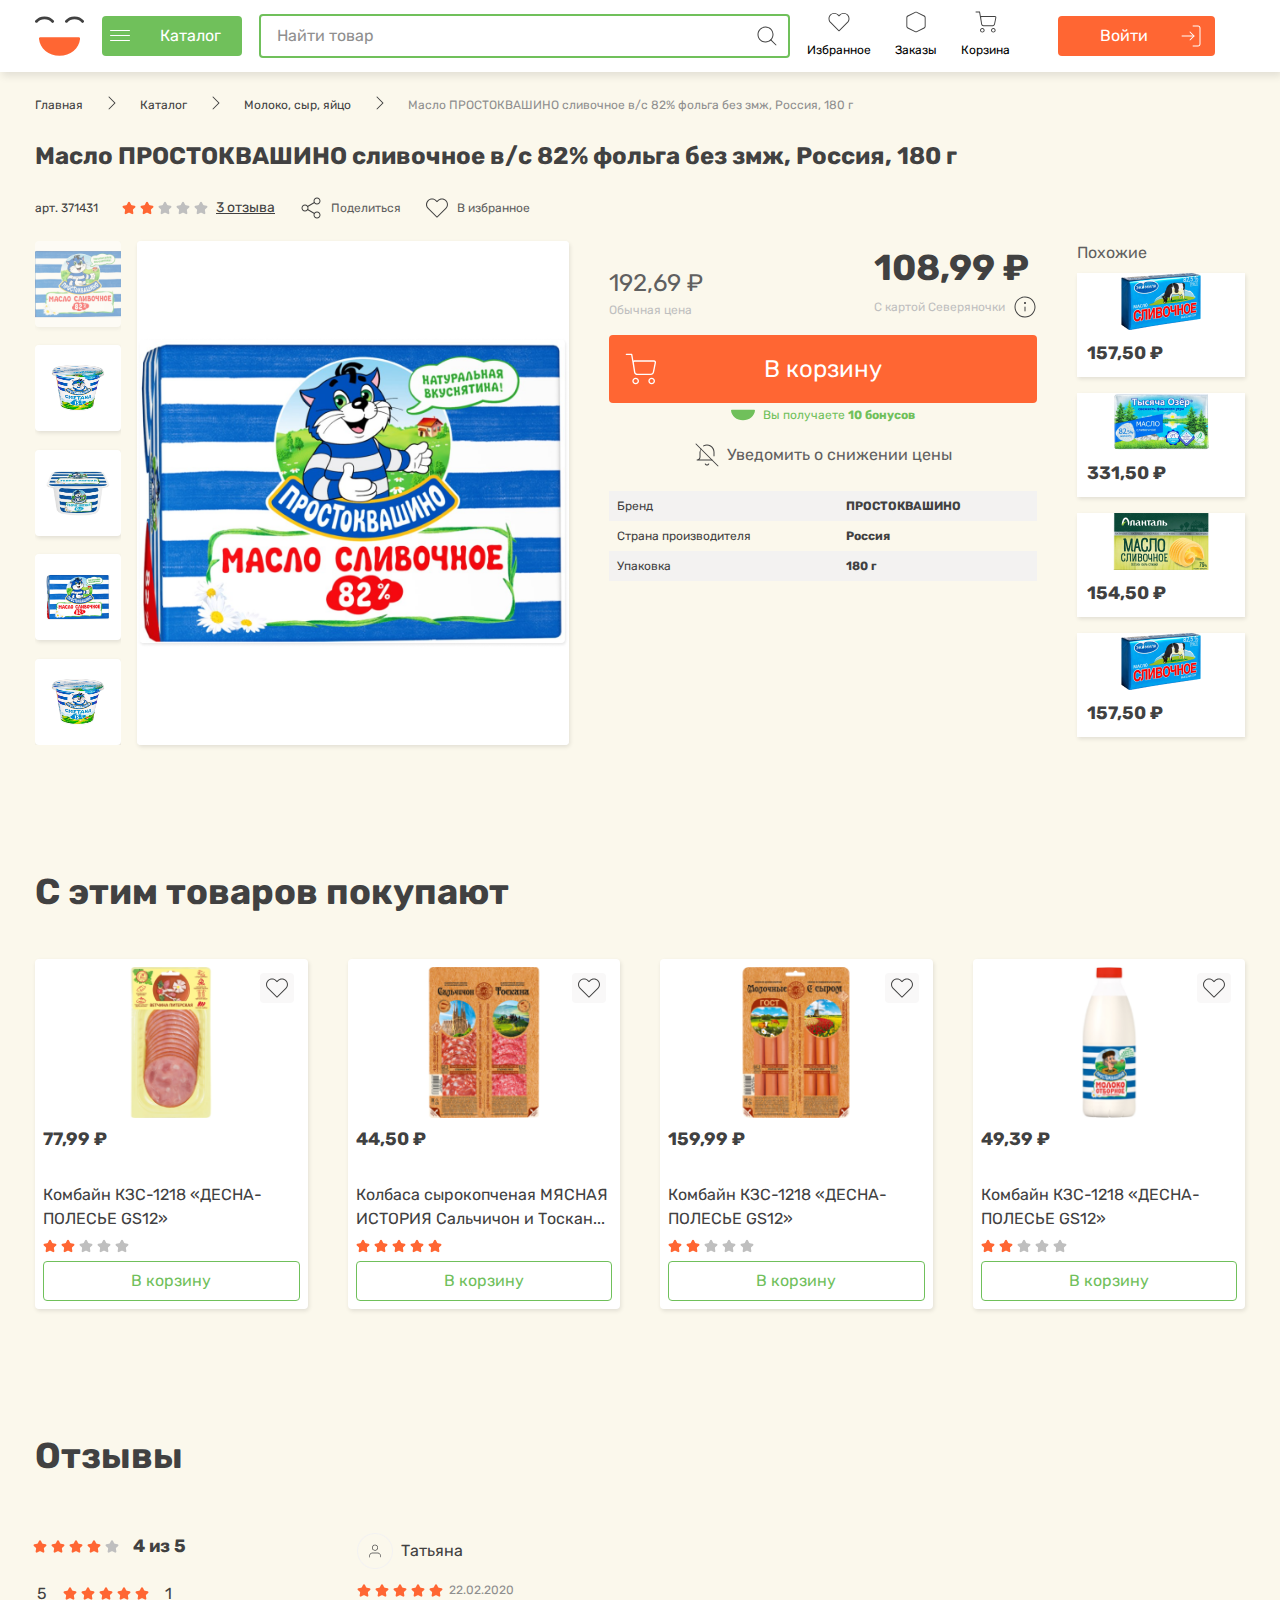
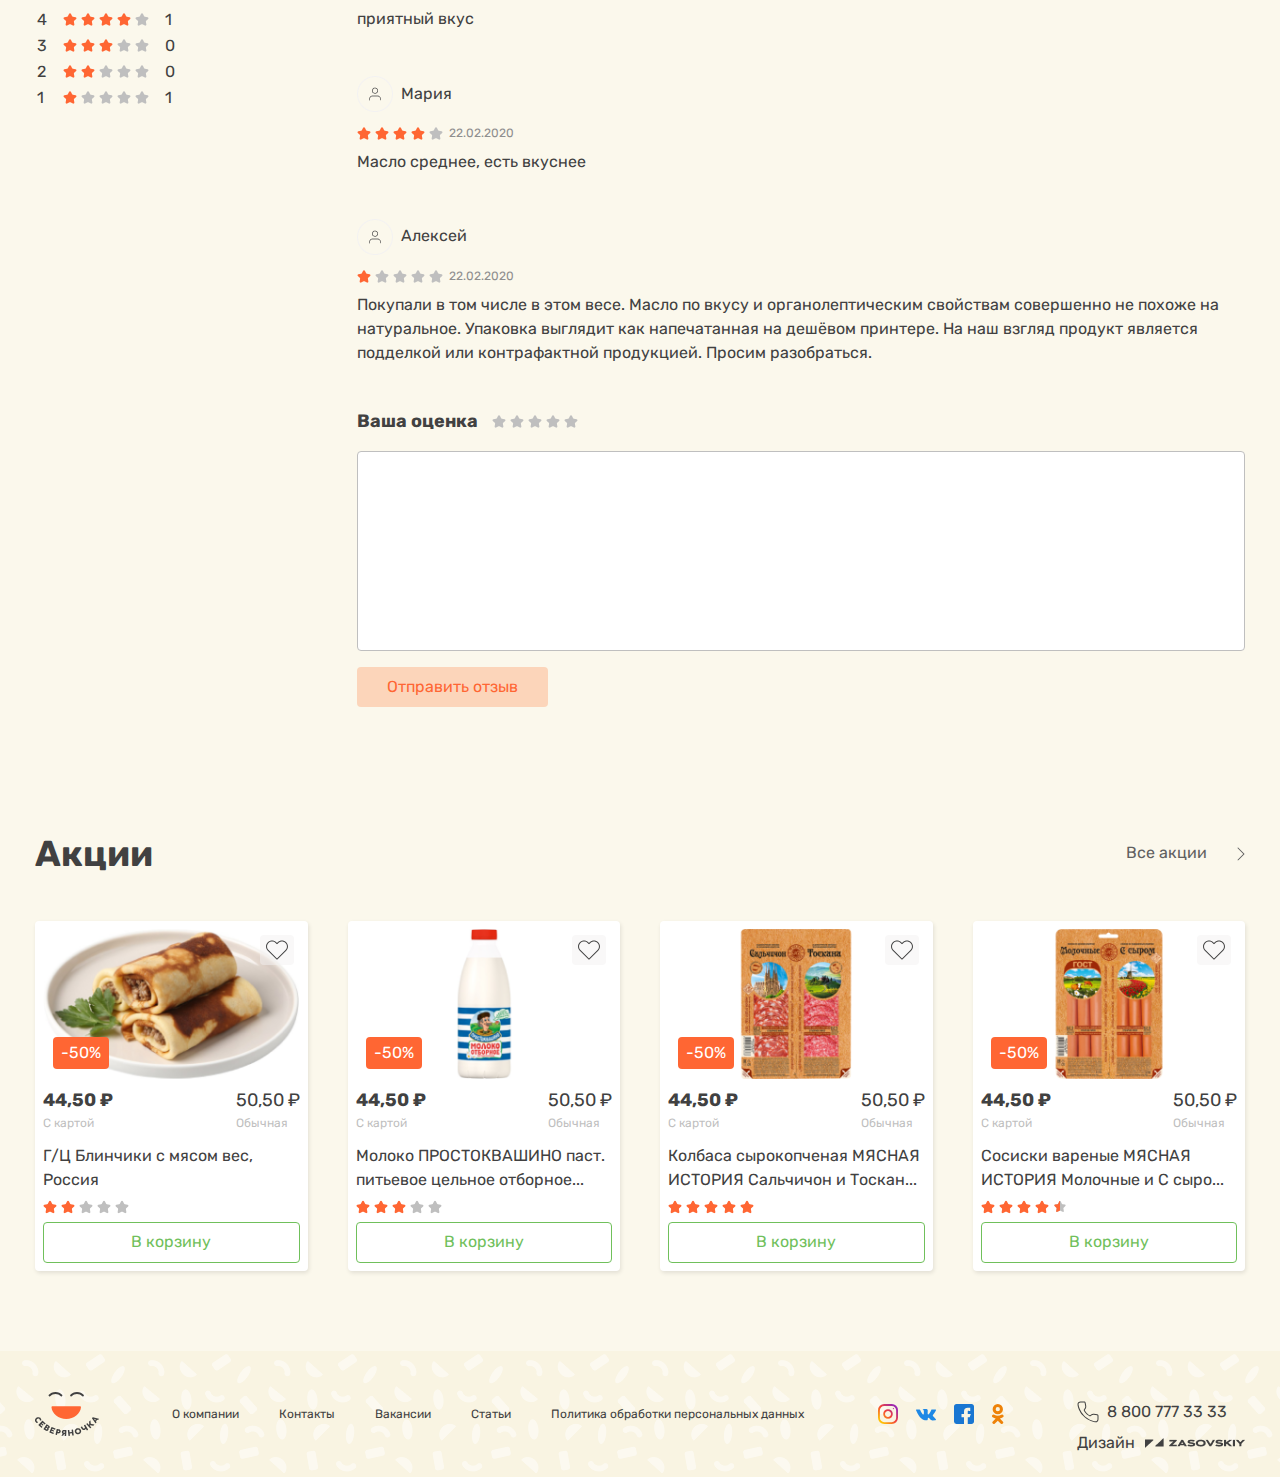
<file: product.html>
<!DOCTYPE html>
<html lang="ru">
  <head>
    <meta charset="UTF-8">
    <meta http-equiv="X-UA-Compatible" content="IE=edge">
    <meta name="viewport" content="width=device-width, initial-scale=1.0">
    <meta name="description" content="описание магазина">
    <meta name="keywords" content="ключевое-слово-1, ключевое-слово-2">
    <title>Продукт | Северяночка</title>
    <link rel="preload" href="./fonts/Rubik-Bold.woff2" as="font">
    <link rel="preload" href="./fonts/Rubik-Regular.woff2" as="font">
    <link rel="shortcut icon" href="./images/favicon.ico">
    <link rel="stylesheet" href="./css/style.min.css">
    <script defer src="https://api-maps.yandex.ru/2.1/?apikey=8a668916-04d0-4f25-8d4a-b97888776387&amp;lang=ru_RU"></script>
    <script defer src="./js/main.min.js"></script>
  </head>
  <body>
    <aside class="mobile-menu">
      <div class="container mobile-menu__container">
        <div class="mobile-menu__row">
          <nav class="nav main-nav">
            <ul class="nav__list main-nav__list">
              <li class="nav__item nav-item main-nav-item"><a class="nav-item__link main-nav-item__link" href="./catalog.html"><svg class="nav-item__icon main-nav-item__icon" width="25" height="24" viewBox="0 0 25 24" fill="none" xmlns="http://www.w3.org/2000/svg">
<path fill-rule="evenodd" clip-rule="evenodd" d="M3 12C3 11.7239 3.22386 11.5 3.5 11.5H21.5C21.7761 11.5 22 11.7239 22 12C22 12.2761 21.7761 12.5 21.5 12.5H3.5C3.22386 12.5 3 12.2761 3 12Z" fill="#414141"/>
<path fill-rule="evenodd" clip-rule="evenodd" d="M3 6C3 5.72386 3.22386 5.5 3.5 5.5H21.5C21.7761 5.5 22 5.72386 22 6C22 6.27614 21.7761 6.5 21.5 6.5H3.5C3.22386 6.5 3 6.27614 3 6Z" fill="#414141"/>
<path fill-rule="evenodd" clip-rule="evenodd" d="M3 18C3 17.7239 3.22386 17.5 3.5 17.5H21.5C21.7761 17.5 22 17.7239 22 18C22 18.2761 21.7761 18.5 21.5 18.5H3.5C3.22386 18.5 3 18.2761 3 18Z" fill="#414141"/>
</svg><span class="nav-item__text main-nav-item__text">Каталог</span></a></li>
              <li class="nav__item nav-item main-nav-item"><a class="nav-item__link main-nav-item__link" href="./favourites.html"><svg class="nav-item__icon main-nav-item__icon" width="23" height="20" viewBox="0 0 23 20" fill="none" xmlns="http://www.w3.org/2000/svg">
<path fill-rule="evenodd" clip-rule="evenodd" d="M12.2046 2.25644C13.3299 1.13067 14.8564 0.498169 16.4482 0.498169C18.0399 0.498169 19.5664 1.13063 20.6916 2.25636C21.8174 3.38164 22.45 4.90829 22.45 6.49999C22.45 8.09174 21.8175 9.61826 20.6917 10.7435C20.6917 10.7436 20.6917 10.7435 20.6917 10.7435L11.8517 19.5835C11.6565 19.7788 11.3399 19.7788 11.1446 19.5835L2.30461 10.7435C-0.0390375 8.3999 -0.0390373 4.60009 2.30461 2.25644C4.64826 -0.0872086 8.44807 -0.0872087 10.7917 2.25644L11.4982 2.96289L12.2046 2.25644C12.2046 2.25641 12.2046 2.25647 12.2046 2.25644ZM16.4482 1.49817C15.1217 1.49817 13.8496 2.02528 12.9118 2.96346L11.8517 4.02355C11.758 4.11732 11.6308 4.16999 11.4982 4.16999C11.3656 4.16999 11.2384 4.11732 11.1446 4.02355L10.0846 2.96355C8.13149 1.01042 4.96484 1.01042 3.01172 2.96355C1.05859 4.91667 1.05859 8.08332 3.01172 10.0364L11.4982 18.5229L19.9846 10.0364C20.9228 9.09869 21.45 7.82648 21.45 6.49999C21.45 5.17351 20.9229 3.90138 19.9847 2.96363C19.0469 2.02544 17.7747 1.49817 16.4482 1.49817Z" fill="#414141"/>
</svg><span class="nav-item__text main-nav-item__text">Избранное</span><span class="nav-item__count main-nav-item__count favourite-link__count"></span></a></li>
              <li class="nav__item nav-item main-nav-item"><a class="nav-item__link main-nav-item__link" href="#"><svg class="nav-item__icon main-nav-item__icon" width="22" height="24" viewBox="0 0 22 24" fill="none" xmlns="http://www.w3.org/2000/svg">
<path fill-rule="evenodd" clip-rule="evenodd" d="M10.3325 1.89776C10.3324 1.89785 10.3327 1.89767 10.3325 1.89776L2.33366 5.89721L2.33255 5.89776C1.82288 6.15102 1.50045 6.67089 1.50005 7.24V16.7635C1.49608 17.3334 1.81541 17.8563 2.32416 18.113C2.32387 18.1129 2.32445 18.1132 2.32416 18.113L10.3237 22.1128C10.7462 22.3242 11.2438 22.3243 11.6663 22.1129L19.6664 18.1128L19.6675 18.1122C20.1773 17.8589 20.4997 17.3389 20.5 16.7697V7.24026C20.4997 6.67105 20.1773 6.15106 19.6675 5.89776L19.6664 5.89721L11.6675 1.89776C11.6674 1.89767 11.6677 1.89786 11.6675 1.89776C11.2474 1.6892 10.7527 1.68919 10.3325 1.89776ZM9.88755 1.00223C10.5883 0.654 11.4118 0.654 12.1125 1.00223L12.1137 1.00278L20.1125 5.00223C20.1124 5.00215 20.1127 5.00231 20.1125 5.00223C20.9618 5.42448 21.4995 6.29123 21.5 7.23973V16.77C21.4995 17.7184 20.9624 18.5852 20.1132 19.0074C20.113 19.0075 20.1134 19.0073 20.1132 19.0074L12.1138 23.0071C12.1138 23.0072 12.1138 23.0071 12.1138 23.0071C11.4097 23.3594 10.5806 23.3595 9.87644 23.0072C9.87639 23.0072 9.87649 23.0072 9.87644 23.0072L1.87644 19.0072L1.87506 19.0065C1.02685 18.5791 0.494133 17.708 0.500049 16.7584V7.24C0.500552 6.29154 1.03772 5.4248 1.88695 5.00253C1.88675 5.00263 1.88715 5.00243 1.88695 5.00253L9.88644 1.00278L9.88755 1.00223Z" fill="#414141"/>
</svg><span class="nav-item__text main-nav-item__text">Заказы</span></a></li>
              <li class="nav__item nav-item main-nav-item"><a class="nav-item__link main-nav-item__link basket-link" href="#"><svg class="nav-item__icon main-nav-item__icon" width="24" height="24" viewBox="0 0 24 24" fill="none" xmlns="http://www.w3.org/2000/svg">
<path fill-rule="evenodd" clip-rule="evenodd" d="M5.5 21C5.5 19.6193 6.61929 18.5 8 18.5C9.38071 18.5 10.5 19.6193 10.5 21C10.5 22.3807 9.38071 23.5 8 23.5C6.61929 23.5 5.5 22.3807 5.5 21ZM8 19.5C7.17157 19.5 6.5 20.1716 6.5 21C6.5 21.8284 7.17157 22.5 8 22.5C8.82843 22.5 9.5 21.8284 9.5 21C9.5 20.1716 8.82843 19.5 8 19.5Z" fill="#414141"/>
<path fill-rule="evenodd" clip-rule="evenodd" d="M17.5 21C17.5 19.6193 18.6193 18.5 20 18.5C21.3807 18.5 22.5 19.6193 22.5 21C22.5 22.3807 21.3807 23.5 20 23.5C18.6193 23.5 17.5 22.3807 17.5 21ZM20 19.5C19.1716 19.5 18.5 20.1716 18.5 21C18.5 21.8284 19.1716 22.5 20 22.5C20.8284 22.5 21.5 21.8284 21.5 21C21.5 20.1716 20.8284 19.5 20 19.5Z" fill="#414141"/>
<path fill-rule="evenodd" clip-rule="evenodd" d="M1 0.5C0.723858 0.5 0.5 0.723858 0.5 1C0.5 1.27614 0.723858 1.5 1 1.5H4.58051C5.33783 5.79147 6.10333 10.0643 6.74931 14.3709C6.93288 15.5947 7.98416 16.5 9.22165 16.5H19.3597C20.5514 16.5 21.5774 15.6588 21.8111 14.4903L23.2503 7.29417C23.436 6.36599 22.726 5.5 21.7795 5.5H7.16046C6.8575 5.5 6.57797 5.58901 6.34436 5.74093L5.49239 0.913107C5.45023 0.674179 5.24262 0.5 5 0.5H1ZM6.666 7.07417C6.62065 6.77187 6.85478 6.5 7.16046 6.5H21.7795C22.095 6.5 22.3316 6.78866 22.2698 7.09806L20.8305 14.2942C20.6903 14.9953 20.0747 15.5 19.3597 15.5H9.22165C8.47916 15.5 7.84839 14.9568 7.73825 14.2225L6.666 7.07417Z" fill="#414141"/>
</svg><span class="nav-item__text main-nav-item__text">Корзина</span><span class="nav-item__count main-nav-item__count basket-link__count basket-count"></span></a></li>
            </ul>
          </nav>
          <div class="profile header__profile unlogined">
            <button class="profile__login login-btn activate-popup" type="button" data-popup-selector=".popup-login"><span class="login-btn__text">Войти</span><svg width="24" height="24" viewBox="0 0 24 24" fill="none" xmlns="http://www.w3.org/2000/svg">
<path fill-rule="evenodd" clip-rule="evenodd" d="M13.5 2C13.5 1.72386 13.7239 1.5 14 1.5H19C20.3807 1.5 21.5 2.61929 21.5 4V20C21.5 21.3807 20.3807 22.5 19 22.5H14C13.7239 22.5 13.5 22.2761 13.5 22C13.5 21.7239 13.7239 21.5 14 21.5H19C19.8284 21.5 20.5 20.8284 20.5 20V4C20.5 3.17157 19.8284 2.5 19 2.5H14C13.7239 2.5 13.5 2.27614 13.5 2Z" fill="white"/>
<path fill-rule="evenodd" clip-rule="evenodd" d="M10.6464 7.64645C10.8417 7.45118 11.1583 7.45118 11.3536 7.64645L15.3536 11.6464C15.5488 11.8417 15.5488 12.1583 15.3536 12.3536L11.3536 16.3536C11.1583 16.5488 10.8417 16.5488 10.6464 16.3536C10.4512 16.1583 10.4512 15.8417 10.6464 15.6464L14.2929 12L10.6464 8.35355C10.4512 8.15829 10.4512 7.84171 10.6464 7.64645Z" fill="white"/>
<path fill-rule="evenodd" clip-rule="evenodd" d="M2.5 12C2.5 11.7239 2.72386 11.5 3 11.5H15C15.2761 11.5 15.5 11.7239 15.5 12C15.5 12.2761 15.2761 12.5 15 12.5H3C2.72386 12.5 2.5 12.2761 2.5 12Z" fill="white"/>
</svg>
            </button>
          </div>
        </div>
      </div>
    </aside>
    <header class="header">
      <div class="header__top">
        <div class="container header__container">
          <div class="header__row"><a class="logo header__logo" href="./index.html">
              <picture>
                <source srcset="./images/logo-mobile.svg" media="(max-width: 1360px )"><img class="logo__img" src="./images/logo.svg" alt="logo">
              </picture></a>
            <button class="catalog-activate header__catalog-activate" type="button"><span class="burger catalog-activate__burger"></span><span class="catalog-activate__text">Каталог</span></button>
            <div class="search header__search">
              <input class="search__input" type="text" placeholder="Найти товар">
              <button class="search__icon" type="button"><svg width="24" height="24" viewBox="0 0 24 24" fill="none" xmlns="http://www.w3.org/2000/svg">
<path fill-rule="evenodd" clip-rule="evenodd" d="M2.5 10.5C2.5 6.08172 6.08172 2.5 10.5 2.5C14.9183 2.5 18.5 6.08172 18.5 10.5C18.5 14.9183 14.9183 18.5 10.5 18.5C6.08172 18.5 2.5 14.9183 2.5 10.5ZM10.5 3.5C6.63401 3.5 3.5 6.63401 3.5 10.5C3.5 14.366 6.63401 17.5 10.5 17.5C14.366 17.5 17.5 14.366 17.5 10.5C17.5 6.63401 14.366 3.5 10.5 3.5Z" fill="#414141"/>
<path fill-rule="evenodd" clip-rule="evenodd" d="M15.4463 15.4464C15.6415 15.2512 15.9581 15.2512 16.1534 15.4464L21.3534 20.6464C21.5486 20.8417 21.5486 21.1583 21.3534 21.3535C21.1581 21.5488 20.8415 21.5488 20.6463 21.3535L15.4463 16.1535C15.251 15.9583 15.251 15.6417 15.4463 15.4464Z" fill="#414141"/>
</svg>
              </button>
              <ul class="search__live-list live-list"></ul>
            </div>
            <nav class="nav main-nav">
              <ul class="nav__list main-nav__list">
                <li class="nav__item nav-item main-nav-item"><a class="nav-item__link main-nav-item__link favourite-link" href="./favourites.html"><svg class="nav-item__icon main-nav-item__icon" width="23" height="20" viewBox="0 0 23 20" fill="none" xmlns="http://www.w3.org/2000/svg">
<path fill-rule="evenodd" clip-rule="evenodd" d="M12.2046 2.25644C13.3299 1.13067 14.8564 0.498169 16.4482 0.498169C18.0399 0.498169 19.5664 1.13063 20.6916 2.25636C21.8174 3.38164 22.45 4.90829 22.45 6.49999C22.45 8.09174 21.8175 9.61826 20.6917 10.7435C20.6917 10.7436 20.6917 10.7435 20.6917 10.7435L11.8517 19.5835C11.6565 19.7788 11.3399 19.7788 11.1446 19.5835L2.30461 10.7435C-0.0390375 8.3999 -0.0390373 4.60009 2.30461 2.25644C4.64826 -0.0872086 8.44807 -0.0872087 10.7917 2.25644L11.4982 2.96289L12.2046 2.25644C12.2046 2.25641 12.2046 2.25647 12.2046 2.25644ZM16.4482 1.49817C15.1217 1.49817 13.8496 2.02528 12.9118 2.96346L11.8517 4.02355C11.758 4.11732 11.6308 4.16999 11.4982 4.16999C11.3656 4.16999 11.2384 4.11732 11.1446 4.02355L10.0846 2.96355C8.13149 1.01042 4.96484 1.01042 3.01172 2.96355C1.05859 4.91667 1.05859 8.08332 3.01172 10.0364L11.4982 18.5229L19.9846 10.0364C20.9228 9.09869 21.45 7.82648 21.45 6.49999C21.45 5.17351 20.9229 3.90138 19.9847 2.96363C19.0469 2.02544 17.7747 1.49817 16.4482 1.49817Z" fill="#414141"/>
</svg><span class="nav-item__text main-nav-item__text">Избранное</span><span class="nav-item__count main-nav-item__count favourite-link__count"></span></a></li>
                <li class="nav__item nav-item main-nav-item"><a class="nav-item__link main-nav-item__link" href="#"><svg class="nav-item__icon main-nav-item__icon" width="22" height="24" viewBox="0 0 22 24" fill="none" xmlns="http://www.w3.org/2000/svg">
<path fill-rule="evenodd" clip-rule="evenodd" d="M10.3325 1.89776C10.3324 1.89785 10.3327 1.89767 10.3325 1.89776L2.33366 5.89721L2.33255 5.89776C1.82288 6.15102 1.50045 6.67089 1.50005 7.24V16.7635C1.49608 17.3334 1.81541 17.8563 2.32416 18.113C2.32387 18.1129 2.32445 18.1132 2.32416 18.113L10.3237 22.1128C10.7462 22.3242 11.2438 22.3243 11.6663 22.1129L19.6664 18.1128L19.6675 18.1122C20.1773 17.8589 20.4997 17.3389 20.5 16.7697V7.24026C20.4997 6.67105 20.1773 6.15106 19.6675 5.89776L19.6664 5.89721L11.6675 1.89776C11.6674 1.89767 11.6677 1.89786 11.6675 1.89776C11.2474 1.6892 10.7527 1.68919 10.3325 1.89776ZM9.88755 1.00223C10.5883 0.654 11.4118 0.654 12.1125 1.00223L12.1137 1.00278L20.1125 5.00223C20.1124 5.00215 20.1127 5.00231 20.1125 5.00223C20.9618 5.42448 21.4995 6.29123 21.5 7.23973V16.77C21.4995 17.7184 20.9624 18.5852 20.1132 19.0074C20.113 19.0075 20.1134 19.0073 20.1132 19.0074L12.1138 23.0071C12.1138 23.0072 12.1138 23.0071 12.1138 23.0071C11.4097 23.3594 10.5806 23.3595 9.87644 23.0072C9.87639 23.0072 9.87649 23.0072 9.87644 23.0072L1.87644 19.0072L1.87506 19.0065C1.02685 18.5791 0.494133 17.708 0.500049 16.7584V7.24C0.500552 6.29154 1.03772 5.4248 1.88695 5.00253C1.88675 5.00263 1.88715 5.00243 1.88695 5.00253L9.88644 1.00278L9.88755 1.00223Z" fill="#414141"/>
</svg><span class="nav-item__text main-nav-item__text">Заказы</span></a></li>
                <li class="nav__item nav-item main-nav-item"><a class="nav-item__link main-nav-item__link basket-link" href="./basket.html"><svg class="nav-item__icon main-nav-item__icon" width="24" height="24" viewBox="0 0 24 24" fill="none" xmlns="http://www.w3.org/2000/svg">
<path fill-rule="evenodd" clip-rule="evenodd" d="M5.5 21C5.5 19.6193 6.61929 18.5 8 18.5C9.38071 18.5 10.5 19.6193 10.5 21C10.5 22.3807 9.38071 23.5 8 23.5C6.61929 23.5 5.5 22.3807 5.5 21ZM8 19.5C7.17157 19.5 6.5 20.1716 6.5 21C6.5 21.8284 7.17157 22.5 8 22.5C8.82843 22.5 9.5 21.8284 9.5 21C9.5 20.1716 8.82843 19.5 8 19.5Z" fill="#414141"/>
<path fill-rule="evenodd" clip-rule="evenodd" d="M17.5 21C17.5 19.6193 18.6193 18.5 20 18.5C21.3807 18.5 22.5 19.6193 22.5 21C22.5 22.3807 21.3807 23.5 20 23.5C18.6193 23.5 17.5 22.3807 17.5 21ZM20 19.5C19.1716 19.5 18.5 20.1716 18.5 21C18.5 21.8284 19.1716 22.5 20 22.5C20.8284 22.5 21.5 21.8284 21.5 21C21.5 20.1716 20.8284 19.5 20 19.5Z" fill="#414141"/>
<path fill-rule="evenodd" clip-rule="evenodd" d="M1 0.5C0.723858 0.5 0.5 0.723858 0.5 1C0.5 1.27614 0.723858 1.5 1 1.5H4.58051C5.33783 5.79147 6.10333 10.0643 6.74931 14.3709C6.93288 15.5947 7.98416 16.5 9.22165 16.5H19.3597C20.5514 16.5 21.5774 15.6588 21.8111 14.4903L23.2503 7.29417C23.436 6.36599 22.726 5.5 21.7795 5.5H7.16046C6.8575 5.5 6.57797 5.58901 6.34436 5.74093L5.49239 0.913107C5.45023 0.674179 5.24262 0.5 5 0.5H1ZM6.666 7.07417C6.62065 6.77187 6.85478 6.5 7.16046 6.5H21.7795C22.095 6.5 22.3316 6.78866 22.2698 7.09806L20.8305 14.2942C20.6903 14.9953 20.0747 15.5 19.3597 15.5H9.22165C8.47916 15.5 7.84839 14.9568 7.73825 14.2225L6.666 7.07417Z" fill="#414141"/>
</svg><span class="nav-item__text main-nav-item__text">Корзина</span><span class="nav-item__count main-nav-item__count basket-link__count basket-count"></span></a></li>
              </ul>
            </nav>
            <div class="profile header__profile unlogined">
              <button class="profile__login login-btn activate-popup" type="button" data-popup-selector=".popup-login"><span class="login-btn__text">Войти</span><svg width="24" height="24" viewBox="0 0 24 24" fill="none" xmlns="http://www.w3.org/2000/svg">
<path fill-rule="evenodd" clip-rule="evenodd" d="M13.5 2C13.5 1.72386 13.7239 1.5 14 1.5H19C20.3807 1.5 21.5 2.61929 21.5 4V20C21.5 21.3807 20.3807 22.5 19 22.5H14C13.7239 22.5 13.5 22.2761 13.5 22C13.5 21.7239 13.7239 21.5 14 21.5H19C19.8284 21.5 20.5 20.8284 20.5 20V4C20.5 3.17157 19.8284 2.5 19 2.5H14C13.7239 2.5 13.5 2.27614 13.5 2Z" fill="white"/>
<path fill-rule="evenodd" clip-rule="evenodd" d="M10.6464 7.64645C10.8417 7.45118 11.1583 7.45118 11.3536 7.64645L15.3536 11.6464C15.5488 11.8417 15.5488 12.1583 15.3536 12.3536L11.3536 16.3536C11.1583 16.5488 10.8417 16.5488 10.6464 16.3536C10.4512 16.1583 10.4512 15.8417 10.6464 15.6464L14.2929 12L10.6464 8.35355C10.4512 8.15829 10.4512 7.84171 10.6464 7.64645Z" fill="white"/>
<path fill-rule="evenodd" clip-rule="evenodd" d="M2.5 12C2.5 11.7239 2.72386 11.5 3 11.5H15C15.2761 11.5 15.5 11.7239 15.5 12C15.5 12.2761 15.2761 12.5 15 12.5H3C2.72386 12.5 2.5 12.2761 2.5 12Z" fill="white"/>
</svg>
              </button>
            </div>
          </div>
        </div>
      </div>
      <div class="header__bottom">
        <div class="catalog header__catalog">
          <div class="container catalog__container">
            <div class="catalog__row">
              <ul class="catalog-list catalog__list">
                <li class="catalog-list__item"><a class="catalog-list__link" href="./category.html">Молоко, сыр, яйцо</a></li>
                <li class="catalog-list__item"><a class="catalog-list__link" href="./category.html">Хлеб</a></li>
                <li class="catalog-list__item"><a class="catalog-list__link" href="./category.html">Фрукты и овощи</a></li>
                <li class="catalog-list__item"><a class="catalog-list__link" href="./category.html">Замороженные продукты</a></li>
              </ul>
              <ul class="catalog-list catalog__list">
                <li class="catalog-list__item"><a class="catalog-list__link" href="./category.html">Напитки</a></li>
                <li class="catalog-list__item"><a class="catalog-list__link" href="./category.html">Кондитерские изделия</a></li>
                <li class="catalog-list__item"><a class="catalog-list__link" href="./category.html">Чай, кофе</a></li>
              </ul>
              <ul class="catalog-list catalog__list">
                <li class="catalog-list__item"><a class="catalog-list__link" href="./category.html">Бакалея</a></li>
                <li class="catalog-list__item"><a class="catalog-list__link" href="./category.html">Здоровое питание</a></li>
                <li class="catalog-list__item"><a class="catalog-list__link" href="./category.html">Зоотовары</a></li>
              </ul>
              <ul class="catalog-list catalog__list">
                <li class="catalog-list__item"><a class="catalog-list__link" href="./category.html">Непродовольственные товары</a></li>
                <li class="catalog-list__item"><a class="catalog-list__link" href="./category.html">Детское питание</a></li>
                <li class="catalog-list__item"><a class="catalog-list__link" href="./category.html">Мясо, птица, колбаса</a></li>
              </ul>
            </div>
          </div>
        </div>
      </div>
    </header>
    <main class="main">
      <section class="product">
        <div class="container product__container">
          <div class="product__row">
            <div class="top-content">
              <ul class="top-content__bread-crumbs bread-crumbs">
                <li class="bread-crumbs__link-block link-block"><a class="link-block__link" href="./index.html">Главная</a>
                  <div class="link-block__arrow"><svg class="bread-crumbs__link-arrow" width="8" height="14" viewBox="0 0 8 14" fill="none" xmlns="http://www.w3.org/2000/svg">
<path fill-rule="evenodd" clip-rule="evenodd" d="M0.646447 0.646447C0.841709 0.451184 1.15829 0.451184 1.35355 0.646447L7.35355 6.64645C7.54882 6.84171 7.54882 7.15829 7.35355 7.35355L1.35355 13.3536C1.15829 13.5488 0.841709 13.5488 0.646447 13.3536C0.451184 13.1583 0.451184 12.8417 0.646447 12.6464L6.29289 7L0.646447 1.35355C0.451184 1.15829 0.451184 0.841709 0.646447 0.646447Z" fill="#414141"/>
</svg>
                  </div>
                </li>
                <li class="bread-crumbs__link-block link-block"><a class="link-block__link" href="./catalog.html">Каталог</a>
                  <div class="link-block__arrow"><svg class="bread-crumbs__link-arrow" width="8" height="14" viewBox="0 0 8 14" fill="none" xmlns="http://www.w3.org/2000/svg">
<path fill-rule="evenodd" clip-rule="evenodd" d="M0.646447 0.646447C0.841709 0.451184 1.15829 0.451184 1.35355 0.646447L7.35355 6.64645C7.54882 6.84171 7.54882 7.15829 7.35355 7.35355L1.35355 13.3536C1.15829 13.5488 0.841709 13.5488 0.646447 13.3536C0.451184 13.1583 0.451184 12.8417 0.646447 12.6464L6.29289 7L0.646447 1.35355C0.451184 1.15829 0.451184 0.841709 0.646447 0.646447Z" fill="#414141"/>
</svg>
                  </div>
                </li>
                <li class="bread-crumbs__link-block link-block"><a class="link-block__link" href="./category.html">Молоко, сыр, яйцо</a>
                  <div class="link-block__arrow"><svg class="bread-crumbs__link-arrow" width="8" height="14" viewBox="0 0 8 14" fill="none" xmlns="http://www.w3.org/2000/svg">
<path fill-rule="evenodd" clip-rule="evenodd" d="M0.646447 0.646447C0.841709 0.451184 1.15829 0.451184 1.35355 0.646447L7.35355 6.64645C7.54882 6.84171 7.54882 7.15829 7.35355 7.35355L1.35355 13.3536C1.15829 13.5488 0.841709 13.5488 0.646447 13.3536C0.451184 13.1583 0.451184 12.8417 0.646447 12.6464L6.29289 7L0.646447 1.35355C0.451184 1.15829 0.451184 0.841709 0.646447 0.646447Z" fill="#414141"/>
</svg>
                  </div>
                </li>
                <li class="bread-crumbs__link-block link-block"><a class="link-block__link">Масло ПРОСТОКВАШИНО сливочное в/с 82% фольга без змж, Россия, 180 г</a></li>
              </ul>
              <div class="top-content__title-block top-title-block">
                <h2 class="product__title top-title soft">Масло ПРОСТОКВАШИНО сливочное в/с 82% фольга без змж, Россия, 180 г</h2>
              </div>
            </div>
          </div>
          <div class="info-opts">
            <div class="info-opts__area info-opts__default-area">
              <div class="info-opts__block"><span class="info-opts__number">арт. <b>371431</b></span></div>
              <div class="info-opts__block">
                <div class="info-opts__raiting raiting">
                  <div class="raiting__stars"><svg class="raiting__star star star-filled" width="14" height="13" viewBox="0 0 14 13" fill="none" xmlns="http://www.w3.org/2000/svg">
<path d="M6.10326 0.816985C6.47008 0.0737389 7.52992 0.0737404 7.89674 0.816986L9.11847 3.29249C9.26413 3.58763 9.5457 3.7922 9.87141 3.83953L12.6033 4.2365C13.4235 4.35568 13.751 5.36365 13.1575 5.94219L11.1807 7.8691C10.945 8.09884 10.8375 8.42984 10.8931 8.75423L11.3598 11.4751C11.4999 12.292 10.6424 12.9149 9.90881 12.5293L7.46534 11.2446C7.17402 11.0915 6.82598 11.0915 6.53466 11.2446L4.09119 12.5293C3.35756 12.9149 2.50013 12.292 2.64024 11.4751L3.1069 8.75423C3.16254 8.42984 3.05499 8.09884 2.81931 7.8691L0.842496 5.94219C0.248979 5.36365 0.576491 4.35568 1.39671 4.2365L4.12859 3.83953C4.4543 3.7922 4.73587 3.58763 4.88153 3.29249L6.10326 0.816985Z" fill="#BFBFBF"/>
</svg><svg class="raiting__star star star-filled" width="14" height="13" viewBox="0 0 14 13" fill="none" xmlns="http://www.w3.org/2000/svg">
<path d="M6.10326 0.816985C6.47008 0.0737389 7.52992 0.0737404 7.89674 0.816986L9.11847 3.29249C9.26413 3.58763 9.5457 3.7922 9.87141 3.83953L12.6033 4.2365C13.4235 4.35568 13.751 5.36365 13.1575 5.94219L11.1807 7.8691C10.945 8.09884 10.8375 8.42984 10.8931 8.75423L11.3598 11.4751C11.4999 12.292 10.6424 12.9149 9.90881 12.5293L7.46534 11.2446C7.17402 11.0915 6.82598 11.0915 6.53466 11.2446L4.09119 12.5293C3.35756 12.9149 2.50013 12.292 2.64024 11.4751L3.1069 8.75423C3.16254 8.42984 3.05499 8.09884 2.81931 7.8691L0.842496 5.94219C0.248979 5.36365 0.576491 4.35568 1.39671 4.2365L4.12859 3.83953C4.4543 3.7922 4.73587 3.58763 4.88153 3.29249L6.10326 0.816985Z" fill="#BFBFBF"/>
</svg><svg class="raiting__star star" width="14" height="13" viewBox="0 0 14 13" fill="none" xmlns="http://www.w3.org/2000/svg">
<path d="M6.10326 0.816985C6.47008 0.0737389 7.52992 0.0737404 7.89674 0.816986L9.11847 3.29249C9.26413 3.58763 9.5457 3.7922 9.87141 3.83953L12.6033 4.2365C13.4235 4.35568 13.751 5.36365 13.1575 5.94219L11.1807 7.8691C10.945 8.09884 10.8375 8.42984 10.8931 8.75423L11.3598 11.4751C11.4999 12.292 10.6424 12.9149 9.90881 12.5293L7.46534 11.2446C7.17402 11.0915 6.82598 11.0915 6.53466 11.2446L4.09119 12.5293C3.35756 12.9149 2.50013 12.292 2.64024 11.4751L3.1069 8.75423C3.16254 8.42984 3.05499 8.09884 2.81931 7.8691L0.842496 5.94219C0.248979 5.36365 0.576491 4.35568 1.39671 4.2365L4.12859 3.83953C4.4543 3.7922 4.73587 3.58763 4.88153 3.29249L6.10326 0.816985Z" fill="#BFBFBF"/>
</svg><svg class="raiting__star star" width="14" height="13" viewBox="0 0 14 13" fill="none" xmlns="http://www.w3.org/2000/svg">
<path d="M6.10326 0.816985C6.47008 0.0737389 7.52992 0.0737404 7.89674 0.816986L9.11847 3.29249C9.26413 3.58763 9.5457 3.7922 9.87141 3.83953L12.6033 4.2365C13.4235 4.35568 13.751 5.36365 13.1575 5.94219L11.1807 7.8691C10.945 8.09884 10.8375 8.42984 10.8931 8.75423L11.3598 11.4751C11.4999 12.292 10.6424 12.9149 9.90881 12.5293L7.46534 11.2446C7.17402 11.0915 6.82598 11.0915 6.53466 11.2446L4.09119 12.5293C3.35756 12.9149 2.50013 12.292 2.64024 11.4751L3.1069 8.75423C3.16254 8.42984 3.05499 8.09884 2.81931 7.8691L0.842496 5.94219C0.248979 5.36365 0.576491 4.35568 1.39671 4.2365L4.12859 3.83953C4.4543 3.7922 4.73587 3.58763 4.88153 3.29249L6.10326 0.816985Z" fill="#BFBFBF"/>
</svg><svg class="raiting__star star" width="14" height="13" viewBox="0 0 14 13" fill="none" xmlns="http://www.w3.org/2000/svg">
<path d="M6.10326 0.816985C6.47008 0.0737389 7.52992 0.0737404 7.89674 0.816986L9.11847 3.29249C9.26413 3.58763 9.5457 3.7922 9.87141 3.83953L12.6033 4.2365C13.4235 4.35568 13.751 5.36365 13.1575 5.94219L11.1807 7.8691C10.945 8.09884 10.8375 8.42984 10.8931 8.75423L11.3598 11.4751C11.4999 12.292 10.6424 12.9149 9.90881 12.5293L7.46534 11.2446C7.17402 11.0915 6.82598 11.0915 6.53466 11.2446L4.09119 12.5293C3.35756 12.9149 2.50013 12.292 2.64024 11.4751L3.1069 8.75423C3.16254 8.42984 3.05499 8.09884 2.81931 7.8691L0.842496 5.94219C0.248979 5.36365 0.576491 4.35568 1.39671 4.2365L4.12859 3.83953C4.4543 3.7922 4.73587 3.58763 4.88153 3.29249L6.10326 0.816985Z" fill="#BFBFBF"/>
</svg>
                  </div><a class="raiting__link-reviews" href="#reviews">3 отзыва</a>
                </div>
              </div>
            </div>
            <div class="info-opts__area info-opts__advanced-area">
              <div class="info-opts__block"><a class="info-opts__advanced info-opts__share" href="#"><svg width="24" height="24" viewBox="0 0 24 24" fill="none" xmlns="http://www.w3.org/2000/svg">
<path fill-rule="evenodd" clip-rule="evenodd" d="M14.5 5C14.5 3.067 16.067 1.5 18 1.5C19.933 1.5 21.5 3.067 21.5 5C21.5 6.933 19.933 8.5 18 8.5C16.067 8.5 14.5 6.933 14.5 5ZM18 2.5C16.6193 2.5 15.5 3.61929 15.5 5C15.5 6.38071 16.6193 7.5 18 7.5C19.3807 7.5 20.5 6.38071 20.5 5C20.5 3.61929 19.3807 2.5 18 2.5Z" fill="#414141"/>
<path fill-rule="evenodd" clip-rule="evenodd" d="M2.5 12C2.5 10.067 4.067 8.5 6 8.5C7.933 8.5 9.5 10.067 9.5 12C9.5 13.933 7.933 15.5 6 15.5C4.067 15.5 2.5 13.933 2.5 12ZM6 9.5C4.61929 9.5 3.5 10.6193 3.5 12C3.5 13.3807 4.61929 14.5 6 14.5C7.38071 14.5 8.5 13.3807 8.5 12C8.5 10.6193 7.38071 9.5 6 9.5Z" fill="#414141"/>
<path fill-rule="evenodd" clip-rule="evenodd" d="M14.5 19C14.5 17.067 16.067 15.5 18 15.5C19.933 15.5 21.5 17.067 21.5 19C21.5 20.933 19.933 22.5 18 22.5C16.067 22.5 14.5 20.933 14.5 19ZM18 16.5C16.6193 16.5 15.5 17.6193 15.5 19C15.5 20.3807 16.6193 21.5 18 21.5C19.3807 21.5 20.5 20.3807 20.5 19C20.5 17.6193 19.3807 16.5 18 16.5Z" fill="#414141"/>
<path fill-rule="evenodd" clip-rule="evenodd" d="M8.15792 13.2583C8.29695 13.0197 8.60307 12.939 8.84166 13.078L15.6717 17.058C15.9103 17.197 15.991 17.5031 15.8519 17.7417C15.7129 17.9803 15.4068 18.061 15.1682 17.922L8.33819 13.942C8.0996 13.803 8.01889 13.4969 8.15792 13.2583Z" fill="#414141"/>
<path fill-rule="evenodd" clip-rule="evenodd" d="M15.8418 6.25799C15.981 6.49649 15.9004 6.80266 15.6619 6.94184L8.84194 10.9218C8.60344 11.061 8.29727 10.9805 8.15808 10.742C8.0189 10.5035 8.09941 10.1973 8.33791 10.0582L15.1579 6.07816C15.3964 5.93897 15.7026 6.01948 15.8418 6.25799Z" fill="#414141"/>
</svg><span class="info-opts__advanced-text">Поделиться</span></a></div>
              <div class="info-opts__block">
                <button class="info-opts__advanced info-opts__favourite to-favourite" type="button" title="Добавить товар в избранное"><svg width="24" height="24" viewBox="0 0 24 24" fill="none" xmlns="http://www.w3.org/2000/svg">
<path fill-rule="evenodd" clip-rule="evenodd" d="M12.7046 4.25644C13.8299 3.13067 15.3564 2.49817 16.9482 2.49817C18.5399 2.49817 20.0664 3.13063 21.1916 4.25636C22.3174 5.38164 22.95 6.90829 22.95 8.49999C22.95 10.0917 22.3175 11.6183 21.1917 12.7435C21.1917 12.7436 21.1917 12.7435 21.1917 12.7435L12.3517 21.5835C12.1565 21.7788 11.8399 21.7788 11.6446 21.5835L2.80461 12.7435C0.460963 10.3999 0.460963 6.60009 2.80461 4.25644C5.14826 1.91279 8.94807 1.91279 11.2917 4.25644L11.9982 4.96289L12.7046 4.25644C12.7046 4.25641 12.7046 4.25647 12.7046 4.25644ZM16.9482 3.49817C15.6217 3.49817 14.3496 4.02528 13.4118 4.96346L12.3517 6.02355C12.258 6.11732 12.1308 6.16999 11.9982 6.16999C11.8656 6.16999 11.7384 6.11732 11.6446 6.02355L10.5846 4.96355C8.63149 3.01042 5.46484 3.01042 3.51172 4.96355C1.55859 6.91667 1.55859 10.0833 3.51172 12.0364L11.9982 20.5229L20.4846 12.0364C21.4228 11.0987 21.95 9.82648 21.95 8.49999C21.95 7.17351 21.4229 5.90138 20.4847 4.96363C19.5469 4.02544 18.2747 3.49817 16.9482 3.49817Z" fill="#414141"/>
</svg><span class="info-opts__advanced-text">В избранное</span>
                </button>
              </div>
            </div>
          </div>
          <div class="product__content">
            <div class="product__view-info view-info">
              <div class="view-info__preview preview">
                <div class="preview__thumbs preview-thumbs">
                  <div class="preview-thumbs__row">
                    <div class="swiper preview-thumbs__slider">
                      <div class="swiper-wrapper">
                        <div class="swiper-slide"><img src="./images/product-slide-1.png" alt="маленькое фото продукта"></div>
                        <div class="swiper-slide"><img src="./images/product-slide-2.png" alt="маленькое фото продукта"></div>
                        <div class="swiper-slide"><img src="./images/product-slide-3.png" alt="маленькое фото продукта"></div>
                        <div class="swiper-slide"><img src="./images/product-slide-1.png" alt="маленькое фото продукта"></div>
                        <div class="swiper-slide"><img src="./images/product-slide-2.png" alt="маленькое фото продукта"></div>
                      </div>
                    </div>
                  </div>
                </div>
                <div class="preview__main preview-main">
                  <div class="preview-main__row">
                    <div class="swiper preview-main__slider">
                      <div class="swiper-wrapper">
                        <div class="swiper-slide f-panzoom zoom"><img class="f-panzoom__content" src="./images/product-slide-1.png" alt="фото продукта"></div>
                        <div class="swiper-slide f-panzoom zoom"><img class="f-panzoom__content" src="./images/product-slide-2.png" alt="фото продукта"></div>
                        <div class="swiper-slide f-panzoom zoom"><img class="f-panzoom__content" src="./images/product-slide-3.png" alt="фото продукта"></div>
                        <div class="swiper-slide f-panzoom zoom"><img class="f-panzoom__content" src="./images/product-slide-1.png" alt="фото продукта"></div>
                        <div class="swiper-slide f-panzoom zoom"><img class="f-panzoom__content" src="./images/product-slide-2.png" alt="фото продукта"></div>
                      </div>
                    </div>
                  </div>
                </div>
              </div>
            </div>
            <div class="product__full-info full-info">
              <div class="full-info__row">
                <div class="full-info__price info-price">
                  <div class="info-price__default">
                    <div class="info-price__default-price">192,69 ₽</div>
                    <div class="info-price__notice info-price__default-notice">
                       Обычная цена</div>
                  </div>
                  <div class="info-price__card">
                    <div class="info-price__card-price">108,99 ₽</div>
                    <div class="info-price__notice info-price__card-notice">
                       С картой Северяночки<svg  class="info-price__notice-icon" width="24" height="24" viewBox="0 0 24 24" fill="none" xmlns="http://www.w3.org/2000/svg">
<path fill-rule="evenodd" clip-rule="evenodd" d="M1.5 12C1.5 6.20101 6.20101 1.5 12 1.5C17.799 1.5 22.5 6.20101 22.5 12C22.5 17.799 17.799 22.5 12 22.5C6.20101 22.5 1.5 17.799 1.5 12ZM12 2.5C6.75329 2.5 2.5 6.75329 2.5 12C2.5 17.2467 6.75329 21.5 12 21.5C17.2467 21.5 21.5 17.2467 21.5 12C21.5 6.75329 17.2467 2.5 12 2.5Z" fill="#414141"/>
<path fill-rule="evenodd" clip-rule="evenodd" d="M12 11.5C12.2761 11.5 12.5 11.7239 12.5 12V16C12.5 16.2761 12.2761 16.5 12 16.5C11.7239 16.5 11.5 16.2761 11.5 16V12C11.5 11.7239 11.7239 11.5 12 11.5Z" fill="#414141"/>
<path d="M13 8C13 8.55228 12.5523 9 12 9C11.4477 9 11 8.55228 11 8C11 7.44772 11.4477 7 12 7C12.5523 7 13 7.44772 13 8Z" fill="#414141"/>
</svg>
                    </div>
                  </div>
                </div>
                <div class="full-info__basket-btn-block shop-item">
                  <button class="full-info__basket-btn to-basket-btn" type="button"><svg class="full-info__basket-btn-icon" width="32" height="32" viewBox="0 0 32 32" fill="none" xmlns="http://www.w3.org/2000/svg">
<path fill-rule="evenodd" clip-rule="evenodd" d="M7.33337 28C7.33337 26.1591 8.82576 24.6667 10.6667 24.6667C12.5077 24.6667 14 26.1591 14 28C14 29.841 12.5077 31.3333 10.6667 31.3333C8.82576 31.3333 7.33337 29.841 7.33337 28ZM10.6667 26C9.56214 26 8.66671 26.8954 8.66671 28C8.66671 29.1046 9.56214 30 10.6667 30C11.7713 30 12.6667 29.1046 12.6667 28C12.6667 26.8954 11.7713 26 10.6667 26Z" fill="white"/>
<path fill-rule="evenodd" clip-rule="evenodd" d="M23.3334 28C23.3334 26.1591 24.8258 24.6667 26.6667 24.6667C28.5077 24.6667 30 26.1591 30 28C30 29.841 28.5077 31.3333 26.6667 31.3333C24.8258 31.3333 23.3334 29.841 23.3334 28ZM26.6667 26C25.5621 26 24.6667 26.8954 24.6667 28C24.6667 29.1046 25.5621 30 26.6667 30C27.7713 30 28.6667 29.1046 28.6667 28C28.6667 26.8954 27.7713 26 26.6667 26Z" fill="white"/>
<path fill-rule="evenodd" clip-rule="evenodd" d="M1.33329 0.666672C0.965103 0.666672 0.666626 0.965149 0.666626 1.33334C0.666626 1.70153 0.965103 2.00001 1.33329 2.00001H6.10731C7.11706 7.72197 8.13773 13.4191 8.99904 19.1611C9.2438 20.7929 10.6455 22 12.2955 22H25.8129C27.4018 22 28.7698 20.8785 29.0815 19.3204L31.0004 9.72557C31.2479 8.48799 30.3014 7.33334 29.0393 7.33334H9.54725C9.1433 7.33334 8.77059 7.45202 8.45911 7.65458L7.32315 1.21748C7.26693 0.89891 6.99012 0.666672 6.66663 0.666672H1.33329ZM8.88795 9.43223C8.82749 9.02916 9.13967 8.66667 9.54725 8.66667H29.0393C29.46 8.66667 29.7755 9.05155 29.693 9.46408L27.774 19.0589C27.587 19.9938 26.7662 20.6667 25.8129 20.6667H12.2955C11.3055 20.6667 10.4645 19.9424 10.3176 18.9634L8.88795 9.43223Z" fill="white"/>
</svg><span>В корзину</span>
                  </button>
                  <div class="shop-card__manipulate-with-basket manipulate-with-basket">
                    <button class="manipulate-with-basket__decrease basket-decrease"><svg width="30" height="30" viewBox="0 0 24 24" fill="none" xmlns="http://www.w3.org/2000/svg">
<path fill-rule="evenodd" clip-rule="evenodd" d="M4.5 12C4.5 11.7239 4.72386 11.5 5 11.5H19C19.2761 11.5 19.5 11.7239 19.5 12C19.5 12.2761 19.2761 12.5 19 12.5H5C4.72386 12.5 4.5 12.2761 4.5 12Z" fill="white"/>
</svg>
                    </button><span class="manipulate-with-basket__count"></span>
                    <button class="manipulate-with-basket__update basket-update"><svg width="30" height="30" viewBox="0 0 24 24" fill="none" xmlns="http://www.w3.org/2000/svg">
<path fill-rule="evenodd" clip-rule="evenodd" d="M12 4.5C12.2761 4.5 12.5 4.72386 12.5 5V19C12.5 19.2761 12.2761 19.5 12 19.5C11.7239 19.5 11.5 19.2761 11.5 19V5C11.5 4.72386 11.7239 4.5 12 4.5Z" fill="white"/>
<path fill-rule="evenodd" clip-rule="evenodd" d="M4.5 12C4.5 11.7239 4.72386 11.5 5 11.5H19C19.2761 11.5 19.5 11.7239 19.5 12C19.5 12.2761 19.2761 12.5 19 12.5H5C4.72386 12.5 4.5 12.2761 4.5 12Z" fill="white"/>
</svg>
                    </button>
                  </div>
                </div>
                <div class="basket-notice"><svg class="basket-notice__icon" width="24" height="24" viewBox="0 0 24 24" fill="none" xmlns="http://www.w3.org/2000/svg">
<path d="M23.1883 6.66661H0.811961C0.343143 6.66661 -0.0396916 7.05823 0.0033005 7.52051C0.494639 13.0113 5.67826 17.3333 12.0001 17.3333C18.322 17.3333 23.5056 13.0133 23.997 7.52051C24.0379 7.05823 23.6571 6.66661 23.1883 6.66661Z" fill="#70C05B"/>
</svg><span>Вы получаете <b>10 бонусов</b></span>
                </div>
                <div class="full-info__get-notification-block">
                  <button class="full-info__get-notification" type="button"><svg class="full-info__get-notification-icon icon-add" width="24" height="24" viewBox="0 0 24 24" fill="none" xmlns="http://www.w3.org/2000/svg">
<path fill-rule="evenodd" clip-rule="evenodd" d="M15.2778 3.3842C13.2821 2.21815 10.8173 2.19959 8.80431 3.33546C8.56381 3.47116 8.25884 3.38621 8.12313 3.14572C7.98743 2.90522 8.07238 2.60025 8.31288 2.46454C10.6356 1.15392 13.4796 1.17534 15.7823 2.52079C18.085 3.86623 19.5 6.3333 19.4986 9.00026L18.9986 9H19.4986V9.00026V13C19.4986 13.2761 19.2747 13.5 18.9986 13.5C18.7225 13.5 18.4986 13.2761 18.4986 13V9L18.4986 8.99975C18.4998 6.68838 17.2734 4.55026 15.2778 3.3842ZM6.00937 5.33572C6.25474 5.46239 6.35096 5.764 6.22429 6.00937C5.74707 6.93372 5.49869 7.95911 5.5 8.99937L5.5 9L5.5 14C5.5 14.9793 5.09777 15.8647 4.44949 16.5H17C17.2761 16.5 17.5 16.7239 17.5 17C17.5 17.2761 17.2761 17.5 17 17.5H2C1.72386 17.5 1.5 17.2761 1.5 17C1.5 16.7239 1.72386 16.5 2 16.5C3.38071 16.5 4.5 15.3807 4.5 14V9.00025M10.0191 20.5675C10.258 20.4289 10.5639 20.5103 10.7025 20.7491C10.9708 21.2117 11.4652 21.4965 12 21.4965C12.5348 21.4965 13.0292 21.2117 13.2975 20.7491C13.4361 20.5103 13.742 20.4289 13.9809 20.5675C14.2197 20.7061 14.3011 21.012 14.1625 21.2509C13.7153 22.0219 12.8913 22.4965 12 22.4965C11.1087 22.4965 10.2847 22.0219 9.8375 21.2509C9.69894 21.012 9.78025 20.7061 10.0191 20.5675Z" fill="#414141"/>
<path fill-rule="evenodd" clip-rule="evenodd" d="M0.646447 0.646447C0.841709 0.451184 1.15829 0.451184 1.35355 0.646447L23.3536 22.6464C23.5488 22.8417 23.5488 23.1583 23.3536 23.3536C23.1583 23.5488 22.8417 23.5488 22.6464 23.3536L0.646447 1.35355C0.451184 1.15829 0.451184 0.841709 0.646447 0.646447Z" fill="#414141"/>
</svg>
<svg class="full-info__get-notification-icon icon-remove" width="24" height="24" viewBox="0 0 24 24" fill="none" xmlns="http://www.w3.org/2000/svg">
<path fill-rule="evenodd" clip-rule="evenodd" d="M12 2.5C8.41015 2.5 5.5 5.41015 5.5 9V14C5.5 14.9793 5.09777 15.8647 4.44949 16.5H19.5505C18.9022 15.8647 18.5 14.9793 18.5 14V9C18.5 5.41015 15.5899 2.5 12 2.5ZM22 16.5C20.6193 16.5 19.5 15.3807 19.5 14V9C19.5 4.85786 16.1421 1.5 12 1.5C7.85786 1.5 4.5 4.85786 4.5 9V14C4.5 15.3807 3.38071 16.5 2 16.5C1.72386 16.5 1.5 16.7239 1.5 17C1.5 17.2761 1.72386 17.5 2 17.5H22V16.5ZM9.83673 20.7504C9.92598 20.5955 10.0912 20.5 10.27 20.5H13.73C13.9088 20.5 14.074 20.5955 14.1633 20.7504C14.2525 20.9054 14.2522 21.0962 14.1625 21.2509C13.7153 22.0219 12.8913 22.4965 12 22.4965C11.1087 22.4965 10.2847 22.0219 9.8375 21.2509C9.74778 21.0962 9.74748 20.9054 9.83673 20.7504Z" fill="#414141"/>
</svg><span>Уведомить о снижении цены</span>
                  </button>
                </div>
                <div class="full-info__info-table info-table-block">
                  <table class="info-table-block__info-table info-table">
                    <tbody class="info-table__body">
                      <tr class="info-table__row">
                        <td class="info-table__column info-table__name">Бренд</td>
                        <td class="info-table__column info-table__value">ПРОСТОКВАШИНО</td>
                      </tr>
                      <tr class="info-table__row">
                        <td class="info-table__column info-table__name">Страна производителя</td>
                        <td class="info-table__column info-table__value">Россия</td>
                      </tr>
                      <tr class="info-table__row">
                        <td class="info-table__column info-table__name">Упаковка</td>
                        <td class="info-table__column info-table__value">180 г</td>
                      </tr>
                    </tbody>
                  </table>
                </div>
              </div>
            </div>
            <div class="product__similar similar-products">
              <h3 class="similar-products__title">Похожие</h3>
              <div class="similar-products__row"><a class="similar-products__product similar-product" href="./product.html">
                  <div class="similar-product__image">
                    <picture>
                      <source srcset="./images/similar-big-1.png 1x" media="(max-width: 1024px)" type="image/png">
                      <source srcset="./images/similar-1.png 1x" type="image/png"><img src="./images/similar-1.png" alt="похожий товар">
                    </picture>
                  </div>
                  <div class="similar-product__price">157,50 ₽</div></a><a class="similar-products__product similar-product" href="./product.html">
                  <div class="similar-product__image">
                    <picture>
                      <source srcset="./images/similar-big-2.png 1x" media="(max-width: 1024px)" type="image/png">
                      <source srcset="./images/similar-2.png 1x" type="image/png"><img src="./images/similar-2.png" alt="похожий товар">
                    </picture>
                  </div>
                  <div class="similar-product__price">331,50 ₽</div></a><a class="similar-products__product similar-product" href="./product.html">
                  <div class="similar-product__image">
                    <picture>
                      <source srcset="./images/similar-big-3.png 1x" media="(max-width: 1024px)" type="image/png">
                      <source srcset="./images/similar-3.png 1x" type="image/png"><img src="./images/similar-3.png" alt="похожий товар">
                    </picture>
                  </div>
                  <div class="similar-product__price">154,50 ₽</div></a><a class="similar-products__product similar-product" href="./product.html">
                  <div class="similar-product__image">
                    <picture>
                      <source srcset="./images/similar-big-1.png 1x" media="(max-width: 1024px)" type="image/png">
                      <source srcset="./images/similar-1.png 1x" type="image/png"><img src="./images/similar-1.png" alt="похожий товар">
                    </picture>
                  </div>
                  <div class="similar-product__price">157,50 ₽</div></a></div>
            </div>
          </div>
        </div>
      </section>
      <section class="also-buy">
        <div class="container also-buy__container">
          <div class="also-buy__row">
            <div class="shop-line">
              <div class="shop-line__top top-title-block">
                <h3 class="shop-line__title top-title">С этим товаров покупают</h3>
              </div>
              <div class="shop-line__content">
                <div class="shop-line__card shop-card shop-item">
                  <div class="shop-card__content"><a class="shop-card__link" href="./product.html" aria-label="карточка товара">
                      <div class="shop-card__image"><img src="./images/product-6.png" alt="product"></div>
                      <div class="shop-card__description">
                        <div class="shop-card__top">
                          <p class="shop-card__small-price price small-price">77,99 ₽</p>
                        </div>
                        <div class="shop-card__bottom">
                          <p class="shop-card__about">Комбайн КЗС-1218 «ДЕСНА-ПОЛЕСЬЕ GS12»</p>
                          <div class="shop-card__raiting raiting"><svg class="raiting__star star star-filled" width="14" height="13" viewBox="0 0 14 13" fill="none" xmlns="http://www.w3.org/2000/svg">
<path d="M6.10326 0.816985C6.47008 0.0737389 7.52992 0.0737404 7.89674 0.816986L9.11847 3.29249C9.26413 3.58763 9.5457 3.7922 9.87141 3.83953L12.6033 4.2365C13.4235 4.35568 13.751 5.36365 13.1575 5.94219L11.1807 7.8691C10.945 8.09884 10.8375 8.42984 10.8931 8.75423L11.3598 11.4751C11.4999 12.292 10.6424 12.9149 9.90881 12.5293L7.46534 11.2446C7.17402 11.0915 6.82598 11.0915 6.53466 11.2446L4.09119 12.5293C3.35756 12.9149 2.50013 12.292 2.64024 11.4751L3.1069 8.75423C3.16254 8.42984 3.05499 8.09884 2.81931 7.8691L0.842496 5.94219C0.248979 5.36365 0.576491 4.35568 1.39671 4.2365L4.12859 3.83953C4.4543 3.7922 4.73587 3.58763 4.88153 3.29249L6.10326 0.816985Z" fill="#BFBFBF"/>
</svg><svg class="raiting__star star star-filled" width="14" height="13" viewBox="0 0 14 13" fill="none" xmlns="http://www.w3.org/2000/svg">
<path d="M6.10326 0.816985C6.47008 0.0737389 7.52992 0.0737404 7.89674 0.816986L9.11847 3.29249C9.26413 3.58763 9.5457 3.7922 9.87141 3.83953L12.6033 4.2365C13.4235 4.35568 13.751 5.36365 13.1575 5.94219L11.1807 7.8691C10.945 8.09884 10.8375 8.42984 10.8931 8.75423L11.3598 11.4751C11.4999 12.292 10.6424 12.9149 9.90881 12.5293L7.46534 11.2446C7.17402 11.0915 6.82598 11.0915 6.53466 11.2446L4.09119 12.5293C3.35756 12.9149 2.50013 12.292 2.64024 11.4751L3.1069 8.75423C3.16254 8.42984 3.05499 8.09884 2.81931 7.8691L0.842496 5.94219C0.248979 5.36365 0.576491 4.35568 1.39671 4.2365L4.12859 3.83953C4.4543 3.7922 4.73587 3.58763 4.88153 3.29249L6.10326 0.816985Z" fill="#BFBFBF"/>
</svg><svg class="raiting__star star" width="14" height="13" viewBox="0 0 14 13" fill="none" xmlns="http://www.w3.org/2000/svg">
<path d="M6.10326 0.816985C6.47008 0.0737389 7.52992 0.0737404 7.89674 0.816986L9.11847 3.29249C9.26413 3.58763 9.5457 3.7922 9.87141 3.83953L12.6033 4.2365C13.4235 4.35568 13.751 5.36365 13.1575 5.94219L11.1807 7.8691C10.945 8.09884 10.8375 8.42984 10.8931 8.75423L11.3598 11.4751C11.4999 12.292 10.6424 12.9149 9.90881 12.5293L7.46534 11.2446C7.17402 11.0915 6.82598 11.0915 6.53466 11.2446L4.09119 12.5293C3.35756 12.9149 2.50013 12.292 2.64024 11.4751L3.1069 8.75423C3.16254 8.42984 3.05499 8.09884 2.81931 7.8691L0.842496 5.94219C0.248979 5.36365 0.576491 4.35568 1.39671 4.2365L4.12859 3.83953C4.4543 3.7922 4.73587 3.58763 4.88153 3.29249L6.10326 0.816985Z" fill="#BFBFBF"/>
</svg><svg class="raiting__star star" width="14" height="13" viewBox="0 0 14 13" fill="none" xmlns="http://www.w3.org/2000/svg">
<path d="M6.10326 0.816985C6.47008 0.0737389 7.52992 0.0737404 7.89674 0.816986L9.11847 3.29249C9.26413 3.58763 9.5457 3.7922 9.87141 3.83953L12.6033 4.2365C13.4235 4.35568 13.751 5.36365 13.1575 5.94219L11.1807 7.8691C10.945 8.09884 10.8375 8.42984 10.8931 8.75423L11.3598 11.4751C11.4999 12.292 10.6424 12.9149 9.90881 12.5293L7.46534 11.2446C7.17402 11.0915 6.82598 11.0915 6.53466 11.2446L4.09119 12.5293C3.35756 12.9149 2.50013 12.292 2.64024 11.4751L3.1069 8.75423C3.16254 8.42984 3.05499 8.09884 2.81931 7.8691L0.842496 5.94219C0.248979 5.36365 0.576491 4.35568 1.39671 4.2365L4.12859 3.83953C4.4543 3.7922 4.73587 3.58763 4.88153 3.29249L6.10326 0.816985Z" fill="#BFBFBF"/>
</svg><svg class="raiting__star star" width="14" height="13" viewBox="0 0 14 13" fill="none" xmlns="http://www.w3.org/2000/svg">
<path d="M6.10326 0.816985C6.47008 0.0737389 7.52992 0.0737404 7.89674 0.816986L9.11847 3.29249C9.26413 3.58763 9.5457 3.7922 9.87141 3.83953L12.6033 4.2365C13.4235 4.35568 13.751 5.36365 13.1575 5.94219L11.1807 7.8691C10.945 8.09884 10.8375 8.42984 10.8931 8.75423L11.3598 11.4751C11.4999 12.292 10.6424 12.9149 9.90881 12.5293L7.46534 11.2446C7.17402 11.0915 6.82598 11.0915 6.53466 11.2446L4.09119 12.5293C3.35756 12.9149 2.50013 12.292 2.64024 11.4751L3.1069 8.75423C3.16254 8.42984 3.05499 8.09884 2.81931 7.8691L0.842496 5.94219C0.248979 5.36365 0.576491 4.35568 1.39671 4.2365L4.12859 3.83953C4.4543 3.7922 4.73587 3.58763 4.88153 3.29249L6.10326 0.816985Z" fill="#BFBFBF"/>
</svg>
                          </div>
                        </div>
                      </div></a>
                    <button class="shop-card__favourite to-favourite" type="button"><svg class="to-favourite__icon" width="22" height="20" viewBox="0 0 22 20" fill="none" xmlns="http://www.w3.org/2000/svg">
<path fill-rule="evenodd" clip-rule="evenodd" d="M11.7046 2.25644C12.8299 1.13067 14.3564 0.498169 15.9482 0.498169C17.5399 0.498169 19.0664 1.13063 20.1916 2.25636C21.3174 3.38164 21.95 4.90829 21.95 6.49999C21.95 8.09174 21.3175 9.61826 20.1917 10.7435C20.1917 10.7436 20.1917 10.7435 20.1917 10.7435L11.3517 19.5835C11.1565 19.7788 10.8399 19.7788 10.6446 19.5835L1.80461 10.7435C-0.539037 8.3999 -0.539037 4.60009 1.80461 2.25644C4.14826 -0.0872086 7.94807 -0.0872087 10.2917 2.25644L10.9982 2.96289L11.7046 2.25644C11.7046 2.25641 11.7046 2.25647 11.7046 2.25644ZM15.9482 1.49817C14.6217 1.49817 13.3496 2.02528 12.4118 2.96346L11.3517 4.02355C11.258 4.11732 11.1308 4.16999 10.9982 4.16999C10.8656 4.16999 10.7384 4.11732 10.6446 4.02355L9.58461 2.96355C7.63149 1.01042 4.46484 1.01042 2.51172 2.96355C0.558594 4.91667 0.558594 8.08332 2.51172 10.0364L10.9982 18.5229L19.4846 10.0364C20.4228 9.09869 20.95 7.82648 20.95 6.49999C20.95 5.17351 20.4229 3.90138 19.4847 2.96363C18.5469 2.02544 17.2747 1.49817 15.9482 1.49817Z" fill="#414141"/>
</svg>
                    </button>
                    <button class="shop-card__to-basket to-basket-btn" type="button">В корзину</button>
                    <div class="shop-card__manipulate-with-basket manipulate-with-basket">
                      <button class="manipulate-with-basket__decrease basket-decrease"><svg width="24" height="24" viewBox="0 0 24 24" fill="none" xmlns="http://www.w3.org/2000/svg">
<path fill-rule="evenodd" clip-rule="evenodd" d="M4.5 12C4.5 11.7239 4.72386 11.5 5 11.5H19C19.2761 11.5 19.5 11.7239 19.5 12C19.5 12.2761 19.2761 12.5 19 12.5H5C4.72386 12.5 4.5 12.2761 4.5 12Z" fill="white"/>
</svg>
                      </button><span class="manipulate-with-basket__count"></span>
                      <button class="manipulate-with-basket__update basket-update"><svg width="24" height="24" viewBox="0 0 24 24" fill="none" xmlns="http://www.w3.org/2000/svg">
<path fill-rule="evenodd" clip-rule="evenodd" d="M12 4.5C12.2761 4.5 12.5 4.72386 12.5 5V19C12.5 19.2761 12.2761 19.5 12 19.5C11.7239 19.5 11.5 19.2761 11.5 19V5C11.5 4.72386 11.7239 4.5 12 4.5Z" fill="white"/>
<path fill-rule="evenodd" clip-rule="evenodd" d="M4.5 12C4.5 11.7239 4.72386 11.5 5 11.5H19C19.2761 11.5 19.5 11.7239 19.5 12C19.5 12.2761 19.2761 12.5 19 12.5H5C4.72386 12.5 4.5 12.2761 4.5 12Z" fill="white"/>
</svg>
                      </button>
                    </div>
                  </div>
                </div>
                <div class="shop-line__card shop-card shop-item">
                  <div class="shop-card__content"><a class="shop-card__link" href="./product.html" aria-label="карточка товара">
                      <div class="shop-card__image"><img src="./images/product-3.png" alt="product"></div>
                      <div class="shop-card__description">
                        <div class="shop-card__top">
                          <p class="shop-card__small-price price small-price">44,50 ₽</p>
                        </div>
                        <div class="shop-card__bottom">
                          <p class="shop-card__about">Колбаса сырокопченая МЯСНАЯ ИСТОРИЯ Сальчичон и Тоскан...</p>
                          <div class="shop-card__raiting raiting"><svg class="raiting__star star star-filled" width="14" height="13" viewBox="0 0 14 13" fill="none" xmlns="http://www.w3.org/2000/svg">
<path d="M6.10326 0.816985C6.47008 0.0737389 7.52992 0.0737404 7.89674 0.816986L9.11847 3.29249C9.26413 3.58763 9.5457 3.7922 9.87141 3.83953L12.6033 4.2365C13.4235 4.35568 13.751 5.36365 13.1575 5.94219L11.1807 7.8691C10.945 8.09884 10.8375 8.42984 10.8931 8.75423L11.3598 11.4751C11.4999 12.292 10.6424 12.9149 9.90881 12.5293L7.46534 11.2446C7.17402 11.0915 6.82598 11.0915 6.53466 11.2446L4.09119 12.5293C3.35756 12.9149 2.50013 12.292 2.64024 11.4751L3.1069 8.75423C3.16254 8.42984 3.05499 8.09884 2.81931 7.8691L0.842496 5.94219C0.248979 5.36365 0.576491 4.35568 1.39671 4.2365L4.12859 3.83953C4.4543 3.7922 4.73587 3.58763 4.88153 3.29249L6.10326 0.816985Z" fill="#BFBFBF"/>
</svg><svg class="raiting__star star star-filled" width="14" height="13" viewBox="0 0 14 13" fill="none" xmlns="http://www.w3.org/2000/svg">
<path d="M6.10326 0.816985C6.47008 0.0737389 7.52992 0.0737404 7.89674 0.816986L9.11847 3.29249C9.26413 3.58763 9.5457 3.7922 9.87141 3.83953L12.6033 4.2365C13.4235 4.35568 13.751 5.36365 13.1575 5.94219L11.1807 7.8691C10.945 8.09884 10.8375 8.42984 10.8931 8.75423L11.3598 11.4751C11.4999 12.292 10.6424 12.9149 9.90881 12.5293L7.46534 11.2446C7.17402 11.0915 6.82598 11.0915 6.53466 11.2446L4.09119 12.5293C3.35756 12.9149 2.50013 12.292 2.64024 11.4751L3.1069 8.75423C3.16254 8.42984 3.05499 8.09884 2.81931 7.8691L0.842496 5.94219C0.248979 5.36365 0.576491 4.35568 1.39671 4.2365L4.12859 3.83953C4.4543 3.7922 4.73587 3.58763 4.88153 3.29249L6.10326 0.816985Z" fill="#BFBFBF"/>
</svg><svg class="raiting__star star star-filled" width="14" height="13" viewBox="0 0 14 13" fill="none" xmlns="http://www.w3.org/2000/svg">
<path d="M6.10326 0.816985C6.47008 0.0737389 7.52992 0.0737404 7.89674 0.816986L9.11847 3.29249C9.26413 3.58763 9.5457 3.7922 9.87141 3.83953L12.6033 4.2365C13.4235 4.35568 13.751 5.36365 13.1575 5.94219L11.1807 7.8691C10.945 8.09884 10.8375 8.42984 10.8931 8.75423L11.3598 11.4751C11.4999 12.292 10.6424 12.9149 9.90881 12.5293L7.46534 11.2446C7.17402 11.0915 6.82598 11.0915 6.53466 11.2446L4.09119 12.5293C3.35756 12.9149 2.50013 12.292 2.64024 11.4751L3.1069 8.75423C3.16254 8.42984 3.05499 8.09884 2.81931 7.8691L0.842496 5.94219C0.248979 5.36365 0.576491 4.35568 1.39671 4.2365L4.12859 3.83953C4.4543 3.7922 4.73587 3.58763 4.88153 3.29249L6.10326 0.816985Z" fill="#BFBFBF"/>
</svg><svg class="raiting__star star star-filled" width="14" height="13" viewBox="0 0 14 13" fill="none" xmlns="http://www.w3.org/2000/svg">
<path d="M6.10326 0.816985C6.47008 0.0737389 7.52992 0.0737404 7.89674 0.816986L9.11847 3.29249C9.26413 3.58763 9.5457 3.7922 9.87141 3.83953L12.6033 4.2365C13.4235 4.35568 13.751 5.36365 13.1575 5.94219L11.1807 7.8691C10.945 8.09884 10.8375 8.42984 10.8931 8.75423L11.3598 11.4751C11.4999 12.292 10.6424 12.9149 9.90881 12.5293L7.46534 11.2446C7.17402 11.0915 6.82598 11.0915 6.53466 11.2446L4.09119 12.5293C3.35756 12.9149 2.50013 12.292 2.64024 11.4751L3.1069 8.75423C3.16254 8.42984 3.05499 8.09884 2.81931 7.8691L0.842496 5.94219C0.248979 5.36365 0.576491 4.35568 1.39671 4.2365L4.12859 3.83953C4.4543 3.7922 4.73587 3.58763 4.88153 3.29249L6.10326 0.816985Z" fill="#BFBFBF"/>
</svg><svg class="raiting__star star star-filled" width="14" height="13" viewBox="0 0 14 13" fill="none" xmlns="http://www.w3.org/2000/svg">
<path d="M6.10326 0.816985C6.47008 0.0737389 7.52992 0.0737404 7.89674 0.816986L9.11847 3.29249C9.26413 3.58763 9.5457 3.7922 9.87141 3.83953L12.6033 4.2365C13.4235 4.35568 13.751 5.36365 13.1575 5.94219L11.1807 7.8691C10.945 8.09884 10.8375 8.42984 10.8931 8.75423L11.3598 11.4751C11.4999 12.292 10.6424 12.9149 9.90881 12.5293L7.46534 11.2446C7.17402 11.0915 6.82598 11.0915 6.53466 11.2446L4.09119 12.5293C3.35756 12.9149 2.50013 12.292 2.64024 11.4751L3.1069 8.75423C3.16254 8.42984 3.05499 8.09884 2.81931 7.8691L0.842496 5.94219C0.248979 5.36365 0.576491 4.35568 1.39671 4.2365L4.12859 3.83953C4.4543 3.7922 4.73587 3.58763 4.88153 3.29249L6.10326 0.816985Z" fill="#BFBFBF"/>
</svg>
                          </div>
                        </div>
                      </div></a>
                    <button class="shop-card__favourite to-favourite" type="button"><svg class="to-favourite__icon" width="22" height="20" viewBox="0 0 22 20" fill="none" xmlns="http://www.w3.org/2000/svg">
<path fill-rule="evenodd" clip-rule="evenodd" d="M11.7046 2.25644C12.8299 1.13067 14.3564 0.498169 15.9482 0.498169C17.5399 0.498169 19.0664 1.13063 20.1916 2.25636C21.3174 3.38164 21.95 4.90829 21.95 6.49999C21.95 8.09174 21.3175 9.61826 20.1917 10.7435C20.1917 10.7436 20.1917 10.7435 20.1917 10.7435L11.3517 19.5835C11.1565 19.7788 10.8399 19.7788 10.6446 19.5835L1.80461 10.7435C-0.539037 8.3999 -0.539037 4.60009 1.80461 2.25644C4.14826 -0.0872086 7.94807 -0.0872087 10.2917 2.25644L10.9982 2.96289L11.7046 2.25644C11.7046 2.25641 11.7046 2.25647 11.7046 2.25644ZM15.9482 1.49817C14.6217 1.49817 13.3496 2.02528 12.4118 2.96346L11.3517 4.02355C11.258 4.11732 11.1308 4.16999 10.9982 4.16999C10.8656 4.16999 10.7384 4.11732 10.6446 4.02355L9.58461 2.96355C7.63149 1.01042 4.46484 1.01042 2.51172 2.96355C0.558594 4.91667 0.558594 8.08332 2.51172 10.0364L10.9982 18.5229L19.4846 10.0364C20.4228 9.09869 20.95 7.82648 20.95 6.49999C20.95 5.17351 20.4229 3.90138 19.4847 2.96363C18.5469 2.02544 17.2747 1.49817 15.9482 1.49817Z" fill="#414141"/>
</svg>
                    </button>
                    <button class="shop-card__to-basket to-basket-btn" type="button">В корзину</button>
                    <div class="shop-card__manipulate-with-basket manipulate-with-basket">
                      <button class="manipulate-with-basket__decrease basket-decrease"><svg width="24" height="24" viewBox="0 0 24 24" fill="none" xmlns="http://www.w3.org/2000/svg">
<path fill-rule="evenodd" clip-rule="evenodd" d="M4.5 12C4.5 11.7239 4.72386 11.5 5 11.5H19C19.2761 11.5 19.5 11.7239 19.5 12C19.5 12.2761 19.2761 12.5 19 12.5H5C4.72386 12.5 4.5 12.2761 4.5 12Z" fill="white"/>
</svg>
                      </button><span class="manipulate-with-basket__count"></span>
                      <button class="manipulate-with-basket__update basket-update"><svg width="24" height="24" viewBox="0 0 24 24" fill="none" xmlns="http://www.w3.org/2000/svg">
<path fill-rule="evenodd" clip-rule="evenodd" d="M12 4.5C12.2761 4.5 12.5 4.72386 12.5 5V19C12.5 19.2761 12.2761 19.5 12 19.5C11.7239 19.5 11.5 19.2761 11.5 19V5C11.5 4.72386 11.7239 4.5 12 4.5Z" fill="white"/>
<path fill-rule="evenodd" clip-rule="evenodd" d="M4.5 12C4.5 11.7239 4.72386 11.5 5 11.5H19C19.2761 11.5 19.5 11.7239 19.5 12C19.5 12.2761 19.2761 12.5 19 12.5H5C4.72386 12.5 4.5 12.2761 4.5 12Z" fill="white"/>
</svg>
                      </button>
                    </div>
                  </div>
                </div>
                <div class="shop-line__card shop-card shop-item">
                  <div class="shop-card__content"><a class="shop-card__link" href="./product.html" aria-label="карточка товара">
                      <div class="shop-card__image"><img src="./images/product-4.png" alt="product"></div>
                      <div class="shop-card__description">
                        <div class="shop-card__top">
                          <p class="shop-card__small-price price small-price">159,99 ₽</p>
                        </div>
                        <div class="shop-card__bottom">
                          <p class="shop-card__about">Комбайн КЗС-1218 «ДЕСНА-ПОЛЕСЬЕ GS12»</p>
                          <div class="shop-card__raiting raiting"><svg class="raiting__star star star-filled" width="14" height="13" viewBox="0 0 14 13" fill="none" xmlns="http://www.w3.org/2000/svg">
<path d="M6.10326 0.816985C6.47008 0.0737389 7.52992 0.0737404 7.89674 0.816986L9.11847 3.29249C9.26413 3.58763 9.5457 3.7922 9.87141 3.83953L12.6033 4.2365C13.4235 4.35568 13.751 5.36365 13.1575 5.94219L11.1807 7.8691C10.945 8.09884 10.8375 8.42984 10.8931 8.75423L11.3598 11.4751C11.4999 12.292 10.6424 12.9149 9.90881 12.5293L7.46534 11.2446C7.17402 11.0915 6.82598 11.0915 6.53466 11.2446L4.09119 12.5293C3.35756 12.9149 2.50013 12.292 2.64024 11.4751L3.1069 8.75423C3.16254 8.42984 3.05499 8.09884 2.81931 7.8691L0.842496 5.94219C0.248979 5.36365 0.576491 4.35568 1.39671 4.2365L4.12859 3.83953C4.4543 3.7922 4.73587 3.58763 4.88153 3.29249L6.10326 0.816985Z" fill="#BFBFBF"/>
</svg><svg class="raiting__star star star-filled" width="14" height="13" viewBox="0 0 14 13" fill="none" xmlns="http://www.w3.org/2000/svg">
<path d="M6.10326 0.816985C6.47008 0.0737389 7.52992 0.0737404 7.89674 0.816986L9.11847 3.29249C9.26413 3.58763 9.5457 3.7922 9.87141 3.83953L12.6033 4.2365C13.4235 4.35568 13.751 5.36365 13.1575 5.94219L11.1807 7.8691C10.945 8.09884 10.8375 8.42984 10.8931 8.75423L11.3598 11.4751C11.4999 12.292 10.6424 12.9149 9.90881 12.5293L7.46534 11.2446C7.17402 11.0915 6.82598 11.0915 6.53466 11.2446L4.09119 12.5293C3.35756 12.9149 2.50013 12.292 2.64024 11.4751L3.1069 8.75423C3.16254 8.42984 3.05499 8.09884 2.81931 7.8691L0.842496 5.94219C0.248979 5.36365 0.576491 4.35568 1.39671 4.2365L4.12859 3.83953C4.4543 3.7922 4.73587 3.58763 4.88153 3.29249L6.10326 0.816985Z" fill="#BFBFBF"/>
</svg><svg class="raiting__star star" width="14" height="13" viewBox="0 0 14 13" fill="none" xmlns="http://www.w3.org/2000/svg">
<path d="M6.10326 0.816985C6.47008 0.0737389 7.52992 0.0737404 7.89674 0.816986L9.11847 3.29249C9.26413 3.58763 9.5457 3.7922 9.87141 3.83953L12.6033 4.2365C13.4235 4.35568 13.751 5.36365 13.1575 5.94219L11.1807 7.8691C10.945 8.09884 10.8375 8.42984 10.8931 8.75423L11.3598 11.4751C11.4999 12.292 10.6424 12.9149 9.90881 12.5293L7.46534 11.2446C7.17402 11.0915 6.82598 11.0915 6.53466 11.2446L4.09119 12.5293C3.35756 12.9149 2.50013 12.292 2.64024 11.4751L3.1069 8.75423C3.16254 8.42984 3.05499 8.09884 2.81931 7.8691L0.842496 5.94219C0.248979 5.36365 0.576491 4.35568 1.39671 4.2365L4.12859 3.83953C4.4543 3.7922 4.73587 3.58763 4.88153 3.29249L6.10326 0.816985Z" fill="#BFBFBF"/>
</svg><svg class="raiting__star star" width="14" height="13" viewBox="0 0 14 13" fill="none" xmlns="http://www.w3.org/2000/svg">
<path d="M6.10326 0.816985C6.47008 0.0737389 7.52992 0.0737404 7.89674 0.816986L9.11847 3.29249C9.26413 3.58763 9.5457 3.7922 9.87141 3.83953L12.6033 4.2365C13.4235 4.35568 13.751 5.36365 13.1575 5.94219L11.1807 7.8691C10.945 8.09884 10.8375 8.42984 10.8931 8.75423L11.3598 11.4751C11.4999 12.292 10.6424 12.9149 9.90881 12.5293L7.46534 11.2446C7.17402 11.0915 6.82598 11.0915 6.53466 11.2446L4.09119 12.5293C3.35756 12.9149 2.50013 12.292 2.64024 11.4751L3.1069 8.75423C3.16254 8.42984 3.05499 8.09884 2.81931 7.8691L0.842496 5.94219C0.248979 5.36365 0.576491 4.35568 1.39671 4.2365L4.12859 3.83953C4.4543 3.7922 4.73587 3.58763 4.88153 3.29249L6.10326 0.816985Z" fill="#BFBFBF"/>
</svg><svg class="raiting__star star" width="14" height="13" viewBox="0 0 14 13" fill="none" xmlns="http://www.w3.org/2000/svg">
<path d="M6.10326 0.816985C6.47008 0.0737389 7.52992 0.0737404 7.89674 0.816986L9.11847 3.29249C9.26413 3.58763 9.5457 3.7922 9.87141 3.83953L12.6033 4.2365C13.4235 4.35568 13.751 5.36365 13.1575 5.94219L11.1807 7.8691C10.945 8.09884 10.8375 8.42984 10.8931 8.75423L11.3598 11.4751C11.4999 12.292 10.6424 12.9149 9.90881 12.5293L7.46534 11.2446C7.17402 11.0915 6.82598 11.0915 6.53466 11.2446L4.09119 12.5293C3.35756 12.9149 2.50013 12.292 2.64024 11.4751L3.1069 8.75423C3.16254 8.42984 3.05499 8.09884 2.81931 7.8691L0.842496 5.94219C0.248979 5.36365 0.576491 4.35568 1.39671 4.2365L4.12859 3.83953C4.4543 3.7922 4.73587 3.58763 4.88153 3.29249L6.10326 0.816985Z" fill="#BFBFBF"/>
</svg>
                          </div>
                        </div>
                      </div></a>
                    <button class="shop-card__favourite to-favourite" type="button"><svg class="to-favourite__icon" width="22" height="20" viewBox="0 0 22 20" fill="none" xmlns="http://www.w3.org/2000/svg">
<path fill-rule="evenodd" clip-rule="evenodd" d="M11.7046 2.25644C12.8299 1.13067 14.3564 0.498169 15.9482 0.498169C17.5399 0.498169 19.0664 1.13063 20.1916 2.25636C21.3174 3.38164 21.95 4.90829 21.95 6.49999C21.95 8.09174 21.3175 9.61826 20.1917 10.7435C20.1917 10.7436 20.1917 10.7435 20.1917 10.7435L11.3517 19.5835C11.1565 19.7788 10.8399 19.7788 10.6446 19.5835L1.80461 10.7435C-0.539037 8.3999 -0.539037 4.60009 1.80461 2.25644C4.14826 -0.0872086 7.94807 -0.0872087 10.2917 2.25644L10.9982 2.96289L11.7046 2.25644C11.7046 2.25641 11.7046 2.25647 11.7046 2.25644ZM15.9482 1.49817C14.6217 1.49817 13.3496 2.02528 12.4118 2.96346L11.3517 4.02355C11.258 4.11732 11.1308 4.16999 10.9982 4.16999C10.8656 4.16999 10.7384 4.11732 10.6446 4.02355L9.58461 2.96355C7.63149 1.01042 4.46484 1.01042 2.51172 2.96355C0.558594 4.91667 0.558594 8.08332 2.51172 10.0364L10.9982 18.5229L19.4846 10.0364C20.4228 9.09869 20.95 7.82648 20.95 6.49999C20.95 5.17351 20.4229 3.90138 19.4847 2.96363C18.5469 2.02544 17.2747 1.49817 15.9482 1.49817Z" fill="#414141"/>
</svg>
                    </button>
                    <button class="shop-card__to-basket to-basket-btn" type="button">В корзину</button>
                    <div class="shop-card__manipulate-with-basket manipulate-with-basket">
                      <button class="manipulate-with-basket__decrease basket-decrease"><svg width="24" height="24" viewBox="0 0 24 24" fill="none" xmlns="http://www.w3.org/2000/svg">
<path fill-rule="evenodd" clip-rule="evenodd" d="M4.5 12C4.5 11.7239 4.72386 11.5 5 11.5H19C19.2761 11.5 19.5 11.7239 19.5 12C19.5 12.2761 19.2761 12.5 19 12.5H5C4.72386 12.5 4.5 12.2761 4.5 12Z" fill="white"/>
</svg>
                      </button><span class="manipulate-with-basket__count"></span>
                      <button class="manipulate-with-basket__update basket-update"><svg width="24" height="24" viewBox="0 0 24 24" fill="none" xmlns="http://www.w3.org/2000/svg">
<path fill-rule="evenodd" clip-rule="evenodd" d="M12 4.5C12.2761 4.5 12.5 4.72386 12.5 5V19C12.5 19.2761 12.2761 19.5 12 19.5C11.7239 19.5 11.5 19.2761 11.5 19V5C11.5 4.72386 11.7239 4.5 12 4.5Z" fill="white"/>
<path fill-rule="evenodd" clip-rule="evenodd" d="M4.5 12C4.5 11.7239 4.72386 11.5 5 11.5H19C19.2761 11.5 19.5 11.7239 19.5 12C19.5 12.2761 19.2761 12.5 19 12.5H5C4.72386 12.5 4.5 12.2761 4.5 12Z" fill="white"/>
</svg>
                      </button>
                    </div>
                  </div>
                </div>
                <div class="shop-line__card shop-card shop-item">
                  <div class="shop-card__content"><a class="shop-card__link" href="./product.html" aria-label="карточка товара">
                      <div class="shop-card__image"><img src="./images/product-2.png" alt="product"></div>
                      <div class="shop-card__description">
                        <div class="shop-card__top">
                          <p class="shop-card__small-price price small-price">49,39 ₽</p>
                        </div>
                        <div class="shop-card__bottom">
                          <p class="shop-card__about">Комбайн КЗС-1218 «ДЕСНА-ПОЛЕСЬЕ GS12»</p>
                          <div class="shop-card__raiting raiting"><svg class="raiting__star star star-filled" width="14" height="13" viewBox="0 0 14 13" fill="none" xmlns="http://www.w3.org/2000/svg">
<path d="M6.10326 0.816985C6.47008 0.0737389 7.52992 0.0737404 7.89674 0.816986L9.11847 3.29249C9.26413 3.58763 9.5457 3.7922 9.87141 3.83953L12.6033 4.2365C13.4235 4.35568 13.751 5.36365 13.1575 5.94219L11.1807 7.8691C10.945 8.09884 10.8375 8.42984 10.8931 8.75423L11.3598 11.4751C11.4999 12.292 10.6424 12.9149 9.90881 12.5293L7.46534 11.2446C7.17402 11.0915 6.82598 11.0915 6.53466 11.2446L4.09119 12.5293C3.35756 12.9149 2.50013 12.292 2.64024 11.4751L3.1069 8.75423C3.16254 8.42984 3.05499 8.09884 2.81931 7.8691L0.842496 5.94219C0.248979 5.36365 0.576491 4.35568 1.39671 4.2365L4.12859 3.83953C4.4543 3.7922 4.73587 3.58763 4.88153 3.29249L6.10326 0.816985Z" fill="#BFBFBF"/>
</svg><svg class="raiting__star star star-filled" width="14" height="13" viewBox="0 0 14 13" fill="none" xmlns="http://www.w3.org/2000/svg">
<path d="M6.10326 0.816985C6.47008 0.0737389 7.52992 0.0737404 7.89674 0.816986L9.11847 3.29249C9.26413 3.58763 9.5457 3.7922 9.87141 3.83953L12.6033 4.2365C13.4235 4.35568 13.751 5.36365 13.1575 5.94219L11.1807 7.8691C10.945 8.09884 10.8375 8.42984 10.8931 8.75423L11.3598 11.4751C11.4999 12.292 10.6424 12.9149 9.90881 12.5293L7.46534 11.2446C7.17402 11.0915 6.82598 11.0915 6.53466 11.2446L4.09119 12.5293C3.35756 12.9149 2.50013 12.292 2.64024 11.4751L3.1069 8.75423C3.16254 8.42984 3.05499 8.09884 2.81931 7.8691L0.842496 5.94219C0.248979 5.36365 0.576491 4.35568 1.39671 4.2365L4.12859 3.83953C4.4543 3.7922 4.73587 3.58763 4.88153 3.29249L6.10326 0.816985Z" fill="#BFBFBF"/>
</svg><svg class="raiting__star star" width="14" height="13" viewBox="0 0 14 13" fill="none" xmlns="http://www.w3.org/2000/svg">
<path d="M6.10326 0.816985C6.47008 0.0737389 7.52992 0.0737404 7.89674 0.816986L9.11847 3.29249C9.26413 3.58763 9.5457 3.7922 9.87141 3.83953L12.6033 4.2365C13.4235 4.35568 13.751 5.36365 13.1575 5.94219L11.1807 7.8691C10.945 8.09884 10.8375 8.42984 10.8931 8.75423L11.3598 11.4751C11.4999 12.292 10.6424 12.9149 9.90881 12.5293L7.46534 11.2446C7.17402 11.0915 6.82598 11.0915 6.53466 11.2446L4.09119 12.5293C3.35756 12.9149 2.50013 12.292 2.64024 11.4751L3.1069 8.75423C3.16254 8.42984 3.05499 8.09884 2.81931 7.8691L0.842496 5.94219C0.248979 5.36365 0.576491 4.35568 1.39671 4.2365L4.12859 3.83953C4.4543 3.7922 4.73587 3.58763 4.88153 3.29249L6.10326 0.816985Z" fill="#BFBFBF"/>
</svg><svg class="raiting__star star" width="14" height="13" viewBox="0 0 14 13" fill="none" xmlns="http://www.w3.org/2000/svg">
<path d="M6.10326 0.816985C6.47008 0.0737389 7.52992 0.0737404 7.89674 0.816986L9.11847 3.29249C9.26413 3.58763 9.5457 3.7922 9.87141 3.83953L12.6033 4.2365C13.4235 4.35568 13.751 5.36365 13.1575 5.94219L11.1807 7.8691C10.945 8.09884 10.8375 8.42984 10.8931 8.75423L11.3598 11.4751C11.4999 12.292 10.6424 12.9149 9.90881 12.5293L7.46534 11.2446C7.17402 11.0915 6.82598 11.0915 6.53466 11.2446L4.09119 12.5293C3.35756 12.9149 2.50013 12.292 2.64024 11.4751L3.1069 8.75423C3.16254 8.42984 3.05499 8.09884 2.81931 7.8691L0.842496 5.94219C0.248979 5.36365 0.576491 4.35568 1.39671 4.2365L4.12859 3.83953C4.4543 3.7922 4.73587 3.58763 4.88153 3.29249L6.10326 0.816985Z" fill="#BFBFBF"/>
</svg><svg class="raiting__star star" width="14" height="13" viewBox="0 0 14 13" fill="none" xmlns="http://www.w3.org/2000/svg">
<path d="M6.10326 0.816985C6.47008 0.0737389 7.52992 0.0737404 7.89674 0.816986L9.11847 3.29249C9.26413 3.58763 9.5457 3.7922 9.87141 3.83953L12.6033 4.2365C13.4235 4.35568 13.751 5.36365 13.1575 5.94219L11.1807 7.8691C10.945 8.09884 10.8375 8.42984 10.8931 8.75423L11.3598 11.4751C11.4999 12.292 10.6424 12.9149 9.90881 12.5293L7.46534 11.2446C7.17402 11.0915 6.82598 11.0915 6.53466 11.2446L4.09119 12.5293C3.35756 12.9149 2.50013 12.292 2.64024 11.4751L3.1069 8.75423C3.16254 8.42984 3.05499 8.09884 2.81931 7.8691L0.842496 5.94219C0.248979 5.36365 0.576491 4.35568 1.39671 4.2365L4.12859 3.83953C4.4543 3.7922 4.73587 3.58763 4.88153 3.29249L6.10326 0.816985Z" fill="#BFBFBF"/>
</svg>
                          </div>
                        </div>
                      </div></a>
                    <button class="shop-card__favourite to-favourite" type="button"><svg class="to-favourite__icon" width="22" height="20" viewBox="0 0 22 20" fill="none" xmlns="http://www.w3.org/2000/svg">
<path fill-rule="evenodd" clip-rule="evenodd" d="M11.7046 2.25644C12.8299 1.13067 14.3564 0.498169 15.9482 0.498169C17.5399 0.498169 19.0664 1.13063 20.1916 2.25636C21.3174 3.38164 21.95 4.90829 21.95 6.49999C21.95 8.09174 21.3175 9.61826 20.1917 10.7435C20.1917 10.7436 20.1917 10.7435 20.1917 10.7435L11.3517 19.5835C11.1565 19.7788 10.8399 19.7788 10.6446 19.5835L1.80461 10.7435C-0.539037 8.3999 -0.539037 4.60009 1.80461 2.25644C4.14826 -0.0872086 7.94807 -0.0872087 10.2917 2.25644L10.9982 2.96289L11.7046 2.25644C11.7046 2.25641 11.7046 2.25647 11.7046 2.25644ZM15.9482 1.49817C14.6217 1.49817 13.3496 2.02528 12.4118 2.96346L11.3517 4.02355C11.258 4.11732 11.1308 4.16999 10.9982 4.16999C10.8656 4.16999 10.7384 4.11732 10.6446 4.02355L9.58461 2.96355C7.63149 1.01042 4.46484 1.01042 2.51172 2.96355C0.558594 4.91667 0.558594 8.08332 2.51172 10.0364L10.9982 18.5229L19.4846 10.0364C20.4228 9.09869 20.95 7.82648 20.95 6.49999C20.95 5.17351 20.4229 3.90138 19.4847 2.96363C18.5469 2.02544 17.2747 1.49817 15.9482 1.49817Z" fill="#414141"/>
</svg>
                    </button>
                    <button class="shop-card__to-basket to-basket-btn" type="button">В корзину</button>
                    <div class="shop-card__manipulate-with-basket manipulate-with-basket">
                      <button class="manipulate-with-basket__decrease basket-decrease"><svg width="24" height="24" viewBox="0 0 24 24" fill="none" xmlns="http://www.w3.org/2000/svg">
<path fill-rule="evenodd" clip-rule="evenodd" d="M4.5 12C4.5 11.7239 4.72386 11.5 5 11.5H19C19.2761 11.5 19.5 11.7239 19.5 12C19.5 12.2761 19.2761 12.5 19 12.5H5C4.72386 12.5 4.5 12.2761 4.5 12Z" fill="white"/>
</svg>
                      </button><span class="manipulate-with-basket__count"></span>
                      <button class="manipulate-with-basket__update basket-update"><svg width="24" height="24" viewBox="0 0 24 24" fill="none" xmlns="http://www.w3.org/2000/svg">
<path fill-rule="evenodd" clip-rule="evenodd" d="M12 4.5C12.2761 4.5 12.5 4.72386 12.5 5V19C12.5 19.2761 12.2761 19.5 12 19.5C11.7239 19.5 11.5 19.2761 11.5 19V5C11.5 4.72386 11.7239 4.5 12 4.5Z" fill="white"/>
<path fill-rule="evenodd" clip-rule="evenodd" d="M4.5 12C4.5 11.7239 4.72386 11.5 5 11.5H19C19.2761 11.5 19.5 11.7239 19.5 12C19.5 12.2761 19.2761 12.5 19 12.5H5C4.72386 12.5 4.5 12.2761 4.5 12Z" fill="white"/>
</svg>
                      </button>
                    </div>
                  </div>
                </div>
              </div>
            </div>
          </div>
        </div>
      </section>
      <section class="reviews" id="reviews">
        <div class="container reviews__container">
          <div class="reviews__row">
            <div class="reviews__top top-title-block">
              <h3 class="reviews__title top-title">Отзывы</h3>
            </div>
            <div class="reviews__content">
              <div class="reviews__statistic reviews-statistic">
                <div class="reviews-statistic__general">
                  <div class="reviews-statistic__general-stars stars-line"><svg class="raiting__star star star-filled" width="14" height="13" viewBox="0 0 14 13" fill="none" xmlns="http://www.w3.org/2000/svg">
<path d="M6.10326 0.816985C6.47008 0.0737389 7.52992 0.0737404 7.89674 0.816986L9.11847 3.29249C9.26413 3.58763 9.5457 3.7922 9.87141 3.83953L12.6033 4.2365C13.4235 4.35568 13.751 5.36365 13.1575 5.94219L11.1807 7.8691C10.945 8.09884 10.8375 8.42984 10.8931 8.75423L11.3598 11.4751C11.4999 12.292 10.6424 12.9149 9.90881 12.5293L7.46534 11.2446C7.17402 11.0915 6.82598 11.0915 6.53466 11.2446L4.09119 12.5293C3.35756 12.9149 2.50013 12.292 2.64024 11.4751L3.1069 8.75423C3.16254 8.42984 3.05499 8.09884 2.81931 7.8691L0.842496 5.94219C0.248979 5.36365 0.576491 4.35568 1.39671 4.2365L4.12859 3.83953C4.4543 3.7922 4.73587 3.58763 4.88153 3.29249L6.10326 0.816985Z" fill="#BFBFBF"/>
</svg><svg class="raiting__star star star-filled" width="14" height="13" viewBox="0 0 14 13" fill="none" xmlns="http://www.w3.org/2000/svg">
<path d="M6.10326 0.816985C6.47008 0.0737389 7.52992 0.0737404 7.89674 0.816986L9.11847 3.29249C9.26413 3.58763 9.5457 3.7922 9.87141 3.83953L12.6033 4.2365C13.4235 4.35568 13.751 5.36365 13.1575 5.94219L11.1807 7.8691C10.945 8.09884 10.8375 8.42984 10.8931 8.75423L11.3598 11.4751C11.4999 12.292 10.6424 12.9149 9.90881 12.5293L7.46534 11.2446C7.17402 11.0915 6.82598 11.0915 6.53466 11.2446L4.09119 12.5293C3.35756 12.9149 2.50013 12.292 2.64024 11.4751L3.1069 8.75423C3.16254 8.42984 3.05499 8.09884 2.81931 7.8691L0.842496 5.94219C0.248979 5.36365 0.576491 4.35568 1.39671 4.2365L4.12859 3.83953C4.4543 3.7922 4.73587 3.58763 4.88153 3.29249L6.10326 0.816985Z" fill="#BFBFBF"/>
</svg><svg class="raiting__star star star-filled" width="14" height="13" viewBox="0 0 14 13" fill="none" xmlns="http://www.w3.org/2000/svg">
<path d="M6.10326 0.816985C6.47008 0.0737389 7.52992 0.0737404 7.89674 0.816986L9.11847 3.29249C9.26413 3.58763 9.5457 3.7922 9.87141 3.83953L12.6033 4.2365C13.4235 4.35568 13.751 5.36365 13.1575 5.94219L11.1807 7.8691C10.945 8.09884 10.8375 8.42984 10.8931 8.75423L11.3598 11.4751C11.4999 12.292 10.6424 12.9149 9.90881 12.5293L7.46534 11.2446C7.17402 11.0915 6.82598 11.0915 6.53466 11.2446L4.09119 12.5293C3.35756 12.9149 2.50013 12.292 2.64024 11.4751L3.1069 8.75423C3.16254 8.42984 3.05499 8.09884 2.81931 7.8691L0.842496 5.94219C0.248979 5.36365 0.576491 4.35568 1.39671 4.2365L4.12859 3.83953C4.4543 3.7922 4.73587 3.58763 4.88153 3.29249L6.10326 0.816985Z" fill="#BFBFBF"/>
</svg><svg class="raiting__star star star-filled" width="14" height="13" viewBox="0 0 14 13" fill="none" xmlns="http://www.w3.org/2000/svg">
<path d="M6.10326 0.816985C6.47008 0.0737389 7.52992 0.0737404 7.89674 0.816986L9.11847 3.29249C9.26413 3.58763 9.5457 3.7922 9.87141 3.83953L12.6033 4.2365C13.4235 4.35568 13.751 5.36365 13.1575 5.94219L11.1807 7.8691C10.945 8.09884 10.8375 8.42984 10.8931 8.75423L11.3598 11.4751C11.4999 12.292 10.6424 12.9149 9.90881 12.5293L7.46534 11.2446C7.17402 11.0915 6.82598 11.0915 6.53466 11.2446L4.09119 12.5293C3.35756 12.9149 2.50013 12.292 2.64024 11.4751L3.1069 8.75423C3.16254 8.42984 3.05499 8.09884 2.81931 7.8691L0.842496 5.94219C0.248979 5.36365 0.576491 4.35568 1.39671 4.2365L4.12859 3.83953C4.4543 3.7922 4.73587 3.58763 4.88153 3.29249L6.10326 0.816985Z" fill="#BFBFBF"/>
</svg><svg class="raiting__star star" width="14" height="13" viewBox="0 0 14 13" fill="none" xmlns="http://www.w3.org/2000/svg">
<path d="M6.10326 0.816985C6.47008 0.0737389 7.52992 0.0737404 7.89674 0.816986L9.11847 3.29249C9.26413 3.58763 9.5457 3.7922 9.87141 3.83953L12.6033 4.2365C13.4235 4.35568 13.751 5.36365 13.1575 5.94219L11.1807 7.8691C10.945 8.09884 10.8375 8.42984 10.8931 8.75423L11.3598 11.4751C11.4999 12.292 10.6424 12.9149 9.90881 12.5293L7.46534 11.2446C7.17402 11.0915 6.82598 11.0915 6.53466 11.2446L4.09119 12.5293C3.35756 12.9149 2.50013 12.292 2.64024 11.4751L3.1069 8.75423C3.16254 8.42984 3.05499 8.09884 2.81931 7.8691L0.842496 5.94219C0.248979 5.36365 0.576491 4.35568 1.39671 4.2365L4.12859 3.83953C4.4543 3.7922 4.73587 3.58763 4.88153 3.29249L6.10326 0.816985Z" fill="#BFBFBF"/>
</svg>
                  </div>
                  <p class="reviews-statistic__general-text">4 из 5</p>
                </div>
                <table class="reviews-statistic__table statistic-table">
                  <tbody class="statistic-table__body">
                    <tr class="statistic-table__row">
                      <td class="statistic-table__column">5</td>
                      <td class="statistic-table__column">
                        <div class="stars-line"><svg class="raiting__star star star-filled" width="14" height="13" viewBox="0 0 14 13" fill="none" xmlns="http://www.w3.org/2000/svg">
<path d="M6.10326 0.816985C6.47008 0.0737389 7.52992 0.0737404 7.89674 0.816986L9.11847 3.29249C9.26413 3.58763 9.5457 3.7922 9.87141 3.83953L12.6033 4.2365C13.4235 4.35568 13.751 5.36365 13.1575 5.94219L11.1807 7.8691C10.945 8.09884 10.8375 8.42984 10.8931 8.75423L11.3598 11.4751C11.4999 12.292 10.6424 12.9149 9.90881 12.5293L7.46534 11.2446C7.17402 11.0915 6.82598 11.0915 6.53466 11.2446L4.09119 12.5293C3.35756 12.9149 2.50013 12.292 2.64024 11.4751L3.1069 8.75423C3.16254 8.42984 3.05499 8.09884 2.81931 7.8691L0.842496 5.94219C0.248979 5.36365 0.576491 4.35568 1.39671 4.2365L4.12859 3.83953C4.4543 3.7922 4.73587 3.58763 4.88153 3.29249L6.10326 0.816985Z" fill="#BFBFBF"/>
</svg><svg class="raiting__star star star-filled" width="14" height="13" viewBox="0 0 14 13" fill="none" xmlns="http://www.w3.org/2000/svg">
<path d="M6.10326 0.816985C6.47008 0.0737389 7.52992 0.0737404 7.89674 0.816986L9.11847 3.29249C9.26413 3.58763 9.5457 3.7922 9.87141 3.83953L12.6033 4.2365C13.4235 4.35568 13.751 5.36365 13.1575 5.94219L11.1807 7.8691C10.945 8.09884 10.8375 8.42984 10.8931 8.75423L11.3598 11.4751C11.4999 12.292 10.6424 12.9149 9.90881 12.5293L7.46534 11.2446C7.17402 11.0915 6.82598 11.0915 6.53466 11.2446L4.09119 12.5293C3.35756 12.9149 2.50013 12.292 2.64024 11.4751L3.1069 8.75423C3.16254 8.42984 3.05499 8.09884 2.81931 7.8691L0.842496 5.94219C0.248979 5.36365 0.576491 4.35568 1.39671 4.2365L4.12859 3.83953C4.4543 3.7922 4.73587 3.58763 4.88153 3.29249L6.10326 0.816985Z" fill="#BFBFBF"/>
</svg><svg class="raiting__star star star-filled" width="14" height="13" viewBox="0 0 14 13" fill="none" xmlns="http://www.w3.org/2000/svg">
<path d="M6.10326 0.816985C6.47008 0.0737389 7.52992 0.0737404 7.89674 0.816986L9.11847 3.29249C9.26413 3.58763 9.5457 3.7922 9.87141 3.83953L12.6033 4.2365C13.4235 4.35568 13.751 5.36365 13.1575 5.94219L11.1807 7.8691C10.945 8.09884 10.8375 8.42984 10.8931 8.75423L11.3598 11.4751C11.4999 12.292 10.6424 12.9149 9.90881 12.5293L7.46534 11.2446C7.17402 11.0915 6.82598 11.0915 6.53466 11.2446L4.09119 12.5293C3.35756 12.9149 2.50013 12.292 2.64024 11.4751L3.1069 8.75423C3.16254 8.42984 3.05499 8.09884 2.81931 7.8691L0.842496 5.94219C0.248979 5.36365 0.576491 4.35568 1.39671 4.2365L4.12859 3.83953C4.4543 3.7922 4.73587 3.58763 4.88153 3.29249L6.10326 0.816985Z" fill="#BFBFBF"/>
</svg><svg class="raiting__star star star-filled" width="14" height="13" viewBox="0 0 14 13" fill="none" xmlns="http://www.w3.org/2000/svg">
<path d="M6.10326 0.816985C6.47008 0.0737389 7.52992 0.0737404 7.89674 0.816986L9.11847 3.29249C9.26413 3.58763 9.5457 3.7922 9.87141 3.83953L12.6033 4.2365C13.4235 4.35568 13.751 5.36365 13.1575 5.94219L11.1807 7.8691C10.945 8.09884 10.8375 8.42984 10.8931 8.75423L11.3598 11.4751C11.4999 12.292 10.6424 12.9149 9.90881 12.5293L7.46534 11.2446C7.17402 11.0915 6.82598 11.0915 6.53466 11.2446L4.09119 12.5293C3.35756 12.9149 2.50013 12.292 2.64024 11.4751L3.1069 8.75423C3.16254 8.42984 3.05499 8.09884 2.81931 7.8691L0.842496 5.94219C0.248979 5.36365 0.576491 4.35568 1.39671 4.2365L4.12859 3.83953C4.4543 3.7922 4.73587 3.58763 4.88153 3.29249L6.10326 0.816985Z" fill="#BFBFBF"/>
</svg><svg class="raiting__star star star-filled" width="14" height="13" viewBox="0 0 14 13" fill="none" xmlns="http://www.w3.org/2000/svg">
<path d="M6.10326 0.816985C6.47008 0.0737389 7.52992 0.0737404 7.89674 0.816986L9.11847 3.29249C9.26413 3.58763 9.5457 3.7922 9.87141 3.83953L12.6033 4.2365C13.4235 4.35568 13.751 5.36365 13.1575 5.94219L11.1807 7.8691C10.945 8.09884 10.8375 8.42984 10.8931 8.75423L11.3598 11.4751C11.4999 12.292 10.6424 12.9149 9.90881 12.5293L7.46534 11.2446C7.17402 11.0915 6.82598 11.0915 6.53466 11.2446L4.09119 12.5293C3.35756 12.9149 2.50013 12.292 2.64024 11.4751L3.1069 8.75423C3.16254 8.42984 3.05499 8.09884 2.81931 7.8691L0.842496 5.94219C0.248979 5.36365 0.576491 4.35568 1.39671 4.2365L4.12859 3.83953C4.4543 3.7922 4.73587 3.58763 4.88153 3.29249L6.10326 0.816985Z" fill="#BFBFBF"/>
</svg>
                        </div>
                      </td>
                      <td class="statistic-table__column">1</td>
                    </tr>
                    <tr class="statistic-table__row">
                      <td class="statistic-table__column">4</td>
                      <td class="statistic-table__column">
                        <div class="stars-line"><svg class="raiting__star star star-filled" width="14" height="13" viewBox="0 0 14 13" fill="none" xmlns="http://www.w3.org/2000/svg">
<path d="M6.10326 0.816985C6.47008 0.0737389 7.52992 0.0737404 7.89674 0.816986L9.11847 3.29249C9.26413 3.58763 9.5457 3.7922 9.87141 3.83953L12.6033 4.2365C13.4235 4.35568 13.751 5.36365 13.1575 5.94219L11.1807 7.8691C10.945 8.09884 10.8375 8.42984 10.8931 8.75423L11.3598 11.4751C11.4999 12.292 10.6424 12.9149 9.90881 12.5293L7.46534 11.2446C7.17402 11.0915 6.82598 11.0915 6.53466 11.2446L4.09119 12.5293C3.35756 12.9149 2.50013 12.292 2.64024 11.4751L3.1069 8.75423C3.16254 8.42984 3.05499 8.09884 2.81931 7.8691L0.842496 5.94219C0.248979 5.36365 0.576491 4.35568 1.39671 4.2365L4.12859 3.83953C4.4543 3.7922 4.73587 3.58763 4.88153 3.29249L6.10326 0.816985Z" fill="#BFBFBF"/>
</svg><svg class="raiting__star star star-filled" width="14" height="13" viewBox="0 0 14 13" fill="none" xmlns="http://www.w3.org/2000/svg">
<path d="M6.10326 0.816985C6.47008 0.0737389 7.52992 0.0737404 7.89674 0.816986L9.11847 3.29249C9.26413 3.58763 9.5457 3.7922 9.87141 3.83953L12.6033 4.2365C13.4235 4.35568 13.751 5.36365 13.1575 5.94219L11.1807 7.8691C10.945 8.09884 10.8375 8.42984 10.8931 8.75423L11.3598 11.4751C11.4999 12.292 10.6424 12.9149 9.90881 12.5293L7.46534 11.2446C7.17402 11.0915 6.82598 11.0915 6.53466 11.2446L4.09119 12.5293C3.35756 12.9149 2.50013 12.292 2.64024 11.4751L3.1069 8.75423C3.16254 8.42984 3.05499 8.09884 2.81931 7.8691L0.842496 5.94219C0.248979 5.36365 0.576491 4.35568 1.39671 4.2365L4.12859 3.83953C4.4543 3.7922 4.73587 3.58763 4.88153 3.29249L6.10326 0.816985Z" fill="#BFBFBF"/>
</svg><svg class="raiting__star star star-filled" width="14" height="13" viewBox="0 0 14 13" fill="none" xmlns="http://www.w3.org/2000/svg">
<path d="M6.10326 0.816985C6.47008 0.0737389 7.52992 0.0737404 7.89674 0.816986L9.11847 3.29249C9.26413 3.58763 9.5457 3.7922 9.87141 3.83953L12.6033 4.2365C13.4235 4.35568 13.751 5.36365 13.1575 5.94219L11.1807 7.8691C10.945 8.09884 10.8375 8.42984 10.8931 8.75423L11.3598 11.4751C11.4999 12.292 10.6424 12.9149 9.90881 12.5293L7.46534 11.2446C7.17402 11.0915 6.82598 11.0915 6.53466 11.2446L4.09119 12.5293C3.35756 12.9149 2.50013 12.292 2.64024 11.4751L3.1069 8.75423C3.16254 8.42984 3.05499 8.09884 2.81931 7.8691L0.842496 5.94219C0.248979 5.36365 0.576491 4.35568 1.39671 4.2365L4.12859 3.83953C4.4543 3.7922 4.73587 3.58763 4.88153 3.29249L6.10326 0.816985Z" fill="#BFBFBF"/>
</svg><svg class="raiting__star star star-filled" width="14" height="13" viewBox="0 0 14 13" fill="none" xmlns="http://www.w3.org/2000/svg">
<path d="M6.10326 0.816985C6.47008 0.0737389 7.52992 0.0737404 7.89674 0.816986L9.11847 3.29249C9.26413 3.58763 9.5457 3.7922 9.87141 3.83953L12.6033 4.2365C13.4235 4.35568 13.751 5.36365 13.1575 5.94219L11.1807 7.8691C10.945 8.09884 10.8375 8.42984 10.8931 8.75423L11.3598 11.4751C11.4999 12.292 10.6424 12.9149 9.90881 12.5293L7.46534 11.2446C7.17402 11.0915 6.82598 11.0915 6.53466 11.2446L4.09119 12.5293C3.35756 12.9149 2.50013 12.292 2.64024 11.4751L3.1069 8.75423C3.16254 8.42984 3.05499 8.09884 2.81931 7.8691L0.842496 5.94219C0.248979 5.36365 0.576491 4.35568 1.39671 4.2365L4.12859 3.83953C4.4543 3.7922 4.73587 3.58763 4.88153 3.29249L6.10326 0.816985Z" fill="#BFBFBF"/>
</svg><svg class="raiting__star star" width="14" height="13" viewBox="0 0 14 13" fill="none" xmlns="http://www.w3.org/2000/svg">
<path d="M6.10326 0.816985C6.47008 0.0737389 7.52992 0.0737404 7.89674 0.816986L9.11847 3.29249C9.26413 3.58763 9.5457 3.7922 9.87141 3.83953L12.6033 4.2365C13.4235 4.35568 13.751 5.36365 13.1575 5.94219L11.1807 7.8691C10.945 8.09884 10.8375 8.42984 10.8931 8.75423L11.3598 11.4751C11.4999 12.292 10.6424 12.9149 9.90881 12.5293L7.46534 11.2446C7.17402 11.0915 6.82598 11.0915 6.53466 11.2446L4.09119 12.5293C3.35756 12.9149 2.50013 12.292 2.64024 11.4751L3.1069 8.75423C3.16254 8.42984 3.05499 8.09884 2.81931 7.8691L0.842496 5.94219C0.248979 5.36365 0.576491 4.35568 1.39671 4.2365L4.12859 3.83953C4.4543 3.7922 4.73587 3.58763 4.88153 3.29249L6.10326 0.816985Z" fill="#BFBFBF"/>
</svg>
                        </div>
                      </td>
                      <td class="statistic-table__column">1</td>
                    </tr>
                    <tr class="statistic-table__row">
                      <td class="statistic-table__column">3</td>
                      <td class="statistic-table__column">
                        <div class="stars-line"><svg class="raiting__star star star-filled" width="14" height="13" viewBox="0 0 14 13" fill="none" xmlns="http://www.w3.org/2000/svg">
<path d="M6.10326 0.816985C6.47008 0.0737389 7.52992 0.0737404 7.89674 0.816986L9.11847 3.29249C9.26413 3.58763 9.5457 3.7922 9.87141 3.83953L12.6033 4.2365C13.4235 4.35568 13.751 5.36365 13.1575 5.94219L11.1807 7.8691C10.945 8.09884 10.8375 8.42984 10.8931 8.75423L11.3598 11.4751C11.4999 12.292 10.6424 12.9149 9.90881 12.5293L7.46534 11.2446C7.17402 11.0915 6.82598 11.0915 6.53466 11.2446L4.09119 12.5293C3.35756 12.9149 2.50013 12.292 2.64024 11.4751L3.1069 8.75423C3.16254 8.42984 3.05499 8.09884 2.81931 7.8691L0.842496 5.94219C0.248979 5.36365 0.576491 4.35568 1.39671 4.2365L4.12859 3.83953C4.4543 3.7922 4.73587 3.58763 4.88153 3.29249L6.10326 0.816985Z" fill="#BFBFBF"/>
</svg><svg class="raiting__star star star-filled" width="14" height="13" viewBox="0 0 14 13" fill="none" xmlns="http://www.w3.org/2000/svg">
<path d="M6.10326 0.816985C6.47008 0.0737389 7.52992 0.0737404 7.89674 0.816986L9.11847 3.29249C9.26413 3.58763 9.5457 3.7922 9.87141 3.83953L12.6033 4.2365C13.4235 4.35568 13.751 5.36365 13.1575 5.94219L11.1807 7.8691C10.945 8.09884 10.8375 8.42984 10.8931 8.75423L11.3598 11.4751C11.4999 12.292 10.6424 12.9149 9.90881 12.5293L7.46534 11.2446C7.17402 11.0915 6.82598 11.0915 6.53466 11.2446L4.09119 12.5293C3.35756 12.9149 2.50013 12.292 2.64024 11.4751L3.1069 8.75423C3.16254 8.42984 3.05499 8.09884 2.81931 7.8691L0.842496 5.94219C0.248979 5.36365 0.576491 4.35568 1.39671 4.2365L4.12859 3.83953C4.4543 3.7922 4.73587 3.58763 4.88153 3.29249L6.10326 0.816985Z" fill="#BFBFBF"/>
</svg><svg class="raiting__star star star-filled" width="14" height="13" viewBox="0 0 14 13" fill="none" xmlns="http://www.w3.org/2000/svg">
<path d="M6.10326 0.816985C6.47008 0.0737389 7.52992 0.0737404 7.89674 0.816986L9.11847 3.29249C9.26413 3.58763 9.5457 3.7922 9.87141 3.83953L12.6033 4.2365C13.4235 4.35568 13.751 5.36365 13.1575 5.94219L11.1807 7.8691C10.945 8.09884 10.8375 8.42984 10.8931 8.75423L11.3598 11.4751C11.4999 12.292 10.6424 12.9149 9.90881 12.5293L7.46534 11.2446C7.17402 11.0915 6.82598 11.0915 6.53466 11.2446L4.09119 12.5293C3.35756 12.9149 2.50013 12.292 2.64024 11.4751L3.1069 8.75423C3.16254 8.42984 3.05499 8.09884 2.81931 7.8691L0.842496 5.94219C0.248979 5.36365 0.576491 4.35568 1.39671 4.2365L4.12859 3.83953C4.4543 3.7922 4.73587 3.58763 4.88153 3.29249L6.10326 0.816985Z" fill="#BFBFBF"/>
</svg><svg class="raiting__star star" width="14" height="13" viewBox="0 0 14 13" fill="none" xmlns="http://www.w3.org/2000/svg">
<path d="M6.10326 0.816985C6.47008 0.0737389 7.52992 0.0737404 7.89674 0.816986L9.11847 3.29249C9.26413 3.58763 9.5457 3.7922 9.87141 3.83953L12.6033 4.2365C13.4235 4.35568 13.751 5.36365 13.1575 5.94219L11.1807 7.8691C10.945 8.09884 10.8375 8.42984 10.8931 8.75423L11.3598 11.4751C11.4999 12.292 10.6424 12.9149 9.90881 12.5293L7.46534 11.2446C7.17402 11.0915 6.82598 11.0915 6.53466 11.2446L4.09119 12.5293C3.35756 12.9149 2.50013 12.292 2.64024 11.4751L3.1069 8.75423C3.16254 8.42984 3.05499 8.09884 2.81931 7.8691L0.842496 5.94219C0.248979 5.36365 0.576491 4.35568 1.39671 4.2365L4.12859 3.83953C4.4543 3.7922 4.73587 3.58763 4.88153 3.29249L6.10326 0.816985Z" fill="#BFBFBF"/>
</svg><svg class="raiting__star star" width="14" height="13" viewBox="0 0 14 13" fill="none" xmlns="http://www.w3.org/2000/svg">
<path d="M6.10326 0.816985C6.47008 0.0737389 7.52992 0.0737404 7.89674 0.816986L9.11847 3.29249C9.26413 3.58763 9.5457 3.7922 9.87141 3.83953L12.6033 4.2365C13.4235 4.35568 13.751 5.36365 13.1575 5.94219L11.1807 7.8691C10.945 8.09884 10.8375 8.42984 10.8931 8.75423L11.3598 11.4751C11.4999 12.292 10.6424 12.9149 9.90881 12.5293L7.46534 11.2446C7.17402 11.0915 6.82598 11.0915 6.53466 11.2446L4.09119 12.5293C3.35756 12.9149 2.50013 12.292 2.64024 11.4751L3.1069 8.75423C3.16254 8.42984 3.05499 8.09884 2.81931 7.8691L0.842496 5.94219C0.248979 5.36365 0.576491 4.35568 1.39671 4.2365L4.12859 3.83953C4.4543 3.7922 4.73587 3.58763 4.88153 3.29249L6.10326 0.816985Z" fill="#BFBFBF"/>
</svg>
                        </div>
                      </td>
                      <td class="statistic-table__column">0</td>
                    </tr>
                    <tr class="statistic-table__row">
                      <td class="statistic-table__column">2</td>
                      <td class="statistic-table__column">
                        <div class="stars-line"><svg class="raiting__star star star-filled" width="14" height="13" viewBox="0 0 14 13" fill="none" xmlns="http://www.w3.org/2000/svg">
<path d="M6.10326 0.816985C6.47008 0.0737389 7.52992 0.0737404 7.89674 0.816986L9.11847 3.29249C9.26413 3.58763 9.5457 3.7922 9.87141 3.83953L12.6033 4.2365C13.4235 4.35568 13.751 5.36365 13.1575 5.94219L11.1807 7.8691C10.945 8.09884 10.8375 8.42984 10.8931 8.75423L11.3598 11.4751C11.4999 12.292 10.6424 12.9149 9.90881 12.5293L7.46534 11.2446C7.17402 11.0915 6.82598 11.0915 6.53466 11.2446L4.09119 12.5293C3.35756 12.9149 2.50013 12.292 2.64024 11.4751L3.1069 8.75423C3.16254 8.42984 3.05499 8.09884 2.81931 7.8691L0.842496 5.94219C0.248979 5.36365 0.576491 4.35568 1.39671 4.2365L4.12859 3.83953C4.4543 3.7922 4.73587 3.58763 4.88153 3.29249L6.10326 0.816985Z" fill="#BFBFBF"/>
</svg><svg class="raiting__star star star-filled" width="14" height="13" viewBox="0 0 14 13" fill="none" xmlns="http://www.w3.org/2000/svg">
<path d="M6.10326 0.816985C6.47008 0.0737389 7.52992 0.0737404 7.89674 0.816986L9.11847 3.29249C9.26413 3.58763 9.5457 3.7922 9.87141 3.83953L12.6033 4.2365C13.4235 4.35568 13.751 5.36365 13.1575 5.94219L11.1807 7.8691C10.945 8.09884 10.8375 8.42984 10.8931 8.75423L11.3598 11.4751C11.4999 12.292 10.6424 12.9149 9.90881 12.5293L7.46534 11.2446C7.17402 11.0915 6.82598 11.0915 6.53466 11.2446L4.09119 12.5293C3.35756 12.9149 2.50013 12.292 2.64024 11.4751L3.1069 8.75423C3.16254 8.42984 3.05499 8.09884 2.81931 7.8691L0.842496 5.94219C0.248979 5.36365 0.576491 4.35568 1.39671 4.2365L4.12859 3.83953C4.4543 3.7922 4.73587 3.58763 4.88153 3.29249L6.10326 0.816985Z" fill="#BFBFBF"/>
</svg><svg class="raiting__star star" width="14" height="13" viewBox="0 0 14 13" fill="none" xmlns="http://www.w3.org/2000/svg">
<path d="M6.10326 0.816985C6.47008 0.0737389 7.52992 0.0737404 7.89674 0.816986L9.11847 3.29249C9.26413 3.58763 9.5457 3.7922 9.87141 3.83953L12.6033 4.2365C13.4235 4.35568 13.751 5.36365 13.1575 5.94219L11.1807 7.8691C10.945 8.09884 10.8375 8.42984 10.8931 8.75423L11.3598 11.4751C11.4999 12.292 10.6424 12.9149 9.90881 12.5293L7.46534 11.2446C7.17402 11.0915 6.82598 11.0915 6.53466 11.2446L4.09119 12.5293C3.35756 12.9149 2.50013 12.292 2.64024 11.4751L3.1069 8.75423C3.16254 8.42984 3.05499 8.09884 2.81931 7.8691L0.842496 5.94219C0.248979 5.36365 0.576491 4.35568 1.39671 4.2365L4.12859 3.83953C4.4543 3.7922 4.73587 3.58763 4.88153 3.29249L6.10326 0.816985Z" fill="#BFBFBF"/>
</svg><svg class="raiting__star star" width="14" height="13" viewBox="0 0 14 13" fill="none" xmlns="http://www.w3.org/2000/svg">
<path d="M6.10326 0.816985C6.47008 0.0737389 7.52992 0.0737404 7.89674 0.816986L9.11847 3.29249C9.26413 3.58763 9.5457 3.7922 9.87141 3.83953L12.6033 4.2365C13.4235 4.35568 13.751 5.36365 13.1575 5.94219L11.1807 7.8691C10.945 8.09884 10.8375 8.42984 10.8931 8.75423L11.3598 11.4751C11.4999 12.292 10.6424 12.9149 9.90881 12.5293L7.46534 11.2446C7.17402 11.0915 6.82598 11.0915 6.53466 11.2446L4.09119 12.5293C3.35756 12.9149 2.50013 12.292 2.64024 11.4751L3.1069 8.75423C3.16254 8.42984 3.05499 8.09884 2.81931 7.8691L0.842496 5.94219C0.248979 5.36365 0.576491 4.35568 1.39671 4.2365L4.12859 3.83953C4.4543 3.7922 4.73587 3.58763 4.88153 3.29249L6.10326 0.816985Z" fill="#BFBFBF"/>
</svg><svg class="raiting__star star" width="14" height="13" viewBox="0 0 14 13" fill="none" xmlns="http://www.w3.org/2000/svg">
<path d="M6.10326 0.816985C6.47008 0.0737389 7.52992 0.0737404 7.89674 0.816986L9.11847 3.29249C9.26413 3.58763 9.5457 3.7922 9.87141 3.83953L12.6033 4.2365C13.4235 4.35568 13.751 5.36365 13.1575 5.94219L11.1807 7.8691C10.945 8.09884 10.8375 8.42984 10.8931 8.75423L11.3598 11.4751C11.4999 12.292 10.6424 12.9149 9.90881 12.5293L7.46534 11.2446C7.17402 11.0915 6.82598 11.0915 6.53466 11.2446L4.09119 12.5293C3.35756 12.9149 2.50013 12.292 2.64024 11.4751L3.1069 8.75423C3.16254 8.42984 3.05499 8.09884 2.81931 7.8691L0.842496 5.94219C0.248979 5.36365 0.576491 4.35568 1.39671 4.2365L4.12859 3.83953C4.4543 3.7922 4.73587 3.58763 4.88153 3.29249L6.10326 0.816985Z" fill="#BFBFBF"/>
</svg>
                        </div>
                      </td>
                      <td class="statistic-table__column">0</td>
                    </tr>
                    <tr class="statistic-table__row">
                      <td class="statistic-table__column">1</td>
                      <td class="statistic-table__column">
                        <div class="stars-line"><svg class="raiting__star star star-filled" width="14" height="13" viewBox="0 0 14 13" fill="none" xmlns="http://www.w3.org/2000/svg">
<path d="M6.10326 0.816985C6.47008 0.0737389 7.52992 0.0737404 7.89674 0.816986L9.11847 3.29249C9.26413 3.58763 9.5457 3.7922 9.87141 3.83953L12.6033 4.2365C13.4235 4.35568 13.751 5.36365 13.1575 5.94219L11.1807 7.8691C10.945 8.09884 10.8375 8.42984 10.8931 8.75423L11.3598 11.4751C11.4999 12.292 10.6424 12.9149 9.90881 12.5293L7.46534 11.2446C7.17402 11.0915 6.82598 11.0915 6.53466 11.2446L4.09119 12.5293C3.35756 12.9149 2.50013 12.292 2.64024 11.4751L3.1069 8.75423C3.16254 8.42984 3.05499 8.09884 2.81931 7.8691L0.842496 5.94219C0.248979 5.36365 0.576491 4.35568 1.39671 4.2365L4.12859 3.83953C4.4543 3.7922 4.73587 3.58763 4.88153 3.29249L6.10326 0.816985Z" fill="#BFBFBF"/>
</svg><svg class="raiting__star star" width="14" height="13" viewBox="0 0 14 13" fill="none" xmlns="http://www.w3.org/2000/svg">
<path d="M6.10326 0.816985C6.47008 0.0737389 7.52992 0.0737404 7.89674 0.816986L9.11847 3.29249C9.26413 3.58763 9.5457 3.7922 9.87141 3.83953L12.6033 4.2365C13.4235 4.35568 13.751 5.36365 13.1575 5.94219L11.1807 7.8691C10.945 8.09884 10.8375 8.42984 10.8931 8.75423L11.3598 11.4751C11.4999 12.292 10.6424 12.9149 9.90881 12.5293L7.46534 11.2446C7.17402 11.0915 6.82598 11.0915 6.53466 11.2446L4.09119 12.5293C3.35756 12.9149 2.50013 12.292 2.64024 11.4751L3.1069 8.75423C3.16254 8.42984 3.05499 8.09884 2.81931 7.8691L0.842496 5.94219C0.248979 5.36365 0.576491 4.35568 1.39671 4.2365L4.12859 3.83953C4.4543 3.7922 4.73587 3.58763 4.88153 3.29249L6.10326 0.816985Z" fill="#BFBFBF"/>
</svg><svg class="raiting__star star" width="14" height="13" viewBox="0 0 14 13" fill="none" xmlns="http://www.w3.org/2000/svg">
<path d="M6.10326 0.816985C6.47008 0.0737389 7.52992 0.0737404 7.89674 0.816986L9.11847 3.29249C9.26413 3.58763 9.5457 3.7922 9.87141 3.83953L12.6033 4.2365C13.4235 4.35568 13.751 5.36365 13.1575 5.94219L11.1807 7.8691C10.945 8.09884 10.8375 8.42984 10.8931 8.75423L11.3598 11.4751C11.4999 12.292 10.6424 12.9149 9.90881 12.5293L7.46534 11.2446C7.17402 11.0915 6.82598 11.0915 6.53466 11.2446L4.09119 12.5293C3.35756 12.9149 2.50013 12.292 2.64024 11.4751L3.1069 8.75423C3.16254 8.42984 3.05499 8.09884 2.81931 7.8691L0.842496 5.94219C0.248979 5.36365 0.576491 4.35568 1.39671 4.2365L4.12859 3.83953C4.4543 3.7922 4.73587 3.58763 4.88153 3.29249L6.10326 0.816985Z" fill="#BFBFBF"/>
</svg><svg class="raiting__star star" width="14" height="13" viewBox="0 0 14 13" fill="none" xmlns="http://www.w3.org/2000/svg">
<path d="M6.10326 0.816985C6.47008 0.0737389 7.52992 0.0737404 7.89674 0.816986L9.11847 3.29249C9.26413 3.58763 9.5457 3.7922 9.87141 3.83953L12.6033 4.2365C13.4235 4.35568 13.751 5.36365 13.1575 5.94219L11.1807 7.8691C10.945 8.09884 10.8375 8.42984 10.8931 8.75423L11.3598 11.4751C11.4999 12.292 10.6424 12.9149 9.90881 12.5293L7.46534 11.2446C7.17402 11.0915 6.82598 11.0915 6.53466 11.2446L4.09119 12.5293C3.35756 12.9149 2.50013 12.292 2.64024 11.4751L3.1069 8.75423C3.16254 8.42984 3.05499 8.09884 2.81931 7.8691L0.842496 5.94219C0.248979 5.36365 0.576491 4.35568 1.39671 4.2365L4.12859 3.83953C4.4543 3.7922 4.73587 3.58763 4.88153 3.29249L6.10326 0.816985Z" fill="#BFBFBF"/>
</svg><svg class="raiting__star star" width="14" height="13" viewBox="0 0 14 13" fill="none" xmlns="http://www.w3.org/2000/svg">
<path d="M6.10326 0.816985C6.47008 0.0737389 7.52992 0.0737404 7.89674 0.816986L9.11847 3.29249C9.26413 3.58763 9.5457 3.7922 9.87141 3.83953L12.6033 4.2365C13.4235 4.35568 13.751 5.36365 13.1575 5.94219L11.1807 7.8691C10.945 8.09884 10.8375 8.42984 10.8931 8.75423L11.3598 11.4751C11.4999 12.292 10.6424 12.9149 9.90881 12.5293L7.46534 11.2446C7.17402 11.0915 6.82598 11.0915 6.53466 11.2446L4.09119 12.5293C3.35756 12.9149 2.50013 12.292 2.64024 11.4751L3.1069 8.75423C3.16254 8.42984 3.05499 8.09884 2.81931 7.8691L0.842496 5.94219C0.248979 5.36365 0.576491 4.35568 1.39671 4.2365L4.12859 3.83953C4.4543 3.7922 4.73587 3.58763 4.88153 3.29249L6.10326 0.816985Z" fill="#BFBFBF"/>
</svg>
                        </div>
                      </td>
                      <td class="statistic-table__column">1</td>
                    </tr>
                  </tbody>
                </table>
              </div>
              <div class="reviews__list-block">
                <ul class="reviews-list">
                  <li class="reviews-list__review review"><a class="review__profile-link" href="#"><img src="./images/user-avatar.png" alt="фото профиля"><span>Татьяна</span></a>
                    <div class="review__raiting">
                      <div class="stars-line"><svg class="raiting__star star star-filled" width="14" height="13" viewBox="0 0 14 13" fill="none" xmlns="http://www.w3.org/2000/svg">
<path d="M6.10326 0.816985C6.47008 0.0737389 7.52992 0.0737404 7.89674 0.816986L9.11847 3.29249C9.26413 3.58763 9.5457 3.7922 9.87141 3.83953L12.6033 4.2365C13.4235 4.35568 13.751 5.36365 13.1575 5.94219L11.1807 7.8691C10.945 8.09884 10.8375 8.42984 10.8931 8.75423L11.3598 11.4751C11.4999 12.292 10.6424 12.9149 9.90881 12.5293L7.46534 11.2446C7.17402 11.0915 6.82598 11.0915 6.53466 11.2446L4.09119 12.5293C3.35756 12.9149 2.50013 12.292 2.64024 11.4751L3.1069 8.75423C3.16254 8.42984 3.05499 8.09884 2.81931 7.8691L0.842496 5.94219C0.248979 5.36365 0.576491 4.35568 1.39671 4.2365L4.12859 3.83953C4.4543 3.7922 4.73587 3.58763 4.88153 3.29249L6.10326 0.816985Z" fill="#BFBFBF"/>
</svg><svg class="raiting__star star star-filled" width="14" height="13" viewBox="0 0 14 13" fill="none" xmlns="http://www.w3.org/2000/svg">
<path d="M6.10326 0.816985C6.47008 0.0737389 7.52992 0.0737404 7.89674 0.816986L9.11847 3.29249C9.26413 3.58763 9.5457 3.7922 9.87141 3.83953L12.6033 4.2365C13.4235 4.35568 13.751 5.36365 13.1575 5.94219L11.1807 7.8691C10.945 8.09884 10.8375 8.42984 10.8931 8.75423L11.3598 11.4751C11.4999 12.292 10.6424 12.9149 9.90881 12.5293L7.46534 11.2446C7.17402 11.0915 6.82598 11.0915 6.53466 11.2446L4.09119 12.5293C3.35756 12.9149 2.50013 12.292 2.64024 11.4751L3.1069 8.75423C3.16254 8.42984 3.05499 8.09884 2.81931 7.8691L0.842496 5.94219C0.248979 5.36365 0.576491 4.35568 1.39671 4.2365L4.12859 3.83953C4.4543 3.7922 4.73587 3.58763 4.88153 3.29249L6.10326 0.816985Z" fill="#BFBFBF"/>
</svg><svg class="raiting__star star star-filled" width="14" height="13" viewBox="0 0 14 13" fill="none" xmlns="http://www.w3.org/2000/svg">
<path d="M6.10326 0.816985C6.47008 0.0737389 7.52992 0.0737404 7.89674 0.816986L9.11847 3.29249C9.26413 3.58763 9.5457 3.7922 9.87141 3.83953L12.6033 4.2365C13.4235 4.35568 13.751 5.36365 13.1575 5.94219L11.1807 7.8691C10.945 8.09884 10.8375 8.42984 10.8931 8.75423L11.3598 11.4751C11.4999 12.292 10.6424 12.9149 9.90881 12.5293L7.46534 11.2446C7.17402 11.0915 6.82598 11.0915 6.53466 11.2446L4.09119 12.5293C3.35756 12.9149 2.50013 12.292 2.64024 11.4751L3.1069 8.75423C3.16254 8.42984 3.05499 8.09884 2.81931 7.8691L0.842496 5.94219C0.248979 5.36365 0.576491 4.35568 1.39671 4.2365L4.12859 3.83953C4.4543 3.7922 4.73587 3.58763 4.88153 3.29249L6.10326 0.816985Z" fill="#BFBFBF"/>
</svg><svg class="raiting__star star star-filled" width="14" height="13" viewBox="0 0 14 13" fill="none" xmlns="http://www.w3.org/2000/svg">
<path d="M6.10326 0.816985C6.47008 0.0737389 7.52992 0.0737404 7.89674 0.816986L9.11847 3.29249C9.26413 3.58763 9.5457 3.7922 9.87141 3.83953L12.6033 4.2365C13.4235 4.35568 13.751 5.36365 13.1575 5.94219L11.1807 7.8691C10.945 8.09884 10.8375 8.42984 10.8931 8.75423L11.3598 11.4751C11.4999 12.292 10.6424 12.9149 9.90881 12.5293L7.46534 11.2446C7.17402 11.0915 6.82598 11.0915 6.53466 11.2446L4.09119 12.5293C3.35756 12.9149 2.50013 12.292 2.64024 11.4751L3.1069 8.75423C3.16254 8.42984 3.05499 8.09884 2.81931 7.8691L0.842496 5.94219C0.248979 5.36365 0.576491 4.35568 1.39671 4.2365L4.12859 3.83953C4.4543 3.7922 4.73587 3.58763 4.88153 3.29249L6.10326 0.816985Z" fill="#BFBFBF"/>
</svg><svg class="raiting__star star star-filled" width="14" height="13" viewBox="0 0 14 13" fill="none" xmlns="http://www.w3.org/2000/svg">
<path d="M6.10326 0.816985C6.47008 0.0737389 7.52992 0.0737404 7.89674 0.816986L9.11847 3.29249C9.26413 3.58763 9.5457 3.7922 9.87141 3.83953L12.6033 4.2365C13.4235 4.35568 13.751 5.36365 13.1575 5.94219L11.1807 7.8691C10.945 8.09884 10.8375 8.42984 10.8931 8.75423L11.3598 11.4751C11.4999 12.292 10.6424 12.9149 9.90881 12.5293L7.46534 11.2446C7.17402 11.0915 6.82598 11.0915 6.53466 11.2446L4.09119 12.5293C3.35756 12.9149 2.50013 12.292 2.64024 11.4751L3.1069 8.75423C3.16254 8.42984 3.05499 8.09884 2.81931 7.8691L0.842496 5.94219C0.248979 5.36365 0.576491 4.35568 1.39671 4.2365L4.12859 3.83953C4.4543 3.7922 4.73587 3.58763 4.88153 3.29249L6.10326 0.816985Z" fill="#BFBFBF"/>
</svg>
                      </div><span class="review__date">22.02.2020</span>
                    </div>
                    <p class="review__text">приятный вкус</p>
                  </li>
                  <li class="reviews-list__review review"><a class="review__profile-link" href="#"><img src="./images/user-avatar.png" alt="фото профиля"><span>Мария</span></a>
                    <div class="review__raiting">
                      <div class="stars-line"><svg class="raiting__star star star-filled" width="14" height="13" viewBox="0 0 14 13" fill="none" xmlns="http://www.w3.org/2000/svg">
<path d="M6.10326 0.816985C6.47008 0.0737389 7.52992 0.0737404 7.89674 0.816986L9.11847 3.29249C9.26413 3.58763 9.5457 3.7922 9.87141 3.83953L12.6033 4.2365C13.4235 4.35568 13.751 5.36365 13.1575 5.94219L11.1807 7.8691C10.945 8.09884 10.8375 8.42984 10.8931 8.75423L11.3598 11.4751C11.4999 12.292 10.6424 12.9149 9.90881 12.5293L7.46534 11.2446C7.17402 11.0915 6.82598 11.0915 6.53466 11.2446L4.09119 12.5293C3.35756 12.9149 2.50013 12.292 2.64024 11.4751L3.1069 8.75423C3.16254 8.42984 3.05499 8.09884 2.81931 7.8691L0.842496 5.94219C0.248979 5.36365 0.576491 4.35568 1.39671 4.2365L4.12859 3.83953C4.4543 3.7922 4.73587 3.58763 4.88153 3.29249L6.10326 0.816985Z" fill="#BFBFBF"/>
</svg><svg class="raiting__star star star-filled" width="14" height="13" viewBox="0 0 14 13" fill="none" xmlns="http://www.w3.org/2000/svg">
<path d="M6.10326 0.816985C6.47008 0.0737389 7.52992 0.0737404 7.89674 0.816986L9.11847 3.29249C9.26413 3.58763 9.5457 3.7922 9.87141 3.83953L12.6033 4.2365C13.4235 4.35568 13.751 5.36365 13.1575 5.94219L11.1807 7.8691C10.945 8.09884 10.8375 8.42984 10.8931 8.75423L11.3598 11.4751C11.4999 12.292 10.6424 12.9149 9.90881 12.5293L7.46534 11.2446C7.17402 11.0915 6.82598 11.0915 6.53466 11.2446L4.09119 12.5293C3.35756 12.9149 2.50013 12.292 2.64024 11.4751L3.1069 8.75423C3.16254 8.42984 3.05499 8.09884 2.81931 7.8691L0.842496 5.94219C0.248979 5.36365 0.576491 4.35568 1.39671 4.2365L4.12859 3.83953C4.4543 3.7922 4.73587 3.58763 4.88153 3.29249L6.10326 0.816985Z" fill="#BFBFBF"/>
</svg><svg class="raiting__star star star-filled" width="14" height="13" viewBox="0 0 14 13" fill="none" xmlns="http://www.w3.org/2000/svg">
<path d="M6.10326 0.816985C6.47008 0.0737389 7.52992 0.0737404 7.89674 0.816986L9.11847 3.29249C9.26413 3.58763 9.5457 3.7922 9.87141 3.83953L12.6033 4.2365C13.4235 4.35568 13.751 5.36365 13.1575 5.94219L11.1807 7.8691C10.945 8.09884 10.8375 8.42984 10.8931 8.75423L11.3598 11.4751C11.4999 12.292 10.6424 12.9149 9.90881 12.5293L7.46534 11.2446C7.17402 11.0915 6.82598 11.0915 6.53466 11.2446L4.09119 12.5293C3.35756 12.9149 2.50013 12.292 2.64024 11.4751L3.1069 8.75423C3.16254 8.42984 3.05499 8.09884 2.81931 7.8691L0.842496 5.94219C0.248979 5.36365 0.576491 4.35568 1.39671 4.2365L4.12859 3.83953C4.4543 3.7922 4.73587 3.58763 4.88153 3.29249L6.10326 0.816985Z" fill="#BFBFBF"/>
</svg><svg class="raiting__star star star-filled" width="14" height="13" viewBox="0 0 14 13" fill="none" xmlns="http://www.w3.org/2000/svg">
<path d="M6.10326 0.816985C6.47008 0.0737389 7.52992 0.0737404 7.89674 0.816986L9.11847 3.29249C9.26413 3.58763 9.5457 3.7922 9.87141 3.83953L12.6033 4.2365C13.4235 4.35568 13.751 5.36365 13.1575 5.94219L11.1807 7.8691C10.945 8.09884 10.8375 8.42984 10.8931 8.75423L11.3598 11.4751C11.4999 12.292 10.6424 12.9149 9.90881 12.5293L7.46534 11.2446C7.17402 11.0915 6.82598 11.0915 6.53466 11.2446L4.09119 12.5293C3.35756 12.9149 2.50013 12.292 2.64024 11.4751L3.1069 8.75423C3.16254 8.42984 3.05499 8.09884 2.81931 7.8691L0.842496 5.94219C0.248979 5.36365 0.576491 4.35568 1.39671 4.2365L4.12859 3.83953C4.4543 3.7922 4.73587 3.58763 4.88153 3.29249L6.10326 0.816985Z" fill="#BFBFBF"/>
</svg><svg class="raiting__star star" width="14" height="13" viewBox="0 0 14 13" fill="none" xmlns="http://www.w3.org/2000/svg">
<path d="M6.10326 0.816985C6.47008 0.0737389 7.52992 0.0737404 7.89674 0.816986L9.11847 3.29249C9.26413 3.58763 9.5457 3.7922 9.87141 3.83953L12.6033 4.2365C13.4235 4.35568 13.751 5.36365 13.1575 5.94219L11.1807 7.8691C10.945 8.09884 10.8375 8.42984 10.8931 8.75423L11.3598 11.4751C11.4999 12.292 10.6424 12.9149 9.90881 12.5293L7.46534 11.2446C7.17402 11.0915 6.82598 11.0915 6.53466 11.2446L4.09119 12.5293C3.35756 12.9149 2.50013 12.292 2.64024 11.4751L3.1069 8.75423C3.16254 8.42984 3.05499 8.09884 2.81931 7.8691L0.842496 5.94219C0.248979 5.36365 0.576491 4.35568 1.39671 4.2365L4.12859 3.83953C4.4543 3.7922 4.73587 3.58763 4.88153 3.29249L6.10326 0.816985Z" fill="#BFBFBF"/>
</svg>
                      </div><span class="review__date">22.02.2020</span>
                    </div>
                    <p class="review__text">Масло среднее, есть вкуснее</p>
                  </li>
                  <li class="reviews-list__review review"><a class="review__profile-link" href="#"><img src="./images/user-avatar.png" alt="фото профиля"><span>Алексей</span></a>
                    <div class="review__raiting">
                      <div class="stars-line"><svg class="raiting__star star star-filled" width="14" height="13" viewBox="0 0 14 13" fill="none" xmlns="http://www.w3.org/2000/svg">
<path d="M6.10326 0.816985C6.47008 0.0737389 7.52992 0.0737404 7.89674 0.816986L9.11847 3.29249C9.26413 3.58763 9.5457 3.7922 9.87141 3.83953L12.6033 4.2365C13.4235 4.35568 13.751 5.36365 13.1575 5.94219L11.1807 7.8691C10.945 8.09884 10.8375 8.42984 10.8931 8.75423L11.3598 11.4751C11.4999 12.292 10.6424 12.9149 9.90881 12.5293L7.46534 11.2446C7.17402 11.0915 6.82598 11.0915 6.53466 11.2446L4.09119 12.5293C3.35756 12.9149 2.50013 12.292 2.64024 11.4751L3.1069 8.75423C3.16254 8.42984 3.05499 8.09884 2.81931 7.8691L0.842496 5.94219C0.248979 5.36365 0.576491 4.35568 1.39671 4.2365L4.12859 3.83953C4.4543 3.7922 4.73587 3.58763 4.88153 3.29249L6.10326 0.816985Z" fill="#BFBFBF"/>
</svg><svg class="raiting__star star" width="14" height="13" viewBox="0 0 14 13" fill="none" xmlns="http://www.w3.org/2000/svg">
<path d="M6.10326 0.816985C6.47008 0.0737389 7.52992 0.0737404 7.89674 0.816986L9.11847 3.29249C9.26413 3.58763 9.5457 3.7922 9.87141 3.83953L12.6033 4.2365C13.4235 4.35568 13.751 5.36365 13.1575 5.94219L11.1807 7.8691C10.945 8.09884 10.8375 8.42984 10.8931 8.75423L11.3598 11.4751C11.4999 12.292 10.6424 12.9149 9.90881 12.5293L7.46534 11.2446C7.17402 11.0915 6.82598 11.0915 6.53466 11.2446L4.09119 12.5293C3.35756 12.9149 2.50013 12.292 2.64024 11.4751L3.1069 8.75423C3.16254 8.42984 3.05499 8.09884 2.81931 7.8691L0.842496 5.94219C0.248979 5.36365 0.576491 4.35568 1.39671 4.2365L4.12859 3.83953C4.4543 3.7922 4.73587 3.58763 4.88153 3.29249L6.10326 0.816985Z" fill="#BFBFBF"/>
</svg><svg class="raiting__star star" width="14" height="13" viewBox="0 0 14 13" fill="none" xmlns="http://www.w3.org/2000/svg">
<path d="M6.10326 0.816985C6.47008 0.0737389 7.52992 0.0737404 7.89674 0.816986L9.11847 3.29249C9.26413 3.58763 9.5457 3.7922 9.87141 3.83953L12.6033 4.2365C13.4235 4.35568 13.751 5.36365 13.1575 5.94219L11.1807 7.8691C10.945 8.09884 10.8375 8.42984 10.8931 8.75423L11.3598 11.4751C11.4999 12.292 10.6424 12.9149 9.90881 12.5293L7.46534 11.2446C7.17402 11.0915 6.82598 11.0915 6.53466 11.2446L4.09119 12.5293C3.35756 12.9149 2.50013 12.292 2.64024 11.4751L3.1069 8.75423C3.16254 8.42984 3.05499 8.09884 2.81931 7.8691L0.842496 5.94219C0.248979 5.36365 0.576491 4.35568 1.39671 4.2365L4.12859 3.83953C4.4543 3.7922 4.73587 3.58763 4.88153 3.29249L6.10326 0.816985Z" fill="#BFBFBF"/>
</svg><svg class="raiting__star star" width="14" height="13" viewBox="0 0 14 13" fill="none" xmlns="http://www.w3.org/2000/svg">
<path d="M6.10326 0.816985C6.47008 0.0737389 7.52992 0.0737404 7.89674 0.816986L9.11847 3.29249C9.26413 3.58763 9.5457 3.7922 9.87141 3.83953L12.6033 4.2365C13.4235 4.35568 13.751 5.36365 13.1575 5.94219L11.1807 7.8691C10.945 8.09884 10.8375 8.42984 10.8931 8.75423L11.3598 11.4751C11.4999 12.292 10.6424 12.9149 9.90881 12.5293L7.46534 11.2446C7.17402 11.0915 6.82598 11.0915 6.53466 11.2446L4.09119 12.5293C3.35756 12.9149 2.50013 12.292 2.64024 11.4751L3.1069 8.75423C3.16254 8.42984 3.05499 8.09884 2.81931 7.8691L0.842496 5.94219C0.248979 5.36365 0.576491 4.35568 1.39671 4.2365L4.12859 3.83953C4.4543 3.7922 4.73587 3.58763 4.88153 3.29249L6.10326 0.816985Z" fill="#BFBFBF"/>
</svg><svg class="raiting__star star" width="14" height="13" viewBox="0 0 14 13" fill="none" xmlns="http://www.w3.org/2000/svg">
<path d="M6.10326 0.816985C6.47008 0.0737389 7.52992 0.0737404 7.89674 0.816986L9.11847 3.29249C9.26413 3.58763 9.5457 3.7922 9.87141 3.83953L12.6033 4.2365C13.4235 4.35568 13.751 5.36365 13.1575 5.94219L11.1807 7.8691C10.945 8.09884 10.8375 8.42984 10.8931 8.75423L11.3598 11.4751C11.4999 12.292 10.6424 12.9149 9.90881 12.5293L7.46534 11.2446C7.17402 11.0915 6.82598 11.0915 6.53466 11.2446L4.09119 12.5293C3.35756 12.9149 2.50013 12.292 2.64024 11.4751L3.1069 8.75423C3.16254 8.42984 3.05499 8.09884 2.81931 7.8691L0.842496 5.94219C0.248979 5.36365 0.576491 4.35568 1.39671 4.2365L4.12859 3.83953C4.4543 3.7922 4.73587 3.58763 4.88153 3.29249L6.10326 0.816985Z" fill="#BFBFBF"/>
</svg>
                      </div><span class="review__date">22.02.2020</span>
                    </div>
                    <p class="review__text">Покупали в том числе в этом весе. Масло по вкусу и органолептическим свойствам совершенно не похоже на натуральное. Упаковка выглядит как напечатанная на дешёвом принтере. На наш взгляд продукт является подделкой или контрафактной продукцией. Просим разобраться.</p>
                  </li>
                </ul>
                <div class="reviews__user-input review-input">
                  <div class="review-input__stars"><span class="review-input__text">Ваша оценка</span>
                    <div class="stars-line"><svg class="raiting__star star" width="14" height="13" viewBox="0 0 14 13" fill="none" xmlns="http://www.w3.org/2000/svg">
<path d="M6.10326 0.816985C6.47008 0.0737389 7.52992 0.0737404 7.89674 0.816986L9.11847 3.29249C9.26413 3.58763 9.5457 3.7922 9.87141 3.83953L12.6033 4.2365C13.4235 4.35568 13.751 5.36365 13.1575 5.94219L11.1807 7.8691C10.945 8.09884 10.8375 8.42984 10.8931 8.75423L11.3598 11.4751C11.4999 12.292 10.6424 12.9149 9.90881 12.5293L7.46534 11.2446C7.17402 11.0915 6.82598 11.0915 6.53466 11.2446L4.09119 12.5293C3.35756 12.9149 2.50013 12.292 2.64024 11.4751L3.1069 8.75423C3.16254 8.42984 3.05499 8.09884 2.81931 7.8691L0.842496 5.94219C0.248979 5.36365 0.576491 4.35568 1.39671 4.2365L4.12859 3.83953C4.4543 3.7922 4.73587 3.58763 4.88153 3.29249L6.10326 0.816985Z" fill="#BFBFBF"/>
</svg><svg class="raiting__star star" width="14" height="13" viewBox="0 0 14 13" fill="none" xmlns="http://www.w3.org/2000/svg">
<path d="M6.10326 0.816985C6.47008 0.0737389 7.52992 0.0737404 7.89674 0.816986L9.11847 3.29249C9.26413 3.58763 9.5457 3.7922 9.87141 3.83953L12.6033 4.2365C13.4235 4.35568 13.751 5.36365 13.1575 5.94219L11.1807 7.8691C10.945 8.09884 10.8375 8.42984 10.8931 8.75423L11.3598 11.4751C11.4999 12.292 10.6424 12.9149 9.90881 12.5293L7.46534 11.2446C7.17402 11.0915 6.82598 11.0915 6.53466 11.2446L4.09119 12.5293C3.35756 12.9149 2.50013 12.292 2.64024 11.4751L3.1069 8.75423C3.16254 8.42984 3.05499 8.09884 2.81931 7.8691L0.842496 5.94219C0.248979 5.36365 0.576491 4.35568 1.39671 4.2365L4.12859 3.83953C4.4543 3.7922 4.73587 3.58763 4.88153 3.29249L6.10326 0.816985Z" fill="#BFBFBF"/>
</svg><svg class="raiting__star star" width="14" height="13" viewBox="0 0 14 13" fill="none" xmlns="http://www.w3.org/2000/svg">
<path d="M6.10326 0.816985C6.47008 0.0737389 7.52992 0.0737404 7.89674 0.816986L9.11847 3.29249C9.26413 3.58763 9.5457 3.7922 9.87141 3.83953L12.6033 4.2365C13.4235 4.35568 13.751 5.36365 13.1575 5.94219L11.1807 7.8691C10.945 8.09884 10.8375 8.42984 10.8931 8.75423L11.3598 11.4751C11.4999 12.292 10.6424 12.9149 9.90881 12.5293L7.46534 11.2446C7.17402 11.0915 6.82598 11.0915 6.53466 11.2446L4.09119 12.5293C3.35756 12.9149 2.50013 12.292 2.64024 11.4751L3.1069 8.75423C3.16254 8.42984 3.05499 8.09884 2.81931 7.8691L0.842496 5.94219C0.248979 5.36365 0.576491 4.35568 1.39671 4.2365L4.12859 3.83953C4.4543 3.7922 4.73587 3.58763 4.88153 3.29249L6.10326 0.816985Z" fill="#BFBFBF"/>
</svg><svg class="raiting__star star" width="14" height="13" viewBox="0 0 14 13" fill="none" xmlns="http://www.w3.org/2000/svg">
<path d="M6.10326 0.816985C6.47008 0.0737389 7.52992 0.0737404 7.89674 0.816986L9.11847 3.29249C9.26413 3.58763 9.5457 3.7922 9.87141 3.83953L12.6033 4.2365C13.4235 4.35568 13.751 5.36365 13.1575 5.94219L11.1807 7.8691C10.945 8.09884 10.8375 8.42984 10.8931 8.75423L11.3598 11.4751C11.4999 12.292 10.6424 12.9149 9.90881 12.5293L7.46534 11.2446C7.17402 11.0915 6.82598 11.0915 6.53466 11.2446L4.09119 12.5293C3.35756 12.9149 2.50013 12.292 2.64024 11.4751L3.1069 8.75423C3.16254 8.42984 3.05499 8.09884 2.81931 7.8691L0.842496 5.94219C0.248979 5.36365 0.576491 4.35568 1.39671 4.2365L4.12859 3.83953C4.4543 3.7922 4.73587 3.58763 4.88153 3.29249L6.10326 0.816985Z" fill="#BFBFBF"/>
</svg><svg class="raiting__star star" width="14" height="13" viewBox="0 0 14 13" fill="none" xmlns="http://www.w3.org/2000/svg">
<path d="M6.10326 0.816985C6.47008 0.0737389 7.52992 0.0737404 7.89674 0.816986L9.11847 3.29249C9.26413 3.58763 9.5457 3.7922 9.87141 3.83953L12.6033 4.2365C13.4235 4.35568 13.751 5.36365 13.1575 5.94219L11.1807 7.8691C10.945 8.09884 10.8375 8.42984 10.8931 8.75423L11.3598 11.4751C11.4999 12.292 10.6424 12.9149 9.90881 12.5293L7.46534 11.2446C7.17402 11.0915 6.82598 11.0915 6.53466 11.2446L4.09119 12.5293C3.35756 12.9149 2.50013 12.292 2.64024 11.4751L3.1069 8.75423C3.16254 8.42984 3.05499 8.09884 2.81931 7.8691L0.842496 5.94219C0.248979 5.36365 0.576491 4.35568 1.39671 4.2365L4.12859 3.83953C4.4543 3.7922 4.73587 3.58763 4.88153 3.29249L6.10326 0.816985Z" fill="#BFBFBF"/>
</svg>
                    </div>
                  </div>
                  <form class="review-input__form review-form" name="review" action="#">
                    <textarea class="review-form__text" name="review-text"></textarea>
                    <button class="review-form__submit orange-btn" type="submit">Отправить отзыв</button>
                  </form>
                </div>
              </div>
            </div>
          </div>
        </div>
      </section>
      <section class="promotions">
        <div class="container promotions__container">
          <div class="promotions__row">
            <div class="shop-line">
              <div class="shop-line__top top-title-block">
                <h3 class="shop-line__title top-title">Акции</h3><a class="shop-line__link top-more" href="#">
                   Все акции<svg class="top-more__icon shop-line__link-icon" width="8" height="14" viewBox="0 0 8 14" fill="none" xmlns="http://www.w3.org/2000/svg">
<path fill-rule="evenodd" clip-rule="evenodd" d="M0.646447 0.646447C0.841709 0.451184 1.15829 0.451184 1.35355 0.646447L7.35355 6.64645C7.54882 6.84171 7.54882 7.15829 7.35355 7.35355L1.35355 13.3536C1.15829 13.5488 0.841709 13.5488 0.646447 13.3536C0.451184 13.1583 0.451184 12.8417 0.646447 12.6464L6.29289 7L0.646447 1.35355C0.451184 1.15829 0.451184 0.841709 0.646447 0.646447Z" fill="#606060"/>
</svg></a>
              </div>
              <div class="shop-line__content">
                <div class="shop-line__card shop-card shop-item">
                  <div class="shop-card__content"><a class="shop-card__link" href="./product.html" aria-label="карточка товара">
                      <div class="shop-card__image"><img src="./images/product-1.png" alt="product">
                        <div class="product-discount shop-card__discount">-50%</div>
                      </div>
                      <div class="shop-card__description">
                        <div class="shop-card__top">
                          <p class="shop-card__small-price price small-price">44,50 ₽<span class="price__text">С картой</span></p>
                          <p class="shop-card__big-price price big-price">50,50 ₽<span class="price__text">Обычная</span></p>
                        </div>
                        <div class="shop-card__bottom">
                          <p class="shop-card__about">Г/Ц Блинчики с мясом вес, Россия</p>
                          <div class="shop-card__raiting raiting"><svg class="raiting__star star star-filled" width="14" height="13" viewBox="0 0 14 13" fill="none" xmlns="http://www.w3.org/2000/svg">
<path d="M6.10326 0.816985C6.47008 0.0737389 7.52992 0.0737404 7.89674 0.816986L9.11847 3.29249C9.26413 3.58763 9.5457 3.7922 9.87141 3.83953L12.6033 4.2365C13.4235 4.35568 13.751 5.36365 13.1575 5.94219L11.1807 7.8691C10.945 8.09884 10.8375 8.42984 10.8931 8.75423L11.3598 11.4751C11.4999 12.292 10.6424 12.9149 9.90881 12.5293L7.46534 11.2446C7.17402 11.0915 6.82598 11.0915 6.53466 11.2446L4.09119 12.5293C3.35756 12.9149 2.50013 12.292 2.64024 11.4751L3.1069 8.75423C3.16254 8.42984 3.05499 8.09884 2.81931 7.8691L0.842496 5.94219C0.248979 5.36365 0.576491 4.35568 1.39671 4.2365L4.12859 3.83953C4.4543 3.7922 4.73587 3.58763 4.88153 3.29249L6.10326 0.816985Z" fill="#BFBFBF"/>
</svg><svg class="raiting__star star star-filled" width="14" height="13" viewBox="0 0 14 13" fill="none" xmlns="http://www.w3.org/2000/svg">
<path d="M6.10326 0.816985C6.47008 0.0737389 7.52992 0.0737404 7.89674 0.816986L9.11847 3.29249C9.26413 3.58763 9.5457 3.7922 9.87141 3.83953L12.6033 4.2365C13.4235 4.35568 13.751 5.36365 13.1575 5.94219L11.1807 7.8691C10.945 8.09884 10.8375 8.42984 10.8931 8.75423L11.3598 11.4751C11.4999 12.292 10.6424 12.9149 9.90881 12.5293L7.46534 11.2446C7.17402 11.0915 6.82598 11.0915 6.53466 11.2446L4.09119 12.5293C3.35756 12.9149 2.50013 12.292 2.64024 11.4751L3.1069 8.75423C3.16254 8.42984 3.05499 8.09884 2.81931 7.8691L0.842496 5.94219C0.248979 5.36365 0.576491 4.35568 1.39671 4.2365L4.12859 3.83953C4.4543 3.7922 4.73587 3.58763 4.88153 3.29249L6.10326 0.816985Z" fill="#BFBFBF"/>
</svg><svg class="raiting__star star" width="14" height="13" viewBox="0 0 14 13" fill="none" xmlns="http://www.w3.org/2000/svg">
<path d="M6.10326 0.816985C6.47008 0.0737389 7.52992 0.0737404 7.89674 0.816986L9.11847 3.29249C9.26413 3.58763 9.5457 3.7922 9.87141 3.83953L12.6033 4.2365C13.4235 4.35568 13.751 5.36365 13.1575 5.94219L11.1807 7.8691C10.945 8.09884 10.8375 8.42984 10.8931 8.75423L11.3598 11.4751C11.4999 12.292 10.6424 12.9149 9.90881 12.5293L7.46534 11.2446C7.17402 11.0915 6.82598 11.0915 6.53466 11.2446L4.09119 12.5293C3.35756 12.9149 2.50013 12.292 2.64024 11.4751L3.1069 8.75423C3.16254 8.42984 3.05499 8.09884 2.81931 7.8691L0.842496 5.94219C0.248979 5.36365 0.576491 4.35568 1.39671 4.2365L4.12859 3.83953C4.4543 3.7922 4.73587 3.58763 4.88153 3.29249L6.10326 0.816985Z" fill="#BFBFBF"/>
</svg><svg class="raiting__star star" width="14" height="13" viewBox="0 0 14 13" fill="none" xmlns="http://www.w3.org/2000/svg">
<path d="M6.10326 0.816985C6.47008 0.0737389 7.52992 0.0737404 7.89674 0.816986L9.11847 3.29249C9.26413 3.58763 9.5457 3.7922 9.87141 3.83953L12.6033 4.2365C13.4235 4.35568 13.751 5.36365 13.1575 5.94219L11.1807 7.8691C10.945 8.09884 10.8375 8.42984 10.8931 8.75423L11.3598 11.4751C11.4999 12.292 10.6424 12.9149 9.90881 12.5293L7.46534 11.2446C7.17402 11.0915 6.82598 11.0915 6.53466 11.2446L4.09119 12.5293C3.35756 12.9149 2.50013 12.292 2.64024 11.4751L3.1069 8.75423C3.16254 8.42984 3.05499 8.09884 2.81931 7.8691L0.842496 5.94219C0.248979 5.36365 0.576491 4.35568 1.39671 4.2365L4.12859 3.83953C4.4543 3.7922 4.73587 3.58763 4.88153 3.29249L6.10326 0.816985Z" fill="#BFBFBF"/>
</svg><svg class="raiting__star star" width="14" height="13" viewBox="0 0 14 13" fill="none" xmlns="http://www.w3.org/2000/svg">
<path d="M6.10326 0.816985C6.47008 0.0737389 7.52992 0.0737404 7.89674 0.816986L9.11847 3.29249C9.26413 3.58763 9.5457 3.7922 9.87141 3.83953L12.6033 4.2365C13.4235 4.35568 13.751 5.36365 13.1575 5.94219L11.1807 7.8691C10.945 8.09884 10.8375 8.42984 10.8931 8.75423L11.3598 11.4751C11.4999 12.292 10.6424 12.9149 9.90881 12.5293L7.46534 11.2446C7.17402 11.0915 6.82598 11.0915 6.53466 11.2446L4.09119 12.5293C3.35756 12.9149 2.50013 12.292 2.64024 11.4751L3.1069 8.75423C3.16254 8.42984 3.05499 8.09884 2.81931 7.8691L0.842496 5.94219C0.248979 5.36365 0.576491 4.35568 1.39671 4.2365L4.12859 3.83953C4.4543 3.7922 4.73587 3.58763 4.88153 3.29249L6.10326 0.816985Z" fill="#BFBFBF"/>
</svg>
                          </div>
                        </div>
                      </div></a>
                    <button class="shop-card__favourite to-favourite" type="button"><svg class="to-favourite__icon" width="22" height="20" viewBox="0 0 22 20" fill="none" xmlns="http://www.w3.org/2000/svg">
<path fill-rule="evenodd" clip-rule="evenodd" d="M11.7046 2.25644C12.8299 1.13067 14.3564 0.498169 15.9482 0.498169C17.5399 0.498169 19.0664 1.13063 20.1916 2.25636C21.3174 3.38164 21.95 4.90829 21.95 6.49999C21.95 8.09174 21.3175 9.61826 20.1917 10.7435C20.1917 10.7436 20.1917 10.7435 20.1917 10.7435L11.3517 19.5835C11.1565 19.7788 10.8399 19.7788 10.6446 19.5835L1.80461 10.7435C-0.539037 8.3999 -0.539037 4.60009 1.80461 2.25644C4.14826 -0.0872086 7.94807 -0.0872087 10.2917 2.25644L10.9982 2.96289L11.7046 2.25644C11.7046 2.25641 11.7046 2.25647 11.7046 2.25644ZM15.9482 1.49817C14.6217 1.49817 13.3496 2.02528 12.4118 2.96346L11.3517 4.02355C11.258 4.11732 11.1308 4.16999 10.9982 4.16999C10.8656 4.16999 10.7384 4.11732 10.6446 4.02355L9.58461 2.96355C7.63149 1.01042 4.46484 1.01042 2.51172 2.96355C0.558594 4.91667 0.558594 8.08332 2.51172 10.0364L10.9982 18.5229L19.4846 10.0364C20.4228 9.09869 20.95 7.82648 20.95 6.49999C20.95 5.17351 20.4229 3.90138 19.4847 2.96363C18.5469 2.02544 17.2747 1.49817 15.9482 1.49817Z" fill="#414141"/>
</svg>
                    </button>
                    <button class="shop-card__to-basket to-basket-btn" type="button">В корзину</button>
                    <div class="shop-card__manipulate-with-basket manipulate-with-basket">
                      <button class="manipulate-with-basket__decrease basket-decrease"><svg width="24" height="24" viewBox="0 0 24 24" fill="none" xmlns="http://www.w3.org/2000/svg">
<path fill-rule="evenodd" clip-rule="evenodd" d="M4.5 12C4.5 11.7239 4.72386 11.5 5 11.5H19C19.2761 11.5 19.5 11.7239 19.5 12C19.5 12.2761 19.2761 12.5 19 12.5H5C4.72386 12.5 4.5 12.2761 4.5 12Z" fill="white"/>
</svg>
                      </button><span class="manipulate-with-basket__count"></span>
                      <button class="manipulate-with-basket__update basket-update"><svg width="24" height="24" viewBox="0 0 24 24" fill="none" xmlns="http://www.w3.org/2000/svg">
<path fill-rule="evenodd" clip-rule="evenodd" d="M12 4.5C12.2761 4.5 12.5 4.72386 12.5 5V19C12.5 19.2761 12.2761 19.5 12 19.5C11.7239 19.5 11.5 19.2761 11.5 19V5C11.5 4.72386 11.7239 4.5 12 4.5Z" fill="white"/>
<path fill-rule="evenodd" clip-rule="evenodd" d="M4.5 12C4.5 11.7239 4.72386 11.5 5 11.5H19C19.2761 11.5 19.5 11.7239 19.5 12C19.5 12.2761 19.2761 12.5 19 12.5H5C4.72386 12.5 4.5 12.2761 4.5 12Z" fill="white"/>
</svg>
                      </button>
                    </div>
                  </div>
                </div>
                <div class="shop-line__card shop-card shop-item">
                  <div class="shop-card__content"><a class="shop-card__link" href="./product.html" aria-label="карточка товара">
                      <div class="shop-card__image"><img src="./images/product-2.png" alt="product">
                        <div class="product-discount shop-card__discount">-50%</div>
                      </div>
                      <div class="shop-card__description">
                        <div class="shop-card__top">
                          <p class="shop-card__small-price price small-price">44,50 ₽<span class="price__text">С картой</span></p>
                          <p class="shop-card__big-price price big-price">50,50 ₽<span class="price__text">Обычная</span></p>
                        </div>
                        <div class="shop-card__bottom">
                          <p class="shop-card__about">Молоко ПРОСТОКВАШИНО паст. питьевое цельное отборное...</p>
                          <div class="shop-card__raiting raiting"><svg class="raiting__star star star-filled" width="14" height="13" viewBox="0 0 14 13" fill="none" xmlns="http://www.w3.org/2000/svg">
<path d="M6.10326 0.816985C6.47008 0.0737389 7.52992 0.0737404 7.89674 0.816986L9.11847 3.29249C9.26413 3.58763 9.5457 3.7922 9.87141 3.83953L12.6033 4.2365C13.4235 4.35568 13.751 5.36365 13.1575 5.94219L11.1807 7.8691C10.945 8.09884 10.8375 8.42984 10.8931 8.75423L11.3598 11.4751C11.4999 12.292 10.6424 12.9149 9.90881 12.5293L7.46534 11.2446C7.17402 11.0915 6.82598 11.0915 6.53466 11.2446L4.09119 12.5293C3.35756 12.9149 2.50013 12.292 2.64024 11.4751L3.1069 8.75423C3.16254 8.42984 3.05499 8.09884 2.81931 7.8691L0.842496 5.94219C0.248979 5.36365 0.576491 4.35568 1.39671 4.2365L4.12859 3.83953C4.4543 3.7922 4.73587 3.58763 4.88153 3.29249L6.10326 0.816985Z" fill="#BFBFBF"/>
</svg><svg class="raiting__star star star-filled" width="14" height="13" viewBox="0 0 14 13" fill="none" xmlns="http://www.w3.org/2000/svg">
<path d="M6.10326 0.816985C6.47008 0.0737389 7.52992 0.0737404 7.89674 0.816986L9.11847 3.29249C9.26413 3.58763 9.5457 3.7922 9.87141 3.83953L12.6033 4.2365C13.4235 4.35568 13.751 5.36365 13.1575 5.94219L11.1807 7.8691C10.945 8.09884 10.8375 8.42984 10.8931 8.75423L11.3598 11.4751C11.4999 12.292 10.6424 12.9149 9.90881 12.5293L7.46534 11.2446C7.17402 11.0915 6.82598 11.0915 6.53466 11.2446L4.09119 12.5293C3.35756 12.9149 2.50013 12.292 2.64024 11.4751L3.1069 8.75423C3.16254 8.42984 3.05499 8.09884 2.81931 7.8691L0.842496 5.94219C0.248979 5.36365 0.576491 4.35568 1.39671 4.2365L4.12859 3.83953C4.4543 3.7922 4.73587 3.58763 4.88153 3.29249L6.10326 0.816985Z" fill="#BFBFBF"/>
</svg><svg class="raiting__star star star-filled" width="14" height="13" viewBox="0 0 14 13" fill="none" xmlns="http://www.w3.org/2000/svg">
<path d="M6.10326 0.816985C6.47008 0.0737389 7.52992 0.0737404 7.89674 0.816986L9.11847 3.29249C9.26413 3.58763 9.5457 3.7922 9.87141 3.83953L12.6033 4.2365C13.4235 4.35568 13.751 5.36365 13.1575 5.94219L11.1807 7.8691C10.945 8.09884 10.8375 8.42984 10.8931 8.75423L11.3598 11.4751C11.4999 12.292 10.6424 12.9149 9.90881 12.5293L7.46534 11.2446C7.17402 11.0915 6.82598 11.0915 6.53466 11.2446L4.09119 12.5293C3.35756 12.9149 2.50013 12.292 2.64024 11.4751L3.1069 8.75423C3.16254 8.42984 3.05499 8.09884 2.81931 7.8691L0.842496 5.94219C0.248979 5.36365 0.576491 4.35568 1.39671 4.2365L4.12859 3.83953C4.4543 3.7922 4.73587 3.58763 4.88153 3.29249L6.10326 0.816985Z" fill="#BFBFBF"/>
</svg><svg class="raiting__star star" width="14" height="13" viewBox="0 0 14 13" fill="none" xmlns="http://www.w3.org/2000/svg">
<path d="M6.10326 0.816985C6.47008 0.0737389 7.52992 0.0737404 7.89674 0.816986L9.11847 3.29249C9.26413 3.58763 9.5457 3.7922 9.87141 3.83953L12.6033 4.2365C13.4235 4.35568 13.751 5.36365 13.1575 5.94219L11.1807 7.8691C10.945 8.09884 10.8375 8.42984 10.8931 8.75423L11.3598 11.4751C11.4999 12.292 10.6424 12.9149 9.90881 12.5293L7.46534 11.2446C7.17402 11.0915 6.82598 11.0915 6.53466 11.2446L4.09119 12.5293C3.35756 12.9149 2.50013 12.292 2.64024 11.4751L3.1069 8.75423C3.16254 8.42984 3.05499 8.09884 2.81931 7.8691L0.842496 5.94219C0.248979 5.36365 0.576491 4.35568 1.39671 4.2365L4.12859 3.83953C4.4543 3.7922 4.73587 3.58763 4.88153 3.29249L6.10326 0.816985Z" fill="#BFBFBF"/>
</svg><svg class="raiting__star star" width="14" height="13" viewBox="0 0 14 13" fill="none" xmlns="http://www.w3.org/2000/svg">
<path d="M6.10326 0.816985C6.47008 0.0737389 7.52992 0.0737404 7.89674 0.816986L9.11847 3.29249C9.26413 3.58763 9.5457 3.7922 9.87141 3.83953L12.6033 4.2365C13.4235 4.35568 13.751 5.36365 13.1575 5.94219L11.1807 7.8691C10.945 8.09884 10.8375 8.42984 10.8931 8.75423L11.3598 11.4751C11.4999 12.292 10.6424 12.9149 9.90881 12.5293L7.46534 11.2446C7.17402 11.0915 6.82598 11.0915 6.53466 11.2446L4.09119 12.5293C3.35756 12.9149 2.50013 12.292 2.64024 11.4751L3.1069 8.75423C3.16254 8.42984 3.05499 8.09884 2.81931 7.8691L0.842496 5.94219C0.248979 5.36365 0.576491 4.35568 1.39671 4.2365L4.12859 3.83953C4.4543 3.7922 4.73587 3.58763 4.88153 3.29249L6.10326 0.816985Z" fill="#BFBFBF"/>
</svg>
                          </div>
                        </div>
                      </div></a>
                    <button class="shop-card__favourite to-favourite" type="button"><svg class="to-favourite__icon" width="22" height="20" viewBox="0 0 22 20" fill="none" xmlns="http://www.w3.org/2000/svg">
<path fill-rule="evenodd" clip-rule="evenodd" d="M11.7046 2.25644C12.8299 1.13067 14.3564 0.498169 15.9482 0.498169C17.5399 0.498169 19.0664 1.13063 20.1916 2.25636C21.3174 3.38164 21.95 4.90829 21.95 6.49999C21.95 8.09174 21.3175 9.61826 20.1917 10.7435C20.1917 10.7436 20.1917 10.7435 20.1917 10.7435L11.3517 19.5835C11.1565 19.7788 10.8399 19.7788 10.6446 19.5835L1.80461 10.7435C-0.539037 8.3999 -0.539037 4.60009 1.80461 2.25644C4.14826 -0.0872086 7.94807 -0.0872087 10.2917 2.25644L10.9982 2.96289L11.7046 2.25644C11.7046 2.25641 11.7046 2.25647 11.7046 2.25644ZM15.9482 1.49817C14.6217 1.49817 13.3496 2.02528 12.4118 2.96346L11.3517 4.02355C11.258 4.11732 11.1308 4.16999 10.9982 4.16999C10.8656 4.16999 10.7384 4.11732 10.6446 4.02355L9.58461 2.96355C7.63149 1.01042 4.46484 1.01042 2.51172 2.96355C0.558594 4.91667 0.558594 8.08332 2.51172 10.0364L10.9982 18.5229L19.4846 10.0364C20.4228 9.09869 20.95 7.82648 20.95 6.49999C20.95 5.17351 20.4229 3.90138 19.4847 2.96363C18.5469 2.02544 17.2747 1.49817 15.9482 1.49817Z" fill="#414141"/>
</svg>
                    </button>
                    <button class="shop-card__to-basket to-basket-btn" type="button">В корзину</button>
                    <div class="shop-card__manipulate-with-basket manipulate-with-basket">
                      <button class="manipulate-with-basket__decrease basket-decrease"><svg width="24" height="24" viewBox="0 0 24 24" fill="none" xmlns="http://www.w3.org/2000/svg">
<path fill-rule="evenodd" clip-rule="evenodd" d="M4.5 12C4.5 11.7239 4.72386 11.5 5 11.5H19C19.2761 11.5 19.5 11.7239 19.5 12C19.5 12.2761 19.2761 12.5 19 12.5H5C4.72386 12.5 4.5 12.2761 4.5 12Z" fill="white"/>
</svg>
                      </button><span class="manipulate-with-basket__count"></span>
                      <button class="manipulate-with-basket__update basket-update"><svg width="24" height="24" viewBox="0 0 24 24" fill="none" xmlns="http://www.w3.org/2000/svg">
<path fill-rule="evenodd" clip-rule="evenodd" d="M12 4.5C12.2761 4.5 12.5 4.72386 12.5 5V19C12.5 19.2761 12.2761 19.5 12 19.5C11.7239 19.5 11.5 19.2761 11.5 19V5C11.5 4.72386 11.7239 4.5 12 4.5Z" fill="white"/>
<path fill-rule="evenodd" clip-rule="evenodd" d="M4.5 12C4.5 11.7239 4.72386 11.5 5 11.5H19C19.2761 11.5 19.5 11.7239 19.5 12C19.5 12.2761 19.2761 12.5 19 12.5H5C4.72386 12.5 4.5 12.2761 4.5 12Z" fill="white"/>
</svg>
                      </button>
                    </div>
                  </div>
                </div>
                <div class="shop-line__card shop-card shop-item">
                  <div class="shop-card__content"><a class="shop-card__link" href="./product.html" aria-label="карточка товара">
                      <div class="shop-card__image"><img src="./images/product-3.png" alt="product">
                        <div class="product-discount shop-card__discount">-50%</div>
                      </div>
                      <div class="shop-card__description">
                        <div class="shop-card__top">
                          <p class="shop-card__small-price price small-price">44,50 ₽<span class="price__text">С картой</span></p>
                          <p class="shop-card__big-price price big-price">50,50 ₽<span class="price__text">Обычная</span></p>
                        </div>
                        <div class="shop-card__bottom">
                          <p class="shop-card__about">Колбаса сырокопченая МЯСНАЯ ИСТОРИЯ Сальчичон и Тоскан...</p>
                          <div class="shop-card__raiting raiting"><svg class="raiting__star star star-filled" width="14" height="13" viewBox="0 0 14 13" fill="none" xmlns="http://www.w3.org/2000/svg">
<path d="M6.10326 0.816985C6.47008 0.0737389 7.52992 0.0737404 7.89674 0.816986L9.11847 3.29249C9.26413 3.58763 9.5457 3.7922 9.87141 3.83953L12.6033 4.2365C13.4235 4.35568 13.751 5.36365 13.1575 5.94219L11.1807 7.8691C10.945 8.09884 10.8375 8.42984 10.8931 8.75423L11.3598 11.4751C11.4999 12.292 10.6424 12.9149 9.90881 12.5293L7.46534 11.2446C7.17402 11.0915 6.82598 11.0915 6.53466 11.2446L4.09119 12.5293C3.35756 12.9149 2.50013 12.292 2.64024 11.4751L3.1069 8.75423C3.16254 8.42984 3.05499 8.09884 2.81931 7.8691L0.842496 5.94219C0.248979 5.36365 0.576491 4.35568 1.39671 4.2365L4.12859 3.83953C4.4543 3.7922 4.73587 3.58763 4.88153 3.29249L6.10326 0.816985Z" fill="#BFBFBF"/>
</svg><svg class="raiting__star star star-filled" width="14" height="13" viewBox="0 0 14 13" fill="none" xmlns="http://www.w3.org/2000/svg">
<path d="M6.10326 0.816985C6.47008 0.0737389 7.52992 0.0737404 7.89674 0.816986L9.11847 3.29249C9.26413 3.58763 9.5457 3.7922 9.87141 3.83953L12.6033 4.2365C13.4235 4.35568 13.751 5.36365 13.1575 5.94219L11.1807 7.8691C10.945 8.09884 10.8375 8.42984 10.8931 8.75423L11.3598 11.4751C11.4999 12.292 10.6424 12.9149 9.90881 12.5293L7.46534 11.2446C7.17402 11.0915 6.82598 11.0915 6.53466 11.2446L4.09119 12.5293C3.35756 12.9149 2.50013 12.292 2.64024 11.4751L3.1069 8.75423C3.16254 8.42984 3.05499 8.09884 2.81931 7.8691L0.842496 5.94219C0.248979 5.36365 0.576491 4.35568 1.39671 4.2365L4.12859 3.83953C4.4543 3.7922 4.73587 3.58763 4.88153 3.29249L6.10326 0.816985Z" fill="#BFBFBF"/>
</svg><svg class="raiting__star star star-filled" width="14" height="13" viewBox="0 0 14 13" fill="none" xmlns="http://www.w3.org/2000/svg">
<path d="M6.10326 0.816985C6.47008 0.0737389 7.52992 0.0737404 7.89674 0.816986L9.11847 3.29249C9.26413 3.58763 9.5457 3.7922 9.87141 3.83953L12.6033 4.2365C13.4235 4.35568 13.751 5.36365 13.1575 5.94219L11.1807 7.8691C10.945 8.09884 10.8375 8.42984 10.8931 8.75423L11.3598 11.4751C11.4999 12.292 10.6424 12.9149 9.90881 12.5293L7.46534 11.2446C7.17402 11.0915 6.82598 11.0915 6.53466 11.2446L4.09119 12.5293C3.35756 12.9149 2.50013 12.292 2.64024 11.4751L3.1069 8.75423C3.16254 8.42984 3.05499 8.09884 2.81931 7.8691L0.842496 5.94219C0.248979 5.36365 0.576491 4.35568 1.39671 4.2365L4.12859 3.83953C4.4543 3.7922 4.73587 3.58763 4.88153 3.29249L6.10326 0.816985Z" fill="#BFBFBF"/>
</svg><svg class="raiting__star star star-filled" width="14" height="13" viewBox="0 0 14 13" fill="none" xmlns="http://www.w3.org/2000/svg">
<path d="M6.10326 0.816985C6.47008 0.0737389 7.52992 0.0737404 7.89674 0.816986L9.11847 3.29249C9.26413 3.58763 9.5457 3.7922 9.87141 3.83953L12.6033 4.2365C13.4235 4.35568 13.751 5.36365 13.1575 5.94219L11.1807 7.8691C10.945 8.09884 10.8375 8.42984 10.8931 8.75423L11.3598 11.4751C11.4999 12.292 10.6424 12.9149 9.90881 12.5293L7.46534 11.2446C7.17402 11.0915 6.82598 11.0915 6.53466 11.2446L4.09119 12.5293C3.35756 12.9149 2.50013 12.292 2.64024 11.4751L3.1069 8.75423C3.16254 8.42984 3.05499 8.09884 2.81931 7.8691L0.842496 5.94219C0.248979 5.36365 0.576491 4.35568 1.39671 4.2365L4.12859 3.83953C4.4543 3.7922 4.73587 3.58763 4.88153 3.29249L6.10326 0.816985Z" fill="#BFBFBF"/>
</svg><svg class="raiting__star star star-filled" width="14" height="13" viewBox="0 0 14 13" fill="none" xmlns="http://www.w3.org/2000/svg">
<path d="M6.10326 0.816985C6.47008 0.0737389 7.52992 0.0737404 7.89674 0.816986L9.11847 3.29249C9.26413 3.58763 9.5457 3.7922 9.87141 3.83953L12.6033 4.2365C13.4235 4.35568 13.751 5.36365 13.1575 5.94219L11.1807 7.8691C10.945 8.09884 10.8375 8.42984 10.8931 8.75423L11.3598 11.4751C11.4999 12.292 10.6424 12.9149 9.90881 12.5293L7.46534 11.2446C7.17402 11.0915 6.82598 11.0915 6.53466 11.2446L4.09119 12.5293C3.35756 12.9149 2.50013 12.292 2.64024 11.4751L3.1069 8.75423C3.16254 8.42984 3.05499 8.09884 2.81931 7.8691L0.842496 5.94219C0.248979 5.36365 0.576491 4.35568 1.39671 4.2365L4.12859 3.83953C4.4543 3.7922 4.73587 3.58763 4.88153 3.29249L6.10326 0.816985Z" fill="#BFBFBF"/>
</svg>
                          </div>
                        </div>
                      </div></a>
                    <button class="shop-card__favourite to-favourite" type="button"><svg class="to-favourite__icon" width="22" height="20" viewBox="0 0 22 20" fill="none" xmlns="http://www.w3.org/2000/svg">
<path fill-rule="evenodd" clip-rule="evenodd" d="M11.7046 2.25644C12.8299 1.13067 14.3564 0.498169 15.9482 0.498169C17.5399 0.498169 19.0664 1.13063 20.1916 2.25636C21.3174 3.38164 21.95 4.90829 21.95 6.49999C21.95 8.09174 21.3175 9.61826 20.1917 10.7435C20.1917 10.7436 20.1917 10.7435 20.1917 10.7435L11.3517 19.5835C11.1565 19.7788 10.8399 19.7788 10.6446 19.5835L1.80461 10.7435C-0.539037 8.3999 -0.539037 4.60009 1.80461 2.25644C4.14826 -0.0872086 7.94807 -0.0872087 10.2917 2.25644L10.9982 2.96289L11.7046 2.25644C11.7046 2.25641 11.7046 2.25647 11.7046 2.25644ZM15.9482 1.49817C14.6217 1.49817 13.3496 2.02528 12.4118 2.96346L11.3517 4.02355C11.258 4.11732 11.1308 4.16999 10.9982 4.16999C10.8656 4.16999 10.7384 4.11732 10.6446 4.02355L9.58461 2.96355C7.63149 1.01042 4.46484 1.01042 2.51172 2.96355C0.558594 4.91667 0.558594 8.08332 2.51172 10.0364L10.9982 18.5229L19.4846 10.0364C20.4228 9.09869 20.95 7.82648 20.95 6.49999C20.95 5.17351 20.4229 3.90138 19.4847 2.96363C18.5469 2.02544 17.2747 1.49817 15.9482 1.49817Z" fill="#414141"/>
</svg>
                    </button>
                    <button class="shop-card__to-basket to-basket-btn" type="button">В корзину</button>
                    <div class="shop-card__manipulate-with-basket manipulate-with-basket">
                      <button class="manipulate-with-basket__decrease basket-decrease"><svg width="24" height="24" viewBox="0 0 24 24" fill="none" xmlns="http://www.w3.org/2000/svg">
<path fill-rule="evenodd" clip-rule="evenodd" d="M4.5 12C4.5 11.7239 4.72386 11.5 5 11.5H19C19.2761 11.5 19.5 11.7239 19.5 12C19.5 12.2761 19.2761 12.5 19 12.5H5C4.72386 12.5 4.5 12.2761 4.5 12Z" fill="white"/>
</svg>
                      </button><span class="manipulate-with-basket__count"></span>
                      <button class="manipulate-with-basket__update basket-update"><svg width="24" height="24" viewBox="0 0 24 24" fill="none" xmlns="http://www.w3.org/2000/svg">
<path fill-rule="evenodd" clip-rule="evenodd" d="M12 4.5C12.2761 4.5 12.5 4.72386 12.5 5V19C12.5 19.2761 12.2761 19.5 12 19.5C11.7239 19.5 11.5 19.2761 11.5 19V5C11.5 4.72386 11.7239 4.5 12 4.5Z" fill="white"/>
<path fill-rule="evenodd" clip-rule="evenodd" d="M4.5 12C4.5 11.7239 4.72386 11.5 5 11.5H19C19.2761 11.5 19.5 11.7239 19.5 12C19.5 12.2761 19.2761 12.5 19 12.5H5C4.72386 12.5 4.5 12.2761 4.5 12Z" fill="white"/>
</svg>
                      </button>
                    </div>
                  </div>
                </div>
                <div class="shop-line__card shop-card shop-item">
                  <div class="shop-card__content"><a class="shop-card__link" href="./product.html" aria-label="карточка товара">
                      <div class="shop-card__image"><img src="./images/product-4.png" alt="product">
                        <div class="product-discount shop-card__discount">-50%</div>
                      </div>
                      <div class="shop-card__description">
                        <div class="shop-card__top">
                          <p class="shop-card__small-price price small-price">44,50 ₽<span class="price__text">С картой</span></p>
                          <p class="shop-card__big-price price big-price">50,50 ₽<span class="price__text">Обычная</span></p>
                        </div>
                        <div class="shop-card__bottom">
                          <p class="shop-card__about">Сосиски вареные МЯСНАЯ ИСТОРИЯ Молочные и С сыро...</p>
                          <div class="shop-card__raiting raiting"><svg class="raiting__star star star-filled" width="14" height="13" viewBox="0 0 14 13" fill="none" xmlns="http://www.w3.org/2000/svg">
<path d="M6.10326 0.816985C6.47008 0.0737389 7.52992 0.0737404 7.89674 0.816986L9.11847 3.29249C9.26413 3.58763 9.5457 3.7922 9.87141 3.83953L12.6033 4.2365C13.4235 4.35568 13.751 5.36365 13.1575 5.94219L11.1807 7.8691C10.945 8.09884 10.8375 8.42984 10.8931 8.75423L11.3598 11.4751C11.4999 12.292 10.6424 12.9149 9.90881 12.5293L7.46534 11.2446C7.17402 11.0915 6.82598 11.0915 6.53466 11.2446L4.09119 12.5293C3.35756 12.9149 2.50013 12.292 2.64024 11.4751L3.1069 8.75423C3.16254 8.42984 3.05499 8.09884 2.81931 7.8691L0.842496 5.94219C0.248979 5.36365 0.576491 4.35568 1.39671 4.2365L4.12859 3.83953C4.4543 3.7922 4.73587 3.58763 4.88153 3.29249L6.10326 0.816985Z" fill="#BFBFBF"/>
</svg><svg class="raiting__star star star-filled" width="14" height="13" viewBox="0 0 14 13" fill="none" xmlns="http://www.w3.org/2000/svg">
<path d="M6.10326 0.816985C6.47008 0.0737389 7.52992 0.0737404 7.89674 0.816986L9.11847 3.29249C9.26413 3.58763 9.5457 3.7922 9.87141 3.83953L12.6033 4.2365C13.4235 4.35568 13.751 5.36365 13.1575 5.94219L11.1807 7.8691C10.945 8.09884 10.8375 8.42984 10.8931 8.75423L11.3598 11.4751C11.4999 12.292 10.6424 12.9149 9.90881 12.5293L7.46534 11.2446C7.17402 11.0915 6.82598 11.0915 6.53466 11.2446L4.09119 12.5293C3.35756 12.9149 2.50013 12.292 2.64024 11.4751L3.1069 8.75423C3.16254 8.42984 3.05499 8.09884 2.81931 7.8691L0.842496 5.94219C0.248979 5.36365 0.576491 4.35568 1.39671 4.2365L4.12859 3.83953C4.4543 3.7922 4.73587 3.58763 4.88153 3.29249L6.10326 0.816985Z" fill="#BFBFBF"/>
</svg><svg class="raiting__star star star-filled" width="14" height="13" viewBox="0 0 14 13" fill="none" xmlns="http://www.w3.org/2000/svg">
<path d="M6.10326 0.816985C6.47008 0.0737389 7.52992 0.0737404 7.89674 0.816986L9.11847 3.29249C9.26413 3.58763 9.5457 3.7922 9.87141 3.83953L12.6033 4.2365C13.4235 4.35568 13.751 5.36365 13.1575 5.94219L11.1807 7.8691C10.945 8.09884 10.8375 8.42984 10.8931 8.75423L11.3598 11.4751C11.4999 12.292 10.6424 12.9149 9.90881 12.5293L7.46534 11.2446C7.17402 11.0915 6.82598 11.0915 6.53466 11.2446L4.09119 12.5293C3.35756 12.9149 2.50013 12.292 2.64024 11.4751L3.1069 8.75423C3.16254 8.42984 3.05499 8.09884 2.81931 7.8691L0.842496 5.94219C0.248979 5.36365 0.576491 4.35568 1.39671 4.2365L4.12859 3.83953C4.4543 3.7922 4.73587 3.58763 4.88153 3.29249L6.10326 0.816985Z" fill="#BFBFBF"/>
</svg><svg class="raiting__star star star-filled" width="14" height="13" viewBox="0 0 14 13" fill="none" xmlns="http://www.w3.org/2000/svg">
<path d="M6.10326 0.816985C6.47008 0.0737389 7.52992 0.0737404 7.89674 0.816986L9.11847 3.29249C9.26413 3.58763 9.5457 3.7922 9.87141 3.83953L12.6033 4.2365C13.4235 4.35568 13.751 5.36365 13.1575 5.94219L11.1807 7.8691C10.945 8.09884 10.8375 8.42984 10.8931 8.75423L11.3598 11.4751C11.4999 12.292 10.6424 12.9149 9.90881 12.5293L7.46534 11.2446C7.17402 11.0915 6.82598 11.0915 6.53466 11.2446L4.09119 12.5293C3.35756 12.9149 2.50013 12.292 2.64024 11.4751L3.1069 8.75423C3.16254 8.42984 3.05499 8.09884 2.81931 7.8691L0.842496 5.94219C0.248979 5.36365 0.576491 4.35568 1.39671 4.2365L4.12859 3.83953C4.4543 3.7922 4.73587 3.58763 4.88153 3.29249L6.10326 0.816985Z" fill="#BFBFBF"/>
</svg><svg class="raiting__star star star-half-filled" width="16" height="16" viewBox="0 0 16 16" fill="none" xmlns="http://www.w3.org/2000/svg">
<path d="M7.10326 1.81698C7.47008 1.07374 8.52992 1.07374 8.89674 1.81699L10.1185 4.29249C10.2641 4.58763 10.5457 4.7922 10.8714 4.83953L13.6033 5.2365C14.4235 5.35568 14.751 6.36365 14.1575 6.94219L12.1807 8.8691C11.945 9.09884 11.8375 9.42984 11.8931 9.75423L12.3598 12.4751C12.4999 13.292 11.6424 13.9149 10.9088 13.5293L8.46534 12.2446C8.17402 12.0915 7.82598 12.0915 7.53466 12.2446L5.09119 13.5293C4.35756 13.9149 3.50013 13.292 3.64024 12.4751L4.1069 9.75423C4.16254 9.42984 4.05499 9.09884 3.81931 8.8691L1.8425 6.94219C1.24898 6.36365 1.57649 5.35568 2.39671 5.2365L5.12859 4.83953C5.4543 4.7922 5.73587 4.58763 5.88153 4.29249L7.10326 1.81698Z" fill="#BFBFBF"/>
<path d="M8.00014 1.25955V12.1298C7.8403 12.1298 7.68046 12.1681 7.53479 12.2446L5.09132 13.5293C4.3577 13.9149 3.50027 13.292 3.64038 12.4751L4.10704 9.75423C4.16268 9.42984 4.05513 9.09884 3.81944 8.8691L1.84263 6.94219C1.24911 6.36365 1.57663 5.35568 2.39685 5.2365L5.12873 4.83953C5.45444 4.7922 5.736 4.58763 5.88166 4.29249L7.1034 1.81699C7.28681 1.44536 7.64347 1.25955 8.00014 1.25955Z" fill="#FF6633"/>
</svg>
                          </div>
                        </div>
                      </div></a>
                    <button class="shop-card__favourite to-favourite" type="button"><svg class="to-favourite__icon" width="22" height="20" viewBox="0 0 22 20" fill="none" xmlns="http://www.w3.org/2000/svg">
<path fill-rule="evenodd" clip-rule="evenodd" d="M11.7046 2.25644C12.8299 1.13067 14.3564 0.498169 15.9482 0.498169C17.5399 0.498169 19.0664 1.13063 20.1916 2.25636C21.3174 3.38164 21.95 4.90829 21.95 6.49999C21.95 8.09174 21.3175 9.61826 20.1917 10.7435C20.1917 10.7436 20.1917 10.7435 20.1917 10.7435L11.3517 19.5835C11.1565 19.7788 10.8399 19.7788 10.6446 19.5835L1.80461 10.7435C-0.539037 8.3999 -0.539037 4.60009 1.80461 2.25644C4.14826 -0.0872086 7.94807 -0.0872087 10.2917 2.25644L10.9982 2.96289L11.7046 2.25644C11.7046 2.25641 11.7046 2.25647 11.7046 2.25644ZM15.9482 1.49817C14.6217 1.49817 13.3496 2.02528 12.4118 2.96346L11.3517 4.02355C11.258 4.11732 11.1308 4.16999 10.9982 4.16999C10.8656 4.16999 10.7384 4.11732 10.6446 4.02355L9.58461 2.96355C7.63149 1.01042 4.46484 1.01042 2.51172 2.96355C0.558594 4.91667 0.558594 8.08332 2.51172 10.0364L10.9982 18.5229L19.4846 10.0364C20.4228 9.09869 20.95 7.82648 20.95 6.49999C20.95 5.17351 20.4229 3.90138 19.4847 2.96363C18.5469 2.02544 17.2747 1.49817 15.9482 1.49817Z" fill="#414141"/>
</svg>
                    </button>
                    <button class="shop-card__to-basket to-basket-btn" type="button">В корзину</button>
                    <div class="shop-card__manipulate-with-basket manipulate-with-basket">
                      <button class="manipulate-with-basket__decrease basket-decrease"><svg width="24" height="24" viewBox="0 0 24 24" fill="none" xmlns="http://www.w3.org/2000/svg">
<path fill-rule="evenodd" clip-rule="evenodd" d="M4.5 12C4.5 11.7239 4.72386 11.5 5 11.5H19C19.2761 11.5 19.5 11.7239 19.5 12C19.5 12.2761 19.2761 12.5 19 12.5H5C4.72386 12.5 4.5 12.2761 4.5 12Z" fill="white"/>
</svg>
                      </button><span class="manipulate-with-basket__count"></span>
                      <button class="manipulate-with-basket__update basket-update"><svg width="24" height="24" viewBox="0 0 24 24" fill="none" xmlns="http://www.w3.org/2000/svg">
<path fill-rule="evenodd" clip-rule="evenodd" d="M12 4.5C12.2761 4.5 12.5 4.72386 12.5 5V19C12.5 19.2761 12.2761 19.5 12 19.5C11.7239 19.5 11.5 19.2761 11.5 19V5C11.5 4.72386 11.7239 4.5 12 4.5Z" fill="white"/>
<path fill-rule="evenodd" clip-rule="evenodd" d="M4.5 12C4.5 11.7239 4.72386 11.5 5 11.5H19C19.2761 11.5 19.5 11.7239 19.5 12C19.5 12.2761 19.2761 12.5 19 12.5H5C4.72386 12.5 4.5 12.2761 4.5 12Z" fill="white"/>
</svg>
                      </button>
                    </div>
                  </div>
                </div>
              </div>
            </div>
          </div>
        </div>
      </section>
    </main>
    <footer class="footer"><img class="pattern footer__bg-image" src="./images/pattern-2.png" alt="pattern-bg">
      <div class="container footer__container">
        <div class="footer__row"><a class="logo footer__logo" href="#"><img src="./images/logo-alternate.svg" alt="logo"></a>
          <nav class="nav default footer__nav">
            <ul class="nav__list">
              <li class="nav__item nav-item"><a class="nav-item__link" href="./about.html">О компании</a>
              </li>
              <li class="nav__item nav-item"><a class="nav-item__link" href="./contacts.html">Контакты</a>
              </li>
              <li class="nav__item nav-item"><a class="nav-item__link" href="./jobs.html">Вакансии</a>
              </li>
              <li class="nav__item nav-item"><a class="nav-item__link" href="#">Статьи</a>
              </li>
              <li class="nav__item nav-item"><a class="nav-item__link" href="#">Политика обработки персональных данных</a>
              </li>
            </ul>
          </nav>
          <nav class="nav footer__nav nav-social social">
            <ul class="nav__list nav-social__list">
              <li class="nav-social__item nav-item nav-social-item"><a class="nav-item__link nav-social-item__link" href="#" target="_blank"><img src="./images/instagram.svg" alt=""></a></li>
              <li class="nav-social__item nav-item nav-social-item"><a class="nav-item__link nav-social-item__link" href="#" target="_blank"><img src="./images/vk.svg" alt=""></a></li>
              <li class="nav-social__item nav-item nav-social-item"><a class="nav-item__link nav-social-item__link" href="#" target="_blank"><img src="./images/facebook.svg" alt=""></a></li>
              <li class="nav-social__item nav-item nav-social-item"><a class="nav-item__link nav-social-item__link" href="#" target="_blank"><img src="./images/ok.svg" alt=""></a></li>
            </ul>
          </nav>
          <div class="more-info"><a class="tel more-info__tel" href="tel:88007773333">
               <svg class="tel__icon" width="22" height="22" viewBox="0 0 22 22" fill="none" xmlns="http://www.w3.org/2000/svg">
<path fill-rule="evenodd" clip-rule="evenodd" d="M0.530549 3.62795C0.29859 1.78205 1.87862 0.5 3.57554 0.5H7.1672C7.89213 0.5 8.51333 1.01844 8.64301 1.73167L9.24935 5.06653C9.43046 6.06268 9.17133 7.08845 8.53884 7.87906L7.81545 8.7833C7.68654 8.94444 7.67475 9.15809 7.77434 9.32047C8.2439 10.0862 9.08857 11.3797 9.85533 12.1464C10.6221 12.9132 11.9156 13.7579 12.6813 14.2274C12.8437 14.327 13.0573 14.3152 13.2185 14.1863L14.1227 13.4629C14.9133 12.8304 15.9391 12.5713 16.9352 12.7524L20.2701 13.3588C20.9833 13.4885 21.5018 14.1096 21.5018 14.8346V18.1816C21.5018 20.0032 20.0508 21.624 18.1171 21.313C14.8045 20.7803 10.0694 19.0768 6.13538 14.8402C2.31033 10.7209 0.893311 6.51475 0.530549 3.62795ZM3.57554 1.5C2.31103 1.5 1.38547 2.41084 1.52275 3.50326C1.86104 6.19537 3.19444 10.2034 6.86818 14.1598C10.6177 18.1977 15.1307 19.8199 18.2758 20.3257C19.4703 20.5178 20.5018 19.5285 20.5018 18.1816V14.8346C20.5018 14.5929 20.329 14.3859 20.0912 14.3426L16.7564 13.7363C16.0448 13.6069 15.3121 13.792 14.7474 14.2438L13.8432 14.9672C13.3653 15.3495 12.6937 15.4081 12.1585 15.0799C11.3953 14.6119 10.008 13.7133 9.14823 12.8536C8.28849 11.9938 7.3899 10.6064 6.92187 9.84326C6.59367 9.30809 6.65231 8.63644 7.03458 8.15861L7.75797 7.25437C8.20975 6.68964 8.39485 5.95695 8.26548 5.24541L7.65914 1.91056C7.61591 1.67281 7.40885 1.5 7.1672 1.5H3.57554Z" fill="#414141"/>
</svg>8 800 777 33 33</a>
            <div class="more-info__designer designer"><a class="designer__link" href="#"><span class="designer__text">Дизайн</span><img src="./images/designer-logo.png" alt="designer - zasovskiy"></a></div>
          </div>
        </div>
      </div>
    </footer>
    <div class="popup popup-login">
      <div class="popup__row popup-login__row">
        <button class="popup__close popup-login__close" type="button" aria-label="Закрыть всплывающее окно"><svg width="24" height="24" viewBox="0 0 24 24" fill="none" xmlns="http://www.w3.org/2000/svg">
<path fill-rule="evenodd" clip-rule="evenodd" d="M18.3536 5.64645C18.5488 5.84171 18.5488 6.15829 18.3536 6.35355L6.35355 18.3536C6.15829 18.5488 5.84171 18.5488 5.64645 18.3536C5.45118 18.1583 5.45118 17.8417 5.64645 17.6464L17.6464 5.64645C17.8417 5.45118 18.1583 5.45118 18.3536 5.64645Z" fill="#414141"/>
<path fill-rule="evenodd" clip-rule="evenodd" d="M5.64645 5.64645C5.84171 5.45118 6.15829 5.45118 6.35355 5.64645L18.3536 17.6464C18.5488 17.8417 18.5488 18.1583 18.3536 18.3536C18.1583 18.5488 17.8417 18.5488 17.6464 18.3536L5.64645 6.35355C5.45118 6.15829 5.45118 5.84171 5.64645 5.64645Z" fill="#414141"/>
</svg>
        </button>
        <div class="popup__content popup-login__content">
          <h3 class="popup__title popup-login__title">Вход</h3>
          <form class="popup__form popup-login__form" name="login" action="#">
            <div class="popup__form-label popup-login__form-label label-telephone"><span class="popup__form-label-text popup-login__form-label-text">Телефон </span>
              <div class="popup__form-input-block popup-login__form-input-block input-block">
                <input class="popup__form-input popup-login__form-input" type="tel">
              </div>
            </div>
            <div class="popup__form-label popup-login__form-label label-password"><span class="popup__form-label-text popup-login__form-label-text">Пароль</span>
              <div class="popup__form-input-block popup-login__form-input-block input-block">
                <input class="popup__form-input popup-login__form-input password-input" type="password">
                <button class="popup__form-input-password-set-visible set-visible-password" type="button"><svg class="hidden-now" width="36" height="36" viewBox="0 0 36 36" fill="none" xmlns="http://www.w3.org/2000/svg">
<path fill-rule="evenodd" clip-rule="evenodd" d="M17.9973 10.5C17.3291 10.4985 16.663 10.5746 16.0124 10.7269C15.7435 10.7898 15.4745 10.6229 15.4116 10.354C15.3487 10.0851 15.5156 9.81612 15.7845 9.75318C16.5104 9.58327 17.2535 9.49832 17.999 9.50003C21.6985 9.50025 24.5713 11.6134 26.4882 13.6581C27.4513 14.6853 28.188 15.7107 28.6841 16.4788C28.9324 16.8633 29.1212 17.1846 29.2487 17.4111C29.3124 17.5245 29.3608 17.6142 29.3937 17.6763C29.4102 17.7074 29.4228 17.7316 29.4314 17.7485L29.4415 17.7681L29.4443 17.7737L29.4452 17.7754C29.4453 17.7757 29.4457 17.7764 28.9984 18L28.5575 17.7643C28.5158 17.8424 28.4735 17.9201 28.4306 17.9975C28.4144 17.9681 28.3966 17.936 28.3771 17.9014C28.2584 17.6905 28.0801 17.3868 27.844 17.0213C27.3713 16.2894 26.6706 15.3147 25.7587 14.342C23.9257 12.3868 21.2987 10.5 17.9984 10.5L17.9973 10.5ZM28.4306 17.9975C27.8668 19.0158 27.2055 19.9772 26.4559 20.8681C26.2781 21.0794 26.3052 21.3948 26.5165 21.5726C26.7278 21.7504 27.0432 21.7232 27.221 21.5119C28.0725 20.5001 28.816 19.402 29.4394 18.2357C29.5158 18.0927 29.5182 17.9215 29.4457 17.7764L28.9984 18C28.5512 18.2236 28.5513 18.2238 28.5513 18.2238L28.5495 18.2203L28.5421 18.2057C28.5352 18.1923 28.5244 18.1715 28.5099 18.144C28.4903 18.1071 28.4639 18.0578 28.4306 17.9975ZM12.4574 11.7566C12.625 11.976 12.5829 12.2898 12.3635 12.4574C10.3997 13.9569 8.76752 15.8451 7.56807 18.003C7.58423 18.0323 7.60198 18.0642 7.62133 18.0986C7.73999 18.3096 7.91836 18.6133 8.15439 18.9788C8.62709 19.7107 9.32783 20.6853 10.2398 21.6581C12.072 23.6124 14.6976 25.4985 17.9959 25.5C20.0369 25.4658 22.0134 24.7799 23.6369 23.5424C23.8565 23.375 24.1702 23.4173 24.3377 23.6369C24.5051 23.8565 24.4627 24.1703 24.2431 24.3377C22.4488 25.7054 20.264 26.4631 18.0082 26.5L18 26.5001C14.3002 26.5001 11.4272 24.3868 9.51023 22.342C8.54717 21.3147 7.81041 20.2894 7.31436 19.5213C7.06602 19.1368 6.87719 18.8155 6.74976 18.5889C6.68602 18.4756 6.63759 18.3859 6.60469 18.3237C6.58824 18.2926 6.57567 18.2684 6.56701 18.2516L6.55696 18.2319L6.55414 18.2263L6.55328 18.2246C6.55317 18.2244 6.55279 18.2236 7 18L6.55279 18.2236C6.48013 18.0783 6.48261 17.9068 6.55942 17.7636C7.83702 15.3827 9.60902 13.3025 11.7565 11.6626C11.976 11.495 12.2898 11.5371 12.4574 11.7566ZM16.2458 15.5392C16.4341 15.7412 16.4229 16.0576 16.2209 16.2458C15.552 16.8691 15.2767 17.8077 15.5029 18.6935C15.7291 19.5792 16.4208 20.2709 17.3066 20.4971C18.1923 20.7233 19.131 20.448 19.7542 19.7792C19.9424 19.5771 20.2588 19.566 20.4609 19.7542C20.6629 19.9425 20.6741 20.2589 20.4858 20.4609C19.6133 21.3973 18.2992 21.7827 17.0591 21.466C15.819 21.1493 14.8507 20.181 14.534 18.9409C14.2173 17.7008 14.6028 16.3867 15.5391 15.5142C15.7412 15.326 16.0576 15.3371 16.2458 15.5392Z" fill="#414141"/>
<path fill-rule="evenodd" clip-rule="evenodd" d="M6.64645 6.64645C6.84171 6.45118 7.15829 6.45118 7.35355 6.64645L29.3536 28.6464C29.5488 28.8417 29.5488 29.1583 29.3536 29.3536C29.1583 29.5488 28.8417 29.5488 28.6464 29.3536L6.64645 7.35355C6.45118 7.15829 6.45118 6.84171 6.64645 6.64645Z" fill="#414141"/>
</svg>
<svg class="visible-now hidden" width="36" height="36" viewBox="0 0 36 36" fill="none" xmlns="http://www.w3.org/2000/svg">
<path fill-rule="evenodd" clip-rule="evenodd" d="M7.56643 18C7.58302 18.0301 7.60133 18.063 7.62133 18.0986C7.73999 18.3096 7.91836 18.6133 8.15439 18.9787C8.62709 19.7107 9.32783 20.6853 10.2398 21.658C12.0728 23.6132 14.6998 25.5 18 25.5C21.3002 25.5 23.9272 23.6132 25.7602 21.658C26.6722 20.6853 27.3729 19.7107 27.8456 18.9787C28.0816 18.6133 28.26 18.3096 28.3787 18.0986C28.3987 18.0631 28.417 18.0301 28.4336 18C28.417 17.9699 28.3987 17.937 28.3787 17.9014C28.26 17.6904 28.0816 17.3867 27.8456 17.0213C27.3729 16.2893 26.6722 15.3147 25.7602 14.342C23.9272 12.3868 21.3002 10.5 18 10.5C14.6998 10.5 12.0728 12.3868 10.2398 14.342C9.32783 15.3147 8.62709 16.2893 8.15439 17.0213C7.91836 17.3867 7.73999 17.6904 7.62133 17.9014C7.60133 17.937 7.58302 17.9699 7.56643 18ZM29 18C29.4472 17.7764 29.4471 17.7762 29.447 17.776L29.4459 17.7737L29.443 17.7681L29.433 17.7484C29.4243 17.7316 29.4118 17.7074 29.3953 17.6763C29.3624 17.6141 29.314 17.5244 29.2502 17.4111C29.1228 17.1846 28.934 16.8633 28.6856 16.4787C28.1896 15.7107 27.4528 14.6853 26.4898 13.658C24.5728 11.6132 21.6998 9.5 18 9.5C14.3002 9.5 11.4272 11.6132 9.51023 13.658C8.54717 14.6853 7.81041 15.7107 7.31436 16.4787C7.06602 16.8633 6.87719 17.1846 6.74976 17.4111C6.68602 17.5244 6.63759 17.6141 6.60469 17.6763C6.58824 17.7074 6.57567 17.7316 6.56701 17.7484L6.55696 17.7681L6.55414 17.7737L6.55328 17.7754C6.55317 17.7756 6.55279 17.7764 7 18L6.55279 17.7764C6.4824 17.9172 6.4824 18.0828 6.55279 18.2236L7 18C6.55279 18.2236 6.55268 18.2234 6.55279 18.2236L6.55328 18.2246L6.55414 18.2263L6.55696 18.2319L6.56701 18.2516C6.57567 18.2684 6.58824 18.2926 6.60469 18.3237C6.63759 18.3859 6.68602 18.4756 6.74976 18.5889C6.87719 18.8154 7.06602 19.1367 7.31436 19.5213C7.81041 20.2893 8.54717 21.3147 9.51023 22.342C11.4272 24.3868 14.3002 26.5 18 26.5C21.6998 26.5 24.5728 24.3868 26.4898 22.342C27.4528 21.3147 28.1896 20.2893 28.6856 19.5213C28.934 19.1367 29.1228 18.8154 29.2502 18.5889C29.314 18.4756 29.3624 18.3859 29.3953 18.3237C29.4118 18.2926 29.4243 18.2684 29.433 18.2516L29.443 18.2319L29.4459 18.2263L29.4467 18.2246C29.4468 18.2244 29.4472 18.2236 29 18ZM29 18L29.4472 18.2236C29.5176 18.0828 29.5174 17.9168 29.447 17.776L29 18Z" fill="#414141"/>
<path fill-rule="evenodd" clip-rule="evenodd" d="M14.5 18C14.5 16.067 16.067 14.5 18 14.5C19.933 14.5 21.5 16.067 21.5 18C21.5 19.933 19.933 21.5 18 21.5C16.067 21.5 14.5 19.933 14.5 18ZM18 15.5C16.6193 15.5 15.5 16.6193 15.5 18C15.5 19.3807 16.6193 20.5 18 20.5C19.3807 20.5 20.5 19.3807 20.5 18C20.5 16.6193 19.3807 15.5 18 15.5Z" fill="#414141"/>
</svg>
                </button>
              </div>
            </div>
            <div class="popup__form-label popup-login__form-label label-password label-confirm-password"><span class="popup__form-label-text popup-login__form-label-text">Подтвеждение пароля</span>
              <div class="popup__form-input-block popup-login__form-input-block input-block">
                <input class="popup__form-input popup-login__form-input password-input" type="password">
                <button class="popup__form-input-password-set-visible set-visible-password" type="button"><svg class="hidden-now" width="36" height="36" viewBox="0 0 36 36" fill="none" xmlns="http://www.w3.org/2000/svg">
<path fill-rule="evenodd" clip-rule="evenodd" d="M17.9973 10.5C17.3291 10.4985 16.663 10.5746 16.0124 10.7269C15.7435 10.7898 15.4745 10.6229 15.4116 10.354C15.3487 10.0851 15.5156 9.81612 15.7845 9.75318C16.5104 9.58327 17.2535 9.49832 17.999 9.50003C21.6985 9.50025 24.5713 11.6134 26.4882 13.6581C27.4513 14.6853 28.188 15.7107 28.6841 16.4788C28.9324 16.8633 29.1212 17.1846 29.2487 17.4111C29.3124 17.5245 29.3608 17.6142 29.3937 17.6763C29.4102 17.7074 29.4228 17.7316 29.4314 17.7485L29.4415 17.7681L29.4443 17.7737L29.4452 17.7754C29.4453 17.7757 29.4457 17.7764 28.9984 18L28.5575 17.7643C28.5158 17.8424 28.4735 17.9201 28.4306 17.9975C28.4144 17.9681 28.3966 17.936 28.3771 17.9014C28.2584 17.6905 28.0801 17.3868 27.844 17.0213C27.3713 16.2894 26.6706 15.3147 25.7587 14.342C23.9257 12.3868 21.2987 10.5 17.9984 10.5L17.9973 10.5ZM28.4306 17.9975C27.8668 19.0158 27.2055 19.9772 26.4559 20.8681C26.2781 21.0794 26.3052 21.3948 26.5165 21.5726C26.7278 21.7504 27.0432 21.7232 27.221 21.5119C28.0725 20.5001 28.816 19.402 29.4394 18.2357C29.5158 18.0927 29.5182 17.9215 29.4457 17.7764L28.9984 18C28.5512 18.2236 28.5513 18.2238 28.5513 18.2238L28.5495 18.2203L28.5421 18.2057C28.5352 18.1923 28.5244 18.1715 28.5099 18.144C28.4903 18.1071 28.4639 18.0578 28.4306 17.9975ZM12.4574 11.7566C12.625 11.976 12.5829 12.2898 12.3635 12.4574C10.3997 13.9569 8.76752 15.8451 7.56807 18.003C7.58423 18.0323 7.60198 18.0642 7.62133 18.0986C7.73999 18.3096 7.91836 18.6133 8.15439 18.9788C8.62709 19.7107 9.32783 20.6853 10.2398 21.6581C12.072 23.6124 14.6976 25.4985 17.9959 25.5C20.0369 25.4658 22.0134 24.7799 23.6369 23.5424C23.8565 23.375 24.1702 23.4173 24.3377 23.6369C24.5051 23.8565 24.4627 24.1703 24.2431 24.3377C22.4488 25.7054 20.264 26.4631 18.0082 26.5L18 26.5001C14.3002 26.5001 11.4272 24.3868 9.51023 22.342C8.54717 21.3147 7.81041 20.2894 7.31436 19.5213C7.06602 19.1368 6.87719 18.8155 6.74976 18.5889C6.68602 18.4756 6.63759 18.3859 6.60469 18.3237C6.58824 18.2926 6.57567 18.2684 6.56701 18.2516L6.55696 18.2319L6.55414 18.2263L6.55328 18.2246C6.55317 18.2244 6.55279 18.2236 7 18L6.55279 18.2236C6.48013 18.0783 6.48261 17.9068 6.55942 17.7636C7.83702 15.3827 9.60902 13.3025 11.7565 11.6626C11.976 11.495 12.2898 11.5371 12.4574 11.7566ZM16.2458 15.5392C16.4341 15.7412 16.4229 16.0576 16.2209 16.2458C15.552 16.8691 15.2767 17.8077 15.5029 18.6935C15.7291 19.5792 16.4208 20.2709 17.3066 20.4971C18.1923 20.7233 19.131 20.448 19.7542 19.7792C19.9424 19.5771 20.2588 19.566 20.4609 19.7542C20.6629 19.9425 20.6741 20.2589 20.4858 20.4609C19.6133 21.3973 18.2992 21.7827 17.0591 21.466C15.819 21.1493 14.8507 20.181 14.534 18.9409C14.2173 17.7008 14.6028 16.3867 15.5391 15.5142C15.7412 15.326 16.0576 15.3371 16.2458 15.5392Z" fill="#414141"/>
<path fill-rule="evenodd" clip-rule="evenodd" d="M6.64645 6.64645C6.84171 6.45118 7.15829 6.45118 7.35355 6.64645L29.3536 28.6464C29.5488 28.8417 29.5488 29.1583 29.3536 29.3536C29.1583 29.5488 28.8417 29.5488 28.6464 29.3536L6.64645 7.35355C6.45118 7.15829 6.45118 6.84171 6.64645 6.64645Z" fill="#414141"/>
</svg>
<svg class="visible-now hidden" width="36" height="36" viewBox="0 0 36 36" fill="none" xmlns="http://www.w3.org/2000/svg">
<path fill-rule="evenodd" clip-rule="evenodd" d="M7.56643 18C7.58302 18.0301 7.60133 18.063 7.62133 18.0986C7.73999 18.3096 7.91836 18.6133 8.15439 18.9787C8.62709 19.7107 9.32783 20.6853 10.2398 21.658C12.0728 23.6132 14.6998 25.5 18 25.5C21.3002 25.5 23.9272 23.6132 25.7602 21.658C26.6722 20.6853 27.3729 19.7107 27.8456 18.9787C28.0816 18.6133 28.26 18.3096 28.3787 18.0986C28.3987 18.0631 28.417 18.0301 28.4336 18C28.417 17.9699 28.3987 17.937 28.3787 17.9014C28.26 17.6904 28.0816 17.3867 27.8456 17.0213C27.3729 16.2893 26.6722 15.3147 25.7602 14.342C23.9272 12.3868 21.3002 10.5 18 10.5C14.6998 10.5 12.0728 12.3868 10.2398 14.342C9.32783 15.3147 8.62709 16.2893 8.15439 17.0213C7.91836 17.3867 7.73999 17.6904 7.62133 17.9014C7.60133 17.937 7.58302 17.9699 7.56643 18ZM29 18C29.4472 17.7764 29.4471 17.7762 29.447 17.776L29.4459 17.7737L29.443 17.7681L29.433 17.7484C29.4243 17.7316 29.4118 17.7074 29.3953 17.6763C29.3624 17.6141 29.314 17.5244 29.2502 17.4111C29.1228 17.1846 28.934 16.8633 28.6856 16.4787C28.1896 15.7107 27.4528 14.6853 26.4898 13.658C24.5728 11.6132 21.6998 9.5 18 9.5C14.3002 9.5 11.4272 11.6132 9.51023 13.658C8.54717 14.6853 7.81041 15.7107 7.31436 16.4787C7.06602 16.8633 6.87719 17.1846 6.74976 17.4111C6.68602 17.5244 6.63759 17.6141 6.60469 17.6763C6.58824 17.7074 6.57567 17.7316 6.56701 17.7484L6.55696 17.7681L6.55414 17.7737L6.55328 17.7754C6.55317 17.7756 6.55279 17.7764 7 18L6.55279 17.7764C6.4824 17.9172 6.4824 18.0828 6.55279 18.2236L7 18C6.55279 18.2236 6.55268 18.2234 6.55279 18.2236L6.55328 18.2246L6.55414 18.2263L6.55696 18.2319L6.56701 18.2516C6.57567 18.2684 6.58824 18.2926 6.60469 18.3237C6.63759 18.3859 6.68602 18.4756 6.74976 18.5889C6.87719 18.8154 7.06602 19.1367 7.31436 19.5213C7.81041 20.2893 8.54717 21.3147 9.51023 22.342C11.4272 24.3868 14.3002 26.5 18 26.5C21.6998 26.5 24.5728 24.3868 26.4898 22.342C27.4528 21.3147 28.1896 20.2893 28.6856 19.5213C28.934 19.1367 29.1228 18.8154 29.2502 18.5889C29.314 18.4756 29.3624 18.3859 29.3953 18.3237C29.4118 18.2926 29.4243 18.2684 29.433 18.2516L29.443 18.2319L29.4459 18.2263L29.4467 18.2246C29.4468 18.2244 29.4472 18.2236 29 18ZM29 18L29.4472 18.2236C29.5176 18.0828 29.5174 17.9168 29.447 17.776L29 18Z" fill="#414141"/>
<path fill-rule="evenodd" clip-rule="evenodd" d="M14.5 18C14.5 16.067 16.067 14.5 18 14.5C19.933 14.5 21.5 16.067 21.5 18C21.5 19.933 19.933 21.5 18 21.5C16.067 21.5 14.5 19.933 14.5 18ZM18 15.5C16.6193 15.5 15.5 16.6193 15.5 18C15.5 19.3807 16.6193 20.5 18 20.5C19.3807 20.5 20.5 19.3807 20.5 18C20.5 16.6193 19.3807 15.5 18 15.5Z" fill="#414141"/>
</svg>
                </button>
              </div>
            </div>
            <div class="popup__form-label popup-login__form-label label-code"><span class="popup__form-label-text popup-login__form-label-text">Код из СМС </span>
              <div class="popup__form-input-block popup-login__form-input-block input-block">
                <input class="popup__form-input popup-login__form-input code-input" type="password">
              </div>
            </div>
            <button class="popup__form-submit popup-login__form-submit orange-btn" type="submit">Вход</button>
          </form>
          <div class="popup__notification popup-login__notification">Запросить код повторно можно через <b><span class="seconds"></span> секунд</b></div>
          <button class="popup-login__again-send-code-link" type="button">Отправить ещё раз</button>
          <div class="popup__ways popup-login__ways">
            <button class="popup__ways-btn popup-login__ways-btn green-bordered-btn go-register activate-popup" type="button" data-popup-selector=".popup-register">Регистрация</button>
            <button class="popup__ways-btn popup-login__ways-btn step-back" type="button">
               <svg class="popup-login__ways-btn-icon" width="24" height="24" viewBox="0 0 24 24" fill="none" xmlns="http://www.w3.org/2000/svg">
<path fill-rule="evenodd" clip-rule="evenodd" d="M3.5 12C3.5 11.7239 3.72386 11.5 4 11.5H20C20.2761 11.5 20.5 11.7239 20.5 12C20.5 12.2761 20.2761 12.5 20 12.5H4C3.72386 12.5 3.5 12.2761 3.5 12Z" fill="#414141"/>
<path fill-rule="evenodd" clip-rule="evenodd" d="M10.3536 5.64645C10.5488 5.84171 10.5488 6.15829 10.3536 6.35355L4.70711 12L10.3536 17.6464C10.5488 17.8417 10.5488 18.1583 10.3536 18.3536C10.1583 18.5488 9.84171 18.5488 9.64645 18.3536L3.64645 12.3536C3.45118 12.1583 3.45118 11.8417 3.64645 11.6464L9.64645 5.64645C9.84171 5.45118 10.1583 5.45118 10.3536 5.64645Z" fill="#414141"/>
</svg>Вернуться
            </button>
            <button class="popup__ways-btn popup-login__ways-btn reset-password-btn" type="button">Забыли пароль?</button>
          </div>
        </div>
      </div>
    </div>
    <div class="popup popup-register">
      <div class="popup__row popup-register__row">
        <button class="popup__close popup-register__close" type="button" aria-label="Закрыть всплывающее окно"><svg width="24" height="24" viewBox="0 0 24 24" fill="none" xmlns="http://www.w3.org/2000/svg">
<path fill-rule="evenodd" clip-rule="evenodd" d="M18.3536 5.64645C18.5488 5.84171 18.5488 6.15829 18.3536 6.35355L6.35355 18.3536C6.15829 18.5488 5.84171 18.5488 5.64645 18.3536C5.45118 18.1583 5.45118 17.8417 5.64645 17.6464L17.6464 5.64645C17.8417 5.45118 18.1583 5.45118 18.3536 5.64645Z" fill="#414141"/>
<path fill-rule="evenodd" clip-rule="evenodd" d="M5.64645 5.64645C5.84171 5.45118 6.15829 5.45118 6.35355 5.64645L18.3536 17.6464C18.5488 17.8417 18.5488 18.1583 18.3536 18.3536C18.1583 18.5488 17.8417 18.5488 17.6464 18.3536L5.64645 6.35355C5.45118 6.15829 5.45118 5.84171 5.64645 5.64645Z" fill="#414141"/>
</svg>
        </button>
        <div class="popup__content popup-register__content">
          <h3 class="popup__title popup-register__title">Регистрация</h3>
          <form class="popup__form popup-register__form" name="register" action="#">
            <fieldset class="popup__form-field popup-register__form-field form-field required-field">
              <legend class="popup__form-field-title form-field__title">Обязательные поля</legend>
              <div class="popup__form-column popup-register__form-column">
                <div class="popup__form-label popup-register__form-label label-telephone"><span class="popup__form-label-text popup-register__form-label-text">Телефон </span>
                  <div class="popup__form-input-block popup-register__form-input-block input-block">
                    <input class="popup__form-input popup-register__form-input" type="tel">
                  </div>
                </div>
                <div class="popup__form-label popup-register__form-label label-surname"><span class="popup__form-label-text popup-register__form-label-text">Фамилия </span>
                  <div class="popup__form-input-block popup-register__form-input-block input-block">
                    <input class="popup__form-input popup-register__form-input" type="text">
                  </div>
                </div>
                <div class="popup__form-label popup-register__form-label label-name"><span class="popup__form-label-text popup-register__form-label-text">Имя </span>
                  <div class="popup__form-input-block popup-register__form-input-block input-block">
                    <input class="popup__form-input popup-register__form-input" type="text">
                  </div>
                </div>
                <div class="popup__form-label popup-register__form-label label-password"><span class="popup__form-label-text popup-register__form-label-text">Пароль</span>
                  <div class="popup__form-input-block popup-register__form-input-block input-block">
                    <input class="popup__form-input popup-register__form-input password-input" type="password">
                    <button class="popup__form-input-password-set-visible set-visible-password" type="button"><svg class="hidden-now" width="36" height="36" viewBox="0 0 36 36" fill="none" xmlns="http://www.w3.org/2000/svg">
<path fill-rule="evenodd" clip-rule="evenodd" d="M17.9973 10.5C17.3291 10.4985 16.663 10.5746 16.0124 10.7269C15.7435 10.7898 15.4745 10.6229 15.4116 10.354C15.3487 10.0851 15.5156 9.81612 15.7845 9.75318C16.5104 9.58327 17.2535 9.49832 17.999 9.50003C21.6985 9.50025 24.5713 11.6134 26.4882 13.6581C27.4513 14.6853 28.188 15.7107 28.6841 16.4788C28.9324 16.8633 29.1212 17.1846 29.2487 17.4111C29.3124 17.5245 29.3608 17.6142 29.3937 17.6763C29.4102 17.7074 29.4228 17.7316 29.4314 17.7485L29.4415 17.7681L29.4443 17.7737L29.4452 17.7754C29.4453 17.7757 29.4457 17.7764 28.9984 18L28.5575 17.7643C28.5158 17.8424 28.4735 17.9201 28.4306 17.9975C28.4144 17.9681 28.3966 17.936 28.3771 17.9014C28.2584 17.6905 28.0801 17.3868 27.844 17.0213C27.3713 16.2894 26.6706 15.3147 25.7587 14.342C23.9257 12.3868 21.2987 10.5 17.9984 10.5L17.9973 10.5ZM28.4306 17.9975C27.8668 19.0158 27.2055 19.9772 26.4559 20.8681C26.2781 21.0794 26.3052 21.3948 26.5165 21.5726C26.7278 21.7504 27.0432 21.7232 27.221 21.5119C28.0725 20.5001 28.816 19.402 29.4394 18.2357C29.5158 18.0927 29.5182 17.9215 29.4457 17.7764L28.9984 18C28.5512 18.2236 28.5513 18.2238 28.5513 18.2238L28.5495 18.2203L28.5421 18.2057C28.5352 18.1923 28.5244 18.1715 28.5099 18.144C28.4903 18.1071 28.4639 18.0578 28.4306 17.9975ZM12.4574 11.7566C12.625 11.976 12.5829 12.2898 12.3635 12.4574C10.3997 13.9569 8.76752 15.8451 7.56807 18.003C7.58423 18.0323 7.60198 18.0642 7.62133 18.0986C7.73999 18.3096 7.91836 18.6133 8.15439 18.9788C8.62709 19.7107 9.32783 20.6853 10.2398 21.6581C12.072 23.6124 14.6976 25.4985 17.9959 25.5C20.0369 25.4658 22.0134 24.7799 23.6369 23.5424C23.8565 23.375 24.1702 23.4173 24.3377 23.6369C24.5051 23.8565 24.4627 24.1703 24.2431 24.3377C22.4488 25.7054 20.264 26.4631 18.0082 26.5L18 26.5001C14.3002 26.5001 11.4272 24.3868 9.51023 22.342C8.54717 21.3147 7.81041 20.2894 7.31436 19.5213C7.06602 19.1368 6.87719 18.8155 6.74976 18.5889C6.68602 18.4756 6.63759 18.3859 6.60469 18.3237C6.58824 18.2926 6.57567 18.2684 6.56701 18.2516L6.55696 18.2319L6.55414 18.2263L6.55328 18.2246C6.55317 18.2244 6.55279 18.2236 7 18L6.55279 18.2236C6.48013 18.0783 6.48261 17.9068 6.55942 17.7636C7.83702 15.3827 9.60902 13.3025 11.7565 11.6626C11.976 11.495 12.2898 11.5371 12.4574 11.7566ZM16.2458 15.5392C16.4341 15.7412 16.4229 16.0576 16.2209 16.2458C15.552 16.8691 15.2767 17.8077 15.5029 18.6935C15.7291 19.5792 16.4208 20.2709 17.3066 20.4971C18.1923 20.7233 19.131 20.448 19.7542 19.7792C19.9424 19.5771 20.2588 19.566 20.4609 19.7542C20.6629 19.9425 20.6741 20.2589 20.4858 20.4609C19.6133 21.3973 18.2992 21.7827 17.0591 21.466C15.819 21.1493 14.8507 20.181 14.534 18.9409C14.2173 17.7008 14.6028 16.3867 15.5391 15.5142C15.7412 15.326 16.0576 15.3371 16.2458 15.5392Z" fill="#414141"/>
<path fill-rule="evenodd" clip-rule="evenodd" d="M6.64645 6.64645C6.84171 6.45118 7.15829 6.45118 7.35355 6.64645L29.3536 28.6464C29.5488 28.8417 29.5488 29.1583 29.3536 29.3536C29.1583 29.5488 28.8417 29.5488 28.6464 29.3536L6.64645 7.35355C6.45118 7.15829 6.45118 6.84171 6.64645 6.64645Z" fill="#414141"/>
</svg>
<svg class="visible-now hidden" width="36" height="36" viewBox="0 0 36 36" fill="none" xmlns="http://www.w3.org/2000/svg">
<path fill-rule="evenodd" clip-rule="evenodd" d="M7.56643 18C7.58302 18.0301 7.60133 18.063 7.62133 18.0986C7.73999 18.3096 7.91836 18.6133 8.15439 18.9787C8.62709 19.7107 9.32783 20.6853 10.2398 21.658C12.0728 23.6132 14.6998 25.5 18 25.5C21.3002 25.5 23.9272 23.6132 25.7602 21.658C26.6722 20.6853 27.3729 19.7107 27.8456 18.9787C28.0816 18.6133 28.26 18.3096 28.3787 18.0986C28.3987 18.0631 28.417 18.0301 28.4336 18C28.417 17.9699 28.3987 17.937 28.3787 17.9014C28.26 17.6904 28.0816 17.3867 27.8456 17.0213C27.3729 16.2893 26.6722 15.3147 25.7602 14.342C23.9272 12.3868 21.3002 10.5 18 10.5C14.6998 10.5 12.0728 12.3868 10.2398 14.342C9.32783 15.3147 8.62709 16.2893 8.15439 17.0213C7.91836 17.3867 7.73999 17.6904 7.62133 17.9014C7.60133 17.937 7.58302 17.9699 7.56643 18ZM29 18C29.4472 17.7764 29.4471 17.7762 29.447 17.776L29.4459 17.7737L29.443 17.7681L29.433 17.7484C29.4243 17.7316 29.4118 17.7074 29.3953 17.6763C29.3624 17.6141 29.314 17.5244 29.2502 17.4111C29.1228 17.1846 28.934 16.8633 28.6856 16.4787C28.1896 15.7107 27.4528 14.6853 26.4898 13.658C24.5728 11.6132 21.6998 9.5 18 9.5C14.3002 9.5 11.4272 11.6132 9.51023 13.658C8.54717 14.6853 7.81041 15.7107 7.31436 16.4787C7.06602 16.8633 6.87719 17.1846 6.74976 17.4111C6.68602 17.5244 6.63759 17.6141 6.60469 17.6763C6.58824 17.7074 6.57567 17.7316 6.56701 17.7484L6.55696 17.7681L6.55414 17.7737L6.55328 17.7754C6.55317 17.7756 6.55279 17.7764 7 18L6.55279 17.7764C6.4824 17.9172 6.4824 18.0828 6.55279 18.2236L7 18C6.55279 18.2236 6.55268 18.2234 6.55279 18.2236L6.55328 18.2246L6.55414 18.2263L6.55696 18.2319L6.56701 18.2516C6.57567 18.2684 6.58824 18.2926 6.60469 18.3237C6.63759 18.3859 6.68602 18.4756 6.74976 18.5889C6.87719 18.8154 7.06602 19.1367 7.31436 19.5213C7.81041 20.2893 8.54717 21.3147 9.51023 22.342C11.4272 24.3868 14.3002 26.5 18 26.5C21.6998 26.5 24.5728 24.3868 26.4898 22.342C27.4528 21.3147 28.1896 20.2893 28.6856 19.5213C28.934 19.1367 29.1228 18.8154 29.2502 18.5889C29.314 18.4756 29.3624 18.3859 29.3953 18.3237C29.4118 18.2926 29.4243 18.2684 29.433 18.2516L29.443 18.2319L29.4459 18.2263L29.4467 18.2246C29.4468 18.2244 29.4472 18.2236 29 18ZM29 18L29.4472 18.2236C29.5176 18.0828 29.5174 17.9168 29.447 17.776L29 18Z" fill="#414141"/>
<path fill-rule="evenodd" clip-rule="evenodd" d="M14.5 18C14.5 16.067 16.067 14.5 18 14.5C19.933 14.5 21.5 16.067 21.5 18C21.5 19.933 19.933 21.5 18 21.5C16.067 21.5 14.5 19.933 14.5 18ZM18 15.5C16.6193 15.5 15.5 16.6193 15.5 18C15.5 19.3807 16.6193 20.5 18 20.5C19.3807 20.5 20.5 19.3807 20.5 18C20.5 16.6193 19.3807 15.5 18 15.5Z" fill="#414141"/>
</svg>
                    </button>
                  </div>
                </div>
                <div class="popup__form-label popup-register__form-label label-password label-confirm-password"><span class="popup__form-label-text popup-register__form-label-text">Повторите пароль</span>
                  <div class="popup__form-input-block popup-register__form-input-block input-block">
                    <input class="popup__form-input popup-register__form-input password-input" type="password">
                    <button class="popup__form-input-password-set-visible set-visible-password" type="button"><svg class="hidden-now" width="36" height="36" viewBox="0 0 36 36" fill="none" xmlns="http://www.w3.org/2000/svg">
<path fill-rule="evenodd" clip-rule="evenodd" d="M17.9973 10.5C17.3291 10.4985 16.663 10.5746 16.0124 10.7269C15.7435 10.7898 15.4745 10.6229 15.4116 10.354C15.3487 10.0851 15.5156 9.81612 15.7845 9.75318C16.5104 9.58327 17.2535 9.49832 17.999 9.50003C21.6985 9.50025 24.5713 11.6134 26.4882 13.6581C27.4513 14.6853 28.188 15.7107 28.6841 16.4788C28.9324 16.8633 29.1212 17.1846 29.2487 17.4111C29.3124 17.5245 29.3608 17.6142 29.3937 17.6763C29.4102 17.7074 29.4228 17.7316 29.4314 17.7485L29.4415 17.7681L29.4443 17.7737L29.4452 17.7754C29.4453 17.7757 29.4457 17.7764 28.9984 18L28.5575 17.7643C28.5158 17.8424 28.4735 17.9201 28.4306 17.9975C28.4144 17.9681 28.3966 17.936 28.3771 17.9014C28.2584 17.6905 28.0801 17.3868 27.844 17.0213C27.3713 16.2894 26.6706 15.3147 25.7587 14.342C23.9257 12.3868 21.2987 10.5 17.9984 10.5L17.9973 10.5ZM28.4306 17.9975C27.8668 19.0158 27.2055 19.9772 26.4559 20.8681C26.2781 21.0794 26.3052 21.3948 26.5165 21.5726C26.7278 21.7504 27.0432 21.7232 27.221 21.5119C28.0725 20.5001 28.816 19.402 29.4394 18.2357C29.5158 18.0927 29.5182 17.9215 29.4457 17.7764L28.9984 18C28.5512 18.2236 28.5513 18.2238 28.5513 18.2238L28.5495 18.2203L28.5421 18.2057C28.5352 18.1923 28.5244 18.1715 28.5099 18.144C28.4903 18.1071 28.4639 18.0578 28.4306 17.9975ZM12.4574 11.7566C12.625 11.976 12.5829 12.2898 12.3635 12.4574C10.3997 13.9569 8.76752 15.8451 7.56807 18.003C7.58423 18.0323 7.60198 18.0642 7.62133 18.0986C7.73999 18.3096 7.91836 18.6133 8.15439 18.9788C8.62709 19.7107 9.32783 20.6853 10.2398 21.6581C12.072 23.6124 14.6976 25.4985 17.9959 25.5C20.0369 25.4658 22.0134 24.7799 23.6369 23.5424C23.8565 23.375 24.1702 23.4173 24.3377 23.6369C24.5051 23.8565 24.4627 24.1703 24.2431 24.3377C22.4488 25.7054 20.264 26.4631 18.0082 26.5L18 26.5001C14.3002 26.5001 11.4272 24.3868 9.51023 22.342C8.54717 21.3147 7.81041 20.2894 7.31436 19.5213C7.06602 19.1368 6.87719 18.8155 6.74976 18.5889C6.68602 18.4756 6.63759 18.3859 6.60469 18.3237C6.58824 18.2926 6.57567 18.2684 6.56701 18.2516L6.55696 18.2319L6.55414 18.2263L6.55328 18.2246C6.55317 18.2244 6.55279 18.2236 7 18L6.55279 18.2236C6.48013 18.0783 6.48261 17.9068 6.55942 17.7636C7.83702 15.3827 9.60902 13.3025 11.7565 11.6626C11.976 11.495 12.2898 11.5371 12.4574 11.7566ZM16.2458 15.5392C16.4341 15.7412 16.4229 16.0576 16.2209 16.2458C15.552 16.8691 15.2767 17.8077 15.5029 18.6935C15.7291 19.5792 16.4208 20.2709 17.3066 20.4971C18.1923 20.7233 19.131 20.448 19.7542 19.7792C19.9424 19.5771 20.2588 19.566 20.4609 19.7542C20.6629 19.9425 20.6741 20.2589 20.4858 20.4609C19.6133 21.3973 18.2992 21.7827 17.0591 21.466C15.819 21.1493 14.8507 20.181 14.534 18.9409C14.2173 17.7008 14.6028 16.3867 15.5391 15.5142C15.7412 15.326 16.0576 15.3371 16.2458 15.5392Z" fill="#414141"/>
<path fill-rule="evenodd" clip-rule="evenodd" d="M6.64645 6.64645C6.84171 6.45118 7.15829 6.45118 7.35355 6.64645L29.3536 28.6464C29.5488 28.8417 29.5488 29.1583 29.3536 29.3536C29.1583 29.5488 28.8417 29.5488 28.6464 29.3536L6.64645 7.35355C6.45118 7.15829 6.45118 6.84171 6.64645 6.64645Z" fill="#414141"/>
</svg>
<svg class="visible-now hidden" width="36" height="36" viewBox="0 0 36 36" fill="none" xmlns="http://www.w3.org/2000/svg">
<path fill-rule="evenodd" clip-rule="evenodd" d="M7.56643 18C7.58302 18.0301 7.60133 18.063 7.62133 18.0986C7.73999 18.3096 7.91836 18.6133 8.15439 18.9787C8.62709 19.7107 9.32783 20.6853 10.2398 21.658C12.0728 23.6132 14.6998 25.5 18 25.5C21.3002 25.5 23.9272 23.6132 25.7602 21.658C26.6722 20.6853 27.3729 19.7107 27.8456 18.9787C28.0816 18.6133 28.26 18.3096 28.3787 18.0986C28.3987 18.0631 28.417 18.0301 28.4336 18C28.417 17.9699 28.3987 17.937 28.3787 17.9014C28.26 17.6904 28.0816 17.3867 27.8456 17.0213C27.3729 16.2893 26.6722 15.3147 25.7602 14.342C23.9272 12.3868 21.3002 10.5 18 10.5C14.6998 10.5 12.0728 12.3868 10.2398 14.342C9.32783 15.3147 8.62709 16.2893 8.15439 17.0213C7.91836 17.3867 7.73999 17.6904 7.62133 17.9014C7.60133 17.937 7.58302 17.9699 7.56643 18ZM29 18C29.4472 17.7764 29.4471 17.7762 29.447 17.776L29.4459 17.7737L29.443 17.7681L29.433 17.7484C29.4243 17.7316 29.4118 17.7074 29.3953 17.6763C29.3624 17.6141 29.314 17.5244 29.2502 17.4111C29.1228 17.1846 28.934 16.8633 28.6856 16.4787C28.1896 15.7107 27.4528 14.6853 26.4898 13.658C24.5728 11.6132 21.6998 9.5 18 9.5C14.3002 9.5 11.4272 11.6132 9.51023 13.658C8.54717 14.6853 7.81041 15.7107 7.31436 16.4787C7.06602 16.8633 6.87719 17.1846 6.74976 17.4111C6.68602 17.5244 6.63759 17.6141 6.60469 17.6763C6.58824 17.7074 6.57567 17.7316 6.56701 17.7484L6.55696 17.7681L6.55414 17.7737L6.55328 17.7754C6.55317 17.7756 6.55279 17.7764 7 18L6.55279 17.7764C6.4824 17.9172 6.4824 18.0828 6.55279 18.2236L7 18C6.55279 18.2236 6.55268 18.2234 6.55279 18.2236L6.55328 18.2246L6.55414 18.2263L6.55696 18.2319L6.56701 18.2516C6.57567 18.2684 6.58824 18.2926 6.60469 18.3237C6.63759 18.3859 6.68602 18.4756 6.74976 18.5889C6.87719 18.8154 7.06602 19.1367 7.31436 19.5213C7.81041 20.2893 8.54717 21.3147 9.51023 22.342C11.4272 24.3868 14.3002 26.5 18 26.5C21.6998 26.5 24.5728 24.3868 26.4898 22.342C27.4528 21.3147 28.1896 20.2893 28.6856 19.5213C28.934 19.1367 29.1228 18.8154 29.2502 18.5889C29.314 18.4756 29.3624 18.3859 29.3953 18.3237C29.4118 18.2926 29.4243 18.2684 29.433 18.2516L29.443 18.2319L29.4459 18.2263L29.4467 18.2246C29.4468 18.2244 29.4472 18.2236 29 18ZM29 18L29.4472 18.2236C29.5176 18.0828 29.5174 17.9168 29.447 17.776L29 18Z" fill="#414141"/>
<path fill-rule="evenodd" clip-rule="evenodd" d="M14.5 18C14.5 16.067 16.067 14.5 18 14.5C19.933 14.5 21.5 16.067 21.5 18C21.5 19.933 19.933 21.5 18 21.5C16.067 21.5 14.5 19.933 14.5 18ZM18 15.5C16.6193 15.5 15.5 16.6193 15.5 18C15.5 19.3807 16.6193 20.5 18 20.5C19.3807 20.5 20.5 19.3807 20.5 18C20.5 16.6193 19.3807 15.5 18 15.5Z" fill="#414141"/>
</svg>
                    </button>
                  </div>
                </div>
              </div>
              <div class="popup__form-column popup-register__form-column">
                <div class="popup__form-label popup-register__form-label label-date"><span class="popup__form-label-text popup-register__form-label-text">Дата рождения</span>
                  <div class="popup__form-input-block popup-register__form-input-block input-block">
                    <input class="popup__form-input popup-register__form-input password-input calendar-input" type="text" value="01.01.2000">
                    <div class="popup__form-input-icon"><svg width="25" height="24" viewBox="0 0 25 24" fill="none" xmlns="http://www.w3.org/2000/svg">
<path fill-rule="evenodd" clip-rule="evenodd" d="M3 6C3 4.61929 4.11929 3.5 5.5 3.5H19.5C20.8807 3.5 22 4.61929 22 6V20C22 21.3807 20.8807 22.5 19.5 22.5H5.5C4.11929 22.5 3 21.3807 3 20V6ZM5.5 4.5C4.67157 4.5 4 5.17157 4 6V20C4 20.8284 4.67157 21.5 5.5 21.5H19.5C20.3284 21.5 21 20.8284 21 20V6C21 5.17157 20.3284 4.5 19.5 4.5H5.5Z" fill="#414141"/>
<path fill-rule="evenodd" clip-rule="evenodd" d="M16.5 1.5C16.7761 1.5 17 1.72386 17 2V6C17 6.27614 16.7761 6.5 16.5 6.5C16.2239 6.5 16 6.27614 16 6V2C16 1.72386 16.2239 1.5 16.5 1.5Z" fill="#414141"/>
<path fill-rule="evenodd" clip-rule="evenodd" d="M8.5 1.5C8.77614 1.5 9 1.72386 9 2V6C9 6.27614 8.77614 6.5 8.5 6.5C8.22386 6.5 8 6.27614 8 6V2C8 1.72386 8.22386 1.5 8.5 1.5Z" fill="#414141"/>
<path fill-rule="evenodd" clip-rule="evenodd" d="M3 10C3 9.72386 3.22386 9.5 3.5 9.5H21.5C21.7761 9.5 22 9.72386 22 10C22 10.2761 21.7761 10.5 21.5 10.5H3.5C3.22386 10.5 3 10.2761 3 10Z" fill="#414141"/>
</svg>
                    </div>
                  </div>
                </div>
                <div class="popup__form-label popup-register__form-label label-region"><span class="popup__form-label-text popup-register__form-label-text">Регион </span>
                  <div class="popup__form-input-block popup-register__form-input-block input-block">
                    <select class="popup__form-select popup-register__form-select" name="city">
                      <option value="value-1">Регион № 1</option>
                      <option value="value-2">Регион № 2</option>
                      <option value="value-3">Регион № 3</option>
                    </select>
                  </div>
                </div>
                <div class="popup__form-label popup-register__form-label label-surname"><span class="popup__form-label-text popup-register__form-label-text">Населенный пункт </span>
                  <div class="popup__form-input-block popup-register__form-input-block input-block">
                    <select class="popup__form-select popup-register__form-select" name="city">
                      <option value="value-1">Город № 1</option>
                      <option value="value-2">Город № 2</option>
                      <option value="value-3">Город № 3</option>
                    </select>
                  </div>
                </div>
                <div class="popup__form-label popup-register__form-label label-sex"><span class="popup__form-label-text popup-register__form-label-text">Пол </span>
                  <div class="popup__form-input-block popup-register__form-input-block input-block">
                    <div class="popup__form-radio-switcher popup-register__form-radio-switcher radio-switcher sex-switcher">
                      <input class="popup__form-radio popup-register__form-radio" type="radio" name="sex" value="male" checked>
                      <input class="popup__form-radio popup-register__form-radio" type="radio" name="sex" value="female">
                      <div class="radio-switcher__row">
                        <div class="radio-switcher__value male-value" data-value="male">Мужской</div>
                        <div class="radio-switcher__value female-value" data-value="female">Женский</div>
                      </div>
                    </div>
                  </div>
                </div>
              </div>
            </fieldset>
            <fieldset class="popup__form-field popup-register__form-field form-field unrequired-field">
              <legend class="popup__form-field-title form-field__title">Необязательные поля</legend>
              <div class="popup__form-column popup-register__form-column">
                <div class="popup__form-label-block popup-register__form-label-block label-block">
                  <div class="popup__form-label popup-register__form-label label-card-number"><span class="popup__form-label-text popup-register__form-label-text">Номер карты </span>
                    <div class="popup__form-input-block popup-register__form-input-block input-block">
                      <input class="popup__form-input popup-register__form-input card-input" type="text">
                    </div>
                  </div>
                  <label class="popup__form-label popup-register__form-label block-checkbox no-card-checkbox-block">
                    <input class="block-checkbox__checkbox no-card-checkbox" type="checkbox">
                    <div class="block-checkbox__custom-checkbox custom-checkbox"></div><span class="popup__form-label-text popup-register__form-label-text block-checkbox__text">У меня нет карты лояльности </span>
                  </label>
                </div>
              </div>
              <div class="popup__form-column popup-register__form-column">
                <div class="popup__form-label popup-register__form-label label-email"><span class="popup__form-label-text popup-register__form-label-text">E-mail </span>
                  <div class="popup__form-input-block popup-register__form-input-block input-block">
                    <input class="popup__form-input popup-register__form-input" type="text">
                  </div>
                </div>
              </div>
            </fieldset>
            <button class="popup__form-submit popup-register__form-submit orange-btn" type="submit">Продолжить</button>
          </form>
          <div class="popup__ways popup-register__ways">
            <button class="popup__ways-btn popup-register__ways-btn green-bordered-btn go-login activate-popup" type="button" data-popup-selector=".popup-login">Вход</button>
          </div>
        </div>
      </div>
    </div>
  </body>
</html>
</file>
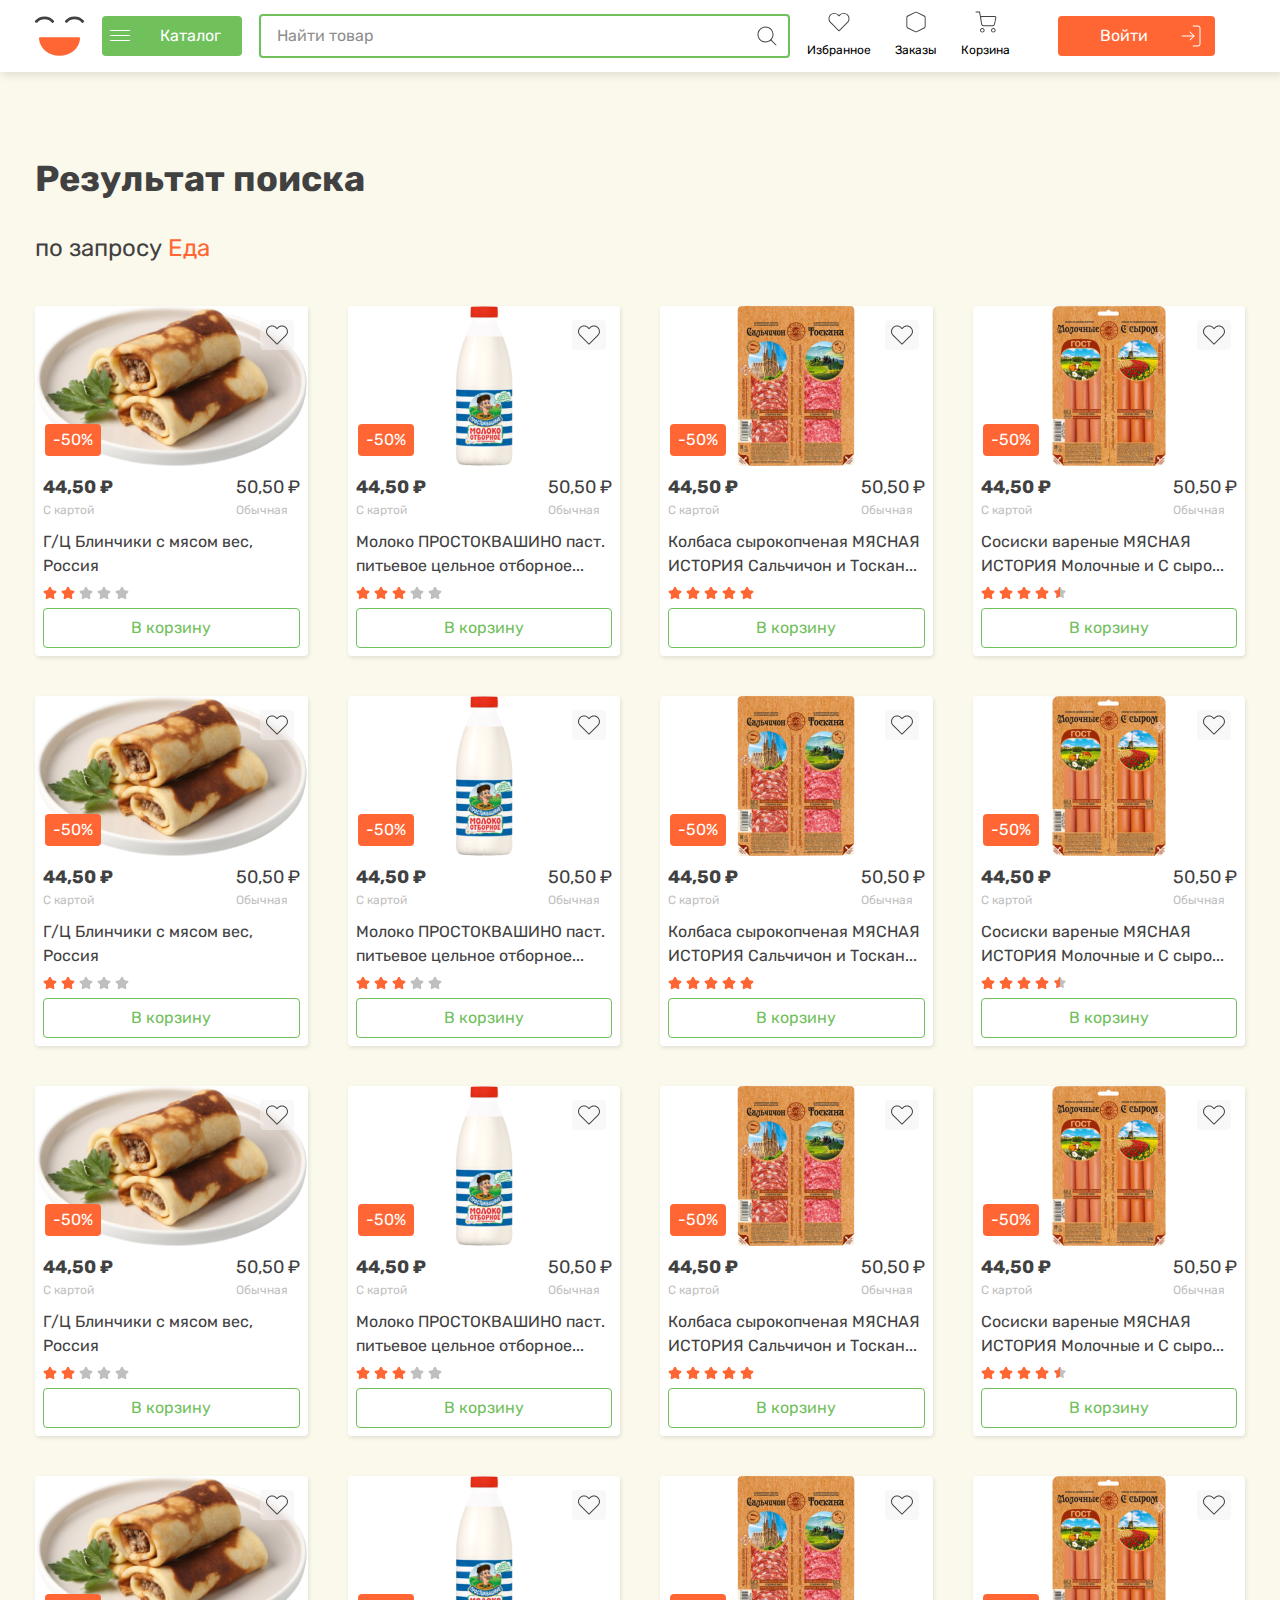
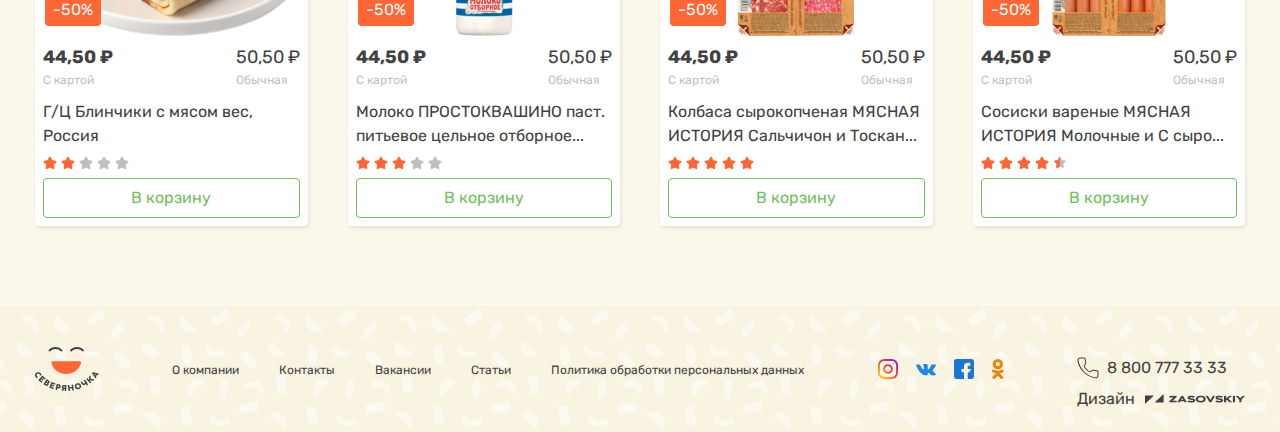
<file: searched.html>
<!DOCTYPE html>
<html lang="ru">
  <head>
    <meta charset="UTF-8">
    <meta http-equiv="X-UA-Compatible" content="IE=edge">
    <meta name="viewport" content="width=device-width, initial-scale=1.0">
    <meta name="description" content="описание магазина">
    <meta name="keywords" content="ключевое-слово-1, ключевое-слово-2">
    <title>Поиск | Северяночка</title>
    <link rel="preload" href="./fonts/Rubik-Bold.woff2" as="font">
    <link rel="preload" href="./fonts/Rubik-Regular.woff2" as="font">
    <link rel="shortcut icon" href="./images/favicon.ico">
    <link rel="stylesheet" href="./css/style.min.css">
    <script defer src="https://api-maps.yandex.ru/2.1/?apikey=8a668916-04d0-4f25-8d4a-b97888776387&amp;lang=ru_RU"></script>
    <script defer src="./js/main.min.js"></script>
  </head>
  <body>
    <aside class="mobile-menu">
      <div class="container mobile-menu__container">
        <div class="mobile-menu__row">
          <nav class="nav main-nav">
            <ul class="nav__list main-nav__list">
              <li class="nav__item nav-item main-nav-item"><a class="nav-item__link main-nav-item__link" href="./catalog.html"><svg class="nav-item__icon main-nav-item__icon" width="25" height="24" viewBox="0 0 25 24" fill="none" xmlns="http://www.w3.org/2000/svg">
<path fill-rule="evenodd" clip-rule="evenodd" d="M3 12C3 11.7239 3.22386 11.5 3.5 11.5H21.5C21.7761 11.5 22 11.7239 22 12C22 12.2761 21.7761 12.5 21.5 12.5H3.5C3.22386 12.5 3 12.2761 3 12Z" fill="#414141"/>
<path fill-rule="evenodd" clip-rule="evenodd" d="M3 6C3 5.72386 3.22386 5.5 3.5 5.5H21.5C21.7761 5.5 22 5.72386 22 6C22 6.27614 21.7761 6.5 21.5 6.5H3.5C3.22386 6.5 3 6.27614 3 6Z" fill="#414141"/>
<path fill-rule="evenodd" clip-rule="evenodd" d="M3 18C3 17.7239 3.22386 17.5 3.5 17.5H21.5C21.7761 17.5 22 17.7239 22 18C22 18.2761 21.7761 18.5 21.5 18.5H3.5C3.22386 18.5 3 18.2761 3 18Z" fill="#414141"/>
</svg><span class="nav-item__text main-nav-item__text">Каталог</span></a></li>
              <li class="nav__item nav-item main-nav-item"><a class="nav-item__link main-nav-item__link" href="./favourites.html"><svg class="nav-item__icon main-nav-item__icon" width="23" height="20" viewBox="0 0 23 20" fill="none" xmlns="http://www.w3.org/2000/svg">
<path fill-rule="evenodd" clip-rule="evenodd" d="M12.2046 2.25644C13.3299 1.13067 14.8564 0.498169 16.4482 0.498169C18.0399 0.498169 19.5664 1.13063 20.6916 2.25636C21.8174 3.38164 22.45 4.90829 22.45 6.49999C22.45 8.09174 21.8175 9.61826 20.6917 10.7435C20.6917 10.7436 20.6917 10.7435 20.6917 10.7435L11.8517 19.5835C11.6565 19.7788 11.3399 19.7788 11.1446 19.5835L2.30461 10.7435C-0.0390375 8.3999 -0.0390373 4.60009 2.30461 2.25644C4.64826 -0.0872086 8.44807 -0.0872087 10.7917 2.25644L11.4982 2.96289L12.2046 2.25644C12.2046 2.25641 12.2046 2.25647 12.2046 2.25644ZM16.4482 1.49817C15.1217 1.49817 13.8496 2.02528 12.9118 2.96346L11.8517 4.02355C11.758 4.11732 11.6308 4.16999 11.4982 4.16999C11.3656 4.16999 11.2384 4.11732 11.1446 4.02355L10.0846 2.96355C8.13149 1.01042 4.96484 1.01042 3.01172 2.96355C1.05859 4.91667 1.05859 8.08332 3.01172 10.0364L11.4982 18.5229L19.9846 10.0364C20.9228 9.09869 21.45 7.82648 21.45 6.49999C21.45 5.17351 20.9229 3.90138 19.9847 2.96363C19.0469 2.02544 17.7747 1.49817 16.4482 1.49817Z" fill="#414141"/>
</svg><span class="nav-item__text main-nav-item__text">Избранное</span><span class="nav-item__count main-nav-item__count favourite-link__count"></span></a></li>
              <li class="nav__item nav-item main-nav-item"><a class="nav-item__link main-nav-item__link" href="#"><svg class="nav-item__icon main-nav-item__icon" width="22" height="24" viewBox="0 0 22 24" fill="none" xmlns="http://www.w3.org/2000/svg">
<path fill-rule="evenodd" clip-rule="evenodd" d="M10.3325 1.89776C10.3324 1.89785 10.3327 1.89767 10.3325 1.89776L2.33366 5.89721L2.33255 5.89776C1.82288 6.15102 1.50045 6.67089 1.50005 7.24V16.7635C1.49608 17.3334 1.81541 17.8563 2.32416 18.113C2.32387 18.1129 2.32445 18.1132 2.32416 18.113L10.3237 22.1128C10.7462 22.3242 11.2438 22.3243 11.6663 22.1129L19.6664 18.1128L19.6675 18.1122C20.1773 17.8589 20.4997 17.3389 20.5 16.7697V7.24026C20.4997 6.67105 20.1773 6.15106 19.6675 5.89776L19.6664 5.89721L11.6675 1.89776C11.6674 1.89767 11.6677 1.89786 11.6675 1.89776C11.2474 1.6892 10.7527 1.68919 10.3325 1.89776ZM9.88755 1.00223C10.5883 0.654 11.4118 0.654 12.1125 1.00223L12.1137 1.00278L20.1125 5.00223C20.1124 5.00215 20.1127 5.00231 20.1125 5.00223C20.9618 5.42448 21.4995 6.29123 21.5 7.23973V16.77C21.4995 17.7184 20.9624 18.5852 20.1132 19.0074C20.113 19.0075 20.1134 19.0073 20.1132 19.0074L12.1138 23.0071C12.1138 23.0072 12.1138 23.0071 12.1138 23.0071C11.4097 23.3594 10.5806 23.3595 9.87644 23.0072C9.87639 23.0072 9.87649 23.0072 9.87644 23.0072L1.87644 19.0072L1.87506 19.0065C1.02685 18.5791 0.494133 17.708 0.500049 16.7584V7.24C0.500552 6.29154 1.03772 5.4248 1.88695 5.00253C1.88675 5.00263 1.88715 5.00243 1.88695 5.00253L9.88644 1.00278L9.88755 1.00223Z" fill="#414141"/>
</svg><span class="nav-item__text main-nav-item__text">Заказы</span></a></li>
              <li class="nav__item nav-item main-nav-item"><a class="nav-item__link main-nav-item__link basket-link" href="#"><svg class="nav-item__icon main-nav-item__icon" width="24" height="24" viewBox="0 0 24 24" fill="none" xmlns="http://www.w3.org/2000/svg">
<path fill-rule="evenodd" clip-rule="evenodd" d="M5.5 21C5.5 19.6193 6.61929 18.5 8 18.5C9.38071 18.5 10.5 19.6193 10.5 21C10.5 22.3807 9.38071 23.5 8 23.5C6.61929 23.5 5.5 22.3807 5.5 21ZM8 19.5C7.17157 19.5 6.5 20.1716 6.5 21C6.5 21.8284 7.17157 22.5 8 22.5C8.82843 22.5 9.5 21.8284 9.5 21C9.5 20.1716 8.82843 19.5 8 19.5Z" fill="#414141"/>
<path fill-rule="evenodd" clip-rule="evenodd" d="M17.5 21C17.5 19.6193 18.6193 18.5 20 18.5C21.3807 18.5 22.5 19.6193 22.5 21C22.5 22.3807 21.3807 23.5 20 23.5C18.6193 23.5 17.5 22.3807 17.5 21ZM20 19.5C19.1716 19.5 18.5 20.1716 18.5 21C18.5 21.8284 19.1716 22.5 20 22.5C20.8284 22.5 21.5 21.8284 21.5 21C21.5 20.1716 20.8284 19.5 20 19.5Z" fill="#414141"/>
<path fill-rule="evenodd" clip-rule="evenodd" d="M1 0.5C0.723858 0.5 0.5 0.723858 0.5 1C0.5 1.27614 0.723858 1.5 1 1.5H4.58051C5.33783 5.79147 6.10333 10.0643 6.74931 14.3709C6.93288 15.5947 7.98416 16.5 9.22165 16.5H19.3597C20.5514 16.5 21.5774 15.6588 21.8111 14.4903L23.2503 7.29417C23.436 6.36599 22.726 5.5 21.7795 5.5H7.16046C6.8575 5.5 6.57797 5.58901 6.34436 5.74093L5.49239 0.913107C5.45023 0.674179 5.24262 0.5 5 0.5H1ZM6.666 7.07417C6.62065 6.77187 6.85478 6.5 7.16046 6.5H21.7795C22.095 6.5 22.3316 6.78866 22.2698 7.09806L20.8305 14.2942C20.6903 14.9953 20.0747 15.5 19.3597 15.5H9.22165C8.47916 15.5 7.84839 14.9568 7.73825 14.2225L6.666 7.07417Z" fill="#414141"/>
</svg><span class="nav-item__text main-nav-item__text">Корзина</span><span class="nav-item__count main-nav-item__count basket-link__count basket-count"></span></a></li>
            </ul>
          </nav>
          <div class="profile header__profile unlogined">
            <button class="profile__login login-btn activate-popup" type="button" data-popup-selector=".popup-login"><span class="login-btn__text">Войти</span><svg width="24" height="24" viewBox="0 0 24 24" fill="none" xmlns="http://www.w3.org/2000/svg">
<path fill-rule="evenodd" clip-rule="evenodd" d="M13.5 2C13.5 1.72386 13.7239 1.5 14 1.5H19C20.3807 1.5 21.5 2.61929 21.5 4V20C21.5 21.3807 20.3807 22.5 19 22.5H14C13.7239 22.5 13.5 22.2761 13.5 22C13.5 21.7239 13.7239 21.5 14 21.5H19C19.8284 21.5 20.5 20.8284 20.5 20V4C20.5 3.17157 19.8284 2.5 19 2.5H14C13.7239 2.5 13.5 2.27614 13.5 2Z" fill="white"/>
<path fill-rule="evenodd" clip-rule="evenodd" d="M10.6464 7.64645C10.8417 7.45118 11.1583 7.45118 11.3536 7.64645L15.3536 11.6464C15.5488 11.8417 15.5488 12.1583 15.3536 12.3536L11.3536 16.3536C11.1583 16.5488 10.8417 16.5488 10.6464 16.3536C10.4512 16.1583 10.4512 15.8417 10.6464 15.6464L14.2929 12L10.6464 8.35355C10.4512 8.15829 10.4512 7.84171 10.6464 7.64645Z" fill="white"/>
<path fill-rule="evenodd" clip-rule="evenodd" d="M2.5 12C2.5 11.7239 2.72386 11.5 3 11.5H15C15.2761 11.5 15.5 11.7239 15.5 12C15.5 12.2761 15.2761 12.5 15 12.5H3C2.72386 12.5 2.5 12.2761 2.5 12Z" fill="white"/>
</svg>
            </button>
          </div>
        </div>
      </div>
    </aside>
    <header class="header">
      <div class="header__top">
        <div class="container header__container">
          <div class="header__row"><a class="logo header__logo" href="./index.html">
              <picture>
                <source srcset="./images/logo-mobile.svg" media="(max-width: 1360px )"><img class="logo__img" src="./images/logo.svg" alt="logo">
              </picture></a>
            <button class="catalog-activate header__catalog-activate" type="button"><span class="burger catalog-activate__burger"></span><span class="catalog-activate__text">Каталог</span></button>
            <div class="search header__search">
              <input class="search__input" type="text" placeholder="Найти товар">
              <button class="search__icon" type="button"><svg width="24" height="24" viewBox="0 0 24 24" fill="none" xmlns="http://www.w3.org/2000/svg">
<path fill-rule="evenodd" clip-rule="evenodd" d="M2.5 10.5C2.5 6.08172 6.08172 2.5 10.5 2.5C14.9183 2.5 18.5 6.08172 18.5 10.5C18.5 14.9183 14.9183 18.5 10.5 18.5C6.08172 18.5 2.5 14.9183 2.5 10.5ZM10.5 3.5C6.63401 3.5 3.5 6.63401 3.5 10.5C3.5 14.366 6.63401 17.5 10.5 17.5C14.366 17.5 17.5 14.366 17.5 10.5C17.5 6.63401 14.366 3.5 10.5 3.5Z" fill="#414141"/>
<path fill-rule="evenodd" clip-rule="evenodd" d="M15.4463 15.4464C15.6415 15.2512 15.9581 15.2512 16.1534 15.4464L21.3534 20.6464C21.5486 20.8417 21.5486 21.1583 21.3534 21.3535C21.1581 21.5488 20.8415 21.5488 20.6463 21.3535L15.4463 16.1535C15.251 15.9583 15.251 15.6417 15.4463 15.4464Z" fill="#414141"/>
</svg>
              </button>
              <ul class="search__live-list live-list"></ul>
            </div>
            <nav class="nav main-nav">
              <ul class="nav__list main-nav__list">
                <li class="nav__item nav-item main-nav-item"><a class="nav-item__link main-nav-item__link favourite-link" href="./favourites.html"><svg class="nav-item__icon main-nav-item__icon" width="23" height="20" viewBox="0 0 23 20" fill="none" xmlns="http://www.w3.org/2000/svg">
<path fill-rule="evenodd" clip-rule="evenodd" d="M12.2046 2.25644C13.3299 1.13067 14.8564 0.498169 16.4482 0.498169C18.0399 0.498169 19.5664 1.13063 20.6916 2.25636C21.8174 3.38164 22.45 4.90829 22.45 6.49999C22.45 8.09174 21.8175 9.61826 20.6917 10.7435C20.6917 10.7436 20.6917 10.7435 20.6917 10.7435L11.8517 19.5835C11.6565 19.7788 11.3399 19.7788 11.1446 19.5835L2.30461 10.7435C-0.0390375 8.3999 -0.0390373 4.60009 2.30461 2.25644C4.64826 -0.0872086 8.44807 -0.0872087 10.7917 2.25644L11.4982 2.96289L12.2046 2.25644C12.2046 2.25641 12.2046 2.25647 12.2046 2.25644ZM16.4482 1.49817C15.1217 1.49817 13.8496 2.02528 12.9118 2.96346L11.8517 4.02355C11.758 4.11732 11.6308 4.16999 11.4982 4.16999C11.3656 4.16999 11.2384 4.11732 11.1446 4.02355L10.0846 2.96355C8.13149 1.01042 4.96484 1.01042 3.01172 2.96355C1.05859 4.91667 1.05859 8.08332 3.01172 10.0364L11.4982 18.5229L19.9846 10.0364C20.9228 9.09869 21.45 7.82648 21.45 6.49999C21.45 5.17351 20.9229 3.90138 19.9847 2.96363C19.0469 2.02544 17.7747 1.49817 16.4482 1.49817Z" fill="#414141"/>
</svg><span class="nav-item__text main-nav-item__text">Избранное</span><span class="nav-item__count main-nav-item__count favourite-link__count"></span></a></li>
                <li class="nav__item nav-item main-nav-item"><a class="nav-item__link main-nav-item__link" href="#"><svg class="nav-item__icon main-nav-item__icon" width="22" height="24" viewBox="0 0 22 24" fill="none" xmlns="http://www.w3.org/2000/svg">
<path fill-rule="evenodd" clip-rule="evenodd" d="M10.3325 1.89776C10.3324 1.89785 10.3327 1.89767 10.3325 1.89776L2.33366 5.89721L2.33255 5.89776C1.82288 6.15102 1.50045 6.67089 1.50005 7.24V16.7635C1.49608 17.3334 1.81541 17.8563 2.32416 18.113C2.32387 18.1129 2.32445 18.1132 2.32416 18.113L10.3237 22.1128C10.7462 22.3242 11.2438 22.3243 11.6663 22.1129L19.6664 18.1128L19.6675 18.1122C20.1773 17.8589 20.4997 17.3389 20.5 16.7697V7.24026C20.4997 6.67105 20.1773 6.15106 19.6675 5.89776L19.6664 5.89721L11.6675 1.89776C11.6674 1.89767 11.6677 1.89786 11.6675 1.89776C11.2474 1.6892 10.7527 1.68919 10.3325 1.89776ZM9.88755 1.00223C10.5883 0.654 11.4118 0.654 12.1125 1.00223L12.1137 1.00278L20.1125 5.00223C20.1124 5.00215 20.1127 5.00231 20.1125 5.00223C20.9618 5.42448 21.4995 6.29123 21.5 7.23973V16.77C21.4995 17.7184 20.9624 18.5852 20.1132 19.0074C20.113 19.0075 20.1134 19.0073 20.1132 19.0074L12.1138 23.0071C12.1138 23.0072 12.1138 23.0071 12.1138 23.0071C11.4097 23.3594 10.5806 23.3595 9.87644 23.0072C9.87639 23.0072 9.87649 23.0072 9.87644 23.0072L1.87644 19.0072L1.87506 19.0065C1.02685 18.5791 0.494133 17.708 0.500049 16.7584V7.24C0.500552 6.29154 1.03772 5.4248 1.88695 5.00253C1.88675 5.00263 1.88715 5.00243 1.88695 5.00253L9.88644 1.00278L9.88755 1.00223Z" fill="#414141"/>
</svg><span class="nav-item__text main-nav-item__text">Заказы</span></a></li>
                <li class="nav__item nav-item main-nav-item"><a class="nav-item__link main-nav-item__link basket-link" href="./basket.html"><svg class="nav-item__icon main-nav-item__icon" width="24" height="24" viewBox="0 0 24 24" fill="none" xmlns="http://www.w3.org/2000/svg">
<path fill-rule="evenodd" clip-rule="evenodd" d="M5.5 21C5.5 19.6193 6.61929 18.5 8 18.5C9.38071 18.5 10.5 19.6193 10.5 21C10.5 22.3807 9.38071 23.5 8 23.5C6.61929 23.5 5.5 22.3807 5.5 21ZM8 19.5C7.17157 19.5 6.5 20.1716 6.5 21C6.5 21.8284 7.17157 22.5 8 22.5C8.82843 22.5 9.5 21.8284 9.5 21C9.5 20.1716 8.82843 19.5 8 19.5Z" fill="#414141"/>
<path fill-rule="evenodd" clip-rule="evenodd" d="M17.5 21C17.5 19.6193 18.6193 18.5 20 18.5C21.3807 18.5 22.5 19.6193 22.5 21C22.5 22.3807 21.3807 23.5 20 23.5C18.6193 23.5 17.5 22.3807 17.5 21ZM20 19.5C19.1716 19.5 18.5 20.1716 18.5 21C18.5 21.8284 19.1716 22.5 20 22.5C20.8284 22.5 21.5 21.8284 21.5 21C21.5 20.1716 20.8284 19.5 20 19.5Z" fill="#414141"/>
<path fill-rule="evenodd" clip-rule="evenodd" d="M1 0.5C0.723858 0.5 0.5 0.723858 0.5 1C0.5 1.27614 0.723858 1.5 1 1.5H4.58051C5.33783 5.79147 6.10333 10.0643 6.74931 14.3709C6.93288 15.5947 7.98416 16.5 9.22165 16.5H19.3597C20.5514 16.5 21.5774 15.6588 21.8111 14.4903L23.2503 7.29417C23.436 6.36599 22.726 5.5 21.7795 5.5H7.16046C6.8575 5.5 6.57797 5.58901 6.34436 5.74093L5.49239 0.913107C5.45023 0.674179 5.24262 0.5 5 0.5H1ZM6.666 7.07417C6.62065 6.77187 6.85478 6.5 7.16046 6.5H21.7795C22.095 6.5 22.3316 6.78866 22.2698 7.09806L20.8305 14.2942C20.6903 14.9953 20.0747 15.5 19.3597 15.5H9.22165C8.47916 15.5 7.84839 14.9568 7.73825 14.2225L6.666 7.07417Z" fill="#414141"/>
</svg><span class="nav-item__text main-nav-item__text">Корзина</span><span class="nav-item__count main-nav-item__count basket-link__count basket-count"></span></a></li>
              </ul>
            </nav>
            <div class="profile header__profile unlogined">
              <button class="profile__login login-btn activate-popup" type="button" data-popup-selector=".popup-login"><span class="login-btn__text">Войти</span><svg width="24" height="24" viewBox="0 0 24 24" fill="none" xmlns="http://www.w3.org/2000/svg">
<path fill-rule="evenodd" clip-rule="evenodd" d="M13.5 2C13.5 1.72386 13.7239 1.5 14 1.5H19C20.3807 1.5 21.5 2.61929 21.5 4V20C21.5 21.3807 20.3807 22.5 19 22.5H14C13.7239 22.5 13.5 22.2761 13.5 22C13.5 21.7239 13.7239 21.5 14 21.5H19C19.8284 21.5 20.5 20.8284 20.5 20V4C20.5 3.17157 19.8284 2.5 19 2.5H14C13.7239 2.5 13.5 2.27614 13.5 2Z" fill="white"/>
<path fill-rule="evenodd" clip-rule="evenodd" d="M10.6464 7.64645C10.8417 7.45118 11.1583 7.45118 11.3536 7.64645L15.3536 11.6464C15.5488 11.8417 15.5488 12.1583 15.3536 12.3536L11.3536 16.3536C11.1583 16.5488 10.8417 16.5488 10.6464 16.3536C10.4512 16.1583 10.4512 15.8417 10.6464 15.6464L14.2929 12L10.6464 8.35355C10.4512 8.15829 10.4512 7.84171 10.6464 7.64645Z" fill="white"/>
<path fill-rule="evenodd" clip-rule="evenodd" d="M2.5 12C2.5 11.7239 2.72386 11.5 3 11.5H15C15.2761 11.5 15.5 11.7239 15.5 12C15.5 12.2761 15.2761 12.5 15 12.5H3C2.72386 12.5 2.5 12.2761 2.5 12Z" fill="white"/>
</svg>
              </button>
            </div>
          </div>
        </div>
      </div>
      <div class="header__bottom">
        <div class="catalog header__catalog">
          <div class="container catalog__container">
            <div class="catalog__row">
              <ul class="catalog-list catalog__list">
                <li class="catalog-list__item"><a class="catalog-list__link" href="./category.html">Молоко, сыр, яйцо</a></li>
                <li class="catalog-list__item"><a class="catalog-list__link" href="./category.html">Хлеб</a></li>
                <li class="catalog-list__item"><a class="catalog-list__link" href="./category.html">Фрукты и овощи</a></li>
                <li class="catalog-list__item"><a class="catalog-list__link" href="./category.html">Замороженные продукты</a></li>
              </ul>
              <ul class="catalog-list catalog__list">
                <li class="catalog-list__item"><a class="catalog-list__link" href="./category.html">Напитки</a></li>
                <li class="catalog-list__item"><a class="catalog-list__link" href="./category.html">Кондитерские изделия</a></li>
                <li class="catalog-list__item"><a class="catalog-list__link" href="./category.html">Чай, кофе</a></li>
              </ul>
              <ul class="catalog-list catalog__list">
                <li class="catalog-list__item"><a class="catalog-list__link" href="./category.html">Бакалея</a></li>
                <li class="catalog-list__item"><a class="catalog-list__link" href="./category.html">Здоровое питание</a></li>
                <li class="catalog-list__item"><a class="catalog-list__link" href="./category.html">Зоотовары</a></li>
              </ul>
              <ul class="catalog-list catalog__list">
                <li class="catalog-list__item"><a class="catalog-list__link" href="./category.html">Непродовольственные товары</a></li>
                <li class="catalog-list__item"><a class="catalog-list__link" href="./category.html">Детское питание</a></li>
                <li class="catalog-list__item"><a class="catalog-list__link" href="./category.html">Мясо, птица, колбаса</a></li>
              </ul>
            </div>
          </div>
        </div>
      </div>
    </header>
    <main class="main">
      <section class="searched">
        <div class="container searched__container">
          <div class="searched__row">
            <div class="top-title-block">
              <h2 class="searched__title top-title">Результат поиска<span class="searched__title-sub">по запросу <strong>Еда</strong></span></h2>
            </div>
            <div class="shop__line shop-line">
              <div class="shop-line__content">
                <div class="shop-line__card shop-card">
                  <div class="shop-card__image"><img src="./images/product-1.png" alt="product">
                    <div class="product-discount shop-card__discount">-50%</div>
                    <button class="shop-card__favourite to-favourite" type="button"><svg class="to-favourite__icon" width="22" height="20" viewBox="0 0 22 20" fill="none" xmlns="http://www.w3.org/2000/svg">
<path fill-rule="evenodd" clip-rule="evenodd" d="M11.7046 2.25644C12.8299 1.13067 14.3564 0.498169 15.9482 0.498169C17.5399 0.498169 19.0664 1.13063 20.1916 2.25636C21.3174 3.38164 21.95 4.90829 21.95 6.49999C21.95 8.09174 21.3175 9.61826 20.1917 10.7435C20.1917 10.7436 20.1917 10.7435 20.1917 10.7435L11.3517 19.5835C11.1565 19.7788 10.8399 19.7788 10.6446 19.5835L1.80461 10.7435C-0.539037 8.3999 -0.539037 4.60009 1.80461 2.25644C4.14826 -0.0872086 7.94807 -0.0872087 10.2917 2.25644L10.9982 2.96289L11.7046 2.25644C11.7046 2.25641 11.7046 2.25647 11.7046 2.25644ZM15.9482 1.49817C14.6217 1.49817 13.3496 2.02528 12.4118 2.96346L11.3517 4.02355C11.258 4.11732 11.1308 4.16999 10.9982 4.16999C10.8656 4.16999 10.7384 4.11732 10.6446 4.02355L9.58461 2.96355C7.63149 1.01042 4.46484 1.01042 2.51172 2.96355C0.558594 4.91667 0.558594 8.08332 2.51172 10.0364L10.9982 18.5229L19.4846 10.0364C20.4228 9.09869 20.95 7.82648 20.95 6.49999C20.95 5.17351 20.4229 3.90138 19.4847 2.96363C18.5469 2.02544 17.2747 1.49817 15.9482 1.49817Z" fill="#414141"/>
</svg>
                    </button>
                  </div>
                  <div class="shop-card__content">
                    <div class="shop-card__top">
                      <p class="shop-card__small-price price small-price">44,50 ₽<span class="price__text">С картой</span></p>
                      <p class="shop-card__big-price price big-price">50,50 ₽<span class="price__text">Обычная</span></p>
                    </div>
                    <div class="shop-card__bottom">
                      <p class="shop-card__about">Г/Ц Блинчики с мясом вес, Россия</p>
                      <div class="shop-card__raiting raiting"><svg class="raiting__star star star-filled" width="14" height="13" viewBox="0 0 14 13" fill="none" xmlns="http://www.w3.org/2000/svg">
<path d="M6.10326 0.816985C6.47008 0.0737389 7.52992 0.0737404 7.89674 0.816986L9.11847 3.29249C9.26413 3.58763 9.5457 3.7922 9.87141 3.83953L12.6033 4.2365C13.4235 4.35568 13.751 5.36365 13.1575 5.94219L11.1807 7.8691C10.945 8.09884 10.8375 8.42984 10.8931 8.75423L11.3598 11.4751C11.4999 12.292 10.6424 12.9149 9.90881 12.5293L7.46534 11.2446C7.17402 11.0915 6.82598 11.0915 6.53466 11.2446L4.09119 12.5293C3.35756 12.9149 2.50013 12.292 2.64024 11.4751L3.1069 8.75423C3.16254 8.42984 3.05499 8.09884 2.81931 7.8691L0.842496 5.94219C0.248979 5.36365 0.576491 4.35568 1.39671 4.2365L4.12859 3.83953C4.4543 3.7922 4.73587 3.58763 4.88153 3.29249L6.10326 0.816985Z" fill="#BFBFBF"/>
</svg>
<svg class="raiting__star star star-filled" width="14" height="13" viewBox="0 0 14 13" fill="none" xmlns="http://www.w3.org/2000/svg">
<path d="M6.10326 0.816985C6.47008 0.0737389 7.52992 0.0737404 7.89674 0.816986L9.11847 3.29249C9.26413 3.58763 9.5457 3.7922 9.87141 3.83953L12.6033 4.2365C13.4235 4.35568 13.751 5.36365 13.1575 5.94219L11.1807 7.8691C10.945 8.09884 10.8375 8.42984 10.8931 8.75423L11.3598 11.4751C11.4999 12.292 10.6424 12.9149 9.90881 12.5293L7.46534 11.2446C7.17402 11.0915 6.82598 11.0915 6.53466 11.2446L4.09119 12.5293C3.35756 12.9149 2.50013 12.292 2.64024 11.4751L3.1069 8.75423C3.16254 8.42984 3.05499 8.09884 2.81931 7.8691L0.842496 5.94219C0.248979 5.36365 0.576491 4.35568 1.39671 4.2365L4.12859 3.83953C4.4543 3.7922 4.73587 3.58763 4.88153 3.29249L6.10326 0.816985Z" fill="#BFBFBF"/>
</svg>
<svg class="raiting__star star" width="14" height="13" viewBox="0 0 14 13" fill="none" xmlns="http://www.w3.org/2000/svg">
<path d="M6.10326 0.816985C6.47008 0.0737389 7.52992 0.0737404 7.89674 0.816986L9.11847 3.29249C9.26413 3.58763 9.5457 3.7922 9.87141 3.83953L12.6033 4.2365C13.4235 4.35568 13.751 5.36365 13.1575 5.94219L11.1807 7.8691C10.945 8.09884 10.8375 8.42984 10.8931 8.75423L11.3598 11.4751C11.4999 12.292 10.6424 12.9149 9.90881 12.5293L7.46534 11.2446C7.17402 11.0915 6.82598 11.0915 6.53466 11.2446L4.09119 12.5293C3.35756 12.9149 2.50013 12.292 2.64024 11.4751L3.1069 8.75423C3.16254 8.42984 3.05499 8.09884 2.81931 7.8691L0.842496 5.94219C0.248979 5.36365 0.576491 4.35568 1.39671 4.2365L4.12859 3.83953C4.4543 3.7922 4.73587 3.58763 4.88153 3.29249L6.10326 0.816985Z" fill="#BFBFBF"/>
</svg>
<svg class="raiting__star star" width="14" height="13" viewBox="0 0 14 13" fill="none" xmlns="http://www.w3.org/2000/svg">
<path d="M6.10326 0.816985C6.47008 0.0737389 7.52992 0.0737404 7.89674 0.816986L9.11847 3.29249C9.26413 3.58763 9.5457 3.7922 9.87141 3.83953L12.6033 4.2365C13.4235 4.35568 13.751 5.36365 13.1575 5.94219L11.1807 7.8691C10.945 8.09884 10.8375 8.42984 10.8931 8.75423L11.3598 11.4751C11.4999 12.292 10.6424 12.9149 9.90881 12.5293L7.46534 11.2446C7.17402 11.0915 6.82598 11.0915 6.53466 11.2446L4.09119 12.5293C3.35756 12.9149 2.50013 12.292 2.64024 11.4751L3.1069 8.75423C3.16254 8.42984 3.05499 8.09884 2.81931 7.8691L0.842496 5.94219C0.248979 5.36365 0.576491 4.35568 1.39671 4.2365L4.12859 3.83953C4.4543 3.7922 4.73587 3.58763 4.88153 3.29249L6.10326 0.816985Z" fill="#BFBFBF"/>
</svg>
<svg class="raiting__star star" width="14" height="13" viewBox="0 0 14 13" fill="none" xmlns="http://www.w3.org/2000/svg">
<path d="M6.10326 0.816985C6.47008 0.0737389 7.52992 0.0737404 7.89674 0.816986L9.11847 3.29249C9.26413 3.58763 9.5457 3.7922 9.87141 3.83953L12.6033 4.2365C13.4235 4.35568 13.751 5.36365 13.1575 5.94219L11.1807 7.8691C10.945 8.09884 10.8375 8.42984 10.8931 8.75423L11.3598 11.4751C11.4999 12.292 10.6424 12.9149 9.90881 12.5293L7.46534 11.2446C7.17402 11.0915 6.82598 11.0915 6.53466 11.2446L4.09119 12.5293C3.35756 12.9149 2.50013 12.292 2.64024 11.4751L3.1069 8.75423C3.16254 8.42984 3.05499 8.09884 2.81931 7.8691L0.842496 5.94219C0.248979 5.36365 0.576491 4.35568 1.39671 4.2365L4.12859 3.83953C4.4543 3.7922 4.73587 3.58763 4.88153 3.29249L6.10326 0.816985Z" fill="#BFBFBF"/>
</svg>
                      </div>
                      <button class="shop-card__to-basket to-basket-btn" type="button">В корзину</button>
                      <div class="shop-card__manipulate-with-basket manipulate-with-basket">
                        <button class="manipulate-with-basket__decrease basket-decrease"><svg width="24" height="24" viewBox="0 0 24 24" fill="none" xmlns="http://www.w3.org/2000/svg">
<path fill-rule="evenodd" clip-rule="evenodd" d="M4.5 12C4.5 11.7239 4.72386 11.5 5 11.5H19C19.2761 11.5 19.5 11.7239 19.5 12C19.5 12.2761 19.2761 12.5 19 12.5H5C4.72386 12.5 4.5 12.2761 4.5 12Z" fill="white"/>
</svg>
                        </button><span class="manipulate-with-basket__count"></span>
                        <button class="manipulate-with-basket__update basket-update"><svg width="24" height="24" viewBox="0 0 24 24" fill="none" xmlns="http://www.w3.org/2000/svg">
<path fill-rule="evenodd" clip-rule="evenodd" d="M12 4.5C12.2761 4.5 12.5 4.72386 12.5 5V19C12.5 19.2761 12.2761 19.5 12 19.5C11.7239 19.5 11.5 19.2761 11.5 19V5C11.5 4.72386 11.7239 4.5 12 4.5Z" fill="white"/>
<path fill-rule="evenodd" clip-rule="evenodd" d="M4.5 12C4.5 11.7239 4.72386 11.5 5 11.5H19C19.2761 11.5 19.5 11.7239 19.5 12C19.5 12.2761 19.2761 12.5 19 12.5H5C4.72386 12.5 4.5 12.2761 4.5 12Z" fill="white"/>
</svg>
                        </button>
                      </div>
                    </div>
                  </div>
                </div>
                <div class="shop-line__card shop-card">
                  <div class="shop-card__image"><img src="./images/product-2.png" alt="product">
                    <div class="product-discount shop-card__discount">-50%</div>
                    <button class="shop-card__favourite to-favourite" type="button"><svg class="to-favourite__icon" width="22" height="20" viewBox="0 0 22 20" fill="none" xmlns="http://www.w3.org/2000/svg">
<path fill-rule="evenodd" clip-rule="evenodd" d="M11.7046 2.25644C12.8299 1.13067 14.3564 0.498169 15.9482 0.498169C17.5399 0.498169 19.0664 1.13063 20.1916 2.25636C21.3174 3.38164 21.95 4.90829 21.95 6.49999C21.95 8.09174 21.3175 9.61826 20.1917 10.7435C20.1917 10.7436 20.1917 10.7435 20.1917 10.7435L11.3517 19.5835C11.1565 19.7788 10.8399 19.7788 10.6446 19.5835L1.80461 10.7435C-0.539037 8.3999 -0.539037 4.60009 1.80461 2.25644C4.14826 -0.0872086 7.94807 -0.0872087 10.2917 2.25644L10.9982 2.96289L11.7046 2.25644C11.7046 2.25641 11.7046 2.25647 11.7046 2.25644ZM15.9482 1.49817C14.6217 1.49817 13.3496 2.02528 12.4118 2.96346L11.3517 4.02355C11.258 4.11732 11.1308 4.16999 10.9982 4.16999C10.8656 4.16999 10.7384 4.11732 10.6446 4.02355L9.58461 2.96355C7.63149 1.01042 4.46484 1.01042 2.51172 2.96355C0.558594 4.91667 0.558594 8.08332 2.51172 10.0364L10.9982 18.5229L19.4846 10.0364C20.4228 9.09869 20.95 7.82648 20.95 6.49999C20.95 5.17351 20.4229 3.90138 19.4847 2.96363C18.5469 2.02544 17.2747 1.49817 15.9482 1.49817Z" fill="#414141"/>
</svg>
                    </button>
                  </div>
                  <div class="shop-card__content">
                    <div class="shop-card__top">
                      <p class="shop-card__small-price price small-price">44,50 ₽<span class="price__text">С картой</span></p>
                      <p class="shop-card__big-price price big-price">50,50 ₽<span class="price__text">Обычная</span></p>
                    </div>
                    <div class="shop-card__bottom">
                      <p class="shop-card__about">Молоко ПРОСТОКВАШИНО паст. питьевое цельное отборное...</p>
                      <div class="shop-card__raiting raiting"><svg class="raiting__star star star-filled" width="14" height="13" viewBox="0 0 14 13" fill="none" xmlns="http://www.w3.org/2000/svg">
<path d="M6.10326 0.816985C6.47008 0.0737389 7.52992 0.0737404 7.89674 0.816986L9.11847 3.29249C9.26413 3.58763 9.5457 3.7922 9.87141 3.83953L12.6033 4.2365C13.4235 4.35568 13.751 5.36365 13.1575 5.94219L11.1807 7.8691C10.945 8.09884 10.8375 8.42984 10.8931 8.75423L11.3598 11.4751C11.4999 12.292 10.6424 12.9149 9.90881 12.5293L7.46534 11.2446C7.17402 11.0915 6.82598 11.0915 6.53466 11.2446L4.09119 12.5293C3.35756 12.9149 2.50013 12.292 2.64024 11.4751L3.1069 8.75423C3.16254 8.42984 3.05499 8.09884 2.81931 7.8691L0.842496 5.94219C0.248979 5.36365 0.576491 4.35568 1.39671 4.2365L4.12859 3.83953C4.4543 3.7922 4.73587 3.58763 4.88153 3.29249L6.10326 0.816985Z" fill="#BFBFBF"/>
</svg>
<svg class="raiting__star star star-filled" width="14" height="13" viewBox="0 0 14 13" fill="none" xmlns="http://www.w3.org/2000/svg">
<path d="M6.10326 0.816985C6.47008 0.0737389 7.52992 0.0737404 7.89674 0.816986L9.11847 3.29249C9.26413 3.58763 9.5457 3.7922 9.87141 3.83953L12.6033 4.2365C13.4235 4.35568 13.751 5.36365 13.1575 5.94219L11.1807 7.8691C10.945 8.09884 10.8375 8.42984 10.8931 8.75423L11.3598 11.4751C11.4999 12.292 10.6424 12.9149 9.90881 12.5293L7.46534 11.2446C7.17402 11.0915 6.82598 11.0915 6.53466 11.2446L4.09119 12.5293C3.35756 12.9149 2.50013 12.292 2.64024 11.4751L3.1069 8.75423C3.16254 8.42984 3.05499 8.09884 2.81931 7.8691L0.842496 5.94219C0.248979 5.36365 0.576491 4.35568 1.39671 4.2365L4.12859 3.83953C4.4543 3.7922 4.73587 3.58763 4.88153 3.29249L6.10326 0.816985Z" fill="#BFBFBF"/>
</svg>
<svg class="raiting__star star star-filled" width="14" height="13" viewBox="0 0 14 13" fill="none" xmlns="http://www.w3.org/2000/svg">
<path d="M6.10326 0.816985C6.47008 0.0737389 7.52992 0.0737404 7.89674 0.816986L9.11847 3.29249C9.26413 3.58763 9.5457 3.7922 9.87141 3.83953L12.6033 4.2365C13.4235 4.35568 13.751 5.36365 13.1575 5.94219L11.1807 7.8691C10.945 8.09884 10.8375 8.42984 10.8931 8.75423L11.3598 11.4751C11.4999 12.292 10.6424 12.9149 9.90881 12.5293L7.46534 11.2446C7.17402 11.0915 6.82598 11.0915 6.53466 11.2446L4.09119 12.5293C3.35756 12.9149 2.50013 12.292 2.64024 11.4751L3.1069 8.75423C3.16254 8.42984 3.05499 8.09884 2.81931 7.8691L0.842496 5.94219C0.248979 5.36365 0.576491 4.35568 1.39671 4.2365L4.12859 3.83953C4.4543 3.7922 4.73587 3.58763 4.88153 3.29249L6.10326 0.816985Z" fill="#BFBFBF"/>
</svg>
<svg class="raiting__star star" width="14" height="13" viewBox="0 0 14 13" fill="none" xmlns="http://www.w3.org/2000/svg">
<path d="M6.10326 0.816985C6.47008 0.0737389 7.52992 0.0737404 7.89674 0.816986L9.11847 3.29249C9.26413 3.58763 9.5457 3.7922 9.87141 3.83953L12.6033 4.2365C13.4235 4.35568 13.751 5.36365 13.1575 5.94219L11.1807 7.8691C10.945 8.09884 10.8375 8.42984 10.8931 8.75423L11.3598 11.4751C11.4999 12.292 10.6424 12.9149 9.90881 12.5293L7.46534 11.2446C7.17402 11.0915 6.82598 11.0915 6.53466 11.2446L4.09119 12.5293C3.35756 12.9149 2.50013 12.292 2.64024 11.4751L3.1069 8.75423C3.16254 8.42984 3.05499 8.09884 2.81931 7.8691L0.842496 5.94219C0.248979 5.36365 0.576491 4.35568 1.39671 4.2365L4.12859 3.83953C4.4543 3.7922 4.73587 3.58763 4.88153 3.29249L6.10326 0.816985Z" fill="#BFBFBF"/>
</svg>
<svg class="raiting__star star" width="14" height="13" viewBox="0 0 14 13" fill="none" xmlns="http://www.w3.org/2000/svg">
<path d="M6.10326 0.816985C6.47008 0.0737389 7.52992 0.0737404 7.89674 0.816986L9.11847 3.29249C9.26413 3.58763 9.5457 3.7922 9.87141 3.83953L12.6033 4.2365C13.4235 4.35568 13.751 5.36365 13.1575 5.94219L11.1807 7.8691C10.945 8.09884 10.8375 8.42984 10.8931 8.75423L11.3598 11.4751C11.4999 12.292 10.6424 12.9149 9.90881 12.5293L7.46534 11.2446C7.17402 11.0915 6.82598 11.0915 6.53466 11.2446L4.09119 12.5293C3.35756 12.9149 2.50013 12.292 2.64024 11.4751L3.1069 8.75423C3.16254 8.42984 3.05499 8.09884 2.81931 7.8691L0.842496 5.94219C0.248979 5.36365 0.576491 4.35568 1.39671 4.2365L4.12859 3.83953C4.4543 3.7922 4.73587 3.58763 4.88153 3.29249L6.10326 0.816985Z" fill="#BFBFBF"/>
</svg>
                      </div>
                      <button class="shop-card__to-basket to-basket-btn" type="button">В корзину</button>
                      <div class="shop-card__manipulate-with-basket manipulate-with-basket">
                        <button class="manipulate-with-basket__decrease basket-decrease"><svg width="24" height="24" viewBox="0 0 24 24" fill="none" xmlns="http://www.w3.org/2000/svg">
<path fill-rule="evenodd" clip-rule="evenodd" d="M4.5 12C4.5 11.7239 4.72386 11.5 5 11.5H19C19.2761 11.5 19.5 11.7239 19.5 12C19.5 12.2761 19.2761 12.5 19 12.5H5C4.72386 12.5 4.5 12.2761 4.5 12Z" fill="white"/>
</svg>
                        </button><span class="manipulate-with-basket__count"></span>
                        <button class="manipulate-with-basket__update basket-update"><svg width="24" height="24" viewBox="0 0 24 24" fill="none" xmlns="http://www.w3.org/2000/svg">
<path fill-rule="evenodd" clip-rule="evenodd" d="M12 4.5C12.2761 4.5 12.5 4.72386 12.5 5V19C12.5 19.2761 12.2761 19.5 12 19.5C11.7239 19.5 11.5 19.2761 11.5 19V5C11.5 4.72386 11.7239 4.5 12 4.5Z" fill="white"/>
<path fill-rule="evenodd" clip-rule="evenodd" d="M4.5 12C4.5 11.7239 4.72386 11.5 5 11.5H19C19.2761 11.5 19.5 11.7239 19.5 12C19.5 12.2761 19.2761 12.5 19 12.5H5C4.72386 12.5 4.5 12.2761 4.5 12Z" fill="white"/>
</svg>
                        </button>
                      </div>
                      <div class="shop-card__manipulate-with-basket manipulate-with-basket">
                        <button class="manipulate-with-basket__decrease basket-decrease"><svg width="24" height="24" viewBox="0 0 24 24" fill="none" xmlns="http://www.w3.org/2000/svg">
<path fill-rule="evenodd" clip-rule="evenodd" d="M4.5 12C4.5 11.7239 4.72386 11.5 5 11.5H19C19.2761 11.5 19.5 11.7239 19.5 12C19.5 12.2761 19.2761 12.5 19 12.5H5C4.72386 12.5 4.5 12.2761 4.5 12Z" fill="white"/>
</svg>
                        </button><span class="manipulate-with-basket__count"></span>
                        <button class="manipulate-with-basket__update basket-update"><svg width="24" height="24" viewBox="0 0 24 24" fill="none" xmlns="http://www.w3.org/2000/svg">
<path fill-rule="evenodd" clip-rule="evenodd" d="M12 4.5C12.2761 4.5 12.5 4.72386 12.5 5V19C12.5 19.2761 12.2761 19.5 12 19.5C11.7239 19.5 11.5 19.2761 11.5 19V5C11.5 4.72386 11.7239 4.5 12 4.5Z" fill="white"/>
<path fill-rule="evenodd" clip-rule="evenodd" d="M4.5 12C4.5 11.7239 4.72386 11.5 5 11.5H19C19.2761 11.5 19.5 11.7239 19.5 12C19.5 12.2761 19.2761 12.5 19 12.5H5C4.72386 12.5 4.5 12.2761 4.5 12Z" fill="white"/>
</svg>
                        </button>
                      </div>
                    </div>
                  </div>
                </div>
                <div class="shop-line__card shop-card">
                  <div class="shop-card__image"><img src="./images/product-3.png" alt="product">
                    <div class="product-discount shop-card__discount">-50%</div>
                    <button class="shop-card__favourite to-favourite" type="button"><svg class="to-favourite__icon" width="22" height="20" viewBox="0 0 22 20" fill="none" xmlns="http://www.w3.org/2000/svg">
<path fill-rule="evenodd" clip-rule="evenodd" d="M11.7046 2.25644C12.8299 1.13067 14.3564 0.498169 15.9482 0.498169C17.5399 0.498169 19.0664 1.13063 20.1916 2.25636C21.3174 3.38164 21.95 4.90829 21.95 6.49999C21.95 8.09174 21.3175 9.61826 20.1917 10.7435C20.1917 10.7436 20.1917 10.7435 20.1917 10.7435L11.3517 19.5835C11.1565 19.7788 10.8399 19.7788 10.6446 19.5835L1.80461 10.7435C-0.539037 8.3999 -0.539037 4.60009 1.80461 2.25644C4.14826 -0.0872086 7.94807 -0.0872087 10.2917 2.25644L10.9982 2.96289L11.7046 2.25644C11.7046 2.25641 11.7046 2.25647 11.7046 2.25644ZM15.9482 1.49817C14.6217 1.49817 13.3496 2.02528 12.4118 2.96346L11.3517 4.02355C11.258 4.11732 11.1308 4.16999 10.9982 4.16999C10.8656 4.16999 10.7384 4.11732 10.6446 4.02355L9.58461 2.96355C7.63149 1.01042 4.46484 1.01042 2.51172 2.96355C0.558594 4.91667 0.558594 8.08332 2.51172 10.0364L10.9982 18.5229L19.4846 10.0364C20.4228 9.09869 20.95 7.82648 20.95 6.49999C20.95 5.17351 20.4229 3.90138 19.4847 2.96363C18.5469 2.02544 17.2747 1.49817 15.9482 1.49817Z" fill="#414141"/>
</svg>
                    </button>
                  </div>
                  <div class="shop-card__content">
                    <div class="shop-card__top">
                      <p class="shop-card__small-price price small-price">44,50 ₽<span class="price__text">С картой</span></p>
                      <p class="shop-card__big-price price big-price">50,50 ₽<span class="price__text">Обычная</span></p>
                    </div>
                    <div class="shop-card__bottom">
                      <p class="shop-card__about">Колбаса сырокопченая МЯСНАЯ ИСТОРИЯ Сальчичон и Тоскан...</p>
                      <div class="shop-card__raiting raiting"><svg class="raiting__star star star-filled" width="14" height="13" viewBox="0 0 14 13" fill="none" xmlns="http://www.w3.org/2000/svg">
<path d="M6.10326 0.816985C6.47008 0.0737389 7.52992 0.0737404 7.89674 0.816986L9.11847 3.29249C9.26413 3.58763 9.5457 3.7922 9.87141 3.83953L12.6033 4.2365C13.4235 4.35568 13.751 5.36365 13.1575 5.94219L11.1807 7.8691C10.945 8.09884 10.8375 8.42984 10.8931 8.75423L11.3598 11.4751C11.4999 12.292 10.6424 12.9149 9.90881 12.5293L7.46534 11.2446C7.17402 11.0915 6.82598 11.0915 6.53466 11.2446L4.09119 12.5293C3.35756 12.9149 2.50013 12.292 2.64024 11.4751L3.1069 8.75423C3.16254 8.42984 3.05499 8.09884 2.81931 7.8691L0.842496 5.94219C0.248979 5.36365 0.576491 4.35568 1.39671 4.2365L4.12859 3.83953C4.4543 3.7922 4.73587 3.58763 4.88153 3.29249L6.10326 0.816985Z" fill="#BFBFBF"/>
</svg>
<svg class="raiting__star star star-filled" width="14" height="13" viewBox="0 0 14 13" fill="none" xmlns="http://www.w3.org/2000/svg">
<path d="M6.10326 0.816985C6.47008 0.0737389 7.52992 0.0737404 7.89674 0.816986L9.11847 3.29249C9.26413 3.58763 9.5457 3.7922 9.87141 3.83953L12.6033 4.2365C13.4235 4.35568 13.751 5.36365 13.1575 5.94219L11.1807 7.8691C10.945 8.09884 10.8375 8.42984 10.8931 8.75423L11.3598 11.4751C11.4999 12.292 10.6424 12.9149 9.90881 12.5293L7.46534 11.2446C7.17402 11.0915 6.82598 11.0915 6.53466 11.2446L4.09119 12.5293C3.35756 12.9149 2.50013 12.292 2.64024 11.4751L3.1069 8.75423C3.16254 8.42984 3.05499 8.09884 2.81931 7.8691L0.842496 5.94219C0.248979 5.36365 0.576491 4.35568 1.39671 4.2365L4.12859 3.83953C4.4543 3.7922 4.73587 3.58763 4.88153 3.29249L6.10326 0.816985Z" fill="#BFBFBF"/>
</svg>
<svg class="raiting__star star star-filled" width="14" height="13" viewBox="0 0 14 13" fill="none" xmlns="http://www.w3.org/2000/svg">
<path d="M6.10326 0.816985C6.47008 0.0737389 7.52992 0.0737404 7.89674 0.816986L9.11847 3.29249C9.26413 3.58763 9.5457 3.7922 9.87141 3.83953L12.6033 4.2365C13.4235 4.35568 13.751 5.36365 13.1575 5.94219L11.1807 7.8691C10.945 8.09884 10.8375 8.42984 10.8931 8.75423L11.3598 11.4751C11.4999 12.292 10.6424 12.9149 9.90881 12.5293L7.46534 11.2446C7.17402 11.0915 6.82598 11.0915 6.53466 11.2446L4.09119 12.5293C3.35756 12.9149 2.50013 12.292 2.64024 11.4751L3.1069 8.75423C3.16254 8.42984 3.05499 8.09884 2.81931 7.8691L0.842496 5.94219C0.248979 5.36365 0.576491 4.35568 1.39671 4.2365L4.12859 3.83953C4.4543 3.7922 4.73587 3.58763 4.88153 3.29249L6.10326 0.816985Z" fill="#BFBFBF"/>
</svg>
<svg class="raiting__star star star-filled" width="14" height="13" viewBox="0 0 14 13" fill="none" xmlns="http://www.w3.org/2000/svg">
<path d="M6.10326 0.816985C6.47008 0.0737389 7.52992 0.0737404 7.89674 0.816986L9.11847 3.29249C9.26413 3.58763 9.5457 3.7922 9.87141 3.83953L12.6033 4.2365C13.4235 4.35568 13.751 5.36365 13.1575 5.94219L11.1807 7.8691C10.945 8.09884 10.8375 8.42984 10.8931 8.75423L11.3598 11.4751C11.4999 12.292 10.6424 12.9149 9.90881 12.5293L7.46534 11.2446C7.17402 11.0915 6.82598 11.0915 6.53466 11.2446L4.09119 12.5293C3.35756 12.9149 2.50013 12.292 2.64024 11.4751L3.1069 8.75423C3.16254 8.42984 3.05499 8.09884 2.81931 7.8691L0.842496 5.94219C0.248979 5.36365 0.576491 4.35568 1.39671 4.2365L4.12859 3.83953C4.4543 3.7922 4.73587 3.58763 4.88153 3.29249L6.10326 0.816985Z" fill="#BFBFBF"/>
</svg>
<svg class="raiting__star star star-filled" width="14" height="13" viewBox="0 0 14 13" fill="none" xmlns="http://www.w3.org/2000/svg">
<path d="M6.10326 0.816985C6.47008 0.0737389 7.52992 0.0737404 7.89674 0.816986L9.11847 3.29249C9.26413 3.58763 9.5457 3.7922 9.87141 3.83953L12.6033 4.2365C13.4235 4.35568 13.751 5.36365 13.1575 5.94219L11.1807 7.8691C10.945 8.09884 10.8375 8.42984 10.8931 8.75423L11.3598 11.4751C11.4999 12.292 10.6424 12.9149 9.90881 12.5293L7.46534 11.2446C7.17402 11.0915 6.82598 11.0915 6.53466 11.2446L4.09119 12.5293C3.35756 12.9149 2.50013 12.292 2.64024 11.4751L3.1069 8.75423C3.16254 8.42984 3.05499 8.09884 2.81931 7.8691L0.842496 5.94219C0.248979 5.36365 0.576491 4.35568 1.39671 4.2365L4.12859 3.83953C4.4543 3.7922 4.73587 3.58763 4.88153 3.29249L6.10326 0.816985Z" fill="#BFBFBF"/>
</svg>
                      </div>
                      <button class="shop-card__to-basket to-basket-btn" type="button">В корзину</button>
                      <div class="shop-card__manipulate-with-basket manipulate-with-basket">
                        <button class="manipulate-with-basket__decrease basket-decrease"><svg width="24" height="24" viewBox="0 0 24 24" fill="none" xmlns="http://www.w3.org/2000/svg">
<path fill-rule="evenodd" clip-rule="evenodd" d="M4.5 12C4.5 11.7239 4.72386 11.5 5 11.5H19C19.2761 11.5 19.5 11.7239 19.5 12C19.5 12.2761 19.2761 12.5 19 12.5H5C4.72386 12.5 4.5 12.2761 4.5 12Z" fill="white"/>
</svg>
                        </button><span class="manipulate-with-basket__count"></span>
                        <button class="manipulate-with-basket__update basket-update"><svg width="24" height="24" viewBox="0 0 24 24" fill="none" xmlns="http://www.w3.org/2000/svg">
<path fill-rule="evenodd" clip-rule="evenodd" d="M12 4.5C12.2761 4.5 12.5 4.72386 12.5 5V19C12.5 19.2761 12.2761 19.5 12 19.5C11.7239 19.5 11.5 19.2761 11.5 19V5C11.5 4.72386 11.7239 4.5 12 4.5Z" fill="white"/>
<path fill-rule="evenodd" clip-rule="evenodd" d="M4.5 12C4.5 11.7239 4.72386 11.5 5 11.5H19C19.2761 11.5 19.5 11.7239 19.5 12C19.5 12.2761 19.2761 12.5 19 12.5H5C4.72386 12.5 4.5 12.2761 4.5 12Z" fill="white"/>
</svg>
                        </button>
                      </div>
                      <div class="shop-card__manipulate-with-basket manipulate-with-basket">
                        <button class="manipulate-with-basket__decrease basket-decrease"><svg width="24" height="24" viewBox="0 0 24 24" fill="none" xmlns="http://www.w3.org/2000/svg">
<path fill-rule="evenodd" clip-rule="evenodd" d="M4.5 12C4.5 11.7239 4.72386 11.5 5 11.5H19C19.2761 11.5 19.5 11.7239 19.5 12C19.5 12.2761 19.2761 12.5 19 12.5H5C4.72386 12.5 4.5 12.2761 4.5 12Z" fill="white"/>
</svg>
                        </button><span class="manipulate-with-basket__count"></span>
                        <button class="manipulate-with-basket__update basket-update"><svg width="24" height="24" viewBox="0 0 24 24" fill="none" xmlns="http://www.w3.org/2000/svg">
<path fill-rule="evenodd" clip-rule="evenodd" d="M12 4.5C12.2761 4.5 12.5 4.72386 12.5 5V19C12.5 19.2761 12.2761 19.5 12 19.5C11.7239 19.5 11.5 19.2761 11.5 19V5C11.5 4.72386 11.7239 4.5 12 4.5Z" fill="white"/>
<path fill-rule="evenodd" clip-rule="evenodd" d="M4.5 12C4.5 11.7239 4.72386 11.5 5 11.5H19C19.2761 11.5 19.5 11.7239 19.5 12C19.5 12.2761 19.2761 12.5 19 12.5H5C4.72386 12.5 4.5 12.2761 4.5 12Z" fill="white"/>
</svg>
                        </button>
                      </div>
                    </div>
                  </div>
                </div>
                <div class="shop-line__card shop-card">
                  <div class="shop-card__image"><img src="./images/product-4.png" alt="product">
                    <div class="product-discount shop-card__discount">-50%</div>
                    <button class="shop-card__favourite to-favourite" type="button"><svg class="to-favourite__icon" width="22" height="20" viewBox="0 0 22 20" fill="none" xmlns="http://www.w3.org/2000/svg">
<path fill-rule="evenodd" clip-rule="evenodd" d="M11.7046 2.25644C12.8299 1.13067 14.3564 0.498169 15.9482 0.498169C17.5399 0.498169 19.0664 1.13063 20.1916 2.25636C21.3174 3.38164 21.95 4.90829 21.95 6.49999C21.95 8.09174 21.3175 9.61826 20.1917 10.7435C20.1917 10.7436 20.1917 10.7435 20.1917 10.7435L11.3517 19.5835C11.1565 19.7788 10.8399 19.7788 10.6446 19.5835L1.80461 10.7435C-0.539037 8.3999 -0.539037 4.60009 1.80461 2.25644C4.14826 -0.0872086 7.94807 -0.0872087 10.2917 2.25644L10.9982 2.96289L11.7046 2.25644C11.7046 2.25641 11.7046 2.25647 11.7046 2.25644ZM15.9482 1.49817C14.6217 1.49817 13.3496 2.02528 12.4118 2.96346L11.3517 4.02355C11.258 4.11732 11.1308 4.16999 10.9982 4.16999C10.8656 4.16999 10.7384 4.11732 10.6446 4.02355L9.58461 2.96355C7.63149 1.01042 4.46484 1.01042 2.51172 2.96355C0.558594 4.91667 0.558594 8.08332 2.51172 10.0364L10.9982 18.5229L19.4846 10.0364C20.4228 9.09869 20.95 7.82648 20.95 6.49999C20.95 5.17351 20.4229 3.90138 19.4847 2.96363C18.5469 2.02544 17.2747 1.49817 15.9482 1.49817Z" fill="#414141"/>
</svg>
                    </button>
                  </div>
                  <div class="shop-card__content">
                    <div class="shop-card__top">
                      <p class="shop-card__small-price price small-price">44,50 ₽<span class="price__text">С картой</span></p>
                      <p class="shop-card__big-price price big-price">50,50 ₽<span class="price__text">Обычная</span></p>
                    </div>
                    <div class="shop-card__bottom">
                      <p class="shop-card__about">Сосиски вареные МЯСНАЯ ИСТОРИЯ Молочные и С сыро...</p>
                      <div class="shop-card__raiting raiting"><svg class="raiting__star star star-filled" width="14" height="13" viewBox="0 0 14 13" fill="none" xmlns="http://www.w3.org/2000/svg">
<path d="M6.10326 0.816985C6.47008 0.0737389 7.52992 0.0737404 7.89674 0.816986L9.11847 3.29249C9.26413 3.58763 9.5457 3.7922 9.87141 3.83953L12.6033 4.2365C13.4235 4.35568 13.751 5.36365 13.1575 5.94219L11.1807 7.8691C10.945 8.09884 10.8375 8.42984 10.8931 8.75423L11.3598 11.4751C11.4999 12.292 10.6424 12.9149 9.90881 12.5293L7.46534 11.2446C7.17402 11.0915 6.82598 11.0915 6.53466 11.2446L4.09119 12.5293C3.35756 12.9149 2.50013 12.292 2.64024 11.4751L3.1069 8.75423C3.16254 8.42984 3.05499 8.09884 2.81931 7.8691L0.842496 5.94219C0.248979 5.36365 0.576491 4.35568 1.39671 4.2365L4.12859 3.83953C4.4543 3.7922 4.73587 3.58763 4.88153 3.29249L6.10326 0.816985Z" fill="#BFBFBF"/>
</svg>
<svg class="raiting__star star star-filled" width="14" height="13" viewBox="0 0 14 13" fill="none" xmlns="http://www.w3.org/2000/svg">
<path d="M6.10326 0.816985C6.47008 0.0737389 7.52992 0.0737404 7.89674 0.816986L9.11847 3.29249C9.26413 3.58763 9.5457 3.7922 9.87141 3.83953L12.6033 4.2365C13.4235 4.35568 13.751 5.36365 13.1575 5.94219L11.1807 7.8691C10.945 8.09884 10.8375 8.42984 10.8931 8.75423L11.3598 11.4751C11.4999 12.292 10.6424 12.9149 9.90881 12.5293L7.46534 11.2446C7.17402 11.0915 6.82598 11.0915 6.53466 11.2446L4.09119 12.5293C3.35756 12.9149 2.50013 12.292 2.64024 11.4751L3.1069 8.75423C3.16254 8.42984 3.05499 8.09884 2.81931 7.8691L0.842496 5.94219C0.248979 5.36365 0.576491 4.35568 1.39671 4.2365L4.12859 3.83953C4.4543 3.7922 4.73587 3.58763 4.88153 3.29249L6.10326 0.816985Z" fill="#BFBFBF"/>
</svg>
<svg class="raiting__star star star-filled" width="14" height="13" viewBox="0 0 14 13" fill="none" xmlns="http://www.w3.org/2000/svg">
<path d="M6.10326 0.816985C6.47008 0.0737389 7.52992 0.0737404 7.89674 0.816986L9.11847 3.29249C9.26413 3.58763 9.5457 3.7922 9.87141 3.83953L12.6033 4.2365C13.4235 4.35568 13.751 5.36365 13.1575 5.94219L11.1807 7.8691C10.945 8.09884 10.8375 8.42984 10.8931 8.75423L11.3598 11.4751C11.4999 12.292 10.6424 12.9149 9.90881 12.5293L7.46534 11.2446C7.17402 11.0915 6.82598 11.0915 6.53466 11.2446L4.09119 12.5293C3.35756 12.9149 2.50013 12.292 2.64024 11.4751L3.1069 8.75423C3.16254 8.42984 3.05499 8.09884 2.81931 7.8691L0.842496 5.94219C0.248979 5.36365 0.576491 4.35568 1.39671 4.2365L4.12859 3.83953C4.4543 3.7922 4.73587 3.58763 4.88153 3.29249L6.10326 0.816985Z" fill="#BFBFBF"/>
</svg>
<svg class="raiting__star star star-filled" width="14" height="13" viewBox="0 0 14 13" fill="none" xmlns="http://www.w3.org/2000/svg">
<path d="M6.10326 0.816985C6.47008 0.0737389 7.52992 0.0737404 7.89674 0.816986L9.11847 3.29249C9.26413 3.58763 9.5457 3.7922 9.87141 3.83953L12.6033 4.2365C13.4235 4.35568 13.751 5.36365 13.1575 5.94219L11.1807 7.8691C10.945 8.09884 10.8375 8.42984 10.8931 8.75423L11.3598 11.4751C11.4999 12.292 10.6424 12.9149 9.90881 12.5293L7.46534 11.2446C7.17402 11.0915 6.82598 11.0915 6.53466 11.2446L4.09119 12.5293C3.35756 12.9149 2.50013 12.292 2.64024 11.4751L3.1069 8.75423C3.16254 8.42984 3.05499 8.09884 2.81931 7.8691L0.842496 5.94219C0.248979 5.36365 0.576491 4.35568 1.39671 4.2365L4.12859 3.83953C4.4543 3.7922 4.73587 3.58763 4.88153 3.29249L6.10326 0.816985Z" fill="#BFBFBF"/>
</svg>
<svg class="raiting__star star star-half-filled" width="16" height="16" viewBox="0 0 16 16" fill="none" xmlns="http://www.w3.org/2000/svg">
<path d="M7.10326 1.81698C7.47008 1.07374 8.52992 1.07374 8.89674 1.81699L10.1185 4.29249C10.2641 4.58763 10.5457 4.7922 10.8714 4.83953L13.6033 5.2365C14.4235 5.35568 14.751 6.36365 14.1575 6.94219L12.1807 8.8691C11.945 9.09884 11.8375 9.42984 11.8931 9.75423L12.3598 12.4751C12.4999 13.292 11.6424 13.9149 10.9088 13.5293L8.46534 12.2446C8.17402 12.0915 7.82598 12.0915 7.53466 12.2446L5.09119 13.5293C4.35756 13.9149 3.50013 13.292 3.64024 12.4751L4.1069 9.75423C4.16254 9.42984 4.05499 9.09884 3.81931 8.8691L1.8425 6.94219C1.24898 6.36365 1.57649 5.35568 2.39671 5.2365L5.12859 4.83953C5.4543 4.7922 5.73587 4.58763 5.88153 4.29249L7.10326 1.81698Z" fill="#BFBFBF"/>
<path d="M7.99965 1.25955V12.1298C7.83981 12.1298 7.67997 12.1681 7.53431 12.2446L5.09084 13.5293C4.35721 13.9149 3.49978 13.292 3.63989 12.4751L4.10655 9.75423C4.16219 9.42984 4.05464 9.09884 3.81895 8.8691L1.84214 6.94219C1.24863 6.36365 1.57614 5.35568 2.39636 5.2365L5.12824 4.83953C5.45395 4.7922 5.73551 4.58763 5.88118 4.29249L7.10291 1.81699C7.28632 1.44536 7.64298 1.25955 7.99965 1.25955Z" fill="#FF6633"/>
</svg>
                      </div>
                      <button class="shop-card__to-basket to-basket-btn" type="button">В корзину</button>
                      <div class="shop-card__manipulate-with-basket manipulate-with-basket">
                        <button class="manipulate-with-basket__decrease basket-decrease"><svg width="24" height="24" viewBox="0 0 24 24" fill="none" xmlns="http://www.w3.org/2000/svg">
<path fill-rule="evenodd" clip-rule="evenodd" d="M4.5 12C4.5 11.7239 4.72386 11.5 5 11.5H19C19.2761 11.5 19.5 11.7239 19.5 12C19.5 12.2761 19.2761 12.5 19 12.5H5C4.72386 12.5 4.5 12.2761 4.5 12Z" fill="white"/>
</svg>
                        </button><span class="manipulate-with-basket__count"></span>
                        <button class="manipulate-with-basket__update basket-update"><svg width="24" height="24" viewBox="0 0 24 24" fill="none" xmlns="http://www.w3.org/2000/svg">
<path fill-rule="evenodd" clip-rule="evenodd" d="M12 4.5C12.2761 4.5 12.5 4.72386 12.5 5V19C12.5 19.2761 12.2761 19.5 12 19.5C11.7239 19.5 11.5 19.2761 11.5 19V5C11.5 4.72386 11.7239 4.5 12 4.5Z" fill="white"/>
<path fill-rule="evenodd" clip-rule="evenodd" d="M4.5 12C4.5 11.7239 4.72386 11.5 5 11.5H19C19.2761 11.5 19.5 11.7239 19.5 12C19.5 12.2761 19.2761 12.5 19 12.5H5C4.72386 12.5 4.5 12.2761 4.5 12Z" fill="white"/>
</svg>
                        </button>
                      </div>
                      <div class="shop-card__manipulate-with-basket manipulate-with-basket">
                        <button class="manipulate-with-basket__decrease basket-decrease"><svg width="24" height="24" viewBox="0 0 24 24" fill="none" xmlns="http://www.w3.org/2000/svg">
<path fill-rule="evenodd" clip-rule="evenodd" d="M4.5 12C4.5 11.7239 4.72386 11.5 5 11.5H19C19.2761 11.5 19.5 11.7239 19.5 12C19.5 12.2761 19.2761 12.5 19 12.5H5C4.72386 12.5 4.5 12.2761 4.5 12Z" fill="white"/>
</svg>
                        </button><span class="manipulate-with-basket__count"></span>
                        <button class="manipulate-with-basket__update basket-update"><svg width="24" height="24" viewBox="0 0 24 24" fill="none" xmlns="http://www.w3.org/2000/svg">
<path fill-rule="evenodd" clip-rule="evenodd" d="M12 4.5C12.2761 4.5 12.5 4.72386 12.5 5V19C12.5 19.2761 12.2761 19.5 12 19.5C11.7239 19.5 11.5 19.2761 11.5 19V5C11.5 4.72386 11.7239 4.5 12 4.5Z" fill="white"/>
<path fill-rule="evenodd" clip-rule="evenodd" d="M4.5 12C4.5 11.7239 4.72386 11.5 5 11.5H19C19.2761 11.5 19.5 11.7239 19.5 12C19.5 12.2761 19.2761 12.5 19 12.5H5C4.72386 12.5 4.5 12.2761 4.5 12Z" fill="white"/>
</svg>
                        </button>
                      </div>
                    </div>
                  </div>
                </div>
              </div>
            </div>
            <div class="shop__line shop-line">
              <div class="shop-line__content">
                <div class="shop-line__card shop-card">
                  <div class="shop-card__image"><img src="./images/product-1.png" alt="product">
                    <div class="product-discount shop-card__discount">-50%</div>
                    <button class="shop-card__favourite to-favourite" type="button"><svg class="to-favourite__icon" width="22" height="20" viewBox="0 0 22 20" fill="none" xmlns="http://www.w3.org/2000/svg">
<path fill-rule="evenodd" clip-rule="evenodd" d="M11.7046 2.25644C12.8299 1.13067 14.3564 0.498169 15.9482 0.498169C17.5399 0.498169 19.0664 1.13063 20.1916 2.25636C21.3174 3.38164 21.95 4.90829 21.95 6.49999C21.95 8.09174 21.3175 9.61826 20.1917 10.7435C20.1917 10.7436 20.1917 10.7435 20.1917 10.7435L11.3517 19.5835C11.1565 19.7788 10.8399 19.7788 10.6446 19.5835L1.80461 10.7435C-0.539037 8.3999 -0.539037 4.60009 1.80461 2.25644C4.14826 -0.0872086 7.94807 -0.0872087 10.2917 2.25644L10.9982 2.96289L11.7046 2.25644C11.7046 2.25641 11.7046 2.25647 11.7046 2.25644ZM15.9482 1.49817C14.6217 1.49817 13.3496 2.02528 12.4118 2.96346L11.3517 4.02355C11.258 4.11732 11.1308 4.16999 10.9982 4.16999C10.8656 4.16999 10.7384 4.11732 10.6446 4.02355L9.58461 2.96355C7.63149 1.01042 4.46484 1.01042 2.51172 2.96355C0.558594 4.91667 0.558594 8.08332 2.51172 10.0364L10.9982 18.5229L19.4846 10.0364C20.4228 9.09869 20.95 7.82648 20.95 6.49999C20.95 5.17351 20.4229 3.90138 19.4847 2.96363C18.5469 2.02544 17.2747 1.49817 15.9482 1.49817Z" fill="#414141"/>
</svg>
                    </button>
                  </div>
                  <div class="shop-card__content">
                    <div class="shop-card__top">
                      <p class="shop-card__small-price price small-price">44,50 ₽<span class="price__text">С картой</span></p>
                      <p class="shop-card__big-price price big-price">50,50 ₽<span class="price__text">Обычная</span></p>
                    </div>
                    <div class="shop-card__bottom">
                      <p class="shop-card__about">Г/Ц Блинчики с мясом вес, Россия</p>
                      <div class="shop-card__raiting raiting"><svg class="raiting__star star star-filled" width="14" height="13" viewBox="0 0 14 13" fill="none" xmlns="http://www.w3.org/2000/svg">
<path d="M6.10326 0.816985C6.47008 0.0737389 7.52992 0.0737404 7.89674 0.816986L9.11847 3.29249C9.26413 3.58763 9.5457 3.7922 9.87141 3.83953L12.6033 4.2365C13.4235 4.35568 13.751 5.36365 13.1575 5.94219L11.1807 7.8691C10.945 8.09884 10.8375 8.42984 10.8931 8.75423L11.3598 11.4751C11.4999 12.292 10.6424 12.9149 9.90881 12.5293L7.46534 11.2446C7.17402 11.0915 6.82598 11.0915 6.53466 11.2446L4.09119 12.5293C3.35756 12.9149 2.50013 12.292 2.64024 11.4751L3.1069 8.75423C3.16254 8.42984 3.05499 8.09884 2.81931 7.8691L0.842496 5.94219C0.248979 5.36365 0.576491 4.35568 1.39671 4.2365L4.12859 3.83953C4.4543 3.7922 4.73587 3.58763 4.88153 3.29249L6.10326 0.816985Z" fill="#BFBFBF"/>
</svg>
<svg class="raiting__star star star-filled" width="14" height="13" viewBox="0 0 14 13" fill="none" xmlns="http://www.w3.org/2000/svg">
<path d="M6.10326 0.816985C6.47008 0.0737389 7.52992 0.0737404 7.89674 0.816986L9.11847 3.29249C9.26413 3.58763 9.5457 3.7922 9.87141 3.83953L12.6033 4.2365C13.4235 4.35568 13.751 5.36365 13.1575 5.94219L11.1807 7.8691C10.945 8.09884 10.8375 8.42984 10.8931 8.75423L11.3598 11.4751C11.4999 12.292 10.6424 12.9149 9.90881 12.5293L7.46534 11.2446C7.17402 11.0915 6.82598 11.0915 6.53466 11.2446L4.09119 12.5293C3.35756 12.9149 2.50013 12.292 2.64024 11.4751L3.1069 8.75423C3.16254 8.42984 3.05499 8.09884 2.81931 7.8691L0.842496 5.94219C0.248979 5.36365 0.576491 4.35568 1.39671 4.2365L4.12859 3.83953C4.4543 3.7922 4.73587 3.58763 4.88153 3.29249L6.10326 0.816985Z" fill="#BFBFBF"/>
</svg>
<svg class="raiting__star star" width="14" height="13" viewBox="0 0 14 13" fill="none" xmlns="http://www.w3.org/2000/svg">
<path d="M6.10326 0.816985C6.47008 0.0737389 7.52992 0.0737404 7.89674 0.816986L9.11847 3.29249C9.26413 3.58763 9.5457 3.7922 9.87141 3.83953L12.6033 4.2365C13.4235 4.35568 13.751 5.36365 13.1575 5.94219L11.1807 7.8691C10.945 8.09884 10.8375 8.42984 10.8931 8.75423L11.3598 11.4751C11.4999 12.292 10.6424 12.9149 9.90881 12.5293L7.46534 11.2446C7.17402 11.0915 6.82598 11.0915 6.53466 11.2446L4.09119 12.5293C3.35756 12.9149 2.50013 12.292 2.64024 11.4751L3.1069 8.75423C3.16254 8.42984 3.05499 8.09884 2.81931 7.8691L0.842496 5.94219C0.248979 5.36365 0.576491 4.35568 1.39671 4.2365L4.12859 3.83953C4.4543 3.7922 4.73587 3.58763 4.88153 3.29249L6.10326 0.816985Z" fill="#BFBFBF"/>
</svg>
<svg class="raiting__star star" width="14" height="13" viewBox="0 0 14 13" fill="none" xmlns="http://www.w3.org/2000/svg">
<path d="M6.10326 0.816985C6.47008 0.0737389 7.52992 0.0737404 7.89674 0.816986L9.11847 3.29249C9.26413 3.58763 9.5457 3.7922 9.87141 3.83953L12.6033 4.2365C13.4235 4.35568 13.751 5.36365 13.1575 5.94219L11.1807 7.8691C10.945 8.09884 10.8375 8.42984 10.8931 8.75423L11.3598 11.4751C11.4999 12.292 10.6424 12.9149 9.90881 12.5293L7.46534 11.2446C7.17402 11.0915 6.82598 11.0915 6.53466 11.2446L4.09119 12.5293C3.35756 12.9149 2.50013 12.292 2.64024 11.4751L3.1069 8.75423C3.16254 8.42984 3.05499 8.09884 2.81931 7.8691L0.842496 5.94219C0.248979 5.36365 0.576491 4.35568 1.39671 4.2365L4.12859 3.83953C4.4543 3.7922 4.73587 3.58763 4.88153 3.29249L6.10326 0.816985Z" fill="#BFBFBF"/>
</svg>
<svg class="raiting__star star" width="14" height="13" viewBox="0 0 14 13" fill="none" xmlns="http://www.w3.org/2000/svg">
<path d="M6.10326 0.816985C6.47008 0.0737389 7.52992 0.0737404 7.89674 0.816986L9.11847 3.29249C9.26413 3.58763 9.5457 3.7922 9.87141 3.83953L12.6033 4.2365C13.4235 4.35568 13.751 5.36365 13.1575 5.94219L11.1807 7.8691C10.945 8.09884 10.8375 8.42984 10.8931 8.75423L11.3598 11.4751C11.4999 12.292 10.6424 12.9149 9.90881 12.5293L7.46534 11.2446C7.17402 11.0915 6.82598 11.0915 6.53466 11.2446L4.09119 12.5293C3.35756 12.9149 2.50013 12.292 2.64024 11.4751L3.1069 8.75423C3.16254 8.42984 3.05499 8.09884 2.81931 7.8691L0.842496 5.94219C0.248979 5.36365 0.576491 4.35568 1.39671 4.2365L4.12859 3.83953C4.4543 3.7922 4.73587 3.58763 4.88153 3.29249L6.10326 0.816985Z" fill="#BFBFBF"/>
</svg>
                      </div>
                      <button class="shop-card__to-basket to-basket-btn" type="button">В корзину</button>
                      <div class="shop-card__manipulate-with-basket manipulate-with-basket">
                        <button class="manipulate-with-basket__decrease basket-decrease"><svg width="24" height="24" viewBox="0 0 24 24" fill="none" xmlns="http://www.w3.org/2000/svg">
<path fill-rule="evenodd" clip-rule="evenodd" d="M4.5 12C4.5 11.7239 4.72386 11.5 5 11.5H19C19.2761 11.5 19.5 11.7239 19.5 12C19.5 12.2761 19.2761 12.5 19 12.5H5C4.72386 12.5 4.5 12.2761 4.5 12Z" fill="white"/>
</svg>
                        </button><span class="manipulate-with-basket__count"></span>
                        <button class="manipulate-with-basket__update basket-update"><svg width="24" height="24" viewBox="0 0 24 24" fill="none" xmlns="http://www.w3.org/2000/svg">
<path fill-rule="evenodd" clip-rule="evenodd" d="M12 4.5C12.2761 4.5 12.5 4.72386 12.5 5V19C12.5 19.2761 12.2761 19.5 12 19.5C11.7239 19.5 11.5 19.2761 11.5 19V5C11.5 4.72386 11.7239 4.5 12 4.5Z" fill="white"/>
<path fill-rule="evenodd" clip-rule="evenodd" d="M4.5 12C4.5 11.7239 4.72386 11.5 5 11.5H19C19.2761 11.5 19.5 11.7239 19.5 12C19.5 12.2761 19.2761 12.5 19 12.5H5C4.72386 12.5 4.5 12.2761 4.5 12Z" fill="white"/>
</svg>
                        </button>
                      </div>
                      <div class="shop-card__manipulate-with-basket manipulate-with-basket">
                        <button class="manipulate-with-basket__decrease basket-decrease"><svg width="24" height="24" viewBox="0 0 24 24" fill="none" xmlns="http://www.w3.org/2000/svg">
<path fill-rule="evenodd" clip-rule="evenodd" d="M4.5 12C4.5 11.7239 4.72386 11.5 5 11.5H19C19.2761 11.5 19.5 11.7239 19.5 12C19.5 12.2761 19.2761 12.5 19 12.5H5C4.72386 12.5 4.5 12.2761 4.5 12Z" fill="white"/>
</svg>
                        </button><span class="manipulate-with-basket__count"></span>
                        <button class="manipulate-with-basket__update basket-update"><svg width="24" height="24" viewBox="0 0 24 24" fill="none" xmlns="http://www.w3.org/2000/svg">
<path fill-rule="evenodd" clip-rule="evenodd" d="M12 4.5C12.2761 4.5 12.5 4.72386 12.5 5V19C12.5 19.2761 12.2761 19.5 12 19.5C11.7239 19.5 11.5 19.2761 11.5 19V5C11.5 4.72386 11.7239 4.5 12 4.5Z" fill="white"/>
<path fill-rule="evenodd" clip-rule="evenodd" d="M4.5 12C4.5 11.7239 4.72386 11.5 5 11.5H19C19.2761 11.5 19.5 11.7239 19.5 12C19.5 12.2761 19.2761 12.5 19 12.5H5C4.72386 12.5 4.5 12.2761 4.5 12Z" fill="white"/>
</svg>
                        </button>
                      </div>
                    </div>
                  </div>
                </div>
                <div class="shop-line__card shop-card">
                  <div class="shop-card__image"><img src="./images/product-2.png" alt="product">
                    <div class="product-discount shop-card__discount">-50%</div>
                    <button class="shop-card__favourite to-favourite" type="button"><svg class="to-favourite__icon" width="22" height="20" viewBox="0 0 22 20" fill="none" xmlns="http://www.w3.org/2000/svg">
<path fill-rule="evenodd" clip-rule="evenodd" d="M11.7046 2.25644C12.8299 1.13067 14.3564 0.498169 15.9482 0.498169C17.5399 0.498169 19.0664 1.13063 20.1916 2.25636C21.3174 3.38164 21.95 4.90829 21.95 6.49999C21.95 8.09174 21.3175 9.61826 20.1917 10.7435C20.1917 10.7436 20.1917 10.7435 20.1917 10.7435L11.3517 19.5835C11.1565 19.7788 10.8399 19.7788 10.6446 19.5835L1.80461 10.7435C-0.539037 8.3999 -0.539037 4.60009 1.80461 2.25644C4.14826 -0.0872086 7.94807 -0.0872087 10.2917 2.25644L10.9982 2.96289L11.7046 2.25644C11.7046 2.25641 11.7046 2.25647 11.7046 2.25644ZM15.9482 1.49817C14.6217 1.49817 13.3496 2.02528 12.4118 2.96346L11.3517 4.02355C11.258 4.11732 11.1308 4.16999 10.9982 4.16999C10.8656 4.16999 10.7384 4.11732 10.6446 4.02355L9.58461 2.96355C7.63149 1.01042 4.46484 1.01042 2.51172 2.96355C0.558594 4.91667 0.558594 8.08332 2.51172 10.0364L10.9982 18.5229L19.4846 10.0364C20.4228 9.09869 20.95 7.82648 20.95 6.49999C20.95 5.17351 20.4229 3.90138 19.4847 2.96363C18.5469 2.02544 17.2747 1.49817 15.9482 1.49817Z" fill="#414141"/>
</svg>
                    </button>
                  </div>
                  <div class="shop-card__content">
                    <div class="shop-card__top">
                      <p class="shop-card__small-price price small-price">44,50 ₽<span class="price__text">С картой</span></p>
                      <p class="shop-card__big-price price big-price">50,50 ₽<span class="price__text">Обычная</span></p>
                    </div>
                    <div class="shop-card__bottom">
                      <p class="shop-card__about">Молоко ПРОСТОКВАШИНО паст. питьевое цельное отборное...</p>
                      <div class="shop-card__raiting raiting"><svg class="raiting__star star star-filled" width="14" height="13" viewBox="0 0 14 13" fill="none" xmlns="http://www.w3.org/2000/svg">
<path d="M6.10326 0.816985C6.47008 0.0737389 7.52992 0.0737404 7.89674 0.816986L9.11847 3.29249C9.26413 3.58763 9.5457 3.7922 9.87141 3.83953L12.6033 4.2365C13.4235 4.35568 13.751 5.36365 13.1575 5.94219L11.1807 7.8691C10.945 8.09884 10.8375 8.42984 10.8931 8.75423L11.3598 11.4751C11.4999 12.292 10.6424 12.9149 9.90881 12.5293L7.46534 11.2446C7.17402 11.0915 6.82598 11.0915 6.53466 11.2446L4.09119 12.5293C3.35756 12.9149 2.50013 12.292 2.64024 11.4751L3.1069 8.75423C3.16254 8.42984 3.05499 8.09884 2.81931 7.8691L0.842496 5.94219C0.248979 5.36365 0.576491 4.35568 1.39671 4.2365L4.12859 3.83953C4.4543 3.7922 4.73587 3.58763 4.88153 3.29249L6.10326 0.816985Z" fill="#BFBFBF"/>
</svg>
<svg class="raiting__star star star-filled" width="14" height="13" viewBox="0 0 14 13" fill="none" xmlns="http://www.w3.org/2000/svg">
<path d="M6.10326 0.816985C6.47008 0.0737389 7.52992 0.0737404 7.89674 0.816986L9.11847 3.29249C9.26413 3.58763 9.5457 3.7922 9.87141 3.83953L12.6033 4.2365C13.4235 4.35568 13.751 5.36365 13.1575 5.94219L11.1807 7.8691C10.945 8.09884 10.8375 8.42984 10.8931 8.75423L11.3598 11.4751C11.4999 12.292 10.6424 12.9149 9.90881 12.5293L7.46534 11.2446C7.17402 11.0915 6.82598 11.0915 6.53466 11.2446L4.09119 12.5293C3.35756 12.9149 2.50013 12.292 2.64024 11.4751L3.1069 8.75423C3.16254 8.42984 3.05499 8.09884 2.81931 7.8691L0.842496 5.94219C0.248979 5.36365 0.576491 4.35568 1.39671 4.2365L4.12859 3.83953C4.4543 3.7922 4.73587 3.58763 4.88153 3.29249L6.10326 0.816985Z" fill="#BFBFBF"/>
</svg>
<svg class="raiting__star star star-filled" width="14" height="13" viewBox="0 0 14 13" fill="none" xmlns="http://www.w3.org/2000/svg">
<path d="M6.10326 0.816985C6.47008 0.0737389 7.52992 0.0737404 7.89674 0.816986L9.11847 3.29249C9.26413 3.58763 9.5457 3.7922 9.87141 3.83953L12.6033 4.2365C13.4235 4.35568 13.751 5.36365 13.1575 5.94219L11.1807 7.8691C10.945 8.09884 10.8375 8.42984 10.8931 8.75423L11.3598 11.4751C11.4999 12.292 10.6424 12.9149 9.90881 12.5293L7.46534 11.2446C7.17402 11.0915 6.82598 11.0915 6.53466 11.2446L4.09119 12.5293C3.35756 12.9149 2.50013 12.292 2.64024 11.4751L3.1069 8.75423C3.16254 8.42984 3.05499 8.09884 2.81931 7.8691L0.842496 5.94219C0.248979 5.36365 0.576491 4.35568 1.39671 4.2365L4.12859 3.83953C4.4543 3.7922 4.73587 3.58763 4.88153 3.29249L6.10326 0.816985Z" fill="#BFBFBF"/>
</svg>
<svg class="raiting__star star" width="14" height="13" viewBox="0 0 14 13" fill="none" xmlns="http://www.w3.org/2000/svg">
<path d="M6.10326 0.816985C6.47008 0.0737389 7.52992 0.0737404 7.89674 0.816986L9.11847 3.29249C9.26413 3.58763 9.5457 3.7922 9.87141 3.83953L12.6033 4.2365C13.4235 4.35568 13.751 5.36365 13.1575 5.94219L11.1807 7.8691C10.945 8.09884 10.8375 8.42984 10.8931 8.75423L11.3598 11.4751C11.4999 12.292 10.6424 12.9149 9.90881 12.5293L7.46534 11.2446C7.17402 11.0915 6.82598 11.0915 6.53466 11.2446L4.09119 12.5293C3.35756 12.9149 2.50013 12.292 2.64024 11.4751L3.1069 8.75423C3.16254 8.42984 3.05499 8.09884 2.81931 7.8691L0.842496 5.94219C0.248979 5.36365 0.576491 4.35568 1.39671 4.2365L4.12859 3.83953C4.4543 3.7922 4.73587 3.58763 4.88153 3.29249L6.10326 0.816985Z" fill="#BFBFBF"/>
</svg>
<svg class="raiting__star star" width="14" height="13" viewBox="0 0 14 13" fill="none" xmlns="http://www.w3.org/2000/svg">
<path d="M6.10326 0.816985C6.47008 0.0737389 7.52992 0.0737404 7.89674 0.816986L9.11847 3.29249C9.26413 3.58763 9.5457 3.7922 9.87141 3.83953L12.6033 4.2365C13.4235 4.35568 13.751 5.36365 13.1575 5.94219L11.1807 7.8691C10.945 8.09884 10.8375 8.42984 10.8931 8.75423L11.3598 11.4751C11.4999 12.292 10.6424 12.9149 9.90881 12.5293L7.46534 11.2446C7.17402 11.0915 6.82598 11.0915 6.53466 11.2446L4.09119 12.5293C3.35756 12.9149 2.50013 12.292 2.64024 11.4751L3.1069 8.75423C3.16254 8.42984 3.05499 8.09884 2.81931 7.8691L0.842496 5.94219C0.248979 5.36365 0.576491 4.35568 1.39671 4.2365L4.12859 3.83953C4.4543 3.7922 4.73587 3.58763 4.88153 3.29249L6.10326 0.816985Z" fill="#BFBFBF"/>
</svg>
                      </div>
                      <button class="shop-card__to-basket to-basket-btn" type="button">В корзину</button>
                      <div class="shop-card__manipulate-with-basket manipulate-with-basket">
                        <button class="manipulate-with-basket__decrease basket-decrease"><svg width="24" height="24" viewBox="0 0 24 24" fill="none" xmlns="http://www.w3.org/2000/svg">
<path fill-rule="evenodd" clip-rule="evenodd" d="M4.5 12C4.5 11.7239 4.72386 11.5 5 11.5H19C19.2761 11.5 19.5 11.7239 19.5 12C19.5 12.2761 19.2761 12.5 19 12.5H5C4.72386 12.5 4.5 12.2761 4.5 12Z" fill="white"/>
</svg>
                        </button><span class="manipulate-with-basket__count"></span>
                        <button class="manipulate-with-basket__update basket-update"><svg width="24" height="24" viewBox="0 0 24 24" fill="none" xmlns="http://www.w3.org/2000/svg">
<path fill-rule="evenodd" clip-rule="evenodd" d="M12 4.5C12.2761 4.5 12.5 4.72386 12.5 5V19C12.5 19.2761 12.2761 19.5 12 19.5C11.7239 19.5 11.5 19.2761 11.5 19V5C11.5 4.72386 11.7239 4.5 12 4.5Z" fill="white"/>
<path fill-rule="evenodd" clip-rule="evenodd" d="M4.5 12C4.5 11.7239 4.72386 11.5 5 11.5H19C19.2761 11.5 19.5 11.7239 19.5 12C19.5 12.2761 19.2761 12.5 19 12.5H5C4.72386 12.5 4.5 12.2761 4.5 12Z" fill="white"/>
</svg>
                        </button>
                      </div>
                      <div class="shop-card__manipulate-with-basket manipulate-with-basket">
                        <button class="manipulate-with-basket__decrease basket-decrease"><svg width="24" height="24" viewBox="0 0 24 24" fill="none" xmlns="http://www.w3.org/2000/svg">
<path fill-rule="evenodd" clip-rule="evenodd" d="M4.5 12C4.5 11.7239 4.72386 11.5 5 11.5H19C19.2761 11.5 19.5 11.7239 19.5 12C19.5 12.2761 19.2761 12.5 19 12.5H5C4.72386 12.5 4.5 12.2761 4.5 12Z" fill="white"/>
</svg>
                        </button><span class="manipulate-with-basket__count"></span>
                        <button class="manipulate-with-basket__update basket-update"><svg width="24" height="24" viewBox="0 0 24 24" fill="none" xmlns="http://www.w3.org/2000/svg">
<path fill-rule="evenodd" clip-rule="evenodd" d="M12 4.5C12.2761 4.5 12.5 4.72386 12.5 5V19C12.5 19.2761 12.2761 19.5 12 19.5C11.7239 19.5 11.5 19.2761 11.5 19V5C11.5 4.72386 11.7239 4.5 12 4.5Z" fill="white"/>
<path fill-rule="evenodd" clip-rule="evenodd" d="M4.5 12C4.5 11.7239 4.72386 11.5 5 11.5H19C19.2761 11.5 19.5 11.7239 19.5 12C19.5 12.2761 19.2761 12.5 19 12.5H5C4.72386 12.5 4.5 12.2761 4.5 12Z" fill="white"/>
</svg>
                        </button>
                      </div>
                    </div>
                  </div>
                </div>
                <div class="shop-line__card shop-card">
                  <div class="shop-card__image"><img src="./images/product-3.png" alt="product">
                    <div class="product-discount shop-card__discount">-50%</div>
                    <button class="shop-card__favourite to-favourite" type="button"><svg class="to-favourite__icon" width="22" height="20" viewBox="0 0 22 20" fill="none" xmlns="http://www.w3.org/2000/svg">
<path fill-rule="evenodd" clip-rule="evenodd" d="M11.7046 2.25644C12.8299 1.13067 14.3564 0.498169 15.9482 0.498169C17.5399 0.498169 19.0664 1.13063 20.1916 2.25636C21.3174 3.38164 21.95 4.90829 21.95 6.49999C21.95 8.09174 21.3175 9.61826 20.1917 10.7435C20.1917 10.7436 20.1917 10.7435 20.1917 10.7435L11.3517 19.5835C11.1565 19.7788 10.8399 19.7788 10.6446 19.5835L1.80461 10.7435C-0.539037 8.3999 -0.539037 4.60009 1.80461 2.25644C4.14826 -0.0872086 7.94807 -0.0872087 10.2917 2.25644L10.9982 2.96289L11.7046 2.25644C11.7046 2.25641 11.7046 2.25647 11.7046 2.25644ZM15.9482 1.49817C14.6217 1.49817 13.3496 2.02528 12.4118 2.96346L11.3517 4.02355C11.258 4.11732 11.1308 4.16999 10.9982 4.16999C10.8656 4.16999 10.7384 4.11732 10.6446 4.02355L9.58461 2.96355C7.63149 1.01042 4.46484 1.01042 2.51172 2.96355C0.558594 4.91667 0.558594 8.08332 2.51172 10.0364L10.9982 18.5229L19.4846 10.0364C20.4228 9.09869 20.95 7.82648 20.95 6.49999C20.95 5.17351 20.4229 3.90138 19.4847 2.96363C18.5469 2.02544 17.2747 1.49817 15.9482 1.49817Z" fill="#414141"/>
</svg>
                    </button>
                  </div>
                  <div class="shop-card__content">
                    <div class="shop-card__top">
                      <p class="shop-card__small-price price small-price">44,50 ₽<span class="price__text">С картой</span></p>
                      <p class="shop-card__big-price price big-price">50,50 ₽<span class="price__text">Обычная</span></p>
                    </div>
                    <div class="shop-card__bottom">
                      <p class="shop-card__about">Колбаса сырокопченая МЯСНАЯ ИСТОРИЯ Сальчичон и Тоскан...</p>
                      <div class="shop-card__raiting raiting"><svg class="raiting__star star star-filled" width="14" height="13" viewBox="0 0 14 13" fill="none" xmlns="http://www.w3.org/2000/svg">
<path d="M6.10326 0.816985C6.47008 0.0737389 7.52992 0.0737404 7.89674 0.816986L9.11847 3.29249C9.26413 3.58763 9.5457 3.7922 9.87141 3.83953L12.6033 4.2365C13.4235 4.35568 13.751 5.36365 13.1575 5.94219L11.1807 7.8691C10.945 8.09884 10.8375 8.42984 10.8931 8.75423L11.3598 11.4751C11.4999 12.292 10.6424 12.9149 9.90881 12.5293L7.46534 11.2446C7.17402 11.0915 6.82598 11.0915 6.53466 11.2446L4.09119 12.5293C3.35756 12.9149 2.50013 12.292 2.64024 11.4751L3.1069 8.75423C3.16254 8.42984 3.05499 8.09884 2.81931 7.8691L0.842496 5.94219C0.248979 5.36365 0.576491 4.35568 1.39671 4.2365L4.12859 3.83953C4.4543 3.7922 4.73587 3.58763 4.88153 3.29249L6.10326 0.816985Z" fill="#BFBFBF"/>
</svg>
<svg class="raiting__star star star-filled" width="14" height="13" viewBox="0 0 14 13" fill="none" xmlns="http://www.w3.org/2000/svg">
<path d="M6.10326 0.816985C6.47008 0.0737389 7.52992 0.0737404 7.89674 0.816986L9.11847 3.29249C9.26413 3.58763 9.5457 3.7922 9.87141 3.83953L12.6033 4.2365C13.4235 4.35568 13.751 5.36365 13.1575 5.94219L11.1807 7.8691C10.945 8.09884 10.8375 8.42984 10.8931 8.75423L11.3598 11.4751C11.4999 12.292 10.6424 12.9149 9.90881 12.5293L7.46534 11.2446C7.17402 11.0915 6.82598 11.0915 6.53466 11.2446L4.09119 12.5293C3.35756 12.9149 2.50013 12.292 2.64024 11.4751L3.1069 8.75423C3.16254 8.42984 3.05499 8.09884 2.81931 7.8691L0.842496 5.94219C0.248979 5.36365 0.576491 4.35568 1.39671 4.2365L4.12859 3.83953C4.4543 3.7922 4.73587 3.58763 4.88153 3.29249L6.10326 0.816985Z" fill="#BFBFBF"/>
</svg>
<svg class="raiting__star star star-filled" width="14" height="13" viewBox="0 0 14 13" fill="none" xmlns="http://www.w3.org/2000/svg">
<path d="M6.10326 0.816985C6.47008 0.0737389 7.52992 0.0737404 7.89674 0.816986L9.11847 3.29249C9.26413 3.58763 9.5457 3.7922 9.87141 3.83953L12.6033 4.2365C13.4235 4.35568 13.751 5.36365 13.1575 5.94219L11.1807 7.8691C10.945 8.09884 10.8375 8.42984 10.8931 8.75423L11.3598 11.4751C11.4999 12.292 10.6424 12.9149 9.90881 12.5293L7.46534 11.2446C7.17402 11.0915 6.82598 11.0915 6.53466 11.2446L4.09119 12.5293C3.35756 12.9149 2.50013 12.292 2.64024 11.4751L3.1069 8.75423C3.16254 8.42984 3.05499 8.09884 2.81931 7.8691L0.842496 5.94219C0.248979 5.36365 0.576491 4.35568 1.39671 4.2365L4.12859 3.83953C4.4543 3.7922 4.73587 3.58763 4.88153 3.29249L6.10326 0.816985Z" fill="#BFBFBF"/>
</svg>
<svg class="raiting__star star star-filled" width="14" height="13" viewBox="0 0 14 13" fill="none" xmlns="http://www.w3.org/2000/svg">
<path d="M6.10326 0.816985C6.47008 0.0737389 7.52992 0.0737404 7.89674 0.816986L9.11847 3.29249C9.26413 3.58763 9.5457 3.7922 9.87141 3.83953L12.6033 4.2365C13.4235 4.35568 13.751 5.36365 13.1575 5.94219L11.1807 7.8691C10.945 8.09884 10.8375 8.42984 10.8931 8.75423L11.3598 11.4751C11.4999 12.292 10.6424 12.9149 9.90881 12.5293L7.46534 11.2446C7.17402 11.0915 6.82598 11.0915 6.53466 11.2446L4.09119 12.5293C3.35756 12.9149 2.50013 12.292 2.64024 11.4751L3.1069 8.75423C3.16254 8.42984 3.05499 8.09884 2.81931 7.8691L0.842496 5.94219C0.248979 5.36365 0.576491 4.35568 1.39671 4.2365L4.12859 3.83953C4.4543 3.7922 4.73587 3.58763 4.88153 3.29249L6.10326 0.816985Z" fill="#BFBFBF"/>
</svg>
<svg class="raiting__star star star-filled" width="14" height="13" viewBox="0 0 14 13" fill="none" xmlns="http://www.w3.org/2000/svg">
<path d="M6.10326 0.816985C6.47008 0.0737389 7.52992 0.0737404 7.89674 0.816986L9.11847 3.29249C9.26413 3.58763 9.5457 3.7922 9.87141 3.83953L12.6033 4.2365C13.4235 4.35568 13.751 5.36365 13.1575 5.94219L11.1807 7.8691C10.945 8.09884 10.8375 8.42984 10.8931 8.75423L11.3598 11.4751C11.4999 12.292 10.6424 12.9149 9.90881 12.5293L7.46534 11.2446C7.17402 11.0915 6.82598 11.0915 6.53466 11.2446L4.09119 12.5293C3.35756 12.9149 2.50013 12.292 2.64024 11.4751L3.1069 8.75423C3.16254 8.42984 3.05499 8.09884 2.81931 7.8691L0.842496 5.94219C0.248979 5.36365 0.576491 4.35568 1.39671 4.2365L4.12859 3.83953C4.4543 3.7922 4.73587 3.58763 4.88153 3.29249L6.10326 0.816985Z" fill="#BFBFBF"/>
</svg>
                      </div>
                      <button class="shop-card__to-basket to-basket-btn" type="button">В корзину</button>
                      <div class="shop-card__manipulate-with-basket manipulate-with-basket">
                        <button class="manipulate-with-basket__decrease basket-decrease"><svg width="24" height="24" viewBox="0 0 24 24" fill="none" xmlns="http://www.w3.org/2000/svg">
<path fill-rule="evenodd" clip-rule="evenodd" d="M4.5 12C4.5 11.7239 4.72386 11.5 5 11.5H19C19.2761 11.5 19.5 11.7239 19.5 12C19.5 12.2761 19.2761 12.5 19 12.5H5C4.72386 12.5 4.5 12.2761 4.5 12Z" fill="white"/>
</svg>
                        </button><span class="manipulate-with-basket__count"></span>
                        <button class="manipulate-with-basket__update basket-update"><svg width="24" height="24" viewBox="0 0 24 24" fill="none" xmlns="http://www.w3.org/2000/svg">
<path fill-rule="evenodd" clip-rule="evenodd" d="M12 4.5C12.2761 4.5 12.5 4.72386 12.5 5V19C12.5 19.2761 12.2761 19.5 12 19.5C11.7239 19.5 11.5 19.2761 11.5 19V5C11.5 4.72386 11.7239 4.5 12 4.5Z" fill="white"/>
<path fill-rule="evenodd" clip-rule="evenodd" d="M4.5 12C4.5 11.7239 4.72386 11.5 5 11.5H19C19.2761 11.5 19.5 11.7239 19.5 12C19.5 12.2761 19.2761 12.5 19 12.5H5C4.72386 12.5 4.5 12.2761 4.5 12Z" fill="white"/>
</svg>
                        </button>
                      </div>
                      <div class="shop-card__manipulate-with-basket manipulate-with-basket">
                        <button class="manipulate-with-basket__decrease basket-decrease"><svg width="24" height="24" viewBox="0 0 24 24" fill="none" xmlns="http://www.w3.org/2000/svg">
<path fill-rule="evenodd" clip-rule="evenodd" d="M4.5 12C4.5 11.7239 4.72386 11.5 5 11.5H19C19.2761 11.5 19.5 11.7239 19.5 12C19.5 12.2761 19.2761 12.5 19 12.5H5C4.72386 12.5 4.5 12.2761 4.5 12Z" fill="white"/>
</svg>
                        </button><span class="manipulate-with-basket__count"></span>
                        <button class="manipulate-with-basket__update basket-update"><svg width="24" height="24" viewBox="0 0 24 24" fill="none" xmlns="http://www.w3.org/2000/svg">
<path fill-rule="evenodd" clip-rule="evenodd" d="M12 4.5C12.2761 4.5 12.5 4.72386 12.5 5V19C12.5 19.2761 12.2761 19.5 12 19.5C11.7239 19.5 11.5 19.2761 11.5 19V5C11.5 4.72386 11.7239 4.5 12 4.5Z" fill="white"/>
<path fill-rule="evenodd" clip-rule="evenodd" d="M4.5 12C4.5 11.7239 4.72386 11.5 5 11.5H19C19.2761 11.5 19.5 11.7239 19.5 12C19.5 12.2761 19.2761 12.5 19 12.5H5C4.72386 12.5 4.5 12.2761 4.5 12Z" fill="white"/>
</svg>
                        </button>
                      </div>
                    </div>
                  </div>
                </div>
                <div class="shop-line__card shop-card">
                  <div class="shop-card__image"><img src="./images/product-4.png" alt="product">
                    <div class="product-discount shop-card__discount">-50%</div>
                    <button class="shop-card__favourite to-favourite" type="button"><svg class="to-favourite__icon" width="22" height="20" viewBox="0 0 22 20" fill="none" xmlns="http://www.w3.org/2000/svg">
<path fill-rule="evenodd" clip-rule="evenodd" d="M11.7046 2.25644C12.8299 1.13067 14.3564 0.498169 15.9482 0.498169C17.5399 0.498169 19.0664 1.13063 20.1916 2.25636C21.3174 3.38164 21.95 4.90829 21.95 6.49999C21.95 8.09174 21.3175 9.61826 20.1917 10.7435C20.1917 10.7436 20.1917 10.7435 20.1917 10.7435L11.3517 19.5835C11.1565 19.7788 10.8399 19.7788 10.6446 19.5835L1.80461 10.7435C-0.539037 8.3999 -0.539037 4.60009 1.80461 2.25644C4.14826 -0.0872086 7.94807 -0.0872087 10.2917 2.25644L10.9982 2.96289L11.7046 2.25644C11.7046 2.25641 11.7046 2.25647 11.7046 2.25644ZM15.9482 1.49817C14.6217 1.49817 13.3496 2.02528 12.4118 2.96346L11.3517 4.02355C11.258 4.11732 11.1308 4.16999 10.9982 4.16999C10.8656 4.16999 10.7384 4.11732 10.6446 4.02355L9.58461 2.96355C7.63149 1.01042 4.46484 1.01042 2.51172 2.96355C0.558594 4.91667 0.558594 8.08332 2.51172 10.0364L10.9982 18.5229L19.4846 10.0364C20.4228 9.09869 20.95 7.82648 20.95 6.49999C20.95 5.17351 20.4229 3.90138 19.4847 2.96363C18.5469 2.02544 17.2747 1.49817 15.9482 1.49817Z" fill="#414141"/>
</svg>
                    </button>
                  </div>
                  <div class="shop-card__content">
                    <div class="shop-card__top">
                      <p class="shop-card__small-price price small-price">44,50 ₽<span class="price__text">С картой</span></p>
                      <p class="shop-card__big-price price big-price">50,50 ₽<span class="price__text">Обычная</span></p>
                    </div>
                    <div class="shop-card__bottom">
                      <p class="shop-card__about">Сосиски вареные МЯСНАЯ ИСТОРИЯ Молочные и С сыро...</p>
                      <div class="shop-card__raiting raiting"><svg class="raiting__star star star-filled" width="14" height="13" viewBox="0 0 14 13" fill="none" xmlns="http://www.w3.org/2000/svg">
<path d="M6.10326 0.816985C6.47008 0.0737389 7.52992 0.0737404 7.89674 0.816986L9.11847 3.29249C9.26413 3.58763 9.5457 3.7922 9.87141 3.83953L12.6033 4.2365C13.4235 4.35568 13.751 5.36365 13.1575 5.94219L11.1807 7.8691C10.945 8.09884 10.8375 8.42984 10.8931 8.75423L11.3598 11.4751C11.4999 12.292 10.6424 12.9149 9.90881 12.5293L7.46534 11.2446C7.17402 11.0915 6.82598 11.0915 6.53466 11.2446L4.09119 12.5293C3.35756 12.9149 2.50013 12.292 2.64024 11.4751L3.1069 8.75423C3.16254 8.42984 3.05499 8.09884 2.81931 7.8691L0.842496 5.94219C0.248979 5.36365 0.576491 4.35568 1.39671 4.2365L4.12859 3.83953C4.4543 3.7922 4.73587 3.58763 4.88153 3.29249L6.10326 0.816985Z" fill="#BFBFBF"/>
</svg>
<svg class="raiting__star star star-filled" width="14" height="13" viewBox="0 0 14 13" fill="none" xmlns="http://www.w3.org/2000/svg">
<path d="M6.10326 0.816985C6.47008 0.0737389 7.52992 0.0737404 7.89674 0.816986L9.11847 3.29249C9.26413 3.58763 9.5457 3.7922 9.87141 3.83953L12.6033 4.2365C13.4235 4.35568 13.751 5.36365 13.1575 5.94219L11.1807 7.8691C10.945 8.09884 10.8375 8.42984 10.8931 8.75423L11.3598 11.4751C11.4999 12.292 10.6424 12.9149 9.90881 12.5293L7.46534 11.2446C7.17402 11.0915 6.82598 11.0915 6.53466 11.2446L4.09119 12.5293C3.35756 12.9149 2.50013 12.292 2.64024 11.4751L3.1069 8.75423C3.16254 8.42984 3.05499 8.09884 2.81931 7.8691L0.842496 5.94219C0.248979 5.36365 0.576491 4.35568 1.39671 4.2365L4.12859 3.83953C4.4543 3.7922 4.73587 3.58763 4.88153 3.29249L6.10326 0.816985Z" fill="#BFBFBF"/>
</svg>
<svg class="raiting__star star star-filled" width="14" height="13" viewBox="0 0 14 13" fill="none" xmlns="http://www.w3.org/2000/svg">
<path d="M6.10326 0.816985C6.47008 0.0737389 7.52992 0.0737404 7.89674 0.816986L9.11847 3.29249C9.26413 3.58763 9.5457 3.7922 9.87141 3.83953L12.6033 4.2365C13.4235 4.35568 13.751 5.36365 13.1575 5.94219L11.1807 7.8691C10.945 8.09884 10.8375 8.42984 10.8931 8.75423L11.3598 11.4751C11.4999 12.292 10.6424 12.9149 9.90881 12.5293L7.46534 11.2446C7.17402 11.0915 6.82598 11.0915 6.53466 11.2446L4.09119 12.5293C3.35756 12.9149 2.50013 12.292 2.64024 11.4751L3.1069 8.75423C3.16254 8.42984 3.05499 8.09884 2.81931 7.8691L0.842496 5.94219C0.248979 5.36365 0.576491 4.35568 1.39671 4.2365L4.12859 3.83953C4.4543 3.7922 4.73587 3.58763 4.88153 3.29249L6.10326 0.816985Z" fill="#BFBFBF"/>
</svg>
<svg class="raiting__star star star-filled" width="14" height="13" viewBox="0 0 14 13" fill="none" xmlns="http://www.w3.org/2000/svg">
<path d="M6.10326 0.816985C6.47008 0.0737389 7.52992 0.0737404 7.89674 0.816986L9.11847 3.29249C9.26413 3.58763 9.5457 3.7922 9.87141 3.83953L12.6033 4.2365C13.4235 4.35568 13.751 5.36365 13.1575 5.94219L11.1807 7.8691C10.945 8.09884 10.8375 8.42984 10.8931 8.75423L11.3598 11.4751C11.4999 12.292 10.6424 12.9149 9.90881 12.5293L7.46534 11.2446C7.17402 11.0915 6.82598 11.0915 6.53466 11.2446L4.09119 12.5293C3.35756 12.9149 2.50013 12.292 2.64024 11.4751L3.1069 8.75423C3.16254 8.42984 3.05499 8.09884 2.81931 7.8691L0.842496 5.94219C0.248979 5.36365 0.576491 4.35568 1.39671 4.2365L4.12859 3.83953C4.4543 3.7922 4.73587 3.58763 4.88153 3.29249L6.10326 0.816985Z" fill="#BFBFBF"/>
</svg>
<svg class="raiting__star star star-half-filled" width="16" height="16" viewBox="0 0 16 16" fill="none" xmlns="http://www.w3.org/2000/svg">
<path d="M7.10326 1.81698C7.47008 1.07374 8.52992 1.07374 8.89674 1.81699L10.1185 4.29249C10.2641 4.58763 10.5457 4.7922 10.8714 4.83953L13.6033 5.2365C14.4235 5.35568 14.751 6.36365 14.1575 6.94219L12.1807 8.8691C11.945 9.09884 11.8375 9.42984 11.8931 9.75423L12.3598 12.4751C12.4999 13.292 11.6424 13.9149 10.9088 13.5293L8.46534 12.2446C8.17402 12.0915 7.82598 12.0915 7.53466 12.2446L5.09119 13.5293C4.35756 13.9149 3.50013 13.292 3.64024 12.4751L4.1069 9.75423C4.16254 9.42984 4.05499 9.09884 3.81931 8.8691L1.8425 6.94219C1.24898 6.36365 1.57649 5.35568 2.39671 5.2365L5.12859 4.83953C5.4543 4.7922 5.73587 4.58763 5.88153 4.29249L7.10326 1.81698Z" fill="#BFBFBF"/>
<path d="M7.99965 1.25955V12.1298C7.83981 12.1298 7.67997 12.1681 7.53431 12.2446L5.09084 13.5293C4.35721 13.9149 3.49978 13.292 3.63989 12.4751L4.10655 9.75423C4.16219 9.42984 4.05464 9.09884 3.81895 8.8691L1.84214 6.94219C1.24863 6.36365 1.57614 5.35568 2.39636 5.2365L5.12824 4.83953C5.45395 4.7922 5.73551 4.58763 5.88118 4.29249L7.10291 1.81699C7.28632 1.44536 7.64298 1.25955 7.99965 1.25955Z" fill="#FF6633"/>
</svg>
                      </div>
                      <button class="shop-card__to-basket to-basket-btn" type="button">В корзину</button>
                      <div class="shop-card__manipulate-with-basket manipulate-with-basket">
                        <button class="manipulate-with-basket__decrease basket-decrease"><svg width="24" height="24" viewBox="0 0 24 24" fill="none" xmlns="http://www.w3.org/2000/svg">
<path fill-rule="evenodd" clip-rule="evenodd" d="M4.5 12C4.5 11.7239 4.72386 11.5 5 11.5H19C19.2761 11.5 19.5 11.7239 19.5 12C19.5 12.2761 19.2761 12.5 19 12.5H5C4.72386 12.5 4.5 12.2761 4.5 12Z" fill="white"/>
</svg>
                        </button><span class="manipulate-with-basket__count"></span>
                        <button class="manipulate-with-basket__update basket-update"><svg width="24" height="24" viewBox="0 0 24 24" fill="none" xmlns="http://www.w3.org/2000/svg">
<path fill-rule="evenodd" clip-rule="evenodd" d="M12 4.5C12.2761 4.5 12.5 4.72386 12.5 5V19C12.5 19.2761 12.2761 19.5 12 19.5C11.7239 19.5 11.5 19.2761 11.5 19V5C11.5 4.72386 11.7239 4.5 12 4.5Z" fill="white"/>
<path fill-rule="evenodd" clip-rule="evenodd" d="M4.5 12C4.5 11.7239 4.72386 11.5 5 11.5H19C19.2761 11.5 19.5 11.7239 19.5 12C19.5 12.2761 19.2761 12.5 19 12.5H5C4.72386 12.5 4.5 12.2761 4.5 12Z" fill="white"/>
</svg>
                        </button>
                      </div>
                      <div class="shop-card__manipulate-with-basket manipulate-with-basket">
                        <button class="manipulate-with-basket__decrease basket-decrease"><svg width="24" height="24" viewBox="0 0 24 24" fill="none" xmlns="http://www.w3.org/2000/svg">
<path fill-rule="evenodd" clip-rule="evenodd" d="M4.5 12C4.5 11.7239 4.72386 11.5 5 11.5H19C19.2761 11.5 19.5 11.7239 19.5 12C19.5 12.2761 19.2761 12.5 19 12.5H5C4.72386 12.5 4.5 12.2761 4.5 12Z" fill="white"/>
</svg>
                        </button><span class="manipulate-with-basket__count"></span>
                        <button class="manipulate-with-basket__update basket-update"><svg width="24" height="24" viewBox="0 0 24 24" fill="none" xmlns="http://www.w3.org/2000/svg">
<path fill-rule="evenodd" clip-rule="evenodd" d="M12 4.5C12.2761 4.5 12.5 4.72386 12.5 5V19C12.5 19.2761 12.2761 19.5 12 19.5C11.7239 19.5 11.5 19.2761 11.5 19V5C11.5 4.72386 11.7239 4.5 12 4.5Z" fill="white"/>
<path fill-rule="evenodd" clip-rule="evenodd" d="M4.5 12C4.5 11.7239 4.72386 11.5 5 11.5H19C19.2761 11.5 19.5 11.7239 19.5 12C19.5 12.2761 19.2761 12.5 19 12.5H5C4.72386 12.5 4.5 12.2761 4.5 12Z" fill="white"/>
</svg>
                        </button>
                      </div>
                    </div>
                  </div>
                </div>
              </div>
            </div>
            <div class="shop__line shop-line">
              <div class="shop-line__content">
                <div class="shop-line__card shop-card">
                  <div class="shop-card__image"><img src="./images/product-1.png" alt="product">
                    <div class="product-discount shop-card__discount">-50%</div>
                    <button class="shop-card__favourite to-favourite" type="button"><svg class="to-favourite__icon" width="22" height="20" viewBox="0 0 22 20" fill="none" xmlns="http://www.w3.org/2000/svg">
<path fill-rule="evenodd" clip-rule="evenodd" d="M11.7046 2.25644C12.8299 1.13067 14.3564 0.498169 15.9482 0.498169C17.5399 0.498169 19.0664 1.13063 20.1916 2.25636C21.3174 3.38164 21.95 4.90829 21.95 6.49999C21.95 8.09174 21.3175 9.61826 20.1917 10.7435C20.1917 10.7436 20.1917 10.7435 20.1917 10.7435L11.3517 19.5835C11.1565 19.7788 10.8399 19.7788 10.6446 19.5835L1.80461 10.7435C-0.539037 8.3999 -0.539037 4.60009 1.80461 2.25644C4.14826 -0.0872086 7.94807 -0.0872087 10.2917 2.25644L10.9982 2.96289L11.7046 2.25644C11.7046 2.25641 11.7046 2.25647 11.7046 2.25644ZM15.9482 1.49817C14.6217 1.49817 13.3496 2.02528 12.4118 2.96346L11.3517 4.02355C11.258 4.11732 11.1308 4.16999 10.9982 4.16999C10.8656 4.16999 10.7384 4.11732 10.6446 4.02355L9.58461 2.96355C7.63149 1.01042 4.46484 1.01042 2.51172 2.96355C0.558594 4.91667 0.558594 8.08332 2.51172 10.0364L10.9982 18.5229L19.4846 10.0364C20.4228 9.09869 20.95 7.82648 20.95 6.49999C20.95 5.17351 20.4229 3.90138 19.4847 2.96363C18.5469 2.02544 17.2747 1.49817 15.9482 1.49817Z" fill="#414141"/>
</svg>
                    </button>
                  </div>
                  <div class="shop-card__content">
                    <div class="shop-card__top">
                      <p class="shop-card__small-price price small-price">44,50 ₽<span class="price__text">С картой</span></p>
                      <p class="shop-card__big-price price big-price">50,50 ₽<span class="price__text">Обычная</span></p>
                    </div>
                    <div class="shop-card__bottom">
                      <p class="shop-card__about">Г/Ц Блинчики с мясом вес, Россия</p>
                      <div class="shop-card__raiting raiting"><svg class="raiting__star star star-filled" width="14" height="13" viewBox="0 0 14 13" fill="none" xmlns="http://www.w3.org/2000/svg">
<path d="M6.10326 0.816985C6.47008 0.0737389 7.52992 0.0737404 7.89674 0.816986L9.11847 3.29249C9.26413 3.58763 9.5457 3.7922 9.87141 3.83953L12.6033 4.2365C13.4235 4.35568 13.751 5.36365 13.1575 5.94219L11.1807 7.8691C10.945 8.09884 10.8375 8.42984 10.8931 8.75423L11.3598 11.4751C11.4999 12.292 10.6424 12.9149 9.90881 12.5293L7.46534 11.2446C7.17402 11.0915 6.82598 11.0915 6.53466 11.2446L4.09119 12.5293C3.35756 12.9149 2.50013 12.292 2.64024 11.4751L3.1069 8.75423C3.16254 8.42984 3.05499 8.09884 2.81931 7.8691L0.842496 5.94219C0.248979 5.36365 0.576491 4.35568 1.39671 4.2365L4.12859 3.83953C4.4543 3.7922 4.73587 3.58763 4.88153 3.29249L6.10326 0.816985Z" fill="#BFBFBF"/>
</svg>
<svg class="raiting__star star star-filled" width="14" height="13" viewBox="0 0 14 13" fill="none" xmlns="http://www.w3.org/2000/svg">
<path d="M6.10326 0.816985C6.47008 0.0737389 7.52992 0.0737404 7.89674 0.816986L9.11847 3.29249C9.26413 3.58763 9.5457 3.7922 9.87141 3.83953L12.6033 4.2365C13.4235 4.35568 13.751 5.36365 13.1575 5.94219L11.1807 7.8691C10.945 8.09884 10.8375 8.42984 10.8931 8.75423L11.3598 11.4751C11.4999 12.292 10.6424 12.9149 9.90881 12.5293L7.46534 11.2446C7.17402 11.0915 6.82598 11.0915 6.53466 11.2446L4.09119 12.5293C3.35756 12.9149 2.50013 12.292 2.64024 11.4751L3.1069 8.75423C3.16254 8.42984 3.05499 8.09884 2.81931 7.8691L0.842496 5.94219C0.248979 5.36365 0.576491 4.35568 1.39671 4.2365L4.12859 3.83953C4.4543 3.7922 4.73587 3.58763 4.88153 3.29249L6.10326 0.816985Z" fill="#BFBFBF"/>
</svg>
<svg class="raiting__star star" width="14" height="13" viewBox="0 0 14 13" fill="none" xmlns="http://www.w3.org/2000/svg">
<path d="M6.10326 0.816985C6.47008 0.0737389 7.52992 0.0737404 7.89674 0.816986L9.11847 3.29249C9.26413 3.58763 9.5457 3.7922 9.87141 3.83953L12.6033 4.2365C13.4235 4.35568 13.751 5.36365 13.1575 5.94219L11.1807 7.8691C10.945 8.09884 10.8375 8.42984 10.8931 8.75423L11.3598 11.4751C11.4999 12.292 10.6424 12.9149 9.90881 12.5293L7.46534 11.2446C7.17402 11.0915 6.82598 11.0915 6.53466 11.2446L4.09119 12.5293C3.35756 12.9149 2.50013 12.292 2.64024 11.4751L3.1069 8.75423C3.16254 8.42984 3.05499 8.09884 2.81931 7.8691L0.842496 5.94219C0.248979 5.36365 0.576491 4.35568 1.39671 4.2365L4.12859 3.83953C4.4543 3.7922 4.73587 3.58763 4.88153 3.29249L6.10326 0.816985Z" fill="#BFBFBF"/>
</svg>
<svg class="raiting__star star" width="14" height="13" viewBox="0 0 14 13" fill="none" xmlns="http://www.w3.org/2000/svg">
<path d="M6.10326 0.816985C6.47008 0.0737389 7.52992 0.0737404 7.89674 0.816986L9.11847 3.29249C9.26413 3.58763 9.5457 3.7922 9.87141 3.83953L12.6033 4.2365C13.4235 4.35568 13.751 5.36365 13.1575 5.94219L11.1807 7.8691C10.945 8.09884 10.8375 8.42984 10.8931 8.75423L11.3598 11.4751C11.4999 12.292 10.6424 12.9149 9.90881 12.5293L7.46534 11.2446C7.17402 11.0915 6.82598 11.0915 6.53466 11.2446L4.09119 12.5293C3.35756 12.9149 2.50013 12.292 2.64024 11.4751L3.1069 8.75423C3.16254 8.42984 3.05499 8.09884 2.81931 7.8691L0.842496 5.94219C0.248979 5.36365 0.576491 4.35568 1.39671 4.2365L4.12859 3.83953C4.4543 3.7922 4.73587 3.58763 4.88153 3.29249L6.10326 0.816985Z" fill="#BFBFBF"/>
</svg>
<svg class="raiting__star star" width="14" height="13" viewBox="0 0 14 13" fill="none" xmlns="http://www.w3.org/2000/svg">
<path d="M6.10326 0.816985C6.47008 0.0737389 7.52992 0.0737404 7.89674 0.816986L9.11847 3.29249C9.26413 3.58763 9.5457 3.7922 9.87141 3.83953L12.6033 4.2365C13.4235 4.35568 13.751 5.36365 13.1575 5.94219L11.1807 7.8691C10.945 8.09884 10.8375 8.42984 10.8931 8.75423L11.3598 11.4751C11.4999 12.292 10.6424 12.9149 9.90881 12.5293L7.46534 11.2446C7.17402 11.0915 6.82598 11.0915 6.53466 11.2446L4.09119 12.5293C3.35756 12.9149 2.50013 12.292 2.64024 11.4751L3.1069 8.75423C3.16254 8.42984 3.05499 8.09884 2.81931 7.8691L0.842496 5.94219C0.248979 5.36365 0.576491 4.35568 1.39671 4.2365L4.12859 3.83953C4.4543 3.7922 4.73587 3.58763 4.88153 3.29249L6.10326 0.816985Z" fill="#BFBFBF"/>
</svg>
                      </div>
                      <button class="shop-card__to-basket to-basket-btn" type="button">В корзину</button>
                      <div class="shop-card__manipulate-with-basket manipulate-with-basket">
                        <button class="manipulate-with-basket__decrease basket-decrease"><svg width="24" height="24" viewBox="0 0 24 24" fill="none" xmlns="http://www.w3.org/2000/svg">
<path fill-rule="evenodd" clip-rule="evenodd" d="M4.5 12C4.5 11.7239 4.72386 11.5 5 11.5H19C19.2761 11.5 19.5 11.7239 19.5 12C19.5 12.2761 19.2761 12.5 19 12.5H5C4.72386 12.5 4.5 12.2761 4.5 12Z" fill="white"/>
</svg>
                        </button><span class="manipulate-with-basket__count"></span>
                        <button class="manipulate-with-basket__update basket-update"><svg width="24" height="24" viewBox="0 0 24 24" fill="none" xmlns="http://www.w3.org/2000/svg">
<path fill-rule="evenodd" clip-rule="evenodd" d="M12 4.5C12.2761 4.5 12.5 4.72386 12.5 5V19C12.5 19.2761 12.2761 19.5 12 19.5C11.7239 19.5 11.5 19.2761 11.5 19V5C11.5 4.72386 11.7239 4.5 12 4.5Z" fill="white"/>
<path fill-rule="evenodd" clip-rule="evenodd" d="M4.5 12C4.5 11.7239 4.72386 11.5 5 11.5H19C19.2761 11.5 19.5 11.7239 19.5 12C19.5 12.2761 19.2761 12.5 19 12.5H5C4.72386 12.5 4.5 12.2761 4.5 12Z" fill="white"/>
</svg>
                        </button>
                      </div>
                      <div class="shop-card__manipulate-with-basket manipulate-with-basket">
                        <button class="manipulate-with-basket__decrease basket-decrease"><svg width="24" height="24" viewBox="0 0 24 24" fill="none" xmlns="http://www.w3.org/2000/svg">
<path fill-rule="evenodd" clip-rule="evenodd" d="M4.5 12C4.5 11.7239 4.72386 11.5 5 11.5H19C19.2761 11.5 19.5 11.7239 19.5 12C19.5 12.2761 19.2761 12.5 19 12.5H5C4.72386 12.5 4.5 12.2761 4.5 12Z" fill="white"/>
</svg>
                        </button><span class="manipulate-with-basket__count"></span>
                        <button class="manipulate-with-basket__update basket-update"><svg width="24" height="24" viewBox="0 0 24 24" fill="none" xmlns="http://www.w3.org/2000/svg">
<path fill-rule="evenodd" clip-rule="evenodd" d="M12 4.5C12.2761 4.5 12.5 4.72386 12.5 5V19C12.5 19.2761 12.2761 19.5 12 19.5C11.7239 19.5 11.5 19.2761 11.5 19V5C11.5 4.72386 11.7239 4.5 12 4.5Z" fill="white"/>
<path fill-rule="evenodd" clip-rule="evenodd" d="M4.5 12C4.5 11.7239 4.72386 11.5 5 11.5H19C19.2761 11.5 19.5 11.7239 19.5 12C19.5 12.2761 19.2761 12.5 19 12.5H5C4.72386 12.5 4.5 12.2761 4.5 12Z" fill="white"/>
</svg>
                        </button>
                      </div>
                    </div>
                  </div>
                </div>
                <div class="shop-line__card shop-card">
                  <div class="shop-card__image"><img src="./images/product-2.png" alt="product">
                    <div class="product-discount shop-card__discount">-50%</div>
                    <button class="shop-card__favourite to-favourite" type="button"><svg class="to-favourite__icon" width="22" height="20" viewBox="0 0 22 20" fill="none" xmlns="http://www.w3.org/2000/svg">
<path fill-rule="evenodd" clip-rule="evenodd" d="M11.7046 2.25644C12.8299 1.13067 14.3564 0.498169 15.9482 0.498169C17.5399 0.498169 19.0664 1.13063 20.1916 2.25636C21.3174 3.38164 21.95 4.90829 21.95 6.49999C21.95 8.09174 21.3175 9.61826 20.1917 10.7435C20.1917 10.7436 20.1917 10.7435 20.1917 10.7435L11.3517 19.5835C11.1565 19.7788 10.8399 19.7788 10.6446 19.5835L1.80461 10.7435C-0.539037 8.3999 -0.539037 4.60009 1.80461 2.25644C4.14826 -0.0872086 7.94807 -0.0872087 10.2917 2.25644L10.9982 2.96289L11.7046 2.25644C11.7046 2.25641 11.7046 2.25647 11.7046 2.25644ZM15.9482 1.49817C14.6217 1.49817 13.3496 2.02528 12.4118 2.96346L11.3517 4.02355C11.258 4.11732 11.1308 4.16999 10.9982 4.16999C10.8656 4.16999 10.7384 4.11732 10.6446 4.02355L9.58461 2.96355C7.63149 1.01042 4.46484 1.01042 2.51172 2.96355C0.558594 4.91667 0.558594 8.08332 2.51172 10.0364L10.9982 18.5229L19.4846 10.0364C20.4228 9.09869 20.95 7.82648 20.95 6.49999C20.95 5.17351 20.4229 3.90138 19.4847 2.96363C18.5469 2.02544 17.2747 1.49817 15.9482 1.49817Z" fill="#414141"/>
</svg>
                    </button>
                  </div>
                  <div class="shop-card__content">
                    <div class="shop-card__top">
                      <p class="shop-card__small-price price small-price">44,50 ₽<span class="price__text">С картой</span></p>
                      <p class="shop-card__big-price price big-price">50,50 ₽<span class="price__text">Обычная</span></p>
                    </div>
                    <div class="shop-card__bottom">
                      <p class="shop-card__about">Молоко ПРОСТОКВАШИНО паст. питьевое цельное отборное...</p>
                      <div class="shop-card__raiting raiting"><svg class="raiting__star star star-filled" width="14" height="13" viewBox="0 0 14 13" fill="none" xmlns="http://www.w3.org/2000/svg">
<path d="M6.10326 0.816985C6.47008 0.0737389 7.52992 0.0737404 7.89674 0.816986L9.11847 3.29249C9.26413 3.58763 9.5457 3.7922 9.87141 3.83953L12.6033 4.2365C13.4235 4.35568 13.751 5.36365 13.1575 5.94219L11.1807 7.8691C10.945 8.09884 10.8375 8.42984 10.8931 8.75423L11.3598 11.4751C11.4999 12.292 10.6424 12.9149 9.90881 12.5293L7.46534 11.2446C7.17402 11.0915 6.82598 11.0915 6.53466 11.2446L4.09119 12.5293C3.35756 12.9149 2.50013 12.292 2.64024 11.4751L3.1069 8.75423C3.16254 8.42984 3.05499 8.09884 2.81931 7.8691L0.842496 5.94219C0.248979 5.36365 0.576491 4.35568 1.39671 4.2365L4.12859 3.83953C4.4543 3.7922 4.73587 3.58763 4.88153 3.29249L6.10326 0.816985Z" fill="#BFBFBF"/>
</svg>
<svg class="raiting__star star star-filled" width="14" height="13" viewBox="0 0 14 13" fill="none" xmlns="http://www.w3.org/2000/svg">
<path d="M6.10326 0.816985C6.47008 0.0737389 7.52992 0.0737404 7.89674 0.816986L9.11847 3.29249C9.26413 3.58763 9.5457 3.7922 9.87141 3.83953L12.6033 4.2365C13.4235 4.35568 13.751 5.36365 13.1575 5.94219L11.1807 7.8691C10.945 8.09884 10.8375 8.42984 10.8931 8.75423L11.3598 11.4751C11.4999 12.292 10.6424 12.9149 9.90881 12.5293L7.46534 11.2446C7.17402 11.0915 6.82598 11.0915 6.53466 11.2446L4.09119 12.5293C3.35756 12.9149 2.50013 12.292 2.64024 11.4751L3.1069 8.75423C3.16254 8.42984 3.05499 8.09884 2.81931 7.8691L0.842496 5.94219C0.248979 5.36365 0.576491 4.35568 1.39671 4.2365L4.12859 3.83953C4.4543 3.7922 4.73587 3.58763 4.88153 3.29249L6.10326 0.816985Z" fill="#BFBFBF"/>
</svg>
<svg class="raiting__star star star-filled" width="14" height="13" viewBox="0 0 14 13" fill="none" xmlns="http://www.w3.org/2000/svg">
<path d="M6.10326 0.816985C6.47008 0.0737389 7.52992 0.0737404 7.89674 0.816986L9.11847 3.29249C9.26413 3.58763 9.5457 3.7922 9.87141 3.83953L12.6033 4.2365C13.4235 4.35568 13.751 5.36365 13.1575 5.94219L11.1807 7.8691C10.945 8.09884 10.8375 8.42984 10.8931 8.75423L11.3598 11.4751C11.4999 12.292 10.6424 12.9149 9.90881 12.5293L7.46534 11.2446C7.17402 11.0915 6.82598 11.0915 6.53466 11.2446L4.09119 12.5293C3.35756 12.9149 2.50013 12.292 2.64024 11.4751L3.1069 8.75423C3.16254 8.42984 3.05499 8.09884 2.81931 7.8691L0.842496 5.94219C0.248979 5.36365 0.576491 4.35568 1.39671 4.2365L4.12859 3.83953C4.4543 3.7922 4.73587 3.58763 4.88153 3.29249L6.10326 0.816985Z" fill="#BFBFBF"/>
</svg>
<svg class="raiting__star star" width="14" height="13" viewBox="0 0 14 13" fill="none" xmlns="http://www.w3.org/2000/svg">
<path d="M6.10326 0.816985C6.47008 0.0737389 7.52992 0.0737404 7.89674 0.816986L9.11847 3.29249C9.26413 3.58763 9.5457 3.7922 9.87141 3.83953L12.6033 4.2365C13.4235 4.35568 13.751 5.36365 13.1575 5.94219L11.1807 7.8691C10.945 8.09884 10.8375 8.42984 10.8931 8.75423L11.3598 11.4751C11.4999 12.292 10.6424 12.9149 9.90881 12.5293L7.46534 11.2446C7.17402 11.0915 6.82598 11.0915 6.53466 11.2446L4.09119 12.5293C3.35756 12.9149 2.50013 12.292 2.64024 11.4751L3.1069 8.75423C3.16254 8.42984 3.05499 8.09884 2.81931 7.8691L0.842496 5.94219C0.248979 5.36365 0.576491 4.35568 1.39671 4.2365L4.12859 3.83953C4.4543 3.7922 4.73587 3.58763 4.88153 3.29249L6.10326 0.816985Z" fill="#BFBFBF"/>
</svg>
<svg class="raiting__star star" width="14" height="13" viewBox="0 0 14 13" fill="none" xmlns="http://www.w3.org/2000/svg">
<path d="M6.10326 0.816985C6.47008 0.0737389 7.52992 0.0737404 7.89674 0.816986L9.11847 3.29249C9.26413 3.58763 9.5457 3.7922 9.87141 3.83953L12.6033 4.2365C13.4235 4.35568 13.751 5.36365 13.1575 5.94219L11.1807 7.8691C10.945 8.09884 10.8375 8.42984 10.8931 8.75423L11.3598 11.4751C11.4999 12.292 10.6424 12.9149 9.90881 12.5293L7.46534 11.2446C7.17402 11.0915 6.82598 11.0915 6.53466 11.2446L4.09119 12.5293C3.35756 12.9149 2.50013 12.292 2.64024 11.4751L3.1069 8.75423C3.16254 8.42984 3.05499 8.09884 2.81931 7.8691L0.842496 5.94219C0.248979 5.36365 0.576491 4.35568 1.39671 4.2365L4.12859 3.83953C4.4543 3.7922 4.73587 3.58763 4.88153 3.29249L6.10326 0.816985Z" fill="#BFBFBF"/>
</svg>
                      </div>
                      <button class="shop-card__to-basket to-basket-btn" type="button">В корзину</button>
                      <div class="shop-card__manipulate-with-basket manipulate-with-basket">
                        <button class="manipulate-with-basket__decrease basket-decrease"><svg width="24" height="24" viewBox="0 0 24 24" fill="none" xmlns="http://www.w3.org/2000/svg">
<path fill-rule="evenodd" clip-rule="evenodd" d="M4.5 12C4.5 11.7239 4.72386 11.5 5 11.5H19C19.2761 11.5 19.5 11.7239 19.5 12C19.5 12.2761 19.2761 12.5 19 12.5H5C4.72386 12.5 4.5 12.2761 4.5 12Z" fill="white"/>
</svg>
                        </button><span class="manipulate-with-basket__count"></span>
                        <button class="manipulate-with-basket__update basket-update"><svg width="24" height="24" viewBox="0 0 24 24" fill="none" xmlns="http://www.w3.org/2000/svg">
<path fill-rule="evenodd" clip-rule="evenodd" d="M12 4.5C12.2761 4.5 12.5 4.72386 12.5 5V19C12.5 19.2761 12.2761 19.5 12 19.5C11.7239 19.5 11.5 19.2761 11.5 19V5C11.5 4.72386 11.7239 4.5 12 4.5Z" fill="white"/>
<path fill-rule="evenodd" clip-rule="evenodd" d="M4.5 12C4.5 11.7239 4.72386 11.5 5 11.5H19C19.2761 11.5 19.5 11.7239 19.5 12C19.5 12.2761 19.2761 12.5 19 12.5H5C4.72386 12.5 4.5 12.2761 4.5 12Z" fill="white"/>
</svg>
                        </button>
                      </div>
                      <div class="shop-card__manipulate-with-basket manipulate-with-basket">
                        <button class="manipulate-with-basket__decrease basket-decrease"><svg width="24" height="24" viewBox="0 0 24 24" fill="none" xmlns="http://www.w3.org/2000/svg">
<path fill-rule="evenodd" clip-rule="evenodd" d="M4.5 12C4.5 11.7239 4.72386 11.5 5 11.5H19C19.2761 11.5 19.5 11.7239 19.5 12C19.5 12.2761 19.2761 12.5 19 12.5H5C4.72386 12.5 4.5 12.2761 4.5 12Z" fill="white"/>
</svg>
                        </button><span class="manipulate-with-basket__count"></span>
                        <button class="manipulate-with-basket__update basket-update"><svg width="24" height="24" viewBox="0 0 24 24" fill="none" xmlns="http://www.w3.org/2000/svg">
<path fill-rule="evenodd" clip-rule="evenodd" d="M12 4.5C12.2761 4.5 12.5 4.72386 12.5 5V19C12.5 19.2761 12.2761 19.5 12 19.5C11.7239 19.5 11.5 19.2761 11.5 19V5C11.5 4.72386 11.7239 4.5 12 4.5Z" fill="white"/>
<path fill-rule="evenodd" clip-rule="evenodd" d="M4.5 12C4.5 11.7239 4.72386 11.5 5 11.5H19C19.2761 11.5 19.5 11.7239 19.5 12C19.5 12.2761 19.2761 12.5 19 12.5H5C4.72386 12.5 4.5 12.2761 4.5 12Z" fill="white"/>
</svg>
                        </button>
                      </div>
                    </div>
                  </div>
                </div>
                <div class="shop-line__card shop-card">
                  <div class="shop-card__image"><img src="./images/product-3.png" alt="product">
                    <div class="product-discount shop-card__discount">-50%</div>
                    <button class="shop-card__favourite to-favourite" type="button"><svg class="to-favourite__icon" width="22" height="20" viewBox="0 0 22 20" fill="none" xmlns="http://www.w3.org/2000/svg">
<path fill-rule="evenodd" clip-rule="evenodd" d="M11.7046 2.25644C12.8299 1.13067 14.3564 0.498169 15.9482 0.498169C17.5399 0.498169 19.0664 1.13063 20.1916 2.25636C21.3174 3.38164 21.95 4.90829 21.95 6.49999C21.95 8.09174 21.3175 9.61826 20.1917 10.7435C20.1917 10.7436 20.1917 10.7435 20.1917 10.7435L11.3517 19.5835C11.1565 19.7788 10.8399 19.7788 10.6446 19.5835L1.80461 10.7435C-0.539037 8.3999 -0.539037 4.60009 1.80461 2.25644C4.14826 -0.0872086 7.94807 -0.0872087 10.2917 2.25644L10.9982 2.96289L11.7046 2.25644C11.7046 2.25641 11.7046 2.25647 11.7046 2.25644ZM15.9482 1.49817C14.6217 1.49817 13.3496 2.02528 12.4118 2.96346L11.3517 4.02355C11.258 4.11732 11.1308 4.16999 10.9982 4.16999C10.8656 4.16999 10.7384 4.11732 10.6446 4.02355L9.58461 2.96355C7.63149 1.01042 4.46484 1.01042 2.51172 2.96355C0.558594 4.91667 0.558594 8.08332 2.51172 10.0364L10.9982 18.5229L19.4846 10.0364C20.4228 9.09869 20.95 7.82648 20.95 6.49999C20.95 5.17351 20.4229 3.90138 19.4847 2.96363C18.5469 2.02544 17.2747 1.49817 15.9482 1.49817Z" fill="#414141"/>
</svg>
                    </button>
                  </div>
                  <div class="shop-card__content">
                    <div class="shop-card__top">
                      <p class="shop-card__small-price price small-price">44,50 ₽<span class="price__text">С картой</span></p>
                      <p class="shop-card__big-price price big-price">50,50 ₽<span class="price__text">Обычная</span></p>
                    </div>
                    <div class="shop-card__bottom">
                      <p class="shop-card__about">Колбаса сырокопченая МЯСНАЯ ИСТОРИЯ Сальчичон и Тоскан...</p>
                      <div class="shop-card__raiting raiting"><svg class="raiting__star star star-filled" width="14" height="13" viewBox="0 0 14 13" fill="none" xmlns="http://www.w3.org/2000/svg">
<path d="M6.10326 0.816985C6.47008 0.0737389 7.52992 0.0737404 7.89674 0.816986L9.11847 3.29249C9.26413 3.58763 9.5457 3.7922 9.87141 3.83953L12.6033 4.2365C13.4235 4.35568 13.751 5.36365 13.1575 5.94219L11.1807 7.8691C10.945 8.09884 10.8375 8.42984 10.8931 8.75423L11.3598 11.4751C11.4999 12.292 10.6424 12.9149 9.90881 12.5293L7.46534 11.2446C7.17402 11.0915 6.82598 11.0915 6.53466 11.2446L4.09119 12.5293C3.35756 12.9149 2.50013 12.292 2.64024 11.4751L3.1069 8.75423C3.16254 8.42984 3.05499 8.09884 2.81931 7.8691L0.842496 5.94219C0.248979 5.36365 0.576491 4.35568 1.39671 4.2365L4.12859 3.83953C4.4543 3.7922 4.73587 3.58763 4.88153 3.29249L6.10326 0.816985Z" fill="#BFBFBF"/>
</svg>
<svg class="raiting__star star star-filled" width="14" height="13" viewBox="0 0 14 13" fill="none" xmlns="http://www.w3.org/2000/svg">
<path d="M6.10326 0.816985C6.47008 0.0737389 7.52992 0.0737404 7.89674 0.816986L9.11847 3.29249C9.26413 3.58763 9.5457 3.7922 9.87141 3.83953L12.6033 4.2365C13.4235 4.35568 13.751 5.36365 13.1575 5.94219L11.1807 7.8691C10.945 8.09884 10.8375 8.42984 10.8931 8.75423L11.3598 11.4751C11.4999 12.292 10.6424 12.9149 9.90881 12.5293L7.46534 11.2446C7.17402 11.0915 6.82598 11.0915 6.53466 11.2446L4.09119 12.5293C3.35756 12.9149 2.50013 12.292 2.64024 11.4751L3.1069 8.75423C3.16254 8.42984 3.05499 8.09884 2.81931 7.8691L0.842496 5.94219C0.248979 5.36365 0.576491 4.35568 1.39671 4.2365L4.12859 3.83953C4.4543 3.7922 4.73587 3.58763 4.88153 3.29249L6.10326 0.816985Z" fill="#BFBFBF"/>
</svg>
<svg class="raiting__star star star-filled" width="14" height="13" viewBox="0 0 14 13" fill="none" xmlns="http://www.w3.org/2000/svg">
<path d="M6.10326 0.816985C6.47008 0.0737389 7.52992 0.0737404 7.89674 0.816986L9.11847 3.29249C9.26413 3.58763 9.5457 3.7922 9.87141 3.83953L12.6033 4.2365C13.4235 4.35568 13.751 5.36365 13.1575 5.94219L11.1807 7.8691C10.945 8.09884 10.8375 8.42984 10.8931 8.75423L11.3598 11.4751C11.4999 12.292 10.6424 12.9149 9.90881 12.5293L7.46534 11.2446C7.17402 11.0915 6.82598 11.0915 6.53466 11.2446L4.09119 12.5293C3.35756 12.9149 2.50013 12.292 2.64024 11.4751L3.1069 8.75423C3.16254 8.42984 3.05499 8.09884 2.81931 7.8691L0.842496 5.94219C0.248979 5.36365 0.576491 4.35568 1.39671 4.2365L4.12859 3.83953C4.4543 3.7922 4.73587 3.58763 4.88153 3.29249L6.10326 0.816985Z" fill="#BFBFBF"/>
</svg>
<svg class="raiting__star star star-filled" width="14" height="13" viewBox="0 0 14 13" fill="none" xmlns="http://www.w3.org/2000/svg">
<path d="M6.10326 0.816985C6.47008 0.0737389 7.52992 0.0737404 7.89674 0.816986L9.11847 3.29249C9.26413 3.58763 9.5457 3.7922 9.87141 3.83953L12.6033 4.2365C13.4235 4.35568 13.751 5.36365 13.1575 5.94219L11.1807 7.8691C10.945 8.09884 10.8375 8.42984 10.8931 8.75423L11.3598 11.4751C11.4999 12.292 10.6424 12.9149 9.90881 12.5293L7.46534 11.2446C7.17402 11.0915 6.82598 11.0915 6.53466 11.2446L4.09119 12.5293C3.35756 12.9149 2.50013 12.292 2.64024 11.4751L3.1069 8.75423C3.16254 8.42984 3.05499 8.09884 2.81931 7.8691L0.842496 5.94219C0.248979 5.36365 0.576491 4.35568 1.39671 4.2365L4.12859 3.83953C4.4543 3.7922 4.73587 3.58763 4.88153 3.29249L6.10326 0.816985Z" fill="#BFBFBF"/>
</svg>
<svg class="raiting__star star star-filled" width="14" height="13" viewBox="0 0 14 13" fill="none" xmlns="http://www.w3.org/2000/svg">
<path d="M6.10326 0.816985C6.47008 0.0737389 7.52992 0.0737404 7.89674 0.816986L9.11847 3.29249C9.26413 3.58763 9.5457 3.7922 9.87141 3.83953L12.6033 4.2365C13.4235 4.35568 13.751 5.36365 13.1575 5.94219L11.1807 7.8691C10.945 8.09884 10.8375 8.42984 10.8931 8.75423L11.3598 11.4751C11.4999 12.292 10.6424 12.9149 9.90881 12.5293L7.46534 11.2446C7.17402 11.0915 6.82598 11.0915 6.53466 11.2446L4.09119 12.5293C3.35756 12.9149 2.50013 12.292 2.64024 11.4751L3.1069 8.75423C3.16254 8.42984 3.05499 8.09884 2.81931 7.8691L0.842496 5.94219C0.248979 5.36365 0.576491 4.35568 1.39671 4.2365L4.12859 3.83953C4.4543 3.7922 4.73587 3.58763 4.88153 3.29249L6.10326 0.816985Z" fill="#BFBFBF"/>
</svg>
                      </div>
                      <button class="shop-card__to-basket to-basket-btn" type="button">В корзину</button>
                      <div class="shop-card__manipulate-with-basket manipulate-with-basket">
                        <button class="manipulate-with-basket__decrease basket-decrease"><svg width="24" height="24" viewBox="0 0 24 24" fill="none" xmlns="http://www.w3.org/2000/svg">
<path fill-rule="evenodd" clip-rule="evenodd" d="M4.5 12C4.5 11.7239 4.72386 11.5 5 11.5H19C19.2761 11.5 19.5 11.7239 19.5 12C19.5 12.2761 19.2761 12.5 19 12.5H5C4.72386 12.5 4.5 12.2761 4.5 12Z" fill="white"/>
</svg>
                        </button><span class="manipulate-with-basket__count"></span>
                        <button class="manipulate-with-basket__update basket-update"><svg width="24" height="24" viewBox="0 0 24 24" fill="none" xmlns="http://www.w3.org/2000/svg">
<path fill-rule="evenodd" clip-rule="evenodd" d="M12 4.5C12.2761 4.5 12.5 4.72386 12.5 5V19C12.5 19.2761 12.2761 19.5 12 19.5C11.7239 19.5 11.5 19.2761 11.5 19V5C11.5 4.72386 11.7239 4.5 12 4.5Z" fill="white"/>
<path fill-rule="evenodd" clip-rule="evenodd" d="M4.5 12C4.5 11.7239 4.72386 11.5 5 11.5H19C19.2761 11.5 19.5 11.7239 19.5 12C19.5 12.2761 19.2761 12.5 19 12.5H5C4.72386 12.5 4.5 12.2761 4.5 12Z" fill="white"/>
</svg>
                        </button>
                      </div>
                      <div class="shop-card__manipulate-with-basket manipulate-with-basket">
                        <button class="manipulate-with-basket__decrease basket-decrease"><svg width="24" height="24" viewBox="0 0 24 24" fill="none" xmlns="http://www.w3.org/2000/svg">
<path fill-rule="evenodd" clip-rule="evenodd" d="M4.5 12C4.5 11.7239 4.72386 11.5 5 11.5H19C19.2761 11.5 19.5 11.7239 19.5 12C19.5 12.2761 19.2761 12.5 19 12.5H5C4.72386 12.5 4.5 12.2761 4.5 12Z" fill="white"/>
</svg>
                        </button><span class="manipulate-with-basket__count"></span>
                        <button class="manipulate-with-basket__update basket-update"><svg width="24" height="24" viewBox="0 0 24 24" fill="none" xmlns="http://www.w3.org/2000/svg">
<path fill-rule="evenodd" clip-rule="evenodd" d="M12 4.5C12.2761 4.5 12.5 4.72386 12.5 5V19C12.5 19.2761 12.2761 19.5 12 19.5C11.7239 19.5 11.5 19.2761 11.5 19V5C11.5 4.72386 11.7239 4.5 12 4.5Z" fill="white"/>
<path fill-rule="evenodd" clip-rule="evenodd" d="M4.5 12C4.5 11.7239 4.72386 11.5 5 11.5H19C19.2761 11.5 19.5 11.7239 19.5 12C19.5 12.2761 19.2761 12.5 19 12.5H5C4.72386 12.5 4.5 12.2761 4.5 12Z" fill="white"/>
</svg>
                        </button>
                      </div>
                    </div>
                  </div>
                </div>
                <div class="shop-line__card shop-card">
                  <div class="shop-card__image"><img src="./images/product-4.png" alt="product">
                    <div class="product-discount shop-card__discount">-50%</div>
                    <button class="shop-card__favourite to-favourite" type="button"><svg class="to-favourite__icon" width="22" height="20" viewBox="0 0 22 20" fill="none" xmlns="http://www.w3.org/2000/svg">
<path fill-rule="evenodd" clip-rule="evenodd" d="M11.7046 2.25644C12.8299 1.13067 14.3564 0.498169 15.9482 0.498169C17.5399 0.498169 19.0664 1.13063 20.1916 2.25636C21.3174 3.38164 21.95 4.90829 21.95 6.49999C21.95 8.09174 21.3175 9.61826 20.1917 10.7435C20.1917 10.7436 20.1917 10.7435 20.1917 10.7435L11.3517 19.5835C11.1565 19.7788 10.8399 19.7788 10.6446 19.5835L1.80461 10.7435C-0.539037 8.3999 -0.539037 4.60009 1.80461 2.25644C4.14826 -0.0872086 7.94807 -0.0872087 10.2917 2.25644L10.9982 2.96289L11.7046 2.25644C11.7046 2.25641 11.7046 2.25647 11.7046 2.25644ZM15.9482 1.49817C14.6217 1.49817 13.3496 2.02528 12.4118 2.96346L11.3517 4.02355C11.258 4.11732 11.1308 4.16999 10.9982 4.16999C10.8656 4.16999 10.7384 4.11732 10.6446 4.02355L9.58461 2.96355C7.63149 1.01042 4.46484 1.01042 2.51172 2.96355C0.558594 4.91667 0.558594 8.08332 2.51172 10.0364L10.9982 18.5229L19.4846 10.0364C20.4228 9.09869 20.95 7.82648 20.95 6.49999C20.95 5.17351 20.4229 3.90138 19.4847 2.96363C18.5469 2.02544 17.2747 1.49817 15.9482 1.49817Z" fill="#414141"/>
</svg>
                    </button>
                  </div>
                  <div class="shop-card__content">
                    <div class="shop-card__top">
                      <p class="shop-card__small-price price small-price">44,50 ₽<span class="price__text">С картой</span></p>
                      <p class="shop-card__big-price price big-price">50,50 ₽<span class="price__text">Обычная</span></p>
                    </div>
                    <div class="shop-card__bottom">
                      <p class="shop-card__about">Сосиски вареные МЯСНАЯ ИСТОРИЯ Молочные и С сыро...</p>
                      <div class="shop-card__raiting raiting"><svg class="raiting__star star star-filled" width="14" height="13" viewBox="0 0 14 13" fill="none" xmlns="http://www.w3.org/2000/svg">
<path d="M6.10326 0.816985C6.47008 0.0737389 7.52992 0.0737404 7.89674 0.816986L9.11847 3.29249C9.26413 3.58763 9.5457 3.7922 9.87141 3.83953L12.6033 4.2365C13.4235 4.35568 13.751 5.36365 13.1575 5.94219L11.1807 7.8691C10.945 8.09884 10.8375 8.42984 10.8931 8.75423L11.3598 11.4751C11.4999 12.292 10.6424 12.9149 9.90881 12.5293L7.46534 11.2446C7.17402 11.0915 6.82598 11.0915 6.53466 11.2446L4.09119 12.5293C3.35756 12.9149 2.50013 12.292 2.64024 11.4751L3.1069 8.75423C3.16254 8.42984 3.05499 8.09884 2.81931 7.8691L0.842496 5.94219C0.248979 5.36365 0.576491 4.35568 1.39671 4.2365L4.12859 3.83953C4.4543 3.7922 4.73587 3.58763 4.88153 3.29249L6.10326 0.816985Z" fill="#BFBFBF"/>
</svg>
<svg class="raiting__star star star-filled" width="14" height="13" viewBox="0 0 14 13" fill="none" xmlns="http://www.w3.org/2000/svg">
<path d="M6.10326 0.816985C6.47008 0.0737389 7.52992 0.0737404 7.89674 0.816986L9.11847 3.29249C9.26413 3.58763 9.5457 3.7922 9.87141 3.83953L12.6033 4.2365C13.4235 4.35568 13.751 5.36365 13.1575 5.94219L11.1807 7.8691C10.945 8.09884 10.8375 8.42984 10.8931 8.75423L11.3598 11.4751C11.4999 12.292 10.6424 12.9149 9.90881 12.5293L7.46534 11.2446C7.17402 11.0915 6.82598 11.0915 6.53466 11.2446L4.09119 12.5293C3.35756 12.9149 2.50013 12.292 2.64024 11.4751L3.1069 8.75423C3.16254 8.42984 3.05499 8.09884 2.81931 7.8691L0.842496 5.94219C0.248979 5.36365 0.576491 4.35568 1.39671 4.2365L4.12859 3.83953C4.4543 3.7922 4.73587 3.58763 4.88153 3.29249L6.10326 0.816985Z" fill="#BFBFBF"/>
</svg>
<svg class="raiting__star star star-filled" width="14" height="13" viewBox="0 0 14 13" fill="none" xmlns="http://www.w3.org/2000/svg">
<path d="M6.10326 0.816985C6.47008 0.0737389 7.52992 0.0737404 7.89674 0.816986L9.11847 3.29249C9.26413 3.58763 9.5457 3.7922 9.87141 3.83953L12.6033 4.2365C13.4235 4.35568 13.751 5.36365 13.1575 5.94219L11.1807 7.8691C10.945 8.09884 10.8375 8.42984 10.8931 8.75423L11.3598 11.4751C11.4999 12.292 10.6424 12.9149 9.90881 12.5293L7.46534 11.2446C7.17402 11.0915 6.82598 11.0915 6.53466 11.2446L4.09119 12.5293C3.35756 12.9149 2.50013 12.292 2.64024 11.4751L3.1069 8.75423C3.16254 8.42984 3.05499 8.09884 2.81931 7.8691L0.842496 5.94219C0.248979 5.36365 0.576491 4.35568 1.39671 4.2365L4.12859 3.83953C4.4543 3.7922 4.73587 3.58763 4.88153 3.29249L6.10326 0.816985Z" fill="#BFBFBF"/>
</svg>
<svg class="raiting__star star star-filled" width="14" height="13" viewBox="0 0 14 13" fill="none" xmlns="http://www.w3.org/2000/svg">
<path d="M6.10326 0.816985C6.47008 0.0737389 7.52992 0.0737404 7.89674 0.816986L9.11847 3.29249C9.26413 3.58763 9.5457 3.7922 9.87141 3.83953L12.6033 4.2365C13.4235 4.35568 13.751 5.36365 13.1575 5.94219L11.1807 7.8691C10.945 8.09884 10.8375 8.42984 10.8931 8.75423L11.3598 11.4751C11.4999 12.292 10.6424 12.9149 9.90881 12.5293L7.46534 11.2446C7.17402 11.0915 6.82598 11.0915 6.53466 11.2446L4.09119 12.5293C3.35756 12.9149 2.50013 12.292 2.64024 11.4751L3.1069 8.75423C3.16254 8.42984 3.05499 8.09884 2.81931 7.8691L0.842496 5.94219C0.248979 5.36365 0.576491 4.35568 1.39671 4.2365L4.12859 3.83953C4.4543 3.7922 4.73587 3.58763 4.88153 3.29249L6.10326 0.816985Z" fill="#BFBFBF"/>
</svg>
<svg class="raiting__star star star-half-filled" width="16" height="16" viewBox="0 0 16 16" fill="none" xmlns="http://www.w3.org/2000/svg">
<path d="M7.10326 1.81698C7.47008 1.07374 8.52992 1.07374 8.89674 1.81699L10.1185 4.29249C10.2641 4.58763 10.5457 4.7922 10.8714 4.83953L13.6033 5.2365C14.4235 5.35568 14.751 6.36365 14.1575 6.94219L12.1807 8.8691C11.945 9.09884 11.8375 9.42984 11.8931 9.75423L12.3598 12.4751C12.4999 13.292 11.6424 13.9149 10.9088 13.5293L8.46534 12.2446C8.17402 12.0915 7.82598 12.0915 7.53466 12.2446L5.09119 13.5293C4.35756 13.9149 3.50013 13.292 3.64024 12.4751L4.1069 9.75423C4.16254 9.42984 4.05499 9.09884 3.81931 8.8691L1.8425 6.94219C1.24898 6.36365 1.57649 5.35568 2.39671 5.2365L5.12859 4.83953C5.4543 4.7922 5.73587 4.58763 5.88153 4.29249L7.10326 1.81698Z" fill="#BFBFBF"/>
<path d="M7.99965 1.25955V12.1298C7.83981 12.1298 7.67997 12.1681 7.53431 12.2446L5.09084 13.5293C4.35721 13.9149 3.49978 13.292 3.63989 12.4751L4.10655 9.75423C4.16219 9.42984 4.05464 9.09884 3.81895 8.8691L1.84214 6.94219C1.24863 6.36365 1.57614 5.35568 2.39636 5.2365L5.12824 4.83953C5.45395 4.7922 5.73551 4.58763 5.88118 4.29249L7.10291 1.81699C7.28632 1.44536 7.64298 1.25955 7.99965 1.25955Z" fill="#FF6633"/>
</svg>
                      </div>
                      <button class="shop-card__to-basket to-basket-btn" type="button">В корзину</button>
                      <div class="shop-card__manipulate-with-basket manipulate-with-basket">
                        <button class="manipulate-with-basket__decrease basket-decrease"><svg width="24" height="24" viewBox="0 0 24 24" fill="none" xmlns="http://www.w3.org/2000/svg">
<path fill-rule="evenodd" clip-rule="evenodd" d="M4.5 12C4.5 11.7239 4.72386 11.5 5 11.5H19C19.2761 11.5 19.5 11.7239 19.5 12C19.5 12.2761 19.2761 12.5 19 12.5H5C4.72386 12.5 4.5 12.2761 4.5 12Z" fill="white"/>
</svg>
                        </button><span class="manipulate-with-basket__count"></span>
                        <button class="manipulate-with-basket__update basket-update"><svg width="24" height="24" viewBox="0 0 24 24" fill="none" xmlns="http://www.w3.org/2000/svg">
<path fill-rule="evenodd" clip-rule="evenodd" d="M12 4.5C12.2761 4.5 12.5 4.72386 12.5 5V19C12.5 19.2761 12.2761 19.5 12 19.5C11.7239 19.5 11.5 19.2761 11.5 19V5C11.5 4.72386 11.7239 4.5 12 4.5Z" fill="white"/>
<path fill-rule="evenodd" clip-rule="evenodd" d="M4.5 12C4.5 11.7239 4.72386 11.5 5 11.5H19C19.2761 11.5 19.5 11.7239 19.5 12C19.5 12.2761 19.2761 12.5 19 12.5H5C4.72386 12.5 4.5 12.2761 4.5 12Z" fill="white"/>
</svg>
                        </button>
                      </div>
                      <div class="shop-card__manipulate-with-basket manipulate-with-basket">
                        <button class="manipulate-with-basket__decrease basket-decrease"><svg width="24" height="24" viewBox="0 0 24 24" fill="none" xmlns="http://www.w3.org/2000/svg">
<path fill-rule="evenodd" clip-rule="evenodd" d="M4.5 12C4.5 11.7239 4.72386 11.5 5 11.5H19C19.2761 11.5 19.5 11.7239 19.5 12C19.5 12.2761 19.2761 12.5 19 12.5H5C4.72386 12.5 4.5 12.2761 4.5 12Z" fill="white"/>
</svg>
                        </button><span class="manipulate-with-basket__count"></span>
                        <button class="manipulate-with-basket__update basket-update"><svg width="24" height="24" viewBox="0 0 24 24" fill="none" xmlns="http://www.w3.org/2000/svg">
<path fill-rule="evenodd" clip-rule="evenodd" d="M12 4.5C12.2761 4.5 12.5 4.72386 12.5 5V19C12.5 19.2761 12.2761 19.5 12 19.5C11.7239 19.5 11.5 19.2761 11.5 19V5C11.5 4.72386 11.7239 4.5 12 4.5Z" fill="white"/>
<path fill-rule="evenodd" clip-rule="evenodd" d="M4.5 12C4.5 11.7239 4.72386 11.5 5 11.5H19C19.2761 11.5 19.5 11.7239 19.5 12C19.5 12.2761 19.2761 12.5 19 12.5H5C4.72386 12.5 4.5 12.2761 4.5 12Z" fill="white"/>
</svg>
                        </button>
                      </div>
                    </div>
                  </div>
                </div>
              </div>
            </div>
            <div class="shop__line shop-line">
              <div class="shop-line__content">
                <div class="shop-line__card shop-card">
                  <div class="shop-card__image"><img src="./images/product-1.png" alt="product">
                    <div class="product-discount shop-card__discount">-50%</div>
                    <button class="shop-card__favourite to-favourite" type="button"><svg class="to-favourite__icon" width="22" height="20" viewBox="0 0 22 20" fill="none" xmlns="http://www.w3.org/2000/svg">
<path fill-rule="evenodd" clip-rule="evenodd" d="M11.7046 2.25644C12.8299 1.13067 14.3564 0.498169 15.9482 0.498169C17.5399 0.498169 19.0664 1.13063 20.1916 2.25636C21.3174 3.38164 21.95 4.90829 21.95 6.49999C21.95 8.09174 21.3175 9.61826 20.1917 10.7435C20.1917 10.7436 20.1917 10.7435 20.1917 10.7435L11.3517 19.5835C11.1565 19.7788 10.8399 19.7788 10.6446 19.5835L1.80461 10.7435C-0.539037 8.3999 -0.539037 4.60009 1.80461 2.25644C4.14826 -0.0872086 7.94807 -0.0872087 10.2917 2.25644L10.9982 2.96289L11.7046 2.25644C11.7046 2.25641 11.7046 2.25647 11.7046 2.25644ZM15.9482 1.49817C14.6217 1.49817 13.3496 2.02528 12.4118 2.96346L11.3517 4.02355C11.258 4.11732 11.1308 4.16999 10.9982 4.16999C10.8656 4.16999 10.7384 4.11732 10.6446 4.02355L9.58461 2.96355C7.63149 1.01042 4.46484 1.01042 2.51172 2.96355C0.558594 4.91667 0.558594 8.08332 2.51172 10.0364L10.9982 18.5229L19.4846 10.0364C20.4228 9.09869 20.95 7.82648 20.95 6.49999C20.95 5.17351 20.4229 3.90138 19.4847 2.96363C18.5469 2.02544 17.2747 1.49817 15.9482 1.49817Z" fill="#414141"/>
</svg>
                    </button>
                  </div>
                  <div class="shop-card__content">
                    <div class="shop-card__top">
                      <p class="shop-card__small-price price small-price">44,50 ₽<span class="price__text">С картой</span></p>
                      <p class="shop-card__big-price price big-price">50,50 ₽<span class="price__text">Обычная</span></p>
                    </div>
                    <div class="shop-card__bottom">
                      <p class="shop-card__about">Г/Ц Блинчики с мясом вес, Россия</p>
                      <div class="shop-card__raiting raiting"><svg class="raiting__star star star-filled" width="14" height="13" viewBox="0 0 14 13" fill="none" xmlns="http://www.w3.org/2000/svg">
<path d="M6.10326 0.816985C6.47008 0.0737389 7.52992 0.0737404 7.89674 0.816986L9.11847 3.29249C9.26413 3.58763 9.5457 3.7922 9.87141 3.83953L12.6033 4.2365C13.4235 4.35568 13.751 5.36365 13.1575 5.94219L11.1807 7.8691C10.945 8.09884 10.8375 8.42984 10.8931 8.75423L11.3598 11.4751C11.4999 12.292 10.6424 12.9149 9.90881 12.5293L7.46534 11.2446C7.17402 11.0915 6.82598 11.0915 6.53466 11.2446L4.09119 12.5293C3.35756 12.9149 2.50013 12.292 2.64024 11.4751L3.1069 8.75423C3.16254 8.42984 3.05499 8.09884 2.81931 7.8691L0.842496 5.94219C0.248979 5.36365 0.576491 4.35568 1.39671 4.2365L4.12859 3.83953C4.4543 3.7922 4.73587 3.58763 4.88153 3.29249L6.10326 0.816985Z" fill="#BFBFBF"/>
</svg>
<svg class="raiting__star star star-filled" width="14" height="13" viewBox="0 0 14 13" fill="none" xmlns="http://www.w3.org/2000/svg">
<path d="M6.10326 0.816985C6.47008 0.0737389 7.52992 0.0737404 7.89674 0.816986L9.11847 3.29249C9.26413 3.58763 9.5457 3.7922 9.87141 3.83953L12.6033 4.2365C13.4235 4.35568 13.751 5.36365 13.1575 5.94219L11.1807 7.8691C10.945 8.09884 10.8375 8.42984 10.8931 8.75423L11.3598 11.4751C11.4999 12.292 10.6424 12.9149 9.90881 12.5293L7.46534 11.2446C7.17402 11.0915 6.82598 11.0915 6.53466 11.2446L4.09119 12.5293C3.35756 12.9149 2.50013 12.292 2.64024 11.4751L3.1069 8.75423C3.16254 8.42984 3.05499 8.09884 2.81931 7.8691L0.842496 5.94219C0.248979 5.36365 0.576491 4.35568 1.39671 4.2365L4.12859 3.83953C4.4543 3.7922 4.73587 3.58763 4.88153 3.29249L6.10326 0.816985Z" fill="#BFBFBF"/>
</svg>
<svg class="raiting__star star" width="14" height="13" viewBox="0 0 14 13" fill="none" xmlns="http://www.w3.org/2000/svg">
<path d="M6.10326 0.816985C6.47008 0.0737389 7.52992 0.0737404 7.89674 0.816986L9.11847 3.29249C9.26413 3.58763 9.5457 3.7922 9.87141 3.83953L12.6033 4.2365C13.4235 4.35568 13.751 5.36365 13.1575 5.94219L11.1807 7.8691C10.945 8.09884 10.8375 8.42984 10.8931 8.75423L11.3598 11.4751C11.4999 12.292 10.6424 12.9149 9.90881 12.5293L7.46534 11.2446C7.17402 11.0915 6.82598 11.0915 6.53466 11.2446L4.09119 12.5293C3.35756 12.9149 2.50013 12.292 2.64024 11.4751L3.1069 8.75423C3.16254 8.42984 3.05499 8.09884 2.81931 7.8691L0.842496 5.94219C0.248979 5.36365 0.576491 4.35568 1.39671 4.2365L4.12859 3.83953C4.4543 3.7922 4.73587 3.58763 4.88153 3.29249L6.10326 0.816985Z" fill="#BFBFBF"/>
</svg>
<svg class="raiting__star star" width="14" height="13" viewBox="0 0 14 13" fill="none" xmlns="http://www.w3.org/2000/svg">
<path d="M6.10326 0.816985C6.47008 0.0737389 7.52992 0.0737404 7.89674 0.816986L9.11847 3.29249C9.26413 3.58763 9.5457 3.7922 9.87141 3.83953L12.6033 4.2365C13.4235 4.35568 13.751 5.36365 13.1575 5.94219L11.1807 7.8691C10.945 8.09884 10.8375 8.42984 10.8931 8.75423L11.3598 11.4751C11.4999 12.292 10.6424 12.9149 9.90881 12.5293L7.46534 11.2446C7.17402 11.0915 6.82598 11.0915 6.53466 11.2446L4.09119 12.5293C3.35756 12.9149 2.50013 12.292 2.64024 11.4751L3.1069 8.75423C3.16254 8.42984 3.05499 8.09884 2.81931 7.8691L0.842496 5.94219C0.248979 5.36365 0.576491 4.35568 1.39671 4.2365L4.12859 3.83953C4.4543 3.7922 4.73587 3.58763 4.88153 3.29249L6.10326 0.816985Z" fill="#BFBFBF"/>
</svg>
<svg class="raiting__star star" width="14" height="13" viewBox="0 0 14 13" fill="none" xmlns="http://www.w3.org/2000/svg">
<path d="M6.10326 0.816985C6.47008 0.0737389 7.52992 0.0737404 7.89674 0.816986L9.11847 3.29249C9.26413 3.58763 9.5457 3.7922 9.87141 3.83953L12.6033 4.2365C13.4235 4.35568 13.751 5.36365 13.1575 5.94219L11.1807 7.8691C10.945 8.09884 10.8375 8.42984 10.8931 8.75423L11.3598 11.4751C11.4999 12.292 10.6424 12.9149 9.90881 12.5293L7.46534 11.2446C7.17402 11.0915 6.82598 11.0915 6.53466 11.2446L4.09119 12.5293C3.35756 12.9149 2.50013 12.292 2.64024 11.4751L3.1069 8.75423C3.16254 8.42984 3.05499 8.09884 2.81931 7.8691L0.842496 5.94219C0.248979 5.36365 0.576491 4.35568 1.39671 4.2365L4.12859 3.83953C4.4543 3.7922 4.73587 3.58763 4.88153 3.29249L6.10326 0.816985Z" fill="#BFBFBF"/>
</svg>
                      </div>
                      <button class="shop-card__to-basket to-basket-btn" type="button">В корзину</button>
                      <div class="shop-card__manipulate-with-basket manipulate-with-basket">
                        <button class="manipulate-with-basket__decrease basket-decrease"><svg width="24" height="24" viewBox="0 0 24 24" fill="none" xmlns="http://www.w3.org/2000/svg">
<path fill-rule="evenodd" clip-rule="evenodd" d="M4.5 12C4.5 11.7239 4.72386 11.5 5 11.5H19C19.2761 11.5 19.5 11.7239 19.5 12C19.5 12.2761 19.2761 12.5 19 12.5H5C4.72386 12.5 4.5 12.2761 4.5 12Z" fill="white"/>
</svg>
                        </button><span class="manipulate-with-basket__count"></span>
                        <button class="manipulate-with-basket__update basket-update"><svg width="24" height="24" viewBox="0 0 24 24" fill="none" xmlns="http://www.w3.org/2000/svg">
<path fill-rule="evenodd" clip-rule="evenodd" d="M12 4.5C12.2761 4.5 12.5 4.72386 12.5 5V19C12.5 19.2761 12.2761 19.5 12 19.5C11.7239 19.5 11.5 19.2761 11.5 19V5C11.5 4.72386 11.7239 4.5 12 4.5Z" fill="white"/>
<path fill-rule="evenodd" clip-rule="evenodd" d="M4.5 12C4.5 11.7239 4.72386 11.5 5 11.5H19C19.2761 11.5 19.5 11.7239 19.5 12C19.5 12.2761 19.2761 12.5 19 12.5H5C4.72386 12.5 4.5 12.2761 4.5 12Z" fill="white"/>
</svg>
                        </button>
                      </div>
                      <div class="shop-card__manipulate-with-basket manipulate-with-basket">
                        <button class="manipulate-with-basket__decrease basket-decrease"><svg width="24" height="24" viewBox="0 0 24 24" fill="none" xmlns="http://www.w3.org/2000/svg">
<path fill-rule="evenodd" clip-rule="evenodd" d="M4.5 12C4.5 11.7239 4.72386 11.5 5 11.5H19C19.2761 11.5 19.5 11.7239 19.5 12C19.5 12.2761 19.2761 12.5 19 12.5H5C4.72386 12.5 4.5 12.2761 4.5 12Z" fill="white"/>
</svg>
                        </button><span class="manipulate-with-basket__count"></span>
                        <button class="manipulate-with-basket__update basket-update"><svg width="24" height="24" viewBox="0 0 24 24" fill="none" xmlns="http://www.w3.org/2000/svg">
<path fill-rule="evenodd" clip-rule="evenodd" d="M12 4.5C12.2761 4.5 12.5 4.72386 12.5 5V19C12.5 19.2761 12.2761 19.5 12 19.5C11.7239 19.5 11.5 19.2761 11.5 19V5C11.5 4.72386 11.7239 4.5 12 4.5Z" fill="white"/>
<path fill-rule="evenodd" clip-rule="evenodd" d="M4.5 12C4.5 11.7239 4.72386 11.5 5 11.5H19C19.2761 11.5 19.5 11.7239 19.5 12C19.5 12.2761 19.2761 12.5 19 12.5H5C4.72386 12.5 4.5 12.2761 4.5 12Z" fill="white"/>
</svg>
                        </button>
                      </div>
                    </div>
                  </div>
                </div>
                <div class="shop-line__card shop-card">
                  <div class="shop-card__image"><img src="./images/product-2.png" alt="product">
                    <div class="product-discount shop-card__discount">-50%</div>
                    <button class="shop-card__favourite to-favourite" type="button"><svg class="to-favourite__icon" width="22" height="20" viewBox="0 0 22 20" fill="none" xmlns="http://www.w3.org/2000/svg">
<path fill-rule="evenodd" clip-rule="evenodd" d="M11.7046 2.25644C12.8299 1.13067 14.3564 0.498169 15.9482 0.498169C17.5399 0.498169 19.0664 1.13063 20.1916 2.25636C21.3174 3.38164 21.95 4.90829 21.95 6.49999C21.95 8.09174 21.3175 9.61826 20.1917 10.7435C20.1917 10.7436 20.1917 10.7435 20.1917 10.7435L11.3517 19.5835C11.1565 19.7788 10.8399 19.7788 10.6446 19.5835L1.80461 10.7435C-0.539037 8.3999 -0.539037 4.60009 1.80461 2.25644C4.14826 -0.0872086 7.94807 -0.0872087 10.2917 2.25644L10.9982 2.96289L11.7046 2.25644C11.7046 2.25641 11.7046 2.25647 11.7046 2.25644ZM15.9482 1.49817C14.6217 1.49817 13.3496 2.02528 12.4118 2.96346L11.3517 4.02355C11.258 4.11732 11.1308 4.16999 10.9982 4.16999C10.8656 4.16999 10.7384 4.11732 10.6446 4.02355L9.58461 2.96355C7.63149 1.01042 4.46484 1.01042 2.51172 2.96355C0.558594 4.91667 0.558594 8.08332 2.51172 10.0364L10.9982 18.5229L19.4846 10.0364C20.4228 9.09869 20.95 7.82648 20.95 6.49999C20.95 5.17351 20.4229 3.90138 19.4847 2.96363C18.5469 2.02544 17.2747 1.49817 15.9482 1.49817Z" fill="#414141"/>
</svg>
                    </button>
                  </div>
                  <div class="shop-card__content">
                    <div class="shop-card__top">
                      <p class="shop-card__small-price price small-price">44,50 ₽<span class="price__text">С картой</span></p>
                      <p class="shop-card__big-price price big-price">50,50 ₽<span class="price__text">Обычная</span></p>
                    </div>
                    <div class="shop-card__bottom">
                      <p class="shop-card__about">Молоко ПРОСТОКВАШИНО паст. питьевое цельное отборное...</p>
                      <div class="shop-card__raiting raiting"><svg class="raiting__star star star-filled" width="14" height="13" viewBox="0 0 14 13" fill="none" xmlns="http://www.w3.org/2000/svg">
<path d="M6.10326 0.816985C6.47008 0.0737389 7.52992 0.0737404 7.89674 0.816986L9.11847 3.29249C9.26413 3.58763 9.5457 3.7922 9.87141 3.83953L12.6033 4.2365C13.4235 4.35568 13.751 5.36365 13.1575 5.94219L11.1807 7.8691C10.945 8.09884 10.8375 8.42984 10.8931 8.75423L11.3598 11.4751C11.4999 12.292 10.6424 12.9149 9.90881 12.5293L7.46534 11.2446C7.17402 11.0915 6.82598 11.0915 6.53466 11.2446L4.09119 12.5293C3.35756 12.9149 2.50013 12.292 2.64024 11.4751L3.1069 8.75423C3.16254 8.42984 3.05499 8.09884 2.81931 7.8691L0.842496 5.94219C0.248979 5.36365 0.576491 4.35568 1.39671 4.2365L4.12859 3.83953C4.4543 3.7922 4.73587 3.58763 4.88153 3.29249L6.10326 0.816985Z" fill="#BFBFBF"/>
</svg>
<svg class="raiting__star star star-filled" width="14" height="13" viewBox="0 0 14 13" fill="none" xmlns="http://www.w3.org/2000/svg">
<path d="M6.10326 0.816985C6.47008 0.0737389 7.52992 0.0737404 7.89674 0.816986L9.11847 3.29249C9.26413 3.58763 9.5457 3.7922 9.87141 3.83953L12.6033 4.2365C13.4235 4.35568 13.751 5.36365 13.1575 5.94219L11.1807 7.8691C10.945 8.09884 10.8375 8.42984 10.8931 8.75423L11.3598 11.4751C11.4999 12.292 10.6424 12.9149 9.90881 12.5293L7.46534 11.2446C7.17402 11.0915 6.82598 11.0915 6.53466 11.2446L4.09119 12.5293C3.35756 12.9149 2.50013 12.292 2.64024 11.4751L3.1069 8.75423C3.16254 8.42984 3.05499 8.09884 2.81931 7.8691L0.842496 5.94219C0.248979 5.36365 0.576491 4.35568 1.39671 4.2365L4.12859 3.83953C4.4543 3.7922 4.73587 3.58763 4.88153 3.29249L6.10326 0.816985Z" fill="#BFBFBF"/>
</svg>
<svg class="raiting__star star star-filled" width="14" height="13" viewBox="0 0 14 13" fill="none" xmlns="http://www.w3.org/2000/svg">
<path d="M6.10326 0.816985C6.47008 0.0737389 7.52992 0.0737404 7.89674 0.816986L9.11847 3.29249C9.26413 3.58763 9.5457 3.7922 9.87141 3.83953L12.6033 4.2365C13.4235 4.35568 13.751 5.36365 13.1575 5.94219L11.1807 7.8691C10.945 8.09884 10.8375 8.42984 10.8931 8.75423L11.3598 11.4751C11.4999 12.292 10.6424 12.9149 9.90881 12.5293L7.46534 11.2446C7.17402 11.0915 6.82598 11.0915 6.53466 11.2446L4.09119 12.5293C3.35756 12.9149 2.50013 12.292 2.64024 11.4751L3.1069 8.75423C3.16254 8.42984 3.05499 8.09884 2.81931 7.8691L0.842496 5.94219C0.248979 5.36365 0.576491 4.35568 1.39671 4.2365L4.12859 3.83953C4.4543 3.7922 4.73587 3.58763 4.88153 3.29249L6.10326 0.816985Z" fill="#BFBFBF"/>
</svg>
<svg class="raiting__star star" width="14" height="13" viewBox="0 0 14 13" fill="none" xmlns="http://www.w3.org/2000/svg">
<path d="M6.10326 0.816985C6.47008 0.0737389 7.52992 0.0737404 7.89674 0.816986L9.11847 3.29249C9.26413 3.58763 9.5457 3.7922 9.87141 3.83953L12.6033 4.2365C13.4235 4.35568 13.751 5.36365 13.1575 5.94219L11.1807 7.8691C10.945 8.09884 10.8375 8.42984 10.8931 8.75423L11.3598 11.4751C11.4999 12.292 10.6424 12.9149 9.90881 12.5293L7.46534 11.2446C7.17402 11.0915 6.82598 11.0915 6.53466 11.2446L4.09119 12.5293C3.35756 12.9149 2.50013 12.292 2.64024 11.4751L3.1069 8.75423C3.16254 8.42984 3.05499 8.09884 2.81931 7.8691L0.842496 5.94219C0.248979 5.36365 0.576491 4.35568 1.39671 4.2365L4.12859 3.83953C4.4543 3.7922 4.73587 3.58763 4.88153 3.29249L6.10326 0.816985Z" fill="#BFBFBF"/>
</svg>
<svg class="raiting__star star" width="14" height="13" viewBox="0 0 14 13" fill="none" xmlns="http://www.w3.org/2000/svg">
<path d="M6.10326 0.816985C6.47008 0.0737389 7.52992 0.0737404 7.89674 0.816986L9.11847 3.29249C9.26413 3.58763 9.5457 3.7922 9.87141 3.83953L12.6033 4.2365C13.4235 4.35568 13.751 5.36365 13.1575 5.94219L11.1807 7.8691C10.945 8.09884 10.8375 8.42984 10.8931 8.75423L11.3598 11.4751C11.4999 12.292 10.6424 12.9149 9.90881 12.5293L7.46534 11.2446C7.17402 11.0915 6.82598 11.0915 6.53466 11.2446L4.09119 12.5293C3.35756 12.9149 2.50013 12.292 2.64024 11.4751L3.1069 8.75423C3.16254 8.42984 3.05499 8.09884 2.81931 7.8691L0.842496 5.94219C0.248979 5.36365 0.576491 4.35568 1.39671 4.2365L4.12859 3.83953C4.4543 3.7922 4.73587 3.58763 4.88153 3.29249L6.10326 0.816985Z" fill="#BFBFBF"/>
</svg>
                      </div>
                      <button class="shop-card__to-basket to-basket-btn" type="button">В корзину</button>
                      <div class="shop-card__manipulate-with-basket manipulate-with-basket">
                        <button class="manipulate-with-basket__decrease basket-decrease"><svg width="24" height="24" viewBox="0 0 24 24" fill="none" xmlns="http://www.w3.org/2000/svg">
<path fill-rule="evenodd" clip-rule="evenodd" d="M4.5 12C4.5 11.7239 4.72386 11.5 5 11.5H19C19.2761 11.5 19.5 11.7239 19.5 12C19.5 12.2761 19.2761 12.5 19 12.5H5C4.72386 12.5 4.5 12.2761 4.5 12Z" fill="white"/>
</svg>
                        </button><span class="manipulate-with-basket__count"></span>
                        <button class="manipulate-with-basket__update basket-update"><svg width="24" height="24" viewBox="0 0 24 24" fill="none" xmlns="http://www.w3.org/2000/svg">
<path fill-rule="evenodd" clip-rule="evenodd" d="M12 4.5C12.2761 4.5 12.5 4.72386 12.5 5V19C12.5 19.2761 12.2761 19.5 12 19.5C11.7239 19.5 11.5 19.2761 11.5 19V5C11.5 4.72386 11.7239 4.5 12 4.5Z" fill="white"/>
<path fill-rule="evenodd" clip-rule="evenodd" d="M4.5 12C4.5 11.7239 4.72386 11.5 5 11.5H19C19.2761 11.5 19.5 11.7239 19.5 12C19.5 12.2761 19.2761 12.5 19 12.5H5C4.72386 12.5 4.5 12.2761 4.5 12Z" fill="white"/>
</svg>
                        </button>
                      </div>
                      <div class="shop-card__manipulate-with-basket manipulate-with-basket">
                        <button class="manipulate-with-basket__decrease basket-decrease"><svg width="24" height="24" viewBox="0 0 24 24" fill="none" xmlns="http://www.w3.org/2000/svg">
<path fill-rule="evenodd" clip-rule="evenodd" d="M4.5 12C4.5 11.7239 4.72386 11.5 5 11.5H19C19.2761 11.5 19.5 11.7239 19.5 12C19.5 12.2761 19.2761 12.5 19 12.5H5C4.72386 12.5 4.5 12.2761 4.5 12Z" fill="white"/>
</svg>
                        </button><span class="manipulate-with-basket__count"></span>
                        <button class="manipulate-with-basket__update basket-update"><svg width="24" height="24" viewBox="0 0 24 24" fill="none" xmlns="http://www.w3.org/2000/svg">
<path fill-rule="evenodd" clip-rule="evenodd" d="M12 4.5C12.2761 4.5 12.5 4.72386 12.5 5V19C12.5 19.2761 12.2761 19.5 12 19.5C11.7239 19.5 11.5 19.2761 11.5 19V5C11.5 4.72386 11.7239 4.5 12 4.5Z" fill="white"/>
<path fill-rule="evenodd" clip-rule="evenodd" d="M4.5 12C4.5 11.7239 4.72386 11.5 5 11.5H19C19.2761 11.5 19.5 11.7239 19.5 12C19.5 12.2761 19.2761 12.5 19 12.5H5C4.72386 12.5 4.5 12.2761 4.5 12Z" fill="white"/>
</svg>
                        </button>
                      </div>
                    </div>
                  </div>
                </div>
                <div class="shop-line__card shop-card">
                  <div class="shop-card__image"><img src="./images/product-3.png" alt="product">
                    <div class="product-discount shop-card__discount">-50%</div>
                    <button class="shop-card__favourite to-favourite" type="button"><svg class="to-favourite__icon" width="22" height="20" viewBox="0 0 22 20" fill="none" xmlns="http://www.w3.org/2000/svg">
<path fill-rule="evenodd" clip-rule="evenodd" d="M11.7046 2.25644C12.8299 1.13067 14.3564 0.498169 15.9482 0.498169C17.5399 0.498169 19.0664 1.13063 20.1916 2.25636C21.3174 3.38164 21.95 4.90829 21.95 6.49999C21.95 8.09174 21.3175 9.61826 20.1917 10.7435C20.1917 10.7436 20.1917 10.7435 20.1917 10.7435L11.3517 19.5835C11.1565 19.7788 10.8399 19.7788 10.6446 19.5835L1.80461 10.7435C-0.539037 8.3999 -0.539037 4.60009 1.80461 2.25644C4.14826 -0.0872086 7.94807 -0.0872087 10.2917 2.25644L10.9982 2.96289L11.7046 2.25644C11.7046 2.25641 11.7046 2.25647 11.7046 2.25644ZM15.9482 1.49817C14.6217 1.49817 13.3496 2.02528 12.4118 2.96346L11.3517 4.02355C11.258 4.11732 11.1308 4.16999 10.9982 4.16999C10.8656 4.16999 10.7384 4.11732 10.6446 4.02355L9.58461 2.96355C7.63149 1.01042 4.46484 1.01042 2.51172 2.96355C0.558594 4.91667 0.558594 8.08332 2.51172 10.0364L10.9982 18.5229L19.4846 10.0364C20.4228 9.09869 20.95 7.82648 20.95 6.49999C20.95 5.17351 20.4229 3.90138 19.4847 2.96363C18.5469 2.02544 17.2747 1.49817 15.9482 1.49817Z" fill="#414141"/>
</svg>
                    </button>
                  </div>
                  <div class="shop-card__content">
                    <div class="shop-card__top">
                      <p class="shop-card__small-price price small-price">44,50 ₽<span class="price__text">С картой</span></p>
                      <p class="shop-card__big-price price big-price">50,50 ₽<span class="price__text">Обычная</span></p>
                    </div>
                    <div class="shop-card__bottom">
                      <p class="shop-card__about">Колбаса сырокопченая МЯСНАЯ ИСТОРИЯ Сальчичон и Тоскан...</p>
                      <div class="shop-card__raiting raiting"><svg class="raiting__star star star-filled" width="14" height="13" viewBox="0 0 14 13" fill="none" xmlns="http://www.w3.org/2000/svg">
<path d="M6.10326 0.816985C6.47008 0.0737389 7.52992 0.0737404 7.89674 0.816986L9.11847 3.29249C9.26413 3.58763 9.5457 3.7922 9.87141 3.83953L12.6033 4.2365C13.4235 4.35568 13.751 5.36365 13.1575 5.94219L11.1807 7.8691C10.945 8.09884 10.8375 8.42984 10.8931 8.75423L11.3598 11.4751C11.4999 12.292 10.6424 12.9149 9.90881 12.5293L7.46534 11.2446C7.17402 11.0915 6.82598 11.0915 6.53466 11.2446L4.09119 12.5293C3.35756 12.9149 2.50013 12.292 2.64024 11.4751L3.1069 8.75423C3.16254 8.42984 3.05499 8.09884 2.81931 7.8691L0.842496 5.94219C0.248979 5.36365 0.576491 4.35568 1.39671 4.2365L4.12859 3.83953C4.4543 3.7922 4.73587 3.58763 4.88153 3.29249L6.10326 0.816985Z" fill="#BFBFBF"/>
</svg>
<svg class="raiting__star star star-filled" width="14" height="13" viewBox="0 0 14 13" fill="none" xmlns="http://www.w3.org/2000/svg">
<path d="M6.10326 0.816985C6.47008 0.0737389 7.52992 0.0737404 7.89674 0.816986L9.11847 3.29249C9.26413 3.58763 9.5457 3.7922 9.87141 3.83953L12.6033 4.2365C13.4235 4.35568 13.751 5.36365 13.1575 5.94219L11.1807 7.8691C10.945 8.09884 10.8375 8.42984 10.8931 8.75423L11.3598 11.4751C11.4999 12.292 10.6424 12.9149 9.90881 12.5293L7.46534 11.2446C7.17402 11.0915 6.82598 11.0915 6.53466 11.2446L4.09119 12.5293C3.35756 12.9149 2.50013 12.292 2.64024 11.4751L3.1069 8.75423C3.16254 8.42984 3.05499 8.09884 2.81931 7.8691L0.842496 5.94219C0.248979 5.36365 0.576491 4.35568 1.39671 4.2365L4.12859 3.83953C4.4543 3.7922 4.73587 3.58763 4.88153 3.29249L6.10326 0.816985Z" fill="#BFBFBF"/>
</svg>
<svg class="raiting__star star star-filled" width="14" height="13" viewBox="0 0 14 13" fill="none" xmlns="http://www.w3.org/2000/svg">
<path d="M6.10326 0.816985C6.47008 0.0737389 7.52992 0.0737404 7.89674 0.816986L9.11847 3.29249C9.26413 3.58763 9.5457 3.7922 9.87141 3.83953L12.6033 4.2365C13.4235 4.35568 13.751 5.36365 13.1575 5.94219L11.1807 7.8691C10.945 8.09884 10.8375 8.42984 10.8931 8.75423L11.3598 11.4751C11.4999 12.292 10.6424 12.9149 9.90881 12.5293L7.46534 11.2446C7.17402 11.0915 6.82598 11.0915 6.53466 11.2446L4.09119 12.5293C3.35756 12.9149 2.50013 12.292 2.64024 11.4751L3.1069 8.75423C3.16254 8.42984 3.05499 8.09884 2.81931 7.8691L0.842496 5.94219C0.248979 5.36365 0.576491 4.35568 1.39671 4.2365L4.12859 3.83953C4.4543 3.7922 4.73587 3.58763 4.88153 3.29249L6.10326 0.816985Z" fill="#BFBFBF"/>
</svg>
<svg class="raiting__star star star-filled" width="14" height="13" viewBox="0 0 14 13" fill="none" xmlns="http://www.w3.org/2000/svg">
<path d="M6.10326 0.816985C6.47008 0.0737389 7.52992 0.0737404 7.89674 0.816986L9.11847 3.29249C9.26413 3.58763 9.5457 3.7922 9.87141 3.83953L12.6033 4.2365C13.4235 4.35568 13.751 5.36365 13.1575 5.94219L11.1807 7.8691C10.945 8.09884 10.8375 8.42984 10.8931 8.75423L11.3598 11.4751C11.4999 12.292 10.6424 12.9149 9.90881 12.5293L7.46534 11.2446C7.17402 11.0915 6.82598 11.0915 6.53466 11.2446L4.09119 12.5293C3.35756 12.9149 2.50013 12.292 2.64024 11.4751L3.1069 8.75423C3.16254 8.42984 3.05499 8.09884 2.81931 7.8691L0.842496 5.94219C0.248979 5.36365 0.576491 4.35568 1.39671 4.2365L4.12859 3.83953C4.4543 3.7922 4.73587 3.58763 4.88153 3.29249L6.10326 0.816985Z" fill="#BFBFBF"/>
</svg>
<svg class="raiting__star star star-filled" width="14" height="13" viewBox="0 0 14 13" fill="none" xmlns="http://www.w3.org/2000/svg">
<path d="M6.10326 0.816985C6.47008 0.0737389 7.52992 0.0737404 7.89674 0.816986L9.11847 3.29249C9.26413 3.58763 9.5457 3.7922 9.87141 3.83953L12.6033 4.2365C13.4235 4.35568 13.751 5.36365 13.1575 5.94219L11.1807 7.8691C10.945 8.09884 10.8375 8.42984 10.8931 8.75423L11.3598 11.4751C11.4999 12.292 10.6424 12.9149 9.90881 12.5293L7.46534 11.2446C7.17402 11.0915 6.82598 11.0915 6.53466 11.2446L4.09119 12.5293C3.35756 12.9149 2.50013 12.292 2.64024 11.4751L3.1069 8.75423C3.16254 8.42984 3.05499 8.09884 2.81931 7.8691L0.842496 5.94219C0.248979 5.36365 0.576491 4.35568 1.39671 4.2365L4.12859 3.83953C4.4543 3.7922 4.73587 3.58763 4.88153 3.29249L6.10326 0.816985Z" fill="#BFBFBF"/>
</svg>
                      </div>
                      <button class="shop-card__to-basket to-basket-btn" type="button">В корзину</button>
                      <div class="shop-card__manipulate-with-basket manipulate-with-basket">
                        <button class="manipulate-with-basket__decrease basket-decrease"><svg width="24" height="24" viewBox="0 0 24 24" fill="none" xmlns="http://www.w3.org/2000/svg">
<path fill-rule="evenodd" clip-rule="evenodd" d="M4.5 12C4.5 11.7239 4.72386 11.5 5 11.5H19C19.2761 11.5 19.5 11.7239 19.5 12C19.5 12.2761 19.2761 12.5 19 12.5H5C4.72386 12.5 4.5 12.2761 4.5 12Z" fill="white"/>
</svg>
                        </button><span class="manipulate-with-basket__count"></span>
                        <button class="manipulate-with-basket__update basket-update"><svg width="24" height="24" viewBox="0 0 24 24" fill="none" xmlns="http://www.w3.org/2000/svg">
<path fill-rule="evenodd" clip-rule="evenodd" d="M12 4.5C12.2761 4.5 12.5 4.72386 12.5 5V19C12.5 19.2761 12.2761 19.5 12 19.5C11.7239 19.5 11.5 19.2761 11.5 19V5C11.5 4.72386 11.7239 4.5 12 4.5Z" fill="white"/>
<path fill-rule="evenodd" clip-rule="evenodd" d="M4.5 12C4.5 11.7239 4.72386 11.5 5 11.5H19C19.2761 11.5 19.5 11.7239 19.5 12C19.5 12.2761 19.2761 12.5 19 12.5H5C4.72386 12.5 4.5 12.2761 4.5 12Z" fill="white"/>
</svg>
                        </button>
                      </div>
                      <div class="shop-card__manipulate-with-basket manipulate-with-basket">
                        <button class="manipulate-with-basket__decrease basket-decrease"><svg width="24" height="24" viewBox="0 0 24 24" fill="none" xmlns="http://www.w3.org/2000/svg">
<path fill-rule="evenodd" clip-rule="evenodd" d="M4.5 12C4.5 11.7239 4.72386 11.5 5 11.5H19C19.2761 11.5 19.5 11.7239 19.5 12C19.5 12.2761 19.2761 12.5 19 12.5H5C4.72386 12.5 4.5 12.2761 4.5 12Z" fill="white"/>
</svg>
                        </button><span class="manipulate-with-basket__count"></span>
                        <button class="manipulate-with-basket__update basket-update"><svg width="24" height="24" viewBox="0 0 24 24" fill="none" xmlns="http://www.w3.org/2000/svg">
<path fill-rule="evenodd" clip-rule="evenodd" d="M12 4.5C12.2761 4.5 12.5 4.72386 12.5 5V19C12.5 19.2761 12.2761 19.5 12 19.5C11.7239 19.5 11.5 19.2761 11.5 19V5C11.5 4.72386 11.7239 4.5 12 4.5Z" fill="white"/>
<path fill-rule="evenodd" clip-rule="evenodd" d="M4.5 12C4.5 11.7239 4.72386 11.5 5 11.5H19C19.2761 11.5 19.5 11.7239 19.5 12C19.5 12.2761 19.2761 12.5 19 12.5H5C4.72386 12.5 4.5 12.2761 4.5 12Z" fill="white"/>
</svg>
                        </button>
                      </div>
                    </div>
                  </div>
                </div>
                <div class="shop-line__card shop-card">
                  <div class="shop-card__image"><img src="./images/product-4.png" alt="product">
                    <div class="product-discount shop-card__discount">-50%</div>
                    <button class="shop-card__favourite to-favourite" type="button"><svg class="to-favourite__icon" width="22" height="20" viewBox="0 0 22 20" fill="none" xmlns="http://www.w3.org/2000/svg">
<path fill-rule="evenodd" clip-rule="evenodd" d="M11.7046 2.25644C12.8299 1.13067 14.3564 0.498169 15.9482 0.498169C17.5399 0.498169 19.0664 1.13063 20.1916 2.25636C21.3174 3.38164 21.95 4.90829 21.95 6.49999C21.95 8.09174 21.3175 9.61826 20.1917 10.7435C20.1917 10.7436 20.1917 10.7435 20.1917 10.7435L11.3517 19.5835C11.1565 19.7788 10.8399 19.7788 10.6446 19.5835L1.80461 10.7435C-0.539037 8.3999 -0.539037 4.60009 1.80461 2.25644C4.14826 -0.0872086 7.94807 -0.0872087 10.2917 2.25644L10.9982 2.96289L11.7046 2.25644C11.7046 2.25641 11.7046 2.25647 11.7046 2.25644ZM15.9482 1.49817C14.6217 1.49817 13.3496 2.02528 12.4118 2.96346L11.3517 4.02355C11.258 4.11732 11.1308 4.16999 10.9982 4.16999C10.8656 4.16999 10.7384 4.11732 10.6446 4.02355L9.58461 2.96355C7.63149 1.01042 4.46484 1.01042 2.51172 2.96355C0.558594 4.91667 0.558594 8.08332 2.51172 10.0364L10.9982 18.5229L19.4846 10.0364C20.4228 9.09869 20.95 7.82648 20.95 6.49999C20.95 5.17351 20.4229 3.90138 19.4847 2.96363C18.5469 2.02544 17.2747 1.49817 15.9482 1.49817Z" fill="#414141"/>
</svg>
                    </button>
                  </div>
                  <div class="shop-card__content">
                    <div class="shop-card__top">
                      <p class="shop-card__small-price price small-price">44,50 ₽<span class="price__text">С картой</span></p>
                      <p class="shop-card__big-price price big-price">50,50 ₽<span class="price__text">Обычная</span></p>
                    </div>
                    <div class="shop-card__bottom">
                      <p class="shop-card__about">Сосиски вареные МЯСНАЯ ИСТОРИЯ Молочные и С сыро...</p>
                      <div class="shop-card__raiting raiting"><svg class="raiting__star star star-filled" width="14" height="13" viewBox="0 0 14 13" fill="none" xmlns="http://www.w3.org/2000/svg">
<path d="M6.10326 0.816985C6.47008 0.0737389 7.52992 0.0737404 7.89674 0.816986L9.11847 3.29249C9.26413 3.58763 9.5457 3.7922 9.87141 3.83953L12.6033 4.2365C13.4235 4.35568 13.751 5.36365 13.1575 5.94219L11.1807 7.8691C10.945 8.09884 10.8375 8.42984 10.8931 8.75423L11.3598 11.4751C11.4999 12.292 10.6424 12.9149 9.90881 12.5293L7.46534 11.2446C7.17402 11.0915 6.82598 11.0915 6.53466 11.2446L4.09119 12.5293C3.35756 12.9149 2.50013 12.292 2.64024 11.4751L3.1069 8.75423C3.16254 8.42984 3.05499 8.09884 2.81931 7.8691L0.842496 5.94219C0.248979 5.36365 0.576491 4.35568 1.39671 4.2365L4.12859 3.83953C4.4543 3.7922 4.73587 3.58763 4.88153 3.29249L6.10326 0.816985Z" fill="#BFBFBF"/>
</svg>
<svg class="raiting__star star star-filled" width="14" height="13" viewBox="0 0 14 13" fill="none" xmlns="http://www.w3.org/2000/svg">
<path d="M6.10326 0.816985C6.47008 0.0737389 7.52992 0.0737404 7.89674 0.816986L9.11847 3.29249C9.26413 3.58763 9.5457 3.7922 9.87141 3.83953L12.6033 4.2365C13.4235 4.35568 13.751 5.36365 13.1575 5.94219L11.1807 7.8691C10.945 8.09884 10.8375 8.42984 10.8931 8.75423L11.3598 11.4751C11.4999 12.292 10.6424 12.9149 9.90881 12.5293L7.46534 11.2446C7.17402 11.0915 6.82598 11.0915 6.53466 11.2446L4.09119 12.5293C3.35756 12.9149 2.50013 12.292 2.64024 11.4751L3.1069 8.75423C3.16254 8.42984 3.05499 8.09884 2.81931 7.8691L0.842496 5.94219C0.248979 5.36365 0.576491 4.35568 1.39671 4.2365L4.12859 3.83953C4.4543 3.7922 4.73587 3.58763 4.88153 3.29249L6.10326 0.816985Z" fill="#BFBFBF"/>
</svg>
<svg class="raiting__star star star-filled" width="14" height="13" viewBox="0 0 14 13" fill="none" xmlns="http://www.w3.org/2000/svg">
<path d="M6.10326 0.816985C6.47008 0.0737389 7.52992 0.0737404 7.89674 0.816986L9.11847 3.29249C9.26413 3.58763 9.5457 3.7922 9.87141 3.83953L12.6033 4.2365C13.4235 4.35568 13.751 5.36365 13.1575 5.94219L11.1807 7.8691C10.945 8.09884 10.8375 8.42984 10.8931 8.75423L11.3598 11.4751C11.4999 12.292 10.6424 12.9149 9.90881 12.5293L7.46534 11.2446C7.17402 11.0915 6.82598 11.0915 6.53466 11.2446L4.09119 12.5293C3.35756 12.9149 2.50013 12.292 2.64024 11.4751L3.1069 8.75423C3.16254 8.42984 3.05499 8.09884 2.81931 7.8691L0.842496 5.94219C0.248979 5.36365 0.576491 4.35568 1.39671 4.2365L4.12859 3.83953C4.4543 3.7922 4.73587 3.58763 4.88153 3.29249L6.10326 0.816985Z" fill="#BFBFBF"/>
</svg>
<svg class="raiting__star star star-filled" width="14" height="13" viewBox="0 0 14 13" fill="none" xmlns="http://www.w3.org/2000/svg">
<path d="M6.10326 0.816985C6.47008 0.0737389 7.52992 0.0737404 7.89674 0.816986L9.11847 3.29249C9.26413 3.58763 9.5457 3.7922 9.87141 3.83953L12.6033 4.2365C13.4235 4.35568 13.751 5.36365 13.1575 5.94219L11.1807 7.8691C10.945 8.09884 10.8375 8.42984 10.8931 8.75423L11.3598 11.4751C11.4999 12.292 10.6424 12.9149 9.90881 12.5293L7.46534 11.2446C7.17402 11.0915 6.82598 11.0915 6.53466 11.2446L4.09119 12.5293C3.35756 12.9149 2.50013 12.292 2.64024 11.4751L3.1069 8.75423C3.16254 8.42984 3.05499 8.09884 2.81931 7.8691L0.842496 5.94219C0.248979 5.36365 0.576491 4.35568 1.39671 4.2365L4.12859 3.83953C4.4543 3.7922 4.73587 3.58763 4.88153 3.29249L6.10326 0.816985Z" fill="#BFBFBF"/>
</svg>
<svg class="raiting__star star star-half-filled" width="16" height="16" viewBox="0 0 16 16" fill="none" xmlns="http://www.w3.org/2000/svg">
<path d="M7.10326 1.81698C7.47008 1.07374 8.52992 1.07374 8.89674 1.81699L10.1185 4.29249C10.2641 4.58763 10.5457 4.7922 10.8714 4.83953L13.6033 5.2365C14.4235 5.35568 14.751 6.36365 14.1575 6.94219L12.1807 8.8691C11.945 9.09884 11.8375 9.42984 11.8931 9.75423L12.3598 12.4751C12.4999 13.292 11.6424 13.9149 10.9088 13.5293L8.46534 12.2446C8.17402 12.0915 7.82598 12.0915 7.53466 12.2446L5.09119 13.5293C4.35756 13.9149 3.50013 13.292 3.64024 12.4751L4.1069 9.75423C4.16254 9.42984 4.05499 9.09884 3.81931 8.8691L1.8425 6.94219C1.24898 6.36365 1.57649 5.35568 2.39671 5.2365L5.12859 4.83953C5.4543 4.7922 5.73587 4.58763 5.88153 4.29249L7.10326 1.81698Z" fill="#BFBFBF"/>
<path d="M7.99965 1.25955V12.1298C7.83981 12.1298 7.67997 12.1681 7.53431 12.2446L5.09084 13.5293C4.35721 13.9149 3.49978 13.292 3.63989 12.4751L4.10655 9.75423C4.16219 9.42984 4.05464 9.09884 3.81895 8.8691L1.84214 6.94219C1.24863 6.36365 1.57614 5.35568 2.39636 5.2365L5.12824 4.83953C5.45395 4.7922 5.73551 4.58763 5.88118 4.29249L7.10291 1.81699C7.28632 1.44536 7.64298 1.25955 7.99965 1.25955Z" fill="#FF6633"/>
</svg>
                      </div>
                      <button class="shop-card__to-basket to-basket-btn" type="button">В корзину</button>
                      <div class="shop-card__manipulate-with-basket manipulate-with-basket">
                        <button class="manipulate-with-basket__decrease basket-decrease"><svg width="24" height="24" viewBox="0 0 24 24" fill="none" xmlns="http://www.w3.org/2000/svg">
<path fill-rule="evenodd" clip-rule="evenodd" d="M4.5 12C4.5 11.7239 4.72386 11.5 5 11.5H19C19.2761 11.5 19.5 11.7239 19.5 12C19.5 12.2761 19.2761 12.5 19 12.5H5C4.72386 12.5 4.5 12.2761 4.5 12Z" fill="white"/>
</svg>
                        </button><span class="manipulate-with-basket__count"></span>
                        <button class="manipulate-with-basket__update basket-update"><svg width="24" height="24" viewBox="0 0 24 24" fill="none" xmlns="http://www.w3.org/2000/svg">
<path fill-rule="evenodd" clip-rule="evenodd" d="M12 4.5C12.2761 4.5 12.5 4.72386 12.5 5V19C12.5 19.2761 12.2761 19.5 12 19.5C11.7239 19.5 11.5 19.2761 11.5 19V5C11.5 4.72386 11.7239 4.5 12 4.5Z" fill="white"/>
<path fill-rule="evenodd" clip-rule="evenodd" d="M4.5 12C4.5 11.7239 4.72386 11.5 5 11.5H19C19.2761 11.5 19.5 11.7239 19.5 12C19.5 12.2761 19.2761 12.5 19 12.5H5C4.72386 12.5 4.5 12.2761 4.5 12Z" fill="white"/>
</svg>
                        </button>
                      </div>
                      <div class="shop-card__manipulate-with-basket manipulate-with-basket">
                        <button class="manipulate-with-basket__decrease basket-decrease"><svg width="24" height="24" viewBox="0 0 24 24" fill="none" xmlns="http://www.w3.org/2000/svg">
<path fill-rule="evenodd" clip-rule="evenodd" d="M4.5 12C4.5 11.7239 4.72386 11.5 5 11.5H19C19.2761 11.5 19.5 11.7239 19.5 12C19.5 12.2761 19.2761 12.5 19 12.5H5C4.72386 12.5 4.5 12.2761 4.5 12Z" fill="white"/>
</svg>
                        </button><span class="manipulate-with-basket__count"></span>
                        <button class="manipulate-with-basket__update basket-update"><svg width="24" height="24" viewBox="0 0 24 24" fill="none" xmlns="http://www.w3.org/2000/svg">
<path fill-rule="evenodd" clip-rule="evenodd" d="M12 4.5C12.2761 4.5 12.5 4.72386 12.5 5V19C12.5 19.2761 12.2761 19.5 12 19.5C11.7239 19.5 11.5 19.2761 11.5 19V5C11.5 4.72386 11.7239 4.5 12 4.5Z" fill="white"/>
<path fill-rule="evenodd" clip-rule="evenodd" d="M4.5 12C4.5 11.7239 4.72386 11.5 5 11.5H19C19.2761 11.5 19.5 11.7239 19.5 12C19.5 12.2761 19.2761 12.5 19 12.5H5C4.72386 12.5 4.5 12.2761 4.5 12Z" fill="white"/>
</svg>
                        </button>
                      </div>
                    </div>
                  </div>
                </div>
              </div>
            </div>
          </div>
        </div>
      </section>
    </main>
    <footer class="footer"><img class="pattern footer__bg-image" src="./images/pattern-2.png" alt="pattern-bg">
      <div class="container footer__container">
        <div class="footer__row"><a class="logo footer__logo" href="#"><img src="./images/logo-alternate.svg" alt="logo"></a>
          <nav class="nav default footer__nav">
            <ul class="nav__list">
              <li class="nav__item nav-item"><a class="nav-item__link" href="./about.html">О компании</a>
              </li>
              <li class="nav__item nav-item"><a class="nav-item__link" href="./contacts.html">Контакты</a>
              </li>
              <li class="nav__item nav-item"><a class="nav-item__link" href="./jobs.html">Вакансии</a>
              </li>
              <li class="nav__item nav-item"><a class="nav-item__link" href="#">Статьи</a>
              </li>
              <li class="nav__item nav-item"><a class="nav-item__link" href="#">Политика обработки персональных данных</a>
              </li>
            </ul>
          </nav>
          <nav class="nav footer__nav nav-social social">
            <ul class="nav__list nav-social__list">
              <li class="nav-social__item nav-item nav-social-item"><a class="nav-item__link nav-social-item__link" href="#" target="_blank"><img src="./images/instagram.svg" alt=""></a></li>
              <li class="nav-social__item nav-item nav-social-item"><a class="nav-item__link nav-social-item__link" href="#" target="_blank"><img src="./images/vk.svg" alt=""></a></li>
              <li class="nav-social__item nav-item nav-social-item"><a class="nav-item__link nav-social-item__link" href="#" target="_blank"><img src="./images/facebook.svg" alt=""></a></li>
              <li class="nav-social__item nav-item nav-social-item"><a class="nav-item__link nav-social-item__link" href="#" target="_blank"><img src="./images/ok.svg" alt=""></a></li>
            </ul>
          </nav>
          <div class="more-info"><a class="tel more-info__tel" href="tel:88007773333">
               <svg class="tel__icon" width="22" height="22" viewBox="0 0 22 22" fill="none" xmlns="http://www.w3.org/2000/svg">
<path fill-rule="evenodd" clip-rule="evenodd" d="M0.530549 3.62795C0.29859 1.78205 1.87862 0.5 3.57554 0.5H7.1672C7.89213 0.5 8.51333 1.01844 8.64301 1.73167L9.24935 5.06653C9.43046 6.06268 9.17133 7.08845 8.53884 7.87906L7.81545 8.7833C7.68654 8.94444 7.67475 9.15809 7.77434 9.32047C8.2439 10.0862 9.08857 11.3797 9.85533 12.1464C10.6221 12.9132 11.9156 13.7579 12.6813 14.2274C12.8437 14.327 13.0573 14.3152 13.2185 14.1863L14.1227 13.4629C14.9133 12.8304 15.9391 12.5713 16.9352 12.7524L20.2701 13.3588C20.9833 13.4885 21.5018 14.1096 21.5018 14.8346V18.1816C21.5018 20.0032 20.0508 21.624 18.1171 21.313C14.8045 20.7803 10.0694 19.0768 6.13538 14.8402C2.31033 10.7209 0.893311 6.51475 0.530549 3.62795ZM3.57554 1.5C2.31103 1.5 1.38547 2.41084 1.52275 3.50326C1.86104 6.19537 3.19444 10.2034 6.86818 14.1598C10.6177 18.1977 15.1307 19.8199 18.2758 20.3257C19.4703 20.5178 20.5018 19.5285 20.5018 18.1816V14.8346C20.5018 14.5929 20.329 14.3859 20.0912 14.3426L16.7564 13.7363C16.0448 13.6069 15.3121 13.792 14.7474 14.2438L13.8432 14.9672C13.3653 15.3495 12.6937 15.4081 12.1585 15.0799C11.3953 14.6119 10.008 13.7133 9.14823 12.8536C8.28849 11.9938 7.3899 10.6064 6.92187 9.84326C6.59367 9.30809 6.65231 8.63644 7.03458 8.15861L7.75797 7.25437C8.20975 6.68964 8.39485 5.95695 8.26548 5.24541L7.65914 1.91056C7.61591 1.67281 7.40885 1.5 7.1672 1.5H3.57554Z" fill="#414141"/>
</svg>8 800 777 33 33</a>
            <div class="more-info__designer designer"><a class="designer__link" href="#"><span class="designer__text">Дизайн</span><img src="./images/designer-logo.png" alt="designer - zasovskiy"></a></div>
          </div>
        </div>
      </div>
    </footer>
    <div class="popup popup-login">
      <div class="popup__row popup-login__row">
        <button class="popup__close popup-login__close" type="button" aria-label="Закрыть всплывающее окно"><svg width="24" height="24" viewBox="0 0 24 24" fill="none" xmlns="http://www.w3.org/2000/svg">
<path fill-rule="evenodd" clip-rule="evenodd" d="M18.3536 5.64645C18.5488 5.84171 18.5488 6.15829 18.3536 6.35355L6.35355 18.3536C6.15829 18.5488 5.84171 18.5488 5.64645 18.3536C5.45118 18.1583 5.45118 17.8417 5.64645 17.6464L17.6464 5.64645C17.8417 5.45118 18.1583 5.45118 18.3536 5.64645Z" fill="#414141"/>
<path fill-rule="evenodd" clip-rule="evenodd" d="M5.64645 5.64645C5.84171 5.45118 6.15829 5.45118 6.35355 5.64645L18.3536 17.6464C18.5488 17.8417 18.5488 18.1583 18.3536 18.3536C18.1583 18.5488 17.8417 18.5488 17.6464 18.3536L5.64645 6.35355C5.45118 6.15829 5.45118 5.84171 5.64645 5.64645Z" fill="#414141"/>
</svg>
        </button>
        <div class="popup__content popup-login__content">
          <h3 class="popup__title popup-login__title">Вход</h3>
          <form class="popup__form popup-login__form" name="login" action="#">
            <div class="popup__form-label popup-login__form-label label-telephone"><span class="popup__form-label-text popup-login__form-label-text">Телефон </span>
              <div class="popup__form-input-block popup-login__form-input-block input-block">
                <input class="popup__form-input popup-login__form-input" type="tel">
              </div>
            </div>
            <div class="popup__form-label popup-login__form-label label-password"><span class="popup__form-label-text popup-login__form-label-text">Пароль</span>
              <div class="popup__form-input-block popup-login__form-input-block input-block">
                <input class="popup__form-input popup-login__form-input password-input" type="password">
                <button class="popup__form-input-password-set-visible set-visible-password" type="button"><svg class="hidden-now" width="36" height="36" viewBox="0 0 36 36" fill="none" xmlns="http://www.w3.org/2000/svg">
<path fill-rule="evenodd" clip-rule="evenodd" d="M17.9973 10.5C17.3291 10.4985 16.663 10.5746 16.0124 10.7269C15.7435 10.7898 15.4745 10.6229 15.4116 10.354C15.3487 10.0851 15.5156 9.81612 15.7845 9.75318C16.5104 9.58327 17.2535 9.49832 17.999 9.50003C21.6985 9.50025 24.5713 11.6134 26.4882 13.6581C27.4513 14.6853 28.188 15.7107 28.6841 16.4788C28.9324 16.8633 29.1212 17.1846 29.2487 17.4111C29.3124 17.5245 29.3608 17.6142 29.3937 17.6763C29.4102 17.7074 29.4228 17.7316 29.4314 17.7485L29.4415 17.7681L29.4443 17.7737L29.4452 17.7754C29.4453 17.7757 29.4457 17.7764 28.9984 18L28.5575 17.7643C28.5158 17.8424 28.4735 17.9201 28.4306 17.9975C28.4144 17.9681 28.3966 17.936 28.3771 17.9014C28.2584 17.6905 28.0801 17.3868 27.844 17.0213C27.3713 16.2894 26.6706 15.3147 25.7587 14.342C23.9257 12.3868 21.2987 10.5 17.9984 10.5L17.9973 10.5ZM28.4306 17.9975C27.8668 19.0158 27.2055 19.9772 26.4559 20.8681C26.2781 21.0794 26.3052 21.3948 26.5165 21.5726C26.7278 21.7504 27.0432 21.7232 27.221 21.5119C28.0725 20.5001 28.816 19.402 29.4394 18.2357C29.5158 18.0927 29.5182 17.9215 29.4457 17.7764L28.9984 18C28.5512 18.2236 28.5513 18.2238 28.5513 18.2238L28.5495 18.2203L28.5421 18.2057C28.5352 18.1923 28.5244 18.1715 28.5099 18.144C28.4903 18.1071 28.4639 18.0578 28.4306 17.9975ZM12.4574 11.7566C12.625 11.976 12.5829 12.2898 12.3635 12.4574C10.3997 13.9569 8.76752 15.8451 7.56807 18.003C7.58423 18.0323 7.60198 18.0642 7.62133 18.0986C7.73999 18.3096 7.91836 18.6133 8.15439 18.9788C8.62709 19.7107 9.32783 20.6853 10.2398 21.6581C12.072 23.6124 14.6976 25.4985 17.9959 25.5C20.0369 25.4658 22.0134 24.7799 23.6369 23.5424C23.8565 23.375 24.1702 23.4173 24.3377 23.6369C24.5051 23.8565 24.4627 24.1703 24.2431 24.3377C22.4488 25.7054 20.264 26.4631 18.0082 26.5L18 26.5001C14.3002 26.5001 11.4272 24.3868 9.51023 22.342C8.54717 21.3147 7.81041 20.2894 7.31436 19.5213C7.06602 19.1368 6.87719 18.8155 6.74976 18.5889C6.68602 18.4756 6.63759 18.3859 6.60469 18.3237C6.58824 18.2926 6.57567 18.2684 6.56701 18.2516L6.55696 18.2319L6.55414 18.2263L6.55328 18.2246C6.55317 18.2244 6.55279 18.2236 7 18L6.55279 18.2236C6.48013 18.0783 6.48261 17.9068 6.55942 17.7636C7.83702 15.3827 9.60902 13.3025 11.7565 11.6626C11.976 11.495 12.2898 11.5371 12.4574 11.7566ZM16.2458 15.5392C16.4341 15.7412 16.4229 16.0576 16.2209 16.2458C15.552 16.8691 15.2767 17.8077 15.5029 18.6935C15.7291 19.5792 16.4208 20.2709 17.3066 20.4971C18.1923 20.7233 19.131 20.448 19.7542 19.7792C19.9424 19.5771 20.2588 19.566 20.4609 19.7542C20.6629 19.9425 20.6741 20.2589 20.4858 20.4609C19.6133 21.3973 18.2992 21.7827 17.0591 21.466C15.819 21.1493 14.8507 20.181 14.534 18.9409C14.2173 17.7008 14.6028 16.3867 15.5391 15.5142C15.7412 15.326 16.0576 15.3371 16.2458 15.5392Z" fill="#414141"/>
<path fill-rule="evenodd" clip-rule="evenodd" d="M6.64645 6.64645C6.84171 6.45118 7.15829 6.45118 7.35355 6.64645L29.3536 28.6464C29.5488 28.8417 29.5488 29.1583 29.3536 29.3536C29.1583 29.5488 28.8417 29.5488 28.6464 29.3536L6.64645 7.35355C6.45118 7.15829 6.45118 6.84171 6.64645 6.64645Z" fill="#414141"/>
</svg>
<svg class="visible-now hidden" width="36" height="36" viewBox="0 0 36 36" fill="none" xmlns="http://www.w3.org/2000/svg">
<path fill-rule="evenodd" clip-rule="evenodd" d="M7.56643 18C7.58302 18.0301 7.60133 18.063 7.62133 18.0986C7.73999 18.3096 7.91836 18.6133 8.15439 18.9787C8.62709 19.7107 9.32783 20.6853 10.2398 21.658C12.0728 23.6132 14.6998 25.5 18 25.5C21.3002 25.5 23.9272 23.6132 25.7602 21.658C26.6722 20.6853 27.3729 19.7107 27.8456 18.9787C28.0816 18.6133 28.26 18.3096 28.3787 18.0986C28.3987 18.0631 28.417 18.0301 28.4336 18C28.417 17.9699 28.3987 17.937 28.3787 17.9014C28.26 17.6904 28.0816 17.3867 27.8456 17.0213C27.3729 16.2893 26.6722 15.3147 25.7602 14.342C23.9272 12.3868 21.3002 10.5 18 10.5C14.6998 10.5 12.0728 12.3868 10.2398 14.342C9.32783 15.3147 8.62709 16.2893 8.15439 17.0213C7.91836 17.3867 7.73999 17.6904 7.62133 17.9014C7.60133 17.937 7.58302 17.9699 7.56643 18ZM29 18C29.4472 17.7764 29.4471 17.7762 29.447 17.776L29.4459 17.7737L29.443 17.7681L29.433 17.7484C29.4243 17.7316 29.4118 17.7074 29.3953 17.6763C29.3624 17.6141 29.314 17.5244 29.2502 17.4111C29.1228 17.1846 28.934 16.8633 28.6856 16.4787C28.1896 15.7107 27.4528 14.6853 26.4898 13.658C24.5728 11.6132 21.6998 9.5 18 9.5C14.3002 9.5 11.4272 11.6132 9.51023 13.658C8.54717 14.6853 7.81041 15.7107 7.31436 16.4787C7.06602 16.8633 6.87719 17.1846 6.74976 17.4111C6.68602 17.5244 6.63759 17.6141 6.60469 17.6763C6.58824 17.7074 6.57567 17.7316 6.56701 17.7484L6.55696 17.7681L6.55414 17.7737L6.55328 17.7754C6.55317 17.7756 6.55279 17.7764 7 18L6.55279 17.7764C6.4824 17.9172 6.4824 18.0828 6.55279 18.2236L7 18C6.55279 18.2236 6.55268 18.2234 6.55279 18.2236L6.55328 18.2246L6.55414 18.2263L6.55696 18.2319L6.56701 18.2516C6.57567 18.2684 6.58824 18.2926 6.60469 18.3237C6.63759 18.3859 6.68602 18.4756 6.74976 18.5889C6.87719 18.8154 7.06602 19.1367 7.31436 19.5213C7.81041 20.2893 8.54717 21.3147 9.51023 22.342C11.4272 24.3868 14.3002 26.5 18 26.5C21.6998 26.5 24.5728 24.3868 26.4898 22.342C27.4528 21.3147 28.1896 20.2893 28.6856 19.5213C28.934 19.1367 29.1228 18.8154 29.2502 18.5889C29.314 18.4756 29.3624 18.3859 29.3953 18.3237C29.4118 18.2926 29.4243 18.2684 29.433 18.2516L29.443 18.2319L29.4459 18.2263L29.4467 18.2246C29.4468 18.2244 29.4472 18.2236 29 18ZM29 18L29.4472 18.2236C29.5176 18.0828 29.5174 17.9168 29.447 17.776L29 18Z" fill="#414141"/>
<path fill-rule="evenodd" clip-rule="evenodd" d="M14.5 18C14.5 16.067 16.067 14.5 18 14.5C19.933 14.5 21.5 16.067 21.5 18C21.5 19.933 19.933 21.5 18 21.5C16.067 21.5 14.5 19.933 14.5 18ZM18 15.5C16.6193 15.5 15.5 16.6193 15.5 18C15.5 19.3807 16.6193 20.5 18 20.5C19.3807 20.5 20.5 19.3807 20.5 18C20.5 16.6193 19.3807 15.5 18 15.5Z" fill="#414141"/>
</svg>
                </button>
              </div>
            </div>
            <div class="popup__form-label popup-login__form-label label-password label-confirm-password"><span class="popup__form-label-text popup-login__form-label-text">Подтвеждение пароля</span>
              <div class="popup__form-input-block popup-login__form-input-block input-block">
                <input class="popup__form-input popup-login__form-input password-input" type="password">
                <button class="popup__form-input-password-set-visible set-visible-password" type="button"><svg class="hidden-now" width="36" height="36" viewBox="0 0 36 36" fill="none" xmlns="http://www.w3.org/2000/svg">
<path fill-rule="evenodd" clip-rule="evenodd" d="M17.9973 10.5C17.3291 10.4985 16.663 10.5746 16.0124 10.7269C15.7435 10.7898 15.4745 10.6229 15.4116 10.354C15.3487 10.0851 15.5156 9.81612 15.7845 9.75318C16.5104 9.58327 17.2535 9.49832 17.999 9.50003C21.6985 9.50025 24.5713 11.6134 26.4882 13.6581C27.4513 14.6853 28.188 15.7107 28.6841 16.4788C28.9324 16.8633 29.1212 17.1846 29.2487 17.4111C29.3124 17.5245 29.3608 17.6142 29.3937 17.6763C29.4102 17.7074 29.4228 17.7316 29.4314 17.7485L29.4415 17.7681L29.4443 17.7737L29.4452 17.7754C29.4453 17.7757 29.4457 17.7764 28.9984 18L28.5575 17.7643C28.5158 17.8424 28.4735 17.9201 28.4306 17.9975C28.4144 17.9681 28.3966 17.936 28.3771 17.9014C28.2584 17.6905 28.0801 17.3868 27.844 17.0213C27.3713 16.2894 26.6706 15.3147 25.7587 14.342C23.9257 12.3868 21.2987 10.5 17.9984 10.5L17.9973 10.5ZM28.4306 17.9975C27.8668 19.0158 27.2055 19.9772 26.4559 20.8681C26.2781 21.0794 26.3052 21.3948 26.5165 21.5726C26.7278 21.7504 27.0432 21.7232 27.221 21.5119C28.0725 20.5001 28.816 19.402 29.4394 18.2357C29.5158 18.0927 29.5182 17.9215 29.4457 17.7764L28.9984 18C28.5512 18.2236 28.5513 18.2238 28.5513 18.2238L28.5495 18.2203L28.5421 18.2057C28.5352 18.1923 28.5244 18.1715 28.5099 18.144C28.4903 18.1071 28.4639 18.0578 28.4306 17.9975ZM12.4574 11.7566C12.625 11.976 12.5829 12.2898 12.3635 12.4574C10.3997 13.9569 8.76752 15.8451 7.56807 18.003C7.58423 18.0323 7.60198 18.0642 7.62133 18.0986C7.73999 18.3096 7.91836 18.6133 8.15439 18.9788C8.62709 19.7107 9.32783 20.6853 10.2398 21.6581C12.072 23.6124 14.6976 25.4985 17.9959 25.5C20.0369 25.4658 22.0134 24.7799 23.6369 23.5424C23.8565 23.375 24.1702 23.4173 24.3377 23.6369C24.5051 23.8565 24.4627 24.1703 24.2431 24.3377C22.4488 25.7054 20.264 26.4631 18.0082 26.5L18 26.5001C14.3002 26.5001 11.4272 24.3868 9.51023 22.342C8.54717 21.3147 7.81041 20.2894 7.31436 19.5213C7.06602 19.1368 6.87719 18.8155 6.74976 18.5889C6.68602 18.4756 6.63759 18.3859 6.60469 18.3237C6.58824 18.2926 6.57567 18.2684 6.56701 18.2516L6.55696 18.2319L6.55414 18.2263L6.55328 18.2246C6.55317 18.2244 6.55279 18.2236 7 18L6.55279 18.2236C6.48013 18.0783 6.48261 17.9068 6.55942 17.7636C7.83702 15.3827 9.60902 13.3025 11.7565 11.6626C11.976 11.495 12.2898 11.5371 12.4574 11.7566ZM16.2458 15.5392C16.4341 15.7412 16.4229 16.0576 16.2209 16.2458C15.552 16.8691 15.2767 17.8077 15.5029 18.6935C15.7291 19.5792 16.4208 20.2709 17.3066 20.4971C18.1923 20.7233 19.131 20.448 19.7542 19.7792C19.9424 19.5771 20.2588 19.566 20.4609 19.7542C20.6629 19.9425 20.6741 20.2589 20.4858 20.4609C19.6133 21.3973 18.2992 21.7827 17.0591 21.466C15.819 21.1493 14.8507 20.181 14.534 18.9409C14.2173 17.7008 14.6028 16.3867 15.5391 15.5142C15.7412 15.326 16.0576 15.3371 16.2458 15.5392Z" fill="#414141"/>
<path fill-rule="evenodd" clip-rule="evenodd" d="M6.64645 6.64645C6.84171 6.45118 7.15829 6.45118 7.35355 6.64645L29.3536 28.6464C29.5488 28.8417 29.5488 29.1583 29.3536 29.3536C29.1583 29.5488 28.8417 29.5488 28.6464 29.3536L6.64645 7.35355C6.45118 7.15829 6.45118 6.84171 6.64645 6.64645Z" fill="#414141"/>
</svg>
<svg class="visible-now hidden" width="36" height="36" viewBox="0 0 36 36" fill="none" xmlns="http://www.w3.org/2000/svg">
<path fill-rule="evenodd" clip-rule="evenodd" d="M7.56643 18C7.58302 18.0301 7.60133 18.063 7.62133 18.0986C7.73999 18.3096 7.91836 18.6133 8.15439 18.9787C8.62709 19.7107 9.32783 20.6853 10.2398 21.658C12.0728 23.6132 14.6998 25.5 18 25.5C21.3002 25.5 23.9272 23.6132 25.7602 21.658C26.6722 20.6853 27.3729 19.7107 27.8456 18.9787C28.0816 18.6133 28.26 18.3096 28.3787 18.0986C28.3987 18.0631 28.417 18.0301 28.4336 18C28.417 17.9699 28.3987 17.937 28.3787 17.9014C28.26 17.6904 28.0816 17.3867 27.8456 17.0213C27.3729 16.2893 26.6722 15.3147 25.7602 14.342C23.9272 12.3868 21.3002 10.5 18 10.5C14.6998 10.5 12.0728 12.3868 10.2398 14.342C9.32783 15.3147 8.62709 16.2893 8.15439 17.0213C7.91836 17.3867 7.73999 17.6904 7.62133 17.9014C7.60133 17.937 7.58302 17.9699 7.56643 18ZM29 18C29.4472 17.7764 29.4471 17.7762 29.447 17.776L29.4459 17.7737L29.443 17.7681L29.433 17.7484C29.4243 17.7316 29.4118 17.7074 29.3953 17.6763C29.3624 17.6141 29.314 17.5244 29.2502 17.4111C29.1228 17.1846 28.934 16.8633 28.6856 16.4787C28.1896 15.7107 27.4528 14.6853 26.4898 13.658C24.5728 11.6132 21.6998 9.5 18 9.5C14.3002 9.5 11.4272 11.6132 9.51023 13.658C8.54717 14.6853 7.81041 15.7107 7.31436 16.4787C7.06602 16.8633 6.87719 17.1846 6.74976 17.4111C6.68602 17.5244 6.63759 17.6141 6.60469 17.6763C6.58824 17.7074 6.57567 17.7316 6.56701 17.7484L6.55696 17.7681L6.55414 17.7737L6.55328 17.7754C6.55317 17.7756 6.55279 17.7764 7 18L6.55279 17.7764C6.4824 17.9172 6.4824 18.0828 6.55279 18.2236L7 18C6.55279 18.2236 6.55268 18.2234 6.55279 18.2236L6.55328 18.2246L6.55414 18.2263L6.55696 18.2319L6.56701 18.2516C6.57567 18.2684 6.58824 18.2926 6.60469 18.3237C6.63759 18.3859 6.68602 18.4756 6.74976 18.5889C6.87719 18.8154 7.06602 19.1367 7.31436 19.5213C7.81041 20.2893 8.54717 21.3147 9.51023 22.342C11.4272 24.3868 14.3002 26.5 18 26.5C21.6998 26.5 24.5728 24.3868 26.4898 22.342C27.4528 21.3147 28.1896 20.2893 28.6856 19.5213C28.934 19.1367 29.1228 18.8154 29.2502 18.5889C29.314 18.4756 29.3624 18.3859 29.3953 18.3237C29.4118 18.2926 29.4243 18.2684 29.433 18.2516L29.443 18.2319L29.4459 18.2263L29.4467 18.2246C29.4468 18.2244 29.4472 18.2236 29 18ZM29 18L29.4472 18.2236C29.5176 18.0828 29.5174 17.9168 29.447 17.776L29 18Z" fill="#414141"/>
<path fill-rule="evenodd" clip-rule="evenodd" d="M14.5 18C14.5 16.067 16.067 14.5 18 14.5C19.933 14.5 21.5 16.067 21.5 18C21.5 19.933 19.933 21.5 18 21.5C16.067 21.5 14.5 19.933 14.5 18ZM18 15.5C16.6193 15.5 15.5 16.6193 15.5 18C15.5 19.3807 16.6193 20.5 18 20.5C19.3807 20.5 20.5 19.3807 20.5 18C20.5 16.6193 19.3807 15.5 18 15.5Z" fill="#414141"/>
</svg>
                </button>
              </div>
            </div>
            <div class="popup__form-label popup-login__form-label label-code"><span class="popup__form-label-text popup-login__form-label-text">Код из СМС </span>
              <div class="popup__form-input-block popup-login__form-input-block input-block">
                <input class="popup__form-input popup-login__form-input code-input" type="password">
              </div>
            </div>
            <button class="popup__form-submit popup-login__form-submit orange-btn" type="submit">Вход</button>
          </form>
          <div class="popup__notification popup-login__notification">Запросить код повторно можно через <b><span class="seconds"></span> секунд</b></div>
          <button class="popup-login__again-send-code-link" type="button">Отправить ещё раз</button>
          <div class="popup__ways popup-login__ways">
            <button class="popup__ways-btn popup-login__ways-btn green-bordered-btn go-register activate-popup" type="button" data-popup-selector=".popup-register">Регистрация</button>
            <button class="popup__ways-btn popup-login__ways-btn step-back" type="button">
               <svg class="popup-login__ways-btn-icon" width="24" height="24" viewBox="0 0 24 24" fill="none" xmlns="http://www.w3.org/2000/svg">
<path fill-rule="evenodd" clip-rule="evenodd" d="M3.5 12C3.5 11.7239 3.72386 11.5 4 11.5H20C20.2761 11.5 20.5 11.7239 20.5 12C20.5 12.2761 20.2761 12.5 20 12.5H4C3.72386 12.5 3.5 12.2761 3.5 12Z" fill="#414141"/>
<path fill-rule="evenodd" clip-rule="evenodd" d="M10.3536 5.64645C10.5488 5.84171 10.5488 6.15829 10.3536 6.35355L4.70711 12L10.3536 17.6464C10.5488 17.8417 10.5488 18.1583 10.3536 18.3536C10.1583 18.5488 9.84171 18.5488 9.64645 18.3536L3.64645 12.3536C3.45118 12.1583 3.45118 11.8417 3.64645 11.6464L9.64645 5.64645C9.84171 5.45118 10.1583 5.45118 10.3536 5.64645Z" fill="#414141"/>
</svg>Вернуться
            </button>
            <button class="popup__ways-btn popup-login__ways-btn reset-password-btn" type="button">Забыли пароль?</button>
          </div>
        </div>
      </div>
    </div>
    <div class="popup popup-register">
      <div class="popup__row popup-register__row">
        <button class="popup__close popup-register__close" type="button" aria-label="Закрыть всплывающее окно"><svg width="24" height="24" viewBox="0 0 24 24" fill="none" xmlns="http://www.w3.org/2000/svg">
<path fill-rule="evenodd" clip-rule="evenodd" d="M18.3536 5.64645C18.5488 5.84171 18.5488 6.15829 18.3536 6.35355L6.35355 18.3536C6.15829 18.5488 5.84171 18.5488 5.64645 18.3536C5.45118 18.1583 5.45118 17.8417 5.64645 17.6464L17.6464 5.64645C17.8417 5.45118 18.1583 5.45118 18.3536 5.64645Z" fill="#414141"/>
<path fill-rule="evenodd" clip-rule="evenodd" d="M5.64645 5.64645C5.84171 5.45118 6.15829 5.45118 6.35355 5.64645L18.3536 17.6464C18.5488 17.8417 18.5488 18.1583 18.3536 18.3536C18.1583 18.5488 17.8417 18.5488 17.6464 18.3536L5.64645 6.35355C5.45118 6.15829 5.45118 5.84171 5.64645 5.64645Z" fill="#414141"/>
</svg>
        </button>
        <div class="popup__content popup-register__content">
          <h3 class="popup__title popup-register__title">Регистрация</h3>
          <form class="popup__form popup-register__form" name="register" action="#">
            <fieldset class="popup__form-field popup-register__form-field form-field required-field">
              <legend class="popup__form-field-title form-field__title">Обязательные поля</legend>
              <div class="popup__form-column popup-register__form-column">
                <div class="popup__form-label popup-register__form-label label-telephone"><span class="popup__form-label-text popup-register__form-label-text">Телефон </span>
                  <div class="popup__form-input-block popup-register__form-input-block input-block">
                    <input class="popup__form-input popup-register__form-input" type="tel">
                  </div>
                </div>
                <div class="popup__form-label popup-register__form-label label-surname"><span class="popup__form-label-text popup-register__form-label-text">Фамилия </span>
                  <div class="popup__form-input-block popup-register__form-input-block input-block">
                    <input class="popup__form-input popup-register__form-input" type="text">
                  </div>
                </div>
                <div class="popup__form-label popup-register__form-label label-name"><span class="popup__form-label-text popup-register__form-label-text">Имя </span>
                  <div class="popup__form-input-block popup-register__form-input-block input-block">
                    <input class="popup__form-input popup-register__form-input" type="text">
                  </div>
                </div>
                <div class="popup__form-label popup-register__form-label label-password"><span class="popup__form-label-text popup-register__form-label-text">Пароль</span>
                  <div class="popup__form-input-block popup-register__form-input-block input-block">
                    <input class="popup__form-input popup-register__form-input password-input" type="password">
                    <button class="popup__form-input-password-set-visible set-visible-password" type="button"><svg class="hidden-now" width="36" height="36" viewBox="0 0 36 36" fill="none" xmlns="http://www.w3.org/2000/svg">
<path fill-rule="evenodd" clip-rule="evenodd" d="M17.9973 10.5C17.3291 10.4985 16.663 10.5746 16.0124 10.7269C15.7435 10.7898 15.4745 10.6229 15.4116 10.354C15.3487 10.0851 15.5156 9.81612 15.7845 9.75318C16.5104 9.58327 17.2535 9.49832 17.999 9.50003C21.6985 9.50025 24.5713 11.6134 26.4882 13.6581C27.4513 14.6853 28.188 15.7107 28.6841 16.4788C28.9324 16.8633 29.1212 17.1846 29.2487 17.4111C29.3124 17.5245 29.3608 17.6142 29.3937 17.6763C29.4102 17.7074 29.4228 17.7316 29.4314 17.7485L29.4415 17.7681L29.4443 17.7737L29.4452 17.7754C29.4453 17.7757 29.4457 17.7764 28.9984 18L28.5575 17.7643C28.5158 17.8424 28.4735 17.9201 28.4306 17.9975C28.4144 17.9681 28.3966 17.936 28.3771 17.9014C28.2584 17.6905 28.0801 17.3868 27.844 17.0213C27.3713 16.2894 26.6706 15.3147 25.7587 14.342C23.9257 12.3868 21.2987 10.5 17.9984 10.5L17.9973 10.5ZM28.4306 17.9975C27.8668 19.0158 27.2055 19.9772 26.4559 20.8681C26.2781 21.0794 26.3052 21.3948 26.5165 21.5726C26.7278 21.7504 27.0432 21.7232 27.221 21.5119C28.0725 20.5001 28.816 19.402 29.4394 18.2357C29.5158 18.0927 29.5182 17.9215 29.4457 17.7764L28.9984 18C28.5512 18.2236 28.5513 18.2238 28.5513 18.2238L28.5495 18.2203L28.5421 18.2057C28.5352 18.1923 28.5244 18.1715 28.5099 18.144C28.4903 18.1071 28.4639 18.0578 28.4306 17.9975ZM12.4574 11.7566C12.625 11.976 12.5829 12.2898 12.3635 12.4574C10.3997 13.9569 8.76752 15.8451 7.56807 18.003C7.58423 18.0323 7.60198 18.0642 7.62133 18.0986C7.73999 18.3096 7.91836 18.6133 8.15439 18.9788C8.62709 19.7107 9.32783 20.6853 10.2398 21.6581C12.072 23.6124 14.6976 25.4985 17.9959 25.5C20.0369 25.4658 22.0134 24.7799 23.6369 23.5424C23.8565 23.375 24.1702 23.4173 24.3377 23.6369C24.5051 23.8565 24.4627 24.1703 24.2431 24.3377C22.4488 25.7054 20.264 26.4631 18.0082 26.5L18 26.5001C14.3002 26.5001 11.4272 24.3868 9.51023 22.342C8.54717 21.3147 7.81041 20.2894 7.31436 19.5213C7.06602 19.1368 6.87719 18.8155 6.74976 18.5889C6.68602 18.4756 6.63759 18.3859 6.60469 18.3237C6.58824 18.2926 6.57567 18.2684 6.56701 18.2516L6.55696 18.2319L6.55414 18.2263L6.55328 18.2246C6.55317 18.2244 6.55279 18.2236 7 18L6.55279 18.2236C6.48013 18.0783 6.48261 17.9068 6.55942 17.7636C7.83702 15.3827 9.60902 13.3025 11.7565 11.6626C11.976 11.495 12.2898 11.5371 12.4574 11.7566ZM16.2458 15.5392C16.4341 15.7412 16.4229 16.0576 16.2209 16.2458C15.552 16.8691 15.2767 17.8077 15.5029 18.6935C15.7291 19.5792 16.4208 20.2709 17.3066 20.4971C18.1923 20.7233 19.131 20.448 19.7542 19.7792C19.9424 19.5771 20.2588 19.566 20.4609 19.7542C20.6629 19.9425 20.6741 20.2589 20.4858 20.4609C19.6133 21.3973 18.2992 21.7827 17.0591 21.466C15.819 21.1493 14.8507 20.181 14.534 18.9409C14.2173 17.7008 14.6028 16.3867 15.5391 15.5142C15.7412 15.326 16.0576 15.3371 16.2458 15.5392Z" fill="#414141"/>
<path fill-rule="evenodd" clip-rule="evenodd" d="M6.64645 6.64645C6.84171 6.45118 7.15829 6.45118 7.35355 6.64645L29.3536 28.6464C29.5488 28.8417 29.5488 29.1583 29.3536 29.3536C29.1583 29.5488 28.8417 29.5488 28.6464 29.3536L6.64645 7.35355C6.45118 7.15829 6.45118 6.84171 6.64645 6.64645Z" fill="#414141"/>
</svg>
<svg class="visible-now hidden" width="36" height="36" viewBox="0 0 36 36" fill="none" xmlns="http://www.w3.org/2000/svg">
<path fill-rule="evenodd" clip-rule="evenodd" d="M7.56643 18C7.58302 18.0301 7.60133 18.063 7.62133 18.0986C7.73999 18.3096 7.91836 18.6133 8.15439 18.9787C8.62709 19.7107 9.32783 20.6853 10.2398 21.658C12.0728 23.6132 14.6998 25.5 18 25.5C21.3002 25.5 23.9272 23.6132 25.7602 21.658C26.6722 20.6853 27.3729 19.7107 27.8456 18.9787C28.0816 18.6133 28.26 18.3096 28.3787 18.0986C28.3987 18.0631 28.417 18.0301 28.4336 18C28.417 17.9699 28.3987 17.937 28.3787 17.9014C28.26 17.6904 28.0816 17.3867 27.8456 17.0213C27.3729 16.2893 26.6722 15.3147 25.7602 14.342C23.9272 12.3868 21.3002 10.5 18 10.5C14.6998 10.5 12.0728 12.3868 10.2398 14.342C9.32783 15.3147 8.62709 16.2893 8.15439 17.0213C7.91836 17.3867 7.73999 17.6904 7.62133 17.9014C7.60133 17.937 7.58302 17.9699 7.56643 18ZM29 18C29.4472 17.7764 29.4471 17.7762 29.447 17.776L29.4459 17.7737L29.443 17.7681L29.433 17.7484C29.4243 17.7316 29.4118 17.7074 29.3953 17.6763C29.3624 17.6141 29.314 17.5244 29.2502 17.4111C29.1228 17.1846 28.934 16.8633 28.6856 16.4787C28.1896 15.7107 27.4528 14.6853 26.4898 13.658C24.5728 11.6132 21.6998 9.5 18 9.5C14.3002 9.5 11.4272 11.6132 9.51023 13.658C8.54717 14.6853 7.81041 15.7107 7.31436 16.4787C7.06602 16.8633 6.87719 17.1846 6.74976 17.4111C6.68602 17.5244 6.63759 17.6141 6.60469 17.6763C6.58824 17.7074 6.57567 17.7316 6.56701 17.7484L6.55696 17.7681L6.55414 17.7737L6.55328 17.7754C6.55317 17.7756 6.55279 17.7764 7 18L6.55279 17.7764C6.4824 17.9172 6.4824 18.0828 6.55279 18.2236L7 18C6.55279 18.2236 6.55268 18.2234 6.55279 18.2236L6.55328 18.2246L6.55414 18.2263L6.55696 18.2319L6.56701 18.2516C6.57567 18.2684 6.58824 18.2926 6.60469 18.3237C6.63759 18.3859 6.68602 18.4756 6.74976 18.5889C6.87719 18.8154 7.06602 19.1367 7.31436 19.5213C7.81041 20.2893 8.54717 21.3147 9.51023 22.342C11.4272 24.3868 14.3002 26.5 18 26.5C21.6998 26.5 24.5728 24.3868 26.4898 22.342C27.4528 21.3147 28.1896 20.2893 28.6856 19.5213C28.934 19.1367 29.1228 18.8154 29.2502 18.5889C29.314 18.4756 29.3624 18.3859 29.3953 18.3237C29.4118 18.2926 29.4243 18.2684 29.433 18.2516L29.443 18.2319L29.4459 18.2263L29.4467 18.2246C29.4468 18.2244 29.4472 18.2236 29 18ZM29 18L29.4472 18.2236C29.5176 18.0828 29.5174 17.9168 29.447 17.776L29 18Z" fill="#414141"/>
<path fill-rule="evenodd" clip-rule="evenodd" d="M14.5 18C14.5 16.067 16.067 14.5 18 14.5C19.933 14.5 21.5 16.067 21.5 18C21.5 19.933 19.933 21.5 18 21.5C16.067 21.5 14.5 19.933 14.5 18ZM18 15.5C16.6193 15.5 15.5 16.6193 15.5 18C15.5 19.3807 16.6193 20.5 18 20.5C19.3807 20.5 20.5 19.3807 20.5 18C20.5 16.6193 19.3807 15.5 18 15.5Z" fill="#414141"/>
</svg>
                    </button>
                  </div>
                </div>
                <div class="popup__form-label popup-register__form-label label-password label-confirm-password"><span class="popup__form-label-text popup-register__form-label-text">Повторите пароль</span>
                  <div class="popup__form-input-block popup-register__form-input-block input-block">
                    <input class="popup__form-input popup-register__form-input password-input" type="password">
                    <button class="popup__form-input-password-set-visible set-visible-password" type="button"><svg class="hidden-now" width="36" height="36" viewBox="0 0 36 36" fill="none" xmlns="http://www.w3.org/2000/svg">
<path fill-rule="evenodd" clip-rule="evenodd" d="M17.9973 10.5C17.3291 10.4985 16.663 10.5746 16.0124 10.7269C15.7435 10.7898 15.4745 10.6229 15.4116 10.354C15.3487 10.0851 15.5156 9.81612 15.7845 9.75318C16.5104 9.58327 17.2535 9.49832 17.999 9.50003C21.6985 9.50025 24.5713 11.6134 26.4882 13.6581C27.4513 14.6853 28.188 15.7107 28.6841 16.4788C28.9324 16.8633 29.1212 17.1846 29.2487 17.4111C29.3124 17.5245 29.3608 17.6142 29.3937 17.6763C29.4102 17.7074 29.4228 17.7316 29.4314 17.7485L29.4415 17.7681L29.4443 17.7737L29.4452 17.7754C29.4453 17.7757 29.4457 17.7764 28.9984 18L28.5575 17.7643C28.5158 17.8424 28.4735 17.9201 28.4306 17.9975C28.4144 17.9681 28.3966 17.936 28.3771 17.9014C28.2584 17.6905 28.0801 17.3868 27.844 17.0213C27.3713 16.2894 26.6706 15.3147 25.7587 14.342C23.9257 12.3868 21.2987 10.5 17.9984 10.5L17.9973 10.5ZM28.4306 17.9975C27.8668 19.0158 27.2055 19.9772 26.4559 20.8681C26.2781 21.0794 26.3052 21.3948 26.5165 21.5726C26.7278 21.7504 27.0432 21.7232 27.221 21.5119C28.0725 20.5001 28.816 19.402 29.4394 18.2357C29.5158 18.0927 29.5182 17.9215 29.4457 17.7764L28.9984 18C28.5512 18.2236 28.5513 18.2238 28.5513 18.2238L28.5495 18.2203L28.5421 18.2057C28.5352 18.1923 28.5244 18.1715 28.5099 18.144C28.4903 18.1071 28.4639 18.0578 28.4306 17.9975ZM12.4574 11.7566C12.625 11.976 12.5829 12.2898 12.3635 12.4574C10.3997 13.9569 8.76752 15.8451 7.56807 18.003C7.58423 18.0323 7.60198 18.0642 7.62133 18.0986C7.73999 18.3096 7.91836 18.6133 8.15439 18.9788C8.62709 19.7107 9.32783 20.6853 10.2398 21.6581C12.072 23.6124 14.6976 25.4985 17.9959 25.5C20.0369 25.4658 22.0134 24.7799 23.6369 23.5424C23.8565 23.375 24.1702 23.4173 24.3377 23.6369C24.5051 23.8565 24.4627 24.1703 24.2431 24.3377C22.4488 25.7054 20.264 26.4631 18.0082 26.5L18 26.5001C14.3002 26.5001 11.4272 24.3868 9.51023 22.342C8.54717 21.3147 7.81041 20.2894 7.31436 19.5213C7.06602 19.1368 6.87719 18.8155 6.74976 18.5889C6.68602 18.4756 6.63759 18.3859 6.60469 18.3237C6.58824 18.2926 6.57567 18.2684 6.56701 18.2516L6.55696 18.2319L6.55414 18.2263L6.55328 18.2246C6.55317 18.2244 6.55279 18.2236 7 18L6.55279 18.2236C6.48013 18.0783 6.48261 17.9068 6.55942 17.7636C7.83702 15.3827 9.60902 13.3025 11.7565 11.6626C11.976 11.495 12.2898 11.5371 12.4574 11.7566ZM16.2458 15.5392C16.4341 15.7412 16.4229 16.0576 16.2209 16.2458C15.552 16.8691 15.2767 17.8077 15.5029 18.6935C15.7291 19.5792 16.4208 20.2709 17.3066 20.4971C18.1923 20.7233 19.131 20.448 19.7542 19.7792C19.9424 19.5771 20.2588 19.566 20.4609 19.7542C20.6629 19.9425 20.6741 20.2589 20.4858 20.4609C19.6133 21.3973 18.2992 21.7827 17.0591 21.466C15.819 21.1493 14.8507 20.181 14.534 18.9409C14.2173 17.7008 14.6028 16.3867 15.5391 15.5142C15.7412 15.326 16.0576 15.3371 16.2458 15.5392Z" fill="#414141"/>
<path fill-rule="evenodd" clip-rule="evenodd" d="M6.64645 6.64645C6.84171 6.45118 7.15829 6.45118 7.35355 6.64645L29.3536 28.6464C29.5488 28.8417 29.5488 29.1583 29.3536 29.3536C29.1583 29.5488 28.8417 29.5488 28.6464 29.3536L6.64645 7.35355C6.45118 7.15829 6.45118 6.84171 6.64645 6.64645Z" fill="#414141"/>
</svg>
<svg class="visible-now hidden" width="36" height="36" viewBox="0 0 36 36" fill="none" xmlns="http://www.w3.org/2000/svg">
<path fill-rule="evenodd" clip-rule="evenodd" d="M7.56643 18C7.58302 18.0301 7.60133 18.063 7.62133 18.0986C7.73999 18.3096 7.91836 18.6133 8.15439 18.9787C8.62709 19.7107 9.32783 20.6853 10.2398 21.658C12.0728 23.6132 14.6998 25.5 18 25.5C21.3002 25.5 23.9272 23.6132 25.7602 21.658C26.6722 20.6853 27.3729 19.7107 27.8456 18.9787C28.0816 18.6133 28.26 18.3096 28.3787 18.0986C28.3987 18.0631 28.417 18.0301 28.4336 18C28.417 17.9699 28.3987 17.937 28.3787 17.9014C28.26 17.6904 28.0816 17.3867 27.8456 17.0213C27.3729 16.2893 26.6722 15.3147 25.7602 14.342C23.9272 12.3868 21.3002 10.5 18 10.5C14.6998 10.5 12.0728 12.3868 10.2398 14.342C9.32783 15.3147 8.62709 16.2893 8.15439 17.0213C7.91836 17.3867 7.73999 17.6904 7.62133 17.9014C7.60133 17.937 7.58302 17.9699 7.56643 18ZM29 18C29.4472 17.7764 29.4471 17.7762 29.447 17.776L29.4459 17.7737L29.443 17.7681L29.433 17.7484C29.4243 17.7316 29.4118 17.7074 29.3953 17.6763C29.3624 17.6141 29.314 17.5244 29.2502 17.4111C29.1228 17.1846 28.934 16.8633 28.6856 16.4787C28.1896 15.7107 27.4528 14.6853 26.4898 13.658C24.5728 11.6132 21.6998 9.5 18 9.5C14.3002 9.5 11.4272 11.6132 9.51023 13.658C8.54717 14.6853 7.81041 15.7107 7.31436 16.4787C7.06602 16.8633 6.87719 17.1846 6.74976 17.4111C6.68602 17.5244 6.63759 17.6141 6.60469 17.6763C6.58824 17.7074 6.57567 17.7316 6.56701 17.7484L6.55696 17.7681L6.55414 17.7737L6.55328 17.7754C6.55317 17.7756 6.55279 17.7764 7 18L6.55279 17.7764C6.4824 17.9172 6.4824 18.0828 6.55279 18.2236L7 18C6.55279 18.2236 6.55268 18.2234 6.55279 18.2236L6.55328 18.2246L6.55414 18.2263L6.55696 18.2319L6.56701 18.2516C6.57567 18.2684 6.58824 18.2926 6.60469 18.3237C6.63759 18.3859 6.68602 18.4756 6.74976 18.5889C6.87719 18.8154 7.06602 19.1367 7.31436 19.5213C7.81041 20.2893 8.54717 21.3147 9.51023 22.342C11.4272 24.3868 14.3002 26.5 18 26.5C21.6998 26.5 24.5728 24.3868 26.4898 22.342C27.4528 21.3147 28.1896 20.2893 28.6856 19.5213C28.934 19.1367 29.1228 18.8154 29.2502 18.5889C29.314 18.4756 29.3624 18.3859 29.3953 18.3237C29.4118 18.2926 29.4243 18.2684 29.433 18.2516L29.443 18.2319L29.4459 18.2263L29.4467 18.2246C29.4468 18.2244 29.4472 18.2236 29 18ZM29 18L29.4472 18.2236C29.5176 18.0828 29.5174 17.9168 29.447 17.776L29 18Z" fill="#414141"/>
<path fill-rule="evenodd" clip-rule="evenodd" d="M14.5 18C14.5 16.067 16.067 14.5 18 14.5C19.933 14.5 21.5 16.067 21.5 18C21.5 19.933 19.933 21.5 18 21.5C16.067 21.5 14.5 19.933 14.5 18ZM18 15.5C16.6193 15.5 15.5 16.6193 15.5 18C15.5 19.3807 16.6193 20.5 18 20.5C19.3807 20.5 20.5 19.3807 20.5 18C20.5 16.6193 19.3807 15.5 18 15.5Z" fill="#414141"/>
</svg>
                    </button>
                  </div>
                </div>
              </div>
              <div class="popup__form-column popup-register__form-column">
                <div class="popup__form-label popup-register__form-label label-date"><span class="popup__form-label-text popup-register__form-label-text">Дата рождения</span>
                  <div class="popup__form-input-block popup-register__form-input-block input-block">
                    <input class="popup__form-input popup-register__form-input password-input calendar-input" type="text" value="01.01.2000">
                    <div class="popup__form-input-icon"><svg width="25" height="24" viewBox="0 0 25 24" fill="none" xmlns="http://www.w3.org/2000/svg">
<path fill-rule="evenodd" clip-rule="evenodd" d="M3 6C3 4.61929 4.11929 3.5 5.5 3.5H19.5C20.8807 3.5 22 4.61929 22 6V20C22 21.3807 20.8807 22.5 19.5 22.5H5.5C4.11929 22.5 3 21.3807 3 20V6ZM5.5 4.5C4.67157 4.5 4 5.17157 4 6V20C4 20.8284 4.67157 21.5 5.5 21.5H19.5C20.3284 21.5 21 20.8284 21 20V6C21 5.17157 20.3284 4.5 19.5 4.5H5.5Z" fill="#414141"/>
<path fill-rule="evenodd" clip-rule="evenodd" d="M16.5 1.5C16.7761 1.5 17 1.72386 17 2V6C17 6.27614 16.7761 6.5 16.5 6.5C16.2239 6.5 16 6.27614 16 6V2C16 1.72386 16.2239 1.5 16.5 1.5Z" fill="#414141"/>
<path fill-rule="evenodd" clip-rule="evenodd" d="M8.5 1.5C8.77614 1.5 9 1.72386 9 2V6C9 6.27614 8.77614 6.5 8.5 6.5C8.22386 6.5 8 6.27614 8 6V2C8 1.72386 8.22386 1.5 8.5 1.5Z" fill="#414141"/>
<path fill-rule="evenodd" clip-rule="evenodd" d="M3 10C3 9.72386 3.22386 9.5 3.5 9.5H21.5C21.7761 9.5 22 9.72386 22 10C22 10.2761 21.7761 10.5 21.5 10.5H3.5C3.22386 10.5 3 10.2761 3 10Z" fill="#414141"/>
</svg>
                    </div>
                  </div>
                </div>
                <div class="popup__form-label popup-register__form-label label-region"><span class="popup__form-label-text popup-register__form-label-text">Регион </span>
                  <div class="popup__form-input-block popup-register__form-input-block input-block">
                    <select class="popup__form-select popup-register__form-select" name="city">
                      <option value="value-1">Регион № 1</option>
                      <option value="value-2">Регион № 2</option>
                      <option value="value-3">Регион № 3</option>
                    </select>
                  </div>
                </div>
                <div class="popup__form-label popup-register__form-label label-surname"><span class="popup__form-label-text popup-register__form-label-text">Населенный пункт </span>
                  <div class="popup__form-input-block popup-register__form-input-block input-block">
                    <select class="popup__form-select popup-register__form-select" name="city">
                      <option value="value-1">Город № 1</option>
                      <option value="value-2">Город № 2</option>
                      <option value="value-3">Город № 3</option>
                    </select>
                  </div>
                </div>
                <div class="popup__form-label popup-register__form-label label-sex"><span class="popup__form-label-text popup-register__form-label-text">Пол </span>
                  <div class="popup__form-input-block popup-register__form-input-block input-block">
                    <div class="popup__form-radio-switcher popup-register__form-radio-switcher radio-switcher sex-switcher">
                      <input class="popup__form-radio popup-register__form-radio" type="radio" name="sex" value="male" checked>
                      <input class="popup__form-radio popup-register__form-radio" type="radio" name="sex" value="female">
                      <div class="radio-switcher__row">
                        <div class="radio-switcher__value male-value" data-value="male">Мужской</div>
                        <div class="radio-switcher__value female-value" data-value="female">Женский</div>
                      </div>
                    </div>
                  </div>
                </div>
              </div>
            </fieldset>
            <fieldset class="popup__form-field popup-register__form-field form-field unrequired-field">
              <legend class="popup__form-field-title form-field__title">Необязательные поля</legend>
              <div class="popup__form-column popup-register__form-column">
                <div class="popup__form-label-block popup-register__form-label-block label-block">
                  <div class="popup__form-label popup-register__form-label label-card-number"><span class="popup__form-label-text popup-register__form-label-text">Номер карты </span>
                    <div class="popup__form-input-block popup-register__form-input-block input-block">
                      <input class="popup__form-input popup-register__form-input card-input" type="text">
                    </div>
                  </div>
                  <label class="popup__form-label popup-register__form-label block-checkbox no-card-checkbox-block">
                    <input class="block-checkbox__checkbox no-card-checkbox" type="checkbox">
                    <div class="block-checkbox__custom-checkbox custom-checkbox"></div><span class="popup__form-label-text popup-register__form-label-text block-checkbox__text">У меня нет карты лояльности </span>
                  </label>
                </div>
              </div>
              <div class="popup__form-column popup-register__form-column">
                <div class="popup__form-label popup-register__form-label label-email"><span class="popup__form-label-text popup-register__form-label-text">E-mail </span>
                  <div class="popup__form-input-block popup-register__form-input-block input-block">
                    <input class="popup__form-input popup-register__form-input" type="text">
                  </div>
                </div>
              </div>
            </fieldset>
            <button class="popup__form-submit popup-register__form-submit orange-btn" type="submit">Продолжить</button>
          </form>
          <div class="popup__ways popup-register__ways">
            <button class="popup__ways-btn popup-register__ways-btn green-bordered-btn go-login activate-popup" type="button" data-popup-selector=".popup-login">Вход</button>
          </div>
        </div>
      </div>
    </div>
  </body>
</html>
</file>
<file: css/style.min.css>
@font-face{font-family:asterisk;src:url(../fonts/fontello.woff2) format("woff2"),url(../fonts/fontello.woff) format("woff")}@font-face{font-family:Rubik;font-weight:700;font-display:swap;src:url(../fonts/Rubik-Bold.woff2) format("woff2"),url(../fonts/Rubik-Bold.woff) format("woff"),url(../fonts/Rubik-Bold.ttf) format("truetype")}@font-face{font-family:Rubik;font-weight:400;font-display:swap;src:url(../fonts/Rubik-Regular.woff2) format("woff2"),url(../fonts/Rubik-Regular.woff) format("woff"),url(../fonts/Rubik-Regular.ttf) format("truetype")}
/*! normalize.css v8.0.1 | MIT License | github.com/necolas/normalize.css */html{line-height:1.15;-webkit-text-size-adjust:100%}body{margin:0}main{display:block}h1{font-size:2em;margin:.67em 0}hr{box-sizing:content-box;height:0;overflow:visible}pre{font-family:monospace,monospace;font-size:1em}a{background-color:transparent}abbr[title]{border-bottom:none;text-decoration:underline;-webkit-text-decoration:underline dotted;text-decoration:underline dotted}b,strong{font-weight:bolder}code,kbd,samp{font-family:monospace,monospace;font-size:1em}small{font-size:80%}sub,sup{font-size:75%;line-height:0;position:relative;vertical-align:baseline}sub{bottom:-.25em}sup{top:-.5em}img{border-style:none}button,input,optgroup,select,textarea{font-family:inherit;font-size:100%;line-height:1.15;margin:0}button,input{overflow:visible}button,select{text-transform:none}[type=button],[type=reset],[type=submit],button{-webkit-appearance:button}[type=button]::-moz-focus-inner,[type=reset]::-moz-focus-inner,[type=submit]::-moz-focus-inner,button::-moz-focus-inner{border-style:none;padding:0}[type=button]:-moz-focusring,[type=reset]:-moz-focusring,[type=submit]:-moz-focusring,button:-moz-focusring{outline:1px dotted ButtonText}fieldset{padding:.35em .75em .625em}legend{box-sizing:border-box;color:inherit;display:table;max-width:100%;padding:0;white-space:normal}progress{vertical-align:baseline}textarea{overflow:auto}[type=checkbox],[type=radio]{box-sizing:border-box;padding:0}[type=number]::-webkit-inner-spin-button,[type=number]::-webkit-outer-spin-button{height:auto}[type=search]{-webkit-appearance:textfield;outline-offset:-2px}[type=search]::-webkit-search-decoration{-webkit-appearance:none}::-webkit-file-upload-button{-webkit-appearance:button;font:inherit}details{display:block}summary{display:list-item}[hidden],template{display:none}input[type=password]{font-family:asterisk,Rubik,Arial,sans-serif;font-size:14px;letter-spacing:2px;padding:8px 65px 8px 12px}.pattern{position:absolute;left:0;top:0;width:100%;height:100%;object-fit:cover}.hidden{display:none}.top-title-block{display:-ms-flexbox;display:flex;-ms-flex-pack:justify;justify-content:space-between;-ms-flex-align:center;align-items:center}.top-title-block .top-title{font-weight:700;font-size:36px;line-height:54px}.top-title-block .top-title.soft{font-size:64px;font-weight:700;line-height:96px}@media (max-width:860px){.top-title-block .top-title.soft{font-weight:700;font-size:48px;line-height:72px}}@media (max-width:510px){.top-title-block .top-title{font-size:24px;line-height:36px}}.top-title-block .top-more{text-decoration:none;color:#606060;display:-ms-flexbox;display:flex;-ms-flex-align:center;align-items:center;white-space:nowrap}.top-title-block .top-more__icon{margin:0 0 0 30px}.top-title-block .top-more:focus{outline:3px dotted #f63}.top-title-block .top-more:hover{text-decoration:underline}@media (max-width:860px){.top-title-block{margin:19px 0 0!important}}.top-content{padding:24px 0 0}.top-content__title-block{cursor:default;margin:24px 0 0}.main-nav__list{display:-ms-flexbox;display:flex;list-style:none}.main-nav-item{min-height:50px;position:relative}.main-nav-item:not(:last-child){margin:0 24px 0 0}.main-nav-item__icon{width:22px;height:22px}.main-nav-item.active .main-nav-item__text{color:#f63}.main-nav-item.active svg path{fill:#f63}.main-nav-item__link{display:-ms-flexbox;display:flex;-ms-flex-direction:column;flex-direction:column;-ms-flex-align:center;align-items:center;text-decoration:none;color:#000}.main-nav-item__link:hover .main-nav-item__text{color:#f63}.main-nav-item__link:focus{outline:2px dotted #f63}.main-nav-item__text{margin:8px 0 0;font-weight:400;font-size:12px;line-height:18px;text-align:center;transition:color .2s ease}.main-nav-item__count{position:absolute;right:15px;top:-3px;background:#f63;color:#fff;display:-ms-flexbox;display:flex;-ms-flex-pack:center;justify-content:center;-ms-flex-align:center;align-items:center;width:11px;height:11px;font-size:10px;border-radius:4px}.main-nav-item__count:empty{display:none}@media (max-width:640px){.main-nav-item{display:-ms-flexbox;display:flex;-ms-flex-direction:column;flex-direction:column;-ms-flex-pack:center;justify-content:center}.main-nav-item__text{font-weight:400;font-size:8px;line-height:12px}.main-nav-item__count{right:6px;top:0}}.profile{cursor:pointer;position:relative;display:-ms-flexbox;display:flex;-ms-flex-align:center;align-items:center;text-decoration:none;color:#414141;transition:opacity .2s ease;border-radius:4px 4px 0 0}.profile.unlogined{padding:0 30px}.profile:focus{outline:2px dotted #f63}.profile:hover .profile-menu{opacity:1;visibility:visible}.profile:hover .profile__arrow-down{transform:rotate(180deg)}.profile__name{font-size:16px;font-weight:400;line-height:24px}.profile__avatar{margin:0 10px 0 0}.profile__avatar img{width:40px;height:40px;border-radius:50%;object-fit:cover}.profile__arrow-down{margin:0 0 0 20px;outline:none;transition:transform .2s ease}.profile .login-btn{background:#f63;border:none;color:#fff;display:-ms-flexbox;display:flex;-ms-flex-pack:center;justify-content:center;-ms-flex-align:center;align-items:center;cursor:pointer;min-width:157px;min-height:40px;border-radius:4px;transition:background .2s ease,color .2s ease,transform .2s ease}.profile .login-btn svg path{transition:fill .2s ease}.profile .login-btn:focus{outline:3px dotted #f63}.profile .login-btn:active{transform:scale(.95)}.profile .login-btn:hover{color:#f63;background:#fcd5ba}.profile .login-btn:hover svg path{fill:#f63}.profile .login-btn__text{-ms-flex-preferred-size:70%;flex-basis:70%}.profile .profile-menu{position:absolute;left:0;bottom:0;min-width:210px;background:#fff;transform:translateY(100%);list-style:none;padding:8.5px 0;border-radius:0 0 4px 4px;transition:opacity .2s ease,visibility .2s ease;box-shadow:0 25px 16px rgba(0,0,0,.1);opacity:0;visibility:hidden}.profile .profile-menu__item{display:-ms-flexbox;display:flex}.profile .profile-menu__link{-ms-flex-positive:1;flex-grow:1;text-decoration:none;color:#414141;font-size:18px;font-weight:400;line-height:32px;position:relative;padding:7.5px 30px;transition:color .2s ease,transform .2s ease}.profile .profile-menu__link svg path{transition:fill .2s ease}.profile .profile-menu__link:focus{outline:3px dotted #f63;color:#f63}.profile .profile-menu__link:hover{color:#f63}.profile .profile-menu__link:hover svg path{fill:#f63}.profile .profile-menu__link:active{transform:scale(.9)}.profile .profile-menu__arrow-down{position:absolute;right:30px;top:50%;transform:translateY(-50%)}@media (max-width:985px){.profile.unlogined{padding:0}.profile__avatar{margin:0!important}.profile__arrow-down,.profile__name{display:none}.profile .login-btn{min-width:40px;min-height:40px}.profile .login-btn__text{display:none}.profile .profile-menu{transform:translate(-90%,105%)}.profile .profile-menu__link{font-size:16px;line-height:28px}}@media (max-width:650px){.profile .profile-menu{transform:translateY(-100%);bottom:auto;box-shadow:0 -10px 10px rgba(0,0,0,.1);top:0;left:50%;transform:translate(-40%,-100%);border-radius:4px 4px 0 0}.profile .profile-menu__link{font-size:14px;line-height:24px}}.shop-card{min-height:350px;background:#fff;border-radius:4px;box-shadow:1px 2px 4px rgba(0,0,0,.1);display:-ms-flexbox;display:flex;-ms-flex-direction:column;flex-direction:column;transition:box-shadow .3s ease;position:relative}.shop-card.hidden{display:none!important}.shop-card .to-basket-btn{padding:10px 0;background:transparent;border:1px solid #70c05b;border-radius:4px;cursor:pointer;color:#70c05b;transition:background .2s ease,color .2s ease,border-color .1s ease,transform .2s ease}.shop-card .to-basket-btn:active{transform:scale(.9)}.shop-card .to-basket-btn:focus{outline:none}.shop-card .to-basket-btn:focus,.shop-card .to-basket-btn:hover{border-color:#f63;background:#f63;color:#fff}.shop-card.in-basket{box-shadow:4px 8px 16px rgba(255,102,51,.2)}.shop-card.in-basket .to-basket-btn{display:none}.shop-card.in-basket .manipulate-with-basket,.shop-card__link{display:-ms-flexbox;display:flex}.shop-card__link{text-decoration:none;color:#414141;-ms-flex-positive:1;flex-grow:1;transition:opacity .2s ease;-ms-flex-direction:column;flex-direction:column}.shop-card__link:focus{outline:none}.shop-card__link:hover{opacity:.7}.shop-card__link:hover .shop-card__image img{transform:scale(1.05)}.shop-card__description{-ms-flex-positive:1;flex-grow:1;display:-ms-flexbox;display:flex;-ms-flex-direction:column;flex-direction:column;padding:8px 0 0}.shop-card__image{position:relative;overflow:hidden}.shop-card__image img{max-width:100%;min-height:145px;object-fit:cover;transition:transform .2s ease}.shop-card .to-favourite{cursor:pointer;position:absolute;top:14px;right:14px;padding:5px 6px;background:hsla(30,8%,95%,.5);border-radius:4px;display:-ms-flexbox;display:flex;-ms-flex-pack:center;justify-content:center;-ms-flex-align:center;align-items:center;transition:background .2s ease,transform .2s ease;border:none}.shop-card .to-favourite:focus{background:hsla(25,92%,86%,.1);outline:none}.shop-card .to-favourite:focus svg path{fill:#414141}.shop-card .to-favourite:active{transform:scale(.9)}.shop-card .to-favourite:active svg{transform:scale(.7)}.shop-card .to-favourite.active{background:rgba(255,102,51,.7)}.shop-card .to-favourite.active svg path{fill:#fff}.shop-card .to-favourite.active:hover{background:rgba(255,102,51,.4)}.shop-card .to-favourite.active:hover svg path{fill:#fff}.shop-card .to-favourite__icon{transition:transform .2s ease}.shop-card .to-favourite__icon path{transition:fill .2s ease}.shop-card .to-favourite:hover{background:hsla(25,92%,86%,.5)}.shop-card .to-favourite:hover svg path{fill:#414141}.shop-card__content{padding:8px;-ms-flex-positive:1;flex-grow:1;display:-ms-flexbox;display:flex;-ms-flex-direction:column;flex-direction:column}.shop-card__discount{position:absolute;left:10px;bottom:10px}.shop-card__top{display:-ms-flexbox;display:flex;-ms-flex-pack:justify;justify-content:space-between}.shop-card__top .price{display:-ms-flexbox;display:flex;-ms-flex-direction:column;flex-direction:column;font-size:18px;line-height:27px}.shop-card__top .price.small-price{font-weight:700}.shop-card__top .price__text{color:#bfbfbf;font-weight:400;font-size:12px;line-height:18px}.shop-card__bottom{-ms-flex-positive:1;flex-grow:1;display:-ms-flexbox;display:flex;-ms-flex-direction:column;flex-direction:column;-ms-flex-pack:end;justify-content:flex-end}.shop-card__about{margin:8px 0 0;font-weight:400;font-size:16px;line-height:24px}.shop-card__raiting{margin:8px 0}@media (max-width:550px){.shop-card .price{font-size:14px;line-height:21px}.shop-card .price__text{font-size:8px;line-height:12px}.shop-card__about{font-size:12px;line-height:18px}.shop-card .to-basket-btn{font-size:16px;line-height:24px;padding:8px 0}.shop-card .manipulate-with-basket{padding:8px 12px}}.manipulate-with-basket{display:none;-ms-flex-pack:justify;justify-content:space-between;-ms-flex-align:center;align-items:center;margin:8px 0 0;padding:7px 12px;background:#70c05b;border-radius:4px;color:#fff}.manipulate-with-basket__decrease,.manipulate-with-basket__update{cursor:pointer;background:none;border:none;color:currentColor;display:-ms-flexbox;display:flex;-ms-flex-pack:center;justify-content:center;-ms-flex-align:center;align-items:center;transition:transform .2s ease}.manipulate-with-basket__decrease svg path,.manipulate-with-basket__update svg path{stroke:currentColor;transition:stroke .2s ease,opacity .2s ease}.manipulate-with-basket__decrease:active svg path,.manipulate-with-basket__update:active svg path{opacity:.5}.manipulate-with-basket__decrease:hover svg path,.manipulate-with-basket__update:hover svg path{stroke:#fcd5ba}.manipulate-with-basket__count{font-weight:400;font-size:16px;line-height:24px;cursor:default}.bread-crumbs{display:-ms-flexbox;display:flex;-ms-flex-wrap:wrap;flex-wrap:wrap;row-gap:10px}.bread-crumbs .link-block{display:-ms-flexbox;display:flex;-ms-flex-align:center;align-items:center}.bread-crumbs .link-block__link{font-weight:400;font-size:12px;line-height:18px;color:#414141;text-decoration:none}.bread-crumbs .link-block__link:hover{text-decoration:underline}.bread-crumbs .link-block:last-child a{color:#8f8f8f;cursor:default}.bread-crumbs .link-block:last-child a:focus{outline-color:#606060}.bread-crumbs .link-block:last-child a:hover{text-decoration:none}.bread-crumbs .link-block__arrow{margin:0 24.5px}.raiting,.raiting .star{display:-ms-flexbox;display:flex}.raiting .star{position:relative;-ms-flex-align:center;align-items:center;-ms-flex-pack:center;justify-content:center}.raiting .star,.raiting .star path{width:14px;height:14px}.raiting .star:not(:first-child){margin:0 0 0 4px}.raiting .star-filled path{fill:#f63}.accepted-filters{list-style:none;display:-ms-flexbox;display:flex}.accepted-filters__item{margin:0 24px 0 0}.accepted-filters .accepted-filter{font-weight:400;font-size:12px;line-height:18px;cursor:default;background:#f3f2f1;padding:8px 24px;border-radius:4px;white-space:nowrap;padding:5px 8px 5px 24px;border:none;display:-ms-flexbox;display:flex;-ms-flex-pack:justify;justify-content:space-between;-ms-flex-align:center;align-items:center;cursor:pointer;transition:background .2s ease,color .2s ease,transform .2s ease}.accepted-filters .accepted-filter__close-icon{margin:0 0 0 13.5px}.accepted-filters .accepted-filter__close-icon path{transition:fill .2s ease}.accepted-filters .accepted-filter:focus{outline:2px dotted #70c05b}.accepted-filters .accepted-filter:active{transform:scale(.95)}.accepted-filters .accepted-filter.active{opacity:1;background:#70c05b;color:#fff}.accepted-filters .accepted-filter.active path{fill:#fff}.accepted-filters .accepted-filter.active:hover{opacity:1}.accepted-filters .accepted-filter:hover{opacity:.7;background:#70c05b;color:#fff}.accepted-filters .accepted-filter:hover path{fill:#fff}.pagination__row{padding:50px 0 0}.pagination-list{list-style:none;display:-ms-flexbox;display:flex}.pagination-list__item:not(:first-child){margin:0 0 0 24px}.pagination-list__link{padding:4px 8px;text-decoration:none;font-weight:400;font-size:16px;line-height:24px;color:#606060;position:relative}.pagination-list__link.active{color:#f63}.pagination-list__link:hover{outline:2px dotted #f63}.pagination__content{position:relative}.pagination__back-block{position:absolute;top:50%;transform:translateY(-40%);display:-ms-flexbox;display:flex;-ms-flex-align:center;align-items:center;width:50px;-ms-flex-pack:justify;justify-content:space-between}.pagination__back-block .pagination__back,.pagination__back-block .pagination__doubleback{cursor:pointer}.pagination__back-block .pagination__back svg path,.pagination__back-block .pagination__doubleback svg path{transition:fill .1s ease}.pagination__back-block .pagination__back:hover svg path,.pagination__back-block .pagination__doubleback:hover svg path{fill:#f63}.pagination__back-block-left{left:-80px}.pagination__back-block-right{right:-80px}@media (max-width:510px){.pagination-list__item:nth-child(n+5){display:none}}@media (max-width:350px){.pagination-list__item:nth-child(n+3){display:none}}.checkbox-radio-block{display:-ms-flexbox;display:flex;-ms-flex-align:center;align-items:center}.checkbox-radio-block__checkbox-radio-input{opacity:0;clip:rect(0,0,0,0);position:absolute}.checkbox-radio-block__checkbox-radio-input:checked~.custom-checkbox-radio{background:#70c05b}.checkbox-radio-block__checkbox-radio-input:checked~.custom-checkbox-radio .custom-checkbox-radio__circle{transform:translate(20px)}.checkbox-radio-block__checkbox-radio-input:focus~.custom-checkbox-radio{border:2px dotted #70c05b}.checkbox-radio-block .custom-checkbox-radio,.checkbox-radio-block__label{display:-ms-flexbox;display:flex;-ms-flex-align:center;align-items:center}.checkbox-radio-block .custom-checkbox-radio{width:46px;height:24px;background:#f8f8f8;border:1px solid #e0e0e0;border-radius:32px;cursor:pointer;transition:background .2s ease}.checkbox-radio-block .custom-checkbox-radio__row{padding:2px;position:relative}.checkbox-radio-block .custom-checkbox-radio__circle{width:20px;height:20px;transform:translate(0);transition:transform .2s ease;border-radius:50%;background:#fff;box-shadow:0 3px 8px rgba(0,0,0,.15),0 1px 1px rgba(0,0,0,.08);border:.5px solid rgba(0,0,0,.04)}.checkbox-radio-block__text{margin:0 0 0 10px;font-weight:400;font-size:16px;line-height:24px}.block-checkbox{display:-ms-flexbox!important;display:flex!important;-ms-flex-direction:row!important;flex-direction:row!important;-ms-flex-align:center!important;align-items:center!important}.block-checkbox__text{margin:0 0 0 8px;font-weight:400;font-size:18px;line-height:24px;white-space:nowrap}.block-checkbox .custom-checkbox{width:20px;height:20px;border-radius:4px;border:1px solid #bfbfbf;position:relative}.block-checkbox .custom-checkbox:before{content:"";position:absolute;width:10px;height:10px;background:url(../images/check-mark.svg) 50%/cover no-repeat;left:50%;top:50%;transform:translate(-50%,-50%);display:none}.block-checkbox__checkbox{position:absolute;opacity:0;clip:rect(0,0,0,0)}.block-checkbox__checkbox:checked~.custom-checkbox{background:#70c05b;border-color:#f3f2f1}.block-checkbox__checkbox:checked~.custom-checkbox:before{display:block}.choices:after{display:none}.choices:before{content:"";background:url(../images/arrow-down.svg) 50%/cover no-repeat;width:16px;height:13px;display:block;position:absolute;right:19px;top:50%;transform:translateY(-50%)}.choices.is-open:before{top:35%;transform:rotate(180deg)}.choices__list--dropdown{border:none;box-shadow:4px 8px 16px rgba(0,0,0,.1);border-radius:4px}.choices__inner{background:#fff;border:none;box-shadow:1px 2px 4px rgba(0,0,0,.1);border-radius:4px}.choices__item{font-weight:400;font-size:16px;line-height:24px;color:#414141}.popup{position:fixed;left:0;top:0;width:100vw;height:100vh;background:hsla(25,92%,86%,.8);z-index:100000;display:-ms-flexbox;display:flex;-ms-flex-pack:center;justify-content:center;-ms-flex-align:center;align-items:center;transition:opacity .3s ease,visibility .3s ease;opacity:0;visibility:hidden}.popup.active{opacity:1;visibility:visible}.popup__row{position:relative;min-width:420px;min-height:420px;background:#fff;border-radius:4px;box-shadow:8px 16px 32px rgba(255,102,51,.2)}.popup__close,.popup__row{display:-ms-flexbox;display:flex;-ms-flex-pack:center;justify-content:center;-ms-flex-align:center;align-items:center}.popup__close{position:absolute;right:0;top:0;min-width:40px;min-height:40px;background:#f3f2f1;cursor:pointer;transition:background .3s ease,opacity .1s ease;border:none}.popup__close svg path{transition:fill .3s ease}.popup__close:focus{outline:3px dotted #f63}.popup__close:active{opacity:.6}.popup__close:hover{background:#f63}.popup__close:hover svg path{fill:#fff}.popup__content{display:-ms-flexbox;display:flex;-ms-flex-direction:column;flex-direction:column}.popup__title{font-weight:700;font-size:24px;line-height:36px;text-align:center;cursor:default}.popup__form{margin:30px 0 0;display:-ms-flexbox;display:flex;-ms-flex-direction:column;flex-direction:column;caret-color:#70c05b;min-width:305px}.popup__form-field{border:none}.popup__form-field-title{text-align:center;font-weight:700;font-size:17px;line-height:27px;margin:0 0 24px}.popup__form-label{display:-ms-flexbox;display:flex;-ms-flex-direction:column;flex-direction:column}.popup__form-label-text{font-weight:400;font-size:18px;line-height:27px;color:#8f8f8f}.popup__form-input-block{position:relative}.popup__form-input-block .popup__form-input-icon,.popup__form-input-block .set-visible-password{position:absolute;right:15px;top:50%;transform:translateY(-50%);border:none;background:none;cursor:pointer;transition:opacity .2s ease}.popup__form-input-block .popup__form-input-icon svg path,.popup__form-input-block .set-visible-password svg path{transition:fill .2s ease}.popup__form-input-block .popup__form-input-icon:active,.popup__form-input-block .set-visible-password:active{opacity:.5}.popup__form-input-block .popup__form-input-icon:hover svg path,.popup__form-input-block .set-visible-password:hover svg path{fill:#f63}.popup__form-input-block .popup__form-input-icon{cursor:default}.popup__form-input-block .popup__form-input-icon:active{opacity:1}.popup__form-input-block .popup__form-input-icon:hover svg path{fill:initial}.popup__form-input{width:100%;font-weight:400;font-size:24px;line-height:36px;color:#414141;border:2px solid #bfbfbf;outline:none;border-radius:4px;padding:8px 12px;transition:box-shadow .2s ease,border-color .2s ease}.popup__form-input:focus{border-color:#70c05b;box-shadow:4px 8px 16px rgba(112,192,91,.2)}.popup__form-input[disabled]{background:#f3f2f1}.popup__form-input[type=password]~button .hidden-now{display:block}.popup__form-input[type=password]~button .visible-now,.popup__form-input[type=text]~button .hidden-now{display:none}.popup__form-input[type=text]~button .visible-now{display:block}.popup__ways{margin:32px 0 0;display:-ms-flexbox;display:flex;-ms-flex-pack:justify;justify-content:space-between;-ms-flex-align:center;align-items:center}.popup__ways button{background:none;border:none;cursor:pointer}.popup__ways-btn{font-weight:400;font-size:12px;line-height:18px;min-width:120px;min-height:32px;text-decoration:none;color:#606060;display:-ms-flexbox;display:flex;-ms-flex-pack:center;justify-content:center;-ms-flex-align:center;align-items:center}.popup__ways-btn:hover{text-decoration:underline}.popup__ways-btn-icon{margin:0 8px 0 0}.popup__ways .green-bordered-btn{background:none;border-radius:4px;border:2px solid #70c05b;color:#70c05b;position:relative;z-index:10;transition:color .2s ease;overflow:hidden;cursor:pointer}.popup__ways .green-bordered-btn:focus{outline:2px dotted #70c05b}.popup__ways .green-bordered-btn:hover{text-decoration:none;color:#fff}.popup__ways .green-bordered-btn:hover:after{transform:translate(0)}.popup__ways .green-bordered-btn:after{content:"";position:absolute;left:0;bottom:0;height:100%;width:100%;background:#70c05b;z-index:-1;transition:transform .3s ease;transform:translateY(100%)}.popup__ways .step-back{display:none}.radio-switcher{position:relative}.radio-switcher__row{display:-ms-flexbox;display:flex;-ms-flex-pack:justify;justify-content:space-between;padding:5px 0;background:#f3f2f1;border-radius:4px;margin:0 -5px}.radio-switcher input{position:absolute;width:50%;height:100%;opacity:0;cursor:pointer}.radio-switcher input[value=male]{left:0}.radio-switcher input[value=female]{right:0}.radio-switcher__value{margin:0 5px;font-weight:400;font-size:12px;line-height:18px;padding:8px 4px;border-radius:4px;-ms-flex-preferred-size:50%;flex-basis:50%;text-align:center;color:#414141;transition:background .2s ease,color .2s ease}.radio-switcher.sex-switcher input[value=female]:checked~.radio-switcher__row .female-value,.radio-switcher.sex-switcher input[value=male]:checked~.radio-switcher__row .male-value,.radio-switcher__value.active{background:#70c05b;color:#fff;cursor:pointer}.xcalend thead .cal-l,.xcalend thead .cal-r{border-radius:50%}.xcalend thead td:hover{background:#f63;color:#fff}.xcalend tbody td{border-radius:50%;color:#8f8f8f}.xcalend tbody td:hover{color:#fff!important;background:rgba(255,102,51,.7)}.xcalend tbody td.today{color:#fff!important;background:#f63}.xcalend tbody td.today:hover{background:#f63}.xcalend tbody .cal-l{border-radius:4px}.xcalend tfoot td:hover{background:#f63;color:#fff}.star.star-filled path{fill:#f63}.stars-line{display:-ms-flexbox;display:flex;-ms-flex-align:center;align-items:center;margin:0 -4px}.stars-line .star{margin:0 2px}.orange-btn{background:#fcd5ba;border:none;color:#f63;font-weight:400;font-size:32px;line-height:36px;cursor:pointer;padding:16px;border-radius:4px;transition:background .2s ease,color .2s ease,transform .1s ease;white-space:nowrap}.orange-btn:focus{outline:2px dotted #f63}.orange-btn:active{transform:scale(.95)}.orange-btn:hover{color:#fff;background:#f63}.basket-notice{color:#70c05b;font-weight:400;font-size:12px;line-height:18px;display:-ms-flexbox;display:flex;-ms-flex-align:center;align-items:center;-ms-flex-pack:center;justify-content:center}.basket-notice__icon{margin:0 8px 0 0}.basket-notice b{font-weight:700}.product-discount{background:#f63;padding:4px 8px;border-radius:4px;color:#fff;font-weight:400;font-size:16px;line-height:24px}.telephone{display:-ms-flexbox;display:flex;-ms-flex-align:center;align-items:center;color:#414141;transition:color .2s ease,transform .1s ease}.telephone__icon{margin:0 10px 0 0}.telephone__icon path{transition:fill .2s ease}.telephone__number{font-weight:400;font-size:18px;line-height:27px;white-space:nowrap}.telephone:hover{color:#f63!important}.telephone:hover svg path{fill:#f63}.telephone:active{transform:scale(.95)}.choices{position:relative;margin-bottom:24px;font-size:16px}.choices:focus{outline:0}.choices:last-child{margin-bottom:0}.choices.is-disabled .choices__inner,.choices.is-disabled .choices__input{background-color:#eaeaea;cursor:not-allowed;-webkit-user-select:none;-ms-user-select:none;-moz-user-select:none;user-select:none}.choices.is-disabled .choices__item{cursor:not-allowed}.choices [hidden]{display:none!important}.choices[data-type*=select-one]{cursor:pointer}.choices[data-type*=select-one] .choices__inner{padding-bottom:7.5px}.choices[data-type*=select-one] .choices__input{display:block;width:100%;padding:10px;border-bottom:1px solid #ddd;background-color:#fff;margin:0}.choices[data-type*=select-one] .choices__button{background-image:url([data-uri]);padding:0;background-size:8px;position:absolute;top:50%;right:0;margin-top:-10px;margin-right:25px;height:20px;width:20px;border-radius:10em;opacity:.5}.choices[data-type*=select-one] .choices__button:focus,.choices[data-type*=select-one] .choices__button:hover{opacity:1}.choices[data-type*=select-one] .choices__button:focus{box-shadow:0 0 0 2px #00bcd4}.choices[data-type*=select-one] .choices__item[data-value=""] .choices__button{display:none}.choices[data-type*=select-one]:after{content:"";height:0;width:0;border-style:solid;border-color:#333 transparent transparent;border-width:5px;position:absolute;right:11.5px;top:50%;margin-top:-2.5px;pointer-events:none}.choices[data-type*=select-one].is-open:after{border-color:transparent transparent #333;margin-top:-7.5px}.choices[data-type*=select-one][dir=rtl]:after{left:11.5px;right:auto}.choices[data-type*=select-one][dir=rtl] .choices__button{right:auto;left:0;margin-left:25px;margin-right:0}.choices[data-type*=select-multiple] .choices__inner,.choices[data-type*=text] .choices__inner{cursor:text}.choices[data-type*=select-multiple] .choices__button,.choices[data-type*=text] .choices__button{position:relative;display:inline-block;margin:0 -4px 0 8px;padding-left:16px;border-left:1px solid #008fa1;background-image:url([data-uri]);background-size:8px;width:8px;line-height:1;opacity:.75;border-radius:0}.choices[data-type*=select-multiple] .choices__button:focus,.choices[data-type*=select-multiple] .choices__button:hover,.choices[data-type*=text] .choices__button:focus,.choices[data-type*=text] .choices__button:hover{opacity:1}.choices__inner{display:inline-block;vertical-align:top;width:100%;background-color:#f9f9f9;padding:7.5px 7.5px 3.75px;border:1px solid #ddd;border-radius:2.5px;font-size:14px;min-height:44px;overflow:hidden}.is-focused .choices__inner,.is-open .choices__inner{border-color:#b7b7b7}.is-open .choices__inner{border-radius:2.5px 2.5px 0 0}.is-flipped.is-open .choices__inner{border-radius:0 0 2.5px 2.5px}.choices__list{margin:0;padding-left:0;list-style:none}.choices__list--single{display:inline-block;padding:4px 16px 4px 4px;width:100%}[dir=rtl] .choices__list--single{padding-right:4px;padding-left:16px}.choices__list--single .choices__item{width:100%}.choices__list--multiple{display:inline}.choices__list--multiple .choices__item{display:inline-block;vertical-align:middle;border-radius:20px;padding:4px 10px;font-size:12px;font-weight:500;margin-right:3.75px;margin-bottom:3.75px;background-color:#00bcd4;border:1px solid #00a5bb;color:#fff;word-break:break-all;box-sizing:border-box}.choices__list--multiple .choices__item[data-deletable]{padding-right:5px}[dir=rtl] .choices__list--multiple .choices__item{margin-right:0;margin-left:3.75px}.choices__list--multiple .choices__item.is-highlighted{background-color:#00a5bb;border:1px solid #008fa1}.is-disabled .choices__list--multiple .choices__item{background-color:#aaa;border:1px solid #919191}.choices__list--dropdown{visibility:hidden;z-index:1;position:absolute;width:100%;background-color:#fff;border:1px solid #ddd;top:100%;margin-top:-1px;border-bottom-left-radius:2.5px;border-bottom-right-radius:2.5px;overflow:hidden;word-break:break-all;will-change:visibility}.choices__list--dropdown.is-active{visibility:visible}.is-open .choices__list--dropdown{border-color:#b7b7b7}.is-flipped .choices__list--dropdown{top:auto;bottom:100%;margin-top:0;margin-bottom:-1px;border-radius:.25rem .25rem 0 0}.choices__list--dropdown .choices__list{position:relative;max-height:300px;overflow:auto;-webkit-overflow-scrolling:touch;will-change:scroll-position}.choices__list--dropdown .choices__item{position:relative;padding:10px;font-size:14px}[dir=rtl] .choices__list--dropdown .choices__item{text-align:right}@media (min-width:640px){.choices__list--dropdown .choices__item--selectable{padding-right:100px}.choices__list--dropdown .choices__item--selectable:after{content:attr(data-select-text);font-size:12px;opacity:0;position:absolute;right:10px;top:50%;transform:translateY(-50%)}[dir=rtl] .choices__list--dropdown .choices__item--selectable{text-align:right;padding-left:100px;padding-right:10px}[dir=rtl] .choices__list--dropdown .choices__item--selectable:after{right:auto;left:10px}}.choices__list--dropdown .choices__item--selectable.is-highlighted{background-color:#f2f2f2}.choices__list--dropdown .choices__item--selectable.is-highlighted:after{opacity:.5}.choices__item{cursor:default}.choices__item--selectable{cursor:pointer}.choices__item--disabled{cursor:not-allowed;-webkit-user-select:none;-ms-user-select:none;-moz-user-select:none;user-select:none;opacity:.5}.choices__heading{font-weight:600;font-size:12px;padding:10px;border-bottom:1px solid #f7f7f7;color:gray}.choices__button{text-indent:-9999px;-webkit-appearance:none;-moz-appearance:none;appearance:none;border:0;background-color:transparent;background-repeat:no-repeat;background-position:50%;cursor:pointer}.choices__button:focus,.choices__input:focus{outline:0}.choices__input{display:inline-block;vertical-align:baseline;background-color:#f9f9f9;font-size:14px;margin-bottom:5px;border:0;border-radius:0;max-width:100%;padding:4px 0 4px 2px}[dir=rtl] .choices__input{padding-right:2px;padding-left:0}.choices__placeholder{opacity:.5}.noUi-target,.noUi-target *{-webkit-touch-callout:none;-webkit-tap-highlight-color:transparent;-webkit-user-select:none;-ms-touch-action:none;touch-action:none;-ms-user-select:none;-moz-user-select:none;user-select:none;box-sizing:border-box}.noUi-target{position:relative}.noUi-base,.noUi-connects{width:100%;height:100%;position:relative;z-index:1}.noUi-connects{overflow:hidden;z-index:0}.noUi-connect,.noUi-origin{will-change:transform;position:absolute;z-index:1;top:0;right:0;height:100%;width:100%;-ms-transform-origin:0 0;-webkit-transform-origin:0 0;-webkit-transform-style:preserve-3d;transform-origin:0 0;transform-style:flat}.noUi-txt-dir-rtl.noUi-horizontal .noUi-origin{left:0;right:auto}.noUi-vertical .noUi-origin{top:-100%;width:0}.noUi-horizontal .noUi-origin{height:0}.noUi-handle{backface-visibility:hidden;position:absolute}.noUi-touch-area{height:100%;width:100%}.noUi-state-tap .noUi-connect,.noUi-state-tap .noUi-origin{transition:transform .3s}.noUi-state-drag *{cursor:inherit!important}.noUi-horizontal{height:18px}.noUi-horizontal .noUi-handle{width:34px;height:28px;right:-17px;top:-6px}.noUi-vertical{width:18px}.noUi-vertical .noUi-handle{width:28px;height:34px;right:-6px;bottom:-17px}.noUi-txt-dir-rtl.noUi-horizontal .noUi-handle{left:-17px;right:auto}.noUi-target{background:#fafafa;border-radius:4px;border:1px solid #d3d3d3;box-shadow:inset 0 1px 1px #f0f0f0,0 3px 6px -5px #bbb}.noUi-connects{border-radius:3px}.noUi-connect{background:#3fb8af}.noUi-draggable{cursor:ew-resize}.noUi-vertical .noUi-draggable{cursor:ns-resize}.noUi-handle{border:1px solid #d9d9d9;border-radius:3px;background:#fff;cursor:default;box-shadow:inset 0 0 1px #fff,inset 0 1px 7px #ebebeb,0 3px 6px -3px #bbb}.noUi-active{box-shadow:inset 0 0 1px #fff,inset 0 1px 7px #ddd,0 3px 6px -3px #bbb}.noUi-handle:after,.noUi-handle:before{content:"";display:block;position:absolute;height:14px;width:1px;background:#e8e7e6;left:14px;top:6px}.noUi-handle:after{left:17px}.noUi-vertical .noUi-handle:after,.noUi-vertical .noUi-handle:before{width:14px;height:1px;left:6px;top:14px}.noUi-vertical .noUi-handle:after{top:17px}[disabled] .noUi-connect{background:#b8b8b8}[disabled].noUi-handle,[disabled] .noUi-handle,[disabled].noUi-target{cursor:not-allowed}.noUi-pips,.noUi-pips *{box-sizing:border-box}.noUi-pips{position:absolute;color:#999}.noUi-value{position:absolute;white-space:nowrap;text-align:center}.noUi-value-sub{color:#ccc;font-size:10px}.noUi-marker{position:absolute;background:#ccc}.noUi-marker-large,.noUi-marker-sub{background:#aaa}.noUi-pips-horizontal{padding:10px 0;height:80px;top:100%;left:0;width:100%}.noUi-value-horizontal{transform:translate(-50%,50%)}.noUi-rtl .noUi-value-horizontal{transform:translate(50%,50%)}.noUi-marker-horizontal.noUi-marker{margin-left:-1px;width:2px;height:5px}.noUi-marker-horizontal.noUi-marker-sub{height:10px}.noUi-marker-horizontal.noUi-marker-large{height:15px}.noUi-pips-vertical{padding:0 10px;height:100%;top:0;left:100%}.noUi-value-vertical{transform:translateY(-50%);padding-left:25px}.noUi-rtl .noUi-value-vertical{transform:translateY(50%)}.noUi-marker-vertical.noUi-marker{width:5px;height:2px;margin-top:-1px}.noUi-marker-vertical.noUi-marker-sub{width:10px}.noUi-marker-vertical.noUi-marker-large{width:15px}.noUi-tooltip{display:block;position:absolute;border:1px solid #d9d9d9;border-radius:3px;background:#fff;color:#000;padding:5px;text-align:center;white-space:nowrap}.noUi-horizontal .noUi-tooltip{transform:translate(-50%);left:50%;bottom:120%}.noUi-vertical .noUi-tooltip{transform:translateY(-50%);top:50%;right:120%}.noUi-horizontal .noUi-origin>.noUi-tooltip{transform:translate(50%);left:auto;bottom:10px}.noUi-vertical .noUi-origin>.noUi-tooltip{transform:translateY(-18px);top:auto;right:28px}:root{--f-spinner-width:36px;--f-spinner-height:36px;--f-spinner-color-1:rgba(0,0,0,.1);--f-spinner-color-2:rgba(17,24,28,.8);--f-spinner-stroke:2.75}.f-spinner{margin:auto;padding:0;width:var(--f-spinner-width);height:var(--f-spinner-height)}.f-spinner svg{width:100%;height:100%;vertical-align:top;animation:a 2s linear infinite}.f-spinner svg *{stroke-width:var(--f-spinner-stroke);fill:none}.f-spinner svg :first-child{stroke:var(--f-spinner-color-1)}.f-spinner svg :last-child{stroke:var(--f-spinner-color-2);animation:b 2s ease-in-out infinite}@keyframes a{to{transform:rotate(1turn)}}@keyframes b{0%{stroke-dasharray:1,150;stroke-dashoffset:0}50%{stroke-dasharray:90,150;stroke-dashoffset:-35}to{stroke-dasharray:90,150;stroke-dashoffset:-124}}.f-panzoom{position:relative;overflow:hidden;display:-ms-flexbox;display:flex;-ms-flex-direction:column;flex-direction:column;-ms-flex-pack:center;justify-content:center;-ms-flex-align:center;align-items:center;transform:translateZ(0);background:#fff}.f-panzoom.is-draggable{cursor:move;cursor:grab}.f-panzoom.can-zoom_in{cursor:zoom-in}.f-panzoom.can-zoom_out{cursor:zoom-out}.f-panzoom.is-dragging{cursor:move;cursor:grabbing}.f-panzoom.in-fullscreen{position:fixed;top:0;left:0;margin:0!important;width:100%!important;height:100%!important;max-width:none!important;max-height:none!important;aspect-ratio:unset!important;z-index:9999}.f-panzoom__content{display:block;margin:auto;position:relative;max-width:100%;max-height:100%;min-height:0;object-fit:contain;transform:translateZ(0) scale(1) rotate(0) skew(0);transform-origin:center center;transition:none;-webkit-user-select:none;-moz-user-select:none;-ms-user-select:none;user-select:none}.is-loading .f-panzoom__content{display:none}.is-scaling .f-panzoom__content{filter:blur(0);will-change:transform,width,height;backface-visibility:hidden}.f-panzoom__content:not(:last-child){margin-bottom:0}.f-panzoom__viewport{margin:auto;position:relative;width:-moz-fit-content;width:fit-content;height:-moz-fit-content;height:fit-content;min-height:1px}.f-panzoom__viewport:not(:last-child){margin-bottom:0}.f-panzoom__caption:not(:first-child){margin-bottom:auto}html.with-panzoom-in-fullscreen{overflow:hidden}@font-face{font-family:swiper-icons;src:url("data:application/font-woff;charset=utf-8;base64, [base64]//wADZ2x5ZgAAAywAAADMAAAD2MHtryVoZWFkAAABbAAAADAAAAA2E2+eoWhoZWEAAAGcAAAAHwAAACQC9gDzaG10eAAAAigAAAAZAAAArgJkABFsb2NhAAAC0AAAAFoAAABaFQAUGG1heHAAAAG8AAAAHwAAACAAcABAbmFtZQAAA/gAAAE5AAACXvFdBwlwb3N0AAAFNAAAAGIAAACE5s74hXjaY2BkYGAAYpf5Hu/j+W2+MnAzMYDAzaX6QjD6/4//Bxj5GA8AuRwMYGkAPywL13jaY2BkYGA88P8Agx4j+/8fQDYfA1AEBWgDAIB2BOoAeNpjYGRgYNBh4GdgYgABEMnIABJzYNADCQAACWgAsQB42mNgYfzCOIGBlYGB0YcxjYGBwR1Kf2WQZGhhYGBiYGVmgAFGBiQQkOaawtDAoMBQxXjg/wEGPcYDDA4wNUA2CCgwsAAAO4EL6gAAeNpj2M0gyAACqxgGNWBkZ2D4/wMA+xkDdgAAAHjaY2BgYGaAYBkGRgYQiAHyGMF8FgYHIM3DwMHABGQrMOgyWDLEM1T9/w8UBfEMgLzE////P/5//f/V/xv+r4eaAAeMbAxwIUYmIMHEgKYAYjUcsDAwsLKxc3BycfPw8jEQA/[base64]/uznmfPFBNODM2K7MTQ45YEAZqGP81AmGGcF3iPqOop0r1SPTaTbVkfUe4HXj97wYE+yNwWYxwWu4v1ugWHgo3S1XdZEVqWM7ET0cfnLGxWfkgR42o2PvWrDMBSFj/IHLaF0zKjRgdiVMwScNRAoWUoH78Y2icB/yIY09An6AH2Bdu/UB+yxopYshQiEvnvu0dURgDt8QeC8PDw7Fpji3fEA4z/PEJ6YOB5hKh4dj3EvXhxPqH/SKUY3rJ7srZ4FZnh1PMAtPhwP6fl2PMJMPDgeQ4rY8YT6Gzao0eAEA409DuggmTnFnOcSCiEiLMgxCiTI6Cq5DZUd3Qmp10vO0LaLTd2cjN4fOumlc7lUYbSQcZFkutRG7g6JKZKy0RmdLY680CDnEJ+UMkpFFe1RN7nxdVpXrC4aTtnaurOnYercZg2YVmLN/d/gczfEimrE/fs/bOuq29Zmn8tloORaXgZgGa78yO9/cnXm2BpaGvq25Dv9S4E9+5SIc9PqupJKhYFSSl47+Qcr1mYNAAAAeNptw0cKwkAAAMDZJA8Q7OUJvkLsPfZ6zFVERPy8qHh2YER+3i/BP83vIBLLySsoKimrqKqpa2hp6+jq6RsYGhmbmJqZSy0sraxtbO3sHRydnEMU4uR6yx7JJXveP7WrDycAAAAAAAH//wACeNpjYGRgYOABYhkgZgJCZgZNBkYGLQZtIJsFLMYAAAw3ALgAeNolizEKgDAQBCchRbC2sFER0YD6qVQiBCv/H9ezGI6Z5XBAw8CBK/m5iQQVauVbXLnOrMZv2oLdKFa8Pjuru2hJzGabmOSLzNMzvutpB3N42mNgZGBg4GKQYzBhYMxJLMlj4GBgAYow/P/PAJJhLM6sSoWKfWCAAwDAjgbRAAB42mNgYGBkAIIbCZo5IPrmUn0hGA0AO8EFTQAA");font-weight:400;font-style:normal}:root{--swiper-theme-color:#007aff}.swiper,swiper-container{margin-left:auto;margin-right:auto;position:relative;overflow:hidden;list-style:none;padding:0;z-index:1;display:block}.swiper-vertical>.swiper-wrapper{-ms-flex-direction:column;flex-direction:column}.swiper-wrapper{position:relative;width:100%;height:100%;z-index:1;display:-ms-flexbox;display:flex;transition-property:transform;transition-timing-function:var(--swiper-wrapper-transition-timing-function,initial);box-sizing:content-box}.swiper-android .swiper-slide,.swiper-wrapper{transform:translateZ(0)}.swiper-horizontal{-ms-touch-action:pan-y;touch-action:pan-y}.swiper-vertical{-ms-touch-action:pan-x;touch-action:pan-x}.swiper-slide,swiper-slide{-ms-flex-negative:0;flex-shrink:0;width:100%;height:100%;position:relative;transition-property:transform;display:block}.swiper-slide-invisible-blank{visibility:hidden}.swiper-autoheight,.swiper-autoheight .swiper-slide{height:auto}.swiper-autoheight .swiper-wrapper{-ms-flex-align:start;align-items:flex-start;transition-property:transform,height}.swiper-backface-hidden .swiper-slide{transform:translateZ(0);backface-visibility:hidden}.swiper-3d.swiper-css-mode .swiper-wrapper{perspective:1200px}.swiper-3d .swiper-wrapper{transform-style:preserve-3d}.swiper-3d{perspective:1200px}.swiper-3d .swiper-cube-shadow,.swiper-3d .swiper-slide,.swiper-3d .swiper-slide-shadow,.swiper-3d .swiper-slide-shadow-bottom,.swiper-3d .swiper-slide-shadow-left,.swiper-3d .swiper-slide-shadow-right,.swiper-3d .swiper-slide-shadow-top{transform-style:preserve-3d}.swiper-3d .swiper-slide-shadow,.swiper-3d .swiper-slide-shadow-bottom,.swiper-3d .swiper-slide-shadow-left,.swiper-3d .swiper-slide-shadow-right,.swiper-3d .swiper-slide-shadow-top{position:absolute;left:0;top:0;width:100%;height:100%;pointer-events:none;z-index:10}.swiper-3d .swiper-slide-shadow{background:rgba(0,0,0,.15)}.swiper-3d .swiper-slide-shadow-left{background-image:linear-gradient(270deg,rgba(0,0,0,.5),transparent)}.swiper-3d .swiper-slide-shadow-right{background-image:linear-gradient(90deg,rgba(0,0,0,.5),transparent)}.swiper-3d .swiper-slide-shadow-top{background-image:linear-gradient(0deg,rgba(0,0,0,.5),transparent)}.swiper-3d .swiper-slide-shadow-bottom{background-image:linear-gradient(180deg,rgba(0,0,0,.5),transparent)}.swiper-css-mode>.swiper-wrapper{overflow:auto;scrollbar-width:none;-ms-overflow-style:none}.swiper-css-mode>.swiper-wrapper::-webkit-scrollbar{display:none}.swiper-css-mode>.swiper-wrapper>.swiper-slide{scroll-snap-align:start start}.swiper-horizontal.swiper-css-mode>.swiper-wrapper{-ms-scroll-snap-type:x mandatory;scroll-snap-type:x mandatory}.swiper-vertical.swiper-css-mode>.swiper-wrapper{-ms-scroll-snap-type:y mandatory;scroll-snap-type:y mandatory}.swiper-centered>.swiper-wrapper:before{content:"";-ms-flex-negative:0;flex-shrink:0;-ms-flex-order:9999;order:9999}.swiper-centered>.swiper-wrapper>.swiper-slide{scroll-snap-align:center center;scroll-snap-stop:always}.swiper-centered.swiper-horizontal>.swiper-wrapper>.swiper-slide:first-child{margin-inline-start:var(--swiper-centered-offset-before)}.swiper-centered.swiper-horizontal>.swiper-wrapper:before{height:100%;min-height:1px;width:var(--swiper-centered-offset-after)}.swiper-centered.swiper-vertical>.swiper-wrapper>.swiper-slide:first-child{margin-block-start:var(--swiper-centered-offset-before)}.swiper-centered.swiper-vertical>.swiper-wrapper:before{width:100%;min-width:1px;height:var(--swiper-centered-offset-after)}.swiper-lazy-preloader{width:42px;height:42px;position:absolute;left:50%;top:50%;margin-left:-21px;margin-top:-21px;z-index:10;transform-origin:50%;box-sizing:border-box;border:4px solid var(--swiper-preloader-color,var(--swiper-theme-color));border-radius:50%;border-top-color:transparent}.swiper-watch-progress .swiper-slide-visible .swiper-lazy-preloader,.swiper:not(.swiper-watch-progress) .swiper-lazy-preloader,swiper-container:not(.swiper-watch-progress) .swiper-lazy-preloader{animation:c 1s infinite linear}.swiper-lazy-preloader-white{--swiper-preloader-color:#fff}.swiper-lazy-preloader-black{--swiper-preloader-color:#000}@keyframes c{0%{transform:rotate(0deg)}to{transform:rotate(1turn)}}.swiper-virtual .swiper-slide{-webkit-backface-visibility:hidden;transform:translateZ(0)}.swiper-virtual.swiper-css-mode .swiper-wrapper:after{content:"";position:absolute;left:0;top:0;pointer-events:none}.swiper-virtual.swiper-css-mode.swiper-horizontal .swiper-wrapper:after{height:1px;width:var(--swiper-virtual-size)}.swiper-virtual.swiper-css-mode.swiper-vertical .swiper-wrapper:after{width:1px;height:var(--swiper-virtual-size)}:root{--swiper-navigation-size:44px}.swiper-button-next,.swiper-button-prev{position:absolute;top:var(--swiper-navigation-top-offset,50%);width:calc(var(--swiper-navigation-size) / 44 * 27);height:var(--swiper-navigation-size);margin-top:calc(0px - var(--swiper-navigation-size) / 2);z-index:10;cursor:pointer;display:-ms-flexbox;display:flex;-ms-flex-align:center;align-items:center;-ms-flex-pack:center;justify-content:center;color:var(--swiper-navigation-color,var(--swiper-theme-color))}.swiper-button-next.swiper-button-disabled,.swiper-button-prev.swiper-button-disabled{opacity:.35;cursor:auto;pointer-events:none}.swiper-button-next.swiper-button-hidden,.swiper-button-prev.swiper-button-hidden{opacity:0;cursor:auto;pointer-events:none}.swiper-navigation-disabled .swiper-button-next,.swiper-navigation-disabled .swiper-button-prev{display:none!important}.swiper-button-next:after,.swiper-button-prev:after{font-family:swiper-icons;font-size:var(--swiper-navigation-size);text-transform:none!important;letter-spacing:0;font-variant:normal;line-height:1}.swiper-button-prev,.swiper-rtl .swiper-button-next{left:var(--swiper-navigation-sides-offset,10px);right:auto}.swiper-button-prev:after,.swiper-rtl .swiper-button-next:after{content:"prev"}.swiper-button-next,.swiper-rtl .swiper-button-prev{right:var(--swiper-navigation-sides-offset,10px);left:auto}.swiper-button-next:after,.swiper-rtl .swiper-button-prev:after{content:"next"}.swiper-button-lock{display:none}.swiper-pagination{position:absolute;text-align:center;transition:opacity .3s;transform:translateZ(0);z-index:10}.swiper-pagination.swiper-pagination-hidden{opacity:0}.swiper-pagination-disabled>.swiper-pagination,.swiper-pagination.swiper-pagination-disabled{display:none!important}.swiper-horizontal>.swiper-pagination-bullets,.swiper-pagination-bullets.swiper-pagination-horizontal,.swiper-pagination-custom,.swiper-pagination-fraction{bottom:var(--swiper-pagination-bottom,8px);top:var(--swiper-pagination-top,auto);left:0;width:100%}.swiper-pagination-bullets-dynamic{overflow:hidden;font-size:0}.swiper-pagination-bullets-dynamic .swiper-pagination-bullet{transform:scale(.33);position:relative}.swiper-pagination-bullets-dynamic .swiper-pagination-bullet-active,.swiper-pagination-bullets-dynamic .swiper-pagination-bullet-active-main{transform:scale(1)}.swiper-pagination-bullets-dynamic .swiper-pagination-bullet-active-prev{transform:scale(.66)}.swiper-pagination-bullets-dynamic .swiper-pagination-bullet-active-prev-prev{transform:scale(.33)}.swiper-pagination-bullets-dynamic .swiper-pagination-bullet-active-next{transform:scale(.66)}.swiper-pagination-bullets-dynamic .swiper-pagination-bullet-active-next-next{transform:scale(.33)}.swiper-pagination-bullet{width:var(--swiper-pagination-bullet-width,var(--swiper-pagination-bullet-size,8px));height:var(--swiper-pagination-bullet-height,var(--swiper-pagination-bullet-size,8px));display:inline-block;border-radius:50%;background:var(--swiper-pagination-bullet-inactive-color,#000);opacity:var(--swiper-pagination-bullet-inactive-opacity,.2)}button.swiper-pagination-bullet{border:none;margin:0;padding:0;box-shadow:none;-webkit-appearance:none;-moz-appearance:none;appearance:none}.swiper-pagination-clickable .swiper-pagination-bullet{cursor:pointer}.swiper-pagination-bullet:only-child{display:none!important}.swiper-pagination-bullet-active{opacity:var(--swiper-pagination-bullet-opacity,1);background:var(--swiper-pagination-color,var(--swiper-theme-color))}.swiper-pagination-vertical.swiper-pagination-bullets,.swiper-vertical>.swiper-pagination-bullets{right:var(--swiper-pagination-right,8px);left:var(--swiper-pagination-left,auto);top:50%;transform:translate3d(0,-50%,0)}.swiper-pagination-vertical.swiper-pagination-bullets .swiper-pagination-bullet,.swiper-vertical>.swiper-pagination-bullets .swiper-pagination-bullet{margin:var(--swiper-pagination-bullet-vertical-gap,6px) 0;display:block}.swiper-pagination-vertical.swiper-pagination-bullets.swiper-pagination-bullets-dynamic,.swiper-vertical>.swiper-pagination-bullets.swiper-pagination-bullets-dynamic{top:50%;transform:translateY(-50%);width:8px}.swiper-pagination-vertical.swiper-pagination-bullets.swiper-pagination-bullets-dynamic .swiper-pagination-bullet,.swiper-vertical>.swiper-pagination-bullets.swiper-pagination-bullets-dynamic .swiper-pagination-bullet{display:inline-block;transition:transform .2s,top .2s}.swiper-horizontal>.swiper-pagination-bullets .swiper-pagination-bullet,.swiper-pagination-horizontal.swiper-pagination-bullets .swiper-pagination-bullet{margin:0 var(--swiper-pagination-bullet-horizontal-gap,4px)}.swiper-horizontal>.swiper-pagination-bullets.swiper-pagination-bullets-dynamic,.swiper-pagination-horizontal.swiper-pagination-bullets.swiper-pagination-bullets-dynamic{left:50%;transform:translateX(-50%);white-space:nowrap}.swiper-horizontal>.swiper-pagination-bullets.swiper-pagination-bullets-dynamic .swiper-pagination-bullet,.swiper-pagination-horizontal.swiper-pagination-bullets.swiper-pagination-bullets-dynamic .swiper-pagination-bullet{transition:transform .2s,left .2s}.swiper-horizontal.swiper-rtl>.swiper-pagination-bullets-dynamic .swiper-pagination-bullet,:host(.swiper-horizontal.swiper-rtl) .swiper-pagination-bullets-dynamic .swiper-pagination-bullet{transition:transform .2s,right .2s}.swiper-pagination-fraction{color:var(--swiper-pagination-fraction-color,inherit)}.swiper-pagination-progressbar{background:var(--swiper-pagination-progressbar-bg-color,rgba(0,0,0,.25));position:absolute}.swiper-pagination-progressbar .swiper-pagination-progressbar-fill{background:var(--swiper-pagination-color,var(--swiper-theme-color));position:absolute;left:0;top:0;width:100%;height:100%;transform:scale(0);transform-origin:left top}.swiper-rtl .swiper-pagination-progressbar .swiper-pagination-progressbar-fill{transform-origin:right top}.swiper-horizontal>.swiper-pagination-progressbar,.swiper-pagination-progressbar.swiper-pagination-horizontal,.swiper-pagination-progressbar.swiper-pagination-vertical.swiper-pagination-progressbar-opposite,.swiper-vertical>.swiper-pagination-progressbar.swiper-pagination-progressbar-opposite{width:100%;height:var(--swiper-pagination-progressbar-size,4px);left:0;top:0}.swiper-horizontal>.swiper-pagination-progressbar.swiper-pagination-progressbar-opposite,.swiper-pagination-progressbar.swiper-pagination-horizontal.swiper-pagination-progressbar-opposite,.swiper-pagination-progressbar.swiper-pagination-vertical,.swiper-vertical>.swiper-pagination-progressbar{width:var(--swiper-pagination-progressbar-size,4px);height:100%;left:0;top:0}.swiper-pagination-lock{display:none}.swiper-scrollbar{border-radius:var(--swiper-scrollbar-border-radius,10px);position:relative;-ms-touch-action:none;background:var(--swiper-scrollbar-bg-color,rgba(0,0,0,.1))}.swiper-scrollbar-disabled>.swiper-scrollbar,.swiper-scrollbar.swiper-scrollbar-disabled{display:none!important}.swiper-horizontal>.swiper-scrollbar,.swiper-scrollbar.swiper-scrollbar-horizontal{position:absolute;left:var(--swiper-scrollbar-sides-offset,1%);bottom:var(--swiper-scrollbar-bottom,4px);top:var(--swiper-scrollbar-top,auto);z-index:50;height:var(--swiper-scrollbar-size,4px);width:calc(100% - 2 * var(--swiper-scrollbar-sides-offset, 0.01))}.swiper-scrollbar.swiper-scrollbar-vertical,.swiper-vertical>.swiper-scrollbar{position:absolute;left:var(--swiper-scrollbar-left,auto);right:var(--swiper-scrollbar-right,4px);top:var(--swiper-scrollbar-sides-offset,1%);z-index:50;width:var(--swiper-scrollbar-size,4px);height:calc(100% - 2 * var(--swiper-scrollbar-sides-offset, 0.01))}.swiper-scrollbar-drag{height:100%;width:100%;position:relative;background:var(--swiper-scrollbar-drag-bg-color,rgba(0,0,0,.5));border-radius:var(--swiper-scrollbar-border-radius,10px);left:0;top:0}.swiper-scrollbar-cursor-drag{cursor:move}.swiper-scrollbar-lock{display:none}.swiper-zoom-container{width:100%;height:100%;display:-ms-flexbox;display:flex;-ms-flex-pack:center;justify-content:center;-ms-flex-align:center;align-items:center;text-align:center}.swiper-zoom-container>canvas,.swiper-zoom-container>img,.swiper-zoom-container>svg{max-width:100%;max-height:100%;object-fit:contain}.swiper-slide-zoomed{cursor:move;-ms-touch-action:none;touch-action:none}.swiper .swiper-notification,swiper-container .swiper-notification{position:absolute;left:0;top:0;pointer-events:none;opacity:0;z-index:-1000}.swiper-free-mode>.swiper-wrapper{transition-timing-function:ease-out;margin:0 auto}.swiper-grid>.swiper-wrapper{-ms-flex-wrap:wrap;flex-wrap:wrap}.swiper-grid-column>.swiper-wrapper{-ms-flex-wrap:wrap;flex-wrap:wrap;-ms-flex-direction:column;flex-direction:column}.swiper-fade.swiper-free-mode .swiper-slide{transition-timing-function:ease-out}.swiper-fade .swiper-slide{pointer-events:none;transition-property:opacity}.swiper-fade .swiper-slide .swiper-slide{pointer-events:none}.swiper-fade .swiper-slide-active,.swiper-fade .swiper-slide-active .swiper-slide-active{pointer-events:auto}.swiper-cube{overflow:visible}.swiper-cube .swiper-slide{pointer-events:none;backface-visibility:hidden;z-index:1;visibility:hidden;transform-origin:0 0;width:100%;height:100%}.swiper-cube .swiper-slide .swiper-slide{pointer-events:none}.swiper-cube.swiper-rtl .swiper-slide{transform-origin:100% 0}.swiper-cube .swiper-slide-active,.swiper-cube .swiper-slide-active .swiper-slide-active{pointer-events:auto}.swiper-cube .swiper-slide-active,.swiper-cube .swiper-slide-next,.swiper-cube .swiper-slide-next+.swiper-slide,.swiper-cube .swiper-slide-prev{pointer-events:auto;visibility:visible}.swiper-cube .swiper-slide-shadow-bottom,.swiper-cube .swiper-slide-shadow-left,.swiper-cube .swiper-slide-shadow-right,.swiper-cube .swiper-slide-shadow-top{z-index:0;backface-visibility:hidden}.swiper-cube .swiper-cube-shadow{position:absolute;left:0;bottom:0;width:100%;height:100%;opacity:.6;z-index:0}.swiper-cube .swiper-cube-shadow:before{content:"";background:#000;position:absolute;left:0;top:0;bottom:0;right:0;filter:blur(50px)}.swiper-flip{overflow:visible}.swiper-flip .swiper-slide{pointer-events:none;backface-visibility:hidden;z-index:1}.swiper-flip .swiper-slide .swiper-slide{pointer-events:none}.swiper-flip .swiper-slide-active,.swiper-flip .swiper-slide-active .swiper-slide-active{pointer-events:auto}.swiper-flip .swiper-slide-shadow-bottom,.swiper-flip .swiper-slide-shadow-left,.swiper-flip .swiper-slide-shadow-right,.swiper-flip .swiper-slide-shadow-top{z-index:0;backface-visibility:hidden}.swiper-creative .swiper-slide{backface-visibility:hidden;overflow:hidden;transition-property:transform,opacity,height}.swiper-cards{overflow:visible}.swiper-cards .swiper-slide{transform-origin:center bottom;backface-visibility:hidden;overflow:hidden}.xcalend{position:absolute;z-index:999999;width:150px;line-height:1.2em;font-size:15px;text-align:center;background:#fff;border:2px solid #ddd}.xcalend td{cursor:pointer;padding:6px}.xcalend thead td{color:#333}.xcalend thead tr:last-child td{font-size:12px;background:#fff;color:#555;cursor:default}.xcalend tbody td{color:#025}.xcalend tfoot td{color:#333}.xcalend tbody td.tday{background:#eee;font-weight:700}.xcalend tbody td:hover,.xcalend td:hover{background:#025;color:#acf}.xcalend .cal-first td:nth-last-child(-n+2),.xcalend tbody td:nth-child(n+6){color:#e78c5c}.xcalend tbody td.today{background:#d00;color:#fff;font-weight:700}.xcalend tbody td.bold{font-weight:700}.xcalend tbody td.cal-l b,.xcalend tbody td.cal-r b{display:none}.xcalend tbody td.cal-l:hover b,.xcalend tbody td.cal-r:hover b{display:inline}.xcalend a{text-decoration:none}.xcalend th a{color:#ccc;display:block;padding:5px 0}body,html{min-height:100vh}html{box-sizing:border-box;scroll-behavior:smooth}body{font-family:Rubik,sans-serif;overflow-x:hidden;display:-ms-flexbox;display:flex;-ms-flex-direction:column;flex-direction:column;background:#fbf8ec}body .main{color:#414141;-ms-flex-positive:1;flex-grow:1}img{vertical-align:bottom}a:focus,button:focus{outline:2px dotted #f63}*,:after,:before{box-sizing:inherit;margin:0;padding:0}.container{max-width:1234px;padding:0 12px;margin:0 auto}.header{position:relative;background:#fff}.header__top{position:relative;box-shadow:2px 4px 8px rgba(0,0,0,.1);z-index:1000}.header__bottom{position:absolute;box-shadow:0 8px 16px rgba(0,0,0,.15);z-index:100;background:#fff;width:100%}.header__row{min-height:72px;display:-ms-flexbox;display:flex;-ms-flex-align:center;align-items:center;-ms-flex-pack:justify;justify-content:space-between}.header .logo{transition:opacity .2s ease;outline:none}.header .logo[href]:hover{opacity:.5}.header .logo:focus{outline:3px dotted #f63}.header .catalog-activate{display:-ms-flexbox;display:flex;-ms-flex-align:center;align-items:center;border-radius:4px;background:#70c05b;min-width:140px;min-height:40px;padding:8px;cursor:pointer;border:none;transition:background .2s ease,transform .1s ease;text-decoration:none}.header .catalog-activate:active{transform:scale(.9)}.header .catalog-activate:focus{outline:3px dotted #f63}.header .catalog-activate:hover{background:rgba(112,192,91,.8)}.header .catalog-activate__burger{position:relative;min-height:15px;min-width:20px;margin:0 30px 0 0}.header .catalog-activate__burger:after{content:"";display:block;width:100%;height:1px;background:#fff;box-shadow:0 5px 0 #fff,0 10px 0 #fff;border-radius:3px;margin:1.5px 0 0}.header .catalog-activate__text{font-weight:400;font-size:16px;line-height:24px;text-align:center;color:#fff}.header .search{position:relative;-ms-flex-positive:0.8;flex-grow:0.8}.header .search__input{border-radius:4px;border:2px solid #70c05b;width:100%;padding:8px 36px 8px 16px;outline:none;font-size:16px;font-weight:400;line-height:24px;transition:box-shadow .2s ease}.header .search__input:focus{box-shadow:4px 8px 16px rgba(112,192,91,.2)}.header .search__input::-webkit-input-placeholder{color:#8f8f8f}.header .search__input::-moz-placeholder{color:#8f8f8f}.header .search__input:-ms-input-placeholder,.header .search__input::-ms-input-placeholder{color:#8f8f8f}.header .search__input::placeholder{color:#8f8f8f}.header .search__icon{display:-ms-flexbox;display:flex;-ms-flex-pack:center;justify-content:center;-ms-flex-align:center;align-items:center;position:absolute;right:8px;top:50%;transform:translateY(-50%);cursor:pointer;border:none;background:none;width:30px;height:30px}.header .search__icon:focus{outline:1px solid #70c05b;border-radius:50%}.header .search.active .search__input{box-shadow:none;border-radius:4px 4px 0 0;border-bottom:none}.header .search.active .live-list{box-shadow:4px 19px 16px rgba(112,192,91,.2);opacity:1;visibility:visible}.header .search .live-list{position:absolute;bottom:0;left:0;width:100%;transform:translateY(100%);background:#fff;list-style:none;border-left:2px solid #70c05b;border-right:2px solid #70c05b;border-bottom:2px solid #70c05b;border-radius:0 0 4px 4px;transition:opacity .3s ease,visibility .3s ease,box-shadow .1s ease;opacity:0;visibility:hidden}.header .search .live-list__item{display:-ms-flexbox;display:flex}.header .search .live-list__link{-ms-flex-positive:1;flex-grow:1;padding:10px 16px;text-decoration:none;color:#414141;font-size:16px;font-weight:400;line-height:24px}@media (max-width:1150px){.header__row{column-gap:20px}}@media (max-width:985px){.header .catalog-activate{min-width:0;width:40px;height:40px;-ms-flex-pack:center;justify-content:center}.header .catalog-activate__burger{margin:0}.header .catalog-activate__text{display:none}}@media (max-width:650px){.header .catalog-activate,.header .nav,.header .profile{display:none}}.catalog{display:none}.catalog.active{display:block}.catalog__row{display:grid;grid-template-columns:repeat(4,1fr);grid-gap:0 40px;-ms-flex-pack:justify;justify-content:space-between;padding:40px 0}.catalog-list{display:-ms-flexbox;display:flex;-ms-flex-direction:column;flex-direction:column;list-style:none}.catalog-list:not(:first-child){margin:0 0 0 25px}.catalog-list__item:not(:last-child){margin:0 0 24px}.catalog-list__link{color:#414141;text-decoration:none;font-weight:700;font-size:16px;line-height:24px;transition:color .1s ease}.catalog-list__link:focus{outline:none;color:#f63}.catalog-list__link:hover{color:#f63}@media (max-width:860px){.catalog__row{grid-template-columns:repeat(2,1fr);padding:20px 0 40px}.catalog-list{margin:24px 0 0!important}}@media (max-width:460px){.catalog__row{grid-gap:0 15px}}.banner{background:#fff;position:relative}.banner__row{min-height:200px;display:-ms-flexbox;display:flex;position:relative;z-index:10}.banner__text{-ms-flex-item-align:center;align-self:center;font-weight:700;font-size:48px;line-height:72px;cursor:default;text-align:center}.banner__image{-ms-flex-item-align:end;align-self:flex-end}.banner__image img{vertical-align:bottom;width:300px;height:200px;object-fit:cover}@media (max-width:1200px){.banner__text{font-size:36px;line-height:52px}}@media (max-width:960px){.banner__row{min-height:160px;-ms-flex-pack:center;justify-content:center}.banner__text{font-size:24px;line-height:36px}.banner__image img{width:200px;height:130px}}@media (max-width:720px){.banner__text{font-size:18px;line-height:26px}.banner__image{display:none}}@media (max-width:650px){.banner__row{min-height:80px;-ms-flex-pack:center;justify-content:center}}.shop__row{padding:80px 0 0}.shop-line:not(:first-child){margin:120px 0 0}.shop-line__top{display:-ms-flexbox;display:flex;-ms-flex-pack:justify;justify-content:space-between;-ms-flex-align:center;align-items:center}.shop-line__content{margin:40px 0 0;display:grid;grid-template-columns:repeat(4,1fr);grid-gap:40px}@media (max-width:810px){.shop-line:not(:first-child){margin:104px 0 0}.shop-line__content{grid-template-columns:repeat(3,1fr)!important}.shop-line__content .shop-card:last-child{display:none}}@media (max-width:680px){.shop-line:not(:first-child){margin:80px 0 0}.shop-line .shop-line__content.shop-line__content.shop-line__content{margin:16px 0 0;grid-template-columns:repeat(2,1fr)!important}.shop-line .shop-line__content.shop-line__content.shop-line__content .shop-card:last-child{display:-ms-flexbox;display:flex}}@media (max-width:550px){.shop-line__content{grid-gap:16px!important}}@media (max-width:680px){.shop__row{padding:44px 0 0}}.offers__row{padding:100px 0 0}.offers__line{display:grid;grid-column-gap:40px;grid-template-columns:repeat(2,1fr);-ms-flex-pack:justify;justify-content:space-between;margin:40px 0 0}.offers .offer{text-decoration:none;color:#414141;position:relative;border-radius:4px;transition:box-shadow .3s ease;cursor:pointer;overflow:hidden;min-height:200px}.offers .offer:focus{outline:3px dotted #f63}.offers .offer:first-child{background:#fcd5ba}.offers .offer:first-child:hover{box-shadow:0 8px 16px rgba(202,147,96,.5)}.offers .offer:nth-child(2){background:#e5ffde}.offers .offer:nth-child(2):hover{box-shadow:4px 8px 16px rgba(112,192,91,.2)}.offers .offer:nth-child(2) img{z-index:0;position:absolute;right:0;top:0;min-width:90%;min-height:90%;object-fit:contain}.offers .offer__row{padding:0 0 0 40px;display:-ms-flexbox;display:flex;-ms-flex-align:center;align-items:center;height:100%}.offers .offer__title{font-weight:700;font-size:24px;line-height:36px}.offers .offer__about{margin:10px 0 0;font-weight:400;font-size:16px;line-height:24px}.offers .offer__text-content{position:relative;z-index:10}.offers .offer__image-content,.offers .offer__text-content{-ms-flex:0 1 50%;flex:0 1 50%}@media (max-width:1360px){.offers__line{grid-column-gap:32px}.offers .offer__title{font-size:18px;line-height:27px}.offers .offer__about{font-size:12px;line-height:18px}}@media (max-width:1150px){.offers .offer:nth-child(2) img{transform:translate(-15%)}}@media (max-width:845px){.offers__line{grid-template-columns:repeat(1,1fr);grid-gap:16px}.offers .offer:nth-child(2) img{transform:translate(0)}}@media (max-width:570px){.offers .offer:nth-child(2) img{transform:translate(10%)}}.map__row{padding:120px 0 0}.map-tabs{margin:40px 0 0}.map-tabs__line{display:-ms-flexbox;display:flex;-ms-flex-wrap:wrap;flex-wrap:wrap;column-gap:24px;row-gap:24px}.map-tabs__btn{cursor:pointer;font-weight:400;font-size:12px;line-height:18px;min-width:97px;min-height:32px;border-radius:4px;background:#f3f2f1;border:none;color:#606060;transition:color .2s ease,background .2s ease,transform .2s ease}.map-tabs__btn.active{color:#fff;background:#70c05b}.map-tabs__btn:focus{outline:3px dotted #70c05b}.map-tabs__btn:active{transform:scale(.9)}.map-tabs__btn:not(.map-tabs__btn.active):hover{color:#fff;background:rgba(112,192,91,.6)}.map #map-block{margin:24px 0 0;min-height:354px;background:#333;border-radius:4px}.map .companies-list{margin:32px 0 0;list-style:none;display:grid;grid-template-columns:repeat(4,1fr);grid-gap:80px}.map .companies-list .company{white-space:nowrap}.map .companies-list .company__info{margin:13px 0 0}.map .companies-list .company__info-block{display:-ms-flexbox;display:flex;-ms-flex-align:center;align-items:center}.map .companies-list .company__info-block:not(:first-child){margin:8px 0 0}.map .companies-list .company__icon{margin:0 20px 0 0}.map .companies-list .company__text{font-weight:400;font-size:18px;line-height:27px}@media (max-width:1040px){.map .companies-list{grid-gap:24px}}@media (max-width:1024px){.map__row{padding:100px 0 0}.map-tabs{margin:30px 0 0}.map-tabs__line{column-gap:16px;row-gap:16px}.map #map-block{margin:16px 0 0}}@media (max-width:880px){.map .companies-list{grid-template-columns:repeat(2,1fr);grid-gap:32px}}@media (max-width:680px){.map__row{padding:80px 0 0}.map-tabs__line{column-gap:8px;row-gap:8px}}.articles__row{padding:104px 0 0}.articles__line{margin:40px 0 0;display:grid;grid-template-columns:repeat(3,1fr);grid-column-gap:32px}.articles .article{background:#fff;display:-ms-flexbox;display:flex;-ms-flex-direction:column;flex-direction:column;border-radius:4px;box-shadow:1px 2px 4px rgba(0,0,0,.1);transition:box-shadow .2s ease}.articles .article:hover{box-shadow:4px 8px 16px rgba(255,102,51,.2)}.articles .article__image img{width:100%;height:162px;object-fit:cover;border-radius:4px 4px 0 0}.articles .article__content{display:-ms-flexbox;display:flex;-ms-flex-direction:column;flex-direction:column;padding:10px;-ms-flex-positive:1;flex-grow:1}.articles .article__date{font-weight:400;font-size:12px;line-height:18px;color:#8f8f8f}.articles .article__title{margin:10px 0 0;font-weight:700;font-size:18px;line-height:27px}.articles .article__text{margin:10px 0 0;font-weight:400;font-size:16px;line-height:24px;-ms-flex-positive:1;flex-grow:1}.articles .article__read-block{margin:10px 0 0}.articles .article__read{display:-ms-inline-flexbox;display:inline-flex;-ms-flex-pack:center;justify-content:center;-ms-flex-align:center;align-items:center;min-width:150px;min-height:40px;background:#e5ffde;color:#70c05b;text-decoration:none;text-align:center;border-radius:4px;transition:background .3s ease,color .3s ease,transform .1s ease}.articles .article__read:active{transform:scale(.95)}.articles .article__read:focus{outline:3px dotted #70c05b}.articles .article__read:hover{color:#fff;background:#70c05b}@media (max-width:1024px){.articles .article__date{font-size:8px;line-height:12px}.articles .article__title{font-size:16px;line-height:24px}.articles .article__text{font-size:12px;line-height:18px}}@media (max-width:920px){.articles__line{grid-template-columns:repeat(2,1fr);grid-gap:32px}.articles__line .article:nth-child(3n+3){grid-column:span 2;justify-self:center;width:50%}}@media (max-width:640px){.articles__line{grid-gap:20px}.articles__line .article:nth-child(3n+3){width:100%}}@media (max-width:520px){.articles__line{grid-template-columns:repeat(1,1fr)}.articles__line .article:nth-child(3n+3){grid-column:unset!important;justify-self:stretch!important}}.footer{margin:60px 0 0;background:#f9f4e2;position:relative}.footer__row{min-height:126px;position:relative;z-index:10;padding:24px 0;-ms-flex-align:center;align-items:center;-ms-flex-pack:justify;justify-content:space-between;display:grid;grid-auto-flow:column;grid-column-gap:20px;grid-template-areas:"a b c d"}.footer .logo{grid-area:a;transition:opacity .2s ease}.footer .logo img{width:64px;height:44px;object-fit:cover}.footer .logo:focus{outline:3px dotted #f63}.footer .logo[href]:hover{opacity:.6}.footer .nav.default{grid-area:b}.footer .nav.social{grid-area:c}.footer .nav__list{display:-ms-flexbox;display:flex;-ms-flex-wrap:wrap;flex-wrap:wrap;list-style:none}.footer .nav .nav-item__link{text-decoration:none;color:#414141;font-size:12px;font-weight:400;line-height:18px;white-space:nowrap}.footer .nav .nav-item__link.active{color:#f63}.footer .nav .nav-item__link:focus{outline:3px dotted #f63}.footer .nav .nav-item__link:hover{text-decoration:underline}.footer .nav:not(.nav-social) .nav-item:not(:last-child){margin:0 40px 0 0}.footer .nav-social__list{display:grid;grid-auto-flow:column;grid-column-gap:18px;-ms-flex-align:center;align-items:center}.footer .nav-social-item__link{transition:opacity .1s ease}.footer .nav-social-item__link:hover{opacity:.5}.footer .nav-social-item__link img{vertical-align:middle}.footer .more-info{grid-area:d;align-self:flex-end}.footer .more-info .tel{white-space:nowrap;text-decoration:none;color:#414141;font-weight:400;font-size:16px;line-height:24px;display:-ms-flexbox;display:flex;-ms-flex-align:center;align-items:center;transition:opacity .2s ease}.footer .more-info .tel__icon{margin:0 8px 0 0}.footer .more-info .tel:focus{outline:3px dotted #f63}.footer .more-info .tel:hover{opacity:.5}.footer .more-info .designer{font-style:normal;margin:10px 0 0;display:-ms-flexbox;display:flex}.footer .more-info .designer__link{text-decoration:none;color:#414141;transition:opacity .2s ease;display:-ms-flexbox;display:flex;-ms-flex-align:center;align-items:center}.footer .more-info .designer__link:focus{outline:3px dotted #f63}.footer .more-info .designer__link:hover{opacity:.5}.footer .more-info .designer__text{margin:0 10px 0 0}@media (max-width:840px){.footer .nav-social{-ms-flex-item-align:end;align-self:flex-end}.footer .nav-social__list{grid-auto-flow:unset;grid-template-columns:repeat(2,1fr);grid-gap:20px;justify-items:center}}@media (max-width:710px){.footer .logo img{width:93px;height:64px}.footer__row{grid-template-areas:"a c d" "b b b"}.footer .nav.default{margin:24px 0 0}}@media (max-width:390px){.footer__row{min-height:120px;grid-template-areas:"a c" "a d" "b b"}.footer .nav-social__list{grid-template-columns:unset;grid-auto-flow:column;-ms-flex-pack:start;justify-content:start}.footer .designer{display:none!important}.footer .tel{margin:16px 0 0}}.mobile-menu{display:none;position:fixed;left:0;bottom:0;width:100%;z-index:1000;background:#fff}.mobile-menu__row{min-height:56px;display:-ms-flexbox;display:flex;-ms-flex-pack:center;justify-content:center;-ms-flex-align:center;align-items:center}.mobile-menu .profile{margin:0 0 0 40px;padding:0}.mobile-menu .profile__avatar{margin:0}@media (max-width:650px){body{margin:0 0 52px}.mobile-menu{display:block}}.popup-login.enter-password .go-register,.popup-login.enter-password .label-telephone,.popup-login.enter-telephone .label-password{display:none!important}.popup-login.reset-password .go-register,.popup-login.reset-password .label-password,.popup-login.reset-password .reset-password-btn{display:none}.popup-login.reset-password .step-back{display:-ms-flexbox;display:flex}.popup-login.reset-password .popup-login__ways{-ms-flex-pack:center;justify-content:center}.popup-login.write-code .go-register,.popup-login.write-code .label-password,.popup-login.write-code .reset-password-btn{display:none}.popup-login.write-code .step-back{display:-ms-flexbox;display:flex}.popup-login.write-code .popup-login__ways{-ms-flex-pack:center;justify-content:center}.popup-login.write-code .label-telephone{display:none}.popup-login.write-code .label-code{display:-ms-flexbox;display:flex}.popup-login.write-code .popup__notification{display:block}.popup-login.write-code-again-send .go-register,.popup-login.write-code-again-send .label-password,.popup-login.write-code-again-send .reset-password-btn{display:none}.popup-login.write-code-again-send .step-back{display:-ms-flexbox;display:flex}.popup-login.write-code-again-send .popup-login__ways{-ms-flex-pack:center;justify-content:center}.popup-login.write-code-again-send .label-telephone{display:none}.popup-login.write-code-again-send .label-code{display:-ms-flexbox;display:flex}.popup-login.write-code-again-send .popup__notification{display:none}.popup-login.write-code-again-send .popup-login__again-send-code-link{display:block}.popup-login.enter-password .step-back{display:-ms-flexbox;display:flex}.popup-login.write-new-password .popup-login__row{min-height:550px!important}.popup-login.write-new-password .label-telephone{display:none}.popup-login.write-new-password .label-confirm-password{display:block}.popup-login.write-new-password .step-back{display:-ms-flexbox;display:flex}.popup-login.write-new-password .go-register,.popup-login.write-new-password .reset-password-btn{display:none}.popup-login.write-new-password .popup-login__ways{-ms-flex-pack:center;justify-content:center}.popup-login__form .label-code{display:none;-ms-flex-align:center;align-items:center}.popup-login__form .label-code .code-input{max-width:110px;padding:8px 12px;text-align:center}.popup-login__form .label-confirm-password{display:none;margin:32px 0 0}.popup-login__form-submit{margin:32px 0 0}.popup-login__notification{display:none;margin:32px 0 0;font-weight:400;font-size:12px;line-height:18px;text-align:center}.popup-login__notification b{font-weight:700}.popup-login__again-send-code-link{display:none;font-weight:400;font-size:12px;line-height:18px;color:#f63;text-align:center;margin:32px 0 0}.popup-login__again-send-code-link.hidden{display:none!important}@media (max-width:480px){.popup-login__row{padding:0 30px;min-width:auto}.popup-login__form-input,.popup-login__form-submit{font-size:20px;line-height:24px}}.popup-register{overflow-y:scroll;min-height:100vh;padding:20px}.popup-register,.popup-register__row{-ms-flex-align:stretch;align-items:stretch}.popup-register__row{min-width:auto;min-height:auto;min-height:1160px;padding:72px 60px 40px}.popup-register__form{margin:0}.popup-register__form-field{margin:40px 0 0}.popup-register__form-label:not(:first-child){margin:16px 0 0}.popup-register__form-submit{grid-column:span 2;justify-self:center;min-width:260px;align-self:center;margin:40px 0 0;padding:16px 55px}.popup-register__form-field{display:grid;grid-template-columns:repeat(2,1fr);grid-column-gap:30px}.popup-register__ways{-ms-flex-pack:center;justify-content:center}@media (max-width:645px){.popup-register__row{min-height:1600px}.popup-register__form-field{grid-template-columns:1fr;grid-row-gap:16px}}@media (max-width:420px){.popup-register__row{padding:72px 30px 40px}}.searched__row{padding:80px 0 20px}.searched__title{display:-ms-flexbox;display:flex;-ms-flex-direction:column;flex-direction:column;cursor:default}.searched__title-sub{font-weight:400!important;font-size:24px;line-height:36px;margin:24px 0 0}.searched__title-sub strong{font-weight:400;color:#f63}.searched .shop-line{margin:40px 0 0}.searched .shop-line__content{margin:0}@media (max-width:860px){.searched__row{padding:80px 0 0}}.catalog-section__row{padding:0 0 20px}.catalog-section .catalog-grid__row{padding:60px 0 0;display:grid;grid-gap:40px;grid-template-columns:repeat(4,1fr);grid-auto-flow:dense}.catalog-section .catalog-grid .category{position:relative;overflow:hidden;transition:transform .1s ease,box-shadow .3s ease;box-shadow:1px 2px 4px rgba(112,192,91,.2);height:200px;border-radius:4px}.catalog-section .catalog-grid .category:first-child,.catalog-section .catalog-grid .category:nth-child(10),.catalog-section .catalog-grid .category:nth-child(12){grid-column:span 2}.catalog-section .catalog-grid .category:after{content:"";position:absolute;left:0;top:0;right:0;bottom:0;background:linear-gradient(180deg,rgba(255,102,51,0),#f63);border-radius:4px;transition:opacity .3s ease;opacity:0}.catalog-section .catalog-grid .category:hover:after{opacity:1}.catalog-section .catalog-grid .category:hover{box-shadow:4px 8px 16px rgba(255,102,51,.2)}.catalog-section .catalog-grid .category:active{transform:scale(.98)}.catalog-section .catalog-grid .category__image img,.catalog-section .catalog-grid .category__text{position:absolute;border-radius:4px;left:0;top:0;right:0;bottom:0}.catalog-section .catalog-grid .category__text{padding:10px;color:#fff;font-weight:700;font-size:18px;line-height:27px;background:linear-gradient(180deg,rgba(112,192,91,0),#70c05b 82.81%);display:-ms-flexbox;display:flex;-ms-flex-align:end;align-items:flex-end}.catalog-section .catalog-grid .category__text-string{position:relative;z-index:10;word-break:break-all}@media (max-width:1024px){.catalog-section .catalog-grid__row{grid-gap:20px}}@media (max-width:860px){.catalog-section__row{padding:20px 0 0}.catalog-section .catalog-grid__row{padding:40px 0 0;grid-gap:32px;grid-template-columns:repeat(3,1fr)}.catalog-section .catalog-grid__row .category:nth-child(12){grid-column:initial}}@media (max-width:620px){.catalog-section .catalog-grid__row{padding:32px 0 0;grid-gap:16px}}@media (max-width:590px){.catalog-section .catalog-grid__row{grid-template-columns:repeat(2,1fr)}.catalog-section .catalog-grid__row .category:nth-child(12){grid-column:span 2}}.category-section .category-content__row{padding:64px 0 0}.category-section .category-content .category-tags{display:-ms-flexbox;display:flex;list-style:none}.category-section .category-content .category-tags__tag{font-weight:400;font-size:12px;line-height:18px;cursor:default;background:#f3f2f1;padding:8px 24px;border-radius:4px;border:none;white-space:nowrap}.category-section .category-content .category-tags__tag:not(:first-child){margin:0 0 0 24px}.category-section .category-content__main{margin:40px 0 0;display:grid;grid-template-columns:23% 73%;grid-column-gap:40px}.category-section .category-content .activate-mobile-filters{font-weight:400;font-size:12px;line-height:18px;cursor:default;background:#f3f2f1;padding:8px 24px;border-radius:4px;border:none;white-space:nowrap;display:none;cursor:pointer;margin:40px 0 0;background:#70c05b;color:#fff;min-width:128px;transition:transform .2s ease}.category-section .category-content .activate-mobile-filters:active{transform:scale(.96)}.category-section .options__row{position:sticky;top:15px}.category-section .options__title{background:#f3f2f1;font-weight:700;font-size:16px;line-height:24px;padding:10px;border-radius:4px;cursor:default}.category-section .options .price-filter{margin:40px 0 0}.category-section .options .price-filter__head{display:-ms-flexbox;display:flex;-ms-flex-align:center;align-items:center;-ms-flex-pack:justify;justify-content:space-between}.category-section .options .price-filter__text{font-weight:400;font-size:16px;line-height:24px;color:#000;cursor:default}.category-section .options .price-filter__reset{cursor:pointer;background:#f3f2f1;border:none;color:#606060;font-weight:400;font-size:12px;line-height:18px;padding:8px 16px;border-radius:4px;transition:background .2s ease,opacity .1s ease,transform .1s ease}.category-section .options .price-filter__reset:active{opacity:.5;transform:scale(.9)}.category-section .options .price-filter__reset:hover{background:#ededed}.category-section .options .price-filter__inputs-pair{display:-ms-flexbox;display:flex;-ms-flex-align:center;align-items:center;-ms-flex-pack:justify;justify-content:space-between;column-gap:12px;margin:13px 0 0}.category-section .options .price-filter__inputs-pair-separator{fill:#414141}.category-section .options .price-filter__inputs-pair input{-ms-flex:0 1 50%;flex:0 1 50%;padding:3px 16px;border:1px solid #bfbfbf;border-radius:4px;font-weight:400;font-size:16px;line-height:28px;width:0;-webkit-appearance:textfield;-moz-appearance:textfield;appearance:textfield;outline:none}.category-section .options .price-filter__inputs-pair input::-webkit-inner-spin-button,.category-section .options .price-filter__inputs-pair input::-webkit-outer-spin-button{display:none}.category-section .options .price-filter__range-block{margin:23px 0 0;display:-ms-flexbox;display:flex;-ms-flex-pack:center;justify-content:center}.category-section .options .price-filter__range{-ms-flex-preferred-size:100%;flex-basis:100%;height:5px;border:none;background:#f3f2f1}.category-section .options .price-filter__range .noUi-handle{width:24px;height:24px;border-radius:50%;background:#70c05b;border:2px solid #fff;top:50%;transform:translateY(-37%);cursor:grab;box-shadow:none}.category-section .options .price-filter__range .noUi-handle:after,.category-section .options .price-filter__range .noUi-handle:before{display:none}.category-section .options .price-filter__range .noUi-handle:focus{outline:2px dotted #70c05b}.category-section .options .price-filter__range .noUi-handle:active{cursor:grabbing}.category-section .options .price-filter__range .noUi-connect{background:#70c05b}.category-section .options .checkbox-radio-block{margin:30px 0 0}.category-section .options .additional-products{padding:35px 0 0;list-style:none}.category-section .options .additional-products__link{display:inline-block;padding:15px 0;text-decoration:none;color:#414141;font-weight:400;font-size:16px;line-height:24px;position:relative}.category-section .options .additional-products__link:after{content:"";position:absolute;height:20px;width:3px;background:#f63;transform:translateY(-50%);top:50%;left:-15px;transition:opacity .2s ease;opacity:0;border-radius:4px}.category-section .options .additional-products__link:hover:after{opacity:1}.category-section .options-accept{margin:40px 0 0;display:-ms-flexbox;display:flex}.category-section .options-accept__button{cursor:pointer;-ms-flex-positive:1;flex-grow:1;font-weight:400;font-size:16px;line-height:24px;text-align:center;border:none;background:#f63;color:#fff;padding:8px 0;border-radius:4px;transition:opacity .2s ease,transform .1s ease}.category-section .options-accept__button:active{transform:scale(.95)}.category-section .options-accept__button:hover{opacity:.7}.category-section .category-main-content .category-line{margin:0;display:-ms-flexbox;display:flex;-ms-flex-direction:column;flex-direction:column;-ms-flex-align:center;align-items:center}.category-section .category-main-content .category-line__content{grid-template-columns:repeat(3,1fr)!important}.category-section .category-main-content .category-line__more{font-size:12px;line-height:18px;cursor:default;background:#f3f2f1;border-radius:4px;border:none;white-space:nowrap;padding:8px 24px;font-weight:400;font-size:16px;line-height:24px;cursor:pointer;margin:40px 0 0;transition:background .2s ease,color .2s ease,transform .1s ease}.category-section .category-main-content .category-line__more[disabled]{background:transparent;color:#bfbfbf;cursor:default}.category-section .category-main-content .category-line__more:not(.category-section .category-main-content .category-line__more[disabled]):active{transform:scale(.94)}.category-section .category-main-content .category-line__more:focus{outline:2px dotted #70c05b}.category-section .category-main-content .category-line__more:not(.category-section .category-main-content .category-line__more[disabled]):hover{background:#70c05b;color:#fff}@media (max-width:970px){.category-section .category-line__content{grid-gap:40px 20px}}@media (max-width:860px){.category-section .activate-mobile-filters{display:block!important}.category-section .category-main-content .accepted-filters{display:none}.category-section .category-line__content{grid-gap:32px;margin:0}.category-section__title{font-weight:700;font-size:48px;line-height:72px}.category-section .category-content__main{grid-template-columns:1fr;margin:32px 0 0}.category-section .category-content__tags{display:none!important}.category-section .category-content .options{position:fixed;left:0;top:0;height:100vh;background:#fff;z-index:100000;width:420px;padding:15px;box-shadow:0 8px 16px rgba(255,102,51,.5);transition:transform .5s ease;transform:translate(-100%);overflow-y:scroll}.category-section .category-content .options.active{transform:translate(0)}.category-section .category-content .options .price-filter{margin:24px 0 0}.category-section .category-content .options .price-filter__head{margin:40px 0 0}.category-section .category-content .options .price-filter__range-block{padding:0 15px 0 0}.category-section .category-content .accepted-filters{-ms-flex-wrap:wrap;flex-wrap:wrap}.category-section .category-content .accepted-filters__item{margin:16px 16px 0 0}.category-section .category-content__row{padding:0}}@media (max-width:470px){.category-section .category-line__more{margin:16px 0 0!important}}@media (max-width:450px){.category-section .options.options.options.options{width:auto}}.product__title{font-weight:700!important;font-size:24px!important;line-height:36px!important}.product__content{padding:21px 0 0;display:grid;grid-template-columns:5fr 4fr 1fr;grid-gap:40px}.product .info-opts{margin:21.5px 0 0;display:-ms-flexbox;display:flex;-ms-flex-align:center;align-items:center;list-style:none;white-space:nowrap}.product .info-opts__block:not(:first-child){margin:0 0 0 24px}.product .info-opts__number{cursor:default;font-weight:400;font-size:12px;line-height:18px}.product .info-opts__number b{font-weight:inherit}.product .info-opts .raiting__stars{display:-ms-flexbox;display:flex;-ms-flex-align:center;align-items:center}.product .info-opts .raiting__link-reviews{margin:0 0 0 8px;font-weight:400;font-size:14px;line-height:21px;color:#414141}.product .info-opts__share{text-decoration:none}.product .info-opts__area{display:-ms-flexbox;display:flex;-ms-flex-align:center;align-items:center}.product .info-opts__area:not(:first-child){margin:0 0 0 24px}.product .info-opts__advanced{display:-ms-flexbox;display:flex;-ms-flex-align:center;align-items:center;cursor:pointer;background:none;border:none;transition:transform .2s ease}.product .info-opts__advanced-text{font-weight:400;font-size:12px;line-height:18px;color:#606060;text-decoration:none;margin:0 0 0 8px;transition:color .2s ease}.product .info-opts__advanced:active{transform:scale(.95)}.product .info-opts__advanced svg path{transition:fill .2s ease}.product .info-opts__advanced.active span{color:#f63}.product .info-opts__advanced.active svg path{fill:#f63}.product .info-opts__advanced.active:hover{opacity:1}.product .info-opts__advanced:hover{opacity:.5}.product .info-opts__advanced:hover span{color:#f63}.product .info-opts__advanced:hover svg path{fill:#f63}.product .view-info .preview{display:grid;grid-template-columns:1fr 5fr;grid-gap:16px;min-height:504px}.product .view-info .preview-main{border-radius:4px;box-shadow:1px 2px 4px rgba(0,0,0,.1)}.product .view-info .preview-thumbs__row,.product .view-info .preview-thumbs__slider{height:100%}.product .view-info .preview-thumbs .swiper-wrapper{-ms-flex-pack:justify;justify-content:space-between}.product .view-info .preview-thumbs .swiper-slide{display:-ms-flexbox;display:flex;-ms-flex-pack:center;justify-content:center;-ms-flex-align:center;align-items:center;background:#fff;border-radius:4px;box-shadow:1px 2px 4px rgba(0,0,0,.1);height:86px!important;cursor:pointer;transition:opacity .2s ease;overflow:hidden}.product .view-info .preview-thumbs .swiper-slide:last-child{margin:0!important}.product .view-info .preview-thumbs .swiper-slide:hover{opacity:.7}.product .view-info .preview-thumbs .swiper-slide:hover img{transform:scale(1.05)}.product .view-info .preview-thumbs .swiper-slide:active{opacity:.2}.product .view-info .preview-thumbs .swiper-slide.swiper-slide-thumb-active{opacity:.5}.product .view-info .preview-thumbs .swiper-slide.swiper-slide-thumb-active img{transform:scale(1.5)}.product .view-info .preview-thumbs .swiper-slide img{width:64px;height:46px;transition:transform .2s ease}.product .view-info .preview-main{background:#fff;display:-ms-flexbox;display:flex;-ms-flex-align:center;align-items:center;overflow:hidden;min-width:0;height:100%}.product .view-info .preview-main__row{min-width:0;height:100%}.product .view-info .preview-main__slider{height:100%}.product .view-info .preview-main__slider .swiper-slide{display:-ms-flexbox;display:flex;-ms-flex-pack:center;justify-content:center;-ms-flex-align:center;align-items:center}.product .view-info .preview-main__slider .swiper-slide img{max-width:100%;max-height:370px}.product .view-info .preview-main .swiper-wrapper{-ms-flex-align:center;align-items:center}.product .full-info .info-price{display:-ms-flexbox;display:flex;-ms-flex-align:end;align-items:flex-end;-ms-flex-pack:justify;justify-content:space-between;cursor:default}.product .full-info .info-price__default-price{font-weight:400;font-size:24px;line-height:36px;color:#606060}.product .full-info .info-price__card-price{font-weight:700;font-size:36px;line-height:54px}.product .full-info .info-price__notice{color:#bfbfbf;font-weight:400;font-size:12px;line-height:18px;display:-ms-flexbox;display:flex;-ms-flex-align:center;align-items:center}.product .full-info .info-price__notice-icon{margin:0 0 0 8px}.product .full-info__basket-btn-block{margin:16px 0 0}.product .full-info__basket-btn-block .manipulate-with-basket{display:none;padding:20px 30px}.product .full-info__basket-btn-block .manipulate-with-basket__count{font-weight:400;font-size:24px;line-height:36px}.product .full-info__basket-btn-block.in-basket .to-basket-btn{display:none}.product .full-info__basket-btn,.product .full-info__basket-btn-block.in-basket .manipulate-with-basket{display:-ms-flexbox;display:flex}.product .full-info__basket-btn{width:100%;-ms-flex-align:center;align-items:center;background:#f63;border:none;border-radius:4px;cursor:pointer;padding:16px 0;-ms-flex-pack:center;justify-content:center;position:relative;transition:opacity .2s ease,transform .2s ease}.product .full-info__basket-btn-icon{position:absolute;top:50%;left:16px;transform:translateY(-50%)}.product .full-info__basket-btn .basket-notice{margin:16px 0 0}.product .full-info__basket-btn span{font-weight:400;font-size:24px;line-height:36px;color:#fff}.product .full-info__basket-btn:hover{opacity:.7}.product .full-info__basket-btn:active{opacity:.4;transform:scale(.95)}.product .full-info__get-notification-block{margin:16px 0 0;display:-ms-flexbox;display:flex;-ms-flex-pack:center;justify-content:center}.product .full-info__get-notification{display:-ms-flexbox;display:flex;-ms-flex-align:center;align-items:center;-ms-flex-pack:center;justify-content:center;background:none;border:none;cursor:pointer;color:#606060;transition:color .2s ease,transform .1s ease}.product .full-info__get-notification-icon{margin:0 8px 0 0}.product .full-info__get-notification-icon svg path{transition:fill .2s ease}.product .full-info__get-notification-icon.icon-add{display:block}.product .full-info__get-notification-icon.icon-remove,.product .full-info__get-notification.active .icon-add{display:none}.product .full-info__get-notification.active .icon-remove{display:block}.product .full-info__get-notification.active,.product .full-info__get-notification:hover{color:#f63}.product .full-info__get-notification.active svg path,.product .full-info__get-notification:hover svg path{fill:#f63}.product .full-info__get-notification:active{transform:scale(.95)}.product .full-info .info-table-block{margin:24px 0 0}.product .full-info .info-table{width:100%;border-collapse:collapse}.product .full-info .info-table__name,.product .full-info .info-table__value{font-weight:400;font-size:12px;line-height:18px}.product .full-info .info-table__value{font-weight:700}.product .full-info .info-table__row:nth-child(odd){background:#f3f2f1}.product .full-info .info-table__column{padding:6px 8px}.product .similar-products__title{font-weight:400;font-size:16px;line-height:24px;color:#606060}.product .similar-products__row{margin:8px 0 0;display:grid;grid-gap:16px}.product .similar-products .similar-product{background:#fff;text-decoration:none;color:#414141;transition:opacity .2s ease;box-shadow:1px 2px 4px rgba(0,0,0,.1)}.product .similar-products .similar-product__image{overflow:hidden}.product .similar-products .similar-product__image img{width:168px;height:57px;transition:transform .2s ease}.product .similar-products .similar-product__price{padding:10px;font-weight:700;font-size:18px;line-height:27px;white-space:nowrap}.product .similar-products .similar-product:hover{opacity:.7}.product .similar-products .similar-product:hover img{transform:scale(1.1)}.product .similar-products .similar-product:active{opacity:.3}@media (max-width:1024px){.product__content{grid-template-columns:1fr 1fr}.product .similar-products{grid-column:span 2}.product .similar-products__row{grid-template-columns:repeat(4,1fr)}.product .similar-products .similar-product__image img{width:auto;height:111px}.product .preview{min-height:auto!important}}@media (max-width:840px){.product .preview-main,.product .preview-thumbs{height:248px}.product .preview-thumbs .swiper-slide.swiper-slide.swiper-slide{height:36px!important}}@media (max-width:768px){.product .info-price__default-price{font-size:18px!important;line-height:27px!important}.product .info-price__card-price{font-size:24px!important;line-height:36px!important}}@media (max-width:750px){.product .similar-products__row{grid-template-columns:repeat(2,1fr)}.product .similar-products .similar-product{display:-ms-flexbox;display:flex;-ms-flex-direction:column;flex-direction:column;-ms-flex-align:center;align-items:center}}@media (max-width:520px){.product__content{grid-template-columns:1fr;grid-gap:20px}.product .similar-products{grid-column:1}.product .info-opts{-ms-flex-direction:column;flex-direction:column;-ms-flex-align:stretch;align-items:stretch}.product .info-opts__area:not(:first-child){margin:13.5px 0 0}.product .info-price__notice{font-size:8px!important;line-height:12px!important}}@media (max-width:410px){.product .similar-products__row{grid-template-columns:repeat(4,1fr);grid-gap:8px}.product .similar-products .similar-product__image img{height:25px!important}.product .similar-products .similar-product__price{padding:8px;font-size:14px}}@media (max-width:350px){.product .similar-products__row{grid-template-columns:repeat(2,1fr)}}.also-buy__row{padding:120px 0 0}@media (max-width:768px){.also-buy__row{padding:100px 0 0}}@media (max-width:360px){.also-buy__row{padding:80px 0 0}}.reviews__row{padding:120px 0 0}.reviews__content{margin:50px 0 0;display:grid;grid-template-columns:1fr 5fr;grid-gap:144px}.reviews .reviews-statistic{cursor:default}.reviews .reviews-statistic__general{display:-ms-flexbox;display:flex;-ms-flex-align:center;align-items:center}.reviews .reviews-statistic__general-text{margin:0 0 0 16px;color:#414141;font-weight:700;font-size:18px;line-height:27px;white-space:nowrap}.reviews .statistic-table{margin:20px 0 0}.reviews .statistic-table__column{font-weight:400;font-size:16px;line-height:24px}.reviews .statistic-table__column:first-child{padding:0 16px 0 0}.reviews .statistic-table__column:last-child{padding:0 0 0 16px}.reviews .reviews-list{list-style:none}.reviews .reviews-list .review:not(:first-child){margin:44.5px 0 0}.reviews .reviews-list .review__profile-link{display:-ms-inline-flexbox;display:inline-flex;-ms-flex-align:center;align-items:center;text-decoration:none;color:#414141;transition:opacity .2s ease,transform .1s ease}.reviews .reviews-list .review__profile-link span{margin:0 0 0 8px}.reviews .reviews-list .review__profile-link:hover{opacity:.7}.reviews .reviews-list .review__profile-link:active{transform:scale(.95)}.reviews .reviews-list .review__raiting{margin:8px 0 0;display:-ms-flexbox;display:flex;-ms-flex-align:center;align-items:center}.reviews .reviews-list .review__raiting .stars-line{padding:0 0 0 2px}.reviews .reviews-list .review__date{margin:0 0 0 8px;color:#8f8f8f;font-weight:400;font-size:12px;line-height:18px}.reviews .reviews-list .review__text{margin:8px 0 0;font-weight:400;font-size:16px;line-height:24px}.reviews .review-input{margin:42.5px 0 0}.reviews .review-input__stars{display:-ms-flexbox;display:flex;-ms-flex-align:center;align-items:center}.reviews .review-input__text{font-weight:700;font-size:18px;line-height:27px;margin:0 16px 0 0}.reviews .review-form{margin:16px 0 0;display:-ms-flexbox;display:flex;-ms-flex-direction:column;flex-direction:column}.reviews .review-form__text{outline:none;border:1px solid #bfbfbf;border-radius:4px;font-weight:400;font-size:16px;line-height:24px;resize:none;padding:8px 16px;min-height:200px}.reviews .review-form__submit{margin:16px 0 0;font-weight:400;font-size:16px;line-height:24px;padding:8px 30px;-ms-flex-item-align:start;align-self:flex-start}@media (max-width:840px){.reviews__content{grid-gap:40px}}@media (max-width:768px){.reviews__row{padding:100px 0 0}}@media (max-width:490px){.reviews__content{grid-template-columns:1fr}.reviews .review-input{margin:18.5px 0 0}.reviews .review-form__submit{margin:8px 0 0}}@media (max-width:360px){.reviews__row{padding:80px 0 0}}.promotions__row{padding:120px 0 20px}@media (max-width:768px){.promotions__row{padding:100px 0 20px}}@media (max-width:360px){.promotions__row{padding:80px 0 20px}}.basket__content{padding:65px 0 20px}.basket__title{position:relative}.basket__title-count{position:absolute;right:-35px;top:-5px;background:#f63;color:#fff;border-radius:4px;padding:4px 8px;font-weight:400;font-size:16px;line-height:24px;width:26px;height:32px}.basket-actions{display:-ms-flexbox;display:flex}.basket-actions .basket-action{cursor:pointer;background:none;border:none;font-weight:40;font-size:12px;line-height:18px;transition:color .2s ease}.basket-actions .basket-action,.basket-actions .basket-action__icon{display:-ms-flexbox;display:flex;-ms-flex-align:center;align-items:center}.basket-actions .basket-action__icon{width:24px;height:24px;background:#70c05b;border-radius:4px;margin:0 8px 0 0;-ms-flex-pack:center;justify-content:center;transition:transform .2s ease}.basket-actions .basket-action__icon path{stroke:#fff}.basket-actions .basket-action:not(:first-child){margin:0 0 0 48px}.basket-actions .basket-action:hover{color:#f63}.basket-actions .basket-action:active{text-decoration:underline}.basket-actions .basket-action:active .basket-action__icon{transform:scale(.85)}.basket__grid{margin:32px 0 0;display:grid;grid-template-columns:6fr 2fr;grid-gap:60px}.basket .basket-products{display:grid;grid-auto-flow:row;grid-auto-rows:auto;grid-gap:24px}.basket .basket-product{background:#fff;border-radius:4px;box-shadow:1px 2px 4px rgba(0,0,0,.1);transition:box-shadow .2s ease;cursor:pointer}.basket .basket-product:focus{outline:2px dotted #f63}.basket .basket-product:hover{box-shadow:4px 8px 16px rgba(255,102,51,.2)}.basket .basket-product__row{display:-ms-flexbox;display:flex;-ms-flex-pack:justify;justify-content:space-between}.basket .basket-product__image{position:relative}.basket .basket-product__is-selected{position:absolute;left:8px;top:-12px;width:24px;height:24px;border:1px solid #f3f2f1;border-radius:4px;background:#fff;display:-ms-flexbox;display:flex;-ms-flex-pack:center;justify-content:center;-ms-flex-align:center;align-items:center}.basket .basket-product__discount{-ms-flex-item-align:center;align-self:center;margin:0 0 0 8px}.basket .basket-product.active .basket-product__is-selected:before{content:"";position:absolute;inset:0;background:#70c05b;border-radius:4px}.basket .basket-product.active .basket-product__is-selected .selected-checkmark{position:relative;z-index:10;stroke:#fff}.basket .basket-product__info{display:-ms-flexbox;display:flex;-ms-flex-align:center;align-items:center}.basket .basket-product__text{margin:0 0 0 8px;padding:10px 0}.basket .basket-product__title{font-weight:400;font-size:16px;line-height:24px}.basket .basket-product__prices-quantity{display:-ms-flexbox;display:flex;margin:10px 0 0;white-space:nowrap}.basket .basket-product .price-quantity{font-weight:700;font-size:12px;line-height:18px;display:-ms-flexbox;display:flex;-ms-flex-direction:column;flex-direction:column}.basket .basket-product .price-quantity:not(:first-child){margin:0 0 0 8px}.basket .basket-product .price-quantity__text{font-weight:400;font-size:12px;line-height:18px;color:#bfbfbf}.basket .basket-product .price-quantity .quantity{margin:0 0 0 8px;font-weight:400;font-size:12px;line-height:18px;color:#606060}.basket .basket-product__price-block{padding:10px;display:-ms-flexbox;display:flex;-ms-flex-pack:justify;justify-content:space-between;white-space:nowrap;-ms-flex-align:start;align-items:flex-start}.basket .basket-product__price-block .manipulate-with-basket{display:-ms-flexbox;display:flex;margin:0;width:115px}.basket .basket-product__price-block .manipulate-with-basket__count{margin:0 16px}.basket .basket-product__prices{display:-ms-flexbox;display:flex;-ms-flex-direction:column;flex-direction:column;text-align:right}.basket .basket-product__price{margin:0 0 0 40px;font-weight:700;font-size:18px;line-height:27px}.basket .basket-product__price_old{text-decoration:line-through;font-weight:400;font-size:16px;line-height:24px;color:#8f8f8f}.basket .basket-product.not-available{opacity:.5}.basket .basket-product.not-available .not-available__text{font-weight:400;font-size:16px;line-height:24px}.basket .basket-info__area{padding:24px 0}.basket .basket-info__area:not(:last-child){border-bottom:2px solid #f3f2f1}.basket .basket-info .add-card-sum{display:-ms-flexbox;display:flex;-ms-flex-direction:column;flex-direction:column}.basket .basket-info .add-card-sum__notice{margin:20px 0 0;color:#8f8f8f;font-weight:400;font-size:16px;line-height:24px}.basket .basket-info .count-promotion .basket-count,.basket .basket-info .count-promotion .basket-promotion{display:-ms-flexbox;display:flex;-ms-flex-pack:justify;justify-content:space-between}.basket .basket-info .count-promotion__block:not(:first-child){margin:10px 0 0}.basket .basket-info .count-promotion__name{color:#8f8f8f}.basket .basket-info .count-promotion__name,.basket .basket-info .count-promotion__value{font-weight:400;font-size:16px;line-height:24px}.basket .basket-info .count-promotion .basket-promotion__discount{font-weight:700;color:#f63}.basket .basket-info .basket-result{display:-ms-flexbox;display:flex;-ms-flex-direction:column;flex-direction:column}.basket .basket-info .basket-result__line{display:-ms-flexbox;display:flex;-ms-flex-pack:justify;justify-content:space-between;-ms-flex-align:center;align-items:center}.basket .basket-info .basket-result__name{color:#8f8f8f;font-weight:400;font-size:16px;line-height:24px}.basket .basket-info .basket-result__value{font-weight:700;font-size:24px;line-height:36px}.basket .basket-info .basket-result .basket-notice{margin:10px 0 0}.basket .basket-info .basket-result .get-order{display:-ms-flexbox;display:flex;-ms-flex-direction:column;flex-direction:column;-ms-flex-align:center;align-items:center}.basket .basket-info .basket-result .get-order__notice{border-radius:4px;font-weight:400;font-size:12px;line-height:18px;color:#fff;padding:3px 8px;background:#d80000;margin:24px 0 16px;cursor:default}.basket .basket-info .basket-result .get-order__btn{font-weight:400;font-size:24px;line-height:36px;padding:10px 40px}@media (max-width:890px){.basket__content{padding:44px 0 20px}.basket__grid{grid-gap:30px}.basket .basket-product__price-block{-ms-flex-direction:column;flex-direction:column;-ms-flex-align:end;align-items:flex-end}.basket .basket-product__prices{margin:8px 0 0}}@media (max-width:810px){.basket__grid{grid-template-columns:1fr}.basket .get-order__btn{-ms-flex-item-align:stretch;align-self:stretch}}@media (max-width:540px){.basket .basket-product__row{-ms-flex-direction:column;flex-direction:column}.basket .basket-product__price-block{-ms-flex-direction:row;flex-direction:row;-ms-flex-align:center;align-items:center}}.about__line{position:relative;padding:44px 30px 0;background:url(../images/about-bg-big.png) 50%/cover no-repeat;display:-ms-flexbox;display:flex;-ms-flex-pack:justify;justify-content:space-between;-ms-flex-align:center;align-items:center;cursor:default}.about__text-content{-ms-flex-preferred-size:60%;flex-basis:60%;z-index:20}.about__title{font-size:64px;font-weight:700;line-height:96px;white-space:nowrap}@media (max-width:860px){.about__title{font-weight:700;font-size:48px;line-height:72px}}.about__subtitle{margin:16px 0 0;font-weight:700;font-size:24px;line-height:36px;color:#f63}.about__bg-image{-ms-flex-preferred-size:40%;flex-basis:40%}.about__bg-image .bg-image{position:absolute;top:0;transform:translate(-30%);max-width:100%}.about__partial{position:absolute;z-index:10;-webkit-user-select:none;-moz-user-select:none;-ms-user-select:none;user-select:none}.about__partial_1{top:40px;left:50%;transform:translate(-50%) rotate(-140deg)}.about__partial_2{top:20px;left:-30px;transform:rotate(-40deg)}.about__partial_3{left:45%;bottom:-90px;transform:translate(-50%) rotate(-30deg)}.about__partial_4{left:-50px;bottom:0;transform:rotate(-5deg)}.about__partial_5{left:10%;bottom:-50px;transform:rotate(-20deg)}.about__partial_6{right:0;top:0;transform:rotate(40deg)}.about__partial_7{right:0;bottom:-60px;transform:rotate(-40deg)}.about__partial_8{display:none}@media (max-width:1170px){.about__subtitle{margin:8px 0 0;font-weight:700;font-size:18px;line-height:27px}.about__line{-ms-flex-direction:column;flex-direction:column;-ms-flex-align:center;align-items:center}.about__bg-image .bg-image{position:static;transform:translateY(-15%)!important}.about__partial_1{left:auto;right:0;top:120px}.about__partial_2{top:50%;left:45px}.about__partial_3{bottom:20%;left:15%}.about__partial_5{bottom:auto;left:25%;top:55%}.about__partial_6{right:140px;top:50%}.about__partial_7{right:50px;bottom:41px}.about__partial_8{display:block;left:45px;bottom:30px}}@media (max-width:980px){.about .bg-image{transform:translate(-20%)}}@media (max-width:640px){.about__partial{width:20px}.about__partial_2{top:10%;left:-22px}.about__partial_1,.about__partial_5{width:44px;height:44px}.about__partial_5{left:30%}}@media (max-width:540px){.about__partial{width:27px!important;height:27px!important}.about__partial_3{left:5%!important}.about__partial_8{left:0}}@media (max-width:440px){.about__partial_5{left:auto;right:30px}.about__partial_6{right:-4px;top:auto;bottom:30px}}@media (max-width:420px){.about__title{font-weight:700;font-size:36px;line-height:54px}.about__subtitle{margin:4px 0 0;font-weight:700;font-size:14px;line-height:21px}}.advantages__row{padding:190px 0 0}.advantages .advantage-list{display:grid;grid-template-columns:repeat(3,1fr);-ms-flex-pack:justify;justify-content:space-between;grid-column-gap:70px;cursor:default}.advantages .advantage-list .advantage{display:-ms-flexbox;display:flex}.advantages .advantage-list .advantage__content{display:-ms-flexbox;display:flex;-ms-flex-direction:column;flex-direction:column}.advantages .advantage-list .advantage__icon{margin:0 10px 0 0}.advantages .advantage-list .advantage__title{font-weight:400;font-size:20px;line-height:30px;white-space:nowrap;position:relative}.advantages .advantage-list .advantage__value{margin:16px 0 0;font-weight:700;font-size:24px;line-height:36px}@media (max-width:1170px){.advantages__row{padding:100px 0 0}.advantages .advantage-list{grid-template-columns:repeat(2,1fr);grid-gap:60px}.advantages .advantage-list .advantage:last-child{grid-column:span 2}}@media (max-width:640px){.advantages__row{padding:80px 0 0}.advantages .advantage__title{white-space:normal!important}.advantages .advantage-list{grid-template-columns:1fr}.advantages .advantage-list .advantage:last-child{grid-column:1}}.thanks__row{padding:120px 0 0}.thanks__line{display:-ms-flexbox;display:flex}.thanks__text-block{padding:30px 40px;background:#e5ffde;width:80%;margin:0 0 0 90px;position:relative;border-radius:16px;cursor:default}.thanks__text-block:after{content:"";display:block;position:absolute;left:-40px;top:28px;border-right:40px solid #e5ffde;border-bottom:40px solid transparent}.thanks__text{font-weight:700;font-size:24px;line-height:36px;color:#70c05b}@media (max-width:1170px){.thanks__row{padding:100px 0 0}}@media (max-width:1070px){.thanks__container{width:85%}}@media (max-width:940px){.thanks__text-block{padding:20px 40px}.thanks__text{font-weight:700;font-size:18px;line-height:27px}}@media (max-width:640px){.thanks__row{padding:80px 0 0}.thanks__line{-ms-flex-direction:column;flex-direction:column;-ms-flex-align:center;align-items:center}.thanks__text-block{margin:60px 0 0;width:100%}.thanks__text-block:after{top:-40px;left:45%;transform:translate(-50%) rotate(90deg)}}.contacts-list{margin:40px 0 0;list-style:none}.contacts-list,.contacts .contact-item{display:-ms-flexbox;display:flex}.contacts .contact-item:not(:first-child){margin:0 0 0 80px}.contacts .contact-item__icon-block{margin:0 10px 0 0}.contacts .contact-item__about{display:-ms-flexbox;display:flex;-ms-flex-direction:column;flex-direction:column;-ms-flex-pack:justify;justify-content:space-between}.contacts .contact-item__name{font-weight:400;font-size:24px;line-height:36px}.contacts .contact-item__link{margin:16px 0 0;text-decoration:underline;color:#414141;font-weight:700;font-size:24px;line-height:36px;transition:color .2s ease,transform .1s ease;white-space:nowrap}.contacts .contact-item__link:hover{color:#f63}.contacts .contact-item__link:active{transform:scale(.95)}@media (max-width:640px){.contacts-list{-ms-flex-direction:column;flex-direction:column}.contacts .contact-item:not(:first-child){margin:16px 0 0}}.shops__row{padding:120px 0 0}.shops__title{font-weight:700;font-size:36px;line-height:54px}.shops__title.soft{font-size:64px;font-weight:700;line-height:96px}@media (max-width:860px){.shops__title.soft{font-weight:700;font-size:48px;line-height:72px}}@media (max-width:510px){.shops__title{font-size:24px;line-height:36px}}.jobs__content{padding:60px 0 0}.jobs__grid{display:grid;grid-template-columns:repeat(3,1fr);grid-gap:40px}.jobs .job{padding:32px;background:#fff;border-radius:4px;box-shadow:1px 2px 2px rgba(0,0,0,.1)}.jobs .job__title{font-weight:700;font-size:24px;line-height:36px}.jobs .job .condition{margin:16px 0 0}.jobs .job .condition__title{font-weight:400;font-size:18px;line-height:27px}.jobs .job .condition__value{margin:8px 0 0;font-weight:400;font-size:16px;line-height:24px}.jobs .job__telephone-block{margin:16px 0 0;color:#414141}.jobs .job__invite-text{font-weight:400;font-size:18px;line-height:27px}.jobs .job__telephone{margin:10px 0 0}@media (max-width:940px){.jobs__grid{grid-template-columns:repeat(2,1fr)}}@media (max-width:570px){.jobs__grid{grid-gap:16px}}@media (max-width:530px){.jobs__grid{grid-template-columns:1fr}}
</file>
